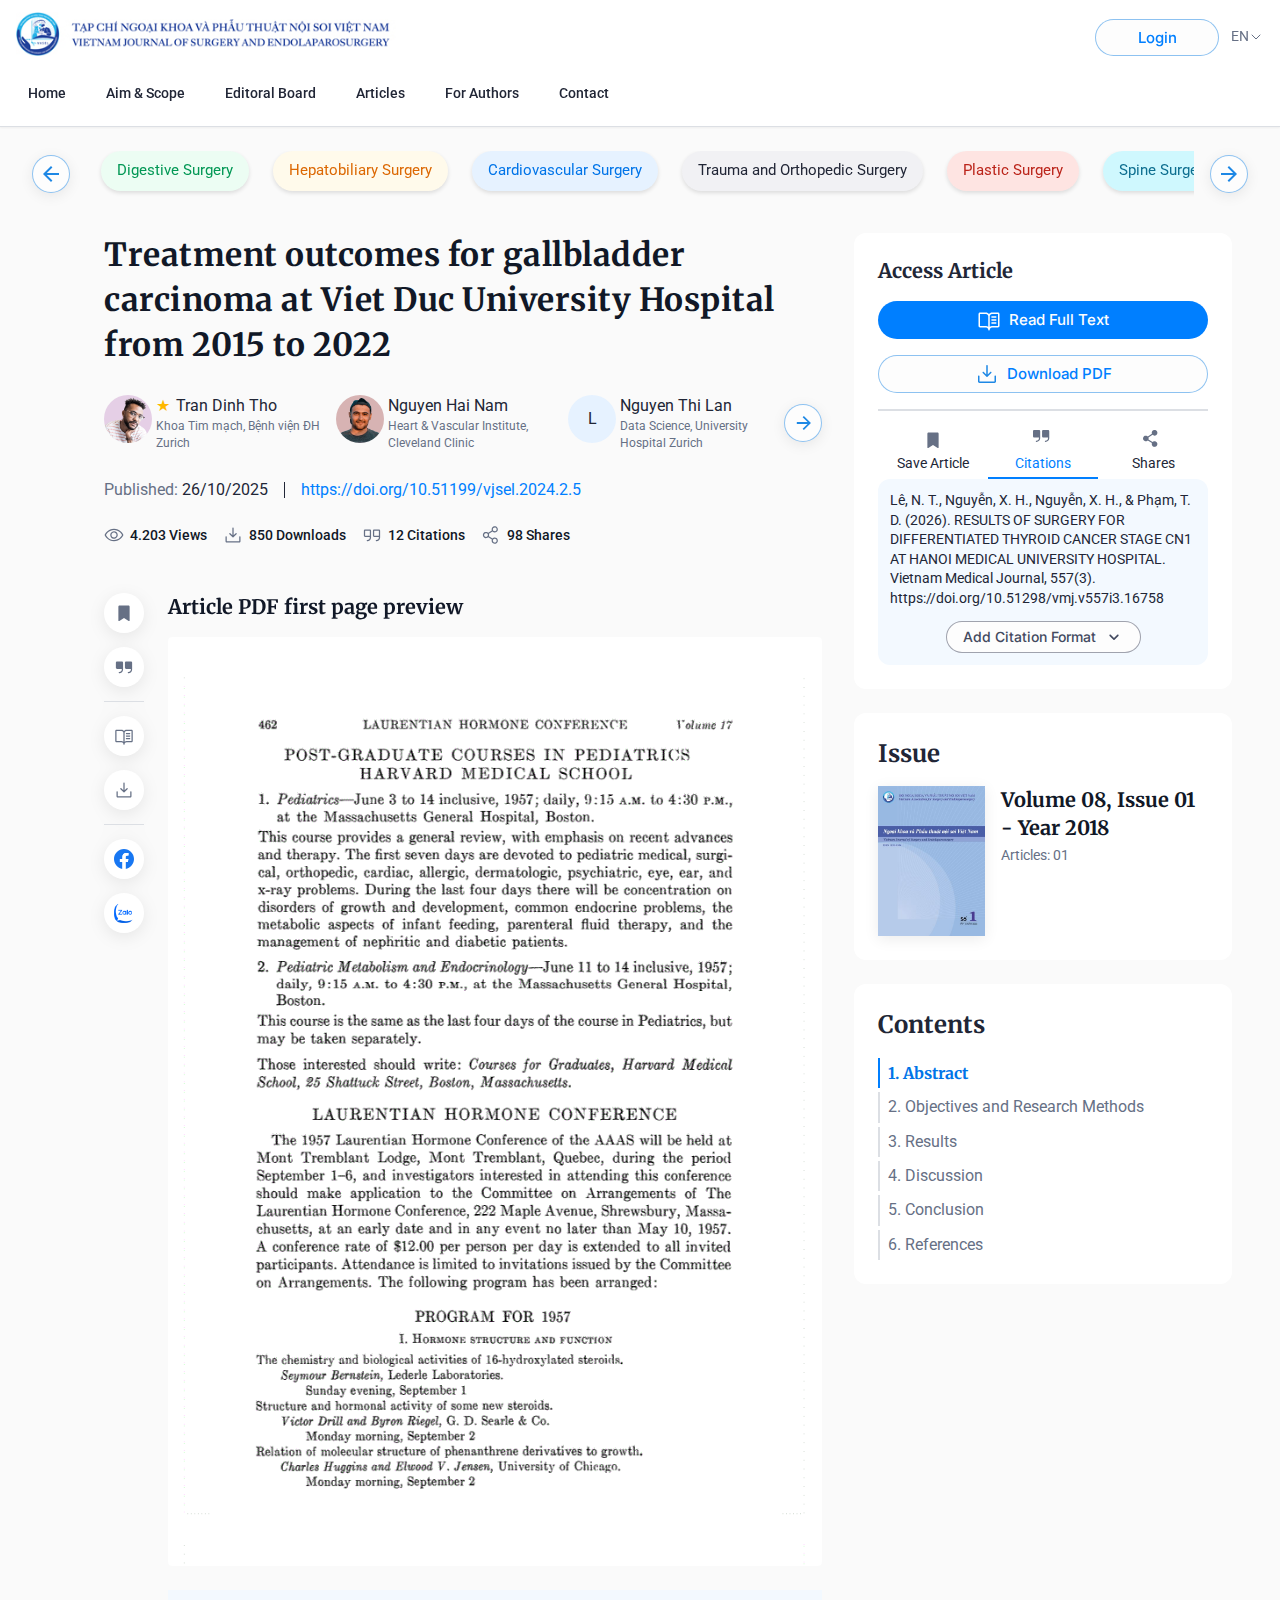
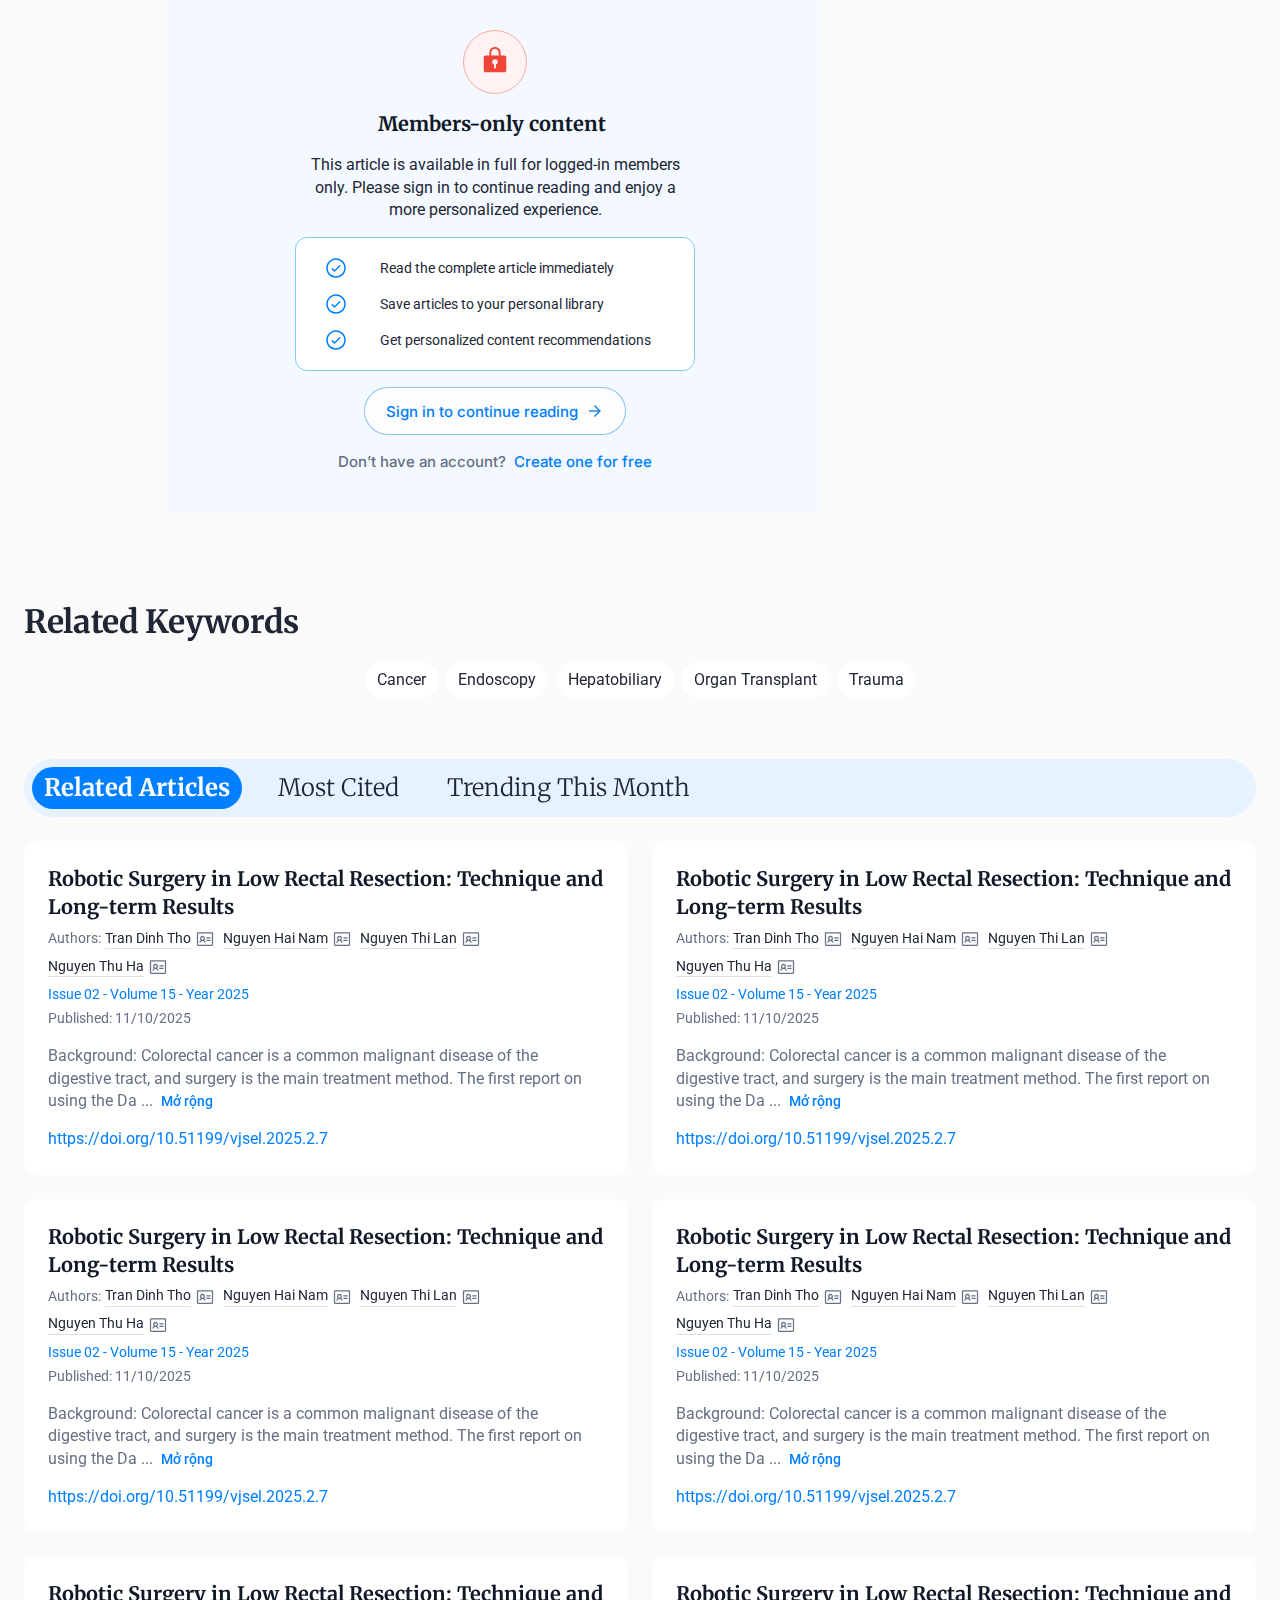
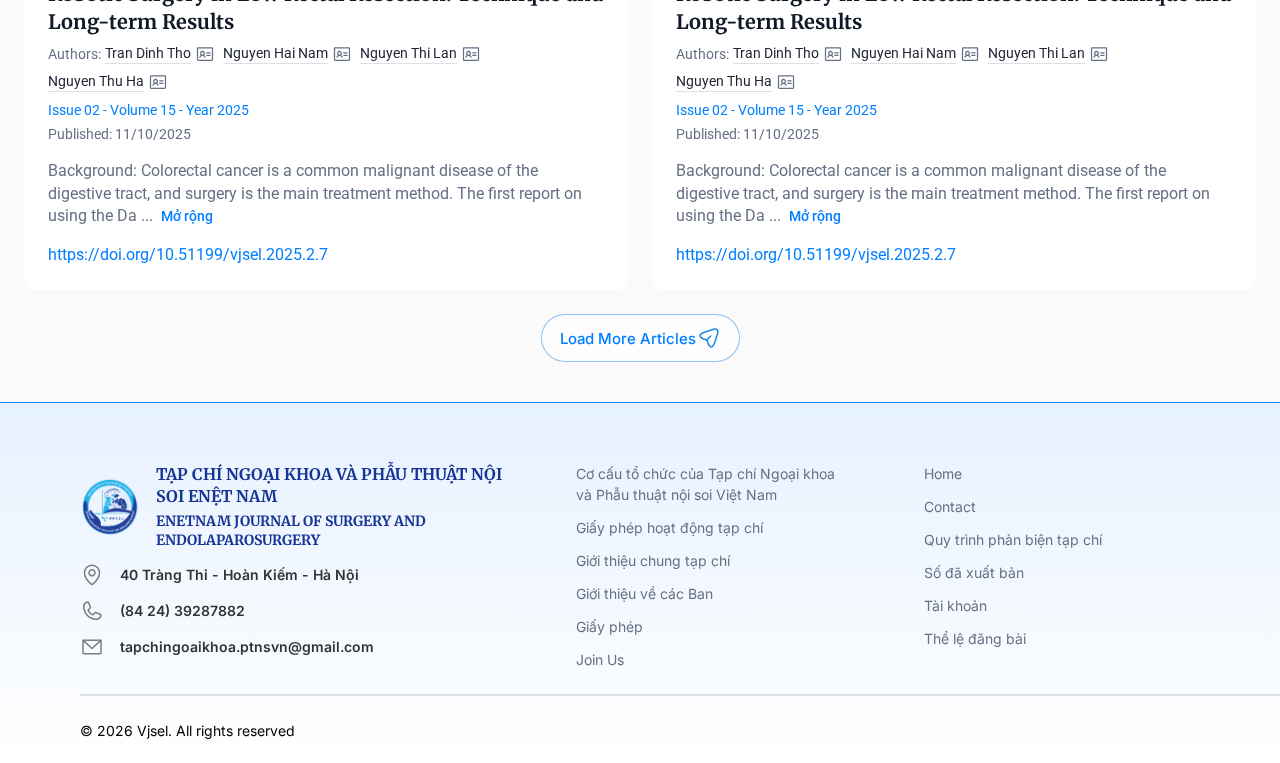
<file: DetailLock/index.html>
<!DOCTYPE html>
<html lang="en">

<head>
    <meta charset="UTF-8">
    <meta name="viewport" content="width=device-width, initial-scale=1.0">
    <title>Treatment outcomes for gallbladder carcinoma</title>
    <link rel="stylesheet" href="detailpage.css">
    <!-- Swiper CSS -->
    <link rel="stylesheet" href="https://cdn.jsdelivr.net/npm/swiper@11/swiper-bundle.min.css" />
    <link rel="stylesheet" href="../shared/nav-scroll.css">
    <link rel="preconnect" href="https://fonts.googleapis.com">
    <link rel="preconnect" href="https://fonts.gstatic.com" crossorigin>
    <link
        href="https://fonts.googleapis.com/css2?family=Inter:wght@400;500;600&family=Merriweather:wght@300;400;700&family=Roboto:wght@400;500&display=swap"
        rel="stylesheet">
</head>

<body>
    <!-- Site Header - Thanh điều hướng chính -->
    <header class="site-header" role="banner">
        <!-- Logo -->
        <div class="site-header__logo">
            <img src="asset/img_logo/vasel-header.png" alt="VJSEL - Vietnam Journal of Surgery and Endoscopy"
                class="site-header__logo-img">
        </div>

        <!-- Main Navigation -->
        <nav class="site-header__nav" role="navigation" aria-label="Menu điều hướng chính">
            <ul class="main-nav">
                <li class="main-nav__item">
                    <a href="#" class="main-nav__link">Home</a>
                </li>
                <li class="main-nav__item">
                    <a href="#" class="main-nav__link">Aim & Scope</a>
                </li>
                <li class="main-nav__item">
                    <a href="#" class="main-nav__link">Editoral Board</a>
                </li>
                <li class="main-nav__item">
                    <a href="#" class="main-nav__link">Articles</a>
                </li>
                <li class="main-nav__item">
                    <a href="#" class="main-nav__link">For Authors</a>
                </li>
                <li class="main-nav__item">
                    <a href="#" class="main-nav__link">Contact</a>
                </li>
            </ul>
        </nav>

        <!-- User Actions -->
        <div class="site-header__actions">
            <!-- Login Button -->
            <a href="#" class="login-btn">Login</a>

            <!-- Language Selector -->
            <div class="language-selector" role="button" tabindex="0" aria-label="Chọn ngôn ngữ">
                <span class="language-selector__text">EN</span>
                <div class="language-selector__icon">
                    <svg fill="none" viewBox="0 0 16 16">
                        <path d="M4 6L8 10L12 6" stroke="#667085" stroke-linecap="round" stroke-linejoin="round" />
                    </svg>
                </div>
            </div>
        </div>
    </header>

    <!-- Category Navigation Filter -->
    <nav class="category-nav" role="navigation" aria-label="Danh mục phẫu thuật">
        <div class="category-nav__container">
            <!-- Previous Button -->
            <button class="category-nav__button category-nav__button--prev swiper-button-disabled"
                aria-label="Previous slide" tabindex="-1" aria-controls="swiper-wrapper-79b410cca93a4ad32"
                aria-disabled="true" disabled="">
                <svg class="category-nav__button-icon" viewBox="0 0 24 24" fill="none">
                    <path d="M12 4L10.59 5.41L16.17 11H4V13H16.17L10.59 18.59L12 20L20 12L12 4Z" fill="#1E88E5"
                        transform="scale(-1, 1) translate(-24, 0)"></path>
                </svg>
            </button>

            <!-- Next Button -->
            <button class="category-nav__button category-nav__button--next" aria-label="Next slide" tabindex="0"
                aria-controls="swiper-wrapper-79b410cca93a4ad32" aria-disabled="false">
                <svg class="category-nav__button-icon" viewBox="0 0 24 24" fill="none">
                    <path d="M12 4L10.59 5.41L16.17 11H4V13H16.17L10.59 18.59L12 20L20 12L12 4Z" fill="#1E88E5"></path>
                </svg>
            </button>

            <!-- Scrollable Category List -->
            <div class="category-nav__scroll swiper swiper-initialized swiper-horizontal swiper-free-mode">
                <ul class="category-nav__list swiper-wrapper" id="swiper-wrapper-79b410cca93a4ad32" aria-live="polite"
                    style="cursor: grab; transition-duration: 0ms; transform: translate3d(0px, 0px, 0px); transition-delay: 0ms;">
                    <li class="category-nav__item swiper-slide swiper-slide-active" role="group" aria-label="1 / 11"
                        style="margin-right: 12px;">
                        <button class="category-nav__tag" style="background-color: #ecfdf3; color: #039855;"
                            aria-label="Digestive Surgery">
                            <span class="category-nav__tag-text">Digestive Surgery</span>
                        </button>
                    </li>
                    <li class="category-nav__item swiper-slide swiper-slide-next" role="group" aria-label="2 / 11"
                        style="margin-right: 12px;">
                        <button class="category-nav__tag" style="background-color: #fffaeb; color: #dc6803;"
                            aria-label="Hepatobiliary Surgery">
                            <span class="category-nav__tag-text">Hepatobiliary Surgery</span>
                        </button>
                    </li>
                    <li class="category-nav__item swiper-slide" role="group" aria-label="3 / 11"
                        style="margin-right: 12px;">
                        <button class="category-nav__tag" style="background-color: #e6f2ff; color: #0074e8;"
                            aria-label="Cardiovascular Surgery">
                            <span class="category-nav__tag-text">Cardiovascular Surgery</span>
                        </button>
                    </li>
                    <li class="category-nav__item swiper-slide" role="group" aria-label="4 / 11"
                        style="margin-right: 12px;">
                        <button class="category-nav__tag" style="background-color: #f1f1f4; color: #212636;"
                            aria-label="Trauma and Orthopedic Surgery">
                            <span class="category-nav__tag-text">Trauma and Orthopedic Surgery</span>
                        </button>
                    </li>
                    <li class="category-nav__item swiper-slide" role="group" aria-label="5 / 11"
                        style="margin-right: 12px;">
                        <button class="category-nav__tag" style="background-color: #fee4e2; color: #bb241a;"
                            aria-label="Plastic Surgery">
                            <span class="category-nav__tag-text">Plastic Surgery</span>
                        </button>
                    </li>
                    <li class="category-nav__item swiper-slide" role="group" aria-label="6 / 11"
                        style="margin-right: 12px;">
                        <button class="category-nav__tag" style="background-color: #cff8fe; color: #0e6f90;"
                            aria-label="Spine Surgery">
                            <span class="category-nav__tag-text">Spine Surgery</span>
                        </button>
                    </li>
                    <li class="category-nav__item swiper-slide" role="group" aria-label="7 / 11"
                        style="margin-right: 12px;">
                        <button class="category-nav__tag" style="background-color: #ecddff; color: #98007c;"
                            aria-label="Neurosurgery">
                            <span class="category-nav__tag-text">Neurosurgery</span>
                        </button>
                    </li>
                    <li class="category-nav__item swiper-slide" role="group" aria-label="8 / 11"
                        style="margin-right: 12px;">
                        <button class="category-nav__tag" style="background-color: #e8ffdd; color: #237000;"
                            aria-label="Urology Surgery">
                            <span class="category-nav__tag-text">Urology Surgery</span>
                        </button>
                    </li>
                    <li class="category-nav__item swiper-slide" role="group" aria-label="9 / 11"
                        style="margin-right: 12px;">
                        <button class="category-nav__tag" style="background-color: #fdddff; color: #800088;"
                            aria-label="Resuscitation">
                            <span class="category-nav__tag-text">Resuscitation</span>
                        </button>
                    </li>
                    <li class="category-nav__item swiper-slide" role="group" aria-label="10 / 11"
                        style="margin-right: 12px;">
                        <button class="category-nav__tag" style="background-color: #fdffdd; color: #a2ae00;"
                            aria-label="Surgical Nursing">
                            <span class="category-nav__tag-text">Surgical Nursing</span>
                        </button>
                    </li>
                    <li class="category-nav__item swiper-slide" role="group" aria-label="11 / 11"
                        style="margin-right: 12px;">
                        <button class="category-nav__tag" style="background-color: #d0d0d0; color: #212636;"
                            aria-label="Other">
                            <span class="category-nav__tag-text">Other</span>
                        </button>
                    </li>
                </ul>
                <span class="swiper-notification" aria-live="assertive" aria-atomic="true"></span>
            </div>
        </div>
    </nav>

    <div class="article">
        <div class="article__container">
            <div class="article__content">
                <!-- Left Main Content -->
                <div class="article__left">
                    <!-- Header Section -->
                    <div class="article__header">
                        <h1 class="article__title">Treatment outcomes for gallbladder carcinoma at Viet Duc University
                            Hospital from 2015 to 2022</h1>

                        <!-- Authors Section Wrapper -->
                        <div class="author-wrapper">
                            <!-- Authors List -->
                            <div class="author-list">
                                <div class="author-card">
                                    <img src="asset/img_body/img_body1.png" alt="Tran Dinh Tho"
                                        class="author-card__avatar">
                                    <div class="author-card__info">
                                        <div class="author-card__name">Tran Dinh Tho</div>
                                        <div class="author-card__institution">Khoa Tim mạch, Bệnh viện ĐH Zurich</div>
                                        <div class="author-card__role">Tác giả chính</div>
                                    </div>
                                </div>

                                <div class="author-card">
                                    <img src="asset/img_body/img_body2.png" alt="Nguyen Hai Nam"
                                        class="author-card__avatar">
                                    <div class="author-card__info">
                                        <div class="author-card__name">Nguyen Hai Nam</div>
                                        <div class="author-card__institution">Heart & Vascular Institute, Cleveland
                                            Clinic
                                        </div>
                                        <div class="author-card__role">Đồng nghiên cứu</div>
                                    </div>
                                </div>

                                <div class="author-card">
                                    <div class="author-card__avatar author-card__avatar--initial">L</div>
                                    <div class="author-card__info">
                                        <div class="author-card__name">Nguyen Thi Lan</div>
                                        <div class="author-card__institution">Data Science, University Hospital Zurich
                                        </div>
                                        <div class="author-card__role">Phụ trách thống kê</div>
                                    </div>
                                </div>

                                <div class="author-card">
                                    <div class="author-card__avatar author-card__avatar--initial">L</div>
                                    <div class="author-card__info">
                                        <div class="author-card__name">Nguyen Thi Lan</div>
                                        <div class="author-card__institution">Data Science, University Hospital Zurich
                                        </div>
                                        <div class="author-card__role">Phụ trách thống kê</div>
                                    </div>
                                </div>
                            </div>

                            <!-- Scroll Button -->
                            <button class="author-list__scroll-btn" aria-label="Scroll to view more authors">
                                <div class="author-list__scroll-btn-base">
                                    <div class="author-list__scroll-icon">
                                        <img src="asset/img_body/img_body8.svg" alt="Scroll" />
                                    </div>
                                </div>
                            </button>
                        </div>

                        <!-- Publication Info -->
                        <div class="publication-info">
                            <div class="publication-info__date">
                                <span class="publication-info__label">Published:</span>
                                <span class="publication-info__value">26/10/2025</span>
                            </div>
                            <div class="publication-info__separator"></div>
                            <a href="https://doi.org/10.51199/vjsel.2024.2.5"
                                class="publication-info__doi">https://doi.org/10.51199/vjsel.2024.2.5</a>
                        </div>

                        <!-- Statistics -->
                        <div class="stats">
                            <div class="stats__item">
                                <svg class="stats__icon" fill="none" viewBox="0 0 20 20">
                                    <path
                                        d="M19.3211 9.74688C19.2937 9.68516 18.632 8.21719 17.1609 6.74609C15.2008 4.78594 12.725 3.75 10 3.75C7.275 3.75 4.79922 4.78594 2.83906 6.74609C1.36797 8.21719 0.703125 9.6875 0.678906 9.74688C0.64337 9.82681 0.625007 9.91331 0.625007 10.0008C0.625007 10.0883 0.64337 10.1748 0.678906 10.2547C0.70625 10.3164 1.36797 11.7836 2.83906 13.2547C4.79922 15.2141 7.275 16.25 10 16.25C12.725 16.25 15.2008 15.2141 17.1609 13.2547C18.632 11.7836 19.2937 10.3164 19.3211 10.2547C19.3566 10.1748 19.375 10.0883 19.375 10.0008C19.375 9.91331 19.3566 9.82681 19.3211 9.74688ZM10 15C7.59531 15 5.49453 14.1258 3.75547 12.4023C3.04191 11.6927 2.43483 10.8836 1.95312 10C2.4347 9.11636 3.04179 8.30717 3.75547 7.59766C5.49453 5.87422 7.59531 5 10 5C12.4047 5 14.5055 5.87422 16.2445 7.59766C16.9595 8.307 17.5679 9.11619 18.0508 10C17.4875 11.0516 15.0336 15 10 15ZM10 6.25C9.25832 6.25 8.5333 6.46993 7.91661 6.88199C7.29993 7.29404 6.81928 7.87971 6.53545 8.56494C6.25162 9.25016 6.17736 10.0042 6.32205 10.7316C6.46675 11.459 6.8239 12.1272 7.34835 12.6517C7.8728 13.1761 8.54098 13.5333 9.26841 13.6779C9.99584 13.8226 10.7498 13.7484 11.4351 13.4645C12.1203 13.1807 12.706 12.7001 13.118 12.0834C13.5301 11.4667 13.75 10.7417 13.75 10C13.749 9.00576 13.3535 8.05253 12.6505 7.34949C11.9475 6.64645 10.9942 6.25103 10 6.25ZM10 12.5C9.50555 12.5 9.0222 12.3534 8.61107 12.0787C8.19995 11.804 7.87952 11.4135 7.6903 10.9567C7.50108 10.4999 7.45157 9.99723 7.54804 9.51227C7.6445 9.02732 7.8826 8.58186 8.23223 8.23223C8.58186 7.8826 9.02732 7.6445 9.51227 7.54804C9.99723 7.45157 10.4999 7.50108 10.9567 7.6903C11.4135 7.87952 11.804 8.19995 12.0787 8.61107C12.3534 9.0222 12.5 9.50555 12.5 10C12.5 10.663 12.2366 11.2989 11.7678 11.7678C11.2989 12.2366 10.663 12.5 10 12.5Z"
                                        fill="#667085" />
                                </svg>
                                <span class="stats__text">4.203 Views</span>
                            </div>
                            <div class="stats__item">
                                <svg class="stats__icon" fill="none" viewBox="0 0 20 20">
                                    <path
                                        d="M17.5 11.875V16.25C17.5 16.5815 17.3683 16.8995 17.1339 17.1339C16.8995 17.3683 16.5815 17.5 16.25 17.5H3.75C3.41848 17.5 3.10054 17.3683 2.86612 17.1339C2.6317 16.8995 2.5 16.5815 2.5 16.25V11.875C2.5 11.7092 2.56585 11.5503 2.68306 11.4331C2.80027 11.3158 2.95924 11.25 3.125 11.25C3.29076 11.25 3.44973 11.3158 3.56694 11.4331C3.68415 11.5503 3.75 11.7092 3.75 11.875V16.25H16.25V11.875C16.25 11.7092 16.3158 11.5503 16.4331 11.4331C16.5503 11.3158 16.7092 11.25 16.875 11.25C17.0408 11.25 17.1997 11.3158 17.3169 11.4331C17.4342 11.5503 17.5 11.7092 17.5 11.875ZM9.55781 12.3172C9.61586 12.3753 9.68479 12.4214 9.76066 12.4529C9.83654 12.4843 9.91787 12.5005 10 12.5005C10.0821 12.5005 10.1635 12.4843 10.2393 12.4529C10.3152 12.4214 10.3841 12.3753 10.4422 12.3172L13.5672 9.19219C13.6253 9.13412 13.6713 9.06518 13.7027 8.98931C13.7342 8.91344 13.7503 8.83212 13.7503 8.75C13.7503 8.66788 13.7342 8.58656 13.7027 8.51069C13.6713 8.43482 13.6253 8.36588 13.5672 8.30781C13.5091 8.24974 13.4402 8.20368 13.3643 8.17225C13.2884 8.14083 13.2071 8.12465 13.125 8.12465C13.0429 8.12465 12.9616 8.14083 12.8857 8.17225C12.8098 8.20368 12.7409 8.24974 12.6828 8.30781L10.625 10.3664V3.125C10.625 2.95924 10.5592 2.80027 10.4419 2.68306C10.3247 2.56585 10.1658 2.5 10 2.5C9.83424 2.5 9.67527 2.56585 9.55806 2.68306C9.44085 2.80027 9.375 2.95924 9.375 3.125V10.3664L7.31719 8.30781C7.19991 8.19054 7.04085 8.12465 6.875 8.12465C6.70915 8.12465 6.55009 8.19054 6.43281 8.30781C6.31554 8.42509 6.24965 8.58415 6.24965 8.75C6.24965 8.91585 6.31554 9.07491 6.43281 9.19219L9.55781 12.3172Z"
                                        fill="#667085" />
                                </svg>
                                <span class="stats__text">850 Downloads</span>
                            </div>
                            <div class="stats__item">
                                <svg class="stats__icon" fill="none" viewBox="0 0 20 20">
                                    <path
                                        d="M7.8125 4.375H3.125C2.79348 4.375 2.47554 4.5067 2.24112 4.74112C2.0067 4.97554 1.875 5.29348 1.875 5.625V10.625C1.875 10.9565 2.0067 11.2745 2.24112 11.5089C2.47554 11.7433 2.79348 11.875 3.125 11.875H7.8125V12.5C7.8125 13.163 7.54911 13.7989 7.08027 14.2678C6.61143 14.7366 5.97554 15 5.3125 15C5.14674 15 4.98777 15.0658 4.87056 15.1831C4.75335 15.3003 4.6875 15.4592 4.6875 15.625C4.6875 15.7908 4.75335 15.9497 4.87056 16.0669C4.98777 16.1842 5.14674 16.25 5.3125 16.25C6.30674 16.249 7.25997 15.8535 7.96301 15.1505C8.66605 14.4475 9.06147 13.4942 9.0625 12.5V5.625C9.0625 5.29348 8.9308 4.97554 8.69638 4.74112C8.46196 4.5067 8.14402 4.375 7.8125 4.375ZM7.8125 10.625H3.125V5.625H7.8125V10.625ZM16.875 4.375H12.1875C11.856 4.375 11.538 4.5067 11.3036 4.74112C11.0692 4.97554 10.9375 5.29348 10.9375 5.625V10.625C10.9375 10.9565 11.0692 11.2745 11.3036 11.5089C11.538 11.7433 11.856 11.875 12.1875 11.875H16.875V12.5C16.875 13.163 16.6116 13.7989 16.1428 14.2678C15.6739 14.7366 15.038 15 14.375 15C14.2092 15 14.0503 15.0658 13.9331 15.1831C13.8158 15.3003 13.75 15.4592 13.75 15.625C13.75 15.7908 13.8158 15.9497 13.9331 16.0669C14.0503 16.1842 14.2092 16.25 14.375 16.25C15.3692 16.249 16.3225 15.8535 17.0255 15.1505C17.7285 14.4475 18.124 13.4942 18.125 12.5V5.625C18.125 5.29348 17.9933 4.97554 17.7589 4.74112C17.5245 4.5067 17.2065 4.375 16.875 4.375ZM16.875 10.625H12.1875V5.625H16.875V10.625Z"
                                        fill="#667085" />
                                </svg>
                                <span class="stats__text">12 Citations</span>
                            </div>
                            <div class="stats__item">
                                <svg class="stats__icon" fill="none" viewBox="0 0 20 20">
                                    <path
                                        d="M13.7497 12.5001C13.3328 12.4999 12.9201 12.5835 12.536 12.7457C12.1519 12.9079 11.8043 13.1456 11.5138 13.4446L7.9122 11.1297C8.1955 10.4033 8.1955 9.59686 7.9122 8.87037L11.5138 6.55553C12.0547 7.10969 12.7822 7.44323 13.5551 7.49149C14.3281 7.53975 15.0914 7.29929 15.6971 6.81674C16.3028 6.33418 16.7078 5.64391 16.8335 4.87974C16.9592 4.11557 16.7966 3.33196 16.3774 2.68082C15.9581 2.02968 15.312 1.55741 14.5644 1.35557C13.8167 1.15373 13.0207 1.23669 12.3307 1.58839C11.6408 1.94008 11.106 2.53544 10.83 3.25904C10.5541 3.98264 10.5566 4.78293 10.8372 5.50475L7.23564 7.81959C6.80194 7.37434 6.24531 7.06853 5.63692 6.94127C5.02852 6.814 4.39599 6.87106 3.82019 7.10514C3.24438 7.33922 2.75147 7.7397 2.40445 8.25537C2.05743 8.77105 1.87207 9.37849 1.87207 10.0001C1.87207 10.6216 2.05743 11.2291 2.40445 11.7447C2.75147 12.2604 3.24438 12.6609 3.82019 12.895C4.39599 13.1291 5.02852 13.1861 5.63692 13.0589C6.24531 12.9316 6.80194 12.6258 7.23564 12.1805L10.8372 14.4954C10.5959 15.1177 10.5602 15.8008 10.7353 16.4449C10.9104 17.0889 11.2871 17.66 11.8102 18.0745C12.3334 18.4889 12.9755 18.725 13.6425 18.7482C14.3095 18.7713 14.9664 18.5803 15.517 18.2031C16.0676 17.8259 16.483 17.2823 16.7023 16.6519C16.9216 16.0216 16.9334 15.3376 16.7358 14.7C16.5383 14.0625 16.1418 13.505 15.6044 13.1091C15.0671 12.7133 14.4171 12.4998 13.7497 12.5001ZM13.7497 2.50006C14.1205 2.50006 14.4831 2.61003 14.7914 2.81606C15.0997 3.02208 15.3401 3.31492 15.482 3.65753C15.6239 4.00014 15.661 4.37714 15.5887 4.74085C15.5163 5.10457 15.3377 5.43866 15.0755 5.70089C14.8133 5.96311 14.4792 6.14169 14.1155 6.21403C13.7518 6.28638 13.3748 6.24925 13.0322 6.10734C12.6896 5.96542 12.3967 5.7251 12.1907 5.41676C11.9847 5.10841 11.8747 4.7459 11.8747 4.37506C11.8747 3.87778 12.0722 3.40087 12.4239 3.04924C12.7755 2.69761 13.2524 2.50006 13.7497 2.50006ZM4.9997 11.8751C4.62886 11.8751 4.26635 11.7651 3.95801 11.5591C3.64966 11.353 3.40934 11.0602 3.26743 10.7176C3.12551 10.375 3.08838 9.99798 3.16073 9.63427C3.23307 9.27055 3.41165 8.93646 3.67387 8.67424C3.9361 8.41201 4.27019 8.23344 4.63391 8.16109C4.99762 8.08874 5.37462 8.12587 5.71723 8.26779C6.05984 8.4097 6.35268 8.65002 6.5587 8.95837C6.76473 9.26671 6.8747 9.62922 6.8747 10.0001C6.8747 10.4973 6.67716 10.9743 6.32552 11.3259C5.97389 11.6775 5.49698 11.8751 4.9997 11.8751ZM13.7497 17.5001C13.3789 17.5001 13.0163 17.3901 12.708 17.1841C12.3997 16.978 12.1593 16.6852 12.0174 16.3426C11.8755 16 11.8384 15.623 11.9107 15.2593C11.9831 14.8955 12.1617 14.5615 12.4239 14.2992C12.6861 14.037 13.0202 13.8584 13.3839 13.7861C13.7476 13.7137 14.1246 13.7509 14.4672 13.8928C14.8098 14.0347 15.1027 14.275 15.3087 14.5834C15.5147 14.8917 15.6247 15.2542 15.6247 15.6251C15.6247 16.1223 15.4272 16.5993 15.0755 16.9509C14.7239 17.3025 14.247 17.5001 13.7497 17.5001Z"
                                        fill="#667085" />
                                </svg>
                                <span class="stats__text">98 Shares</span>
                            </div>
                        </div>
                    </div>

                    <!-- Main Content with Floating Actions -->
                    <div class="article__body">
                        <!-- Floating Action Sidebar -->
                        <div class="action-sidebar">
                            <button class="action-sidebar__btn">
                                <svg class="action-sidebar__icon" fill="none" viewBox="0 0 20 20">
                                    <path
                                        d="M14.375 2.5H5.625C5.29348 2.5 4.97554 2.6317 4.74112 2.86612C4.5067 3.10054 4.375 3.41848 4.375 3.75V17.5C4.37506 17.6115 4.40496 17.721 4.46161 17.8171C4.51826 17.9132 4.59959 17.9924 4.69716 18.0464C4.79473 18.1005 4.90498 18.1274 5.01648 18.1245C5.12798 18.1215 5.23666 18.0888 5.33125 18.0297L10 15.1117L14.6695 18.0297C14.7641 18.0886 14.8727 18.1212 14.9841 18.124C15.0955 18.1268 15.2056 18.0998 15.303 18.0458C15.4005 17.9918 15.4817 17.9127 15.5383 17.8167C15.5949 17.7208 15.6249 17.6114 15.625 17.5V3.75C15.625 3.41848 15.4933 3.10054 15.2589 2.86612C15.0245 2.6317 14.7065 2.5 14.375 2.5Z"
                                        fill="#667085" />
                                </svg>
                            </button>
                            <button class="action-sidebar__btn">
                                <svg class="action-sidebar__icon" fill="none" viewBox="0 0 20 20">
                                    <path
                                        d="M9.0625 5.625V12.5C9.06147 13.4942 8.66605 14.4475 7.96301 15.1505C7.25997 15.8535 6.30674 16.249 5.3125 16.25C5.14674 16.25 4.98777 16.1842 4.87056 16.0669C4.75335 15.9497 4.6875 15.7908 4.6875 15.625C4.6875 15.4592 4.75335 15.3003 4.87056 15.1831C4.98777 15.0658 5.14674 15 5.3125 15C5.97554 15 6.61143 14.7366 7.08027 14.2678C7.54911 13.7989 7.8125 13.163 7.8125 12.5V11.875H3.125C2.79348 11.875 2.47554 11.7433 2.24112 11.5089C2.0067 11.2745 1.875 10.9565 1.875 10.625V5.625C1.875 5.29348 2.0067 4.97554 2.24112 4.74112C2.47554 4.5067 2.79348 4.375 3.125 4.375H7.8125C8.14402 4.375 8.46196 4.5067 8.69638 4.74112C8.9308 4.97554 9.0625 5.29348 9.0625 5.625ZM16.875 4.375H12.1875C11.856 4.375 11.538 4.5067 11.3036 4.74112C11.0692 4.97554 10.9375 5.29348 10.9375 5.625V10.625C10.9375 10.9565 11.0692 11.2745 11.3036 11.5089C11.538 11.7433 11.856 11.875 12.1875 11.875H16.875V12.5C16.875 13.163 16.6116 13.7989 16.1428 14.2678C15.6739 14.7366 15.038 15 14.375 15C14.2092 15 14.0503 15.0658 13.9331 15.1831C13.8158 15.3003 13.75 15.4592 13.75 15.625C13.75 15.7908 13.8158 15.9497 13.9331 16.0669C14.0503 16.1842 14.2092 16.25 14.375 16.25C15.3692 16.249 16.3225 15.8535 17.0255 15.1505C17.7285 14.4475 18.124 13.4942 18.125 12.5V5.625C18.125 5.29348 17.9933 4.97554 17.7589 4.74112C17.5245 4.5067 17.2065 4.375 16.875 4.375Z"
                                        fill="#667085" />
                                </svg>
                            </button>
                            <div class="action-sidebar__divider"></div>
                            <button class="action-sidebar__btn">
                                <svg class="action-sidebar__icon" fill="none" viewBox="0 0 20 20">
                                    <path
                                        d="M17.5 3.75H12.5C12.0149 3.75 11.5364 3.86295 11.1025 4.07991C10.6685 4.29688 10.2911 4.61189 10 5C9.70892 4.61189 9.33147 4.29688 8.89754 4.07991C8.46362 3.86295 7.98514 3.75 7.5 3.75H2.5C2.16848 3.75 1.85054 3.8817 1.61612 4.11612C1.3817 4.35054 1.25 4.66848 1.25 5V15C1.25 15.3315 1.3817 15.6495 1.61612 15.8839C1.85054 16.1183 2.16848 16.25 2.5 16.25H7.5C7.99728 16.25 8.47419 16.4475 8.82583 16.7992C9.17746 17.1508 9.375 17.6277 9.375 18.125C9.375 18.2908 9.44085 18.4497 9.55806 18.5669C9.67527 18.6842 9.83424 18.75 10 18.75C10.1658 18.75 10.3247 18.6842 10.4419 18.5669C10.5592 18.4497 10.625 18.2908 10.625 18.125C10.625 17.6277 10.8225 17.1508 11.1742 16.7992C11.5258 16.4475 12.0027 16.25 12.5 16.25H17.5C17.8315 16.25 18.1495 16.1183 18.3839 15.8839C18.6183 15.6495 18.75 15.3315 18.75 15V5C18.75 4.66848 18.6183 4.35054 18.3839 4.11612C18.1495 3.8817 17.8315 3.75 17.5 3.75ZM7.5 15H2.5V5H7.5C7.99728 5 8.47419 5.19754 8.82583 5.54917C9.17746 5.90081 9.375 6.37772 9.375 6.875V15.625C8.83458 15.2183 8.17633 14.9989 7.5 15ZM17.5 15H12.5C11.8237 14.9989 11.1654 15.2183 10.625 15.625V6.875C10.625 6.37772 10.8225 5.90081 11.1742 5.54917C11.5258 5.19754 12.0027 5 12.5 5H17.5V15ZM12.5 6.875H15.625C15.7908 6.875 15.9497 6.94085 16.0669 7.05806C16.1842 7.17527 16.25 7.33424 16.25 7.5C16.25 7.66576 16.1842 7.82473 16.0669 7.94194C15.9497 8.05915 15.7908 8.125 15.625 8.125H12.5C12.3342 8.125 12.1753 8.05915 12.0581 7.94194C11.9408 7.82473 11.875 7.66576 11.875 7.5C11.875 7.33424 11.9408 7.17527 12.0581 7.05806C12.1753 6.94085 12.3342 6.875 12.5 6.875ZM16.25 10C16.25 10.1658 16.1842 10.3247 16.0669 10.4419C15.9497 10.5592 15.7908 10.625 15.625 10.625H12.5C12.3342 10.625 12.1753 10.5592 12.0581 10.4419C11.9408 10.3247 11.875 10.1658 11.875 10C11.875 9.83424 11.9408 9.67527 12.0581 9.55806C12.1753 9.44085 12.3342 9.375 12.5 9.375H15.625C15.7908 9.375 15.9497 9.44085 16.0669 9.55806C16.1842 9.67527 16.25 9.83424 16.25 10ZM16.25 12.5C16.25 12.6658 16.1842 12.8247 16.0669 12.9419C15.9497 13.0592 15.7908 13.125 15.625 13.125H12.5C12.3342 13.125 12.1753 13.0592 12.0581 12.9419C11.9408 12.8247 11.875 12.6658 11.875 12.5C11.875 12.3342 11.9408 12.1753 12.0581 12.0581C12.1753 11.9408 12.3342 11.875 12.5 11.875H15.625C15.7908 11.875 15.9497 11.9408 16.0669 12.0581C16.1842 12.1753 16.25 12.3342 16.25 12.5Z"
                                        fill="#667085" />
                                </svg>
                            </button>
                            <button class="action-sidebar__btn">
                                <svg class="action-sidebar__icon" fill="none" viewBox="0 0 20 20">
                                    <path
                                        d="M17.5 11.875V16.25C17.5 16.5815 17.3683 16.8995 17.1339 17.1339C16.8995 17.3683 16.5815 17.5 16.25 17.5H3.75C3.41848 17.5 3.10054 17.3683 2.86612 17.1339C2.6317 16.8995 2.5 16.5815 2.5 16.25V11.875C2.5 11.7092 2.56585 11.5503 2.68306 11.4331C2.80027 11.3158 2.95924 11.25 3.125 11.25C3.29076 11.25 3.44973 11.3158 3.56694 11.4331C3.68415 11.5503 3.75 11.7092 3.75 11.875V16.25H16.25V11.875C16.25 11.7092 16.3158 11.5503 16.4331 11.4331C16.5503 11.3158 16.7092 11.25 16.875 11.25C17.0408 11.25 17.1997 11.3158 17.3169 11.4331C17.4342 11.5503 17.5 11.7092 17.5 11.875ZM9.55781 12.3172C9.61586 12.3753 9.68479 12.4214 9.76066 12.4529C9.83654 12.4843 9.91787 12.5005 10 12.5005C10.0821 12.5005 10.1635 12.4843 10.2393 12.4529C10.3152 12.4214 10.3841 12.3753 10.4422 12.3172L13.5672 9.19219C13.6253 9.13412 13.6713 9.06518 13.7027 8.98931C13.7342 8.91344 13.7503 8.83212 13.7503 8.75C13.7503 8.66788 13.7342 8.58656 13.7027 8.51069C13.6713 8.43482 13.6253 8.36588 13.5672 8.30781C13.5091 8.24974 13.4402 8.20368 13.3643 8.17225C13.2884 8.14083 13.2071 8.12465 13.125 8.12465C13.0429 8.12465 12.9616 8.14083 12.8857 8.17225C12.8098 8.20368 12.7409 8.24974 12.6828 8.30781L10.625 10.3664V3.125C10.625 2.95924 10.5592 2.80027 10.4419 2.68306C10.3247 2.56585 10.1658 2.5 10 2.5C9.83424 2.5 9.67527 2.56585 9.55806 2.68306C9.44085 2.80027 9.375 2.95924 9.375 3.125V10.3664L7.31719 8.30781C7.19991 8.19054 7.04085 8.12465 6.875 8.12465C6.70915 8.12465 6.55009 8.19054 6.43281 8.30781C6.31554 8.42509 6.24965 8.58415 6.24965 8.75C6.24965 8.91585 6.31554 9.07491 6.43281 9.19219L9.55781 12.3172Z"
                                        fill="#667085" />
                                </svg>
                            </button>
                            <div class="action-sidebar__divider"></div>
                            <button class="action-sidebar__btn">
                                <svg class="action-sidebar__icon" fill="none" viewBox="0 0 20 20">
                                    <g>
                                        <path
                                            d="M20 10C20 14.9914 16.343 19.1285 11.5625 19.8785V12.8906H13.8926L14.3359 10H11.5625V8.12422C11.5625 7.3332 11.95 6.5625 13.1922 6.5625H14.4531V4.10156C14.4531 4.10156 13.3086 3.90625 12.2145 3.90625C9.93047 3.90625 8.4375 5.29063 8.4375 7.79688V10H5.89844V12.8906H8.4375V19.8785C3.65703 19.1285 0 14.9914 0 10C0 4.47734 4.47734 0 10 0C15.5227 0 20 4.47734 20 10Z"
                                            fill="#1877F2" />
                                        <path
                                            d="M13.8926 12.8906L14.3359 10H11.5625V8.12418C11.5625 7.33336 11.9499 6.5625 13.1921 6.5625H14.4531V4.10156C14.4531 4.10156 13.3088 3.90625 12.2146 3.90625C9.93043 3.90625 8.4375 5.29063 8.4375 7.79688V10H5.89844V12.8906H8.4375V19.8785C8.94664 19.9584 9.46844 20 10 20C10.5316 20 11.0534 19.9584 11.5625 19.8785V12.8906H13.8926Z"
                                            fill="white" />
                                    </g>
                                </svg>
                            </button>
                            <button class="action-sidebar__btn">
                                <img src="asset/img_body/img_body3.png" alt="" class="action-sidebar__icon">
                            </button>
                        </div>

                        <!-- Content Lock Sections -->
                        <div class="content-lock">
                            <!-- 1. Preview Section: Phần xem trước trang đầu PDF -->
                            <section class="content-lock__preview">
                                <h2 class="content-lock__preview-title">Article PDF first page preview</h2>
                                <div class="content-lock__preview-image-wrapper">
                                    <img src="asset/img_body/contentlock.png" alt="Article Preview"
                                        class="content-lock__preview-image">
                                </div>
                            </section>

                            <!-- 2. Lockout Section: Phần thông báo khóa nội dung (Nền xanh) -->
                            <section class="content-lock__lockout">
                                <!-- Badge Icon: Biểu tượng ổ khóa -->
                                <div class="content-lock__badge">
                                    <div class="content-lock__badge-icon">
                                        <svg viewBox="0 0 32 32" fill="none" xmlns="http://www.w3.org/2000/svg">
                                            <path
                                                d="M26 10H22V7C22 5.4087 21.3679 3.88258 20.2426 2.75736C19.1174 1.63214 17.5913 1 16 1C14.4087 1 12.8826 1.63214 11.7574 2.75736C10.6321 3.88258 10 5.4087 10 7V10H6C5.46957 10 4.96086 10.2107 4.58579 10.5858C4.21071 10.9609 4 11.4696 4 12V26C4 26.5304 4.21071 27.0391 4.58579 27.4142C4.96086 27.7893 5.46957 28 6 28H26C26.5304 28 27.0391 27.7893 27.4142 27.4142C27.7893 27.0391 28 26.5304 28 26V12C28 11.4696 27.7893 10.9609 27.4142 10.5858C27.0391 10.2107 26.5304 10 26 10ZM17 19.8288V23C17 23.2652 16.8946 23.5196 16.7071 23.7071C16.5196 23.8946 16.2652 24 16 24C15.7348 24 15.4804 23.8946 15.2929 23.7071C15.1054 23.5196 15 23.2652 15 23V19.8288C14.3328 19.5929 13.7704 19.1287 13.4124 18.5183C13.0543 17.9079 12.9235 17.1905 13.0432 16.493C13.1629 15.7955 13.5253 15.1628 14.0663 14.7066C14.6074 14.2505 15.2923 14.0003 16 14.0003C16.7077 14.0003 17.3926 14.2505 17.9337 14.7066C18.4747 15.1628 18.8371 15.7955 18.9568 16.493C19.0765 17.1905 18.9457 17.9079 18.5876 18.5183C18.2296 19.1287 17.6672 19.5929 17 19.8288ZM20 10H12V7C12 5.93913 12.4214 4.92172 13.1716 4.17157C13.9217 3.42143 14.9391 3 16 3C17.0609 3 18.0783 3.42143 18.8284 4.17157C19.5786 4.92172 20 5.93913 20 7V10Z"
                                                fill="#F04438" />
                                        </svg>
                                    </div>
                                </div>

                                <h2 class="content-lock__title">Members-only content</h2>

                                <p class="content-lock__description">
                                    This article is available in full for logged-in members only. Please sign in to
                                    continue reading and
                                    enjoy a more personalized experience.
                                </p>

                                <!-- Benefits List: Danh sách quyền lợi -->
                                <ul class="content-lock__benefits">
                                    <li class="content-lock__benefit-item">
                                        <span class="content-lock__benefit-icon">
                                            <svg viewBox="0 0 24 24" fill="none" xmlns="http://www.w3.org/2000/svg">
                                                <path
                                                    d="M16.2806 9.21937C16.3504 9.28903 16.4057 9.37175 16.4434 9.46279C16.4812 9.55384 16.5006 9.65144 16.5006 9.75C16.5006 9.84856 16.4812 9.94616 16.4434 10.0372C16.4057 10.1283 16.3504 10.211 16.2806 10.2806L11.0306 15.5306C10.961 15.6004 10.8783 15.6557 10.7872 15.6934C10.6962 15.7312 10.5986 15.7506 10.5 15.7506C10.4014 15.7506 10.3038 15.7312 10.2128 15.6934C10.1217 15.6557 10.039 15.6004 9.96937 15.5306L7.71937 13.2806C7.57864 13.1399 7.49958 12.949 7.49958 12.75C7.49958 12.551 7.57864 12.3601 7.71937 12.2194C7.86011 12.0786 8.05098 11.9996 8.25 11.9996C8.44902 11.9996 8.63989 12.0786 8.78063 12.2194L10.5 13.9397L15.2194 9.21937C15.289 9.14964 15.3717 9.09432 15.4628 9.05658C15.5538 9.01884 15.6514 8.99941 15.75 8.99941C15.8486 8.99941 15.9462 9.01884 16.0372 9.05658C16.1283 9.09432 16.211 9.14964 16.2806 9.21937ZM21.75 12C21.75 13.9284 21.1782 15.8134 20.1068 17.4168C19.0355 19.0202 17.5127 20.2699 15.7312 21.0078C13.9496 21.7458 11.9892 21.9389 10.0979 21.5627C8.20655 21.1865 6.46927 20.2579 5.10571 18.8943C3.74215 17.5307 2.81355 15.7934 2.43734 13.9021C2.06114 12.0108 2.25422 10.0504 2.99217 8.26884C3.73013 6.48726 4.97981 4.96452 6.58319 3.89317C8.18657 2.82183 10.0716 2.25 12 2.25C14.585 2.25273 17.0634 3.28084 18.8913 5.10872C20.7192 6.93661 21.7473 9.41498 21.75 12ZM20.25 12C20.25 10.3683 19.7661 8.77325 18.8596 7.41655C17.9531 6.05984 16.6646 5.00242 15.1571 4.37799C13.6496 3.75357 11.9908 3.59019 10.3905 3.90852C8.79016 4.22685 7.32015 5.01259 6.16637 6.16637C5.01259 7.32015 4.22685 8.79016 3.90852 10.3905C3.59019 11.9908 3.75357 13.6496 4.37799 15.1571C5.00242 16.6646 6.05984 17.9531 7.41655 18.8596C8.77325 19.7661 10.3683 20.25 12 20.25C14.1873 20.2475 16.2843 19.3775 17.8309 17.8309C19.3775 16.2843 20.2475 14.1873 20.25 12Z"
                                                    fill="#007FFF" />
                                            </svg>
                                        </span>
                                        <span class="content-lock__benefit-text">Read the complete article
                                            immediately</span>
                                    </li>
                                    <li class="content-lock__benefit-item">
                                        <span class="content-lock__benefit-icon">
                                            <svg viewBox="0 0 24 24" fill="none" xmlns="http://www.w3.org/2000/svg">
                                                <path
                                                    d="M16.2806 9.21937C16.3504 9.28903 16.4057 9.37175 16.4434 9.46279C16.4812 9.55384 16.5006 9.65144 16.5006 9.75C16.5006 9.84856 16.4812 9.94616 16.4434 10.0372C16.4057 10.1283 16.3504 10.211 16.2806 10.2806L11.0306 15.5306C10.961 15.6004 10.8783 15.6557 10.7872 15.6934C10.6962 15.7312 10.5986 15.7506 10.5 15.7506C10.4014 15.7506 10.3038 15.7312 10.2128 15.6934C10.1217 15.6557 10.039 15.6004 9.96937 15.5306L7.71937 13.2806C7.57864 13.1399 7.49958 12.949 7.49958 12.75C7.49958 12.551 7.57864 12.3601 7.71937 12.2194C7.86011 12.0786 8.05098 11.9996 8.25 11.9996C8.44902 11.9996 8.63989 12.0786 8.78063 12.2194L10.5 13.9397L15.2194 9.21937C15.289 9.14964 15.3717 9.09432 15.4628 9.05658C15.5538 9.01884 15.6514 8.99941 15.75 8.99941C15.8486 8.99941 15.9462 9.01884 16.0372 9.05658C16.1283 9.09432 16.211 9.14964 16.2806 9.21937ZM21.75 12C21.75 13.9284 21.1782 15.8134 20.1068 17.4168C19.0355 19.0202 17.5127 20.2699 15.7312 21.0078C13.9496 21.7458 11.9892 21.9389 10.0979 21.5627C8.20655 21.1865 6.46927 20.2579 5.10571 18.8943C3.74215 17.5307 2.81355 15.7934 2.43734 13.9021C2.06114 12.0108 2.25422 10.0504 2.99217 8.26884C3.73013 6.48726 4.97981 4.96452 6.58319 3.89317C8.18657 2.82183 10.0716 2.25 12 2.25C14.585 2.25273 17.0634 3.28084 18.8913 5.10872C20.7192 6.93661 21.7473 9.41498 21.75 12ZM20.25 12C20.25 10.3683 19.7661 8.77325 18.8596 7.41655C17.9531 6.05984 16.6646 5.00242 15.1571 4.37799C13.6496 3.75357 11.9908 3.59019 10.3905 3.90852C8.79016 4.22685 7.32015 5.01259 6.16637 6.16637C5.01259 7.32015 4.22685 8.79016 3.90852 10.3905C3.59019 11.9908 3.75357 13.6496 4.37799 15.1571C5.00242 16.6646 6.05984 17.9531 7.41655 18.8596C8.77325 19.7661 10.3683 20.25 12 20.25C14.1873 20.2475 16.2843 19.3775 17.8309 17.8309C19.3775 16.2843 20.2475 14.1873 20.25 12Z"
                                                    fill="#007FFF" />
                                            </svg>
                                        </span>
                                        <span class="content-lock__benefit-text">Save articles to your personal
                                            library</span>
                                    </li>
                                    <li class="content-lock__benefit-item">
                                        <span class="content-lock__benefit-icon">
                                            <svg viewBox="0 0 24 24" fill="none" xmlns="http://www.w3.org/2000/svg">
                                                <path
                                                    d="M16.2806 9.21937C16.3504 9.28903 16.4057 9.37175 16.4434 9.46279C16.4812 9.55384 16.5006 9.65144 16.5006 9.75C16.5006 9.84856 16.4812 9.94616 16.4434 10.0372C16.4057 10.1283 16.3504 10.211 16.2806 10.2806L11.0306 15.5306C10.961 15.6004 10.8783 15.6557 10.7872 15.6934C10.6962 15.7312 10.5986 15.7506 10.5 15.7506C10.4014 15.7506 10.3038 15.7312 10.2128 15.6934C10.1217 15.6557 10.039 15.6004 9.96937 15.5306L7.71937 13.2806C7.57864 13.1399 7.49958 12.949 7.49958 12.75C7.49958 12.551 7.57864 12.3601 7.71937 12.2194C7.86011 12.0786 8.05098 11.9996 8.25 11.9996C8.44902 11.9996 8.63989 12.0786 8.78063 12.2194L10.5 13.9397L15.2194 9.21937C15.289 9.14964 15.3717 9.09432 15.4628 9.05658C15.5538 9.01884 15.6514 8.99941 15.75 8.99941C15.8486 8.99941 15.9462 9.01884 16.0372 9.05658C16.1283 9.09432 16.211 9.14964 16.2806 9.21937ZM21.75 12C21.75 13.9284 21.1782 15.8134 20.1068 17.4168C19.0355 19.0202 17.5127 20.2699 15.7312 21.0078C13.9496 21.7458 11.9892 21.9389 10.0979 21.5627C8.20655 21.1865 6.46927 20.2579 5.10571 18.8943C3.74215 17.5307 2.81355 15.7934 2.43734 13.9021C2.06114 12.0108 2.25422 10.0504 2.99217 8.26884C3.73013 6.48726 4.97981 4.96452 6.58319 3.89317C8.18657 2.82183 10.0716 2.25 12 2.25C14.585 2.25273 17.0634 3.28084 18.8913 5.10872C20.7192 6.93661 21.7473 9.41498 21.75 12ZM20.25 12C20.25 10.3683 19.7661 8.77325 18.8596 7.41655C17.9531 6.05984 16.6646 5.00242 15.1571 4.37799C13.6496 3.75357 11.9908 3.59019 10.3905 3.90852C8.79016 4.22685 7.32015 5.01259 6.16637 6.16637C5.01259 7.32015 4.22685 8.79016 3.90852 10.3905C3.59019 11.9908 3.75357 13.6496 4.37799 15.1571C5.00242 16.6646 6.05984 17.9531 7.41655 18.8596C8.77325 19.7661 10.3683 20.25 12 20.25C14.1873 20.2475 16.2843 19.3775 17.8309 17.8309C19.3775 16.2843 20.2475 14.1873 20.25 12Z"
                                                    fill="#007FFF" />
                                            </svg>
                                        </span>
                                        <span class="content-lock__benefit-text">Get personalized content
                                            recommendations</span>
                                    </li>
                                </ul>

                                <!-- Actions: Các nút bấm tương tác -->
                                <div class="content-lock__actions">
                                    <button class="content-lock__btn content-lock__btn--signin">
                                        <span class="content-lock__btn-text">Sign in to continue reading</span>
                                        <span class="content-lock__btn-icon">
                                            <svg viewBox="0 0 24 24" fill="none" xmlns="http://www.w3.org/2000/svg">
                                                <path
                                                    d="M12 4L10.59 5.41L16.17 11H4V13H16.17L10.59 18.59L12 20L20 12L12 4Z"
                                                    fill="#1E88E5" />
                                            </svg>
                                        </span>
                                    </button>

                                    <button class="content-lock__btn content-lock__btn--register">
                                        <span class="content-lock__register-prompt">Don’t have an account?</span>
                                        <span class="content-lock__register-link">Create one for free</span>
                                    </button>
                                </div>
                            </section>
                        </div>
                    </div>
                </div>

                <!-- Right Sidebar -->
                <aside class="article__sidebar">
                    <!-- Access Card -->
                    <div class="access-card">
                        <h3 class="access-card__title">Access Article</h3>
                        <button class="btn btn--primary">
                            <svg class="btn__icon" fill="none" viewBox="0 0 24 24">
                                <path
                                    d="M21 4.5H15C14.4178 4.5 13.8437 4.63554 13.3229 4.8959C12.8022 5.15625 12.3493 5.53426 12 6C11.6507 5.53426 11.1978 5.15625 10.6771 4.8959C10.1563 4.63554 9.58217 4.5 9 4.5H3C2.60218 4.5 2.22064 4.65804 1.93934 4.93934C1.65804 5.22064 1.5 5.60218 1.5 6V18C1.5 18.3978 1.65804 18.7794 1.93934 19.0607C2.22064 19.342 2.60218 19.5 3 19.5H9C9.59674 19.5 10.169 19.7371 10.591 20.159C11.0129 20.581 11.25 21.1533 11.25 21.75C11.25 21.9489 11.329 22.1397 11.4697 22.2803C11.6103 22.421 11.8011 22.5 12 22.5C12.1989 22.5 12.3897 22.421 12.5303 22.2803C12.671 22.1397 12.75 21.9489 12.75 21.75C12.75 21.1533 12.9871 20.581 13.409 20.159C13.831 19.7371 14.4033 19.5 15 19.5H21C21.3978 19.5 21.7794 19.342 22.0607 19.0607C22.342 18.7794 22.5 18.3978 22.5 18V6C22.5 5.60218 22.342 5.22064 22.0607 4.93934C21.7794 4.65804 21.3978 4.5 21 4.5ZM9 18H3V6H9C9.59674 6 10.169 6.23705 10.591 6.65901C11.0129 7.08097 11.25 7.65326 11.25 8.25V18.75C10.6015 18.262 9.8116 17.9987 9 18ZM21 18H15C14.1884 17.9987 13.3985 18.262 12.75 18.75V8.25C12.75 7.65326 12.9871 7.08097 13.409 6.65901C13.831 6.23705 14.4033 6 15 6H21V18ZM15 8.25H18.75C18.9489 8.25 19.1397 8.32902 19.2803 8.46967C19.421 8.61032 19.5 8.80109 19.5 9C19.5 9.19891 19.421 9.38968 19.2803 9.53033C19.1397 9.67098 18.9489 9.75 18.75 9.75H15C14.8011 9.75 14.6103 9.67098 14.4697 9.53033C14.329 9.38968 14.25 9.19891 14.25 9C14.25 8.80109 14.329 8.61032 14.4697 8.46967C14.6103 8.32902 14.8011 8.25 15 8.25ZM19.5 12C19.5 12.1989 19.421 12.3897 19.2803 12.5303C19.1397 12.671 18.9489 12.75 18.75 12.75H15C14.8011 12.75 14.6103 12.671 14.4697 12.5303C14.329 12.3897 14.25 12.1989 14.25 12C14.25 11.8011 14.329 11.6103 14.4697 11.4697C14.6103 11.329 14.8011 11.25 15 11.25H18.75C18.9489 11.25 19.1397 11.329 19.2803 11.4697C19.421 11.6103 19.5 11.8011 19.5 12ZM19.5 15C19.5 15.1989 19.421 15.3897 19.2803 15.5303C19.1397 15.671 18.9489 15.75 18.75 15.75H15C14.8011 15.75 14.6103 15.671 14.4697 15.5303C14.329 15.3897 14.25 15.1989 14.25 15C14.25 14.8011 14.329 14.6103 14.4697 14.4697C14.6103 14.329 14.8011 14.25 15 14.25H18.75C18.9489 14.25 19.1397 14.329 19.2803 14.4697C19.421 14.6103 19.5 14.8011 19.5 15Z"
                                    fill="white" />
                            </svg>
                            Read Full Text
                        </button>
                        <button class="btn btn--secondary">
                            <svg class="btn__icon" fill="none" viewBox="0 0 24 24">
                                <path
                                    d="M21 14.25V19.5C21 19.8978 20.842 20.2794 20.5607 20.5607C20.2794 20.842 19.8978 21 19.5 21H4.5C4.10218 21 3.72064 20.842 3.43934 20.5607C3.15804 20.2794 3 19.8978 3 19.5V14.25C3 14.0511 3.07902 13.8603 3.21967 13.7197C3.36032 13.579 3.55109 13.5 3.75 13.5C3.94891 13.5 4.13968 13.579 4.28033 13.7197C4.42098 13.8603 4.5 14.0511 4.5 14.25V19.5H19.5V14.25C19.5 14.0511 19.579 13.8603 19.7197 13.7197C19.8603 13.579 20.0511 13.5 20.25 13.5C20.4489 13.5 20.6397 13.579 20.7803 13.7197C20.921 13.8603 21 14.0511 21 14.25ZM11.4694 14.7806C11.539 14.8504 11.6217 14.9057 11.7128 14.9434C11.8038 14.9812 11.9014 15.0006 12 15.0006C12.0986 15.0006 12.1962 14.9812 12.2872 14.9434C12.3783 14.9057 12.461 14.8504 12.5306 14.7806L16.2806 11.0306C16.3503 10.9609 16.4056 10.8782 16.4433 10.7872C16.481 10.6961 16.5004 10.5985 16.5004 10.5C16.5004 10.4015 16.481 10.3039 16.4433 10.2128C16.4056 10.1218 16.3503 10.0391 16.2806 9.96937C16.2109 9.89969 16.1282 9.84442 16.0372 9.8067C15.9461 9.76899 15.8485 9.74958 15.75 9.74958C15.6515 9.74958 15.5539 9.76899 15.4628 9.8067C15.3718 9.84442 15.2891 9.89969 15.2194 9.96937L12.75 12.4397V3.75C12.75 3.55109 12.671 3.36032 12.5303 3.21967C12.3897 3.07902 12.1989 3 12 3C11.8011 3 11.6103 3.07902 11.4697 3.21967C11.329 3.36032 11.25 3.55109 11.25 3.75V12.4397L8.78063 9.96937C8.63989 9.82864 8.44902 9.74958 8.25 9.74958C8.05098 9.74958 7.86011 9.82864 7.71937 9.96937C7.57864 10.1101 7.49958 10.301 7.49958 10.5C7.49958 10.699 7.57864 10.8899 7.71937 11.0306L11.4694 14.7806Z"
                                    fill="#1E88E5" />
                            </svg>
                            Download PDF
                        </button>
                        <div class="access-card__divider"></div>

                        <div class="citation-container">
                            <!-- Citation Tabs -->
                            <div class="citation-tabs">
                                <button class="citation-tabs__tab">
                                    <svg class="citation-tabs__icon" width="20" height="20" viewBox="0 0 20 20"
                                        fill="none">
                                        <path
                                            d="M14.375 2.5H5.625C5.29348 2.5 4.97554 2.6317 4.74112 2.86612C4.5067 3.10054 4.375 3.41848 4.375 3.75V17.5C4.37506 17.6115 4.40496 17.721 4.46161 17.8171C4.51826 17.9132 4.59959 17.9924 4.69716 18.0464C4.79473 18.1005 4.90498 18.1274 5.01648 18.1245C5.12798 18.1215 5.23666 18.0888 5.33125 18.0297L10 15.1117L14.6695 18.0297C14.7641 18.0886 14.8727 18.1212 14.9841 18.124C15.0955 18.1268 15.2056 18.0998 15.303 18.0458C15.4005 17.9918 15.4817 17.9127 15.5383 17.8167C15.5949 17.7208 15.6249 17.6114 15.625 17.5V3.75C15.625 3.41848 15.4933 3.10054 15.2589 2.86612C15.0245 2.6317 14.7065 2.5 14.375 2.5Z"
                                            fill="#667085" />
                                    </svg>
                                    Save Article
                                </button>
                                <button class="citation-tabs__tab citation-tabs__tab--active">
                                    <svg class="citation-tabs__icon" width="20" height="20" viewBox="0 0 20 20"
                                        fill="none">
                                        <path
                                            d="M7.1875 1.25V8.125C7.18647 9.11924 6.79105 10.0725 6.08801 10.7755C5.38497 11.4785 4.43174 11.874 3.4375 11.875C3.27174 11.875 3.11277 11.8092 2.99556 11.6919C2.87835 11.5747 2.8125 11.4158 2.8125 11.25C2.8125 11.0842 2.87835 10.9253 2.99556 10.8081C3.11277 10.6908 3.27174 10.625 3.4375 10.625C4.10054 10.625 4.73643 10.3616 5.20527 9.89277C5.67411 9.42393 5.9375 8.78804 5.9375 8.125V7.5H1.25C0.918479 7.5 0.600537 7.3683 0.366116 7.13388C0.131696 6.89946 0 6.58152 0 6.25V1.25C0 0.918479 0.131696 0.600537 0.366116 0.366116C0.600537 0.131696 0.918479 0 1.25 0H5.9375C6.26902 0 6.58696 0.131696 6.82138 0.366116C7.0558 0.600537 7.1875 0.918479 7.1875 1.25ZM15 0H10.3125C9.98098 0 9.66304 0.131696 9.42862 0.366116C9.1942 0.600537 9.0625 0.918479 9.0625 1.25V6.25C9.0625 6.58152 9.1942 6.89946 9.42862 7.13388C9.66304 7.3683 9.98098 7.5 10.3125 7.5H15V8.125C15 8.78804 14.7366 9.42393 14.2678 9.89277C13.7989 10.3616 13.163 10.625 12.5 10.625C12.3342 10.625 12.1753 10.6908 12.0581 10.8081C11.9408 10.9253 11.875 11.0842 11.875 11.25C11.875 11.4158 11.9408 11.5747 12.0581 11.6919C12.1753 11.8092 12.3342 11.875 12.5 11.875C13.4942 11.874 14.4475 11.4785 15.1505 10.7755C15.8535 10.0725 16.249 9.11924 16.25 8.125V1.25C16.25 0.918479 16.1183 0.600537 15.8839 0.366116C15.6495 0.131696 15.3315 0 15 0Z"
                                            fill="#667085" />
                                    </svg>
                                    Citations
                                </button>
                                <button class="citation-tabs__tab">
                                    <svg class="citation-tabs__icon" width="20" height="20" viewBox="0 20 20"
                                        fill="none">
                                        <path
                                            d="M14.3796 14.0728C14.3797 14.4833 14.2899 14.8889 14.1165 15.261C13.9432 15.6331 13.6904 15.9627 13.3761 16.2267C13.0618 16.4908 12.6935 16.6828 12.297 16.7893C11.9006 16.8958 11.4856 16.9143 11.0813 16.8434C10.677 16.7725 10.2931 16.6139 9.95653 16.3788C9.62001 16.1438 9.33902 15.8379 9.1333 15.4826C8.92757 15.1274 8.80211 14.7314 8.76571 14.3226C8.72931 13.9137 8.78286 13.5018 8.9226 13.1158L4.78198 10.4556C4.38652 10.8435 3.88531 11.106 3.34124 11.2102C2.79716 11.3143 2.23445 11.2555 1.72369 11.041C1.21294 10.8266 0.776882 10.466 0.470234 10.0047C0.163585 9.54338 0 9.00176 0 8.44781C0 7.89386 0.163585 7.35224 0.470234 6.89091C0.776882 6.42958 1.21294 6.06907 1.72369 5.85462C2.23445 5.64017 2.79716 5.58132 3.34124 5.68546C3.88531 5.7896 4.38652 6.05209 4.78198 6.44L8.9226 3.78375C8.6855 3.13222 8.69677 2.41618 8.95425 1.77243C9.21174 1.12869 9.69739 0.602384 10.3184 0.294086C10.9394 -0.0142114 11.6522 -0.082886 12.3207 0.101185C12.9891 0.285256 13.5663 0.709166 13.942 1.29191C14.3176 1.87466 14.4654 2.57539 14.357 3.2602C14.2487 3.945 13.8918 4.56588 13.3546 5.00418C12.8174 5.44249 12.1375 5.66749 11.4449 5.63619C10.7522 5.6049 10.0954 5.3195 9.59995 4.83453L5.45932 7.49469C5.6831 8.11309 5.6831 8.79035 5.45932 9.40875L9.59995 12.0689C9.99528 11.682 10.4959 11.4203 11.0393 11.3164C11.5826 11.2126 12.1445 11.2713 12.6546 11.4852C13.1647 11.6991 13.6005 12.0586 13.9073 12.5189C14.2141 12.9791 14.3784 13.5197 14.3796 14.0728Z"
                                            fill="#667085" />
                                    </svg>
                                    Shares
                                </button>
                            </div>

                            <div class="citation-box">
                                <p class="citation-box__text">
                                    Lê, N. T., Nguyễn, X. H., Nguyễn, X. H., & Phạm, T. D.
                                    (2026).
                                    RESULTS OF SURGERY FOR DIFFERENTIATED THYROID CANCER STAGE CN1 AT HANOI MEDICAL
                                    UNIVERSITY HOSPITAL. Vietnam Medical Journal, 557(3).
                                    https://doi.org/10.51298/vmj.v557i3.16758
                                </p>
                                <button class="btn btn--tertiary">
                                    Add Citation Format
                                    <svg class="btn__chevron" fill="none" viewBox="0 0 20 20">
                                        <path
                                            d="M13.2337 7.74166L10.0004 10.975L6.76706 7.74166C6.44206 7.41666 5.91706 7.41666 5.59206 7.74166C5.26706 8.06666 5.26706 8.59166 5.59206 8.91666L9.41706 12.7417C9.74206 13.0667 10.2671 13.0667 10.5921 12.7417L14.4171 8.91666C14.7421 8.59166 14.7421 8.06666 14.4171 7.74166C14.0921 7.425 13.5587 7.41666 13.2337 7.74166Z"
                                            fill="#434A60" />
                                    </svg>
                                </button>
                            </div>
                        </div>
                    </div>

                    <!-- Issue Card -->
                    <div class="issue-card">
                        <h3 class="issue-card__title">Issue</h3>
                        <div class="issue-card__content">
                            <img src="asset/img_body/img_body4.png" alt="Magazine Cover" class="issue-card__cover">
                            <div class="issue-card__info">
                                <h4 class="issue-card__name">Volume 08, Issue 01 - Year 2018</h4>
                                <p class="issue-card__meta">Articles: 01</p>
                            </div>
                        </div>
                    </div>

                    <!-- Table of Contents -->
                    <nav class="toc-card">
                        <h3 class="toc-card__title">Contents</h3>
                        <ul class="toc-list">
                            <li class="toc-list__item toc-list__item--active"><a href="#tom-tat"
                                    class="toc-list__link">1. Abstract</a></li>
                            <li class="toc-list__item"><a href="#doi-tuong-phuong-phap" class="toc-list__link">2.
                                    Objectives and Research Methods</a></li>
                            <li class="toc-list__item"><a href="#ket-qua" class="toc-list__link">3. Results</a></li>
                            <li class="toc-list__item"><a href="#ban-luan" class="toc-list__link">4. Discussion</a></li>
                            <li class="toc-list__item"><a href="#ket-luan" class="toc-list__link">5. Conclusion</a></li>
                            <li class="toc-list__item"><a href="#tai-lieu-tham-khao" class="toc-list__link">6.
                                    References</a></li>
                        </ul>
                    </nav>
                </aside>
            </div>
        </div>
    </div>

    <!-- Related Keywords Section -->
    <section class="related-keywords">
        <div class="related-keywords__container">
            <h2 class="related-keywords__title">Related Keywords</h2>
            <div class="related-keywords__list">
                <button class="keyword-tag">
                    <span class="keyword-tag__text">Cancer</span>
                </button>
                <button class="keyword-tag">
                    <span class="keyword-tag__text">Endoscopy</span>
                </button>
                <button class="keyword-tag">
                    <span class="keyword-tag__text">Hepatobiliary</span>
                </button>
                <button class="keyword-tag">
                    <span class="keyword-tag__text">Organ Transplant</span>
                </button>
                <button class="keyword-tag">
                    <span class="keyword-tag__text">Trauma</span>
                </button>
            </div>
        </div>
    </section>

    <!-- Related Posts Section -->
    <section class="related-posts">
        <div class="related-posts__container">
            <!-- Tab Navigation -->
            <div class="post-tabs">
                <button class="post-tabs__tab post-tabs__tab--active" data-tab="related">
                    <span class="post-tabs__text">Related Articles</span>
                </button>
                <button class="post-tabs__tab" data-tab="cited">
                    <span class="post-tabs__text">Most Cited</span>
                </button>
                <button class="post-tabs__tab" data-tab="trending">
                    <span class="post-tabs__text">Trending This Month</span>
                </button>
            </div>

            <!-- Articles Grid -->
            <div class="posts-grid">
                <!-- Article Card 1 -->
                <article class="post-card">
                    <div class="post-card__content">
                        <!-- Image wrapper (580x210) -->
                        <div class="post-card__image">
                            <!-- Main content wrapper (580x210) -->
                            <div class="post-card__main">
                                <!-- Title wrapper (580x112) -->
                                <div class="post-card__title-wrapper">
                                    <h3 class="post-card__title">Robotic Surgery in Low Rectal Resection: Technique and
                                        Long-term Results</h3>

                                    <div class="post-card__authors">
                                        <span class="post-card__label">Authors:</span>
                                        <div class="author-tag">
                                            <span class="author-tag__name">Tran Dinh Tho</span>
                                            <svg class="author-tag__icon" fill="none" viewBox="0 0 20 20">
                                                <path
                                                    d="M15.625 8.75C15.625 8.91576 15.5592 9.07473 15.4419 9.19194C15.3247 9.30915 15.1658 9.375 15 9.375H11.875C11.7092 9.375 11.5503 9.30915 11.4331 9.19194C11.3158 9.07473 11.25 8.91576 11.25 8.75C11.25 8.58424 11.3158 8.42527 11.4331 8.30806C11.5503 8.19085 11.7092 8.125 11.875 8.125H15C15.1658 8.125 15.3247 8.19085 15.4419 8.30806C15.5592 8.42527 15.625 8.58424 15.625 8.75ZM15 10.625H11.875C11.7092 10.625 11.5503 10.6908 11.4331 10.8081C11.3158 10.9253 11.25 11.0842 11.25 11.25C11.25 11.4158 11.3158 11.5747 11.4331 11.6919C11.5503 11.8092 11.7092 11.875 11.875 11.875H15C15.1658 11.875 15.3247 11.8092 15.4419 11.6919C15.5592 11.5747 15.625 11.4158 15.625 11.25C15.625 11.0842 15.5592 10.9253 15.4419 10.8081C15.3247 10.6908 15.1658 10.625 15 10.625ZM18.125 4.375V15.625C18.125 15.9565 17.9933 16.2745 17.7589 16.5089C17.5245 16.7433 17.2065 16.875 16.875 16.875H3.125C2.79348 16.875 2.47554 16.7433 2.24112 16.5089C2.0067 16.2745 1.875 15.9565 1.875 15.625V4.375C1.875 4.04348 2.0067 3.72554 2.24112 3.49112C2.47554 3.2567 2.79348 3.125 3.125 3.125H16.875C17.2065 3.125 17.5245 3.2567 17.7589 3.49112C17.9933 3.72554 18.125 4.04348 18.125 4.375ZM16.875 15.625V4.375H3.125V15.625H16.875ZM10.6047 12.9688C10.6461 13.1293 10.6221 13.2998 10.5378 13.4426C10.4536 13.5855 10.316 13.689 10.1555 13.7305C9.99489 13.7719 9.82442 13.7479 9.68157 13.6636C9.53872 13.5794 9.43519 13.4418 9.39375 13.2812C9.18828 12.4797 8.37344 11.875 7.49922 11.875C6.625 11.875 5.81094 12.4797 5.60469 13.2812C5.56325 13.4418 5.45971 13.5794 5.31686 13.6636C5.17401 13.7479 5.00355 13.7719 4.84297 13.7305C4.68239 13.689 4.54485 13.5855 4.4606 13.4426C4.37636 13.2998 4.35231 13.1293 4.39375 12.9688C4.59656 12.2139 5.07598 11.5629 5.73672 11.1453C5.3856 10.7963 5.14602 10.3508 5.04835 9.86549C4.95068 9.38013 4.99932 8.8767 5.1881 8.41902C5.37688 7.96134 5.6973 7.57002 6.10875 7.29465C6.52019 7.01929 7.00413 6.87229 7.49922 6.87229C7.99431 6.87229 8.47825 7.01929 8.88969 7.29465C9.30113 7.57002 9.62156 7.96134 9.81034 8.41902C9.99912 8.8767 10.0478 9.38013 9.95009 9.86549C9.85242 10.3508 9.61284 10.7963 9.26172 11.1453C9.92318 11.5623 10.403 12.2135 10.6055 12.9688H10.6047ZM7.5 10.625C7.74723 10.625 7.9889 10.5517 8.19446 10.4143C8.40002 10.277 8.56024 10.0818 8.65485 9.85335C8.74946 9.62495 8.77421 9.37361 8.72598 9.13114C8.67775 8.88866 8.5587 8.66593 8.38388 8.49112C8.20907 8.3163 7.98634 8.19725 7.74386 8.14902C7.50139 8.10079 7.25005 8.12554 7.02165 8.22015C6.79324 8.31476 6.59801 8.47498 6.46066 8.68054C6.32331 8.8861 6.25 9.12777 6.25 9.375C6.25 9.70652 6.3817 10.0245 6.61612 10.2589C6.85054 10.4933 7.16848 10.625 7.5 10.625Z"
                                                    fill="#667085" />
                                            </svg>
                                        </div>
                                        <div class="author-tag">
                                            <span class="author-tag__name">Nguyen Hai Nam</span>
                                            <svg class="author-tag__icon" fill="none" viewBox="0 0 20 20">
                                                <path
                                                    d="M15.625 8.75C15.625 8.91576 15.5592 9.07473 15.4419 9.19194C15.3247 9.30915 15.1658 9.375 15 9.375H11.875C11.7092 9.375 11.5503 9.30915 11.4331 9.19194C11.3158 9.07473 11.25 8.91576 11.25 8.75C11.25 8.58424 11.3158 8.42527 11.4331 8.30806C11.5503 8.19085 11.7092 8.125 11.875 8.125H15C15.1658 8.125 15.3247 8.19085 15.4419 8.30806C15.5592 8.42527 15.625 8.58424 15.625 8.75ZM15 10.625H11.875C11.7092 10.625 11.5503 10.6908 11.4331 10.8081C11.3158 10.9253 11.25 11.0842 11.25 11.25C11.25 11.4158 11.3158 11.5747 11.4331 11.6919C11.5503 11.8092 11.7092 11.875 11.875 11.875H15C15.1658 11.875 15.3247 11.8092 15.4419 11.6919C15.5592 11.5747 15.625 11.4158 15.625 11.25C15.625 11.0842 15.5592 10.9253 15.4419 10.8081C15.3247 10.6908 15.1658 10.625 15 10.625ZM18.125 4.375V15.625C18.125 15.9565 17.9933 16.2745 17.7589 16.5089C17.5245 16.7433 17.2065 16.875 16.875 16.875H3.125C2.79348 16.875 2.47554 16.7433 2.24112 16.5089C2.0067 16.2745 1.875 15.9565 1.875 15.625V4.375C1.875 4.04348 2.0067 3.72554 2.24112 3.49112C2.47554 3.2567 2.79348 3.125 3.125 3.125H16.875C17.2065 3.125 17.5245 3.2567 17.7589 3.49112C17.9933 3.72554 18.125 4.04348 18.125 4.375ZM16.875 15.625V4.375H3.125V15.625H16.875ZM10.6047 12.9688C10.6461 13.1293 10.6221 13.2998 10.5378 13.4426C10.4536 13.5855 10.316 13.689 10.1555 13.7305C9.99489 13.7719 9.82442 13.7479 9.68157 13.6636C9.53872 13.5794 9.43519 13.4418 9.39375 13.2812C9.18828 12.4797 8.37344 11.875 7.49922 11.875C6.625 11.875 5.81094 12.4797 5.60469 13.2812C5.56325 13.4418 5.45971 13.5794 5.31686 13.6636C5.17401 13.7479 5.00355 13.7719 4.84297 13.7305C4.68239 13.689 4.54485 13.5855 4.4606 13.4426C4.37636 13.2998 4.35231 13.1293 4.39375 12.9688C4.59656 12.2139 5.07598 11.5629 5.73672 11.1453C5.3856 10.7963 5.14602 10.3508 5.04835 9.86549C4.95068 9.38013 4.99932 8.8767 5.1881 8.41902C5.37688 7.96134 5.6973 7.57002 6.10875 7.29465C6.52019 7.01929 7.00413 6.87229 7.49922 6.87229C7.99431 6.87229 8.47825 7.01929 8.88969 7.29465C9.30113 7.57002 9.62156 7.96134 9.81034 8.41902C9.99912 8.8767 10.0478 9.38013 9.95009 9.86549C9.85242 10.3508 9.61284 10.7963 9.26172 11.1453C9.92318 11.5623 10.403 12.2135 10.6055 12.9688H10.6047ZM7.5 10.625C7.74723 10.625 7.9889 10.5517 8.19446 10.4143C8.40002 10.277 8.56024 10.0818 8.65485 9.85335C8.74946 9.62495 8.77421 9.37361 8.72598 9.13114C8.67775 8.88866 8.5587 8.66593 8.38388 8.49112C8.20907 8.3163 7.98634 8.19725 7.74386 8.14902C7.50139 8.10079 7.25005 8.12554 7.02165 8.22015C6.79324 8.31476 6.59801 8.47498 6.46066 8.68054C6.32331 8.8861 6.25 9.12777 6.25 9.375C6.25 9.70652 6.3817 10.0245 6.61612 10.2589C6.85054 10.4933 7.16848 10.625 7.5 10.625Z"
                                                    fill="#667085" />
                                            </svg>
                                        </div>
                                        <div class="author-tag">
                                            <span class="author-tag__name">Nguyen Thi Lan</span>
                                            <svg class="author-tag__icon" fill="none" viewBox="0 0 20 20">
                                                <path
                                                    d="M15.625 8.75C15.625 8.91576 15.5592 9.07473 15.4419 9.19194C15.3247 9.30915 15.1658 9.375 15 9.375H11.875C11.7092 9.375 11.5503 9.30915 11.4331 9.19194C11.3158 9.07473 11.25 8.91576 11.25 8.75C11.25 8.58424 11.3158 8.42527 11.4331 8.30806C11.5503 8.19085 11.7092 8.125 11.875 8.125H15C15.1658 8.125 15.3247 8.19085 15.4419 8.30806C15.5592 8.42527 15.625 8.58424 15.625 8.75ZM15 10.625H11.875C11.7092 10.625 11.5503 10.6908 11.4331 10.8081C11.3158 10.9253 11.25 11.0842 11.25 11.25C11.25 11.4158 11.3158 11.5747 11.4331 11.6919C11.5503 11.8092 11.7092 11.875 11.875 11.875H15C15.1658 11.875 15.3247 11.8092 15.4419 11.6919C15.5592 11.5747 15.625 11.4158 15.625 11.25C15.625 11.0842 15.5592 10.9253 15.4419 10.8081C15.3247 10.6908 15.1658 10.625 15 10.625ZM18.125 4.375V15.625C18.125 15.9565 17.9933 16.2745 17.7589 16.5089C17.5245 16.7433 17.2065 16.875 16.875 16.875H3.125C2.79348 16.875 2.47554 16.7433 2.24112 16.5089C2.0067 16.2745 1.875 15.9565 1.875 15.625V4.375C1.875 4.04348 2.0067 3.72554 2.24112 3.49112C2.47554 3.2567 2.79348 3.125 3.125 3.125H16.875C17.2065 3.125 17.5245 3.2567 17.7589 3.49112C17.9933 3.72554 18.125 4.04348 18.125 4.375ZM16.875 15.625V4.375H3.125V15.625H16.875ZM10.6047 12.9688C10.6461 13.1293 10.6221 13.2998 10.5378 13.4426C10.4536 13.5855 10.316 13.689 10.1555 13.7305C9.99489 13.7719 9.82442 13.7479 9.68157 13.6636C9.53872 13.5794 9.43519 13.4418 9.39375 13.2812C9.18828 12.4797 8.37344 11.875 7.49922 11.875C6.625 11.875 5.81094 12.4797 5.60469 13.2812C5.56325 13.4418 5.45971 13.5794 5.31686 13.6636C5.17401 13.7479 5.00355 13.7719 4.84297 13.7305C4.68239 13.689 4.54485 13.5855 4.4606 13.4426C4.37636 13.2998 4.35231 13.1293 4.39375 12.9688C4.59656 12.2139 5.07598 11.5629 5.73672 11.1453C5.3856 10.7963 5.14602 10.3508 5.04835 9.86549C4.95068 9.38013 4.99932 8.8767 5.1881 8.41902C5.37688 7.96134 5.6973 7.57002 6.10875 7.29465C6.52019 7.01929 7.00413 6.87229 7.49922 6.87229C7.99431 6.87229 8.47825 7.01929 8.88969 7.29465C9.30113 7.57002 9.62156 7.96134 9.81034 8.41902C9.99912 8.8767 10.0478 9.38013 9.95009 9.86549C9.85242 10.3508 9.61284 10.7963 9.26172 11.1453C9.92318 11.5623 10.403 12.2135 10.6055 12.9688H10.6047ZM7.5 10.625C7.74723 10.625 7.9889 10.5517 8.19446 10.4143C8.40002 10.277 8.56024 10.0818 8.65485 9.85335C8.74946 9.62495 8.77421 9.37361 8.72598 9.13114C8.67775 8.88866 8.5587 8.66593 8.38388 8.49112C8.20907 8.3163 7.98634 8.19725 7.74386 8.14902C7.50139 8.10079 7.25005 8.12554 7.02165 8.22015C6.79324 8.31476 6.59801 8.47498 6.46066 8.68054C6.32331 8.8861 6.25 9.12777 6.25 9.375C6.25 9.70652 6.3817 10.0245 6.61612 10.2589C6.85054 10.4933 7.16848 10.625 7.5 10.625Z"
                                                    fill="#667085" />
                                            </svg>
                                        </div>
                                        <div class="author-tag">
                                            <span class="author-tag__name">Nguyen Thu Ha</span>
                                            <svg class="author-tag__icon" fill="none" viewBox="0 0 20 20">
                                                <path
                                                    d="M15.625 8.75C15.625 8.91576 15.5592 9.07473 15.4419 9.19194C15.3247 9.30915 15.1658 9.375 15 9.375H11.875C11.7092 9.375 11.5503 9.30915 11.4331 9.19194C11.3158 9.07473 11.25 8.91576 11.25 8.75C11.25 8.58424 11.3158 8.42527 11.4331 8.30806C11.5503 8.19085 11.7092 8.125 11.875 8.125H15C15.1658 8.125 15.3247 8.19085 15.4419 8.30806C15.5592 8.42527 15.625 8.58424 15.625 8.75ZM15 10.625H11.875C11.7092 10.625 11.5503 10.6908 11.4331 10.8081C11.3158 10.9253 11.25 11.0842 11.25 11.25C11.25 11.4158 11.3158 11.5747 11.4331 11.6919C11.5503 11.8092 11.7092 11.875 11.875 11.875H15C15.1658 11.875 15.3247 11.8092 15.4419 11.6919C15.5592 11.5747 15.625 11.4158 15.625 11.25C15.625 11.0842 15.5592 10.9253 15.4419 10.8081C15.3247 10.6908 15.1658 10.625 15 10.625ZM18.125 4.375V15.625C18.125 15.9565 17.9933 16.2745 17.7589 16.5089C17.5245 16.7433 17.2065 16.875 16.875 16.875H3.125C2.79348 16.875 2.47554 16.7433 2.24112 16.5089C2.0067 16.2745 1.875 15.9565 1.875 15.625V4.375C1.875 4.04348 2.0067 3.72554 2.24112 3.49112C2.47554 3.2567 2.79348 3.125 3.125 3.125H16.875C17.2065 3.125 17.5245 3.2567 17.7589 3.49112C17.9933 3.72554 18.125 4.04348 18.125 4.375ZM16.875 15.625V4.375H3.125V15.625H16.875ZM10.6047 12.9688C10.6461 13.1293 10.6221 13.2998 10.5378 13.4426C10.4536 13.5855 10.316 13.689 10.1555 13.7305C9.99489 13.7719 9.82442 13.7479 9.68157 13.6636C9.53872 13.5794 9.43519 13.4418 9.39375 13.2812C9.18828 12.4797 8.37344 11.875 7.49922 11.875C6.625 11.875 5.81094 12.4797 5.60469 13.2812C5.56325 13.4418 5.45971 13.5794 5.31686 13.6636C5.17401 13.7479 5.00355 13.7719 4.84297 13.7305C4.68239 13.689 4.54485 13.5855 4.4606 13.4426C4.37636 13.2998 4.35231 13.1293 4.39375 12.9688C4.59656 12.2139 5.07598 11.5629 5.73672 11.1453C5.3856 10.7963 5.14602 10.3508 5.04835 9.86549C4.95068 9.38013 4.99932 8.8767 5.1881 8.41902C5.37688 7.96134 5.6973 7.57002 6.10875 7.29465C6.52019 7.01929 7.00413 6.87229 7.49922 6.87229C7.99431 6.87229 8.47825 7.01929 8.88969 7.29465C9.30113 7.57002 9.62156 7.96134 9.81034 8.41902C9.99912 8.8767 10.0478 9.38013 9.95009 9.86549C9.85242 10.3508 9.61284 10.7963 9.26172 11.1453C9.92318 11.5623 10.403 12.2135 10.6055 12.9688H10.6047ZM7.5 10.625C7.74723 10.625 7.9889 10.5517 8.19446 10.4143C8.40002 10.277 8.56024 10.0818 8.65485 9.85335C8.74946 9.62495 8.77421 9.37361 8.72598 9.13114C8.67775 8.88866 8.5587 8.66593 8.38388 8.49112C8.20907 8.3163 7.98634 8.19725 7.74386 8.14902C7.50139 8.10079 7.25005 8.12554 7.02165 8.22015C6.79324 8.31476 6.59801 8.47498 6.46066 8.68054C6.32331 8.8861 6.25 9.12777 6.25 9.375C6.25 9.70652 6.3817 10.0245 6.61612 10.2589C6.85054 10.4933 7.16848 10.625 7.5 10.625Z"
                                                    fill="#667085" />
                                            </svg>
                                        </div>
                                    </div>
                                    <div class="post-card__meta">
                                        <span class="post-card__issue">Issue 02 - Volume 15 - Year 2025</span>
                                        <span class="post-card__dot"></span>
                                        <span class="post-card__date">Published: 11/10/2025</span>
                                    </div>
                                </div>
                                <!-- End of Title wrapper -->

                                <p class="post-card__excerpt">
                                    Background: Colorectal cancer is a common malignant disease of the digestive tract,
                                    and surgery is the main treatment method. The first report on using the Da Vinci
                                    Robotic System to perform anterior resection for rectal cancer was by Pier
                                    Cristoforo Giulianotti and colleagues in 2001. To date, robotic surgery in Vietnam
                                    has been increasingly applied but there are not many studies. This study aims to
                                    evaluate the long-term results in patients who underwent robotic low rectal
                                    resection at Cho Ray Hospital.
                                </p>

                                <a href="#" class="post-card__doi">https://doi.org/10.51199/vjsel.2025.2.7</a>
                            </div>
                            <!-- End of Main wrapper -->
                        </div>
                        <!-- End of Image wrapper -->
                    </div>
                </article>

                <!-- Article Card 2 -->
                <article class="post-card">
                    <div class="post-card__content">
                        <!-- Image wrapper (580x210) -->
                        <div class="post-card__image">
                            <!-- Main content wrapper (580x210) -->
                            <div class="post-card__main">
                                <!-- Title wrapper (580x112) -->
                                <div class="post-card__title-wrapper">
                                    <h3 class="post-card__title">Robotic Surgery in Low Rectal Resection: Technique and
                                        Long-term Results</h3>

                                    <div class="post-card__authors">
                                        <span class="post-card__label">Authors:</span>
                                        <div class="author-tag">
                                            <span class="author-tag__name">Tran Dinh Tho</span>
                                            <svg class="author-tag__icon" fill="none" viewBox="0 0 20 20">
                                                <path
                                                    d="M15.625 8.75C15.625 8.91576 15.5592 9.07473 15.4419 9.19194C15.3247 9.30915 15.1658 9.375 15 9.375H11.875C11.7092 9.375 11.5503 9.30915 11.4331 9.19194C11.3158 9.07473 11.25 8.91576 11.25 8.75C11.25 8.58424 11.3158 8.42527 11.4331 8.30806C11.5503 8.19085 11.7092 8.125 11.875 8.125H15C15.1658 8.125 15.3247 8.19085 15.4419 8.30806C15.5592 8.42527 15.625 8.58424 15.625 8.75ZM15 10.625H11.875C11.7092 10.625 11.5503 10.6908 11.4331 10.8081C11.3158 10.9253 11.25 11.0842 11.25 11.25C11.25 11.4158 11.3158 11.5747 11.4331 11.6919C11.5503 11.8092 11.7092 11.875 11.875 11.875H15C15.1658 11.875 15.3247 11.8092 15.4419 11.6919C15.5592 11.5747 15.625 11.4158 15.625 11.25C15.625 11.0842 15.5592 10.9253 15.4419 10.8081C15.3247 10.6908 15.1658 10.625 15 10.625ZM18.125 4.375V15.625C18.125 15.9565 17.9933 16.2745 17.7589 16.5089C17.5245 16.7433 17.2065 16.875 16.875 16.875H3.125C2.79348 16.875 2.47554 16.7433 2.24112 16.5089C2.0067 16.2745 1.875 15.9565 1.875 15.625V4.375C1.875 4.04348 2.0067 3.72554 2.24112 3.49112C2.47554 3.2567 2.79348 3.125 3.125 3.125H16.875C17.2065 3.125 17.5245 3.2567 17.7589 3.49112C17.9933 3.72554 18.125 4.04348 18.125 4.375ZM16.875 15.625V4.375H3.125V15.625H16.875ZM10.6047 12.9688C10.6461 13.1293 10.6221 13.2998 10.5378 13.4426C10.4536 13.5855 10.316 13.689 10.1555 13.7305C9.99489 13.7719 9.82442 13.7479 9.68157 13.6636C9.53872 13.5794 9.43519 13.4418 9.39375 13.2812C9.18828 12.4797 8.37344 11.875 7.49922 11.875C6.625 11.875 5.81094 12.4797 5.60469 13.2812C5.56325 13.4418 5.45971 13.5794 5.31686 13.6636C5.17401 13.7479 5.00355 13.7719 4.84297 13.7305C4.68239 13.689 4.54485 13.5855 4.4606 13.4426C4.37636 13.2998 4.35231 13.1293 4.39375 12.9688C4.59656 12.2139 5.07598 11.5629 5.73672 11.1453C5.3856 10.7963 5.14602 10.3508 5.04835 9.86549C4.95068 9.38013 4.99932 8.8767 5.1881 8.41902C5.37688 7.96134 5.6973 7.57002 6.10875 7.29465C6.52019 7.01929 7.00413 6.87229 7.49922 6.87229C7.99431 6.87229 8.47825 7.01929 8.88969 7.29465C9.30113 7.57002 9.62156 7.96134 9.81034 8.41902C9.99912 8.8767 10.0478 9.38013 9.95009 9.86549C9.85242 10.3508 9.61284 10.7963 9.26172 11.1453C9.92318 11.5623 10.403 12.2135 10.6055 12.9688H10.6047ZM7.5 10.625C7.74723 10.625 7.9889 10.5517 8.19446 10.4143C8.40002 10.277 8.56024 10.0818 8.65485 9.85335C8.74946 9.62495 8.77421 9.37361 8.72598 9.13114C8.67775 8.88866 8.5587 8.66593 8.38388 8.49112C8.20907 8.3163 7.98634 8.19725 7.74386 8.14902C7.50139 8.10079 7.25005 8.12554 7.02165 8.22015C6.79324 8.31476 6.59801 8.47498 6.46066 8.68054C6.32331 8.8861 6.25 9.12777 6.25 9.375C6.25 9.70652 6.3817 10.0245 6.61612 10.2589C6.85054 10.4933 7.16848 10.625 7.5 10.625Z"
                                                    fill="#667085" />
                                            </svg>
                                        </div>
                                        <div class="author-tag">
                                            <span class="author-tag__name">Nguyen Hai Nam</span>
                                            <svg class="author-tag__icon" fill="none" viewBox="0 0 20 20">
                                                <path
                                                    d="M15.625 8.75C15.625 8.91576 15.5592 9.07473 15.4419 9.19194C15.3247 9.30915 15.1658 9.375 15 9.375H11.875C11.7092 9.375 11.5503 9.30915 11.4331 9.19194C11.3158 9.07473 11.25 8.91576 11.25 8.75C11.25 8.58424 11.3158 8.42527 11.4331 8.30806C11.5503 8.19085 11.7092 8.125 11.875 8.125H15C15.1658 8.125 15.3247 8.19085 15.4419 8.30806C15.5592 8.42527 15.625 8.58424 15.625 8.75ZM15 10.625H11.875C11.7092 10.625 11.5503 10.6908 11.4331 10.8081C11.3158 10.9253 11.25 11.0842 11.25 11.25C11.25 11.4158 11.3158 11.5747 11.4331 11.6919C11.5503 11.8092 11.7092 11.875 11.875 11.875H15C15.1658 11.875 15.3247 11.8092 15.4419 11.6919C15.5592 11.5747 15.625 11.4158 15.625 11.25C15.625 11.0842 15.5592 10.9253 15.4419 10.8081C15.3247 10.6908 15.1658 10.625 15 10.625ZM18.125 4.375V15.625C18.125 15.9565 17.9933 16.2745 17.7589 16.5089C17.5245 16.7433 17.2065 16.875 16.875 16.875H3.125C2.79348 16.875 2.47554 16.7433 2.24112 16.5089C2.0067 16.2745 1.875 15.9565 1.875 15.625V4.375C1.875 4.04348 2.0067 3.72554 2.24112 3.49112C2.47554 3.2567 2.79348 3.125 3.125 3.125H16.875C17.2065 3.125 17.5245 3.2567 17.7589 3.49112C17.9933 3.72554 18.125 4.04348 18.125 4.375ZM16.875 15.625V4.375H3.125V15.625H16.875ZM10.6047 12.9688C10.6461 13.1293 10.6221 13.2998 10.5378 13.4426C10.4536 13.5855 10.316 13.689 10.1555 13.7305C9.99489 13.7719 9.82442 13.7479 9.68157 13.6636C9.53872 13.5794 9.43519 13.4418 9.39375 13.2812C9.18828 12.4797 8.37344 11.875 7.49922 11.875C6.625 11.875 5.81094 12.4797 5.60469 13.2812C5.56325 13.4418 5.45971 13.5794 5.31686 13.6636C5.17401 13.7479 5.00355 13.7719 4.84297 13.7305C4.68239 13.689 4.54485 13.5855 4.4606 13.4426C4.37636 13.2998 4.35231 13.1293 4.39375 12.9688C4.59656 12.2139 5.07598 11.5629 5.73672 11.1453C5.3856 10.7963 5.14602 10.3508 5.04835 9.86549C4.95068 9.38013 4.99932 8.8767 5.1881 8.41902C5.37688 7.96134 5.6973 7.57002 6.10875 7.29465C6.52019 7.01929 7.00413 6.87229 7.49922 6.87229C7.99431 6.87229 8.47825 7.01929 8.88969 7.29465C9.30113 7.57002 9.62156 7.96134 9.81034 8.41902C9.99912 8.8767 10.0478 9.38013 9.95009 9.86549C9.85242 10.3508 9.61284 10.7963 9.26172 11.1453C9.92318 11.5623 10.403 12.2135 10.6055 12.9688H10.6047ZM7.5 10.625C7.74723 10.625 7.9889 10.5517 8.19446 10.4143C8.40002 10.277 8.56024 10.0818 8.65485 9.85335C8.74946 9.62495 8.77421 9.37361 8.72598 9.13114C8.67775 8.88866 8.5587 8.66593 8.38388 8.49112C8.20907 8.3163 7.98634 8.19725 7.74386 8.14902C7.50139 8.10079 7.25005 8.12554 7.02165 8.22015C6.79324 8.31476 6.59801 8.47498 6.46066 8.68054C6.32331 8.8861 6.25 9.12777 6.25 9.375C6.25 9.70652 6.3817 10.0245 6.61612 10.2589C6.85054 10.4933 7.16848 10.625 7.5 10.625Z"
                                                    fill="#667085" />
                                            </svg>
                                        </div>
                                        <div class="author-tag">
                                            <span class="author-tag__name">Nguyen Thi Lan</span>
                                            <svg class="author-tag__icon" fill="none" viewBox="0 0 20 20">
                                                <path
                                                    d="M15.625 8.75C15.625 8.91576 15.5592 9.07473 15.4419 9.19194C15.3247 9.30915 15.1658 9.375 15 9.375H11.875C11.7092 9.375 11.5503 9.30915 11.4331 9.19194C11.3158 9.07473 11.25 8.91576 11.25 8.75C11.25 8.58424 11.3158 8.42527 11.4331 8.30806C11.5503 8.19085 11.7092 8.125 11.875 8.125H15C15.1658 8.125 15.3247 8.19085 15.4419 8.30806C15.5592 8.42527 15.625 8.58424 15.625 8.75ZM15 10.625H11.875C11.7092 10.625 11.5503 10.6908 11.4331 10.8081C11.3158 10.9253 11.25 11.0842 11.25 11.25C11.25 11.4158 11.3158 11.5747 11.4331 11.6919C11.5503 11.8092 11.7092 11.875 11.875 11.875H15C15.1658 11.875 15.3247 11.8092 15.4419 11.6919C15.5592 11.5747 15.625 11.4158 15.625 11.25C15.625 11.0842 15.5592 10.9253 15.4419 10.8081C15.3247 10.6908 15.1658 10.625 15 10.625ZM18.125 4.375V15.625C18.125 15.9565 17.9933 16.2745 17.7589 16.5089C17.5245 16.7433 17.2065 16.875 16.875 16.875H3.125C2.79348 16.875 2.47554 16.7433 2.24112 16.5089C2.0067 16.2745 1.875 15.9565 1.875 15.625V4.375C1.875 4.04348 2.0067 3.72554 2.24112 3.49112C2.47554 3.2567 2.79348 3.125 3.125 3.125H16.875C17.2065 3.125 17.5245 3.2567 17.7589 3.49112C17.9933 3.72554 18.125 4.04348 18.125 4.375ZM16.875 15.625V4.375H3.125V15.625H16.875ZM10.6047 12.9688C10.6461 13.1293 10.6221 13.2998 10.5378 13.4426C10.4536 13.5855 10.316 13.689 10.1555 13.7305C9.99489 13.7719 9.82442 13.7479 9.68157 13.6636C9.53872 13.5794 9.43519 13.4418 9.39375 13.2812C9.18828 12.4797 8.37344 11.875 7.49922 11.875C6.625 11.875 5.81094 12.4797 5.60469 13.2812C5.56325 13.4418 5.45971 13.5794 5.31686 13.6636C5.17401 13.7479 5.00355 13.7719 4.84297 13.7305C4.68239 13.689 4.54485 13.5855 4.4606 13.4426C4.37636 13.2998 4.35231 13.1293 4.39375 12.9688C4.59656 12.2139 5.07598 11.5629 5.73672 11.1453C5.3856 10.7963 5.14602 10.3508 5.04835 9.86549C4.95068 9.38013 4.99932 8.8767 5.1881 8.41902C5.37688 7.96134 5.6973 7.57002 6.10875 7.29465C6.52019 7.01929 7.00413 6.87229 7.49922 6.87229C7.99431 6.87229 8.47825 7.01929 8.88969 7.29465C9.30113 7.57002 9.62156 7.96134 9.81034 8.41902C9.99912 8.8767 10.0478 9.38013 9.95009 9.86549C9.85242 10.3508 9.61284 10.7963 9.26172 11.1453C9.92318 11.5623 10.403 12.2135 10.6055 12.9688H10.6047ZM7.5 10.625C7.74723 10.625 7.9889 10.5517 8.19446 10.4143C8.40002 10.277 8.56024 10.0818 8.65485 9.85335C8.74946 9.62495 8.77421 9.37361 8.72598 9.13114C8.67775 8.88866 8.5587 8.66593 8.38388 8.49112C8.20907 8.3163 7.98634 8.19725 7.74386 8.14902C7.50139 8.10079 7.25005 8.12554 7.02165 8.22015C6.79324 8.31476 6.59801 8.47498 6.46066 8.68054C6.32331 8.8861 6.25 9.12777 6.25 9.375C6.25 9.70652 6.3817 10.0245 6.61612 10.2589C6.85054 10.4933 7.16848 10.625 7.5 10.625Z"
                                                    fill="#667085" />
                                            </svg>
                                        </div>
                                        <div class="author-tag">
                                            <span class="author-tag__name">Nguyen Thu Ha</span>
                                            <svg class="author-tag__icon" fill="none" viewBox="0 0 20 20">
                                                <path
                                                    d="M15.625 8.75C15.625 8.91576 15.5592 9.07473 15.4419 9.19194C15.3247 9.30915 15.1658 9.375 15 9.375H11.875C11.7092 9.375 11.5503 9.30915 11.4331 9.19194C11.3158 9.07473 11.25 8.91576 11.25 8.75C11.25 8.58424 11.3158 8.42527 11.4331 8.30806C11.5503 8.19085 11.7092 8.125 11.875 8.125H15C15.1658 8.125 15.3247 8.19085 15.4419 8.30806C15.5592 8.42527 15.625 8.58424 15.625 8.75ZM15 10.625H11.875C11.7092 10.625 11.5503 10.6908 11.4331 10.8081C11.3158 10.9253 11.25 11.0842 11.25 11.25C11.25 11.4158 11.3158 11.5747 11.4331 11.6919C11.5503 11.8092 11.7092 11.875 11.875 11.875H15C15.1658 11.875 15.3247 11.8092 15.4419 11.6919C15.5592 11.5747 15.625 11.4158 15.625 11.25C15.625 11.0842 15.5592 10.9253 15.4419 10.8081C15.3247 10.6908 15.1658 10.625 15 10.625ZM18.125 4.375V15.625C18.125 15.9565 17.9933 16.2745 17.7589 16.5089C17.5245 16.7433 17.2065 16.875 16.875 16.875H3.125C2.79348 16.875 2.47554 16.7433 2.24112 16.5089C2.0067 16.2745 1.875 15.9565 1.875 15.625V4.375C1.875 4.04348 2.0067 3.72554 2.24112 3.49112C2.47554 3.2567 2.79348 3.125 3.125 3.125H16.875C17.2065 3.125 17.5245 3.2567 17.7589 3.49112C17.9933 3.72554 18.125 4.04348 18.125 4.375ZM16.875 15.625V4.375H3.125V15.625H16.875ZM10.6047 12.9688C10.6461 13.1293 10.6221 13.2998 10.5378 13.4426C10.4536 13.5855 10.316 13.689 10.1555 13.7305C9.99489 13.7719 9.82442 13.7479 9.68157 13.6636C9.53872 13.5794 9.43519 13.4418 9.39375 13.2812C9.18828 12.4797 8.37344 11.875 7.49922 11.875C6.625 11.875 5.81094 12.4797 5.60469 13.2812C5.56325 13.4418 5.45971 13.5794 5.31686 13.6636C5.17401 13.7479 5.00355 13.7719 4.84297 13.7305C4.68239 13.689 4.54485 13.5855 4.4606 13.4426C4.37636 13.2998 4.35231 13.1293 4.39375 12.9688C4.59656 12.2139 5.07598 11.5629 5.73672 11.1453C5.3856 10.7963 5.14602 10.3508 5.04835 9.86549C4.95068 9.38013 4.99932 8.8767 5.1881 8.41902C5.37688 7.96134 5.6973 7.57002 6.10875 7.29465C6.52019 7.01929 7.00413 6.87229 7.49922 6.87229C7.99431 6.87229 8.47825 7.01929 8.88969 7.29465C9.30113 7.57002 9.62156 7.96134 9.81034 8.41902C9.99912 8.8767 10.0478 9.38013 9.95009 9.86549C9.85242 10.3508 9.61284 10.7963 9.26172 11.1453C9.92318 11.5623 10.403 12.2135 10.6055 12.9688H10.6047ZM7.5 10.625C7.74723 10.625 7.9889 10.5517 8.19446 10.4143C8.40002 10.277 8.56024 10.0818 8.65485 9.85335C8.74946 9.62495 8.77421 9.37361 8.72598 9.13114C8.67775 8.88866 8.5587 8.66593 8.38388 8.49112C8.20907 8.3163 7.98634 8.19725 7.74386 8.14902C7.50139 8.10079 7.25005 8.12554 7.02165 8.22015C6.79324 8.31476 6.59801 8.47498 6.46066 8.68054C6.32331 8.8861 6.25 9.12777 6.25 9.375C6.25 9.70652 6.3817 10.0245 6.61612 10.2589C6.85054 10.4933 7.16848 10.625 7.5 10.625Z"
                                                    fill="#667085" />
                                            </svg>
                                        </div>
                                    </div>
                                    <div class="post-card__meta">
                                        <span class="post-card__issue">Issue 02 - Volume 15 - Year 2025</span>
                                        <span class="post-card__dot"></span>
                                        <span class="post-card__date">Published: 11/10/2025</span>
                                    </div>
                                </div>
                                <!-- End of Title wrapper -->

                                <p class="post-card__excerpt">
                                    Background: Colorectal cancer is a common malignant disease of the digestive tract,
                                    and surgery is the main treatment method. The first report on using the Da Vinci
                                    Robotic System to perform anterior resection for rectal cancer was by Pier
                                    Cristoforo Giulianotti and colleagues in 2001. To date, robotic surgery in Vietnam
                                    has been increasingly applied but there are not many studies. This study aims to
                                    evaluate the long-term results in patients who underwent robotic low rectal
                                    resection at Cho Ray Hospital.
                                </p>

                                <a href="#" class="post-card__doi">https://doi.org/10.51199/vjsel.2025.2.7</a>
                            </div>
                            <!-- End of Main wrapper -->
                        </div>
                        <!-- End of Image wrapper -->
                    </div>
                </article>

                <!-- Article Card 3 -->
                <article class="post-card">
                    <div class="post-card__content">
                        <!-- Image wrapper (580x210) -->
                        <div class="post-card__image">
                            <!-- Main content wrapper (580x210) -->
                            <div class="post-card__main">
                                <!-- Title wrapper (580x112) -->
                                <div class="post-card__title-wrapper">
                                    <h3 class="post-card__title">Robotic Surgery in Low Rectal Resection: Technique and
                                        Long-term Results</h3>

                                    <div class="post-card__authors">
                                        <span class="post-card__label">Authors:</span>
                                        <div class="author-tag">
                                            <span class="author-tag__name">Tran Dinh Tho</span>
                                            <svg class="author-tag__icon" fill="none" viewBox="0 0 20 20">
                                                <path
                                                    d="M15.625 8.75C15.625 8.91576 15.5592 9.07473 15.4419 9.19194C15.3247 9.30915 15.1658 9.375 15 9.375H11.875C11.7092 9.375 11.5503 9.30915 11.4331 9.19194C11.3158 9.07473 11.25 8.91576 11.25 8.75C11.25 8.58424 11.3158 8.42527 11.4331 8.30806C11.5503 8.19085 11.7092 8.125 11.875 8.125H15C15.1658 8.125 15.3247 8.19085 15.4419 8.30806C15.5592 8.42527 15.625 8.58424 15.625 8.75ZM15 10.625H11.875C11.7092 10.625 11.5503 10.6908 11.4331 10.8081C11.3158 10.9253 11.25 11.0842 11.25 11.25C11.25 11.4158 11.3158 11.5747 11.4331 11.6919C11.5503 11.8092 11.7092 11.875 11.875 11.875H15C15.1658 11.875 15.3247 11.8092 15.4419 11.6919C15.5592 11.5747 15.625 11.4158 15.625 11.25C15.625 11.0842 15.5592 10.9253 15.4419 10.8081C15.3247 10.6908 15.1658 10.625 15 10.625ZM18.125 4.375V15.625C18.125 15.9565 17.9933 16.2745 17.7589 16.5089C17.5245 16.7433 17.2065 16.875 16.875 16.875H3.125C2.79348 16.875 2.47554 16.7433 2.24112 16.5089C2.0067 16.2745 1.875 15.9565 1.875 15.625V4.375C1.875 4.04348 2.0067 3.72554 2.24112 3.49112C2.47554 3.2567 2.79348 3.125 3.125 3.125H16.875C17.2065 3.125 17.5245 3.2567 17.7589 3.49112C17.9933 3.72554 18.125 4.04348 18.125 4.375ZM16.875 15.625V4.375H3.125V15.625H16.875ZM10.6047 12.9688C10.6461 13.1293 10.6221 13.2998 10.5378 13.4426C10.4536 13.5855 10.316 13.689 10.1555 13.7305C9.99489 13.7719 9.82442 13.7479 9.68157 13.6636C9.53872 13.5794 9.43519 13.4418 9.39375 13.2812C9.18828 12.4797 8.37344 11.875 7.49922 11.875C6.625 11.875 5.81094 12.4797 5.60469 13.2812C5.56325 13.4418 5.45971 13.5794 5.31686 13.6636C5.17401 13.7479 5.00355 13.7719 4.84297 13.7305C4.68239 13.689 4.54485 13.5855 4.4606 13.4426C4.37636 13.2998 4.35231 13.1293 4.39375 12.9688C4.59656 12.2139 5.07598 11.5629 5.73672 11.1453C5.3856 10.7963 5.14602 10.3508 5.04835 9.86549C4.95068 9.38013 4.99932 8.8767 5.1881 8.41902C5.37688 7.96134 5.6973 7.57002 6.10875 7.29465C6.52019 7.01929 7.00413 6.87229 7.49922 6.87229C7.99431 6.87229 8.47825 7.01929 8.88969 7.29465C9.30113 7.57002 9.62156 7.96134 9.81034 8.41902C9.99912 8.8767 10.0478 9.38013 9.95009 9.86549C9.85242 10.3508 9.61284 10.7963 9.26172 11.1453C9.92318 11.5623 10.403 12.2135 10.6055 12.9688H10.6047ZM7.5 10.625C7.74723 10.625 7.9889 10.5517 8.19446 10.4143C8.40002 10.277 8.56024 10.0818 8.65485 9.85335C8.74946 9.62495 8.77421 9.37361 8.72598 9.13114C8.67775 8.88866 8.5587 8.66593 8.38388 8.49112C8.20907 8.3163 7.98634 8.19725 7.74386 8.14902C7.50139 8.10079 7.25005 8.12554 7.02165 8.22015C6.79324 8.31476 6.59801 8.47498 6.46066 8.68054C6.32331 8.8861 6.25 9.12777 6.25 9.375C6.25 9.70652 6.3817 10.0245 6.61612 10.2589C6.85054 10.4933 7.16848 10.625 7.5 10.625Z"
                                                    fill="#667085" />
                                            </svg>
                                        </div>
                                        <div class="author-tag">
                                            <span class="author-tag__name">Nguyen Hai Nam</span>
                                            <svg class="author-tag__icon" fill="none" viewBox="0 0 20 20">
                                                <path
                                                    d="M15.625 8.75C15.625 8.91576 15.5592 9.07473 15.4419 9.19194C15.3247 9.30915 15.1658 9.375 15 9.375H11.875C11.7092 9.375 11.5503 9.30915 11.4331 9.19194C11.3158 9.07473 11.25 8.91576 11.25 8.75C11.25 8.58424 11.3158 8.42527 11.4331 8.30806C11.5503 8.19085 11.7092 8.125 11.875 8.125H15C15.1658 8.125 15.3247 8.19085 15.4419 8.30806C15.5592 8.42527 15.625 8.58424 15.625 8.75ZM15 10.625H11.875C11.7092 10.625 11.5503 10.6908 11.4331 10.8081C11.3158 10.9253 11.25 11.0842 11.25 11.25C11.25 11.4158 11.3158 11.5747 11.4331 11.6919C11.5503 11.8092 11.7092 11.875 11.875 11.875H15C15.1658 11.875 15.3247 11.8092 15.4419 11.6919C15.5592 11.5747 15.625 11.4158 15.625 11.25C15.625 11.0842 15.5592 10.9253 15.4419 10.8081C15.3247 10.6908 15.1658 10.625 15 10.625ZM18.125 4.375V15.625C18.125 15.9565 17.9933 16.2745 17.7589 16.5089C17.5245 16.7433 17.2065 16.875 16.875 16.875H3.125C2.79348 16.875 2.47554 16.7433 2.24112 16.5089C2.0067 16.2745 1.875 15.9565 1.875 15.625V4.375C1.875 4.04348 2.0067 3.72554 2.24112 3.49112C2.47554 3.2567 2.79348 3.125 3.125 3.125H16.875C17.2065 3.125 17.5245 3.2567 17.7589 3.49112C17.9933 3.72554 18.125 4.04348 18.125 4.375ZM16.875 15.625V4.375H3.125V15.625H16.875ZM10.6047 12.9688C10.6461 13.1293 10.6221 13.2998 10.5378 13.4426C10.4536 13.5855 10.316 13.689 10.1555 13.7305C9.99489 13.7719 9.82442 13.7479 9.68157 13.6636C9.53872 13.5794 9.43519 13.4418 9.39375 13.2812C9.18828 12.4797 8.37344 11.875 7.49922 11.875C6.625 11.875 5.81094 12.4797 5.60469 13.2812C5.56325 13.4418 5.45971 13.5794 5.31686 13.6636C5.17401 13.7479 5.00355 13.7719 4.84297 13.7305C4.68239 13.689 4.54485 13.5855 4.4606 13.4426C4.37636 13.2998 4.35231 13.1293 4.39375 12.9688C4.59656 12.2139 5.07598 11.5629 5.73672 11.1453C5.3856 10.7963 5.14602 10.3508 5.04835 9.86549C4.95068 9.38013 4.99932 8.8767 5.1881 8.41902C5.37688 7.96134 5.6973 7.57002 6.10875 7.29465C6.52019 7.01929 7.00413 6.87229 7.49922 6.87229C7.99431 6.87229 8.47825 7.01929 8.88969 7.29465C9.30113 7.57002 9.62156 7.96134 9.81034 8.41902C9.99912 8.8767 10.0478 9.38013 9.95009 9.86549C9.85242 10.3508 9.61284 10.7963 9.26172 11.1453C9.92318 11.5623 10.403 12.2135 10.6055 12.9688H10.6047ZM7.5 10.625C7.74723 10.625 7.9889 10.5517 8.19446 10.4143C8.40002 10.277 8.56024 10.0818 8.65485 9.85335C8.74946 9.62495 8.77421 9.37361 8.72598 9.13114C8.67775 8.88866 8.5587 8.66593 8.38388 8.49112C8.20907 8.3163 7.98634 8.19725 7.74386 8.14902C7.50139 8.10079 7.25005 8.12554 7.02165 8.22015C6.79324 8.31476 6.59801 8.47498 6.46066 8.68054C6.32331 8.8861 6.25 9.12777 6.25 9.375C6.25 9.70652 6.3817 10.0245 6.61612 10.2589C6.85054 10.4933 7.16848 10.625 7.5 10.625Z"
                                                    fill="#667085" />
                                            </svg>
                                        </div>
                                        <div class="author-tag">
                                            <span class="author-tag__name">Nguyen Thi Lan</span>
                                            <svg class="author-tag__icon" fill="none" viewBox="0 0 20 20">
                                                <path
                                                    d="M15.625 8.75C15.625 8.91576 15.5592 9.07473 15.4419 9.19194C15.3247 9.30915 15.1658 9.375 15 9.375H11.875C11.7092 9.375 11.5503 9.30915 11.4331 9.19194C11.3158 9.07473 11.25 8.91576 11.25 8.75C11.25 8.58424 11.3158 8.42527 11.4331 8.30806C11.5503 8.19085 11.7092 8.125 11.875 8.125H15C15.1658 8.125 15.3247 8.19085 15.4419 8.30806C15.5592 8.42527 15.625 8.58424 15.625 8.75ZM15 10.625H11.875C11.7092 10.625 11.5503 10.6908 11.4331 10.8081C11.3158 10.9253 11.25 11.0842 11.25 11.25C11.25 11.4158 11.3158 11.5747 11.4331 11.6919C11.5503 11.8092 11.7092 11.875 11.875 11.875H15C15.1658 11.875 15.3247 11.8092 15.4419 11.6919C15.5592 11.5747 15.625 11.4158 15.625 11.25C15.625 11.0842 15.5592 10.9253 15.4419 10.8081C15.3247 10.6908 15.1658 10.625 15 10.625ZM18.125 4.375V15.625C18.125 15.9565 17.9933 16.2745 17.7589 16.5089C17.5245 16.7433 17.2065 16.875 16.875 16.875H3.125C2.79348 16.875 2.47554 16.7433 2.24112 16.5089C2.0067 16.2745 1.875 15.9565 1.875 15.625V4.375C1.875 4.04348 2.0067 3.72554 2.24112 3.49112C2.47554 3.2567 2.79348 3.125 3.125 3.125H16.875C17.2065 3.125 17.5245 3.2567 17.7589 3.49112C17.9933 3.72554 18.125 4.04348 18.125 4.375ZM16.875 15.625V4.375H3.125V15.625H16.875ZM10.6047 12.9688C10.6461 13.1293 10.6221 13.2998 10.5378 13.4426C10.4536 13.5855 10.316 13.689 10.1555 13.7305C9.99489 13.7719 9.82442 13.7479 9.68157 13.6636C9.53872 13.5794 9.43519 13.4418 9.39375 13.2812C9.18828 12.4797 8.37344 11.875 7.49922 11.875C6.625 11.875 5.81094 12.4797 5.60469 13.2812C5.56325 13.4418 5.45971 13.5794 5.31686 13.6636C5.17401 13.7479 5.00355 13.7719 4.84297 13.7305C4.68239 13.689 4.54485 13.5855 4.4606 13.4426C4.37636 13.2998 4.35231 13.1293 4.39375 12.9688C4.59656 12.2139 5.07598 11.5629 5.73672 11.1453C5.3856 10.7963 5.14602 10.3508 5.04835 9.86549C4.95068 9.38013 4.99932 8.8767 5.1881 8.41902C5.37688 7.96134 5.6973 7.57002 6.10875 7.29465C6.52019 7.01929 7.00413 6.87229 7.49922 6.87229C7.99431 6.87229 8.47825 7.01929 8.88969 7.29465C9.30113 7.57002 9.62156 7.96134 9.81034 8.41902C9.99912 8.8767 10.0478 9.38013 9.95009 9.86549C9.85242 10.3508 9.61284 10.7963 9.26172 11.1453C9.92318 11.5623 10.403 12.2135 10.6055 12.9688H10.6047ZM7.5 10.625C7.74723 10.625 7.9889 10.5517 8.19446 10.4143C8.40002 10.277 8.56024 10.0818 8.65485 9.85335C8.74946 9.62495 8.77421 9.37361 8.72598 9.13114C8.67775 8.88866 8.5587 8.66593 8.38388 8.49112C8.20907 8.3163 7.98634 8.19725 7.74386 8.14902C7.50139 8.10079 7.25005 8.12554 7.02165 8.22015C6.79324 8.31476 6.59801 8.47498 6.46066 8.68054C6.32331 8.8861 6.25 9.12777 6.25 9.375C6.25 9.70652 6.3817 10.0245 6.61612 10.2589C6.85054 10.4933 7.16848 10.625 7.5 10.625Z"
                                                    fill="#667085" />
                                            </svg>
                                        </div>
                                        <div class="author-tag">
                                            <span class="author-tag__name">Nguyen Thu Ha</span>
                                            <svg class="author-tag__icon" fill="none" viewBox="0 0 20 20">
                                                <path
                                                    d="M15.625 8.75C15.625 8.91576 15.5592 9.07473 15.4419 9.19194C15.3247 9.30915 15.1658 9.375 15 9.375H11.875C11.7092 9.375 11.5503 9.30915 11.4331 9.19194C11.3158 9.07473 11.25 8.91576 11.25 8.75C11.25 8.58424 11.3158 8.42527 11.4331 8.30806C11.5503 8.19085 11.7092 8.125 11.875 8.125H15C15.1658 8.125 15.3247 8.19085 15.4419 8.30806C15.5592 8.42527 15.625 8.58424 15.625 8.75ZM15 10.625H11.875C11.7092 10.625 11.5503 10.6908 11.4331 10.8081C11.3158 10.9253 11.25 11.0842 11.25 11.25C11.25 11.4158 11.3158 11.5747 11.4331 11.6919C11.5503 11.8092 11.7092 11.875 11.875 11.875H15C15.1658 11.875 15.3247 11.8092 15.4419 11.6919C15.5592 11.5747 15.625 11.4158 15.625 11.25C15.625 11.0842 15.5592 10.9253 15.4419 10.8081C15.3247 10.6908 15.1658 10.625 15 10.625ZM18.125 4.375V15.625C18.125 15.9565 17.9933 16.2745 17.7589 16.5089C17.5245 16.7433 17.2065 16.875 16.875 16.875H3.125C2.79348 16.875 2.47554 16.7433 2.24112 16.5089C2.0067 16.2745 1.875 15.9565 1.875 15.625V4.375C1.875 4.04348 2.0067 3.72554 2.24112 3.49112C2.47554 3.2567 2.79348 3.125 3.125 3.125H16.875C17.2065 3.125 17.5245 3.2567 17.7589 3.49112C17.9933 3.72554 18.125 4.04348 18.125 4.375ZM16.875 15.625V4.375H3.125V15.625H16.875ZM10.6047 12.9688C10.6461 13.1293 10.6221 13.2998 10.5378 13.4426C10.4536 13.5855 10.316 13.689 10.1555 13.7305C9.99489 13.7719 9.82442 13.7479 9.68157 13.6636C9.53872 13.5794 9.43519 13.4418 9.39375 13.2812C9.18828 12.4797 8.37344 11.875 7.49922 11.875C6.625 11.875 5.81094 12.4797 5.60469 13.2812C5.56325 13.4418 5.45971 13.5794 5.31686 13.6636C5.17401 13.7479 5.00355 13.7719 4.84297 13.7305C4.68239 13.689 4.54485 13.5855 4.4606 13.4426C4.37636 13.2998 4.35231 13.1293 4.39375 12.9688C4.59656 12.2139 5.07598 11.5629 5.73672 11.1453C5.3856 10.7963 5.14602 10.3508 5.04835 9.86549C4.95068 9.38013 4.99932 8.8767 5.1881 8.41902C5.37688 7.96134 5.6973 7.57002 6.10875 7.29465C6.52019 7.01929 7.00413 6.87229 7.49922 6.87229C7.99431 6.87229 8.47825 7.01929 8.88969 7.29465C9.30113 7.57002 9.62156 7.96134 9.81034 8.41902C9.99912 8.8767 10.0478 9.38013 9.95009 9.86549C9.85242 10.3508 9.61284 10.7963 9.26172 11.1453C9.92318 11.5623 10.403 12.2135 10.6055 12.9688H10.6047ZM7.5 10.625C7.74723 10.625 7.9889 10.5517 8.19446 10.4143C8.40002 10.277 8.56024 10.0818 8.65485 9.85335C8.74946 9.62495 8.77421 9.37361 8.72598 9.13114C8.67775 8.88866 8.5587 8.66593 8.38388 8.49112C8.20907 8.3163 7.98634 8.19725 7.74386 8.14902C7.50139 8.10079 7.25005 8.12554 7.02165 8.22015C6.79324 8.31476 6.59801 8.47498 6.46066 8.68054C6.32331 8.8861 6.25 9.12777 6.25 9.375C6.25 9.70652 6.3817 10.0245 6.61612 10.2589C6.85054 10.4933 7.16848 10.625 7.5 10.625Z"
                                                    fill="#667085" />
                                            </svg>
                                        </div>
                                    </div>
                                    <div class="post-card__meta">
                                        <span class="post-card__issue">Issue 02 - Volume 15 - Year 2025</span>
                                        <span class="post-card__dot"></span>
                                        <span class="post-card__date">Published: 11/10/2025</span>
                                    </div>
                                </div>
                                <!-- End of Title wrapper -->

                                <p class="post-card__excerpt">
                                    Background: Colorectal cancer is a common malignant disease of the digestive tract,
                                    and surgery is the main treatment method. The first report on using the Da Vinci
                                    Robotic System to perform anterior resection for rectal cancer was by Pier
                                    Cristoforo Giulianotti and colleagues in 2001. To date, robotic surgery in Vietnam
                                    has been increasingly applied but there are not many studies. This study aims to
                                    evaluate the long-term results in patients who underwent robotic low rectal
                                    resection at Cho Ray Hospital.
                                </p>

                                <a href="#" class="post-card__doi">https://doi.org/10.51199/vjsel.2025.2.7</a>
                            </div>
                            <!-- End of Main wrapper -->
                        </div>
                        <!-- End of Image wrapper -->
                    </div>
                </article>

                <!-- Article Card 4 -->
                <article class="post-card">
                    <div class="post-card__content">
                        <!-- Image wrapper (580x210) -->
                        <div class="post-card__image">
                            <!-- Main content wrapper (580x210) -->
                            <div class="post-card__main">
                                <!-- Title wrapper (580x112) -->
                                <div class="post-card__title-wrapper">
                                    <h3 class="post-card__title">Robotic Surgery in Low Rectal Resection: Technique and
                                        Long-term Results</h3>

                                    <div class="post-card__authors">
                                        <span class="post-card__label">Authors:</span>
                                        <div class="author-tag">
                                            <span class="author-tag__name">Tran Dinh Tho</span>
                                            <svg class="author-tag__icon" fill="none" viewBox="0 0 20 20">
                                                <path
                                                    d="M15.625 8.75C15.625 8.91576 15.5592 9.07473 15.4419 9.19194C15.3247 9.30915 15.1658 9.375 15 9.375H11.875C11.7092 9.375 11.5503 9.30915 11.4331 9.19194C11.3158 9.07473 11.25 8.91576 11.25 8.75C11.25 8.58424 11.3158 8.42527 11.4331 8.30806C11.5503 8.19085 11.7092 8.125 11.875 8.125H15C15.1658 8.125 15.3247 8.19085 15.4419 8.30806C15.5592 8.42527 15.625 8.58424 15.625 8.75ZM15 10.625H11.875C11.7092 10.625 11.5503 10.6908 11.4331 10.8081C11.3158 10.9253 11.25 11.0842 11.25 11.25C11.25 11.4158 11.3158 11.5747 11.4331 11.6919C11.5503 11.8092 11.7092 11.875 11.875 11.875H15C15.1658 11.875 15.3247 11.8092 15.4419 11.6919C15.5592 11.5747 15.625 11.4158 15.625 11.25C15.625 11.0842 15.5592 10.9253 15.4419 10.8081C15.3247 10.6908 15.1658 10.625 15 10.625ZM18.125 4.375V15.625C18.125 15.9565 17.9933 16.2745 17.7589 16.5089C17.5245 16.7433 17.2065 16.875 16.875 16.875H3.125C2.79348 16.875 2.47554 16.7433 2.24112 16.5089C2.0067 16.2745 1.875 15.9565 1.875 15.625V4.375C1.875 4.04348 2.0067 3.72554 2.24112 3.49112C2.47554 3.2567 2.79348 3.125 3.125 3.125H16.875C17.2065 3.125 17.5245 3.2567 17.7589 3.49112C17.9933 3.72554 18.125 4.04348 18.125 4.375ZM16.875 15.625V4.375H3.125V15.625H16.875ZM10.6047 12.9688C10.6461 13.1293 10.6221 13.2998 10.5378 13.4426C10.4536 13.5855 10.316 13.689 10.1555 13.7305C9.99489 13.7719 9.82442 13.7479 9.68157 13.6636C9.53872 13.5794 9.43519 13.4418 9.39375 13.2812C9.18828 12.4797 8.37344 11.875 7.49922 11.875C6.625 11.875 5.81094 12.4797 5.60469 13.2812C5.56325 13.4418 5.45971 13.5794 5.31686 13.6636C5.17401 13.7479 5.00355 13.7719 4.84297 13.7305C4.68239 13.689 4.54485 13.5855 4.4606 13.4426C4.37636 13.2998 4.35231 13.1293 4.39375 12.9688C4.59656 12.2139 5.07598 11.5629 5.73672 11.1453C5.3856 10.7963 5.14602 10.3508 5.04835 9.86549C4.95068 9.38013 4.99932 8.8767 5.1881 8.41902C5.37688 7.96134 5.6973 7.57002 6.10875 7.29465C6.52019 7.01929 7.00413 6.87229 7.49922 6.87229C7.99431 6.87229 8.47825 7.01929 8.88969 7.29465C9.30113 7.57002 9.62156 7.96134 9.81034 8.41902C9.99912 8.8767 10.0478 9.38013 9.95009 9.86549C9.85242 10.3508 9.61284 10.7963 9.26172 11.1453C9.92318 11.5623 10.403 12.2135 10.6055 12.9688H10.6047ZM7.5 10.625C7.74723 10.625 7.9889 10.5517 8.19446 10.4143C8.40002 10.277 8.56024 10.0818 8.65485 9.85335C8.74946 9.62495 8.77421 9.37361 8.72598 9.13114C8.67775 8.88866 8.5587 8.66593 8.38388 8.49112C8.20907 8.3163 7.98634 8.19725 7.74386 8.14902C7.50139 8.10079 7.25005 8.12554 7.02165 8.22015C6.79324 8.31476 6.59801 8.47498 6.46066 8.68054C6.32331 8.8861 6.25 9.12777 6.25 9.375C6.25 9.70652 6.3817 10.0245 6.61612 10.2589C6.85054 10.4933 7.16848 10.625 7.5 10.625Z"
                                                    fill="#667085" />
                                            </svg>
                                        </div>
                                        <div class="author-tag">
                                            <span class="author-tag__name">Nguyen Hai Nam</span>
                                            <svg class="author-tag__icon" fill="none" viewBox="0 0 20 20">
                                                <path
                                                    d="M15.625 8.75C15.625 8.91576 15.5592 9.07473 15.4419 9.19194C15.3247 9.30915 15.1658 9.375 15 9.375H11.875C11.7092 9.375 11.5503 9.30915 11.4331 9.19194C11.3158 9.07473 11.25 8.91576 11.25 8.75C11.25 8.58424 11.3158 8.42527 11.4331 8.30806C11.5503 8.19085 11.7092 8.125 11.875 8.125H15C15.1658 8.125 15.3247 8.19085 15.4419 8.30806C15.5592 8.42527 15.625 8.58424 15.625 8.75ZM15 10.625H11.875C11.7092 10.625 11.5503 10.6908 11.4331 10.8081C11.3158 10.9253 11.25 11.0842 11.25 11.25C11.25 11.4158 11.3158 11.5747 11.4331 11.6919C11.5503 11.8092 11.7092 11.875 11.875 11.875H15C15.1658 11.875 15.3247 11.8092 15.4419 11.6919C15.5592 11.5747 15.625 11.4158 15.625 11.25C15.625 11.0842 15.5592 10.9253 15.4419 10.8081C15.3247 10.6908 15.1658 10.625 15 10.625ZM18.125 4.375V15.625C18.125 15.9565 17.9933 16.2745 17.7589 16.5089C17.5245 16.7433 17.2065 16.875 16.875 16.875H3.125C2.79348 16.875 2.47554 16.7433 2.24112 16.5089C2.0067 16.2745 1.875 15.9565 1.875 15.625V4.375C1.875 4.04348 2.0067 3.72554 2.24112 3.49112C2.47554 3.2567 2.79348 3.125 3.125 3.125H16.875C17.2065 3.125 17.5245 3.2567 17.7589 3.49112C17.9933 3.72554 18.125 4.04348 18.125 4.375ZM16.875 15.625V4.375H3.125V15.625H16.875ZM10.6047 12.9688C10.6461 13.1293 10.6221 13.2998 10.5378 13.4426C10.4536 13.5855 10.316 13.689 10.1555 13.7305C9.99489 13.7719 9.82442 13.7479 9.68157 13.6636C9.53872 13.5794 9.43519 13.4418 9.39375 13.2812C9.18828 12.4797 8.37344 11.875 7.49922 11.875C6.625 11.875 5.81094 12.4797 5.60469 13.2812C5.56325 13.4418 5.45971 13.5794 5.31686 13.6636C5.17401 13.7479 5.00355 13.7719 4.84297 13.7305C4.68239 13.689 4.54485 13.5855 4.4606 13.4426C4.37636 13.2998 4.35231 13.1293 4.39375 12.9688C4.59656 12.2139 5.07598 11.5629 5.73672 11.1453C5.3856 10.7963 5.14602 10.3508 5.04835 9.86549C4.95068 9.38013 4.99932 8.8767 5.1881 8.41902C5.37688 7.96134 5.6973 7.57002 6.10875 7.29465C6.52019 7.01929 7.00413 6.87229 7.49922 6.87229C7.99431 6.87229 8.47825 7.01929 8.88969 7.29465C9.30113 7.57002 9.62156 7.96134 9.81034 8.41902C9.99912 8.8767 10.0478 9.38013 9.95009 9.86549C9.85242 10.3508 9.61284 10.7963 9.26172 11.1453C9.92318 11.5623 10.403 12.2135 10.6055 12.9688H10.6047ZM7.5 10.625C7.74723 10.625 7.9889 10.5517 8.19446 10.4143C8.40002 10.277 8.56024 10.0818 8.65485 9.85335C8.74946 9.62495 8.77421 9.37361 8.72598 9.13114C8.67775 8.88866 8.5587 8.66593 8.38388 8.49112C8.20907 8.3163 7.98634 8.19725 7.74386 8.14902C7.50139 8.10079 7.25005 8.12554 7.02165 8.22015C6.79324 8.31476 6.59801 8.47498 6.46066 8.68054C6.32331 8.8861 6.25 9.12777 6.25 9.375C6.25 9.70652 6.3817 10.0245 6.61612 10.2589C6.85054 10.4933 7.16848 10.625 7.5 10.625Z"
                                                    fill="#667085" />
                                            </svg>
                                        </div>
                                        <div class="author-tag">
                                            <span class="author-tag__name">Nguyen Thi Lan</span>
                                            <svg class="author-tag__icon" fill="none" viewBox="0 0 20 20">
                                                <path
                                                    d="M15.625 8.75C15.625 8.91576 15.5592 9.07473 15.4419 9.19194C15.3247 9.30915 15.1658 9.375 15 9.375H11.875C11.7092 9.375 11.5503 9.30915 11.4331 9.19194C11.3158 9.07473 11.25 8.91576 11.25 8.75C11.25 8.58424 11.3158 8.42527 11.4331 8.30806C11.5503 8.19085 11.7092 8.125 11.875 8.125H15C15.1658 8.125 15.3247 8.19085 15.4419 8.30806C15.5592 8.42527 15.625 8.58424 15.625 8.75ZM15 10.625H11.875C11.7092 10.625 11.5503 10.6908 11.4331 10.8081C11.3158 10.9253 11.25 11.0842 11.25 11.25C11.25 11.4158 11.3158 11.5747 11.4331 11.6919C11.5503 11.8092 11.7092 11.875 11.875 11.875H15C15.1658 11.875 15.3247 11.8092 15.4419 11.6919C15.5592 11.5747 15.625 11.4158 15.625 11.25C15.625 11.0842 15.5592 10.9253 15.4419 10.8081C15.3247 10.6908 15.1658 10.625 15 10.625ZM18.125 4.375V15.625C18.125 15.9565 17.9933 16.2745 17.7589 16.5089C17.5245 16.7433 17.2065 16.875 16.875 16.875H3.125C2.79348 16.875 2.47554 16.7433 2.24112 16.5089C2.0067 16.2745 1.875 15.9565 1.875 15.625V4.375C1.875 4.04348 2.0067 3.72554 2.24112 3.49112C2.47554 3.2567 2.79348 3.125 3.125 3.125H16.875C17.2065 3.125 17.5245 3.2567 17.7589 3.49112C17.9933 3.72554 18.125 4.04348 18.125 4.375ZM16.875 15.625V4.375H3.125V15.625H16.875ZM10.6047 12.9688C10.6461 13.1293 10.6221 13.2998 10.5378 13.4426C10.4536 13.5855 10.316 13.689 10.1555 13.7305C9.99489 13.7719 9.82442 13.7479 9.68157 13.6636C9.53872 13.5794 9.43519 13.4418 9.39375 13.2812C9.18828 12.4797 8.37344 11.875 7.49922 11.875C6.625 11.875 5.81094 12.4797 5.60469 13.2812C5.56325 13.4418 5.45971 13.5794 5.31686 13.6636C5.17401 13.7479 5.00355 13.7719 4.84297 13.7305C4.68239 13.689 4.54485 13.5855 4.4606 13.4426C4.37636 13.2998 4.35231 13.1293 4.39375 12.9688C4.59656 12.2139 5.07598 11.5629 5.73672 11.1453C5.3856 10.7963 5.14602 10.3508 5.04835 9.86549C4.95068 9.38013 4.99932 8.8767 5.1881 8.41902C5.37688 7.96134 5.6973 7.57002 6.10875 7.29465C6.52019 7.01929 7.00413 6.87229 7.49922 6.87229C7.99431 6.87229 8.47825 7.01929 8.88969 7.29465C9.30113 7.57002 9.62156 7.96134 9.81034 8.41902C9.99912 8.8767 10.0478 9.38013 9.95009 9.86549C9.85242 10.3508 9.61284 10.7963 9.26172 11.1453C9.92318 11.5623 10.403 12.2135 10.6055 12.9688H10.6047ZM7.5 10.625C7.74723 10.625 7.9889 10.5517 8.19446 10.4143C8.40002 10.277 8.56024 10.0818 8.65485 9.85335C8.74946 9.62495 8.77421 9.37361 8.72598 9.13114C8.67775 8.88866 8.5587 8.66593 8.38388 8.49112C8.20907 8.3163 7.98634 8.19725 7.74386 8.14902C7.50139 8.10079 7.25005 8.12554 7.02165 8.22015C6.79324 8.31476 6.59801 8.47498 6.46066 8.68054C6.32331 8.8861 6.25 9.12777 6.25 9.375C6.25 9.70652 6.3817 10.0245 6.61612 10.2589C6.85054 10.4933 7.16848 10.625 7.5 10.625Z"
                                                    fill="#667085" />
                                            </svg>
                                        </div>
                                        <div class="author-tag">
                                            <span class="author-tag__name">Nguyen Thu Ha</span>
                                            <svg class="author-tag__icon" fill="none" viewBox="0 0 20 20">
                                                <path
                                                    d="M15.625 8.75C15.625 8.91576 15.5592 9.07473 15.4419 9.19194C15.3247 9.30915 15.1658 9.375 15 9.375H11.875C11.7092 9.375 11.5503 9.30915 11.4331 9.19194C11.3158 9.07473 11.25 8.91576 11.25 8.75C11.25 8.58424 11.3158 8.42527 11.4331 8.30806C11.5503 8.19085 11.7092 8.125 11.875 8.125H15C15.1658 8.125 15.3247 8.19085 15.4419 8.30806C15.5592 8.42527 15.625 8.58424 15.625 8.75ZM15 10.625H11.875C11.7092 10.625 11.5503 10.6908 11.4331 10.8081C11.3158 10.9253 11.25 11.0842 11.25 11.25C11.25 11.4158 11.3158 11.5747 11.4331 11.6919C11.5503 11.8092 11.7092 11.875 11.875 11.875H15C15.1658 11.875 15.3247 11.8092 15.4419 11.6919C15.5592 11.5747 15.625 11.4158 15.625 11.25C15.625 11.0842 15.5592 10.9253 15.4419 10.8081C15.3247 10.6908 15.1658 10.625 15 10.625ZM18.125 4.375V15.625C18.125 15.9565 17.9933 16.2745 17.7589 16.5089C17.5245 16.7433 17.2065 16.875 16.875 16.875H3.125C2.79348 16.875 2.47554 16.7433 2.24112 16.5089C2.0067 16.2745 1.875 15.9565 1.875 15.625V4.375C1.875 4.04348 2.0067 3.72554 2.24112 3.49112C2.47554 3.2567 2.79348 3.125 3.125 3.125H16.875C17.2065 3.125 17.5245 3.2567 17.7589 3.49112C17.9933 3.72554 18.125 4.04348 18.125 4.375ZM16.875 15.625V4.375H3.125V15.625H16.875ZM10.6047 12.9688C10.6461 13.1293 10.6221 13.2998 10.5378 13.4426C10.4536 13.5855 10.316 13.689 10.1555 13.7305C9.99489 13.7719 9.82442 13.7479 9.68157 13.6636C9.53872 13.5794 9.43519 13.4418 9.39375 13.2812C9.18828 12.4797 8.37344 11.875 7.49922 11.875C6.625 11.875 5.81094 12.4797 5.60469 13.2812C5.56325 13.4418 5.45971 13.5794 5.31686 13.6636C5.17401 13.7479 5.00355 13.7719 4.84297 13.7305C4.68239 13.689 4.54485 13.5855 4.4606 13.4426C4.37636 13.2998 4.35231 13.1293 4.39375 12.9688C4.59656 12.2139 5.07598 11.5629 5.73672 11.1453C5.3856 10.7963 5.14602 10.3508 5.04835 9.86549C4.95068 9.38013 4.99932 8.8767 5.1881 8.41902C5.37688 7.96134 5.6973 7.57002 6.10875 7.29465C6.52019 7.01929 7.00413 6.87229 7.49922 6.87229C7.99431 6.87229 8.47825 7.01929 8.88969 7.29465C9.30113 7.57002 9.62156 7.96134 9.81034 8.41902C9.99912 8.8767 10.0478 9.38013 9.95009 9.86549C9.85242 10.3508 9.61284 10.7963 9.26172 11.1453C9.92318 11.5623 10.403 12.2135 10.6055 12.9688H10.6047ZM7.5 10.625C7.74723 10.625 7.9889 10.5517 8.19446 10.4143C8.40002 10.277 8.56024 10.0818 8.65485 9.85335C8.74946 9.62495 8.77421 9.37361 8.72598 9.13114C8.67775 8.88866 8.5587 8.66593 8.38388 8.49112C8.20907 8.3163 7.98634 8.19725 7.74386 8.14902C7.50139 8.10079 7.25005 8.12554 7.02165 8.22015C6.79324 8.31476 6.59801 8.47498 6.46066 8.68054C6.32331 8.8861 6.25 9.12777 6.25 9.375C6.25 9.70652 6.3817 10.0245 6.61612 10.2589C6.85054 10.4933 7.16848 10.625 7.5 10.625Z"
                                                    fill="#667085" />
                                            </svg>
                                        </div>
                                    </div>
                                    <div class="post-card__meta">
                                        <span class="post-card__issue">Issue 02 - Volume 15 - Year 2025</span>
                                        <span class="post-card__dot"></span>
                                        <span class="post-card__date">Published: 11/10/2025</span>
                                    </div>
                                </div>
                                <!-- End of Title wrapper -->

                                <p class="post-card__excerpt">
                                    Background: Colorectal cancer is a common malignant disease of the digestive tract,
                                    and surgery is the main treatment method. The first report on using the Da Vinci
                                    Robotic System to perform anterior resection for rectal cancer was by Pier
                                    Cristoforo Giulianotti and colleagues in 2001. To date, robotic surgery in Vietnam
                                    has been increasingly applied but there are not many studies. This study aims to
                                    evaluate the long-term results in patients who underwent robotic low rectal
                                    resection at Cho Ray Hospital.
                                </p>

                                <a href="#" class="post-card__doi">https://doi.org/10.51199/vjsel.2025.2.7</a>
                            </div>
                            <!-- End of Main wrapper -->
                        </div>
                        <!-- End of Image wrapper -->
                    </div>
                </article>

                <!-- Article Card 5 -->
                <article class="post-card">
                    <div class="post-card__content">
                        <!-- Image wrapper (580x210) -->
                        <div class="post-card__image">
                            <!-- Main content wrapper (580x210) -->
                            <div class="post-card__main">
                                <!-- Title wrapper (580x112) -->
                                <div class="post-card__title-wrapper">
                                    <h3 class="post-card__title">Robotic Surgery in Low Rectal Resection: Technique and
                                        Long-term Results</h3>

                                    <div class="post-card__authors">
                                        <span class="post-card__label">Authors:</span>
                                        <div class="author-tag">
                                            <span class="author-tag__name">Tran Dinh Tho</span>
                                            <svg class="author-tag__icon" fill="none" viewBox="0 0 20 20">
                                                <path
                                                    d="M15.625 8.75C15.625 8.91576 15.5592 9.07473 15.4419 9.19194C15.3247 9.30915 15.1658 9.375 15 9.375H11.875C11.7092 9.375 11.5503 9.30915 11.4331 9.19194C11.3158 9.07473 11.25 8.91576 11.25 8.75C11.25 8.58424 11.3158 8.42527 11.4331 8.30806C11.5503 8.19085 11.7092 8.125 11.875 8.125H15C15.1658 8.125 15.3247 8.19085 15.4419 8.30806C15.5592 8.42527 15.625 8.58424 15.625 8.75ZM15 10.625H11.875C11.7092 10.625 11.5503 10.6908 11.4331 10.8081C11.3158 10.9253 11.25 11.0842 11.25 11.25C11.25 11.4158 11.3158 11.5747 11.4331 11.6919C11.5503 11.8092 11.7092 11.875 11.875 11.875H15C15.1658 11.875 15.3247 11.8092 15.4419 11.6919C15.5592 11.5747 15.625 11.4158 15.625 11.25C15.625 11.0842 15.5592 10.9253 15.4419 10.8081C15.3247 10.6908 15.1658 10.625 15 10.625ZM18.125 4.375V15.625C18.125 15.9565 17.9933 16.2745 17.7589 16.5089C17.5245 16.7433 17.2065 16.875 16.875 16.875H3.125C2.79348 16.875 2.47554 16.7433 2.24112 16.5089C2.0067 16.2745 1.875 15.9565 1.875 15.625V4.375C1.875 4.04348 2.0067 3.72554 2.24112 3.49112C2.47554 3.2567 2.79348 3.125 3.125 3.125H16.875C17.2065 3.125 17.5245 3.2567 17.7589 3.49112C17.9933 3.72554 18.125 4.04348 18.125 4.375ZM16.875 15.625V4.375H3.125V15.625H16.875ZM10.6047 12.9688C10.6461 13.1293 10.6221 13.2998 10.5378 13.4426C10.4536 13.5855 10.316 13.689 10.1555 13.7305C9.99489 13.7719 9.82442 13.7479 9.68157 13.6636C9.53872 13.5794 9.43519 13.4418 9.39375 13.2812C9.18828 12.4797 8.37344 11.875 7.49922 11.875C6.625 11.875 5.81094 12.4797 5.60469 13.2812C5.56325 13.4418 5.45971 13.5794 5.31686 13.6636C5.17401 13.7479 5.00355 13.7719 4.84297 13.7305C4.68239 13.689 4.54485 13.5855 4.4606 13.4426C4.37636 13.2998 4.35231 13.1293 4.39375 12.9688C4.59656 12.2139 5.07598 11.5629 5.73672 11.1453C5.3856 10.7963 5.14602 10.3508 5.04835 9.86549C4.95068 9.38013 4.99932 8.8767 5.1881 8.41902C5.37688 7.96134 5.6973 7.57002 6.10875 7.29465C6.52019 7.01929 7.00413 6.87229 7.49922 6.87229C7.99431 6.87229 8.47825 7.01929 8.88969 7.29465C9.30113 7.57002 9.62156 7.96134 9.81034 8.41902C9.99912 8.8767 10.0478 9.38013 9.95009 9.86549C9.85242 10.3508 9.61284 10.7963 9.26172 11.1453C9.92318 11.5623 10.403 12.2135 10.6055 12.9688H10.6047ZM7.5 10.625C7.74723 10.625 7.9889 10.5517 8.19446 10.4143C8.40002 10.277 8.56024 10.0818 8.65485 9.85335C8.74946 9.62495 8.77421 9.37361 8.72598 9.13114C8.67775 8.88866 8.5587 8.66593 8.38388 8.49112C8.20907 8.3163 7.98634 8.19725 7.74386 8.14902C7.50139 8.10079 7.25005 8.12554 7.02165 8.22015C6.79324 8.31476 6.59801 8.47498 6.46066 8.68054C6.32331 8.8861 6.25 9.12777 6.25 9.375C6.25 9.70652 6.3817 10.0245 6.61612 10.2589C6.85054 10.4933 7.16848 10.625 7.5 10.625Z"
                                                    fill="#667085" />
                                            </svg>
                                        </div>
                                        <div class="author-tag">
                                            <span class="author-tag__name">Nguyen Hai Nam</span>
                                            <svg class="author-tag__icon" fill="none" viewBox="0 0 20 20">
                                                <path
                                                    d="M15.625 8.75C15.625 8.91576 15.5592 9.07473 15.4419 9.19194C15.3247 9.30915 15.1658 9.375 15 9.375H11.875C11.7092 9.375 11.5503 9.30915 11.4331 9.19194C11.3158 9.07473 11.25 8.91576 11.25 8.75C11.25 8.58424 11.3158 8.42527 11.4331 8.30806C11.5503 8.19085 11.7092 8.125 11.875 8.125H15C15.1658 8.125 15.3247 8.19085 15.4419 8.30806C15.5592 8.42527 15.625 8.58424 15.625 8.75ZM15 10.625H11.875C11.7092 10.625 11.5503 10.6908 11.4331 10.8081C11.3158 10.9253 11.25 11.0842 11.25 11.25C11.25 11.4158 11.3158 11.5747 11.4331 11.6919C11.5503 11.8092 11.7092 11.875 11.875 11.875H15C15.1658 11.875 15.3247 11.8092 15.4419 11.6919C15.5592 11.5747 15.625 11.4158 15.625 11.25C15.625 11.0842 15.5592 10.9253 15.4419 10.8081C15.3247 10.6908 15.1658 10.625 15 10.625ZM18.125 4.375V15.625C18.125 15.9565 17.9933 16.2745 17.7589 16.5089C17.5245 16.7433 17.2065 16.875 16.875 16.875H3.125C2.79348 16.875 2.47554 16.7433 2.24112 16.5089C2.0067 16.2745 1.875 15.9565 1.875 15.625V4.375C1.875 4.04348 2.0067 3.72554 2.24112 3.49112C2.47554 3.2567 2.79348 3.125 3.125 3.125H16.875C17.2065 3.125 17.5245 3.2567 17.7589 3.49112C17.9933 3.72554 18.125 4.04348 18.125 4.375ZM16.875 15.625V4.375H3.125V15.625H16.875ZM10.6047 12.9688C10.6461 13.1293 10.6221 13.2998 10.5378 13.4426C10.4536 13.5855 10.316 13.689 10.1555 13.7305C9.99489 13.7719 9.82442 13.7479 9.68157 13.6636C9.53872 13.5794 9.43519 13.4418 9.39375 13.2812C9.18828 12.4797 8.37344 11.875 7.49922 11.875C6.625 11.875 5.81094 12.4797 5.60469 13.2812C5.56325 13.4418 5.45971 13.5794 5.31686 13.6636C5.17401 13.7479 5.00355 13.7719 4.84297 13.7305C4.68239 13.689 4.54485 13.5855 4.4606 13.4426C4.37636 13.2998 4.35231 13.1293 4.39375 12.9688C4.59656 12.2139 5.07598 11.5629 5.73672 11.1453C5.3856 10.7963 5.14602 10.3508 5.04835 9.86549C4.95068 9.38013 4.99932 8.8767 5.1881 8.41902C5.37688 7.96134 5.6973 7.57002 6.10875 7.29465C6.52019 7.01929 7.00413 6.87229 7.49922 6.87229C7.99431 6.87229 8.47825 7.01929 8.88969 7.29465C9.30113 7.57002 9.62156 7.96134 9.81034 8.41902C9.99912 8.8767 10.0478 9.38013 9.95009 9.86549C9.85242 10.3508 9.61284 10.7963 9.26172 11.1453C9.92318 11.5623 10.403 12.2135 10.6055 12.9688H10.6047ZM7.5 10.625C7.74723 10.625 7.9889 10.5517 8.19446 10.4143C8.40002 10.277 8.56024 10.0818 8.65485 9.85335C8.74946 9.62495 8.77421 9.37361 8.72598 9.13114C8.67775 8.88866 8.5587 8.66593 8.38388 8.49112C8.20907 8.3163 7.98634 8.19725 7.74386 8.14902C7.50139 8.10079 7.25005 8.12554 7.02165 8.22015C6.79324 8.31476 6.59801 8.47498 6.46066 8.68054C6.32331 8.8861 6.25 9.12777 6.25 9.375C6.25 9.70652 6.3817 10.0245 6.61612 10.2589C6.85054 10.4933 7.16848 10.625 7.5 10.625Z"
                                                    fill="#667085" />
                                            </svg>
                                        </div>
                                        <div class="author-tag">
                                            <span class="author-tag__name">Nguyen Thi Lan</span>
                                            <svg class="author-tag__icon" fill="none" viewBox="0 0 20 20">
                                                <path
                                                    d="M15.625 8.75C15.625 8.91576 15.5592 9.07473 15.4419 9.19194C15.3247 9.30915 15.1658 9.375 15 9.375H11.875C11.7092 9.375 11.5503 9.30915 11.4331 9.19194C11.3158 9.07473 11.25 8.91576 11.25 8.75C11.25 8.58424 11.3158 8.42527 11.4331 8.30806C11.5503 8.19085 11.7092 8.125 11.875 8.125H15C15.1658 8.125 15.3247 8.19085 15.4419 8.30806C15.5592 8.42527 15.625 8.58424 15.625 8.75ZM15 10.625H11.875C11.7092 10.625 11.5503 10.6908 11.4331 10.8081C11.3158 10.9253 11.25 11.0842 11.25 11.25C11.25 11.4158 11.3158 11.5747 11.4331 11.6919C11.5503 11.8092 11.7092 11.875 11.875 11.875H15C15.1658 11.875 15.3247 11.8092 15.4419 11.6919C15.5592 11.5747 15.625 11.4158 15.625 11.25C15.625 11.0842 15.5592 10.9253 15.4419 10.8081C15.3247 10.6908 15.1658 10.625 15 10.625ZM18.125 4.375V15.625C18.125 15.9565 17.9933 16.2745 17.7589 16.5089C17.5245 16.7433 17.2065 16.875 16.875 16.875H3.125C2.79348 16.875 2.47554 16.7433 2.24112 16.5089C2.0067 16.2745 1.875 15.9565 1.875 15.625V4.375C1.875 4.04348 2.0067 3.72554 2.24112 3.49112C2.47554 3.2567 2.79348 3.125 3.125 3.125H16.875C17.2065 3.125 17.5245 3.2567 17.7589 3.49112C17.9933 3.72554 18.125 4.04348 18.125 4.375ZM16.875 15.625V4.375H3.125V15.625H16.875ZM10.6047 12.9688C10.6461 13.1293 10.6221 13.2998 10.5378 13.4426C10.4536 13.5855 10.316 13.689 10.1555 13.7305C9.99489 13.7719 9.82442 13.7479 9.68157 13.6636C9.53872 13.5794 9.43519 13.4418 9.39375 13.2812C9.18828 12.4797 8.37344 11.875 7.49922 11.875C6.625 11.875 5.81094 12.4797 5.60469 13.2812C5.56325 13.4418 5.45971 13.5794 5.31686 13.6636C5.17401 13.7479 5.00355 13.7719 4.84297 13.7305C4.68239 13.689 4.54485 13.5855 4.4606 13.4426C4.37636 13.2998 4.35231 13.1293 4.39375 12.9688C4.59656 12.2139 5.07598 11.5629 5.73672 11.1453C5.3856 10.7963 5.14602 10.3508 5.04835 9.86549C4.95068 9.38013 4.99932 8.8767 5.1881 8.41902C5.37688 7.96134 5.6973 7.57002 6.10875 7.29465C6.52019 7.01929 7.00413 6.87229 7.49922 6.87229C7.99431 6.87229 8.47825 7.01929 8.88969 7.29465C9.30113 7.57002 9.62156 7.96134 9.81034 8.41902C9.99912 8.8767 10.0478 9.38013 9.95009 9.86549C9.85242 10.3508 9.61284 10.7963 9.26172 11.1453C9.92318 11.5623 10.403 12.2135 10.6055 12.9688H10.6047ZM7.5 10.625C7.74723 10.625 7.9889 10.5517 8.19446 10.4143C8.40002 10.277 8.56024 10.0818 8.65485 9.85335C8.74946 9.62495 8.77421 9.37361 8.72598 9.13114C8.67775 8.88866 8.5587 8.66593 8.38388 8.49112C8.20907 8.3163 7.98634 8.19725 7.74386 8.14902C7.50139 8.10079 7.25005 8.12554 7.02165 8.22015C6.79324 8.31476 6.59801 8.47498 6.46066 8.68054C6.32331 8.8861 6.25 9.12777 6.25 9.375C6.25 9.70652 6.3817 10.0245 6.61612 10.2589C6.85054 10.4933 7.16848 10.625 7.5 10.625Z"
                                                    fill="#667085" />
                                            </svg>
                                        </div>
                                        <div class="author-tag">
                                            <span class="author-tag__name">Nguyen Thu Ha</span>
                                            <svg class="author-tag__icon" fill="none" viewBox="0 0 20 20">
                                                <path
                                                    d="M15.625 8.75C15.625 8.91576 15.5592 9.07473 15.4419 9.19194C15.3247 9.30915 15.1658 9.375 15 9.375H11.875C11.7092 9.375 11.5503 9.30915 11.4331 9.19194C11.3158 9.07473 11.25 8.91576 11.25 8.75C11.25 8.58424 11.3158 8.42527 11.4331 8.30806C11.5503 8.19085 11.7092 8.125 11.875 8.125H15C15.1658 8.125 15.3247 8.19085 15.4419 8.30806C15.5592 8.42527 15.625 8.58424 15.625 8.75ZM15 10.625H11.875C11.7092 10.625 11.5503 10.6908 11.4331 10.8081C11.3158 10.9253 11.25 11.0842 11.25 11.25C11.25 11.4158 11.3158 11.5747 11.4331 11.6919C11.5503 11.8092 11.7092 11.875 11.875 11.875H15C15.1658 11.875 15.3247 11.8092 15.4419 11.6919C15.5592 11.5747 15.625 11.4158 15.625 11.25C15.625 11.0842 15.5592 10.9253 15.4419 10.8081C15.3247 10.6908 15.1658 10.625 15 10.625ZM18.125 4.375V15.625C18.125 15.9565 17.9933 16.2745 17.7589 16.5089C17.5245 16.7433 17.2065 16.875 16.875 16.875H3.125C2.79348 16.875 2.47554 16.7433 2.24112 16.5089C2.0067 16.2745 1.875 15.9565 1.875 15.625V4.375C1.875 4.04348 2.0067 3.72554 2.24112 3.49112C2.47554 3.2567 2.79348 3.125 3.125 3.125H16.875C17.2065 3.125 17.5245 3.2567 17.7589 3.49112C17.9933 3.72554 18.125 4.04348 18.125 4.375ZM16.875 15.625V4.375H3.125V15.625H16.875ZM10.6047 12.9688C10.6461 13.1293 10.6221 13.2998 10.5378 13.4426C10.4536 13.5855 10.316 13.689 10.1555 13.7305C9.99489 13.7719 9.82442 13.7479 9.68157 13.6636C9.53872 13.5794 9.43519 13.4418 9.39375 13.2812C9.18828 12.4797 8.37344 11.875 7.49922 11.875C6.625 11.875 5.81094 12.4797 5.60469 13.2812C5.56325 13.4418 5.45971 13.5794 5.31686 13.6636C5.17401 13.7479 5.00355 13.7719 4.84297 13.7305C4.68239 13.689 4.54485 13.5855 4.4606 13.4426C4.37636 13.2998 4.35231 13.1293 4.39375 12.9688C4.59656 12.2139 5.07598 11.5629 5.73672 11.1453C5.3856 10.7963 5.14602 10.3508 5.04835 9.86549C4.95068 9.38013 4.99932 8.8767 5.1881 8.41902C5.37688 7.96134 5.6973 7.57002 6.10875 7.29465C6.52019 7.01929 7.00413 6.87229 7.49922 6.87229C7.99431 6.87229 8.47825 7.01929 8.88969 7.29465C9.30113 7.57002 9.62156 7.96134 9.81034 8.41902C9.99912 8.8767 10.0478 9.38013 9.95009 9.86549C9.85242 10.3508 9.61284 10.7963 9.26172 11.1453C9.92318 11.5623 10.403 12.2135 10.6055 12.9688H10.6047ZM7.5 10.625C7.74723 10.625 7.9889 10.5517 8.19446 10.4143C8.40002 10.277 8.56024 10.0818 8.65485 9.85335C8.74946 9.62495 8.77421 9.37361 8.72598 9.13114C8.67775 8.88866 8.5587 8.66593 8.38388 8.49112C8.20907 8.3163 7.98634 8.19725 7.74386 8.14902C7.50139 8.10079 7.25005 8.12554 7.02165 8.22015C6.79324 8.31476 6.59801 8.47498 6.46066 8.68054C6.32331 8.8861 6.25 9.12777 6.25 9.375C6.25 9.70652 6.3817 10.0245 6.61612 10.2589C6.85054 10.4933 7.16848 10.625 7.5 10.625Z"
                                                    fill="#667085" />
                                            </svg>
                                        </div>
                                    </div>
                                    <div class="post-card__meta">
                                        <span class="post-card__issue">Issue 02 - Volume 15 - Year 2025</span>
                                        <span class="post-card__dot"></span>
                                        <span class="post-card__date">Published: 11/10/2025</span>
                                    </div>
                                </div>
                                <!-- End of Title wrapper -->

                                <p class="post-card__excerpt">
                                    Background: Colorectal cancer is a common malignant disease of the digestive tract,
                                    and surgery is the main treatment method. The first report on using the Da Vinci
                                    Robotic System to perform anterior resection for rectal cancer was by Pier
                                    Cristoforo Giulianotti and colleagues in 2001. To date, robotic surgery in Vietnam
                                    has been increasingly applied but there are not many studies. This study aims to
                                    evaluate the long-term results in patients who underwent robotic low rectal
                                    resection at Cho Ray Hospital.
                                </p>

                                <a href="#" class="post-card__doi">https://doi.org/10.51199/vjsel.2025.2.7</a>
                            </div>
                            <!-- End of Main wrapper -->
                        </div>
                        <!-- End of Image wrapper -->
                    </div>
                </article>

                <!-- Article Card 6 -->
                <article class="post-card">
                    <div class="post-card__content">
                        <!-- Image wrapper (580x210) -->
                        <div class="post-card__image">
                            <!-- Main content wrapper (580x210) -->
                            <div class="post-card__main">
                                <!-- Title wrapper (580x112) -->
                                <div class="post-card__title-wrapper">
                                    <h3 class="post-card__title">Robotic Surgery in Low Rectal Resection: Technique and
                                        Long-term Results</h3>

                                    <div class="post-card__authors">
                                        <span class="post-card__label">Authors:</span>
                                        <div class="author-tag">
                                            <span class="author-tag__name">Tran Dinh Tho</span>
                                            <svg class="author-tag__icon" fill="none" viewBox="0 0 20 20">
                                                <path
                                                    d="M15.625 8.75C15.625 8.91576 15.5592 9.07473 15.4419 9.19194C15.3247 9.30915 15.1658 9.375 15 9.375H11.875C11.7092 9.375 11.5503 9.30915 11.4331 9.19194C11.3158 9.07473 11.25 8.91576 11.25 8.75C11.25 8.58424 11.3158 8.42527 11.4331 8.30806C11.5503 8.19085 11.7092 8.125 11.875 8.125H15C15.1658 8.125 15.3247 8.19085 15.4419 8.30806C15.5592 8.42527 15.625 8.58424 15.625 8.75ZM15 10.625H11.875C11.7092 10.625 11.5503 10.6908 11.4331 10.8081C11.3158 10.9253 11.25 11.0842 11.25 11.25C11.25 11.4158 11.3158 11.5747 11.4331 11.6919C11.5503 11.8092 11.7092 11.875 11.875 11.875H15C15.1658 11.875 15.3247 11.8092 15.4419 11.6919C15.5592 11.5747 15.625 11.4158 15.625 11.25C15.625 11.0842 15.5592 10.9253 15.4419 10.8081C15.3247 10.6908 15.1658 10.625 15 10.625ZM18.125 4.375V15.625C18.125 15.9565 17.9933 16.2745 17.7589 16.5089C17.5245 16.7433 17.2065 16.875 16.875 16.875H3.125C2.79348 16.875 2.47554 16.7433 2.24112 16.5089C2.0067 16.2745 1.875 15.9565 1.875 15.625V4.375C1.875 4.04348 2.0067 3.72554 2.24112 3.49112C2.47554 3.2567 2.79348 3.125 3.125 3.125H16.875C17.2065 3.125 17.5245 3.2567 17.7589 3.49112C17.9933 3.72554 18.125 4.04348 18.125 4.375ZM16.875 15.625V4.375H3.125V15.625H16.875ZM10.6047 12.9688C10.6461 13.1293 10.6221 13.2998 10.5378 13.4426C10.4536 13.5855 10.316 13.689 10.1555 13.7305C9.99489 13.7719 9.82442 13.7479 9.68157 13.6636C9.53872 13.5794 9.43519 13.4418 9.39375 13.2812C9.18828 12.4797 8.37344 11.875 7.49922 11.875C6.625 11.875 5.81094 12.4797 5.60469 13.2812C5.56325 13.4418 5.45971 13.5794 5.31686 13.6636C5.17401 13.7479 5.00355 13.7719 4.84297 13.7305C4.68239 13.689 4.54485 13.5855 4.4606 13.4426C4.37636 13.2998 4.35231 13.1293 4.39375 12.9688C4.59656 12.2139 5.07598 11.5629 5.73672 11.1453C5.3856 10.7963 5.14602 10.3508 5.04835 9.86549C4.95068 9.38013 4.99932 8.8767 5.1881 8.41902C5.37688 7.96134 5.6973 7.57002 6.10875 7.29465C6.52019 7.01929 7.00413 6.87229 7.49922 6.87229C7.99431 6.87229 8.47825 7.01929 8.88969 7.29465C9.30113 7.57002 9.62156 7.96134 9.81034 8.41902C9.99912 8.8767 10.0478 9.38013 9.95009 9.86549C9.85242 10.3508 9.61284 10.7963 9.26172 11.1453C9.92318 11.5623 10.403 12.2135 10.6055 12.9688H10.6047ZM7.5 10.625C7.74723 10.625 7.9889 10.5517 8.19446 10.4143C8.40002 10.277 8.56024 10.0818 8.65485 9.85335C8.74946 9.62495 8.77421 9.37361 8.72598 9.13114C8.67775 8.88866 8.5587 8.66593 8.38388 8.49112C8.20907 8.3163 7.98634 8.19725 7.74386 8.14902C7.50139 8.10079 7.25005 8.12554 7.02165 8.22015C6.79324 8.31476 6.59801 8.47498 6.46066 8.68054C6.32331 8.8861 6.25 9.12777 6.25 9.375C6.25 9.70652 6.3817 10.0245 6.61612 10.2589C6.85054 10.4933 7.16848 10.625 7.5 10.625Z"
                                                    fill="#667085" />
                                            </svg>
                                        </div>
                                        <div class="author-tag">
                                            <span class="author-tag__name">Nguyen Hai Nam</span>
                                            <svg class="author-tag__icon" fill="none" viewBox="0 0 20 20">
                                                <path
                                                    d="M15.625 8.75C15.625 8.91576 15.5592 9.07473 15.4419 9.19194C15.3247 9.30915 15.1658 9.375 15 9.375H11.875C11.7092 9.375 11.5503 9.30915 11.4331 9.19194C11.3158 9.07473 11.25 8.91576 11.25 8.75C11.25 8.58424 11.3158 8.42527 11.4331 8.30806C11.5503 8.19085 11.7092 8.125 11.875 8.125H15C15.1658 8.125 15.3247 8.19085 15.4419 8.30806C15.5592 8.42527 15.625 8.58424 15.625 8.75ZM15 10.625H11.875C11.7092 10.625 11.5503 10.6908 11.4331 10.8081C11.3158 10.9253 11.25 11.0842 11.25 11.25C11.25 11.4158 11.3158 11.5747 11.4331 11.6919C11.5503 11.8092 11.7092 11.875 11.875 11.875H15C15.1658 11.875 15.3247 11.8092 15.4419 11.6919C15.5592 11.5747 15.625 11.4158 15.625 11.25C15.625 11.0842 15.5592 10.9253 15.4419 10.8081C15.3247 10.6908 15.1658 10.625 15 10.625ZM18.125 4.375V15.625C18.125 15.9565 17.9933 16.2745 17.7589 16.5089C17.5245 16.7433 17.2065 16.875 16.875 16.875H3.125C2.79348 16.875 2.47554 16.7433 2.24112 16.5089C2.0067 16.2745 1.875 15.9565 1.875 15.625V4.375C1.875 4.04348 2.0067 3.72554 2.24112 3.49112C2.47554 3.2567 2.79348 3.125 3.125 3.125H16.875C17.2065 3.125 17.5245 3.2567 17.7589 3.49112C17.9933 3.72554 18.125 4.04348 18.125 4.375ZM16.875 15.625V4.375H3.125V15.625H16.875ZM10.6047 12.9688C10.6461 13.1293 10.6221 13.2998 10.5378 13.4426C10.4536 13.5855 10.316 13.689 10.1555 13.7305C9.99489 13.7719 9.82442 13.7479 9.68157 13.6636C9.53872 13.5794 9.43519 13.4418 9.39375 13.2812C9.18828 12.4797 8.37344 11.875 7.49922 11.875C6.625 11.875 5.81094 12.4797 5.60469 13.2812C5.56325 13.4418 5.45971 13.5794 5.31686 13.6636C5.17401 13.7479 5.00355 13.7719 4.84297 13.7305C4.68239 13.689 4.54485 13.5855 4.4606 13.4426C4.37636 13.2998 4.35231 13.1293 4.39375 12.9688C4.59656 12.2139 5.07598 11.5629 5.73672 11.1453C5.3856 10.7963 5.14602 10.3508 5.04835 9.86549C4.95068 9.38013 4.99932 8.8767 5.1881 8.41902C5.37688 7.96134 5.6973 7.57002 6.10875 7.29465C6.52019 7.01929 7.00413 6.87229 7.49922 6.87229C7.99431 6.87229 8.47825 7.01929 8.88969 7.29465C9.30113 7.57002 9.62156 7.96134 9.81034 8.41902C9.99912 8.8767 10.0478 9.38013 9.95009 9.86549C9.85242 10.3508 9.61284 10.7963 9.26172 11.1453C9.92318 11.5623 10.403 12.2135 10.6055 12.9688H10.6047ZM7.5 10.625C7.74723 10.625 7.9889 10.5517 8.19446 10.4143C8.40002 10.277 8.56024 10.0818 8.65485 9.85335C8.74946 9.62495 8.77421 9.37361 8.72598 9.13114C8.67775 8.88866 8.5587 8.66593 8.38388 8.49112C8.20907 8.3163 7.98634 8.19725 7.74386 8.14902C7.50139 8.10079 7.25005 8.12554 7.02165 8.22015C6.79324 8.31476 6.59801 8.47498 6.46066 8.68054C6.32331 8.8861 6.25 9.12777 6.25 9.375C6.25 9.70652 6.3817 10.0245 6.61612 10.2589C6.85054 10.4933 7.16848 10.625 7.5 10.625Z"
                                                    fill="#667085" />
                                            </svg>
                                        </div>
                                        <div class="author-tag">
                                            <span class="author-tag__name">Nguyen Thi Lan</span>
                                            <svg class="author-tag__icon" fill="none" viewBox="0 0 20 20">
                                                <path
                                                    d="M15.625 8.75C15.625 8.91576 15.5592 9.07473 15.4419 9.19194C15.3247 9.30915 15.1658 9.375 15 9.375H11.875C11.7092 9.375 11.5503 9.30915 11.4331 9.19194C11.3158 9.07473 11.25 8.91576 11.25 8.75C11.25 8.58424 11.3158 8.42527 11.4331 8.30806C11.5503 8.19085 11.7092 8.125 11.875 8.125H15C15.1658 8.125 15.3247 8.19085 15.4419 8.30806C15.5592 8.42527 15.625 8.58424 15.625 8.75ZM15 10.625H11.875C11.7092 10.625 11.5503 10.6908 11.4331 10.8081C11.3158 10.9253 11.25 11.0842 11.25 11.25C11.25 11.4158 11.3158 11.5747 11.4331 11.6919C11.5503 11.8092 11.7092 11.875 11.875 11.875H15C15.1658 11.875 15.3247 11.8092 15.4419 11.6919C15.5592 11.5747 15.625 11.4158 15.625 11.25C15.625 11.0842 15.5592 10.9253 15.4419 10.8081C15.3247 10.6908 15.1658 10.625 15 10.625ZM18.125 4.375V15.625C18.125 15.9565 17.9933 16.2745 17.7589 16.5089C17.5245 16.7433 17.2065 16.875 16.875 16.875H3.125C2.79348 16.875 2.47554 16.7433 2.24112 16.5089C2.0067 16.2745 1.875 15.9565 1.875 15.625V4.375C1.875 4.04348 2.0067 3.72554 2.24112 3.49112C2.47554 3.2567 2.79348 3.125 3.125 3.125H16.875C17.2065 3.125 17.5245 3.2567 17.7589 3.49112C17.9933 3.72554 18.125 4.04348 18.125 4.375ZM16.875 15.625V4.375H3.125V15.625H16.875ZM10.6047 12.9688C10.6461 13.1293 10.6221 13.2998 10.5378 13.4426C10.4536 13.5855 10.316 13.689 10.1555 13.7305C9.99489 13.7719 9.82442 13.7479 9.68157 13.6636C9.53872 13.5794 9.43519 13.4418 9.39375 13.2812C9.18828 12.4797 8.37344 11.875 7.49922 11.875C6.625 11.875 5.81094 12.4797 5.60469 13.2812C5.56325 13.4418 5.45971 13.5794 5.31686 13.6636C5.17401 13.7479 5.00355 13.7719 4.84297 13.7305C4.68239 13.689 4.54485 13.5855 4.4606 13.4426C4.37636 13.2998 4.35231 13.1293 4.39375 12.9688C4.59656 12.2139 5.07598 11.5629 5.73672 11.1453C5.3856 10.7963 5.14602 10.3508 5.04835 9.86549C4.95068 9.38013 4.99932 8.8767 5.1881 8.41902C5.37688 7.96134 5.6973 7.57002 6.10875 7.29465C6.52019 7.01929 7.00413 6.87229 7.49922 6.87229C7.99431 6.87229 8.47825 7.01929 8.88969 7.29465C9.30113 7.57002 9.62156 7.96134 9.81034 8.41902C9.99912 8.8767 10.0478 9.38013 9.95009 9.86549C9.85242 10.3508 9.61284 10.7963 9.26172 11.1453C9.92318 11.5623 10.403 12.2135 10.6055 12.9688H10.6047ZM7.5 10.625C7.74723 10.625 7.9889 10.5517 8.19446 10.4143C8.40002 10.277 8.56024 10.0818 8.65485 9.85335C8.74946 9.62495 8.77421 9.37361 8.72598 9.13114C8.67775 8.88866 8.5587 8.66593 8.38388 8.49112C8.20907 8.3163 7.98634 8.19725 7.74386 8.14902C7.50139 8.10079 7.25005 8.12554 7.02165 8.22015C6.79324 8.31476 6.59801 8.47498 6.46066 8.68054C6.32331 8.8861 6.25 9.12777 6.25 9.375C6.25 9.70652 6.3817 10.0245 6.61612 10.2589C6.85054 10.4933 7.16848 10.625 7.5 10.625Z"
                                                    fill="#667085" />
                                            </svg>
                                        </div>
                                        <div class="author-tag">
                                            <span class="author-tag__name">Nguyen Thu Ha</span>
                                            <svg class="author-tag__icon" fill="none" viewBox="0 0 20 20">
                                                <path
                                                    d="M15.625 8.75C15.625 8.91576 15.5592 9.07473 15.4419 9.19194C15.3247 9.30915 15.1658 9.375 15 9.375H11.875C11.7092 9.375 11.5503 9.30915 11.4331 9.19194C11.3158 9.07473 11.25 8.91576 11.25 8.75C11.25 8.58424 11.3158 8.42527 11.4331 8.30806C11.5503 8.19085 11.7092 8.125 11.875 8.125H15C15.1658 8.125 15.3247 8.19085 15.4419 8.30806C15.5592 8.42527 15.625 8.58424 15.625 8.75ZM15 10.625H11.875C11.7092 10.625 11.5503 10.6908 11.4331 10.8081C11.3158 10.9253 11.25 11.0842 11.25 11.25C11.25 11.4158 11.3158 11.5747 11.4331 11.6919C11.5503 11.8092 11.7092 11.875 11.875 11.875H15C15.1658 11.875 15.3247 11.8092 15.4419 11.6919C15.5592 11.5747 15.625 11.4158 15.625 11.25C15.625 11.0842 15.5592 10.9253 15.4419 10.8081C15.3247 10.6908 15.1658 10.625 15 10.625ZM18.125 4.375V15.625C18.125 15.9565 17.9933 16.2745 17.7589 16.5089C17.5245 16.7433 17.2065 16.875 16.875 16.875H3.125C2.79348 16.875 2.47554 16.7433 2.24112 16.5089C2.0067 16.2745 1.875 15.9565 1.875 15.625V4.375C1.875 4.04348 2.0067 3.72554 2.24112 3.49112C2.47554 3.2567 2.79348 3.125 3.125 3.125H16.875C17.2065 3.125 17.5245 3.2567 17.7589 3.49112C17.9933 3.72554 18.125 4.04348 18.125 4.375ZM16.875 15.625V4.375H3.125V15.625H16.875ZM10.6047 12.9688C10.6461 13.1293 10.6221 13.2998 10.5378 13.4426C10.4536 13.5855 10.316 13.689 10.1555 13.7305C9.99489 13.7719 9.82442 13.7479 9.68157 13.6636C9.53872 13.5794 9.43519 13.4418 9.39375 13.2812C9.18828 12.4797 8.37344 11.875 7.49922 11.875C6.625 11.875 5.81094 12.4797 5.60469 13.2812C5.56325 13.4418 5.45971 13.5794 5.31686 13.6636C5.17401 13.7479 5.00355 13.7719 4.84297 13.7305C4.68239 13.689 4.54485 13.5855 4.4606 13.4426C4.37636 13.2998 4.35231 13.1293 4.39375 12.9688C4.59656 12.2139 5.07598 11.5629 5.73672 11.1453C5.3856 10.7963 5.14602 10.3508 5.04835 9.86549C4.95068 9.38013 4.99932 8.8767 5.1881 8.41902C5.37688 7.96134 5.6973 7.57002 6.10875 7.29465C6.52019 7.01929 7.00413 6.87229 7.49922 6.87229C7.99431 6.87229 8.47825 7.01929 8.88969 7.29465C9.30113 7.57002 9.62156 7.96134 9.81034 8.41902C9.99912 8.8767 10.0478 9.38013 9.95009 9.86549C9.85242 10.3508 9.61284 10.7963 9.26172 11.1453C9.92318 11.5623 10.403 12.2135 10.6055 12.9688H10.6047ZM7.5 10.625C7.74723 10.625 7.9889 10.5517 8.19446 10.4143C8.40002 10.277 8.56024 10.0818 8.65485 9.85335C8.74946 9.62495 8.77421 9.37361 8.72598 9.13114C8.67775 8.88866 8.5587 8.66593 8.38388 8.49112C8.20907 8.3163 7.98634 8.19725 7.74386 8.14902C7.50139 8.10079 7.25005 8.12554 7.02165 8.22015C6.79324 8.31476 6.59801 8.47498 6.46066 8.68054C6.32331 8.8861 6.25 9.12777 6.25 9.375C6.25 9.70652 6.3817 10.0245 6.61612 10.2589C6.85054 10.4933 7.16848 10.625 7.5 10.625Z"
                                                    fill="#667085" />
                                            </svg>
                                        </div>
                                    </div>
                                    <div class="post-card__meta">
                                        <span class="post-card__issue">Issue 02 - Volume 15 - Year 2025</span>
                                        <span class="post-card__dot"></span>
                                        <span class="post-card__date">Published: 11/10/2025</span>
                                    </div>
                                </div>
                                <!-- End of Title wrapper -->

                                <p class="post-card__excerpt">
                                    Background: Colorectal cancer is a common malignant disease of the digestive tract,
                                    and surgery is the main treatment method. The first report on using the Da Vinci
                                    Robotic System to perform anterior resection for rectal cancer was by Pier
                                    Cristoforo Giulianotti and colleagues in 2001. To date, robotic surgery in Vietnam
                                    has been increasingly applied but there are not many studies. This study aims to
                                    evaluate the long-term results in patients who underwent robotic low rectal
                                    resection at Cho Ray Hospital.
                                </p>

                                <a href="#" class="post-card__doi">https://doi.org/10.51199/vjsel.2025.2.7</a>
                            </div>
                            <!-- End of Main wrapper -->
                        </div>
                        <!-- End of Image wrapper -->
                    </div>
                </article>
            </div>

            <!-- Load More Button -->
            <button class="load-more-btn">
                <span class="load-more-btn__text">Load More Articles</span>
                <svg class="load-more-btn__icon" fill="none" viewBox="0 0 24 24">
                    <path
                        d="M15.6527 2.77817C17.6733 2.10462 19.5015 2.23273 20.6321 3.36508C21.7618 4.49648 21.89 6.32559 21.222 8.34555V8.3475L18.3919 16.8368C17.9009 18.3124 17.3129 19.4785 16.6429 20.2899C15.9749 21.0987 15.1552 21.6326 14.22 21.6327C13.2849 21.6327 12.4652 21.0987 11.7972 20.2899C11.2109 19.5799 10.6873 18.5985 10.2366 17.3758L10.0482 16.8368L9.32648 14.6727L7.16242 13.952C5.68738 13.4611 4.52246 12.8729 3.71125 12.2039C2.90247 11.537 2.3676 10.7189 2.3675 9.78403C2.3675 8.84934 2.90189 8.03028 3.71027 7.36215C4.5214 6.69183 5.68702 6.10274 7.16242 5.60922L15.6527 2.77817ZM19.5706 4.42465C19.0288 3.88206 17.9165 3.60558 16.1273 4.20199L7.63703 7.03012L7.63801 7.0311C6.25845 7.49256 5.2827 8.00904 4.66633 8.5184C4.04736 9.02992 3.8675 9.46506 3.8675 9.78403C3.8676 10.1027 4.04706 10.5368 4.66535 11.0467C5.2044 11.4912 6.01882 11.9405 7.13801 12.3534L7.63703 12.5282L10.1575 13.368L10.2386 13.4012C10.4233 13.4879 10.5658 13.6467 10.6312 13.8426L11.472 16.3631L11.6458 16.8612C12.0588 17.9807 12.5092 18.7957 12.9544 19.3348C13.465 19.9529 13.9004 20.1327 14.22 20.1327C14.5397 20.1326 14.9751 19.9529 15.4857 19.3348C15.9944 18.7187 16.5091 17.7424 16.9681 16.3631L19.7982 7.87289C20.3895 6.0838 20.1133 4.96811 19.5706 4.42465Z"
                        fill="#1E88E5" />
                    <path
                        d="M13.1588 9.5307C13.4512 9.23747 13.9261 9.23646 14.2194 9.52875C14.5126 9.82114 14.5135 10.296 14.2213 10.5893L10.6413 14.1791C10.3488 14.4724 9.87402 14.4734 9.5807 14.1811C9.28745 13.8887 9.28642 13.4139 9.57875 13.1205L13.1588 9.5307Z"
                        fill="#1E88E5" />
                </svg>
            </button>
        </div>
    </section>

    <!-- Footer -->
    <footer class="vjsel-footer">
        <div class="vjsel-footer__wrapper">
            <div class="vjsel-footer__content">
                <!-- Cột thông tin liên hệ -->
                <div class="vjsel-footer__info-col">
                    <!-- Logo và tiêu đề -->
                    <div class="vjsel-footer__logo-group">
                        <div class="vjsel-footer__logo-image">
                            <img src="./asset/img_logo/vasel-logo.png" alt="Logo Tạp chí Ngoại khoa"
                                class="vjsel-footer__logo-img" />
                        </div>
                        <div class="vjsel-footer__logo-titles">
                            <p class="vjsel-footer__logo-title vjsel-footer__logo-title--vi">
                                TẠP CHÍ NGOẠI KHOA VÀ PHẪU THUẬT NỘI SOI ENỆT NAM
                            </p>
                            <p class="vjsel-footer__logo-title vjsel-footer__logo-title--en">
                                ENETNAM JOURNAL OF SURGERY AND ENDOLAPAROSURGERY
                            </p>
                        </div>
                    </div>

                    <!-- Danh sách thông tin liên hệ -->
                    <ul class="vjsel-footer__contacts-list">
                        <li class="vjsel-footer__contact-item">
                            <div class="vjsel-footer__contact-icon">
                                <svg viewBox="0 0 24 24" fill="none">
                                    <path
                                        d="M12 6C11.2583 6 10.5333 6.21993 9.91661 6.63199C9.29993 7.04404 8.81928 7.62971 8.53545 8.31494C8.25162 9.00016 8.17736 9.75416 8.32205 10.4816C8.46675 11.209 8.8239 11.8772 9.34835 12.4017C9.8728 12.9261 10.541 13.2833 11.2684 13.4279C11.9958 13.5726 12.7498 13.4984 13.4351 13.2145C14.1203 12.9307 14.706 12.4501 15.118 11.8334C15.5301 11.2167 15.75 10.4917 15.75 9.75C15.75 8.75544 15.3549 7.80161 14.6517 7.09835C13.9484 6.39509 12.9946 6 12 6ZM12 12C11.555 12 11.12 11.868 10.75 11.6208C10.38 11.3736 10.0916 11.0222 9.92127 10.611C9.75097 10.1999 9.70642 9.7475 9.79323 9.31105C9.88005 8.87459 10.0943 8.47368 10.409 8.15901C10.7237 7.84434 11.1246 7.63005 11.561 7.54323C11.9975 7.45642 12.4499 7.50097 12.861 7.67127C13.2722 7.84157 13.6236 8.12996 13.8708 8.49997C14.118 8.86998 14.25 9.30499 14.25 9.75C14.25 10.3467 14.0129 10.919 13.591 11.341C13.169 11.7629 12.5967 12 12 12ZM12 1.5C9.81273 1.50248 7.71575 2.37247 6.16911 3.91911C4.62247 5.46575 3.75248 7.56273 3.75 9.75C3.75 12.6937 5.11031 15.8138 7.6875 18.7734C8.84552 20.1108 10.1489 21.3151 11.5734 22.3641C11.6995 22.4524 11.8498 22.4998 12.0037 22.4998C12.1577 22.4998 12.308 22.4524 12.4341 22.3641C13.856 21.3147 15.1568 20.1104 16.3125 18.7734C18.8859 15.8138 20.25 12.6937 20.25 9.75C20.2475 7.56273 19.3775 5.46575 17.8309 3.91911C16.2843 2.37247 14.1873 1.50248 12 1.5ZM12 20.8125C10.4503 19.5938 5.25 15.1172 5.25 9.75C5.25 7.95979 5.96116 6.2429 7.22703 4.97703C8.4929 3.71116 10.2098 3 12 3C13.7902 3 15.5071 3.71116 16.773 4.97703C18.0388 6.2429 18.75 7.95979 18.75 9.75C18.75 15.1153 13.5497 19.5938 12 20.8125Z"
                                        fill="#7C7C7C" />
                                </svg>
                            </div>
                            <span class="vjsel-footer__contact-text">
                                40 Tràng Thi - Hoàn Kiếm - Hà Nội
                            </span>
                        </li>
                        <li class="vjsel-footer__contact-item">
                            <div class="vjsel-footer__contact-icon">
                                <svg viewBox="0 0 24 24" fill="none">
                                    <path
                                        d="M20.8472 14.8556L16.4306 12.8766L16.4184 12.8709C16.1892 12.7729 15.939 12.7335 15.6907 12.7564C15.4424 12.7793 15.2037 12.8638 14.9963 13.0022C14.9718 13.0183 14.9483 13.0359 14.9259 13.0547L12.6441 15C11.1984 14.2978 9.70594 12.8166 9.00375 11.3897L10.9519 9.07313C10.9706 9.04969 10.9884 9.02625 11.0053 9.00094C11.1407 8.79403 11.2229 8.55686 11.2445 8.31054C11.266 8.06421 11.2264 7.81637 11.1291 7.58906V7.57781L9.14438 3.15375C9.01569 2.85681 8.79443 2.60945 8.51361 2.4486C8.2328 2.28775 7.90749 2.22203 7.58625 2.26125C6.31591 2.42841 5.14986 3.05228 4.30588 4.01634C3.46189 4.9804 2.9977 6.21871 3 7.5C3 14.9438 9.05625 21 16.5 21C17.7813 21.0023 19.0196 20.5381 19.9837 19.6941C20.9477 18.8501 21.5716 17.6841 21.7388 16.4137C21.778 16.0926 21.7125 15.7674 21.5518 15.4866C21.3911 15.2058 21.144 14.9845 20.8472 14.8556ZM16.5 19.5C13.3185 19.4965 10.2682 18.2311 8.01856 15.9814C5.76887 13.7318 4.50347 10.6815 4.5 7.5C4.49647 6.58452 4.8263 5.69906 5.42788 5.00897C6.02946 4.31889 6.86166 3.87137 7.76906 3.75C7.76869 3.75374 7.76869 3.75751 7.76906 3.76125L9.73781 8.1675L7.8 10.4869C7.78033 10.5095 7.76246 10.5336 7.74656 10.5591C7.60548 10.7755 7.52272 11.0248 7.5063 11.2827C7.48987 11.5406 7.54034 11.7983 7.65281 12.0309C8.50219 13.7681 10.2525 15.5053 12.0084 16.3537C12.2428 16.4652 12.502 16.5139 12.7608 16.4952C13.0196 16.4764 13.2691 16.3909 13.485 16.2469C13.5091 16.2307 13.5322 16.2131 13.5544 16.1944L15.8334 14.25L20.2397 16.2234C20.2397 16.2234 20.2472 16.2234 20.25 16.2234C20.1301 17.1321 19.6833 17.966 18.993 18.5691C18.3028 19.1721 17.4166 19.5031 16.5 19.5Z"
                                        fill="#7C7C7C" />
                                </svg>
                            </div>
                            <span class="vjsel-footer__contact-text">
                                (84 24) 39287882
                            </span>
                        </li>
                        <li class="vjsel-footer__contact-item">
                            <div class="vjsel-footer__contact-icon">
                                <svg viewBox="0 0 24 24" fill="none">
                                    <path
                                        d="M21 4.5H3C2.80109 4.5 2.61032 4.57902 2.46967 4.71967C2.32902 4.86032 2.25 5.05109 2.25 5.25V18C2.25 18.3978 2.40804 18.7794 2.68934 19.0607C2.97064 19.342 3.35218 19.5 3.75 19.5H20.25C20.6478 19.5 21.0294 19.342 21.3107 19.0607C21.592 18.7794 21.75 18.3978 21.75 18V5.25C21.75 5.05109 21.671 4.86032 21.5303 4.71967C21.3897 4.57902 21.1989 4.5 21 4.5ZM19.0716 6L12 12.4828L4.92844 6H19.0716ZM20.25 18H3.75V6.95531L11.4928 14.0531C11.6312 14.1801 11.8122 14.2506 12 14.2506C12.1878 14.2506 12.3688 14.1801 12.5072 14.0531L20.25 6.95531V18Z"
                                        fill="#7C7C7C" />
                                </svg>
                            </div>
                            <span class="vjsel-footer__contact-text">
                                tapchingoaikhoa.ptnsvn@gmail.com
                            </span>
                        </li>
                    </ul>
                </div>

                <!-- Cột navigation - Giới thiệu -->
                <nav class="vjsel-footer__nav-col vjsel-footer__nav-col--wide">
                    <ul class="vjsel-footer__nav-list">
                        <li class="vjsel-footer__nav-item">
                            <a href="#" class="vjsel-footer__nav-link">
                                Cơ cấu tổ chức của Tạp chí Ngoại khoa và Phẫu thuật nội soi Việt Nam
                            </a>
                        </li>
                        <li class="vjsel-footer__nav-item">
                            <a href="#" class="vjsel-footer__nav-link">
                                Giấy phép hoạt động tạp chí
                            </a>
                        </li>
                        <li class="vjsel-footer__nav-item">
                            <a href="#" class="vjsel-footer__nav-link">
                                Giới thiệu chung tạp chí
                            </a>
                        </li>
                        <li class="vjsel-footer__nav-item">
                            <a href="#" class="vjsel-footer__nav-link">
                                Giới thiệu về các Ban
                            </a>
                        </li>
                        <li class="vjsel-footer__nav-item">
                            <a href="#" class="vjsel-footer__nav-link">
                                Giấy phép
                            </a>
                        </li>
                        <li class="vjsel-footer__nav-item">
                            <a href="#" class="vjsel-footer__nav-link">
                                Join Us
                            </a>
                        </li>
                    </ul>
                </nav>

                <!-- Cột navigation - Danh mục -->
                <nav class="vjsel-footer__nav-col vjsel-footer__nav-col--narrow">
                    <ul class="vjsel-footer__nav-list">
                        <li class="vjsel-footer__nav-item">
                            <a href="#" class="vjsel-footer__nav-link">Home</a>
                        </li>
                        <li class="vjsel-footer__nav-item">
                            <a href="#" class="vjsel-footer__nav-link">Contact</a>
                        </li>
                        <li class="vjsel-footer__nav-item">
                            <a href="#" class="vjsel-footer__nav-link">
                                Quy trình phản biện tạp chí
                            </a>
                        </li>
                        <li class="vjsel-footer__nav-item">
                            <a href="#" class="vjsel-footer__nav-link">Số đã xuất bản</a>
                        </li>
                        <li class="vjsel-footer__nav-item">
                            <a href="#" class="vjsel-footer__nav-link">Tài khoản</a>
                        </li>
                        <li class="vjsel-footer__nav-item">
                            <a href="#" class="vjsel-footer__nav-link">Thể lệ đăng bài</a>
                        </li>
                    </ul>
                </nav>
            </div>

            <!-- Đường phân cách -->
            <div class="vjsel-footer__divider"></div>

            <!-- Copyright -->
            <p class="vjsel-footer__copyright">
                © 2026 Vjsel. All rights reserved
            </p>
        </div>
    </footer>

    <!-- Swiper JS -->
    <script src="https://cdn.jsdelivr.net/npm/swiper@11/swiper-bundle.min.js"></script>
    <script src="Js/category-nav.js"></script>
    <script src="Js/detailpage.js"></script>
    <script src="../shared/nav-scroll.js"></script>
</body>

</html>
</file>
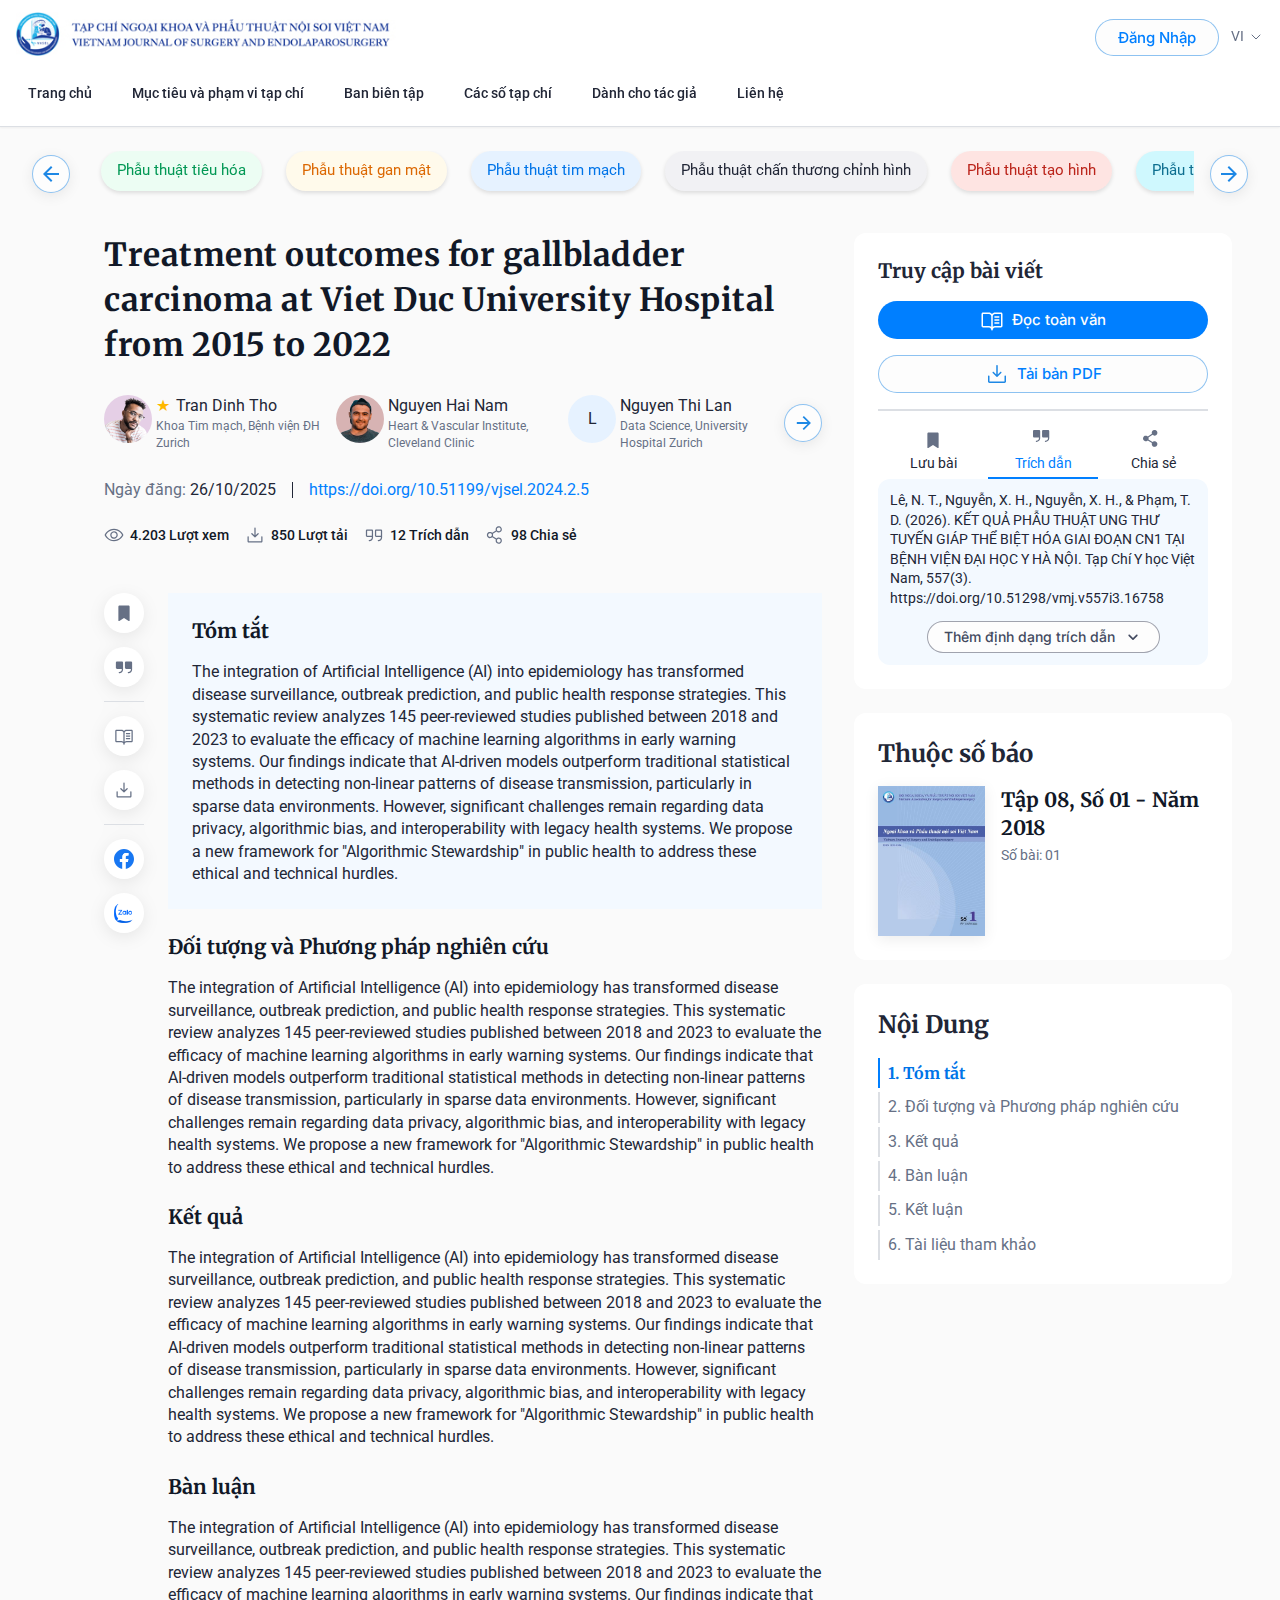
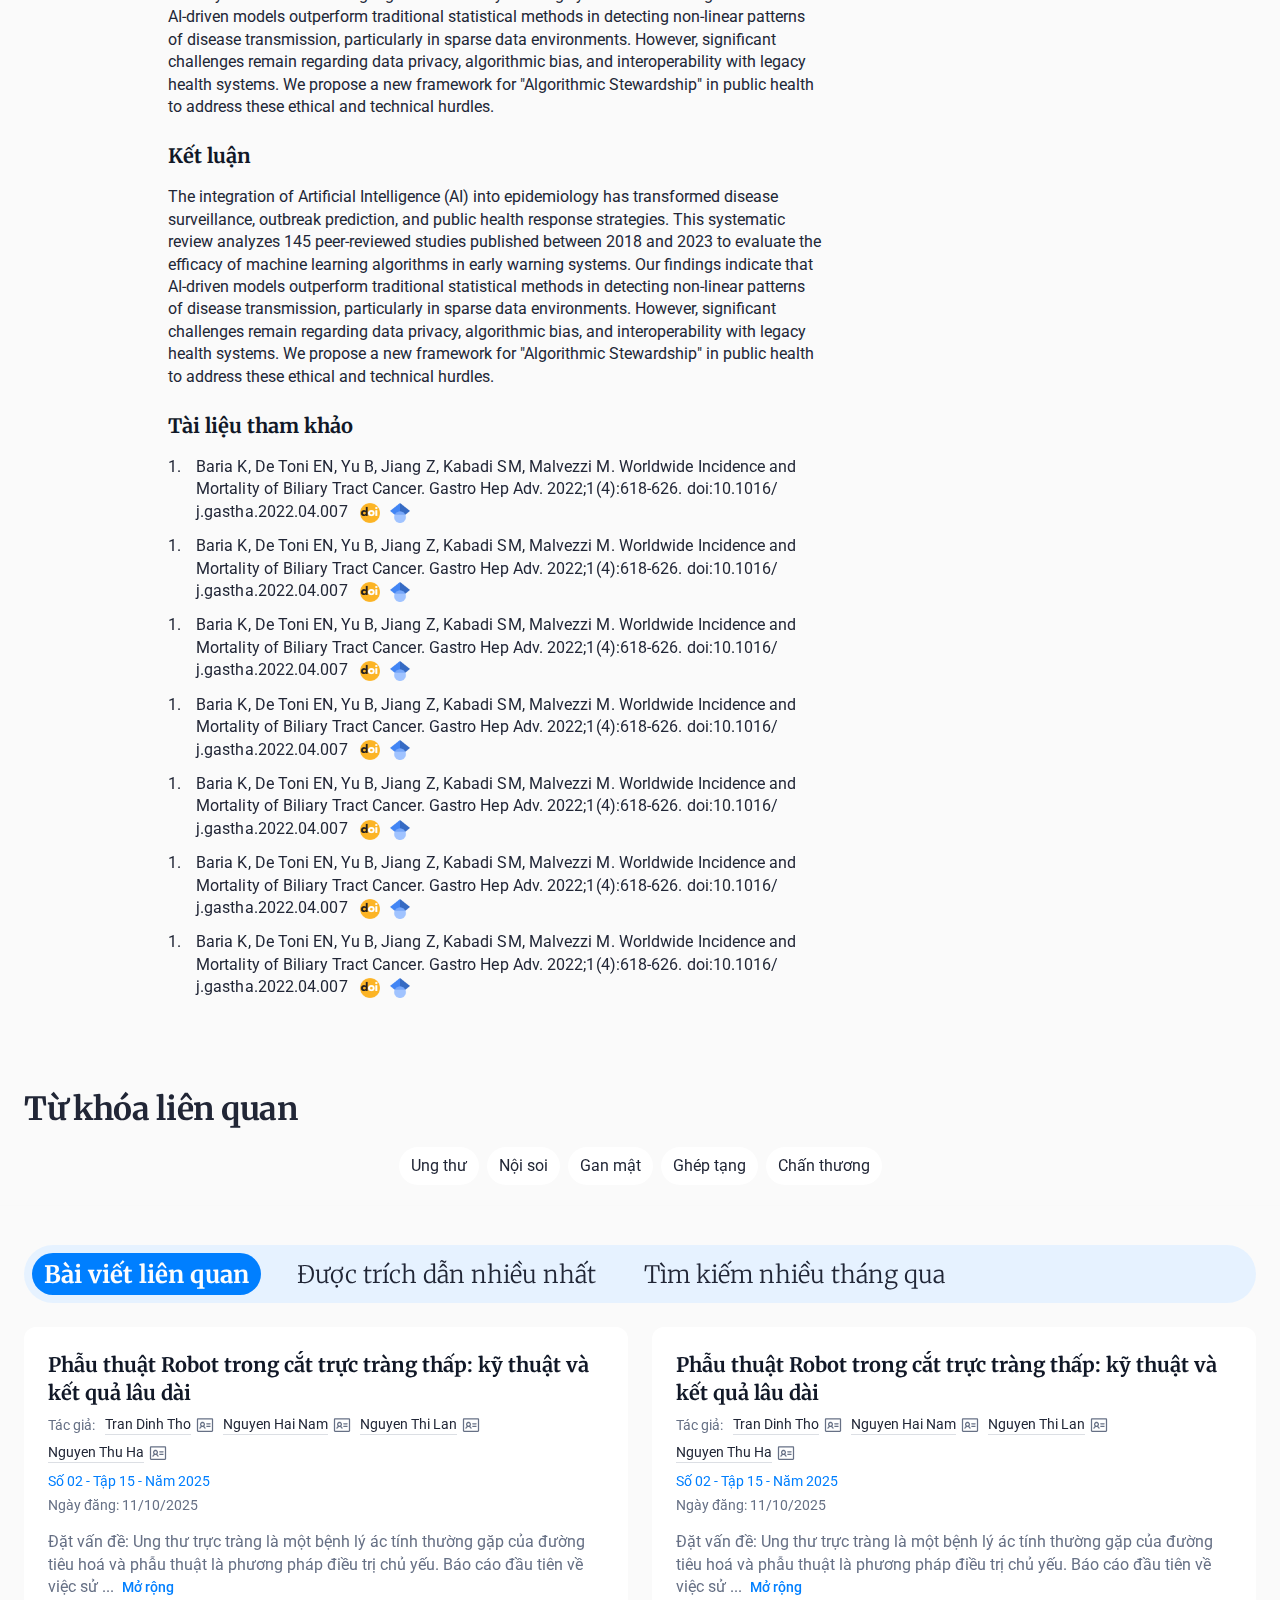
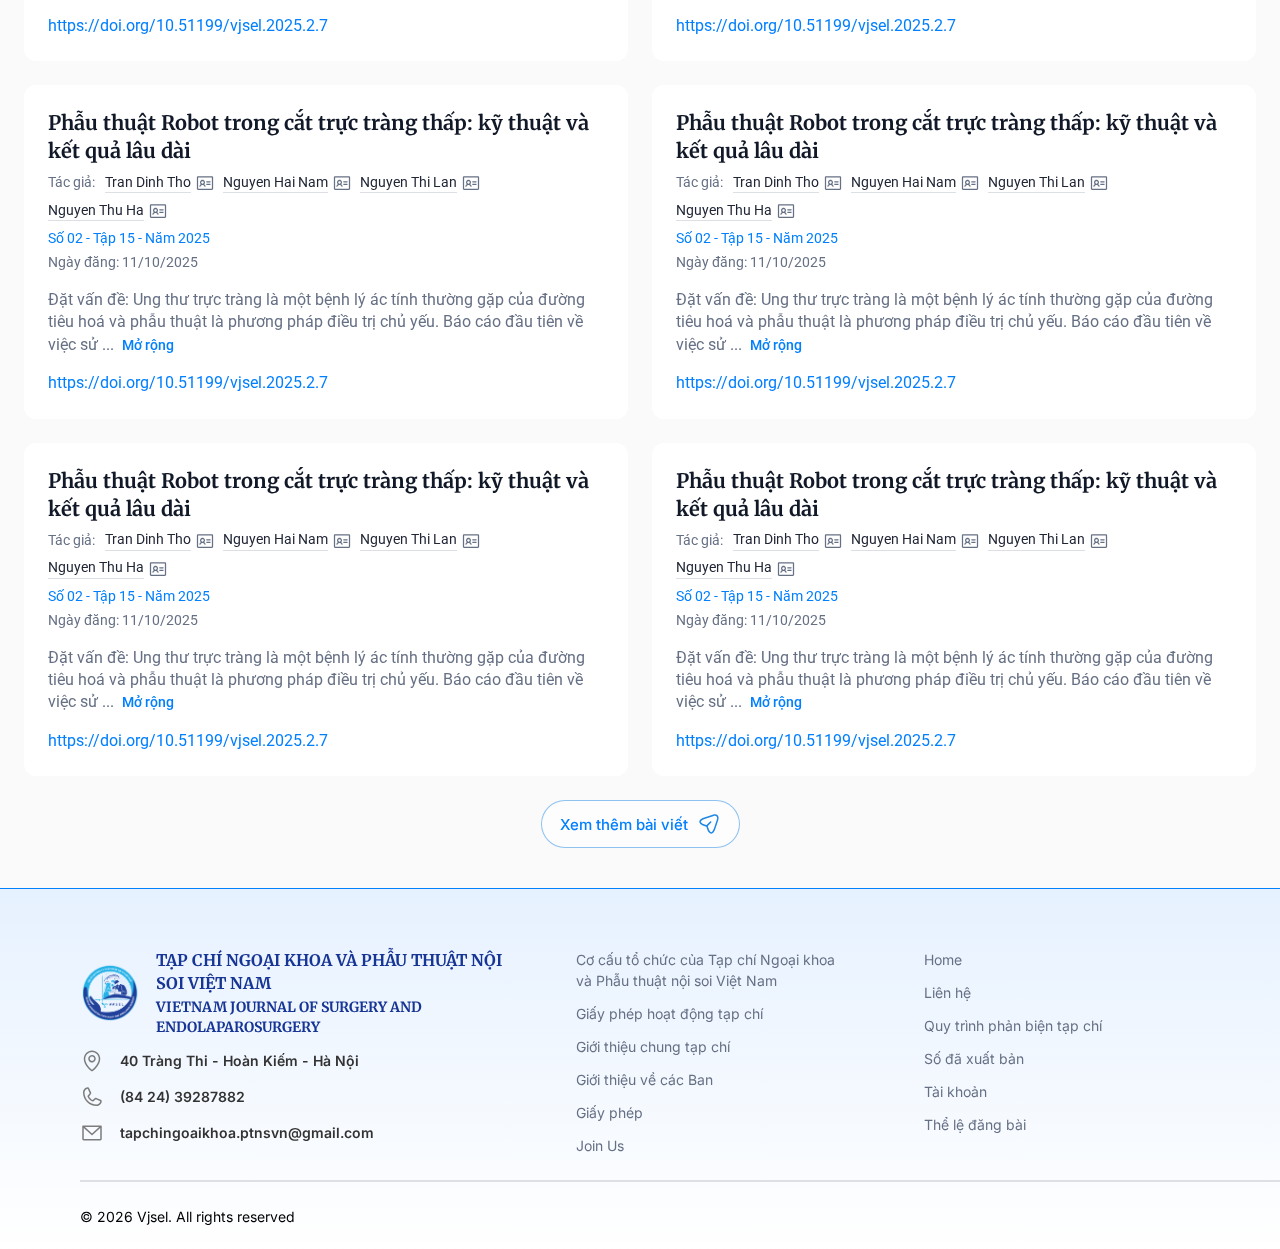
<file: DetailPage/index.html>
<!DOCTYPE html>
<html lang="vi">

<head>
    <meta charset="UTF-8">
    <meta name="viewport" content="width=device-width, initial-scale=1.0">
    <title>Treatment outcomes for gallbladder carcinoma</title>
    <link rel="stylesheet" href="detailpage.css">
    <!-- Swiper CSS -->
    <link rel="stylesheet" href="https://cdn.jsdelivr.net/npm/swiper@11/swiper-bundle.min.css" />
    <link rel="stylesheet" href="../shared/nav-scroll.css">
    <link rel="preconnect" href="https://fonts.googleapis.com">
    <link rel="preconnect" href="https://fonts.gstatic.com" crossorigin>
    <link
        href="https://fonts.googleapis.com/css2?family=Inter:wght@400;500;600&family=Merriweather:wght@300;400;700&family=Roboto:wght@400;500&display=swap"
        rel="stylesheet">
</head>

<body>
    <!-- Site Header - Thanh điều hướng chính -->
    <header class="site-header" role="banner">
        <!-- Logo -->
        <div class="site-header__logo">
            <img src="asset/img_logo/vasel-header.png" alt="VJSEL - Vietnam Journal of Surgery and Endoscopy"
                class="site-header__logo-img">
        </div>

        <!-- Main Navigation -->
        <nav class="site-header__nav" role="navigation" aria-label="Menu điều hướng chính">
            <ul class="main-nav">
                <li class="main-nav__item">
                    <a href="#" class="main-nav__link">Trang chủ</a>
                </li>
                <li class="main-nav__item">
                    <a href="#" class="main-nav__link">Mục tiêu và phạm vi tạp chí</a>
                </li>
                <li class="main-nav__item">
                    <a href="#" class="main-nav__link">Ban biên tập</a>
                </li>
                <li class="main-nav__item">
                    <a href="#" class="main-nav__link">Các số tạp chí</a>
                </li>
                <li class="main-nav__item">
                    <a href="#" class="main-nav__link">Dành cho tác giả</a>
                </li>
                <li class="main-nav__item">
                    <a href="#" class="main-nav__link">Liên hệ</a>
                </li>
            </ul>
        </nav>

        <!-- User Actions -->
        <div class="site-header__actions">
            <!-- Login Button -->
            <a href="#" class="login-btn">Đăng Nhập</a>

            <!-- Language Selector -->
            <div class="language-selector" role="button" tabindex="0" aria-label="Chọn ngôn ngữ">
                <span class="language-selector__text">VI</span>
                <div class="language-selector__icon">
                    <svg fill="none" viewBox="0 0 16 16">
                        <path d="M4 6L8 10L12 6" stroke="#667085" stroke-linecap="round" stroke-linejoin="round" />
                    </svg>
                </div>
            </div>
        </div>
    </header>

    <!-- Category Navigation Filter -->
    <nav class="category-nav" role="navigation" aria-label="Danh mục phẫu thuật">
        <div class="category-nav__container">
            <!-- Previous Button -->
            <button class="category-nav__button category-nav__button--prev swiper-button-disabled"
                aria-label="Previous slide" tabindex="-1" aria-controls="swiper-wrapper-79b410cca93a4ad32"
                aria-disabled="true" disabled="">
                <svg class="category-nav__button-icon" viewBox="0 0 24 24" fill="none">
                    <path d="M12 4L10.59 5.41L16.17 11H4V13H16.17L10.59 18.59L12 20L20 12L12 4Z" fill="#1E88E5"
                        transform="scale(-1, 1) translate(-24, 0)"></path>
                </svg>
            </button>

            <!-- Next Button -->
            <button class="category-nav__button category-nav__button--next" aria-label="Next slide" tabindex="0"
                aria-controls="swiper-wrapper-79b410cca93a4ad32" aria-disabled="false">
                <svg class="category-nav__button-icon" viewBox="0 0 24 24" fill="none">
                    <path d="M12 4L10.59 5.41L16.17 11H4V13H16.17L10.59 18.59L12 20L20 12L12 4Z" fill="#1E88E5"></path>
                </svg>
            </button>

            <!-- Scrollable Category List -->
            <div class="category-nav__scroll swiper swiper-initialized swiper-horizontal swiper-free-mode">
                <ul class="category-nav__list swiper-wrapper" id="swiper-wrapper-79b410cca93a4ad32" aria-live="polite"
                    style="cursor: grab; transition-duration: 0ms; transform: translate3d(0px, 0px, 0px); transition-delay: 0ms;">
                    <li class="category-nav__item swiper-slide swiper-slide-active" role="group" aria-label="1 / 11"
                        style="margin-right: 12px;">
                        <button class="category-nav__tag" style="background-color: #ecfdf3; color: #039855;"
                            aria-label="Phẫu thuật tiêu hóa">
                            <span class="category-nav__tag-text">Phẫu thuật tiêu hóa</span>
                        </button>
                    </li>
                    <li class="category-nav__item swiper-slide swiper-slide-next" role="group" aria-label="2 / 11"
                        style="margin-right: 12px;">
                        <button class="category-nav__tag" style="background-color: #fffaeb; color: #dc6803;"
                            aria-label="Phẫu thuật gan mật">
                            <span class="category-nav__tag-text">Phẫu thuật gan mật</span>
                        </button>
                    </li>
                    <li class="category-nav__item swiper-slide" role="group" aria-label="3 / 11"
                        style="margin-right: 12px;">
                        <button class="category-nav__tag" style="background-color: #e6f2ff; color: #0074e8;"
                            aria-label="Phẫu thuật tim mạch">
                            <span class="category-nav__tag-text">Phẫu thuật tim mạch</span>
                        </button>
                    </li>
                    <li class="category-nav__item swiper-slide" role="group" aria-label="4 / 11"
                        style="margin-right: 12px;">
                        <button class="category-nav__tag" style="background-color: #f1f1f4; color: #212636;"
                            aria-label="Phẫu thuật chấn thương chỉnh hình">
                            <span class="category-nav__tag-text">Phẫu thuật chấn thương chỉnh hình</span>
                        </button>
                    </li>
                    <li class="category-nav__item swiper-slide" role="group" aria-label="5 / 11"
                        style="margin-right: 12px;">
                        <button class="category-nav__tag" style="background-color: #fee4e2; color: #bb241a;"
                            aria-label="Phẫu thuật tạo hình">
                            <span class="category-nav__tag-text">Phẫu thuật tạo hình</span>
                        </button>
                    </li>
                    <li class="category-nav__item swiper-slide" role="group" aria-label="6 / 11"
                        style="margin-right: 12px;">
                        <button class="category-nav__tag" style="background-color: #cff8fe; color: #0e6f90;"
                            aria-label="Phẫu thuật cột sống">
                            <span class="category-nav__tag-text">Phẫu thuật cột sống</span>
                        </button>
                    </li>
                    <li class="category-nav__item swiper-slide" role="group" aria-label="7 / 11"
                        style="margin-right: 12px;">
                        <button class="category-nav__tag" style="background-color: #ecddff; color: #98007c;"
                            aria-label="Phẫu thuật thần kinh">
                            <span class="category-nav__tag-text">Phẫu thuật thần kinh</span>
                        </button>
                    </li>
                    <li class="category-nav__item swiper-slide" role="group" aria-label="8 / 11"
                        style="margin-right: 12px;">
                        <button class="category-nav__tag" style="background-color: #e8ffdd; color: #237000;"
                            aria-label="Phẫu thuật tiết niệu">
                            <span class="category-nav__tag-text">Phẫu thuật tiết niệu</span>
                        </button>
                    </li>
                    <li class="category-nav__item swiper-slide" role="group" aria-label="9 / 11"
                        style="margin-right: 12px;">
                        <button class="category-nav__tag" style="background-color: #fdddff; color: #800088;"
                            aria-label="Gây mê hồi sức">
                            <span class="category-nav__tag-text">Gây mê hồi sức</span>
                        </button>
                    </li>
                    <li class="category-nav__item swiper-slide" role="group" aria-label="10 / 11"
                        style="margin-right: 12px;">
                        <button class="category-nav__tag" style="background-color: #fdffdd; color: #a2ae00;"
                            aria-label="Điều dưỡng ngoại khoa">
                            <span class="category-nav__tag-text">Điều dưỡng ngoại khoa</span>
                        </button>
                    </li>
                    <li class="category-nav__item swiper-slide" role="group" aria-label="11 / 11"
                        style="margin-right: 12px;">
                        <button class="category-nav__tag" style="background-color: #d0d0d0; color: #212636;"
                            aria-label="Khác">
                            <span class="category-nav__tag-text">Khác</span>
                        </button>
                    </li>
                </ul>
                <span class="swiper-notification" aria-live="assertive" aria-atomic="true"></span>
            </div>
        </div>
    </nav>

    <div class="article">
        <div class="article__container">
            <div class="article__content">
                <!-- Left Main Content -->
                <div class="article__left">
                    <!-- Header Section -->
                    <div class="article__header">
                        <h1 class="article__title">Treatment outcomes for gallbladder carcinoma at Viet Duc University
                            Hospital from 2015 to 2022</h1>

                        <!-- Authors Section Wrapper -->
                        <div class="author-wrapper">
                            <!-- Authors List -->
                            <div class="author-list">
                                <div class="author-card">
                                    <img src="asset/img_body/img_body1.png" alt="Tran Dinh Tho"
                                        class="author-card__avatar">
                                    <div class="author-card__info">
                                        <div class="author-card__name">Tran Dinh Tho</div>
                                        <div class="author-card__institution">Khoa Tim mạch, Bệnh viện ĐH Zurich</div>
                                        <div class="author-card__role">Tác giả chính</div>
                                    </div>
                                </div>

                                <div class="author-card">
                                    <img src="asset/img_body/img_body2.png" alt="Nguyen Hai Nam"
                                        class="author-card__avatar">
                                    <div class="author-card__info">
                                        <div class="author-card__name">Nguyen Hai Nam</div>
                                        <div class="author-card__institution">Heart & Vascular Institute, Cleveland
                                            Clinic
                                        </div>
                                        <div class="author-card__role">Đồng nghiên cứu</div>
                                    </div>
                                </div>

                                <div class="author-card">
                                    <div class="author-card__avatar author-card__avatar--initial">L</div>
                                    <div class="author-card__info">
                                        <div class="author-card__name">Nguyen Thi Lan</div>
                                        <div class="author-card__institution">Data Science, University Hospital Zurich
                                        </div>
                                        <div class="author-card__role">Phụ trách thống kê</div>
                                    </div>
                                </div>

                                <div class="author-card">
                                    <div class="author-card__avatar author-card__avatar--initial">L</div>
                                    <div class="author-card__info">
                                        <div class="author-card__name">Nguyen Thi Lan</div>
                                        <div class="author-card__institution">Data Science, University Hospital Zurich
                                        </div>
                                        <div class="author-card__role">Phụ trách thống kê</div>
                                    </div>
                                </div>
                            </div>

                            <!-- Scroll Button -->
                            <button class="author-list__scroll-btn" aria-label="Scroll to view more authors">
                                <div class="author-list__scroll-btn-base">
                                    <div class="author-list__scroll-icon">
                                        <img src="asset/img_body/img_body8.svg" alt="Scroll" />
                                    </div>
                                </div>
                            </button>
                        </div>

                        <!-- Publication Info -->
                        <div class="publication-info">
                            <div class="publication-info__date">
                                <span class="publication-info__label">Ngày đăng:</span>
                                <span class="publication-info__value">26/10/2025</span>
                            </div>
                            <div class="publication-info__separator"></div>
                            <a href="https://doi.org/10.51199/vjsel.2024.2.5"
                                class="publication-info__doi">https://doi.org/10.51199/vjsel.2024.2.5</a>
                        </div>

                        <!-- Statistics -->
                        <div class="stats">
                            <div class="stats__item">
                                <svg class="stats__icon" fill="none" viewBox="0 0 20 20">
                                    <path
                                        d="M19.3211 9.74688C19.2937 9.68516 18.632 8.21719 17.1609 6.74609C15.2008 4.78594 12.725 3.75 10 3.75C7.275 3.75 4.79922 4.78594 2.83906 6.74609C1.36797 8.21719 0.703125 9.6875 0.678906 9.74688C0.64337 9.82681 0.625007 9.91331 0.625007 10.0008C0.625007 10.0883 0.64337 10.1748 0.678906 10.2547C0.70625 10.3164 1.36797 11.7836 2.83906 13.2547C4.79922 15.2141 7.275 16.25 10 16.25C12.725 16.25 15.2008 15.2141 17.1609 13.2547C18.632 11.7836 19.2937 10.3164 19.3211 10.2547C19.3566 10.1748 19.375 10.0883 19.375 10.0008C19.375 9.91331 19.3566 9.82681 19.3211 9.74688ZM10 15C7.59531 15 5.49453 14.1258 3.75547 12.4023C3.04191 11.6927 2.43483 10.8836 1.95312 10C2.4347 9.11636 3.04179 8.30717 3.75547 7.59766C5.49453 5.87422 7.59531 5 10 5C12.4047 5 14.5055 5.87422 16.2445 7.59766C16.9595 8.307 17.5679 9.11619 18.0508 10C17.4875 11.0516 15.0336 15 10 15ZM10 6.25C9.25832 6.25 8.5333 6.46993 7.91661 6.88199C7.29993 7.29404 6.81928 7.87971 6.53545 8.56494C6.25162 9.25016 6.17736 10.0042 6.32205 10.7316C6.46675 11.459 6.8239 12.1272 7.34835 12.6517C7.8728 13.1761 8.54098 13.5333 9.26841 13.6779C9.99584 13.8226 10.7498 13.7484 11.4351 13.4645C12.1203 13.1807 12.706 12.7001 13.118 12.0834C13.5301 11.4667 13.75 10.7417 13.75 10C13.749 9.00576 13.3535 8.05253 12.6505 7.34949C11.9475 6.64645 10.9942 6.25103 10 6.25ZM10 12.5C9.50555 12.5 9.0222 12.3534 8.61107 12.0787C8.19995 11.804 7.87952 11.4135 7.6903 10.9567C7.50108 10.4999 7.45157 9.99723 7.54804 9.51227C7.6445 9.02732 7.8826 8.58186 8.23223 8.23223C8.58186 7.8826 9.02732 7.6445 9.51227 7.54804C9.99723 7.45157 10.4999 7.50108 10.9567 7.6903C11.4135 7.87952 11.804 8.19995 12.0787 8.61107C12.3534 9.0222 12.5 9.50555 12.5 10C12.5 10.663 12.2366 11.2989 11.7678 11.7678C11.2989 12.2366 10.663 12.5 10 12.5Z"
                                        fill="#667085" />
                                </svg>
                                <span class="stats__text">4.203 Lượt xem</span>
                            </div>
                            <div class="stats__item">
                                <svg class="stats__icon" fill="none" viewBox="0 0 20 20">
                                    <path
                                        d="M17.5 11.875V16.25C17.5 16.5815 17.3683 16.8995 17.1339 17.1339C16.8995 17.3683 16.5815 17.5 16.25 17.5H3.75C3.41848 17.5 3.10054 17.3683 2.86612 17.1339C2.6317 16.8995 2.5 16.5815 2.5 16.25V11.875C2.5 11.7092 2.56585 11.5503 2.68306 11.4331C2.80027 11.3158 2.95924 11.25 3.125 11.25C3.29076 11.25 3.44973 11.3158 3.56694 11.4331C3.68415 11.5503 3.75 11.7092 3.75 11.875V16.25H16.25V11.875C16.25 11.7092 16.3158 11.5503 16.4331 11.4331C16.5503 11.3158 16.7092 11.25 16.875 11.25C17.0408 11.25 17.1997 11.3158 17.3169 11.4331C17.4342 11.5503 17.5 11.7092 17.5 11.875ZM9.55781 12.3172C9.61586 12.3753 9.68479 12.4214 9.76066 12.4529C9.83654 12.4843 9.91787 12.5005 10 12.5005C10.0821 12.5005 10.1635 12.4843 10.2393 12.4529C10.3152 12.4214 10.3841 12.3753 10.4422 12.3172L13.5672 9.19219C13.6253 9.13412 13.6713 9.06518 13.7027 8.98931C13.7342 8.91344 13.7503 8.83212 13.7503 8.75C13.7503 8.66788 13.7342 8.58656 13.7027 8.51069C13.6713 8.43482 13.6253 8.36588 13.5672 8.30781C13.5091 8.24974 13.4402 8.20368 13.3643 8.17225C13.2884 8.14083 13.2071 8.12465 13.125 8.12465C13.0429 8.12465 12.9616 8.14083 12.8857 8.17225C12.8098 8.20368 12.7409 8.24974 12.6828 8.30781L10.625 10.3664V3.125C10.625 2.95924 10.5592 2.80027 10.4419 2.68306C10.3247 2.56585 10.1658 2.5 10 2.5C9.83424 2.5 9.67527 2.56585 9.55806 2.68306C9.44085 2.80027 9.375 2.95924 9.375 3.125V10.3664L7.31719 8.30781C7.19991 8.19054 7.04085 8.12465 6.875 8.12465C6.70915 8.12465 6.55009 8.19054 6.43281 8.30781C6.31554 8.42509 6.24965 8.58415 6.24965 8.75C6.24965 8.91585 6.31554 9.07491 6.43281 9.19219L9.55781 12.3172Z"
                                        fill="#667085" />
                                </svg>
                                <span class="stats__text">850 Lượt tải</span>
                            </div>
                            <div class="stats__item">
                                <svg class="stats__icon" fill="none" viewBox="0 0 20 20">
                                    <path
                                        d="M7.8125 4.375H3.125C2.79348 4.375 2.47554 4.5067 2.24112 4.74112C2.0067 4.97554 1.875 5.29348 1.875 5.625V10.625C1.875 10.9565 2.0067 11.2745 2.24112 11.5089C2.47554 11.7433 2.79348 11.875 3.125 11.875H7.8125V12.5C7.8125 13.163 7.54911 13.7989 7.08027 14.2678C6.61143 14.7366 5.97554 15 5.3125 15C5.14674 15 4.98777 15.0658 4.87056 15.1831C4.75335 15.3003 4.6875 15.4592 4.6875 15.625C4.6875 15.7908 4.75335 15.9497 4.87056 16.0669C4.98777 16.1842 5.14674 16.25 5.3125 16.25C6.30674 16.249 7.25997 15.8535 7.96301 15.1505C8.66605 14.4475 9.06147 13.4942 9.0625 12.5V5.625C9.0625 5.29348 8.9308 4.97554 8.69638 4.74112C8.46196 4.5067 8.14402 4.375 7.8125 4.375ZM7.8125 10.625H3.125V5.625H7.8125V10.625ZM16.875 4.375H12.1875C11.856 4.375 11.538 4.5067 11.3036 4.74112C11.0692 4.97554 10.9375 5.29348 10.9375 5.625V10.625C10.9375 10.9565 11.0692 11.2745 11.3036 11.5089C11.538 11.7433 11.856 11.875 12.1875 11.875H16.875V12.5C16.875 13.163 16.6116 13.7989 16.1428 14.2678C15.6739 14.7366 15.038 15 14.375 15C14.2092 15 14.0503 15.0658 13.9331 15.1831C13.8158 15.3003 13.75 15.4592 13.75 15.625C13.75 15.7908 13.8158 15.9497 13.9331 16.0669C14.0503 16.1842 14.2092 16.25 14.375 16.25C15.3692 16.249 16.3225 15.8535 17.0255 15.1505C17.7285 14.4475 18.124 13.4942 18.125 12.5V5.625C18.125 5.29348 17.9933 4.97554 17.7589 4.74112C17.5245 4.5067 17.2065 4.375 16.875 4.375ZM16.875 10.625H12.1875V5.625H16.875V10.625Z"
                                        fill="#667085" />
                                </svg>
                                <span class="stats__text">12 Trích dẫn</span>
                            </div>
                            <div class="stats__item">
                                <svg class="stats__icon" fill="none" viewBox="0 0 20 20">
                                    <path
                                        d="M13.7497 12.5001C13.3328 12.4999 12.9201 12.5835 12.536 12.7457C12.1519 12.9079 11.8043 13.1456 11.5138 13.4446L7.9122 11.1297C8.1955 10.4033 8.1955 9.59686 7.9122 8.87037L11.5138 6.55553C12.0547 7.10969 12.7822 7.44323 13.5551 7.49149C14.3281 7.53975 15.0914 7.29929 15.6971 6.81674C16.3028 6.33418 16.7078 5.64391 16.8335 4.87974C16.9592 4.11557 16.7966 3.33196 16.3774 2.68082C15.9581 2.02968 15.312 1.55741 14.5644 1.35557C13.8167 1.15373 13.0207 1.23669 12.3307 1.58839C11.6408 1.94008 11.106 2.53544 10.83 3.25904C10.5541 3.98264 10.5566 4.78293 10.8372 5.50475L7.23564 7.81959C6.80194 7.37434 6.24531 7.06853 5.63692 6.94127C5.02852 6.814 4.39599 6.87106 3.82019 7.10514C3.24438 7.33922 2.75147 7.7397 2.40445 8.25537C2.05743 8.77105 1.87207 9.37849 1.87207 10.0001C1.87207 10.6216 2.05743 11.2291 2.40445 11.7447C2.75147 12.2604 3.24438 12.6609 3.82019 12.895C4.39599 13.1291 5.02852 13.1861 5.63692 13.0589C6.24531 12.9316 6.80194 12.6258 7.23564 12.1805L10.8372 14.4954C10.5959 15.1177 10.5602 15.8008 10.7353 16.4449C10.9104 17.0889 11.2871 17.66 11.8102 18.0745C12.3334 18.4889 12.9755 18.725 13.6425 18.7482C14.3095 18.7713 14.9664 18.5803 15.517 18.2031C16.0676 17.8259 16.483 17.2823 16.7023 16.6519C16.9216 16.0216 16.9334 15.3376 16.7358 14.7C16.5383 14.0625 16.1418 13.505 15.6044 13.1091C15.0671 12.7133 14.4171 12.4998 13.7497 12.5001ZM13.7497 2.50006C14.1205 2.50006 14.4831 2.61003 14.7914 2.81606C15.0997 3.02208 15.3401 3.31492 15.482 3.65753C15.6239 4.00014 15.661 4.37714 15.5887 4.74085C15.5163 5.10457 15.3377 5.43866 15.0755 5.70089C14.8133 5.96311 14.4792 6.14169 14.1155 6.21403C13.7518 6.28638 13.3748 6.24925 13.0322 6.10734C12.6896 5.96542 12.3967 5.7251 12.1907 5.41676C11.9847 5.10841 11.8747 4.7459 11.8747 4.37506C11.8747 3.87778 12.0722 3.40087 12.4239 3.04924C12.7755 2.69761 13.2524 2.50006 13.7497 2.50006ZM4.9997 11.8751C4.62886 11.8751 4.26635 11.7651 3.95801 11.5591C3.64966 11.353 3.40934 11.0602 3.26743 10.7176C3.12551 10.375 3.08838 9.99798 3.16073 9.63427C3.23307 9.27055 3.41165 8.93646 3.67387 8.67424C3.9361 8.41201 4.27019 8.23344 4.63391 8.16109C4.99762 8.08874 5.37462 8.12587 5.71723 8.26779C6.05984 8.4097 6.35268 8.65002 6.5587 8.95837C6.76473 9.26671 6.8747 9.62922 6.8747 10.0001C6.8747 10.4973 6.67716 10.9743 6.32552 11.3259C5.97389 11.6775 5.49698 11.8751 4.9997 11.8751ZM13.7497 17.5001C13.3789 17.5001 13.0163 17.3901 12.708 17.1841C12.3997 16.978 12.1593 16.6852 12.0174 16.3426C11.8755 16 11.8384 15.623 11.9107 15.2593C11.9831 14.8955 12.1617 14.5615 12.4239 14.2992C12.6861 14.037 13.0202 13.8584 13.3839 13.7861C13.7476 13.7137 14.1246 13.7509 14.4672 13.8928C14.8098 14.0347 15.1027 14.275 15.3087 14.5834C15.5147 14.8917 15.6247 15.2542 15.6247 15.6251C15.6247 16.1223 15.4272 16.5993 15.0755 16.9509C14.7239 17.3025 14.247 17.5001 13.7497 17.5001Z"
                                        fill="#667085" />
                                </svg>
                                <span class="stats__text">98 Chia sẻ</span>
                            </div>
                        </div>
                    </div>

                    <!-- Main Content with Floating Actions -->
                    <div class="article__body">
                        <!-- Floating Action Sidebar -->
                        <div class="action-sidebar">
                            <button class="action-sidebar__btn">
                                <svg class="action-sidebar__icon" fill="none" viewBox="0 0 20 20">
                                    <path
                                        d="M14.375 2.5H5.625C5.29348 2.5 4.97554 2.6317 4.74112 2.86612C4.5067 3.10054 4.375 3.41848 4.375 3.75V17.5C4.37506 17.6115 4.40496 17.721 4.46161 17.8171C4.51826 17.9132 4.59959 17.9924 4.69716 18.0464C4.79473 18.1005 4.90498 18.1274 5.01648 18.1245C5.12798 18.1215 5.23666 18.0888 5.33125 18.0297L10 15.1117L14.6695 18.0297C14.7641 18.0886 14.8727 18.1212 14.9841 18.124C15.0955 18.1268 15.2056 18.0998 15.303 18.0458C15.4005 17.9918 15.4817 17.9127 15.5383 17.8167C15.5949 17.7208 15.6249 17.6114 15.625 17.5V3.75C15.625 3.41848 15.4933 3.10054 15.2589 2.86612C15.0245 2.6317 14.7065 2.5 14.375 2.5Z"
                                        fill="#667085" />
                                </svg>
                            </button>
                            <button class="action-sidebar__btn">
                                <svg class="action-sidebar__icon" fill="none" viewBox="0 0 20 20">
                                    <path
                                        d="M9.0625 5.625V12.5C9.06147 13.4942 8.66605 14.4475 7.96301 15.1505C7.25997 15.8535 6.30674 16.249 5.3125 16.25C5.14674 16.25 4.98777 16.1842 4.87056 16.0669C4.75335 15.9497 4.6875 15.7908 4.6875 15.625C4.6875 15.4592 4.75335 15.3003 4.87056 15.1831C4.98777 15.0658 5.14674 15 5.3125 15C5.97554 15 6.61143 14.7366 7.08027 14.2678C7.54911 13.7989 7.8125 13.163 7.8125 12.5V11.875H3.125C2.79348 11.875 2.47554 11.7433 2.24112 11.5089C2.0067 11.2745 1.875 10.9565 1.875 10.625V5.625C1.875 5.29348 2.0067 4.97554 2.24112 4.74112C2.47554 4.5067 2.79348 4.375 3.125 4.375H7.8125C8.14402 4.375 8.46196 4.5067 8.69638 4.74112C8.9308 4.97554 9.0625 5.29348 9.0625 5.625ZM16.875 4.375H12.1875C11.856 4.375 11.538 4.5067 11.3036 4.74112C11.0692 4.97554 10.9375 5.29348 10.9375 5.625V10.625C10.9375 10.9565 11.0692 11.2745 11.3036 11.5089C11.538 11.7433 11.856 11.875 12.1875 11.875H16.875V12.5C16.875 13.163 16.6116 13.7989 16.1428 14.2678C15.6739 14.7366 15.038 15 14.375 15C14.2092 15 14.0503 15.0658 13.9331 15.1831C13.8158 15.3003 13.75 15.4592 13.75 15.625C13.75 15.7908 13.8158 15.9497 13.9331 16.0669C14.0503 16.1842 14.2092 16.25 14.375 16.25C15.3692 16.249 16.3225 15.8535 17.0255 15.1505C17.7285 14.4475 18.124 13.4942 18.125 12.5V5.625C18.125 5.29348 17.9933 4.97554 17.7589 4.74112C17.5245 4.5067 17.2065 4.375 16.875 4.375Z"
                                        fill="#667085" />
                                </svg>
                            </button>
                            <div class="action-sidebar__divider"></div>
                            <button class="action-sidebar__btn">
                                <svg class="action-sidebar__icon" fill="none" viewBox="0 0 20 20">
                                    <path
                                        d="M17.5 3.75H12.5C12.0149 3.75 11.5364 3.86295 11.1025 4.07991C10.6685 4.29688 10.2911 4.61189 10 5C9.70892 4.61189 9.33147 4.29688 8.89754 4.07991C8.46362 3.86295 7.98514 3.75 7.5 3.75H2.5C2.16848 3.75 1.85054 3.8817 1.61612 4.11612C1.3817 4.35054 1.25 4.66848 1.25 5V15C1.25 15.3315 1.3817 15.6495 1.61612 15.8839C1.85054 16.1183 2.16848 16.25 2.5 16.25H7.5C7.99728 16.25 8.47419 16.4475 8.82583 16.7992C9.17746 17.1508 9.375 17.6277 9.375 18.125C9.375 18.2908 9.44085 18.4497 9.55806 18.5669C9.67527 18.6842 9.83424 18.75 10 18.75C10.1658 18.75 10.3247 18.6842 10.4419 18.5669C10.5592 18.4497 10.625 18.2908 10.625 18.125C10.625 17.6277 10.8225 17.1508 11.1742 16.7992C11.5258 16.4475 12.0027 16.25 12.5 16.25H17.5C17.8315 16.25 18.1495 16.1183 18.3839 15.8839C18.6183 15.6495 18.75 15.3315 18.75 15V5C18.75 4.66848 18.6183 4.35054 18.3839 4.11612C18.1495 3.8817 17.8315 3.75 17.5 3.75ZM7.5 15H2.5V5H7.5C7.99728 5 8.47419 5.19754 8.82583 5.54917C9.17746 5.90081 9.375 6.37772 9.375 6.875V15.625C8.83458 15.2183 8.17633 14.9989 7.5 15ZM17.5 15H12.5C11.8237 14.9989 11.1654 15.2183 10.625 15.625V6.875C10.625 6.37772 10.8225 5.90081 11.1742 5.54917C11.5258 5.19754 12.0027 5 12.5 5H17.5V15ZM12.5 6.875H15.625C15.7908 6.875 15.9497 6.94085 16.0669 7.05806C16.1842 7.17527 16.25 7.33424 16.25 7.5C16.25 7.66576 16.1842 7.82473 16.0669 7.94194C15.9497 8.05915 15.7908 8.125 15.625 8.125H12.5C12.3342 8.125 12.1753 8.05915 12.0581 7.94194C11.9408 7.82473 11.875 7.66576 11.875 7.5C11.875 7.33424 11.9408 7.17527 12.0581 7.05806C12.1753 6.94085 12.3342 6.875 12.5 6.875ZM16.25 10C16.25 10.1658 16.1842 10.3247 16.0669 10.4419C15.9497 10.5592 15.7908 10.625 15.625 10.625H12.5C12.3342 10.625 12.1753 10.5592 12.0581 10.4419C11.9408 10.3247 11.875 10.1658 11.875 10C11.875 9.83424 11.9408 9.67527 12.0581 9.55806C12.1753 9.44085 12.3342 9.375 12.5 9.375H15.625C15.7908 9.375 15.9497 9.44085 16.0669 9.55806C16.1842 9.67527 16.25 9.83424 16.25 10ZM16.25 12.5C16.25 12.6658 16.1842 12.8247 16.0669 12.9419C15.9497 13.0592 15.7908 13.125 15.625 13.125H12.5C12.3342 13.125 12.1753 13.0592 12.0581 12.9419C11.9408 12.8247 11.875 12.6658 11.875 12.5C11.875 12.3342 11.9408 12.1753 12.0581 12.0581C12.1753 11.9408 12.3342 11.875 12.5 11.875H15.625C15.7908 11.875 15.9497 11.9408 16.0669 12.0581C16.1842 12.1753 16.25 12.3342 16.25 12.5Z"
                                        fill="#667085" />
                                </svg>
                            </button>
                            <button class="action-sidebar__btn">
                                <svg class="action-sidebar__icon" fill="none" viewBox="0 0 20 20">
                                    <path
                                        d="M17.5 11.875V16.25C17.5 16.5815 17.3683 16.8995 17.1339 17.1339C16.8995 17.3683 16.5815 17.5 16.25 17.5H3.75C3.41848 17.5 3.10054 17.3683 2.86612 17.1339C2.6317 16.8995 2.5 16.5815 2.5 16.25V11.875C2.5 11.7092 2.56585 11.5503 2.68306 11.4331C2.80027 11.3158 2.95924 11.25 3.125 11.25C3.29076 11.25 3.44973 11.3158 3.56694 11.4331C3.68415 11.5503 3.75 11.7092 3.75 11.875V16.25H16.25V11.875C16.25 11.7092 16.3158 11.5503 16.4331 11.4331C16.5503 11.3158 16.7092 11.25 16.875 11.25C17.0408 11.25 17.1997 11.3158 17.3169 11.4331C17.4342 11.5503 17.5 11.7092 17.5 11.875ZM9.55781 12.3172C9.61586 12.3753 9.68479 12.4214 9.76066 12.4529C9.83654 12.4843 9.91787 12.5005 10 12.5005C10.0821 12.5005 10.1635 12.4843 10.2393 12.4529C10.3152 12.4214 10.3841 12.3753 10.4422 12.3172L13.5672 9.19219C13.6253 9.13412 13.6713 9.06518 13.7027 8.98931C13.7342 8.91344 13.7503 8.83212 13.7503 8.75C13.7503 8.66788 13.7342 8.58656 13.7027 8.51069C13.6713 8.43482 13.6253 8.36588 13.5672 8.30781C13.5091 8.24974 13.4402 8.20368 13.3643 8.17225C13.2884 8.14083 13.2071 8.12465 13.125 8.12465C13.0429 8.12465 12.9616 8.14083 12.8857 8.17225C12.8098 8.20368 12.7409 8.24974 12.6828 8.30781L10.625 10.3664V3.125C10.625 2.95924 10.5592 2.80027 10.4419 2.68306C10.3247 2.56585 10.1658 2.5 10 2.5C9.83424 2.5 9.67527 2.56585 9.55806 2.68306C9.44085 2.80027 9.375 2.95924 9.375 3.125V10.3664L7.31719 8.30781C7.19991 8.19054 7.04085 8.12465 6.875 8.12465C6.70915 8.12465 6.55009 8.19054 6.43281 8.30781C6.31554 8.42509 6.24965 8.58415 6.24965 8.75C6.24965 8.91585 6.31554 9.07491 6.43281 9.19219L9.55781 12.3172Z"
                                        fill="#667085" />
                                </svg>
                            </button>
                            <div class="action-sidebar__divider"></div>
                            <button class="action-sidebar__btn">
                                <svg class="action-sidebar__icon" fill="none" viewBox="0 0 20 20">
                                    <g>
                                        <path
                                            d="M20 10C20 14.9914 16.343 19.1285 11.5625 19.8785V12.8906H13.8926L14.3359 10H11.5625V8.12422C11.5625 7.3332 11.95 6.5625 13.1922 6.5625H14.4531V4.10156C14.4531 4.10156 13.3086 3.90625 12.2145 3.90625C9.93047 3.90625 8.4375 5.29063 8.4375 7.79688V10H5.89844V12.8906H8.4375V19.8785C3.65703 19.1285 0 14.9914 0 10C0 4.47734 4.47734 0 10 0C15.5227 0 20 4.47734 20 10Z"
                                            fill="#1877F2" />
                                        <path
                                            d="M13.8926 12.8906L14.3359 10H11.5625V8.12418C11.5625 7.33336 11.9499 6.5625 13.1921 6.5625H14.4531V4.10156C14.4531 4.10156 13.3088 3.90625 12.2146 3.90625C9.93043 3.90625 8.4375 5.29063 8.4375 7.79688V10H5.89844V12.8906H8.4375V19.8785C8.94664 19.9584 9.46844 20 10 20C10.5316 20 11.0534 19.9584 11.5625 19.8785V12.8906H13.8926Z"
                                            fill="white" />
                                    </g>
                                </svg>
                            </button>
                            <button class="action-sidebar__btn">
                                <img src="asset/img_body/img_body3.png" alt="" class="action-sidebar__icon">
                            </button>
                        </div>

                        <!-- Main Content Sections -->
                        <div class="content-main">
                            <section class="content-section content-section--highlight" id="tom-tat">
                                <h2 class="content-section__title">Tóm tắt</h2>
                                <p class="content-section__text">The integration of Artificial Intelligence (AI) into
                                    epidemiology has transformed disease surveillance, outbreak prediction, and public
                                    health response strategies. This systematic review analyzes 145 peer-reviewed
                                    studies published between 2018 and 2023 to evaluate the efficacy of machine learning
                                    algorithms in early warning systems. Our findings indicate that AI-driven models
                                    outperform traditional statistical methods in detecting non-linear patterns of
                                    disease transmission, particularly in sparse data environments. However, significant
                                    challenges remain regarding data privacy, algorithmic bias, and interoperability
                                    with legacy health systems. We propose a new framework for "Algorithmic Stewardship"
                                    in public health to address these ethical and technical hurdles.</p>
                            </section>

                            <section class="content-section" id="doi-tuong-phuong-phap">
                                <h2 class="content-section__title">Đối tượng và Phương pháp nghiên cứu</h2>
                                <p class="content-section__text">The integration of Artificial Intelligence (AI) into
                                    epidemiology has transformed disease surveillance, outbreak
                                    prediction, and public health response strategies. This systematic review analyzes
                                    145 peer-reviewed studies published
                                    between 2018 and 2023 to evaluate the efficacy of machine learning algorithms in
                                    early warning systems. Our findings
                                    indicate that AI-driven models outperform traditional statistical methods in
                                    detecting non-linear patterns of disease
                                    transmission, particularly in sparse data environments. However, significant
                                    challenges remain regarding data privacy,
                                    algorithmic bias, and interoperability with legacy health systems. We propose a new
                                    framework for "Algorithmic
                                    Stewardship" in public health to address these ethical and technical hurdles.</p>
                            </section>

                            <section class="content-section" id="ket-qua">
                                <h2 class="content-section__title">Kết quả</h2>
                                <p class="content-section__text">The integration of Artificial Intelligence (AI) into
                                    epidemiology has transformed disease surveillance, outbreak
                                    prediction, and public health response strategies. This systematic review analyzes
                                    145 peer-reviewed studies published
                                    between 2018 and 2023 to evaluate the efficacy of machine learning algorithms in
                                    early warning systems. Our findings
                                    indicate that AI-driven models outperform traditional statistical methods in
                                    detecting non-linear patterns of disease
                                    transmission, particularly in sparse data environments. However, significant
                                    challenges remain regarding data privacy,
                                    algorithmic bias, and interoperability with legacy health systems. We propose a new
                                    framework for "Algorithmic
                                    Stewardship" in public health to address these ethical and technical hurdles.</p>
                            </section>

                            <section class="content-section" id="ban-luan">
                                <h2 class="content-section__title">Bàn luận</h2>
                                <p class="content-section__text">The integration of Artificial Intelligence (AI) into
                                    epidemiology has transformed disease surveillance, outbreak
                                    prediction, and public health response strategies. This systematic review analyzes
                                    145 peer-reviewed studies published
                                    between 2018 and 2023 to evaluate the efficacy of machine learning algorithms in
                                    early warning systems. Our findings
                                    indicate that AI-driven models outperform traditional statistical methods in
                                    detecting non-linear patterns of disease
                                    transmission, particularly in sparse data environments. However, significant
                                    challenges remain regarding data privacy,
                                    algorithmic bias, and interoperability with legacy health systems. We propose a new
                                    framework for "Algorithmic
                                    Stewardship" in public health to address these ethical and technical hurdles.</p>
                            </section>

                            <section class="content-section" id="ket-luan">
                                <h2 class="content-section__title">Kết luận</h2>
                                <p class="content-section__text">The integration of Artificial Intelligence (AI) into
                                    epidemiology has transformed disease surveillance, outbreak
                                    prediction, and public health response strategies. This systematic review analyzes
                                    145 peer-reviewed studies published
                                    between 2018 and 2023 to evaluate the efficacy of machine learning algorithms in
                                    early warning systems. Our findings
                                    indicate that AI-driven models outperform traditional statistical methods in
                                    detecting non-linear patterns of disease
                                    transmission, particularly in sparse data environments. However, significant
                                    challenges remain regarding data privacy,
                                    algorithmic bias, and interoperability with legacy health systems. We propose a new
                                    framework for "Algorithmic
                                    Stewardship" in public health to address these ethical and technical hurdles.</p>
                            </section>

                            <section class="content-section" id="tai-lieu-tham-khao">
                                <h2 class="content-section__title">Tài liệu tham khảo</h2>
                                <div class="reference-list">
                                    <div class="reference-item">
                                        <span class="reference-item__number">1.</span>
                                        <p class="reference-item__text">Baria K, De Toni EN, Yu B, Jiang Z, Kabadi SM,
                                            Malvezzi M. Worldwide Incidence and Mortality of Biliary Tract Cancer.
                                            Gastro Hep Adv. 2022;1(4):618-626. doi:10.1016/<br>j.gastha.2022.04.007
                                            <span class="reference-item__links">
                                                <img src="asset/img_body/img_body5.png" alt=""
                                                    class="reference-item__link-icon">
                                                <img src="asset/img_body/img_body6.png" alt=""
                                                    class="reference-item__link-icon">
                                            </span>
                                        </p>
                                    </div>
                                    <div class="reference-item">
                                        <span class="reference-item__number">1.</span>
                                        <p class="reference-item__text">Baria K, De Toni EN, Yu B, Jiang Z, Kabadi SM,
                                            Malvezzi M. Worldwide Incidence and Mortality of Biliary Tract Cancer.
                                            Gastro Hep Adv. 2022;1(4):618-626. doi:10.1016/<br>j.gastha.2022.04.007
                                            <span class="reference-item__links">
                                                <img src="asset/img_body/img_body5.png" alt=""
                                                    class="reference-item__link-icon">
                                                <img src="asset/img_body/img_body6.png" alt=""
                                                    class="reference-item__link-icon">
                                            </span>
                                        </p>
                                    </div>
                                    <div class="reference-item">
                                        <span class="reference-item__number">1.</span>
                                        <p class="reference-item__text">Baria K, De Toni EN, Yu B, Jiang Z, Kabadi SM,
                                            Malvezzi M. Worldwide Incidence and Mortality of Biliary Tract Cancer.
                                            Gastro Hep Adv. 2022;1(4):618-626. doi:10.1016/<br>j.gastha.2022.04.007
                                            <span class="reference-item__links">
                                                <img src="asset/img_body/img_body5.png" alt=""
                                                    class="reference-item__link-icon">
                                                <img src="asset/img_body/img_body6.png" alt=""
                                                    class="reference-item__link-icon">
                                            </span>
                                        </p>
                                    </div>
                                    <div class="reference-item">
                                        <span class="reference-item__number">1.</span>
                                        <p class="reference-item__text">Baria K, De Toni EN, Yu B, Jiang Z, Kabadi SM,
                                            Malvezzi M. Worldwide Incidence and Mortality of Biliary Tract Cancer.
                                            Gastro Hep Adv. 2022;1(4):618-626. doi:10.1016/<br>j.gastha.2022.04.007
                                            <span class="reference-item__links">
                                                <img src="asset/img_body/img_body5.png" alt=""
                                                    class="reference-item__link-icon">
                                                <img src="asset/img_body/img_body6.png" alt=""
                                                    class="reference-item__link-icon">
                                            </span>
                                        </p>
                                    </div>
                                    <div class="reference-item">
                                        <span class="reference-item__number">1.</span>
                                        <p class="reference-item__text">Baria K, De Toni EN, Yu B, Jiang Z, Kabadi SM,
                                            Malvezzi M. Worldwide Incidence and Mortality of Biliary Tract Cancer.
                                            Gastro Hep Adv. 2022;1(4):618-626. doi:10.1016/<br>j.gastha.2022.04.007
                                            <span class="reference-item__links">
                                                <img src="asset/img_body/img_body5.png" alt=""
                                                    class="reference-item__link-icon">
                                                <img src="asset/img_body/img_body6.png" alt=""
                                                    class="reference-item__link-icon">
                                            </span>
                                        </p>
                                    </div>
                                    <div class="reference-item">
                                        <span class="reference-item__number">1.</span>
                                        <p class="reference-item__text">Baria K, De Toni EN, Yu B, Jiang Z, Kabadi SM,
                                            Malvezzi M. Worldwide Incidence and Mortality of Biliary Tract Cancer.
                                            Gastro Hep Adv. 2022;1(4):618-626. doi:10.1016/<br>j.gastha.2022.04.007
                                            <span class="reference-item__links">
                                                <img src="asset/img_body/img_body5.png" alt=""
                                                    class="reference-item__link-icon">
                                                <img src="asset/img_body/img_body6.png" alt=""
                                                    class="reference-item__link-icon">
                                            </span>
                                        </p>
                                    </div>
                                    <div class="reference-item">
                                        <span class="reference-item__number">1.</span>
                                        <p class="reference-item__text">Baria K, De Toni EN, Yu B, Jiang Z, Kabadi SM,
                                            Malvezzi M. Worldwide Incidence and Mortality of Biliary Tract Cancer.
                                            Gastro Hep Adv. 2022;1(4):618-626. doi:10.1016/<br>j.gastha.2022.04.007
                                            <span class="reference-item__links">
                                                <img src="asset/img_body/img_body5.png" alt=""
                                                    class="reference-item__link-icon">
                                                <img src="asset/img_body/img_body6.png" alt=""
                                                    class="reference-item__link-icon">
                                            </span>
                                        </p>
                                    </div>
                                </div>
                            </section>
                        </div>
                    </div>
                </div>

                <!-- Right Sidebar -->
                <aside class="article__sidebar">
                    <!-- Access Card -->
                    <div class="access-card">
                        <h3 class="access-card__title">Truy cập bài viết</h3>
                        <button class="btn btn--primary">
                            <svg class="btn__icon" fill="none" viewBox="0 0 24 24">
                                <path
                                    d="M21 4.5H15C14.4178 4.5 13.8437 4.63554 13.3229 4.8959C12.8022 5.15625 12.3493 5.53426 12 6C11.6507 5.53426 11.1978 5.15625 10.6771 4.8959C10.1563 4.63554 9.58217 4.5 9 4.5H3C2.60218 4.5 2.22064 4.65804 1.93934 4.93934C1.65804 5.22064 1.5 5.60218 1.5 6V18C1.5 18.3978 1.65804 18.7794 1.93934 19.0607C2.22064 19.342 2.60218 19.5 3 19.5H9C9.59674 19.5 10.169 19.7371 10.591 20.159C11.0129 20.581 11.25 21.1533 11.25 21.75C11.25 21.9489 11.329 22.1397 11.4697 22.2803C11.6103 22.421 11.8011 22.5 12 22.5C12.1989 22.5 12.3897 22.421 12.5303 22.2803C12.671 22.1397 12.75 21.9489 12.75 21.75C12.75 21.1533 12.9871 20.581 13.409 20.159C13.831 19.7371 14.4033 19.5 15 19.5H21C21.3978 19.5 21.7794 19.342 22.0607 19.0607C22.342 18.7794 22.5 18.3978 22.5 18V6C22.5 5.60218 22.342 5.22064 22.0607 4.93934C21.7794 4.65804 21.3978 4.5 21 4.5ZM9 18H3V6H9C9.59674 6 10.169 6.23705 10.591 6.65901C11.0129 7.08097 11.25 7.65326 11.25 8.25V18.75C10.6015 18.262 9.8116 17.9987 9 18ZM21 18H15C14.1884 17.9987 13.3985 18.262 12.75 18.75V8.25C12.75 7.65326 12.9871 7.08097 13.409 6.65901C13.831 6.23705 14.4033 6 15 6H21V18ZM15 8.25H18.75C18.9489 8.25 19.1397 8.32902 19.2803 8.46967C19.421 8.61032 19.5 8.80109 19.5 9C19.5 9.19891 19.421 9.38968 19.2803 9.53033C19.1397 9.67098 18.9489 9.75 18.75 9.75H15C14.8011 9.75 14.6103 9.67098 14.4697 9.53033C14.329 9.38968 14.25 9.19891 14.25 9C14.25 8.80109 14.329 8.61032 14.4697 8.46967C14.6103 8.32902 14.8011 8.25 15 8.25ZM19.5 12C19.5 12.1989 19.421 12.3897 19.2803 12.5303C19.1397 12.671 18.9489 12.75 18.75 12.75H15C14.8011 12.75 14.6103 12.671 14.4697 12.5303C14.329 12.3897 14.25 12.1989 14.25 12C14.25 11.8011 14.329 11.6103 14.4697 11.4697C14.6103 11.329 14.8011 11.25 15 11.25H18.75C18.9489 11.25 19.1397 11.329 19.2803 11.4697C19.421 11.6103 19.5 11.8011 19.5 12ZM19.5 15C19.5 15.1989 19.421 15.3897 19.2803 15.5303C19.1397 15.671 18.9489 15.75 18.75 15.75H15C14.8011 15.75 14.6103 15.671 14.4697 15.5303C14.329 15.3897 14.25 15.1989 14.25 15C14.25 14.8011 14.329 14.6103 14.4697 14.4697C14.6103 14.329 14.8011 14.25 15 14.25H18.75C18.9489 14.25 19.1397 14.329 19.2803 14.4697C19.421 14.6103 19.5 14.8011 19.5 15Z"
                                    fill="white" />
                            </svg>
                            Đọc toàn văn
                        </button>
                        <button class="btn btn--secondary">
                            <svg class="btn__icon" fill="none" viewBox="0 0 24 24">
                                <path
                                    d="M21 14.25V19.5C21 19.8978 20.842 20.2794 20.5607 20.5607C20.2794 20.842 19.8978 21 19.5 21H4.5C4.10218 21 3.72064 20.842 3.43934 20.5607C3.15804 20.2794 3 19.8978 3 19.5V14.25C3 14.0511 3.07902 13.8603 3.21967 13.7197C3.36032 13.579 3.55109 13.5 3.75 13.5C3.94891 13.5 4.13968 13.579 4.28033 13.7197C4.42098 13.8603 4.5 14.0511 4.5 14.25V19.5H19.5V14.25C19.5 14.0511 19.579 13.8603 19.7197 13.7197C19.8603 13.579 20.0511 13.5 20.25 13.5C20.4489 13.5 20.6397 13.579 20.7803 13.7197C20.921 13.8603 21 14.0511 21 14.25ZM11.4694 14.7806C11.539 14.8504 11.6217 14.9057 11.7128 14.9434C11.8038 14.9812 11.9014 15.0006 12 15.0006C12.0986 15.0006 12.1962 14.9812 12.2872 14.9434C12.3783 14.9057 12.461 14.8504 12.5306 14.7806L16.2806 11.0306C16.3503 10.9609 16.4056 10.8782 16.4433 10.7872C16.481 10.6961 16.5004 10.5985 16.5004 10.5C16.5004 10.4015 16.481 10.3039 16.4433 10.2128C16.4056 10.1218 16.3503 10.0391 16.2806 9.96937C16.2109 9.89969 16.1282 9.84442 16.0372 9.8067C15.9461 9.76899 15.8485 9.74958 15.75 9.74958C15.6515 9.74958 15.5539 9.76899 15.4628 9.8067C15.3718 9.84442 15.2891 9.89969 15.2194 9.96937L12.75 12.4397V3.75C12.75 3.55109 12.671 3.36032 12.5303 3.21967C12.3897 3.07902 12.1989 3 12 3C11.8011 3 11.6103 3.07902 11.4697 3.21967C11.329 3.36032 11.25 3.55109 11.25 3.75V12.4397L8.78063 9.96937C8.63989 9.82864 8.44902 9.74958 8.25 9.74958C8.05098 9.74958 7.86011 9.82864 7.71937 9.96937C7.57864 10.1101 7.49958 10.301 7.49958 10.5C7.49958 10.699 7.57864 10.8899 7.71937 11.0306L11.4694 14.7806Z"
                                    fill="#1E88E5" />
                            </svg>
                            Tải bản PDF
                        </button>
                        <div class="access-card__divider"></div>

                        <div class="citation-container">
                            <!-- Citation Tabs -->
                            <div class="citation-tabs">
                                <button class="citation-tabs__tab">
                                    <svg class="citation-tabs__icon" width="20" height="20" viewBox="0 0 20 20"
                                        fill="none">
                                        <path
                                            d="M14.375 2.5H5.625C5.29348 2.5 4.97554 2.6317 4.74112 2.86612C4.5067 3.10054 4.375 3.41848 4.375 3.75V17.5C4.37506 17.6115 4.40496 17.721 4.46161 17.8171C4.51826 17.9132 4.59959 17.9924 4.69716 18.0464C4.79473 18.1005 4.90498 18.1274 5.01648 18.1245C5.12798 18.1215 5.23666 18.0888 5.33125 18.0297L10 15.1117L14.6695 18.0297C14.7641 18.0886 14.8727 18.1212 14.9841 18.124C15.0955 18.1268 15.2056 18.0998 15.303 18.0458C15.4005 17.9918 15.4817 17.9127 15.5383 17.8167C15.5949 17.7208 15.6249 17.6114 15.625 17.5V3.75C15.625 3.41848 15.4933 3.10054 15.2589 2.86612C15.0245 2.6317 14.7065 2.5 14.375 2.5Z"
                                            fill="#667085" />
                                    </svg>
                                    Lưu bài
                                </button>
                                <button class="citation-tabs__tab citation-tabs__tab--active">
                                    <svg class="citation-tabs__icon" width="20" height="20" viewBox="0 0 20 20"
                                        fill="none">
                                        <path
                                            d="M7.1875 1.25V8.125C7.18647 9.11924 6.79105 10.0725 6.08801 10.7755C5.38497 11.4785 4.43174 11.874 3.4375 11.875C3.27174 11.875 3.11277 11.8092 2.99556 11.6919C2.87835 11.5747 2.8125 11.4158 2.8125 11.25C2.8125 11.0842 2.87835 10.9253 2.99556 10.8081C3.11277 10.6908 3.27174 10.625 3.4375 10.625C4.10054 10.625 4.73643 10.3616 5.20527 9.89277C5.67411 9.42393 5.9375 8.78804 5.9375 8.125V7.5H1.25C0.918479 7.5 0.600537 7.3683 0.366116 7.13388C0.131696 6.89946 0 6.58152 0 6.25V1.25C0 0.918479 0.131696 0.600537 0.366116 0.366116C0.600537 0.131696 0.918479 0 1.25 0H5.9375C6.26902 0 6.58696 0.131696 6.82138 0.366116C7.0558 0.600537 7.1875 0.918479 7.1875 1.25ZM15 0H10.3125C9.98098 0 9.66304 0.131696 9.42862 0.366116C9.1942 0.600537 9.0625 0.918479 9.0625 1.25V6.25C9.0625 6.58152 9.1942 6.89946 9.42862 7.13388C9.66304 7.3683 9.98098 7.5 10.3125 7.5H15V8.125C15 8.78804 14.7366 9.42393 14.2678 9.89277C13.7989 10.3616 13.163 10.625 12.5 10.625C12.3342 10.625 12.1753 10.6908 12.0581 10.8081C11.9408 10.9253 11.875 11.0842 11.875 11.25C11.875 11.4158 11.9408 11.5747 12.0581 11.6919C12.1753 11.8092 12.3342 11.875 12.5 11.875C13.4942 11.874 14.4475 11.4785 15.1505 10.7755C15.8535 10.0725 16.249 9.11924 16.25 8.125V1.25C16.25 0.918479 16.1183 0.600537 15.8839 0.366116C15.6495 0.131696 15.3315 0 15 0Z"
                                            fill="#667085" />
                                    </svg>
                                    Trích dẫn
                                </button>
                                <button class="citation-tabs__tab">
                                    <svg class="citation-tabs__icon" width="20" height="20" viewBox="0 20 20"
                                        fill="none">
                                        <path
                                            d="M14.3796 14.0728C14.3797 14.4833 14.2899 14.8889 14.1165 15.261C13.9432 15.6331 13.6904 15.9627 13.3761 16.2267C13.0618 16.4908 12.6935 16.6828 12.297 16.7893C11.9006 16.8958 11.4856 16.9143 11.0813 16.8434C10.677 16.7725 10.2931 16.6139 9.95653 16.3788C9.62001 16.1438 9.33902 15.8379 9.1333 15.4826C8.92757 15.1274 8.80211 14.7314 8.76571 14.3226C8.72931 13.9137 8.78286 13.5018 8.9226 13.1158L4.78198 10.4556C4.38652 10.8435 3.88531 11.106 3.34124 11.2102C2.79716 11.3143 2.23445 11.2555 1.72369 11.041C1.21294 10.8266 0.776882 10.466 0.470234 10.0047C0.163585 9.54338 0 9.00176 0 8.44781C0 7.89386 0.163585 7.35224 0.470234 6.89091C0.776882 6.42958 1.21294 6.06907 1.72369 5.85462C2.23445 5.64017 2.79716 5.58132 3.34124 5.68546C3.88531 5.7896 4.38652 6.05209 4.78198 6.44L8.9226 3.78375C8.6855 3.13222 8.69677 2.41618 8.95425 1.77243C9.21174 1.12869 9.69739 0.602384 10.3184 0.294086C10.9394 -0.0142114 11.6522 -0.082886 12.3207 0.101185C12.9891 0.285256 13.5663 0.709166 13.942 1.29191C14.3176 1.87466 14.4654 2.57539 14.357 3.2602C14.2487 3.945 13.8918 4.56588 13.3546 5.00418C12.8174 5.44249 12.1375 5.66749 11.4449 5.63619C10.7522 5.6049 10.0954 5.3195 9.59995 4.83453L5.45932 7.49469C5.6831 8.11309 5.6831 8.79035 5.45932 9.40875L9.59995 12.0689C9.99528 11.682 10.4959 11.4203 11.0393 11.3164C11.5826 11.2126 12.1445 11.2713 12.6546 11.4852C13.1647 11.6991 13.6005 12.0586 13.9073 12.5189C14.2141 12.9791 14.3784 13.5197 14.3796 14.0728Z"
                                            fill="#667085" />
                                    </svg>
                                    Chia sẻ
                                </button>
                            </div>

                            <div class="citation-box">
                                <p class="citation-box__text">
                                    Lê, N. T., Nguyễn, X. H., Nguyễn, X. H., & Phạm, T. D.
                                    (2026).
                                    KẾT QUẢ PHẪU THUẬT UNG THƯ TUYẾN GIÁP THỂ BIỆT HÓA GIAI ĐOẠN CN1 TẠI BỆNH VIỆN ĐẠI
                                    HỌC Y
                                    HÀ NỘI. Tạp Chí Y học Việt Nam, 557(3).
                                    https://doi.org/10.51298/vmj.v557i3.16758
                                </p>
                                <button class="btn btn--tertiary">
                                    Thêm định dạng trích dẫn
                                    <svg class="btn__chevron" fill="none" viewBox="0 0 20 20">
                                        <path
                                            d="M13.2337 7.74166L10.0004 10.975L6.76706 7.74166C6.44206 7.41666 5.91706 7.41666 5.59206 7.74166C5.26706 8.06666 5.26706 8.59166 5.59206 8.91666L9.41706 12.7417C9.74206 13.0667 10.2671 13.0667 10.5921 12.7417L14.4171 8.91666C14.7421 8.59166 14.7421 8.06666 14.4171 7.74166C14.0921 7.425 13.5587 7.41666 13.2337 7.74166Z"
                                            fill="#434A60" />
                                    </svg>
                                </button>
                            </div>
                        </div>
                    </div>

                    <!-- Issue Card -->
                    <div class="issue-card">
                        <h3 class="issue-card__title">Thuộc số báo</h3>
                        <div class="issue-card__content">
                            <img src="asset/img_body/img_body4.png" alt="Magazine Cover" class="issue-card__cover">
                            <div class="issue-card__info">
                                <h4 class="issue-card__name">Tập 08, Số 01 - Năm 2018</h4>
                                <p class="issue-card__meta">Số bài: 01</p>
                            </div>
                        </div>
                    </div>

                    <!-- Table of Contents -->
                    <nav class="toc-card">
                        <h3 class="toc-card__title">Nội Dung</h3>
                        <ul class="toc-list">
                            <li class="toc-list__item toc-list__item--active"><a href="#tom-tat"
                                    class="toc-list__link">1. Tóm tắt</a></li>
                            <li class="toc-list__item"><a href="#doi-tuong-phuong-phap" class="toc-list__link">2. Đối
                                    tượng và Phương pháp nghiên cứu</a></li>
                            <li class="toc-list__item"><a href="#ket-qua" class="toc-list__link">3. Kết quả</a></li>
                            <li class="toc-list__item"><a href="#ban-luan" class="toc-list__link">4. Bàn luận</a></li>
                            <li class="toc-list__item"><a href="#ket-luan" class="toc-list__link">5. Kết luận</a></li>
                            <li class="toc-list__item"><a href="#tai-lieu-tham-khao" class="toc-list__link">6. Tài liệu
                                    tham khảo</a></li>
                        </ul>
                    </nav>
                </aside>
            </div>
        </div>
    </div>

    <!-- Related Keywords Section -->
    <section class="related-keywords">
        <div class="related-keywords__container">
            <h2 class="related-keywords__title">Từ khóa liên quan</h2>
            <div class="related-keywords__list">
                <button class="keyword-tag">
                    <span class="keyword-tag__text">Ung thư</span>
                </button>
                <button class="keyword-tag">
                    <span class="keyword-tag__text">Nội soi</span>
                </button>
                <button class="keyword-tag">
                    <span class="keyword-tag__text">Gan mật</span>
                </button>
                <button class="keyword-tag">
                    <span class="keyword-tag__text">Ghép tạng</span>
                </button>
                <button class="keyword-tag">
                    <span class="keyword-tag__text">Chấn thương</span>
                </button>
            </div>
        </div>
    </section>

    <!-- Related Posts Section -->
    <section class="related-posts">
        <div class="related-posts__container">
            <!-- Tab Navigation -->
            <div class="post-tabs">
                <button class="post-tabs__tab post-tabs__tab--active" data-tab="related">
                    <span class="post-tabs__text">Bài viết liên quan</span>
                </button>
                <button class="post-tabs__tab" data-tab="cited">
                    <span class="post-tabs__text">Được trích dẫn nhiều nhất</span>
                </button>
                <button class="post-tabs__tab" data-tab="trending">
                    <span class="post-tabs__text">Tìm kiếm nhiều tháng qua</span>
                </button>
            </div>

            <!-- Articles Grid -->
            <div class="posts-grid">
                <!-- Article Card 1 -->
                <article class="post-card">
                    <div class="post-card__content">
                        <!-- Image wrapper (580x210) -->
                        <div class="post-card__image">
                            <!-- Main content wrapper (580x210) -->
                            <div class="post-card__main">
                                <!-- Title wrapper (580x112) -->
                                <div class="post-card__title-wrapper">
                                    <h3 class="post-card__title">Phẫu thuật Robot trong cắt trực tràng thấp: kỹ thuật và
                                        </br>
                                        kết quả lâu
                                        dài</h3>

                                    <div class="post-card__authors">
                                        <span class="post-card__label">Tác giả:</span>
                                        <div class="author-tag">
                                            <span class="author-tag__name">Tran Dinh Tho</span>
                                            <svg class="author-tag__icon" fill="none" viewBox="0 0 20 20">
                                                <path
                                                    d="M15.625 8.75C15.625 8.91576 15.5592 9.07473 15.4419 9.19194C15.3247 9.30915 15.1658 9.375 15 9.375H11.875C11.7092 9.375 11.5503 9.30915 11.4331 9.19194C11.3158 9.07473 11.25 8.91576 11.25 8.75C11.25 8.58424 11.3158 8.42527 11.4331 8.30806C11.5503 8.19085 11.7092 8.125 11.875 8.125H15C15.1658 8.125 15.3247 8.19085 15.4419 8.30806C15.5592 8.42527 15.625 8.58424 15.625 8.75ZM15 10.625H11.875C11.7092 10.625 11.5503 10.6908 11.4331 10.8081C11.3158 10.9253 11.25 11.0842 11.25 11.25C11.25 11.4158 11.3158 11.5747 11.4331 11.6919C11.5503 11.8092 11.7092 11.875 11.875 11.875H15C15.1658 11.875 15.3247 11.8092 15.4419 11.6919C15.5592 11.5747 15.625 11.4158 15.625 11.25C15.625 11.0842 15.5592 10.9253 15.4419 10.8081C15.3247 10.6908 15.1658 10.625 15 10.625ZM18.125 4.375V15.625C18.125 15.9565 17.9933 16.2745 17.7589 16.5089C17.5245 16.7433 17.2065 16.875 16.875 16.875H3.125C2.79348 16.875 2.47554 16.7433 2.24112 16.5089C2.0067 16.2745 1.875 15.9565 1.875 15.625V4.375C1.875 4.04348 2.0067 3.72554 2.24112 3.49112C2.47554 3.2567 2.79348 3.125 3.125 3.125H16.875C17.2065 3.125 17.5245 3.2567 17.7589 3.49112C17.9933 3.72554 18.125 4.04348 18.125 4.375ZM16.875 15.625V4.375H3.125V15.625H16.875ZM10.6047 12.9688C10.6461 13.1293 10.6221 13.2998 10.5378 13.4426C10.4536 13.5855 10.316 13.689 10.1555 13.7305C9.99489 13.7719 9.82442 13.7479 9.68157 13.6636C9.53872 13.5794 9.43519 13.4418 9.39375 13.2812C9.18828 12.4797 8.37344 11.875 7.49922 11.875C6.625 11.875 5.81094 12.4797 5.60469 13.2812C5.56325 13.4418 5.45971 13.5794 5.31686 13.6636C5.17401 13.7479 5.00355 13.7719 4.84297 13.7305C4.68239 13.689 4.54485 13.5855 4.4606 13.4426C4.37636 13.2998 4.35231 13.1293 4.39375 12.9688C4.59656 12.2139 5.07598 11.5629 5.73672 11.1453C5.3856 10.7963 5.14602 10.3508 5.04835 9.86549C4.95068 9.38013 4.99932 8.8767 5.1881 8.41902C5.37688 7.96134 5.6973 7.57002 6.10875 7.29465C6.52019 7.01929 7.00413 6.87229 7.49922 6.87229C7.99431 6.87229 8.47825 7.01929 8.88969 7.29465C9.30113 7.57002 9.62156 7.96134 9.81034 8.41902C9.99912 8.8767 10.0478 9.38013 9.95009 9.86549C9.85242 10.3508 9.61284 10.7963 9.26172 11.1453C9.92318 11.5623 10.403 12.2135 10.6055 12.9688H10.6047ZM7.5 10.625C7.74723 10.625 7.9889 10.5517 8.19446 10.4143C8.40002 10.277 8.56024 10.0818 8.65485 9.85335C8.74946 9.62495 8.77421 9.37361 8.72598 9.13114C8.67775 8.88866 8.5587 8.66593 8.38388 8.49112C8.20907 8.3163 7.98634 8.19725 7.74386 8.14902C7.50139 8.10079 7.25005 8.12554 7.02165 8.22015C6.79324 8.31476 6.59801 8.47498 6.46066 8.68054C6.32331 8.8861 6.25 9.12777 6.25 9.375C6.25 9.70652 6.3817 10.0245 6.61612 10.2589C6.85054 10.4933 7.16848 10.625 7.5 10.625Z"
                                                    fill="#667085" />
                                            </svg>
                                        </div>
                                        <div class="author-tag">
                                            <span class="author-tag__name">Nguyen Hai Nam</span>
                                            <svg class="author-tag__icon" fill="none" viewBox="0 0 20 20">
                                                <path
                                                    d="M15.625 8.75C15.625 8.91576 15.5592 9.07473 15.4419 9.19194C15.3247 9.30915 15.1658 9.375 15 9.375H11.875C11.7092 9.375 11.5503 9.30915 11.4331 9.19194C11.3158 9.07473 11.25 8.91576 11.25 8.75C11.25 8.58424 11.3158 8.42527 11.4331 8.30806C11.5503 8.19085 11.7092 8.125 11.875 8.125H15C15.1658 8.125 15.3247 8.19085 15.4419 8.30806C15.5592 8.42527 15.625 8.58424 15.625 8.75ZM15 10.625H11.875C11.7092 10.625 11.5503 10.6908 11.4331 10.8081C11.3158 10.9253 11.25 11.0842 11.25 11.25C11.25 11.4158 11.3158 11.5747 11.4331 11.6919C11.5503 11.8092 11.7092 11.875 11.875 11.875H15C15.1658 11.875 15.3247 11.8092 15.4419 11.6919C15.5592 11.5747 15.625 11.4158 15.625 11.25C15.625 11.0842 15.5592 10.9253 15.4419 10.8081C15.3247 10.6908 15.1658 10.625 15 10.625ZM18.125 4.375V15.625C18.125 15.9565 17.9933 16.2745 17.7589 16.5089C17.5245 16.7433 17.2065 16.875 16.875 16.875H3.125C2.79348 16.875 2.47554 16.7433 2.24112 16.5089C2.0067 16.2745 1.875 15.9565 1.875 15.625V4.375C1.875 4.04348 2.0067 3.72554 2.24112 3.49112C2.47554 3.2567 2.79348 3.125 3.125 3.125H16.875C17.2065 3.125 17.5245 3.2567 17.7589 3.49112C17.9933 3.72554 18.125 4.04348 18.125 4.375ZM16.875 15.625V4.375H3.125V15.625H16.875ZM10.6047 12.9688C10.6461 13.1293 10.6221 13.2998 10.5378 13.4426C10.4536 13.5855 10.316 13.689 10.1555 13.7305C9.99489 13.7719 9.82442 13.7479 9.68157 13.6636C9.53872 13.5794 9.43519 13.4418 9.39375 13.2812C9.18828 12.4797 8.37344 11.875 7.49922 11.875C6.625 11.875 5.81094 12.4797 5.60469 13.2812C5.56325 13.4418 5.45971 13.5794 5.31686 13.6636C5.17401 13.7479 5.00355 13.7719 4.84297 13.7305C4.68239 13.689 4.54485 13.5855 4.4606 13.4426C4.37636 13.2998 4.35231 13.1293 4.39375 12.9688C4.59656 12.2139 5.07598 11.5629 5.73672 11.1453C5.3856 10.7963 5.14602 10.3508 5.04835 9.86549C4.95068 9.38013 4.99932 8.8767 5.1881 8.41902C5.37688 7.96134 5.6973 7.57002 6.10875 7.29465C6.52019 7.01929 7.00413 6.87229 7.49922 6.87229C7.99431 6.87229 8.47825 7.01929 8.88969 7.29465C9.30113 7.57002 9.62156 7.96134 9.81034 8.41902C9.99912 8.8767 10.0478 9.38013 9.95009 9.86549C9.85242 10.3508 9.61284 10.7963 9.26172 11.1453C9.92318 11.5623 10.403 12.2135 10.6055 12.9688H10.6047ZM7.5 10.625C7.74723 10.625 7.9889 10.5517 8.19446 10.4143C8.40002 10.277 8.56024 10.0818 8.65485 9.85335C8.74946 9.62495 8.77421 9.37361 8.72598 9.13114C8.67775 8.88866 8.5587 8.66593 8.38388 8.49112C8.20907 8.3163 7.98634 8.19725 7.74386 8.14902C7.50139 8.10079 7.25005 8.12554 7.02165 8.22015C6.79324 8.31476 6.59801 8.47498 6.46066 8.68054C6.32331 8.8861 6.25 9.12777 6.25 9.375C6.25 9.70652 6.3817 10.0245 6.61612 10.2589C6.85054 10.4933 7.16848 10.625 7.5 10.625Z"
                                                    fill="#667085" />
                                            </svg>
                                        </div>
                                        <div class="author-tag">
                                            <span class="author-tag__name">Nguyen Thi Lan</span>
                                            <svg class="author-tag__icon" fill="none" viewBox="0 0 20 20">
                                                <path
                                                    d="M15.625 8.75C15.625 8.91576 15.5592 9.07473 15.4419 9.19194C15.3247 9.30915 15.1658 9.375 15 9.375H11.875C11.7092 9.375 11.5503 9.30915 11.4331 9.19194C11.3158 9.07473 11.25 8.91576 11.25 8.75C11.25 8.58424 11.3158 8.42527 11.4331 8.30806C11.5503 8.19085 11.7092 8.125 11.875 8.125H15C15.1658 8.125 15.3247 8.19085 15.4419 8.30806C15.5592 8.42527 15.625 8.58424 15.625 8.75ZM15 10.625H11.875C11.7092 10.625 11.5503 10.6908 11.4331 10.8081C11.3158 10.9253 11.25 11.0842 11.25 11.25C11.25 11.4158 11.3158 11.5747 11.4331 11.6919C11.5503 11.8092 11.7092 11.875 11.875 11.875H15C15.1658 11.875 15.3247 11.8092 15.4419 11.6919C15.5592 11.5747 15.625 11.4158 15.625 11.25C15.625 11.0842 15.5592 10.9253 15.4419 10.8081C15.3247 10.6908 15.1658 10.625 15 10.625ZM18.125 4.375V15.625C18.125 15.9565 17.9933 16.2745 17.7589 16.5089C17.5245 16.7433 17.2065 16.875 16.875 16.875H3.125C2.79348 16.875 2.47554 16.7433 2.24112 16.5089C2.0067 16.2745 1.875 15.9565 1.875 15.625V4.375C1.875 4.04348 2.0067 3.72554 2.24112 3.49112C2.47554 3.2567 2.79348 3.125 3.125 3.125H16.875C17.2065 3.125 17.5245 3.2567 17.7589 3.49112C17.9933 3.72554 18.125 4.04348 18.125 4.375ZM16.875 15.625V4.375H3.125V15.625H16.875ZM10.6047 12.9688C10.6461 13.1293 10.6221 13.2998 10.5378 13.4426C10.4536 13.5855 10.316 13.689 10.1555 13.7305C9.99489 13.7719 9.82442 13.7479 9.68157 13.6636C9.53872 13.5794 9.43519 13.4418 9.39375 13.2812C9.18828 12.4797 8.37344 11.875 7.49922 11.875C6.625 11.875 5.81094 12.4797 5.60469 13.2812C5.56325 13.4418 5.45971 13.5794 5.31686 13.6636C5.17401 13.7479 5.00355 13.7719 4.84297 13.7305C4.68239 13.689 4.54485 13.5855 4.4606 13.4426C4.37636 13.2998 4.35231 13.1293 4.39375 12.9688C4.59656 12.2139 5.07598 11.5629 5.73672 11.1453C5.3856 10.7963 5.14602 10.3508 5.04835 9.86549C4.95068 9.38013 4.99932 8.8767 5.1881 8.41902C5.37688 7.96134 5.6973 7.57002 6.10875 7.29465C6.52019 7.01929 7.00413 6.87229 7.49922 6.87229C7.99431 6.87229 8.47825 7.01929 8.88969 7.29465C9.30113 7.57002 9.62156 7.96134 9.81034 8.41902C9.99912 8.8767 10.0478 9.38013 9.95009 9.86549C9.85242 10.3508 9.61284 10.7963 9.26172 11.1453C9.92318 11.5623 10.403 12.2135 10.6055 12.9688H10.6047ZM7.5 10.625C7.74723 10.625 7.9889 10.5517 8.19446 10.4143C8.40002 10.277 8.56024 10.0818 8.65485 9.85335C8.74946 9.62495 8.77421 9.37361 8.72598 9.13114C8.67775 8.88866 8.5587 8.66593 8.38388 8.49112C8.20907 8.3163 7.98634 8.19725 7.74386 8.14902C7.50139 8.10079 7.25005 8.12554 7.02165 8.22015C6.79324 8.31476 6.59801 8.47498 6.46066 8.68054C6.32331 8.8861 6.25 9.12777 6.25 9.375C6.25 9.70652 6.3817 10.0245 6.61612 10.2589C6.85054 10.4933 7.16848 10.625 7.5 10.625Z"
                                                    fill="#667085" />
                                            </svg>
                                        </div>
                                        <div class="author-tag">
                                            <span class="author-tag__name">Nguyen Thu Ha</span>
                                            <svg class="author-tag__icon" fill="none" viewBox="0 0 20 20">
                                                <path
                                                    d="M15.625 8.75C15.625 8.91576 15.5592 9.07473 15.4419 9.19194C15.3247 9.30915 15.1658 9.375 15 9.375H11.875C11.7092 9.375 11.5503 9.30915 11.4331 9.19194C11.3158 9.07473 11.25 8.91576 11.25 8.75C11.25 8.58424 11.3158 8.42527 11.4331 8.30806C11.5503 8.19085 11.7092 8.125 11.875 8.125H15C15.1658 8.125 15.3247 8.19085 15.4419 8.30806C15.5592 8.42527 15.625 8.58424 15.625 8.75ZM15 10.625H11.875C11.7092 10.625 11.5503 10.6908 11.4331 10.8081C11.3158 10.9253 11.25 11.0842 11.25 11.25C11.25 11.4158 11.3158 11.5747 11.4331 11.6919C11.5503 11.8092 11.7092 11.875 11.875 11.875H15C15.1658 11.875 15.3247 11.8092 15.4419 11.6919C15.5592 11.5747 15.625 11.4158 15.625 11.25C15.625 11.0842 15.5592 10.9253 15.4419 10.8081C15.3247 10.6908 15.1658 10.625 15 10.625ZM18.125 4.375V15.625C18.125 15.9565 17.9933 16.2745 17.7589 16.5089C17.5245 16.7433 17.2065 16.875 16.875 16.875H3.125C2.79348 16.875 2.47554 16.7433 2.24112 16.5089C2.0067 16.2745 1.875 15.9565 1.875 15.625V4.375C1.875 4.04348 2.0067 3.72554 2.24112 3.49112C2.47554 3.2567 2.79348 3.125 3.125 3.125H16.875C17.2065 3.125 17.5245 3.2567 17.7589 3.49112C17.9933 3.72554 18.125 4.04348 18.125 4.375ZM16.875 15.625V4.375H3.125V15.625H16.875ZM10.6047 12.9688C10.6461 13.1293 10.6221 13.2998 10.5378 13.4426C10.4536 13.5855 10.316 13.689 10.1555 13.7305C9.99489 13.7719 9.82442 13.7479 9.68157 13.6636C9.53872 13.5794 9.43519 13.4418 9.39375 13.2812C9.18828 12.4797 8.37344 11.875 7.49922 11.875C6.625 11.875 5.81094 12.4797 5.60469 13.2812C5.56325 13.4418 5.45971 13.5794 5.31686 13.6636C5.17401 13.7479 5.00355 13.7719 4.84297 13.7305C4.68239 13.689 4.54485 13.5855 4.4606 13.4426C4.37636 13.2998 4.35231 13.1293 4.39375 12.9688C4.59656 12.2139 5.07598 11.5629 5.73672 11.1453C5.3856 10.7963 5.14602 10.3508 5.04835 9.86549C4.95068 9.38013 4.99932 8.8767 5.1881 8.41902C5.37688 7.96134 5.6973 7.57002 6.10875 7.29465C6.52019 7.01929 7.00413 6.87229 7.49922 6.87229C7.99431 6.87229 8.47825 7.01929 8.88969 7.29465C9.30113 7.57002 9.62156 7.96134 9.81034 8.41902C9.99912 8.8767 10.0478 9.38013 9.95009 9.86549C9.85242 10.3508 9.61284 10.7963 9.26172 11.1453C9.92318 11.5623 10.403 12.2135 10.6055 12.9688H10.6047ZM7.5 10.625C7.74723 10.625 7.9889 10.5517 8.19446 10.4143C8.40002 10.277 8.56024 10.0818 8.65485 9.85335C8.74946 9.62495 8.77421 9.37361 8.72598 9.13114C8.67775 8.88866 8.5587 8.66593 8.38388 8.49112C8.20907 8.3163 7.98634 8.19725 7.74386 8.14902C7.50139 8.10079 7.25005 8.12554 7.02165 8.22015C6.79324 8.31476 6.59801 8.47498 6.46066 8.68054C6.32331 8.8861 6.25 9.12777 6.25 9.375C6.25 9.70652 6.3817 10.0245 6.61612 10.2589C6.85054 10.4933 7.16848 10.625 7.5 10.625Z"
                                                    fill="#667085" />
                                            </svg>
                                        </div>
                                    </div>
                                    <div class="post-card__meta">
                                        <span class="post-card__issue">Số 02 - Tập 15 - Năm 2025</span>
                                        <span class="post-card__dot"></span>
                                        <span class="post-card__date">Ngày đăng: 11/10/2025</span>
                                    </div>
                                </div>
                                <!-- End of Title wrapper -->

                                <p class="post-card__excerpt">
                                    Đặt vấn đề: Ung thư trực tràng là một bệnh lý ác tính thường gặp của đường tiêu hoá
                                    và phẫu thuật là phương pháp điều
                                    trị chủ yếu. Báo cáo đầu tiên về việc sử dụng hệ thống Robot Da Vinci để thực hiện
                                    phẫu thuật cắt trước cho ung thư trực
                                    tràng là của tác giả Pier Cristoforo Giulianotti và các đồng nghiệp vào năm 2001.
                                    Cho đến nay, phẫu thuật robot tại Việt
                                    Nam ngày càng được ứng dụng nhiều hơn nhưng chưa có nhiều nghiên cứu. Nghiên cứu này
                                    nhằm đánh giá kết quả lâu dài ở
                                    những người bệnh được phẫu thuật robot cắt trực tràng thấp tại bệnh viện Chợ Rẫy.
                                </p>

                                <a href="#" class="post-card__doi">https://doi.org/10.51199/vjsel.2025.2.7</a>
                            </div>
                            <!-- End of Main wrapper -->
                        </div>
                        <!-- End of Image wrapper -->
                    </div>
                </article>

                <!-- Article Card 2 -->
                <article class="post-card">
                    <div class="post-card__content">
                        <!-- Image wrapper (580x210) -->
                        <div class="post-card__image">
                            <!-- Main content wrapper (580x210) -->
                            <div class="post-card__main">
                                <!-- Title wrapper (580x112) -->
                                <div class="post-card__title-wrapper">
                                    <h3 class="post-card__title">Phẫu thuật Robot trong cắt trực tràng thấp: kỹ thuật và
                                        </br>
                                        kết quả lâu
                                        dài</h3>

                                    <div class="post-card__authors">
                                        <span class="post-card__label">Tác giả:</span>
                                        <div class="author-tag">
                                            <span class="author-tag__name">Tran Dinh Tho</span>
                                            <svg class="author-tag__icon" fill="none" viewBox="0 0 20 20">
                                                <path
                                                    d="M15.625 8.75C15.625 8.91576 15.5592 9.07473 15.4419 9.19194C15.3247 9.30915 15.1658 9.375 15 9.375H11.875C11.7092 9.375 11.5503 9.30915 11.4331 9.19194C11.3158 9.07473 11.25 8.91576 11.25 8.75C11.25 8.58424 11.3158 8.42527 11.4331 8.30806C11.5503 8.19085 11.7092 8.125 11.875 8.125H15C15.1658 8.125 15.3247 8.19085 15.4419 8.30806C15.5592 8.42527 15.625 8.58424 15.625 8.75ZM15 10.625H11.875C11.7092 10.625 11.5503 10.6908 11.4331 10.8081C11.3158 10.9253 11.25 11.0842 11.25 11.25C11.25 11.4158 11.3158 11.5747 11.4331 11.6919C11.5503 11.8092 11.7092 11.875 11.875 11.875H15C15.1658 11.875 15.3247 11.8092 15.4419 11.6919C15.5592 11.5747 15.625 11.4158 15.625 11.25C15.625 11.0842 15.5592 10.9253 15.4419 10.8081C15.3247 10.6908 15.1658 10.625 15 10.625ZM18.125 4.375V15.625C18.125 15.9565 17.9933 16.2745 17.7589 16.5089C17.5245 16.7433 17.2065 16.875 16.875 16.875H3.125C2.79348 16.875 2.47554 16.7433 2.24112 16.5089C2.0067 16.2745 1.875 15.9565 1.875 15.625V4.375C1.875 4.04348 2.0067 3.72554 2.24112 3.49112C2.47554 3.2567 2.79348 3.125 3.125 3.125H16.875C17.2065 3.125 17.5245 3.2567 17.7589 3.49112C17.9933 3.72554 18.125 4.04348 18.125 4.375ZM16.875 15.625V4.375H3.125V15.625H16.875ZM10.6047 12.9688C10.6461 13.1293 10.6221 13.2998 10.5378 13.4426C10.4536 13.5855 10.316 13.689 10.1555 13.7305C9.99489 13.7719 9.82442 13.7479 9.68157 13.6636C9.53872 13.5794 9.43519 13.4418 9.39375 13.2812C9.18828 12.4797 8.37344 11.875 7.49922 11.875C6.625 11.875 5.81094 12.4797 5.60469 13.2812C5.56325 13.4418 5.45971 13.5794 5.31686 13.6636C5.17401 13.7479 5.00355 13.7719 4.84297 13.7305C4.68239 13.689 4.54485 13.5855 4.4606 13.4426C4.37636 13.2998 4.35231 13.1293 4.39375 12.9688C4.59656 12.2139 5.07598 11.5629 5.73672 11.1453C5.3856 10.7963 5.14602 10.3508 5.04835 9.86549C4.95068 9.38013 4.99932 8.8767 5.1881 8.41902C5.37688 7.96134 5.6973 7.57002 6.10875 7.29465C6.52019 7.01929 7.00413 6.87229 7.49922 6.87229C7.99431 6.87229 8.47825 7.01929 8.88969 7.29465C9.30113 7.57002 9.62156 7.96134 9.81034 8.41902C9.99912 8.8767 10.0478 9.38013 9.95009 9.86549C9.85242 10.3508 9.61284 10.7963 9.26172 11.1453C9.92318 11.5623 10.403 12.2135 10.6055 12.9688H10.6047ZM7.5 10.625C7.74723 10.625 7.9889 10.5517 8.19446 10.4143C8.40002 10.277 8.56024 10.0818 8.65485 9.85335C8.74946 9.62495 8.77421 9.37361 8.72598 9.13114C8.67775 8.88866 8.5587 8.66593 8.38388 8.49112C8.20907 8.3163 7.98634 8.19725 7.74386 8.14902C7.50139 8.10079 7.25005 8.12554 7.02165 8.22015C6.79324 8.31476 6.59801 8.47498 6.46066 8.68054C6.32331 8.8861 6.25 9.12777 6.25 9.375C6.25 9.70652 6.3817 10.0245 6.61612 10.2589C6.85054 10.4933 7.16848 10.625 7.5 10.625Z"
                                                    fill="#667085" />
                                            </svg>
                                        </div>
                                        <div class="author-tag">
                                            <span class="author-tag__name">Nguyen Hai Nam</span>
                                            <svg class="author-tag__icon" fill="none" viewBox="0 0 20 20">
                                                <path
                                                    d="M15.625 8.75C15.625 8.91576 15.5592 9.07473 15.4419 9.19194C15.3247 9.30915 15.1658 9.375 15 9.375H11.875C11.7092 9.375 11.5503 9.30915 11.4331 9.19194C11.3158 9.07473 11.25 8.91576 11.25 8.75C11.25 8.58424 11.3158 8.42527 11.4331 8.30806C11.5503 8.19085 11.7092 8.125 11.875 8.125H15C15.1658 8.125 15.3247 8.19085 15.4419 8.30806C15.5592 8.42527 15.625 8.58424 15.625 8.75ZM15 10.625H11.875C11.7092 10.625 11.5503 10.6908 11.4331 10.8081C11.3158 10.9253 11.25 11.0842 11.25 11.25C11.25 11.4158 11.3158 11.5747 11.4331 11.6919C11.5503 11.8092 11.7092 11.875 11.875 11.875H15C15.1658 11.875 15.3247 11.8092 15.4419 11.6919C15.5592 11.5747 15.625 11.4158 15.625 11.25C15.625 11.0842 15.5592 10.9253 15.4419 10.8081C15.3247 10.6908 15.1658 10.625 15 10.625ZM18.125 4.375V15.625C18.125 15.9565 17.9933 16.2745 17.7589 16.5089C17.5245 16.7433 17.2065 16.875 16.875 16.875H3.125C2.79348 16.875 2.47554 16.7433 2.24112 16.5089C2.0067 16.2745 1.875 15.9565 1.875 15.625V4.375C1.875 4.04348 2.0067 3.72554 2.24112 3.49112C2.47554 3.2567 2.79348 3.125 3.125 3.125H16.875C17.2065 3.125 17.5245 3.2567 17.7589 3.49112C17.9933 3.72554 18.125 4.04348 18.125 4.375ZM16.875 15.625V4.375H3.125V15.625H16.875ZM10.6047 12.9688C10.6461 13.1293 10.6221 13.2998 10.5378 13.4426C10.4536 13.5855 10.316 13.689 10.1555 13.7305C9.99489 13.7719 9.82442 13.7479 9.68157 13.6636C9.53872 13.5794 9.43519 13.4418 9.39375 13.2812C9.18828 12.4797 8.37344 11.875 7.49922 11.875C6.625 11.875 5.81094 12.4797 5.60469 13.2812C5.56325 13.4418 5.45971 13.5794 5.31686 13.6636C5.17401 13.7479 5.00355 13.7719 4.84297 13.7305C4.68239 13.689 4.54485 13.5855 4.4606 13.4426C4.37636 13.2998 4.35231 13.1293 4.39375 12.9688C4.59656 12.2139 5.07598 11.5629 5.73672 11.1453C5.3856 10.7963 5.14602 10.3508 5.04835 9.86549C4.95068 9.38013 4.99932 8.8767 5.1881 8.41902C5.37688 7.96134 5.6973 7.57002 6.10875 7.29465C6.52019 7.01929 7.00413 6.87229 7.49922 6.87229C7.99431 6.87229 8.47825 7.01929 8.88969 7.29465C9.30113 7.57002 9.62156 7.96134 9.81034 8.41902C9.99912 8.8767 10.0478 9.38013 9.95009 9.86549C9.85242 10.3508 9.61284 10.7963 9.26172 11.1453C9.92318 11.5623 10.403 12.2135 10.6055 12.9688H10.6047ZM7.5 10.625C7.74723 10.625 7.9889 10.5517 8.19446 10.4143C8.40002 10.277 8.56024 10.0818 8.65485 9.85335C8.74946 9.62495 8.77421 9.37361 8.72598 9.13114C8.67775 8.88866 8.5587 8.66593 8.38388 8.49112C8.20907 8.3163 7.98634 8.19725 7.74386 8.14902C7.50139 8.10079 7.25005 8.12554 7.02165 8.22015C6.79324 8.31476 6.59801 8.47498 6.46066 8.68054C6.32331 8.8861 6.25 9.12777 6.25 9.375C6.25 9.70652 6.3817 10.0245 6.61612 10.2589C6.85054 10.4933 7.16848 10.625 7.5 10.625Z"
                                                    fill="#667085" />
                                            </svg>
                                        </div>
                                        <div class="author-tag">
                                            <span class="author-tag__name">Nguyen Thi Lan</span>
                                            <svg class="author-tag__icon" fill="none" viewBox="0 0 20 20">
                                                <path
                                                    d="M15.625 8.75C15.625 8.91576 15.5592 9.07473 15.4419 9.19194C15.3247 9.30915 15.1658 9.375 15 9.375H11.875C11.7092 9.375 11.5503 9.30915 11.4331 9.19194C11.3158 9.07473 11.25 8.91576 11.25 8.75C11.25 8.58424 11.3158 8.42527 11.4331 8.30806C11.5503 8.19085 11.7092 8.125 11.875 8.125H15C15.1658 8.125 15.3247 8.19085 15.4419 8.30806C15.5592 8.42527 15.625 8.58424 15.625 8.75ZM15 10.625H11.875C11.7092 10.625 11.5503 10.6908 11.4331 10.8081C11.3158 10.9253 11.25 11.0842 11.25 11.25C11.25 11.4158 11.3158 11.5747 11.4331 11.6919C11.5503 11.8092 11.7092 11.875 11.875 11.875H15C15.1658 11.875 15.3247 11.8092 15.4419 11.6919C15.5592 11.5747 15.625 11.4158 15.625 11.25C15.625 11.0842 15.5592 10.9253 15.4419 10.8081C15.3247 10.6908 15.1658 10.625 15 10.625ZM18.125 4.375V15.625C18.125 15.9565 17.9933 16.2745 17.7589 16.5089C17.5245 16.7433 17.2065 16.875 16.875 16.875H3.125C2.79348 16.875 2.47554 16.7433 2.24112 16.5089C2.0067 16.2745 1.875 15.9565 1.875 15.625V4.375C1.875 4.04348 2.0067 3.72554 2.24112 3.49112C2.47554 3.2567 2.79348 3.125 3.125 3.125H16.875C17.2065 3.125 17.5245 3.2567 17.7589 3.49112C17.9933 3.72554 18.125 4.04348 18.125 4.375ZM16.875 15.625V4.375H3.125V15.625H16.875ZM10.6047 12.9688C10.6461 13.1293 10.6221 13.2998 10.5378 13.4426C10.4536 13.5855 10.316 13.689 10.1555 13.7305C9.99489 13.7719 9.82442 13.7479 9.68157 13.6636C9.53872 13.5794 9.43519 13.4418 9.39375 13.2812C9.18828 12.4797 8.37344 11.875 7.49922 11.875C6.625 11.875 5.81094 12.4797 5.60469 13.2812C5.56325 13.4418 5.45971 13.5794 5.31686 13.6636C5.17401 13.7479 5.00355 13.7719 4.84297 13.7305C4.68239 13.689 4.54485 13.5855 4.4606 13.4426C4.37636 13.2998 4.35231 13.1293 4.39375 12.9688C4.59656 12.2139 5.07598 11.5629 5.73672 11.1453C5.3856 10.7963 5.14602 10.3508 5.04835 9.86549C4.95068 9.38013 4.99932 8.8767 5.1881 8.41902C5.37688 7.96134 5.6973 7.57002 6.10875 7.29465C6.52019 7.01929 7.00413 6.87229 7.49922 6.87229C7.99431 6.87229 8.47825 7.01929 8.88969 7.29465C9.30113 7.57002 9.62156 7.96134 9.81034 8.41902C9.99912 8.8767 10.0478 9.38013 9.95009 9.86549C9.85242 10.3508 9.61284 10.7963 9.26172 11.1453C9.92318 11.5623 10.403 12.2135 10.6055 12.9688H10.6047ZM7.5 10.625C7.74723 10.625 7.9889 10.5517 8.19446 10.4143C8.40002 10.277 8.56024 10.0818 8.65485 9.85335C8.74946 9.62495 8.77421 9.37361 8.72598 9.13114C8.67775 8.88866 8.5587 8.66593 8.38388 8.49112C8.20907 8.3163 7.98634 8.19725 7.74386 8.14902C7.50139 8.10079 7.25005 8.12554 7.02165 8.22015C6.79324 8.31476 6.59801 8.47498 6.46066 8.68054C6.32331 8.8861 6.25 9.12777 6.25 9.375C6.25 9.70652 6.3817 10.0245 6.61612 10.2589C6.85054 10.4933 7.16848 10.625 7.5 10.625Z"
                                                    fill="#667085" />
                                            </svg>
                                        </div>
                                        <div class="author-tag">
                                            <span class="author-tag__name">Nguyen Thu Ha</span>
                                            <svg class="author-tag__icon" fill="none" viewBox="0 0 20 20">
                                                <path
                                                    d="M15.625 8.75C15.625 8.91576 15.5592 9.07473 15.4419 9.19194C15.3247 9.30915 15.1658 9.375 15 9.375H11.875C11.7092 9.375 11.5503 9.30915 11.4331 9.19194C11.3158 9.07473 11.25 8.91576 11.25 8.75C11.25 8.58424 11.3158 8.42527 11.4331 8.30806C11.5503 8.19085 11.7092 8.125 11.875 8.125H15C15.1658 8.125 15.3247 8.19085 15.4419 8.30806C15.5592 8.42527 15.625 8.58424 15.625 8.75ZM15 10.625H11.875C11.7092 10.625 11.5503 10.6908 11.4331 10.8081C11.3158 10.9253 11.25 11.0842 11.25 11.25C11.25 11.4158 11.3158 11.5747 11.4331 11.6919C11.5503 11.8092 11.7092 11.875 11.875 11.875H15C15.1658 11.875 15.3247 11.8092 15.4419 11.6919C15.5592 11.5747 15.625 11.4158 15.625 11.25C15.625 11.0842 15.5592 10.9253 15.4419 10.8081C15.3247 10.6908 15.1658 10.625 15 10.625ZM18.125 4.375V15.625C18.125 15.9565 17.9933 16.2745 17.7589 16.5089C17.5245 16.7433 17.2065 16.875 16.875 16.875H3.125C2.79348 16.875 2.47554 16.7433 2.24112 16.5089C2.0067 16.2745 1.875 15.9565 1.875 15.625V4.375C1.875 4.04348 2.0067 3.72554 2.24112 3.49112C2.47554 3.2567 2.79348 3.125 3.125 3.125H16.875C17.2065 3.125 17.5245 3.2567 17.7589 3.49112C17.9933 3.72554 18.125 4.04348 18.125 4.375ZM16.875 15.625V4.375H3.125V15.625H16.875ZM10.6047 12.9688C10.6461 13.1293 10.6221 13.2998 10.5378 13.4426C10.4536 13.5855 10.316 13.689 10.1555 13.7305C9.99489 13.7719 9.82442 13.7479 9.68157 13.6636C9.53872 13.5794 9.43519 13.4418 9.39375 13.2812C9.18828 12.4797 8.37344 11.875 7.49922 11.875C6.625 11.875 5.81094 12.4797 5.60469 13.2812C5.56325 13.4418 5.45971 13.5794 5.31686 13.6636C5.17401 13.7479 5.00355 13.7719 4.84297 13.7305C4.68239 13.689 4.54485 13.5855 4.4606 13.4426C4.37636 13.2998 4.35231 13.1293 4.39375 12.9688C4.59656 12.2139 5.07598 11.5629 5.73672 11.1453C5.3856 10.7963 5.14602 10.3508 5.04835 9.86549C4.95068 9.38013 4.99932 8.8767 5.1881 8.41902C5.37688 7.96134 5.6973 7.57002 6.10875 7.29465C6.52019 7.01929 7.00413 6.87229 7.49922 6.87229C7.99431 6.87229 8.47825 7.01929 8.88969 7.29465C9.30113 7.57002 9.62156 7.96134 9.81034 8.41902C9.99912 8.8767 10.0478 9.38013 9.95009 9.86549C9.85242 10.3508 9.61284 10.7963 9.26172 11.1453C9.92318 11.5623 10.403 12.2135 10.6055 12.9688H10.6047ZM7.5 10.625C7.74723 10.625 7.9889 10.5517 8.19446 10.4143C8.40002 10.277 8.56024 10.0818 8.65485 9.85335C8.74946 9.62495 8.77421 9.37361 8.72598 9.13114C8.67775 8.88866 8.5587 8.66593 8.38388 8.49112C8.20907 8.3163 7.98634 8.19725 7.74386 8.14902C7.50139 8.10079 7.25005 8.12554 7.02165 8.22015C6.79324 8.31476 6.59801 8.47498 6.46066 8.68054C6.32331 8.8861 6.25 9.12777 6.25 9.375C6.25 9.70652 6.3817 10.0245 6.61612 10.2589C6.85054 10.4933 7.16848 10.625 7.5 10.625Z"
                                                    fill="#667085" />
                                            </svg>
                                        </div>
                                    </div>
                                    <div class="post-card__meta">
                                        <span class="post-card__issue">Số 02 - Tập 15 - Năm 2025</span>
                                        <span class="post-card__dot"></span>
                                        <span class="post-card__date">Ngày đăng: 11/10/2025</span>
                                    </div>
                                </div>
                                <!-- End of Title wrapper -->

                                <p class="post-card__excerpt">
                                    Đặt vấn đề: Ung thư trực tràng là một bệnh lý ác tính thường gặp của đường tiêu hoá
                                    và phẫu thuật là phương pháp điều
                                    trị chủ yếu. Báo cáo đầu tiên về việc sử dụng hệ thống Robot Da Vinci để thực hiện
                                    phẫu thuật cắt trước cho ung thư trực
                                    tràng là của tác giả Pier Cristoforo Giulianotti và các đồng nghiệp vào năm 2001.
                                    Cho đến nay, phẫu thuật robot tại Việt
                                    Nam ngày càng được ứng dụng nhiều hơn nhưng chưa có nhiều nghiên cứu. Nghiên cứu này
                                    nhằm đánh giá kết quả lâu dài ở
                                    những người bệnh được phẫu thuật robot cắt trực tràng thấp tại bệnh viện Chợ Rẫy.
                                </p>

                                <a href="#" class="post-card__doi">https://doi.org/10.51199/vjsel.2025.2.7</a>
                            </div>
                            <!-- End of Main wrapper -->
                        </div>
                        <!-- End of Image wrapper -->
                    </div>
                </article>

                <!-- Article Card 3 -->
                <article class="post-card">
                    <div class="post-card__content">
                        <!-- Image wrapper (580x210) -->
                        <div class="post-card__image">
                            <!-- Main content wrapper (580x210) -->
                            <div class="post-card__main">
                                <!-- Title wrapper (580x112) -->
                                <div class="post-card__title-wrapper">
                                    <h3 class="post-card__title">Phẫu thuật Robot trong cắt trực tràng thấp: kỹ thuật và
                                        </br>
                                        kết quả lâu
                                        dài</h3>

                                    <div class="post-card__authors">
                                        <span class="post-card__label">Tác giả:</span>
                                        <div class="author-tag">
                                            <span class="author-tag__name">Tran Dinh Tho</span>
                                            <svg class="author-tag__icon" fill="none" viewBox="0 0 20 20">
                                                <path
                                                    d="M15.625 8.75C15.625 8.91576 15.5592 9.07473 15.4419 9.19194C15.3247 9.30915 15.1658 9.375 15 9.375H11.875C11.7092 9.375 11.5503 9.30915 11.4331 9.19194C11.3158 9.07473 11.25 8.91576 11.25 8.75C11.25 8.58424 11.3158 8.42527 11.4331 8.30806C11.5503 8.19085 11.7092 8.125 11.875 8.125H15C15.1658 8.125 15.3247 8.19085 15.4419 8.30806C15.5592 8.42527 15.625 8.58424 15.625 8.75ZM15 10.625H11.875C11.7092 10.625 11.5503 10.6908 11.4331 10.8081C11.3158 10.9253 11.25 11.0842 11.25 11.25C11.25 11.4158 11.3158 11.5747 11.4331 11.6919C11.5503 11.8092 11.7092 11.875 11.875 11.875H15C15.1658 11.875 15.3247 11.8092 15.4419 11.6919C15.5592 11.5747 15.625 11.4158 15.625 11.25C15.625 11.0842 15.5592 10.9253 15.4419 10.8081C15.3247 10.6908 15.1658 10.625 15 10.625ZM18.125 4.375V15.625C18.125 15.9565 17.9933 16.2745 17.7589 16.5089C17.5245 16.7433 17.2065 16.875 16.875 16.875H3.125C2.79348 16.875 2.47554 16.7433 2.24112 16.5089C2.0067 16.2745 1.875 15.9565 1.875 15.625V4.375C1.875 4.04348 2.0067 3.72554 2.24112 3.49112C2.47554 3.2567 2.79348 3.125 3.125 3.125H16.875C17.2065 3.125 17.5245 3.2567 17.7589 3.49112C17.9933 3.72554 18.125 4.04348 18.125 4.375ZM16.875 15.625V4.375H3.125V15.625H16.875ZM10.6047 12.9688C10.6461 13.1293 10.6221 13.2998 10.5378 13.4426C10.4536 13.5855 10.316 13.689 10.1555 13.7305C9.99489 13.7719 9.82442 13.7479 9.68157 13.6636C9.53872 13.5794 9.43519 13.4418 9.39375 13.2812C9.18828 12.4797 8.37344 11.875 7.49922 11.875C6.625 11.875 5.81094 12.4797 5.60469 13.2812C5.56325 13.4418 5.45971 13.5794 5.31686 13.6636C5.17401 13.7479 5.00355 13.7719 4.84297 13.7305C4.68239 13.689 4.54485 13.5855 4.4606 13.4426C4.37636 13.2998 4.35231 13.1293 4.39375 12.9688C4.59656 12.2139 5.07598 11.5629 5.73672 11.1453C5.3856 10.7963 5.14602 10.3508 5.04835 9.86549C4.95068 9.38013 4.99932 8.8767 5.1881 8.41902C5.37688 7.96134 5.6973 7.57002 6.10875 7.29465C6.52019 7.01929 7.00413 6.87229 7.49922 6.87229C7.99431 6.87229 8.47825 7.01929 8.88969 7.29465C9.30113 7.57002 9.62156 7.96134 9.81034 8.41902C9.99912 8.8767 10.0478 9.38013 9.95009 9.86549C9.85242 10.3508 9.61284 10.7963 9.26172 11.1453C9.92318 11.5623 10.403 12.2135 10.6055 12.9688H10.6047ZM7.5 10.625C7.74723 10.625 7.9889 10.5517 8.19446 10.4143C8.40002 10.277 8.56024 10.0818 8.65485 9.85335C8.74946 9.62495 8.77421 9.37361 8.72598 9.13114C8.67775 8.88866 8.5587 8.66593 8.38388 8.49112C8.20907 8.3163 7.98634 8.19725 7.74386 8.14902C7.50139 8.10079 7.25005 8.12554 7.02165 8.22015C6.79324 8.31476 6.59801 8.47498 6.46066 8.68054C6.32331 8.8861 6.25 9.12777 6.25 9.375C6.25 9.70652 6.3817 10.0245 6.61612 10.2589C6.85054 10.4933 7.16848 10.625 7.5 10.625Z"
                                                    fill="#667085" />
                                            </svg>
                                        </div>
                                        <div class="author-tag">
                                            <span class="author-tag__name">Nguyen Hai Nam</span>
                                            <svg class="author-tag__icon" fill="none" viewBox="0 0 20 20">
                                                <path
                                                    d="M15.625 8.75C15.625 8.91576 15.5592 9.07473 15.4419 9.19194C15.3247 9.30915 15.1658 9.375 15 9.375H11.875C11.7092 9.375 11.5503 9.30915 11.4331 9.19194C11.3158 9.07473 11.25 8.91576 11.25 8.75C11.25 8.58424 11.3158 8.42527 11.4331 8.30806C11.5503 8.19085 11.7092 8.125 11.875 8.125H15C15.1658 8.125 15.3247 8.19085 15.4419 8.30806C15.5592 8.42527 15.625 8.58424 15.625 8.75ZM15 10.625H11.875C11.7092 10.625 11.5503 10.6908 11.4331 10.8081C11.3158 10.9253 11.25 11.0842 11.25 11.25C11.25 11.4158 11.3158 11.5747 11.4331 11.6919C11.5503 11.8092 11.7092 11.875 11.875 11.875H15C15.1658 11.875 15.3247 11.8092 15.4419 11.6919C15.5592 11.5747 15.625 11.4158 15.625 11.25C15.625 11.0842 15.5592 10.9253 15.4419 10.8081C15.3247 10.6908 15.1658 10.625 15 10.625ZM18.125 4.375V15.625C18.125 15.9565 17.9933 16.2745 17.7589 16.5089C17.5245 16.7433 17.2065 16.875 16.875 16.875H3.125C2.79348 16.875 2.47554 16.7433 2.24112 16.5089C2.0067 16.2745 1.875 15.9565 1.875 15.625V4.375C1.875 4.04348 2.0067 3.72554 2.24112 3.49112C2.47554 3.2567 2.79348 3.125 3.125 3.125H16.875C17.2065 3.125 17.5245 3.2567 17.7589 3.49112C17.9933 3.72554 18.125 4.04348 18.125 4.375ZM16.875 15.625V4.375H3.125V15.625H16.875ZM10.6047 12.9688C10.6461 13.1293 10.6221 13.2998 10.5378 13.4426C10.4536 13.5855 10.316 13.689 10.1555 13.7305C9.99489 13.7719 9.82442 13.7479 9.68157 13.6636C9.53872 13.5794 9.43519 13.4418 9.39375 13.2812C9.18828 12.4797 8.37344 11.875 7.49922 11.875C6.625 11.875 5.81094 12.4797 5.60469 13.2812C5.56325 13.4418 5.45971 13.5794 5.31686 13.6636C5.17401 13.7479 5.00355 13.7719 4.84297 13.7305C4.68239 13.689 4.54485 13.5855 4.4606 13.4426C4.37636 13.2998 4.35231 13.1293 4.39375 12.9688C4.59656 12.2139 5.07598 11.5629 5.73672 11.1453C5.3856 10.7963 5.14602 10.3508 5.04835 9.86549C4.95068 9.38013 4.99932 8.8767 5.1881 8.41902C5.37688 7.96134 5.6973 7.57002 6.10875 7.29465C6.52019 7.01929 7.00413 6.87229 7.49922 6.87229C7.99431 6.87229 8.47825 7.01929 8.88969 7.29465C9.30113 7.57002 9.62156 7.96134 9.81034 8.41902C9.99912 8.8767 10.0478 9.38013 9.95009 9.86549C9.85242 10.3508 9.61284 10.7963 9.26172 11.1453C9.92318 11.5623 10.403 12.2135 10.6055 12.9688H10.6047ZM7.5 10.625C7.74723 10.625 7.9889 10.5517 8.19446 10.4143C8.40002 10.277 8.56024 10.0818 8.65485 9.85335C8.74946 9.62495 8.77421 9.37361 8.72598 9.13114C8.67775 8.88866 8.5587 8.66593 8.38388 8.49112C8.20907 8.3163 7.98634 8.19725 7.74386 8.14902C7.50139 8.10079 7.25005 8.12554 7.02165 8.22015C6.79324 8.31476 6.59801 8.47498 6.46066 8.68054C6.32331 8.8861 6.25 9.12777 6.25 9.375C6.25 9.70652 6.3817 10.0245 6.61612 10.2589C6.85054 10.4933 7.16848 10.625 7.5 10.625Z"
                                                    fill="#667085" />
                                            </svg>
                                        </div>
                                        <div class="author-tag">
                                            <span class="author-tag__name">Nguyen Thi Lan</span>
                                            <svg class="author-tag__icon" fill="none" viewBox="0 0 20 20">
                                                <path
                                                    d="M15.625 8.75C15.625 8.91576 15.5592 9.07473 15.4419 9.19194C15.3247 9.30915 15.1658 9.375 15 9.375H11.875C11.7092 9.375 11.5503 9.30915 11.4331 9.19194C11.3158 9.07473 11.25 8.91576 11.25 8.75C11.25 8.58424 11.3158 8.42527 11.4331 8.30806C11.5503 8.19085 11.7092 8.125 11.875 8.125H15C15.1658 8.125 15.3247 8.19085 15.4419 8.30806C15.5592 8.42527 15.625 8.58424 15.625 8.75ZM15 10.625H11.875C11.7092 10.625 11.5503 10.6908 11.4331 10.8081C11.3158 10.9253 11.25 11.0842 11.25 11.25C11.25 11.4158 11.3158 11.5747 11.4331 11.6919C11.5503 11.8092 11.7092 11.875 11.875 11.875H15C15.1658 11.875 15.3247 11.8092 15.4419 11.6919C15.5592 11.5747 15.625 11.4158 15.625 11.25C15.625 11.0842 15.5592 10.9253 15.4419 10.8081C15.3247 10.6908 15.1658 10.625 15 10.625ZM18.125 4.375V15.625C18.125 15.9565 17.9933 16.2745 17.7589 16.5089C17.5245 16.7433 17.2065 16.875 16.875 16.875H3.125C2.79348 16.875 2.47554 16.7433 2.24112 16.5089C2.0067 16.2745 1.875 15.9565 1.875 15.625V4.375C1.875 4.04348 2.0067 3.72554 2.24112 3.49112C2.47554 3.2567 2.79348 3.125 3.125 3.125H16.875C17.2065 3.125 17.5245 3.2567 17.7589 3.49112C17.9933 3.72554 18.125 4.04348 18.125 4.375ZM16.875 15.625V4.375H3.125V15.625H16.875ZM10.6047 12.9688C10.6461 13.1293 10.6221 13.2998 10.5378 13.4426C10.4536 13.5855 10.316 13.689 10.1555 13.7305C9.99489 13.7719 9.82442 13.7479 9.68157 13.6636C9.53872 13.5794 9.43519 13.4418 9.39375 13.2812C9.18828 12.4797 8.37344 11.875 7.49922 11.875C6.625 11.875 5.81094 12.4797 5.60469 13.2812C5.56325 13.4418 5.45971 13.5794 5.31686 13.6636C5.17401 13.7479 5.00355 13.7719 4.84297 13.7305C4.68239 13.689 4.54485 13.5855 4.4606 13.4426C4.37636 13.2998 4.35231 13.1293 4.39375 12.9688C4.59656 12.2139 5.07598 11.5629 5.73672 11.1453C5.3856 10.7963 5.14602 10.3508 5.04835 9.86549C4.95068 9.38013 4.99932 8.8767 5.1881 8.41902C5.37688 7.96134 5.6973 7.57002 6.10875 7.29465C6.52019 7.01929 7.00413 6.87229 7.49922 6.87229C7.99431 6.87229 8.47825 7.01929 8.88969 7.29465C9.30113 7.57002 9.62156 7.96134 9.81034 8.41902C9.99912 8.8767 10.0478 9.38013 9.95009 9.86549C9.85242 10.3508 9.61284 10.7963 9.26172 11.1453C9.92318 11.5623 10.403 12.2135 10.6055 12.9688H10.6047ZM7.5 10.625C7.74723 10.625 7.9889 10.5517 8.19446 10.4143C8.40002 10.277 8.56024 10.0818 8.65485 9.85335C8.74946 9.62495 8.77421 9.37361 8.72598 9.13114C8.67775 8.88866 8.5587 8.66593 8.38388 8.49112C8.20907 8.3163 7.98634 8.19725 7.74386 8.14902C7.50139 8.10079 7.25005 8.12554 7.02165 8.22015C6.79324 8.31476 6.59801 8.47498 6.46066 8.68054C6.32331 8.8861 6.25 9.12777 6.25 9.375C6.25 9.70652 6.3817 10.0245 6.61612 10.2589C6.85054 10.4933 7.16848 10.625 7.5 10.625Z"
                                                    fill="#667085" />
                                            </svg>
                                        </div>
                                        <div class="author-tag">
                                            <span class="author-tag__name">Nguyen Thu Ha</span>
                                            <svg class="author-tag__icon" fill="none" viewBox="0 0 20 20">
                                                <path
                                                    d="M15.625 8.75C15.625 8.91576 15.5592 9.07473 15.4419 9.19194C15.3247 9.30915 15.1658 9.375 15 9.375H11.875C11.7092 9.375 11.5503 9.30915 11.4331 9.19194C11.3158 9.07473 11.25 8.91576 11.25 8.75C11.25 8.58424 11.3158 8.42527 11.4331 8.30806C11.5503 8.19085 11.7092 8.125 11.875 8.125H15C15.1658 8.125 15.3247 8.19085 15.4419 8.30806C15.5592 8.42527 15.625 8.58424 15.625 8.75ZM15 10.625H11.875C11.7092 10.625 11.5503 10.6908 11.4331 10.8081C11.3158 10.9253 11.25 11.0842 11.25 11.25C11.25 11.4158 11.3158 11.5747 11.4331 11.6919C11.5503 11.8092 11.7092 11.875 11.875 11.875H15C15.1658 11.875 15.3247 11.8092 15.4419 11.6919C15.5592 11.5747 15.625 11.4158 15.625 11.25C15.625 11.0842 15.5592 10.9253 15.4419 10.8081C15.3247 10.6908 15.1658 10.625 15 10.625ZM18.125 4.375V15.625C18.125 15.9565 17.9933 16.2745 17.7589 16.5089C17.5245 16.7433 17.2065 16.875 16.875 16.875H3.125C2.79348 16.875 2.47554 16.7433 2.24112 16.5089C2.0067 16.2745 1.875 15.9565 1.875 15.625V4.375C1.875 4.04348 2.0067 3.72554 2.24112 3.49112C2.47554 3.2567 2.79348 3.125 3.125 3.125H16.875C17.2065 3.125 17.5245 3.2567 17.7589 3.49112C17.9933 3.72554 18.125 4.04348 18.125 4.375ZM16.875 15.625V4.375H3.125V15.625H16.875ZM10.6047 12.9688C10.6461 13.1293 10.6221 13.2998 10.5378 13.4426C10.4536 13.5855 10.316 13.689 10.1555 13.7305C9.99489 13.7719 9.82442 13.7479 9.68157 13.6636C9.53872 13.5794 9.43519 13.4418 9.39375 13.2812C9.18828 12.4797 8.37344 11.875 7.49922 11.875C6.625 11.875 5.81094 12.4797 5.60469 13.2812C5.56325 13.4418 5.45971 13.5794 5.31686 13.6636C5.17401 13.7479 5.00355 13.7719 4.84297 13.7305C4.68239 13.689 4.54485 13.5855 4.4606 13.4426C4.37636 13.2998 4.35231 13.1293 4.39375 12.9688C4.59656 12.2139 5.07598 11.5629 5.73672 11.1453C5.3856 10.7963 5.14602 10.3508 5.04835 9.86549C4.95068 9.38013 4.99932 8.8767 5.1881 8.41902C5.37688 7.96134 5.6973 7.57002 6.10875 7.29465C6.52019 7.01929 7.00413 6.87229 7.49922 6.87229C7.99431 6.87229 8.47825 7.01929 8.88969 7.29465C9.30113 7.57002 9.62156 7.96134 9.81034 8.41902C9.99912 8.8767 10.0478 9.38013 9.95009 9.86549C9.85242 10.3508 9.61284 10.7963 9.26172 11.1453C9.92318 11.5623 10.403 12.2135 10.6055 12.9688H10.6047ZM7.5 10.625C7.74723 10.625 7.9889 10.5517 8.19446 10.4143C8.40002 10.277 8.56024 10.0818 8.65485 9.85335C8.74946 9.62495 8.77421 9.37361 8.72598 9.13114C8.67775 8.88866 8.5587 8.66593 8.38388 8.49112C8.20907 8.3163 7.98634 8.19725 7.74386 8.14902C7.50139 8.10079 7.25005 8.12554 7.02165 8.22015C6.79324 8.31476 6.59801 8.47498 6.46066 8.68054C6.32331 8.8861 6.25 9.12777 6.25 9.375C6.25 9.70652 6.3817 10.0245 6.61612 10.2589C6.85054 10.4933 7.16848 10.625 7.5 10.625Z"
                                                    fill="#667085" />
                                            </svg>
                                        </div>
                                    </div>
                                    <div class="post-card__meta">
                                        <span class="post-card__issue">Số 02 - Tập 15 - Năm 2025</span>
                                        <span class="post-card__dot"></span>
                                        <span class="post-card__date">Ngày đăng: 11/10/2025</span>
                                    </div>
                                </div>
                                <!-- End of Title wrapper -->

                                <p class="post-card__excerpt">
                                    Đặt vấn đề: Ung thư trực tràng là một bệnh lý ác tính thường gặp của đường tiêu hoá
                                    và phẫu thuật là phương pháp điều
                                    trị chủ yếu. Báo cáo đầu tiên về việc sử dụng hệ thống Robot Da Vinci để thực hiện
                                    phẫu thuật cắt trước cho ung thư trực
                                    tràng là của tác giả Pier Cristoforo Giulianotti và các đồng nghiệp vào năm 2001.
                                    Cho đến nay, phẫu thuật robot tại Việt
                                    Nam ngày càng được ứng dụng nhiều hơn nhưng chưa có nhiều nghiên cứu. Nghiên cứu này
                                    nhằm đánh giá kết quả lâu dài ở
                                    những người bệnh được phẫu thuật robot cắt trực tràng thấp tại bệnh viện Chợ Rẫy.
                                </p>

                                <a href="#" class="post-card__doi">https://doi.org/10.51199/vjsel.2025.2.7</a>
                            </div>
                            <!-- End of Main wrapper -->
                        </div>
                        <!-- End of Image wrapper -->
                    </div>
                </article>

                <!-- Article Card 4 -->
                <article class="post-card">
                    <div class="post-card__content">
                        <!-- Image wrapper (580x210) -->
                        <div class="post-card__image">
                            <!-- Main content wrapper (580x210) -->
                            <div class="post-card__main">
                                <!-- Title wrapper (580x112) -->
                                <div class="post-card__title-wrapper">
                                    <h3 class="post-card__title">Phẫu thuật Robot trong cắt trực tràng thấp: kỹ thuật và
                                        </br>
                                        kết quả lâu
                                        dài</h3>

                                    <div class="post-card__authors">
                                        <span class="post-card__label">Tác giả:</span>
                                        <div class="author-tag">
                                            <span class="author-tag__name">Tran Dinh Tho</span>
                                            <svg class="author-tag__icon" fill="none" viewBox="0 0 20 20">
                                                <path
                                                    d="M15.625 8.75C15.625 8.91576 15.5592 9.07473 15.4419 9.19194C15.3247 9.30915 15.1658 9.375 15 9.375H11.875C11.7092 9.375 11.5503 9.30915 11.4331 9.19194C11.3158 9.07473 11.25 8.91576 11.25 8.75C11.25 8.58424 11.3158 8.42527 11.4331 8.30806C11.5503 8.19085 11.7092 8.125 11.875 8.125H15C15.1658 8.125 15.3247 8.19085 15.4419 8.30806C15.5592 8.42527 15.625 8.58424 15.625 8.75ZM15 10.625H11.875C11.7092 10.625 11.5503 10.6908 11.4331 10.8081C11.3158 10.9253 11.25 11.0842 11.25 11.25C11.25 11.4158 11.3158 11.5747 11.4331 11.6919C11.5503 11.8092 11.7092 11.875 11.875 11.875H15C15.1658 11.875 15.3247 11.8092 15.4419 11.6919C15.5592 11.5747 15.625 11.4158 15.625 11.25C15.625 11.0842 15.5592 10.9253 15.4419 10.8081C15.3247 10.6908 15.1658 10.625 15 10.625ZM18.125 4.375V15.625C18.125 15.9565 17.9933 16.2745 17.7589 16.5089C17.5245 16.7433 17.2065 16.875 16.875 16.875H3.125C2.79348 16.875 2.47554 16.7433 2.24112 16.5089C2.0067 16.2745 1.875 15.9565 1.875 15.625V4.375C1.875 4.04348 2.0067 3.72554 2.24112 3.49112C2.47554 3.2567 2.79348 3.125 3.125 3.125H16.875C17.2065 3.125 17.5245 3.2567 17.7589 3.49112C17.9933 3.72554 18.125 4.04348 18.125 4.375ZM16.875 15.625V4.375H3.125V15.625H16.875ZM10.6047 12.9688C10.6461 13.1293 10.6221 13.2998 10.5378 13.4426C10.4536 13.5855 10.316 13.689 10.1555 13.7305C9.99489 13.7719 9.82442 13.7479 9.68157 13.6636C9.53872 13.5794 9.43519 13.4418 9.39375 13.2812C9.18828 12.4797 8.37344 11.875 7.49922 11.875C6.625 11.875 5.81094 12.4797 5.60469 13.2812C5.56325 13.4418 5.45971 13.5794 5.31686 13.6636C5.17401 13.7479 5.00355 13.7719 4.84297 13.7305C4.68239 13.689 4.54485 13.5855 4.4606 13.4426C4.37636 13.2998 4.35231 13.1293 4.39375 12.9688C4.59656 12.2139 5.07598 11.5629 5.73672 11.1453C5.3856 10.7963 5.14602 10.3508 5.04835 9.86549C4.95068 9.38013 4.99932 8.8767 5.1881 8.41902C5.37688 7.96134 5.6973 7.57002 6.10875 7.29465C6.52019 7.01929 7.00413 6.87229 7.49922 6.87229C7.99431 6.87229 8.47825 7.01929 8.88969 7.29465C9.30113 7.57002 9.62156 7.96134 9.81034 8.41902C9.99912 8.8767 10.0478 9.38013 9.95009 9.86549C9.85242 10.3508 9.61284 10.7963 9.26172 11.1453C9.92318 11.5623 10.403 12.2135 10.6055 12.9688H10.6047ZM7.5 10.625C7.74723 10.625 7.9889 10.5517 8.19446 10.4143C8.40002 10.277 8.56024 10.0818 8.65485 9.85335C8.74946 9.62495 8.77421 9.37361 8.72598 9.13114C8.67775 8.88866 8.5587 8.66593 8.38388 8.49112C8.20907 8.3163 7.98634 8.19725 7.74386 8.14902C7.50139 8.10079 7.25005 8.12554 7.02165 8.22015C6.79324 8.31476 6.59801 8.47498 6.46066 8.68054C6.32331 8.8861 6.25 9.12777 6.25 9.375C6.25 9.70652 6.3817 10.0245 6.61612 10.2589C6.85054 10.4933 7.16848 10.625 7.5 10.625Z"
                                                    fill="#667085" />
                                            </svg>
                                        </div>
                                        <div class="author-tag">
                                            <span class="author-tag__name">Nguyen Hai Nam</span>
                                            <svg class="author-tag__icon" fill="none" viewBox="0 0 20 20">
                                                <path
                                                    d="M15.625 8.75C15.625 8.91576 15.5592 9.07473 15.4419 9.19194C15.3247 9.30915 15.1658 9.375 15 9.375H11.875C11.7092 9.375 11.5503 9.30915 11.4331 9.19194C11.3158 9.07473 11.25 8.91576 11.25 8.75C11.25 8.58424 11.3158 8.42527 11.4331 8.30806C11.5503 8.19085 11.7092 8.125 11.875 8.125H15C15.1658 8.125 15.3247 8.19085 15.4419 8.30806C15.5592 8.42527 15.625 8.58424 15.625 8.75ZM15 10.625H11.875C11.7092 10.625 11.5503 10.6908 11.4331 10.8081C11.3158 10.9253 11.25 11.0842 11.25 11.25C11.25 11.4158 11.3158 11.5747 11.4331 11.6919C11.5503 11.8092 11.7092 11.875 11.875 11.875H15C15.1658 11.875 15.3247 11.8092 15.4419 11.6919C15.5592 11.5747 15.625 11.4158 15.625 11.25C15.625 11.0842 15.5592 10.9253 15.4419 10.8081C15.3247 10.6908 15.1658 10.625 15 10.625ZM18.125 4.375V15.625C18.125 15.9565 17.9933 16.2745 17.7589 16.5089C17.5245 16.7433 17.2065 16.875 16.875 16.875H3.125C2.79348 16.875 2.47554 16.7433 2.24112 16.5089C2.0067 16.2745 1.875 15.9565 1.875 15.625V4.375C1.875 4.04348 2.0067 3.72554 2.24112 3.49112C2.47554 3.2567 2.79348 3.125 3.125 3.125H16.875C17.2065 3.125 17.5245 3.2567 17.7589 3.49112C17.9933 3.72554 18.125 4.04348 18.125 4.375ZM16.875 15.625V4.375H3.125V15.625H16.875ZM10.6047 12.9688C10.6461 13.1293 10.6221 13.2998 10.5378 13.4426C10.4536 13.5855 10.316 13.689 10.1555 13.7305C9.99489 13.7719 9.82442 13.7479 9.68157 13.6636C9.53872 13.5794 9.43519 13.4418 9.39375 13.2812C9.18828 12.4797 8.37344 11.875 7.49922 11.875C6.625 11.875 5.81094 12.4797 5.60469 13.2812C5.56325 13.4418 5.45971 13.5794 5.31686 13.6636C5.17401 13.7479 5.00355 13.7719 4.84297 13.7305C4.68239 13.689 4.54485 13.5855 4.4606 13.4426C4.37636 13.2998 4.35231 13.1293 4.39375 12.9688C4.59656 12.2139 5.07598 11.5629 5.73672 11.1453C5.3856 10.7963 5.14602 10.3508 5.04835 9.86549C4.95068 9.38013 4.99932 8.8767 5.1881 8.41902C5.37688 7.96134 5.6973 7.57002 6.10875 7.29465C6.52019 7.01929 7.00413 6.87229 7.49922 6.87229C7.99431 6.87229 8.47825 7.01929 8.88969 7.29465C9.30113 7.57002 9.62156 7.96134 9.81034 8.41902C9.99912 8.8767 10.0478 9.38013 9.95009 9.86549C9.85242 10.3508 9.61284 10.7963 9.26172 11.1453C9.92318 11.5623 10.403 12.2135 10.6055 12.9688H10.6047ZM7.5 10.625C7.74723 10.625 7.9889 10.5517 8.19446 10.4143C8.40002 10.277 8.56024 10.0818 8.65485 9.85335C8.74946 9.62495 8.77421 9.37361 8.72598 9.13114C8.67775 8.88866 8.5587 8.66593 8.38388 8.49112C8.20907 8.3163 7.98634 8.19725 7.74386 8.14902C7.50139 8.10079 7.25005 8.12554 7.02165 8.22015C6.79324 8.31476 6.59801 8.47498 6.46066 8.68054C6.32331 8.8861 6.25 9.12777 6.25 9.375C6.25 9.70652 6.3817 10.0245 6.61612 10.2589C6.85054 10.4933 7.16848 10.625 7.5 10.625Z"
                                                    fill="#667085" />
                                            </svg>
                                        </div>
                                        <div class="author-tag">
                                            <span class="author-tag__name">Nguyen Thi Lan</span>
                                            <svg class="author-tag__icon" fill="none" viewBox="0 0 20 20">
                                                <path
                                                    d="M15.625 8.75C15.625 8.91576 15.5592 9.07473 15.4419 9.19194C15.3247 9.30915 15.1658 9.375 15 9.375H11.875C11.7092 9.375 11.5503 9.30915 11.4331 9.19194C11.3158 9.07473 11.25 8.91576 11.25 8.75C11.25 8.58424 11.3158 8.42527 11.4331 8.30806C11.5503 8.19085 11.7092 8.125 11.875 8.125H15C15.1658 8.125 15.3247 8.19085 15.4419 8.30806C15.5592 8.42527 15.625 8.58424 15.625 8.75ZM15 10.625H11.875C11.7092 10.625 11.5503 10.6908 11.4331 10.8081C11.3158 10.9253 11.25 11.0842 11.25 11.25C11.25 11.4158 11.3158 11.5747 11.4331 11.6919C11.5503 11.8092 11.7092 11.875 11.875 11.875H15C15.1658 11.875 15.3247 11.8092 15.4419 11.6919C15.5592 11.5747 15.625 11.4158 15.625 11.25C15.625 11.0842 15.5592 10.9253 15.4419 10.8081C15.3247 10.6908 15.1658 10.625 15 10.625ZM18.125 4.375V15.625C18.125 15.9565 17.9933 16.2745 17.7589 16.5089C17.5245 16.7433 17.2065 16.875 16.875 16.875H3.125C2.79348 16.875 2.47554 16.7433 2.24112 16.5089C2.0067 16.2745 1.875 15.9565 1.875 15.625V4.375C1.875 4.04348 2.0067 3.72554 2.24112 3.49112C2.47554 3.2567 2.79348 3.125 3.125 3.125H16.875C17.2065 3.125 17.5245 3.2567 17.7589 3.49112C17.9933 3.72554 18.125 4.04348 18.125 4.375ZM16.875 15.625V4.375H3.125V15.625H16.875ZM10.6047 12.9688C10.6461 13.1293 10.6221 13.2998 10.5378 13.4426C10.4536 13.5855 10.316 13.689 10.1555 13.7305C9.99489 13.7719 9.82442 13.7479 9.68157 13.6636C9.53872 13.5794 9.43519 13.4418 9.39375 13.2812C9.18828 12.4797 8.37344 11.875 7.49922 11.875C6.625 11.875 5.81094 12.4797 5.60469 13.2812C5.56325 13.4418 5.45971 13.5794 5.31686 13.6636C5.17401 13.7479 5.00355 13.7719 4.84297 13.7305C4.68239 13.689 4.54485 13.5855 4.4606 13.4426C4.37636 13.2998 4.35231 13.1293 4.39375 12.9688C4.59656 12.2139 5.07598 11.5629 5.73672 11.1453C5.3856 10.7963 5.14602 10.3508 5.04835 9.86549C4.95068 9.38013 4.99932 8.8767 5.1881 8.41902C5.37688 7.96134 5.6973 7.57002 6.10875 7.29465C6.52019 7.01929 7.00413 6.87229 7.49922 6.87229C7.99431 6.87229 8.47825 7.01929 8.88969 7.29465C9.30113 7.57002 9.62156 7.96134 9.81034 8.41902C9.99912 8.8767 10.0478 9.38013 9.95009 9.86549C9.85242 10.3508 9.61284 10.7963 9.26172 11.1453C9.92318 11.5623 10.403 12.2135 10.6055 12.9688H10.6047ZM7.5 10.625C7.74723 10.625 7.9889 10.5517 8.19446 10.4143C8.40002 10.277 8.56024 10.0818 8.65485 9.85335C8.74946 9.62495 8.77421 9.37361 8.72598 9.13114C8.67775 8.88866 8.5587 8.66593 8.38388 8.49112C8.20907 8.3163 7.98634 8.19725 7.74386 8.14902C7.50139 8.10079 7.25005 8.12554 7.02165 8.22015C6.79324 8.31476 6.59801 8.47498 6.46066 8.68054C6.32331 8.8861 6.25 9.12777 6.25 9.375C6.25 9.70652 6.3817 10.0245 6.61612 10.2589C6.85054 10.4933 7.16848 10.625 7.5 10.625Z"
                                                    fill="#667085" />
                                            </svg>
                                        </div>
                                        <div class="author-tag">
                                            <span class="author-tag__name">Nguyen Thu Ha</span>
                                            <svg class="author-tag__icon" fill="none" viewBox="0 0 20 20">
                                                <path
                                                    d="M15.625 8.75C15.625 8.91576 15.5592 9.07473 15.4419 9.19194C15.3247 9.30915 15.1658 9.375 15 9.375H11.875C11.7092 9.375 11.5503 9.30915 11.4331 9.19194C11.3158 9.07473 11.25 8.91576 11.25 8.75C11.25 8.58424 11.3158 8.42527 11.4331 8.30806C11.5503 8.19085 11.7092 8.125 11.875 8.125H15C15.1658 8.125 15.3247 8.19085 15.4419 8.30806C15.5592 8.42527 15.625 8.58424 15.625 8.75ZM15 10.625H11.875C11.7092 10.625 11.5503 10.6908 11.4331 10.8081C11.3158 10.9253 11.25 11.0842 11.25 11.25C11.25 11.4158 11.3158 11.5747 11.4331 11.6919C11.5503 11.8092 11.7092 11.875 11.875 11.875H15C15.1658 11.875 15.3247 11.8092 15.4419 11.6919C15.5592 11.5747 15.625 11.4158 15.625 11.25C15.625 11.0842 15.5592 10.9253 15.4419 10.8081C15.3247 10.6908 15.1658 10.625 15 10.625ZM18.125 4.375V15.625C18.125 15.9565 17.9933 16.2745 17.7589 16.5089C17.5245 16.7433 17.2065 16.875 16.875 16.875H3.125C2.79348 16.875 2.47554 16.7433 2.24112 16.5089C2.0067 16.2745 1.875 15.9565 1.875 15.625V4.375C1.875 4.04348 2.0067 3.72554 2.24112 3.49112C2.47554 3.2567 2.79348 3.125 3.125 3.125H16.875C17.2065 3.125 17.5245 3.2567 17.7589 3.49112C17.9933 3.72554 18.125 4.04348 18.125 4.375ZM16.875 15.625V4.375H3.125V15.625H16.875ZM10.6047 12.9688C10.6461 13.1293 10.6221 13.2998 10.5378 13.4426C10.4536 13.5855 10.316 13.689 10.1555 13.7305C9.99489 13.7719 9.82442 13.7479 9.68157 13.6636C9.53872 13.5794 9.43519 13.4418 9.39375 13.2812C9.18828 12.4797 8.37344 11.875 7.49922 11.875C6.625 11.875 5.81094 12.4797 5.60469 13.2812C5.56325 13.4418 5.45971 13.5794 5.31686 13.6636C5.17401 13.7479 5.00355 13.7719 4.84297 13.7305C4.68239 13.689 4.54485 13.5855 4.4606 13.4426C4.37636 13.2998 4.35231 13.1293 4.39375 12.9688C4.59656 12.2139 5.07598 11.5629 5.73672 11.1453C5.3856 10.7963 5.14602 10.3508 5.04835 9.86549C4.95068 9.38013 4.99932 8.8767 5.1881 8.41902C5.37688 7.96134 5.6973 7.57002 6.10875 7.29465C6.52019 7.01929 7.00413 6.87229 7.49922 6.87229C7.99431 6.87229 8.47825 7.01929 8.88969 7.29465C9.30113 7.57002 9.62156 7.96134 9.81034 8.41902C9.99912 8.8767 10.0478 9.38013 9.95009 9.86549C9.85242 10.3508 9.61284 10.7963 9.26172 11.1453C9.92318 11.5623 10.403 12.2135 10.6055 12.9688H10.6047ZM7.5 10.625C7.74723 10.625 7.9889 10.5517 8.19446 10.4143C8.40002 10.277 8.56024 10.0818 8.65485 9.85335C8.74946 9.62495 8.77421 9.37361 8.72598 9.13114C8.67775 8.88866 8.5587 8.66593 8.38388 8.49112C8.20907 8.3163 7.98634 8.19725 7.74386 8.14902C7.50139 8.10079 7.25005 8.12554 7.02165 8.22015C6.79324 8.31476 6.59801 8.47498 6.46066 8.68054C6.32331 8.8861 6.25 9.12777 6.25 9.375C6.25 9.70652 6.3817 10.0245 6.61612 10.2589C6.85054 10.4933 7.16848 10.625 7.5 10.625Z"
                                                    fill="#667085" />
                                            </svg>
                                        </div>
                                    </div>
                                    <div class="post-card__meta">
                                        <span class="post-card__issue">Số 02 - Tập 15 - Năm 2025</span>
                                        <span class="post-card__dot"></span>
                                        <span class="post-card__date">Ngày đăng: 11/10/2025</span>
                                    </div>
                                </div>
                                <!-- End of Title wrapper -->

                                <p class="post-card__excerpt">
                                    Đặt vấn đề: Ung thư trực tràng là một bệnh lý ác tính thường gặp của đường tiêu hoá
                                    và phẫu thuật là phương pháp điều
                                    trị chủ yếu. Báo cáo đầu tiên về việc sử dụng hệ thống Robot Da Vinci để thực hiện
                                    phẫu thuật cắt trước cho ung thư trực
                                    tràng là của tác giả Pier Cristoforo Giulianotti và các đồng nghiệp vào năm 2001.
                                    Cho đến nay, phẫu thuật robot tại Việt
                                    Nam ngày càng được ứng dụng nhiều hơn nhưng chưa có nhiều nghiên cứu. Nghiên cứu này
                                    nhằm đánh giá kết quả lâu dài ở
                                    những người bệnh được phẫu thuật robot cắt trực tràng thấp tại bệnh viện Chợ Rẫy.
                                </p>

                                <a href="#" class="post-card__doi">https://doi.org/10.51199/vjsel.2025.2.7</a>
                            </div>
                            <!-- End of Main wrapper -->
                        </div>
                        <!-- End of Image wrapper -->
                    </div>
                </article>

                <!-- Article Card 5 -->
                <article class="post-card">
                    <div class="post-card__content">
                        <!-- Image wrapper (580x210) -->
                        <div class="post-card__image">
                            <!-- Main content wrapper (580x210) -->
                            <div class="post-card__main">
                                <!-- Title wrapper (580x112) -->
                                <div class="post-card__title-wrapper">
                                    <h3 class="post-card__title">Phẫu thuật Robot trong cắt trực tràng thấp: kỹ thuật và
                                        </br>
                                        kết quả lâu
                                        dài</h3>

                                    <div class="post-card__authors">
                                        <span class="post-card__label">Tác giả:</span>
                                        <div class="author-tag">
                                            <span class="author-tag__name">Tran Dinh Tho</span>
                                            <svg class="author-tag__icon" fill="none" viewBox="0 0 20 20">
                                                <path
                                                    d="M15.625 8.75C15.625 8.91576 15.5592 9.07473 15.4419 9.19194C15.3247 9.30915 15.1658 9.375 15 9.375H11.875C11.7092 9.375 11.5503 9.30915 11.4331 9.19194C11.3158 9.07473 11.25 8.91576 11.25 8.75C11.25 8.58424 11.3158 8.42527 11.4331 8.30806C11.5503 8.19085 11.7092 8.125 11.875 8.125H15C15.1658 8.125 15.3247 8.19085 15.4419 8.30806C15.5592 8.42527 15.625 8.58424 15.625 8.75ZM15 10.625H11.875C11.7092 10.625 11.5503 10.6908 11.4331 10.8081C11.3158 10.9253 11.25 11.0842 11.25 11.25C11.25 11.4158 11.3158 11.5747 11.4331 11.6919C11.5503 11.8092 11.7092 11.875 11.875 11.875H15C15.1658 11.875 15.3247 11.8092 15.4419 11.6919C15.5592 11.5747 15.625 11.4158 15.625 11.25C15.625 11.0842 15.5592 10.9253 15.4419 10.8081C15.3247 10.6908 15.1658 10.625 15 10.625ZM18.125 4.375V15.625C18.125 15.9565 17.9933 16.2745 17.7589 16.5089C17.5245 16.7433 17.2065 16.875 16.875 16.875H3.125C2.79348 16.875 2.47554 16.7433 2.24112 16.5089C2.0067 16.2745 1.875 15.9565 1.875 15.625V4.375C1.875 4.04348 2.0067 3.72554 2.24112 3.49112C2.47554 3.2567 2.79348 3.125 3.125 3.125H16.875C17.2065 3.125 17.5245 3.2567 17.7589 3.49112C17.9933 3.72554 18.125 4.04348 18.125 4.375ZM16.875 15.625V4.375H3.125V15.625H16.875ZM10.6047 12.9688C10.6461 13.1293 10.6221 13.2998 10.5378 13.4426C10.4536 13.5855 10.316 13.689 10.1555 13.7305C9.99489 13.7719 9.82442 13.7479 9.68157 13.6636C9.53872 13.5794 9.43519 13.4418 9.39375 13.2812C9.18828 12.4797 8.37344 11.875 7.49922 11.875C6.625 11.875 5.81094 12.4797 5.60469 13.2812C5.56325 13.4418 5.45971 13.5794 5.31686 13.6636C5.17401 13.7479 5.00355 13.7719 4.84297 13.7305C4.68239 13.689 4.54485 13.5855 4.4606 13.4426C4.37636 13.2998 4.35231 13.1293 4.39375 12.9688C4.59656 12.2139 5.07598 11.5629 5.73672 11.1453C5.3856 10.7963 5.14602 10.3508 5.04835 9.86549C4.95068 9.38013 4.99932 8.8767 5.1881 8.41902C5.37688 7.96134 5.6973 7.57002 6.10875 7.29465C6.52019 7.01929 7.00413 6.87229 7.49922 6.87229C7.99431 6.87229 8.47825 7.01929 8.88969 7.29465C9.30113 7.57002 9.62156 7.96134 9.81034 8.41902C9.99912 8.8767 10.0478 9.38013 9.95009 9.86549C9.85242 10.3508 9.61284 10.7963 9.26172 11.1453C9.92318 11.5623 10.403 12.2135 10.6055 12.9688H10.6047ZM7.5 10.625C7.74723 10.625 7.9889 10.5517 8.19446 10.4143C8.40002 10.277 8.56024 10.0818 8.65485 9.85335C8.74946 9.62495 8.77421 9.37361 8.72598 9.13114C8.67775 8.88866 8.5587 8.66593 8.38388 8.49112C8.20907 8.3163 7.98634 8.19725 7.74386 8.14902C7.50139 8.10079 7.25005 8.12554 7.02165 8.22015C6.79324 8.31476 6.59801 8.47498 6.46066 8.68054C6.32331 8.8861 6.25 9.12777 6.25 9.375C6.25 9.70652 6.3817 10.0245 6.61612 10.2589C6.85054 10.4933 7.16848 10.625 7.5 10.625Z"
                                                    fill="#667085" />
                                            </svg>
                                        </div>
                                        <div class="author-tag">
                                            <span class="author-tag__name">Nguyen Hai Nam</span>
                                            <svg class="author-tag__icon" fill="none" viewBox="0 0 20 20">
                                                <path
                                                    d="M15.625 8.75C15.625 8.91576 15.5592 9.07473 15.4419 9.19194C15.3247 9.30915 15.1658 9.375 15 9.375H11.875C11.7092 9.375 11.5503 9.30915 11.4331 9.19194C11.3158 9.07473 11.25 8.91576 11.25 8.75C11.25 8.58424 11.3158 8.42527 11.4331 8.30806C11.5503 8.19085 11.7092 8.125 11.875 8.125H15C15.1658 8.125 15.3247 8.19085 15.4419 8.30806C15.5592 8.42527 15.625 8.58424 15.625 8.75ZM15 10.625H11.875C11.7092 10.625 11.5503 10.6908 11.4331 10.8081C11.3158 10.9253 11.25 11.0842 11.25 11.25C11.25 11.4158 11.3158 11.5747 11.4331 11.6919C11.5503 11.8092 11.7092 11.875 11.875 11.875H15C15.1658 11.875 15.3247 11.8092 15.4419 11.6919C15.5592 11.5747 15.625 11.4158 15.625 11.25C15.625 11.0842 15.5592 10.9253 15.4419 10.8081C15.3247 10.6908 15.1658 10.625 15 10.625ZM18.125 4.375V15.625C18.125 15.9565 17.9933 16.2745 17.7589 16.5089C17.5245 16.7433 17.2065 16.875 16.875 16.875H3.125C2.79348 16.875 2.47554 16.7433 2.24112 16.5089C2.0067 16.2745 1.875 15.9565 1.875 15.625V4.375C1.875 4.04348 2.0067 3.72554 2.24112 3.49112C2.47554 3.2567 2.79348 3.125 3.125 3.125H16.875C17.2065 3.125 17.5245 3.2567 17.7589 3.49112C17.9933 3.72554 18.125 4.04348 18.125 4.375ZM16.875 15.625V4.375H3.125V15.625H16.875ZM10.6047 12.9688C10.6461 13.1293 10.6221 13.2998 10.5378 13.4426C10.4536 13.5855 10.316 13.689 10.1555 13.7305C9.99489 13.7719 9.82442 13.7479 9.68157 13.6636C9.53872 13.5794 9.43519 13.4418 9.39375 13.2812C9.18828 12.4797 8.37344 11.875 7.49922 11.875C6.625 11.875 5.81094 12.4797 5.60469 13.2812C5.56325 13.4418 5.45971 13.5794 5.31686 13.6636C5.17401 13.7479 5.00355 13.7719 4.84297 13.7305C4.68239 13.689 4.54485 13.5855 4.4606 13.4426C4.37636 13.2998 4.35231 13.1293 4.39375 12.9688C4.59656 12.2139 5.07598 11.5629 5.73672 11.1453C5.3856 10.7963 5.14602 10.3508 5.04835 9.86549C4.95068 9.38013 4.99932 8.8767 5.1881 8.41902C5.37688 7.96134 5.6973 7.57002 6.10875 7.29465C6.52019 7.01929 7.00413 6.87229 7.49922 6.87229C7.99431 6.87229 8.47825 7.01929 8.88969 7.29465C9.30113 7.57002 9.62156 7.96134 9.81034 8.41902C9.99912 8.8767 10.0478 9.38013 9.95009 9.86549C9.85242 10.3508 9.61284 10.7963 9.26172 11.1453C9.92318 11.5623 10.403 12.2135 10.6055 12.9688H10.6047ZM7.5 10.625C7.74723 10.625 7.9889 10.5517 8.19446 10.4143C8.40002 10.277 8.56024 10.0818 8.65485 9.85335C8.74946 9.62495 8.77421 9.37361 8.72598 9.13114C8.67775 8.88866 8.5587 8.66593 8.38388 8.49112C8.20907 8.3163 7.98634 8.19725 7.74386 8.14902C7.50139 8.10079 7.25005 8.12554 7.02165 8.22015C6.79324 8.31476 6.59801 8.47498 6.46066 8.68054C6.32331 8.8861 6.25 9.12777 6.25 9.375C6.25 9.70652 6.3817 10.0245 6.61612 10.2589C6.85054 10.4933 7.16848 10.625 7.5 10.625Z"
                                                    fill="#667085" />
                                            </svg>
                                        </div>
                                        <div class="author-tag">
                                            <span class="author-tag__name">Nguyen Thi Lan</span>
                                            <svg class="author-tag__icon" fill="none" viewBox="0 0 20 20">
                                                <path
                                                    d="M15.625 8.75C15.625 8.91576 15.5592 9.07473 15.4419 9.19194C15.3247 9.30915 15.1658 9.375 15 9.375H11.875C11.7092 9.375 11.5503 9.30915 11.4331 9.19194C11.3158 9.07473 11.25 8.91576 11.25 8.75C11.25 8.58424 11.3158 8.42527 11.4331 8.30806C11.5503 8.19085 11.7092 8.125 11.875 8.125H15C15.1658 8.125 15.3247 8.19085 15.4419 8.30806C15.5592 8.42527 15.625 8.58424 15.625 8.75ZM15 10.625H11.875C11.7092 10.625 11.5503 10.6908 11.4331 10.8081C11.3158 10.9253 11.25 11.0842 11.25 11.25C11.25 11.4158 11.3158 11.5747 11.4331 11.6919C11.5503 11.8092 11.7092 11.875 11.875 11.875H15C15.1658 11.875 15.3247 11.8092 15.4419 11.6919C15.5592 11.5747 15.625 11.4158 15.625 11.25C15.625 11.0842 15.5592 10.9253 15.4419 10.8081C15.3247 10.6908 15.1658 10.625 15 10.625ZM18.125 4.375V15.625C18.125 15.9565 17.9933 16.2745 17.7589 16.5089C17.5245 16.7433 17.2065 16.875 16.875 16.875H3.125C2.79348 16.875 2.47554 16.7433 2.24112 16.5089C2.0067 16.2745 1.875 15.9565 1.875 15.625V4.375C1.875 4.04348 2.0067 3.72554 2.24112 3.49112C2.47554 3.2567 2.79348 3.125 3.125 3.125H16.875C17.2065 3.125 17.5245 3.2567 17.7589 3.49112C17.9933 3.72554 18.125 4.04348 18.125 4.375ZM16.875 15.625V4.375H3.125V15.625H16.875ZM10.6047 12.9688C10.6461 13.1293 10.6221 13.2998 10.5378 13.4426C10.4536 13.5855 10.316 13.689 10.1555 13.7305C9.99489 13.7719 9.82442 13.7479 9.68157 13.6636C9.53872 13.5794 9.43519 13.4418 9.39375 13.2812C9.18828 12.4797 8.37344 11.875 7.49922 11.875C6.625 11.875 5.81094 12.4797 5.60469 13.2812C5.56325 13.4418 5.45971 13.5794 5.31686 13.6636C5.17401 13.7479 5.00355 13.7719 4.84297 13.7305C4.68239 13.689 4.54485 13.5855 4.4606 13.4426C4.37636 13.2998 4.35231 13.1293 4.39375 12.9688C4.59656 12.2139 5.07598 11.5629 5.73672 11.1453C5.3856 10.7963 5.14602 10.3508 5.04835 9.86549C4.95068 9.38013 4.99932 8.8767 5.1881 8.41902C5.37688 7.96134 5.6973 7.57002 6.10875 7.29465C6.52019 7.01929 7.00413 6.87229 7.49922 6.87229C7.99431 6.87229 8.47825 7.01929 8.88969 7.29465C9.30113 7.57002 9.62156 7.96134 9.81034 8.41902C9.99912 8.8767 10.0478 9.38013 9.95009 9.86549C9.85242 10.3508 9.61284 10.7963 9.26172 11.1453C9.92318 11.5623 10.403 12.2135 10.6055 12.9688H10.6047ZM7.5 10.625C7.74723 10.625 7.9889 10.5517 8.19446 10.4143C8.40002 10.277 8.56024 10.0818 8.65485 9.85335C8.74946 9.62495 8.77421 9.37361 8.72598 9.13114C8.67775 8.88866 8.5587 8.66593 8.38388 8.49112C8.20907 8.3163 7.98634 8.19725 7.74386 8.14902C7.50139 8.10079 7.25005 8.12554 7.02165 8.22015C6.79324 8.31476 6.59801 8.47498 6.46066 8.68054C6.32331 8.8861 6.25 9.12777 6.25 9.375C6.25 9.70652 6.3817 10.0245 6.61612 10.2589C6.85054 10.4933 7.16848 10.625 7.5 10.625Z"
                                                    fill="#667085" />
                                            </svg>
                                        </div>
                                        <div class="author-tag">
                                            <span class="author-tag__name">Nguyen Thu Ha</span>
                                            <svg class="author-tag__icon" fill="none" viewBox="0 0 20 20">
                                                <path
                                                    d="M15.625 8.75C15.625 8.91576 15.5592 9.07473 15.4419 9.19194C15.3247 9.30915 15.1658 9.375 15 9.375H11.875C11.7092 9.375 11.5503 9.30915 11.4331 9.19194C11.3158 9.07473 11.25 8.91576 11.25 8.75C11.25 8.58424 11.3158 8.42527 11.4331 8.30806C11.5503 8.19085 11.7092 8.125 11.875 8.125H15C15.1658 8.125 15.3247 8.19085 15.4419 8.30806C15.5592 8.42527 15.625 8.58424 15.625 8.75ZM15 10.625H11.875C11.7092 10.625 11.5503 10.6908 11.4331 10.8081C11.3158 10.9253 11.25 11.0842 11.25 11.25C11.25 11.4158 11.3158 11.5747 11.4331 11.6919C11.5503 11.8092 11.7092 11.875 11.875 11.875H15C15.1658 11.875 15.3247 11.8092 15.4419 11.6919C15.5592 11.5747 15.625 11.4158 15.625 11.25C15.625 11.0842 15.5592 10.9253 15.4419 10.8081C15.3247 10.6908 15.1658 10.625 15 10.625ZM18.125 4.375V15.625C18.125 15.9565 17.9933 16.2745 17.7589 16.5089C17.5245 16.7433 17.2065 16.875 16.875 16.875H3.125C2.79348 16.875 2.47554 16.7433 2.24112 16.5089C2.0067 16.2745 1.875 15.9565 1.875 15.625V4.375C1.875 4.04348 2.0067 3.72554 2.24112 3.49112C2.47554 3.2567 2.79348 3.125 3.125 3.125H16.875C17.2065 3.125 17.5245 3.2567 17.7589 3.49112C17.9933 3.72554 18.125 4.04348 18.125 4.375ZM16.875 15.625V4.375H3.125V15.625H16.875ZM10.6047 12.9688C10.6461 13.1293 10.6221 13.2998 10.5378 13.4426C10.4536 13.5855 10.316 13.689 10.1555 13.7305C9.99489 13.7719 9.82442 13.7479 9.68157 13.6636C9.53872 13.5794 9.43519 13.4418 9.39375 13.2812C9.18828 12.4797 8.37344 11.875 7.49922 11.875C6.625 11.875 5.81094 12.4797 5.60469 13.2812C5.56325 13.4418 5.45971 13.5794 5.31686 13.6636C5.17401 13.7479 5.00355 13.7719 4.84297 13.7305C4.68239 13.689 4.54485 13.5855 4.4606 13.4426C4.37636 13.2998 4.35231 13.1293 4.39375 12.9688C4.59656 12.2139 5.07598 11.5629 5.73672 11.1453C5.3856 10.7963 5.14602 10.3508 5.04835 9.86549C4.95068 9.38013 4.99932 8.8767 5.1881 8.41902C5.37688 7.96134 5.6973 7.57002 6.10875 7.29465C6.52019 7.01929 7.00413 6.87229 7.49922 6.87229C7.99431 6.87229 8.47825 7.01929 8.88969 7.29465C9.30113 7.57002 9.62156 7.96134 9.81034 8.41902C9.99912 8.8767 10.0478 9.38013 9.95009 9.86549C9.85242 10.3508 9.61284 10.7963 9.26172 11.1453C9.92318 11.5623 10.403 12.2135 10.6055 12.9688H10.6047ZM7.5 10.625C7.74723 10.625 7.9889 10.5517 8.19446 10.4143C8.40002 10.277 8.56024 10.0818 8.65485 9.85335C8.74946 9.62495 8.77421 9.37361 8.72598 9.13114C8.67775 8.88866 8.5587 8.66593 8.38388 8.49112C8.20907 8.3163 7.98634 8.19725 7.74386 8.14902C7.50139 8.10079 7.25005 8.12554 7.02165 8.22015C6.79324 8.31476 6.59801 8.47498 6.46066 8.68054C6.32331 8.8861 6.25 9.12777 6.25 9.375C6.25 9.70652 6.3817 10.0245 6.61612 10.2589C6.85054 10.4933 7.16848 10.625 7.5 10.625Z"
                                                    fill="#667085" />
                                            </svg>
                                        </div>
                                    </div>
                                    <div class="post-card__meta">
                                        <span class="post-card__issue">Số 02 - Tập 15 - Năm 2025</span>
                                        <span class="post-card__dot"></span>
                                        <span class="post-card__date">Ngày đăng: 11/10/2025</span>
                                    </div>
                                </div>
                                <!-- End of Title wrapper -->

                                <p class="post-card__excerpt">
                                    Đặt vấn đề: Ung thư trực tràng là một bệnh lý ác tính thường gặp của đường tiêu hoá
                                    và phẫu thuật là phương pháp điều
                                    trị chủ yếu. Báo cáo đầu tiên về việc sử dụng hệ thống Robot Da Vinci để thực hiện
                                    phẫu thuật cắt trước cho ung thư trực
                                    tràng là của tác giả Pier Cristoforo Giulianotti và các đồng nghiệp vào năm 2001.
                                    Cho đến nay, phẫu thuật robot tại Việt
                                    Nam ngày càng được ứng dụng nhiều hơn nhưng chưa có nhiều nghiên cứu. Nghiên cứu này
                                    nhằm đánh giá kết quả lâu dài ở
                                    những người bệnh được phẫu thuật robot cắt trực tràng thấp tại bệnh viện Chợ Rẫy.
                                </p>

                                <a href="#" class="post-card__doi">https://doi.org/10.51199/vjsel.2025.2.7</a>
                            </div>
                            <!-- End of Main wrapper -->
                        </div>
                        <!-- End of Image wrapper -->
                    </div>
                </article>

                <!-- Article Card 6 -->
                <article class="post-card">
                    <div class="post-card__content">
                        <!-- Image wrapper (580x210) -->
                        <div class="post-card__image">
                            <!-- Main content wrapper (580x210) -->
                            <div class="post-card__main">
                                <!-- Title wrapper (580x112) -->
                                <div class="post-card__title-wrapper">
                                    <h3 class="post-card__title">Phẫu thuật Robot trong cắt trực tràng thấp: kỹ thuật và
                                        </br>
                                        kết quả lâu
                                        dài</h3>

                                    <div class="post-card__authors">
                                        <span class="post-card__label">Tác giả:</span>
                                        <div class="author-tag">
                                            <span class="author-tag__name">Tran Dinh Tho</span>
                                            <svg class="author-tag__icon" fill="none" viewBox="0 0 20 20">
                                                <path
                                                    d="M15.625 8.75C15.625 8.91576 15.5592 9.07473 15.4419 9.19194C15.3247 9.30915 15.1658 9.375 15 9.375H11.875C11.7092 9.375 11.5503 9.30915 11.4331 9.19194C11.3158 9.07473 11.25 8.91576 11.25 8.75C11.25 8.58424 11.3158 8.42527 11.4331 8.30806C11.5503 8.19085 11.7092 8.125 11.875 8.125H15C15.1658 8.125 15.3247 8.19085 15.4419 8.30806C15.5592 8.42527 15.625 8.58424 15.625 8.75ZM15 10.625H11.875C11.7092 10.625 11.5503 10.6908 11.4331 10.8081C11.3158 10.9253 11.25 11.0842 11.25 11.25C11.25 11.4158 11.3158 11.5747 11.4331 11.6919C11.5503 11.8092 11.7092 11.875 11.875 11.875H15C15.1658 11.875 15.3247 11.8092 15.4419 11.6919C15.5592 11.5747 15.625 11.4158 15.625 11.25C15.625 11.0842 15.5592 10.9253 15.4419 10.8081C15.3247 10.6908 15.1658 10.625 15 10.625ZM18.125 4.375V15.625C18.125 15.9565 17.9933 16.2745 17.7589 16.5089C17.5245 16.7433 17.2065 16.875 16.875 16.875H3.125C2.79348 16.875 2.47554 16.7433 2.24112 16.5089C2.0067 16.2745 1.875 15.9565 1.875 15.625V4.375C1.875 4.04348 2.0067 3.72554 2.24112 3.49112C2.47554 3.2567 2.79348 3.125 3.125 3.125H16.875C17.2065 3.125 17.5245 3.2567 17.7589 3.49112C17.9933 3.72554 18.125 4.04348 18.125 4.375ZM16.875 15.625V4.375H3.125V15.625H16.875ZM10.6047 12.9688C10.6461 13.1293 10.6221 13.2998 10.5378 13.4426C10.4536 13.5855 10.316 13.689 10.1555 13.7305C9.99489 13.7719 9.82442 13.7479 9.68157 13.6636C9.53872 13.5794 9.43519 13.4418 9.39375 13.2812C9.18828 12.4797 8.37344 11.875 7.49922 11.875C6.625 11.875 5.81094 12.4797 5.60469 13.2812C5.56325 13.4418 5.45971 13.5794 5.31686 13.6636C5.17401 13.7479 5.00355 13.7719 4.84297 13.7305C4.68239 13.689 4.54485 13.5855 4.4606 13.4426C4.37636 13.2998 4.35231 13.1293 4.39375 12.9688C4.59656 12.2139 5.07598 11.5629 5.73672 11.1453C5.3856 10.7963 5.14602 10.3508 5.04835 9.86549C4.95068 9.38013 4.99932 8.8767 5.1881 8.41902C5.37688 7.96134 5.6973 7.57002 6.10875 7.29465C6.52019 7.01929 7.00413 6.87229 7.49922 6.87229C7.99431 6.87229 8.47825 7.01929 8.88969 7.29465C9.30113 7.57002 9.62156 7.96134 9.81034 8.41902C9.99912 8.8767 10.0478 9.38013 9.95009 9.86549C9.85242 10.3508 9.61284 10.7963 9.26172 11.1453C9.92318 11.5623 10.403 12.2135 10.6055 12.9688H10.6047ZM7.5 10.625C7.74723 10.625 7.9889 10.5517 8.19446 10.4143C8.40002 10.277 8.56024 10.0818 8.65485 9.85335C8.74946 9.62495 8.77421 9.37361 8.72598 9.13114C8.67775 8.88866 8.5587 8.66593 8.38388 8.49112C8.20907 8.3163 7.98634 8.19725 7.74386 8.14902C7.50139 8.10079 7.25005 8.12554 7.02165 8.22015C6.79324 8.31476 6.59801 8.47498 6.46066 8.68054C6.32331 8.8861 6.25 9.12777 6.25 9.375C6.25 9.70652 6.3817 10.0245 6.61612 10.2589C6.85054 10.4933 7.16848 10.625 7.5 10.625Z"
                                                    fill="#667085" />
                                            </svg>
                                        </div>
                                        <div class="author-tag">
                                            <span class="author-tag__name">Nguyen Hai Nam</span>
                                            <svg class="author-tag__icon" fill="none" viewBox="0 0 20 20">
                                                <path
                                                    d="M15.625 8.75C15.625 8.91576 15.5592 9.07473 15.4419 9.19194C15.3247 9.30915 15.1658 9.375 15 9.375H11.875C11.7092 9.375 11.5503 9.30915 11.4331 9.19194C11.3158 9.07473 11.25 8.91576 11.25 8.75C11.25 8.58424 11.3158 8.42527 11.4331 8.30806C11.5503 8.19085 11.7092 8.125 11.875 8.125H15C15.1658 8.125 15.3247 8.19085 15.4419 8.30806C15.5592 8.42527 15.625 8.58424 15.625 8.75ZM15 10.625H11.875C11.7092 10.625 11.5503 10.6908 11.4331 10.8081C11.3158 10.9253 11.25 11.0842 11.25 11.25C11.25 11.4158 11.3158 11.5747 11.4331 11.6919C11.5503 11.8092 11.7092 11.875 11.875 11.875H15C15.1658 11.875 15.3247 11.8092 15.4419 11.6919C15.5592 11.5747 15.625 11.4158 15.625 11.25C15.625 11.0842 15.5592 10.9253 15.4419 10.8081C15.3247 10.6908 15.1658 10.625 15 10.625ZM18.125 4.375V15.625C18.125 15.9565 17.9933 16.2745 17.7589 16.5089C17.5245 16.7433 17.2065 16.875 16.875 16.875H3.125C2.79348 16.875 2.47554 16.7433 2.24112 16.5089C2.0067 16.2745 1.875 15.9565 1.875 15.625V4.375C1.875 4.04348 2.0067 3.72554 2.24112 3.49112C2.47554 3.2567 2.79348 3.125 3.125 3.125H16.875C17.2065 3.125 17.5245 3.2567 17.7589 3.49112C17.9933 3.72554 18.125 4.04348 18.125 4.375ZM16.875 15.625V4.375H3.125V15.625H16.875ZM10.6047 12.9688C10.6461 13.1293 10.6221 13.2998 10.5378 13.4426C10.4536 13.5855 10.316 13.689 10.1555 13.7305C9.99489 13.7719 9.82442 13.7479 9.68157 13.6636C9.53872 13.5794 9.43519 13.4418 9.39375 13.2812C9.18828 12.4797 8.37344 11.875 7.49922 11.875C6.625 11.875 5.81094 12.4797 5.60469 13.2812C5.56325 13.4418 5.45971 13.5794 5.31686 13.6636C5.17401 13.7479 5.00355 13.7719 4.84297 13.7305C4.68239 13.689 4.54485 13.5855 4.4606 13.4426C4.37636 13.2998 4.35231 13.1293 4.39375 12.9688C4.59656 12.2139 5.07598 11.5629 5.73672 11.1453C5.3856 10.7963 5.14602 10.3508 5.04835 9.86549C4.95068 9.38013 4.99932 8.8767 5.1881 8.41902C5.37688 7.96134 5.6973 7.57002 6.10875 7.29465C6.52019 7.01929 7.00413 6.87229 7.49922 6.87229C7.99431 6.87229 8.47825 7.01929 8.88969 7.29465C9.30113 7.57002 9.62156 7.96134 9.81034 8.41902C9.99912 8.8767 10.0478 9.38013 9.95009 9.86549C9.85242 10.3508 9.61284 10.7963 9.26172 11.1453C9.92318 11.5623 10.403 12.2135 10.6055 12.9688H10.6047ZM7.5 10.625C7.74723 10.625 7.9889 10.5517 8.19446 10.4143C8.40002 10.277 8.56024 10.0818 8.65485 9.85335C8.74946 9.62495 8.77421 9.37361 8.72598 9.13114C8.67775 8.88866 8.5587 8.66593 8.38388 8.49112C8.20907 8.3163 7.98634 8.19725 7.74386 8.14902C7.50139 8.10079 7.25005 8.12554 7.02165 8.22015C6.79324 8.31476 6.59801 8.47498 6.46066 8.68054C6.32331 8.8861 6.25 9.12777 6.25 9.375C6.25 9.70652 6.3817 10.0245 6.61612 10.2589C6.85054 10.4933 7.16848 10.625 7.5 10.625Z"
                                                    fill="#667085" />
                                            </svg>
                                        </div>
                                        <div class="author-tag">
                                            <span class="author-tag__name">Nguyen Thi Lan</span>
                                            <svg class="author-tag__icon" fill="none" viewBox="0 0 20 20">
                                                <path
                                                    d="M15.625 8.75C15.625 8.91576 15.5592 9.07473 15.4419 9.19194C15.3247 9.30915 15.1658 9.375 15 9.375H11.875C11.7092 9.375 11.5503 9.30915 11.4331 9.19194C11.3158 9.07473 11.25 8.91576 11.25 8.75C11.25 8.58424 11.3158 8.42527 11.4331 8.30806C11.5503 8.19085 11.7092 8.125 11.875 8.125H15C15.1658 8.125 15.3247 8.19085 15.4419 8.30806C15.5592 8.42527 15.625 8.58424 15.625 8.75ZM15 10.625H11.875C11.7092 10.625 11.5503 10.6908 11.4331 10.8081C11.3158 10.9253 11.25 11.0842 11.25 11.25C11.25 11.4158 11.3158 11.5747 11.4331 11.6919C11.5503 11.8092 11.7092 11.875 11.875 11.875H15C15.1658 11.875 15.3247 11.8092 15.4419 11.6919C15.5592 11.5747 15.625 11.4158 15.625 11.25C15.625 11.0842 15.5592 10.9253 15.4419 10.8081C15.3247 10.6908 15.1658 10.625 15 10.625ZM18.125 4.375V15.625C18.125 15.9565 17.9933 16.2745 17.7589 16.5089C17.5245 16.7433 17.2065 16.875 16.875 16.875H3.125C2.79348 16.875 2.47554 16.7433 2.24112 16.5089C2.0067 16.2745 1.875 15.9565 1.875 15.625V4.375C1.875 4.04348 2.0067 3.72554 2.24112 3.49112C2.47554 3.2567 2.79348 3.125 3.125 3.125H16.875C17.2065 3.125 17.5245 3.2567 17.7589 3.49112C17.9933 3.72554 18.125 4.04348 18.125 4.375ZM16.875 15.625V4.375H3.125V15.625H16.875ZM10.6047 12.9688C10.6461 13.1293 10.6221 13.2998 10.5378 13.4426C10.4536 13.5855 10.316 13.689 10.1555 13.7305C9.99489 13.7719 9.82442 13.7479 9.68157 13.6636C9.53872 13.5794 9.43519 13.4418 9.39375 13.2812C9.18828 12.4797 8.37344 11.875 7.49922 11.875C6.625 11.875 5.81094 12.4797 5.60469 13.2812C5.56325 13.4418 5.45971 13.5794 5.31686 13.6636C5.17401 13.7479 5.00355 13.7719 4.84297 13.7305C4.68239 13.689 4.54485 13.5855 4.4606 13.4426C4.37636 13.2998 4.35231 13.1293 4.39375 12.9688C4.59656 12.2139 5.07598 11.5629 5.73672 11.1453C5.3856 10.7963 5.14602 10.3508 5.04835 9.86549C4.95068 9.38013 4.99932 8.8767 5.1881 8.41902C5.37688 7.96134 5.6973 7.57002 6.10875 7.29465C6.52019 7.01929 7.00413 6.87229 7.49922 6.87229C7.99431 6.87229 8.47825 7.01929 8.88969 7.29465C9.30113 7.57002 9.62156 7.96134 9.81034 8.41902C9.99912 8.8767 10.0478 9.38013 9.95009 9.86549C9.85242 10.3508 9.61284 10.7963 9.26172 11.1453C9.92318 11.5623 10.403 12.2135 10.6055 12.9688H10.6047ZM7.5 10.625C7.74723 10.625 7.9889 10.5517 8.19446 10.4143C8.40002 10.277 8.56024 10.0818 8.65485 9.85335C8.74946 9.62495 8.77421 9.37361 8.72598 9.13114C8.67775 8.88866 8.5587 8.66593 8.38388 8.49112C8.20907 8.3163 7.98634 8.19725 7.74386 8.14902C7.50139 8.10079 7.25005 8.12554 7.02165 8.22015C6.79324 8.31476 6.59801 8.47498 6.46066 8.68054C6.32331 8.8861 6.25 9.12777 6.25 9.375C6.25 9.70652 6.3817 10.0245 6.61612 10.2589C6.85054 10.4933 7.16848 10.625 7.5 10.625Z"
                                                    fill="#667085" />
                                            </svg>
                                        </div>
                                        <div class="author-tag">
                                            <span class="author-tag__name">Nguyen Thu Ha</span>
                                            <svg class="author-tag__icon" fill="none" viewBox="0 0 20 20">
                                                <path
                                                    d="M15.625 8.75C15.625 8.91576 15.5592 9.07473 15.4419 9.19194C15.3247 9.30915 15.1658 9.375 15 9.375H11.875C11.7092 9.375 11.5503 9.30915 11.4331 9.19194C11.3158 9.07473 11.25 8.91576 11.25 8.75C11.25 8.58424 11.3158 8.42527 11.4331 8.30806C11.5503 8.19085 11.7092 8.125 11.875 8.125H15C15.1658 8.125 15.3247 8.19085 15.4419 8.30806C15.5592 8.42527 15.625 8.58424 15.625 8.75ZM15 10.625H11.875C11.7092 10.625 11.5503 10.6908 11.4331 10.8081C11.3158 10.9253 11.25 11.0842 11.25 11.25C11.25 11.4158 11.3158 11.5747 11.4331 11.6919C11.5503 11.8092 11.7092 11.875 11.875 11.875H15C15.1658 11.875 15.3247 11.8092 15.4419 11.6919C15.5592 11.5747 15.625 11.4158 15.625 11.25C15.625 11.0842 15.5592 10.9253 15.4419 10.8081C15.3247 10.6908 15.1658 10.625 15 10.625ZM18.125 4.375V15.625C18.125 15.9565 17.9933 16.2745 17.7589 16.5089C17.5245 16.7433 17.2065 16.875 16.875 16.875H3.125C2.79348 16.875 2.47554 16.7433 2.24112 16.5089C2.0067 16.2745 1.875 15.9565 1.875 15.625V4.375C1.875 4.04348 2.0067 3.72554 2.24112 3.49112C2.47554 3.2567 2.79348 3.125 3.125 3.125H16.875C17.2065 3.125 17.5245 3.2567 17.7589 3.49112C17.9933 3.72554 18.125 4.04348 18.125 4.375ZM16.875 15.625V4.375H3.125V15.625H16.875ZM10.6047 12.9688C10.6461 13.1293 10.6221 13.2998 10.5378 13.4426C10.4536 13.5855 10.316 13.689 10.1555 13.7305C9.99489 13.7719 9.82442 13.7479 9.68157 13.6636C9.53872 13.5794 9.43519 13.4418 9.39375 13.2812C9.18828 12.4797 8.37344 11.875 7.49922 11.875C6.625 11.875 5.81094 12.4797 5.60469 13.2812C5.56325 13.4418 5.45971 13.5794 5.31686 13.6636C5.17401 13.7479 5.00355 13.7719 4.84297 13.7305C4.68239 13.689 4.54485 13.5855 4.4606 13.4426C4.37636 13.2998 4.35231 13.1293 4.39375 12.9688C4.59656 12.2139 5.07598 11.5629 5.73672 11.1453C5.3856 10.7963 5.14602 10.3508 5.04835 9.86549C4.95068 9.38013 4.99932 8.8767 5.1881 8.41902C5.37688 7.96134 5.6973 7.57002 6.10875 7.29465C6.52019 7.01929 7.00413 6.87229 7.49922 6.87229C7.99431 6.87229 8.47825 7.01929 8.88969 7.29465C9.30113 7.57002 9.62156 7.96134 9.81034 8.41902C9.99912 8.8767 10.0478 9.38013 9.95009 9.86549C9.85242 10.3508 9.61284 10.7963 9.26172 11.1453C9.92318 11.5623 10.403 12.2135 10.6055 12.9688H10.6047ZM7.5 10.625C7.74723 10.625 7.9889 10.5517 8.19446 10.4143C8.40002 10.277 8.56024 10.0818 8.65485 9.85335C8.74946 9.62495 8.77421 9.37361 8.72598 9.13114C8.67775 8.88866 8.5587 8.66593 8.38388 8.49112C8.20907 8.3163 7.98634 8.19725 7.74386 8.14902C7.50139 8.10079 7.25005 8.12554 7.02165 8.22015C6.79324 8.31476 6.59801 8.47498 6.46066 8.68054C6.32331 8.8861 6.25 9.12777 6.25 9.375C6.25 9.70652 6.3817 10.0245 6.61612 10.2589C6.85054 10.4933 7.16848 10.625 7.5 10.625Z"
                                                    fill="#667085" />
                                            </svg>
                                        </div>
                                    </div>
                                    <div class="post-card__meta">
                                        <span class="post-card__issue">Số 02 - Tập 15 - Năm 2025</span>
                                        <span class="post-card__dot"></span>
                                        <span class="post-card__date">Ngày đăng: 11/10/2025</span>
                                    </div>
                                </div>
                                <!-- End of Title wrapper -->

                                <p class="post-card__excerpt">
                                    Đặt vấn đề: Ung thư trực tràng là một bệnh lý ác tính thường gặp của đường tiêu hoá
                                    và phẫu thuật là phương pháp điều
                                    trị chủ yếu. Báo cáo đầu tiên về việc sử dụng hệ thống Robot Da Vinci để thực hiện
                                    phẫu thuật cắt trước cho ung thư trực
                                    tràng là của tác giả Pier Cristoforo Giulianotti và các đồng nghiệp vào năm 2001.
                                    Cho đến nay, phẫu thuật robot tại Việt
                                    Nam ngày càng được ứng dụng nhiều hơn nhưng chưa có nhiều nghiên cứu. Nghiên cứu này
                                    nhằm đánh giá kết quả lâu dài ở
                                    những người bệnh được phẫu thuật robot cắt trực tràng thấp tại bệnh viện Chợ Rẫy.
                                </p>

                                <a href="#" class="post-card__doi">https://doi.org/10.51199/vjsel.2025.2.7</a>
                            </div>
                            <!-- End of Main wrapper -->
                        </div>
                        <!-- End of Image wrapper -->
                    </div>
                </article>
            </div>

            <!-- Load More Button -->
            <button class="load-more-btn">
                <span class="load-more-btn__text">Xem thêm bài viết</span>
                <svg class="load-more-btn__icon" fill="none" viewBox="0 0 24 24">
                    <path
                        d="M15.6527 2.77817C17.6733 2.10462 19.5015 2.23273 20.6321 3.36508C21.7618 4.49648 21.89 6.32559 21.222 8.34555V8.3475L18.3919 16.8368C17.9009 18.3124 17.3129 19.4785 16.6429 20.2899C15.9749 21.0987 15.1552 21.6326 14.22 21.6327C13.2849 21.6327 12.4652 21.0987 11.7972 20.2899C11.2109 19.5799 10.6873 18.5985 10.2366 17.3758L10.0482 16.8368L9.32648 14.6727L7.16242 13.952C5.68738 13.4611 4.52246 12.8729 3.71125 12.2039C2.90247 11.537 2.3676 10.7189 2.3675 9.78403C2.3675 8.84934 2.90189 8.03028 3.71027 7.36215C4.5214 6.69183 5.68702 6.10274 7.16242 5.60922L15.6527 2.77817ZM19.5706 4.42465C19.0288 3.88206 17.9165 3.60558 16.1273 4.20199L7.63703 7.03012L7.63801 7.0311C6.25845 7.49256 5.2827 8.00904 4.66633 8.5184C4.04736 9.02992 3.8675 9.46506 3.8675 9.78403C3.8676 10.1027 4.04706 10.5368 4.66535 11.0467C5.2044 11.4912 6.01882 11.9405 7.13801 12.3534L7.63703 12.5282L10.1575 13.368L10.2386 13.4012C10.4233 13.4879 10.5658 13.6467 10.6312 13.8426L11.472 16.3631L11.6458 16.8612C12.0588 17.9807 12.5092 18.7957 12.9544 19.3348C13.465 19.9529 13.9004 20.1327 14.22 20.1327C14.5397 20.1326 14.9751 19.9529 15.4857 19.3348C15.9944 18.7187 16.5091 17.7424 16.9681 16.3631L19.7982 7.87289C20.3895 6.0838 20.1133 4.96811 19.5706 4.42465Z"
                        fill="#1E88E5" />
                    <path
                        d="M13.1588 9.5307C13.4512 9.23747 13.9261 9.23646 14.2194 9.52875C14.5126 9.82114 14.5135 10.296 14.2213 10.5893L10.6413 14.1791C10.3488 14.4724 9.87402 14.4734 9.5807 14.1811C9.28745 13.8887 9.28642 13.4139 9.57875 13.1205L13.1588 9.5307Z"
                        fill="#1E88E5" />
                </svg>
            </button>
        </div>
    </section>

    <!-- Footer -->
    <footer class="vjsel-footer">
        <div class="vjsel-footer__wrapper">
            <div class="vjsel-footer__content">
                <!-- Cột thông tin liên hệ -->
                <div class="vjsel-footer__info-col">
                    <!-- Logo và tiêu đề -->
                    <div class="vjsel-footer__logo-group">
                        <div class="vjsel-footer__logo-image">
                            <img src="./asset/img_logo/vasel-logo.png" alt="Logo Tạp chí Ngoại khoa"
                                class="vjsel-footer__logo-img" />
                        </div>
                        <div class="vjsel-footer__logo-titles">
                            <p class="vjsel-footer__logo-title vjsel-footer__logo-title--vi">
                                TẠP CHÍ NGOẠI KHOA VÀ PHẪU THUẬT NỘI SOI VIỆT NAM
                            </p>
                            <p class="vjsel-footer__logo-title vjsel-footer__logo-title--en">
                                VIETNAM JOURNAL OF SURGERY AND ENDOLAPAROSURGERY
                            </p>
                        </div>
                    </div>

                    <!-- Danh sách thông tin liên hệ -->
                    <ul class="vjsel-footer__contacts-list">
                        <li class="vjsel-footer__contact-item">
                            <div class="vjsel-footer__contact-icon">
                                <svg viewBox="0 0 24 24" fill="none">
                                    <path
                                        d="M12 6C11.2583 6 10.5333 6.21993 9.91661 6.63199C9.29993 7.04404 8.81928 7.62971 8.53545 8.31494C8.25162 9.00016 8.17736 9.75416 8.32205 10.4816C8.46675 11.209 8.8239 11.8772 9.34835 12.4017C9.8728 12.9261 10.541 13.2833 11.2684 13.4279C11.9958 13.5726 12.7498 13.4984 13.4351 13.2145C14.1203 12.9307 14.706 12.4501 15.118 11.8334C15.5301 11.2167 15.75 10.4917 15.75 9.75C15.75 8.75544 15.3549 7.80161 14.6517 7.09835C13.9484 6.39509 12.9946 6 12 6ZM12 12C11.555 12 11.12 11.868 10.75 11.6208C10.38 11.3736 10.0916 11.0222 9.92127 10.611C9.75097 10.1999 9.70642 9.7475 9.79323 9.31105C9.88005 8.87459 10.0943 8.47368 10.409 8.15901C10.7237 7.84434 11.1246 7.63005 11.561 7.54323C11.9975 7.45642 12.4499 7.50097 12.861 7.67127C13.2722 7.84157 13.6236 8.12996 13.8708 8.49997C14.118 8.86998 14.25 9.30499 14.25 9.75C14.25 10.3467 14.0129 10.919 13.591 11.341C13.169 11.7629 12.5967 12 12 12ZM12 1.5C9.81273 1.50248 7.71575 2.37247 6.16911 3.91911C4.62247 5.46575 3.75248 7.56273 3.75 9.75C3.75 12.6937 5.11031 15.8138 7.6875 18.7734C8.84552 20.1108 10.1489 21.3151 11.5734 22.3641C11.6995 22.4524 11.8498 22.4998 12.0037 22.4998C12.1577 22.4998 12.308 22.4524 12.4341 22.3641C13.856 21.3147 15.1568 20.1104 16.3125 18.7734C18.8859 15.8138 20.25 12.6937 20.25 9.75C20.2475 7.56273 19.3775 5.46575 17.8309 3.91911C16.2843 2.37247 14.1873 1.50248 12 1.5ZM12 20.8125C10.4503 19.5938 5.25 15.1172 5.25 9.75C5.25 7.95979 5.96116 6.2429 7.22703 4.97703C8.4929 3.71116 10.2098 3 12 3C13.7902 3 15.5071 3.71116 16.773 4.97703C18.0388 6.2429 18.75 7.95979 18.75 9.75C18.75 15.1153 13.5497 19.5938 12 20.8125Z"
                                        fill="#7C7C7C" />
                                </svg>
                            </div>
                            <span class="vjsel-footer__contact-text">
                                40 Tràng Thi - Hoàn Kiếm - Hà Nội
                            </span>
                        </li>
                        <li class="vjsel-footer__contact-item">
                            <div class="vjsel-footer__contact-icon">
                                <svg viewBox="0 0 24 24" fill="none">
                                    <path
                                        d="M20.8472 14.8556L16.4306 12.8766L16.4184 12.8709C16.1892 12.7729 15.939 12.7335 15.6907 12.7564C15.4424 12.7793 15.2037 12.8638 14.9963 13.0022C14.9718 13.0183 14.9483 13.0359 14.9259 13.0547L12.6441 15C11.1984 14.2978 9.70594 12.8166 9.00375 11.3897L10.9519 9.07313C10.9706 9.04969 10.9884 9.02625 11.0053 9.00094C11.1407 8.79403 11.2229 8.55686 11.2445 8.31054C11.266 8.06421 11.2264 7.81637 11.1291 7.58906V7.57781L9.14438 3.15375C9.01569 2.85681 8.79443 2.60945 8.51361 2.4486C8.2328 2.28775 7.90749 2.22203 7.58625 2.26125C6.31591 2.42841 5.14986 3.05228 4.30588 4.01634C3.46189 4.9804 2.9977 6.21871 3 7.5C3 14.9438 9.05625 21 16.5 21C17.7813 21.0023 19.0196 20.5381 19.9837 19.6941C20.9477 18.8501 21.5716 17.6841 21.7388 16.4137C21.778 16.0926 21.7125 15.7674 21.5518 15.4866C21.3911 15.2058 21.144 14.9845 20.8472 14.8556ZM16.5 19.5C13.3185 19.4965 10.2682 18.2311 8.01856 15.9814C5.76887 13.7318 4.50347 10.6815 4.5 7.5C4.49647 6.58452 4.8263 5.69906 5.42788 5.00897C6.02946 4.31889 6.86166 3.87137 7.76906 3.75C7.76869 3.75374 7.76869 3.75751 7.76906 3.76125L9.73781 8.1675L7.8 10.4869C7.78033 10.5095 7.76246 10.5336 7.74656 10.5591C7.60548 10.7755 7.52272 11.0248 7.5063 11.2827C7.48987 11.5406 7.54034 11.7983 7.65281 12.0309C8.50219 13.7681 10.2525 15.5053 12.0084 16.3537C12.2428 16.4652 12.502 16.5139 12.7608 16.4952C13.0196 16.4764 13.2691 16.3909 13.485 16.2469C13.5091 16.2307 13.5322 16.2131 13.5544 16.1944L15.8334 14.25L20.2397 16.2234C20.2397 16.2234 20.2472 16.2234 20.25 16.2234C20.1301 17.1321 19.6833 17.966 18.993 18.5691C18.3028 19.1721 17.4166 19.5031 16.5 19.5Z"
                                        fill="#7C7C7C" />
                                </svg>
                            </div>
                            <span class="vjsel-footer__contact-text">
                                (84 24) 39287882
                            </span>
                        </li>
                        <li class="vjsel-footer__contact-item">
                            <div class="vjsel-footer__contact-icon">
                                <svg viewBox="0 0 24 24" fill="none">
                                    <path
                                        d="M21 4.5H3C2.80109 4.5 2.61032 4.57902 2.46967 4.71967C2.32902 4.86032 2.25 5.05109 2.25 5.25V18C2.25 18.3978 2.40804 18.7794 2.68934 19.0607C2.97064 19.342 3.35218 19.5 3.75 19.5H20.25C20.6478 19.5 21.0294 19.342 21.3107 19.0607C21.592 18.7794 21.75 18.3978 21.75 18V5.25C21.75 5.05109 21.671 4.86032 21.5303 4.71967C21.3897 4.57902 21.1989 4.5 21 4.5ZM19.0716 6L12 12.4828L4.92844 6H19.0716ZM20.25 18H3.75V6.95531L11.4928 14.0531C11.6312 14.1801 11.8122 14.2506 12 14.2506C12.1878 14.2506 12.3688 14.1801 12.5072 14.0531L20.25 6.95531V18Z"
                                        fill="#7C7C7C" />
                                </svg>
                            </div>
                            <span class="vjsel-footer__contact-text">
                                tapchingoaikhoa.ptnsvn@gmail.com
                            </span>
                        </li>
                    </ul>
                </div>

                <!-- Cột navigation - Giới thiệu -->
                <nav class="vjsel-footer__nav-col vjsel-footer__nav-col--wide">
                    <ul class="vjsel-footer__nav-list">
                        <li class="vjsel-footer__nav-item">
                            <a href="#" class="vjsel-footer__nav-link">
                                Cơ cấu tổ chức của Tạp chí Ngoại khoa và Phẫu thuật nội soi Việt Nam
                            </a>
                        </li>
                        <li class="vjsel-footer__nav-item">
                            <a href="#" class="vjsel-footer__nav-link">
                                Giấy phép hoạt động tạp chí
                            </a>
                        </li>
                        <li class="vjsel-footer__nav-item">
                            <a href="#" class="vjsel-footer__nav-link">
                                Giới thiệu chung tạp chí
                            </a>
                        </li>
                        <li class="vjsel-footer__nav-item">
                            <a href="#" class="vjsel-footer__nav-link">
                                Giới thiệu về các Ban
                            </a>
                        </li>
                        <li class="vjsel-footer__nav-item">
                            <a href="#" class="vjsel-footer__nav-link">
                                Giấy phép
                            </a>
                        </li>
                        <li class="vjsel-footer__nav-item">
                            <a href="#" class="vjsel-footer__nav-link">
                                Join Us
                            </a>
                        </li>
                    </ul>
                </nav>

                <!-- Cột navigation - Danh mục -->
                <nav class="vjsel-footer__nav-col vjsel-footer__nav-col--narrow">
                    <ul class="vjsel-footer__nav-list">
                        <li class="vjsel-footer__nav-item">
                            <a href="#" class="vjsel-footer__nav-link">Home</a>
                        </li>
                        <li class="vjsel-footer__nav-item">
                            <a href="#" class="vjsel-footer__nav-link">Liên hệ</a>
                        </li>
                        <li class="vjsel-footer__nav-item">
                            <a href="#" class="vjsel-footer__nav-link">
                                Quy trình phản biện tạp chí
                            </a>
                        </li>
                        <li class="vjsel-footer__nav-item">
                            <a href="#" class="vjsel-footer__nav-link">Số đã xuất bản</a>
                        </li>
                        <li class="vjsel-footer__nav-item">
                            <a href="#" class="vjsel-footer__nav-link">Tài khoản</a>
                        </li>
                        <li class="vjsel-footer__nav-item">
                            <a href="#" class="vjsel-footer__nav-link">Thể lệ đăng bài</a>
                        </li>
                    </ul>
                </nav>
            </div>

            <!-- Đường phân cách -->
            <div class="vjsel-footer__divider"></div>

            <!-- Copyright -->
            <p class="vjsel-footer__copyright">
                © 2026 Vjsel. All rights reserved
            </p>
        </div>
    </footer>

    <!-- Swiper JS -->
    <script src="https://cdn.jsdelivr.net/npm/swiper@11/swiper-bundle.min.js"></script>
    <script src="Js/category-nav.js"></script>
    <script src="Js/detailpage.js"></script>
    <script src="../shared/nav-scroll.js"></script>
</body>

</html>
</file>
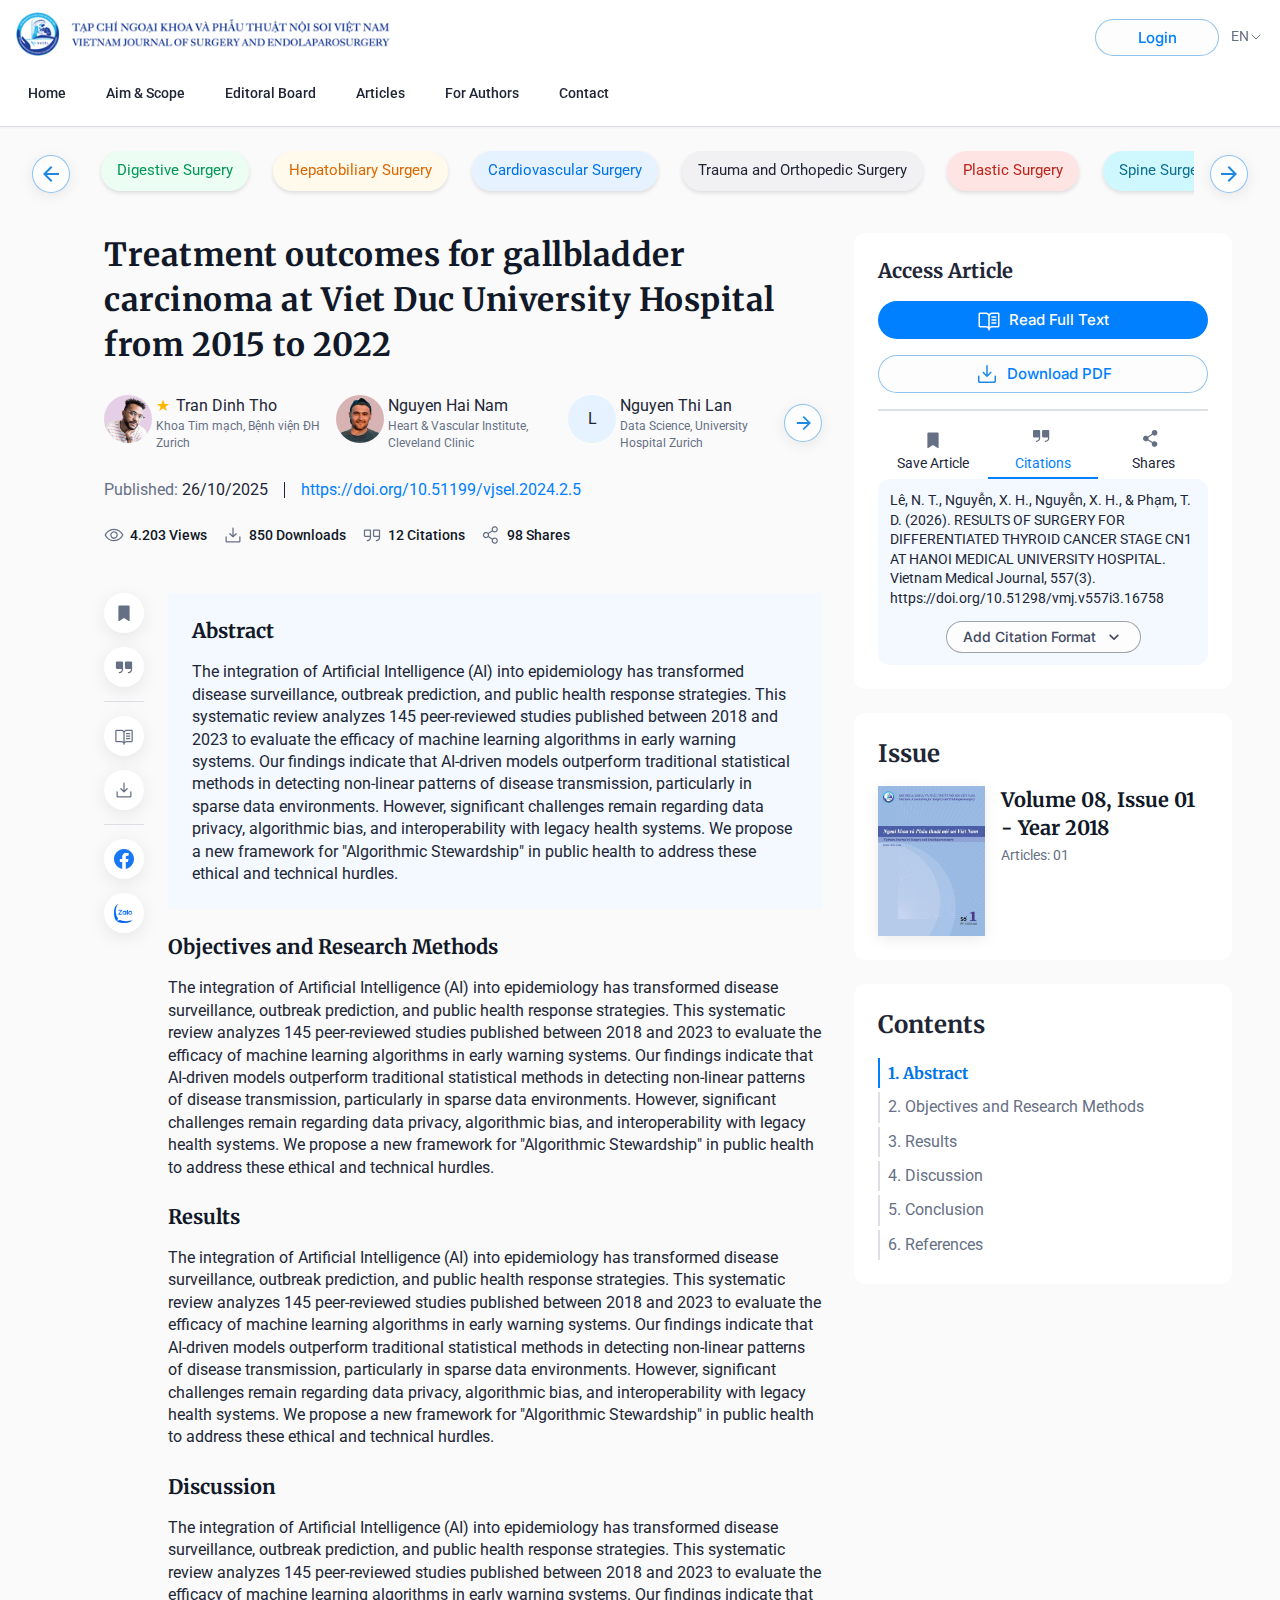
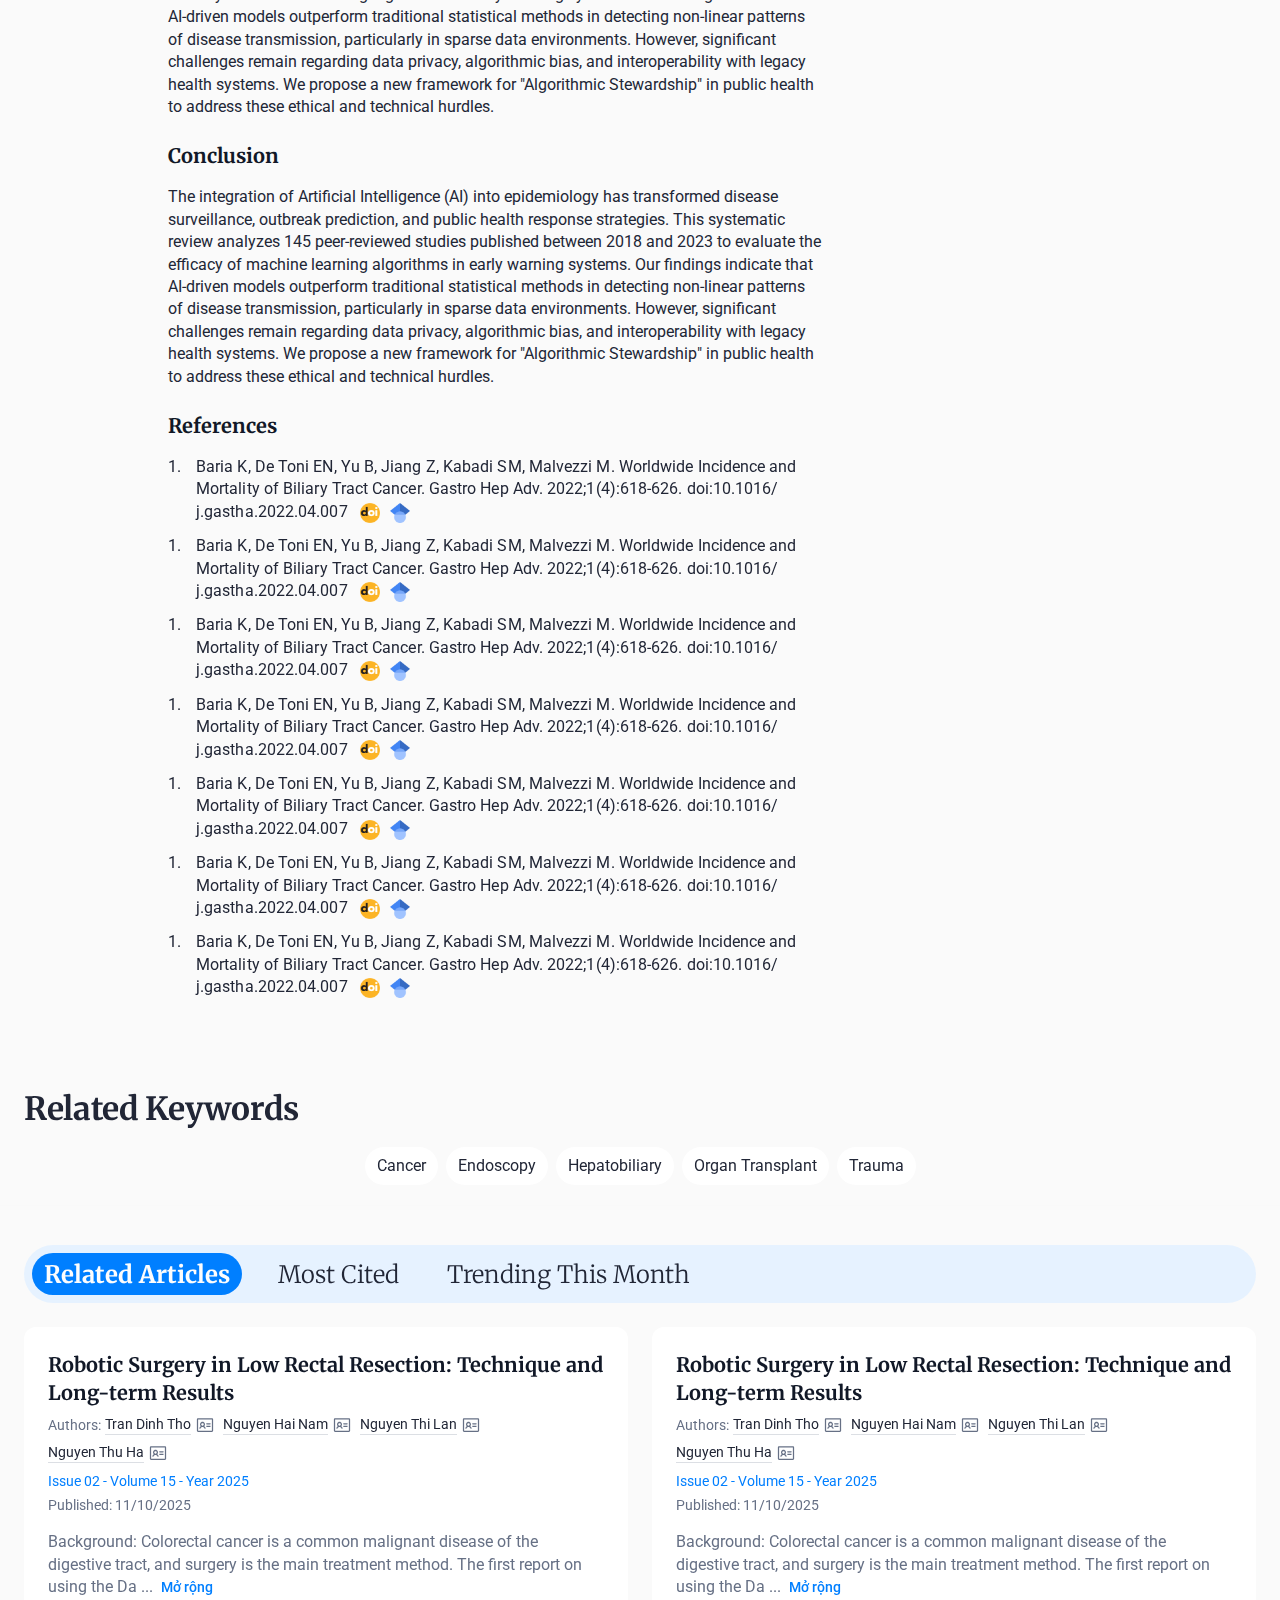
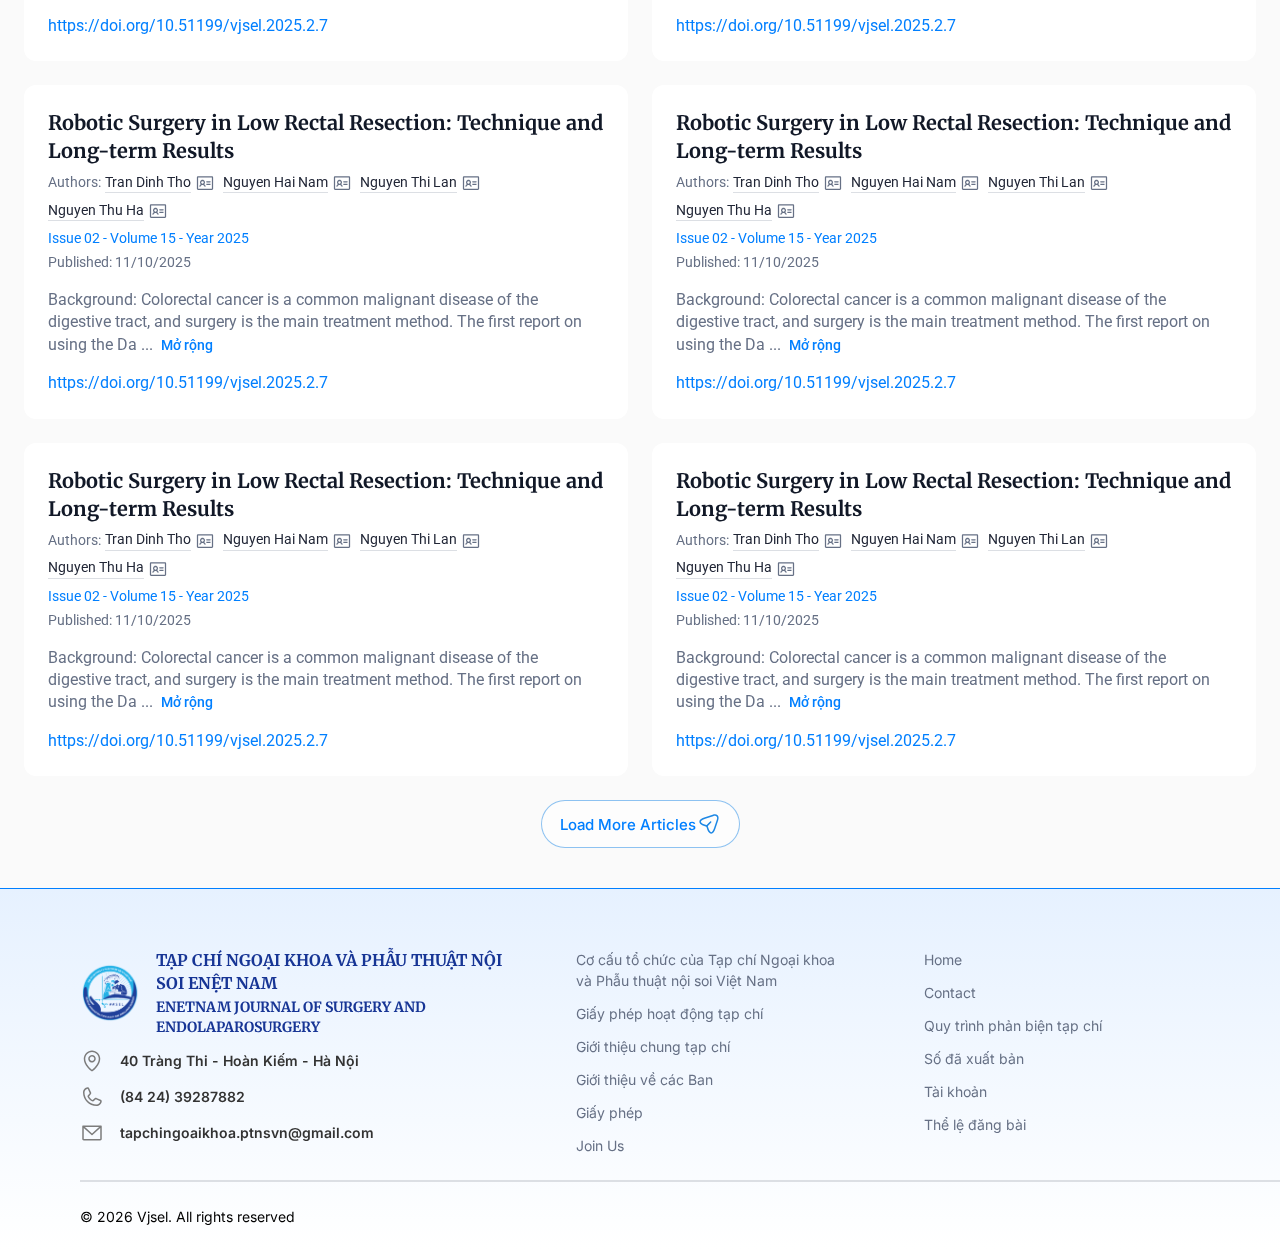
<file: DetailPage_EN/index.html>
<!DOCTYPE html>
<html lang="en">

<head>
    <meta charset="UTF-8">
    <meta name="viewport" content="width=device-width, initial-scale=1.0">
    <title>Treatment outcomes for gallbladder carcinoma</title>
    <link rel="stylesheet" href="detailpage.css">
    <!-- Swiper CSS -->
    <link rel="stylesheet" href="https://cdn.jsdelivr.net/npm/swiper@11/swiper-bundle.min.css" />
    <link rel="stylesheet" href="../shared/nav-scroll.css">
    <link rel="preconnect" href="https://fonts.googleapis.com">
    <link rel="preconnect" href="https://fonts.gstatic.com" crossorigin>
    <link
        href="https://fonts.googleapis.com/css2?family=Inter:wght@400;500;600&family=Merriweather:wght@300;400;700&family=Roboto:wght@400;500&display=swap"
        rel="stylesheet">
</head>

<body>
    <!-- Site Header - Thanh điều hướng chính -->
    <header class="site-header" role="banner">
        <!-- Logo -->
        <div class="site-header__logo">
            <img src="asset/img_logo/vasel-header.png" alt="VJSEL - Vietnam Journal of Surgery and Endoscopy"
                class="site-header__logo-img">
        </div>

        <!-- Main Navigation -->
        <nav class="site-header__nav" role="navigation" aria-label="Menu điều hướng chính">
            <ul class="main-nav">
                <li class="main-nav__item">
                    <a href="#" class="main-nav__link">Home</a>
                </li>
                <li class="main-nav__item">
                    <a href="#" class="main-nav__link">Aim & Scope</a>
                </li>
                <li class="main-nav__item">
                    <a href="#" class="main-nav__link">Editoral Board</a>
                </li>
                <li class="main-nav__item">
                    <a href="#" class="main-nav__link">Articles</a>
                </li>
                <li class="main-nav__item">
                    <a href="#" class="main-nav__link">For Authors</a>
                </li>
                <li class="main-nav__item">
                    <a href="#" class="main-nav__link">Contact</a>
                </li>
            </ul>
        </nav>

        <!-- User Actions -->
        <div class="site-header__actions">
            <!-- Login Button -->
            <a href="#" class="login-btn">Login</a>

            <!-- Language Selector -->
            <div class="language-selector" role="button" tabindex="0" aria-label="Chọn ngôn ngữ">
                <span class="language-selector__text">EN</span>
                <div class="language-selector__icon">
                    <svg fill="none" viewBox="0 0 16 16">
                        <path d="M4 6L8 10L12 6" stroke="#667085" stroke-linecap="round" stroke-linejoin="round" />
                    </svg>
                </div>
            </div>
        </div>
    </header>

    <!-- Category Navigation Filter -->
    <nav class="category-nav" role="navigation" aria-label="Danh mục phẫu thuật">
        <div class="category-nav__container">
            <!-- Previous Button -->
            <button class="category-nav__button category-nav__button--prev swiper-button-disabled"
                aria-label="Previous slide" tabindex="-1" aria-controls="swiper-wrapper-79b410cca93a4ad32"
                aria-disabled="true" disabled="">
                <svg class="category-nav__button-icon" viewBox="0 0 24 24" fill="none">
                    <path d="M12 4L10.59 5.41L16.17 11H4V13H16.17L10.59 18.59L12 20L20 12L12 4Z" fill="#1E88E5"
                        transform="scale(-1, 1) translate(-24, 0)"></path>
                </svg>
            </button>

            <!-- Next Button -->
            <button class="category-nav__button category-nav__button--next" aria-label="Next slide" tabindex="0"
                aria-controls="swiper-wrapper-79b410cca93a4ad32" aria-disabled="false">
                <svg class="category-nav__button-icon" viewBox="0 0 24 24" fill="none">
                    <path d="M12 4L10.59 5.41L16.17 11H4V13H16.17L10.59 18.59L12 20L20 12L12 4Z" fill="#1E88E5"></path>
                </svg>
            </button>

            <!-- Scrollable Category List -->
            <div class="category-nav__scroll swiper swiper-initialized swiper-horizontal swiper-free-mode">
                <ul class="category-nav__list swiper-wrapper" id="swiper-wrapper-79b410cca93a4ad32" aria-live="polite"
                    style="cursor: grab; transition-duration: 0ms; transform: translate3d(0px, 0px, 0px); transition-delay: 0ms;">
                    <li class="category-nav__item swiper-slide swiper-slide-active" role="group" aria-label="1 / 11"
                        style="margin-right: 12px;">
                        <button class="category-nav__tag" style="background-color: #ecfdf3; color: #039855;"
                            aria-label="Digestive Surgery">
                            <span class="category-nav__tag-text">Digestive Surgery</span>
                        </button>
                    </li>
                    <li class="category-nav__item swiper-slide swiper-slide-next" role="group" aria-label="2 / 11"
                        style="margin-right: 12px;">
                        <button class="category-nav__tag" style="background-color: #fffaeb; color: #dc6803;"
                            aria-label="Hepatobiliary Surgery">
                            <span class="category-nav__tag-text">Hepatobiliary Surgery</span>
                        </button>
                    </li>
                    <li class="category-nav__item swiper-slide" role="group" aria-label="3 / 11"
                        style="margin-right: 12px;">
                        <button class="category-nav__tag" style="background-color: #e6f2ff; color: #0074e8;"
                            aria-label="Cardiovascular Surgery">
                            <span class="category-nav__tag-text">Cardiovascular Surgery</span>
                        </button>
                    </li>
                    <li class="category-nav__item swiper-slide" role="group" aria-label="4 / 11"
                        style="margin-right: 12px;">
                        <button class="category-nav__tag" style="background-color: #f1f1f4; color: #212636;"
                            aria-label="Trauma and Orthopedic Surgery">
                            <span class="category-nav__tag-text">Trauma and Orthopedic Surgery</span>
                        </button>
                    </li>
                    <li class="category-nav__item swiper-slide" role="group" aria-label="5 / 11"
                        style="margin-right: 12px;">
                        <button class="category-nav__tag" style="background-color: #fee4e2; color: #bb241a;"
                            aria-label="Plastic Surgery">
                            <span class="category-nav__tag-text">Plastic Surgery</span>
                        </button>
                    </li>
                    <li class="category-nav__item swiper-slide" role="group" aria-label="6 / 11"
                        style="margin-right: 12px;">
                        <button class="category-nav__tag" style="background-color: #cff8fe; color: #0e6f90;"
                            aria-label="Spine Surgery">
                            <span class="category-nav__tag-text">Spine Surgery</span>
                        </button>
                    </li>
                    <li class="category-nav__item swiper-slide" role="group" aria-label="7 / 11"
                        style="margin-right: 12px;">
                        <button class="category-nav__tag" style="background-color: #ecddff; color: #98007c;"
                            aria-label="Neurosurgery">
                            <span class="category-nav__tag-text">Neurosurgery</span>
                        </button>
                    </li>
                    <li class="category-nav__item swiper-slide" role="group" aria-label="8 / 11"
                        style="margin-right: 12px;">
                        <button class="category-nav__tag" style="background-color: #e8ffdd; color: #237000;"
                            aria-label="Urology Surgery">
                            <span class="category-nav__tag-text">Urology Surgery</span>
                        </button>
                    </li>
                    <li class="category-nav__item swiper-slide" role="group" aria-label="9 / 11"
                        style="margin-right: 12px;">
                        <button class="category-nav__tag" style="background-color: #fdddff; color: #800088;"
                            aria-label="Resuscitation">
                            <span class="category-nav__tag-text">Resuscitation</span>
                        </button>
                    </li>
                    <li class="category-nav__item swiper-slide" role="group" aria-label="10 / 11"
                        style="margin-right: 12px;">
                        <button class="category-nav__tag" style="background-color: #fdffdd; color: #a2ae00;"
                            aria-label="Surgical Nursing">
                            <span class="category-nav__tag-text">Surgical Nursing</span>
                        </button>
                    </li>
                    <li class="category-nav__item swiper-slide" role="group" aria-label="11 / 11"
                        style="margin-right: 12px;">
                        <button class="category-nav__tag" style="background-color: #d0d0d0; color: #212636;"
                            aria-label="Other">
                            <span class="category-nav__tag-text">Other</span>
                        </button>
                    </li>
                </ul>
                <span class="swiper-notification" aria-live="assertive" aria-atomic="true"></span>
            </div>
        </div>
    </nav>

    <div class="article">
        <div class="article__container">
            <div class="article__content">
                <!-- Left Main Content -->
                <div class="article__left">
                    <!-- Header Section -->
                    <div class="article__header">
                        <h1 class="article__title">Treatment outcomes for gallbladder carcinoma at Viet Duc University
                            Hospital from 2015 to 2022</h1>

                        <!-- Authors Section Wrapper -->
                        <div class="author-wrapper">
                            <!-- Authors List -->
                            <div class="author-list">
                                <div class="author-card">
                                    <img src="asset/img_body/img_body1.png" alt="Tran Dinh Tho"
                                        class="author-card__avatar">
                                    <div class="author-card__info">
                                        <div class="author-card__name">Tran Dinh Tho</div>
                                        <div class="author-card__institution">Khoa Tim mạch, Bệnh viện ĐH Zurich</div>
                                        <div class="author-card__role">Tác giả chính</div>
                                    </div>
                                </div>

                                <div class="author-card">
                                    <img src="asset/img_body/img_body2.png" alt="Nguyen Hai Nam"
                                        class="author-card__avatar">
                                    <div class="author-card__info">
                                        <div class="author-card__name">Nguyen Hai Nam</div>
                                        <div class="author-card__institution">Heart & Vascular Institute, Cleveland
                                            Clinic
                                        </div>
                                        <div class="author-card__role">Đồng nghiên cứu</div>
                                    </div>
                                </div>

                                <div class="author-card">
                                    <div class="author-card__avatar author-card__avatar--initial">L</div>
                                    <div class="author-card__info">
                                        <div class="author-card__name">Nguyen Thi Lan</div>
                                        <div class="author-card__institution">Data Science, University Hospital Zurich
                                        </div>
                                        <div class="author-card__role">Phụ trách thống kê</div>
                                    </div>
                                </div>

                                <div class="author-card">
                                    <div class="author-card__avatar author-card__avatar--initial">L</div>
                                    <div class="author-card__info">
                                        <div class="author-card__name">Nguyen Thi Lan</div>
                                        <div class="author-card__institution">Data Science, University Hospital Zurich
                                        </div>
                                        <div class="author-card__role">Phụ trách thống kê</div>
                                    </div>
                                </div>
                            </div>

                            <!-- Scroll Button -->
                            <button class="author-list__scroll-btn" aria-label="Scroll to view more authors">
                                <div class="author-list__scroll-btn-base">
                                    <div class="author-list__scroll-icon">
                                        <img src="asset/img_body/img_body8.svg" alt="Scroll" />
                                    </div>
                                </div>
                            </button>
                        </div>

                        <!-- Publication Info -->
                        <div class="publication-info">
                            <div class="publication-info__date">
                                <span class="publication-info__label">Published:</span>
                                <span class="publication-info__value">26/10/2025</span>
                            </div>
                            <div class="publication-info__separator"></div>
                            <a href="https://doi.org/10.51199/vjsel.2024.2.5"
                                class="publication-info__doi">https://doi.org/10.51199/vjsel.2024.2.5</a>
                        </div>

                        <!-- Statistics -->
                        <div class="stats">
                            <div class="stats__item">
                                <svg class="stats__icon" fill="none" viewBox="0 0 20 20">
                                    <path
                                        d="M19.3211 9.74688C19.2937 9.68516 18.632 8.21719 17.1609 6.74609C15.2008 4.78594 12.725 3.75 10 3.75C7.275 3.75 4.79922 4.78594 2.83906 6.74609C1.36797 8.21719 0.703125 9.6875 0.678906 9.74688C0.64337 9.82681 0.625007 9.91331 0.625007 10.0008C0.625007 10.0883 0.64337 10.1748 0.678906 10.2547C0.70625 10.3164 1.36797 11.7836 2.83906 13.2547C4.79922 15.2141 7.275 16.25 10 16.25C12.725 16.25 15.2008 15.2141 17.1609 13.2547C18.632 11.7836 19.2937 10.3164 19.3211 10.2547C19.3566 10.1748 19.375 10.0883 19.375 10.0008C19.375 9.91331 19.3566 9.82681 19.3211 9.74688ZM10 15C7.59531 15 5.49453 14.1258 3.75547 12.4023C3.04191 11.6927 2.43483 10.8836 1.95312 10C2.4347 9.11636 3.04179 8.30717 3.75547 7.59766C5.49453 5.87422 7.59531 5 10 5C12.4047 5 14.5055 5.87422 16.2445 7.59766C16.9595 8.307 17.5679 9.11619 18.0508 10C17.4875 11.0516 15.0336 15 10 15ZM10 6.25C9.25832 6.25 8.5333 6.46993 7.91661 6.88199C7.29993 7.29404 6.81928 7.87971 6.53545 8.56494C6.25162 9.25016 6.17736 10.0042 6.32205 10.7316C6.46675 11.459 6.8239 12.1272 7.34835 12.6517C7.8728 13.1761 8.54098 13.5333 9.26841 13.6779C9.99584 13.8226 10.7498 13.7484 11.4351 13.4645C12.1203 13.1807 12.706 12.7001 13.118 12.0834C13.5301 11.4667 13.75 10.7417 13.75 10C13.749 9.00576 13.3535 8.05253 12.6505 7.34949C11.9475 6.64645 10.9942 6.25103 10 6.25ZM10 12.5C9.50555 12.5 9.0222 12.3534 8.61107 12.0787C8.19995 11.804 7.87952 11.4135 7.6903 10.9567C7.50108 10.4999 7.45157 9.99723 7.54804 9.51227C7.6445 9.02732 7.8826 8.58186 8.23223 8.23223C8.58186 7.8826 9.02732 7.6445 9.51227 7.54804C9.99723 7.45157 10.4999 7.50108 10.9567 7.6903C11.4135 7.87952 11.804 8.19995 12.0787 8.61107C12.3534 9.0222 12.5 9.50555 12.5 10C12.5 10.663 12.2366 11.2989 11.7678 11.7678C11.2989 12.2366 10.663 12.5 10 12.5Z"
                                        fill="#667085" />
                                </svg>
                                <span class="stats__text">4.203 Views</span>
                            </div>
                            <div class="stats__item">
                                <svg class="stats__icon" fill="none" viewBox="0 0 20 20">
                                    <path
                                        d="M17.5 11.875V16.25C17.5 16.5815 17.3683 16.8995 17.1339 17.1339C16.8995 17.3683 16.5815 17.5 16.25 17.5H3.75C3.41848 17.5 3.10054 17.3683 2.86612 17.1339C2.6317 16.8995 2.5 16.5815 2.5 16.25V11.875C2.5 11.7092 2.56585 11.5503 2.68306 11.4331C2.80027 11.3158 2.95924 11.25 3.125 11.25C3.29076 11.25 3.44973 11.3158 3.56694 11.4331C3.68415 11.5503 3.75 11.7092 3.75 11.875V16.25H16.25V11.875C16.25 11.7092 16.3158 11.5503 16.4331 11.4331C16.5503 11.3158 16.7092 11.25 16.875 11.25C17.0408 11.25 17.1997 11.3158 17.3169 11.4331C17.4342 11.5503 17.5 11.7092 17.5 11.875ZM9.55781 12.3172C9.61586 12.3753 9.68479 12.4214 9.76066 12.4529C9.83654 12.4843 9.91787 12.5005 10 12.5005C10.0821 12.5005 10.1635 12.4843 10.2393 12.4529C10.3152 12.4214 10.3841 12.3753 10.4422 12.3172L13.5672 9.19219C13.6253 9.13412 13.6713 9.06518 13.7027 8.98931C13.7342 8.91344 13.7503 8.83212 13.7503 8.75C13.7503 8.66788 13.7342 8.58656 13.7027 8.51069C13.6713 8.43482 13.6253 8.36588 13.5672 8.30781C13.5091 8.24974 13.4402 8.20368 13.3643 8.17225C13.2884 8.14083 13.2071 8.12465 13.125 8.12465C13.0429 8.12465 12.9616 8.14083 12.8857 8.17225C12.8098 8.20368 12.7409 8.24974 12.6828 8.30781L10.625 10.3664V3.125C10.625 2.95924 10.5592 2.80027 10.4419 2.68306C10.3247 2.56585 10.1658 2.5 10 2.5C9.83424 2.5 9.67527 2.56585 9.55806 2.68306C9.44085 2.80027 9.375 2.95924 9.375 3.125V10.3664L7.31719 8.30781C7.19991 8.19054 7.04085 8.12465 6.875 8.12465C6.70915 8.12465 6.55009 8.19054 6.43281 8.30781C6.31554 8.42509 6.24965 8.58415 6.24965 8.75C6.24965 8.91585 6.31554 9.07491 6.43281 9.19219L9.55781 12.3172Z"
                                        fill="#667085" />
                                </svg>
                                <span class="stats__text">850 Downloads</span>
                            </div>
                            <div class="stats__item">
                                <svg class="stats__icon" fill="none" viewBox="0 0 20 20">
                                    <path
                                        d="M7.8125 4.375H3.125C2.79348 4.375 2.47554 4.5067 2.24112 4.74112C2.0067 4.97554 1.875 5.29348 1.875 5.625V10.625C1.875 10.9565 2.0067 11.2745 2.24112 11.5089C2.47554 11.7433 2.79348 11.875 3.125 11.875H7.8125V12.5C7.8125 13.163 7.54911 13.7989 7.08027 14.2678C6.61143 14.7366 5.97554 15 5.3125 15C5.14674 15 4.98777 15.0658 4.87056 15.1831C4.75335 15.3003 4.6875 15.4592 4.6875 15.625C4.6875 15.7908 4.75335 15.9497 4.87056 16.0669C4.98777 16.1842 5.14674 16.25 5.3125 16.25C6.30674 16.249 7.25997 15.8535 7.96301 15.1505C8.66605 14.4475 9.06147 13.4942 9.0625 12.5V5.625C9.0625 5.29348 8.9308 4.97554 8.69638 4.74112C8.46196 4.5067 8.14402 4.375 7.8125 4.375ZM7.8125 10.625H3.125V5.625H7.8125V10.625ZM16.875 4.375H12.1875C11.856 4.375 11.538 4.5067 11.3036 4.74112C11.0692 4.97554 10.9375 5.29348 10.9375 5.625V10.625C10.9375 10.9565 11.0692 11.2745 11.3036 11.5089C11.538 11.7433 11.856 11.875 12.1875 11.875H16.875V12.5C16.875 13.163 16.6116 13.7989 16.1428 14.2678C15.6739 14.7366 15.038 15 14.375 15C14.2092 15 14.0503 15.0658 13.9331 15.1831C13.8158 15.3003 13.75 15.4592 13.75 15.625C13.75 15.7908 13.8158 15.9497 13.9331 16.0669C14.0503 16.1842 14.2092 16.25 14.375 16.25C15.3692 16.249 16.3225 15.8535 17.0255 15.1505C17.7285 14.4475 18.124 13.4942 18.125 12.5V5.625C18.125 5.29348 17.9933 4.97554 17.7589 4.74112C17.5245 4.5067 17.2065 4.375 16.875 4.375ZM16.875 10.625H12.1875V5.625H16.875V10.625Z"
                                        fill="#667085" />
                                </svg>
                                <span class="stats__text">12 Citations</span>
                            </div>
                            <div class="stats__item">
                                <svg class="stats__icon" fill="none" viewBox="0 0 20 20">
                                    <path
                                        d="M13.7497 12.5001C13.3328 12.4999 12.9201 12.5835 12.536 12.7457C12.1519 12.9079 11.8043 13.1456 11.5138 13.4446L7.9122 11.1297C8.1955 10.4033 8.1955 9.59686 7.9122 8.87037L11.5138 6.55553C12.0547 7.10969 12.7822 7.44323 13.5551 7.49149C14.3281 7.53975 15.0914 7.29929 15.6971 6.81674C16.3028 6.33418 16.7078 5.64391 16.8335 4.87974C16.9592 4.11557 16.7966 3.33196 16.3774 2.68082C15.9581 2.02968 15.312 1.55741 14.5644 1.35557C13.8167 1.15373 13.0207 1.23669 12.3307 1.58839C11.6408 1.94008 11.106 2.53544 10.83 3.25904C10.5541 3.98264 10.5566 4.78293 10.8372 5.50475L7.23564 7.81959C6.80194 7.37434 6.24531 7.06853 5.63692 6.94127C5.02852 6.814 4.39599 6.87106 3.82019 7.10514C3.24438 7.33922 2.75147 7.7397 2.40445 8.25537C2.05743 8.77105 1.87207 9.37849 1.87207 10.0001C1.87207 10.6216 2.05743 11.2291 2.40445 11.7447C2.75147 12.2604 3.24438 12.6609 3.82019 12.895C4.39599 13.1291 5.02852 13.1861 5.63692 13.0589C6.24531 12.9316 6.80194 12.6258 7.23564 12.1805L10.8372 14.4954C10.5959 15.1177 10.5602 15.8008 10.7353 16.4449C10.9104 17.0889 11.2871 17.66 11.8102 18.0745C12.3334 18.4889 12.9755 18.725 13.6425 18.7482C14.3095 18.7713 14.9664 18.5803 15.517 18.2031C16.0676 17.8259 16.483 17.2823 16.7023 16.6519C16.9216 16.0216 16.9334 15.3376 16.7358 14.7C16.5383 14.0625 16.1418 13.505 15.6044 13.1091C15.0671 12.7133 14.4171 12.4998 13.7497 12.5001ZM13.7497 2.50006C14.1205 2.50006 14.4831 2.61003 14.7914 2.81606C15.0997 3.02208 15.3401 3.31492 15.482 3.65753C15.6239 4.00014 15.661 4.37714 15.5887 4.74085C15.5163 5.10457 15.3377 5.43866 15.0755 5.70089C14.8133 5.96311 14.4792 6.14169 14.1155 6.21403C13.7518 6.28638 13.3748 6.24925 13.0322 6.10734C12.6896 5.96542 12.3967 5.7251 12.1907 5.41676C11.9847 5.10841 11.8747 4.7459 11.8747 4.37506C11.8747 3.87778 12.0722 3.40087 12.4239 3.04924C12.7755 2.69761 13.2524 2.50006 13.7497 2.50006ZM4.9997 11.8751C4.62886 11.8751 4.26635 11.7651 3.95801 11.5591C3.64966 11.353 3.40934 11.0602 3.26743 10.7176C3.12551 10.375 3.08838 9.99798 3.16073 9.63427C3.23307 9.27055 3.41165 8.93646 3.67387 8.67424C3.9361 8.41201 4.27019 8.23344 4.63391 8.16109C4.99762 8.08874 5.37462 8.12587 5.71723 8.26779C6.05984 8.4097 6.35268 8.65002 6.5587 8.95837C6.76473 9.26671 6.8747 9.62922 6.8747 10.0001C6.8747 10.4973 6.67716 10.9743 6.32552 11.3259C5.97389 11.6775 5.49698 11.8751 4.9997 11.8751ZM13.7497 17.5001C13.3789 17.5001 13.0163 17.3901 12.708 17.1841C12.3997 16.978 12.1593 16.6852 12.0174 16.3426C11.8755 16 11.8384 15.623 11.9107 15.2593C11.9831 14.8955 12.1617 14.5615 12.4239 14.2992C12.6861 14.037 13.0202 13.8584 13.3839 13.7861C13.7476 13.7137 14.1246 13.7509 14.4672 13.8928C14.8098 14.0347 15.1027 14.275 15.3087 14.5834C15.5147 14.8917 15.6247 15.2542 15.6247 15.6251C15.6247 16.1223 15.4272 16.5993 15.0755 16.9509C14.7239 17.3025 14.247 17.5001 13.7497 17.5001Z"
                                        fill="#667085" />
                                </svg>
                                <span class="stats__text">98 Shares</span>
                            </div>
                        </div>
                    </div>

                    <!-- Main Content with Floating Actions -->
                    <div class="article__body">
                        <!-- Floating Action Sidebar -->
                        <div class="action-sidebar">
                            <button class="action-sidebar__btn">
                                <svg class="action-sidebar__icon" fill="none" viewBox="0 0 20 20">
                                    <path
                                        d="M14.375 2.5H5.625C5.29348 2.5 4.97554 2.6317 4.74112 2.86612C4.5067 3.10054 4.375 3.41848 4.375 3.75V17.5C4.37506 17.6115 4.40496 17.721 4.46161 17.8171C4.51826 17.9132 4.59959 17.9924 4.69716 18.0464C4.79473 18.1005 4.90498 18.1274 5.01648 18.1245C5.12798 18.1215 5.23666 18.0888 5.33125 18.0297L10 15.1117L14.6695 18.0297C14.7641 18.0886 14.8727 18.1212 14.9841 18.124C15.0955 18.1268 15.2056 18.0998 15.303 18.0458C15.4005 17.9918 15.4817 17.9127 15.5383 17.8167C15.5949 17.7208 15.6249 17.6114 15.625 17.5V3.75C15.625 3.41848 15.4933 3.10054 15.2589 2.86612C15.0245 2.6317 14.7065 2.5 14.375 2.5Z"
                                        fill="#667085" />
                                </svg>
                            </button>
                            <button class="action-sidebar__btn">
                                <svg class="action-sidebar__icon" fill="none" viewBox="0 0 20 20">
                                    <path
                                        d="M9.0625 5.625V12.5C9.06147 13.4942 8.66605 14.4475 7.96301 15.1505C7.25997 15.8535 6.30674 16.249 5.3125 16.25C5.14674 16.25 4.98777 16.1842 4.87056 16.0669C4.75335 15.9497 4.6875 15.7908 4.6875 15.625C4.6875 15.4592 4.75335 15.3003 4.87056 15.1831C4.98777 15.0658 5.14674 15 5.3125 15C5.97554 15 6.61143 14.7366 7.08027 14.2678C7.54911 13.7989 7.8125 13.163 7.8125 12.5V11.875H3.125C2.79348 11.875 2.47554 11.7433 2.24112 11.5089C2.0067 11.2745 1.875 10.9565 1.875 10.625V5.625C1.875 5.29348 2.0067 4.97554 2.24112 4.74112C2.47554 4.5067 2.79348 4.375 3.125 4.375H7.8125C8.14402 4.375 8.46196 4.5067 8.69638 4.74112C8.9308 4.97554 9.0625 5.29348 9.0625 5.625ZM16.875 4.375H12.1875C11.856 4.375 11.538 4.5067 11.3036 4.74112C11.0692 4.97554 10.9375 5.29348 10.9375 5.625V10.625C10.9375 10.9565 11.0692 11.2745 11.3036 11.5089C11.538 11.7433 11.856 11.875 12.1875 11.875H16.875V12.5C16.875 13.163 16.6116 13.7989 16.1428 14.2678C15.6739 14.7366 15.038 15 14.375 15C14.2092 15 14.0503 15.0658 13.9331 15.1831C13.8158 15.3003 13.75 15.4592 13.75 15.625C13.75 15.7908 13.8158 15.9497 13.9331 16.0669C14.0503 16.1842 14.2092 16.25 14.375 16.25C15.3692 16.249 16.3225 15.8535 17.0255 15.1505C17.7285 14.4475 18.124 13.4942 18.125 12.5V5.625C18.125 5.29348 17.9933 4.97554 17.7589 4.74112C17.5245 4.5067 17.2065 4.375 16.875 4.375Z"
                                        fill="#667085" />
                                </svg>
                            </button>
                            <div class="action-sidebar__divider"></div>
                            <button class="action-sidebar__btn">
                                <svg class="action-sidebar__icon" fill="none" viewBox="0 0 20 20">
                                    <path
                                        d="M17.5 3.75H12.5C12.0149 3.75 11.5364 3.86295 11.1025 4.07991C10.6685 4.29688 10.2911 4.61189 10 5C9.70892 4.61189 9.33147 4.29688 8.89754 4.07991C8.46362 3.86295 7.98514 3.75 7.5 3.75H2.5C2.16848 3.75 1.85054 3.8817 1.61612 4.11612C1.3817 4.35054 1.25 4.66848 1.25 5V15C1.25 15.3315 1.3817 15.6495 1.61612 15.8839C1.85054 16.1183 2.16848 16.25 2.5 16.25H7.5C7.99728 16.25 8.47419 16.4475 8.82583 16.7992C9.17746 17.1508 9.375 17.6277 9.375 18.125C9.375 18.2908 9.44085 18.4497 9.55806 18.5669C9.67527 18.6842 9.83424 18.75 10 18.75C10.1658 18.75 10.3247 18.6842 10.4419 18.5669C10.5592 18.4497 10.625 18.2908 10.625 18.125C10.625 17.6277 10.8225 17.1508 11.1742 16.7992C11.5258 16.4475 12.0027 16.25 12.5 16.25H17.5C17.8315 16.25 18.1495 16.1183 18.3839 15.8839C18.6183 15.6495 18.75 15.3315 18.75 15V5C18.75 4.66848 18.6183 4.35054 18.3839 4.11612C18.1495 3.8817 17.8315 3.75 17.5 3.75ZM7.5 15H2.5V5H7.5C7.99728 5 8.47419 5.19754 8.82583 5.54917C9.17746 5.90081 9.375 6.37772 9.375 6.875V15.625C8.83458 15.2183 8.17633 14.9989 7.5 15ZM17.5 15H12.5C11.8237 14.9989 11.1654 15.2183 10.625 15.625V6.875C10.625 6.37772 10.8225 5.90081 11.1742 5.54917C11.5258 5.19754 12.0027 5 12.5 5H17.5V15ZM12.5 6.875H15.625C15.7908 6.875 15.9497 6.94085 16.0669 7.05806C16.1842 7.17527 16.25 7.33424 16.25 7.5C16.25 7.66576 16.1842 7.82473 16.0669 7.94194C15.9497 8.05915 15.7908 8.125 15.625 8.125H12.5C12.3342 8.125 12.1753 8.05915 12.0581 7.94194C11.9408 7.82473 11.875 7.66576 11.875 7.5C11.875 7.33424 11.9408 7.17527 12.0581 7.05806C12.1753 6.94085 12.3342 6.875 12.5 6.875ZM16.25 10C16.25 10.1658 16.1842 10.3247 16.0669 10.4419C15.9497 10.5592 15.7908 10.625 15.625 10.625H12.5C12.3342 10.625 12.1753 10.5592 12.0581 10.4419C11.9408 10.3247 11.875 10.1658 11.875 10C11.875 9.83424 11.9408 9.67527 12.0581 9.55806C12.1753 9.44085 12.3342 9.375 12.5 9.375H15.625C15.7908 9.375 15.9497 9.44085 16.0669 9.55806C16.1842 9.67527 16.25 9.83424 16.25 10ZM16.25 12.5C16.25 12.6658 16.1842 12.8247 16.0669 12.9419C15.9497 13.0592 15.7908 13.125 15.625 13.125H12.5C12.3342 13.125 12.1753 13.0592 12.0581 12.9419C11.9408 12.8247 11.875 12.6658 11.875 12.5C11.875 12.3342 11.9408 12.1753 12.0581 12.0581C12.1753 11.9408 12.3342 11.875 12.5 11.875H15.625C15.7908 11.875 15.9497 11.9408 16.0669 12.0581C16.1842 12.1753 16.25 12.3342 16.25 12.5Z"
                                        fill="#667085" />
                                </svg>
                            </button>
                            <button class="action-sidebar__btn">
                                <svg class="action-sidebar__icon" fill="none" viewBox="0 0 20 20">
                                    <path
                                        d="M17.5 11.875V16.25C17.5 16.5815 17.3683 16.8995 17.1339 17.1339C16.8995 17.3683 16.5815 17.5 16.25 17.5H3.75C3.41848 17.5 3.10054 17.3683 2.86612 17.1339C2.6317 16.8995 2.5 16.5815 2.5 16.25V11.875C2.5 11.7092 2.56585 11.5503 2.68306 11.4331C2.80027 11.3158 2.95924 11.25 3.125 11.25C3.29076 11.25 3.44973 11.3158 3.56694 11.4331C3.68415 11.5503 3.75 11.7092 3.75 11.875V16.25H16.25V11.875C16.25 11.7092 16.3158 11.5503 16.4331 11.4331C16.5503 11.3158 16.7092 11.25 16.875 11.25C17.0408 11.25 17.1997 11.3158 17.3169 11.4331C17.4342 11.5503 17.5 11.7092 17.5 11.875ZM9.55781 12.3172C9.61586 12.3753 9.68479 12.4214 9.76066 12.4529C9.83654 12.4843 9.91787 12.5005 10 12.5005C10.0821 12.5005 10.1635 12.4843 10.2393 12.4529C10.3152 12.4214 10.3841 12.3753 10.4422 12.3172L13.5672 9.19219C13.6253 9.13412 13.6713 9.06518 13.7027 8.98931C13.7342 8.91344 13.7503 8.83212 13.7503 8.75C13.7503 8.66788 13.7342 8.58656 13.7027 8.51069C13.6713 8.43482 13.6253 8.36588 13.5672 8.30781C13.5091 8.24974 13.4402 8.20368 13.3643 8.17225C13.2884 8.14083 13.2071 8.12465 13.125 8.12465C13.0429 8.12465 12.9616 8.14083 12.8857 8.17225C12.8098 8.20368 12.7409 8.24974 12.6828 8.30781L10.625 10.3664V3.125C10.625 2.95924 10.5592 2.80027 10.4419 2.68306C10.3247 2.56585 10.1658 2.5 10 2.5C9.83424 2.5 9.67527 2.56585 9.55806 2.68306C9.44085 2.80027 9.375 2.95924 9.375 3.125V10.3664L7.31719 8.30781C7.19991 8.19054 7.04085 8.12465 6.875 8.12465C6.70915 8.12465 6.55009 8.19054 6.43281 8.30781C6.31554 8.42509 6.24965 8.58415 6.24965 8.75C6.24965 8.91585 6.31554 9.07491 6.43281 9.19219L9.55781 12.3172Z"
                                        fill="#667085" />
                                </svg>
                            </button>
                            <div class="action-sidebar__divider"></div>
                            <button class="action-sidebar__btn">
                                <svg class="action-sidebar__icon" fill="none" viewBox="0 0 20 20">
                                    <g>
                                        <path
                                            d="M20 10C20 14.9914 16.343 19.1285 11.5625 19.8785V12.8906H13.8926L14.3359 10H11.5625V8.12422C11.5625 7.3332 11.95 6.5625 13.1922 6.5625H14.4531V4.10156C14.4531 4.10156 13.3086 3.90625 12.2145 3.90625C9.93047 3.90625 8.4375 5.29063 8.4375 7.79688V10H5.89844V12.8906H8.4375V19.8785C3.65703 19.1285 0 14.9914 0 10C0 4.47734 4.47734 0 10 0C15.5227 0 20 4.47734 20 10Z"
                                            fill="#1877F2" />
                                        <path
                                            d="M13.8926 12.8906L14.3359 10H11.5625V8.12418C11.5625 7.33336 11.9499 6.5625 13.1921 6.5625H14.4531V4.10156C14.4531 4.10156 13.3088 3.90625 12.2146 3.90625C9.93043 3.90625 8.4375 5.29063 8.4375 7.79688V10H5.89844V12.8906H8.4375V19.8785C8.94664 19.9584 9.46844 20 10 20C10.5316 20 11.0534 19.9584 11.5625 19.8785V12.8906H13.8926Z"
                                            fill="white" />
                                    </g>
                                </svg>
                            </button>
                            <button class="action-sidebar__btn">
                                <img src="asset/img_body/img_body3.png" alt="" class="action-sidebar__icon">
                            </button>
                        </div>

                        <!-- Main Content Sections -->
                        <div class="content-main">
                            <section class="content-section content-section--highlight" id="tom-tat">
                                <h2 class="content-section__title">Abstract</h2>
                                <p class="content-section__text">The integration of Artificial Intelligence (AI) into
                                    epidemiology has transformed disease surveillance, outbreak prediction, and public
                                    health response strategies. This systematic review analyzes 145 peer-reviewed
                                    studies published between 2018 and 2023 to evaluate the efficacy of machine learning
                                    algorithms in early warning systems. Our findings indicate that AI-driven models
                                    outperform traditional statistical methods in detecting non-linear patterns of
                                    disease transmission, particularly in sparse data environments. However, significant
                                    challenges remain regarding data privacy, algorithmic bias, and interoperability
                                    with legacy health systems. We propose a new framework for "Algorithmic Stewardship"
                                    in public health to address these ethical and technical hurdles.</p>
                            </section>

                            <section class="content-section" id="doi-tuong-phuong-phap">
                                <h2 class="content-section__title">Objectives and Research Methods</h2>
                                <p class="content-section__text">The integration of Artificial Intelligence (AI) into
                                    epidemiology has transformed disease surveillance, outbreak
                                    prediction, and public health response strategies. This systematic review analyzes
                                    145 peer-reviewed studies published
                                    between 2018 and 2023 to evaluate the efficacy of machine learning algorithms in
                                    early warning systems. Our findings
                                    indicate that AI-driven models outperform traditional statistical methods in
                                    detecting non-linear patterns of disease
                                    transmission, particularly in sparse data environments. However, significant
                                    challenges remain regarding data privacy,
                                    algorithmic bias, and interoperability with legacy health systems. We propose a new
                                    framework for "Algorithmic
                                    Stewardship" in public health to address these ethical and technical hurdles.</p>
                            </section>

                            <section class="content-section" id="ket-qua">
                                <h2 class="content-section__title">Results</h2>
                                <p class="content-section__text">The integration of Artificial Intelligence (AI) into
                                    epidemiology has transformed disease surveillance, outbreak
                                    prediction, and public health response strategies. This systematic review analyzes
                                    145 peer-reviewed studies published
                                    between 2018 and 2023 to evaluate the efficacy of machine learning algorithms in
                                    early warning systems. Our findings
                                    indicate that AI-driven models outperform traditional statistical methods in
                                    detecting non-linear patterns of disease
                                    transmission, particularly in sparse data environments. However, significant
                                    challenges remain regarding data privacy,
                                    algorithmic bias, and interoperability with legacy health systems. We propose a new
                                    framework for "Algorithmic
                                    Stewardship" in public health to address these ethical and technical hurdles.</p>
                            </section>

                            <section class="content-section" id="ban-luan">
                                <h2 class="content-section__title">Discussion</h2>
                                <p class="content-section__text">The integration of Artificial Intelligence (AI) into
                                    epidemiology has transformed disease surveillance, outbreak
                                    prediction, and public health response strategies. This systematic review analyzes
                                    145 peer-reviewed studies published
                                    between 2018 and 2023 to evaluate the efficacy of machine learning algorithms in
                                    early warning systems. Our findings
                                    indicate that AI-driven models outperform traditional statistical methods in
                                    detecting non-linear patterns of disease
                                    transmission, particularly in sparse data environments. However, significant
                                    challenges remain regarding data privacy,
                                    algorithmic bias, and interoperability with legacy health systems. We propose a new
                                    framework for "Algorithmic
                                    Stewardship" in public health to address these ethical and technical hurdles.</p>
                            </section>

                            <section class="content-section" id="ket-luan">
                                <h2 class="content-section__title">Conclusion</h2>
                                <p class="content-section__text">The integration of Artificial Intelligence (AI) into
                                    epidemiology has transformed disease surveillance, outbreak
                                    prediction, and public health response strategies. This systematic review analyzes
                                    145 peer-reviewed studies published
                                    between 2018 and 2023 to evaluate the efficacy of machine learning algorithms in
                                    early warning systems. Our findings
                                    indicate that AI-driven models outperform traditional statistical methods in
                                    detecting non-linear patterns of disease
                                    transmission, particularly in sparse data environments. However, significant
                                    challenges remain regarding data privacy,
                                    algorithmic bias, and interoperability with legacy health systems. We propose a new
                                    framework for "Algorithmic
                                    Stewardship" in public health to address these ethical and technical hurdles.</p>
                            </section>

                            <section class="content-section" id="tai-lieu-tham-khao">
                                <h2 class="content-section__title">References</h2>
                                <div class="reference-list">
                                    <div class="reference-item">
                                        <span class="reference-item__number">1.</span>
                                        <p class="reference-item__text">Baria K, De Toni EN, Yu B, Jiang Z, Kabadi SM,
                                            Malvezzi M. Worldwide Incidence and Mortality of Biliary Tract Cancer.
                                            Gastro Hep Adv. 2022;1(4):618-626. doi:10.1016/<br>j.gastha.2022.04.007
                                            <span class="reference-item__links">
                                                <img src="asset/img_body/img_body5.png" alt=""
                                                    class="reference-item__link-icon">
                                                <img src="asset/img_body/img_body6.png" alt=""
                                                    class="reference-item__link-icon">
                                            </span>
                                        </p>
                                    </div>
                                    <div class="reference-item">
                                        <span class="reference-item__number">1.</span>
                                        <p class="reference-item__text">Baria K, De Toni EN, Yu B, Jiang Z, Kabadi SM,
                                            Malvezzi M. Worldwide Incidence and Mortality of Biliary Tract Cancer.
                                            Gastro Hep Adv. 2022;1(4):618-626. doi:10.1016/<br>j.gastha.2022.04.007
                                            <span class="reference-item__links">
                                                <img src="asset/img_body/img_body5.png" alt=""
                                                    class="reference-item__link-icon">
                                                <img src="asset/img_body/img_body6.png" alt=""
                                                    class="reference-item__link-icon">
                                            </span>
                                        </p>
                                    </div>
                                    <div class="reference-item">
                                        <span class="reference-item__number">1.</span>
                                        <p class="reference-item__text">Baria K, De Toni EN, Yu B, Jiang Z, Kabadi SM,
                                            Malvezzi M. Worldwide Incidence and Mortality of Biliary Tract Cancer.
                                            Gastro Hep Adv. 2022;1(4):618-626. doi:10.1016/<br>j.gastha.2022.04.007
                                            <span class="reference-item__links">
                                                <img src="asset/img_body/img_body5.png" alt=""
                                                    class="reference-item__link-icon">
                                                <img src="asset/img_body/img_body6.png" alt=""
                                                    class="reference-item__link-icon">
                                            </span>
                                        </p>
                                    </div>
                                    <div class="reference-item">
                                        <span class="reference-item__number">1.</span>
                                        <p class="reference-item__text">Baria K, De Toni EN, Yu B, Jiang Z, Kabadi SM,
                                            Malvezzi M. Worldwide Incidence and Mortality of Biliary Tract Cancer.
                                            Gastro Hep Adv. 2022;1(4):618-626. doi:10.1016/<br>j.gastha.2022.04.007
                                            <span class="reference-item__links">
                                                <img src="asset/img_body/img_body5.png" alt=""
                                                    class="reference-item__link-icon">
                                                <img src="asset/img_body/img_body6.png" alt=""
                                                    class="reference-item__link-icon">
                                            </span>
                                        </p>
                                    </div>
                                    <div class="reference-item">
                                        <span class="reference-item__number">1.</span>
                                        <p class="reference-item__text">Baria K, De Toni EN, Yu B, Jiang Z, Kabadi SM,
                                            Malvezzi M. Worldwide Incidence and Mortality of Biliary Tract Cancer.
                                            Gastro Hep Adv. 2022;1(4):618-626. doi:10.1016/<br>j.gastha.2022.04.007
                                            <span class="reference-item__links">
                                                <img src="asset/img_body/img_body5.png" alt=""
                                                    class="reference-item__link-icon">
                                                <img src="asset/img_body/img_body6.png" alt=""
                                                    class="reference-item__link-icon">
                                            </span>
                                        </p>
                                    </div>
                                    <div class="reference-item">
                                        <span class="reference-item__number">1.</span>
                                        <p class="reference-item__text">Baria K, De Toni EN, Yu B, Jiang Z, Kabadi SM,
                                            Malvezzi M. Worldwide Incidence and Mortality of Biliary Tract Cancer.
                                            Gastro Hep Adv. 2022;1(4):618-626. doi:10.1016/<br>j.gastha.2022.04.007
                                            <span class="reference-item__links">
                                                <img src="asset/img_body/img_body5.png" alt=""
                                                    class="reference-item__link-icon">
                                                <img src="asset/img_body/img_body6.png" alt=""
                                                    class="reference-item__link-icon">
                                            </span>
                                        </p>
                                    </div>
                                    <div class="reference-item">
                                        <span class="reference-item__number">1.</span>
                                        <p class="reference-item__text">Baria K, De Toni EN, Yu B, Jiang Z, Kabadi SM,
                                            Malvezzi M. Worldwide Incidence and Mortality of Biliary Tract Cancer.
                                            Gastro Hep Adv. 2022;1(4):618-626. doi:10.1016/<br>j.gastha.2022.04.007
                                            <span class="reference-item__links">
                                                <img src="asset/img_body/img_body5.png" alt=""
                                                    class="reference-item__link-icon">
                                                <img src="asset/img_body/img_body6.png" alt=""
                                                    class="reference-item__link-icon">
                                            </span>
                                        </p>
                                    </div>
                                </div>
                            </section>
                        </div>
                    </div>
                </div>

                <!-- Right Sidebar -->
                <aside class="article__sidebar">
                    <!-- Access Card -->
                    <div class="access-card">
                        <h3 class="access-card__title">Access Article</h3>
                        <button class="btn btn--primary">
                            <svg class="btn__icon" fill="none" viewBox="0 0 24 24">
                                <path
                                    d="M21 4.5H15C14.4178 4.5 13.8437 4.63554 13.3229 4.8959C12.8022 5.15625 12.3493 5.53426 12 6C11.6507 5.53426 11.1978 5.15625 10.6771 4.8959C10.1563 4.63554 9.58217 4.5 9 4.5H3C2.60218 4.5 2.22064 4.65804 1.93934 4.93934C1.65804 5.22064 1.5 5.60218 1.5 6V18C1.5 18.3978 1.65804 18.7794 1.93934 19.0607C2.22064 19.342 2.60218 19.5 3 19.5H9C9.59674 19.5 10.169 19.7371 10.591 20.159C11.0129 20.581 11.25 21.1533 11.25 21.75C11.25 21.9489 11.329 22.1397 11.4697 22.2803C11.6103 22.421 11.8011 22.5 12 22.5C12.1989 22.5 12.3897 22.421 12.5303 22.2803C12.671 22.1397 12.75 21.9489 12.75 21.75C12.75 21.1533 12.9871 20.581 13.409 20.159C13.831 19.7371 14.4033 19.5 15 19.5H21C21.3978 19.5 21.7794 19.342 22.0607 19.0607C22.342 18.7794 22.5 18.3978 22.5 18V6C22.5 5.60218 22.342 5.22064 22.0607 4.93934C21.7794 4.65804 21.3978 4.5 21 4.5ZM9 18H3V6H9C9.59674 6 10.169 6.23705 10.591 6.65901C11.0129 7.08097 11.25 7.65326 11.25 8.25V18.75C10.6015 18.262 9.8116 17.9987 9 18ZM21 18H15C14.1884 17.9987 13.3985 18.262 12.75 18.75V8.25C12.75 7.65326 12.9871 7.08097 13.409 6.65901C13.831 6.23705 14.4033 6 15 6H21V18ZM15 8.25H18.75C18.9489 8.25 19.1397 8.32902 19.2803 8.46967C19.421 8.61032 19.5 8.80109 19.5 9C19.5 9.19891 19.421 9.38968 19.2803 9.53033C19.1397 9.67098 18.9489 9.75 18.75 9.75H15C14.8011 9.75 14.6103 9.67098 14.4697 9.53033C14.329 9.38968 14.25 9.19891 14.25 9C14.25 8.80109 14.329 8.61032 14.4697 8.46967C14.6103 8.32902 14.8011 8.25 15 8.25ZM19.5 12C19.5 12.1989 19.421 12.3897 19.2803 12.5303C19.1397 12.671 18.9489 12.75 18.75 12.75H15C14.8011 12.75 14.6103 12.671 14.4697 12.5303C14.329 12.3897 14.25 12.1989 14.25 12C14.25 11.8011 14.329 11.6103 14.4697 11.4697C14.6103 11.329 14.8011 11.25 15 11.25H18.75C18.9489 11.25 19.1397 11.329 19.2803 11.4697C19.421 11.6103 19.5 11.8011 19.5 12ZM19.5 15C19.5 15.1989 19.421 15.3897 19.2803 15.5303C19.1397 15.671 18.9489 15.75 18.75 15.75H15C14.8011 15.75 14.6103 15.671 14.4697 15.5303C14.329 15.3897 14.25 15.1989 14.25 15C14.25 14.8011 14.329 14.6103 14.4697 14.4697C14.6103 14.329 14.8011 14.25 15 14.25H18.75C18.9489 14.25 19.1397 14.329 19.2803 14.4697C19.421 14.6103 19.5 14.8011 19.5 15Z"
                                    fill="white" />
                            </svg>
                            Read Full Text
                        </button>
                        <button class="btn btn--secondary">
                            <svg class="btn__icon" fill="none" viewBox="0 0 24 24">
                                <path
                                    d="M21 14.25V19.5C21 19.8978 20.842 20.2794 20.5607 20.5607C20.2794 20.842 19.8978 21 19.5 21H4.5C4.10218 21 3.72064 20.842 3.43934 20.5607C3.15804 20.2794 3 19.8978 3 19.5V14.25C3 14.0511 3.07902 13.8603 3.21967 13.7197C3.36032 13.579 3.55109 13.5 3.75 13.5C3.94891 13.5 4.13968 13.579 4.28033 13.7197C4.42098 13.8603 4.5 14.0511 4.5 14.25V19.5H19.5V14.25C19.5 14.0511 19.579 13.8603 19.7197 13.7197C19.8603 13.579 20.0511 13.5 20.25 13.5C20.4489 13.5 20.6397 13.579 20.7803 13.7197C20.921 13.8603 21 14.0511 21 14.25ZM11.4694 14.7806C11.539 14.8504 11.6217 14.9057 11.7128 14.9434C11.8038 14.9812 11.9014 15.0006 12 15.0006C12.0986 15.0006 12.1962 14.9812 12.2872 14.9434C12.3783 14.9057 12.461 14.8504 12.5306 14.7806L16.2806 11.0306C16.3503 10.9609 16.4056 10.8782 16.4433 10.7872C16.481 10.6961 16.5004 10.5985 16.5004 10.5C16.5004 10.4015 16.481 10.3039 16.4433 10.2128C16.4056 10.1218 16.3503 10.0391 16.2806 9.96937C16.2109 9.89969 16.1282 9.84442 16.0372 9.8067C15.9461 9.76899 15.8485 9.74958 15.75 9.74958C15.6515 9.74958 15.5539 9.76899 15.4628 9.8067C15.3718 9.84442 15.2891 9.89969 15.2194 9.96937L12.75 12.4397V3.75C12.75 3.55109 12.671 3.36032 12.5303 3.21967C12.3897 3.07902 12.1989 3 12 3C11.8011 3 11.6103 3.07902 11.4697 3.21967C11.329 3.36032 11.25 3.55109 11.25 3.75V12.4397L8.78063 9.96937C8.63989 9.82864 8.44902 9.74958 8.25 9.74958C8.05098 9.74958 7.86011 9.82864 7.71937 9.96937C7.57864 10.1101 7.49958 10.301 7.49958 10.5C7.49958 10.699 7.57864 10.8899 7.71937 11.0306L11.4694 14.7806Z"
                                    fill="#1E88E5" />
                            </svg>
                            Download PDF
                        </button>
                        <div class="access-card__divider"></div>

                        <div class="citation-container">
                            <!-- Citation Tabs -->
                            <div class="citation-tabs">
                                <button class="citation-tabs__tab">
                                    <svg class="citation-tabs__icon" width="20" height="20" viewBox="0 0 20 20"
                                        fill="none">
                                        <path
                                            d="M14.375 2.5H5.625C5.29348 2.5 4.97554 2.6317 4.74112 2.86612C4.5067 3.10054 4.375 3.41848 4.375 3.75V17.5C4.37506 17.6115 4.40496 17.721 4.46161 17.8171C4.51826 17.9132 4.59959 17.9924 4.69716 18.0464C4.79473 18.1005 4.90498 18.1274 5.01648 18.1245C5.12798 18.1215 5.23666 18.0888 5.33125 18.0297L10 15.1117L14.6695 18.0297C14.7641 18.0886 14.8727 18.1212 14.9841 18.124C15.0955 18.1268 15.2056 18.0998 15.303 18.0458C15.4005 17.9918 15.4817 17.9127 15.5383 17.8167C15.5949 17.7208 15.6249 17.6114 15.625 17.5V3.75C15.625 3.41848 15.4933 3.10054 15.2589 2.86612C15.0245 2.6317 14.7065 2.5 14.375 2.5Z"
                                            fill="#667085" />
                                    </svg>
                                    Save Article
                                </button>
                                <button class="citation-tabs__tab citation-tabs__tab--active">
                                    <svg class="citation-tabs__icon" width="20" height="20" viewBox="0 0 20 20"
                                        fill="none">
                                        <path
                                            d="M7.1875 1.25V8.125C7.18647 9.11924 6.79105 10.0725 6.08801 10.7755C5.38497 11.4785 4.43174 11.874 3.4375 11.875C3.27174 11.875 3.11277 11.8092 2.99556 11.6919C2.87835 11.5747 2.8125 11.4158 2.8125 11.25C2.8125 11.0842 2.87835 10.9253 2.99556 10.8081C3.11277 10.6908 3.27174 10.625 3.4375 10.625C4.10054 10.625 4.73643 10.3616 5.20527 9.89277C5.67411 9.42393 5.9375 8.78804 5.9375 8.125V7.5H1.25C0.918479 7.5 0.600537 7.3683 0.366116 7.13388C0.131696 6.89946 0 6.58152 0 6.25V1.25C0 0.918479 0.131696 0.600537 0.366116 0.366116C0.600537 0.131696 0.918479 0 1.25 0H5.9375C6.26902 0 6.58696 0.131696 6.82138 0.366116C7.0558 0.600537 7.1875 0.918479 7.1875 1.25ZM15 0H10.3125C9.98098 0 9.66304 0.131696 9.42862 0.366116C9.1942 0.600537 9.0625 0.918479 9.0625 1.25V6.25C9.0625 6.58152 9.1942 6.89946 9.42862 7.13388C9.66304 7.3683 9.98098 7.5 10.3125 7.5H15V8.125C15 8.78804 14.7366 9.42393 14.2678 9.89277C13.7989 10.3616 13.163 10.625 12.5 10.625C12.3342 10.625 12.1753 10.6908 12.0581 10.8081C11.9408 10.9253 11.875 11.0842 11.875 11.25C11.875 11.4158 11.9408 11.5747 12.0581 11.6919C12.1753 11.8092 12.3342 11.875 12.5 11.875C13.4942 11.874 14.4475 11.4785 15.1505 10.7755C15.8535 10.0725 16.249 9.11924 16.25 8.125V1.25C16.25 0.918479 16.1183 0.600537 15.8839 0.366116C15.6495 0.131696 15.3315 0 15 0Z"
                                            fill="#667085" />
                                    </svg>
                                    Citations
                                </button>
                                <button class="citation-tabs__tab">
                                    <svg class="citation-tabs__icon" width="20" height="20" viewBox="0 20 20"
                                        fill="none">
                                        <path
                                            d="M14.3796 14.0728C14.3797 14.4833 14.2899 14.8889 14.1165 15.261C13.9432 15.6331 13.6904 15.9627 13.3761 16.2267C13.0618 16.4908 12.6935 16.6828 12.297 16.7893C11.9006 16.8958 11.4856 16.9143 11.0813 16.8434C10.677 16.7725 10.2931 16.6139 9.95653 16.3788C9.62001 16.1438 9.33902 15.8379 9.1333 15.4826C8.92757 15.1274 8.80211 14.7314 8.76571 14.3226C8.72931 13.9137 8.78286 13.5018 8.9226 13.1158L4.78198 10.4556C4.38652 10.8435 3.88531 11.106 3.34124 11.2102C2.79716 11.3143 2.23445 11.2555 1.72369 11.041C1.21294 10.8266 0.776882 10.466 0.470234 10.0047C0.163585 9.54338 0 9.00176 0 8.44781C0 7.89386 0.163585 7.35224 0.470234 6.89091C0.776882 6.42958 1.21294 6.06907 1.72369 5.85462C2.23445 5.64017 2.79716 5.58132 3.34124 5.68546C3.88531 5.7896 4.38652 6.05209 4.78198 6.44L8.9226 3.78375C8.6855 3.13222 8.69677 2.41618 8.95425 1.77243C9.21174 1.12869 9.69739 0.602384 10.3184 0.294086C10.9394 -0.0142114 11.6522 -0.082886 12.3207 0.101185C12.9891 0.285256 13.5663 0.709166 13.942 1.29191C14.3176 1.87466 14.4654 2.57539 14.357 3.2602C14.2487 3.945 13.8918 4.56588 13.3546 5.00418C12.8174 5.44249 12.1375 5.66749 11.4449 5.63619C10.7522 5.6049 10.0954 5.3195 9.59995 4.83453L5.45932 7.49469C5.6831 8.11309 5.6831 8.79035 5.45932 9.40875L9.59995 12.0689C9.99528 11.682 10.4959 11.4203 11.0393 11.3164C11.5826 11.2126 12.1445 11.2713 12.6546 11.4852C13.1647 11.6991 13.6005 12.0586 13.9073 12.5189C14.2141 12.9791 14.3784 13.5197 14.3796 14.0728Z"
                                            fill="#667085" />
                                    </svg>
                                    Shares
                                </button>
                            </div>

                            <div class="citation-box">
                                <p class="citation-box__text">
                                    Lê, N. T., Nguyễn, X. H., Nguyễn, X. H., & Phạm, T. D.
                                    (2026).
                                    RESULTS OF SURGERY FOR DIFFERENTIATED THYROID CANCER STAGE CN1 AT HANOI MEDICAL
                                    UNIVERSITY HOSPITAL. Vietnam Medical Journal, 557(3).
                                    https://doi.org/10.51298/vmj.v557i3.16758
                                </p>
                                <button class="btn btn--tertiary">
                                    Add Citation Format
                                    <svg class="btn__chevron" fill="none" viewBox="0 0 20 20">
                                        <path
                                            d="M13.2337 7.74166L10.0004 10.975L6.76706 7.74166C6.44206 7.41666 5.91706 7.41666 5.59206 7.74166C5.26706 8.06666 5.26706 8.59166 5.59206 8.91666L9.41706 12.7417C9.74206 13.0667 10.2671 13.0667 10.5921 12.7417L14.4171 8.91666C14.7421 8.59166 14.7421 8.06666 14.4171 7.74166C14.0921 7.425 13.5587 7.41666 13.2337 7.74166Z"
                                            fill="#434A60" />
                                    </svg>
                                </button>
                            </div>
                        </div>
                    </div>

                    <!-- Issue Card -->
                    <div class="issue-card">
                        <h3 class="issue-card__title">Issue</h3>
                        <div class="issue-card__content">
                            <img src="asset/img_body/img_body4.png" alt="Magazine Cover" class="issue-card__cover">
                            <div class="issue-card__info">
                                <h4 class="issue-card__name">Volume 08, Issue 01 - Year 2018</h4>
                                <p class="issue-card__meta">Articles: 01</p>
                            </div>
                        </div>
                    </div>

                    <!-- Table of Contents -->
                    <nav class="toc-card">
                        <h3 class="toc-card__title">Contents</h3>
                        <ul class="toc-list">
                            <li class="toc-list__item toc-list__item--active"><a href="#tom-tat"
                                    class="toc-list__link">1. Abstract</a></li>
                            <li class="toc-list__item"><a href="#doi-tuong-phuong-phap" class="toc-list__link">2.
                                    Objectives and Research Methods</a></li>
                            <li class="toc-list__item"><a href="#ket-qua" class="toc-list__link">3. Results</a></li>
                            <li class="toc-list__item"><a href="#ban-luan" class="toc-list__link">4. Discussion</a></li>
                            <li class="toc-list__item"><a href="#ket-luan" class="toc-list__link">5. Conclusion</a></li>
                            <li class="toc-list__item"><a href="#tai-lieu-tham-khao" class="toc-list__link">6.
                                    References</a></li>
                        </ul>
                    </nav>
                </aside>
            </div>
        </div>
    </div>

    <!-- Related Keywords Section -->
    <section class="related-keywords">
        <div class="related-keywords__container">
            <h2 class="related-keywords__title">Related Keywords</h2>
            <div class="related-keywords__list">
                <button class="keyword-tag">
                    <span class="keyword-tag__text">Cancer</span>
                </button>
                <button class="keyword-tag">
                    <span class="keyword-tag__text">Endoscopy</span>
                </button>
                <button class="keyword-tag">
                    <span class="keyword-tag__text">Hepatobiliary</span>
                </button>
                <button class="keyword-tag">
                    <span class="keyword-tag__text">Organ Transplant</span>
                </button>
                <button class="keyword-tag">
                    <span class="keyword-tag__text">Trauma</span>
                </button>
            </div>
        </div>
    </section>

    <!-- Related Posts Section -->
    <section class="related-posts">
        <div class="related-posts__container">
            <!-- Tab Navigation -->
            <div class="post-tabs">
                <button class="post-tabs__tab post-tabs__tab--active" data-tab="related">
                    <span class="post-tabs__text">Related Articles</span>
                </button>
                <button class="post-tabs__tab" data-tab="cited">
                    <span class="post-tabs__text">Most Cited</span>
                </button>
                <button class="post-tabs__tab" data-tab="trending">
                    <span class="post-tabs__text">Trending This Month</span>
                </button>
            </div>

            <!-- Articles Grid -->
            <div class="posts-grid">
                <!-- Article Card 1 -->
                <article class="post-card">
                    <div class="post-card__content">
                        <!-- Image wrapper (580x210) -->
                        <div class="post-card__image">
                            <!-- Main content wrapper (580x210) -->
                            <div class="post-card__main">
                                <!-- Title wrapper (580x112) -->
                                <div class="post-card__title-wrapper">
                                    <h3 class="post-card__title">Robotic Surgery in Low Rectal Resection: Technique and
                                        Long-term Results</h3>

                                    <div class="post-card__authors">
                                        <span class="post-card__label">Authors:</span>
                                        <div class="author-tag">
                                            <span class="author-tag__name">Tran Dinh Tho</span>
                                            <svg class="author-tag__icon" fill="none" viewBox="0 0 20 20">
                                                <path
                                                    d="M15.625 8.75C15.625 8.91576 15.5592 9.07473 15.4419 9.19194C15.3247 9.30915 15.1658 9.375 15 9.375H11.875C11.7092 9.375 11.5503 9.30915 11.4331 9.19194C11.3158 9.07473 11.25 8.91576 11.25 8.75C11.25 8.58424 11.3158 8.42527 11.4331 8.30806C11.5503 8.19085 11.7092 8.125 11.875 8.125H15C15.1658 8.125 15.3247 8.19085 15.4419 8.30806C15.5592 8.42527 15.625 8.58424 15.625 8.75ZM15 10.625H11.875C11.7092 10.625 11.5503 10.6908 11.4331 10.8081C11.3158 10.9253 11.25 11.0842 11.25 11.25C11.25 11.4158 11.3158 11.5747 11.4331 11.6919C11.5503 11.8092 11.7092 11.875 11.875 11.875H15C15.1658 11.875 15.3247 11.8092 15.4419 11.6919C15.5592 11.5747 15.625 11.4158 15.625 11.25C15.625 11.0842 15.5592 10.9253 15.4419 10.8081C15.3247 10.6908 15.1658 10.625 15 10.625ZM18.125 4.375V15.625C18.125 15.9565 17.9933 16.2745 17.7589 16.5089C17.5245 16.7433 17.2065 16.875 16.875 16.875H3.125C2.79348 16.875 2.47554 16.7433 2.24112 16.5089C2.0067 16.2745 1.875 15.9565 1.875 15.625V4.375C1.875 4.04348 2.0067 3.72554 2.24112 3.49112C2.47554 3.2567 2.79348 3.125 3.125 3.125H16.875C17.2065 3.125 17.5245 3.2567 17.7589 3.49112C17.9933 3.72554 18.125 4.04348 18.125 4.375ZM16.875 15.625V4.375H3.125V15.625H16.875ZM10.6047 12.9688C10.6461 13.1293 10.6221 13.2998 10.5378 13.4426C10.4536 13.5855 10.316 13.689 10.1555 13.7305C9.99489 13.7719 9.82442 13.7479 9.68157 13.6636C9.53872 13.5794 9.43519 13.4418 9.39375 13.2812C9.18828 12.4797 8.37344 11.875 7.49922 11.875C6.625 11.875 5.81094 12.4797 5.60469 13.2812C5.56325 13.4418 5.45971 13.5794 5.31686 13.6636C5.17401 13.7479 5.00355 13.7719 4.84297 13.7305C4.68239 13.689 4.54485 13.5855 4.4606 13.4426C4.37636 13.2998 4.35231 13.1293 4.39375 12.9688C4.59656 12.2139 5.07598 11.5629 5.73672 11.1453C5.3856 10.7963 5.14602 10.3508 5.04835 9.86549C4.95068 9.38013 4.99932 8.8767 5.1881 8.41902C5.37688 7.96134 5.6973 7.57002 6.10875 7.29465C6.52019 7.01929 7.00413 6.87229 7.49922 6.87229C7.99431 6.87229 8.47825 7.01929 8.88969 7.29465C9.30113 7.57002 9.62156 7.96134 9.81034 8.41902C9.99912 8.8767 10.0478 9.38013 9.95009 9.86549C9.85242 10.3508 9.61284 10.7963 9.26172 11.1453C9.92318 11.5623 10.403 12.2135 10.6055 12.9688H10.6047ZM7.5 10.625C7.74723 10.625 7.9889 10.5517 8.19446 10.4143C8.40002 10.277 8.56024 10.0818 8.65485 9.85335C8.74946 9.62495 8.77421 9.37361 8.72598 9.13114C8.67775 8.88866 8.5587 8.66593 8.38388 8.49112C8.20907 8.3163 7.98634 8.19725 7.74386 8.14902C7.50139 8.10079 7.25005 8.12554 7.02165 8.22015C6.79324 8.31476 6.59801 8.47498 6.46066 8.68054C6.32331 8.8861 6.25 9.12777 6.25 9.375C6.25 9.70652 6.3817 10.0245 6.61612 10.2589C6.85054 10.4933 7.16848 10.625 7.5 10.625Z"
                                                    fill="#667085" />
                                            </svg>
                                        </div>
                                        <div class="author-tag">
                                            <span class="author-tag__name">Nguyen Hai Nam</span>
                                            <svg class="author-tag__icon" fill="none" viewBox="0 0 20 20">
                                                <path
                                                    d="M15.625 8.75C15.625 8.91576 15.5592 9.07473 15.4419 9.19194C15.3247 9.30915 15.1658 9.375 15 9.375H11.875C11.7092 9.375 11.5503 9.30915 11.4331 9.19194C11.3158 9.07473 11.25 8.91576 11.25 8.75C11.25 8.58424 11.3158 8.42527 11.4331 8.30806C11.5503 8.19085 11.7092 8.125 11.875 8.125H15C15.1658 8.125 15.3247 8.19085 15.4419 8.30806C15.5592 8.42527 15.625 8.58424 15.625 8.75ZM15 10.625H11.875C11.7092 10.625 11.5503 10.6908 11.4331 10.8081C11.3158 10.9253 11.25 11.0842 11.25 11.25C11.25 11.4158 11.3158 11.5747 11.4331 11.6919C11.5503 11.8092 11.7092 11.875 11.875 11.875H15C15.1658 11.875 15.3247 11.8092 15.4419 11.6919C15.5592 11.5747 15.625 11.4158 15.625 11.25C15.625 11.0842 15.5592 10.9253 15.4419 10.8081C15.3247 10.6908 15.1658 10.625 15 10.625ZM18.125 4.375V15.625C18.125 15.9565 17.9933 16.2745 17.7589 16.5089C17.5245 16.7433 17.2065 16.875 16.875 16.875H3.125C2.79348 16.875 2.47554 16.7433 2.24112 16.5089C2.0067 16.2745 1.875 15.9565 1.875 15.625V4.375C1.875 4.04348 2.0067 3.72554 2.24112 3.49112C2.47554 3.2567 2.79348 3.125 3.125 3.125H16.875C17.2065 3.125 17.5245 3.2567 17.7589 3.49112C17.9933 3.72554 18.125 4.04348 18.125 4.375ZM16.875 15.625V4.375H3.125V15.625H16.875ZM10.6047 12.9688C10.6461 13.1293 10.6221 13.2998 10.5378 13.4426C10.4536 13.5855 10.316 13.689 10.1555 13.7305C9.99489 13.7719 9.82442 13.7479 9.68157 13.6636C9.53872 13.5794 9.43519 13.4418 9.39375 13.2812C9.18828 12.4797 8.37344 11.875 7.49922 11.875C6.625 11.875 5.81094 12.4797 5.60469 13.2812C5.56325 13.4418 5.45971 13.5794 5.31686 13.6636C5.17401 13.7479 5.00355 13.7719 4.84297 13.7305C4.68239 13.689 4.54485 13.5855 4.4606 13.4426C4.37636 13.2998 4.35231 13.1293 4.39375 12.9688C4.59656 12.2139 5.07598 11.5629 5.73672 11.1453C5.3856 10.7963 5.14602 10.3508 5.04835 9.86549C4.95068 9.38013 4.99932 8.8767 5.1881 8.41902C5.37688 7.96134 5.6973 7.57002 6.10875 7.29465C6.52019 7.01929 7.00413 6.87229 7.49922 6.87229C7.99431 6.87229 8.47825 7.01929 8.88969 7.29465C9.30113 7.57002 9.62156 7.96134 9.81034 8.41902C9.99912 8.8767 10.0478 9.38013 9.95009 9.86549C9.85242 10.3508 9.61284 10.7963 9.26172 11.1453C9.92318 11.5623 10.403 12.2135 10.6055 12.9688H10.6047ZM7.5 10.625C7.74723 10.625 7.9889 10.5517 8.19446 10.4143C8.40002 10.277 8.56024 10.0818 8.65485 9.85335C8.74946 9.62495 8.77421 9.37361 8.72598 9.13114C8.67775 8.88866 8.5587 8.66593 8.38388 8.49112C8.20907 8.3163 7.98634 8.19725 7.74386 8.14902C7.50139 8.10079 7.25005 8.12554 7.02165 8.22015C6.79324 8.31476 6.59801 8.47498 6.46066 8.68054C6.32331 8.8861 6.25 9.12777 6.25 9.375C6.25 9.70652 6.3817 10.0245 6.61612 10.2589C6.85054 10.4933 7.16848 10.625 7.5 10.625Z"
                                                    fill="#667085" />
                                            </svg>
                                        </div>
                                        <div class="author-tag">
                                            <span class="author-tag__name">Nguyen Thi Lan</span>
                                            <svg class="author-tag__icon" fill="none" viewBox="0 0 20 20">
                                                <path
                                                    d="M15.625 8.75C15.625 8.91576 15.5592 9.07473 15.4419 9.19194C15.3247 9.30915 15.1658 9.375 15 9.375H11.875C11.7092 9.375 11.5503 9.30915 11.4331 9.19194C11.3158 9.07473 11.25 8.91576 11.25 8.75C11.25 8.58424 11.3158 8.42527 11.4331 8.30806C11.5503 8.19085 11.7092 8.125 11.875 8.125H15C15.1658 8.125 15.3247 8.19085 15.4419 8.30806C15.5592 8.42527 15.625 8.58424 15.625 8.75ZM15 10.625H11.875C11.7092 10.625 11.5503 10.6908 11.4331 10.8081C11.3158 10.9253 11.25 11.0842 11.25 11.25C11.25 11.4158 11.3158 11.5747 11.4331 11.6919C11.5503 11.8092 11.7092 11.875 11.875 11.875H15C15.1658 11.875 15.3247 11.8092 15.4419 11.6919C15.5592 11.5747 15.625 11.4158 15.625 11.25C15.625 11.0842 15.5592 10.9253 15.4419 10.8081C15.3247 10.6908 15.1658 10.625 15 10.625ZM18.125 4.375V15.625C18.125 15.9565 17.9933 16.2745 17.7589 16.5089C17.5245 16.7433 17.2065 16.875 16.875 16.875H3.125C2.79348 16.875 2.47554 16.7433 2.24112 16.5089C2.0067 16.2745 1.875 15.9565 1.875 15.625V4.375C1.875 4.04348 2.0067 3.72554 2.24112 3.49112C2.47554 3.2567 2.79348 3.125 3.125 3.125H16.875C17.2065 3.125 17.5245 3.2567 17.7589 3.49112C17.9933 3.72554 18.125 4.04348 18.125 4.375ZM16.875 15.625V4.375H3.125V15.625H16.875ZM10.6047 12.9688C10.6461 13.1293 10.6221 13.2998 10.5378 13.4426C10.4536 13.5855 10.316 13.689 10.1555 13.7305C9.99489 13.7719 9.82442 13.7479 9.68157 13.6636C9.53872 13.5794 9.43519 13.4418 9.39375 13.2812C9.18828 12.4797 8.37344 11.875 7.49922 11.875C6.625 11.875 5.81094 12.4797 5.60469 13.2812C5.56325 13.4418 5.45971 13.5794 5.31686 13.6636C5.17401 13.7479 5.00355 13.7719 4.84297 13.7305C4.68239 13.689 4.54485 13.5855 4.4606 13.4426C4.37636 13.2998 4.35231 13.1293 4.39375 12.9688C4.59656 12.2139 5.07598 11.5629 5.73672 11.1453C5.3856 10.7963 5.14602 10.3508 5.04835 9.86549C4.95068 9.38013 4.99932 8.8767 5.1881 8.41902C5.37688 7.96134 5.6973 7.57002 6.10875 7.29465C6.52019 7.01929 7.00413 6.87229 7.49922 6.87229C7.99431 6.87229 8.47825 7.01929 8.88969 7.29465C9.30113 7.57002 9.62156 7.96134 9.81034 8.41902C9.99912 8.8767 10.0478 9.38013 9.95009 9.86549C9.85242 10.3508 9.61284 10.7963 9.26172 11.1453C9.92318 11.5623 10.403 12.2135 10.6055 12.9688H10.6047ZM7.5 10.625C7.74723 10.625 7.9889 10.5517 8.19446 10.4143C8.40002 10.277 8.56024 10.0818 8.65485 9.85335C8.74946 9.62495 8.77421 9.37361 8.72598 9.13114C8.67775 8.88866 8.5587 8.66593 8.38388 8.49112C8.20907 8.3163 7.98634 8.19725 7.74386 8.14902C7.50139 8.10079 7.25005 8.12554 7.02165 8.22015C6.79324 8.31476 6.59801 8.47498 6.46066 8.68054C6.32331 8.8861 6.25 9.12777 6.25 9.375C6.25 9.70652 6.3817 10.0245 6.61612 10.2589C6.85054 10.4933 7.16848 10.625 7.5 10.625Z"
                                                    fill="#667085" />
                                            </svg>
                                        </div>
                                        <div class="author-tag">
                                            <span class="author-tag__name">Nguyen Thu Ha</span>
                                            <svg class="author-tag__icon" fill="none" viewBox="0 0 20 20">
                                                <path
                                                    d="M15.625 8.75C15.625 8.91576 15.5592 9.07473 15.4419 9.19194C15.3247 9.30915 15.1658 9.375 15 9.375H11.875C11.7092 9.375 11.5503 9.30915 11.4331 9.19194C11.3158 9.07473 11.25 8.91576 11.25 8.75C11.25 8.58424 11.3158 8.42527 11.4331 8.30806C11.5503 8.19085 11.7092 8.125 11.875 8.125H15C15.1658 8.125 15.3247 8.19085 15.4419 8.30806C15.5592 8.42527 15.625 8.58424 15.625 8.75ZM15 10.625H11.875C11.7092 10.625 11.5503 10.6908 11.4331 10.8081C11.3158 10.9253 11.25 11.0842 11.25 11.25C11.25 11.4158 11.3158 11.5747 11.4331 11.6919C11.5503 11.8092 11.7092 11.875 11.875 11.875H15C15.1658 11.875 15.3247 11.8092 15.4419 11.6919C15.5592 11.5747 15.625 11.4158 15.625 11.25C15.625 11.0842 15.5592 10.9253 15.4419 10.8081C15.3247 10.6908 15.1658 10.625 15 10.625ZM18.125 4.375V15.625C18.125 15.9565 17.9933 16.2745 17.7589 16.5089C17.5245 16.7433 17.2065 16.875 16.875 16.875H3.125C2.79348 16.875 2.47554 16.7433 2.24112 16.5089C2.0067 16.2745 1.875 15.9565 1.875 15.625V4.375C1.875 4.04348 2.0067 3.72554 2.24112 3.49112C2.47554 3.2567 2.79348 3.125 3.125 3.125H16.875C17.2065 3.125 17.5245 3.2567 17.7589 3.49112C17.9933 3.72554 18.125 4.04348 18.125 4.375ZM16.875 15.625V4.375H3.125V15.625H16.875ZM10.6047 12.9688C10.6461 13.1293 10.6221 13.2998 10.5378 13.4426C10.4536 13.5855 10.316 13.689 10.1555 13.7305C9.99489 13.7719 9.82442 13.7479 9.68157 13.6636C9.53872 13.5794 9.43519 13.4418 9.39375 13.2812C9.18828 12.4797 8.37344 11.875 7.49922 11.875C6.625 11.875 5.81094 12.4797 5.60469 13.2812C5.56325 13.4418 5.45971 13.5794 5.31686 13.6636C5.17401 13.7479 5.00355 13.7719 4.84297 13.7305C4.68239 13.689 4.54485 13.5855 4.4606 13.4426C4.37636 13.2998 4.35231 13.1293 4.39375 12.9688C4.59656 12.2139 5.07598 11.5629 5.73672 11.1453C5.3856 10.7963 5.14602 10.3508 5.04835 9.86549C4.95068 9.38013 4.99932 8.8767 5.1881 8.41902C5.37688 7.96134 5.6973 7.57002 6.10875 7.29465C6.52019 7.01929 7.00413 6.87229 7.49922 6.87229C7.99431 6.87229 8.47825 7.01929 8.88969 7.29465C9.30113 7.57002 9.62156 7.96134 9.81034 8.41902C9.99912 8.8767 10.0478 9.38013 9.95009 9.86549C9.85242 10.3508 9.61284 10.7963 9.26172 11.1453C9.92318 11.5623 10.403 12.2135 10.6055 12.9688H10.6047ZM7.5 10.625C7.74723 10.625 7.9889 10.5517 8.19446 10.4143C8.40002 10.277 8.56024 10.0818 8.65485 9.85335C8.74946 9.62495 8.77421 9.37361 8.72598 9.13114C8.67775 8.88866 8.5587 8.66593 8.38388 8.49112C8.20907 8.3163 7.98634 8.19725 7.74386 8.14902C7.50139 8.10079 7.25005 8.12554 7.02165 8.22015C6.79324 8.31476 6.59801 8.47498 6.46066 8.68054C6.32331 8.8861 6.25 9.12777 6.25 9.375C6.25 9.70652 6.3817 10.0245 6.61612 10.2589C6.85054 10.4933 7.16848 10.625 7.5 10.625Z"
                                                    fill="#667085" />
                                            </svg>
                                        </div>
                                    </div>
                                    <div class="post-card__meta">
                                        <span class="post-card__issue">Issue 02 - Volume 15 - Year 2025</span>
                                        <span class="post-card__dot"></span>
                                        <span class="post-card__date">Published: 11/10/2025</span>
                                    </div>
                                </div>
                                <!-- End of Title wrapper -->

                                <p class="post-card__excerpt">
                                    Background: Colorectal cancer is a common malignant disease of the digestive tract,
                                    and surgery is the main treatment method. The first report on using the Da Vinci
                                    Robotic System to perform anterior resection for rectal cancer was by Pier
                                    Cristoforo Giulianotti and colleagues in 2001. To date, robotic surgery in Vietnam
                                    has been increasingly applied but there are not many studies. This study aims to
                                    evaluate the long-term results in patients who underwent robotic low rectal
                                    resection at Cho Ray Hospital.
                                </p>

                                <a href="#" class="post-card__doi">https://doi.org/10.51199/vjsel.2025.2.7</a>
                            </div>
                            <!-- End of Main wrapper -->
                        </div>
                        <!-- End of Image wrapper -->
                    </div>
                </article>

                <!-- Article Card 2 -->
                <article class="post-card">
                    <div class="post-card__content">
                        <!-- Image wrapper (580x210) -->
                        <div class="post-card__image">
                            <!-- Main content wrapper (580x210) -->
                            <div class="post-card__main">
                                <!-- Title wrapper (580x112) -->
                                <div class="post-card__title-wrapper">
                                    <h3 class="post-card__title">Robotic Surgery in Low Rectal Resection: Technique and
                                        Long-term Results</h3>

                                    <div class="post-card__authors">
                                        <span class="post-card__label">Authors:</span>
                                        <div class="author-tag">
                                            <span class="author-tag__name">Tran Dinh Tho</span>
                                            <svg class="author-tag__icon" fill="none" viewBox="0 0 20 20">
                                                <path
                                                    d="M15.625 8.75C15.625 8.91576 15.5592 9.07473 15.4419 9.19194C15.3247 9.30915 15.1658 9.375 15 9.375H11.875C11.7092 9.375 11.5503 9.30915 11.4331 9.19194C11.3158 9.07473 11.25 8.91576 11.25 8.75C11.25 8.58424 11.3158 8.42527 11.4331 8.30806C11.5503 8.19085 11.7092 8.125 11.875 8.125H15C15.1658 8.125 15.3247 8.19085 15.4419 8.30806C15.5592 8.42527 15.625 8.58424 15.625 8.75ZM15 10.625H11.875C11.7092 10.625 11.5503 10.6908 11.4331 10.8081C11.3158 10.9253 11.25 11.0842 11.25 11.25C11.25 11.4158 11.3158 11.5747 11.4331 11.6919C11.5503 11.8092 11.7092 11.875 11.875 11.875H15C15.1658 11.875 15.3247 11.8092 15.4419 11.6919C15.5592 11.5747 15.625 11.4158 15.625 11.25C15.625 11.0842 15.5592 10.9253 15.4419 10.8081C15.3247 10.6908 15.1658 10.625 15 10.625ZM18.125 4.375V15.625C18.125 15.9565 17.9933 16.2745 17.7589 16.5089C17.5245 16.7433 17.2065 16.875 16.875 16.875H3.125C2.79348 16.875 2.47554 16.7433 2.24112 16.5089C2.0067 16.2745 1.875 15.9565 1.875 15.625V4.375C1.875 4.04348 2.0067 3.72554 2.24112 3.49112C2.47554 3.2567 2.79348 3.125 3.125 3.125H16.875C17.2065 3.125 17.5245 3.2567 17.7589 3.49112C17.9933 3.72554 18.125 4.04348 18.125 4.375ZM16.875 15.625V4.375H3.125V15.625H16.875ZM10.6047 12.9688C10.6461 13.1293 10.6221 13.2998 10.5378 13.4426C10.4536 13.5855 10.316 13.689 10.1555 13.7305C9.99489 13.7719 9.82442 13.7479 9.68157 13.6636C9.53872 13.5794 9.43519 13.4418 9.39375 13.2812C9.18828 12.4797 8.37344 11.875 7.49922 11.875C6.625 11.875 5.81094 12.4797 5.60469 13.2812C5.56325 13.4418 5.45971 13.5794 5.31686 13.6636C5.17401 13.7479 5.00355 13.7719 4.84297 13.7305C4.68239 13.689 4.54485 13.5855 4.4606 13.4426C4.37636 13.2998 4.35231 13.1293 4.39375 12.9688C4.59656 12.2139 5.07598 11.5629 5.73672 11.1453C5.3856 10.7963 5.14602 10.3508 5.04835 9.86549C4.95068 9.38013 4.99932 8.8767 5.1881 8.41902C5.37688 7.96134 5.6973 7.57002 6.10875 7.29465C6.52019 7.01929 7.00413 6.87229 7.49922 6.87229C7.99431 6.87229 8.47825 7.01929 8.88969 7.29465C9.30113 7.57002 9.62156 7.96134 9.81034 8.41902C9.99912 8.8767 10.0478 9.38013 9.95009 9.86549C9.85242 10.3508 9.61284 10.7963 9.26172 11.1453C9.92318 11.5623 10.403 12.2135 10.6055 12.9688H10.6047ZM7.5 10.625C7.74723 10.625 7.9889 10.5517 8.19446 10.4143C8.40002 10.277 8.56024 10.0818 8.65485 9.85335C8.74946 9.62495 8.77421 9.37361 8.72598 9.13114C8.67775 8.88866 8.5587 8.66593 8.38388 8.49112C8.20907 8.3163 7.98634 8.19725 7.74386 8.14902C7.50139 8.10079 7.25005 8.12554 7.02165 8.22015C6.79324 8.31476 6.59801 8.47498 6.46066 8.68054C6.32331 8.8861 6.25 9.12777 6.25 9.375C6.25 9.70652 6.3817 10.0245 6.61612 10.2589C6.85054 10.4933 7.16848 10.625 7.5 10.625Z"
                                                    fill="#667085" />
                                            </svg>
                                        </div>
                                        <div class="author-tag">
                                            <span class="author-tag__name">Nguyen Hai Nam</span>
                                            <svg class="author-tag__icon" fill="none" viewBox="0 0 20 20">
                                                <path
                                                    d="M15.625 8.75C15.625 8.91576 15.5592 9.07473 15.4419 9.19194C15.3247 9.30915 15.1658 9.375 15 9.375H11.875C11.7092 9.375 11.5503 9.30915 11.4331 9.19194C11.3158 9.07473 11.25 8.91576 11.25 8.75C11.25 8.58424 11.3158 8.42527 11.4331 8.30806C11.5503 8.19085 11.7092 8.125 11.875 8.125H15C15.1658 8.125 15.3247 8.19085 15.4419 8.30806C15.5592 8.42527 15.625 8.58424 15.625 8.75ZM15 10.625H11.875C11.7092 10.625 11.5503 10.6908 11.4331 10.8081C11.3158 10.9253 11.25 11.0842 11.25 11.25C11.25 11.4158 11.3158 11.5747 11.4331 11.6919C11.5503 11.8092 11.7092 11.875 11.875 11.875H15C15.1658 11.875 15.3247 11.8092 15.4419 11.6919C15.5592 11.5747 15.625 11.4158 15.625 11.25C15.625 11.0842 15.5592 10.9253 15.4419 10.8081C15.3247 10.6908 15.1658 10.625 15 10.625ZM18.125 4.375V15.625C18.125 15.9565 17.9933 16.2745 17.7589 16.5089C17.5245 16.7433 17.2065 16.875 16.875 16.875H3.125C2.79348 16.875 2.47554 16.7433 2.24112 16.5089C2.0067 16.2745 1.875 15.9565 1.875 15.625V4.375C1.875 4.04348 2.0067 3.72554 2.24112 3.49112C2.47554 3.2567 2.79348 3.125 3.125 3.125H16.875C17.2065 3.125 17.5245 3.2567 17.7589 3.49112C17.9933 3.72554 18.125 4.04348 18.125 4.375ZM16.875 15.625V4.375H3.125V15.625H16.875ZM10.6047 12.9688C10.6461 13.1293 10.6221 13.2998 10.5378 13.4426C10.4536 13.5855 10.316 13.689 10.1555 13.7305C9.99489 13.7719 9.82442 13.7479 9.68157 13.6636C9.53872 13.5794 9.43519 13.4418 9.39375 13.2812C9.18828 12.4797 8.37344 11.875 7.49922 11.875C6.625 11.875 5.81094 12.4797 5.60469 13.2812C5.56325 13.4418 5.45971 13.5794 5.31686 13.6636C5.17401 13.7479 5.00355 13.7719 4.84297 13.7305C4.68239 13.689 4.54485 13.5855 4.4606 13.4426C4.37636 13.2998 4.35231 13.1293 4.39375 12.9688C4.59656 12.2139 5.07598 11.5629 5.73672 11.1453C5.3856 10.7963 5.14602 10.3508 5.04835 9.86549C4.95068 9.38013 4.99932 8.8767 5.1881 8.41902C5.37688 7.96134 5.6973 7.57002 6.10875 7.29465C6.52019 7.01929 7.00413 6.87229 7.49922 6.87229C7.99431 6.87229 8.47825 7.01929 8.88969 7.29465C9.30113 7.57002 9.62156 7.96134 9.81034 8.41902C9.99912 8.8767 10.0478 9.38013 9.95009 9.86549C9.85242 10.3508 9.61284 10.7963 9.26172 11.1453C9.92318 11.5623 10.403 12.2135 10.6055 12.9688H10.6047ZM7.5 10.625C7.74723 10.625 7.9889 10.5517 8.19446 10.4143C8.40002 10.277 8.56024 10.0818 8.65485 9.85335C8.74946 9.62495 8.77421 9.37361 8.72598 9.13114C8.67775 8.88866 8.5587 8.66593 8.38388 8.49112C8.20907 8.3163 7.98634 8.19725 7.74386 8.14902C7.50139 8.10079 7.25005 8.12554 7.02165 8.22015C6.79324 8.31476 6.59801 8.47498 6.46066 8.68054C6.32331 8.8861 6.25 9.12777 6.25 9.375C6.25 9.70652 6.3817 10.0245 6.61612 10.2589C6.85054 10.4933 7.16848 10.625 7.5 10.625Z"
                                                    fill="#667085" />
                                            </svg>
                                        </div>
                                        <div class="author-tag">
                                            <span class="author-tag__name">Nguyen Thi Lan</span>
                                            <svg class="author-tag__icon" fill="none" viewBox="0 0 20 20">
                                                <path
                                                    d="M15.625 8.75C15.625 8.91576 15.5592 9.07473 15.4419 9.19194C15.3247 9.30915 15.1658 9.375 15 9.375H11.875C11.7092 9.375 11.5503 9.30915 11.4331 9.19194C11.3158 9.07473 11.25 8.91576 11.25 8.75C11.25 8.58424 11.3158 8.42527 11.4331 8.30806C11.5503 8.19085 11.7092 8.125 11.875 8.125H15C15.1658 8.125 15.3247 8.19085 15.4419 8.30806C15.5592 8.42527 15.625 8.58424 15.625 8.75ZM15 10.625H11.875C11.7092 10.625 11.5503 10.6908 11.4331 10.8081C11.3158 10.9253 11.25 11.0842 11.25 11.25C11.25 11.4158 11.3158 11.5747 11.4331 11.6919C11.5503 11.8092 11.7092 11.875 11.875 11.875H15C15.1658 11.875 15.3247 11.8092 15.4419 11.6919C15.5592 11.5747 15.625 11.4158 15.625 11.25C15.625 11.0842 15.5592 10.9253 15.4419 10.8081C15.3247 10.6908 15.1658 10.625 15 10.625ZM18.125 4.375V15.625C18.125 15.9565 17.9933 16.2745 17.7589 16.5089C17.5245 16.7433 17.2065 16.875 16.875 16.875H3.125C2.79348 16.875 2.47554 16.7433 2.24112 16.5089C2.0067 16.2745 1.875 15.9565 1.875 15.625V4.375C1.875 4.04348 2.0067 3.72554 2.24112 3.49112C2.47554 3.2567 2.79348 3.125 3.125 3.125H16.875C17.2065 3.125 17.5245 3.2567 17.7589 3.49112C17.9933 3.72554 18.125 4.04348 18.125 4.375ZM16.875 15.625V4.375H3.125V15.625H16.875ZM10.6047 12.9688C10.6461 13.1293 10.6221 13.2998 10.5378 13.4426C10.4536 13.5855 10.316 13.689 10.1555 13.7305C9.99489 13.7719 9.82442 13.7479 9.68157 13.6636C9.53872 13.5794 9.43519 13.4418 9.39375 13.2812C9.18828 12.4797 8.37344 11.875 7.49922 11.875C6.625 11.875 5.81094 12.4797 5.60469 13.2812C5.56325 13.4418 5.45971 13.5794 5.31686 13.6636C5.17401 13.7479 5.00355 13.7719 4.84297 13.7305C4.68239 13.689 4.54485 13.5855 4.4606 13.4426C4.37636 13.2998 4.35231 13.1293 4.39375 12.9688C4.59656 12.2139 5.07598 11.5629 5.73672 11.1453C5.3856 10.7963 5.14602 10.3508 5.04835 9.86549C4.95068 9.38013 4.99932 8.8767 5.1881 8.41902C5.37688 7.96134 5.6973 7.57002 6.10875 7.29465C6.52019 7.01929 7.00413 6.87229 7.49922 6.87229C7.99431 6.87229 8.47825 7.01929 8.88969 7.29465C9.30113 7.57002 9.62156 7.96134 9.81034 8.41902C9.99912 8.8767 10.0478 9.38013 9.95009 9.86549C9.85242 10.3508 9.61284 10.7963 9.26172 11.1453C9.92318 11.5623 10.403 12.2135 10.6055 12.9688H10.6047ZM7.5 10.625C7.74723 10.625 7.9889 10.5517 8.19446 10.4143C8.40002 10.277 8.56024 10.0818 8.65485 9.85335C8.74946 9.62495 8.77421 9.37361 8.72598 9.13114C8.67775 8.88866 8.5587 8.66593 8.38388 8.49112C8.20907 8.3163 7.98634 8.19725 7.74386 8.14902C7.50139 8.10079 7.25005 8.12554 7.02165 8.22015C6.79324 8.31476 6.59801 8.47498 6.46066 8.68054C6.32331 8.8861 6.25 9.12777 6.25 9.375C6.25 9.70652 6.3817 10.0245 6.61612 10.2589C6.85054 10.4933 7.16848 10.625 7.5 10.625Z"
                                                    fill="#667085" />
                                            </svg>
                                        </div>
                                        <div class="author-tag">
                                            <span class="author-tag__name">Nguyen Thu Ha</span>
                                            <svg class="author-tag__icon" fill="none" viewBox="0 0 20 20">
                                                <path
                                                    d="M15.625 8.75C15.625 8.91576 15.5592 9.07473 15.4419 9.19194C15.3247 9.30915 15.1658 9.375 15 9.375H11.875C11.7092 9.375 11.5503 9.30915 11.4331 9.19194C11.3158 9.07473 11.25 8.91576 11.25 8.75C11.25 8.58424 11.3158 8.42527 11.4331 8.30806C11.5503 8.19085 11.7092 8.125 11.875 8.125H15C15.1658 8.125 15.3247 8.19085 15.4419 8.30806C15.5592 8.42527 15.625 8.58424 15.625 8.75ZM15 10.625H11.875C11.7092 10.625 11.5503 10.6908 11.4331 10.8081C11.3158 10.9253 11.25 11.0842 11.25 11.25C11.25 11.4158 11.3158 11.5747 11.4331 11.6919C11.5503 11.8092 11.7092 11.875 11.875 11.875H15C15.1658 11.875 15.3247 11.8092 15.4419 11.6919C15.5592 11.5747 15.625 11.4158 15.625 11.25C15.625 11.0842 15.5592 10.9253 15.4419 10.8081C15.3247 10.6908 15.1658 10.625 15 10.625ZM18.125 4.375V15.625C18.125 15.9565 17.9933 16.2745 17.7589 16.5089C17.5245 16.7433 17.2065 16.875 16.875 16.875H3.125C2.79348 16.875 2.47554 16.7433 2.24112 16.5089C2.0067 16.2745 1.875 15.9565 1.875 15.625V4.375C1.875 4.04348 2.0067 3.72554 2.24112 3.49112C2.47554 3.2567 2.79348 3.125 3.125 3.125H16.875C17.2065 3.125 17.5245 3.2567 17.7589 3.49112C17.9933 3.72554 18.125 4.04348 18.125 4.375ZM16.875 15.625V4.375H3.125V15.625H16.875ZM10.6047 12.9688C10.6461 13.1293 10.6221 13.2998 10.5378 13.4426C10.4536 13.5855 10.316 13.689 10.1555 13.7305C9.99489 13.7719 9.82442 13.7479 9.68157 13.6636C9.53872 13.5794 9.43519 13.4418 9.39375 13.2812C9.18828 12.4797 8.37344 11.875 7.49922 11.875C6.625 11.875 5.81094 12.4797 5.60469 13.2812C5.56325 13.4418 5.45971 13.5794 5.31686 13.6636C5.17401 13.7479 5.00355 13.7719 4.84297 13.7305C4.68239 13.689 4.54485 13.5855 4.4606 13.4426C4.37636 13.2998 4.35231 13.1293 4.39375 12.9688C4.59656 12.2139 5.07598 11.5629 5.73672 11.1453C5.3856 10.7963 5.14602 10.3508 5.04835 9.86549C4.95068 9.38013 4.99932 8.8767 5.1881 8.41902C5.37688 7.96134 5.6973 7.57002 6.10875 7.29465C6.52019 7.01929 7.00413 6.87229 7.49922 6.87229C7.99431 6.87229 8.47825 7.01929 8.88969 7.29465C9.30113 7.57002 9.62156 7.96134 9.81034 8.41902C9.99912 8.8767 10.0478 9.38013 9.95009 9.86549C9.85242 10.3508 9.61284 10.7963 9.26172 11.1453C9.92318 11.5623 10.403 12.2135 10.6055 12.9688H10.6047ZM7.5 10.625C7.74723 10.625 7.9889 10.5517 8.19446 10.4143C8.40002 10.277 8.56024 10.0818 8.65485 9.85335C8.74946 9.62495 8.77421 9.37361 8.72598 9.13114C8.67775 8.88866 8.5587 8.66593 8.38388 8.49112C8.20907 8.3163 7.98634 8.19725 7.74386 8.14902C7.50139 8.10079 7.25005 8.12554 7.02165 8.22015C6.79324 8.31476 6.59801 8.47498 6.46066 8.68054C6.32331 8.8861 6.25 9.12777 6.25 9.375C6.25 9.70652 6.3817 10.0245 6.61612 10.2589C6.85054 10.4933 7.16848 10.625 7.5 10.625Z"
                                                    fill="#667085" />
                                            </svg>
                                        </div>
                                    </div>
                                    <div class="post-card__meta">
                                        <span class="post-card__issue">Issue 02 - Volume 15 - Year 2025</span>
                                        <span class="post-card__dot"></span>
                                        <span class="post-card__date">Published: 11/10/2025</span>
                                    </div>
                                </div>
                                <!-- End of Title wrapper -->

                                <p class="post-card__excerpt">
                                    Background: Colorectal cancer is a common malignant disease of the digestive tract,
                                    and surgery is the main treatment method. The first report on using the Da Vinci
                                    Robotic System to perform anterior resection for rectal cancer was by Pier
                                    Cristoforo Giulianotti and colleagues in 2001. To date, robotic surgery in Vietnam
                                    has been increasingly applied but there are not many studies. This study aims to
                                    evaluate the long-term results in patients who underwent robotic low rectal
                                    resection at Cho Ray Hospital.
                                </p>

                                <a href="#" class="post-card__doi">https://doi.org/10.51199/vjsel.2025.2.7</a>
                            </div>
                            <!-- End of Main wrapper -->
                        </div>
                        <!-- End of Image wrapper -->
                    </div>
                </article>

                <!-- Article Card 3 -->
                <article class="post-card">
                    <div class="post-card__content">
                        <!-- Image wrapper (580x210) -->
                        <div class="post-card__image">
                            <!-- Main content wrapper (580x210) -->
                            <div class="post-card__main">
                                <!-- Title wrapper (580x112) -->
                                <div class="post-card__title-wrapper">
                                    <h3 class="post-card__title">Robotic Surgery in Low Rectal Resection: Technique and
                                        Long-term Results</h3>

                                    <div class="post-card__authors">
                                        <span class="post-card__label">Authors:</span>
                                        <div class="author-tag">
                                            <span class="author-tag__name">Tran Dinh Tho</span>
                                            <svg class="author-tag__icon" fill="none" viewBox="0 0 20 20">
                                                <path
                                                    d="M15.625 8.75C15.625 8.91576 15.5592 9.07473 15.4419 9.19194C15.3247 9.30915 15.1658 9.375 15 9.375H11.875C11.7092 9.375 11.5503 9.30915 11.4331 9.19194C11.3158 9.07473 11.25 8.91576 11.25 8.75C11.25 8.58424 11.3158 8.42527 11.4331 8.30806C11.5503 8.19085 11.7092 8.125 11.875 8.125H15C15.1658 8.125 15.3247 8.19085 15.4419 8.30806C15.5592 8.42527 15.625 8.58424 15.625 8.75ZM15 10.625H11.875C11.7092 10.625 11.5503 10.6908 11.4331 10.8081C11.3158 10.9253 11.25 11.0842 11.25 11.25C11.25 11.4158 11.3158 11.5747 11.4331 11.6919C11.5503 11.8092 11.7092 11.875 11.875 11.875H15C15.1658 11.875 15.3247 11.8092 15.4419 11.6919C15.5592 11.5747 15.625 11.4158 15.625 11.25C15.625 11.0842 15.5592 10.9253 15.4419 10.8081C15.3247 10.6908 15.1658 10.625 15 10.625ZM18.125 4.375V15.625C18.125 15.9565 17.9933 16.2745 17.7589 16.5089C17.5245 16.7433 17.2065 16.875 16.875 16.875H3.125C2.79348 16.875 2.47554 16.7433 2.24112 16.5089C2.0067 16.2745 1.875 15.9565 1.875 15.625V4.375C1.875 4.04348 2.0067 3.72554 2.24112 3.49112C2.47554 3.2567 2.79348 3.125 3.125 3.125H16.875C17.2065 3.125 17.5245 3.2567 17.7589 3.49112C17.9933 3.72554 18.125 4.04348 18.125 4.375ZM16.875 15.625V4.375H3.125V15.625H16.875ZM10.6047 12.9688C10.6461 13.1293 10.6221 13.2998 10.5378 13.4426C10.4536 13.5855 10.316 13.689 10.1555 13.7305C9.99489 13.7719 9.82442 13.7479 9.68157 13.6636C9.53872 13.5794 9.43519 13.4418 9.39375 13.2812C9.18828 12.4797 8.37344 11.875 7.49922 11.875C6.625 11.875 5.81094 12.4797 5.60469 13.2812C5.56325 13.4418 5.45971 13.5794 5.31686 13.6636C5.17401 13.7479 5.00355 13.7719 4.84297 13.7305C4.68239 13.689 4.54485 13.5855 4.4606 13.4426C4.37636 13.2998 4.35231 13.1293 4.39375 12.9688C4.59656 12.2139 5.07598 11.5629 5.73672 11.1453C5.3856 10.7963 5.14602 10.3508 5.04835 9.86549C4.95068 9.38013 4.99932 8.8767 5.1881 8.41902C5.37688 7.96134 5.6973 7.57002 6.10875 7.29465C6.52019 7.01929 7.00413 6.87229 7.49922 6.87229C7.99431 6.87229 8.47825 7.01929 8.88969 7.29465C9.30113 7.57002 9.62156 7.96134 9.81034 8.41902C9.99912 8.8767 10.0478 9.38013 9.95009 9.86549C9.85242 10.3508 9.61284 10.7963 9.26172 11.1453C9.92318 11.5623 10.403 12.2135 10.6055 12.9688H10.6047ZM7.5 10.625C7.74723 10.625 7.9889 10.5517 8.19446 10.4143C8.40002 10.277 8.56024 10.0818 8.65485 9.85335C8.74946 9.62495 8.77421 9.37361 8.72598 9.13114C8.67775 8.88866 8.5587 8.66593 8.38388 8.49112C8.20907 8.3163 7.98634 8.19725 7.74386 8.14902C7.50139 8.10079 7.25005 8.12554 7.02165 8.22015C6.79324 8.31476 6.59801 8.47498 6.46066 8.68054C6.32331 8.8861 6.25 9.12777 6.25 9.375C6.25 9.70652 6.3817 10.0245 6.61612 10.2589C6.85054 10.4933 7.16848 10.625 7.5 10.625Z"
                                                    fill="#667085" />
                                            </svg>
                                        </div>
                                        <div class="author-tag">
                                            <span class="author-tag__name">Nguyen Hai Nam</span>
                                            <svg class="author-tag__icon" fill="none" viewBox="0 0 20 20">
                                                <path
                                                    d="M15.625 8.75C15.625 8.91576 15.5592 9.07473 15.4419 9.19194C15.3247 9.30915 15.1658 9.375 15 9.375H11.875C11.7092 9.375 11.5503 9.30915 11.4331 9.19194C11.3158 9.07473 11.25 8.91576 11.25 8.75C11.25 8.58424 11.3158 8.42527 11.4331 8.30806C11.5503 8.19085 11.7092 8.125 11.875 8.125H15C15.1658 8.125 15.3247 8.19085 15.4419 8.30806C15.5592 8.42527 15.625 8.58424 15.625 8.75ZM15 10.625H11.875C11.7092 10.625 11.5503 10.6908 11.4331 10.8081C11.3158 10.9253 11.25 11.0842 11.25 11.25C11.25 11.4158 11.3158 11.5747 11.4331 11.6919C11.5503 11.8092 11.7092 11.875 11.875 11.875H15C15.1658 11.875 15.3247 11.8092 15.4419 11.6919C15.5592 11.5747 15.625 11.4158 15.625 11.25C15.625 11.0842 15.5592 10.9253 15.4419 10.8081C15.3247 10.6908 15.1658 10.625 15 10.625ZM18.125 4.375V15.625C18.125 15.9565 17.9933 16.2745 17.7589 16.5089C17.5245 16.7433 17.2065 16.875 16.875 16.875H3.125C2.79348 16.875 2.47554 16.7433 2.24112 16.5089C2.0067 16.2745 1.875 15.9565 1.875 15.625V4.375C1.875 4.04348 2.0067 3.72554 2.24112 3.49112C2.47554 3.2567 2.79348 3.125 3.125 3.125H16.875C17.2065 3.125 17.5245 3.2567 17.7589 3.49112C17.9933 3.72554 18.125 4.04348 18.125 4.375ZM16.875 15.625V4.375H3.125V15.625H16.875ZM10.6047 12.9688C10.6461 13.1293 10.6221 13.2998 10.5378 13.4426C10.4536 13.5855 10.316 13.689 10.1555 13.7305C9.99489 13.7719 9.82442 13.7479 9.68157 13.6636C9.53872 13.5794 9.43519 13.4418 9.39375 13.2812C9.18828 12.4797 8.37344 11.875 7.49922 11.875C6.625 11.875 5.81094 12.4797 5.60469 13.2812C5.56325 13.4418 5.45971 13.5794 5.31686 13.6636C5.17401 13.7479 5.00355 13.7719 4.84297 13.7305C4.68239 13.689 4.54485 13.5855 4.4606 13.4426C4.37636 13.2998 4.35231 13.1293 4.39375 12.9688C4.59656 12.2139 5.07598 11.5629 5.73672 11.1453C5.3856 10.7963 5.14602 10.3508 5.04835 9.86549C4.95068 9.38013 4.99932 8.8767 5.1881 8.41902C5.37688 7.96134 5.6973 7.57002 6.10875 7.29465C6.52019 7.01929 7.00413 6.87229 7.49922 6.87229C7.99431 6.87229 8.47825 7.01929 8.88969 7.29465C9.30113 7.57002 9.62156 7.96134 9.81034 8.41902C9.99912 8.8767 10.0478 9.38013 9.95009 9.86549C9.85242 10.3508 9.61284 10.7963 9.26172 11.1453C9.92318 11.5623 10.403 12.2135 10.6055 12.9688H10.6047ZM7.5 10.625C7.74723 10.625 7.9889 10.5517 8.19446 10.4143C8.40002 10.277 8.56024 10.0818 8.65485 9.85335C8.74946 9.62495 8.77421 9.37361 8.72598 9.13114C8.67775 8.88866 8.5587 8.66593 8.38388 8.49112C8.20907 8.3163 7.98634 8.19725 7.74386 8.14902C7.50139 8.10079 7.25005 8.12554 7.02165 8.22015C6.79324 8.31476 6.59801 8.47498 6.46066 8.68054C6.32331 8.8861 6.25 9.12777 6.25 9.375C6.25 9.70652 6.3817 10.0245 6.61612 10.2589C6.85054 10.4933 7.16848 10.625 7.5 10.625Z"
                                                    fill="#667085" />
                                            </svg>
                                        </div>
                                        <div class="author-tag">
                                            <span class="author-tag__name">Nguyen Thi Lan</span>
                                            <svg class="author-tag__icon" fill="none" viewBox="0 0 20 20">
                                                <path
                                                    d="M15.625 8.75C15.625 8.91576 15.5592 9.07473 15.4419 9.19194C15.3247 9.30915 15.1658 9.375 15 9.375H11.875C11.7092 9.375 11.5503 9.30915 11.4331 9.19194C11.3158 9.07473 11.25 8.91576 11.25 8.75C11.25 8.58424 11.3158 8.42527 11.4331 8.30806C11.5503 8.19085 11.7092 8.125 11.875 8.125H15C15.1658 8.125 15.3247 8.19085 15.4419 8.30806C15.5592 8.42527 15.625 8.58424 15.625 8.75ZM15 10.625H11.875C11.7092 10.625 11.5503 10.6908 11.4331 10.8081C11.3158 10.9253 11.25 11.0842 11.25 11.25C11.25 11.4158 11.3158 11.5747 11.4331 11.6919C11.5503 11.8092 11.7092 11.875 11.875 11.875H15C15.1658 11.875 15.3247 11.8092 15.4419 11.6919C15.5592 11.5747 15.625 11.4158 15.625 11.25C15.625 11.0842 15.5592 10.9253 15.4419 10.8081C15.3247 10.6908 15.1658 10.625 15 10.625ZM18.125 4.375V15.625C18.125 15.9565 17.9933 16.2745 17.7589 16.5089C17.5245 16.7433 17.2065 16.875 16.875 16.875H3.125C2.79348 16.875 2.47554 16.7433 2.24112 16.5089C2.0067 16.2745 1.875 15.9565 1.875 15.625V4.375C1.875 4.04348 2.0067 3.72554 2.24112 3.49112C2.47554 3.2567 2.79348 3.125 3.125 3.125H16.875C17.2065 3.125 17.5245 3.2567 17.7589 3.49112C17.9933 3.72554 18.125 4.04348 18.125 4.375ZM16.875 15.625V4.375H3.125V15.625H16.875ZM10.6047 12.9688C10.6461 13.1293 10.6221 13.2998 10.5378 13.4426C10.4536 13.5855 10.316 13.689 10.1555 13.7305C9.99489 13.7719 9.82442 13.7479 9.68157 13.6636C9.53872 13.5794 9.43519 13.4418 9.39375 13.2812C9.18828 12.4797 8.37344 11.875 7.49922 11.875C6.625 11.875 5.81094 12.4797 5.60469 13.2812C5.56325 13.4418 5.45971 13.5794 5.31686 13.6636C5.17401 13.7479 5.00355 13.7719 4.84297 13.7305C4.68239 13.689 4.54485 13.5855 4.4606 13.4426C4.37636 13.2998 4.35231 13.1293 4.39375 12.9688C4.59656 12.2139 5.07598 11.5629 5.73672 11.1453C5.3856 10.7963 5.14602 10.3508 5.04835 9.86549C4.95068 9.38013 4.99932 8.8767 5.1881 8.41902C5.37688 7.96134 5.6973 7.57002 6.10875 7.29465C6.52019 7.01929 7.00413 6.87229 7.49922 6.87229C7.99431 6.87229 8.47825 7.01929 8.88969 7.29465C9.30113 7.57002 9.62156 7.96134 9.81034 8.41902C9.99912 8.8767 10.0478 9.38013 9.95009 9.86549C9.85242 10.3508 9.61284 10.7963 9.26172 11.1453C9.92318 11.5623 10.403 12.2135 10.6055 12.9688H10.6047ZM7.5 10.625C7.74723 10.625 7.9889 10.5517 8.19446 10.4143C8.40002 10.277 8.56024 10.0818 8.65485 9.85335C8.74946 9.62495 8.77421 9.37361 8.72598 9.13114C8.67775 8.88866 8.5587 8.66593 8.38388 8.49112C8.20907 8.3163 7.98634 8.19725 7.74386 8.14902C7.50139 8.10079 7.25005 8.12554 7.02165 8.22015C6.79324 8.31476 6.59801 8.47498 6.46066 8.68054C6.32331 8.8861 6.25 9.12777 6.25 9.375C6.25 9.70652 6.3817 10.0245 6.61612 10.2589C6.85054 10.4933 7.16848 10.625 7.5 10.625Z"
                                                    fill="#667085" />
                                            </svg>
                                        </div>
                                        <div class="author-tag">
                                            <span class="author-tag__name">Nguyen Thu Ha</span>
                                            <svg class="author-tag__icon" fill="none" viewBox="0 0 20 20">
                                                <path
                                                    d="M15.625 8.75C15.625 8.91576 15.5592 9.07473 15.4419 9.19194C15.3247 9.30915 15.1658 9.375 15 9.375H11.875C11.7092 9.375 11.5503 9.30915 11.4331 9.19194C11.3158 9.07473 11.25 8.91576 11.25 8.75C11.25 8.58424 11.3158 8.42527 11.4331 8.30806C11.5503 8.19085 11.7092 8.125 11.875 8.125H15C15.1658 8.125 15.3247 8.19085 15.4419 8.30806C15.5592 8.42527 15.625 8.58424 15.625 8.75ZM15 10.625H11.875C11.7092 10.625 11.5503 10.6908 11.4331 10.8081C11.3158 10.9253 11.25 11.0842 11.25 11.25C11.25 11.4158 11.3158 11.5747 11.4331 11.6919C11.5503 11.8092 11.7092 11.875 11.875 11.875H15C15.1658 11.875 15.3247 11.8092 15.4419 11.6919C15.5592 11.5747 15.625 11.4158 15.625 11.25C15.625 11.0842 15.5592 10.9253 15.4419 10.8081C15.3247 10.6908 15.1658 10.625 15 10.625ZM18.125 4.375V15.625C18.125 15.9565 17.9933 16.2745 17.7589 16.5089C17.5245 16.7433 17.2065 16.875 16.875 16.875H3.125C2.79348 16.875 2.47554 16.7433 2.24112 16.5089C2.0067 16.2745 1.875 15.9565 1.875 15.625V4.375C1.875 4.04348 2.0067 3.72554 2.24112 3.49112C2.47554 3.2567 2.79348 3.125 3.125 3.125H16.875C17.2065 3.125 17.5245 3.2567 17.7589 3.49112C17.9933 3.72554 18.125 4.04348 18.125 4.375ZM16.875 15.625V4.375H3.125V15.625H16.875ZM10.6047 12.9688C10.6461 13.1293 10.6221 13.2998 10.5378 13.4426C10.4536 13.5855 10.316 13.689 10.1555 13.7305C9.99489 13.7719 9.82442 13.7479 9.68157 13.6636C9.53872 13.5794 9.43519 13.4418 9.39375 13.2812C9.18828 12.4797 8.37344 11.875 7.49922 11.875C6.625 11.875 5.81094 12.4797 5.60469 13.2812C5.56325 13.4418 5.45971 13.5794 5.31686 13.6636C5.17401 13.7479 5.00355 13.7719 4.84297 13.7305C4.68239 13.689 4.54485 13.5855 4.4606 13.4426C4.37636 13.2998 4.35231 13.1293 4.39375 12.9688C4.59656 12.2139 5.07598 11.5629 5.73672 11.1453C5.3856 10.7963 5.14602 10.3508 5.04835 9.86549C4.95068 9.38013 4.99932 8.8767 5.1881 8.41902C5.37688 7.96134 5.6973 7.57002 6.10875 7.29465C6.52019 7.01929 7.00413 6.87229 7.49922 6.87229C7.99431 6.87229 8.47825 7.01929 8.88969 7.29465C9.30113 7.57002 9.62156 7.96134 9.81034 8.41902C9.99912 8.8767 10.0478 9.38013 9.95009 9.86549C9.85242 10.3508 9.61284 10.7963 9.26172 11.1453C9.92318 11.5623 10.403 12.2135 10.6055 12.9688H10.6047ZM7.5 10.625C7.74723 10.625 7.9889 10.5517 8.19446 10.4143C8.40002 10.277 8.56024 10.0818 8.65485 9.85335C8.74946 9.62495 8.77421 9.37361 8.72598 9.13114C8.67775 8.88866 8.5587 8.66593 8.38388 8.49112C8.20907 8.3163 7.98634 8.19725 7.74386 8.14902C7.50139 8.10079 7.25005 8.12554 7.02165 8.22015C6.79324 8.31476 6.59801 8.47498 6.46066 8.68054C6.32331 8.8861 6.25 9.12777 6.25 9.375C6.25 9.70652 6.3817 10.0245 6.61612 10.2589C6.85054 10.4933 7.16848 10.625 7.5 10.625Z"
                                                    fill="#667085" />
                                            </svg>
                                        </div>
                                    </div>
                                    <div class="post-card__meta">
                                        <span class="post-card__issue">Issue 02 - Volume 15 - Year 2025</span>
                                        <span class="post-card__dot"></span>
                                        <span class="post-card__date">Published: 11/10/2025</span>
                                    </div>
                                </div>
                                <!-- End of Title wrapper -->

                                <p class="post-card__excerpt">
                                    Background: Colorectal cancer is a common malignant disease of the digestive tract,
                                    and surgery is the main treatment method. The first report on using the Da Vinci
                                    Robotic System to perform anterior resection for rectal cancer was by Pier
                                    Cristoforo Giulianotti and colleagues in 2001. To date, robotic surgery in Vietnam
                                    has been increasingly applied but there are not many studies. This study aims to
                                    evaluate the long-term results in patients who underwent robotic low rectal
                                    resection at Cho Ray Hospital.
                                </p>

                                <a href="#" class="post-card__doi">https://doi.org/10.51199/vjsel.2025.2.7</a>
                            </div>
                            <!-- End of Main wrapper -->
                        </div>
                        <!-- End of Image wrapper -->
                    </div>
                </article>

                <!-- Article Card 4 -->
                <article class="post-card">
                    <div class="post-card__content">
                        <!-- Image wrapper (580x210) -->
                        <div class="post-card__image">
                            <!-- Main content wrapper (580x210) -->
                            <div class="post-card__main">
                                <!-- Title wrapper (580x112) -->
                                <div class="post-card__title-wrapper">
                                    <h3 class="post-card__title">Robotic Surgery in Low Rectal Resection: Technique and
                                        Long-term Results</h3>

                                    <div class="post-card__authors">
                                        <span class="post-card__label">Authors:</span>
                                        <div class="author-tag">
                                            <span class="author-tag__name">Tran Dinh Tho</span>
                                            <svg class="author-tag__icon" fill="none" viewBox="0 0 20 20">
                                                <path
                                                    d="M15.625 8.75C15.625 8.91576 15.5592 9.07473 15.4419 9.19194C15.3247 9.30915 15.1658 9.375 15 9.375H11.875C11.7092 9.375 11.5503 9.30915 11.4331 9.19194C11.3158 9.07473 11.25 8.91576 11.25 8.75C11.25 8.58424 11.3158 8.42527 11.4331 8.30806C11.5503 8.19085 11.7092 8.125 11.875 8.125H15C15.1658 8.125 15.3247 8.19085 15.4419 8.30806C15.5592 8.42527 15.625 8.58424 15.625 8.75ZM15 10.625H11.875C11.7092 10.625 11.5503 10.6908 11.4331 10.8081C11.3158 10.9253 11.25 11.0842 11.25 11.25C11.25 11.4158 11.3158 11.5747 11.4331 11.6919C11.5503 11.8092 11.7092 11.875 11.875 11.875H15C15.1658 11.875 15.3247 11.8092 15.4419 11.6919C15.5592 11.5747 15.625 11.4158 15.625 11.25C15.625 11.0842 15.5592 10.9253 15.4419 10.8081C15.3247 10.6908 15.1658 10.625 15 10.625ZM18.125 4.375V15.625C18.125 15.9565 17.9933 16.2745 17.7589 16.5089C17.5245 16.7433 17.2065 16.875 16.875 16.875H3.125C2.79348 16.875 2.47554 16.7433 2.24112 16.5089C2.0067 16.2745 1.875 15.9565 1.875 15.625V4.375C1.875 4.04348 2.0067 3.72554 2.24112 3.49112C2.47554 3.2567 2.79348 3.125 3.125 3.125H16.875C17.2065 3.125 17.5245 3.2567 17.7589 3.49112C17.9933 3.72554 18.125 4.04348 18.125 4.375ZM16.875 15.625V4.375H3.125V15.625H16.875ZM10.6047 12.9688C10.6461 13.1293 10.6221 13.2998 10.5378 13.4426C10.4536 13.5855 10.316 13.689 10.1555 13.7305C9.99489 13.7719 9.82442 13.7479 9.68157 13.6636C9.53872 13.5794 9.43519 13.4418 9.39375 13.2812C9.18828 12.4797 8.37344 11.875 7.49922 11.875C6.625 11.875 5.81094 12.4797 5.60469 13.2812C5.56325 13.4418 5.45971 13.5794 5.31686 13.6636C5.17401 13.7479 5.00355 13.7719 4.84297 13.7305C4.68239 13.689 4.54485 13.5855 4.4606 13.4426C4.37636 13.2998 4.35231 13.1293 4.39375 12.9688C4.59656 12.2139 5.07598 11.5629 5.73672 11.1453C5.3856 10.7963 5.14602 10.3508 5.04835 9.86549C4.95068 9.38013 4.99932 8.8767 5.1881 8.41902C5.37688 7.96134 5.6973 7.57002 6.10875 7.29465C6.52019 7.01929 7.00413 6.87229 7.49922 6.87229C7.99431 6.87229 8.47825 7.01929 8.88969 7.29465C9.30113 7.57002 9.62156 7.96134 9.81034 8.41902C9.99912 8.8767 10.0478 9.38013 9.95009 9.86549C9.85242 10.3508 9.61284 10.7963 9.26172 11.1453C9.92318 11.5623 10.403 12.2135 10.6055 12.9688H10.6047ZM7.5 10.625C7.74723 10.625 7.9889 10.5517 8.19446 10.4143C8.40002 10.277 8.56024 10.0818 8.65485 9.85335C8.74946 9.62495 8.77421 9.37361 8.72598 9.13114C8.67775 8.88866 8.5587 8.66593 8.38388 8.49112C8.20907 8.3163 7.98634 8.19725 7.74386 8.14902C7.50139 8.10079 7.25005 8.12554 7.02165 8.22015C6.79324 8.31476 6.59801 8.47498 6.46066 8.68054C6.32331 8.8861 6.25 9.12777 6.25 9.375C6.25 9.70652 6.3817 10.0245 6.61612 10.2589C6.85054 10.4933 7.16848 10.625 7.5 10.625Z"
                                                    fill="#667085" />
                                            </svg>
                                        </div>
                                        <div class="author-tag">
                                            <span class="author-tag__name">Nguyen Hai Nam</span>
                                            <svg class="author-tag__icon" fill="none" viewBox="0 0 20 20">
                                                <path
                                                    d="M15.625 8.75C15.625 8.91576 15.5592 9.07473 15.4419 9.19194C15.3247 9.30915 15.1658 9.375 15 9.375H11.875C11.7092 9.375 11.5503 9.30915 11.4331 9.19194C11.3158 9.07473 11.25 8.91576 11.25 8.75C11.25 8.58424 11.3158 8.42527 11.4331 8.30806C11.5503 8.19085 11.7092 8.125 11.875 8.125H15C15.1658 8.125 15.3247 8.19085 15.4419 8.30806C15.5592 8.42527 15.625 8.58424 15.625 8.75ZM15 10.625H11.875C11.7092 10.625 11.5503 10.6908 11.4331 10.8081C11.3158 10.9253 11.25 11.0842 11.25 11.25C11.25 11.4158 11.3158 11.5747 11.4331 11.6919C11.5503 11.8092 11.7092 11.875 11.875 11.875H15C15.1658 11.875 15.3247 11.8092 15.4419 11.6919C15.5592 11.5747 15.625 11.4158 15.625 11.25C15.625 11.0842 15.5592 10.9253 15.4419 10.8081C15.3247 10.6908 15.1658 10.625 15 10.625ZM18.125 4.375V15.625C18.125 15.9565 17.9933 16.2745 17.7589 16.5089C17.5245 16.7433 17.2065 16.875 16.875 16.875H3.125C2.79348 16.875 2.47554 16.7433 2.24112 16.5089C2.0067 16.2745 1.875 15.9565 1.875 15.625V4.375C1.875 4.04348 2.0067 3.72554 2.24112 3.49112C2.47554 3.2567 2.79348 3.125 3.125 3.125H16.875C17.2065 3.125 17.5245 3.2567 17.7589 3.49112C17.9933 3.72554 18.125 4.04348 18.125 4.375ZM16.875 15.625V4.375H3.125V15.625H16.875ZM10.6047 12.9688C10.6461 13.1293 10.6221 13.2998 10.5378 13.4426C10.4536 13.5855 10.316 13.689 10.1555 13.7305C9.99489 13.7719 9.82442 13.7479 9.68157 13.6636C9.53872 13.5794 9.43519 13.4418 9.39375 13.2812C9.18828 12.4797 8.37344 11.875 7.49922 11.875C6.625 11.875 5.81094 12.4797 5.60469 13.2812C5.56325 13.4418 5.45971 13.5794 5.31686 13.6636C5.17401 13.7479 5.00355 13.7719 4.84297 13.7305C4.68239 13.689 4.54485 13.5855 4.4606 13.4426C4.37636 13.2998 4.35231 13.1293 4.39375 12.9688C4.59656 12.2139 5.07598 11.5629 5.73672 11.1453C5.3856 10.7963 5.14602 10.3508 5.04835 9.86549C4.95068 9.38013 4.99932 8.8767 5.1881 8.41902C5.37688 7.96134 5.6973 7.57002 6.10875 7.29465C6.52019 7.01929 7.00413 6.87229 7.49922 6.87229C7.99431 6.87229 8.47825 7.01929 8.88969 7.29465C9.30113 7.57002 9.62156 7.96134 9.81034 8.41902C9.99912 8.8767 10.0478 9.38013 9.95009 9.86549C9.85242 10.3508 9.61284 10.7963 9.26172 11.1453C9.92318 11.5623 10.403 12.2135 10.6055 12.9688H10.6047ZM7.5 10.625C7.74723 10.625 7.9889 10.5517 8.19446 10.4143C8.40002 10.277 8.56024 10.0818 8.65485 9.85335C8.74946 9.62495 8.77421 9.37361 8.72598 9.13114C8.67775 8.88866 8.5587 8.66593 8.38388 8.49112C8.20907 8.3163 7.98634 8.19725 7.74386 8.14902C7.50139 8.10079 7.25005 8.12554 7.02165 8.22015C6.79324 8.31476 6.59801 8.47498 6.46066 8.68054C6.32331 8.8861 6.25 9.12777 6.25 9.375C6.25 9.70652 6.3817 10.0245 6.61612 10.2589C6.85054 10.4933 7.16848 10.625 7.5 10.625Z"
                                                    fill="#667085" />
                                            </svg>
                                        </div>
                                        <div class="author-tag">
                                            <span class="author-tag__name">Nguyen Thi Lan</span>
                                            <svg class="author-tag__icon" fill="none" viewBox="0 0 20 20">
                                                <path
                                                    d="M15.625 8.75C15.625 8.91576 15.5592 9.07473 15.4419 9.19194C15.3247 9.30915 15.1658 9.375 15 9.375H11.875C11.7092 9.375 11.5503 9.30915 11.4331 9.19194C11.3158 9.07473 11.25 8.91576 11.25 8.75C11.25 8.58424 11.3158 8.42527 11.4331 8.30806C11.5503 8.19085 11.7092 8.125 11.875 8.125H15C15.1658 8.125 15.3247 8.19085 15.4419 8.30806C15.5592 8.42527 15.625 8.58424 15.625 8.75ZM15 10.625H11.875C11.7092 10.625 11.5503 10.6908 11.4331 10.8081C11.3158 10.9253 11.25 11.0842 11.25 11.25C11.25 11.4158 11.3158 11.5747 11.4331 11.6919C11.5503 11.8092 11.7092 11.875 11.875 11.875H15C15.1658 11.875 15.3247 11.8092 15.4419 11.6919C15.5592 11.5747 15.625 11.4158 15.625 11.25C15.625 11.0842 15.5592 10.9253 15.4419 10.8081C15.3247 10.6908 15.1658 10.625 15 10.625ZM18.125 4.375V15.625C18.125 15.9565 17.9933 16.2745 17.7589 16.5089C17.5245 16.7433 17.2065 16.875 16.875 16.875H3.125C2.79348 16.875 2.47554 16.7433 2.24112 16.5089C2.0067 16.2745 1.875 15.9565 1.875 15.625V4.375C1.875 4.04348 2.0067 3.72554 2.24112 3.49112C2.47554 3.2567 2.79348 3.125 3.125 3.125H16.875C17.2065 3.125 17.5245 3.2567 17.7589 3.49112C17.9933 3.72554 18.125 4.04348 18.125 4.375ZM16.875 15.625V4.375H3.125V15.625H16.875ZM10.6047 12.9688C10.6461 13.1293 10.6221 13.2998 10.5378 13.4426C10.4536 13.5855 10.316 13.689 10.1555 13.7305C9.99489 13.7719 9.82442 13.7479 9.68157 13.6636C9.53872 13.5794 9.43519 13.4418 9.39375 13.2812C9.18828 12.4797 8.37344 11.875 7.49922 11.875C6.625 11.875 5.81094 12.4797 5.60469 13.2812C5.56325 13.4418 5.45971 13.5794 5.31686 13.6636C5.17401 13.7479 5.00355 13.7719 4.84297 13.7305C4.68239 13.689 4.54485 13.5855 4.4606 13.4426C4.37636 13.2998 4.35231 13.1293 4.39375 12.9688C4.59656 12.2139 5.07598 11.5629 5.73672 11.1453C5.3856 10.7963 5.14602 10.3508 5.04835 9.86549C4.95068 9.38013 4.99932 8.8767 5.1881 8.41902C5.37688 7.96134 5.6973 7.57002 6.10875 7.29465C6.52019 7.01929 7.00413 6.87229 7.49922 6.87229C7.99431 6.87229 8.47825 7.01929 8.88969 7.29465C9.30113 7.57002 9.62156 7.96134 9.81034 8.41902C9.99912 8.8767 10.0478 9.38013 9.95009 9.86549C9.85242 10.3508 9.61284 10.7963 9.26172 11.1453C9.92318 11.5623 10.403 12.2135 10.6055 12.9688H10.6047ZM7.5 10.625C7.74723 10.625 7.9889 10.5517 8.19446 10.4143C8.40002 10.277 8.56024 10.0818 8.65485 9.85335C8.74946 9.62495 8.77421 9.37361 8.72598 9.13114C8.67775 8.88866 8.5587 8.66593 8.38388 8.49112C8.20907 8.3163 7.98634 8.19725 7.74386 8.14902C7.50139 8.10079 7.25005 8.12554 7.02165 8.22015C6.79324 8.31476 6.59801 8.47498 6.46066 8.68054C6.32331 8.8861 6.25 9.12777 6.25 9.375C6.25 9.70652 6.3817 10.0245 6.61612 10.2589C6.85054 10.4933 7.16848 10.625 7.5 10.625Z"
                                                    fill="#667085" />
                                            </svg>
                                        </div>
                                        <div class="author-tag">
                                            <span class="author-tag__name">Nguyen Thu Ha</span>
                                            <svg class="author-tag__icon" fill="none" viewBox="0 0 20 20">
                                                <path
                                                    d="M15.625 8.75C15.625 8.91576 15.5592 9.07473 15.4419 9.19194C15.3247 9.30915 15.1658 9.375 15 9.375H11.875C11.7092 9.375 11.5503 9.30915 11.4331 9.19194C11.3158 9.07473 11.25 8.91576 11.25 8.75C11.25 8.58424 11.3158 8.42527 11.4331 8.30806C11.5503 8.19085 11.7092 8.125 11.875 8.125H15C15.1658 8.125 15.3247 8.19085 15.4419 8.30806C15.5592 8.42527 15.625 8.58424 15.625 8.75ZM15 10.625H11.875C11.7092 10.625 11.5503 10.6908 11.4331 10.8081C11.3158 10.9253 11.25 11.0842 11.25 11.25C11.25 11.4158 11.3158 11.5747 11.4331 11.6919C11.5503 11.8092 11.7092 11.875 11.875 11.875H15C15.1658 11.875 15.3247 11.8092 15.4419 11.6919C15.5592 11.5747 15.625 11.4158 15.625 11.25C15.625 11.0842 15.5592 10.9253 15.4419 10.8081C15.3247 10.6908 15.1658 10.625 15 10.625ZM18.125 4.375V15.625C18.125 15.9565 17.9933 16.2745 17.7589 16.5089C17.5245 16.7433 17.2065 16.875 16.875 16.875H3.125C2.79348 16.875 2.47554 16.7433 2.24112 16.5089C2.0067 16.2745 1.875 15.9565 1.875 15.625V4.375C1.875 4.04348 2.0067 3.72554 2.24112 3.49112C2.47554 3.2567 2.79348 3.125 3.125 3.125H16.875C17.2065 3.125 17.5245 3.2567 17.7589 3.49112C17.9933 3.72554 18.125 4.04348 18.125 4.375ZM16.875 15.625V4.375H3.125V15.625H16.875ZM10.6047 12.9688C10.6461 13.1293 10.6221 13.2998 10.5378 13.4426C10.4536 13.5855 10.316 13.689 10.1555 13.7305C9.99489 13.7719 9.82442 13.7479 9.68157 13.6636C9.53872 13.5794 9.43519 13.4418 9.39375 13.2812C9.18828 12.4797 8.37344 11.875 7.49922 11.875C6.625 11.875 5.81094 12.4797 5.60469 13.2812C5.56325 13.4418 5.45971 13.5794 5.31686 13.6636C5.17401 13.7479 5.00355 13.7719 4.84297 13.7305C4.68239 13.689 4.54485 13.5855 4.4606 13.4426C4.37636 13.2998 4.35231 13.1293 4.39375 12.9688C4.59656 12.2139 5.07598 11.5629 5.73672 11.1453C5.3856 10.7963 5.14602 10.3508 5.04835 9.86549C4.95068 9.38013 4.99932 8.8767 5.1881 8.41902C5.37688 7.96134 5.6973 7.57002 6.10875 7.29465C6.52019 7.01929 7.00413 6.87229 7.49922 6.87229C7.99431 6.87229 8.47825 7.01929 8.88969 7.29465C9.30113 7.57002 9.62156 7.96134 9.81034 8.41902C9.99912 8.8767 10.0478 9.38013 9.95009 9.86549C9.85242 10.3508 9.61284 10.7963 9.26172 11.1453C9.92318 11.5623 10.403 12.2135 10.6055 12.9688H10.6047ZM7.5 10.625C7.74723 10.625 7.9889 10.5517 8.19446 10.4143C8.40002 10.277 8.56024 10.0818 8.65485 9.85335C8.74946 9.62495 8.77421 9.37361 8.72598 9.13114C8.67775 8.88866 8.5587 8.66593 8.38388 8.49112C8.20907 8.3163 7.98634 8.19725 7.74386 8.14902C7.50139 8.10079 7.25005 8.12554 7.02165 8.22015C6.79324 8.31476 6.59801 8.47498 6.46066 8.68054C6.32331 8.8861 6.25 9.12777 6.25 9.375C6.25 9.70652 6.3817 10.0245 6.61612 10.2589C6.85054 10.4933 7.16848 10.625 7.5 10.625Z"
                                                    fill="#667085" />
                                            </svg>
                                        </div>
                                    </div>
                                    <div class="post-card__meta">
                                        <span class="post-card__issue">Issue 02 - Volume 15 - Year 2025</span>
                                        <span class="post-card__dot"></span>
                                        <span class="post-card__date">Published: 11/10/2025</span>
                                    </div>
                                </div>
                                <!-- End of Title wrapper -->

                                <p class="post-card__excerpt">
                                    Background: Colorectal cancer is a common malignant disease of the digestive tract,
                                    and surgery is the main treatment method. The first report on using the Da Vinci
                                    Robotic System to perform anterior resection for rectal cancer was by Pier
                                    Cristoforo Giulianotti and colleagues in 2001. To date, robotic surgery in Vietnam
                                    has been increasingly applied but there are not many studies. This study aims to
                                    evaluate the long-term results in patients who underwent robotic low rectal
                                    resection at Cho Ray Hospital.
                                </p>

                                <a href="#" class="post-card__doi">https://doi.org/10.51199/vjsel.2025.2.7</a>
                            </div>
                            <!-- End of Main wrapper -->
                        </div>
                        <!-- End of Image wrapper -->
                    </div>
                </article>

                <!-- Article Card 5 -->
                <article class="post-card">
                    <div class="post-card__content">
                        <!-- Image wrapper (580x210) -->
                        <div class="post-card__image">
                            <!-- Main content wrapper (580x210) -->
                            <div class="post-card__main">
                                <!-- Title wrapper (580x112) -->
                                <div class="post-card__title-wrapper">
                                    <h3 class="post-card__title">Robotic Surgery in Low Rectal Resection: Technique and
                                        Long-term Results</h3>

                                    <div class="post-card__authors">
                                        <span class="post-card__label">Authors:</span>
                                        <div class="author-tag">
                                            <span class="author-tag__name">Tran Dinh Tho</span>
                                            <svg class="author-tag__icon" fill="none" viewBox="0 0 20 20">
                                                <path
                                                    d="M15.625 8.75C15.625 8.91576 15.5592 9.07473 15.4419 9.19194C15.3247 9.30915 15.1658 9.375 15 9.375H11.875C11.7092 9.375 11.5503 9.30915 11.4331 9.19194C11.3158 9.07473 11.25 8.91576 11.25 8.75C11.25 8.58424 11.3158 8.42527 11.4331 8.30806C11.5503 8.19085 11.7092 8.125 11.875 8.125H15C15.1658 8.125 15.3247 8.19085 15.4419 8.30806C15.5592 8.42527 15.625 8.58424 15.625 8.75ZM15 10.625H11.875C11.7092 10.625 11.5503 10.6908 11.4331 10.8081C11.3158 10.9253 11.25 11.0842 11.25 11.25C11.25 11.4158 11.3158 11.5747 11.4331 11.6919C11.5503 11.8092 11.7092 11.875 11.875 11.875H15C15.1658 11.875 15.3247 11.8092 15.4419 11.6919C15.5592 11.5747 15.625 11.4158 15.625 11.25C15.625 11.0842 15.5592 10.9253 15.4419 10.8081C15.3247 10.6908 15.1658 10.625 15 10.625ZM18.125 4.375V15.625C18.125 15.9565 17.9933 16.2745 17.7589 16.5089C17.5245 16.7433 17.2065 16.875 16.875 16.875H3.125C2.79348 16.875 2.47554 16.7433 2.24112 16.5089C2.0067 16.2745 1.875 15.9565 1.875 15.625V4.375C1.875 4.04348 2.0067 3.72554 2.24112 3.49112C2.47554 3.2567 2.79348 3.125 3.125 3.125H16.875C17.2065 3.125 17.5245 3.2567 17.7589 3.49112C17.9933 3.72554 18.125 4.04348 18.125 4.375ZM16.875 15.625V4.375H3.125V15.625H16.875ZM10.6047 12.9688C10.6461 13.1293 10.6221 13.2998 10.5378 13.4426C10.4536 13.5855 10.316 13.689 10.1555 13.7305C9.99489 13.7719 9.82442 13.7479 9.68157 13.6636C9.53872 13.5794 9.43519 13.4418 9.39375 13.2812C9.18828 12.4797 8.37344 11.875 7.49922 11.875C6.625 11.875 5.81094 12.4797 5.60469 13.2812C5.56325 13.4418 5.45971 13.5794 5.31686 13.6636C5.17401 13.7479 5.00355 13.7719 4.84297 13.7305C4.68239 13.689 4.54485 13.5855 4.4606 13.4426C4.37636 13.2998 4.35231 13.1293 4.39375 12.9688C4.59656 12.2139 5.07598 11.5629 5.73672 11.1453C5.3856 10.7963 5.14602 10.3508 5.04835 9.86549C4.95068 9.38013 4.99932 8.8767 5.1881 8.41902C5.37688 7.96134 5.6973 7.57002 6.10875 7.29465C6.52019 7.01929 7.00413 6.87229 7.49922 6.87229C7.99431 6.87229 8.47825 7.01929 8.88969 7.29465C9.30113 7.57002 9.62156 7.96134 9.81034 8.41902C9.99912 8.8767 10.0478 9.38013 9.95009 9.86549C9.85242 10.3508 9.61284 10.7963 9.26172 11.1453C9.92318 11.5623 10.403 12.2135 10.6055 12.9688H10.6047ZM7.5 10.625C7.74723 10.625 7.9889 10.5517 8.19446 10.4143C8.40002 10.277 8.56024 10.0818 8.65485 9.85335C8.74946 9.62495 8.77421 9.37361 8.72598 9.13114C8.67775 8.88866 8.5587 8.66593 8.38388 8.49112C8.20907 8.3163 7.98634 8.19725 7.74386 8.14902C7.50139 8.10079 7.25005 8.12554 7.02165 8.22015C6.79324 8.31476 6.59801 8.47498 6.46066 8.68054C6.32331 8.8861 6.25 9.12777 6.25 9.375C6.25 9.70652 6.3817 10.0245 6.61612 10.2589C6.85054 10.4933 7.16848 10.625 7.5 10.625Z"
                                                    fill="#667085" />
                                            </svg>
                                        </div>
                                        <div class="author-tag">
                                            <span class="author-tag__name">Nguyen Hai Nam</span>
                                            <svg class="author-tag__icon" fill="none" viewBox="0 0 20 20">
                                                <path
                                                    d="M15.625 8.75C15.625 8.91576 15.5592 9.07473 15.4419 9.19194C15.3247 9.30915 15.1658 9.375 15 9.375H11.875C11.7092 9.375 11.5503 9.30915 11.4331 9.19194C11.3158 9.07473 11.25 8.91576 11.25 8.75C11.25 8.58424 11.3158 8.42527 11.4331 8.30806C11.5503 8.19085 11.7092 8.125 11.875 8.125H15C15.1658 8.125 15.3247 8.19085 15.4419 8.30806C15.5592 8.42527 15.625 8.58424 15.625 8.75ZM15 10.625H11.875C11.7092 10.625 11.5503 10.6908 11.4331 10.8081C11.3158 10.9253 11.25 11.0842 11.25 11.25C11.25 11.4158 11.3158 11.5747 11.4331 11.6919C11.5503 11.8092 11.7092 11.875 11.875 11.875H15C15.1658 11.875 15.3247 11.8092 15.4419 11.6919C15.5592 11.5747 15.625 11.4158 15.625 11.25C15.625 11.0842 15.5592 10.9253 15.4419 10.8081C15.3247 10.6908 15.1658 10.625 15 10.625ZM18.125 4.375V15.625C18.125 15.9565 17.9933 16.2745 17.7589 16.5089C17.5245 16.7433 17.2065 16.875 16.875 16.875H3.125C2.79348 16.875 2.47554 16.7433 2.24112 16.5089C2.0067 16.2745 1.875 15.9565 1.875 15.625V4.375C1.875 4.04348 2.0067 3.72554 2.24112 3.49112C2.47554 3.2567 2.79348 3.125 3.125 3.125H16.875C17.2065 3.125 17.5245 3.2567 17.7589 3.49112C17.9933 3.72554 18.125 4.04348 18.125 4.375ZM16.875 15.625V4.375H3.125V15.625H16.875ZM10.6047 12.9688C10.6461 13.1293 10.6221 13.2998 10.5378 13.4426C10.4536 13.5855 10.316 13.689 10.1555 13.7305C9.99489 13.7719 9.82442 13.7479 9.68157 13.6636C9.53872 13.5794 9.43519 13.4418 9.39375 13.2812C9.18828 12.4797 8.37344 11.875 7.49922 11.875C6.625 11.875 5.81094 12.4797 5.60469 13.2812C5.56325 13.4418 5.45971 13.5794 5.31686 13.6636C5.17401 13.7479 5.00355 13.7719 4.84297 13.7305C4.68239 13.689 4.54485 13.5855 4.4606 13.4426C4.37636 13.2998 4.35231 13.1293 4.39375 12.9688C4.59656 12.2139 5.07598 11.5629 5.73672 11.1453C5.3856 10.7963 5.14602 10.3508 5.04835 9.86549C4.95068 9.38013 4.99932 8.8767 5.1881 8.41902C5.37688 7.96134 5.6973 7.57002 6.10875 7.29465C6.52019 7.01929 7.00413 6.87229 7.49922 6.87229C7.99431 6.87229 8.47825 7.01929 8.88969 7.29465C9.30113 7.57002 9.62156 7.96134 9.81034 8.41902C9.99912 8.8767 10.0478 9.38013 9.95009 9.86549C9.85242 10.3508 9.61284 10.7963 9.26172 11.1453C9.92318 11.5623 10.403 12.2135 10.6055 12.9688H10.6047ZM7.5 10.625C7.74723 10.625 7.9889 10.5517 8.19446 10.4143C8.40002 10.277 8.56024 10.0818 8.65485 9.85335C8.74946 9.62495 8.77421 9.37361 8.72598 9.13114C8.67775 8.88866 8.5587 8.66593 8.38388 8.49112C8.20907 8.3163 7.98634 8.19725 7.74386 8.14902C7.50139 8.10079 7.25005 8.12554 7.02165 8.22015C6.79324 8.31476 6.59801 8.47498 6.46066 8.68054C6.32331 8.8861 6.25 9.12777 6.25 9.375C6.25 9.70652 6.3817 10.0245 6.61612 10.2589C6.85054 10.4933 7.16848 10.625 7.5 10.625Z"
                                                    fill="#667085" />
                                            </svg>
                                        </div>
                                        <div class="author-tag">
                                            <span class="author-tag__name">Nguyen Thi Lan</span>
                                            <svg class="author-tag__icon" fill="none" viewBox="0 0 20 20">
                                                <path
                                                    d="M15.625 8.75C15.625 8.91576 15.5592 9.07473 15.4419 9.19194C15.3247 9.30915 15.1658 9.375 15 9.375H11.875C11.7092 9.375 11.5503 9.30915 11.4331 9.19194C11.3158 9.07473 11.25 8.91576 11.25 8.75C11.25 8.58424 11.3158 8.42527 11.4331 8.30806C11.5503 8.19085 11.7092 8.125 11.875 8.125H15C15.1658 8.125 15.3247 8.19085 15.4419 8.30806C15.5592 8.42527 15.625 8.58424 15.625 8.75ZM15 10.625H11.875C11.7092 10.625 11.5503 10.6908 11.4331 10.8081C11.3158 10.9253 11.25 11.0842 11.25 11.25C11.25 11.4158 11.3158 11.5747 11.4331 11.6919C11.5503 11.8092 11.7092 11.875 11.875 11.875H15C15.1658 11.875 15.3247 11.8092 15.4419 11.6919C15.5592 11.5747 15.625 11.4158 15.625 11.25C15.625 11.0842 15.5592 10.9253 15.4419 10.8081C15.3247 10.6908 15.1658 10.625 15 10.625ZM18.125 4.375V15.625C18.125 15.9565 17.9933 16.2745 17.7589 16.5089C17.5245 16.7433 17.2065 16.875 16.875 16.875H3.125C2.79348 16.875 2.47554 16.7433 2.24112 16.5089C2.0067 16.2745 1.875 15.9565 1.875 15.625V4.375C1.875 4.04348 2.0067 3.72554 2.24112 3.49112C2.47554 3.2567 2.79348 3.125 3.125 3.125H16.875C17.2065 3.125 17.5245 3.2567 17.7589 3.49112C17.9933 3.72554 18.125 4.04348 18.125 4.375ZM16.875 15.625V4.375H3.125V15.625H16.875ZM10.6047 12.9688C10.6461 13.1293 10.6221 13.2998 10.5378 13.4426C10.4536 13.5855 10.316 13.689 10.1555 13.7305C9.99489 13.7719 9.82442 13.7479 9.68157 13.6636C9.53872 13.5794 9.43519 13.4418 9.39375 13.2812C9.18828 12.4797 8.37344 11.875 7.49922 11.875C6.625 11.875 5.81094 12.4797 5.60469 13.2812C5.56325 13.4418 5.45971 13.5794 5.31686 13.6636C5.17401 13.7479 5.00355 13.7719 4.84297 13.7305C4.68239 13.689 4.54485 13.5855 4.4606 13.4426C4.37636 13.2998 4.35231 13.1293 4.39375 12.9688C4.59656 12.2139 5.07598 11.5629 5.73672 11.1453C5.3856 10.7963 5.14602 10.3508 5.04835 9.86549C4.95068 9.38013 4.99932 8.8767 5.1881 8.41902C5.37688 7.96134 5.6973 7.57002 6.10875 7.29465C6.52019 7.01929 7.00413 6.87229 7.49922 6.87229C7.99431 6.87229 8.47825 7.01929 8.88969 7.29465C9.30113 7.57002 9.62156 7.96134 9.81034 8.41902C9.99912 8.8767 10.0478 9.38013 9.95009 9.86549C9.85242 10.3508 9.61284 10.7963 9.26172 11.1453C9.92318 11.5623 10.403 12.2135 10.6055 12.9688H10.6047ZM7.5 10.625C7.74723 10.625 7.9889 10.5517 8.19446 10.4143C8.40002 10.277 8.56024 10.0818 8.65485 9.85335C8.74946 9.62495 8.77421 9.37361 8.72598 9.13114C8.67775 8.88866 8.5587 8.66593 8.38388 8.49112C8.20907 8.3163 7.98634 8.19725 7.74386 8.14902C7.50139 8.10079 7.25005 8.12554 7.02165 8.22015C6.79324 8.31476 6.59801 8.47498 6.46066 8.68054C6.32331 8.8861 6.25 9.12777 6.25 9.375C6.25 9.70652 6.3817 10.0245 6.61612 10.2589C6.85054 10.4933 7.16848 10.625 7.5 10.625Z"
                                                    fill="#667085" />
                                            </svg>
                                        </div>
                                        <div class="author-tag">
                                            <span class="author-tag__name">Nguyen Thu Ha</span>
                                            <svg class="author-tag__icon" fill="none" viewBox="0 0 20 20">
                                                <path
                                                    d="M15.625 8.75C15.625 8.91576 15.5592 9.07473 15.4419 9.19194C15.3247 9.30915 15.1658 9.375 15 9.375H11.875C11.7092 9.375 11.5503 9.30915 11.4331 9.19194C11.3158 9.07473 11.25 8.91576 11.25 8.75C11.25 8.58424 11.3158 8.42527 11.4331 8.30806C11.5503 8.19085 11.7092 8.125 11.875 8.125H15C15.1658 8.125 15.3247 8.19085 15.4419 8.30806C15.5592 8.42527 15.625 8.58424 15.625 8.75ZM15 10.625H11.875C11.7092 10.625 11.5503 10.6908 11.4331 10.8081C11.3158 10.9253 11.25 11.0842 11.25 11.25C11.25 11.4158 11.3158 11.5747 11.4331 11.6919C11.5503 11.8092 11.7092 11.875 11.875 11.875H15C15.1658 11.875 15.3247 11.8092 15.4419 11.6919C15.5592 11.5747 15.625 11.4158 15.625 11.25C15.625 11.0842 15.5592 10.9253 15.4419 10.8081C15.3247 10.6908 15.1658 10.625 15 10.625ZM18.125 4.375V15.625C18.125 15.9565 17.9933 16.2745 17.7589 16.5089C17.5245 16.7433 17.2065 16.875 16.875 16.875H3.125C2.79348 16.875 2.47554 16.7433 2.24112 16.5089C2.0067 16.2745 1.875 15.9565 1.875 15.625V4.375C1.875 4.04348 2.0067 3.72554 2.24112 3.49112C2.47554 3.2567 2.79348 3.125 3.125 3.125H16.875C17.2065 3.125 17.5245 3.2567 17.7589 3.49112C17.9933 3.72554 18.125 4.04348 18.125 4.375ZM16.875 15.625V4.375H3.125V15.625H16.875ZM10.6047 12.9688C10.6461 13.1293 10.6221 13.2998 10.5378 13.4426C10.4536 13.5855 10.316 13.689 10.1555 13.7305C9.99489 13.7719 9.82442 13.7479 9.68157 13.6636C9.53872 13.5794 9.43519 13.4418 9.39375 13.2812C9.18828 12.4797 8.37344 11.875 7.49922 11.875C6.625 11.875 5.81094 12.4797 5.60469 13.2812C5.56325 13.4418 5.45971 13.5794 5.31686 13.6636C5.17401 13.7479 5.00355 13.7719 4.84297 13.7305C4.68239 13.689 4.54485 13.5855 4.4606 13.4426C4.37636 13.2998 4.35231 13.1293 4.39375 12.9688C4.59656 12.2139 5.07598 11.5629 5.73672 11.1453C5.3856 10.7963 5.14602 10.3508 5.04835 9.86549C4.95068 9.38013 4.99932 8.8767 5.1881 8.41902C5.37688 7.96134 5.6973 7.57002 6.10875 7.29465C6.52019 7.01929 7.00413 6.87229 7.49922 6.87229C7.99431 6.87229 8.47825 7.01929 8.88969 7.29465C9.30113 7.57002 9.62156 7.96134 9.81034 8.41902C9.99912 8.8767 10.0478 9.38013 9.95009 9.86549C9.85242 10.3508 9.61284 10.7963 9.26172 11.1453C9.92318 11.5623 10.403 12.2135 10.6055 12.9688H10.6047ZM7.5 10.625C7.74723 10.625 7.9889 10.5517 8.19446 10.4143C8.40002 10.277 8.56024 10.0818 8.65485 9.85335C8.74946 9.62495 8.77421 9.37361 8.72598 9.13114C8.67775 8.88866 8.5587 8.66593 8.38388 8.49112C8.20907 8.3163 7.98634 8.19725 7.74386 8.14902C7.50139 8.10079 7.25005 8.12554 7.02165 8.22015C6.79324 8.31476 6.59801 8.47498 6.46066 8.68054C6.32331 8.8861 6.25 9.12777 6.25 9.375C6.25 9.70652 6.3817 10.0245 6.61612 10.2589C6.85054 10.4933 7.16848 10.625 7.5 10.625Z"
                                                    fill="#667085" />
                                            </svg>
                                        </div>
                                    </div>
                                    <div class="post-card__meta">
                                        <span class="post-card__issue">Issue 02 - Volume 15 - Year 2025</span>
                                        <span class="post-card__dot"></span>
                                        <span class="post-card__date">Published: 11/10/2025</span>
                                    </div>
                                </div>
                                <!-- End of Title wrapper -->

                                <p class="post-card__excerpt">
                                    Background: Colorectal cancer is a common malignant disease of the digestive tract,
                                    and surgery is the main treatment method. The first report on using the Da Vinci
                                    Robotic System to perform anterior resection for rectal cancer was by Pier
                                    Cristoforo Giulianotti and colleagues in 2001. To date, robotic surgery in Vietnam
                                    has been increasingly applied but there are not many studies. This study aims to
                                    evaluate the long-term results in patients who underwent robotic low rectal
                                    resection at Cho Ray Hospital.
                                </p>

                                <a href="#" class="post-card__doi">https://doi.org/10.51199/vjsel.2025.2.7</a>
                            </div>
                            <!-- End of Main wrapper -->
                        </div>
                        <!-- End of Image wrapper -->
                    </div>
                </article>

                <!-- Article Card 6 -->
                <article class="post-card">
                    <div class="post-card__content">
                        <!-- Image wrapper (580x210) -->
                        <div class="post-card__image">
                            <!-- Main content wrapper (580x210) -->
                            <div class="post-card__main">
                                <!-- Title wrapper (580x112) -->
                                <div class="post-card__title-wrapper">
                                    <h3 class="post-card__title">Robotic Surgery in Low Rectal Resection: Technique and
                                        Long-term Results</h3>

                                    <div class="post-card__authors">
                                        <span class="post-card__label">Authors:</span>
                                        <div class="author-tag">
                                            <span class="author-tag__name">Tran Dinh Tho</span>
                                            <svg class="author-tag__icon" fill="none" viewBox="0 0 20 20">
                                                <path
                                                    d="M15.625 8.75C15.625 8.91576 15.5592 9.07473 15.4419 9.19194C15.3247 9.30915 15.1658 9.375 15 9.375H11.875C11.7092 9.375 11.5503 9.30915 11.4331 9.19194C11.3158 9.07473 11.25 8.91576 11.25 8.75C11.25 8.58424 11.3158 8.42527 11.4331 8.30806C11.5503 8.19085 11.7092 8.125 11.875 8.125H15C15.1658 8.125 15.3247 8.19085 15.4419 8.30806C15.5592 8.42527 15.625 8.58424 15.625 8.75ZM15 10.625H11.875C11.7092 10.625 11.5503 10.6908 11.4331 10.8081C11.3158 10.9253 11.25 11.0842 11.25 11.25C11.25 11.4158 11.3158 11.5747 11.4331 11.6919C11.5503 11.8092 11.7092 11.875 11.875 11.875H15C15.1658 11.875 15.3247 11.8092 15.4419 11.6919C15.5592 11.5747 15.625 11.4158 15.625 11.25C15.625 11.0842 15.5592 10.9253 15.4419 10.8081C15.3247 10.6908 15.1658 10.625 15 10.625ZM18.125 4.375V15.625C18.125 15.9565 17.9933 16.2745 17.7589 16.5089C17.5245 16.7433 17.2065 16.875 16.875 16.875H3.125C2.79348 16.875 2.47554 16.7433 2.24112 16.5089C2.0067 16.2745 1.875 15.9565 1.875 15.625V4.375C1.875 4.04348 2.0067 3.72554 2.24112 3.49112C2.47554 3.2567 2.79348 3.125 3.125 3.125H16.875C17.2065 3.125 17.5245 3.2567 17.7589 3.49112C17.9933 3.72554 18.125 4.04348 18.125 4.375ZM16.875 15.625V4.375H3.125V15.625H16.875ZM10.6047 12.9688C10.6461 13.1293 10.6221 13.2998 10.5378 13.4426C10.4536 13.5855 10.316 13.689 10.1555 13.7305C9.99489 13.7719 9.82442 13.7479 9.68157 13.6636C9.53872 13.5794 9.43519 13.4418 9.39375 13.2812C9.18828 12.4797 8.37344 11.875 7.49922 11.875C6.625 11.875 5.81094 12.4797 5.60469 13.2812C5.56325 13.4418 5.45971 13.5794 5.31686 13.6636C5.17401 13.7479 5.00355 13.7719 4.84297 13.7305C4.68239 13.689 4.54485 13.5855 4.4606 13.4426C4.37636 13.2998 4.35231 13.1293 4.39375 12.9688C4.59656 12.2139 5.07598 11.5629 5.73672 11.1453C5.3856 10.7963 5.14602 10.3508 5.04835 9.86549C4.95068 9.38013 4.99932 8.8767 5.1881 8.41902C5.37688 7.96134 5.6973 7.57002 6.10875 7.29465C6.52019 7.01929 7.00413 6.87229 7.49922 6.87229C7.99431 6.87229 8.47825 7.01929 8.88969 7.29465C9.30113 7.57002 9.62156 7.96134 9.81034 8.41902C9.99912 8.8767 10.0478 9.38013 9.95009 9.86549C9.85242 10.3508 9.61284 10.7963 9.26172 11.1453C9.92318 11.5623 10.403 12.2135 10.6055 12.9688H10.6047ZM7.5 10.625C7.74723 10.625 7.9889 10.5517 8.19446 10.4143C8.40002 10.277 8.56024 10.0818 8.65485 9.85335C8.74946 9.62495 8.77421 9.37361 8.72598 9.13114C8.67775 8.88866 8.5587 8.66593 8.38388 8.49112C8.20907 8.3163 7.98634 8.19725 7.74386 8.14902C7.50139 8.10079 7.25005 8.12554 7.02165 8.22015C6.79324 8.31476 6.59801 8.47498 6.46066 8.68054C6.32331 8.8861 6.25 9.12777 6.25 9.375C6.25 9.70652 6.3817 10.0245 6.61612 10.2589C6.85054 10.4933 7.16848 10.625 7.5 10.625Z"
                                                    fill="#667085" />
                                            </svg>
                                        </div>
                                        <div class="author-tag">
                                            <span class="author-tag__name">Nguyen Hai Nam</span>
                                            <svg class="author-tag__icon" fill="none" viewBox="0 0 20 20">
                                                <path
                                                    d="M15.625 8.75C15.625 8.91576 15.5592 9.07473 15.4419 9.19194C15.3247 9.30915 15.1658 9.375 15 9.375H11.875C11.7092 9.375 11.5503 9.30915 11.4331 9.19194C11.3158 9.07473 11.25 8.91576 11.25 8.75C11.25 8.58424 11.3158 8.42527 11.4331 8.30806C11.5503 8.19085 11.7092 8.125 11.875 8.125H15C15.1658 8.125 15.3247 8.19085 15.4419 8.30806C15.5592 8.42527 15.625 8.58424 15.625 8.75ZM15 10.625H11.875C11.7092 10.625 11.5503 10.6908 11.4331 10.8081C11.3158 10.9253 11.25 11.0842 11.25 11.25C11.25 11.4158 11.3158 11.5747 11.4331 11.6919C11.5503 11.8092 11.7092 11.875 11.875 11.875H15C15.1658 11.875 15.3247 11.8092 15.4419 11.6919C15.5592 11.5747 15.625 11.4158 15.625 11.25C15.625 11.0842 15.5592 10.9253 15.4419 10.8081C15.3247 10.6908 15.1658 10.625 15 10.625ZM18.125 4.375V15.625C18.125 15.9565 17.9933 16.2745 17.7589 16.5089C17.5245 16.7433 17.2065 16.875 16.875 16.875H3.125C2.79348 16.875 2.47554 16.7433 2.24112 16.5089C2.0067 16.2745 1.875 15.9565 1.875 15.625V4.375C1.875 4.04348 2.0067 3.72554 2.24112 3.49112C2.47554 3.2567 2.79348 3.125 3.125 3.125H16.875C17.2065 3.125 17.5245 3.2567 17.7589 3.49112C17.9933 3.72554 18.125 4.04348 18.125 4.375ZM16.875 15.625V4.375H3.125V15.625H16.875ZM10.6047 12.9688C10.6461 13.1293 10.6221 13.2998 10.5378 13.4426C10.4536 13.5855 10.316 13.689 10.1555 13.7305C9.99489 13.7719 9.82442 13.7479 9.68157 13.6636C9.53872 13.5794 9.43519 13.4418 9.39375 13.2812C9.18828 12.4797 8.37344 11.875 7.49922 11.875C6.625 11.875 5.81094 12.4797 5.60469 13.2812C5.56325 13.4418 5.45971 13.5794 5.31686 13.6636C5.17401 13.7479 5.00355 13.7719 4.84297 13.7305C4.68239 13.689 4.54485 13.5855 4.4606 13.4426C4.37636 13.2998 4.35231 13.1293 4.39375 12.9688C4.59656 12.2139 5.07598 11.5629 5.73672 11.1453C5.3856 10.7963 5.14602 10.3508 5.04835 9.86549C4.95068 9.38013 4.99932 8.8767 5.1881 8.41902C5.37688 7.96134 5.6973 7.57002 6.10875 7.29465C6.52019 7.01929 7.00413 6.87229 7.49922 6.87229C7.99431 6.87229 8.47825 7.01929 8.88969 7.29465C9.30113 7.57002 9.62156 7.96134 9.81034 8.41902C9.99912 8.8767 10.0478 9.38013 9.95009 9.86549C9.85242 10.3508 9.61284 10.7963 9.26172 11.1453C9.92318 11.5623 10.403 12.2135 10.6055 12.9688H10.6047ZM7.5 10.625C7.74723 10.625 7.9889 10.5517 8.19446 10.4143C8.40002 10.277 8.56024 10.0818 8.65485 9.85335C8.74946 9.62495 8.77421 9.37361 8.72598 9.13114C8.67775 8.88866 8.5587 8.66593 8.38388 8.49112C8.20907 8.3163 7.98634 8.19725 7.74386 8.14902C7.50139 8.10079 7.25005 8.12554 7.02165 8.22015C6.79324 8.31476 6.59801 8.47498 6.46066 8.68054C6.32331 8.8861 6.25 9.12777 6.25 9.375C6.25 9.70652 6.3817 10.0245 6.61612 10.2589C6.85054 10.4933 7.16848 10.625 7.5 10.625Z"
                                                    fill="#667085" />
                                            </svg>
                                        </div>
                                        <div class="author-tag">
                                            <span class="author-tag__name">Nguyen Thi Lan</span>
                                            <svg class="author-tag__icon" fill="none" viewBox="0 0 20 20">
                                                <path
                                                    d="M15.625 8.75C15.625 8.91576 15.5592 9.07473 15.4419 9.19194C15.3247 9.30915 15.1658 9.375 15 9.375H11.875C11.7092 9.375 11.5503 9.30915 11.4331 9.19194C11.3158 9.07473 11.25 8.91576 11.25 8.75C11.25 8.58424 11.3158 8.42527 11.4331 8.30806C11.5503 8.19085 11.7092 8.125 11.875 8.125H15C15.1658 8.125 15.3247 8.19085 15.4419 8.30806C15.5592 8.42527 15.625 8.58424 15.625 8.75ZM15 10.625H11.875C11.7092 10.625 11.5503 10.6908 11.4331 10.8081C11.3158 10.9253 11.25 11.0842 11.25 11.25C11.25 11.4158 11.3158 11.5747 11.4331 11.6919C11.5503 11.8092 11.7092 11.875 11.875 11.875H15C15.1658 11.875 15.3247 11.8092 15.4419 11.6919C15.5592 11.5747 15.625 11.4158 15.625 11.25C15.625 11.0842 15.5592 10.9253 15.4419 10.8081C15.3247 10.6908 15.1658 10.625 15 10.625ZM18.125 4.375V15.625C18.125 15.9565 17.9933 16.2745 17.7589 16.5089C17.5245 16.7433 17.2065 16.875 16.875 16.875H3.125C2.79348 16.875 2.47554 16.7433 2.24112 16.5089C2.0067 16.2745 1.875 15.9565 1.875 15.625V4.375C1.875 4.04348 2.0067 3.72554 2.24112 3.49112C2.47554 3.2567 2.79348 3.125 3.125 3.125H16.875C17.2065 3.125 17.5245 3.2567 17.7589 3.49112C17.9933 3.72554 18.125 4.04348 18.125 4.375ZM16.875 15.625V4.375H3.125V15.625H16.875ZM10.6047 12.9688C10.6461 13.1293 10.6221 13.2998 10.5378 13.4426C10.4536 13.5855 10.316 13.689 10.1555 13.7305C9.99489 13.7719 9.82442 13.7479 9.68157 13.6636C9.53872 13.5794 9.43519 13.4418 9.39375 13.2812C9.18828 12.4797 8.37344 11.875 7.49922 11.875C6.625 11.875 5.81094 12.4797 5.60469 13.2812C5.56325 13.4418 5.45971 13.5794 5.31686 13.6636C5.17401 13.7479 5.00355 13.7719 4.84297 13.7305C4.68239 13.689 4.54485 13.5855 4.4606 13.4426C4.37636 13.2998 4.35231 13.1293 4.39375 12.9688C4.59656 12.2139 5.07598 11.5629 5.73672 11.1453C5.3856 10.7963 5.14602 10.3508 5.04835 9.86549C4.95068 9.38013 4.99932 8.8767 5.1881 8.41902C5.37688 7.96134 5.6973 7.57002 6.10875 7.29465C6.52019 7.01929 7.00413 6.87229 7.49922 6.87229C7.99431 6.87229 8.47825 7.01929 8.88969 7.29465C9.30113 7.57002 9.62156 7.96134 9.81034 8.41902C9.99912 8.8767 10.0478 9.38013 9.95009 9.86549C9.85242 10.3508 9.61284 10.7963 9.26172 11.1453C9.92318 11.5623 10.403 12.2135 10.6055 12.9688H10.6047ZM7.5 10.625C7.74723 10.625 7.9889 10.5517 8.19446 10.4143C8.40002 10.277 8.56024 10.0818 8.65485 9.85335C8.74946 9.62495 8.77421 9.37361 8.72598 9.13114C8.67775 8.88866 8.5587 8.66593 8.38388 8.49112C8.20907 8.3163 7.98634 8.19725 7.74386 8.14902C7.50139 8.10079 7.25005 8.12554 7.02165 8.22015C6.79324 8.31476 6.59801 8.47498 6.46066 8.68054C6.32331 8.8861 6.25 9.12777 6.25 9.375C6.25 9.70652 6.3817 10.0245 6.61612 10.2589C6.85054 10.4933 7.16848 10.625 7.5 10.625Z"
                                                    fill="#667085" />
                                            </svg>
                                        </div>
                                        <div class="author-tag">
                                            <span class="author-tag__name">Nguyen Thu Ha</span>
                                            <svg class="author-tag__icon" fill="none" viewBox="0 0 20 20">
                                                <path
                                                    d="M15.625 8.75C15.625 8.91576 15.5592 9.07473 15.4419 9.19194C15.3247 9.30915 15.1658 9.375 15 9.375H11.875C11.7092 9.375 11.5503 9.30915 11.4331 9.19194C11.3158 9.07473 11.25 8.91576 11.25 8.75C11.25 8.58424 11.3158 8.42527 11.4331 8.30806C11.5503 8.19085 11.7092 8.125 11.875 8.125H15C15.1658 8.125 15.3247 8.19085 15.4419 8.30806C15.5592 8.42527 15.625 8.58424 15.625 8.75ZM15 10.625H11.875C11.7092 10.625 11.5503 10.6908 11.4331 10.8081C11.3158 10.9253 11.25 11.0842 11.25 11.25C11.25 11.4158 11.3158 11.5747 11.4331 11.6919C11.5503 11.8092 11.7092 11.875 11.875 11.875H15C15.1658 11.875 15.3247 11.8092 15.4419 11.6919C15.5592 11.5747 15.625 11.4158 15.625 11.25C15.625 11.0842 15.5592 10.9253 15.4419 10.8081C15.3247 10.6908 15.1658 10.625 15 10.625ZM18.125 4.375V15.625C18.125 15.9565 17.9933 16.2745 17.7589 16.5089C17.5245 16.7433 17.2065 16.875 16.875 16.875H3.125C2.79348 16.875 2.47554 16.7433 2.24112 16.5089C2.0067 16.2745 1.875 15.9565 1.875 15.625V4.375C1.875 4.04348 2.0067 3.72554 2.24112 3.49112C2.47554 3.2567 2.79348 3.125 3.125 3.125H16.875C17.2065 3.125 17.5245 3.2567 17.7589 3.49112C17.9933 3.72554 18.125 4.04348 18.125 4.375ZM16.875 15.625V4.375H3.125V15.625H16.875ZM10.6047 12.9688C10.6461 13.1293 10.6221 13.2998 10.5378 13.4426C10.4536 13.5855 10.316 13.689 10.1555 13.7305C9.99489 13.7719 9.82442 13.7479 9.68157 13.6636C9.53872 13.5794 9.43519 13.4418 9.39375 13.2812C9.18828 12.4797 8.37344 11.875 7.49922 11.875C6.625 11.875 5.81094 12.4797 5.60469 13.2812C5.56325 13.4418 5.45971 13.5794 5.31686 13.6636C5.17401 13.7479 5.00355 13.7719 4.84297 13.7305C4.68239 13.689 4.54485 13.5855 4.4606 13.4426C4.37636 13.2998 4.35231 13.1293 4.39375 12.9688C4.59656 12.2139 5.07598 11.5629 5.73672 11.1453C5.3856 10.7963 5.14602 10.3508 5.04835 9.86549C4.95068 9.38013 4.99932 8.8767 5.1881 8.41902C5.37688 7.96134 5.6973 7.57002 6.10875 7.29465C6.52019 7.01929 7.00413 6.87229 7.49922 6.87229C7.99431 6.87229 8.47825 7.01929 8.88969 7.29465C9.30113 7.57002 9.62156 7.96134 9.81034 8.41902C9.99912 8.8767 10.0478 9.38013 9.95009 9.86549C9.85242 10.3508 9.61284 10.7963 9.26172 11.1453C9.92318 11.5623 10.403 12.2135 10.6055 12.9688H10.6047ZM7.5 10.625C7.74723 10.625 7.9889 10.5517 8.19446 10.4143C8.40002 10.277 8.56024 10.0818 8.65485 9.85335C8.74946 9.62495 8.77421 9.37361 8.72598 9.13114C8.67775 8.88866 8.5587 8.66593 8.38388 8.49112C8.20907 8.3163 7.98634 8.19725 7.74386 8.14902C7.50139 8.10079 7.25005 8.12554 7.02165 8.22015C6.79324 8.31476 6.59801 8.47498 6.46066 8.68054C6.32331 8.8861 6.25 9.12777 6.25 9.375C6.25 9.70652 6.3817 10.0245 6.61612 10.2589C6.85054 10.4933 7.16848 10.625 7.5 10.625Z"
                                                    fill="#667085" />
                                            </svg>
                                        </div>
                                    </div>
                                    <div class="post-card__meta">
                                        <span class="post-card__issue">Issue 02 - Volume 15 - Year 2025</span>
                                        <span class="post-card__dot"></span>
                                        <span class="post-card__date">Published: 11/10/2025</span>
                                    </div>
                                </div>
                                <!-- End of Title wrapper -->

                                <p class="post-card__excerpt">
                                    Background: Colorectal cancer is a common malignant disease of the digestive tract,
                                    and surgery is the main treatment method. The first report on using the Da Vinci
                                    Robotic System to perform anterior resection for rectal cancer was by Pier
                                    Cristoforo Giulianotti and colleagues in 2001. To date, robotic surgery in Vietnam
                                    has been increasingly applied but there are not many studies. This study aims to
                                    evaluate the long-term results in patients who underwent robotic low rectal
                                    resection at Cho Ray Hospital.
                                </p>

                                <a href="#" class="post-card__doi">https://doi.org/10.51199/vjsel.2025.2.7</a>
                            </div>
                            <!-- End of Main wrapper -->
                        </div>
                        <!-- End of Image wrapper -->
                    </div>
                </article>
            </div>

            <!-- Load More Button -->
            <button class="load-more-btn">
                <span class="load-more-btn__text">Load More Articles</span>
                <svg class="load-more-btn__icon" fill="none" viewBox="0 0 24 24">
                    <path
                        d="M15.6527 2.77817C17.6733 2.10462 19.5015 2.23273 20.6321 3.36508C21.7618 4.49648 21.89 6.32559 21.222 8.34555V8.3475L18.3919 16.8368C17.9009 18.3124 17.3129 19.4785 16.6429 20.2899C15.9749 21.0987 15.1552 21.6326 14.22 21.6327C13.2849 21.6327 12.4652 21.0987 11.7972 20.2899C11.2109 19.5799 10.6873 18.5985 10.2366 17.3758L10.0482 16.8368L9.32648 14.6727L7.16242 13.952C5.68738 13.4611 4.52246 12.8729 3.71125 12.2039C2.90247 11.537 2.3676 10.7189 2.3675 9.78403C2.3675 8.84934 2.90189 8.03028 3.71027 7.36215C4.5214 6.69183 5.68702 6.10274 7.16242 5.60922L15.6527 2.77817ZM19.5706 4.42465C19.0288 3.88206 17.9165 3.60558 16.1273 4.20199L7.63703 7.03012L7.63801 7.0311C6.25845 7.49256 5.2827 8.00904 4.66633 8.5184C4.04736 9.02992 3.8675 9.46506 3.8675 9.78403C3.8676 10.1027 4.04706 10.5368 4.66535 11.0467C5.2044 11.4912 6.01882 11.9405 7.13801 12.3534L7.63703 12.5282L10.1575 13.368L10.2386 13.4012C10.4233 13.4879 10.5658 13.6467 10.6312 13.8426L11.472 16.3631L11.6458 16.8612C12.0588 17.9807 12.5092 18.7957 12.9544 19.3348C13.465 19.9529 13.9004 20.1327 14.22 20.1327C14.5397 20.1326 14.9751 19.9529 15.4857 19.3348C15.9944 18.7187 16.5091 17.7424 16.9681 16.3631L19.7982 7.87289C20.3895 6.0838 20.1133 4.96811 19.5706 4.42465Z"
                        fill="#1E88E5" />
                    <path
                        d="M13.1588 9.5307C13.4512 9.23747 13.9261 9.23646 14.2194 9.52875C14.5126 9.82114 14.5135 10.296 14.2213 10.5893L10.6413 14.1791C10.3488 14.4724 9.87402 14.4734 9.5807 14.1811C9.28745 13.8887 9.28642 13.4139 9.57875 13.1205L13.1588 9.5307Z"
                        fill="#1E88E5" />
                </svg>
            </button>
        </div>
    </section>

    <!-- Footer -->
    <footer class="vjsel-footer">
        <div class="vjsel-footer__wrapper">
            <div class="vjsel-footer__content">
                <!-- Cột thông tin liên hệ -->
                <div class="vjsel-footer__info-col">
                    <!-- Logo và tiêu đề -->
                    <div class="vjsel-footer__logo-group">
                        <div class="vjsel-footer__logo-image">
                            <img src="./asset/img_logo/vasel-logo.png" alt="Logo Tạp chí Ngoại khoa"
                                class="vjsel-footer__logo-img" />
                        </div>
                        <div class="vjsel-footer__logo-titles">
                            <p class="vjsel-footer__logo-title vjsel-footer__logo-title--vi">
                                TẠP CHÍ NGOẠI KHOA VÀ PHẪU THUẬT NỘI SOI ENỆT NAM
                            </p>
                            <p class="vjsel-footer__logo-title vjsel-footer__logo-title--en">
                                ENETNAM JOURNAL OF SURGERY AND ENDOLAPAROSURGERY
                            </p>
                        </div>
                    </div>

                    <!-- Danh sách thông tin liên hệ -->
                    <ul class="vjsel-footer__contacts-list">
                        <li class="vjsel-footer__contact-item">
                            <div class="vjsel-footer__contact-icon">
                                <svg viewBox="0 0 24 24" fill="none">
                                    <path
                                        d="M12 6C11.2583 6 10.5333 6.21993 9.91661 6.63199C9.29993 7.04404 8.81928 7.62971 8.53545 8.31494C8.25162 9.00016 8.17736 9.75416 8.32205 10.4816C8.46675 11.209 8.8239 11.8772 9.34835 12.4017C9.8728 12.9261 10.541 13.2833 11.2684 13.4279C11.9958 13.5726 12.7498 13.4984 13.4351 13.2145C14.1203 12.9307 14.706 12.4501 15.118 11.8334C15.5301 11.2167 15.75 10.4917 15.75 9.75C15.75 8.75544 15.3549 7.80161 14.6517 7.09835C13.9484 6.39509 12.9946 6 12 6ZM12 12C11.555 12 11.12 11.868 10.75 11.6208C10.38 11.3736 10.0916 11.0222 9.92127 10.611C9.75097 10.1999 9.70642 9.7475 9.79323 9.31105C9.88005 8.87459 10.0943 8.47368 10.409 8.15901C10.7237 7.84434 11.1246 7.63005 11.561 7.54323C11.9975 7.45642 12.4499 7.50097 12.861 7.67127C13.2722 7.84157 13.6236 8.12996 13.8708 8.49997C14.118 8.86998 14.25 9.30499 14.25 9.75C14.25 10.3467 14.0129 10.919 13.591 11.341C13.169 11.7629 12.5967 12 12 12ZM12 1.5C9.81273 1.50248 7.71575 2.37247 6.16911 3.91911C4.62247 5.46575 3.75248 7.56273 3.75 9.75C3.75 12.6937 5.11031 15.8138 7.6875 18.7734C8.84552 20.1108 10.1489 21.3151 11.5734 22.3641C11.6995 22.4524 11.8498 22.4998 12.0037 22.4998C12.1577 22.4998 12.308 22.4524 12.4341 22.3641C13.856 21.3147 15.1568 20.1104 16.3125 18.7734C18.8859 15.8138 20.25 12.6937 20.25 9.75C20.2475 7.56273 19.3775 5.46575 17.8309 3.91911C16.2843 2.37247 14.1873 1.50248 12 1.5ZM12 20.8125C10.4503 19.5938 5.25 15.1172 5.25 9.75C5.25 7.95979 5.96116 6.2429 7.22703 4.97703C8.4929 3.71116 10.2098 3 12 3C13.7902 3 15.5071 3.71116 16.773 4.97703C18.0388 6.2429 18.75 7.95979 18.75 9.75C18.75 15.1153 13.5497 19.5938 12 20.8125Z"
                                        fill="#7C7C7C" />
                                </svg>
                            </div>
                            <span class="vjsel-footer__contact-text">
                                40 Tràng Thi - Hoàn Kiếm - Hà Nội
                            </span>
                        </li>
                        <li class="vjsel-footer__contact-item">
                            <div class="vjsel-footer__contact-icon">
                                <svg viewBox="0 0 24 24" fill="none">
                                    <path
                                        d="M20.8472 14.8556L16.4306 12.8766L16.4184 12.8709C16.1892 12.7729 15.939 12.7335 15.6907 12.7564C15.4424 12.7793 15.2037 12.8638 14.9963 13.0022C14.9718 13.0183 14.9483 13.0359 14.9259 13.0547L12.6441 15C11.1984 14.2978 9.70594 12.8166 9.00375 11.3897L10.9519 9.07313C10.9706 9.04969 10.9884 9.02625 11.0053 9.00094C11.1407 8.79403 11.2229 8.55686 11.2445 8.31054C11.266 8.06421 11.2264 7.81637 11.1291 7.58906V7.57781L9.14438 3.15375C9.01569 2.85681 8.79443 2.60945 8.51361 2.4486C8.2328 2.28775 7.90749 2.22203 7.58625 2.26125C6.31591 2.42841 5.14986 3.05228 4.30588 4.01634C3.46189 4.9804 2.9977 6.21871 3 7.5C3 14.9438 9.05625 21 16.5 21C17.7813 21.0023 19.0196 20.5381 19.9837 19.6941C20.9477 18.8501 21.5716 17.6841 21.7388 16.4137C21.778 16.0926 21.7125 15.7674 21.5518 15.4866C21.3911 15.2058 21.144 14.9845 20.8472 14.8556ZM16.5 19.5C13.3185 19.4965 10.2682 18.2311 8.01856 15.9814C5.76887 13.7318 4.50347 10.6815 4.5 7.5C4.49647 6.58452 4.8263 5.69906 5.42788 5.00897C6.02946 4.31889 6.86166 3.87137 7.76906 3.75C7.76869 3.75374 7.76869 3.75751 7.76906 3.76125L9.73781 8.1675L7.8 10.4869C7.78033 10.5095 7.76246 10.5336 7.74656 10.5591C7.60548 10.7755 7.52272 11.0248 7.5063 11.2827C7.48987 11.5406 7.54034 11.7983 7.65281 12.0309C8.50219 13.7681 10.2525 15.5053 12.0084 16.3537C12.2428 16.4652 12.502 16.5139 12.7608 16.4952C13.0196 16.4764 13.2691 16.3909 13.485 16.2469C13.5091 16.2307 13.5322 16.2131 13.5544 16.1944L15.8334 14.25L20.2397 16.2234C20.2397 16.2234 20.2472 16.2234 20.25 16.2234C20.1301 17.1321 19.6833 17.966 18.993 18.5691C18.3028 19.1721 17.4166 19.5031 16.5 19.5Z"
                                        fill="#7C7C7C" />
                                </svg>
                            </div>
                            <span class="vjsel-footer__contact-text">
                                (84 24) 39287882
                            </span>
                        </li>
                        <li class="vjsel-footer__contact-item">
                            <div class="vjsel-footer__contact-icon">
                                <svg viewBox="0 0 24 24" fill="none">
                                    <path
                                        d="M21 4.5H3C2.80109 4.5 2.61032 4.57902 2.46967 4.71967C2.32902 4.86032 2.25 5.05109 2.25 5.25V18C2.25 18.3978 2.40804 18.7794 2.68934 19.0607C2.97064 19.342 3.35218 19.5 3.75 19.5H20.25C20.6478 19.5 21.0294 19.342 21.3107 19.0607C21.592 18.7794 21.75 18.3978 21.75 18V5.25C21.75 5.05109 21.671 4.86032 21.5303 4.71967C21.3897 4.57902 21.1989 4.5 21 4.5ZM19.0716 6L12 12.4828L4.92844 6H19.0716ZM20.25 18H3.75V6.95531L11.4928 14.0531C11.6312 14.1801 11.8122 14.2506 12 14.2506C12.1878 14.2506 12.3688 14.1801 12.5072 14.0531L20.25 6.95531V18Z"
                                        fill="#7C7C7C" />
                                </svg>
                            </div>
                            <span class="vjsel-footer__contact-text">
                                tapchingoaikhoa.ptnsvn@gmail.com
                            </span>
                        </li>
                    </ul>
                </div>

                <!-- Cột navigation - Giới thiệu -->
                <nav class="vjsel-footer__nav-col vjsel-footer__nav-col--wide">
                    <ul class="vjsel-footer__nav-list">
                        <li class="vjsel-footer__nav-item">
                            <a href="#" class="vjsel-footer__nav-link">
                                Cơ cấu tổ chức của Tạp chí Ngoại khoa và Phẫu thuật nội soi Việt Nam
                            </a>
                        </li>
                        <li class="vjsel-footer__nav-item">
                            <a href="#" class="vjsel-footer__nav-link">
                                Giấy phép hoạt động tạp chí
                            </a>
                        </li>
                        <li class="vjsel-footer__nav-item">
                            <a href="#" class="vjsel-footer__nav-link">
                                Giới thiệu chung tạp chí
                            </a>
                        </li>
                        <li class="vjsel-footer__nav-item">
                            <a href="#" class="vjsel-footer__nav-link">
                                Giới thiệu về các Ban
                            </a>
                        </li>
                        <li class="vjsel-footer__nav-item">
                            <a href="#" class="vjsel-footer__nav-link">
                                Giấy phép
                            </a>
                        </li>
                        <li class="vjsel-footer__nav-item">
                            <a href="#" class="vjsel-footer__nav-link">
                                Join Us
                            </a>
                        </li>
                    </ul>
                </nav>

                <!-- Cột navigation - Danh mục -->
                <nav class="vjsel-footer__nav-col vjsel-footer__nav-col--narrow">
                    <ul class="vjsel-footer__nav-list">
                        <li class="vjsel-footer__nav-item">
                            <a href="#" class="vjsel-footer__nav-link">Home</a>
                        </li>
                        <li class="vjsel-footer__nav-item">
                            <a href="#" class="vjsel-footer__nav-link">Contact</a>
                        </li>
                        <li class="vjsel-footer__nav-item">
                            <a href="#" class="vjsel-footer__nav-link">
                                Quy trình phản biện tạp chí
                            </a>
                        </li>
                        <li class="vjsel-footer__nav-item">
                            <a href="#" class="vjsel-footer__nav-link">Số đã xuất bản</a>
                        </li>
                        <li class="vjsel-footer__nav-item">
                            <a href="#" class="vjsel-footer__nav-link">Tài khoản</a>
                        </li>
                        <li class="vjsel-footer__nav-item">
                            <a href="#" class="vjsel-footer__nav-link">Thể lệ đăng bài</a>
                        </li>
                    </ul>
                </nav>
            </div>

            <!-- Đường phân cách -->
            <div class="vjsel-footer__divider"></div>

            <!-- Copyright -->
            <p class="vjsel-footer__copyright">
                © 2026 Vjsel. All rights reserved
            </p>
        </div>
    </footer>

    <!-- Swiper JS -->
    <script src="https://cdn.jsdelivr.net/npm/swiper@11/swiper-bundle.min.js"></script>
    <script src="Js/category-nav.js"></script>
    <script src="Js/detailpage.js"></script>
    <script src="../shared/nav-scroll.js"></script>
</body>

</html>
</file>
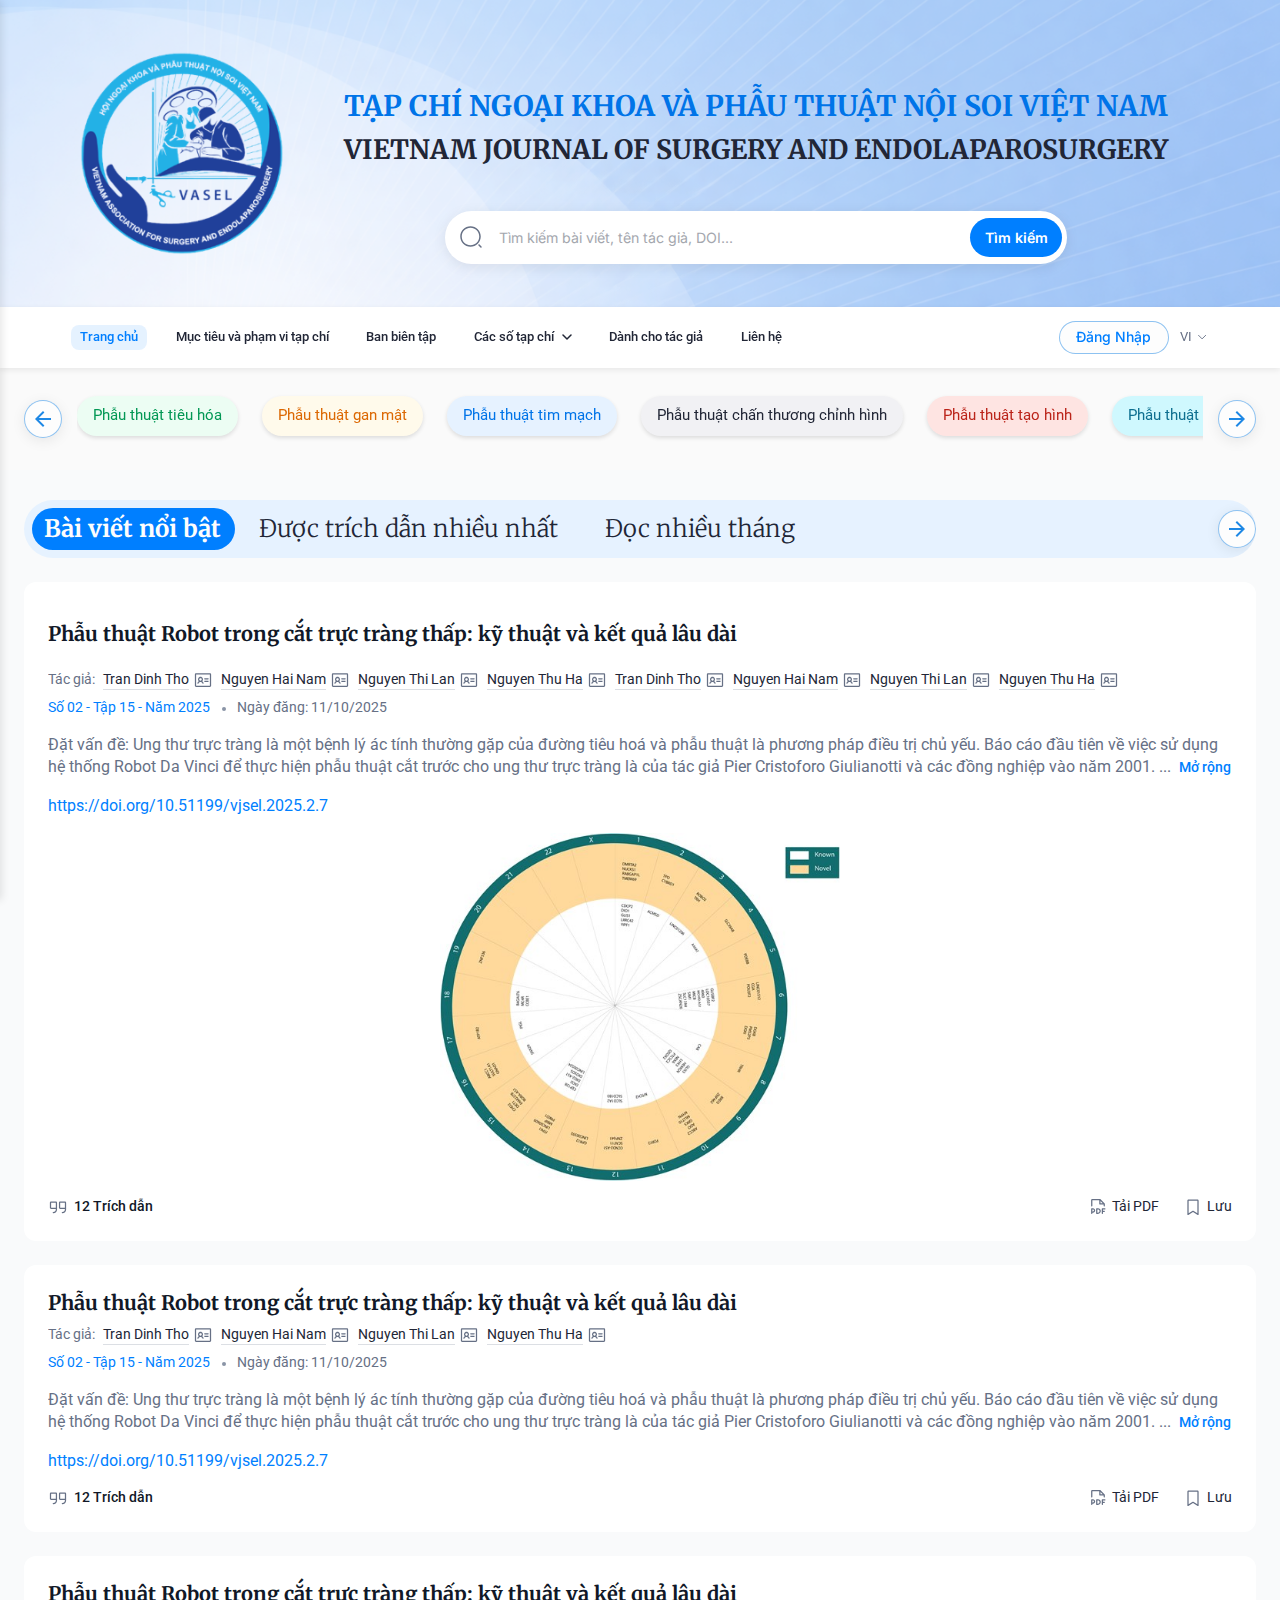
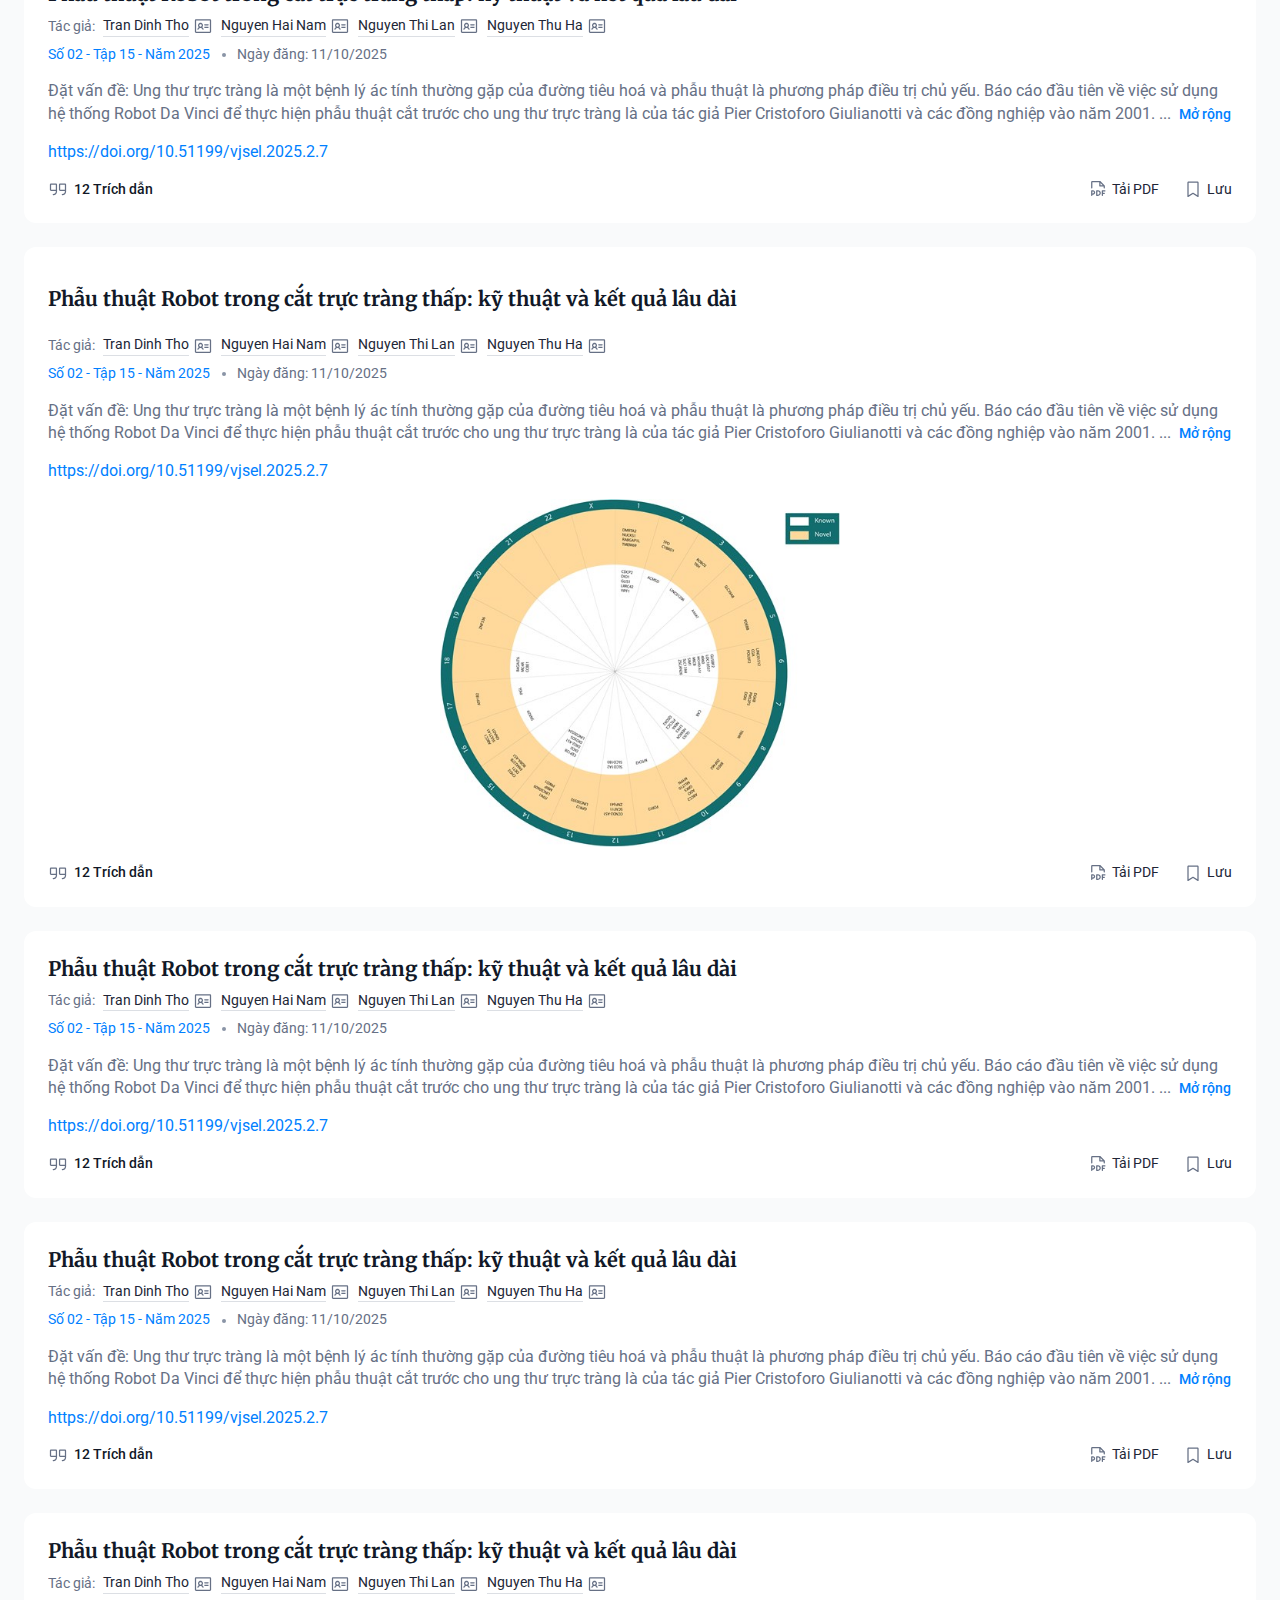
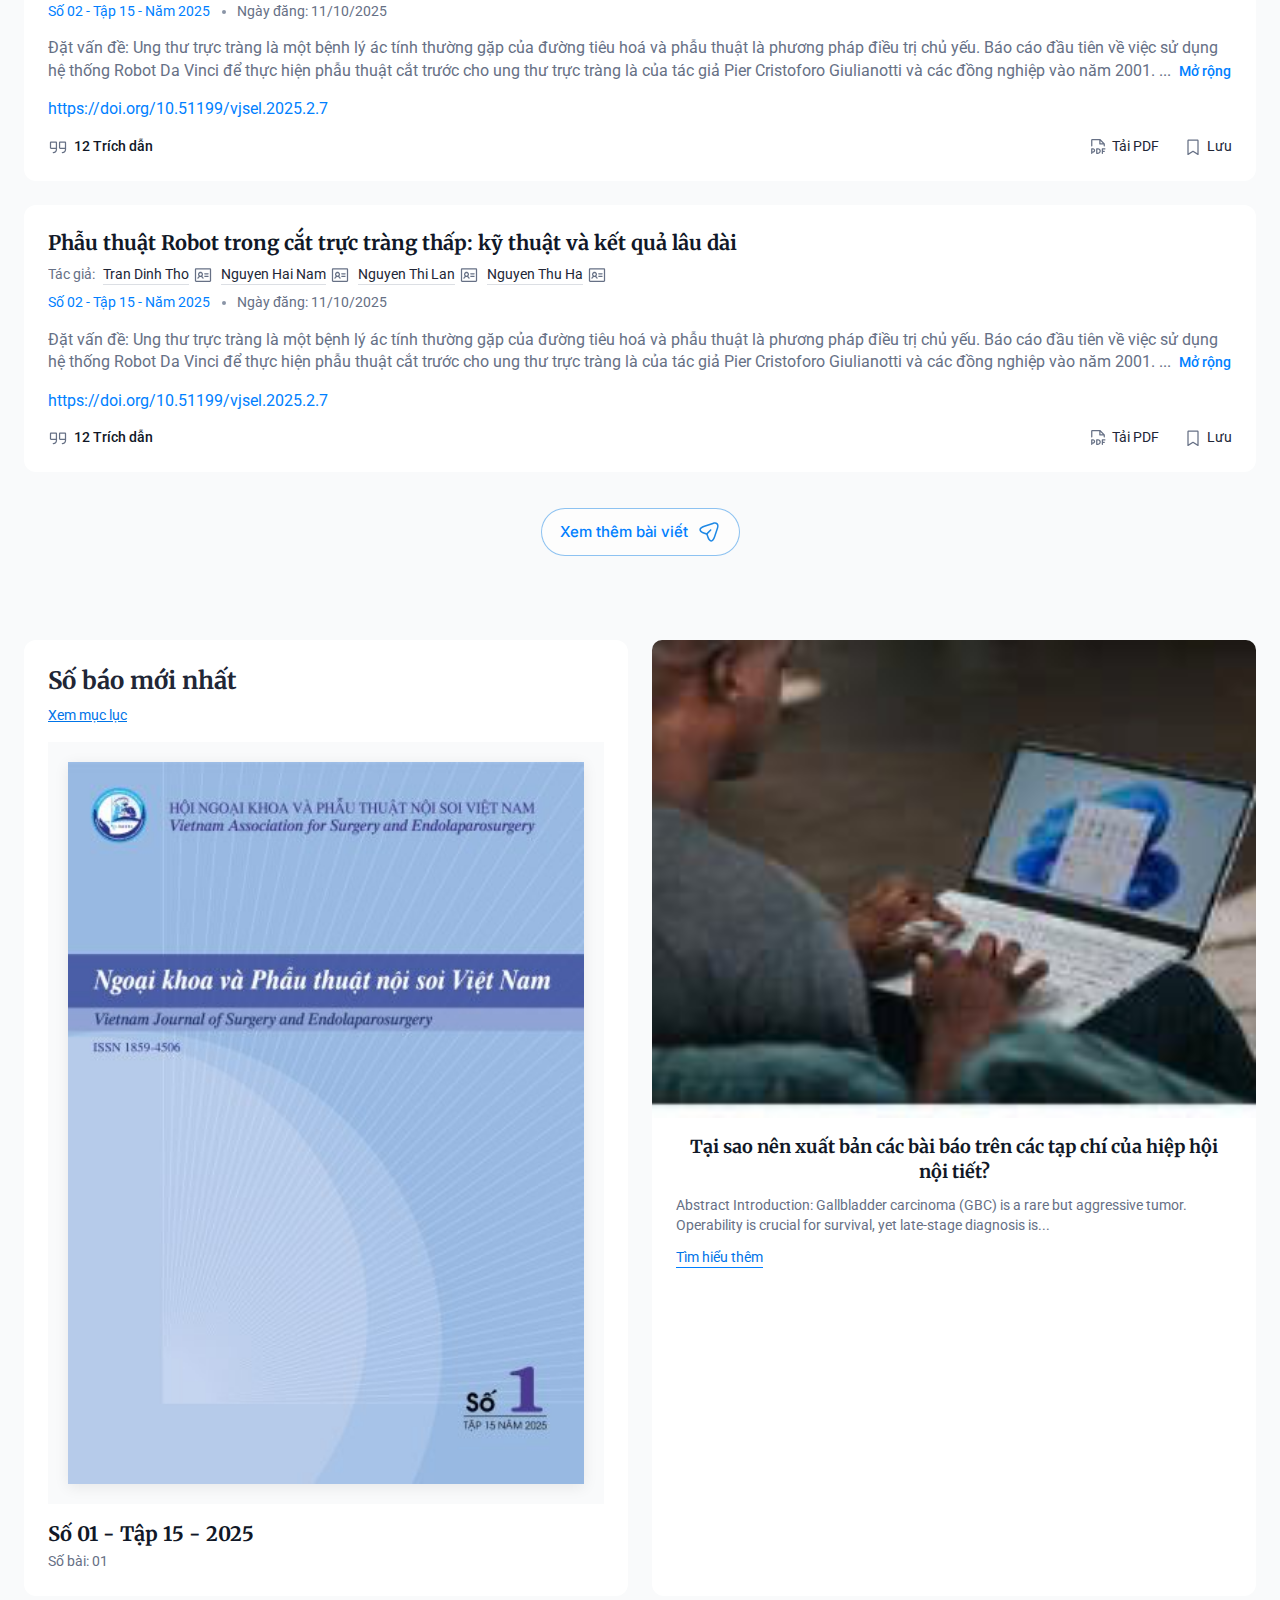
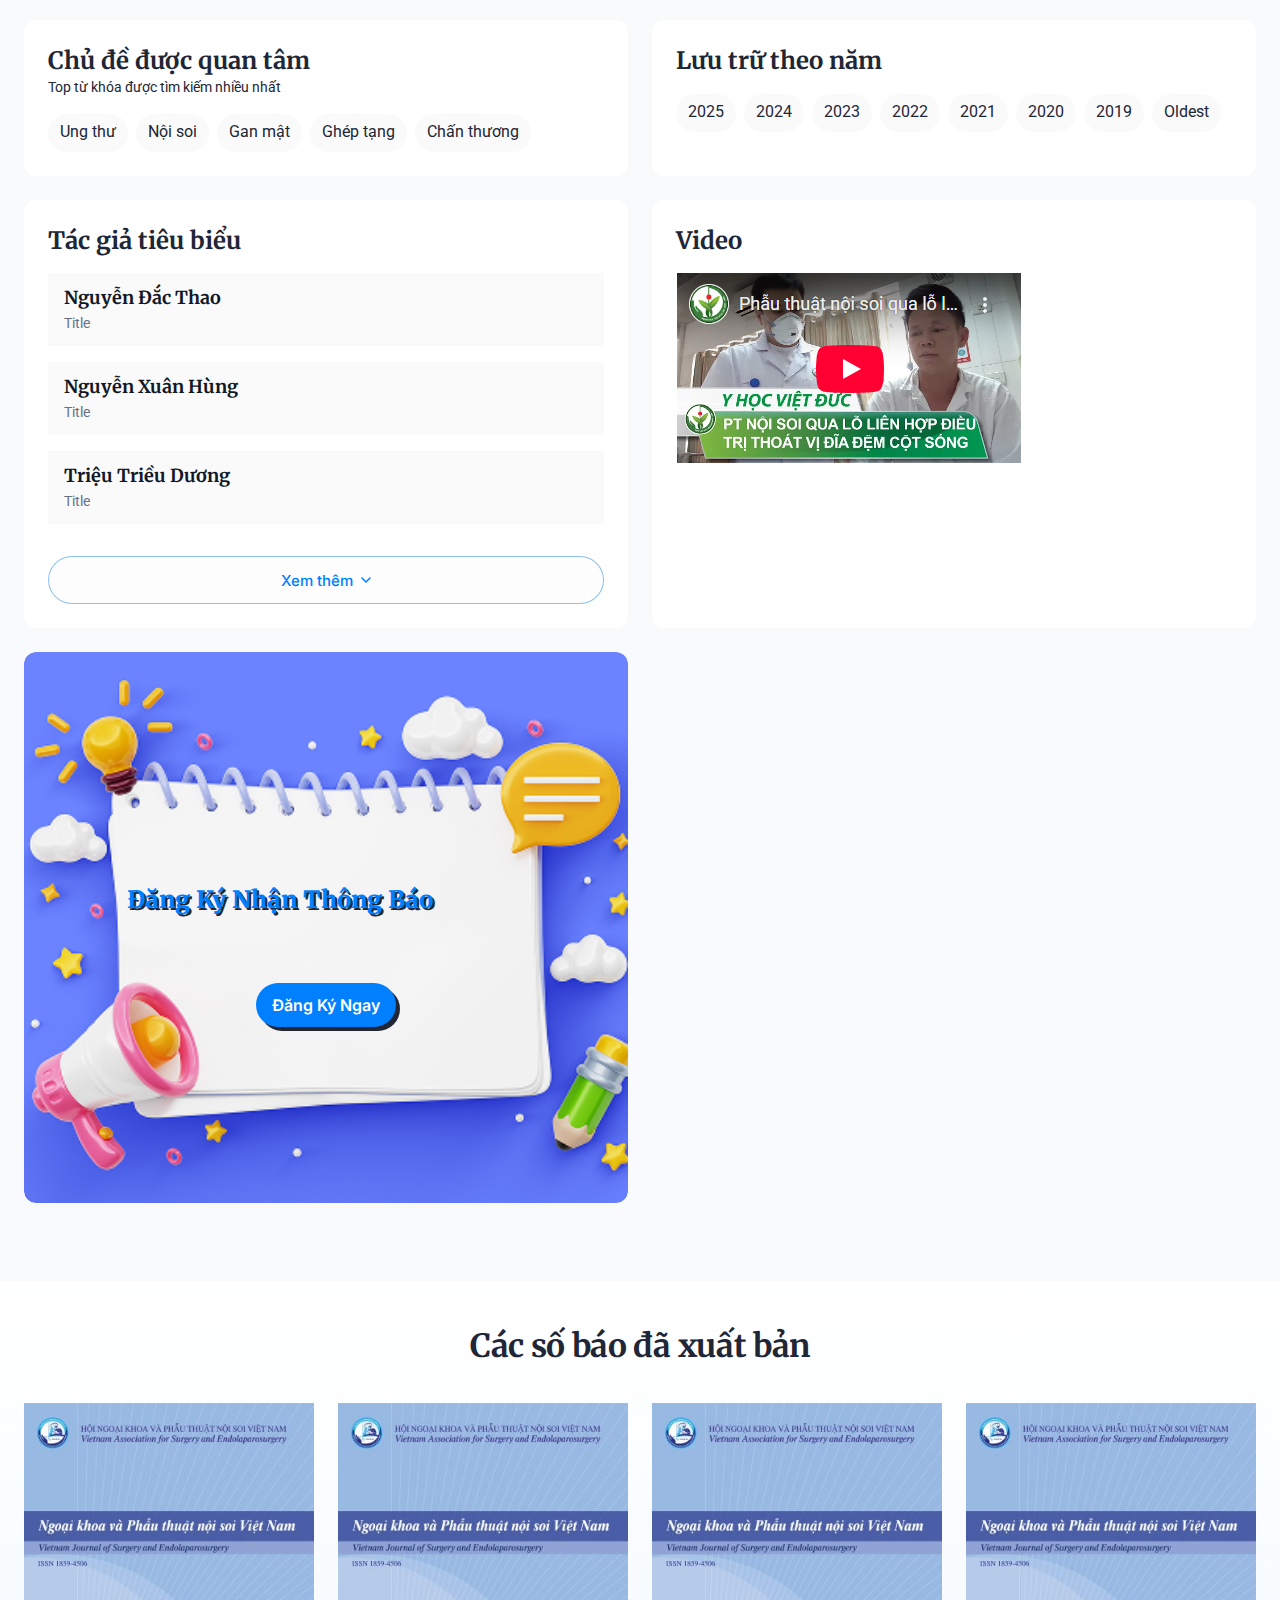
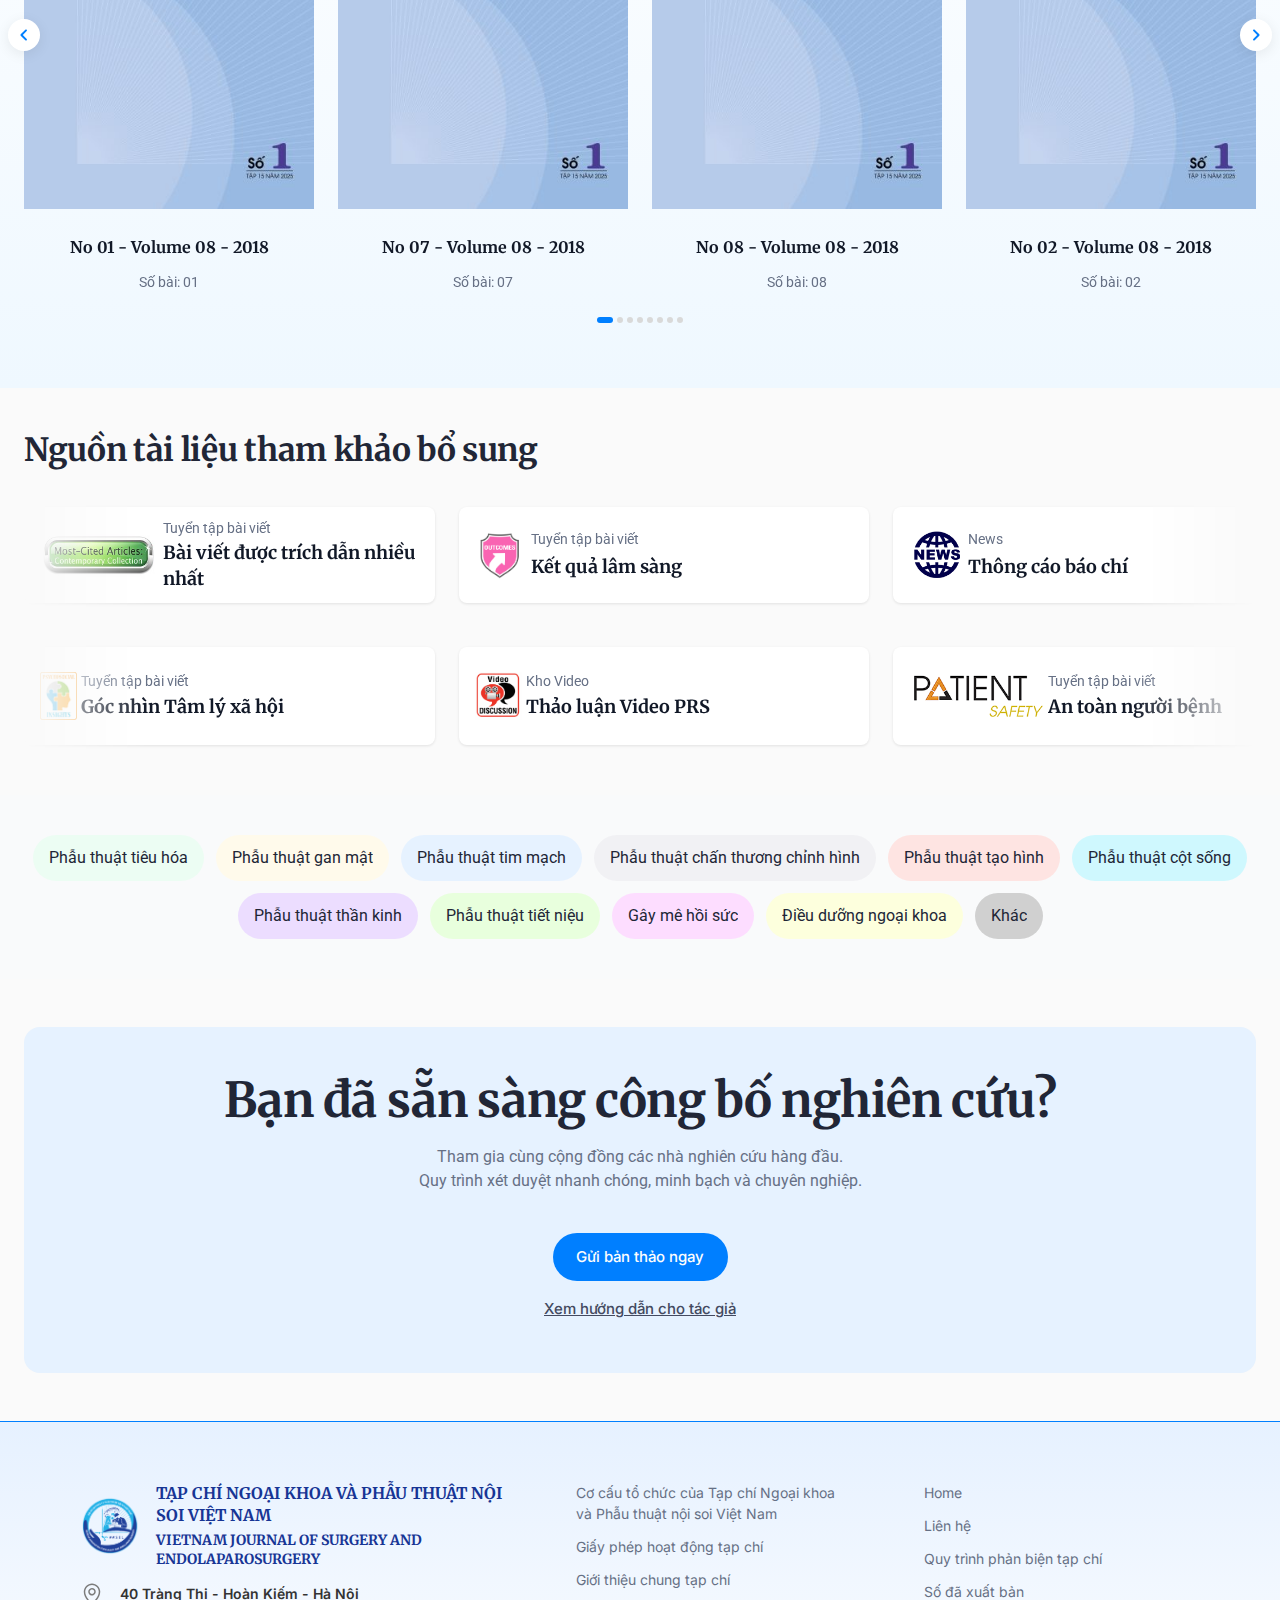
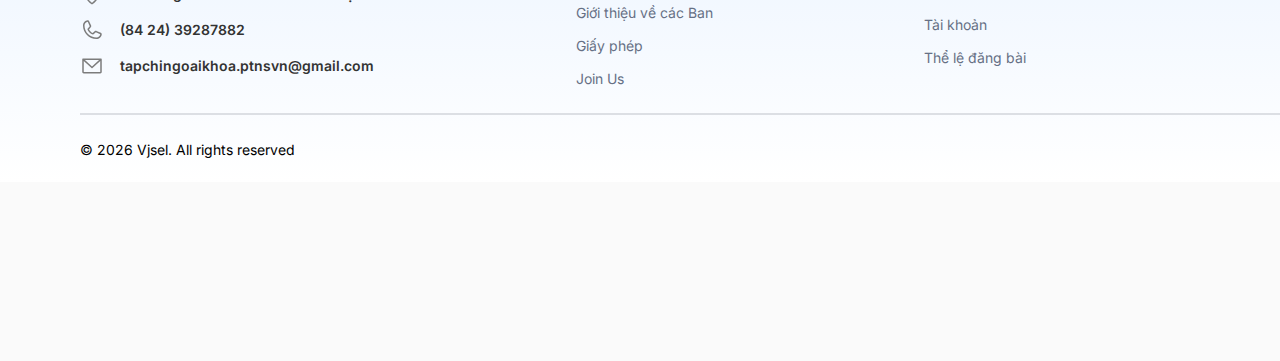
<file: HomePage/index.html>
<!DOCTYPE html>
<html lang="vi">

<head>
    <meta charset="UTF-8">
    <meta name="viewport" content="width=device-width, initial-scale=1.0">
    <title>VASEL - Tạp chí Ngoại khoa và Phẫu thuật Nội soi Việt Nam</title>
    <meta name="description" content="Vietnam Journal of Surgery and Endolaparosurgery">
    <link rel="preconnect" href="https://fonts.googleapis.com">
    <link rel="preconnect" href="https://fonts.gstatic.com" crossorigin>
    <link
        href="https://fonts.googleapis.com/css2?family=Merriweather:wght@300;700;900&family=Inter:wght@400;500;600&family=Roboto:wght@400;500&display=swap"
        rel="stylesheet">
    <link rel="stylesheet" href="https://cdn.jsdelivr.net/npm/swiper@11/swiper-bundle.min.css" />
    <link rel="stylesheet" href="../shared/nav-scroll.css">
    <link rel="stylesheet" href="main.css">
</head>

<body>
    <!-- Mobile Side Menu -->
    <div class="side-menu-overlay"></div>
    <aside class="side-menu">
        <div class="side-menu__header">
            <div class="side-menu__logo">
                <img src="asset/img_header/vasel-logo.png" alt="VASEL Logo" style="height: 40px; width: auto;">
            </div>
            <button class="side-menu__close" aria-label="Đóng menu">
                <svg width="24" height="24" viewBox="0 0 24 24" fill="none" stroke="currentColor" stroke-width="2"
                    stroke-linecap="round" stroke-linejoin="round">
                    <path d="M18 6L6 18M6 6l12 12" />
                </svg>
            </button>
        </div>
        <nav class="side-menu__nav">
            <ul class="side-menu__list">
                <li class="side-menu__item">
                    <a href="#home" class="side-menu__link">Trang chủ</a>
                </li>
                <li class="side-menu__item">
                    <a href="#about" class="side-menu__link">Mục tiêu và phạm vi tạp chí</a>
                </li>
                <li class="side-menu__item">
                    <a href="#editorial" class="side-menu__link">Ban biên tập</a>
                </li>
                <li class="side-menu__item side-menu__item--has-submenu">
                    <div class="side-menu__link-group">
                        <a href="#issues" class="side-menu__link">Các số tạp chí</a>
                        <button class="side-menu__submenu-toggle" aria-label="Mở menu con">
                            <svg width="12" height="7" viewBox="0 0 10 6" fill="none" stroke="currentColor">
                                <path d="M1 1L5 5L9 1" stroke-width="1.5" stroke-linecap="round"
                                    stroke-linejoin="round" />
                            </svg>
                        </button>
                    </div>
                    <ul class="side-menu__submenu">
                        <li class="side-menu__subitem">
                            <div class="side-menu__link-group">
                                <a href="#" class="side-menu__sublink">Năm 2024</a>
                                <button class="side-menu__submenu-toggle" aria-label="Mở menu con">
                                    <svg width="10" height="6" viewBox="0 0 10 6" fill="none" stroke="currentColor">
                                        <path d="M1 1L5 5L9 1" stroke-width="1.5" stroke-linecap="round"
                                            stroke-linejoin="round" />
                                    </svg>
                                </button>
                            </div>
                            <ul class="side-menu__submenu">
                                <li class="side-menu__subitem"><a href="#" class="side-menu__sublink">Số 1 - Tháng 1</a>
                                </li>
                                <li class="side-menu__subitem"><a href="#" class="side-menu__sublink">Số 2 - Tháng 2</a>
                                </li>
                                <li class="side-menu__subitem"><a href="#" class="side-menu__sublink">Số 3 - Tháng 3</a>
                                </li>
                            </ul>
                        </li>
                        <li class="side-menu__subitem">
                            <div class="side-menu__link-group">
                                <a href="#" class="side-menu__sublink">Năm 2023</a>
                                <button class="side-menu__submenu-toggle" aria-label="Mở menu con">
                                    <svg width="10" height="6" viewBox="0 0 10 6" fill="none" stroke="currentColor">
                                        <path d="M1 1L5 5L9 1" stroke-width="1.5" stroke-linecap="round"
                                            stroke-linejoin="round" />
                                    </svg>
                                </button>
                            </div>
                            <ul class="side-menu__submenu">
                                <li class="side-menu__subitem"><a href="#" class="side-menu__sublink">Số 12 - Tháng
                                        12</a></li>
                                <li class="side-menu__subitem"><a href="#" class="side-menu__sublink">Số 11 - Tháng
                                        11</a></li>
                            </ul>
                        </li>
                        <li class="side-menu__subitem"><a href="#" class="side-menu__sublink">Lưu trữ cũ hơn</a></li>
                    </ul>
                </li>
                <li class="side-menu__item">
                    <a href="#authors" class="side-menu__link">Dành cho tác giả</a>
                </li>
                <li class="side-menu__item">
                    <a href="#contact" class="side-menu__link">Liên hệ</a>
                </li>
            </ul>
        </nav>
    </aside>

    <!-- Hero Section -->
    <section class="hero">
        <div class="mobile-header-bar">
            <div class="mobile-header-bar__inner">
                <button class="top-nav__toggle" type="button" aria-label="Menu">
                    <svg width="24" height="24" viewBox="0 0 24 24" fill="none" xmlns="http://www.w3.org/2000/svg">
                        <path d="M3 12H21" stroke="#212636" stroke-width="2" stroke-linecap="round"
                            stroke-linejoin="round" />
                        <path d="M3 6H21" stroke="#212636" stroke-width="2" stroke-linecap="round"
                            stroke-linejoin="round" />
                        <path d="M3 18H21" stroke="#212636" stroke-width="2" stroke-linecap="round"
                            stroke-linejoin="round" />
                    </svg>
                </button>

                <div class="top-nav__actions">
                    <button class="top-nav__btn top-nav__btn--login" type="button">
                        <div class="top-nav__btn-base">
                            <span class="top-nav__btn-text">Đăng Nhập</span>
                        </div>
                    </button>

                    <button class="top-nav__language" type="button" aria-label="Change language">
                        <span class="top-nav__language-text">VI</span>
                        <!-- Chevron Down Icon -->
                        <div class="top-nav__icon top-nav__icon--chevron">
                            <svg class="top-nav__icon-svg" fill="none" preserveAspectRatio="none" viewBox="0 0 16 16">
                                <g>
                                    <path d="M4 6L8 10L12 6" fill="currentColor" fill-opacity="0.01"></path>
                                    <path d="M4 6L8 10L12 6" stroke="currentColor" stroke-linecap="round"
                                        stroke-linejoin="round"></path>
                                </g>
                            </svg>
                        </div>
                    </button>
                </div>
            </div>
        </div>

        <!-- Background Layer -->
        <div class="hero__background">
            <img alt="" class="hero__background-img" src="asset/img_header/hero-background.png" loading="eager" />
            <div class="hero__background-overlay"></div>
        </div>

        <!-- Content Container -->
        <div class="hero__container">
            <!-- Logo Section -->
            <div class="hero__logo-wrapper">
                <img alt="VASEL Logo" class="hero__logo-img" src="asset/img_header/vasel-logo.png" loading="eager" />
            </div>

            <!-- Main Content Area -->
            <div class="hero__content">
                <!-- Title Block -->
                <div class="hero__header">
                    <h1 class="hero__title hero__title--primary">
                        TẠP CHÍ NGOẠI KHOA VÀ PHẪU THUẬT NỘI SOI VIỆT NAM
                    </h1>
                    <p class="hero__title hero__title--secondary">
                        VIETNAM JOURNAL OF SURGERY AND ENDOLAPAROSURGERY
                    </p>
                </div>

                <!-- Search Component -->
                <div class="hero__search">
                    <div class="hero__search-field">
                        <!-- Search Icon -->
                        <div class="hero__icon hero__icon--search">
                            <svg class="hero__icon-svg" fill="none" preserveAspectRatio="none" viewBox="0 0 24 24">
                                <g>
                                    <path
                                        d="M11.5 21.75C5.85 21.75 1.25 17.15 1.25 11.5C1.25 5.85 5.85 1.25 11.5 1.25C17.15 1.25 21.75 5.85 21.75 11.5C21.75 17.15 17.15 21.75 11.5 21.75ZM11.5 2.75C6.67 2.75 2.75 6.68 2.75 11.5C2.75 16.32 6.67 20.25 11.5 20.25C16.33 20.25 20.25 16.32 20.25 11.5C20.25 6.68 16.33 2.75 11.5 2.75Z"
                                        fill="currentColor" />
                                    <path
                                        d="M22 22.75C21.81 22.75 21.62 22.68 21.47 22.53L19.47 20.53C19.18 20.24 19.18 19.76 19.47 19.47C19.76 19.18 20.24 19.18 20.53 19.47L22.53 21.47C22.82 21.76 22.82 22.24 22.53 22.53C22.38 22.68 22.19 22.75 22 22.75Z"
                                        fill="currentColor" />
                                </g>
                            </svg>
                        </div>

                        <!-- Search Input -->
                        <input type="search" class="hero__search-input"
                            placeholder="Tìm kiếm bài viết, tên tác giả, DOI..." aria-label="Tìm kiếm bài viết" />
                    </div>

                    <!-- Search Button -->
                    <button class="hero__search-btn" type="button">
                        <span class="hero__search-btn-text">Tìm kiếm</span>
                    </button>
                </div>
            </div>
        </div>
    </section>

    <!-- Top Navigation -->
    <nav class="top-nav" aria-label="Main navigation">
        <div class="top-nav__container">
            <!-- Navigation Menu -->
            <ul class="top-nav__menu" role="list">
                <li class="top-nav__item">
                    <a href="#home" class="top-nav__link" aria-current="page">
                        <span class="top-nav__link-text">Trang chủ</span>
                    </a>
                </li>
                <li class="top-nav__item">
                    <a href="#about" class="top-nav__link">
                        <span class="top-nav__link-text">Mục tiêu và phạm vi tạp chí</span>
                    </a>
                </li>
                <li class="top-nav__item">
                    <a href="#editorial" class="top-nav__link">
                        <span class="top-nav__link-text">Ban biên tập</span>
                    </a>
                </li>
                <li class="top-nav__item top-nav__item--has-submenu">
                    <a href="#issues" class="top-nav__link">
                        <span class="top-nav__link-text">Các số tạp chí</span>
                        <svg class="top-nav__icon-chevron" width="10" height="6" viewBox="0 0 10 6" fill="none"
                            xmlns="http://www.w3.org/2000/svg" style="margin-left: 4px;">
                            <path d="M1 1L5 5L9 1" stroke="currentColor" stroke-width="1.5" stroke-linecap="round"
                                stroke-linejoin="round" />
                        </svg>
                    </a>
                    <ul class="submenu">
                        <li class="submenu__item submenu__item--has-submenu">
                            <a href="#" class="submenu__link">
                                <span class="submenu__text">Năm 2024</span>
                                <svg class="submenu__icon-chevron" width="6" height="10" viewBox="0 0 6 10" fill="none"
                                    xmlns="http://www.w3.org/2000/svg">
                                    <path d="M1 9L5 5L1 1" stroke="currentColor" stroke-width="1.5"
                                        stroke-linecap="round" stroke-linejoin="round" />
                                </svg>
                            </a>
                            <ul class="submenu submenu--level-3">
                                <li class="submenu__item"><a href="#" class="submenu__link">Số 1 - Tháng 1</a></li>
                                <li class="submenu__item"><a href="#" class="submenu__link">Số 2 - Tháng 2</a></li>
                                <li class="submenu__item"><a href="#" class="submenu__link">Số 3 - Tháng 3</a></li>
                            </ul>
                        </li>
                        <li class="submenu__item submenu__item--has-submenu">
                            <a href="#" class="submenu__link">
                                <span class="submenu__text">Năm 2023</span>
                                <svg class="submenu__icon-chevron" width="6" height="10" viewBox="0 0 6 10" fill="none"
                                    xmlns="http://www.w3.org/2000/svg">
                                    <path d="M1 9L5 5L1 1" stroke="currentColor" stroke-width="1.5"
                                        stroke-linecap="round" stroke-linejoin="round" />
                                </svg>
                            </a>
                            <ul class="submenu submenu--level-3">
                                <li class="submenu__item"><a href="#" class="submenu__link">Số 12 - Tháng 12</a></li>
                                <li class="submenu__item"><a href="#" class="submenu__link">Số 11 - Tháng 11</a></li>
                            </ul>
                        </li>
                        <li class="submenu__item"><a href="#" class="submenu__link">Lưu trữ cũ hơn</a></li>
                    </ul>
                </li>
                <li class="top-nav__item">
                    <a href="#authors" class="top-nav__link">
                        <span class="top-nav__link-text">Dành cho tác giả</span>
                    </a>
                </li>
                <li class="top-nav__item">
                    <a href="#contact" class="top-nav__link">
                        <span class="top-nav__link-text">Liên hệ</span>
                    </a>
                </li>
            </ul>

            <!-- Action Buttons -->
            <div class="top-nav__actions">
                <button class="top-nav__btn top-nav__btn--login" type="button">
                    <div class="top-nav__btn-base">
                        <span class="top-nav__btn-text">Đăng Nhập</span>
                    </div>
                </button>

                <button class="top-nav__language" type="button" aria-label="Change language">
                    <span class="top-nav__language-text">VI</span>
                    <!-- Chevron Down Icon -->
                    <div class="top-nav__icon top-nav__icon--chevron">
                        <svg class="top-nav__icon-svg" fill="none" preserveAspectRatio="none" viewBox="0 0 16 16">
                            <g>
                                <path d="M4 6L8 10L12 6" fill="currentColor" fill-opacity="0.01" />
                                <path d="M4 6L8 10L12 6" stroke="currentColor" stroke-linecap="round"
                                    stroke-linejoin="round" />
                            </g>
                        </svg>
                    </div>
                </button>
            </div>
        </div>
    </nav>

    <!-- Category Navigation Filter -->
    <nav class="category-nav" role="navigation" aria-label="Danh mục phẫu thuật">
        <div class="category-nav__container">
            <!-- Previous Button -->
            <button class="category-nav__button category-nav__button--prev" aria-label="Xem danh mục trước">
                <svg class="category-nav__button-icon" viewBox="0 0 24 24" fill="none">
                    <path d="M12 4L10.59 5.41L16.17 11H4V13H16.17L10.59 18.59L12 20L20 12L12 4Z" fill="#1E88E5"
                        transform="scale(-1, 1) translate(-24, 0)" />
                </svg>
            </button>

            <!-- Next Button -->
            <button class="category-nav__button category-nav__button--next" aria-label="Xem danh mục tiếp theo">
                <svg class="category-nav__button-icon" viewBox="0 0 24 24" fill="none">
                    <path d="M12 4L10.59 5.41L16.17 11H4V13H16.17L10.59 18.59L12 20L20 12L12 4Z" fill="#1E88E5" />
                </svg>
            </button>

            <!-- Scrollable Category List -->
            <div class="category-nav__scroll swiper">
                <ul class="category-nav__list swiper-wrapper">
                    <li class="category-nav__item swiper-slide">
                        <button class="category-nav__tag" style="background-color: #ecfdf3; color: #039855;"
                            aria-label="Phẫu thuật tiêu hóa">
                            <span class="category-nav__tag-text">Phẫu thuật tiêu hóa</span>
                        </button>
                    </li>
                    <li class="category-nav__item swiper-slide">
                        <button class="category-nav__tag" style="background-color: #fffaeb; color: #dc6803;"
                            aria-label="Phẫu thuật gan mật">
                            <span class="category-nav__tag-text">Phẫu thuật gan mật</span>
                        </button>
                    </li>
                    <li class="category-nav__item swiper-slide">
                        <button class="category-nav__tag" style="background-color: #e6f2ff; color: #0074e8;"
                            aria-label="Phẫu thuật tim mạch">
                            <span class="category-nav__tag-text">Phẫu thuật tim mạch</span>
                        </button>
                    </li>
                    <li class="category-nav__item swiper-slide">
                        <button class="category-nav__tag" style="background-color: #f1f1f4; color: #212636;"
                            aria-label="Phẫu thuật chấn thương chỉnh hình">
                            <span class="category-nav__tag-text">Phẫu thuật chấn thương chỉnh hình</span>
                        </button>
                    </li>
                    <li class="category-nav__item swiper-slide">
                        <button class="category-nav__tag" style="background-color: #fee4e2; color: #bb241a;"
                            aria-label="Phẫu thuật tạo hình">
                            <span class="category-nav__tag-text">Phẫu thuật tạo hình</span>
                        </button>
                    </li>
                    <li class="category-nav__item swiper-slide">
                        <button class="category-nav__tag" style="background-color: #cff8fe; color: #0e6f90;"
                            aria-label="Phẫu thuật cột sống">
                            <span class="category-nav__tag-text">Phẫu thuật cột sống</span>
                        </button>
                    </li>
                    <li class="category-nav__item swiper-slide">
                        <button class="category-nav__tag" style="background-color: #ecddff; color: #98007c;"
                            aria-label="Phẫu thuật thần kinh">
                            <span class="category-nav__tag-text">Phẫu thuật thần kinh</span>
                        </button>
                    </li>
                    <li class="category-nav__item swiper-slide">
                        <button class="category-nav__tag" style="background-color: #e8ffdd; color: #237000;"
                            aria-label="Phẫu thuật tiết niệu">
                            <span class="category-nav__tag-text">Phẫu thuật tiết niệu</span>
                        </button>
                    </li>
                    <li class="category-nav__item swiper-slide">
                        <button class="category-nav__tag" style="background-color: #fdddff; color: #800088;"
                            aria-label="Gây mê hồi sức">
                            <span class="category-nav__tag-text">Gây mê hồi sức</span>
                        </button>
                    </li>
                    <li class="category-nav__item swiper-slide">
                        <button class="category-nav__tag" style="background-color: #fdffdd; color: #a2ae00;"
                            aria-label="Điều dưỡng ngoại khoa">
                            <span class="category-nav__tag-text">Điều dưỡng ngoại khoa</span>
                        </button>
                    </li>
                    <li class="category-nav__item swiper-slide">
                        <button class="category-nav__tag" style="background-color: #d0d0d0; color: #212636;"
                            aria-label="Khác">
                            <span class="category-nav__tag-text">Khác</span>
                        </button>
                    </li>
                </ul>
            </div>
        </div>
    </nav>

    <!-- Main Content Area -->
    <main class="main-content">
        <!-- Journal Content Section -->
        <div class="journal-page">
            <div class="journal-page__container">
                <!-- Left Column -->
                <div class="journal-page__left-column">
                    <!-- Tabs Section -->
                    <div class="article-tabs-wrapper">
                        <div class="tabs-group">
                            <div class="tabs-group__item tabs-group__item--active" data-tab="featured">
                                <p class="tabs-group__text">Bài viết nổi bật</p>
                            </div>
                            <div class="tabs-group__item" data-tab="cited">
                                <p class="tabs-group__text">Được trích dẫn nhiều nhất</p>
                            </div>
                            <div class="tabs-group__item" data-tab="read">
                                <p class="tabs-group__text">Đọc nhiều tháng</p>
                            </div>
                            <div class="tabs-group__nav-button" id="nextTabBtn">
                                <div class="tabs-group__icon">
                                    <svg viewBox="0 0 24 24" fill="none">
                                        <path d="M12 4L10.59 5.41L16.17 11H4V13H16.17L10.59 18.59L12 20L20 12L12 4Z"
                                            fill="#1E88E5" />
                                    </svg>
                                </div>
                            </div>
                        </div>
                    </div>

                    <!-- Article List -->
                    <div class="article-list">
                        <!-- First Article with Image -->
                        <article class="article-card article-card--with-image">
                            <div class="article-card__content">
                                <div class="article-card__main">
                                    <div class="article-card__header">
                                        <h2 class="article-card__title">
                                            Phẫu thuật Robot trong cắt trực tràng thấp: kỹ thuật và kết quả lâu dài
                                        </h2>
                                        <div class="article-card__authors">
                                            <span class="article-card__author-label">Tác giả:</span>
                                            <div class="article-card__author">
                                                <span class="article-card__author-name">Tran Dinh Tho</span>
                                                <svg class="article-card__author-icon" viewBox="0 0 20 20" fill="none">
                                                    <path
                                                        d="M15.625 8.75C15.625 8.91576 15.5592 9.07473 15.4419 9.19194C15.3247 9.30915 15.1658 9.375 15 9.375H11.875C11.7092 9.375 11.5503 9.30915 11.4331 9.19194C11.3158 9.07473 11.25 8.91576 11.25 8.75C11.25 8.58424 11.3158 8.42527 11.4331 8.30806C11.5503 8.19085 11.7092 8.125 11.875 8.125H15C15.1658 8.125 15.3247 8.19085 15.4419 8.30806C15.5592 8.42527 15.625 8.58424 15.625 8.75ZM15 10.625H11.875C11.7092 10.625 11.5503 10.6908 11.4331 10.8081C11.3158 10.9253 11.25 11.0842 11.25 11.25C11.25 11.4158 11.3158 11.5747 11.4331 11.6919C11.5503 11.8092 11.7092 11.875 11.875 11.875H15C15.1658 11.875 15.3247 11.8092 15.4419 11.6919C15.5592 11.5747 15.625 11.4158 15.625 11.25C15.625 11.0842 15.5592 10.9253 15.4419 10.8081C15.3247 10.6908 15.1658 10.625 15 10.625ZM18.125 4.375V15.625C18.125 15.9565 17.9933 16.2745 17.7589 16.5089C17.5245 16.7433 17.2065 16.875 16.875 16.875H3.125C2.79348 16.875 2.47554 16.7433 2.24112 16.5089C2.0067 16.2745 1.875 15.9565 1.875 15.625V4.375C1.875 4.04348 2.0067 3.72554 2.24112 3.49112C2.47554 3.2567 2.79348 3.125 3.125 3.125H16.875C17.2065 3.125 17.5245 3.2567 17.7589 3.49112C17.9933 3.72554 18.125 4.04348 18.125 4.375ZM16.875 15.625V4.375H3.125V15.625H16.875ZM10.6047 12.9688C10.6461 13.1293 10.6221 13.2998 10.5378 13.4426C10.4536 13.5855 10.316 13.689 10.1555 13.7305C9.99489 13.7719 9.82442 13.7479 9.68157 13.6636C9.53872 13.5794 9.43519 13.4418 9.39375 13.2812C9.18828 12.4797 8.37344 11.875 7.49922 11.875C6.625 11.875 5.81094 12.4797 5.60469 13.2812C5.56325 13.4418 5.45971 13.5794 5.31686 13.6636C5.17401 13.7479 5.00355 13.7719 4.84297 13.7305C4.68239 13.689 4.54485 13.5855 4.4606 13.4426C4.37636 13.2998 4.35231 13.1293 4.39375 12.9688C4.59656 12.2139 5.07598 11.5629 5.73672 11.1453C5.3856 10.7963 5.14602 10.3508 5.04835 9.86549C4.95068 9.38013 4.99932 8.8767 5.1881 8.41902C5.37688 7.96134 5.6973 7.57002 6.10875 7.29465C6.52019 7.01929 7.00413 6.87229 7.49922 6.87229C7.99431 6.87229 8.47825 7.01929 8.88969 7.29465C9.30113 7.57002 9.62156 7.96134 9.81034 8.41902C9.99912 8.8767 10.0478 9.38013 9.95009 9.86549C9.85242 10.3508 9.61284 10.7963 9.26172 11.1453C9.92318 11.5623 10.403 12.2135 10.6055 12.9688H10.6047ZM7.5 10.625C7.74723 10.625 7.9889 10.5517 8.19446 10.4143C8.40002 10.277 8.56024 10.0818 8.65485 9.85335C8.74946 9.62495 8.77421 9.37361 8.72598 9.13114C8.67775 8.88866 8.5587 8.66593 8.38388 8.49112C8.20907 8.3163 7.98634 8.19725 7.74386 8.14902C7.50139 8.10079 7.25005 8.12554 7.02165 8.22015C6.79324 8.31476 6.59801 8.47498 6.46066 8.68054C6.32331 8.8861 6.25 9.12777 6.25 9.375C6.25 9.70652 6.3817 10.0245 6.61612 10.2589C6.85054 10.4933 7.16848 10.625 7.5 10.625Z"
                                                        fill="#667085" />
                                                </svg>
                                            </div>
                                            <div class="article-card__author">
                                                <span class="article-card__author-name">Nguyen Hai Nam</span>
                                                <svg class="article-card__author-icon" viewBox="0 0 20 20" fill="none">
                                                    <path
                                                        d="M15.625 8.75C15.625 8.91576 15.5592 9.07473 15.4419 9.19194C15.3247 9.30915 15.1658 9.375 15 9.375H11.875C11.7092 9.375 11.5503 9.30915 11.4331 9.19194C11.3158 9.07473 11.25 8.91576 11.25 8.75C11.25 8.58424 11.3158 8.42527 11.4331 8.30806C11.5503 8.19085 11.7092 8.125 11.875 8.125H15C15.1658 8.125 15.3247 8.19085 15.4419 8.30806C15.5592 8.42527 15.625 8.58424 15.625 8.75ZM15 10.625H11.875C11.7092 10.625 11.5503 10.6908 11.4331 10.8081C11.3158 10.9253 11.25 11.0842 11.25 11.25C11.25 11.4158 11.3158 11.5747 11.4331 11.6919C11.5503 11.8092 11.7092 11.875 11.875 11.875H15C15.1658 11.875 15.3247 11.8092 15.4419 11.6919C15.5592 11.5747 15.625 11.4158 15.625 11.25C15.625 11.0842 15.5592 10.9253 15.4419 10.8081C15.3247 10.6908 15.1658 10.625 15 10.625ZM18.125 4.375V15.625C18.125 15.9565 17.9933 16.2745 17.7589 16.5089C17.5245 16.7433 17.2065 16.875 16.875 16.875H3.125C2.79348 16.875 2.47554 16.7433 2.24112 16.5089C2.0067 16.2745 1.875 15.9565 1.875 15.625V4.375C1.875 4.04348 2.0067 3.72554 2.24112 3.49112C2.47554 3.2567 2.79348 3.125 3.125 3.125H16.875C17.2065 3.125 17.5245 3.2567 17.7589 3.49112C17.9933 3.72554 18.125 4.04348 18.125 4.375ZM16.875 15.625V4.375H3.125V15.625H16.875ZM10.6047 12.9688C10.6461 13.1293 10.6221 13.2998 10.5378 13.4426C10.4536 13.5855 10.316 13.689 10.1555 13.7305C9.99489 13.7719 9.82442 13.7479 9.68157 13.6636C9.53872 13.5794 9.43519 13.4418 9.39375 13.2812C9.18828 12.4797 8.37344 11.875 7.49922 11.875C6.625 11.875 5.81094 12.4797 5.60469 13.2812C5.56325 13.4418 5.45971 13.5794 5.31686 13.6636C5.17401 13.7479 5.00355 13.7719 4.84297 13.7305C4.68239 13.689 4.54485 13.5855 4.4606 13.4426C4.37636 13.2998 4.35231 13.1293 4.39375 12.9688C4.59656 12.2139 5.07598 11.5629 5.73672 11.1453C5.3856 10.7963 5.14602 10.3508 5.04835 9.86549C4.95068 9.38013 4.99932 8.8767 5.1881 8.41902C5.37688 7.96134 5.6973 7.57002 6.10875 7.29465C6.52019 7.01929 7.00413 6.87229 7.49922 6.87229C7.99431 6.87229 8.47825 7.01929 8.88969 7.29465C9.30113 7.57002 9.62156 7.96134 9.81034 8.41902C9.99912 8.8767 10.0478 9.38013 9.95009 9.86549C9.85242 10.3508 9.61284 10.7963 9.26172 11.1453C9.92318 11.5623 10.403 12.2135 10.6055 12.9688H10.6047ZM7.5 10.625C7.74723 10.625 7.9889 10.5517 8.19446 10.4143C8.40002 10.277 8.56024 10.0818 8.65485 9.85335C8.74946 9.62495 8.77421 9.37361 8.72598 9.13114C8.67775 8.88866 8.5587 8.66593 8.38388 8.49112C8.20907 8.3163 7.98634 8.19725 7.74386 8.14902C7.50139 8.10079 7.25005 8.12554 7.02165 8.22015C6.79324 8.31476 6.59801 8.47498 6.46066 8.68054C6.32331 8.8861 6.25 9.12777 6.25 9.375C6.25 9.70652 6.3817 10.0245 6.61612 10.2589C6.85054 10.4933 7.16848 10.625 7.5 10.625Z"
                                                        fill="#667085" />
                                                </svg>
                                            </div>
                                            <div class="article-card__author">
                                                <span class="article-card__author-name">Nguyen Thi Lan</span>
                                                <svg class="article-card__author-icon" viewBox="0 0 20 20" fill="none">
                                                    <path
                                                        d="M15.625 8.75C15.625 8.91576 15.5592 9.07473 15.4419 9.19194C15.3247 9.30915 15.1658 9.375 15 9.375H11.875C11.7092 9.375 11.5503 9.30915 11.4331 9.19194C11.3158 9.07473 11.25 8.91576 11.25 8.75C11.25 8.58424 11.3158 8.42527 11.4331 8.30806C11.5503 8.19085 11.7092 8.125 11.875 8.125H15C15.1658 8.125 15.3247 8.19085 15.4419 8.30806C15.5592 8.42527 15.625 8.58424 15.625 8.75ZM15 10.625H11.875C11.7092 10.625 11.5503 10.6908 11.4331 10.8081C11.3158 10.9253 11.25 11.0842 11.25 11.25C11.25 11.4158 11.3158 11.5747 11.4331 11.6919C11.5503 11.8092 11.7092 11.875 11.875 11.875H15C15.1658 11.875 15.3247 11.8092 15.4419 11.6919C15.5592 11.5747 15.625 11.4158 15.625 11.25C15.625 11.0842 15.5592 10.9253 15.4419 10.8081C15.3247 10.6908 15.1658 10.625 15 10.625ZM18.125 4.375V15.625C18.125 15.9565 17.9933 16.2745 17.7589 16.5089C17.5245 16.7433 17.2065 16.875 16.875 16.875H3.125C2.79348 16.875 2.47554 16.7433 2.24112 16.5089C2.0067 16.2745 1.875 15.9565 1.875 15.625V4.375C1.875 4.04348 2.0067 3.72554 2.24112 3.49112C2.47554 3.2567 2.79348 3.125 3.125 3.125H16.875C17.2065 3.125 17.5245 3.2567 17.7589 3.49112C17.9933 3.72554 18.125 4.04348 18.125 4.375ZM16.875 15.625V4.375H3.125V15.625H16.875ZM10.6047 12.9688C10.6461 13.1293 10.6221 13.2998 10.5378 13.4426C10.4536 13.5855 10.316 13.689 10.1555 13.7305C9.99489 13.7719 9.82442 13.7479 9.68157 13.6636C9.53872 13.5794 9.43519 13.4418 9.39375 13.2812C9.18828 12.4797 8.37344 11.875 7.49922 11.875C6.625 11.875 5.81094 12.4797 5.60469 13.2812C5.56325 13.4418 5.45971 13.5794 5.31686 13.6636C5.17401 13.7479 5.00355 13.7719 4.84297 13.7305C4.68239 13.689 4.54485 13.5855 4.4606 13.4426C4.37636 13.2998 4.35231 13.1293 4.39375 12.9688C4.59656 12.2139 5.07598 11.5629 5.73672 11.1453C5.3856 10.7963 5.14602 10.3508 5.04835 9.86549C4.95068 9.38013 4.99932 8.8767 5.1881 8.41902C5.37688 7.96134 5.6973 7.57002 6.10875 7.29465C6.52019 7.01929 7.00413 6.87229 7.49922 6.87229C7.99431 6.87229 8.47825 7.01929 8.88969 7.29465C9.30113 7.57002 9.62156 7.96134 9.81034 8.41902C9.99912 8.8767 10.0478 9.38013 9.95009 9.86549C9.85242 10.3508 9.61284 10.7963 9.26172 11.1453C9.92318 11.5623 10.403 12.2135 10.6055 12.9688H10.6047ZM7.5 10.625C7.74723 10.625 7.9889 10.5517 8.19446 10.4143C8.40002 10.277 8.56024 10.0818 8.65485 9.85335C8.74946 9.62495 8.77421 9.37361 8.72598 9.13114C8.67775 8.88866 8.5587 8.66593 8.38388 8.49112C8.20907 8.3163 7.98634 8.19725 7.74386 8.14902C7.50139 8.10079 7.25005 8.12554 7.02165 8.22015C6.79324 8.31476 6.59801 8.47498 6.46066 8.68054C6.32331 8.8861 6.25 9.12777 6.25 9.375C6.25 9.70652 6.3817 10.0245 6.61612 10.2589C6.85054 10.4933 7.16848 10.625 7.5 10.625Z"
                                                        fill="#667085" />
                                                </svg>
                                            </div>
                                            <div class="article-card__author">
                                                <span class="article-card__author-name">Nguyen Thu Ha</span>
                                                <svg class="article-card__author-icon" viewBox="0 0 20 20" fill="none">
                                                    <path
                                                        d="M15.625 8.75C15.625 8.91576 15.5592 9.07473 15.4419 9.19194C15.3247 9.30915 15.1658 9.375 15 9.375H11.875C11.7092 9.375 11.5503 9.30915 11.4331 9.19194C11.3158 9.07473 11.25 8.91576 11.25 8.75C11.25 8.58424 11.3158 8.42527 11.4331 8.30806C11.5503 8.19085 11.7092 8.125 11.875 8.125H15C15.1658 8.125 15.3247 8.19085 15.4419 8.30806C15.5592 8.42527 15.625 8.58424 15.625 8.75ZM15 10.625H11.875C11.7092 10.625 11.5503 10.6908 11.4331 10.8081C11.3158 10.9253 11.25 11.0842 11.25 11.25C11.25 11.4158 11.3158 11.5747 11.4331 11.6919C11.5503 11.8092 11.7092 11.875 11.875 11.875H15C15.1658 11.875 15.3247 11.8092 15.4419 11.6919C15.5592 11.5747 15.625 11.4158 15.625 11.25C15.625 11.0842 15.5592 10.9253 15.4419 10.8081C15.3247 10.6908 15.1658 10.625 15 10.625ZM18.125 4.375V15.625C18.125 15.9565 17.9933 16.2745 17.7589 16.5089C17.5245 16.7433 17.2065 16.875 16.875 16.875H3.125C2.79348 16.875 2.47554 16.7433 2.24112 16.5089C2.0067 16.2745 1.875 15.9565 1.875 15.625V4.375C1.875 4.04348 2.0067 3.72554 2.24112 3.49112C2.47554 3.2567 2.79348 3.125 3.125 3.125H16.875C17.2065 3.125 17.5245 3.2567 17.7589 3.49112C17.9933 3.72554 18.125 4.04348 18.125 4.375ZM16.875 15.625V4.375H3.125V15.625H16.875ZM10.6047 12.9688C10.6461 13.1293 10.6221 13.2998 10.5378 13.4426C10.4536 13.5855 10.316 13.689 10.1555 13.7305C9.99489 13.7719 9.82442 13.7479 9.68157 13.6636C9.53872 13.5794 9.43519 13.4418 9.39375 13.2812C9.18828 12.4797 8.37344 11.875 7.49922 11.875C6.625 11.875 5.81094 12.4797 5.60469 13.2812C5.56325 13.4418 5.45971 13.5794 5.31686 13.6636C5.17401 13.7479 5.00355 13.7719 4.84297 13.7305C4.68239 13.689 4.54485 13.5855 4.4606 13.4426C4.37636 13.2998 4.35231 13.1293 4.39375 12.9688C4.59656 12.2139 5.07598 11.5629 5.73672 11.1453C5.3856 10.7963 5.14602 10.3508 5.04835 9.86549C4.95068 9.38013 4.99932 8.8767 5.1881 8.41902C5.37688 7.96134 5.6973 7.57002 6.10875 7.29465C6.52019 7.01929 7.00413 6.87229 7.49922 6.87229C7.99431 6.87229 8.47825 7.01929 8.88969 7.29465C9.30113 7.57002 9.62156 7.96134 9.81034 8.41902C9.99912 8.8767 10.0478 9.38013 9.95009 9.86549C9.85242 10.3508 9.61284 10.7963 9.26172 11.1453C9.92318 11.5623 10.403 12.2135 10.6055 12.9688H10.6047ZM7.5 10.625C7.74723 10.625 7.9889 10.5517 8.19446 10.4143C8.40002 10.277 8.56024 10.0818 8.65485 9.85335C8.74946 9.62495 8.77421 9.37361 8.72598 9.13114C8.67775 8.88866 8.5587 8.66593 8.38388 8.49112C8.20907 8.3163 7.98634 8.19725 7.74386 8.14902C7.50139 8.10079 7.25005 8.12554 7.02165 8.22015C6.79324 8.31476 6.59801 8.47498 6.46066 8.68054C6.32331 8.8861 6.25 9.12777 6.25 9.375C6.25 9.70652 6.3817 10.0245 6.61612 10.2589C6.85054 10.4933 7.16848 10.625 7.5 10.625Z"
                                                        fill="#667085" />
                                                </svg>
                                            </div>
                                            <div class="article-card__author">
                                                <span class="article-card__author-name">Tran Dinh Tho</span>
                                                <svg class="article-card__author-icon" viewBox="0 0 20 20" fill="none">
                                                    <path
                                                        d="M15.625 8.75C15.625 8.91576 15.5592 9.07473 15.4419 9.19194C15.3247 9.30915 15.1658 9.375 15 9.375H11.875C11.7092 9.375 11.5503 9.30915 11.4331 9.19194C11.3158 9.07473 11.25 8.91576 11.25 8.75C11.25 8.58424 11.3158 8.42527 11.4331 8.30806C11.5503 8.19085 11.7092 8.125 11.875 8.125H15C15.1658 8.125 15.3247 8.19085 15.4419 8.30806C15.5592 8.42527 15.625 8.58424 15.625 8.75ZM15 10.625H11.875C11.7092 10.625 11.5503 10.6908 11.4331 10.8081C11.3158 10.9253 11.25 11.0842 11.25 11.25C11.25 11.4158 11.3158 11.5747 11.4331 11.6919C11.5503 11.8092 11.7092 11.875 11.875 11.875H15C15.1658 11.875 15.3247 11.8092 15.4419 11.6919C15.5592 11.5747 15.625 11.4158 15.625 11.25C15.625 11.0842 15.5592 10.9253 15.4419 10.8081C15.3247 10.6908 15.1658 10.625 15 10.625ZM18.125 4.375V15.625C18.125 15.9565 17.9933 16.2745 17.7589 16.5089C17.5245 16.7433 17.2065 16.875 16.875 16.875H3.125C2.79348 16.875 2.47554 16.7433 2.24112 16.5089C2.0067 16.2745 1.875 15.9565 1.875 15.625V4.375C1.875 4.04348 2.0067 3.72554 2.24112 3.49112C2.47554 3.2567 2.79348 3.125 3.125 3.125H16.875C17.2065 3.125 17.5245 3.2567 17.7589 3.49112C17.9933 3.72554 18.125 4.04348 18.125 4.375ZM16.875 15.625V4.375H3.125V15.625H16.875ZM10.6047 12.9688C10.6461 13.1293 10.6221 13.2998 10.5378 13.4426C10.4536 13.5855 10.316 13.689 10.1555 13.7305C9.99489 13.7719 9.82442 13.7479 9.68157 13.6636C9.53872 13.5794 9.43519 13.4418 9.39375 13.2812C9.18828 12.4797 8.37344 11.875 7.49922 11.875C6.625 11.875 5.81094 12.4797 5.60469 13.2812C5.56325 13.4418 5.45971 13.5794 5.31686 13.6636C5.17401 13.7479 5.00355 13.7719 4.84297 13.7305C4.68239 13.689 4.54485 13.5855 4.4606 13.4426C4.37636 13.2998 4.35231 13.1293 4.39375 12.9688C4.59656 12.2139 5.07598 11.5629 5.73672 11.1453C5.3856 10.7963 5.14602 10.3508 5.04835 9.86549C4.95068 9.38013 4.99932 8.8767 5.1881 8.41902C5.37688 7.96134 5.6973 7.57002 6.10875 7.29465C6.52019 7.01929 7.00413 6.87229 7.49922 6.87229C7.99431 6.87229 8.47825 7.01929 8.88969 7.29465C9.30113 7.57002 9.62156 7.96134 9.81034 8.41902C9.99912 8.8767 10.0478 9.38013 9.95009 9.86549C9.85242 10.3508 9.61284 10.7963 9.26172 11.1453C9.92318 11.5623 10.403 12.2135 10.6055 12.9688H10.6047ZM7.5 10.625C7.74723 10.625 7.9889 10.5517 8.19446 10.4143C8.40002 10.277 8.56024 10.0818 8.65485 9.85335C8.74946 9.62495 8.77421 9.37361 8.72598 9.13114C8.67775 8.88866 8.5587 8.66593 8.38388 8.49112C8.20907 8.3163 7.98634 8.19725 7.74386 8.14902C7.50139 8.10079 7.25005 8.12554 7.02165 8.22015C6.79324 8.31476 6.59801 8.47498 6.46066 8.68054C6.32331 8.8861 6.25 9.12777 6.25 9.375C6.25 9.70652 6.3817 10.0245 6.61612 10.2589C6.85054 10.4933 7.16848 10.625 7.5 10.625Z"
                                                        fill="#667085" />
                                                </svg>
                                            </div>
                                            <div class="article-card__author">
                                                <span class="article-card__author-name">Nguyen Hai Nam</span>
                                                <svg class="article-card__author-icon" viewBox="0 0 20 20" fill="none">
                                                    <path
                                                        d="M15.625 8.75C15.625 8.91576 15.5592 9.07473 15.4419 9.19194C15.3247 9.30915 15.1658 9.375 15 9.375H11.875C11.7092 9.375 11.5503 9.30915 11.4331 9.19194C11.3158 9.07473 11.25 8.91576 11.25 8.75C11.25 8.58424 11.3158 8.42527 11.4331 8.30806C11.5503 8.19085 11.7092 8.125 11.875 8.125H15C15.1658 8.125 15.3247 8.19085 15.4419 8.30806C15.5592 8.42527 15.625 8.58424 15.625 8.75ZM15 10.625H11.875C11.7092 10.625 11.5503 10.6908 11.4331 10.8081C11.3158 10.9253 11.25 11.0842 11.25 11.25C11.25 11.4158 11.3158 11.5747 11.4331 11.6919C11.5503 11.8092 11.7092 11.875 11.875 11.875H15C15.1658 11.875 15.3247 11.8092 15.4419 11.6919C15.5592 11.5747 15.625 11.4158 15.625 11.25C15.625 11.0842 15.5592 10.9253 15.4419 10.8081C15.3247 10.6908 15.1658 10.625 15 10.625ZM18.125 4.375V15.625C18.125 15.9565 17.9933 16.2745 17.7589 16.5089C17.5245 16.7433 17.2065 16.875 16.875 16.875H3.125C2.79348 16.875 2.47554 16.7433 2.24112 16.5089C2.0067 16.2745 1.875 15.9565 1.875 15.625V4.375C1.875 4.04348 2.0067 3.72554 2.24112 3.49112C2.47554 3.2567 2.79348 3.125 3.125 3.125H16.875C17.2065 3.125 17.5245 3.2567 17.7589 3.49112C17.9933 3.72554 18.125 4.04348 18.125 4.375ZM16.875 15.625V4.375H3.125V15.625H16.875ZM10.6047 12.9688C10.6461 13.1293 10.6221 13.2998 10.5378 13.4426C10.4536 13.5855 10.316 13.689 10.1555 13.7305C9.99489 13.7719 9.82442 13.7479 9.68157 13.6636C9.53872 13.5794 9.43519 13.4418 9.39375 13.2812C9.18828 12.4797 8.37344 11.875 7.49922 11.875C6.625 11.875 5.81094 12.4797 5.60469 13.2812C5.56325 13.4418 5.45971 13.5794 5.31686 13.6636C5.17401 13.7479 5.00355 13.7719 4.84297 13.7305C4.68239 13.689 4.54485 13.5855 4.4606 13.4426C4.37636 13.2998 4.35231 13.1293 4.39375 12.9688C4.59656 12.2139 5.07598 11.5629 5.73672 11.1453C5.3856 10.7963 5.14602 10.3508 5.04835 9.86549C4.95068 9.38013 4.99932 8.8767 5.1881 8.41902C5.37688 7.96134 5.6973 7.57002 6.10875 7.29465C6.52019 7.01929 7.00413 6.87229 7.49922 6.87229C7.99431 6.87229 8.47825 7.01929 8.88969 7.29465C9.30113 7.57002 9.62156 7.96134 9.81034 8.41902C9.99912 8.8767 10.0478 9.38013 9.95009 9.86549C9.85242 10.3508 9.61284 10.7963 9.26172 11.1453C9.92318 11.5623 10.403 12.2135 10.6055 12.9688H10.6047ZM7.5 10.625C7.74723 10.625 7.9889 10.5517 8.19446 10.4143C8.40002 10.277 8.56024 10.0818 8.65485 9.85335C8.74946 9.62495 8.77421 9.37361 8.72598 9.13114C8.67775 8.88866 8.5587 8.66593 8.38388 8.49112C8.20907 8.3163 7.98634 8.19725 7.74386 8.14902C7.50139 8.10079 7.25005 8.12554 7.02165 8.22015C6.79324 8.31476 6.59801 8.47498 6.46066 8.68054C6.32331 8.8861 6.25 9.12777 6.25 9.375C6.25 9.70652 6.3817 10.0245 6.61612 10.2589C6.85054 10.4933 7.16848 10.625 7.5 10.625Z"
                                                        fill="#667085" />
                                                </svg>
                                            </div>
                                            <div class="article-card__author">
                                                <span class="article-card__author-name">Nguyen Thi Lan</span>
                                                <svg class="article-card__author-icon" viewBox="0 0 20 20" fill="none">
                                                    <path
                                                        d="M15.625 8.75C15.625 8.91576 15.5592 9.07473 15.4419 9.19194C15.3247 9.30915 15.1658 9.375 15 9.375H11.875C11.7092 9.375 11.5503 9.30915 11.4331 9.19194C11.3158 9.07473 11.25 8.91576 11.25 8.75C11.25 8.58424 11.3158 8.42527 11.4331 8.30806C11.5503 8.19085 11.7092 8.125 11.875 8.125H15C15.1658 8.125 15.3247 8.19085 15.4419 8.30806C15.5592 8.42527 15.625 8.58424 15.625 8.75ZM15 10.625H11.875C11.7092 10.625 11.5503 10.6908 11.4331 10.8081C11.3158 10.9253 11.25 11.0842 11.25 11.25C11.25 11.4158 11.3158 11.5747 11.4331 11.6919C11.5503 11.8092 11.7092 11.875 11.875 11.875H15C15.1658 11.875 15.3247 11.8092 15.4419 11.6919C15.5592 11.5747 15.625 11.4158 15.625 11.25C15.625 11.0842 15.5592 10.9253 15.4419 10.8081C15.3247 10.6908 15.1658 10.625 15 10.625ZM18.125 4.375V15.625C18.125 15.9565 17.9933 16.2745 17.7589 16.5089C17.5245 16.7433 17.2065 16.875 16.875 16.875H3.125C2.79348 16.875 2.47554 16.7433 2.24112 16.5089C2.0067 16.2745 1.875 15.9565 1.875 15.625V4.375C1.875 4.04348 2.0067 3.72554 2.24112 3.49112C2.47554 3.2567 2.79348 3.125 3.125 3.125H16.875C17.2065 3.125 17.5245 3.2567 17.7589 3.49112C17.9933 3.72554 18.125 4.04348 18.125 4.375ZM16.875 15.625V4.375H3.125V15.625H16.875ZM10.6047 12.9688C10.6461 13.1293 10.6221 13.2998 10.5378 13.4426C10.4536 13.5855 10.316 13.689 10.1555 13.7305C9.99489 13.7719 9.82442 13.7479 9.68157 13.6636C9.53872 13.5794 9.43519 13.4418 9.39375 13.2812C9.18828 12.4797 8.37344 11.875 7.49922 11.875C6.625 11.875 5.81094 12.4797 5.60469 13.2812C5.56325 13.4418 5.45971 13.5794 5.31686 13.6636C5.17401 13.7479 5.00355 13.7719 4.84297 13.7305C4.68239 13.689 4.54485 13.5855 4.4606 13.4426C4.37636 13.2998 4.35231 13.1293 4.39375 12.9688C4.59656 12.2139 5.07598 11.5629 5.73672 11.1453C5.3856 10.7963 5.14602 10.3508 5.04835 9.86549C4.95068 9.38013 4.99932 8.8767 5.1881 8.41902C5.37688 7.96134 5.6973 7.57002 6.10875 7.29465C6.52019 7.01929 7.00413 6.87229 7.49922 6.87229C7.99431 6.87229 8.47825 7.01929 8.88969 7.29465C9.30113 7.57002 9.62156 7.96134 9.81034 8.41902C9.99912 8.8767 10.0478 9.38013 9.95009 9.86549C9.85242 10.3508 9.61284 10.7963 9.26172 11.1453C9.92318 11.5623 10.403 12.2135 10.6055 12.9688H10.6047ZM7.5 10.625C7.74723 10.625 7.9889 10.5517 8.19446 10.4143C8.40002 10.277 8.56024 10.0818 8.65485 9.85335C8.74946 9.62495 8.77421 9.37361 8.72598 9.13114C8.67775 8.88866 8.5587 8.66593 8.38388 8.49112C8.20907 8.3163 7.98634 8.19725 7.74386 8.14902C7.50139 8.10079 7.25005 8.12554 7.02165 8.22015C6.79324 8.31476 6.59801 8.47498 6.46066 8.68054C6.32331 8.8861 6.25 9.12777 6.25 9.375C6.25 9.70652 6.3817 10.0245 6.61612 10.2589C6.85054 10.4933 7.16848 10.625 7.5 10.625Z"
                                                        fill="#667085" />
                                                </svg>
                                            </div>
                                            <div class="article-card__author">
                                                <span class="article-card__author-name">Nguyen Thu Ha</span>
                                                <svg class="article-card__author-icon" viewBox="0 0 20 20" fill="none">
                                                    <path
                                                        d="M15.625 8.75C15.625 8.91576 15.5592 9.07473 15.4419 9.19194C15.3247 9.30915 15.1658 9.375 15 9.375H11.875C11.7092 9.375 11.5503 9.30915 11.4331 9.19194C11.3158 9.07473 11.25 8.91576 11.25 8.75C11.25 8.58424 11.3158 8.42527 11.4331 8.30806C11.5503 8.19085 11.7092 8.125 11.875 8.125H15C15.1658 8.125 15.3247 8.19085 15.4419 8.30806C15.5592 8.42527 15.625 8.58424 15.625 8.75ZM15 10.625H11.875C11.7092 10.625 11.5503 10.6908 11.4331 10.8081C11.3158 10.9253 11.25 11.0842 11.25 11.25C11.25 11.4158 11.3158 11.5747 11.4331 11.6919C11.5503 11.8092 11.7092 11.875 11.875 11.875H15C15.1658 11.875 15.3247 11.8092 15.4419 11.6919C15.5592 11.5747 15.625 11.4158 15.625 11.25C15.625 11.0842 15.5592 10.9253 15.4419 10.8081C15.3247 10.6908 15.1658 10.625 15 10.625ZM18.125 4.375V15.625C18.125 15.9565 17.9933 16.2745 17.7589 16.5089C17.5245 16.7433 17.2065 16.875 16.875 16.875H3.125C2.79348 16.875 2.47554 16.7433 2.24112 16.5089C2.0067 16.2745 1.875 15.9565 1.875 15.625V4.375C1.875 4.04348 2.0067 3.72554 2.24112 3.49112C2.47554 3.2567 2.79348 3.125 3.125 3.125H16.875C17.2065 3.125 17.5245 3.2567 17.7589 3.49112C17.9933 3.72554 18.125 4.04348 18.125 4.375ZM16.875 15.625V4.375H3.125V15.625H16.875ZM10.6047 12.9688C10.6461 13.1293 10.6221 13.2998 10.5378 13.4426C10.4536 13.5855 10.316 13.689 10.1555 13.7305C9.99489 13.7719 9.82442 13.7479 9.68157 13.6636C9.53872 13.5794 9.43519 13.4418 9.39375 13.2812C9.18828 12.4797 8.37344 11.875 7.49922 11.875C6.625 11.875 5.81094 12.4797 5.60469 13.2812C5.56325 13.4418 5.45971 13.5794 5.31686 13.6636C5.17401 13.7479 5.00355 13.7719 4.84297 13.7305C4.68239 13.689 4.54485 13.5855 4.4606 13.4426C4.37636 13.2998 4.35231 13.1293 4.39375 12.9688C4.59656 12.2139 5.07598 11.5629 5.73672 11.1453C5.3856 10.7963 5.14602 10.3508 5.04835 9.86549C4.95068 9.38013 4.99932 8.8767 5.1881 8.41902C5.37688 7.96134 5.6973 7.57002 6.10875 7.29465C6.52019 7.01929 7.00413 6.87229 7.49922 6.87229C7.99431 6.87229 8.47825 7.01929 8.88969 7.29465C9.30113 7.57002 9.62156 7.96134 9.81034 8.41902C9.99912 8.8767 10.0478 9.38013 9.95009 9.86549C9.85242 10.3508 9.61284 10.7963 9.26172 11.1453C9.92318 11.5623 10.403 12.2135 10.6055 12.9688H10.6047ZM7.5 10.625C7.74723 10.625 7.9889 10.5517 8.19446 10.4143C8.40002 10.277 8.56024 10.0818 8.65485 9.85335C8.74946 9.62495 8.77421 9.37361 8.72598 9.13114C8.67775 8.88866 8.5587 8.66593 8.38388 8.49112C8.20907 8.3163 7.98634 8.19725 7.74386 8.14902C7.50139 8.10079 7.25005 8.12554 7.02165 8.22015C6.79324 8.31476 6.59801 8.47498 6.46066 8.68054C6.32331 8.8861 6.25 9.12777 6.25 9.375C6.25 9.70652 6.3817 10.0245 6.61612 10.2589C6.85054 10.4933 7.16848 10.625 7.5 10.625Z"
                                                        fill="#667085" />
                                                </svg>
                                            </div>
                                        </div>
                                        <div class="article-card__meta">
                                            <span class="article-card__issue">Số 02 - Tập 15 - Năm 2025</span>
                                            <p class="article-card__date">
                                                <span class="article-card__divider"></span>
                                                Ngày đăng: 11/10/2025
                                            </p>
                                        </div>
                                    </div>
                                    <p class="article-card__description">
                                        Đặt vấn đề: Ung thư trực tràng là một bệnh lý ác tính thường gặp của đường tiêu
                                        hoá và phẫu thuật là phương pháp điều trị chủ yếu. Báo cáo đầu tiên về việc sử
                                        dụng hệ thống Robot Da Vinci để thực hiện phẫu thuật cắt trước cho ung thư trực
                                        tràng là của tác giả Pier Cristoforo Giulianotti và các đồng nghiệp vào năm
                                        2001. Cho đến nay, phẫu thuật robot tại Việt Nam ngày càng được ứng dụng nhiều
                                        hơn nhưng chưa có nhiều nghiên cứu. Nghiên cứu này nhằm đánh giá kết quả lâu dài
                                        ở những người bệnh được phẫu thuật robot cắt trực tràng thấp tại bệnh viện Chợ
                                        Rẫy.
                                    </p>
                                    <a href="#" class="article-card__doi">
                                        https://doi.org/10.51199/vjsel.2025.2.7
                                    </a>
                                </div>
                                <div class="article-card__image-wrapper">
                                    <img src="./asset/img_content/img_content1.png" alt="Article preview"
                                        class="article-card__image">
                                </div>
                            </div>
                            <div class="article-card__footer">
                                <div class="article-card__citations">
                                    <svg class="article-card__citations-icon" viewBox="0 0 20 20" fill="none">
                                        <path
                                            d="M7.8125 4.375H3.125C2.79348 4.375 2.47554 4.5067 2.24112 4.74112C2.0067 4.97554 1.875 5.29348 1.875 5.625V10.625C1.875 10.9565 2.0067 11.2745 2.24112 11.5089C2.47554 11.7433 2.79348 11.875 3.125 11.875H7.8125V12.5C7.8125 13.163 7.54911 13.7989 7.08027 14.2678C6.61143 14.7366 5.97554 15 5.3125 15C5.14674 15 4.98777 15.0658 4.87056 15.1831C4.75335 15.3003 4.6875 15.4592 4.6875 15.625C4.6875 15.7908 4.75335 15.9497 4.87056 16.0669C4.98777 16.1842 5.14674 16.25 5.3125 16.25C6.30674 16.249 7.25997 15.8535 7.96301 15.1505C8.66605 14.4475 9.06147 13.4942 9.0625 12.5V5.625C9.0625 5.29348 8.9308 4.97554 8.69638 4.74112C8.46196 4.5067 8.14402 4.375 7.8125 4.375ZM7.8125 10.625H3.125V5.625H7.8125V10.625ZM16.875 4.375H12.1875C11.856 4.375 11.538 4.5067 11.3036 4.74112C11.0692 4.97554 10.9375 5.29348 10.9375 5.625V10.625C10.9375 10.9565 11.0692 11.2745 11.3036 11.5089C11.538 11.7433 11.856 11.875 12.1875 11.875H16.875V12.5C16.875 13.163 16.6116 13.7989 16.1428 14.2678C15.6739 14.7366 15.038 15 14.375 15C14.2092 15 14.0503 15.0658 13.9331 15.1831C13.8158 15.3003 13.75 15.4592 13.75 15.625C13.75 15.7908 13.8158 15.9497 13.9331 16.0669C14.0503 16.1842 14.2092 16.25 14.375 16.25C15.3692 16.249 16.3225 15.8535 17.0255 15.1505C17.7285 14.4475 18.124 13.4942 18.125 12.5V5.625C18.125 5.29348 17.9933 4.97554 17.7589 4.74112C17.5245 4.5067 17.2065 4.375 16.875 4.375ZM16.875 10.625H12.1875V5.625H16.875V10.625Z"
                                            fill="#667085" />
                                    </svg>
                                    <span class="article-card__citations-text">12 Trích dẫn</span>
                                </div>
                                <div class="article-card__actions">
                                    <button class="article-card__action">
                                        <svg class="article-card__action-icon" viewBox="0 0 20 20" fill="none">
                                            <path
                                                d="M17.5 11.875C17.5 12.0408 17.4342 12.1997 17.3169 12.3169C17.1997 12.4342 17.0408 12.5 16.875 12.5H15V13.75H16.25C16.4158 13.75 16.5747 13.8158 16.6919 13.9331C16.8092 14.0503 16.875 14.2092 16.875 14.375C16.875 14.5408 16.8092 14.6997 16.6919 14.8169C16.5747 14.9342 16.4158 15 16.25 15H15V16.25C15 16.4158 14.9342 16.5747 14.8169 16.6919C14.6997 16.8092 14.5408 16.875 14.375 16.875C14.2092 16.875 14.0503 16.8092 13.9331 16.6919C13.8158 16.5747 13.75 16.4158 13.75 16.25V11.875C13.75 11.7092 13.8158 11.5503 13.9331 11.4331C14.0503 11.3158 14.2092 11.25 14.375 11.25H16.875C17.0408 11.25 17.1997 11.3158 17.3169 11.4331C17.4342 11.5503 17.5 11.7092 17.5 11.875ZM7.1875 13.4375C7.1875 14.0177 6.95703 14.5741 6.5468 14.9843C6.13656 15.3945 5.58016 15.625 5 15.625H4.375V16.25C4.375 16.4158 4.30915 16.5747 4.19194 16.6919C4.07473 16.8092 3.91576 16.875 3.75 16.875C3.58424 16.875 3.42527 16.8092 3.30806 16.6919C3.19085 16.5747 3.125 16.4158 3.125 16.25V11.875C3.125 11.7092 3.19085 11.5503 3.30806 11.4331C3.42527 11.3158 3.58424 11.25 3.75 11.25H5C5.58016 11.25 6.13656 11.4805 6.5468 11.8907C6.95703 12.3009 7.1875 12.8573 7.1875 13.4375ZM5.9375 13.4375C5.9375 13.1889 5.83873 12.9504 5.66291 12.7746C5.4871 12.5988 5.24864 12.5 5 12.5H4.375V14.375H5C5.24864 14.375 5.4871 14.2762 5.66291 14.1004C5.83873 13.9246 5.9375 13.6861 5.9375 13.4375ZM12.8125 14.0625C12.8125 14.8084 12.5162 15.5238 11.9887 16.0512C11.4613 16.5787 10.7459 16.875 10 16.875H8.75C8.58424 16.875 8.42527 16.8092 8.30806 16.6919C8.19085 16.5747 8.125 16.4158 8.125 16.25V11.875C8.125 11.7092 8.19085 11.5503 8.30806 11.4331C8.42527 11.3158 8.58424 11.25 8.75 11.25H10C10.7459 11.25 11.4613 11.5463 11.9887 12.0738C12.5162 12.6012 12.8125 13.3166 12.8125 14.0625ZM11.5625 14.0625C11.5625 13.6481 11.3979 13.2507 11.1049 12.9576C10.8118 12.6646 10.4144 12.5 10 12.5H9.375V15.625H10C10.4144 15.625 10.8118 15.4604 11.1049 15.1674C11.3979 14.8743 11.5625 14.4769 11.5625 14.0625ZM3.125 8.75V3.125C3.125 2.79348 3.2567 2.47554 3.49112 2.24112C3.72554 2.0067 4.04348 1.875 4.375 1.875H11.875C11.9571 1.87494 12.0384 1.89105 12.1143 1.92241C12.1902 1.95378 12.2591 1.99979 12.3172 2.05781L16.6922 6.43281C16.7502 6.4909 16.7962 6.55985 16.8276 6.63572C16.859 6.71159 16.8751 6.7929 16.875 6.875V8.75C16.875 8.91576 16.8092 9.07473 16.6919 9.19194C16.5747 9.30915 16.4158 9.375 16.25 9.375C16.0842 9.375 15.9253 9.30915 15.8081 9.19194C15.6908 9.07473 15.625 8.91576 15.625 8.75V7.5H11.875C11.7092 7.5 11.5503 7.43415 11.4331 7.31694C11.3158 7.19973 11.25 7.04076 11.25 6.875V3.125H4.375V8.75C4.375 8.91576 4.30915 9.07473 4.19194 9.19194C4.07473 9.30915 3.91576 9.375 3.75 9.375C3.58424 9.375 3.42527 9.30915 3.30806 9.19194C3.19085 9.07473 3.125 8.91576 3.125 8.75ZM12.5 6.25H14.7414L12.5 4.00859V6.25Z"
                                                fill="#667085" />
                                        </svg>
                                        <span class="article-card__action-text">Tải PDF</span>
                                    </button>
                                    <button class="article-card__action">
                                        <svg class="article-card__action-icon" viewBox="0 0 20 20" fill="none">
                                            <path
                                                d="M14.375 2.5H5.625C5.29348 2.5 4.97554 2.6317 4.74112 2.86612C4.5067 3.10054 4.375 3.41848 4.375 3.75V17.5C4.37506 17.6115 4.40496 17.721 4.46161 17.8171C4.51826 17.9132 4.59959 17.9924 4.69716 18.0464C4.79473 18.1005 4.90498 18.1274 5.01648 18.1245C5.12798 18.1215 5.23666 18.0888 5.33125 18.0297L10 15.1117L14.6695 18.0297C14.7641 18.0886 14.8727 18.1212 14.9841 18.124C15.0955 18.1268 15.2056 18.0998 15.303 18.0458C15.4005 17.9918 15.4817 17.9127 15.5383 17.8167C15.5949 17.7208 15.6249 17.6114 15.625 17.5V3.75C15.625 3.41848 15.4933 3.10054 15.2589 2.86612C15.0245 2.6317 14.7065 2.5 14.375 2.5ZM14.375 16.3727L10.3305 13.8453C10.2311 13.7832 10.1164 13.7503 9.99922 13.7503C9.88208 13.7503 9.7673 13.7832 9.66797 13.8453L5.625 16.3727V3.75H14.375V16.3727Z"
                                                fill="#667085" />
                                        </svg>
                                        <span class="article-card__action-text">Lưu</span>
                                    </button>
                                </div>
                            </div>
                        </article>

                        <!-- Second Article without Image -->
                        <article class="article-card">
                            <div class="article-card__content">
                                <div class="article-card__main">
                                    <div class="article-card__header">
                                        <h2 class="article-card__title">
                                            Phẫu thuật Robot trong cắt trực tràng thấp: kỹ thuật và kết quả lâu dài
                                        </h2>
                                        <div class="article-card__authors">
                                            <span class="article-card__author-label">Tác giả:</span>
                                            <div class="article-card__author">
                                                <span class="article-card__author-name">Tran Dinh Tho</span>
                                                <svg class="article-card__author-icon" viewBox="0 0 20 20" fill="none">
                                                    <path
                                                        d="M15.625 8.75C15.625 8.91576 15.5592 9.07473 15.4419 9.19194C15.3247 9.30915 15.1658 9.375 15 9.375H11.875C11.7092 9.375 11.5503 9.30915 11.4331 9.19194C11.3158 9.07473 11.25 8.91576 11.25 8.75C11.25 8.58424 11.3158 8.42527 11.4331 8.30806C11.5503 8.19085 11.7092 8.125 11.875 8.125H15C15.1658 8.125 15.3247 8.19085 15.4419 8.30806C15.5592 8.42527 15.625 8.58424 15.625 8.75ZM15 10.625H11.875C11.7092 10.625 11.5503 10.6908 11.4331 10.8081C11.3158 10.9253 11.25 11.0842 11.25 11.25C11.25 11.4158 11.3158 11.5747 11.4331 11.6919C11.5503 11.8092 11.7092 11.875 11.875 11.875H15C15.1658 11.875 15.3247 11.8092 15.4419 11.6919C15.5592 11.5747 15.625 11.4158 15.625 11.25C15.625 11.0842 15.5592 10.9253 15.4419 10.8081C15.3247 10.6908 15.1658 10.625 15 10.625ZM18.125 4.375V15.625C18.125 15.9565 17.9933 16.2745 17.7589 16.5089C17.5245 16.7433 17.2065 16.875 16.875 16.875H3.125C2.79348 16.875 2.47554 16.7433 2.24112 16.5089C2.0067 16.2745 1.875 15.9565 1.875 15.625V4.375C1.875 4.04348 2.0067 3.72554 2.24112 3.49112C2.47554 3.2567 2.79348 3.125 3.125 3.125H16.875C17.2065 3.125 17.5245 3.2567 17.7589 3.49112C17.9933 3.72554 18.125 4.04348 18.125 4.375ZM16.875 15.625V4.375H3.125V15.625H16.875ZM10.6047 12.9688C10.6461 13.1293 10.6221 13.2998 10.5378 13.4426C10.4536 13.5855 10.316 13.689 10.1555 13.7305C9.99489 13.7719 9.82442 13.7479 9.68157 13.6636C9.53872 13.5794 9.43519 13.4418 9.39375 13.2812C9.18828 12.4797 8.37344 11.875 7.49922 11.875C6.625 11.875 5.81094 12.4797 5.60469 13.2812C5.56325 13.4418 5.45971 13.5794 5.31686 13.6636C5.17401 13.7479 5.00355 13.7719 4.84297 13.7305C4.68239 13.689 4.54485 13.5855 4.4606 13.4426C4.37636 13.2998 4.35231 13.1293 4.39375 12.9688C4.59656 12.2139 5.07598 11.5629 5.73672 11.1453C5.3856 10.7963 5.14602 10.3508 5.04835 9.86549C4.95068 9.38013 4.99932 8.8767 5.1881 8.41902C5.37688 7.96134 5.6973 7.57002 6.10875 7.29465C6.52019 7.01929 7.00413 6.87229 7.49922 6.87229C7.99431 6.87229 8.47825 7.01929 8.88969 7.29465C9.30113 7.57002 9.62156 7.96134 9.81034 8.41902C9.99912 8.8767 10.0478 9.38013 9.95009 9.86549C9.85242 10.3508 9.61284 10.7963 9.26172 11.1453C9.92318 11.5623 10.403 12.2135 10.6055 12.9688H10.6047ZM7.5 10.625C7.74723 10.625 7.9889 10.5517 8.19446 10.4143C8.40002 10.277 8.56024 10.0818 8.65485 9.85335C8.74946 9.62495 8.77421 9.37361 8.72598 9.13114C8.67775 8.88866 8.5587 8.66593 8.38388 8.49112C8.20907 8.3163 7.98634 8.19725 7.74386 8.14902C7.50139 8.10079 7.25005 8.12554 7.02165 8.22015C6.79324 8.31476 6.59801 8.47498 6.46066 8.68054C6.32331 8.8861 6.25 9.12777 6.25 9.375C6.25 9.70652 6.3817 10.0245 6.61612 10.2589C6.85054 10.4933 7.16848 10.625 7.5 10.625Z"
                                                        fill="#667085" />
                                                </svg>
                                            </div>
                                            <div class="article-card__author">
                                                <span class="article-card__author-name">Nguyen Hai Nam</span>
                                                <svg class="article-card__author-icon" viewBox="0 0 20 20" fill="none">
                                                    <path
                                                        d="M15.625 8.75C15.625 8.91576 15.5592 9.07473 15.4419 9.19194C15.3247 9.30915 15.1658 9.375 15 9.375H11.875C11.7092 9.375 11.5503 9.30915 11.4331 9.19194C11.3158 9.07473 11.25 8.91576 11.25 8.75C11.25 8.58424 11.3158 8.42527 11.4331 8.30806C11.5503 8.19085 11.7092 8.125 11.875 8.125H15C15.1658 8.125 15.3247 8.19085 15.4419 8.30806C15.5592 8.42527 15.625 8.58424 15.625 8.75ZM15 10.625H11.875C11.7092 10.625 11.5503 10.6908 11.4331 10.8081C11.3158 10.9253 11.25 11.0842 11.25 11.25C11.25 11.4158 11.3158 11.5747 11.4331 11.6919C11.5503 11.8092 11.7092 11.875 11.875 11.875H15C15.1658 11.875 15.3247 11.8092 15.4419 11.6919C15.5592 11.5747 15.625 11.4158 15.625 11.25C15.625 11.0842 15.5592 10.9253 15.4419 10.8081C15.3247 10.6908 15.1658 10.625 15 10.625ZM18.125 4.375V15.625C18.125 15.9565 17.9933 16.2745 17.7589 16.5089C17.5245 16.7433 17.2065 16.875 16.875 16.875H3.125C2.79348 16.875 2.47554 16.7433 2.24112 16.5089C2.0067 16.2745 1.875 15.9565 1.875 15.625V4.375C1.875 4.04348 2.0067 3.72554 2.24112 3.49112C2.47554 3.2567 2.79348 3.125 3.125 3.125H16.875C17.2065 3.125 17.5245 3.2567 17.7589 3.49112C17.9933 3.72554 18.125 4.04348 18.125 4.375ZM16.875 15.625V4.375H3.125V15.625H16.875ZM10.6047 12.9688C10.6461 13.1293 10.6221 13.2998 10.5378 13.4426C10.4536 13.5855 10.316 13.689 10.1555 13.7305C9.99489 13.7719 9.82442 13.7479 9.68157 13.6636C9.53872 13.5794 9.43519 13.4418 9.39375 13.2812C9.18828 12.4797 8.37344 11.875 7.49922 11.875C6.625 11.875 5.81094 12.4797 5.60469 13.2812C5.56325 13.4418 5.45971 13.5794 5.31686 13.6636C5.17401 13.7479 5.00355 13.7719 4.84297 13.7305C4.68239 13.689 4.54485 13.5855 4.4606 13.4426C4.37636 13.2998 4.35231 13.1293 4.39375 12.9688C4.59656 12.2139 5.07598 11.5629 5.73672 11.1453C5.3856 10.7963 5.14602 10.3508 5.04835 9.86549C4.95068 9.38013 4.99932 8.8767 5.1881 8.41902C5.37688 7.96134 5.6973 7.57002 6.10875 7.29465C6.52019 7.01929 7.00413 6.87229 7.49922 6.87229C7.99431 6.87229 8.47825 7.01929 8.88969 7.29465C9.30113 7.57002 9.62156 7.96134 9.81034 8.41902C9.99912 8.8767 10.0478 9.38013 9.95009 9.86549C9.85242 10.3508 9.61284 10.7963 9.26172 11.1453C9.92318 11.5623 10.403 12.2135 10.6055 12.9688H10.6047ZM7.5 10.625C7.74723 10.625 7.9889 10.5517 8.19446 10.4143C8.40002 10.277 8.56024 10.0818 8.65485 9.85335C8.74946 9.62495 8.77421 9.37361 8.72598 9.13114C8.67775 8.88866 8.5587 8.66593 8.38388 8.49112C8.20907 8.3163 7.98634 8.19725 7.74386 8.14902C7.50139 8.10079 7.25005 8.12554 7.02165 8.22015C6.79324 8.31476 6.59801 8.47498 6.46066 8.68054C6.32331 8.8861 6.25 9.12777 6.25 9.375C6.25 9.70652 6.3817 10.0245 6.61612 10.2589C6.85054 10.4933 7.16848 10.625 7.5 10.625Z"
                                                        fill="#667085" />
                                                </svg>
                                            </div>
                                            <div class="article-card__author">
                                                <span class="article-card__author-name">Nguyen Thi Lan</span>
                                                <svg class="article-card__author-icon" viewBox="0 0 20 20" fill="none">
                                                    <path
                                                        d="M15.625 8.75C15.625 8.91576 15.5592 9.07473 15.4419 9.19194C15.3247 9.30915 15.1658 9.375 15 9.375H11.875C11.7092 9.375 11.5503 9.30915 11.4331 9.19194C11.3158 9.07473 11.25 8.91576 11.25 8.75C11.25 8.58424 11.3158 8.42527 11.4331 8.30806C11.5503 8.19085 11.7092 8.125 11.875 8.125H15C15.1658 8.125 15.3247 8.19085 15.4419 8.30806C15.5592 8.42527 15.625 8.58424 15.625 8.75ZM15 10.625H11.875C11.7092 10.625 11.5503 10.6908 11.4331 10.8081C11.3158 10.9253 11.25 11.0842 11.25 11.25C11.25 11.4158 11.3158 11.5747 11.4331 11.6919C11.5503 11.8092 11.7092 11.875 11.875 11.875H15C15.1658 11.875 15.3247 11.8092 15.4419 11.6919C15.5592 11.5747 15.625 11.4158 15.625 11.25C15.625 11.0842 15.5592 10.9253 15.4419 10.8081C15.3247 10.6908 15.1658 10.625 15 10.625ZM18.125 4.375V15.625C18.125 15.9565 17.9933 16.2745 17.7589 16.5089C17.5245 16.7433 17.2065 16.875 16.875 16.875H3.125C2.79348 16.875 2.47554 16.7433 2.24112 16.5089C2.0067 16.2745 1.875 15.9565 1.875 15.625V4.375C1.875 4.04348 2.0067 3.72554 2.24112 3.49112C2.47554 3.2567 2.79348 3.125 3.125 3.125H16.875C17.2065 3.125 17.5245 3.2567 17.7589 3.49112C17.9933 3.72554 18.125 4.04348 18.125 4.375ZM16.875 15.625V4.375H3.125V15.625H16.875ZM10.6047 12.9688C10.6461 13.1293 10.6221 13.2998 10.5378 13.4426C10.4536 13.5855 10.316 13.689 10.1555 13.7305C9.99489 13.7719 9.82442 13.7479 9.68157 13.6636C9.53872 13.5794 9.43519 13.4418 9.39375 13.2812C9.18828 12.4797 8.37344 11.875 7.49922 11.875C6.625 11.875 5.81094 12.4797 5.60469 13.2812C5.56325 13.4418 5.45971 13.5794 5.31686 13.6636C5.17401 13.7479 5.00355 13.7719 4.84297 13.7305C4.68239 13.689 4.54485 13.5855 4.4606 13.4426C4.37636 13.2998 4.35231 13.1293 4.39375 12.9688C4.59656 12.2139 5.07598 11.5629 5.73672 11.1453C5.3856 10.7963 5.14602 10.3508 5.04835 9.86549C4.95068 9.38013 4.99932 8.8767 5.1881 8.41902C5.37688 7.96134 5.6973 7.57002 6.10875 7.29465C6.52019 7.01929 7.00413 6.87229 7.49922 6.87229C7.99431 6.87229 8.47825 7.01929 8.88969 7.29465C9.30113 7.57002 9.62156 7.96134 9.81034 8.41902C9.99912 8.8767 10.0478 9.38013 9.95009 9.86549C9.85242 10.3508 9.61284 10.7963 9.26172 11.1453C9.92318 11.5623 10.403 12.2135 10.6055 12.9688H10.6047ZM7.5 10.625C7.74723 10.625 7.9889 10.5517 8.19446 10.4143C8.40002 10.277 8.56024 10.0818 8.65485 9.85335C8.74946 9.62495 8.77421 9.37361 8.72598 9.13114C8.67775 8.88866 8.5587 8.66593 8.38388 8.49112C8.20907 8.3163 7.98634 8.19725 7.74386 8.14902C7.50139 8.10079 7.25005 8.12554 7.02165 8.22015C6.79324 8.31476 6.59801 8.47498 6.46066 8.68054C6.32331 8.8861 6.25 9.12777 6.25 9.375C6.25 9.70652 6.3817 10.0245 6.61612 10.2589C6.85054 10.4933 7.16848 10.625 7.5 10.625Z"
                                                        fill="#667085" />
                                                </svg>
                                            </div>
                                            <div class="article-card__author">
                                                <span class="article-card__author-name">Nguyen Thu Ha</span>
                                                <svg class="article-card__author-icon" viewBox="0 0 20 20" fill="none">
                                                    <path
                                                        d="M15.625 8.75C15.625 8.91576 15.5592 9.07473 15.4419 9.19194C15.3247 9.30915 15.1658 9.375 15 9.375H11.875C11.7092 9.375 11.5503 9.30915 11.4331 9.19194C11.3158 9.07473 11.25 8.91576 11.25 8.75C11.25 8.58424 11.3158 8.42527 11.4331 8.30806C11.5503 8.19085 11.7092 8.125 11.875 8.125H15C15.1658 8.125 15.3247 8.19085 15.4419 8.30806C15.5592 8.42527 15.625 8.58424 15.625 8.75ZM15 10.625H11.875C11.7092 10.625 11.5503 10.6908 11.4331 10.8081C11.3158 10.9253 11.25 11.0842 11.25 11.25C11.25 11.4158 11.3158 11.5747 11.4331 11.6919C11.5503 11.8092 11.7092 11.875 11.875 11.875H15C15.1658 11.875 15.3247 11.8092 15.4419 11.6919C15.5592 11.5747 15.625 11.4158 15.625 11.25C15.625 11.0842 15.5592 10.9253 15.4419 10.8081C15.3247 10.6908 15.1658 10.625 15 10.625ZM18.125 4.375V15.625C18.125 15.9565 17.9933 16.2745 17.7589 16.5089C17.5245 16.7433 17.2065 16.875 16.875 16.875H3.125C2.79348 16.875 2.47554 16.7433 2.24112 16.5089C2.0067 16.2745 1.875 15.9565 1.875 15.625V4.375C1.875 4.04348 2.0067 3.72554 2.24112 3.49112C2.47554 3.2567 2.79348 3.125 3.125 3.125H16.875C17.2065 3.125 17.5245 3.2567 17.7589 3.49112C17.9933 3.72554 18.125 4.04348 18.125 4.375ZM16.875 15.625V4.375H3.125V15.625H16.875ZM10.6047 12.9688C10.6461 13.1293 10.6221 13.2998 10.5378 13.4426C10.4536 13.5855 10.316 13.689 10.1555 13.7305C9.99489 13.7719 9.82442 13.7479 9.68157 13.6636C9.53872 13.5794 9.43519 13.4418 9.39375 13.2812C9.18828 12.4797 8.37344 11.875 7.49922 11.875C6.625 11.875 5.81094 12.4797 5.60469 13.2812C5.56325 13.4418 5.45971 13.5794 5.31686 13.6636C5.17401 13.7479 5.00355 13.7719 4.84297 13.7305C4.68239 13.689 4.54485 13.5855 4.4606 13.4426C4.37636 13.2998 4.35231 13.1293 4.39375 12.9688C4.59656 12.2139 5.07598 11.5629 5.73672 11.1453C5.3856 10.7963 5.14602 10.3508 5.04835 9.86549C4.95068 9.38013 4.99932 8.8767 5.1881 8.41902C5.37688 7.96134 5.6973 7.57002 6.10875 7.29465C6.52019 7.01929 7.00413 6.87229 7.49922 6.87229C7.99431 6.87229 8.47825 7.01929 8.88969 7.29465C9.30113 7.57002 9.62156 7.96134 9.81034 8.41902C9.99912 8.8767 10.0478 9.38013 9.95009 9.86549C9.85242 10.3508 9.61284 10.7963 9.26172 11.1453C9.92318 11.5623 10.403 12.2135 10.6055 12.9688H10.6047ZM7.5 10.625C7.74723 10.625 7.9889 10.5517 8.19446 10.4143C8.40002 10.277 8.56024 10.0818 8.65485 9.85335C8.74946 9.62495 8.77421 9.37361 8.72598 9.13114C8.67775 8.88866 8.5587 8.66593 8.38388 8.49112C8.20907 8.3163 7.98634 8.19725 7.74386 8.14902C7.50139 8.10079 7.25005 8.12554 7.02165 8.22015C6.79324 8.31476 6.59801 8.47498 6.46066 8.68054C6.32331 8.8861 6.25 9.12777 6.25 9.375C6.25 9.70652 6.3817 10.0245 6.61612 10.2589C6.85054 10.4933 7.16848 10.625 7.5 10.625Z"
                                                        fill="#667085" />
                                                </svg>
                                            </div>
                                        </div>
                                        <div class="article-card__meta">
                                            <span class="article-card__issue">Số 02 - Tập 15 - Năm 2025</span>
                                            <p class="article-card__date">
                                                <span class="article-card__divider"></span>
                                                Ngày đăng: 11/10/2025
                                            </p>
                                        </div>
                                    </div>
                                    <p class="article-card__description">
                                        Đặt vấn đề: Ung thư trực tràng là một bệnh lý ác tính thường gặp của đường tiêu
                                        hoá và phẫu thuật là phương pháp điều trị chủ yếu. Báo cáo đầu tiên về việc sử
                                        dụng hệ thống Robot Da Vinci để thực hiện phẫu thuật cắt trước cho ung thư trực
                                        tràng là của tác giả Pier Cristoforo Giulianotti và các đồng nghiệp vào năm
                                        2001. Cho đến nay, phẫu thuật robot tại Việt Nam ngày càng được ứng dụng nhiều
                                        hơn nhưng chưa có nhiều nghiên cứu. Nghiên cứu này nhằm đánh giá kết quả lâu dài
                                        ở những người bệnh được phẫu thuật robot cắt trực tràng thấp tại bệnh viện Chợ
                                        Rẫy.
                                    </p>
                                    <a href="#" class="article-card__doi">
                                        https://doi.org/10.51199/vjsel.2025.2.7
                                    </a>
                                </div>
                            </div>
                            <div class="article-card__footer">
                                <div class="article-card__citations">
                                    <svg class="article-card__citations-icon" viewBox="0 0 20 20" fill="none">
                                        <path
                                            d="M7.8125 4.375H3.125C2.79348 4.375 2.47554 4.5067 2.24112 4.74112C2.0067 4.97554 1.875 5.29348 1.875 5.625V10.625C1.875 10.9565 2.0067 11.2745 2.24112 11.5089C2.47554 11.7433 2.79348 11.875 3.125 11.875H7.8125V12.5C7.8125 13.163 7.54911 13.7989 7.08027 14.2678C6.61143 14.7366 5.97554 15 5.3125 15C5.14674 15 4.98777 15.0658 4.87056 15.1831C4.75335 15.3003 4.6875 15.4592 4.6875 15.625C4.6875 15.7908 4.75335 15.9497 4.87056 16.0669C4.98777 16.1842 5.14674 16.25 5.3125 16.25C6.30674 16.249 7.25997 15.8535 7.96301 15.1505C8.66605 14.4475 9.06147 13.4942 9.0625 12.5V5.625C9.0625 5.29348 8.9308 4.97554 8.69638 4.74112C8.46196 4.5067 8.14402 4.375 7.8125 4.375ZM7.8125 10.625H3.125V5.625H7.8125V10.625ZM16.875 4.375H12.1875C11.856 4.375 11.538 4.5067 11.3036 4.74112C11.0692 4.97554 10.9375 5.29348 10.9375 5.625V10.625C10.9375 10.9565 11.0692 11.2745 11.3036 11.5089C11.538 11.7433 11.856 11.875 12.1875 11.875H16.875V12.5C16.875 13.163 16.6116 13.7989 16.1428 14.2678C15.6739 14.7366 15.038 15 14.375 15C14.2092 15 14.0503 15.0658 13.9331 15.1831C13.8158 15.3003 13.75 15.4592 13.75 15.625C13.75 15.7908 13.8158 15.9497 13.9331 16.0669C14.0503 16.1842 14.2092 16.25 14.375 16.25C15.3692 16.249 16.3225 15.8535 17.0255 15.1505C17.7285 14.4475 18.124 13.4942 18.125 12.5V5.625C18.125 5.29348 17.9933 4.97554 17.7589 4.74112C17.5245 4.5067 17.2065 4.375 16.875 4.375ZM16.875 10.625H12.1875V5.625H16.875V10.625Z"
                                            fill="#667085" />
                                    </svg>
                                    <span class="article-card__citations-text">12 Trích dẫn</span>
                                </div>
                                <div class="article-card__actions">
                                    <button class="article-card__action">
                                        <svg class="article-card__action-icon" viewBox="0 0 20 20" fill="none">
                                            <path
                                                d="M17.5 11.875C17.5 12.0408 17.4342 12.1997 17.3169 12.3169C17.1997 12.4342 17.0408 12.5 16.875 12.5H15V13.75H16.25C16.4158 13.75 16.5747 13.8158 16.6919 13.9331C16.8092 14.0503 16.875 14.2092 16.875 14.375C16.875 14.5408 16.8092 14.6997 16.6919 14.8169C16.5747 14.9342 16.4158 15 16.25 15H15V16.25C15 16.4158 14.9342 16.5747 14.8169 16.6919C14.6997 16.8092 14.5408 16.875 14.375 16.875C14.2092 16.875 14.0503 16.8092 13.9331 16.6919C13.8158 16.5747 13.75 16.4158 13.75 16.25V11.875C13.75 11.7092 13.8158 11.5503 13.9331 11.4331C14.0503 11.3158 14.2092 11.25 14.375 11.25H16.875C17.0408 11.25 17.1997 11.3158 17.3169 11.4331C17.4342 11.5503 17.5 11.7092 17.5 11.875ZM7.1875 13.4375C7.1875 14.0177 6.95703 14.5741 6.5468 14.9843C6.13656 15.3945 5.58016 15.625 5 15.625H4.375V16.25C4.375 16.4158 4.30915 16.5747 4.19194 16.6919C4.07473 16.8092 3.91576 16.875 3.75 16.875C3.58424 16.875 3.42527 16.8092 3.30806 16.6919C3.19085 16.5747 3.125 16.4158 3.125 16.25V11.875C3.125 11.7092 3.19085 11.5503 3.30806 11.4331C3.42527 11.3158 3.58424 11.25 3.75 11.25H5C5.58016 11.25 6.13656 11.4805 6.5468 11.8907C6.95703 12.3009 7.1875 12.8573 7.1875 13.4375ZM5.9375 13.4375C5.9375 13.1889 5.83873 12.9504 5.66291 12.7746C5.4871 12.5988 5.24864 12.5 5 12.5H4.375V14.375H5C5.24864 14.375 5.4871 14.2762 5.66291 14.1004C5.83873 13.9246 5.9375 13.6861 5.9375 13.4375ZM12.8125 14.0625C12.8125 14.8084 12.5162 15.5238 11.9887 16.0512C11.4613 16.5787 10.7459 16.875 10 16.875H8.75C8.58424 16.875 8.42527 16.8092 8.30806 16.6919C8.19085 16.5747 8.125 16.4158 8.125 16.25V11.875C8.125 11.7092 8.19085 11.5503 8.30806 11.4331C8.42527 11.3158 8.58424 11.25 8.75 11.25H10C10.7459 11.25 11.4613 11.5463 11.9887 12.0738C12.5162 12.6012 12.8125 13.3166 12.8125 14.0625ZM11.5625 14.0625C11.5625 13.6481 11.3979 13.2507 11.1049 12.9576C10.8118 12.6646 10.4144 12.5 10 12.5H9.375V15.625H10C10.4144 15.625 10.8118 15.4604 11.1049 15.1674C11.3979 14.8743 11.5625 14.4769 11.5625 14.0625ZM3.125 8.75V3.125C3.125 2.79348 3.2567 2.47554 3.49112 2.24112C3.72554 2.0067 4.04348 1.875 4.375 1.875H11.875C11.9571 1.87494 12.0384 1.89105 12.1143 1.92241C12.1902 1.95378 12.2591 1.99979 12.3172 2.05781L16.6922 6.43281C16.7502 6.4909 16.7962 6.55985 16.8276 6.63572C16.859 6.71159 16.8751 6.7929 16.875 6.875V8.75C16.875 8.91576 16.8092 9.07473 16.6919 9.19194C16.5747 9.30915 16.4158 9.375 16.25 9.375C16.0842 9.375 15.9253 9.30915 15.8081 9.19194C15.6908 9.07473 15.625 8.91576 15.625 8.75V7.5H11.875C11.7092 7.5 11.5503 7.43415 11.4331 7.31694C11.3158 7.19973 11.25 7.04076 11.25 6.875V3.125H4.375V8.75C4.375 8.91576 4.30915 9.07473 4.19194 9.19194C4.07473 9.30915 3.91576 9.375 3.75 9.375C3.58424 9.375 3.42527 9.30915 3.30806 9.19194C3.19085 9.07473 3.125 8.91576 3.125 8.75ZM12.5 6.25H14.7414L12.5 4.00859V6.25Z"
                                                fill="#667085" />
                                        </svg>
                                        <span class="article-card__action-text">Tải PDF</span>
                                    </button>
                                    <button class="article-card__action">
                                        <svg class="article-card__action-icon" viewBox="0 0 20 20" fill="none">
                                            <path
                                                d="M14.375 2.5H5.625C5.29348 2.5 4.97554 2.6317 4.74112 2.86612C4.5067 3.10054 4.375 3.41848 4.375 3.75V17.5C4.37506 17.6115 4.40496 17.721 4.46161 17.8171C4.51826 17.9132 4.59959 17.9924 4.69716 18.0464C4.79473 18.1005 4.90498 18.1274 5.01648 18.1245C5.12798 18.1215 5.23666 18.0888 5.33125 18.0297L10 15.1117L14.6695 18.0297C14.7641 18.0886 14.8727 18.1212 14.9841 18.124C15.0955 18.1268 15.2056 18.0998 15.303 18.0458C15.4005 17.9918 15.4817 17.9127 15.5383 17.8167C15.5949 17.7208 15.6249 17.6114 15.625 17.5V3.75C15.625 3.41848 15.4933 3.10054 15.2589 2.86612C15.0245 2.6317 14.7065 2.5 14.375 2.5ZM14.375 16.3727L10.3305 13.8453C10.2311 13.7832 10.1164 13.7503 9.99922 13.7503C9.88208 13.7503 9.7673 13.7832 9.66797 13.8453L5.625 16.3727V3.75H14.375V16.3727Z"
                                                fill="#667085" />
                                        </svg>
                                        <span class="article-card__action-text">Lưu</span>
                                    </button>
                                </div>
                            </div>
                        </article>

                        <!-- Third Article without Image -->
                        <article class="article-card">
                            <div class="article-card__content">
                                <div class="article-card__main">
                                    <div class="article-card__header">
                                        <h2 class="article-card__title">
                                            Phẫu thuật Robot trong cắt trực tràng thấp: kỹ thuật và kết quả lâu dài
                                        </h2>
                                        <div class="article-card__authors">
                                            <span class="article-card__author-label">Tác giả:</span>
                                            <div class="article-card__author">
                                                <span class="article-card__author-name">Tran Dinh Tho</span>
                                                <svg class="article-card__author-icon" viewBox="0 0 20 20" fill="none">
                                                    <path
                                                        d="M15.625 8.75C15.625 8.91576 15.5592 9.07473 15.4419 9.19194C15.3247 9.30915 15.1658 9.375 15 9.375H11.875C11.7092 9.375 11.5503 9.30915 11.4331 9.19194C11.3158 9.07473 11.25 8.91576 11.25 8.75C11.25 8.58424 11.3158 8.42527 11.4331 8.30806C11.5503 8.19085 11.7092 8.125 11.875 8.125H15C15.1658 8.125 15.3247 8.19085 15.4419 8.30806C15.5592 8.42527 15.625 8.58424 15.625 8.75ZM15 10.625H11.875C11.7092 10.625 11.5503 10.6908 11.4331 10.8081C11.3158 10.9253 11.25 11.0842 11.25 11.25C11.25 11.4158 11.3158 11.5747 11.4331 11.6919C11.5503 11.8092 11.7092 11.875 11.875 11.875H15C15.1658 11.875 15.3247 11.8092 15.4419 11.6919C15.5592 11.5747 15.625 11.4158 15.625 11.25C15.625 11.0842 15.5592 10.9253 15.4419 10.8081C15.3247 10.6908 15.1658 10.625 15 10.625ZM18.125 4.375V15.625C18.125 15.9565 17.9933 16.2745 17.7589 16.5089C17.5245 16.7433 17.2065 16.875 16.875 16.875H3.125C2.79348 16.875 2.47554 16.7433 2.24112 16.5089C2.0067 16.2745 1.875 15.9565 1.875 15.625V4.375C1.875 4.04348 2.0067 3.72554 2.24112 3.49112C2.47554 3.2567 2.79348 3.125 3.125 3.125H16.875C17.2065 3.125 17.5245 3.2567 17.7589 3.49112C17.9933 3.72554 18.125 4.04348 18.125 4.375ZM16.875 15.625V4.375H3.125V15.625H16.875ZM10.6047 12.9688C10.6461 13.1293 10.6221 13.2998 10.5378 13.4426C10.4536 13.5855 10.316 13.689 10.1555 13.7305C9.99489 13.7719 9.82442 13.7479 9.68157 13.6636C9.53872 13.5794 9.43519 13.4418 9.39375 13.2812C9.18828 12.4797 8.37344 11.875 7.49922 11.875C6.625 11.875 5.81094 12.4797 5.60469 13.2812C5.56325 13.4418 5.45971 13.5794 5.31686 13.6636C5.17401 13.7479 5.00355 13.7719 4.84297 13.7305C4.68239 13.689 4.54485 13.5855 4.4606 13.4426C4.37636 13.2998 4.35231 13.1293 4.39375 12.9688C4.59656 12.2139 5.07598 11.5629 5.73672 11.1453C5.3856 10.7963 5.14602 10.3508 5.04835 9.86549C4.95068 9.38013 4.99932 8.8767 5.1881 8.41902C5.37688 7.96134 5.6973 7.57002 6.10875 7.29465C6.52019 7.01929 7.00413 6.87229 7.49922 6.87229C7.99431 6.87229 8.47825 7.01929 8.88969 7.29465C9.30113 7.57002 9.62156 7.96134 9.81034 8.41902C9.99912 8.8767 10.0478 9.38013 9.95009 9.86549C9.85242 10.3508 9.61284 10.7963 9.26172 11.1453C9.92318 11.5623 10.403 12.2135 10.6055 12.9688H10.6047ZM7.5 10.625C7.74723 10.625 7.9889 10.5517 8.19446 10.4143C8.40002 10.277 8.56024 10.0818 8.65485 9.85335C8.74946 9.62495 8.77421 9.37361 8.72598 9.13114C8.67775 8.88866 8.5587 8.66593 8.38388 8.49112C8.20907 8.3163 7.98634 8.19725 7.74386 8.14902C7.50139 8.10079 7.25005 8.12554 7.02165 8.22015C6.79324 8.31476 6.59801 8.47498 6.46066 8.68054C6.32331 8.8861 6.25 9.12777 6.25 9.375C6.25 9.70652 6.3817 10.0245 6.61612 10.2589C6.85054 10.4933 7.16848 10.625 7.5 10.625Z"
                                                        fill="#667085" />
                                                </svg>
                                            </div>
                                            <div class="article-card__author">
                                                <span class="article-card__author-name">Nguyen Hai Nam</span>
                                                <svg class="article-card__author-icon" viewBox="0 0 20 20" fill="none">
                                                    <path
                                                        d="M15.625 8.75C15.625 8.91576 15.5592 9.07473 15.4419 9.19194C15.3247 9.30915 15.1658 9.375 15 9.375H11.875C11.7092 9.375 11.5503 9.30915 11.4331 9.19194C11.3158 9.07473 11.25 8.91576 11.25 8.75C11.25 8.58424 11.3158 8.42527 11.4331 8.30806C11.5503 8.19085 11.7092 8.125 11.875 8.125H15C15.1658 8.125 15.3247 8.19085 15.4419 8.30806C15.5592 8.42527 15.625 8.58424 15.625 8.75ZM15 10.625H11.875C11.7092 10.625 11.5503 10.6908 11.4331 10.8081C11.3158 10.9253 11.25 11.0842 11.25 11.25C11.25 11.4158 11.3158 11.5747 11.4331 11.6919C11.5503 11.8092 11.7092 11.875 11.875 11.875H15C15.1658 11.875 15.3247 11.8092 15.4419 11.6919C15.5592 11.5747 15.625 11.4158 15.625 11.25C15.625 11.0842 15.5592 10.9253 15.4419 10.8081C15.3247 10.6908 15.1658 10.625 15 10.625ZM18.125 4.375V15.625C18.125 15.9565 17.9933 16.2745 17.7589 16.5089C17.5245 16.7433 17.2065 16.875 16.875 16.875H3.125C2.79348 16.875 2.47554 16.7433 2.24112 16.5089C2.0067 16.2745 1.875 15.9565 1.875 15.625V4.375C1.875 4.04348 2.0067 3.72554 2.24112 3.49112C2.47554 3.2567 2.79348 3.125 3.125 3.125H16.875C17.2065 3.125 17.5245 3.2567 17.7589 3.49112C17.9933 3.72554 18.125 4.04348 18.125 4.375ZM16.875 15.625V4.375H3.125V15.625H16.875ZM10.6047 12.9688C10.6461 13.1293 10.6221 13.2998 10.5378 13.4426C10.4536 13.5855 10.316 13.689 10.1555 13.7305C9.99489 13.7719 9.82442 13.7479 9.68157 13.6636C9.53872 13.5794 9.43519 13.4418 9.39375 13.2812C9.18828 12.4797 8.37344 11.875 7.49922 11.875C6.625 11.875 5.81094 12.4797 5.60469 13.2812C5.56325 13.4418 5.45971 13.5794 5.31686 13.6636C5.17401 13.7479 5.00355 13.7719 4.84297 13.7305C4.68239 13.689 4.54485 13.5855 4.4606 13.4426C4.37636 13.2998 4.35231 13.1293 4.39375 12.9688C4.59656 12.2139 5.07598 11.5629 5.73672 11.1453C5.3856 10.7963 5.14602 10.3508 5.04835 9.86549C4.95068 9.38013 4.99932 8.8767 5.1881 8.41902C5.37688 7.96134 5.6973 7.57002 6.10875 7.29465C6.52019 7.01929 7.00413 6.87229 7.49922 6.87229C7.99431 6.87229 8.47825 7.01929 8.88969 7.29465C9.30113 7.57002 9.62156 7.96134 9.81034 8.41902C9.99912 8.8767 10.0478 9.38013 9.95009 9.86549C9.85242 10.3508 9.61284 10.7963 9.26172 11.1453C9.92318 11.5623 10.403 12.2135 10.6055 12.9688H10.6047ZM7.5 10.625C7.74723 10.625 7.9889 10.5517 8.19446 10.4143C8.40002 10.277 8.56024 10.0818 8.65485 9.85335C8.74946 9.62495 8.77421 9.37361 8.72598 9.13114C8.67775 8.88866 8.5587 8.66593 8.38388 8.49112C8.20907 8.3163 7.98634 8.19725 7.74386 8.14902C7.50139 8.10079 7.25005 8.12554 7.02165 8.22015C6.79324 8.31476 6.59801 8.47498 6.46066 8.68054C6.32331 8.8861 6.25 9.12777 6.25 9.375C6.25 9.70652 6.3817 10.0245 6.61612 10.2589C6.85054 10.4933 7.16848 10.625 7.5 10.625Z"
                                                        fill="#667085" />
                                                </svg>
                                            </div>
                                            <div class="article-card__author">
                                                <span class="article-card__author-name">Nguyen Thi Lan</span>
                                                <svg class="article-card__author-icon" viewBox="0 0 20 20" fill="none">
                                                    <path
                                                        d="M15.625 8.75C15.625 8.91576 15.5592 9.07473 15.4419 9.19194C15.3247 9.30915 15.1658 9.375 15 9.375H11.875C11.7092 9.375 11.5503 9.30915 11.4331 9.19194C11.3158 9.07473 11.25 8.91576 11.25 8.75C11.25 8.58424 11.3158 8.42527 11.4331 8.30806C11.5503 8.19085 11.7092 8.125 11.875 8.125H15C15.1658 8.125 15.3247 8.19085 15.4419 8.30806C15.5592 8.42527 15.625 8.58424 15.625 8.75ZM15 10.625H11.875C11.7092 10.625 11.5503 10.6908 11.4331 10.8081C11.3158 10.9253 11.25 11.0842 11.25 11.25C11.25 11.4158 11.3158 11.5747 11.4331 11.6919C11.5503 11.8092 11.7092 11.875 11.875 11.875H15C15.1658 11.875 15.3247 11.8092 15.4419 11.6919C15.5592 11.5747 15.625 11.4158 15.625 11.25C15.625 11.0842 15.5592 10.9253 15.4419 10.8081C15.3247 10.6908 15.1658 10.625 15 10.625ZM18.125 4.375V15.625C18.125 15.9565 17.9933 16.2745 17.7589 16.5089C17.5245 16.7433 17.2065 16.875 16.875 16.875H3.125C2.79348 16.875 2.47554 16.7433 2.24112 16.5089C2.0067 16.2745 1.875 15.9565 1.875 15.625V4.375C1.875 4.04348 2.0067 3.72554 2.24112 3.49112C2.47554 3.2567 2.79348 3.125 3.125 3.125H16.875C17.2065 3.125 17.5245 3.2567 17.7589 3.49112C17.9933 3.72554 18.125 4.04348 18.125 4.375ZM16.875 15.625V4.375H3.125V15.625H16.875ZM10.6047 12.9688C10.6461 13.1293 10.6221 13.2998 10.5378 13.4426C10.4536 13.5855 10.316 13.689 10.1555 13.7305C9.99489 13.7719 9.82442 13.7479 9.68157 13.6636C9.53872 13.5794 9.43519 13.4418 9.39375 13.2812C9.18828 12.4797 8.37344 11.875 7.49922 11.875C6.625 11.875 5.81094 12.4797 5.60469 13.2812C5.56325 13.4418 5.45971 13.5794 5.31686 13.6636C5.17401 13.7479 5.00355 13.7719 4.84297 13.7305C4.68239 13.689 4.54485 13.5855 4.4606 13.4426C4.37636 13.2998 4.35231 13.1293 4.39375 12.9688C4.59656 12.2139 5.07598 11.5629 5.73672 11.1453C5.3856 10.7963 5.14602 10.3508 5.04835 9.86549C4.95068 9.38013 4.99932 8.8767 5.1881 8.41902C5.37688 7.96134 5.6973 7.57002 6.10875 7.29465C6.52019 7.01929 7.00413 6.87229 7.49922 6.87229C7.99431 6.87229 8.47825 7.01929 8.88969 7.29465C9.30113 7.57002 9.62156 7.96134 9.81034 8.41902C9.99912 8.8767 10.0478 9.38013 9.95009 9.86549C9.85242 10.3508 9.61284 10.7963 9.26172 11.1453C9.92318 11.5623 10.403 12.2135 10.6055 12.9688H10.6047ZM7.5 10.625C7.74723 10.625 7.9889 10.5517 8.19446 10.4143C8.40002 10.277 8.56024 10.0818 8.65485 9.85335C8.74946 9.62495 8.77421 9.37361 8.72598 9.13114C8.67775 8.88866 8.5587 8.66593 8.38388 8.49112C8.20907 8.3163 7.98634 8.19725 7.74386 8.14902C7.50139 8.10079 7.25005 8.12554 7.02165 8.22015C6.79324 8.31476 6.59801 8.47498 6.46066 8.68054C6.32331 8.8861 6.25 9.12777 6.25 9.375C6.25 9.70652 6.3817 10.0245 6.61612 10.2589C6.85054 10.4933 7.16848 10.625 7.5 10.625Z"
                                                        fill="#667085" />
                                                </svg>
                                            </div>
                                            <div class="article-card__author">
                                                <span class="article-card__author-name">Nguyen Thu Ha</span>
                                                <svg class="article-card__author-icon" viewBox="0 0 20 20" fill="none">
                                                    <path
                                                        d="M15.625 8.75C15.625 8.91576 15.5592 9.07473 15.4419 9.19194C15.3247 9.30915 15.1658 9.375 15 9.375H11.875C11.7092 9.375 11.5503 9.30915 11.4331 9.19194C11.3158 9.07473 11.25 8.91576 11.25 8.75C11.25 8.58424 11.3158 8.42527 11.4331 8.30806C11.5503 8.19085 11.7092 8.125 11.875 8.125H15C15.1658 8.125 15.3247 8.19085 15.4419 8.30806C15.5592 8.42527 15.625 8.58424 15.625 8.75ZM15 10.625H11.875C11.7092 10.625 11.5503 10.6908 11.4331 10.8081C11.3158 10.9253 11.25 11.0842 11.25 11.25C11.25 11.4158 11.3158 11.5747 11.4331 11.6919C11.5503 11.8092 11.7092 11.875 11.875 11.875H15C15.1658 11.875 15.3247 11.8092 15.4419 11.6919C15.5592 11.5747 15.625 11.4158 15.625 11.25C15.625 11.0842 15.5592 10.9253 15.4419 10.8081C15.3247 10.6908 15.1658 10.625 15 10.625ZM18.125 4.375V15.625C18.125 15.9565 17.9933 16.2745 17.7589 16.5089C17.5245 16.7433 17.2065 16.875 16.875 16.875H3.125C2.79348 16.875 2.47554 16.7433 2.24112 16.5089C2.0067 16.2745 1.875 15.9565 1.875 15.625V4.375C1.875 4.04348 2.0067 3.72554 2.24112 3.49112C2.47554 3.2567 2.79348 3.125 3.125 3.125H16.875C17.2065 3.125 17.5245 3.2567 17.7589 3.49112C17.9933 3.72554 18.125 4.04348 18.125 4.375ZM16.875 15.625V4.375H3.125V15.625H16.875ZM10.6047 12.9688C10.6461 13.1293 10.6221 13.2998 10.5378 13.4426C10.4536 13.5855 10.316 13.689 10.1555 13.7305C9.99489 13.7719 9.82442 13.7479 9.68157 13.6636C9.53872 13.5794 9.43519 13.4418 9.39375 13.2812C9.18828 12.4797 8.37344 11.875 7.49922 11.875C6.625 11.875 5.81094 12.4797 5.60469 13.2812C5.56325 13.4418 5.45971 13.5794 5.31686 13.6636C5.17401 13.7479 5.00355 13.7719 4.84297 13.7305C4.68239 13.689 4.54485 13.5855 4.4606 13.4426C4.37636 13.2998 4.35231 13.1293 4.39375 12.9688C4.59656 12.2139 5.07598 11.5629 5.73672 11.1453C5.3856 10.7963 5.14602 10.3508 5.04835 9.86549C4.95068 9.38013 4.99932 8.8767 5.1881 8.41902C5.37688 7.96134 5.6973 7.57002 6.10875 7.29465C6.52019 7.01929 7.00413 6.87229 7.49922 6.87229C7.99431 6.87229 8.47825 7.01929 8.88969 7.29465C9.30113 7.57002 9.62156 7.96134 9.81034 8.41902C9.99912 8.8767 10.0478 9.38013 9.95009 9.86549C9.85242 10.3508 9.61284 10.7963 9.26172 11.1453C9.92318 11.5623 10.403 12.2135 10.6055 12.9688H10.6047ZM7.5 10.625C7.74723 10.625 7.9889 10.5517 8.19446 10.4143C8.40002 10.277 8.56024 10.0818 8.65485 9.85335C8.74946 9.62495 8.77421 9.37361 8.72598 9.13114C8.67775 8.88866 8.5587 8.66593 8.38388 8.49112C8.20907 8.3163 7.98634 8.19725 7.74386 8.14902C7.50139 8.10079 7.25005 8.12554 7.02165 8.22015C6.79324 8.31476 6.59801 8.47498 6.46066 8.68054C6.32331 8.8861 6.25 9.12777 6.25 9.375C6.25 9.70652 6.3817 10.0245 6.61612 10.2589C6.85054 10.4933 7.16848 10.625 7.5 10.625Z"
                                                        fill="#667085" />
                                                </svg>
                                            </div>
                                        </div>
                                        <div class="article-card__meta">
                                            <span class="article-card__issue">Số 02 - Tập 15 - Năm 2025</span>
                                            <p class="article-card__date">
                                                <span class="article-card__divider"></span>
                                                Ngày đăng: 11/10/2025
                                            </p>
                                        </div>
                                    </div>
                                    <p class="article-card__description">
                                        Đặt vấn đề: Ung thư trực tràng là một bệnh lý ác tính thường gặp của đường tiêu
                                        hoá và phẫu thuật là phương pháp điều trị chủ yếu. Báo cáo đầu tiên về việc sử
                                        dụng hệ thống Robot Da Vinci để thực hiện phẫu thuật cắt trước cho ung thư trực
                                        tràng là của tác giả Pier Cristoforo Giulianotti và các đồng nghiệp vào năm
                                        2001. Cho đến nay, phẫu thuật robot tại Việt Nam ngày càng được ứng dụng nhiều
                                        hơn nhưng chưa có nhiều nghiên cứu. Nghiên cứu này nhằm đánh giá kết quả lâu dài
                                        ở những người bệnh được phẫu thuật robot cắt trực tràng thấp tại bệnh viện Chợ
                                        Rẫy.
                                    </p>
                                    <a href="#" class="article-card__doi">
                                        https://doi.org/10.51199/vjsel.2025.2.7
                                    </a>
                                </div>
                            </div>
                            <div class="article-card__footer">
                                <div class="article-card__citations">
                                    <svg class="article-card__citations-icon" viewBox="0 0 20 20" fill="none">
                                        <path
                                            d="M7.8125 4.375H3.125C2.79348 4.375 2.47554 4.5067 2.24112 4.74112C2.0067 4.97554 1.875 5.29348 1.875 5.625V10.625C1.875 10.9565 2.0067 11.2745 2.24112 11.5089C2.47554 11.7433 2.79348 11.875 3.125 11.875H7.8125V12.5C7.8125 13.163 7.54911 13.7989 7.08027 14.2678C6.61143 14.7366 5.97554 15 5.3125 15C5.14674 15 4.98777 15.0658 4.87056 15.1831C4.75335 15.3003 4.6875 15.4592 4.6875 15.625C4.6875 15.7908 4.75335 15.9497 4.87056 16.0669C4.98777 16.1842 5.14674 16.25 5.3125 16.25C6.30674 16.249 7.25997 15.8535 7.96301 15.1505C8.66605 14.4475 9.06147 13.4942 9.0625 12.5V5.625C9.0625 5.29348 8.9308 4.97554 8.69638 4.74112C8.46196 4.5067 8.14402 4.375 7.8125 4.375ZM7.8125 10.625H3.125V5.625H7.8125V10.625ZM16.875 4.375H12.1875C11.856 4.375 11.538 4.5067 11.3036 4.74112C11.0692 4.97554 10.9375 5.29348 10.9375 5.625V10.625C10.9375 10.9565 11.0692 11.2745 11.3036 11.5089C11.538 11.7433 11.856 11.875 12.1875 11.875H16.875V12.5C16.875 13.163 16.6116 13.7989 16.1428 14.2678C15.6739 14.7366 15.038 15 14.375 15C14.2092 15 14.0503 15.0658 13.9331 15.1831C13.8158 15.3003 13.75 15.4592 13.75 15.625C13.75 15.7908 13.8158 15.9497 13.9331 16.0669C14.0503 16.1842 14.2092 16.25 14.375 16.25C15.3692 16.249 16.3225 15.8535 17.0255 15.1505C17.7285 14.4475 18.124 13.4942 18.125 12.5V5.625C18.125 5.29348 17.9933 4.97554 17.7589 4.74112C17.5245 4.5067 17.2065 4.375 16.875 4.375ZM16.875 10.625H12.1875V5.625H16.875V10.625Z"
                                            fill="#667085" />
                                    </svg>
                                    <span class="article-card__citations-text">12 Trích dẫn</span>
                                </div>
                                <div class="article-card__actions">
                                    <button class="article-card__action">
                                        <svg class="article-card__action-icon" viewBox="0 0 20 20" fill="none">
                                            <path
                                                d="M17.5 11.875C17.5 12.0408 17.4342 12.1997 17.3169 12.3169C17.1997 12.4342 17.0408 12.5 16.875 12.5H15V13.75H16.25C16.4158 13.75 16.5747 13.8158 16.6919 13.9331C16.8092 14.0503 16.875 14.2092 16.875 14.375C16.875 14.5408 16.8092 14.6997 16.6919 14.8169C16.5747 14.9342 16.4158 15 16.25 15H15V16.25C15 16.4158 14.9342 16.5747 14.8169 16.6919C14.6997 16.8092 14.5408 16.875 14.375 16.875C14.2092 16.875 14.0503 16.8092 13.9331 16.6919C13.8158 16.5747 13.75 16.4158 13.75 16.25V11.875C13.75 11.7092 13.8158 11.5503 13.9331 11.4331C14.0503 11.3158 14.2092 11.25 14.375 11.25H16.875C17.0408 11.25 17.1997 11.3158 17.3169 11.4331C17.4342 11.5503 17.5 11.7092 17.5 11.875ZM7.1875 13.4375C7.1875 14.0177 6.95703 14.5741 6.5468 14.9843C6.13656 15.3945 5.58016 15.625 5 15.625H4.375V16.25C4.375 16.4158 4.30915 16.5747 4.19194 16.6919C4.07473 16.8092 3.91576 16.875 3.75 16.875C3.58424 16.875 3.42527 16.8092 3.30806 16.6919C3.19085 16.5747 3.125 16.4158 3.125 16.25V11.875C3.125 11.7092 3.19085 11.5503 3.30806 11.4331C3.42527 11.3158 3.58424 11.25 3.75 11.25H5C5.58016 11.25 6.13656 11.4805 6.5468 11.8907C6.95703 12.3009 7.1875 12.8573 7.1875 13.4375ZM5.9375 13.4375C5.9375 13.1889 5.83873 12.9504 5.66291 12.7746C5.4871 12.5988 5.24864 12.5 5 12.5H4.375V14.375H5C5.24864 14.375 5.4871 14.2762 5.66291 14.1004C5.83873 13.9246 5.9375 13.6861 5.9375 13.4375ZM12.8125 14.0625C12.8125 14.8084 12.5162 15.5238 11.9887 16.0512C11.4613 16.5787 10.7459 16.875 10 16.875H8.75C8.58424 16.875 8.42527 16.8092 8.30806 16.6919C8.19085 16.5747 8.125 16.4158 8.125 16.25V11.875C8.125 11.7092 8.19085 11.5503 8.30806 11.4331C8.42527 11.3158 8.58424 11.25 8.75 11.25H10C10.7459 11.25 11.4613 11.5463 11.9887 12.0738C12.5162 12.6012 12.8125 13.3166 12.8125 14.0625ZM11.5625 14.0625C11.5625 13.6481 11.3979 13.2507 11.1049 12.9576C10.8118 12.6646 10.4144 12.5 10 12.5H9.375V15.625H10C10.4144 15.625 10.8118 15.4604 11.1049 15.1674C11.3979 14.8743 11.5625 14.4769 11.5625 14.0625ZM3.125 8.75V3.125C3.125 2.79348 3.2567 2.47554 3.49112 2.24112C3.72554 2.0067 4.04348 1.875 4.375 1.875H11.875C11.9571 1.87494 12.0384 1.89105 12.1143 1.92241C12.1902 1.95378 12.2591 1.99979 12.3172 2.05781L16.6922 6.43281C16.7502 6.4909 16.7962 6.55985 16.8276 6.63572C16.859 6.71159 16.8751 6.7929 16.875 6.875V8.75C16.875 8.91576 16.8092 9.07473 16.6919 9.19194C16.5747 9.30915 16.4158 9.375 16.25 9.375C16.0842 9.375 15.9253 9.30915 15.8081 9.19194C15.6908 9.07473 15.625 8.91576 15.625 8.75V7.5H11.875C11.7092 7.5 11.5503 7.43415 11.4331 7.31694C11.3158 7.19973 11.25 7.04076 11.25 6.875V3.125H4.375V8.75C4.375 8.91576 4.30915 9.07473 4.19194 9.19194C4.07473 9.30915 3.91576 9.375 3.75 9.375C3.58424 9.375 3.42527 9.30915 3.30806 9.19194C3.19085 9.07473 3.125 8.91576 3.125 8.75ZM12.5 6.25H14.7414L12.5 4.00859V6.25Z"
                                                fill="#667085" />
                                        </svg>
                                        <span class="article-card__action-text">Tải PDF</span>
                                    </button>
                                    <button class="article-card__action">
                                        <svg class="article-card__action-icon" viewBox="0 0 20 20" fill="none">
                                            <path
                                                d="M14.375 2.5H5.625C5.29348 2.5 4.97554 2.6317 4.74112 2.86612C4.5067 3.10054 4.375 3.41848 4.375 3.75V17.5C4.37506 17.6115 4.40496 17.721 4.46161 17.8171C4.51826 17.9132 4.59959 17.9924 4.69716 18.0464C4.79473 18.1005 4.90498 18.1274 5.01648 18.1245C5.12798 18.1215 5.23666 18.0888 5.33125 18.0297L10 15.1117L14.6695 18.0297C14.7641 18.0886 14.8727 18.1212 14.9841 18.124C15.0955 18.1268 15.2056 18.0998 15.303 18.0458C15.4005 17.9918 15.4817 17.9127 15.5383 17.8167C15.5949 17.7208 15.6249 17.6114 15.625 17.5V3.75C15.625 3.41848 15.4933 3.10054 15.2589 2.86612C15.0245 2.6317 14.7065 2.5 14.375 2.5ZM14.375 16.3727L10.3305 13.8453C10.2311 13.7832 10.1164 13.7503 9.99922 13.7503C9.88208 13.7503 9.7673 13.7832 9.66797 13.8453L5.625 16.3727V3.75H14.375V16.3727Z"
                                                fill="#667085" />
                                        </svg>
                                        <span class="article-card__action-text">Lưu</span>
                                    </button>
                                </div>
                            </div>
                        </article>

                        <!-- Article with Image -->
                        <article class="article-card article-card--with-image">
                            <div class="article-card__content">
                                <div class="article-card__main">
                                    <div class="article-card__header">
                                        <h2 class="article-card__title">
                                            Phẫu thuật Robot trong cắt trực tràng thấp: kỹ thuật và kết quả lâu dài
                                        </h2>
                                        <div class="article-card__authors">
                                            <span class="article-card__author-label">Tác giả:</span>
                                            <div class="article-card__author">
                                                <span class="article-card__author-name">Tran Dinh Tho</span>
                                                <svg class="article-card__author-icon" viewBox="0 0 20 20" fill="none">
                                                    <path
                                                        d="M15.625 8.75C15.625 8.91576 15.5592 9.07473 15.4419 9.19194C15.3247 9.30915 15.1658 9.375 15 9.375H11.875C11.7092 9.375 11.5503 9.30915 11.4331 9.19194C11.3158 9.07473 11.25 8.91576 11.25 8.75C11.25 8.58424 11.3158 8.42527 11.4331 8.30806C11.5503 8.19085 11.7092 8.125 11.875 8.125H15C15.1658 8.125 15.3247 8.19085 15.4419 8.30806C15.5592 8.42527 15.625 8.58424 15.625 8.75ZM15 10.625H11.875C11.7092 10.625 11.5503 10.6908 11.4331 10.8081C11.3158 10.9253 11.25 11.0842 11.25 11.25C11.25 11.4158 11.3158 11.5747 11.4331 11.6919C11.5503 11.8092 11.7092 11.875 11.875 11.875H15C15.1658 11.875 15.3247 11.8092 15.4419 11.6919C15.5592 11.5747 15.625 11.4158 15.625 11.25C15.625 11.0842 15.5592 10.9253 15.4419 10.8081C15.3247 10.6908 15.1658 10.625 15 10.625ZM18.125 4.375V15.625C18.125 15.9565 17.9933 16.2745 17.7589 16.5089C17.5245 16.7433 17.2065 16.875 16.875 16.875H3.125C2.79348 16.875 2.47554 16.7433 2.24112 16.5089C2.0067 16.2745 1.875 15.9565 1.875 15.625V4.375C1.875 4.04348 2.0067 3.72554 2.24112 3.49112C2.47554 3.2567 2.79348 3.125 3.125 3.125H16.875C17.2065 3.125 17.5245 3.2567 17.7589 3.49112C17.9933 3.72554 18.125 4.04348 18.125 4.375ZM16.875 15.625V4.375H3.125V15.625H16.875ZM10.6047 12.9688C10.6461 13.1293 10.6221 13.2998 10.5378 13.4426C10.4536 13.5855 10.316 13.689 10.1555 13.7305C9.99489 13.7719 9.82442 13.7479 9.68157 13.6636C9.53872 13.5794 9.43519 13.4418 9.39375 13.2812C9.18828 12.4797 8.37344 11.875 7.49922 11.875C6.625 11.875 5.81094 12.4797 5.60469 13.2812C5.56325 13.4418 5.45971 13.5794 5.31686 13.6636C5.17401 13.7479 5.00355 13.7719 4.84297 13.7305C4.68239 13.689 4.54485 13.5855 4.4606 13.4426C4.37636 13.2998 4.35231 13.1293 4.39375 12.9688C4.59656 12.2139 5.07598 11.5629 5.73672 11.1453C5.3856 10.7963 5.14602 10.3508 5.04835 9.86549C4.95068 9.38013 4.99932 8.8767 5.1881 8.41902C5.37688 7.96134 5.6973 7.57002 6.10875 7.29465C6.52019 7.01929 7.00413 6.87229 7.49922 6.87229C7.99431 6.87229 8.47825 7.01929 8.88969 7.29465C9.30113 7.57002 9.62156 7.96134 9.81034 8.41902C9.99912 8.8767 10.0478 9.38013 9.95009 9.86549C9.85242 10.3508 9.61284 10.7963 9.26172 11.1453C9.92318 11.5623 10.403 12.2135 10.6055 12.9688H10.6047ZM7.5 10.625C7.74723 10.625 7.9889 10.5517 8.19446 10.4143C8.40002 10.277 8.56024 10.0818 8.65485 9.85335C8.74946 9.62495 8.77421 9.37361 8.72598 9.13114C8.67775 8.88866 8.5587 8.66593 8.38388 8.49112C8.20907 8.3163 7.98634 8.19725 7.74386 8.14902C7.50139 8.10079 7.25005 8.12554 7.02165 8.22015C6.79324 8.31476 6.59801 8.47498 6.46066 8.68054C6.32331 8.8861 6.25 9.12777 6.25 9.375C6.25 9.70652 6.3817 10.0245 6.61612 10.2589C6.85054 10.4933 7.16848 10.625 7.5 10.625Z"
                                                        fill="#667085" />
                                                </svg>
                                            </div>
                                            <div class="article-card__author">
                                                <span class="article-card__author-name">Nguyen Hai Nam</span>
                                                <svg class="article-card__author-icon" viewBox="0 0 20 20" fill="none">
                                                    <path
                                                        d="M15.625 8.75C15.625 8.91576 15.5592 9.07473 15.4419 9.19194C15.3247 9.30915 15.1658 9.375 15 9.375H11.875C11.7092 9.375 11.5503 9.30915 11.4331 9.19194C11.3158 9.07473 11.25 8.91576 11.25 8.75C11.25 8.58424 11.3158 8.42527 11.4331 8.30806C11.5503 8.19085 11.7092 8.125 11.875 8.125H15C15.1658 8.125 15.3247 8.19085 15.4419 8.30806C15.5592 8.42527 15.625 8.58424 15.625 8.75ZM15 10.625H11.875C11.7092 10.625 11.5503 10.6908 11.4331 10.8081C11.3158 10.9253 11.25 11.0842 11.25 11.25C11.25 11.4158 11.3158 11.5747 11.4331 11.6919C11.5503 11.8092 11.7092 11.875 11.875 11.875H15C15.1658 11.875 15.3247 11.8092 15.4419 11.6919C15.5592 11.5747 15.625 11.4158 15.625 11.25C15.625 11.0842 15.5592 10.9253 15.4419 10.8081C15.3247 10.6908 15.1658 10.625 15 10.625ZM18.125 4.375V15.625C18.125 15.9565 17.9933 16.2745 17.7589 16.5089C17.5245 16.7433 17.2065 16.875 16.875 16.875H3.125C2.79348 16.875 2.47554 16.7433 2.24112 16.5089C2.0067 16.2745 1.875 15.9565 1.875 15.625V4.375C1.875 4.04348 2.0067 3.72554 2.24112 3.49112C2.47554 3.2567 2.79348 3.125 3.125 3.125H16.875C17.2065 3.125 17.5245 3.2567 17.7589 3.49112C17.9933 3.72554 18.125 4.04348 18.125 4.375ZM16.875 15.625V4.375H3.125V15.625H16.875ZM10.6047 12.9688C10.6461 13.1293 10.6221 13.2998 10.5378 13.4426C10.4536 13.5855 10.316 13.689 10.1555 13.7305C9.99489 13.7719 9.82442 13.7479 9.68157 13.6636C9.53872 13.5794 9.43519 13.4418 9.39375 13.2812C9.18828 12.4797 8.37344 11.875 7.49922 11.875C6.625 11.875 5.81094 12.4797 5.60469 13.2812C5.56325 13.4418 5.45971 13.5794 5.31686 13.6636C5.17401 13.7479 5.00355 13.7719 4.84297 13.7305C4.68239 13.689 4.54485 13.5855 4.4606 13.4426C4.37636 13.2998 4.35231 13.1293 4.39375 12.9688C4.59656 12.2139 5.07598 11.5629 5.73672 11.1453C5.3856 10.7963 5.14602 10.3508 5.04835 9.86549C4.95068 9.38013 4.99932 8.8767 5.1881 8.41902C5.37688 7.96134 5.6973 7.57002 6.10875 7.29465C6.52019 7.01929 7.00413 6.87229 7.49922 6.87229C7.99431 6.87229 8.47825 7.01929 8.88969 7.29465C9.30113 7.57002 9.62156 7.96134 9.81034 8.41902C9.99912 8.8767 10.0478 9.38013 9.95009 9.86549C9.85242 10.3508 9.61284 10.7963 9.26172 11.1453C9.92318 11.5623 10.403 12.2135 10.6055 12.9688H10.6047ZM7.5 10.625C7.74723 10.625 7.9889 10.5517 8.19446 10.4143C8.40002 10.277 8.56024 10.0818 8.65485 9.85335C8.74946 9.62495 8.77421 9.37361 8.72598 9.13114C8.67775 8.88866 8.5587 8.66593 8.38388 8.49112C8.20907 8.3163 7.98634 8.19725 7.74386 8.14902C7.50139 8.10079 7.25005 8.12554 7.02165 8.22015C6.79324 8.31476 6.59801 8.47498 6.46066 8.68054C6.32331 8.8861 6.25 9.12777 6.25 9.375C6.25 9.70652 6.3817 10.0245 6.61612 10.2589C6.85054 10.4933 7.16848 10.625 7.5 10.625Z"
                                                        fill="#667085" />
                                                </svg>
                                            </div>
                                            <div class="article-card__author">
                                                <span class="article-card__author-name">Nguyen Thi Lan</span>
                                                <svg class="article-card__author-icon" viewBox="0 0 20 20" fill="none">
                                                    <path
                                                        d="M15.625 8.75C15.625 8.91576 15.5592 9.07473 15.4419 9.19194C15.3247 9.30915 15.1658 9.375 15 9.375H11.875C11.7092 9.375 11.5503 9.30915 11.4331 9.19194C11.3158 9.07473 11.25 8.91576 11.25 8.75C11.25 8.58424 11.3158 8.42527 11.4331 8.30806C11.5503 8.19085 11.7092 8.125 11.875 8.125H15C15.1658 8.125 15.3247 8.19085 15.4419 8.30806C15.5592 8.42527 15.625 8.58424 15.625 8.75ZM15 10.625H11.875C11.7092 10.625 11.5503 10.6908 11.4331 10.8081C11.3158 10.9253 11.25 11.0842 11.25 11.25C11.25 11.4158 11.3158 11.5747 11.4331 11.6919C11.5503 11.8092 11.7092 11.875 11.875 11.875H15C15.1658 11.875 15.3247 11.8092 15.4419 11.6919C15.5592 11.5747 15.625 11.4158 15.625 11.25C15.625 11.0842 15.5592 10.9253 15.4419 10.8081C15.3247 10.6908 15.1658 10.625 15 10.625ZM18.125 4.375V15.625C18.125 15.9565 17.9933 16.2745 17.7589 16.5089C17.5245 16.7433 17.2065 16.875 16.875 16.875H3.125C2.79348 16.875 2.47554 16.7433 2.24112 16.5089C2.0067 16.2745 1.875 15.9565 1.875 15.625V4.375C1.875 4.04348 2.0067 3.72554 2.24112 3.49112C2.47554 3.2567 2.79348 3.125 3.125 3.125H16.875C17.2065 3.125 17.5245 3.2567 17.7589 3.49112C17.9933 3.72554 18.125 4.04348 18.125 4.375ZM16.875 15.625V4.375H3.125V15.625H16.875ZM10.6047 12.9688C10.6461 13.1293 10.6221 13.2998 10.5378 13.4426C10.4536 13.5855 10.316 13.689 10.1555 13.7305C9.99489 13.7719 9.82442 13.7479 9.68157 13.6636C9.53872 13.5794 9.43519 13.4418 9.39375 13.2812C9.18828 12.4797 8.37344 11.875 7.49922 11.875C6.625 11.875 5.81094 12.4797 5.60469 13.2812C5.56325 13.4418 5.45971 13.5794 5.31686 13.6636C5.17401 13.7479 5.00355 13.7719 4.84297 13.7305C4.68239 13.689 4.54485 13.5855 4.4606 13.4426C4.37636 13.2998 4.35231 13.1293 4.39375 12.9688C4.59656 12.2139 5.07598 11.5629 5.73672 11.1453C5.3856 10.7963 5.14602 10.3508 5.04835 9.86549C4.95068 9.38013 4.99932 8.8767 5.1881 8.41902C5.37688 7.96134 5.6973 7.57002 6.10875 7.29465C6.52019 7.01929 7.00413 6.87229 7.49922 6.87229C7.99431 6.87229 8.47825 7.01929 8.88969 7.29465C9.30113 7.57002 9.62156 7.96134 9.81034 8.41902C9.99912 8.8767 10.0478 9.38013 9.95009 9.86549C9.85242 10.3508 9.61284 10.7963 9.26172 11.1453C9.92318 11.5623 10.403 12.2135 10.6055 12.9688H10.6047ZM7.5 10.625C7.74723 10.625 7.9889 10.5517 8.19446 10.4143C8.40002 10.277 8.56024 10.0818 8.65485 9.85335C8.74946 9.62495 8.77421 9.37361 8.72598 9.13114C8.67775 8.88866 8.5587 8.66593 8.38388 8.49112C8.20907 8.3163 7.98634 8.19725 7.74386 8.14902C7.50139 8.10079 7.25005 8.12554 7.02165 8.22015C6.79324 8.31476 6.59801 8.47498 6.46066 8.68054C6.32331 8.8861 6.25 9.12777 6.25 9.375C6.25 9.70652 6.3817 10.0245 6.61612 10.2589C6.85054 10.4933 7.16848 10.625 7.5 10.625Z"
                                                        fill="#667085" />
                                                </svg>
                                            </div>
                                            <div class="article-card__author">
                                                <span class="article-card__author-name">Nguyen Thu Ha</span>
                                                <svg class="article-card__author-icon" viewBox="0 0 20 20" fill="none">
                                                    <path
                                                        d="M15.625 8.75C15.625 8.91576 15.5592 9.07473 15.4419 9.19194C15.3247 9.30915 15.1658 9.375 15 9.375H11.875C11.7092 9.375 11.5503 9.30915 11.4331 9.19194C11.3158 9.07473 11.25 8.91576 11.25 8.75C11.25 8.58424 11.3158 8.42527 11.4331 8.30806C11.5503 8.19085 11.7092 8.125 11.875 8.125H15C15.1658 8.125 15.3247 8.19085 15.4419 8.30806C15.5592 8.42527 15.625 8.58424 15.625 8.75ZM15 10.625H11.875C11.7092 10.625 11.5503 10.6908 11.4331 10.8081C11.3158 10.9253 11.25 11.0842 11.25 11.25C11.25 11.4158 11.3158 11.5747 11.4331 11.6919C11.5503 11.8092 11.7092 11.875 11.875 11.875H15C15.1658 11.875 15.3247 11.8092 15.4419 11.6919C15.5592 11.5747 15.625 11.4158 15.625 11.25C15.625 11.0842 15.5592 10.9253 15.4419 10.8081C15.3247 10.6908 15.1658 10.625 15 10.625ZM18.125 4.375V15.625C18.125 15.9565 17.9933 16.2745 17.7589 16.5089C17.5245 16.7433 17.2065 16.875 16.875 16.875H3.125C2.79348 16.875 2.47554 16.7433 2.24112 16.5089C2.0067 16.2745 1.875 15.9565 1.875 15.625V4.375C1.875 4.04348 2.0067 3.72554 2.24112 3.49112C2.47554 3.2567 2.79348 3.125 3.125 3.125H16.875C17.2065 3.125 17.5245 3.2567 17.7589 3.49112C17.9933 3.72554 18.125 4.04348 18.125 4.375ZM16.875 15.625V4.375H3.125V15.625H16.875ZM10.6047 12.9688C10.6461 13.1293 10.6221 13.2998 10.5378 13.4426C10.4536 13.5855 10.316 13.689 10.1555 13.7305C9.99489 13.7719 9.82442 13.7479 9.68157 13.6636C9.53872 13.5794 9.43519 13.4418 9.39375 13.2812C9.18828 12.4797 8.37344 11.875 7.49922 11.875C6.625 11.875 5.81094 12.4797 5.60469 13.2812C5.56325 13.4418 5.45971 13.5794 5.31686 13.6636C5.17401 13.7479 5.00355 13.7719 4.84297 13.7305C4.68239 13.689 4.54485 13.5855 4.4606 13.4426C4.37636 13.2998 4.35231 13.1293 4.39375 12.9688C4.59656 12.2139 5.07598 11.5629 5.73672 11.1453C5.3856 10.7963 5.14602 10.3508 5.04835 9.86549C4.95068 9.38013 4.99932 8.8767 5.1881 8.41902C5.37688 7.96134 5.6973 7.57002 6.10875 7.29465C6.52019 7.01929 7.00413 6.87229 7.49922 6.87229C7.99431 6.87229 8.47825 7.01929 8.88969 7.29465C9.30113 7.57002 9.62156 7.96134 9.81034 8.41902C9.99912 8.8767 10.0478 9.38013 9.95009 9.86549C9.85242 10.3508 9.61284 10.7963 9.26172 11.1453C9.92318 11.5623 10.403 12.2135 10.6055 12.9688H10.6047ZM7.5 10.625C7.74723 10.625 7.9889 10.5517 8.19446 10.4143C8.40002 10.277 8.56024 10.0818 8.65485 9.85335C8.74946 9.62495 8.77421 9.37361 8.72598 9.13114C8.67775 8.88866 8.5587 8.66593 8.38388 8.49112C8.20907 8.3163 7.98634 8.19725 7.74386 8.14902C7.50139 8.10079 7.25005 8.12554 7.02165 8.22015C6.79324 8.31476 6.59801 8.47498 6.46066 8.68054C6.32331 8.8861 6.25 9.12777 6.25 9.375C6.25 9.70652 6.3817 10.0245 6.61612 10.2589C6.85054 10.4933 7.16848 10.625 7.5 10.625Z"
                                                        fill="#667085" />
                                                </svg>
                                            </div>
                                        </div>
                                        <div class="article-card__meta">
                                            <span class="article-card__issue">Số 02 - Tập 15 - Năm 2025</span>
                                            <p class="article-card__date">
                                                <span class="article-card__divider"></span>
                                                Ngày đăng: 11/10/2025
                                            </p>
                                        </div>
                                    </div>
                                    <p class="article-card__description">
                                        Đặt vấn đề: Ung thư trực tràng là một bệnh lý ác tính thường gặp của đường tiêu
                                        hoá và phẫu thuật là phương pháp điều trị chủ yếu. Báo cáo đầu tiên về việc sử
                                        dụng hệ thống Robot Da Vinci để thực hiện phẫu thuật cắt trước cho ung thư trực
                                        tràng là của tác giả Pier Cristoforo Giulianotti và các đồng nghiệp vào năm
                                        2001. Cho đến nay, phẫu thuật robot tại Việt Nam ngày càng được ứng dụng nhiều
                                        hơn nhưng chưa có nhiều nghiên cứu. Nghiên cứu này nhằm đánh giá kết quả lâu dài
                                        ở những người bệnh được phẫu thuật robot cắt trực tràng thấp tại bệnh viện Chợ
                                        Rẫy.
                                    </p>
                                    <a href="#" class="article-card__doi">
                                        https://doi.org/10.51199/vjsel.2025.2.7
                                    </a>
                                </div>
                                <div class="article-card__image-wrapper">
                                    <img src="./asset/img_content/img_content1.png" alt="Article preview"
                                        class="article-card__image">
                                </div>
                            </div>
                            <div class="article-card__footer">
                                <div class="article-card__citations">
                                    <svg class="article-card__citations-icon" viewBox="0 0 20 20" fill="none">
                                        <path
                                            d="M7.8125 4.375H3.125C2.79348 4.375 2.47554 4.5067 2.24112 4.74112C2.0067 4.97554 1.875 5.29348 1.875 5.625V10.625C1.875 10.9565 2.0067 11.2745 2.24112 11.5089C2.47554 11.7433 2.79348 11.875 3.125 11.875H7.8125V12.5C7.8125 13.163 7.54911 13.7989 7.08027 14.2678C6.61143 14.7366 5.97554 15 5.3125 15C5.14674 15 4.98777 15.0658 4.87056 15.1831C4.75335 15.3003 4.6875 15.4592 4.6875 15.625C4.6875 15.7908 4.75335 15.9497 4.87056 16.0669C4.98777 16.1842 5.14674 16.25 5.3125 16.25C6.30674 16.249 7.25997 15.8535 7.96301 15.1505C8.66605 14.4475 9.06147 13.4942 9.0625 12.5V5.625C9.0625 5.29348 8.9308 4.97554 8.69638 4.74112C8.46196 4.5067 8.14402 4.375 7.8125 4.375ZM7.8125 10.625H3.125V5.625H7.8125V10.625ZM16.875 4.375H12.1875C11.856 4.375 11.538 4.5067 11.3036 4.74112C11.0692 4.97554 10.9375 5.29348 10.9375 5.625V10.625C10.9375 10.9565 11.0692 11.2745 11.3036 11.5089C11.538 11.7433 11.856 11.875 12.1875 11.875H16.875V12.5C16.875 13.163 16.6116 13.7989 16.1428 14.2678C15.6739 14.7366 15.038 15 14.375 15C14.2092 15 14.0503 15.0658 13.9331 15.1831C13.8158 15.3003 13.75 15.4592 13.75 15.625C13.75 15.7908 13.8158 15.9497 13.9331 16.0669C14.0503 16.1842 14.2092 16.25 14.375 16.25C15.3692 16.249 16.3225 15.8535 17.0255 15.1505C17.7285 14.4475 18.124 13.4942 18.125 12.5V5.625C18.125 5.29348 17.9933 4.97554 17.7589 4.74112C17.5245 4.5067 17.2065 4.375 16.875 4.375ZM16.875 10.625H12.1875V5.625H16.875V10.625Z"
                                            fill="#667085" />
                                    </svg>
                                    <span class="article-card__citations-text">12 Trích dẫn</span>
                                </div>
                                <div class="article-card__actions">
                                    <button class="article-card__action">
                                        <svg class="article-card__action-icon" viewBox="0 0 20 20" fill="none">
                                            <path
                                                d="M17.5 11.875C17.5 12.0408 17.4342 12.1997 17.3169 12.3169C17.1997 12.4342 17.0408 12.5 16.875 12.5H15V13.75H16.25C16.4158 13.75 16.5747 13.8158 16.6919 13.9331C16.8092 14.0503 16.875 14.2092 16.875 14.375C16.875 14.5408 16.8092 14.6997 16.6919 14.8169C16.5747 14.9342 16.4158 15 16.25 15H15V16.25C15 16.4158 14.9342 16.5747 14.8169 16.6919C14.6997 16.8092 14.5408 16.875 14.375 16.875C14.2092 16.875 14.0503 16.8092 13.9331 16.6919C13.8158 16.5747 13.75 16.4158 13.75 16.25V11.875C13.75 11.7092 13.8158 11.5503 13.9331 11.4331C14.0503 11.3158 14.2092 11.25 14.375 11.25H16.875C17.0408 11.25 17.1997 11.3158 17.3169 11.4331C17.4342 11.5503 17.5 11.7092 17.5 11.875ZM7.1875 13.4375C7.1875 14.0177 6.95703 14.5741 6.5468 14.9843C6.13656 15.3945 5.58016 15.625 5 15.625H4.375V16.25C4.375 16.4158 4.30915 16.5747 4.19194 16.6919C4.07473 16.8092 3.91576 16.875 3.75 16.875C3.58424 16.875 3.42527 16.8092 3.30806 16.6919C3.19085 16.5747 3.125 16.4158 3.125 16.25V11.875C3.125 11.7092 3.19085 11.5503 3.30806 11.4331C3.42527 11.3158 3.58424 11.25 3.75 11.25H5C5.58016 11.25 6.13656 11.4805 6.5468 11.8907C6.95703 12.3009 7.1875 12.8573 7.1875 13.4375ZM5.9375 13.4375C5.9375 13.1889 5.83873 12.9504 5.66291 12.7746C5.4871 12.5988 5.24864 12.5 5 12.5H4.375V14.375H5C5.24864 14.375 5.4871 14.2762 5.66291 14.1004C5.83873 13.9246 5.9375 13.6861 5.9375 13.4375ZM12.8125 14.0625C12.8125 14.8084 12.5162 15.5238 11.9887 16.0512C11.4613 16.5787 10.7459 16.875 10 16.875H8.75C8.58424 16.875 8.42527 16.8092 8.30806 16.6919C8.19085 16.5747 8.125 16.4158 8.125 16.25V11.875C8.125 11.7092 8.19085 11.5503 8.30806 11.4331C8.42527 11.3158 8.58424 11.25 8.75 11.25H10C10.7459 11.25 11.4613 11.5463 11.9887 12.0738C12.5162 12.6012 12.8125 13.3166 12.8125 14.0625ZM11.5625 14.0625C11.5625 13.6481 11.3979 13.2507 11.1049 12.9576C10.8118 12.6646 10.4144 12.5 10 12.5H9.375V15.625H10C10.4144 15.625 10.8118 15.4604 11.1049 15.1674C11.3979 14.8743 11.5625 14.4769 11.5625 14.0625ZM3.125 8.75V3.125C3.125 2.79348 3.2567 2.47554 3.49112 2.24112C3.72554 2.0067 4.04348 1.875 4.375 1.875H11.875C11.9571 1.87494 12.0384 1.89105 12.1143 1.92241C12.1902 1.95378 12.2591 1.99979 12.3172 2.05781L16.6922 6.43281C16.7502 6.4909 16.7962 6.55985 16.8276 6.63572C16.859 6.71159 16.8751 6.7929 16.875 6.875V8.75C16.875 8.91576 16.8092 9.07473 16.6919 9.19194C16.5747 9.30915 16.4158 9.375 16.25 9.375C16.0842 9.375 15.9253 9.30915 15.8081 9.19194C15.6908 9.07473 15.625 8.91576 15.625 8.75V7.5H11.875C11.7092 7.5 11.5503 7.43415 11.4331 7.31694C11.3158 7.19973 11.25 7.04076 11.25 6.875V3.125H4.375V8.75C4.375 8.91576 4.30915 9.07473 4.19194 9.19194C4.07473 9.30915 3.91576 9.375 3.75 9.375C3.58424 9.375 3.42527 9.30915 3.30806 9.19194C3.19085 9.07473 3.125 8.91576 3.125 8.75ZM12.5 6.25H14.7414L12.5 4.00859V6.25Z"
                                                fill="#667085" />
                                        </svg>
                                        <span class="article-card__action-text">Tải PDF</span>
                                    </button>
                                    <button class="article-card__action">
                                        <svg class="article-card__action-icon" viewBox="0 0 20 20" fill="none">
                                            <path
                                                d="M14.375 2.5H5.625C5.29348 2.5 4.97554 2.6317 4.74112 2.86612C4.5067 3.10054 4.375 3.41848 4.375 3.75V17.5C4.37506 17.6115 4.40496 17.721 4.46161 17.8171C4.51826 17.9132 4.59959 17.9924 4.69716 18.0464C4.79473 18.1005 4.90498 18.1274 5.01648 18.1245C5.12798 18.1215 5.23666 18.0888 5.33125 18.0297L10 15.1117L14.6695 18.0297C14.7641 18.0886 14.8727 18.1212 14.9841 18.124C15.0955 18.1268 15.2056 18.0998 15.303 18.0458C15.4005 17.9918 15.4817 17.9127 15.5383 17.8167C15.5949 17.7208 15.6249 17.6114 15.625 17.5V3.75C15.625 3.41848 15.4933 3.10054 15.2589 2.86612C15.0245 2.6317 14.7065 2.5 14.375 2.5ZM14.375 16.3727L10.3305 13.8453C10.2311 13.7832 10.1164 13.7503 9.99922 13.7503C9.88208 13.7503 9.7673 13.7832 9.66797 13.8453L5.625 16.3727V3.75H14.375V16.3727Z"
                                                fill="#667085" />
                                        </svg>
                                        <span class="article-card__action-text">Lưu</span>
                                    </button>
                                </div>
                            </div>
                        </article>

                        <!-- Article without Image -->
                        <article class="article-card">
                            <div class="article-card__content">
                                <div class="article-card__main">
                                    <div class="article-card__header">
                                        <h2 class="article-card__title">
                                            Phẫu thuật Robot trong cắt trực tràng thấp: kỹ thuật và kết quả lâu dài
                                        </h2>
                                        <div class="article-card__authors">
                                            <span class="article-card__author-label">Tác giả:</span>
                                            <div class="article-card__author">
                                                <span class="article-card__author-name">Tran Dinh Tho</span>
                                                <svg class="article-card__author-icon" viewBox="0 0 20 20" fill="none">
                                                    <path
                                                        d="M15.625 8.75C15.625 8.91576 15.5592 9.07473 15.4419 9.19194C15.3247 9.30915 15.1658 9.375 15 9.375H11.875C11.7092 9.375 11.5503 9.30915 11.4331 9.19194C11.3158 9.07473 11.25 8.91576 11.25 8.75C11.25 8.58424 11.3158 8.42527 11.4331 8.30806C11.5503 8.19085 11.7092 8.125 11.875 8.125H15C15.1658 8.125 15.3247 8.19085 15.4419 8.30806C15.5592 8.42527 15.625 8.58424 15.625 8.75ZM15 10.625H11.875C11.7092 10.625 11.5503 10.6908 11.4331 10.8081C11.3158 10.9253 11.25 11.0842 11.25 11.25C11.25 11.4158 11.3158 11.5747 11.4331 11.6919C11.5503 11.8092 11.7092 11.875 11.875 11.875H15C15.1658 11.875 15.3247 11.8092 15.4419 11.6919C15.5592 11.5747 15.625 11.4158 15.625 11.25C15.625 11.0842 15.5592 10.9253 15.4419 10.8081C15.3247 10.6908 15.1658 10.625 15 10.625ZM18.125 4.375V15.625C18.125 15.9565 17.9933 16.2745 17.7589 16.5089C17.5245 16.7433 17.2065 16.875 16.875 16.875H3.125C2.79348 16.875 2.47554 16.7433 2.24112 16.5089C2.0067 16.2745 1.875 15.9565 1.875 15.625V4.375C1.875 4.04348 2.0067 3.72554 2.24112 3.49112C2.47554 3.2567 2.79348 3.125 3.125 3.125H16.875C17.2065 3.125 17.5245 3.2567 17.7589 3.49112C17.9933 3.72554 18.125 4.04348 18.125 4.375ZM16.875 15.625V4.375H3.125V15.625H16.875ZM10.6047 12.9688C10.6461 13.1293 10.6221 13.2998 10.5378 13.4426C10.4536 13.5855 10.316 13.689 10.1555 13.7305C9.99489 13.7719 9.82442 13.7479 9.68157 13.6636C9.53872 13.5794 9.43519 13.4418 9.39375 13.2812C9.18828 12.4797 8.37344 11.875 7.49922 11.875C6.625 11.875 5.81094 12.4797 5.60469 13.2812C5.56325 13.4418 5.45971 13.5794 5.31686 13.6636C5.17401 13.7479 5.00355 13.7719 4.84297 13.7305C4.68239 13.689 4.54485 13.5855 4.4606 13.4426C4.37636 13.2998 4.35231 13.1293 4.39375 12.9688C4.59656 12.2139 5.07598 11.5629 5.73672 11.1453C5.3856 10.7963 5.14602 10.3508 5.04835 9.86549C4.95068 9.38013 4.99932 8.8767 5.1881 8.41902C5.37688 7.96134 5.6973 7.57002 6.10875 7.29465C6.52019 7.01929 7.00413 6.87229 7.49922 6.87229C7.99431 6.87229 8.47825 7.01929 8.88969 7.29465C9.30113 7.57002 9.62156 7.96134 9.81034 8.41902C9.99912 8.8767 10.0478 9.38013 9.95009 9.86549C9.85242 10.3508 9.61284 10.7963 9.26172 11.1453C9.92318 11.5623 10.403 12.2135 10.6055 12.9688H10.6047ZM7.5 10.625C7.74723 10.625 7.9889 10.5517 8.19446 10.4143C8.40002 10.277 8.56024 10.0818 8.65485 9.85335C8.74946 9.62495 8.77421 9.37361 8.72598 9.13114C8.67775 8.88866 8.5587 8.66593 8.38388 8.49112C8.20907 8.3163 7.98634 8.19725 7.74386 8.14902C7.50139 8.10079 7.25005 8.12554 7.02165 8.22015C6.79324 8.31476 6.59801 8.47498 6.46066 8.68054C6.32331 8.8861 6.25 9.12777 6.25 9.375C6.25 9.70652 6.3817 10.0245 6.61612 10.2589C6.85054 10.4933 7.16848 10.625 7.5 10.625Z"
                                                        fill="#667085" />
                                                </svg>
                                            </div>
                                            <div class="article-card__author">
                                                <span class="article-card__author-name">Nguyen Hai Nam</span>
                                                <svg class="article-card__author-icon" viewBox="0 0 20 20" fill="none">
                                                    <path
                                                        d="M15.625 8.75C15.625 8.91576 15.5592 9.07473 15.4419 9.19194C15.3247 9.30915 15.1658 9.375 15 9.375H11.875C11.7092 9.375 11.5503 9.30915 11.4331 9.19194C11.3158 9.07473 11.25 8.91576 11.25 8.75C11.25 8.58424 11.3158 8.42527 11.4331 8.30806C11.5503 8.19085 11.7092 8.125 11.875 8.125H15C15.1658 8.125 15.3247 8.19085 15.4419 8.30806C15.5592 8.42527 15.625 8.58424 15.625 8.75ZM15 10.625H11.875C11.7092 10.625 11.5503 10.6908 11.4331 10.8081C11.3158 10.9253 11.25 11.0842 11.25 11.25C11.25 11.4158 11.3158 11.5747 11.4331 11.6919C11.5503 11.8092 11.7092 11.875 11.875 11.875H15C15.1658 11.875 15.3247 11.8092 15.4419 11.6919C15.5592 11.5747 15.625 11.4158 15.625 11.25C15.625 11.0842 15.5592 10.9253 15.4419 10.8081C15.3247 10.6908 15.1658 10.625 15 10.625ZM18.125 4.375V15.625C18.125 15.9565 17.9933 16.2745 17.7589 16.5089C17.5245 16.7433 17.2065 16.875 16.875 16.875H3.125C2.79348 16.875 2.47554 16.7433 2.24112 16.5089C2.0067 16.2745 1.875 15.9565 1.875 15.625V4.375C1.875 4.04348 2.0067 3.72554 2.24112 3.49112C2.47554 3.2567 2.79348 3.125 3.125 3.125H16.875C17.2065 3.125 17.5245 3.2567 17.7589 3.49112C17.9933 3.72554 18.125 4.04348 18.125 4.375ZM16.875 15.625V4.375H3.125V15.625H16.875ZM10.6047 12.9688C10.6461 13.1293 10.6221 13.2998 10.5378 13.4426C10.4536 13.5855 10.316 13.689 10.1555 13.7305C9.99489 13.7719 9.82442 13.7479 9.68157 13.6636C9.53872 13.5794 9.43519 13.4418 9.39375 13.2812C9.18828 12.4797 8.37344 11.875 7.49922 11.875C6.625 11.875 5.81094 12.4797 5.60469 13.2812C5.56325 13.4418 5.45971 13.5794 5.31686 13.6636C5.17401 13.7479 5.00355 13.7719 4.84297 13.7305C4.68239 13.689 4.54485 13.5855 4.4606 13.4426C4.37636 13.2998 4.35231 13.1293 4.39375 12.9688C4.59656 12.2139 5.07598 11.5629 5.73672 11.1453C5.3856 10.7963 5.14602 10.3508 5.04835 9.86549C4.95068 9.38013 4.99932 8.8767 5.1881 8.41902C5.37688 7.96134 5.6973 7.57002 6.10875 7.29465C6.52019 7.01929 7.00413 6.87229 7.49922 6.87229C7.99431 6.87229 8.47825 7.01929 8.88969 7.29465C9.30113 7.57002 9.62156 7.96134 9.81034 8.41902C9.99912 8.8767 10.0478 9.38013 9.95009 9.86549C9.85242 10.3508 9.61284 10.7963 9.26172 11.1453C9.92318 11.5623 10.403 12.2135 10.6055 12.9688H10.6047ZM7.5 10.625C7.74723 10.625 7.9889 10.5517 8.19446 10.4143C8.40002 10.277 8.56024 10.0818 8.65485 9.85335C8.74946 9.62495 8.77421 9.37361 8.72598 9.13114C8.67775 8.88866 8.5587 8.66593 8.38388 8.49112C8.20907 8.3163 7.98634 8.19725 7.74386 8.14902C7.50139 8.10079 7.25005 8.12554 7.02165 8.22015C6.79324 8.31476 6.59801 8.47498 6.46066 8.68054C6.32331 8.8861 6.25 9.12777 6.25 9.375C6.25 9.70652 6.3817 10.0245 6.61612 10.2589C6.85054 10.4933 7.16848 10.625 7.5 10.625Z"
                                                        fill="#667085" />
                                                </svg>
                                            </div>
                                            <div class="article-card__author">
                                                <span class="article-card__author-name">Nguyen Thi Lan</span>
                                                <svg class="article-card__author-icon" viewBox="0 0 20 20" fill="none">
                                                    <path
                                                        d="M15.625 8.75C15.625 8.91576 15.5592 9.07473 15.4419 9.19194C15.3247 9.30915 15.1658 9.375 15 9.375H11.875C11.7092 9.375 11.5503 9.30915 11.4331 9.19194C11.3158 9.07473 11.25 8.91576 11.25 8.75C11.25 8.58424 11.3158 8.42527 11.4331 8.30806C11.5503 8.19085 11.7092 8.125 11.875 8.125H15C15.1658 8.125 15.3247 8.19085 15.4419 8.30806C15.5592 8.42527 15.625 8.58424 15.625 8.75ZM15 10.625H11.875C11.7092 10.625 11.5503 10.6908 11.4331 10.8081C11.3158 10.9253 11.25 11.0842 11.25 11.25C11.25 11.4158 11.3158 11.5747 11.4331 11.6919C11.5503 11.8092 11.7092 11.875 11.875 11.875H15C15.1658 11.875 15.3247 11.8092 15.4419 11.6919C15.5592 11.5747 15.625 11.4158 15.625 11.25C15.625 11.0842 15.5592 10.9253 15.4419 10.8081C15.3247 10.6908 15.1658 10.625 15 10.625ZM18.125 4.375V15.625C18.125 15.9565 17.9933 16.2745 17.7589 16.5089C17.5245 16.7433 17.2065 16.875 16.875 16.875H3.125C2.79348 16.875 2.47554 16.7433 2.24112 16.5089C2.0067 16.2745 1.875 15.9565 1.875 15.625V4.375C1.875 4.04348 2.0067 3.72554 2.24112 3.49112C2.47554 3.2567 2.79348 3.125 3.125 3.125H16.875C17.2065 3.125 17.5245 3.2567 17.7589 3.49112C17.9933 3.72554 18.125 4.04348 18.125 4.375ZM16.875 15.625V4.375H3.125V15.625H16.875ZM10.6047 12.9688C10.6461 13.1293 10.6221 13.2998 10.5378 13.4426C10.4536 13.5855 10.316 13.689 10.1555 13.7305C9.99489 13.7719 9.82442 13.7479 9.68157 13.6636C9.53872 13.5794 9.43519 13.4418 9.39375 13.2812C9.18828 12.4797 8.37344 11.875 7.49922 11.875C6.625 11.875 5.81094 12.4797 5.60469 13.2812C5.56325 13.4418 5.45971 13.5794 5.31686 13.6636C5.17401 13.7479 5.00355 13.7719 4.84297 13.7305C4.68239 13.689 4.54485 13.5855 4.4606 13.4426C4.37636 13.2998 4.35231 13.1293 4.39375 12.9688C4.59656 12.2139 5.07598 11.5629 5.73672 11.1453C5.3856 10.7963 5.14602 10.3508 5.04835 9.86549C4.95068 9.38013 4.99932 8.8767 5.1881 8.41902C5.37688 7.96134 5.6973 7.57002 6.10875 7.29465C6.52019 7.01929 7.00413 6.87229 7.49922 6.87229C7.99431 6.87229 8.47825 7.01929 8.88969 7.29465C9.30113 7.57002 9.62156 7.96134 9.81034 8.41902C9.99912 8.8767 10.0478 9.38013 9.95009 9.86549C9.85242 10.3508 9.61284 10.7963 9.26172 11.1453C9.92318 11.5623 10.403 12.2135 10.6055 12.9688H10.6047ZM7.5 10.625C7.74723 10.625 7.9889 10.5517 8.19446 10.4143C8.40002 10.277 8.56024 10.0818 8.65485 9.85335C8.74946 9.62495 8.77421 9.37361 8.72598 9.13114C8.67775 8.88866 8.5587 8.66593 8.38388 8.49112C8.20907 8.3163 7.98634 8.19725 7.74386 8.14902C7.50139 8.10079 7.25005 8.12554 7.02165 8.22015C6.79324 8.31476 6.59801 8.47498 6.46066 8.68054C6.32331 8.8861 6.25 9.12777 6.25 9.375C6.25 9.70652 6.3817 10.0245 6.61612 10.2589C6.85054 10.4933 7.16848 10.625 7.5 10.625Z"
                                                        fill="#667085" />
                                                </svg>
                                            </div>
                                            <div class="article-card__author">
                                                <span class="article-card__author-name">Nguyen Thu Ha</span>
                                                <svg class="article-card__author-icon" viewBox="0 0 20 20" fill="none">
                                                    <path
                                                        d="M15.625 8.75C15.625 8.91576 15.5592 9.07473 15.4419 9.19194C15.3247 9.30915 15.1658 9.375 15 9.375H11.875C11.7092 9.375 11.5503 9.30915 11.4331 9.19194C11.3158 9.07473 11.25 8.91576 11.25 8.75C11.25 8.58424 11.3158 8.42527 11.4331 8.30806C11.5503 8.19085 11.7092 8.125 11.875 8.125H15C15.1658 8.125 15.3247 8.19085 15.4419 8.30806C15.5592 8.42527 15.625 8.58424 15.625 8.75ZM15 10.625H11.875C11.7092 10.625 11.5503 10.6908 11.4331 10.8081C11.3158 10.9253 11.25 11.0842 11.25 11.25C11.25 11.4158 11.3158 11.5747 11.4331 11.6919C11.5503 11.8092 11.7092 11.875 11.875 11.875H15C15.1658 11.875 15.3247 11.8092 15.4419 11.6919C15.5592 11.5747 15.625 11.4158 15.625 11.25C15.625 11.0842 15.5592 10.9253 15.4419 10.8081C15.3247 10.6908 15.1658 10.625 15 10.625ZM18.125 4.375V15.625C18.125 15.9565 17.9933 16.2745 17.7589 16.5089C17.5245 16.7433 17.2065 16.875 16.875 16.875H3.125C2.79348 16.875 2.47554 16.7433 2.24112 16.5089C2.0067 16.2745 1.875 15.9565 1.875 15.625V4.375C1.875 4.04348 2.0067 3.72554 2.24112 3.49112C2.47554 3.2567 2.79348 3.125 3.125 3.125H16.875C17.2065 3.125 17.5245 3.2567 17.7589 3.49112C17.9933 3.72554 18.125 4.04348 18.125 4.375ZM16.875 15.625V4.375H3.125V15.625H16.875ZM10.6047 12.9688C10.6461 13.1293 10.6221 13.2998 10.5378 13.4426C10.4536 13.5855 10.316 13.689 10.1555 13.7305C9.99489 13.7719 9.82442 13.7479 9.68157 13.6636C9.53872 13.5794 9.43519 13.4418 9.39375 13.2812C9.18828 12.4797 8.37344 11.875 7.49922 11.875C6.625 11.875 5.81094 12.4797 5.60469 13.2812C5.56325 13.4418 5.45971 13.5794 5.31686 13.6636C5.17401 13.7479 5.00355 13.7719 4.84297 13.7305C4.68239 13.689 4.54485 13.5855 4.4606 13.4426C4.37636 13.2998 4.35231 13.1293 4.39375 12.9688C4.59656 12.2139 5.07598 11.5629 5.73672 11.1453C5.3856 10.7963 5.14602 10.3508 5.04835 9.86549C4.95068 9.38013 4.99932 8.8767 5.1881 8.41902C5.37688 7.96134 5.6973 7.57002 6.10875 7.29465C6.52019 7.01929 7.00413 6.87229 7.49922 6.87229C7.99431 6.87229 8.47825 7.01929 8.88969 7.29465C9.30113 7.57002 9.62156 7.96134 9.81034 8.41902C9.99912 8.8767 10.0478 9.38013 9.95009 9.86549C9.85242 10.3508 9.61284 10.7963 9.26172 11.1453C9.92318 11.5623 10.403 12.2135 10.6055 12.9688H10.6047ZM7.5 10.625C7.74723 10.625 7.9889 10.5517 8.19446 10.4143C8.40002 10.277 8.56024 10.0818 8.65485 9.85335C8.74946 9.62495 8.77421 9.37361 8.72598 9.13114C8.67775 8.88866 8.5587 8.66593 8.38388 8.49112C8.20907 8.3163 7.98634 8.19725 7.74386 8.14902C7.50139 8.10079 7.25005 8.12554 7.02165 8.22015C6.79324 8.31476 6.59801 8.47498 6.46066 8.68054C6.32331 8.8861 6.25 9.12777 6.25 9.375C6.25 9.70652 6.3817 10.0245 6.61612 10.2589C6.85054 10.4933 7.16848 10.625 7.5 10.625Z"
                                                        fill="#667085" />
                                                </svg>
                                            </div>
                                        </div>
                                        <div class="article-card__meta">
                                            <span class="article-card__issue">Số 02 - Tập 15 - Năm 2025</span>
                                            <p class="article-card__date">
                                                <span class="article-card__divider"></span>
                                                Ngày đăng: 11/10/2025
                                            </p>
                                        </div>
                                    </div>
                                    <p class="article-card__description">
                                        Đặt vấn đề: Ung thư trực tràng là một bệnh lý ác tính thường gặp của đường tiêu
                                        hoá và phẫu thuật là phương pháp điều trị chủ yếu. Báo cáo đầu tiên về việc sử
                                        dụng hệ thống Robot Da Vinci để thực hiện phẫu thuật cắt trước cho ung thư trực
                                        tràng là của tác giả Pier Cristoforo Giulianotti và các đồng nghiệp vào năm
                                        2001. Cho đến nay, phẫu thuật robot tại Việt Nam ngày càng được ứng dụng nhiều
                                        hơn nhưng chưa có nhiều nghiên cứu. Nghiên cứu này nhằm đánh giá kết quả lâu dài
                                        ở những người bệnh được phẫu thuật robot cắt trực tràng thấp tại bệnh viện Chợ
                                        Rẫy.
                                    </p>
                                    <a href="#" class="article-card__doi">
                                        https://doi.org/10.51199/vjsel.2025.2.7
                                    </a>
                                </div>
                            </div>
                            <div class="article-card__footer">
                                <div class="article-card__citations">
                                    <svg class="article-card__citations-icon" viewBox="0 0 20 20" fill="none">
                                        <path
                                            d="M7.8125 4.375H3.125C2.79348 4.375 2.47554 4.5067 2.24112 4.74112C2.0067 4.97554 1.875 5.29348 1.875 5.625V10.625C1.875 10.9565 2.0067 11.2745 2.24112 11.5089C2.47554 11.7433 2.79348 11.875 3.125 11.875H7.8125V12.5C7.8125 13.163 7.54911 13.7989 7.08027 14.2678C6.61143 14.7366 5.97554 15 5.3125 15C5.14674 15 4.98777 15.0658 4.87056 15.1831C4.75335 15.3003 4.6875 15.4592 4.6875 15.625C4.6875 15.7908 4.75335 15.9497 4.87056 16.0669C4.98777 16.1842 5.14674 16.25 5.3125 16.25C6.30674 16.249 7.25997 15.8535 7.96301 15.1505C8.66605 14.4475 9.06147 13.4942 9.0625 12.5V5.625C9.0625 5.29348 8.9308 4.97554 8.69638 4.74112C8.46196 4.5067 8.14402 4.375 7.8125 4.375ZM7.8125 10.625H3.125V5.625H7.8125V10.625ZM16.875 4.375H12.1875C11.856 4.375 11.538 4.5067 11.3036 4.74112C11.0692 4.97554 10.9375 5.29348 10.9375 5.625V10.625C10.9375 10.9565 11.0692 11.2745 11.3036 11.5089C11.538 11.7433 11.856 11.875 12.1875 11.875H16.875V12.5C16.875 13.163 16.6116 13.7989 16.1428 14.2678C15.6739 14.7366 15.038 15 14.375 15C14.2092 15 14.0503 15.0658 13.9331 15.1831C13.8158 15.3003 13.75 15.4592 13.75 15.625C13.75 15.7908 13.8158 15.9497 13.9331 16.0669C14.0503 16.1842 14.2092 16.25 14.375 16.25C15.3692 16.249 16.3225 15.8535 17.0255 15.1505C17.7285 14.4475 18.124 13.4942 18.125 12.5V5.625C18.125 5.29348 17.9933 4.97554 17.7589 4.74112C17.5245 4.5067 17.2065 4.375 16.875 4.375ZM16.875 10.625H12.1875V5.625H16.875V10.625Z"
                                            fill="#667085" />
                                    </svg>
                                    <span class="article-card__citations-text">12 Trích dẫn</span>
                                </div>
                                <div class="article-card__actions">
                                    <button class="article-card__action">
                                        <svg class="article-card__action-icon" viewBox="0 0 20 20" fill="none">
                                            <path
                                                d="M17.5 11.875C17.5 12.0408 17.4342 12.1997 17.3169 12.3169C17.1997 12.4342 17.0408 12.5 16.875 12.5H15V13.75H16.25C16.4158 13.75 16.5747 13.8158 16.6919 13.9331C16.8092 14.0503 16.875 14.2092 16.875 14.375C16.875 14.5408 16.8092 14.6997 16.6919 14.8169C16.5747 14.9342 16.4158 15 16.25 15H15V16.25C15 16.4158 14.9342 16.5747 14.8169 16.6919C14.6997 16.8092 14.5408 16.875 14.375 16.875C14.2092 16.875 14.0503 16.8092 13.9331 16.6919C13.8158 16.5747 13.75 16.4158 13.75 16.25V11.875C13.75 11.7092 13.8158 11.5503 13.9331 11.4331C14.0503 11.3158 14.2092 11.25 14.375 11.25H16.875C17.0408 11.25 17.1997 11.3158 17.3169 11.4331C17.4342 11.5503 17.5 11.7092 17.5 11.875ZM7.1875 13.4375C7.1875 14.0177 6.95703 14.5741 6.5468 14.9843C6.13656 15.3945 5.58016 15.625 5 15.625H4.375V16.25C4.375 16.4158 4.30915 16.5747 4.19194 16.6919C4.07473 16.8092 3.91576 16.875 3.75 16.875C3.58424 16.875 3.42527 16.8092 3.30806 16.6919C3.19085 16.5747 3.125 16.4158 3.125 16.25V11.875C3.125 11.7092 3.19085 11.5503 3.30806 11.4331C3.42527 11.3158 3.58424 11.25 3.75 11.25H5C5.58016 11.25 6.13656 11.4805 6.5468 11.8907C6.95703 12.3009 7.1875 12.8573 7.1875 13.4375ZM5.9375 13.4375C5.9375 13.1889 5.83873 12.9504 5.66291 12.7746C5.4871 12.5988 5.24864 12.5 5 12.5H4.375V14.375H5C5.24864 14.375 5.4871 14.2762 5.66291 14.1004C5.83873 13.9246 5.9375 13.6861 5.9375 13.4375ZM12.8125 14.0625C12.8125 14.8084 12.5162 15.5238 11.9887 16.0512C11.4613 16.5787 10.7459 16.875 10 16.875H8.75C8.58424 16.875 8.42527 16.8092 8.30806 16.6919C8.19085 16.5747 8.125 16.4158 8.125 16.25V11.875C8.125 11.7092 8.19085 11.5503 8.30806 11.4331C8.42527 11.3158 8.58424 11.25 8.75 11.25H10C10.7459 11.25 11.4613 11.5463 11.9887 12.0738C12.5162 12.6012 12.8125 13.3166 12.8125 14.0625ZM11.5625 14.0625C11.5625 13.6481 11.3979 13.2507 11.1049 12.9576C10.8118 12.6646 10.4144 12.5 10 12.5H9.375V15.625H10C10.4144 15.625 10.8118 15.4604 11.1049 15.1674C11.3979 14.8743 11.5625 14.4769 11.5625 14.0625ZM3.125 8.75V3.125C3.125 2.79348 3.2567 2.47554 3.49112 2.24112C3.72554 2.0067 4.04348 1.875 4.375 1.875H11.875C11.9571 1.87494 12.0384 1.89105 12.1143 1.92241C12.1902 1.95378 12.2591 1.99979 12.3172 2.05781L16.6922 6.43281C16.7502 6.4909 16.7962 6.55985 16.8276 6.63572C16.859 6.71159 16.8751 6.7929 16.875 6.875V8.75C16.875 8.91576 16.8092 9.07473 16.6919 9.19194C16.5747 9.30915 16.4158 9.375 16.25 9.375C16.0842 9.375 15.9253 9.30915 15.8081 9.19194C15.6908 9.07473 15.625 8.91576 15.625 8.75V7.5H11.875C11.7092 7.5 11.5503 7.43415 11.4331 7.31694C11.3158 7.19973 11.25 7.04076 11.25 6.875V3.125H4.375V8.75C4.375 8.91576 4.30915 9.07473 4.19194 9.19194C4.07473 9.30915 3.91576 9.375 3.75 9.375C3.58424 9.375 3.42527 9.30915 3.30806 9.19194C3.19085 9.07473 3.125 8.91576 3.125 8.75ZM12.5 6.25H14.7414L12.5 4.00859V6.25Z"
                                                fill="#667085" />
                                        </svg>
                                        <span class="article-card__action-text">Tải PDF</span>
                                    </button>
                                    <button class="article-card__action">
                                        <svg class="article-card__action-icon" viewBox="0 0 20 20" fill="none">
                                            <path
                                                d="M14.375 2.5H5.625C5.29348 2.5 4.97554 2.6317 4.74112 2.86612C4.5067 3.10054 4.375 3.41848 4.375 3.75V17.5C4.37506 17.6115 4.40496 17.721 4.46161 17.8171C4.51826 17.9132 4.59959 17.9924 4.69716 18.0464C4.79473 18.1005 4.90498 18.1274 5.01648 18.1245C5.12798 18.1215 5.23666 18.0888 5.33125 18.0297L10 15.1117L14.6695 18.0297C14.7641 18.0886 14.8727 18.1212 14.9841 18.124C15.0955 18.1268 15.2056 18.0998 15.303 18.0458C15.4005 17.9918 15.4817 17.9127 15.5383 17.8167C15.5949 17.7208 15.6249 17.6114 15.625 17.5V3.75C15.625 3.41848 15.4933 3.10054 15.2589 2.86612C15.0245 2.6317 14.7065 2.5 14.375 2.5ZM14.375 16.3727L10.3305 13.8453C10.2311 13.7832 10.1164 13.7503 9.99922 13.7503C9.88208 13.7503 9.7673 13.7832 9.66797 13.8453L5.625 16.3727V3.75H14.375V16.3727Z"
                                                fill="#667085" />
                                        </svg>
                                        <span class="article-card__action-text">Lưu</span>
                                    </button>
                                </div>
                            </div>
                        </article>

                        <!-- Article without Image -->
                        <article class="article-card">
                            <div class="article-card__content">
                                <div class="article-card__main">
                                    <div class="article-card__header">
                                        <h2 class="article-card__title">
                                            Phẫu thuật Robot trong cắt trực tràng thấp: kỹ thuật và kết quả lâu dài
                                        </h2>
                                        <div class="article-card__authors">
                                            <span class="article-card__author-label">Tác giả:</span>
                                            <div class="article-card__author">
                                                <span class="article-card__author-name">Tran Dinh Tho</span>
                                                <svg class="article-card__author-icon" viewBox="0 0 20 20" fill="none">
                                                    <path
                                                        d="M15.625 8.75C15.625 8.91576 15.5592 9.07473 15.4419 9.19194C15.3247 9.30915 15.1658 9.375 15 9.375H11.875C11.7092 9.375 11.5503 9.30915 11.4331 9.19194C11.3158 9.07473 11.25 8.91576 11.25 8.75C11.25 8.58424 11.3158 8.42527 11.4331 8.30806C11.5503 8.19085 11.7092 8.125 11.875 8.125H15C15.1658 8.125 15.3247 8.19085 15.4419 8.30806C15.5592 8.42527 15.625 8.58424 15.625 8.75ZM15 10.625H11.875C11.7092 10.625 11.5503 10.6908 11.4331 10.8081C11.3158 10.9253 11.25 11.0842 11.25 11.25C11.25 11.4158 11.3158 11.5747 11.4331 11.6919C11.5503 11.8092 11.7092 11.875 11.875 11.875H15C15.1658 11.875 15.3247 11.8092 15.4419 11.6919C15.5592 11.5747 15.625 11.4158 15.625 11.25C15.625 11.0842 15.5592 10.9253 15.4419 10.8081C15.3247 10.6908 15.1658 10.625 15 10.625ZM18.125 4.375V15.625C18.125 15.9565 17.9933 16.2745 17.7589 16.5089C17.5245 16.7433 17.2065 16.875 16.875 16.875H3.125C2.79348 16.875 2.47554 16.7433 2.24112 16.5089C2.0067 16.2745 1.875 15.9565 1.875 15.625V4.375C1.875 4.04348 2.0067 3.72554 2.24112 3.49112C2.47554 3.2567 2.79348 3.125 3.125 3.125H16.875C17.2065 3.125 17.5245 3.2567 17.7589 3.49112C17.9933 3.72554 18.125 4.04348 18.125 4.375ZM16.875 15.625V4.375H3.125V15.625H16.875ZM10.6047 12.9688C10.6461 13.1293 10.6221 13.2998 10.5378 13.4426C10.4536 13.5855 10.316 13.689 10.1555 13.7305C9.99489 13.7719 9.82442 13.7479 9.68157 13.6636C9.53872 13.5794 9.43519 13.4418 9.39375 13.2812C9.18828 12.4797 8.37344 11.875 7.49922 11.875C6.625 11.875 5.81094 12.4797 5.60469 13.2812C5.56325 13.4418 5.45971 13.5794 5.31686 13.6636C5.17401 13.7479 5.00355 13.7719 4.84297 13.7305C4.68239 13.689 4.54485 13.5855 4.4606 13.4426C4.37636 13.2998 4.35231 13.1293 4.39375 12.9688C4.59656 12.2139 5.07598 11.5629 5.73672 11.1453C5.3856 10.7963 5.14602 10.3508 5.04835 9.86549C4.95068 9.38013 4.99932 8.8767 5.1881 8.41902C5.37688 7.96134 5.6973 7.57002 6.10875 7.29465C6.52019 7.01929 7.00413 6.87229 7.49922 6.87229C7.99431 6.87229 8.47825 7.01929 8.88969 7.29465C9.30113 7.57002 9.62156 7.96134 9.81034 8.41902C9.99912 8.8767 10.0478 9.38013 9.95009 9.86549C9.85242 10.3508 9.61284 10.7963 9.26172 11.1453C9.92318 11.5623 10.403 12.2135 10.6055 12.9688H10.6047ZM7.5 10.625C7.74723 10.625 7.9889 10.5517 8.19446 10.4143C8.40002 10.277 8.56024 10.0818 8.65485 9.85335C8.74946 9.62495 8.77421 9.37361 8.72598 9.13114C8.67775 8.88866 8.5587 8.66593 8.38388 8.49112C8.20907 8.3163 7.98634 8.19725 7.74386 8.14902C7.50139 8.10079 7.25005 8.12554 7.02165 8.22015C6.79324 8.31476 6.59801 8.47498 6.46066 8.68054C6.32331 8.8861 6.25 9.12777 6.25 9.375C6.25 9.70652 6.3817 10.0245 6.61612 10.2589C6.85054 10.4933 7.16848 10.625 7.5 10.625Z"
                                                        fill="#667085" />
                                                </svg>
                                            </div>
                                            <div class="article-card__author">
                                                <span class="article-card__author-name">Nguyen Hai Nam</span>
                                                <svg class="article-card__author-icon" viewBox="0 0 20 20" fill="none">
                                                    <path
                                                        d="M15.625 8.75C15.625 8.91576 15.5592 9.07473 15.4419 9.19194C15.3247 9.30915 15.1658 9.375 15 9.375H11.875C11.7092 9.375 11.5503 9.30915 11.4331 9.19194C11.3158 9.07473 11.25 8.91576 11.25 8.75C11.25 8.58424 11.3158 8.42527 11.4331 8.30806C11.5503 8.19085 11.7092 8.125 11.875 8.125H15C15.1658 8.125 15.3247 8.19085 15.4419 8.30806C15.5592 8.42527 15.625 8.58424 15.625 8.75ZM15 10.625H11.875C11.7092 10.625 11.5503 10.6908 11.4331 10.8081C11.3158 10.9253 11.25 11.0842 11.25 11.25C11.25 11.4158 11.3158 11.5747 11.4331 11.6919C11.5503 11.8092 11.7092 11.875 11.875 11.875H15C15.1658 11.875 15.3247 11.8092 15.4419 11.6919C15.5592 11.5747 15.625 11.4158 15.625 11.25C15.625 11.0842 15.5592 10.9253 15.4419 10.8081C15.3247 10.6908 15.1658 10.625 15 10.625ZM18.125 4.375V15.625C18.125 15.9565 17.9933 16.2745 17.7589 16.5089C17.5245 16.7433 17.2065 16.875 16.875 16.875H3.125C2.79348 16.875 2.47554 16.7433 2.24112 16.5089C2.0067 16.2745 1.875 15.9565 1.875 15.625V4.375C1.875 4.04348 2.0067 3.72554 2.24112 3.49112C2.47554 3.2567 2.79348 3.125 3.125 3.125H16.875C17.2065 3.125 17.5245 3.2567 17.7589 3.49112C17.9933 3.72554 18.125 4.04348 18.125 4.375ZM16.875 15.625V4.375H3.125V15.625H16.875ZM10.6047 12.9688C10.6461 13.1293 10.6221 13.2998 10.5378 13.4426C10.4536 13.5855 10.316 13.689 10.1555 13.7305C9.99489 13.7719 9.82442 13.7479 9.68157 13.6636C9.53872 13.5794 9.43519 13.4418 9.39375 13.2812C9.18828 12.4797 8.37344 11.875 7.49922 11.875C6.625 11.875 5.81094 12.4797 5.60469 13.2812C5.56325 13.4418 5.45971 13.5794 5.31686 13.6636C5.17401 13.7479 5.00355 13.7719 4.84297 13.7305C4.68239 13.689 4.54485 13.5855 4.4606 13.4426C4.37636 13.2998 4.35231 13.1293 4.39375 12.9688C4.59656 12.2139 5.07598 11.5629 5.73672 11.1453C5.3856 10.7963 5.14602 10.3508 5.04835 9.86549C4.95068 9.38013 4.99932 8.8767 5.1881 8.41902C5.37688 7.96134 5.6973 7.57002 6.10875 7.29465C6.52019 7.01929 7.00413 6.87229 7.49922 6.87229C7.99431 6.87229 8.47825 7.01929 8.88969 7.29465C9.30113 7.57002 9.62156 7.96134 9.81034 8.41902C9.99912 8.8767 10.0478 9.38013 9.95009 9.86549C9.85242 10.3508 9.61284 10.7963 9.26172 11.1453C9.92318 11.5623 10.403 12.2135 10.6055 12.9688H10.6047ZM7.5 10.625C7.74723 10.625 7.9889 10.5517 8.19446 10.4143C8.40002 10.277 8.56024 10.0818 8.65485 9.85335C8.74946 9.62495 8.77421 9.37361 8.72598 9.13114C8.67775 8.88866 8.5587 8.66593 8.38388 8.49112C8.20907 8.3163 7.98634 8.19725 7.74386 8.14902C7.50139 8.10079 7.25005 8.12554 7.02165 8.22015C6.79324 8.31476 6.59801 8.47498 6.46066 8.68054C6.32331 8.8861 6.25 9.12777 6.25 9.375C6.25 9.70652 6.3817 10.0245 6.61612 10.2589C6.85054 10.4933 7.16848 10.625 7.5 10.625Z"
                                                        fill="#667085" />
                                                </svg>
                                            </div>
                                            <div class="article-card__author">
                                                <span class="article-card__author-name">Nguyen Thi Lan</span>
                                                <svg class="article-card__author-icon" viewBox="0 0 20 20" fill="none">
                                                    <path
                                                        d="M15.625 8.75C15.625 8.91576 15.5592 9.07473 15.4419 9.19194C15.3247 9.30915 15.1658 9.375 15 9.375H11.875C11.7092 9.375 11.5503 9.30915 11.4331 9.19194C11.3158 9.07473 11.25 8.91576 11.25 8.75C11.25 8.58424 11.3158 8.42527 11.4331 8.30806C11.5503 8.19085 11.7092 8.125 11.875 8.125H15C15.1658 8.125 15.3247 8.19085 15.4419 8.30806C15.5592 8.42527 15.625 8.58424 15.625 8.75ZM15 10.625H11.875C11.7092 10.625 11.5503 10.6908 11.4331 10.8081C11.3158 10.9253 11.25 11.0842 11.25 11.25C11.25 11.4158 11.3158 11.5747 11.4331 11.6919C11.5503 11.8092 11.7092 11.875 11.875 11.875H15C15.1658 11.875 15.3247 11.8092 15.4419 11.6919C15.5592 11.5747 15.625 11.4158 15.625 11.25C15.625 11.0842 15.5592 10.9253 15.4419 10.8081C15.3247 10.6908 15.1658 10.625 15 10.625ZM18.125 4.375V15.625C18.125 15.9565 17.9933 16.2745 17.7589 16.5089C17.5245 16.7433 17.2065 16.875 16.875 16.875H3.125C2.79348 16.875 2.47554 16.7433 2.24112 16.5089C2.0067 16.2745 1.875 15.9565 1.875 15.625V4.375C1.875 4.04348 2.0067 3.72554 2.24112 3.49112C2.47554 3.2567 2.79348 3.125 3.125 3.125H16.875C17.2065 3.125 17.5245 3.2567 17.7589 3.49112C17.9933 3.72554 18.125 4.04348 18.125 4.375ZM16.875 15.625V4.375H3.125V15.625H16.875ZM10.6047 12.9688C10.6461 13.1293 10.6221 13.2998 10.5378 13.4426C10.4536 13.5855 10.316 13.689 10.1555 13.7305C9.99489 13.7719 9.82442 13.7479 9.68157 13.6636C9.53872 13.5794 9.43519 13.4418 9.39375 13.2812C9.18828 12.4797 8.37344 11.875 7.49922 11.875C6.625 11.875 5.81094 12.4797 5.60469 13.2812C5.56325 13.4418 5.45971 13.5794 5.31686 13.6636C5.17401 13.7479 5.00355 13.7719 4.84297 13.7305C4.68239 13.689 4.54485 13.5855 4.4606 13.4426C4.37636 13.2998 4.35231 13.1293 4.39375 12.9688C4.59656 12.2139 5.07598 11.5629 5.73672 11.1453C5.3856 10.7963 5.14602 10.3508 5.04835 9.86549C4.95068 9.38013 4.99932 8.8767 5.1881 8.41902C5.37688 7.96134 5.6973 7.57002 6.10875 7.29465C6.52019 7.01929 7.00413 6.87229 7.49922 6.87229C7.99431 6.87229 8.47825 7.01929 8.88969 7.29465C9.30113 7.57002 9.62156 7.96134 9.81034 8.41902C9.99912 8.8767 10.0478 9.38013 9.95009 9.86549C9.85242 10.3508 9.61284 10.7963 9.26172 11.1453C9.92318 11.5623 10.403 12.2135 10.6055 12.9688H10.6047ZM7.5 10.625C7.74723 10.625 7.9889 10.5517 8.19446 10.4143C8.40002 10.277 8.56024 10.0818 8.65485 9.85335C8.74946 9.62495 8.77421 9.37361 8.72598 9.13114C8.67775 8.88866 8.5587 8.66593 8.38388 8.49112C8.20907 8.3163 7.98634 8.19725 7.74386 8.14902C7.50139 8.10079 7.25005 8.12554 7.02165 8.22015C6.79324 8.31476 6.59801 8.47498 6.46066 8.68054C6.32331 8.8861 6.25 9.12777 6.25 9.375C6.25 9.70652 6.3817 10.0245 6.61612 10.2589C6.85054 10.4933 7.16848 10.625 7.5 10.625Z"
                                                        fill="#667085" />
                                                </svg>
                                            </div>
                                            <div class="article-card__author">
                                                <span class="article-card__author-name">Nguyen Thu Ha</span>
                                                <svg class="article-card__author-icon" viewBox="0 0 20 20" fill="none">
                                                    <path
                                                        d="M15.625 8.75C15.625 8.91576 15.5592 9.07473 15.4419 9.19194C15.3247 9.30915 15.1658 9.375 15 9.375H11.875C11.7092 9.375 11.5503 9.30915 11.4331 9.19194C11.3158 9.07473 11.25 8.91576 11.25 8.75C11.25 8.58424 11.3158 8.42527 11.4331 8.30806C11.5503 8.19085 11.7092 8.125 11.875 8.125H15C15.1658 8.125 15.3247 8.19085 15.4419 8.30806C15.5592 8.42527 15.625 8.58424 15.625 8.75ZM15 10.625H11.875C11.7092 10.625 11.5503 10.6908 11.4331 10.8081C11.3158 10.9253 11.25 11.0842 11.25 11.25C11.25 11.4158 11.3158 11.5747 11.4331 11.6919C11.5503 11.8092 11.7092 11.875 11.875 11.875H15C15.1658 11.875 15.3247 11.8092 15.4419 11.6919C15.5592 11.5747 15.625 11.4158 15.625 11.25C15.625 11.0842 15.5592 10.9253 15.4419 10.8081C15.3247 10.6908 15.1658 10.625 15 10.625ZM18.125 4.375V15.625C18.125 15.9565 17.9933 16.2745 17.7589 16.5089C17.5245 16.7433 17.2065 16.875 16.875 16.875H3.125C2.79348 16.875 2.47554 16.7433 2.24112 16.5089C2.0067 16.2745 1.875 15.9565 1.875 15.625V4.375C1.875 4.04348 2.0067 3.72554 2.24112 3.49112C2.47554 3.2567 2.79348 3.125 3.125 3.125H16.875C17.2065 3.125 17.5245 3.2567 17.7589 3.49112C17.9933 3.72554 18.125 4.04348 18.125 4.375ZM16.875 15.625V4.375H3.125V15.625H16.875ZM10.6047 12.9688C10.6461 13.1293 10.6221 13.2998 10.5378 13.4426C10.4536 13.5855 10.316 13.689 10.1555 13.7305C9.99489 13.7719 9.82442 13.7479 9.68157 13.6636C9.53872 13.5794 9.43519 13.4418 9.39375 13.2812C9.18828 12.4797 8.37344 11.875 7.49922 11.875C6.625 11.875 5.81094 12.4797 5.60469 13.2812C5.56325 13.4418 5.45971 13.5794 5.31686 13.6636C5.17401 13.7479 5.00355 13.7719 4.84297 13.7305C4.68239 13.689 4.54485 13.5855 4.4606 13.4426C4.37636 13.2998 4.35231 13.1293 4.39375 12.9688C4.59656 12.2139 5.07598 11.5629 5.73672 11.1453C5.3856 10.7963 5.14602 10.3508 5.04835 9.86549C4.95068 9.38013 4.99932 8.8767 5.1881 8.41902C5.37688 7.96134 5.6973 7.57002 6.10875 7.29465C6.52019 7.01929 7.00413 6.87229 7.49922 6.87229C7.99431 6.87229 8.47825 7.01929 8.88969 7.29465C9.30113 7.57002 9.62156 7.96134 9.81034 8.41902C9.99912 8.8767 10.0478 9.38013 9.95009 9.86549C9.85242 10.3508 9.61284 10.7963 9.26172 11.1453C9.92318 11.5623 10.403 12.2135 10.6055 12.9688H10.6047ZM7.5 10.625C7.74723 10.625 7.9889 10.5517 8.19446 10.4143C8.40002 10.277 8.56024 10.0818 8.65485 9.85335C8.74946 9.62495 8.77421 9.37361 8.72598 9.13114C8.67775 8.88866 8.5587 8.66593 8.38388 8.49112C8.20907 8.3163 7.98634 8.19725 7.74386 8.14902C7.50139 8.10079 7.25005 8.12554 7.02165 8.22015C6.79324 8.31476 6.59801 8.47498 6.46066 8.68054C6.32331 8.8861 6.25 9.12777 6.25 9.375C6.25 9.70652 6.3817 10.0245 6.61612 10.2589C6.85054 10.4933 7.16848 10.625 7.5 10.625Z"
                                                        fill="#667085" />
                                                </svg>
                                            </div>
                                        </div>
                                        <div class="article-card__meta">
                                            <span class="article-card__issue">Số 02 - Tập 15 - Năm 2025</span>
                                            <p class="article-card__date">
                                                <span class="article-card__divider"></span>
                                                Ngày đăng: 11/10/2025
                                            </p>
                                        </div>
                                    </div>
                                    <p class="article-card__description">
                                        Đặt vấn đề: Ung thư trực tràng là một bệnh lý ác tính thường gặp của đường tiêu
                                        hoá và phẫu thuật là phương pháp điều trị chủ yếu. Báo cáo đầu tiên về việc sử
                                        dụng hệ thống Robot Da Vinci để thực hiện phẫu thuật cắt trước cho ung thư trực
                                        tràng là của tác giả Pier Cristoforo Giulianotti và các đồng nghiệp vào năm
                                        2001. Cho đến nay, phẫu thuật robot tại Việt Nam ngày càng được ứng dụng nhiều
                                        hơn nhưng chưa có nhiều nghiên cứu. Nghiên cứu này nhằm đánh giá kết quả lâu dài
                                        ở những người bệnh được phẫu thuật robot cắt trực tràng thấp tại bệnh viện Chợ
                                        Rẫy.
                                    </p>
                                    <a href="#" class="article-card__doi">
                                        https://doi.org/10.51199/vjsel.2025.2.7
                                    </a>
                                </div>
                            </div>
                            <div class="article-card__footer">
                                <div class="article-card__citations">
                                    <svg class="article-card__citations-icon" viewBox="0 0 20 20" fill="none">
                                        <path
                                            d="M7.8125 4.375H3.125C2.79348 4.375 2.47554 4.5067 2.24112 4.74112C2.0067 4.97554 1.875 5.29348 1.875 5.625V10.625C1.875 10.9565 2.0067 11.2745 2.24112 11.5089C2.47554 11.7433 2.79348 11.875 3.125 11.875H7.8125V12.5C7.8125 13.163 7.54911 13.7989 7.08027 14.2678C6.61143 14.7366 5.97554 15 5.3125 15C5.14674 15 4.98777 15.0658 4.87056 15.1831C4.75335 15.3003 4.6875 15.4592 4.6875 15.625C4.6875 15.7908 4.75335 15.9497 4.87056 16.0669C4.98777 16.1842 5.14674 16.25 5.3125 16.25C6.30674 16.249 7.25997 15.8535 7.96301 15.1505C8.66605 14.4475 9.06147 13.4942 9.0625 12.5V5.625C9.0625 5.29348 8.9308 4.97554 8.69638 4.74112C8.46196 4.5067 8.14402 4.375 7.8125 4.375ZM7.8125 10.625H3.125V5.625H7.8125V10.625ZM16.875 4.375H12.1875C11.856 4.375 11.538 4.5067 11.3036 4.74112C11.0692 4.97554 10.9375 5.29348 10.9375 5.625V10.625C10.9375 10.9565 11.0692 11.2745 11.3036 11.5089C11.538 11.7433 11.856 11.875 12.1875 11.875H16.875V12.5C16.875 13.163 16.6116 13.7989 16.1428 14.2678C15.6739 14.7366 15.038 15 14.375 15C14.2092 15 14.0503 15.0658 13.9331 15.1831C13.8158 15.3003 13.75 15.4592 13.75 15.625C13.75 15.7908 13.8158 15.9497 13.9331 16.0669C14.0503 16.1842 14.2092 16.25 14.375 16.25C15.3692 16.249 16.3225 15.8535 17.0255 15.1505C17.7285 14.4475 18.124 13.4942 18.125 12.5V5.625C18.125 5.29348 17.9933 4.97554 17.7589 4.74112C17.5245 4.5067 17.2065 4.375 16.875 4.375ZM16.875 10.625H12.1875V5.625H16.875V10.625Z"
                                            fill="#667085" />
                                    </svg>
                                    <span class="article-card__citations-text">12 Trích dẫn</span>
                                </div>
                                <div class="article-card__actions">
                                    <button class="article-card__action">
                                        <svg class="article-card__action-icon" viewBox="0 0 20 20" fill="none">
                                            <path
                                                d="M17.5 11.875C17.5 12.0408 17.4342 12.1997 17.3169 12.3169C17.1997 12.4342 17.0408 12.5 16.875 12.5H15V13.75H16.25C16.4158 13.75 16.5747 13.8158 16.6919 13.9331C16.8092 14.0503 16.875 14.2092 16.875 14.375C16.875 14.5408 16.8092 14.6997 16.6919 14.8169C16.5747 14.9342 16.4158 15 16.25 15H15V16.25C15 16.4158 14.9342 16.5747 14.8169 16.6919C14.6997 16.8092 14.5408 16.875 14.375 16.875C14.2092 16.875 14.0503 16.8092 13.9331 16.6919C13.8158 16.5747 13.75 16.4158 13.75 16.25V11.875C13.75 11.7092 13.8158 11.5503 13.9331 11.4331C14.0503 11.3158 14.2092 11.25 14.375 11.25H16.875C17.0408 11.25 17.1997 11.3158 17.3169 11.4331C17.4342 11.5503 17.5 11.7092 17.5 11.875ZM7.1875 13.4375C7.1875 14.0177 6.95703 14.5741 6.5468 14.9843C6.13656 15.3945 5.58016 15.625 5 15.625H4.375V16.25C4.375 16.4158 4.30915 16.5747 4.19194 16.6919C4.07473 16.8092 3.91576 16.875 3.75 16.875C3.58424 16.875 3.42527 16.8092 3.30806 16.6919C3.19085 16.5747 3.125 16.4158 3.125 16.25V11.875C3.125 11.7092 3.19085 11.5503 3.30806 11.4331C3.42527 11.3158 3.58424 11.25 3.75 11.25H5C5.58016 11.25 6.13656 11.4805 6.5468 11.8907C6.95703 12.3009 7.1875 12.8573 7.1875 13.4375ZM5.9375 13.4375C5.9375 13.1889 5.83873 12.9504 5.66291 12.7746C5.4871 12.5988 5.24864 12.5 5 12.5H4.375V14.375H5C5.24864 14.375 5.4871 14.2762 5.66291 14.1004C5.83873 13.9246 5.9375 13.6861 5.9375 13.4375ZM12.8125 14.0625C12.8125 14.8084 12.5162 15.5238 11.9887 16.0512C11.4613 16.5787 10.7459 16.875 10 16.875H8.75C8.58424 16.875 8.42527 16.8092 8.30806 16.6919C8.19085 16.5747 8.125 16.4158 8.125 16.25V11.875C8.125 11.7092 8.19085 11.5503 8.30806 11.4331C8.42527 11.3158 8.58424 11.25 8.75 11.25H10C10.7459 11.25 11.4613 11.5463 11.9887 12.0738C12.5162 12.6012 12.8125 13.3166 12.8125 14.0625ZM11.5625 14.0625C11.5625 13.6481 11.3979 13.2507 11.1049 12.9576C10.8118 12.6646 10.4144 12.5 10 12.5H9.375V15.625H10C10.4144 15.625 10.8118 15.4604 11.1049 15.1674C11.3979 14.8743 11.5625 14.4769 11.5625 14.0625ZM3.125 8.75V3.125C3.125 2.79348 3.2567 2.47554 3.49112 2.24112C3.72554 2.0067 4.04348 1.875 4.375 1.875H11.875C11.9571 1.87494 12.0384 1.89105 12.1143 1.92241C12.1902 1.95378 12.2591 1.99979 12.3172 2.05781L16.6922 6.43281C16.7502 6.4909 16.7962 6.55985 16.8276 6.63572C16.859 6.71159 16.8751 6.7929 16.875 6.875V8.75C16.875 8.91576 16.8092 9.07473 16.6919 9.19194C16.5747 9.30915 16.4158 9.375 16.25 9.375C16.0842 9.375 15.9253 9.30915 15.8081 9.19194C15.6908 9.07473 15.625 8.91576 15.625 8.75V7.5H11.875C11.7092 7.5 11.5503 7.43415 11.4331 7.31694C11.3158 7.19973 11.25 7.04076 11.25 6.875V3.125H4.375V8.75C4.375 8.91576 4.30915 9.07473 4.19194 9.19194C4.07473 9.30915 3.91576 9.375 3.75 9.375C3.58424 9.375 3.42527 9.30915 3.30806 9.19194C3.19085 9.07473 3.125 8.91576 3.125 8.75ZM12.5 6.25H14.7414L12.5 4.00859V6.25Z"
                                                fill="#667085" />
                                        </svg>
                                        <span class="article-card__action-text">Tải PDF</span>
                                    </button>
                                    <button class="article-card__action">
                                        <svg class="article-card__action-icon" viewBox="0 0 20 20" fill="none">
                                            <path
                                                d="M14.375 2.5H5.625C5.29348 2.5 4.97554 2.6317 4.74112 2.86612C4.5067 3.10054 4.375 3.41848 4.375 3.75V17.5C4.37506 17.6115 4.40496 17.721 4.46161 17.8171C4.51826 17.9132 4.59959 17.9924 4.69716 18.0464C4.79473 18.1005 4.90498 18.1274 5.01648 18.1245C5.12798 18.1215 5.23666 18.0888 5.33125 18.0297L10 15.1117L14.6695 18.0297C14.7641 18.0886 14.8727 18.1212 14.9841 18.124C15.0955 18.1268 15.2056 18.0998 15.303 18.0458C15.4005 17.9918 15.4817 17.9127 15.5383 17.8167C15.5949 17.7208 15.6249 17.6114 15.625 17.5V3.75C15.625 3.41848 15.4933 3.10054 15.2589 2.86612C15.0245 2.6317 14.7065 2.5 14.375 2.5ZM14.375 16.3727L10.3305 13.8453C10.2311 13.7832 10.1164 13.7503 9.99922 13.7503C9.88208 13.7503 9.7673 13.7832 9.66797 13.8453L5.625 16.3727V3.75H14.375V16.3727Z"
                                                fill="#667085" />
                                        </svg>
                                        <span class="article-card__action-text">Lưu</span>
                                    </button>
                                </div>
                            </div>
                        </article>

                        <!-- Article without Image -->
                        <article class="article-card">
                            <div class="article-card__content">
                                <div class="article-card__main">
                                    <div class="article-card__header">
                                        <h2 class="article-card__title">
                                            Phẫu thuật Robot trong cắt trực tràng thấp: kỹ thuật và kết quả lâu dài
                                        </h2>
                                        <div class="article-card__authors">
                                            <span class="article-card__author-label">Tác giả:</span>
                                            <div class="article-card__author">
                                                <span class="article-card__author-name">Tran Dinh Tho</span>
                                                <svg class="article-card__author-icon" viewBox="0 0 20 20" fill="none">
                                                    <path
                                                        d="M15.625 8.75C15.625 8.91576 15.5592 9.07473 15.4419 9.19194C15.3247 9.30915 15.1658 9.375 15 9.375H11.875C11.7092 9.375 11.5503 9.30915 11.4331 9.19194C11.3158 9.07473 11.25 8.91576 11.25 8.75C11.25 8.58424 11.3158 8.42527 11.4331 8.30806C11.5503 8.19085 11.7092 8.125 11.875 8.125H15C15.1658 8.125 15.3247 8.19085 15.4419 8.30806C15.5592 8.42527 15.625 8.58424 15.625 8.75ZM15 10.625H11.875C11.7092 10.625 11.5503 10.6908 11.4331 10.8081C11.3158 10.9253 11.25 11.0842 11.25 11.25C11.25 11.4158 11.3158 11.5747 11.4331 11.6919C11.5503 11.8092 11.7092 11.875 11.875 11.875H15C15.1658 11.875 15.3247 11.8092 15.4419 11.6919C15.5592 11.5747 15.625 11.4158 15.625 11.25C15.625 11.0842 15.5592 10.9253 15.4419 10.8081C15.3247 10.6908 15.1658 10.625 15 10.625ZM18.125 4.375V15.625C18.125 15.9565 17.9933 16.2745 17.7589 16.5089C17.5245 16.7433 17.2065 16.875 16.875 16.875H3.125C2.79348 16.875 2.47554 16.7433 2.24112 16.5089C2.0067 16.2745 1.875 15.9565 1.875 15.625V4.375C1.875 4.04348 2.0067 3.72554 2.24112 3.49112C2.47554 3.2567 2.79348 3.125 3.125 3.125H16.875C17.2065 3.125 17.5245 3.2567 17.7589 3.49112C17.9933 3.72554 18.125 4.04348 18.125 4.375ZM16.875 15.625V4.375H3.125V15.625H16.875ZM10.6047 12.9688C10.6461 13.1293 10.6221 13.2998 10.5378 13.4426C10.4536 13.5855 10.316 13.689 10.1555 13.7305C9.99489 13.7719 9.82442 13.7479 9.68157 13.6636C9.53872 13.5794 9.43519 13.4418 9.39375 13.2812C9.18828 12.4797 8.37344 11.875 7.49922 11.875C6.625 11.875 5.81094 12.4797 5.60469 13.2812C5.56325 13.4418 5.45971 13.5794 5.31686 13.6636C5.17401 13.7479 5.00355 13.7719 4.84297 13.7305C4.68239 13.689 4.54485 13.5855 4.4606 13.4426C4.37636 13.2998 4.35231 13.1293 4.39375 12.9688C4.59656 12.2139 5.07598 11.5629 5.73672 11.1453C5.3856 10.7963 5.14602 10.3508 5.04835 9.86549C4.95068 9.38013 4.99932 8.8767 5.1881 8.41902C5.37688 7.96134 5.6973 7.57002 6.10875 7.29465C6.52019 7.01929 7.00413 6.87229 7.49922 6.87229C7.99431 6.87229 8.47825 7.01929 8.88969 7.29465C9.30113 7.57002 9.62156 7.96134 9.81034 8.41902C9.99912 8.8767 10.0478 9.38013 9.95009 9.86549C9.85242 10.3508 9.61284 10.7963 9.26172 11.1453C9.92318 11.5623 10.403 12.2135 10.6055 12.9688H10.6047ZM7.5 10.625C7.74723 10.625 7.9889 10.5517 8.19446 10.4143C8.40002 10.277 8.56024 10.0818 8.65485 9.85335C8.74946 9.62495 8.77421 9.37361 8.72598 9.13114C8.67775 8.88866 8.5587 8.66593 8.38388 8.49112C8.20907 8.3163 7.98634 8.19725 7.74386 8.14902C7.50139 8.10079 7.25005 8.12554 7.02165 8.22015C6.79324 8.31476 6.59801 8.47498 6.46066 8.68054C6.32331 8.8861 6.25 9.12777 6.25 9.375C6.25 9.70652 6.3817 10.0245 6.61612 10.2589C6.85054 10.4933 7.16848 10.625 7.5 10.625Z"
                                                        fill="#667085" />
                                                </svg>
                                            </div>
                                            <div class="article-card__author">
                                                <span class="article-card__author-name">Nguyen Hai Nam</span>
                                                <svg class="article-card__author-icon" viewBox="0 0 20 20" fill="none">
                                                    <path
                                                        d="M15.625 8.75C15.625 8.91576 15.5592 9.07473 15.4419 9.19194C15.3247 9.30915 15.1658 9.375 15 9.375H11.875C11.7092 9.375 11.5503 9.30915 11.4331 9.19194C11.3158 9.07473 11.25 8.91576 11.25 8.75C11.25 8.58424 11.3158 8.42527 11.4331 8.30806C11.5503 8.19085 11.7092 8.125 11.875 8.125H15C15.1658 8.125 15.3247 8.19085 15.4419 8.30806C15.5592 8.42527 15.625 8.58424 15.625 8.75ZM15 10.625H11.875C11.7092 10.625 11.5503 10.6908 11.4331 10.8081C11.3158 10.9253 11.25 11.0842 11.25 11.25C11.25 11.4158 11.3158 11.5747 11.4331 11.6919C11.5503 11.8092 11.7092 11.875 11.875 11.875H15C15.1658 11.875 15.3247 11.8092 15.4419 11.6919C15.5592 11.5747 15.625 11.4158 15.625 11.25C15.625 11.0842 15.5592 10.9253 15.4419 10.8081C15.3247 10.6908 15.1658 10.625 15 10.625ZM18.125 4.375V15.625C18.125 15.9565 17.9933 16.2745 17.7589 16.5089C17.5245 16.7433 17.2065 16.875 16.875 16.875H3.125C2.79348 16.875 2.47554 16.7433 2.24112 16.5089C2.0067 16.2745 1.875 15.9565 1.875 15.625V4.375C1.875 4.04348 2.0067 3.72554 2.24112 3.49112C2.47554 3.2567 2.79348 3.125 3.125 3.125H16.875C17.2065 3.125 17.5245 3.2567 17.7589 3.49112C17.9933 3.72554 18.125 4.04348 18.125 4.375ZM16.875 15.625V4.375H3.125V15.625H16.875ZM10.6047 12.9688C10.6461 13.1293 10.6221 13.2998 10.5378 13.4426C10.4536 13.5855 10.316 13.689 10.1555 13.7305C9.99489 13.7719 9.82442 13.7479 9.68157 13.6636C9.53872 13.5794 9.43519 13.4418 9.39375 13.2812C9.18828 12.4797 8.37344 11.875 7.49922 11.875C6.625 11.875 5.81094 12.4797 5.60469 13.2812C5.56325 13.4418 5.45971 13.5794 5.31686 13.6636C5.17401 13.7479 5.00355 13.7719 4.84297 13.7305C4.68239 13.689 4.54485 13.5855 4.4606 13.4426C4.37636 13.2998 4.35231 13.1293 4.39375 12.9688C4.59656 12.2139 5.07598 11.5629 5.73672 11.1453C5.3856 10.7963 5.14602 10.3508 5.04835 9.86549C4.95068 9.38013 4.99932 8.8767 5.1881 8.41902C5.37688 7.96134 5.6973 7.57002 6.10875 7.29465C6.52019 7.01929 7.00413 6.87229 7.49922 6.87229C7.99431 6.87229 8.47825 7.01929 8.88969 7.29465C9.30113 7.57002 9.62156 7.96134 9.81034 8.41902C9.99912 8.8767 10.0478 9.38013 9.95009 9.86549C9.85242 10.3508 9.61284 10.7963 9.26172 11.1453C9.92318 11.5623 10.403 12.2135 10.6055 12.9688H10.6047ZM7.5 10.625C7.74723 10.625 7.9889 10.5517 8.19446 10.4143C8.40002 10.277 8.56024 10.0818 8.65485 9.85335C8.74946 9.62495 8.77421 9.37361 8.72598 9.13114C8.67775 8.88866 8.5587 8.66593 8.38388 8.49112C8.20907 8.3163 7.98634 8.19725 7.74386 8.14902C7.50139 8.10079 7.25005 8.12554 7.02165 8.22015C6.79324 8.31476 6.59801 8.47498 6.46066 8.68054C6.32331 8.8861 6.25 9.12777 6.25 9.375C6.25 9.70652 6.3817 10.0245 6.61612 10.2589C6.85054 10.4933 7.16848 10.625 7.5 10.625Z"
                                                        fill="#667085" />
                                                </svg>
                                            </div>
                                            <div class="article-card__author">
                                                <span class="article-card__author-name">Nguyen Thi Lan</span>
                                                <svg class="article-card__author-icon" viewBox="0 0 20 20" fill="none">
                                                    <path
                                                        d="M15.625 8.75C15.625 8.91576 15.5592 9.07473 15.4419 9.19194C15.3247 9.30915 15.1658 9.375 15 9.375H11.875C11.7092 9.375 11.5503 9.30915 11.4331 9.19194C11.3158 9.07473 11.25 8.91576 11.25 8.75C11.25 8.58424 11.3158 8.42527 11.4331 8.30806C11.5503 8.19085 11.7092 8.125 11.875 8.125H15C15.1658 8.125 15.3247 8.19085 15.4419 8.30806C15.5592 8.42527 15.625 8.58424 15.625 8.75ZM15 10.625H11.875C11.7092 10.625 11.5503 10.6908 11.4331 10.8081C11.3158 10.9253 11.25 11.0842 11.25 11.25C11.25 11.4158 11.3158 11.5747 11.4331 11.6919C11.5503 11.8092 11.7092 11.875 11.875 11.875H15C15.1658 11.875 15.3247 11.8092 15.4419 11.6919C15.5592 11.5747 15.625 11.4158 15.625 11.25C15.625 11.0842 15.5592 10.9253 15.4419 10.8081C15.3247 10.6908 15.1658 10.625 15 10.625ZM18.125 4.375V15.625C18.125 15.9565 17.9933 16.2745 17.7589 16.5089C17.5245 16.7433 17.2065 16.875 16.875 16.875H3.125C2.79348 16.875 2.47554 16.7433 2.24112 16.5089C2.0067 16.2745 1.875 15.9565 1.875 15.625V4.375C1.875 4.04348 2.0067 3.72554 2.24112 3.49112C2.47554 3.2567 2.79348 3.125 3.125 3.125H16.875C17.2065 3.125 17.5245 3.2567 17.7589 3.49112C17.9933 3.72554 18.125 4.04348 18.125 4.375ZM16.875 15.625V4.375H3.125V15.625H16.875ZM10.6047 12.9688C10.6461 13.1293 10.6221 13.2998 10.5378 13.4426C10.4536 13.5855 10.316 13.689 10.1555 13.7305C9.99489 13.7719 9.82442 13.7479 9.68157 13.6636C9.53872 13.5794 9.43519 13.4418 9.39375 13.2812C9.18828 12.4797 8.37344 11.875 7.49922 11.875C6.625 11.875 5.81094 12.4797 5.60469 13.2812C5.56325 13.4418 5.45971 13.5794 5.31686 13.6636C5.17401 13.7479 5.00355 13.7719 4.84297 13.7305C4.68239 13.689 4.54485 13.5855 4.4606 13.4426C4.37636 13.2998 4.35231 13.1293 4.39375 12.9688C4.59656 12.2139 5.07598 11.5629 5.73672 11.1453C5.3856 10.7963 5.14602 10.3508 5.04835 9.86549C4.95068 9.38013 4.99932 8.8767 5.1881 8.41902C5.37688 7.96134 5.6973 7.57002 6.10875 7.29465C6.52019 7.01929 7.00413 6.87229 7.49922 6.87229C7.99431 6.87229 8.47825 7.01929 8.88969 7.29465C9.30113 7.57002 9.62156 7.96134 9.81034 8.41902C9.99912 8.8767 10.0478 9.38013 9.95009 9.86549C9.85242 10.3508 9.61284 10.7963 9.26172 11.1453C9.92318 11.5623 10.403 12.2135 10.6055 12.9688H10.6047ZM7.5 10.625C7.74723 10.625 7.9889 10.5517 8.19446 10.4143C8.40002 10.277 8.56024 10.0818 8.65485 9.85335C8.74946 9.62495 8.77421 9.37361 8.72598 9.13114C8.67775 8.88866 8.5587 8.66593 8.38388 8.49112C8.20907 8.3163 7.98634 8.19725 7.74386 8.14902C7.50139 8.10079 7.25005 8.12554 7.02165 8.22015C6.79324 8.31476 6.59801 8.47498 6.46066 8.68054C6.32331 8.8861 6.25 9.12777 6.25 9.375C6.25 9.70652 6.3817 10.0245 6.61612 10.2589C6.85054 10.4933 7.16848 10.625 7.5 10.625Z"
                                                        fill="#667085" />
                                                </svg>
                                            </div>
                                            <div class="article-card__author">
                                                <span class="article-card__author-name">Nguyen Thu Ha</span>
                                                <svg class="article-card__author-icon" viewBox="0 0 20 20" fill="none">
                                                    <path
                                                        d="M15.625 8.75C15.625 8.91576 15.5592 9.07473 15.4419 9.19194C15.3247 9.30915 15.1658 9.375 15 9.375H11.875C11.7092 9.375 11.5503 9.30915 11.4331 9.19194C11.3158 9.07473 11.25 8.91576 11.25 8.75C11.25 8.58424 11.3158 8.42527 11.4331 8.30806C11.5503 8.19085 11.7092 8.125 11.875 8.125H15C15.1658 8.125 15.3247 8.19085 15.4419 8.30806C15.5592 8.42527 15.625 8.58424 15.625 8.75ZM15 10.625H11.875C11.7092 10.625 11.5503 10.6908 11.4331 10.8081C11.3158 10.9253 11.25 11.0842 11.25 11.25C11.25 11.4158 11.3158 11.5747 11.4331 11.6919C11.5503 11.8092 11.7092 11.875 11.875 11.875H15C15.1658 11.875 15.3247 11.8092 15.4419 11.6919C15.5592 11.5747 15.625 11.4158 15.625 11.25C15.625 11.0842 15.5592 10.9253 15.4419 10.8081C15.3247 10.6908 15.1658 10.625 15 10.625ZM18.125 4.375V15.625C18.125 15.9565 17.9933 16.2745 17.7589 16.5089C17.5245 16.7433 17.2065 16.875 16.875 16.875H3.125C2.79348 16.875 2.47554 16.7433 2.24112 16.5089C2.0067 16.2745 1.875 15.9565 1.875 15.625V4.375C1.875 4.04348 2.0067 3.72554 2.24112 3.49112C2.47554 3.2567 2.79348 3.125 3.125 3.125H16.875C17.2065 3.125 17.5245 3.2567 17.7589 3.49112C17.9933 3.72554 18.125 4.04348 18.125 4.375ZM16.875 15.625V4.375H3.125V15.625H16.875ZM10.6047 12.9688C10.6461 13.1293 10.6221 13.2998 10.5378 13.4426C10.4536 13.5855 10.316 13.689 10.1555 13.7305C9.99489 13.7719 9.82442 13.7479 9.68157 13.6636C9.53872 13.5794 9.43519 13.4418 9.39375 13.2812C9.18828 12.4797 8.37344 11.875 7.49922 11.875C6.625 11.875 5.81094 12.4797 5.60469 13.2812C5.56325 13.4418 5.45971 13.5794 5.31686 13.6636C5.17401 13.7479 5.00355 13.7719 4.84297 13.7305C4.68239 13.689 4.54485 13.5855 4.4606 13.4426C4.37636 13.2998 4.35231 13.1293 4.39375 12.9688C4.59656 12.2139 5.07598 11.5629 5.73672 11.1453C5.3856 10.7963 5.14602 10.3508 5.04835 9.86549C4.95068 9.38013 4.99932 8.8767 5.1881 8.41902C5.37688 7.96134 5.6973 7.57002 6.10875 7.29465C6.52019 7.01929 7.00413 6.87229 7.49922 6.87229C7.99431 6.87229 8.47825 7.01929 8.88969 7.29465C9.30113 7.57002 9.62156 7.96134 9.81034 8.41902C9.99912 8.8767 10.0478 9.38013 9.95009 9.86549C9.85242 10.3508 9.61284 10.7963 9.26172 11.1453C9.92318 11.5623 10.403 12.2135 10.6055 12.9688H10.6047ZM7.5 10.625C7.74723 10.625 7.9889 10.5517 8.19446 10.4143C8.40002 10.277 8.56024 10.0818 8.65485 9.85335C8.74946 9.62495 8.77421 9.37361 8.72598 9.13114C8.67775 8.88866 8.5587 8.66593 8.38388 8.49112C8.20907 8.3163 7.98634 8.19725 7.74386 8.14902C7.50139 8.10079 7.25005 8.12554 7.02165 8.22015C6.79324 8.31476 6.59801 8.47498 6.46066 8.68054C6.32331 8.8861 6.25 9.12777 6.25 9.375C6.25 9.70652 6.3817 10.0245 6.61612 10.2589C6.85054 10.4933 7.16848 10.625 7.5 10.625Z"
                                                        fill="#667085" />
                                                </svg>
                                            </div>
                                        </div>
                                        <div class="article-card__meta">
                                            <span class="article-card__issue">Số 02 - Tập 15 - Năm 2025</span>
                                            <p class="article-card__date">
                                                <span class="article-card__divider"></span>
                                                Ngày đăng: 11/10/2025
                                            </p>
                                        </div>
                                    </div>
                                    <p class="article-card__description">
                                        Đặt vấn đề: Ung thư trực tràng là một bệnh lý ác tính thường gặp của đường tiêu
                                        hoá và phẫu thuật là phương pháp điều trị chủ yếu. Báo cáo đầu tiên về việc sử
                                        dụng hệ thống Robot Da Vinci để thực hiện phẫu thuật cắt trước cho ung thư trực
                                        tràng là của tác giả Pier Cristoforo Giulianotti và các đồng nghiệp vào năm
                                        2001. Cho đến nay, phẫu thuật robot tại Việt Nam ngày càng được ứng dụng nhiều
                                        hơn nhưng chưa có nhiều nghiên cứu. Nghiên cứu này nhằm đánh giá kết quả lâu dài
                                        ở những người bệnh được phẫu thuật robot cắt trực tràng thấp tại bệnh viện Chợ
                                        Rẫy.
                                    </p>
                                    <a href="#" class="article-card__doi">
                                        https://doi.org/10.51199/vjsel.2025.2.7
                                    </a>
                                </div>
                            </div>
                            <div class="article-card__footer">
                                <div class="article-card__citations">
                                    <svg class="article-card__citations-icon" viewBox="0 0 20 20" fill="none">
                                        <path
                                            d="M7.8125 4.375H3.125C2.79348 4.375 2.47554 4.5067 2.24112 4.74112C2.0067 4.97554 1.875 5.29348 1.875 5.625V10.625C1.875 10.9565 2.0067 11.2745 2.24112 11.5089C2.47554 11.7433 2.79348 11.875 3.125 11.875H7.8125V12.5C7.8125 13.163 7.54911 13.7989 7.08027 14.2678C6.61143 14.7366 5.97554 15 5.3125 15C5.14674 15 4.98777 15.0658 4.87056 15.1831C4.75335 15.3003 4.6875 15.4592 4.6875 15.625C4.6875 15.7908 4.75335 15.9497 4.87056 16.0669C4.98777 16.1842 5.14674 16.25 5.3125 16.25C6.30674 16.249 7.25997 15.8535 7.96301 15.1505C8.66605 14.4475 9.06147 13.4942 9.0625 12.5V5.625C9.0625 5.29348 8.9308 4.97554 8.69638 4.74112C8.46196 4.5067 8.14402 4.375 7.8125 4.375ZM7.8125 10.625H3.125V5.625H7.8125V10.625ZM16.875 4.375H12.1875C11.856 4.375 11.538 4.5067 11.3036 4.74112C11.0692 4.97554 10.9375 5.29348 10.9375 5.625V10.625C10.9375 10.9565 11.0692 11.2745 11.3036 11.5089C11.538 11.7433 11.856 11.875 12.1875 11.875H16.875V12.5C16.875 13.163 16.6116 13.7989 16.1428 14.2678C15.6739 14.7366 15.038 15 14.375 15C14.2092 15 14.0503 15.0658 13.9331 15.1831C13.8158 15.3003 13.75 15.4592 13.75 15.625C13.75 15.7908 13.8158 15.9497 13.9331 16.0669C14.0503 16.1842 14.2092 16.25 14.375 16.25C15.3692 16.249 16.3225 15.8535 17.0255 15.1505C17.7285 14.4475 18.124 13.4942 18.125 12.5V5.625C18.125 5.29348 17.9933 4.97554 17.7589 4.74112C17.5245 4.5067 17.2065 4.375 16.875 4.375ZM16.875 10.625H12.1875V5.625H16.875V10.625Z"
                                            fill="#667085" />
                                    </svg>
                                    <span class="article-card__citations-text">12 Trích dẫn</span>
                                </div>
                                <div class="article-card__actions">
                                    <button class="article-card__action">
                                        <svg class="article-card__action-icon" viewBox="0 0 20 20" fill="none">
                                            <path
                                                d="M17.5 11.875C17.5 12.0408 17.4342 12.1997 17.3169 12.3169C17.1997 12.4342 17.0408 12.5 16.875 12.5H15V13.75H16.25C16.4158 13.75 16.5747 13.8158 16.6919 13.9331C16.8092 14.0503 16.875 14.2092 16.875 14.375C16.875 14.5408 16.8092 14.6997 16.6919 14.8169C16.5747 14.9342 16.4158 15 16.25 15H15V16.25C15 16.4158 14.9342 16.5747 14.8169 16.6919C14.6997 16.8092 14.5408 16.875 14.375 16.875C14.2092 16.875 14.0503 16.8092 13.9331 16.6919C13.8158 16.5747 13.75 16.4158 13.75 16.25V11.875C13.75 11.7092 13.8158 11.5503 13.9331 11.4331C14.0503 11.3158 14.2092 11.25 14.375 11.25H16.875C17.0408 11.25 17.1997 11.3158 17.3169 11.4331C17.4342 11.5503 17.5 11.7092 17.5 11.875ZM7.1875 13.4375C7.1875 14.0177 6.95703 14.5741 6.5468 14.9843C6.13656 15.3945 5.58016 15.625 5 15.625H4.375V16.25C4.375 16.4158 4.30915 16.5747 4.19194 16.6919C4.07473 16.8092 3.91576 16.875 3.75 16.875C3.58424 16.875 3.42527 16.8092 3.30806 16.6919C3.19085 16.5747 3.125 16.4158 3.125 16.25V11.875C3.125 11.7092 3.19085 11.5503 3.30806 11.4331C3.42527 11.3158 3.58424 11.25 3.75 11.25H5C5.58016 11.25 6.13656 11.4805 6.5468 11.8907C6.95703 12.3009 7.1875 12.8573 7.1875 13.4375ZM5.9375 13.4375C5.9375 13.1889 5.83873 12.9504 5.66291 12.7746C5.4871 12.5988 5.24864 12.5 5 12.5H4.375V14.375H5C5.24864 14.375 5.4871 14.2762 5.66291 14.1004C5.83873 13.9246 5.9375 13.6861 5.9375 13.4375ZM12.8125 14.0625C12.8125 14.8084 12.5162 15.5238 11.9887 16.0512C11.4613 16.5787 10.7459 16.875 10 16.875H8.75C8.58424 16.875 8.42527 16.8092 8.30806 16.6919C8.19085 16.5747 8.125 16.4158 8.125 16.25V11.875C8.125 11.7092 8.19085 11.5503 8.30806 11.4331C8.42527 11.3158 8.58424 11.25 8.75 11.25H10C10.7459 11.25 11.4613 11.5463 11.9887 12.0738C12.5162 12.6012 12.8125 13.3166 12.8125 14.0625ZM11.5625 14.0625C11.5625 13.6481 11.3979 13.2507 11.1049 12.9576C10.8118 12.6646 10.4144 12.5 10 12.5H9.375V15.625H10C10.4144 15.625 10.8118 15.4604 11.1049 15.1674C11.3979 14.8743 11.5625 14.4769 11.5625 14.0625ZM3.125 8.75V3.125C3.125 2.79348 3.2567 2.47554 3.49112 2.24112C3.72554 2.0067 4.04348 1.875 4.375 1.875H11.875C11.9571 1.87494 12.0384 1.89105 12.1143 1.92241C12.1902 1.95378 12.2591 1.99979 12.3172 2.05781L16.6922 6.43281C16.7502 6.4909 16.7962 6.55985 16.8276 6.63572C16.859 6.71159 16.8751 6.7929 16.875 6.875V8.75C16.875 8.91576 16.8092 9.07473 16.6919 9.19194C16.5747 9.30915 16.4158 9.375 16.25 9.375C16.0842 9.375 15.9253 9.30915 15.8081 9.19194C15.6908 9.07473 15.625 8.91576 15.625 8.75V7.5H11.875C11.7092 7.5 11.5503 7.43415 11.4331 7.31694C11.3158 7.19973 11.25 7.04076 11.25 6.875V3.125H4.375V8.75C4.375 8.91576 4.30915 9.07473 4.19194 9.19194C4.07473 9.30915 3.91576 9.375 3.75 9.375C3.58424 9.375 3.42527 9.30915 3.30806 9.19194C3.19085 9.07473 3.125 8.91576 3.125 8.75ZM12.5 6.25H14.7414L12.5 4.00859V6.25Z"
                                                fill="#667085" />
                                        </svg>
                                        <span class="article-card__action-text">Tải PDF</span>
                                    </button>
                                    <button class="article-card__action">
                                        <svg class="article-card__action-icon" viewBox="0 0 20 20" fill="none">
                                            <path
                                                d="M14.375 2.5H5.625C5.29348 2.5 4.97554 2.6317 4.74112 2.86612C4.5067 3.10054 4.375 3.41848 4.375 3.75V17.5C4.37506 17.6115 4.40496 17.721 4.46161 17.8171C4.51826 17.9132 4.59959 17.9924 4.69716 18.0464C4.79473 18.1005 4.90498 18.1274 5.01648 18.1245C5.12798 18.1215 5.23666 18.0888 5.33125 18.0297L10 15.1117L14.6695 18.0297C14.7641 18.0886 14.8727 18.1212 14.9841 18.124C15.0955 18.1268 15.2056 18.0998 15.303 18.0458C15.4005 17.9918 15.4817 17.9127 15.5383 17.8167C15.5949 17.7208 15.6249 17.6114 15.625 17.5V3.75C15.625 3.41848 15.4933 3.10054 15.2589 2.86612C15.0245 2.6317 14.7065 2.5 14.375 2.5ZM14.375 16.3727L10.3305 13.8453C10.2311 13.7832 10.1164 13.7503 9.99922 13.7503C9.88208 13.7503 9.7673 13.7832 9.66797 13.8453L5.625 16.3727V3.75H14.375V16.3727Z"
                                                fill="#667085" />
                                        </svg>
                                        <span class="article-card__action-text">Lưu</span>
                                    </button>
                                </div>
                            </div>
                        </article>

                        <!-- Article without Image -->
                        <article class="article-card">
                            <div class="article-card__content">
                                <div class="article-card__main">
                                    <div class="article-card__header">
                                        <h2 class="article-card__title">
                                            Phẫu thuật Robot trong cắt trực tràng thấp: kỹ thuật và kết quả lâu dài
                                        </h2>
                                        <div class="article-card__authors">
                                            <span class="article-card__author-label">Tác giả:</span>
                                            <div class="article-card__author">
                                                <span class="article-card__author-name">Tran Dinh Tho</span>
                                                <svg class="article-card__author-icon" viewBox="0 0 20 20" fill="none">
                                                    <path
                                                        d="M15.625 8.75C15.625 8.91576 15.5592 9.07473 15.4419 9.19194C15.3247 9.30915 15.1658 9.375 15 9.375H11.875C11.7092 9.375 11.5503 9.30915 11.4331 9.19194C11.3158 9.07473 11.25 8.91576 11.25 8.75C11.25 8.58424 11.3158 8.42527 11.4331 8.30806C11.5503 8.19085 11.7092 8.125 11.875 8.125H15C15.1658 8.125 15.3247 8.19085 15.4419 8.30806C15.5592 8.42527 15.625 8.58424 15.625 8.75ZM15 10.625H11.875C11.7092 10.625 11.5503 10.6908 11.4331 10.8081C11.3158 10.9253 11.25 11.0842 11.25 11.25C11.25 11.4158 11.3158 11.5747 11.4331 11.6919C11.5503 11.8092 11.7092 11.875 11.875 11.875H15C15.1658 11.875 15.3247 11.8092 15.4419 11.6919C15.5592 11.5747 15.625 11.4158 15.625 11.25C15.625 11.0842 15.5592 10.9253 15.4419 10.8081C15.3247 10.6908 15.1658 10.625 15 10.625ZM18.125 4.375V15.625C18.125 15.9565 17.9933 16.2745 17.7589 16.5089C17.5245 16.7433 17.2065 16.875 16.875 16.875H3.125C2.79348 16.875 2.47554 16.7433 2.24112 16.5089C2.0067 16.2745 1.875 15.9565 1.875 15.625V4.375C1.875 4.04348 2.0067 3.72554 2.24112 3.49112C2.47554 3.2567 2.79348 3.125 3.125 3.125H16.875C17.2065 3.125 17.5245 3.2567 17.7589 3.49112C17.9933 3.72554 18.125 4.04348 18.125 4.375ZM16.875 15.625V4.375H3.125V15.625H16.875ZM10.6047 12.9688C10.6461 13.1293 10.6221 13.2998 10.5378 13.4426C10.4536 13.5855 10.316 13.689 10.1555 13.7305C9.99489 13.7719 9.82442 13.7479 9.68157 13.6636C9.53872 13.5794 9.43519 13.4418 9.39375 13.2812C9.18828 12.4797 8.37344 11.875 7.49922 11.875C6.625 11.875 5.81094 12.4797 5.60469 13.2812C5.56325 13.4418 5.45971 13.5794 5.31686 13.6636C5.17401 13.7479 5.00355 13.7719 4.84297 13.7305C4.68239 13.689 4.54485 13.5855 4.4606 13.4426C4.37636 13.2998 4.35231 13.1293 4.39375 12.9688C4.59656 12.2139 5.07598 11.5629 5.73672 11.1453C5.3856 10.7963 5.14602 10.3508 5.04835 9.86549C4.95068 9.38013 4.99932 8.8767 5.1881 8.41902C5.37688 7.96134 5.6973 7.57002 6.10875 7.29465C6.52019 7.01929 7.00413 6.87229 7.49922 6.87229C7.99431 6.87229 8.47825 7.01929 8.88969 7.29465C9.30113 7.57002 9.62156 7.96134 9.81034 8.41902C9.99912 8.8767 10.0478 9.38013 9.95009 9.86549C9.85242 10.3508 9.61284 10.7963 9.26172 11.1453C9.92318 11.5623 10.403 12.2135 10.6055 12.9688H10.6047ZM7.5 10.625C7.74723 10.625 7.9889 10.5517 8.19446 10.4143C8.40002 10.277 8.56024 10.0818 8.65485 9.85335C8.74946 9.62495 8.77421 9.37361 8.72598 9.13114C8.67775 8.88866 8.5587 8.66593 8.38388 8.49112C8.20907 8.3163 7.98634 8.19725 7.74386 8.14902C7.50139 8.10079 7.25005 8.12554 7.02165 8.22015C6.79324 8.31476 6.59801 8.47498 6.46066 8.68054C6.32331 8.8861 6.25 9.12777 6.25 9.375C6.25 9.70652 6.3817 10.0245 6.61612 10.2589C6.85054 10.4933 7.16848 10.625 7.5 10.625Z"
                                                        fill="#667085" />
                                                </svg>
                                            </div>
                                            <div class="article-card__author">
                                                <span class="article-card__author-name">Nguyen Hai Nam</span>
                                                <svg class="article-card__author-icon" viewBox="0 0 20 20" fill="none">
                                                    <path
                                                        d="M15.625 8.75C15.625 8.91576 15.5592 9.07473 15.4419 9.19194C15.3247 9.30915 15.1658 9.375 15 9.375H11.875C11.7092 9.375 11.5503 9.30915 11.4331 9.19194C11.3158 9.07473 11.25 8.91576 11.25 8.75C11.25 8.58424 11.3158 8.42527 11.4331 8.30806C11.5503 8.19085 11.7092 8.125 11.875 8.125H15C15.1658 8.125 15.3247 8.19085 15.4419 8.30806C15.5592 8.42527 15.625 8.58424 15.625 8.75ZM15 10.625H11.875C11.7092 10.625 11.5503 10.6908 11.4331 10.8081C11.3158 10.9253 11.25 11.0842 11.25 11.25C11.25 11.4158 11.3158 11.5747 11.4331 11.6919C11.5503 11.8092 11.7092 11.875 11.875 11.875H15C15.1658 11.875 15.3247 11.8092 15.4419 11.6919C15.5592 11.5747 15.625 11.4158 15.625 11.25C15.625 11.0842 15.5592 10.9253 15.4419 10.8081C15.3247 10.6908 15.1658 10.625 15 10.625ZM18.125 4.375V15.625C18.125 15.9565 17.9933 16.2745 17.7589 16.5089C17.5245 16.7433 17.2065 16.875 16.875 16.875H3.125C2.79348 16.875 2.47554 16.7433 2.24112 16.5089C2.0067 16.2745 1.875 15.9565 1.875 15.625V4.375C1.875 4.04348 2.0067 3.72554 2.24112 3.49112C2.47554 3.2567 2.79348 3.125 3.125 3.125H16.875C17.2065 3.125 17.5245 3.2567 17.7589 3.49112C17.9933 3.72554 18.125 4.04348 18.125 4.375ZM16.875 15.625V4.375H3.125V15.625H16.875ZM10.6047 12.9688C10.6461 13.1293 10.6221 13.2998 10.5378 13.4426C10.4536 13.5855 10.316 13.689 10.1555 13.7305C9.99489 13.7719 9.82442 13.7479 9.68157 13.6636C9.53872 13.5794 9.43519 13.4418 9.39375 13.2812C9.18828 12.4797 8.37344 11.875 7.49922 11.875C6.625 11.875 5.81094 12.4797 5.60469 13.2812C5.56325 13.4418 5.45971 13.5794 5.31686 13.6636C5.17401 13.7479 5.00355 13.7719 4.84297 13.7305C4.68239 13.689 4.54485 13.5855 4.4606 13.4426C4.37636 13.2998 4.35231 13.1293 4.39375 12.9688C4.59656 12.2139 5.07598 11.5629 5.73672 11.1453C5.3856 10.7963 5.14602 10.3508 5.04835 9.86549C4.95068 9.38013 4.99932 8.8767 5.1881 8.41902C5.37688 7.96134 5.6973 7.57002 6.10875 7.29465C6.52019 7.01929 7.00413 6.87229 7.49922 6.87229C7.99431 6.87229 8.47825 7.01929 8.88969 7.29465C9.30113 7.57002 9.62156 7.96134 9.81034 8.41902C9.99912 8.8767 10.0478 9.38013 9.95009 9.86549C9.85242 10.3508 9.61284 10.7963 9.26172 11.1453C9.92318 11.5623 10.403 12.2135 10.6055 12.9688H10.6047ZM7.5 10.625C7.74723 10.625 7.9889 10.5517 8.19446 10.4143C8.40002 10.277 8.56024 10.0818 8.65485 9.85335C8.74946 9.62495 8.77421 9.37361 8.72598 9.13114C8.67775 8.88866 8.5587 8.66593 8.38388 8.49112C8.20907 8.3163 7.98634 8.19725 7.74386 8.14902C7.50139 8.10079 7.25005 8.12554 7.02165 8.22015C6.79324 8.31476 6.59801 8.47498 6.46066 8.68054C6.32331 8.8861 6.25 9.12777 6.25 9.375C6.25 9.70652 6.3817 10.0245 6.61612 10.2589C6.85054 10.4933 7.16848 10.625 7.5 10.625Z"
                                                        fill="#667085" />
                                                </svg>
                                            </div>
                                            <div class="article-card__author">
                                                <span class="article-card__author-name">Nguyen Thi Lan</span>
                                                <svg class="article-card__author-icon" viewBox="0 0 20 20" fill="none">
                                                    <path
                                                        d="M15.625 8.75C15.625 8.91576 15.5592 9.07473 15.4419 9.19194C15.3247 9.30915 15.1658 9.375 15 9.375H11.875C11.7092 9.375 11.5503 9.30915 11.4331 9.19194C11.3158 9.07473 11.25 8.91576 11.25 8.75C11.25 8.58424 11.3158 8.42527 11.4331 8.30806C11.5503 8.19085 11.7092 8.125 11.875 8.125H15C15.1658 8.125 15.3247 8.19085 15.4419 8.30806C15.5592 8.42527 15.625 8.58424 15.625 8.75ZM15 10.625H11.875C11.7092 10.625 11.5503 10.6908 11.4331 10.8081C11.3158 10.9253 11.25 11.0842 11.25 11.25C11.25 11.4158 11.3158 11.5747 11.4331 11.6919C11.5503 11.8092 11.7092 11.875 11.875 11.875H15C15.1658 11.875 15.3247 11.8092 15.4419 11.6919C15.5592 11.5747 15.625 11.4158 15.625 11.25C15.625 11.0842 15.5592 10.9253 15.4419 10.8081C15.3247 10.6908 15.1658 10.625 15 10.625ZM18.125 4.375V15.625C18.125 15.9565 17.9933 16.2745 17.7589 16.5089C17.5245 16.7433 17.2065 16.875 16.875 16.875H3.125C2.79348 16.875 2.47554 16.7433 2.24112 16.5089C2.0067 16.2745 1.875 15.9565 1.875 15.625V4.375C1.875 4.04348 2.0067 3.72554 2.24112 3.49112C2.47554 3.2567 2.79348 3.125 3.125 3.125H16.875C17.2065 3.125 17.5245 3.2567 17.7589 3.49112C17.9933 3.72554 18.125 4.04348 18.125 4.375ZM16.875 15.625V4.375H3.125V15.625H16.875ZM10.6047 12.9688C10.6461 13.1293 10.6221 13.2998 10.5378 13.4426C10.4536 13.5855 10.316 13.689 10.1555 13.7305C9.99489 13.7719 9.82442 13.7479 9.68157 13.6636C9.53872 13.5794 9.43519 13.4418 9.39375 13.2812C9.18828 12.4797 8.37344 11.875 7.49922 11.875C6.625 11.875 5.81094 12.4797 5.60469 13.2812C5.56325 13.4418 5.45971 13.5794 5.31686 13.6636C5.17401 13.7479 5.00355 13.7719 4.84297 13.7305C4.68239 13.689 4.54485 13.5855 4.4606 13.4426C4.37636 13.2998 4.35231 13.1293 4.39375 12.9688C4.59656 12.2139 5.07598 11.5629 5.73672 11.1453C5.3856 10.7963 5.14602 10.3508 5.04835 9.86549C4.95068 9.38013 4.99932 8.8767 5.1881 8.41902C5.37688 7.96134 5.6973 7.57002 6.10875 7.29465C6.52019 7.01929 7.00413 6.87229 7.49922 6.87229C7.99431 6.87229 8.47825 7.01929 8.88969 7.29465C9.30113 7.57002 9.62156 7.96134 9.81034 8.41902C9.99912 8.8767 10.0478 9.38013 9.95009 9.86549C9.85242 10.3508 9.61284 10.7963 9.26172 11.1453C9.92318 11.5623 10.403 12.2135 10.6055 12.9688H10.6047ZM7.5 10.625C7.74723 10.625 7.9889 10.5517 8.19446 10.4143C8.40002 10.277 8.56024 10.0818 8.65485 9.85335C8.74946 9.62495 8.77421 9.37361 8.72598 9.13114C8.67775 8.88866 8.5587 8.66593 8.38388 8.49112C8.20907 8.3163 7.98634 8.19725 7.74386 8.14902C7.50139 8.10079 7.25005 8.12554 7.02165 8.22015C6.79324 8.31476 6.59801 8.47498 6.46066 8.68054C6.32331 8.8861 6.25 9.12777 6.25 9.375C6.25 9.70652 6.3817 10.0245 6.61612 10.2589C6.85054 10.4933 7.16848 10.625 7.5 10.625Z"
                                                        fill="#667085" />
                                                </svg>
                                            </div>
                                            <div class="article-card__author">
                                                <span class="article-card__author-name">Nguyen Thu Ha</span>
                                                <svg class="article-card__author-icon" viewBox="0 0 20 20" fill="none">
                                                    <path
                                                        d="M15.625 8.75C15.625 8.91576 15.5592 9.07473 15.4419 9.19194C15.3247 9.30915 15.1658 9.375 15 9.375H11.875C11.7092 9.375 11.5503 9.30915 11.4331 9.19194C11.3158 9.07473 11.25 8.91576 11.25 8.75C11.25 8.58424 11.3158 8.42527 11.4331 8.30806C11.5503 8.19085 11.7092 8.125 11.875 8.125H15C15.1658 8.125 15.3247 8.19085 15.4419 8.30806C15.5592 8.42527 15.625 8.58424 15.625 8.75ZM15 10.625H11.875C11.7092 10.625 11.5503 10.6908 11.4331 10.8081C11.3158 10.9253 11.25 11.0842 11.25 11.25C11.25 11.4158 11.3158 11.5747 11.4331 11.6919C11.5503 11.8092 11.7092 11.875 11.875 11.875H15C15.1658 11.875 15.3247 11.8092 15.4419 11.6919C15.5592 11.5747 15.625 11.4158 15.625 11.25C15.625 11.0842 15.5592 10.9253 15.4419 10.8081C15.3247 10.6908 15.1658 10.625 15 10.625ZM18.125 4.375V15.625C18.125 15.9565 17.9933 16.2745 17.7589 16.5089C17.5245 16.7433 17.2065 16.875 16.875 16.875H3.125C2.79348 16.875 2.47554 16.7433 2.24112 16.5089C2.0067 16.2745 1.875 15.9565 1.875 15.625V4.375C1.875 4.04348 2.0067 3.72554 2.24112 3.49112C2.47554 3.2567 2.79348 3.125 3.125 3.125H16.875C17.2065 3.125 17.5245 3.2567 17.7589 3.49112C17.9933 3.72554 18.125 4.04348 18.125 4.375ZM16.875 15.625V4.375H3.125V15.625H16.875ZM10.6047 12.9688C10.6461 13.1293 10.6221 13.2998 10.5378 13.4426C10.4536 13.5855 10.316 13.689 10.1555 13.7305C9.99489 13.7719 9.82442 13.7479 9.68157 13.6636C9.53872 13.5794 9.43519 13.4418 9.39375 13.2812C9.18828 12.4797 8.37344 11.875 7.49922 11.875C6.625 11.875 5.81094 12.4797 5.60469 13.2812C5.56325 13.4418 5.45971 13.5794 5.31686 13.6636C5.17401 13.7479 5.00355 13.7719 4.84297 13.7305C4.68239 13.689 4.54485 13.5855 4.4606 13.4426C4.37636 13.2998 4.35231 13.1293 4.39375 12.9688C4.59656 12.2139 5.07598 11.5629 5.73672 11.1453C5.3856 10.7963 5.14602 10.3508 5.04835 9.86549C4.95068 9.38013 4.99932 8.8767 5.1881 8.41902C5.37688 7.96134 5.6973 7.57002 6.10875 7.29465C6.52019 7.01929 7.00413 6.87229 7.49922 6.87229C7.99431 6.87229 8.47825 7.01929 8.88969 7.29465C9.30113 7.57002 9.62156 7.96134 9.81034 8.41902C9.99912 8.8767 10.0478 9.38013 9.95009 9.86549C9.85242 10.3508 9.61284 10.7963 9.26172 11.1453C9.92318 11.5623 10.403 12.2135 10.6055 12.9688H10.6047ZM7.5 10.625C7.74723 10.625 7.9889 10.5517 8.19446 10.4143C8.40002 10.277 8.56024 10.0818 8.65485 9.85335C8.74946 9.62495 8.77421 9.37361 8.72598 9.13114C8.67775 8.88866 8.5587 8.66593 8.38388 8.49112C8.20907 8.3163 7.98634 8.19725 7.74386 8.14902C7.50139 8.10079 7.25005 8.12554 7.02165 8.22015C6.79324 8.31476 6.59801 8.47498 6.46066 8.68054C6.32331 8.8861 6.25 9.12777 6.25 9.375C6.25 9.70652 6.3817 10.0245 6.61612 10.2589C6.85054 10.4933 7.16848 10.625 7.5 10.625Z"
                                                        fill="#667085" />
                                                </svg>
                                            </div>
                                        </div>
                                        <div class="article-card__meta">
                                            <span class="article-card__issue">Số 02 - Tập 15 - Năm 2025</span>
                                            <p class="article-card__date">
                                                <span class="article-card__divider"></span>
                                                Ngày đăng: 11/10/2025
                                            </p>
                                        </div>
                                    </div>
                                    <p class="article-card__description">
                                        Đặt vấn đề: Ung thư trực tràng là một bệnh lý ác tính thường gặp của đường tiêu
                                        hoá và phẫu thuật là phương pháp điều trị chủ yếu. Báo cáo đầu tiên về việc sử
                                        dụng hệ thống Robot Da Vinci để thực hiện phẫu thuật cắt trước cho ung thư trực
                                        tràng là của tác giả Pier Cristoforo Giulianotti và các đồng nghiệp vào năm
                                        2001. Cho đến nay, phẫu thuật robot tại Việt Nam ngày càng được ứng dụng nhiều
                                        hơn nhưng chưa có nhiều nghiên cứu. Nghiên cứu này nhằm đánh giá kết quả lâu dài
                                        ở những người bệnh được phẫu thuật robot cắt trực tràng thấp tại bệnh viện Chợ
                                        Rẫy.
                                    </p>
                                    <a href="#" class="article-card__doi">
                                        https://doi.org/10.51199/vjsel.2025.2.7
                                    </a>
                                </div>
                            </div>
                            <div class="article-card__footer">
                                <div class="article-card__citations">
                                    <svg class="article-card__citations-icon" viewBox="0 0 20 20" fill="none">
                                        <path
                                            d="M7.8125 4.375H3.125C2.79348 4.375 2.47554 4.5067 2.24112 4.74112C2.0067 4.97554 1.875 5.29348 1.875 5.625V10.625C1.875 10.9565 2.0067 11.2745 2.24112 11.5089C2.47554 11.7433 2.79348 11.875 3.125 11.875H7.8125V12.5C7.8125 13.163 7.54911 13.7989 7.08027 14.2678C6.61143 14.7366 5.97554 15 5.3125 15C5.14674 15 4.98777 15.0658 4.87056 15.1831C4.75335 15.3003 4.6875 15.4592 4.6875 15.625C4.6875 15.7908 4.75335 15.9497 4.87056 16.0669C4.98777 16.1842 5.14674 16.25 5.3125 16.25C6.30674 16.249 7.25997 15.8535 7.96301 15.1505C8.66605 14.4475 9.06147 13.4942 9.0625 12.5V5.625C9.0625 5.29348 8.9308 4.97554 8.69638 4.74112C8.46196 4.5067 8.14402 4.375 7.8125 4.375ZM7.8125 10.625H3.125V5.625H7.8125V10.625ZM16.875 4.375H12.1875C11.856 4.375 11.538 4.5067 11.3036 4.74112C11.0692 4.97554 10.9375 5.29348 10.9375 5.625V10.625C10.9375 10.9565 11.0692 11.2745 11.3036 11.5089C11.538 11.7433 11.856 11.875 12.1875 11.875H16.875V12.5C16.875 13.163 16.6116 13.7989 16.1428 14.2678C15.6739 14.7366 15.038 15 14.375 15C14.2092 15 14.0503 15.0658 13.9331 15.1831C13.8158 15.3003 13.75 15.4592 13.75 15.625C13.75 15.7908 13.8158 15.9497 13.9331 16.0669C14.0503 16.1842 14.2092 16.25 14.375 16.25C15.3692 16.249 16.3225 15.8535 17.0255 15.1505C17.7285 14.4475 18.124 13.4942 18.125 12.5V5.625C18.125 5.29348 17.9933 4.97554 17.7589 4.74112C17.5245 4.5067 17.2065 4.375 16.875 4.375ZM16.875 10.625H12.1875V5.625H16.875V10.625Z"
                                            fill="#667085" />
                                    </svg>
                                    <span class="article-card__citations-text">12 Trích dẫn</span>
                                </div>
                                <div class="article-card__actions">
                                    <button class="article-card__action">
                                        <svg class="article-card__action-icon" viewBox="0 0 20 20" fill="none">
                                            <path
                                                d="M17.5 11.875C17.5 12.0408 17.4342 12.1997 17.3169 12.3169C17.1997 12.4342 17.0408 12.5 16.875 12.5H15V13.75H16.25C16.4158 13.75 16.5747 13.8158 16.6919 13.9331C16.8092 14.0503 16.875 14.2092 16.875 14.375C16.875 14.5408 16.8092 14.6997 16.6919 14.8169C16.5747 14.9342 16.4158 15 16.25 15H15V16.25C15 16.4158 14.9342 16.5747 14.8169 16.6919C14.6997 16.8092 14.5408 16.875 14.375 16.875C14.2092 16.875 14.0503 16.8092 13.9331 16.6919C13.8158 16.5747 13.75 16.4158 13.75 16.25V11.875C13.75 11.7092 13.8158 11.5503 13.9331 11.4331C14.0503 11.3158 14.2092 11.25 14.375 11.25H16.875C17.0408 11.25 17.1997 11.3158 17.3169 11.4331C17.4342 11.5503 17.5 11.7092 17.5 11.875ZM7.1875 13.4375C7.1875 14.0177 6.95703 14.5741 6.5468 14.9843C6.13656 15.3945 5.58016 15.625 5 15.625H4.375V16.25C4.375 16.4158 4.30915 16.5747 4.19194 16.6919C4.07473 16.8092 3.91576 16.875 3.75 16.875C3.58424 16.875 3.42527 16.8092 3.30806 16.6919C3.19085 16.5747 3.125 16.4158 3.125 16.25V11.875C3.125 11.7092 3.19085 11.5503 3.30806 11.4331C3.42527 11.3158 3.58424 11.25 3.75 11.25H5C5.58016 11.25 6.13656 11.4805 6.5468 11.8907C6.95703 12.3009 7.1875 12.8573 7.1875 13.4375ZM5.9375 13.4375C5.9375 13.1889 5.83873 12.9504 5.66291 12.7746C5.4871 12.5988 5.24864 12.5 5 12.5H4.375V14.375H5C5.24864 14.375 5.4871 14.2762 5.66291 14.1004C5.83873 13.9246 5.9375 13.6861 5.9375 13.4375ZM12.8125 14.0625C12.8125 14.8084 12.5162 15.5238 11.9887 16.0512C11.4613 16.5787 10.7459 16.875 10 16.875H8.75C8.58424 16.875 8.42527 16.8092 8.30806 16.6919C8.19085 16.5747 8.125 16.4158 8.125 16.25V11.875C8.125 11.7092 8.19085 11.5503 8.30806 11.4331C8.42527 11.3158 8.58424 11.25 8.75 11.25H10C10.7459 11.25 11.4613 11.5463 11.9887 12.0738C12.5162 12.6012 12.8125 13.3166 12.8125 14.0625ZM11.5625 14.0625C11.5625 13.6481 11.3979 13.2507 11.1049 12.9576C10.8118 12.6646 10.4144 12.5 10 12.5H9.375V15.625H10C10.4144 15.625 10.8118 15.4604 11.1049 15.1674C11.3979 14.8743 11.5625 14.4769 11.5625 14.0625ZM3.125 8.75V3.125C3.125 2.79348 3.2567 2.47554 3.49112 2.24112C3.72554 2.0067 4.04348 1.875 4.375 1.875H11.875C11.9571 1.87494 12.0384 1.89105 12.1143 1.92241C12.1902 1.95378 12.2591 1.99979 12.3172 2.05781L16.6922 6.43281C16.7502 6.4909 16.7962 6.55985 16.8276 6.63572C16.859 6.71159 16.8751 6.7929 16.875 6.875V8.75C16.875 8.91576 16.8092 9.07473 16.6919 9.19194C16.5747 9.30915 16.4158 9.375 16.25 9.375C16.0842 9.375 15.9253 9.30915 15.8081 9.19194C15.6908 9.07473 15.625 8.91576 15.625 8.75V7.5H11.875C11.7092 7.5 11.5503 7.43415 11.4331 7.31694C11.3158 7.19973 11.25 7.04076 11.25 6.875V3.125H4.375V8.75C4.375 8.91576 4.30915 9.07473 4.19194 9.19194C4.07473 9.30915 3.91576 9.375 3.75 9.375C3.58424 9.375 3.42527 9.30915 3.30806 9.19194C3.19085 9.07473 3.125 8.91576 3.125 8.75ZM12.5 6.25H14.7414L12.5 4.00859V6.25Z"
                                                fill="#667085" />
                                        </svg>
                                        <span class="article-card__action-text">Tải PDF</span>
                                    </button>
                                    <button class="article-card__action">
                                        <svg class="article-card__action-icon" viewBox="0 0 20 20" fill="none">
                                            <path
                                                d="M14.375 2.5H5.625C5.29348 2.5 4.97554 2.6317 4.74112 2.86612C4.5067 3.10054 4.375 3.41848 4.375 3.75V17.5C4.37506 17.6115 4.40496 17.721 4.46161 17.8171C4.51826 17.9132 4.59959 17.9924 4.69716 18.0464C4.79473 18.1005 4.90498 18.1274 5.01648 18.1245C5.12798 18.1215 5.23666 18.0888 5.33125 18.0297L10 15.1117L14.6695 18.0297C14.7641 18.0886 14.8727 18.1212 14.9841 18.124C15.0955 18.1268 15.2056 18.0998 15.303 18.0458C15.4005 17.9918 15.4817 17.9127 15.5383 17.8167C15.5949 17.7208 15.6249 17.6114 15.625 17.5V3.75C15.625 3.41848 15.4933 3.10054 15.2589 2.86612C15.0245 2.6317 14.7065 2.5 14.375 2.5ZM14.375 16.3727L10.3305 13.8453C10.2311 13.7832 10.1164 13.7503 9.99922 13.7503C9.88208 13.7503 9.7673 13.7832 9.66797 13.8453L5.625 16.3727V3.75H14.375V16.3727Z"
                                                fill="#667085" />
                                        </svg>
                                        <span class="article-card__action-text">Lưu</span>
                                    </button>
                                </div>
                            </div>
                        </article>

                        <!-- More Articles (without images) - Generated via JavaScript -->
                        <div id="moreArticles"></div>

                        <!-- Load More Button -->
                        <button class="load-more-button" id="loadMoreBtn">
                            <span class="load-more-button__text">Xem thêm bài viết</span>
                            <svg class="load-more-button__icon" viewBox="0 0 24 24" fill="none">
                                <path
                                    d="M15.6527 2.77817C17.6733 2.10462 19.5015 2.23273 20.6321 3.36508C21.7618 4.49648 21.89 6.32559 21.222 8.34555V8.3475L18.3919 16.8368C17.9009 18.3124 17.3129 19.4785 16.6429 20.2899C15.9749 21.0987 15.1552 21.6326 14.22 21.6327C13.2849 21.6327 12.4652 21.0987 11.7972 20.2899C11.2109 19.5799 10.6873 18.5985 10.2366 17.3758L10.0482 16.8368L9.32648 14.6727L7.16242 13.952C5.68738 13.4611 4.52246 12.8729 3.71125 12.2039C2.90247 11.537 2.3676 10.7189 2.3675 9.78403C2.3675 8.84934 2.90189 8.03028 3.71027 7.36215C4.5214 6.69183 5.68702 6.10274 7.16242 5.60922L15.6527 2.77817ZM19.5706 4.42465C19.0288 3.88206 17.9165 3.60558 16.1273 4.20199L7.63703 7.03012L7.63801 7.0311C6.25845 7.49256 5.2827 8.00904 4.66633 8.5184C4.04736 9.02992 3.8675 9.46506 3.8675 9.78403C3.8676 10.1027 4.04706 10.5368 4.66535 11.0467C5.2044 11.4912 6.01882 11.9405 7.13801 12.3534L7.63703 12.5282L10.1575 13.368L10.2386 13.4012C10.4233 13.4879 10.5658 13.6467 10.6312 13.8426L11.472 16.3631L11.6458 16.8612C12.0588 17.9807 12.5092 18.7957 12.9544 19.3348C13.465 19.9529 13.9004 20.1327 14.22 20.1327C14.5397 20.1326 14.9751 19.9529 15.4857 19.3348C15.9944 18.7187 16.5091 17.7424 16.9681 16.3631L19.7982 7.87289C20.3895 6.0838 20.1133 4.96811 19.5706 4.42465Z"
                                    fill="#1E88E5" />
                                <path
                                    d="M13.1588 9.5307C13.4512 9.23747 13.9261 9.23646 14.2194 9.52875C14.5126 9.82114 14.5135 10.296 14.2213 10.5893L10.6413 14.1791C10.3488 14.4724 9.87402 14.4734 9.5807 14.1811C9.28745 13.8887 9.28642 13.4139 9.57875 13.1205L13.1588 9.5307Z"
                                    fill="#1E88E5" />
                            </svg>
                        </button>
                    </div>
                </div>

                <!-- Right Column -->
                <div class="journal-page__right-column">
                    <!-- Latest Issue Card -->
                    <div class="sidebar-card sidebar-card--latest-issue">
                        <div class="sidebar-card__content">
                            <div class="sidebar-card__header">
                                <h3 class="sidebar-card__title">Số báo mới nhất</h3>
                                <a href="#" class="sidebar-card__link">Xem mục lục</a>
                            </div>
                            <div class="issue-preview">
                                <div class="issue-preview__image-wrapper">
                                    <img src="./asset/img_content/img_content2.png" alt="Latest issue"
                                        class="issue-preview__image">
                                </div>
                            </div>
                            <div class="issue-preview__info">
                                <h4 class="issue-preview__title">Số 01 - Tập 15 - 2025</h4>
                                <p class="issue-preview__count">Số bài: 01</p>
                            </div>
                        </div>
                    </div>

                    <!-- Article Preview Card -->
                    <div class="sidebar-card sidebar-card--article-preview">
                        <div class="sidebar-card__content">
                            <div class="article-preview">
                                <div class="article-preview__image-wrapper">
                                    <img src="./asset/img_content/img_content6.jpg" alt="Article preview"
                                        class="article-preview__image">
                                </div>
                                <div class="article-preview__content">
                                    <h4 class="article-preview__title">
                                        Tại sao nên xuất bản các bài báo trên các tạp chí của hiệp hội nội tiết?
                                    </h4>
                                    <p class="article-preview__excerpt">
                                        Abstract Introduction: Gallbladder carcinoma (GBC) is a rare but aggressive
                                        tumor. Operability is crucial for survival, yet late-stage diagnosis is...
                                    </p>
                                    <a href="#" class="article-preview__link">Tìm hiểu thêm</a>
                                </div>
                            </div>
                        </div>
                    </div>

                    <!-- Topics Card -->
                    <div class="sidebar-card sidebar-card--topics">
                        <div class="sidebar-card__content">
                            <div class="sidebar-card__header-section">
                                <h3 class="sidebar-card__main-title">Chủ đề được quan tâm</h3>
                                <p class="sidebar-card__subtitle">Top từ khóa được tìm kiếm nhiều nhất</p>
                            </div>
                            <div class="tag-list" id="tagListTopics">
                                <span class="tag-list__tag">Ung thư</span>
                                <span class="tag-list__tag">Nội soi</span>
                                <span class="tag-list__tag">Gan mật</span>
                                <span class="tag-list__tag">Ghép tạng</span>
                                <span class="tag-list__tag">Chấn thương</span>
                            </div>
                            <button class="tag-list-expander" aria-label="Hiện thêm" data-target="tagListTopics">
                                <svg width="24" height="24" viewBox="0 0 24 24" fill="none"
                                    xmlns="http://www.w3.org/2000/svg">
                                    <path d="M12 5V19M5 12H19" stroke="#007FFF" stroke-width="2" stroke-linecap="round"
                                        stroke-linejoin="round" />
                                </svg>
                            </button>
                        </div>
                    </div>

                    <!-- Archive Card -->
                    <div class="sidebar-card sidebar-card--archive">
                        <div class="sidebar-card__content">
                            <h3 class="sidebar-card__section-title">Lưu trữ theo năm</h3>
                            <div class="tag-list" id="tagListArchive">
                                <span class="tag-list__tag">2025</span>
                                <span class="tag-list__tag">2024</span>
                                <span class="tag-list__tag">2023</span>
                                <span class="tag-list__tag">2022</span>
                                <span class="tag-list__tag">2021</span>
                                <span class="tag-list__tag">2020</span>
                                <span class="tag-list__tag">2019</span>
                                <span class="tag-list__tag">Oldest</span>
                            </div>
                            <button class="tag-list-expander" aria-label="Hiện thêm" data-target="tagListArchive">
                                <svg width="24" height="24" viewBox="0 0 24 24" fill="none"
                                    xmlns="http://www.w3.org/2000/svg">
                                    <path d="M12 5V19M5 12H19" stroke="#007FFF" stroke-width="2" stroke-linecap="round"
                                        stroke-linejoin="round" />
                                </svg>
                            </button>
                        </div>
                    </div>

                    <!-- Authors Card -->
                    <div class="sidebar-card sidebar-card--authors">
                        <div class="sidebar-card__content">
                            <h3 class="sidebar-card__section-title">Tác giả tiêu biểu</h3>
                            <div class="author-list">
                                <div class="author-list__item">
                                    <h4 class="author-list__name">Nguyễn Đắc Thao</h4>
                                    <p class="author-list__title">Title</p>
                                </div>
                                <div class="author-list__item">
                                    <h4 class="author-list__name">Nguyễn Xuân Hùng</h4>
                                    <p class="author-list__title">Title</p>
                                </div>
                                <div class="author-list__item">
                                    <h4 class="author-list__name">Triệu Triều Dương</h4>
                                    <p class="author-list__title">Title</p>
                                </div>
                                <div class="author-list__item author-list__item--hidden" style="display: none;">
                                    <h4 class="author-list__name">Trần Văn Tú</h4>
                                    <p class="author-list__title">Title</p>
                                </div>
                            </div>
                            <button class="sidebar-card__more-btn" id="showMoreAuthorsBtn">
                                <span class="sidebar-card__more-text">Xem thêm</span>
                                <svg width="10" height="6" viewBox="0 0 10 6" fill="none"
                                    xmlns="http://www.w3.org/2000/svg">
                                    <path d="M1 1L5 5L9 1" stroke="currentColor" stroke-width="1.5"
                                        stroke-linecap="round" stroke-linejoin="round" />
                                </svg>
                            </button>
                        </div>
                    </div>

                    <!-- Video Card -->
                    <div class="sidebar-card sidebar-card--video">
                        <div class="sidebar-card__content">
                            <h3 class="sidebar-card__section-title">Video</h3>
                            <div class="video-preview">
                                <img src="./asset/img_content/img_content4.png" alt="Video preview"
                                    class="video-preview__thumbnail">
                            </div>
                        </div>
                    </div>

                    <!-- Newsletter Card -->
                    <div class="newsletter-card">
                        <img src="./asset/img_content/img_content5.png" alt="Newsletter background"
                            class="newsletter-card__background">
                        <div class="newsletter-card__content">
                            <h3 class="newsletter-card__title newsletter-card__title--shadow">
                                Đăng Ký Nhận Thông Báo
                            </h3>
                            <h3 class="newsletter-card__title newsletter-card__title--primary">
                                Đăng Ký Nhận Thông Báo
                            </h3>
                            <div class="newsletter-card__button-group">
                                <button class="newsletter-card__button newsletter-card__button--dark">
                                    Đăng Ký Ngay
                                </button>
                                <button class="newsletter-card__button newsletter-card__button--primary">
                                    Đăng Ký Ngay
                                </button>
                            </div>
                        </div>
                    </div>
                </div>
            </div>
        </div>
    </main>

    <!-- Published Issues Section -->
    <section class="published-issues">
        <div class="published-issues__container">
            <h1 class="published-issues__heading">Các số báo đã xuất bản</h1>

            <div class="carousel-container-wrapper">
                <div class="articles-carousel swiper">
                    <div class="swiper-wrapper">
                        <!-- Issue Card 1 -->
                        <article class="issue-card swiper-slide">
                            <div class="issue-card__cover">
                                <img alt="Magazine cover" class="issue-card__cover-image"
                                    src="./asset/img_content/img_content2.png" />
                            </div>
                            <div class="issue-card__info">
                                <h3 class="issue-card__heading">No 01 - Volume 08 - 2018</h3>
                                <p class="issue-card__meta">Số bài: 01</p>
                            </div>
                        </article>

                        <!-- Issue Card 2 -->
                        <article class="issue-card swiper-slide">
                            <div class="issue-card__cover">
                                <img alt="Magazine cover" class="issue-card__cover-image"
                                    src="./asset/img_content/img_content2.png" />
                            </div>
                            <div class="issue-card__info">
                                <h3 class="issue-card__heading">No 02 - Volume 08 - 2018</h3>
                                <p class="issue-card__meta">Số bài: 02</p>
                            </div>
                        </article>

                        <!-- Issue Card 3 -->
                        <article class="issue-card swiper-slide">
                            <div class="issue-card__cover">
                                <img alt="Magazine cover" class="issue-card__cover-image"
                                    src="./asset/img_content/img_content2.png" />
                            </div>
                            <div class="issue-card__info">
                                <h3 class="issue-card__heading">No 03 - Volume 08 - 2018</h3>
                                <p class="issue-card__meta">Số bài: 03</p>
                            </div>
                        </article>

                        <!-- Issue Card 4 -->
                        <article class="issue-card swiper-slide">
                            <div class="issue-card__cover">
                                <img alt="Magazine cover" class="issue-card__cover-image"
                                    src="./asset/img_content/img_content2.png" />
                            </div>
                            <div class="issue-card__info">
                                <h3 class="issue-card__heading">No 04 - Volume 08 - 2018</h3>
                                <p class="issue-card__meta">Số bài: 04</p>
                            </div>
                        </article>

                        <!-- Issue Card 5 -->
                        <article class="issue-card swiper-slide">
                            <div class="issue-card__cover">
                                <img alt="Magazine cover" class="issue-card__cover-image"
                                    src="./asset/img_content/img_content2.png" />
                            </div>
                            <div class="issue-card__info">
                                <h3 class="issue-card__heading">No 05 - Volume 08 - 2018</h3>
                                <p class="issue-card__meta">Số bài: 05</p>
                            </div>
                        </article>

                        <!-- Issue Card 6 -->
                        <article class="issue-card swiper-slide">
                            <div class="issue-card__cover">
                                <img alt="Magazine cover" class="issue-card__cover-image"
                                    src="./asset/img_content/img_content2.png" />
                            </div>
                            <div class="issue-card__info">
                                <h3 class="issue-card__heading">No 06 - Volume 08 - 2018</h3>
                                <p class="issue-card__meta">Số bài: 06</p>
                            </div>
                        </article>

                        <!-- Issue Card 7 -->
                        <article class="issue-card swiper-slide">
                            <div class="issue-card__cover">
                                <img alt="Magazine cover" class="issue-card__cover-image"
                                    src="./asset/img_content/img_content2.png" />
                            </div>
                            <div class="issue-card__info">
                                <h3 class="issue-card__heading">No 07 - Volume 08 - 2018</h3>
                                <p class="issue-card__meta">Số bài: 07</p>
                            </div>
                        </article>

                        <!-- Issue Card 8 -->
                        <article class="issue-card swiper-slide">
                            <div class="issue-card__cover">
                                <img alt="Magazine cover" class="issue-card__cover-image"
                                    src="./asset/img_content/img_content2.png" />
                            </div>
                            <div class="issue-card__info">
                                <h3 class="issue-card__heading">No 08 - Volume 08 - 2018</h3>
                                <p class="issue-card__meta">Số bài: 08</p>
                            </div>
                        </article>
                    </div>

                    <div class="swiper-pagination"></div>
                </div>

                <!-- Navigation Buttons -->
                <button class="carousel-nav carousel-nav--prev" aria-label="Previous">
                    <div class="carousel-nav__icon">
                        <svg class="carousel-nav__svg" fill="none" preserveAspectRatio="none" viewBox="0 0 24 24">
                            <path
                                d="M14.71 15.88L10.83 12L14.71 8.12C15.1 7.73 15.1 7.1 14.71 6.71C14.32 6.32 13.69 6.32 13.3 6.71L8.70998 11.3C8.31998 11.69 8.31998 12.32 8.70998 12.71L13.3 17.3C13.69 17.69 14.32 17.69 14.71 17.3C15.09 16.91 15.1 16.27 14.71 15.88Z"
                                fill="#007FFF" />
                        </svg>
                    </div>
                </button>
                <button class="carousel-nav carousel-nav--next" aria-label="Next">
                    <div class="carousel-nav__icon">
                        <svg class="carousel-nav__svg" fill="none" preserveAspectRatio="none" viewBox="0 0 24 24">
                            <path
                                d="M9.29 15.88L13.17 12L9.29 8.12C8.9 7.73 8.9 7.1 9.29 6.71C9.68 6.32 10.31 6.32 10.7 6.71L15.29 11.3C15.68 11.69 15.68 12.32 15.29 12.71L10.7 17.3C10.31 17.69 9.68 17.69 9.29 17.3C8.91 16.91 8.9 16.27 9.29 15.88Z"
                                fill="#007FFF" />
                        </svg>
                    </div>
                </button>
            </div>
        </div>
    </section>

    <!-- Resources Info Section -->
    <section class="resources-section">
        <div class="resources-section__container">
            <h2 class="resources-section__title">Nguồn tài liệu tham khảo bổ sung</h2>


            <div class="marquee-container">
                <!-- Group 1: Right to Left -->
                <div class="marquee-track marquee-track--right-to-left">
                    <div class="marquee-content">

                        <article class="resource-card resource-card--h96">
                            <div class="resource-card__content">
                                <div class="resource-card__image-wrapper" style="width: 119px; height: 48px;">
                                    <img src="./asset/img_resourcesinfo/img_res1.png"
                                        alt="Bài viết được trích dẫn nhiều nhất" class="resource-card__image">
                                </div>
                                <div class="resource-card__text">
                                    <p class="resource-card__category">Tuyển tập bài viết</p>
                                    <h3 class="resource-card__title">Bài viết được trích dẫn nhiều nhất</h3>
                                </div>
                            </div>
                        </article>

                        <article class="resource-card resource-card--h73">
                            <div class="resource-card__content">
                                <div class="resource-card__image-wrapper" style="width: 52px; height: 48px;">
                                    <img src="./asset/img_resourcesinfo/img_res2.png" alt="Kết quả lâm sàng"
                                        class="resource-card__image">
                                </div>
                                <div class="resource-card__text resource-card__text--gap-4">
                                    <p class="resource-card__category">Tuyển tập bài viết</p>
                                    <h3 class="resource-card__title">Kết quả lâm sàng</h3>
                                </div>
                            </div>
                        </article>

                        <article class="resource-card resource-card--h73">
                            <div class="resource-card__content">
                                <div class="resource-card__image-wrapper" style="width: 55px; height: 48px;">
                                    <img src="./asset/img_resourcesinfo/img_res3.png" alt="Thông cáo báo chí"
                                        class="resource-card__image">
                                </div>
                                <div class="resource-card__text resource-card__text--gap-4">
                                    <p class="resource-card__category">News</p>
                                    <h3 class="resource-card__title">Thông cáo báo chí</h3>
                                </div>
                            </div>
                        </article>

                        <article class="resource-card resource-card--h96 resource-card--stretch">
                            <div class="resource-card__content">
                                <div class="resource-card__image-wrapper" style="width: 158px; height: 48px;">
                                    <img src="./asset/img_resourcesinfo/img_res4.png"
                                        alt="Nội dung miễn phí chọn lọc tháng" class="resource-card__image">
                                </div>
                                <div class="resource-card__text">
                                    <p class="resource-card__category">Tuyển tập bài viết</p>
                                    <h3 class="resource-card__title">Nội dung miễn phí chọn lọc tháng</h3>
                                </div>
                            </div>
                        </article>

                        <article class="resource-card resource-card--h96 resource-card--stretch">
                            <div class="resource-card__content">
                                <div class="resource-card__image-wrapper" style="width: 110px; height: 48px;">
                                    <img src="./asset/img_resourcesinfo/img_res5.png" alt="Infographics"
                                        class="resource-card__image">
                                </div>
                                <div class="resource-card__text">
                                    <p class="resource-card__category">Tuyển tập bài viết</p>
                                    <h3 class="resource-card__title">Infographics</h3>
                                </div>
                            </div>
                        </article>

                        <article class="resource-card resource-card--h96 resource-card--stretch">
                            <div class="resource-card__content">
                                <div class="resource-card__image-wrapper" style="width: 48px; height: 48px;">
                                    <img src="./asset/img_resourcesinfo/img_res6.png" alt="Giải thưởng Bài báo Xuất sắc"
                                        class="resource-card__image">
                                </div>
                                <div class="resource-card__text">
                                    <p class="resource-card__category">Tuyển tập bài viết</p>
                                    <h3 class="resource-card__title">Giải thưởng Bài báo Xuất sắc</h3>
                                </div>
                            </div>
                        </article>


                        <article class="resource-card resource-card--h96">
                            <div class="resource-card__content">
                                <div class="resource-card__image-wrapper" style="width: 119px; height: 48px;">
                                    <img src="./asset/img_resourcesinfo/img_res1.png"
                                        alt="Bài viết được trích dẫn nhiều nhất" class="resource-card__image">
                                </div>
                                <div class="resource-card__text">
                                    <p class="resource-card__category">Tuyển tập bài viết</p>
                                    <h3 class="resource-card__title">Bài viết được trích dẫn nhiều nhất</h3>
                                </div>
                            </div>
                        </article>

                        <article class="resource-card resource-card--h73">
                            <div class="resource-card__content">
                                <div class="resource-card__image-wrapper" style="width: 52px; height: 48px;">
                                    <img src="./asset/img_resourcesinfo/img_res2.png" alt="Kết quả lâm sàng"
                                        class="resource-card__image">
                                </div>
                                <div class="resource-card__text resource-card__text--gap-4">
                                    <p class="resource-card__category">Tuyển tập bài viết</p>
                                    <h3 class="resource-card__title">Kết quả lâm sàng</h3>
                                </div>
                            </div>
                        </article>

                        <article class="resource-card resource-card--h73">
                            <div class="resource-card__content">
                                <div class="resource-card__image-wrapper" style="width: 55px; height: 48px;">
                                    <img src="./asset/img_resourcesinfo/img_res3.png" alt="Thông cáo báo chí"
                                        class="resource-card__image">
                                </div>
                                <div class="resource-card__text resource-card__text--gap-4">
                                    <p class="resource-card__category">News</p>
                                    <h3 class="resource-card__title">Thông cáo báo chí</h3>
                                </div>
                            </div>
                        </article>

                        <article class="resource-card resource-card--h96 resource-card--stretch">
                            <div class="resource-card__content">
                                <div class="resource-card__image-wrapper" style="width: 158px; height: 48px;">
                                    <img src="./asset/img_resourcesinfo/img_res4.png"
                                        alt="Nội dung miễn phí chọn lọc tháng" class="resource-card__image">
                                </div>
                                <div class="resource-card__text">
                                    <p class="resource-card__category">Tuyển tập bài viết</p>
                                    <h3 class="resource-card__title">Nội dung miễn phí chọn lọc tháng</h3>
                                </div>
                            </div>
                        </article>

                        <article class="resource-card resource-card--h96 resource-card--stretch">
                            <div class="resource-card__content">
                                <div class="resource-card__image-wrapper" style="width: 110px; height: 48px;">
                                    <img src="./asset/img_resourcesinfo/img_res5.png" alt="Infographics"
                                        class="resource-card__image">
                                </div>
                                <div class="resource-card__text">
                                    <p class="resource-card__category">Tuyển tập bài viết</p>
                                    <h3 class="resource-card__title">Infographics</h3>
                                </div>
                            </div>
                        </article>

                        <article class="resource-card resource-card--h96 resource-card--stretch">
                            <div class="resource-card__content">
                                <div class="resource-card__image-wrapper" style="width: 48px; height: 48px;">
                                    <img src="./asset/img_resourcesinfo/img_res6.png" alt="Giải thưởng Bài báo Xuất sắc"
                                        class="resource-card__image">
                                </div>
                                <div class="resource-card__text">
                                    <p class="resource-card__category">Tuyển tập bài viết</p>
                                    <h3 class="resource-card__title">Giải thưởng Bài báo Xuất sắc</h3>
                                </div>
                            </div>
                        </article>

                    </div>
                </div>

                <!-- Group 2: Left to Right -->
                <div class="marquee-track marquee-track--left-to-right">
                    <div class="marquee-content">

                        <article class="resource-card">
                            <div class="resource-card__content">
                                <div class="resource-card__image-wrapper" style="width: 37px; height: 48px;">
                                    <img src="./asset/img_resourcesinfo/img_res7.png" alt="Góc nhìn Tâm lý xã hội"
                                        class="resource-card__image">
                                </div>
                                <div class="resource-card__text">
                                    <p class="resource-card__category">Tuyển tập bài viết</p>
                                    <h3 class="resource-card__title">Góc nhìn Tâm lý xã hội</h3>
                                </div>
                            </div>
                        </article>

                        <article class="resource-card resource-card--no-grow">
                            <div class="resource-card__content">
                                <div class="resource-card__image-wrapper" style="width: 47px; height: 48px;">
                                    <img src="./asset/img_resourcesinfo/img_res8.png" alt="Thảo luận Video PRS"
                                        class="resource-card__image">
                                </div>
                                <div class="resource-card__text">
                                    <p class="resource-card__category">Kho Video</p>
                                    <h3 class="resource-card__title">Thảo luận Video PRS</h3>
                                </div>
                            </div>
                        </article>

                        <article class="resource-card">
                            <div class="resource-card__content">
                                <div class="resource-card__image-wrapper" style="width: 135px; height: 48px;">
                                    <img src="./asset/img_resourcesinfo/img_res9.png" alt="An toàn người bệnh"
                                        class="resource-card__image">
                                </div>
                                <div class="resource-card__text">
                                    <p class="resource-card__category">Tuyển tập bài viết</p>
                                    <h3 class="resource-card__title">An toàn người bệnh</h3>
                                </div>
                            </div>
                        </article>

                        <article class="resource-card resource-card--no-grow">
                            <div class="resource-card__content">
                                <div class="resource-card__image-wrapper" style="width: 72px; height: 48px;">
                                    <img src="./asset/img_resourcesinfo/img_res10.png" alt="Góc nhìn về Mã hóa Y tế"
                                        class="resource-card__image">
                                </div>
                                <div class="resource-card__text resource-card__text--gap-4">
                                    <p class="resource-card__category">Tuyển tập bài viết</p>
                                    <h3 class="resource-card__title">Góc nhìn về Mã hóa Y tế</h3>
                                </div>
                            </div>
                        </article>

                        <article class="resource-card resource-card--h73">
                            <div class="resource-card__content">
                                <div class="resource-card__image-wrapper" style="width: 44px; height: 48px;">
                                    <img src="./asset/img_resourcesinfo/img_res11.png" alt="Bài viết Chính sách Y tế"
                                        class="resource-card__image">
                                </div>
                                <div class="resource-card__text resource-card__text--gap-4">
                                    <p class="resource-card__category">Tuyển tập bài viết</p>
                                    <h3 class="resource-card__title">Bài viết Chính sách Y tế</h3>
                                </div>
                            </div>
                        </article>

                        <article class="resource-card resource-card--h73">
                            <div class="resource-card__content">
                                <div class="resource-card__image-wrapper" style="width: 93px; height: 48px;">
                                    <img src="./asset/img_resourcesinfo/img_res12.png" alt="Góc nhìn Ban biên tập"
                                        class="resource-card__image">
                                </div>
                                <div class="resource-card__text resource-card__text--gap-4">
                                    <p class="resource-card__category">News</p>
                                    <h3 class="resource-card__title">Góc nhìn Ban biên tập</h3>
                                </div>
                            </div>
                        </article>

                        <article class="resource-card resource-card--wide resource-card--h73">
                            <div class="resource-card__content">
                                <div class="resource-card__image-wrapper" style="width: 52px; height: 48px;">
                                    <img src="./asset/img_resourcesinfo/img_res13.png"
                                        alt="Yếu tố Sắc tộc trong Phẫu thuật Tạo hình" class="resource-card__image">
                                </div>
                                <div class="resource-card__text resource-card__text--gap-4">
                                    <p class="resource-card__category">Tuyển tập bài viết</p>
                                    <h3 class="resource-card__title">Yếu tố Sắc tộc trong Phẫu thuật Tạo hình</h3>
                                </div>
                            </div>
                        </article>


                        <article class="resource-card">
                            <div class="resource-card__content">
                                <div class="resource-card__image-wrapper" style="width: 37px; height: 48px;">
                                    <img src="./asset/img_resourcesinfo/img_res7.png" alt="Góc nhìn Tâm lý xã hội"
                                        class="resource-card__image">
                                </div>
                                <div class="resource-card__text">
                                    <p class="resource-card__category">Tuyển tập bài viết</p>
                                    <h3 class="resource-card__title">Góc nhìn Tâm lý xã hội</h3>
                                </div>
                            </div>
                        </article>

                        <article class="resource-card resource-card--no-grow">
                            <div class="resource-card__content">
                                <div class="resource-card__image-wrapper" style="width: 47px; height: 48px;">
                                    <img src="./asset/img_resourcesinfo/img_res8.png" alt="Thảo luận Video PRS"
                                        class="resource-card__image">
                                </div>
                                <div class="resource-card__text">
                                    <p class="resource-card__category">Kho Video</p>
                                    <h3 class="resource-card__title">Thảo luận Video PRS</h3>
                                </div>
                            </div>
                        </article>

                        <article class="resource-card">
                            <div class="resource-card__content">
                                <div class="resource-card__image-wrapper" style="width: 135px; height: 48px;">
                                    <img src="./asset/img_resourcesinfo/img_res9.png" alt="An toàn người bệnh"
                                        class="resource-card__image">
                                </div>
                                <div class="resource-card__text">
                                    <p class="resource-card__category">Tuyển tập bài viết</p>
                                    <h3 class="resource-card__title">An toàn người bệnh</h3>
                                </div>
                            </div>
                        </article>

                        <article class="resource-card resource-card--no-grow">
                            <div class="resource-card__content">
                                <div class="resource-card__image-wrapper" style="width: 72px; height: 48px;">
                                    <img src="./asset/img_resourcesinfo/img_res10.png" alt="Góc nhìn về Mã hóa Y tế"
                                        class="resource-card__image">
                                </div>
                                <div class="resource-card__text resource-card__text--gap-4">
                                    <p class="resource-card__category">Tuyển tập bài viết</p>
                                    <h3 class="resource-card__title">Góc nhìn về Mã hóa Y tế</h3>
                                </div>
                            </div>
                        </article>

                        <article class="resource-card resource-card--h73">
                            <div class="resource-card__content">
                                <div class="resource-card__image-wrapper" style="width: 44px; height: 48px;">
                                    <img src="./asset/img_resourcesinfo/img_res11.png" alt="Bài viết Chính sách Y tế"
                                        class="resource-card__image">
                                </div>
                                <div class="resource-card__text resource-card__text--gap-4">
                                    <p class="resource-card__category">Tuyển tập bài viết</p>
                                    <h3 class="resource-card__title">Bài viết Chính sách Y tế</h3>
                                </div>
                            </div>
                        </article>

                        <article class="resource-card resource-card--h73">
                            <div class="resource-card__content">
                                <div class="resource-card__image-wrapper" style="width: 93px; height: 48px;">
                                    <img src="./asset/img_resourcesinfo/img_res12.png" alt="Góc nhìn Ban biên tập"
                                        class="resource-card__image">
                                </div>
                                <div class="resource-card__text resource-card__text--gap-4">
                                    <p class="resource-card__category">News</p>
                                    <h3 class="resource-card__title">Góc nhìn Ban biên tập</h3>
                                </div>
                            </div>
                        </article>

                        <article class="resource-card resource-card--wide resource-card--h73">
                            <div class="resource-card__content">
                                <div class="resource-card__image-wrapper" style="width: 52px; height: 48px;">
                                    <img src="./asset/img_resourcesinfo/img_res13.png"
                                        alt="Yếu tố Sắc tộc trong Phẫu thuật Tạo hình" class="resource-card__image">
                                </div>
                                <div class="resource-card__text resource-card__text--gap-4">
                                    <p class="resource-card__category">Tuyển tập bài viết</p>
                                    <h3 class="resource-card__title">Yếu tố Sắc tộc trong Phẫu thuật Tạo hình</h3>
                                </div>
                            </div>
                        </article>

                    </div>
                </div>
            </div>
        </div>
    </section>

    <!-- Categories Section -->
    <section class="categories-section">
        <div class="categories-section__container">
            <div class="categories-section__grid">
                <div class="category-tag" style="background-color: #ecfdf3;">
                    <span class="category-tag__label">Phẫu thuật tiêu hóa</span>
                </div>
                <div class="category-tag" style="background-color: #fffaeb;">
                    <span class="category-tag__label">Phẫu thuật gan mật</span>
                </div>
                <div class="category-tag" style="background-color: #e6f2ff;">
                    <span class="category-tag__label">Phẫu thuật tim mạch</span>
                </div>
                <div class="category-tag" style="background-color: #f1f1f4;">
                    <span class="category-tag__label">Phẫu thuật chấn thương chỉnh hình</span>
                </div>
                <div class="category-tag" style="background-color: #fee4e2;">
                    <span class="category-tag__label">Phẫu thuật tạo hình</span>
                </div>
                <div class="category-tag" style="background-color: #cff8fe;">
                    <span class="category-tag__label">Phẫu thuật cột sống</span>
                </div>
                <div class="category-tag" style="background-color: #ecddff;">
                    <span class="category-tag__label">Phẫu thuật thần kinh</span>
                </div>
                <div class="category-tag" style="background-color: #e8ffdd;">
                    <span class="category-tag__label">Phẫu thuật tiết niệu</span>
                </div>
                <div class="category-tag" style="background-color: #fdddff;">
                    <span class="category-tag__label">Gây mê hồi sức</span>
                </div>
                <div class="category-tag" style="background-color: #fdffdd;">
                    <span class="category-tag__label">Điều dưỡng ngoại khoa</span>
                </div>
                <div class="category-tag" style="background-color: #d0d0d0;">
                    <span class="category-tag__label">Khác</span>
                </div>
            </div>
        </div>
    </section>

    <!-- CTA Section -->
    <section class="cta-section">
        <div class="cta-section__container">
            <div class="cta-section__card">
                <div class="cta-section__text">
                    <h2 class="cta-section__title">Bạn đã sẵn sàng công bố nghiên cứu?</h2>
                    <div class="cta-section__description">
                        <p class="cta-section__description-line">Tham gia cùng cộng đồng các nhà nghiên cứu hàng đầu.
                        </p>
                        <p class="cta-section__description-line">Quy trình xét duyệt nhanh chóng, minh bạch và chuyên
                            nghiệp.</p>
                    </div>
                </div>

                <div class="cta-section__actions">
                    <button class="cta-section__button cta-section__button--primary">
                        Gửi bản thảo ngay
                    </button>
                    <button class="cta-section__button cta-section__button--text">
                        Xem hướng dẫn cho tác giả
                    </button>
                </div>
            </div>
        </div>
    </section>

    <!-- Footer -->
    <footer class="vjsel-footer">
        <div class="vjsel-footer__wrapper">
            <div class="vjsel-footer__content">
                <!-- Cột thông tin liên hệ -->
                <div class="vjsel-footer__info-col">
                    <!-- Logo và tiêu đề -->
                    <div class="vjsel-footer__logo-group">
                        <div class="vjsel-footer__logo-image">
                            <img src="./asset/img_header/vasel-logo.png" alt="Logo Tạp chí Ngoại khoa"
                                class="vjsel-footer__logo-img" />
                        </div>
                        <div class="vjsel-footer__logo-titles">
                            <p class="vjsel-footer__logo-title vjsel-footer__logo-title--vi">
                                TẠP CHÍ NGOẠI KHOA VÀ PHẪU THUẬT NỘI SOI VIỆT NAM
                            </p>
                            <p class="vjsel-footer__logo-title vjsel-footer__logo-title--en">
                                VIETNAM JOURNAL OF SURGERY AND ENDOLAPAROSURGERY
                            </p>
                        </div>
                    </div>

                    <!-- Danh sách thông tin liên hệ -->
                    <ul class="vjsel-footer__contacts-list">
                        <li class="vjsel-footer__contact-item">
                            <div class="vjsel-footer__contact-icon">
                                <svg viewBox="0 0 24 24" fill="none">
                                    <path
                                        d="M12 6C11.2583 6 10.5333 6.21993 9.91661 6.63199C9.29993 7.04404 8.81928 7.62971 8.53545 8.31494C8.25162 9.00016 8.17736 9.75416 8.32205 10.4816C8.46675 11.209 8.8239 11.8772 9.34835 12.4017C9.8728 12.9261 10.541 13.2833 11.2684 13.4279C11.9958 13.5726 12.7498 13.4984 13.4351 13.2145C14.1203 12.9307 14.706 12.4501 15.118 11.8334C15.5301 11.2167 15.75 10.4917 15.75 9.75C15.75 8.75544 15.3549 7.80161 14.6517 7.09835C13.9484 6.39509 12.9946 6 12 6ZM12 12C11.555 12 11.12 11.868 10.75 11.6208C10.38 11.3736 10.0916 11.0222 9.92127 10.611C9.75097 10.1999 9.70642 9.7475 9.79323 9.31105C9.88005 8.87459 10.0943 8.47368 10.409 8.15901C10.7237 7.84434 11.1246 7.63005 11.561 7.54323C11.9975 7.45642 12.4499 7.50097 12.861 7.67127C13.2722 7.84157 13.6236 8.12996 13.8708 8.49997C14.118 8.86998 14.25 9.30499 14.25 9.75C14.25 10.3467 14.0129 10.919 13.591 11.341C13.169 11.7629 12.5967 12 12 12ZM12 1.5C9.81273 1.50248 7.71575 2.37247 6.16911 3.91911C4.62247 5.46575 3.75248 7.56273 3.75 9.75C3.75 12.6937 5.11031 15.8138 7.6875 18.7734C8.84552 20.1108 10.1489 21.3151 11.5734 22.3641C11.6995 22.4524 11.8498 22.4998 12.0037 22.4998C12.1577 22.4998 12.308 22.4524 12.4341 22.3641C13.856 21.3147 15.1568 20.1104 16.3125 18.7734C18.8859 15.8138 20.25 12.6937 20.25 9.75C20.2475 7.56273 19.3775 5.46575 17.8309 3.91911C16.2843 2.37247 14.1873 1.50248 12 1.5ZM12 20.8125C10.4503 19.5938 5.25 15.1172 5.25 9.75C5.25 7.95979 5.96116 6.2429 7.22703 4.97703C8.4929 3.71116 10.2098 3 12 3C13.7902 3 15.5071 3.71116 16.773 4.97703C18.0388 6.2429 18.75 7.95979 18.75 9.75C18.75 15.1153 13.5497 19.5938 12 20.8125Z"
                                        fill="#7C7C7C" />
                                </svg>
                            </div>
                            <span class="vjsel-footer__contact-text">
                                40 Tràng Thi - Hoàn Kiếm - Hà Nội
                            </span>
                        </li>
                        <li class="vjsel-footer__contact-item">
                            <div class="vjsel-footer__contact-icon">
                                <svg viewBox="0 0 24 24" fill="none">
                                    <path
                                        d="M20.8472 14.8556L16.4306 12.8766L16.4184 12.8709C16.1892 12.7729 15.939 12.7335 15.6907 12.7564C15.4424 12.7793 15.2037 12.8638 14.9963 13.0022C14.9718 13.0183 14.9483 13.0359 14.9259 13.0547L12.6441 15C11.1984 14.2978 9.70594 12.8166 9.00375 11.3897L10.9519 9.07313C10.9706 9.04969 10.9884 9.02625 11.0053 9.00094C11.1407 8.79403 11.2229 8.55686 11.2445 8.31054C11.266 8.06421 11.2264 7.81637 11.1291 7.58906V7.57781L9.14438 3.15375C9.01569 2.85681 8.79443 2.60945 8.51361 2.4486C8.2328 2.28775 7.90749 2.22203 7.58625 2.26125C6.31591 2.42841 5.14986 3.05228 4.30588 4.01634C3.46189 4.9804 2.9977 6.21871 3 7.5C3 14.9438 9.05625 21 16.5 21C17.7813 21.0023 19.0196 20.5381 19.9837 19.6941C20.9477 18.8501 21.5716 17.6841 21.7388 16.4137C21.778 16.0926 21.7125 15.7674 21.5518 15.4866C21.3911 15.2058 21.144 14.9845 20.8472 14.8556ZM16.5 19.5C13.3185 19.4965 10.2682 18.2311 8.01856 15.9814C5.76887 13.7318 4.50347 10.6815 4.5 7.5C4.49647 6.58452 4.8263 5.69906 5.42788 5.00897C6.02946 4.31889 6.86166 3.87137 7.76906 3.75C7.76869 3.75374 7.76869 3.75751 7.76906 3.76125L9.73781 8.1675L7.8 10.4869C7.78033 10.5095 7.76246 10.5336 7.74656 10.5591C7.60548 10.7755 7.52272 11.0248 7.5063 11.2827C7.48987 11.5406 7.54034 11.7983 7.65281 12.0309C8.50219 13.7681 10.2525 15.5053 12.0084 16.3537C12.2428 16.4652 12.502 16.5139 12.7608 16.4952C13.0196 16.4764 13.2691 16.3909 13.485 16.2469C13.5091 16.2307 13.5322 16.2131 13.5544 16.1944L15.8334 14.25L20.2397 16.2234C20.2397 16.2234 20.2472 16.2234 20.25 16.2234C20.1301 17.1321 19.6833 17.966 18.993 18.5691C18.3028 19.1721 17.4166 19.5031 16.5 19.5Z"
                                        fill="#7C7C7C" />
                                </svg>
                            </div>
                            <span class="vjsel-footer__contact-text">
                                (84 24) 39287882
                            </span>
                        </li>
                        <li class="vjsel-footer__contact-item">
                            <div class="vjsel-footer__contact-icon">
                                <svg viewBox="0 0 24 24" fill="none">
                                    <path
                                        d="M21 4.5H3C2.80109 4.5 2.61032 4.57902 2.46967 4.71967C2.32902 4.86032 2.25 5.05109 2.25 5.25V18C2.25 18.3978 2.40804 18.7794 2.68934 19.0607C2.97064 19.342 3.35218 19.5 3.75 19.5H20.25C20.6478 19.5 21.0294 19.342 21.3107 19.0607C21.592 18.7794 21.75 18.3978 21.75 18V5.25C21.75 5.05109 21.671 4.86032 21.5303 4.71967C21.3897 4.57902 21.1989 4.5 21 4.5ZM19.0716 6L12 12.4828L4.92844 6H19.0716ZM20.25 18H3.75V6.95531L11.4928 14.0531C11.6312 14.1801 11.8122 14.2506 12 14.2506C12.1878 14.2506 12.3688 14.1801 12.5072 14.0531L20.25 6.95531V18Z"
                                        fill="#7C7C7C" />
                                </svg>
                            </div>
                            <span class="vjsel-footer__contact-text">
                                tapchingoaikhoa.ptnsvn@gmail.com
                            </span>
                        </li>
                    </ul>
                </div>

                <!-- Cột navigation - Giới thiệu -->
                <nav class="vjsel-footer__nav-col vjsel-footer__nav-col--wide">
                    <ul class="vjsel-footer__nav-list">
                        <li class="vjsel-footer__nav-item">
                            <a href="#" class="vjsel-footer__nav-link">
                                Cơ cấu tổ chức của Tạp chí Ngoại khoa và Phẫu thuật nội soi Việt Nam
                            </a>
                        </li>
                        <li class="vjsel-footer__nav-item">
                            <a href="#" class="vjsel-footer__nav-link">
                                Giấy phép hoạt động tạp chí
                            </a>
                        </li>
                        <li class="vjsel-footer__nav-item">
                            <a href="#" class="vjsel-footer__nav-link">
                                Giới thiệu chung tạp chí
                            </a>
                        </li>
                        <li class="vjsel-footer__nav-item">
                            <a href="#" class="vjsel-footer__nav-link">
                                Giới thiệu về các Ban
                            </a>
                        </li>
                        <li class="vjsel-footer__nav-item">
                            <a href="#" class="vjsel-footer__nav-link">
                                Giấy phép
                            </a>
                        </li>
                        <li class="vjsel-footer__nav-item">
                            <a href="#" class="vjsel-footer__nav-link">
                                Join Us
                            </a>
                        </li>
                    </ul>
                </nav>

                <!-- Cột navigation - Danh mục -->
                <nav class="vjsel-footer__nav-col vjsel-footer__nav-col--narrow">
                    <ul class="vjsel-footer__nav-list">
                        <li class="vjsel-footer__nav-item">
                            <a href="#" class="vjsel-footer__nav-link">Home</a>
                        </li>
                        <li class="vjsel-footer__nav-item">
                            <a href="#" class="vjsel-footer__nav-link">Liên hệ</a>
                        </li>
                        <li class="vjsel-footer__nav-item">
                            <a href="#" class="vjsel-footer__nav-link">
                                Quy trình phản biện tạp chí
                            </a>
                        </li>
                        <li class="vjsel-footer__nav-item">
                            <a href="#" class="vjsel-footer__nav-link">Số đã xuất bản</a>
                        </li>
                        <li class="vjsel-footer__nav-item">
                            <a href="#" class="vjsel-footer__nav-link">Tài khoản</a>
                        </li>
                        <li class="vjsel-footer__nav-item">
                            <a href="#" class="vjsel-footer__nav-link">Thể lệ đăng bài</a>
                        </li>
                    </ul>
                </nav>
            </div>

            <!-- Đường phân cách -->
            <div class="vjsel-footer__divider"></div>

            <!-- Copyright -->
            <p class="vjsel-footer__copyright">
                © 2026 Vjsel. All rights reserved
            </p>
        </div>
    </footer>

    <script src="https://cdn.jsdelivr.net/npm/swiper@11/swiper-bundle.min.js"></script>
    <script src="./Js/main.js"></script>
    <script src="./Js/category-nav.js"></script>
    <script src="./Js/content.js"></script>
    <script src="./Js/paper-release.js"></script>
    <script src="../shared/nav-scroll.js"></script>
</body>

</html>
</file>
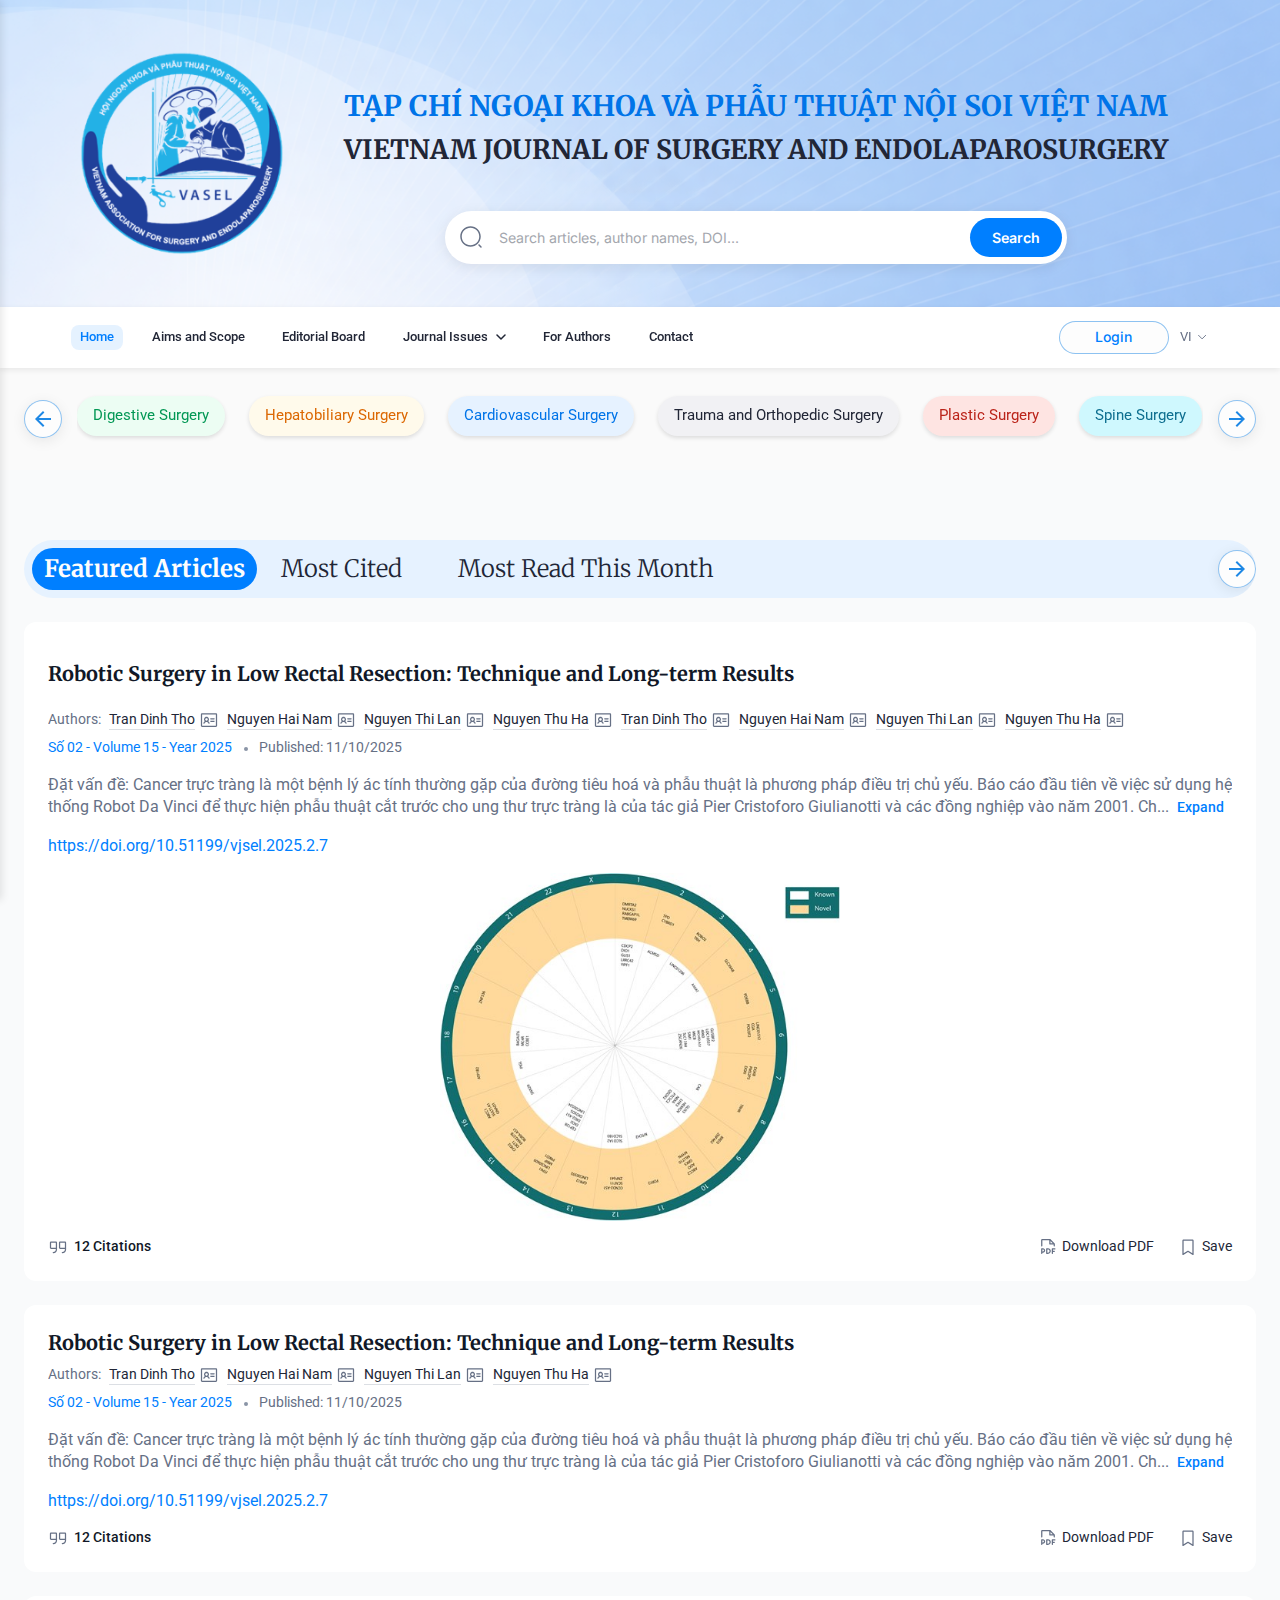
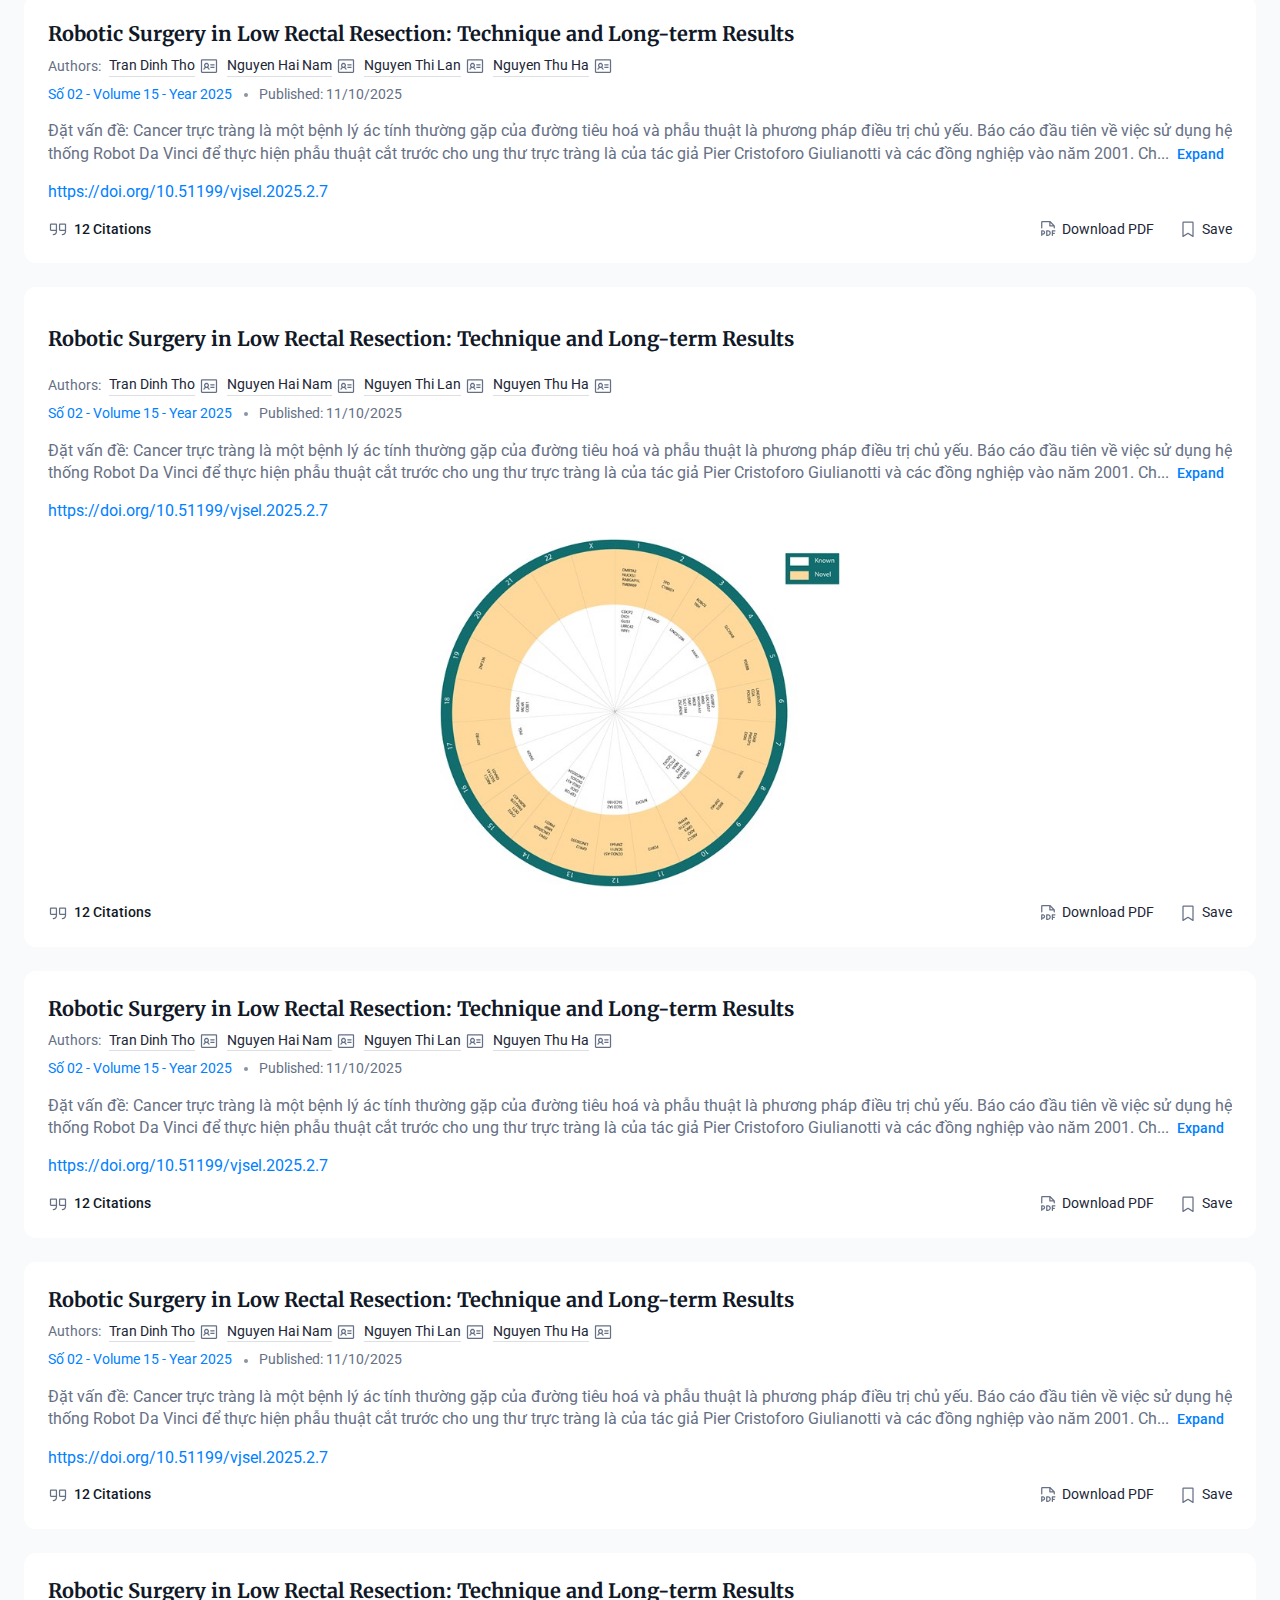
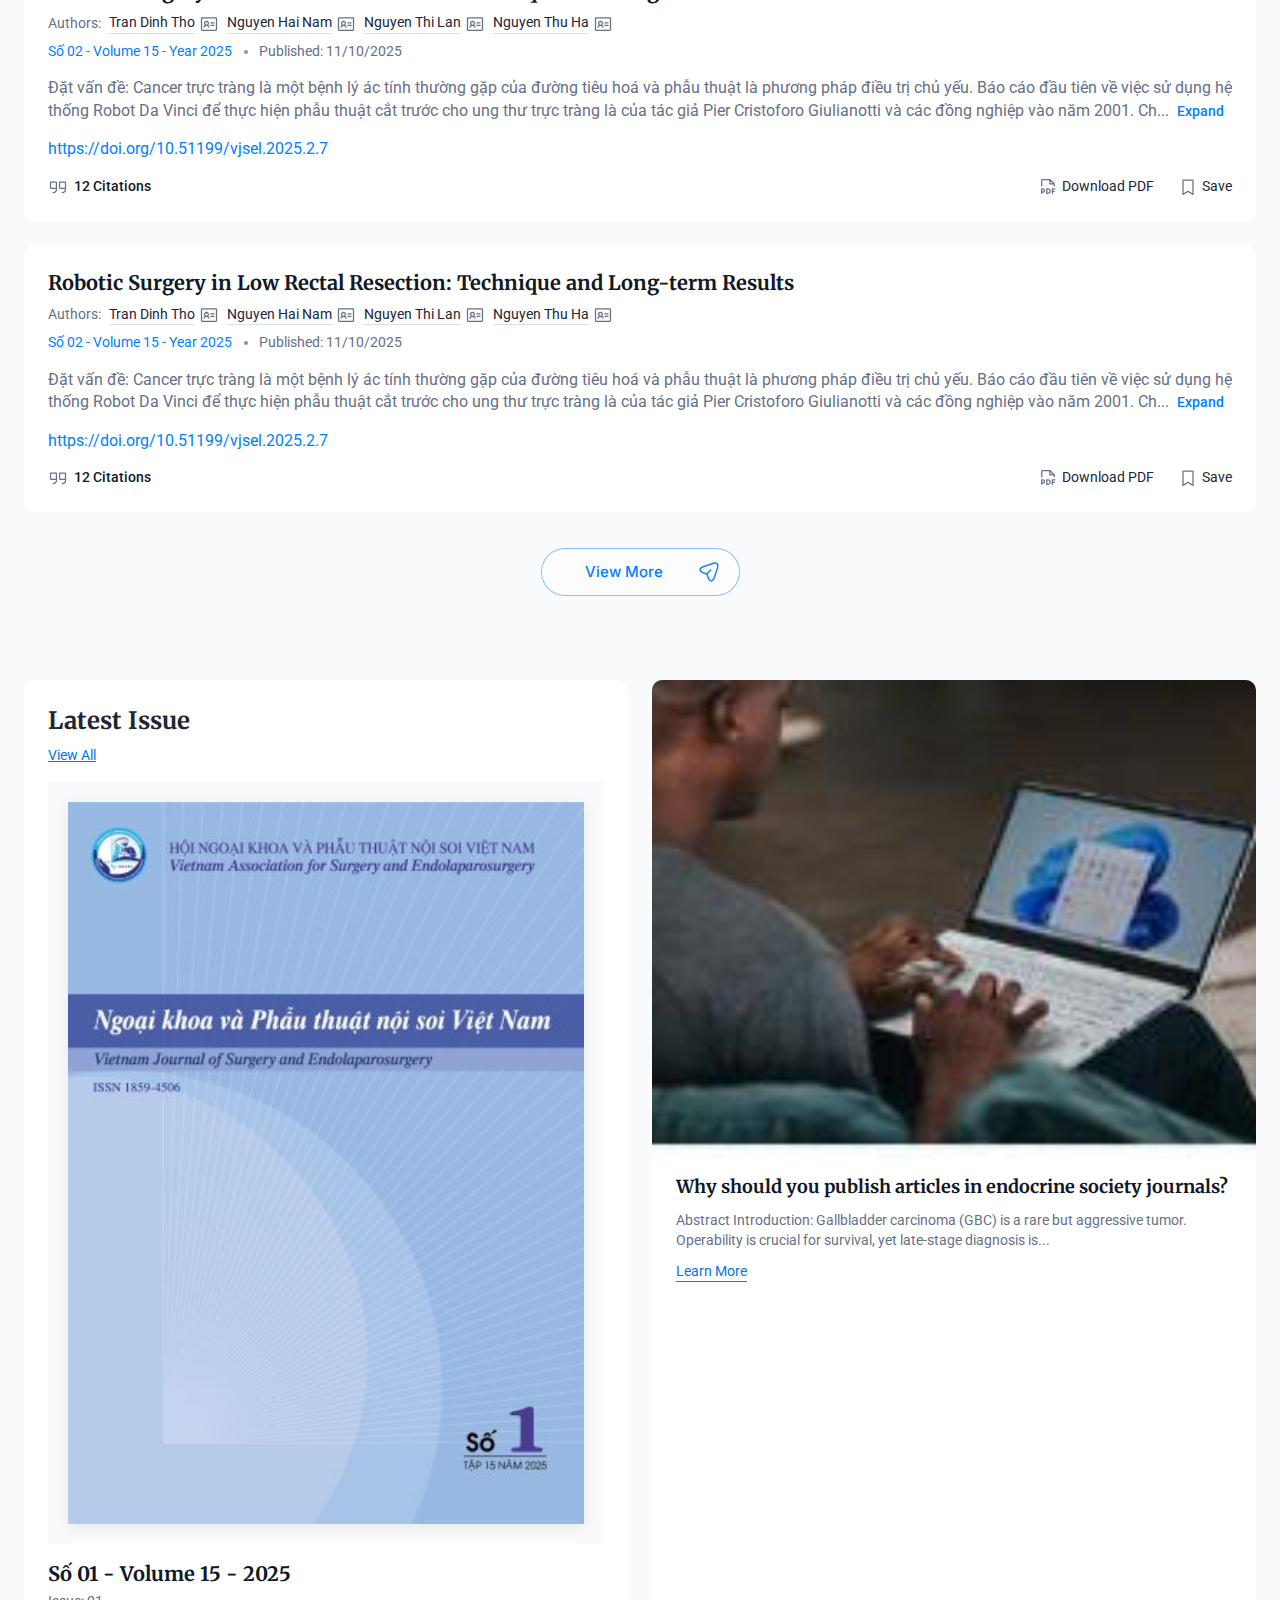
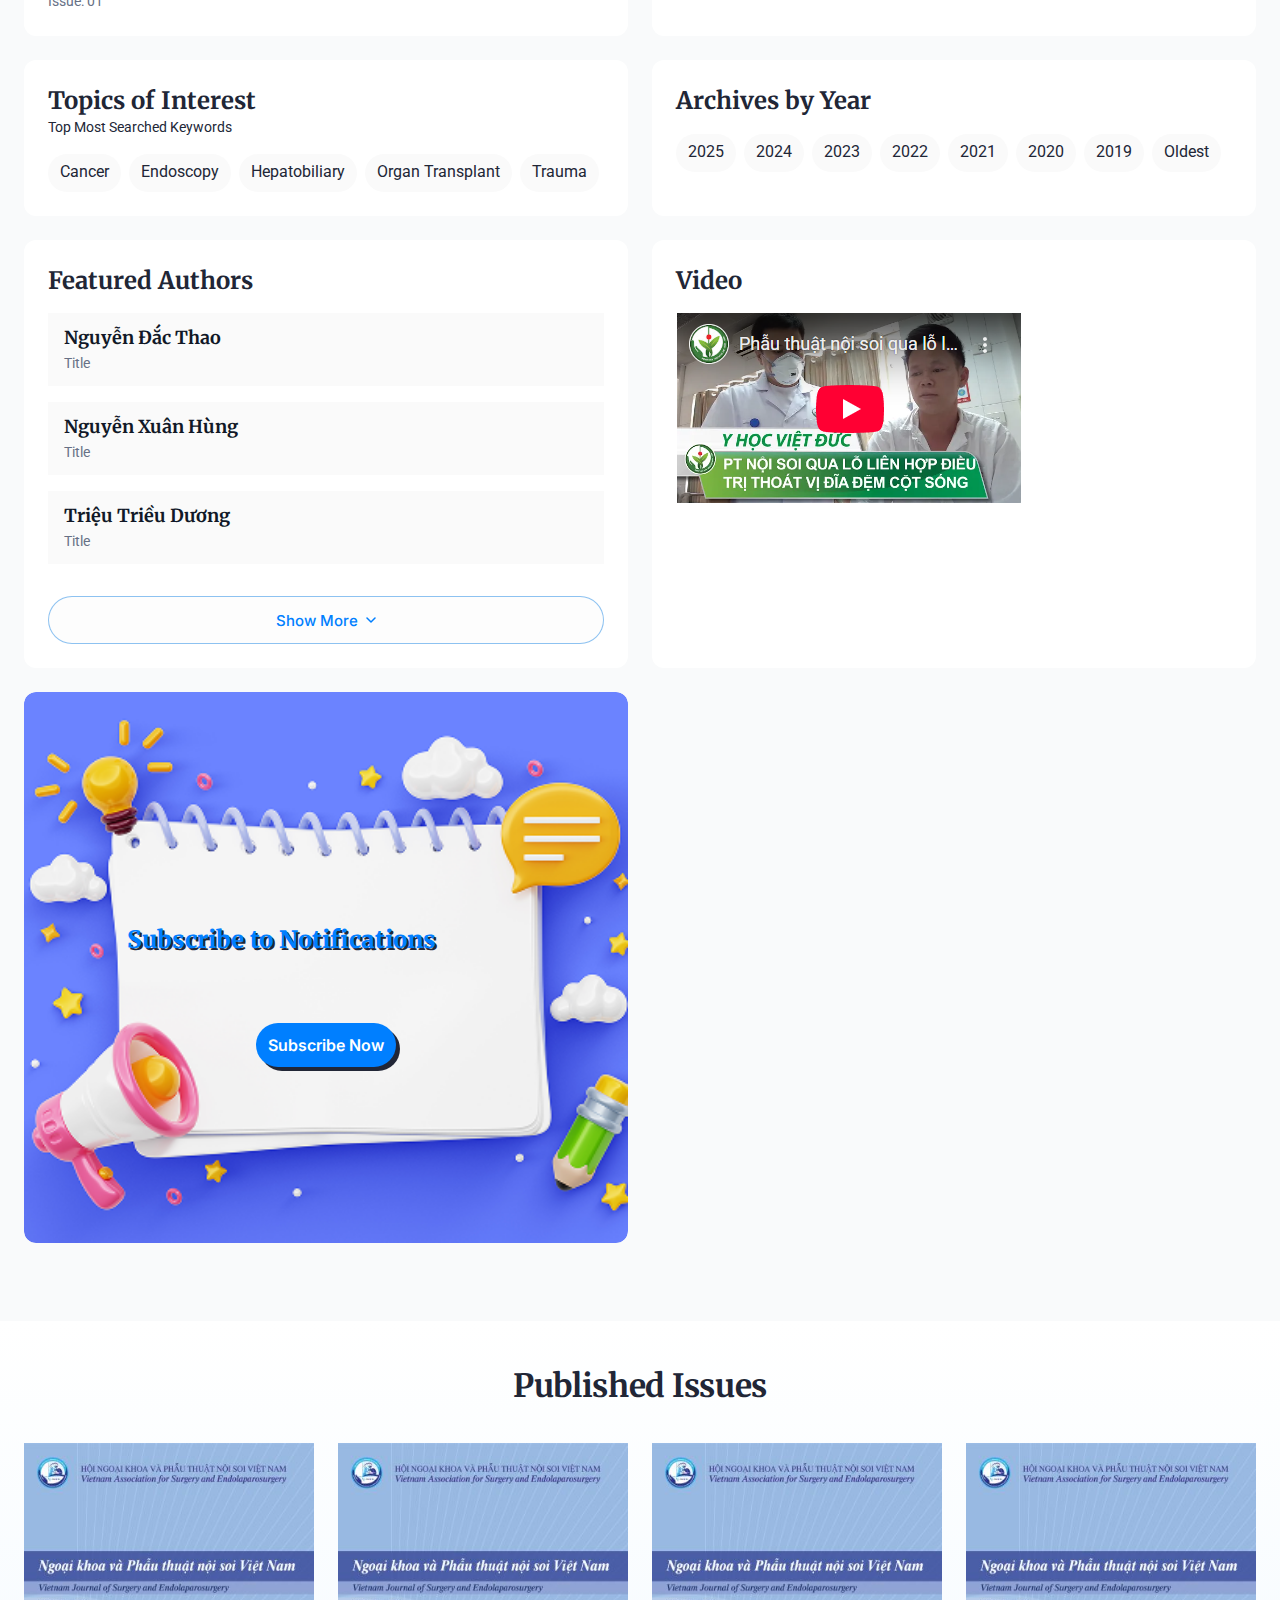
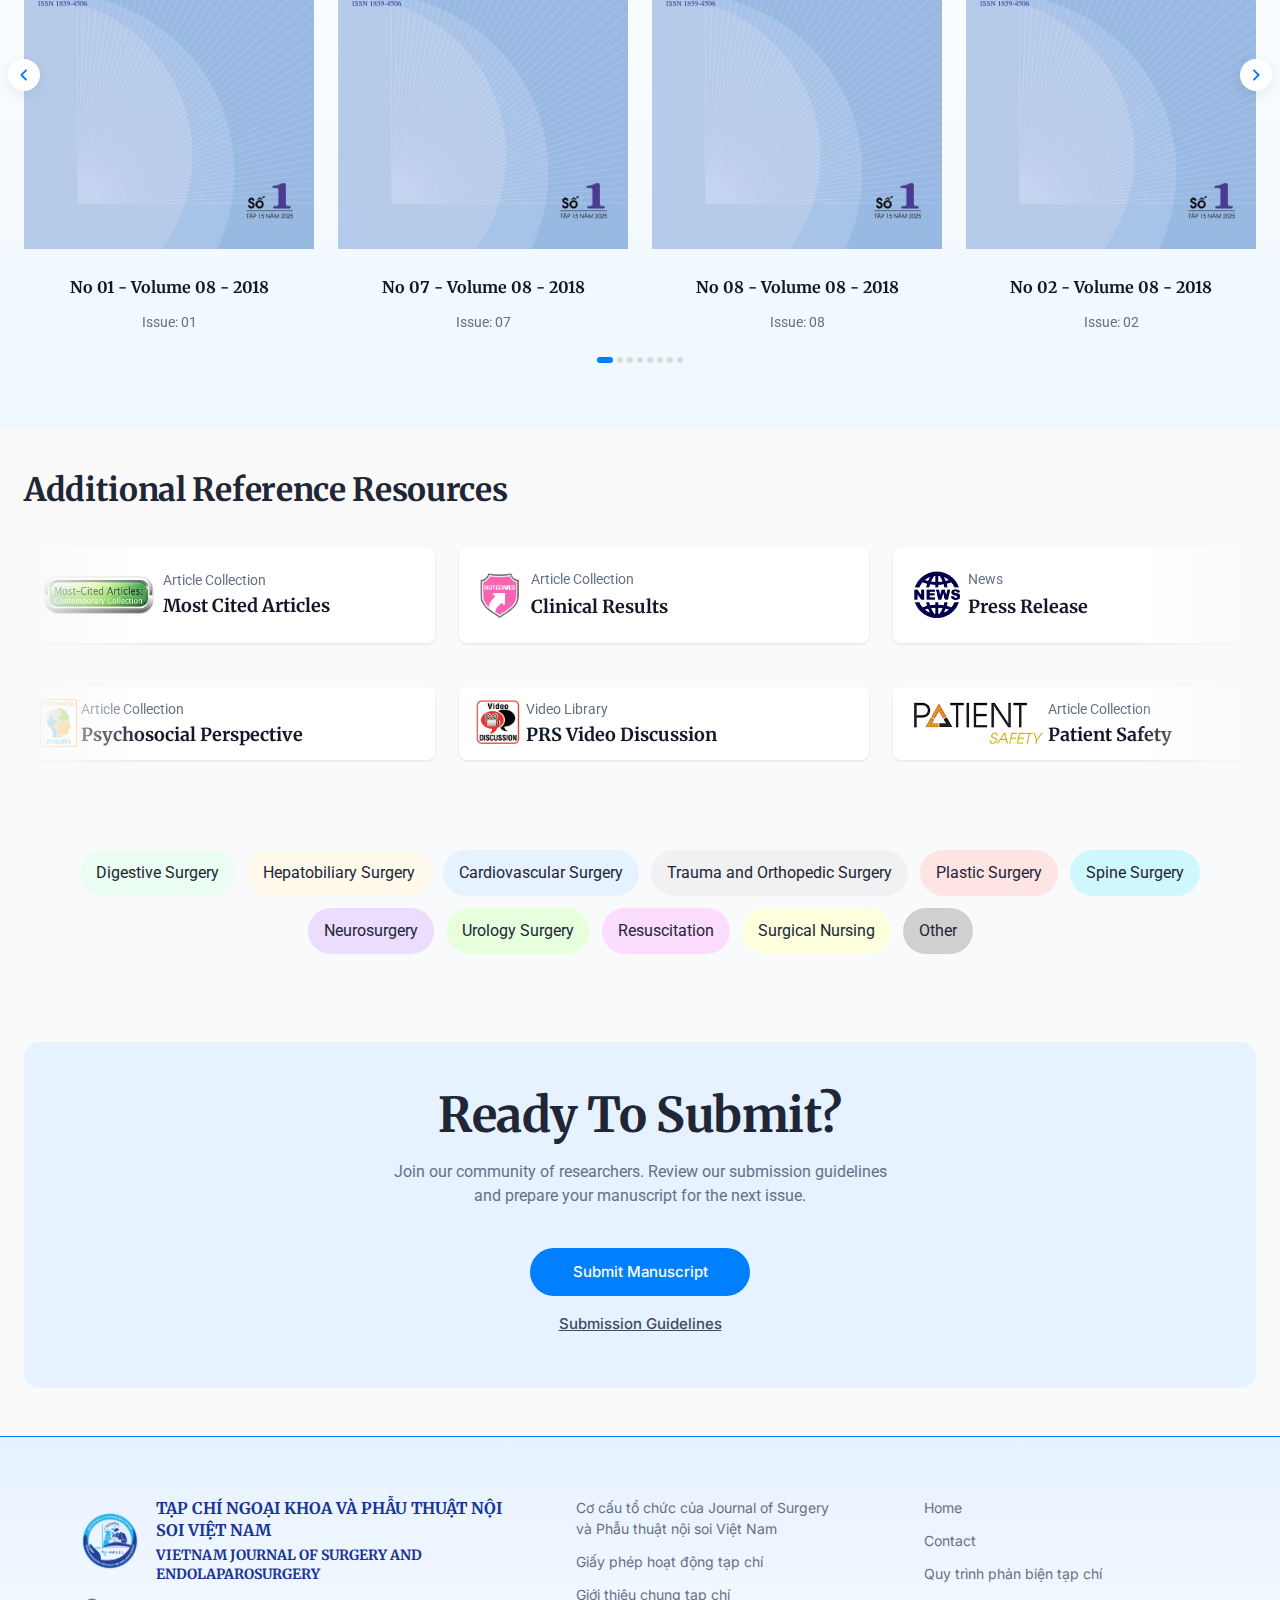
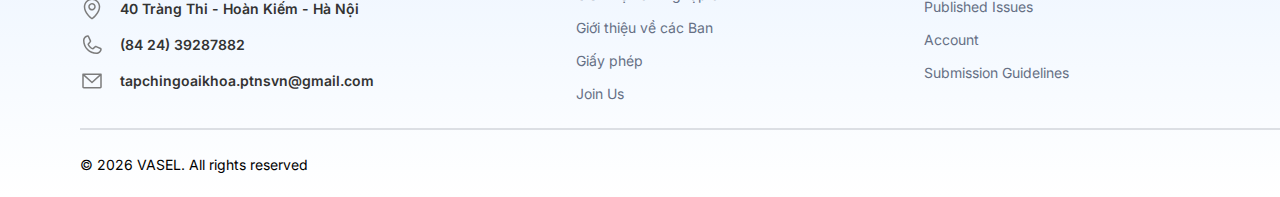
<file: HomePage_EN/index.html>
<!DOCTYPE html>
<html lang="en">

<head>
    <meta charset="UTF-8">
    <meta name="viewport" content="width=device-width, initial-scale=1.0">
    <title>VASEL - Vietnam Journal of Surgery and Endolaparosurgery</title>
    <meta name="description" content="Vietnam Journal of Surgery and Endolaparosurgery">
    <link rel="preconnect" href="https://fonts.googleapis.com">
    <link rel="preconnect" href="https://fonts.gstatic.com" crossorigin>
    <link
        href="https://fonts.googleapis.com/css2?family=Merriweather:wght@300;700;900&family=Inter:wght@400;500;600&family=Roboto:wght@400;500&display=swap"
        rel="stylesheet">
    <link rel="stylesheet" href="https://cdn.jsdelivr.net/npm/swiper@11/swiper-bundle.min.css" />
    <link rel="stylesheet" href="../shared/nav-scroll.css">
    <link rel="stylesheet" href="main.css">
</head>

<body>
    <!-- Mobile Side Menu -->
    <div class="side-menu-overlay"></div>
    <aside class="side-menu">
        <div class="side-menu__header">
            <div class="side-menu__logo">
                <img src="asset/img_header/vasel-logo.png" alt="VASEL Logo" style="height: 40px; width: auto;">
            </div>
            <button class="side-menu__close" aria-label="Close menu">
                <svg width="24" height="24" viewBox="0 0 24 24" fill="none" stroke="currentColor" stroke-width="2"
                    stroke-linecap="round" stroke-linejoin="round">
                    <path d="M18 6L6 18M6 6l12 12" />
                </svg>
            </button>
        </div>
        <nav class="side-menu__nav">
            <ul class="side-menu__list">
                <li class="side-menu__item">
                    <a href="#home" class="side-menu__link">Home</a>
                </li>
                <li class="side-menu__item">
                    <a href="#about" class="side-menu__link">Aims and Scope</a>
                </li>
                <li class="side-menu__item">
                    <a href="#editorial" class="side-menu__link">Editorial Board</a>
                </li>
                <li class="side-menu__item side-menu__item--has-submenu">
                    <div class="side-menu__link-group">
                        <a href="#issues" class="side-menu__link">Journal Issues</a>
                        <button class="side-menu__submenu-toggle" aria-label="Open submenu">
                            <svg width="12" height="7" viewBox="0 0 10 6" fill="none" stroke="currentColor">
                                <path d="M1 1L5 5L9 1" stroke-width="1.5" stroke-linecap="round"
                                    stroke-linejoin="round" />
                            </svg>
                        </button>
                    </div>
                    <ul class="side-menu__submenu">
                        <li class="side-menu__subitem">
                            <div class="side-menu__link-group">
                                <a href="#" class="side-menu__sublink">Year 2024</a>
                                <button class="side-menu__submenu-toggle" aria-label="Open submenu">
                                    <svg width="10" height="6" viewBox="0 0 10 6" fill="none" stroke="currentColor">
                                        <path d="M1 1L5 5L9 1" stroke-width="1.5" stroke-linecap="round"
                                            stroke-linejoin="round" />
                                    </svg>
                                </button>
                            </div>
                            <ul class="side-menu__submenu">
                                <li class="side-menu__subitem"><a href="#" class="side-menu__sublink">Số 1 - Month 1</a>
                                </li>
                                <li class="side-menu__subitem"><a href="#" class="side-menu__sublink">Số 2 - Month 2</a>
                                </li>
                                <li class="side-menu__subitem"><a href="#" class="side-menu__sublink">Số 3 - Month 3</a>
                                </li>
                            </ul>
                        </li>
                        <li class="side-menu__subitem">
                            <div class="side-menu__link-group">
                                <a href="#" class="side-menu__sublink">Year 2023</a>
                                <button class="side-menu__submenu-toggle" aria-label="Open submenu">
                                    <svg width="10" height="6" viewBox="0 0 10 6" fill="none" stroke="currentColor">
                                        <path d="M1 1L5 5L9 1" stroke-width="1.5" stroke-linecap="round"
                                            stroke-linejoin="round" />
                                    </svg>
                                </button>
                            </div>
                            <ul class="side-menu__submenu">
                                <li class="side-menu__subitem"><a href="#" class="side-menu__sublink">Số 12 - Month
                                        12</a></li>
                                <li class="side-menu__subitem"><a href="#" class="side-menu__sublink">Số 11 - Month
                                        11</a></li>
                            </ul>
                        </li>
                        <li class="side-menu__subitem"><a href="#" class="side-menu__sublink">Older Archives</a></li>
                    </ul>
                </li>
                <li class="side-menu__item">
                    <a href="#authors" class="side-menu__link">For Authors</a>
                </li>
                <li class="side-menu__item">
                    <a href="#contact" class="side-menu__link">Contact</a>
                </li>
            </ul>
        </nav>
    </aside>

    <!-- Hero Section -->
    <section class="hero">
        <div class="mobile-header-bar">
            <div class="mobile-header-bar__inner">
                <button class="top-nav__toggle" type="button" aria-label="Menu">
                    <svg width="24" height="24" viewBox="0 0 24 24" fill="none" xmlns="http://www.w3.org/2000/svg">
                        <path d="M3 12H21" stroke="#212636" stroke-width="2" stroke-linecap="round"
                            stroke-linejoin="round" />
                        <path d="M3 6H21" stroke="#212636" stroke-width="2" stroke-linecap="round"
                            stroke-linejoin="round" />
                        <path d="M3 18H21" stroke="#212636" stroke-width="2" stroke-linecap="round"
                            stroke-linejoin="round" />
                    </svg>
                </button>

                <div class="top-nav__actions">
                    <button class="top-nav__btn top-nav__btn--login" type="button">
                        <div class="top-nav__btn-base">
                            <span class="top-nav__btn-text">Login</span>
                        </div>
                    </button>

                    <button class="top-nav__language" type="button" aria-label="Change language">
                        <span class="top-nav__language-text">VI</span>
                        <!-- Chevron Down Icon -->
                        <div class="top-nav__icon top-nav__icon--chevron">
                            <svg class="top-nav__icon-svg" fill="none" preserveAspectRatio="none" viewBox="0 0 16 16">
                                <g>
                                    <path d="M4 6L8 10L12 6" fill="currentColor" fill-opacity="0.01"></path>
                                    <path d="M4 6L8 10L12 6" stroke="currentColor" stroke-linecap="round"
                                        stroke-linejoin="round"></path>
                                </g>
                            </svg>
                        </div>
                    </button>
                </div>
            </div>
        </div>

        <!-- Background Layer -->
        <div class="hero__background">
            <img alt="" class="hero__background-img" src="asset/img_header/hero-background.png" loading="eager" />
            <div class="hero__background-overlay"></div>
        </div>

        <!-- Content Container -->
        <div class="hero__container">
            <!-- Logo Section -->
            <div class="hero__logo-wrapper">
                <img alt="VASEL Logo" class="hero__logo-img" src="asset/img_header/vasel-logo.png" loading="eager" />
            </div>

            <!-- Main Content Area -->
            <div class="hero__content">
                <!-- Title Block -->
                <div class="hero__header">
                    <h1 class="hero__title hero__title--primary">
                        TẠP CHÍ NGOẠI KHOA VÀ PHẪU THUẬT NỘI SOI VIỆT NAM
                    </h1>
                    <p class="hero__title hero__title--secondary">
                        VIETNAM JOURNAL OF SURGERY AND ENDOLAPAROSURGERY
                    </p>
                </div>

                <!-- Search Component -->
                <div class="hero__search">
                    <div class="hero__search-field">
                        <!-- Search Icon -->
                        <div class="hero__icon hero__icon--search">
                            <svg class="hero__icon-svg" fill="none" preserveAspectRatio="none" viewBox="0 0 24 24">
                                <g>
                                    <path
                                        d="M11.5 21.75C5.85 21.75 1.25 17.15 1.25 11.5C1.25 5.85 5.85 1.25 11.5 1.25C17.15 1.25 21.75 5.85 21.75 11.5C21.75 17.15 17.15 21.75 11.5 21.75ZM11.5 2.75C6.67 2.75 2.75 6.68 2.75 11.5C2.75 16.32 6.67 20.25 11.5 20.25C16.33 20.25 20.25 16.32 20.25 11.5C20.25 6.68 16.33 2.75 11.5 2.75Z"
                                        fill="currentColor" />
                                    <path
                                        d="M22 22.75C21.81 22.75 21.62 22.68 21.47 22.53L19.47 20.53C19.18 20.24 19.18 19.76 19.47 19.47C19.76 19.18 20.24 19.18 20.53 19.47L22.53 21.47C22.82 21.76 22.82 22.24 22.53 22.53C22.38 22.68 22.19 22.75 22 22.75Z"
                                        fill="currentColor" />
                                </g>
                            </svg>
                        </div>

                        <!-- Search Input -->
                        <input type="search" class="hero__search-input"
                            placeholder="Search articles, author names, DOI..." aria-label="Search articles" />
                    </div>

                    <!-- Search Button -->
                    <button class="hero__search-btn" type="button">
                        <span class="hero__search-btn-text">Search</span>
                    </button>
                </div>
            </div>
        </div>
    </section>

    <!-- Top Navigation -->
    <nav class="top-nav" aria-label="Main navigation">
        <div class="top-nav__container">
            <!-- Navigation Menu -->
            <ul class="top-nav__menu" role="list">
                <li class="top-nav__item">
                    <a href="#home" class="top-nav__link" aria-current="page">
                        <span class="top-nav__link-text">Home</span>
                    </a>
                </li>
                <li class="top-nav__item">
                    <a href="#about" class="top-nav__link">
                        <span class="top-nav__link-text">Aims and Scope</span>
                    </a>
                </li>
                <li class="top-nav__item">
                    <a href="#editorial" class="top-nav__link">
                        <span class="top-nav__link-text">Editorial Board</span>
                    </a>
                </li>
                <li class="top-nav__item top-nav__item--has-submenu">
                    <a href="#issues" class="top-nav__link">
                        <span class="top-nav__link-text">Journal Issues</span>
                        <svg class="top-nav__icon-chevron" width="10" height="6" viewBox="0 0 10 6" fill="none"
                            xmlns="http://www.w3.org/2000/svg" style="margin-left: 4px;">
                            <path d="M1 1L5 5L9 1" stroke="currentColor" stroke-width="1.5" stroke-linecap="round"
                                stroke-linejoin="round" />
                        </svg>
                    </a>
                    <ul class="submenu">
                        <li class="submenu__item submenu__item--has-submenu">
                            <a href="#" class="submenu__link">
                                <span class="submenu__text">Year 2024</span>
                                <svg class="submenu__icon-chevron" width="6" height="10" viewBox="0 0 6 10" fill="none"
                                    xmlns="http://www.w3.org/2000/svg">
                                    <path d="M1 9L5 5L1 1" stroke="currentColor" stroke-width="1.5"
                                        stroke-linecap="round" stroke-linejoin="round" />
                                </svg>
                            </a>
                            <ul class="submenu submenu--level-3">
                                <li class="submenu__item"><a href="#" class="submenu__link">Số 1 - Month 1</a></li>
                                <li class="submenu__item"><a href="#" class="submenu__link">Số 2 - Month 2</a></li>
                                <li class="submenu__item"><a href="#" class="submenu__link">Số 3 - Month 3</a></li>
                            </ul>
                        </li>
                        <li class="submenu__item submenu__item--has-submenu">
                            <a href="#" class="submenu__link">
                                <span class="submenu__text">Year 2023</span>
                                <svg class="submenu__icon-chevron" width="6" height="10" viewBox="0 0 6 10" fill="none"
                                    xmlns="http://www.w3.org/2000/svg">
                                    <path d="M1 9L5 5L1 1" stroke="currentColor" stroke-width="1.5"
                                        stroke-linecap="round" stroke-linejoin="round" />
                                </svg>
                            </a>
                            <ul class="submenu submenu--level-3">
                                <li class="submenu__item"><a href="#" class="submenu__link">Số 12 - Month 12</a></li>
                                <li class="submenu__item"><a href="#" class="submenu__link">Số 11 - Month 11</a></li>
                            </ul>
                        </li>
                        <li class="submenu__item"><a href="#" class="submenu__link">Older Archives</a></li>
                    </ul>
                </li>
                <li class="top-nav__item">
                    <a href="#authors" class="top-nav__link">
                        <span class="top-nav__link-text">For Authors</span>
                    </a>
                </li>
                <li class="top-nav__item">
                    <a href="#contact" class="top-nav__link">
                        <span class="top-nav__link-text">Contact</span>
                    </a>
                </li>
            </ul>

            <!-- Action Buttons -->
            <div class="top-nav__actions">
                <button class="top-nav__btn top-nav__btn--login" type="button">
                    <div class="top-nav__btn-base">
                        <span class="top-nav__btn-text">Login</span>
                    </div>
                </button>

                <button class="top-nav__language" type="button" aria-label="Change language">
                    <span class="top-nav__language-text">VI</span>
                    <!-- Chevron Down Icon -->
                    <div class="top-nav__icon top-nav__icon--chevron">
                        <svg class="top-nav__icon-svg" fill="none" preserveAspectRatio="none" viewBox="0 0 16 16">
                            <g>
                                <path d="M4 6L8 10L12 6" fill="currentColor" fill-opacity="0.01" />
                                <path d="M4 6L8 10L12 6" stroke="currentColor" stroke-linecap="round"
                                    stroke-linejoin="round" />
                            </g>
                        </svg>
                    </div>
                </button>
            </div>
        </div>
    </nav>

    <!-- Category Navigation Filter -->
    <nav class="category-nav" role="navigation" aria-label="Surgical Categories">
        <div class="category-nav__container">
            <!-- Previous Button -->
            <button class="category-nav__button category-nav__button--prev" aria-label="View previous categories">
                <svg class="category-nav__button-icon" viewBox="0 0 24 24" fill="none">
                    <path d="M12 4L10.59 5.41L16.17 11H4V13H16.17L10.59 18.59L12 20L20 12L12 4Z" fill="#1E88E5"
                        transform="scale(-1, 1) translate(-24, 0)" />
                </svg>
            </button>

            <!-- Next Button -->
            <button class="category-nav__button category-nav__button--next" aria-label="View next categories">
                <svg class="category-nav__button-icon" viewBox="0 0 24 24" fill="none">
                    <path d="M12 4L10.59 5.41L16.17 11H4V13H16.17L10.59 18.59L12 20L20 12L12 4Z" fill="#1E88E5" />
                </svg>
            </button>

            <!-- Scrollable Category List -->
            <div class="category-nav__scroll swiper">
                <ul class="category-nav__list swiper-wrapper">
                    <li class="category-nav__item swiper-slide">
                        <button class="category-nav__tag" style="background-color: #ecfdf3; color: #039855;"
                            aria-label="Digestive Surgery">
                            <span class="category-nav__tag-text">Digestive Surgery</span>
                        </button>
                    </li>
                    <li class="category-nav__item swiper-slide">
                        <button class="category-nav__tag" style="background-color: #fffaeb; color: #dc6803;"
                            aria-label="Hepatobiliary Surgery">
                            <span class="category-nav__tag-text">Hepatobiliary Surgery</span>
                        </button>
                    </li>
                    <li class="category-nav__item swiper-slide">
                        <button class="category-nav__tag" style="background-color: #e6f2ff; color: #0074e8;"
                            aria-label="Cardiovascular Surgery">
                            <span class="category-nav__tag-text">Cardiovascular Surgery</span>
                        </button>
                    </li>
                    <li class="category-nav__item swiper-slide">
                        <button class="category-nav__tag" style="background-color: #f1f1f4; color: #212636;"
                            aria-label="Trauma and Orthopedic Surgery">
                            <span class="category-nav__tag-text">Trauma and Orthopedic Surgery</span>
                        </button>
                    </li>
                    <li class="category-nav__item swiper-slide">
                        <button class="category-nav__tag" style="background-color: #fee4e2; color: #bb241a;"
                            aria-label="Plastic Surgery">
                            <span class="category-nav__tag-text">Plastic Surgery</span>
                        </button>
                    </li>
                    <li class="category-nav__item swiper-slide">
                        <button class="category-nav__tag" style="background-color: #cff8fe; color: #0e6f90;"
                            aria-label="Spine Surgery">
                            <span class="category-nav__tag-text">Spine Surgery</span>
                        </button>
                    </li>
                    <li class="category-nav__item swiper-slide">
                        <button class="category-nav__tag" style="background-color: #ecddff; color: #98007c;"
                            aria-label="Neurosurgery">
                            <span class="category-nav__tag-text">Neurosurgery</span>
                        </button>
                    </li>
                    <li class="category-nav__item swiper-slide">
                        <button class="category-nav__tag" style="background-color: #e8ffdd; color: #237000;"
                            aria-label="Urology Surgery">
                            <span class="category-nav__tag-text">Urology Surgery</span>
                        </button>
                    </li>
                    <li class="category-nav__item swiper-slide">
                        <button class="category-nav__tag" style="background-color: #fdddff; color: #800088;"
                            aria-label="Resuscitation">
                            <span class="category-nav__tag-text">Resuscitation</span>
                        </button>
                    </li>
                    <li class="category-nav__item swiper-slide">
                        <button class="category-nav__tag" style="background-color: #fdffdd; color: #a2ae00;"
                            aria-label="Surgical Nursing">
                            <span class="category-nav__tag-text">Surgical Nursing</span>
                        </button>
                    </li>
                    <li class="category-nav__item swiper-slide">
                        <button class="category-nav__tag" style="background-color: #d0d0d0; color: #212636;"
                            aria-label="Other">
                            <span class="category-nav__tag-text">Other</span>
                        </button>
                    </li>
                </ul>
            </div>
        </div>
    </nav>

    <!-- Main Content Area -->
    <main class="main-content">
        <!-- Journal Content Section -->
        <div class="journal-page">
            <div class="journal-page__container">
                <!-- Left Column -->
                <div class="journal-page__left-column">
                    <!-- Tabs Section -->
                    <div class="article-tabs-wrapper">
                        <div class="tabs-group">
                            <div class="tabs-group__item tabs-group__item--active" data-tab="featured">
                                <p class="tabs-group__text">Featured Articles</p>
                            </div>
                            <div class="tabs-group__item" data-tab="cited">
                                <p class="tabs-group__text">Most Cited</p>
                            </div>
                            <div class="tabs-group__item" data-tab="read">
                                <p class="tabs-group__text">Most Read This Month</p>
                            </div>
                            <div class="tabs-group__nav-button" id="nextTabBtn">
                                <div class="tabs-group__icon">
                                    <svg viewBox="0 0 24 24" fill="none">
                                        <path d="M12 4L10.59 5.41L16.17 11H4V13H16.17L10.59 18.59L12 20L20 12L12 4Z"
                                            fill="#1E88E5" />
                                    </svg>
                                </div>
                            </div>
                        </div>
                    </div>

                    <!-- Article List -->
                    <div class="article-list">
                        <!-- First Article with Image -->
                        <article class="article-card article-card--with-image">
                            <div class="article-card__content">
                                <div class="article-card__main">
                                    <div class="article-card__header">
                                        <h2 class="article-card__title">
                                            Robotic Surgery in Low Rectal Resection: Technique and Long-term Results
                                        </h2>
                                        <div class="article-card__authors">
                                            <span class="article-card__author-label">Authors:</span>
                                            <div class="article-card__author">
                                                <span class="article-card__author-name">Tran Dinh Tho</span>
                                                <svg class="article-card__author-icon" viewBox="0 0 20 20" fill="none">
                                                    <path
                                                        d="M15.625 8.75C15.625 8.91576 15.5592 9.07473 15.4419 9.19194C15.3247 9.30915 15.1658 9.375 15 9.375H11.875C11.7092 9.375 11.5503 9.30915 11.4331 9.19194C11.3158 9.07473 11.25 8.91576 11.25 8.75C11.25 8.58424 11.3158 8.42527 11.4331 8.30806C11.5503 8.19085 11.7092 8.125 11.875 8.125H15C15.1658 8.125 15.3247 8.19085 15.4419 8.30806C15.5592 8.42527 15.625 8.58424 15.625 8.75ZM15 10.625H11.875C11.7092 10.625 11.5503 10.6908 11.4331 10.8081C11.3158 10.9253 11.25 11.0842 11.25 11.25C11.25 11.4158 11.3158 11.5747 11.4331 11.6919C11.5503 11.8092 11.7092 11.875 11.875 11.875H15C15.1658 11.875 15.3247 11.8092 15.4419 11.6919C15.5592 11.5747 15.625 11.4158 15.625 11.25C15.625 11.0842 15.5592 10.9253 15.4419 10.8081C15.3247 10.6908 15.1658 10.625 15 10.625ZM18.125 4.375V15.625C18.125 15.9565 17.9933 16.2745 17.7589 16.5089C17.5245 16.7433 17.2065 16.875 16.875 16.875H3.125C2.79348 16.875 2.47554 16.7433 2.24112 16.5089C2.0067 16.2745 1.875 15.9565 1.875 15.625V4.375C1.875 4.04348 2.0067 3.72554 2.24112 3.49112C2.47554 3.2567 2.79348 3.125 3.125 3.125H16.875C17.2065 3.125 17.5245 3.2567 17.7589 3.49112C17.9933 3.72554 18.125 4.04348 18.125 4.375ZM16.875 15.625V4.375H3.125V15.625H16.875ZM10.6047 12.9688C10.6461 13.1293 10.6221 13.2998 10.5378 13.4426C10.4536 13.5855 10.316 13.689 10.1555 13.7305C9.99489 13.7719 9.82442 13.7479 9.68157 13.6636C9.53872 13.5794 9.43519 13.4418 9.39375 13.2812C9.18828 12.4797 8.37344 11.875 7.49922 11.875C6.625 11.875 5.81094 12.4797 5.60469 13.2812C5.56325 13.4418 5.45971 13.5794 5.31686 13.6636C5.17401 13.7479 5.00355 13.7719 4.84297 13.7305C4.68239 13.689 4.54485 13.5855 4.4606 13.4426C4.37636 13.2998 4.35231 13.1293 4.39375 12.9688C4.59656 12.2139 5.07598 11.5629 5.73672 11.1453C5.3856 10.7963 5.14602 10.3508 5.04835 9.86549C4.95068 9.38013 4.99932 8.8767 5.1881 8.41902C5.37688 7.96134 5.6973 7.57002 6.10875 7.29465C6.52019 7.01929 7.00413 6.87229 7.49922 6.87229C7.99431 6.87229 8.47825 7.01929 8.88969 7.29465C9.30113 7.57002 9.62156 7.96134 9.81034 8.41902C9.99912 8.8767 10.0478 9.38013 9.95009 9.86549C9.85242 10.3508 9.61284 10.7963 9.26172 11.1453C9.92318 11.5623 10.403 12.2135 10.6055 12.9688H10.6047ZM7.5 10.625C7.74723 10.625 7.9889 10.5517 8.19446 10.4143C8.40002 10.277 8.56024 10.0818 8.65485 9.85335C8.74946 9.62495 8.77421 9.37361 8.72598 9.13114C8.67775 8.88866 8.5587 8.66593 8.38388 8.49112C8.20907 8.3163 7.98634 8.19725 7.74386 8.14902C7.50139 8.10079 7.25005 8.12554 7.02165 8.22015C6.79324 8.31476 6.59801 8.47498 6.46066 8.68054C6.32331 8.8861 6.25 9.12777 6.25 9.375C6.25 9.70652 6.3817 10.0245 6.61612 10.2589C6.85054 10.4933 7.16848 10.625 7.5 10.625Z"
                                                        fill="#667085" />
                                                </svg>
                                            </div>
                                            <div class="article-card__author">
                                                <span class="article-card__author-name">Nguyen Hai Nam</span>
                                                <svg class="article-card__author-icon" viewBox="0 0 20 20" fill="none">
                                                    <path
                                                        d="M15.625 8.75C15.625 8.91576 15.5592 9.07473 15.4419 9.19194C15.3247 9.30915 15.1658 9.375 15 9.375H11.875C11.7092 9.375 11.5503 9.30915 11.4331 9.19194C11.3158 9.07473 11.25 8.91576 11.25 8.75C11.25 8.58424 11.3158 8.42527 11.4331 8.30806C11.5503 8.19085 11.7092 8.125 11.875 8.125H15C15.1658 8.125 15.3247 8.19085 15.4419 8.30806C15.5592 8.42527 15.625 8.58424 15.625 8.75ZM15 10.625H11.875C11.7092 10.625 11.5503 10.6908 11.4331 10.8081C11.3158 10.9253 11.25 11.0842 11.25 11.25C11.25 11.4158 11.3158 11.5747 11.4331 11.6919C11.5503 11.8092 11.7092 11.875 11.875 11.875H15C15.1658 11.875 15.3247 11.8092 15.4419 11.6919C15.5592 11.5747 15.625 11.4158 15.625 11.25C15.625 11.0842 15.5592 10.9253 15.4419 10.8081C15.3247 10.6908 15.1658 10.625 15 10.625ZM18.125 4.375V15.625C18.125 15.9565 17.9933 16.2745 17.7589 16.5089C17.5245 16.7433 17.2065 16.875 16.875 16.875H3.125C2.79348 16.875 2.47554 16.7433 2.24112 16.5089C2.0067 16.2745 1.875 15.9565 1.875 15.625V4.375C1.875 4.04348 2.0067 3.72554 2.24112 3.49112C2.47554 3.2567 2.79348 3.125 3.125 3.125H16.875C17.2065 3.125 17.5245 3.2567 17.7589 3.49112C17.9933 3.72554 18.125 4.04348 18.125 4.375ZM16.875 15.625V4.375H3.125V15.625H16.875ZM10.6047 12.9688C10.6461 13.1293 10.6221 13.2998 10.5378 13.4426C10.4536 13.5855 10.316 13.689 10.1555 13.7305C9.99489 13.7719 9.82442 13.7479 9.68157 13.6636C9.53872 13.5794 9.43519 13.4418 9.39375 13.2812C9.18828 12.4797 8.37344 11.875 7.49922 11.875C6.625 11.875 5.81094 12.4797 5.60469 13.2812C5.56325 13.4418 5.45971 13.5794 5.31686 13.6636C5.17401 13.7479 5.00355 13.7719 4.84297 13.7305C4.68239 13.689 4.54485 13.5855 4.4606 13.4426C4.37636 13.2998 4.35231 13.1293 4.39375 12.9688C4.59656 12.2139 5.07598 11.5629 5.73672 11.1453C5.3856 10.7963 5.14602 10.3508 5.04835 9.86549C4.95068 9.38013 4.99932 8.8767 5.1881 8.41902C5.37688 7.96134 5.6973 7.57002 6.10875 7.29465C6.52019 7.01929 7.00413 6.87229 7.49922 6.87229C7.99431 6.87229 8.47825 7.01929 8.88969 7.29465C9.30113 7.57002 9.62156 7.96134 9.81034 8.41902C9.99912 8.8767 10.0478 9.38013 9.95009 9.86549C9.85242 10.3508 9.61284 10.7963 9.26172 11.1453C9.92318 11.5623 10.403 12.2135 10.6055 12.9688H10.6047ZM7.5 10.625C7.74723 10.625 7.9889 10.5517 8.19446 10.4143C8.40002 10.277 8.56024 10.0818 8.65485 9.85335C8.74946 9.62495 8.77421 9.37361 8.72598 9.13114C8.67775 8.88866 8.5587 8.66593 8.38388 8.49112C8.20907 8.3163 7.98634 8.19725 7.74386 8.14902C7.50139 8.10079 7.25005 8.12554 7.02165 8.22015C6.79324 8.31476 6.59801 8.47498 6.46066 8.68054C6.32331 8.8861 6.25 9.12777 6.25 9.375C6.25 9.70652 6.3817 10.0245 6.61612 10.2589C6.85054 10.4933 7.16848 10.625 7.5 10.625Z"
                                                        fill="#667085" />
                                                </svg>
                                            </div>
                                            <div class="article-card__author">
                                                <span class="article-card__author-name">Nguyen Thi Lan</span>
                                                <svg class="article-card__author-icon" viewBox="0 0 20 20" fill="none">
                                                    <path
                                                        d="M15.625 8.75C15.625 8.91576 15.5592 9.07473 15.4419 9.19194C15.3247 9.30915 15.1658 9.375 15 9.375H11.875C11.7092 9.375 11.5503 9.30915 11.4331 9.19194C11.3158 9.07473 11.25 8.91576 11.25 8.75C11.25 8.58424 11.3158 8.42527 11.4331 8.30806C11.5503 8.19085 11.7092 8.125 11.875 8.125H15C15.1658 8.125 15.3247 8.19085 15.4419 8.30806C15.5592 8.42527 15.625 8.58424 15.625 8.75ZM15 10.625H11.875C11.7092 10.625 11.5503 10.6908 11.4331 10.8081C11.3158 10.9253 11.25 11.0842 11.25 11.25C11.25 11.4158 11.3158 11.5747 11.4331 11.6919C11.5503 11.8092 11.7092 11.875 11.875 11.875H15C15.1658 11.875 15.3247 11.8092 15.4419 11.6919C15.5592 11.5747 15.625 11.4158 15.625 11.25C15.625 11.0842 15.5592 10.9253 15.4419 10.8081C15.3247 10.6908 15.1658 10.625 15 10.625ZM18.125 4.375V15.625C18.125 15.9565 17.9933 16.2745 17.7589 16.5089C17.5245 16.7433 17.2065 16.875 16.875 16.875H3.125C2.79348 16.875 2.47554 16.7433 2.24112 16.5089C2.0067 16.2745 1.875 15.9565 1.875 15.625V4.375C1.875 4.04348 2.0067 3.72554 2.24112 3.49112C2.47554 3.2567 2.79348 3.125 3.125 3.125H16.875C17.2065 3.125 17.5245 3.2567 17.7589 3.49112C17.9933 3.72554 18.125 4.04348 18.125 4.375ZM16.875 15.625V4.375H3.125V15.625H16.875ZM10.6047 12.9688C10.6461 13.1293 10.6221 13.2998 10.5378 13.4426C10.4536 13.5855 10.316 13.689 10.1555 13.7305C9.99489 13.7719 9.82442 13.7479 9.68157 13.6636C9.53872 13.5794 9.43519 13.4418 9.39375 13.2812C9.18828 12.4797 8.37344 11.875 7.49922 11.875C6.625 11.875 5.81094 12.4797 5.60469 13.2812C5.56325 13.4418 5.45971 13.5794 5.31686 13.6636C5.17401 13.7479 5.00355 13.7719 4.84297 13.7305C4.68239 13.689 4.54485 13.5855 4.4606 13.4426C4.37636 13.2998 4.35231 13.1293 4.39375 12.9688C4.59656 12.2139 5.07598 11.5629 5.73672 11.1453C5.3856 10.7963 5.14602 10.3508 5.04835 9.86549C4.95068 9.38013 4.99932 8.8767 5.1881 8.41902C5.37688 7.96134 5.6973 7.57002 6.10875 7.29465C6.52019 7.01929 7.00413 6.87229 7.49922 6.87229C7.99431 6.87229 8.47825 7.01929 8.88969 7.29465C9.30113 7.57002 9.62156 7.96134 9.81034 8.41902C9.99912 8.8767 10.0478 9.38013 9.95009 9.86549C9.85242 10.3508 9.61284 10.7963 9.26172 11.1453C9.92318 11.5623 10.403 12.2135 10.6055 12.9688H10.6047ZM7.5 10.625C7.74723 10.625 7.9889 10.5517 8.19446 10.4143C8.40002 10.277 8.56024 10.0818 8.65485 9.85335C8.74946 9.62495 8.77421 9.37361 8.72598 9.13114C8.67775 8.88866 8.5587 8.66593 8.38388 8.49112C8.20907 8.3163 7.98634 8.19725 7.74386 8.14902C7.50139 8.10079 7.25005 8.12554 7.02165 8.22015C6.79324 8.31476 6.59801 8.47498 6.46066 8.68054C6.32331 8.8861 6.25 9.12777 6.25 9.375C6.25 9.70652 6.3817 10.0245 6.61612 10.2589C6.85054 10.4933 7.16848 10.625 7.5 10.625Z"
                                                        fill="#667085" />
                                                </svg>
                                            </div>
                                            <div class="article-card__author">
                                                <span class="article-card__author-name">Nguyen Thu Ha</span>
                                                <svg class="article-card__author-icon" viewBox="0 0 20 20" fill="none">
                                                    <path
                                                        d="M15.625 8.75C15.625 8.91576 15.5592 9.07473 15.4419 9.19194C15.3247 9.30915 15.1658 9.375 15 9.375H11.875C11.7092 9.375 11.5503 9.30915 11.4331 9.19194C11.3158 9.07473 11.25 8.91576 11.25 8.75C11.25 8.58424 11.3158 8.42527 11.4331 8.30806C11.5503 8.19085 11.7092 8.125 11.875 8.125H15C15.1658 8.125 15.3247 8.19085 15.4419 8.30806C15.5592 8.42527 15.625 8.58424 15.625 8.75ZM15 10.625H11.875C11.7092 10.625 11.5503 10.6908 11.4331 10.8081C11.3158 10.9253 11.25 11.0842 11.25 11.25C11.25 11.4158 11.3158 11.5747 11.4331 11.6919C11.5503 11.8092 11.7092 11.875 11.875 11.875H15C15.1658 11.875 15.3247 11.8092 15.4419 11.6919C15.5592 11.5747 15.625 11.4158 15.625 11.25C15.625 11.0842 15.5592 10.9253 15.4419 10.8081C15.3247 10.6908 15.1658 10.625 15 10.625ZM18.125 4.375V15.625C18.125 15.9565 17.9933 16.2745 17.7589 16.5089C17.5245 16.7433 17.2065 16.875 16.875 16.875H3.125C2.79348 16.875 2.47554 16.7433 2.24112 16.5089C2.0067 16.2745 1.875 15.9565 1.875 15.625V4.375C1.875 4.04348 2.0067 3.72554 2.24112 3.49112C2.47554 3.2567 2.79348 3.125 3.125 3.125H16.875C17.2065 3.125 17.5245 3.2567 17.7589 3.49112C17.9933 3.72554 18.125 4.04348 18.125 4.375ZM16.875 15.625V4.375H3.125V15.625H16.875ZM10.6047 12.9688C10.6461 13.1293 10.6221 13.2998 10.5378 13.4426C10.4536 13.5855 10.316 13.689 10.1555 13.7305C9.99489 13.7719 9.82442 13.7479 9.68157 13.6636C9.53872 13.5794 9.43519 13.4418 9.39375 13.2812C9.18828 12.4797 8.37344 11.875 7.49922 11.875C6.625 11.875 5.81094 12.4797 5.60469 13.2812C5.56325 13.4418 5.45971 13.5794 5.31686 13.6636C5.17401 13.7479 5.00355 13.7719 4.84297 13.7305C4.68239 13.689 4.54485 13.5855 4.4606 13.4426C4.37636 13.2998 4.35231 13.1293 4.39375 12.9688C4.59656 12.2139 5.07598 11.5629 5.73672 11.1453C5.3856 10.7963 5.14602 10.3508 5.04835 9.86549C4.95068 9.38013 4.99932 8.8767 5.1881 8.41902C5.37688 7.96134 5.6973 7.57002 6.10875 7.29465C6.52019 7.01929 7.00413 6.87229 7.49922 6.87229C7.99431 6.87229 8.47825 7.01929 8.88969 7.29465C9.30113 7.57002 9.62156 7.96134 9.81034 8.41902C9.99912 8.8767 10.0478 9.38013 9.95009 9.86549C9.85242 10.3508 9.61284 10.7963 9.26172 11.1453C9.92318 11.5623 10.403 12.2135 10.6055 12.9688H10.6047ZM7.5 10.625C7.74723 10.625 7.9889 10.5517 8.19446 10.4143C8.40002 10.277 8.56024 10.0818 8.65485 9.85335C8.74946 9.62495 8.77421 9.37361 8.72598 9.13114C8.67775 8.88866 8.5587 8.66593 8.38388 8.49112C8.20907 8.3163 7.98634 8.19725 7.74386 8.14902C7.50139 8.10079 7.25005 8.12554 7.02165 8.22015C6.79324 8.31476 6.59801 8.47498 6.46066 8.68054C6.32331 8.8861 6.25 9.12777 6.25 9.375C6.25 9.70652 6.3817 10.0245 6.61612 10.2589C6.85054 10.4933 7.16848 10.625 7.5 10.625Z"
                                                        fill="#667085" />
                                                </svg>
                                            </div>
                                            <div class="article-card__author">
                                                <span class="article-card__author-name">Tran Dinh Tho</span>
                                                <svg class="article-card__author-icon" viewBox="0 0 20 20" fill="none">
                                                    <path
                                                        d="M15.625 8.75C15.625 8.91576 15.5592 9.07473 15.4419 9.19194C15.3247 9.30915 15.1658 9.375 15 9.375H11.875C11.7092 9.375 11.5503 9.30915 11.4331 9.19194C11.3158 9.07473 11.25 8.91576 11.25 8.75C11.25 8.58424 11.3158 8.42527 11.4331 8.30806C11.5503 8.19085 11.7092 8.125 11.875 8.125H15C15.1658 8.125 15.3247 8.19085 15.4419 8.30806C15.5592 8.42527 15.625 8.58424 15.625 8.75ZM15 10.625H11.875C11.7092 10.625 11.5503 10.6908 11.4331 10.8081C11.3158 10.9253 11.25 11.0842 11.25 11.25C11.25 11.4158 11.3158 11.5747 11.4331 11.6919C11.5503 11.8092 11.7092 11.875 11.875 11.875H15C15.1658 11.875 15.3247 11.8092 15.4419 11.6919C15.5592 11.5747 15.625 11.4158 15.625 11.25C15.625 11.0842 15.5592 10.9253 15.4419 10.8081C15.3247 10.6908 15.1658 10.625 15 10.625ZM18.125 4.375V15.625C18.125 15.9565 17.9933 16.2745 17.7589 16.5089C17.5245 16.7433 17.2065 16.875 16.875 16.875H3.125C2.79348 16.875 2.47554 16.7433 2.24112 16.5089C2.0067 16.2745 1.875 15.9565 1.875 15.625V4.375C1.875 4.04348 2.0067 3.72554 2.24112 3.49112C2.47554 3.2567 2.79348 3.125 3.125 3.125H16.875C17.2065 3.125 17.5245 3.2567 17.7589 3.49112C17.9933 3.72554 18.125 4.04348 18.125 4.375ZM16.875 15.625V4.375H3.125V15.625H16.875ZM10.6047 12.9688C10.6461 13.1293 10.6221 13.2998 10.5378 13.4426C10.4536 13.5855 10.316 13.689 10.1555 13.7305C9.99489 13.7719 9.82442 13.7479 9.68157 13.6636C9.53872 13.5794 9.43519 13.4418 9.39375 13.2812C9.18828 12.4797 8.37344 11.875 7.49922 11.875C6.625 11.875 5.81094 12.4797 5.60469 13.2812C5.56325 13.4418 5.45971 13.5794 5.31686 13.6636C5.17401 13.7479 5.00355 13.7719 4.84297 13.7305C4.68239 13.689 4.54485 13.5855 4.4606 13.4426C4.37636 13.2998 4.35231 13.1293 4.39375 12.9688C4.59656 12.2139 5.07598 11.5629 5.73672 11.1453C5.3856 10.7963 5.14602 10.3508 5.04835 9.86549C4.95068 9.38013 4.99932 8.8767 5.1881 8.41902C5.37688 7.96134 5.6973 7.57002 6.10875 7.29465C6.52019 7.01929 7.00413 6.87229 7.49922 6.87229C7.99431 6.87229 8.47825 7.01929 8.88969 7.29465C9.30113 7.57002 9.62156 7.96134 9.81034 8.41902C9.99912 8.8767 10.0478 9.38013 9.95009 9.86549C9.85242 10.3508 9.61284 10.7963 9.26172 11.1453C9.92318 11.5623 10.403 12.2135 10.6055 12.9688H10.6047ZM7.5 10.625C7.74723 10.625 7.9889 10.5517 8.19446 10.4143C8.40002 10.277 8.56024 10.0818 8.65485 9.85335C8.74946 9.62495 8.77421 9.37361 8.72598 9.13114C8.67775 8.88866 8.5587 8.66593 8.38388 8.49112C8.20907 8.3163 7.98634 8.19725 7.74386 8.14902C7.50139 8.10079 7.25005 8.12554 7.02165 8.22015C6.79324 8.31476 6.59801 8.47498 6.46066 8.68054C6.32331 8.8861 6.25 9.12777 6.25 9.375C6.25 9.70652 6.3817 10.0245 6.61612 10.2589C6.85054 10.4933 7.16848 10.625 7.5 10.625Z"
                                                        fill="#667085" />
                                                </svg>
                                            </div>
                                            <div class="article-card__author">
                                                <span class="article-card__author-name">Nguyen Hai Nam</span>
                                                <svg class="article-card__author-icon" viewBox="0 0 20 20" fill="none">
                                                    <path
                                                        d="M15.625 8.75C15.625 8.91576 15.5592 9.07473 15.4419 9.19194C15.3247 9.30915 15.1658 9.375 15 9.375H11.875C11.7092 9.375 11.5503 9.30915 11.4331 9.19194C11.3158 9.07473 11.25 8.91576 11.25 8.75C11.25 8.58424 11.3158 8.42527 11.4331 8.30806C11.5503 8.19085 11.7092 8.125 11.875 8.125H15C15.1658 8.125 15.3247 8.19085 15.4419 8.30806C15.5592 8.42527 15.625 8.58424 15.625 8.75ZM15 10.625H11.875C11.7092 10.625 11.5503 10.6908 11.4331 10.8081C11.3158 10.9253 11.25 11.0842 11.25 11.25C11.25 11.4158 11.3158 11.5747 11.4331 11.6919C11.5503 11.8092 11.7092 11.875 11.875 11.875H15C15.1658 11.875 15.3247 11.8092 15.4419 11.6919C15.5592 11.5747 15.625 11.4158 15.625 11.25C15.625 11.0842 15.5592 10.9253 15.4419 10.8081C15.3247 10.6908 15.1658 10.625 15 10.625ZM18.125 4.375V15.625C18.125 15.9565 17.9933 16.2745 17.7589 16.5089C17.5245 16.7433 17.2065 16.875 16.875 16.875H3.125C2.79348 16.875 2.47554 16.7433 2.24112 16.5089C2.0067 16.2745 1.875 15.9565 1.875 15.625V4.375C1.875 4.04348 2.0067 3.72554 2.24112 3.49112C2.47554 3.2567 2.79348 3.125 3.125 3.125H16.875C17.2065 3.125 17.5245 3.2567 17.7589 3.49112C17.9933 3.72554 18.125 4.04348 18.125 4.375ZM16.875 15.625V4.375H3.125V15.625H16.875ZM10.6047 12.9688C10.6461 13.1293 10.6221 13.2998 10.5378 13.4426C10.4536 13.5855 10.316 13.689 10.1555 13.7305C9.99489 13.7719 9.82442 13.7479 9.68157 13.6636C9.53872 13.5794 9.43519 13.4418 9.39375 13.2812C9.18828 12.4797 8.37344 11.875 7.49922 11.875C6.625 11.875 5.81094 12.4797 5.60469 13.2812C5.56325 13.4418 5.45971 13.5794 5.31686 13.6636C5.17401 13.7479 5.00355 13.7719 4.84297 13.7305C4.68239 13.689 4.54485 13.5855 4.4606 13.4426C4.37636 13.2998 4.35231 13.1293 4.39375 12.9688C4.59656 12.2139 5.07598 11.5629 5.73672 11.1453C5.3856 10.7963 5.14602 10.3508 5.04835 9.86549C4.95068 9.38013 4.99932 8.8767 5.1881 8.41902C5.37688 7.96134 5.6973 7.57002 6.10875 7.29465C6.52019 7.01929 7.00413 6.87229 7.49922 6.87229C7.99431 6.87229 8.47825 7.01929 8.88969 7.29465C9.30113 7.57002 9.62156 7.96134 9.81034 8.41902C9.99912 8.8767 10.0478 9.38013 9.95009 9.86549C9.85242 10.3508 9.61284 10.7963 9.26172 11.1453C9.92318 11.5623 10.403 12.2135 10.6055 12.9688H10.6047ZM7.5 10.625C7.74723 10.625 7.9889 10.5517 8.19446 10.4143C8.40002 10.277 8.56024 10.0818 8.65485 9.85335C8.74946 9.62495 8.77421 9.37361 8.72598 9.13114C8.67775 8.88866 8.5587 8.66593 8.38388 8.49112C8.20907 8.3163 7.98634 8.19725 7.74386 8.14902C7.50139 8.10079 7.25005 8.12554 7.02165 8.22015C6.79324 8.31476 6.59801 8.47498 6.46066 8.68054C6.32331 8.8861 6.25 9.12777 6.25 9.375C6.25 9.70652 6.3817 10.0245 6.61612 10.2589C6.85054 10.4933 7.16848 10.625 7.5 10.625Z"
                                                        fill="#667085" />
                                                </svg>
                                            </div>
                                            <div class="article-card__author">
                                                <span class="article-card__author-name">Nguyen Thi Lan</span>
                                                <svg class="article-card__author-icon" viewBox="0 0 20 20" fill="none">
                                                    <path
                                                        d="M15.625 8.75C15.625 8.91576 15.5592 9.07473 15.4419 9.19194C15.3247 9.30915 15.1658 9.375 15 9.375H11.875C11.7092 9.375 11.5503 9.30915 11.4331 9.19194C11.3158 9.07473 11.25 8.91576 11.25 8.75C11.25 8.58424 11.3158 8.42527 11.4331 8.30806C11.5503 8.19085 11.7092 8.125 11.875 8.125H15C15.1658 8.125 15.3247 8.19085 15.4419 8.30806C15.5592 8.42527 15.625 8.58424 15.625 8.75ZM15 10.625H11.875C11.7092 10.625 11.5503 10.6908 11.4331 10.8081C11.3158 10.9253 11.25 11.0842 11.25 11.25C11.25 11.4158 11.3158 11.5747 11.4331 11.6919C11.5503 11.8092 11.7092 11.875 11.875 11.875H15C15.1658 11.875 15.3247 11.8092 15.4419 11.6919C15.5592 11.5747 15.625 11.4158 15.625 11.25C15.625 11.0842 15.5592 10.9253 15.4419 10.8081C15.3247 10.6908 15.1658 10.625 15 10.625ZM18.125 4.375V15.625C18.125 15.9565 17.9933 16.2745 17.7589 16.5089C17.5245 16.7433 17.2065 16.875 16.875 16.875H3.125C2.79348 16.875 2.47554 16.7433 2.24112 16.5089C2.0067 16.2745 1.875 15.9565 1.875 15.625V4.375C1.875 4.04348 2.0067 3.72554 2.24112 3.49112C2.47554 3.2567 2.79348 3.125 3.125 3.125H16.875C17.2065 3.125 17.5245 3.2567 17.7589 3.49112C17.9933 3.72554 18.125 4.04348 18.125 4.375ZM16.875 15.625V4.375H3.125V15.625H16.875ZM10.6047 12.9688C10.6461 13.1293 10.6221 13.2998 10.5378 13.4426C10.4536 13.5855 10.316 13.689 10.1555 13.7305C9.99489 13.7719 9.82442 13.7479 9.68157 13.6636C9.53872 13.5794 9.43519 13.4418 9.39375 13.2812C9.18828 12.4797 8.37344 11.875 7.49922 11.875C6.625 11.875 5.81094 12.4797 5.60469 13.2812C5.56325 13.4418 5.45971 13.5794 5.31686 13.6636C5.17401 13.7479 5.00355 13.7719 4.84297 13.7305C4.68239 13.689 4.54485 13.5855 4.4606 13.4426C4.37636 13.2998 4.35231 13.1293 4.39375 12.9688C4.59656 12.2139 5.07598 11.5629 5.73672 11.1453C5.3856 10.7963 5.14602 10.3508 5.04835 9.86549C4.95068 9.38013 4.99932 8.8767 5.1881 8.41902C5.37688 7.96134 5.6973 7.57002 6.10875 7.29465C6.52019 7.01929 7.00413 6.87229 7.49922 6.87229C7.99431 6.87229 8.47825 7.01929 8.88969 7.29465C9.30113 7.57002 9.62156 7.96134 9.81034 8.41902C9.99912 8.8767 10.0478 9.38013 9.95009 9.86549C9.85242 10.3508 9.61284 10.7963 9.26172 11.1453C9.92318 11.5623 10.403 12.2135 10.6055 12.9688H10.6047ZM7.5 10.625C7.74723 10.625 7.9889 10.5517 8.19446 10.4143C8.40002 10.277 8.56024 10.0818 8.65485 9.85335C8.74946 9.62495 8.77421 9.37361 8.72598 9.13114C8.67775 8.88866 8.5587 8.66593 8.38388 8.49112C8.20907 8.3163 7.98634 8.19725 7.74386 8.14902C7.50139 8.10079 7.25005 8.12554 7.02165 8.22015C6.79324 8.31476 6.59801 8.47498 6.46066 8.68054C6.32331 8.8861 6.25 9.12777 6.25 9.375C6.25 9.70652 6.3817 10.0245 6.61612 10.2589C6.85054 10.4933 7.16848 10.625 7.5 10.625Z"
                                                        fill="#667085" />
                                                </svg>
                                            </div>
                                            <div class="article-card__author">
                                                <span class="article-card__author-name">Nguyen Thu Ha</span>
                                                <svg class="article-card__author-icon" viewBox="0 0 20 20" fill="none">
                                                    <path
                                                        d="M15.625 8.75C15.625 8.91576 15.5592 9.07473 15.4419 9.19194C15.3247 9.30915 15.1658 9.375 15 9.375H11.875C11.7092 9.375 11.5503 9.30915 11.4331 9.19194C11.3158 9.07473 11.25 8.91576 11.25 8.75C11.25 8.58424 11.3158 8.42527 11.4331 8.30806C11.5503 8.19085 11.7092 8.125 11.875 8.125H15C15.1658 8.125 15.3247 8.19085 15.4419 8.30806C15.5592 8.42527 15.625 8.58424 15.625 8.75ZM15 10.625H11.875C11.7092 10.625 11.5503 10.6908 11.4331 10.8081C11.3158 10.9253 11.25 11.0842 11.25 11.25C11.25 11.4158 11.3158 11.5747 11.4331 11.6919C11.5503 11.8092 11.7092 11.875 11.875 11.875H15C15.1658 11.875 15.3247 11.8092 15.4419 11.6919C15.5592 11.5747 15.625 11.4158 15.625 11.25C15.625 11.0842 15.5592 10.9253 15.4419 10.8081C15.3247 10.6908 15.1658 10.625 15 10.625ZM18.125 4.375V15.625C18.125 15.9565 17.9933 16.2745 17.7589 16.5089C17.5245 16.7433 17.2065 16.875 16.875 16.875H3.125C2.79348 16.875 2.47554 16.7433 2.24112 16.5089C2.0067 16.2745 1.875 15.9565 1.875 15.625V4.375C1.875 4.04348 2.0067 3.72554 2.24112 3.49112C2.47554 3.2567 2.79348 3.125 3.125 3.125H16.875C17.2065 3.125 17.5245 3.2567 17.7589 3.49112C17.9933 3.72554 18.125 4.04348 18.125 4.375ZM16.875 15.625V4.375H3.125V15.625H16.875ZM10.6047 12.9688C10.6461 13.1293 10.6221 13.2998 10.5378 13.4426C10.4536 13.5855 10.316 13.689 10.1555 13.7305C9.99489 13.7719 9.82442 13.7479 9.68157 13.6636C9.53872 13.5794 9.43519 13.4418 9.39375 13.2812C9.18828 12.4797 8.37344 11.875 7.49922 11.875C6.625 11.875 5.81094 12.4797 5.60469 13.2812C5.56325 13.4418 5.45971 13.5794 5.31686 13.6636C5.17401 13.7479 5.00355 13.7719 4.84297 13.7305C4.68239 13.689 4.54485 13.5855 4.4606 13.4426C4.37636 13.2998 4.35231 13.1293 4.39375 12.9688C4.59656 12.2139 5.07598 11.5629 5.73672 11.1453C5.3856 10.7963 5.14602 10.3508 5.04835 9.86549C4.95068 9.38013 4.99932 8.8767 5.1881 8.41902C5.37688 7.96134 5.6973 7.57002 6.10875 7.29465C6.52019 7.01929 7.00413 6.87229 7.49922 6.87229C7.99431 6.87229 8.47825 7.01929 8.88969 7.29465C9.30113 7.57002 9.62156 7.96134 9.81034 8.41902C9.99912 8.8767 10.0478 9.38013 9.95009 9.86549C9.85242 10.3508 9.61284 10.7963 9.26172 11.1453C9.92318 11.5623 10.403 12.2135 10.6055 12.9688H10.6047ZM7.5 10.625C7.74723 10.625 7.9889 10.5517 8.19446 10.4143C8.40002 10.277 8.56024 10.0818 8.65485 9.85335C8.74946 9.62495 8.77421 9.37361 8.72598 9.13114C8.67775 8.88866 8.5587 8.66593 8.38388 8.49112C8.20907 8.3163 7.98634 8.19725 7.74386 8.14902C7.50139 8.10079 7.25005 8.12554 7.02165 8.22015C6.79324 8.31476 6.59801 8.47498 6.46066 8.68054C6.32331 8.8861 6.25 9.12777 6.25 9.375C6.25 9.70652 6.3817 10.0245 6.61612 10.2589C6.85054 10.4933 7.16848 10.625 7.5 10.625Z"
                                                        fill="#667085" />
                                                </svg>
                                            </div>
                                        </div>
                                        <div class="article-card__meta">
                                            <span class="article-card__issue">Số 02 - Volume 15 - Year 2025</span>
                                            <p class="article-card__date">
                                                <span class="article-card__divider"></span>
                                                Published: 11/10/2025
                                            </p>
                                        </div>
                                    </div>
                                    <p class="article-card__description">
                                        Đặt vấn đề: Cancer trực tràng là một bệnh lý ác tính thường gặp của đường tiêu
                                        hoá và phẫu thuật là phương pháp điều trị chủ yếu. Báo cáo đầu tiên về việc sử
                                        dụng hệ thống Robot Da Vinci để thực hiện phẫu thuật cắt trước cho ung thư trực
                                        tràng là của tác giả Pier Cristoforo Giulianotti và các đồng nghiệp vào năm
                                        2001. Cho đến nay, phẫu thuật robot tại Việt Nam ngày càng được ứng dụng nhiều
                                        hơn nhưng chưa có nhiều nghiên cứu. Nghiên cứu này nhằm đánh giá kết quả lâu dài
                                        ở những người bệnh được phẫu thuật robot cắt trực tràng thấp tại bệnh viện Chợ
                                        Rẫy.
                                    </p>
                                    <a href="#" class="article-card__doi">
                                        https://doi.org/10.51199/vjsel.2025.2.7
                                    </a>
                                </div>
                                <div class="article-card__image-wrapper">
                                    <img src="./asset/img_content/img_content1.png" alt="Article preview"
                                        class="article-card__image">
                                </div>
                            </div>
                            <div class="article-card__footer">
                                <div class="article-card__citations">
                                    <svg class="article-card__citations-icon" viewBox="0 0 20 20" fill="none">
                                        <path
                                            d="M7.8125 4.375H3.125C2.79348 4.375 2.47554 4.5067 2.24112 4.74112C2.0067 4.97554 1.875 5.29348 1.875 5.625V10.625C1.875 10.9565 2.0067 11.2745 2.24112 11.5089C2.47554 11.7433 2.79348 11.875 3.125 11.875H7.8125V12.5C7.8125 13.163 7.54911 13.7989 7.08027 14.2678C6.61143 14.7366 5.97554 15 5.3125 15C5.14674 15 4.98777 15.0658 4.87056 15.1831C4.75335 15.3003 4.6875 15.4592 4.6875 15.625C4.6875 15.7908 4.75335 15.9497 4.87056 16.0669C4.98777 16.1842 5.14674 16.25 5.3125 16.25C6.30674 16.249 7.25997 15.8535 7.96301 15.1505C8.66605 14.4475 9.06147 13.4942 9.0625 12.5V5.625C9.0625 5.29348 8.9308 4.97554 8.69638 4.74112C8.46196 4.5067 8.14402 4.375 7.8125 4.375ZM7.8125 10.625H3.125V5.625H7.8125V10.625ZM16.875 4.375H12.1875C11.856 4.375 11.538 4.5067 11.3036 4.74112C11.0692 4.97554 10.9375 5.29348 10.9375 5.625V10.625C10.9375 10.9565 11.0692 11.2745 11.3036 11.5089C11.538 11.7433 11.856 11.875 12.1875 11.875H16.875V12.5C16.875 13.163 16.6116 13.7989 16.1428 14.2678C15.6739 14.7366 15.038 15 14.375 15C14.2092 15 14.0503 15.0658 13.9331 15.1831C13.8158 15.3003 13.75 15.4592 13.75 15.625C13.75 15.7908 13.8158 15.9497 13.9331 16.0669C14.0503 16.1842 14.2092 16.25 14.375 16.25C15.3692 16.249 16.3225 15.8535 17.0255 15.1505C17.7285 14.4475 18.124 13.4942 18.125 12.5V5.625C18.125 5.29348 17.9933 4.97554 17.7589 4.74112C17.5245 4.5067 17.2065 4.375 16.875 4.375ZM16.875 10.625H12.1875V5.625H16.875V10.625Z"
                                            fill="#667085" />
                                    </svg>
                                    <span class="article-card__citations-text">12 Citations</span>
                                </div>
                                <div class="article-card__actions">
                                    <button class="article-card__action">
                                        <svg class="article-card__action-icon" viewBox="0 0 20 20" fill="none">
                                            <path
                                                d="M17.5 11.875C17.5 12.0408 17.4342 12.1997 17.3169 12.3169C17.1997 12.4342 17.0408 12.5 16.875 12.5H15V13.75H16.25C16.4158 13.75 16.5747 13.8158 16.6919 13.9331C16.8092 14.0503 16.875 14.2092 16.875 14.375C16.875 14.5408 16.8092 14.6997 16.6919 14.8169C16.5747 14.9342 16.4158 15 16.25 15H15V16.25C15 16.4158 14.9342 16.5747 14.8169 16.6919C14.6997 16.8092 14.5408 16.875 14.375 16.875C14.2092 16.875 14.0503 16.8092 13.9331 16.6919C13.8158 16.5747 13.75 16.4158 13.75 16.25V11.875C13.75 11.7092 13.8158 11.5503 13.9331 11.4331C14.0503 11.3158 14.2092 11.25 14.375 11.25H16.875C17.0408 11.25 17.1997 11.3158 17.3169 11.4331C17.4342 11.5503 17.5 11.7092 17.5 11.875ZM7.1875 13.4375C7.1875 14.0177 6.95703 14.5741 6.5468 14.9843C6.13656 15.3945 5.58016 15.625 5 15.625H4.375V16.25C4.375 16.4158 4.30915 16.5747 4.19194 16.6919C4.07473 16.8092 3.91576 16.875 3.75 16.875C3.58424 16.875 3.42527 16.8092 3.30806 16.6919C3.19085 16.5747 3.125 16.4158 3.125 16.25V11.875C3.125 11.7092 3.19085 11.5503 3.30806 11.4331C3.42527 11.3158 3.58424 11.25 3.75 11.25H5C5.58016 11.25 6.13656 11.4805 6.5468 11.8907C6.95703 12.3009 7.1875 12.8573 7.1875 13.4375ZM5.9375 13.4375C5.9375 13.1889 5.83873 12.9504 5.66291 12.7746C5.4871 12.5988 5.24864 12.5 5 12.5H4.375V14.375H5C5.24864 14.375 5.4871 14.2762 5.66291 14.1004C5.83873 13.9246 5.9375 13.6861 5.9375 13.4375ZM12.8125 14.0625C12.8125 14.8084 12.5162 15.5238 11.9887 16.0512C11.4613 16.5787 10.7459 16.875 10 16.875H8.75C8.58424 16.875 8.42527 16.8092 8.30806 16.6919C8.19085 16.5747 8.125 16.4158 8.125 16.25V11.875C8.125 11.7092 8.19085 11.5503 8.30806 11.4331C8.42527 11.3158 8.58424 11.25 8.75 11.25H10C10.7459 11.25 11.4613 11.5463 11.9887 12.0738C12.5162 12.6012 12.8125 13.3166 12.8125 14.0625ZM11.5625 14.0625C11.5625 13.6481 11.3979 13.2507 11.1049 12.9576C10.8118 12.6646 10.4144 12.5 10 12.5H9.375V15.625H10C10.4144 15.625 10.8118 15.4604 11.1049 15.1674C11.3979 14.8743 11.5625 14.4769 11.5625 14.0625ZM3.125 8.75V3.125C3.125 2.79348 3.2567 2.47554 3.49112 2.24112C3.72554 2.0067 4.04348 1.875 4.375 1.875H11.875C11.9571 1.87494 12.0384 1.89105 12.1143 1.92241C12.1902 1.95378 12.2591 1.99979 12.3172 2.05781L16.6922 6.43281C16.7502 6.4909 16.7962 6.55985 16.8276 6.63572C16.859 6.71159 16.8751 6.7929 16.875 6.875V8.75C16.875 8.91576 16.8092 9.07473 16.6919 9.19194C16.5747 9.30915 16.4158 9.375 16.25 9.375C16.0842 9.375 15.9253 9.30915 15.8081 9.19194C15.6908 9.07473 15.625 8.91576 15.625 8.75V7.5H11.875C11.7092 7.5 11.5503 7.43415 11.4331 7.31694C11.3158 7.19973 11.25 7.04076 11.25 6.875V3.125H4.375V8.75C4.375 8.91576 4.30915 9.07473 4.19194 9.19194C4.07473 9.30915 3.91576 9.375 3.75 9.375C3.58424 9.375 3.42527 9.30915 3.30806 9.19194C3.19085 9.07473 3.125 8.91576 3.125 8.75ZM12.5 6.25H14.7414L12.5 4.00859V6.25Z"
                                                fill="#667085" />
                                        </svg>
                                        <span class="article-card__action-text">Download PDF</span>
                                    </button>
                                    <button class="article-card__action">
                                        <svg class="article-card__action-icon" viewBox="0 0 20 20" fill="none">
                                            <path
                                                d="M14.375 2.5H5.625C5.29348 2.5 4.97554 2.6317 4.74112 2.86612C4.5067 3.10054 4.375 3.41848 4.375 3.75V17.5C4.37506 17.6115 4.40496 17.721 4.46161 17.8171C4.51826 17.9132 4.59959 17.9924 4.69716 18.0464C4.79473 18.1005 4.90498 18.1274 5.01648 18.1245C5.12798 18.1215 5.23666 18.0888 5.33125 18.0297L10 15.1117L14.6695 18.0297C14.7641 18.0886 14.8727 18.1212 14.9841 18.124C15.0955 18.1268 15.2056 18.0998 15.303 18.0458C15.4005 17.9918 15.4817 17.9127 15.5383 17.8167C15.5949 17.7208 15.6249 17.6114 15.625 17.5V3.75C15.625 3.41848 15.4933 3.10054 15.2589 2.86612C15.0245 2.6317 14.7065 2.5 14.375 2.5ZM14.375 16.3727L10.3305 13.8453C10.2311 13.7832 10.1164 13.7503 9.99922 13.7503C9.88208 13.7503 9.7673 13.7832 9.66797 13.8453L5.625 16.3727V3.75H14.375V16.3727Z"
                                                fill="#667085" />
                                        </svg>
                                        <span class="article-card__action-text">Save</span>
                                    </button>
                                </div>
                            </div>
                        </article>

                        <!-- Second Article without Image -->
                        <article class="article-card">
                            <div class="article-card__content">
                                <div class="article-card__main">
                                    <div class="article-card__header">
                                        <h2 class="article-card__title">
                                            Robotic Surgery in Low Rectal Resection: Technique and Long-term Results
                                        </h2>
                                        <div class="article-card__authors">
                                            <span class="article-card__author-label">Authors:</span>
                                            <div class="article-card__author">
                                                <span class="article-card__author-name">Tran Dinh Tho</span>
                                                <svg class="article-card__author-icon" viewBox="0 0 20 20" fill="none">
                                                    <path
                                                        d="M15.625 8.75C15.625 8.91576 15.5592 9.07473 15.4419 9.19194C15.3247 9.30915 15.1658 9.375 15 9.375H11.875C11.7092 9.375 11.5503 9.30915 11.4331 9.19194C11.3158 9.07473 11.25 8.91576 11.25 8.75C11.25 8.58424 11.3158 8.42527 11.4331 8.30806C11.5503 8.19085 11.7092 8.125 11.875 8.125H15C15.1658 8.125 15.3247 8.19085 15.4419 8.30806C15.5592 8.42527 15.625 8.58424 15.625 8.75ZM15 10.625H11.875C11.7092 10.625 11.5503 10.6908 11.4331 10.8081C11.3158 10.9253 11.25 11.0842 11.25 11.25C11.25 11.4158 11.3158 11.5747 11.4331 11.6919C11.5503 11.8092 11.7092 11.875 11.875 11.875H15C15.1658 11.875 15.3247 11.8092 15.4419 11.6919C15.5592 11.5747 15.625 11.4158 15.625 11.25C15.625 11.0842 15.5592 10.9253 15.4419 10.8081C15.3247 10.6908 15.1658 10.625 15 10.625ZM18.125 4.375V15.625C18.125 15.9565 17.9933 16.2745 17.7589 16.5089C17.5245 16.7433 17.2065 16.875 16.875 16.875H3.125C2.79348 16.875 2.47554 16.7433 2.24112 16.5089C2.0067 16.2745 1.875 15.9565 1.875 15.625V4.375C1.875 4.04348 2.0067 3.72554 2.24112 3.49112C2.47554 3.2567 2.79348 3.125 3.125 3.125H16.875C17.2065 3.125 17.5245 3.2567 17.7589 3.49112C17.9933 3.72554 18.125 4.04348 18.125 4.375ZM16.875 15.625V4.375H3.125V15.625H16.875ZM10.6047 12.9688C10.6461 13.1293 10.6221 13.2998 10.5378 13.4426C10.4536 13.5855 10.316 13.689 10.1555 13.7305C9.99489 13.7719 9.82442 13.7479 9.68157 13.6636C9.53872 13.5794 9.43519 13.4418 9.39375 13.2812C9.18828 12.4797 8.37344 11.875 7.49922 11.875C6.625 11.875 5.81094 12.4797 5.60469 13.2812C5.56325 13.4418 5.45971 13.5794 5.31686 13.6636C5.17401 13.7479 5.00355 13.7719 4.84297 13.7305C4.68239 13.689 4.54485 13.5855 4.4606 13.4426C4.37636 13.2998 4.35231 13.1293 4.39375 12.9688C4.59656 12.2139 5.07598 11.5629 5.73672 11.1453C5.3856 10.7963 5.14602 10.3508 5.04835 9.86549C4.95068 9.38013 4.99932 8.8767 5.1881 8.41902C5.37688 7.96134 5.6973 7.57002 6.10875 7.29465C6.52019 7.01929 7.00413 6.87229 7.49922 6.87229C7.99431 6.87229 8.47825 7.01929 8.88969 7.29465C9.30113 7.57002 9.62156 7.96134 9.81034 8.41902C9.99912 8.8767 10.0478 9.38013 9.95009 9.86549C9.85242 10.3508 9.61284 10.7963 9.26172 11.1453C9.92318 11.5623 10.403 12.2135 10.6055 12.9688H10.6047ZM7.5 10.625C7.74723 10.625 7.9889 10.5517 8.19446 10.4143C8.40002 10.277 8.56024 10.0818 8.65485 9.85335C8.74946 9.62495 8.77421 9.37361 8.72598 9.13114C8.67775 8.88866 8.5587 8.66593 8.38388 8.49112C8.20907 8.3163 7.98634 8.19725 7.74386 8.14902C7.50139 8.10079 7.25005 8.12554 7.02165 8.22015C6.79324 8.31476 6.59801 8.47498 6.46066 8.68054C6.32331 8.8861 6.25 9.12777 6.25 9.375C6.25 9.70652 6.3817 10.0245 6.61612 10.2589C6.85054 10.4933 7.16848 10.625 7.5 10.625Z"
                                                        fill="#667085" />
                                                </svg>
                                            </div>
                                            <div class="article-card__author">
                                                <span class="article-card__author-name">Nguyen Hai Nam</span>
                                                <svg class="article-card__author-icon" viewBox="0 0 20 20" fill="none">
                                                    <path
                                                        d="M15.625 8.75C15.625 8.91576 15.5592 9.07473 15.4419 9.19194C15.3247 9.30915 15.1658 9.375 15 9.375H11.875C11.7092 9.375 11.5503 9.30915 11.4331 9.19194C11.3158 9.07473 11.25 8.91576 11.25 8.75C11.25 8.58424 11.3158 8.42527 11.4331 8.30806C11.5503 8.19085 11.7092 8.125 11.875 8.125H15C15.1658 8.125 15.3247 8.19085 15.4419 8.30806C15.5592 8.42527 15.625 8.58424 15.625 8.75ZM15 10.625H11.875C11.7092 10.625 11.5503 10.6908 11.4331 10.8081C11.3158 10.9253 11.25 11.0842 11.25 11.25C11.25 11.4158 11.3158 11.5747 11.4331 11.6919C11.5503 11.8092 11.7092 11.875 11.875 11.875H15C15.1658 11.875 15.3247 11.8092 15.4419 11.6919C15.5592 11.5747 15.625 11.4158 15.625 11.25C15.625 11.0842 15.5592 10.9253 15.4419 10.8081C15.3247 10.6908 15.1658 10.625 15 10.625ZM18.125 4.375V15.625C18.125 15.9565 17.9933 16.2745 17.7589 16.5089C17.5245 16.7433 17.2065 16.875 16.875 16.875H3.125C2.79348 16.875 2.47554 16.7433 2.24112 16.5089C2.0067 16.2745 1.875 15.9565 1.875 15.625V4.375C1.875 4.04348 2.0067 3.72554 2.24112 3.49112C2.47554 3.2567 2.79348 3.125 3.125 3.125H16.875C17.2065 3.125 17.5245 3.2567 17.7589 3.49112C17.9933 3.72554 18.125 4.04348 18.125 4.375ZM16.875 15.625V4.375H3.125V15.625H16.875ZM10.6047 12.9688C10.6461 13.1293 10.6221 13.2998 10.5378 13.4426C10.4536 13.5855 10.316 13.689 10.1555 13.7305C9.99489 13.7719 9.82442 13.7479 9.68157 13.6636C9.53872 13.5794 9.43519 13.4418 9.39375 13.2812C9.18828 12.4797 8.37344 11.875 7.49922 11.875C6.625 11.875 5.81094 12.4797 5.60469 13.2812C5.56325 13.4418 5.45971 13.5794 5.31686 13.6636C5.17401 13.7479 5.00355 13.7719 4.84297 13.7305C4.68239 13.689 4.54485 13.5855 4.4606 13.4426C4.37636 13.2998 4.35231 13.1293 4.39375 12.9688C4.59656 12.2139 5.07598 11.5629 5.73672 11.1453C5.3856 10.7963 5.14602 10.3508 5.04835 9.86549C4.95068 9.38013 4.99932 8.8767 5.1881 8.41902C5.37688 7.96134 5.6973 7.57002 6.10875 7.29465C6.52019 7.01929 7.00413 6.87229 7.49922 6.87229C7.99431 6.87229 8.47825 7.01929 8.88969 7.29465C9.30113 7.57002 9.62156 7.96134 9.81034 8.41902C9.99912 8.8767 10.0478 9.38013 9.95009 9.86549C9.85242 10.3508 9.61284 10.7963 9.26172 11.1453C9.92318 11.5623 10.403 12.2135 10.6055 12.9688H10.6047ZM7.5 10.625C7.74723 10.625 7.9889 10.5517 8.19446 10.4143C8.40002 10.277 8.56024 10.0818 8.65485 9.85335C8.74946 9.62495 8.77421 9.37361 8.72598 9.13114C8.67775 8.88866 8.5587 8.66593 8.38388 8.49112C8.20907 8.3163 7.98634 8.19725 7.74386 8.14902C7.50139 8.10079 7.25005 8.12554 7.02165 8.22015C6.79324 8.31476 6.59801 8.47498 6.46066 8.68054C6.32331 8.8861 6.25 9.12777 6.25 9.375C6.25 9.70652 6.3817 10.0245 6.61612 10.2589C6.85054 10.4933 7.16848 10.625 7.5 10.625Z"
                                                        fill="#667085" />
                                                </svg>
                                            </div>
                                            <div class="article-card__author">
                                                <span class="article-card__author-name">Nguyen Thi Lan</span>
                                                <svg class="article-card__author-icon" viewBox="0 0 20 20" fill="none">
                                                    <path
                                                        d="M15.625 8.75C15.625 8.91576 15.5592 9.07473 15.4419 9.19194C15.3247 9.30915 15.1658 9.375 15 9.375H11.875C11.7092 9.375 11.5503 9.30915 11.4331 9.19194C11.3158 9.07473 11.25 8.91576 11.25 8.75C11.25 8.58424 11.3158 8.42527 11.4331 8.30806C11.5503 8.19085 11.7092 8.125 11.875 8.125H15C15.1658 8.125 15.3247 8.19085 15.4419 8.30806C15.5592 8.42527 15.625 8.58424 15.625 8.75ZM15 10.625H11.875C11.7092 10.625 11.5503 10.6908 11.4331 10.8081C11.3158 10.9253 11.25 11.0842 11.25 11.25C11.25 11.4158 11.3158 11.5747 11.4331 11.6919C11.5503 11.8092 11.7092 11.875 11.875 11.875H15C15.1658 11.875 15.3247 11.8092 15.4419 11.6919C15.5592 11.5747 15.625 11.4158 15.625 11.25C15.625 11.0842 15.5592 10.9253 15.4419 10.8081C15.3247 10.6908 15.1658 10.625 15 10.625ZM18.125 4.375V15.625C18.125 15.9565 17.9933 16.2745 17.7589 16.5089C17.5245 16.7433 17.2065 16.875 16.875 16.875H3.125C2.79348 16.875 2.47554 16.7433 2.24112 16.5089C2.0067 16.2745 1.875 15.9565 1.875 15.625V4.375C1.875 4.04348 2.0067 3.72554 2.24112 3.49112C2.47554 3.2567 2.79348 3.125 3.125 3.125H16.875C17.2065 3.125 17.5245 3.2567 17.7589 3.49112C17.9933 3.72554 18.125 4.04348 18.125 4.375ZM16.875 15.625V4.375H3.125V15.625H16.875ZM10.6047 12.9688C10.6461 13.1293 10.6221 13.2998 10.5378 13.4426C10.4536 13.5855 10.316 13.689 10.1555 13.7305C9.99489 13.7719 9.82442 13.7479 9.68157 13.6636C9.53872 13.5794 9.43519 13.4418 9.39375 13.2812C9.18828 12.4797 8.37344 11.875 7.49922 11.875C6.625 11.875 5.81094 12.4797 5.60469 13.2812C5.56325 13.4418 5.45971 13.5794 5.31686 13.6636C5.17401 13.7479 5.00355 13.7719 4.84297 13.7305C4.68239 13.689 4.54485 13.5855 4.4606 13.4426C4.37636 13.2998 4.35231 13.1293 4.39375 12.9688C4.59656 12.2139 5.07598 11.5629 5.73672 11.1453C5.3856 10.7963 5.14602 10.3508 5.04835 9.86549C4.95068 9.38013 4.99932 8.8767 5.1881 8.41902C5.37688 7.96134 5.6973 7.57002 6.10875 7.29465C6.52019 7.01929 7.00413 6.87229 7.49922 6.87229C7.99431 6.87229 8.47825 7.01929 8.88969 7.29465C9.30113 7.57002 9.62156 7.96134 9.81034 8.41902C9.99912 8.8767 10.0478 9.38013 9.95009 9.86549C9.85242 10.3508 9.61284 10.7963 9.26172 11.1453C9.92318 11.5623 10.403 12.2135 10.6055 12.9688H10.6047ZM7.5 10.625C7.74723 10.625 7.9889 10.5517 8.19446 10.4143C8.40002 10.277 8.56024 10.0818 8.65485 9.85335C8.74946 9.62495 8.77421 9.37361 8.72598 9.13114C8.67775 8.88866 8.5587 8.66593 8.38388 8.49112C8.20907 8.3163 7.98634 8.19725 7.74386 8.14902C7.50139 8.10079 7.25005 8.12554 7.02165 8.22015C6.79324 8.31476 6.59801 8.47498 6.46066 8.68054C6.32331 8.8861 6.25 9.12777 6.25 9.375C6.25 9.70652 6.3817 10.0245 6.61612 10.2589C6.85054 10.4933 7.16848 10.625 7.5 10.625Z"
                                                        fill="#667085" />
                                                </svg>
                                            </div>
                                            <div class="article-card__author">
                                                <span class="article-card__author-name">Nguyen Thu Ha</span>
                                                <svg class="article-card__author-icon" viewBox="0 0 20 20" fill="none">
                                                    <path
                                                        d="M15.625 8.75C15.625 8.91576 15.5592 9.07473 15.4419 9.19194C15.3247 9.30915 15.1658 9.375 15 9.375H11.875C11.7092 9.375 11.5503 9.30915 11.4331 9.19194C11.3158 9.07473 11.25 8.91576 11.25 8.75C11.25 8.58424 11.3158 8.42527 11.4331 8.30806C11.5503 8.19085 11.7092 8.125 11.875 8.125H15C15.1658 8.125 15.3247 8.19085 15.4419 8.30806C15.5592 8.42527 15.625 8.58424 15.625 8.75ZM15 10.625H11.875C11.7092 10.625 11.5503 10.6908 11.4331 10.8081C11.3158 10.9253 11.25 11.0842 11.25 11.25C11.25 11.4158 11.3158 11.5747 11.4331 11.6919C11.5503 11.8092 11.7092 11.875 11.875 11.875H15C15.1658 11.875 15.3247 11.8092 15.4419 11.6919C15.5592 11.5747 15.625 11.4158 15.625 11.25C15.625 11.0842 15.5592 10.9253 15.4419 10.8081C15.3247 10.6908 15.1658 10.625 15 10.625ZM18.125 4.375V15.625C18.125 15.9565 17.9933 16.2745 17.7589 16.5089C17.5245 16.7433 17.2065 16.875 16.875 16.875H3.125C2.79348 16.875 2.47554 16.7433 2.24112 16.5089C2.0067 16.2745 1.875 15.9565 1.875 15.625V4.375C1.875 4.04348 2.0067 3.72554 2.24112 3.49112C2.47554 3.2567 2.79348 3.125 3.125 3.125H16.875C17.2065 3.125 17.5245 3.2567 17.7589 3.49112C17.9933 3.72554 18.125 4.04348 18.125 4.375ZM16.875 15.625V4.375H3.125V15.625H16.875ZM10.6047 12.9688C10.6461 13.1293 10.6221 13.2998 10.5378 13.4426C10.4536 13.5855 10.316 13.689 10.1555 13.7305C9.99489 13.7719 9.82442 13.7479 9.68157 13.6636C9.53872 13.5794 9.43519 13.4418 9.39375 13.2812C9.18828 12.4797 8.37344 11.875 7.49922 11.875C6.625 11.875 5.81094 12.4797 5.60469 13.2812C5.56325 13.4418 5.45971 13.5794 5.31686 13.6636C5.17401 13.7479 5.00355 13.7719 4.84297 13.7305C4.68239 13.689 4.54485 13.5855 4.4606 13.4426C4.37636 13.2998 4.35231 13.1293 4.39375 12.9688C4.59656 12.2139 5.07598 11.5629 5.73672 11.1453C5.3856 10.7963 5.14602 10.3508 5.04835 9.86549C4.95068 9.38013 4.99932 8.8767 5.1881 8.41902C5.37688 7.96134 5.6973 7.57002 6.10875 7.29465C6.52019 7.01929 7.00413 6.87229 7.49922 6.87229C7.99431 6.87229 8.47825 7.01929 8.88969 7.29465C9.30113 7.57002 9.62156 7.96134 9.81034 8.41902C9.99912 8.8767 10.0478 9.38013 9.95009 9.86549C9.85242 10.3508 9.61284 10.7963 9.26172 11.1453C9.92318 11.5623 10.403 12.2135 10.6055 12.9688H10.6047ZM7.5 10.625C7.74723 10.625 7.9889 10.5517 8.19446 10.4143C8.40002 10.277 8.56024 10.0818 8.65485 9.85335C8.74946 9.62495 8.77421 9.37361 8.72598 9.13114C8.67775 8.88866 8.5587 8.66593 8.38388 8.49112C8.20907 8.3163 7.98634 8.19725 7.74386 8.14902C7.50139 8.10079 7.25005 8.12554 7.02165 8.22015C6.79324 8.31476 6.59801 8.47498 6.46066 8.68054C6.32331 8.8861 6.25 9.12777 6.25 9.375C6.25 9.70652 6.3817 10.0245 6.61612 10.2589C6.85054 10.4933 7.16848 10.625 7.5 10.625Z"
                                                        fill="#667085" />
                                                </svg>
                                            </div>
                                        </div>
                                        <div class="article-card__meta">
                                            <span class="article-card__issue">Số 02 - Volume 15 - Year 2025</span>
                                            <p class="article-card__date">
                                                <span class="article-card__divider"></span>
                                                Published: 11/10/2025
                                            </p>
                                        </div>
                                    </div>
                                    <p class="article-card__description">
                                        Đặt vấn đề: Cancer trực tràng là một bệnh lý ác tính thường gặp của đường tiêu
                                        hoá và phẫu thuật là phương pháp điều trị chủ yếu. Báo cáo đầu tiên về việc sử
                                        dụng hệ thống Robot Da Vinci để thực hiện phẫu thuật cắt trước cho ung thư trực
                                        tràng là của tác giả Pier Cristoforo Giulianotti và các đồng nghiệp vào năm
                                        2001. Cho đến nay, phẫu thuật robot tại Việt Nam ngày càng được ứng dụng nhiều
                                        hơn nhưng chưa có nhiều nghiên cứu. Nghiên cứu này nhằm đánh giá kết quả lâu dài
                                        ở những người bệnh được phẫu thuật robot cắt trực tràng thấp tại bệnh viện Chợ
                                        Rẫy.
                                    </p>
                                    <a href="#" class="article-card__doi">
                                        https://doi.org/10.51199/vjsel.2025.2.7
                                    </a>
                                </div>
                            </div>
                            <div class="article-card__footer">
                                <div class="article-card__citations">
                                    <svg class="article-card__citations-icon" viewBox="0 0 20 20" fill="none">
                                        <path
                                            d="M7.8125 4.375H3.125C2.79348 4.375 2.47554 4.5067 2.24112 4.74112C2.0067 4.97554 1.875 5.29348 1.875 5.625V10.625C1.875 10.9565 2.0067 11.2745 2.24112 11.5089C2.47554 11.7433 2.79348 11.875 3.125 11.875H7.8125V12.5C7.8125 13.163 7.54911 13.7989 7.08027 14.2678C6.61143 14.7366 5.97554 15 5.3125 15C5.14674 15 4.98777 15.0658 4.87056 15.1831C4.75335 15.3003 4.6875 15.4592 4.6875 15.625C4.6875 15.7908 4.75335 15.9497 4.87056 16.0669C4.98777 16.1842 5.14674 16.25 5.3125 16.25C6.30674 16.249 7.25997 15.8535 7.96301 15.1505C8.66605 14.4475 9.06147 13.4942 9.0625 12.5V5.625C9.0625 5.29348 8.9308 4.97554 8.69638 4.74112C8.46196 4.5067 8.14402 4.375 7.8125 4.375ZM7.8125 10.625H3.125V5.625H7.8125V10.625ZM16.875 4.375H12.1875C11.856 4.375 11.538 4.5067 11.3036 4.74112C11.0692 4.97554 10.9375 5.29348 10.9375 5.625V10.625C10.9375 10.9565 11.0692 11.2745 11.3036 11.5089C11.538 11.7433 11.856 11.875 12.1875 11.875H16.875V12.5C16.875 13.163 16.6116 13.7989 16.1428 14.2678C15.6739 14.7366 15.038 15 14.375 15C14.2092 15 14.0503 15.0658 13.9331 15.1831C13.8158 15.3003 13.75 15.4592 13.75 15.625C13.75 15.7908 13.8158 15.9497 13.9331 16.0669C14.0503 16.1842 14.2092 16.25 14.375 16.25C15.3692 16.249 16.3225 15.8535 17.0255 15.1505C17.7285 14.4475 18.124 13.4942 18.125 12.5V5.625C18.125 5.29348 17.9933 4.97554 17.7589 4.74112C17.5245 4.5067 17.2065 4.375 16.875 4.375ZM16.875 10.625H12.1875V5.625H16.875V10.625Z"
                                            fill="#667085" />
                                    </svg>
                                    <span class="article-card__citations-text">12 Citations</span>
                                </div>
                                <div class="article-card__actions">
                                    <button class="article-card__action">
                                        <svg class="article-card__action-icon" viewBox="0 0 20 20" fill="none">
                                            <path
                                                d="M17.5 11.875C17.5 12.0408 17.4342 12.1997 17.3169 12.3169C17.1997 12.4342 17.0408 12.5 16.875 12.5H15V13.75H16.25C16.4158 13.75 16.5747 13.8158 16.6919 13.9331C16.8092 14.0503 16.875 14.2092 16.875 14.375C16.875 14.5408 16.8092 14.6997 16.6919 14.8169C16.5747 14.9342 16.4158 15 16.25 15H15V16.25C15 16.4158 14.9342 16.5747 14.8169 16.6919C14.6997 16.8092 14.5408 16.875 14.375 16.875C14.2092 16.875 14.0503 16.8092 13.9331 16.6919C13.8158 16.5747 13.75 16.4158 13.75 16.25V11.875C13.75 11.7092 13.8158 11.5503 13.9331 11.4331C14.0503 11.3158 14.2092 11.25 14.375 11.25H16.875C17.0408 11.25 17.1997 11.3158 17.3169 11.4331C17.4342 11.5503 17.5 11.7092 17.5 11.875ZM7.1875 13.4375C7.1875 14.0177 6.95703 14.5741 6.5468 14.9843C6.13656 15.3945 5.58016 15.625 5 15.625H4.375V16.25C4.375 16.4158 4.30915 16.5747 4.19194 16.6919C4.07473 16.8092 3.91576 16.875 3.75 16.875C3.58424 16.875 3.42527 16.8092 3.30806 16.6919C3.19085 16.5747 3.125 16.4158 3.125 16.25V11.875C3.125 11.7092 3.19085 11.5503 3.30806 11.4331C3.42527 11.3158 3.58424 11.25 3.75 11.25H5C5.58016 11.25 6.13656 11.4805 6.5468 11.8907C6.95703 12.3009 7.1875 12.8573 7.1875 13.4375ZM5.9375 13.4375C5.9375 13.1889 5.83873 12.9504 5.66291 12.7746C5.4871 12.5988 5.24864 12.5 5 12.5H4.375V14.375H5C5.24864 14.375 5.4871 14.2762 5.66291 14.1004C5.83873 13.9246 5.9375 13.6861 5.9375 13.4375ZM12.8125 14.0625C12.8125 14.8084 12.5162 15.5238 11.9887 16.0512C11.4613 16.5787 10.7459 16.875 10 16.875H8.75C8.58424 16.875 8.42527 16.8092 8.30806 16.6919C8.19085 16.5747 8.125 16.4158 8.125 16.25V11.875C8.125 11.7092 8.19085 11.5503 8.30806 11.4331C8.42527 11.3158 8.58424 11.25 8.75 11.25H10C10.7459 11.25 11.4613 11.5463 11.9887 12.0738C12.5162 12.6012 12.8125 13.3166 12.8125 14.0625ZM11.5625 14.0625C11.5625 13.6481 11.3979 13.2507 11.1049 12.9576C10.8118 12.6646 10.4144 12.5 10 12.5H9.375V15.625H10C10.4144 15.625 10.8118 15.4604 11.1049 15.1674C11.3979 14.8743 11.5625 14.4769 11.5625 14.0625ZM3.125 8.75V3.125C3.125 2.79348 3.2567 2.47554 3.49112 2.24112C3.72554 2.0067 4.04348 1.875 4.375 1.875H11.875C11.9571 1.87494 12.0384 1.89105 12.1143 1.92241C12.1902 1.95378 12.2591 1.99979 12.3172 2.05781L16.6922 6.43281C16.7502 6.4909 16.7962 6.55985 16.8276 6.63572C16.859 6.71159 16.8751 6.7929 16.875 6.875V8.75C16.875 8.91576 16.8092 9.07473 16.6919 9.19194C16.5747 9.30915 16.4158 9.375 16.25 9.375C16.0842 9.375 15.9253 9.30915 15.8081 9.19194C15.6908 9.07473 15.625 8.91576 15.625 8.75V7.5H11.875C11.7092 7.5 11.5503 7.43415 11.4331 7.31694C11.3158 7.19973 11.25 7.04076 11.25 6.875V3.125H4.375V8.75C4.375 8.91576 4.30915 9.07473 4.19194 9.19194C4.07473 9.30915 3.91576 9.375 3.75 9.375C3.58424 9.375 3.42527 9.30915 3.30806 9.19194C3.19085 9.07473 3.125 8.91576 3.125 8.75ZM12.5 6.25H14.7414L12.5 4.00859V6.25Z"
                                                fill="#667085" />
                                        </svg>
                                        <span class="article-card__action-text">Download PDF</span>
                                    </button>
                                    <button class="article-card__action">
                                        <svg class="article-card__action-icon" viewBox="0 0 20 20" fill="none">
                                            <path
                                                d="M14.375 2.5H5.625C5.29348 2.5 4.97554 2.6317 4.74112 2.86612C4.5067 3.10054 4.375 3.41848 4.375 3.75V17.5C4.37506 17.6115 4.40496 17.721 4.46161 17.8171C4.51826 17.9132 4.59959 17.9924 4.69716 18.0464C4.79473 18.1005 4.90498 18.1274 5.01648 18.1245C5.12798 18.1215 5.23666 18.0888 5.33125 18.0297L10 15.1117L14.6695 18.0297C14.7641 18.0886 14.8727 18.1212 14.9841 18.124C15.0955 18.1268 15.2056 18.0998 15.303 18.0458C15.4005 17.9918 15.4817 17.9127 15.5383 17.8167C15.5949 17.7208 15.6249 17.6114 15.625 17.5V3.75C15.625 3.41848 15.4933 3.10054 15.2589 2.86612C15.0245 2.6317 14.7065 2.5 14.375 2.5ZM14.375 16.3727L10.3305 13.8453C10.2311 13.7832 10.1164 13.7503 9.99922 13.7503C9.88208 13.7503 9.7673 13.7832 9.66797 13.8453L5.625 16.3727V3.75H14.375V16.3727Z"
                                                fill="#667085" />
                                        </svg>
                                        <span class="article-card__action-text">Save</span>
                                    </button>
                                </div>
                            </div>
                        </article>

                        <!-- Third Article without Image -->
                        <article class="article-card">
                            <div class="article-card__content">
                                <div class="article-card__main">
                                    <div class="article-card__header">
                                        <h2 class="article-card__title">
                                            Robotic Surgery in Low Rectal Resection: Technique and Long-term Results
                                        </h2>
                                        <div class="article-card__authors">
                                            <span class="article-card__author-label">Authors:</span>
                                            <div class="article-card__author">
                                                <span class="article-card__author-name">Tran Dinh Tho</span>
                                                <svg class="article-card__author-icon" viewBox="0 0 20 20" fill="none">
                                                    <path
                                                        d="M15.625 8.75C15.625 8.91576 15.5592 9.07473 15.4419 9.19194C15.3247 9.30915 15.1658 9.375 15 9.375H11.875C11.7092 9.375 11.5503 9.30915 11.4331 9.19194C11.3158 9.07473 11.25 8.91576 11.25 8.75C11.25 8.58424 11.3158 8.42527 11.4331 8.30806C11.5503 8.19085 11.7092 8.125 11.875 8.125H15C15.1658 8.125 15.3247 8.19085 15.4419 8.30806C15.5592 8.42527 15.625 8.58424 15.625 8.75ZM15 10.625H11.875C11.7092 10.625 11.5503 10.6908 11.4331 10.8081C11.3158 10.9253 11.25 11.0842 11.25 11.25C11.25 11.4158 11.3158 11.5747 11.4331 11.6919C11.5503 11.8092 11.7092 11.875 11.875 11.875H15C15.1658 11.875 15.3247 11.8092 15.4419 11.6919C15.5592 11.5747 15.625 11.4158 15.625 11.25C15.625 11.0842 15.5592 10.9253 15.4419 10.8081C15.3247 10.6908 15.1658 10.625 15 10.625ZM18.125 4.375V15.625C18.125 15.9565 17.9933 16.2745 17.7589 16.5089C17.5245 16.7433 17.2065 16.875 16.875 16.875H3.125C2.79348 16.875 2.47554 16.7433 2.24112 16.5089C2.0067 16.2745 1.875 15.9565 1.875 15.625V4.375C1.875 4.04348 2.0067 3.72554 2.24112 3.49112C2.47554 3.2567 2.79348 3.125 3.125 3.125H16.875C17.2065 3.125 17.5245 3.2567 17.7589 3.49112C17.9933 3.72554 18.125 4.04348 18.125 4.375ZM16.875 15.625V4.375H3.125V15.625H16.875ZM10.6047 12.9688C10.6461 13.1293 10.6221 13.2998 10.5378 13.4426C10.4536 13.5855 10.316 13.689 10.1555 13.7305C9.99489 13.7719 9.82442 13.7479 9.68157 13.6636C9.53872 13.5794 9.43519 13.4418 9.39375 13.2812C9.18828 12.4797 8.37344 11.875 7.49922 11.875C6.625 11.875 5.81094 12.4797 5.60469 13.2812C5.56325 13.4418 5.45971 13.5794 5.31686 13.6636C5.17401 13.7479 5.00355 13.7719 4.84297 13.7305C4.68239 13.689 4.54485 13.5855 4.4606 13.4426C4.37636 13.2998 4.35231 13.1293 4.39375 12.9688C4.59656 12.2139 5.07598 11.5629 5.73672 11.1453C5.3856 10.7963 5.14602 10.3508 5.04835 9.86549C4.95068 9.38013 4.99932 8.8767 5.1881 8.41902C5.37688 7.96134 5.6973 7.57002 6.10875 7.29465C6.52019 7.01929 7.00413 6.87229 7.49922 6.87229C7.99431 6.87229 8.47825 7.01929 8.88969 7.29465C9.30113 7.57002 9.62156 7.96134 9.81034 8.41902C9.99912 8.8767 10.0478 9.38013 9.95009 9.86549C9.85242 10.3508 9.61284 10.7963 9.26172 11.1453C9.92318 11.5623 10.403 12.2135 10.6055 12.9688H10.6047ZM7.5 10.625C7.74723 10.625 7.9889 10.5517 8.19446 10.4143C8.40002 10.277 8.56024 10.0818 8.65485 9.85335C8.74946 9.62495 8.77421 9.37361 8.72598 9.13114C8.67775 8.88866 8.5587 8.66593 8.38388 8.49112C8.20907 8.3163 7.98634 8.19725 7.74386 8.14902C7.50139 8.10079 7.25005 8.12554 7.02165 8.22015C6.79324 8.31476 6.59801 8.47498 6.46066 8.68054C6.32331 8.8861 6.25 9.12777 6.25 9.375C6.25 9.70652 6.3817 10.0245 6.61612 10.2589C6.85054 10.4933 7.16848 10.625 7.5 10.625Z"
                                                        fill="#667085" />
                                                </svg>
                                            </div>
                                            <div class="article-card__author">
                                                <span class="article-card__author-name">Nguyen Hai Nam</span>
                                                <svg class="article-card__author-icon" viewBox="0 0 20 20" fill="none">
                                                    <path
                                                        d="M15.625 8.75C15.625 8.91576 15.5592 9.07473 15.4419 9.19194C15.3247 9.30915 15.1658 9.375 15 9.375H11.875C11.7092 9.375 11.5503 9.30915 11.4331 9.19194C11.3158 9.07473 11.25 8.91576 11.25 8.75C11.25 8.58424 11.3158 8.42527 11.4331 8.30806C11.5503 8.19085 11.7092 8.125 11.875 8.125H15C15.1658 8.125 15.3247 8.19085 15.4419 8.30806C15.5592 8.42527 15.625 8.58424 15.625 8.75ZM15 10.625H11.875C11.7092 10.625 11.5503 10.6908 11.4331 10.8081C11.3158 10.9253 11.25 11.0842 11.25 11.25C11.25 11.4158 11.3158 11.5747 11.4331 11.6919C11.5503 11.8092 11.7092 11.875 11.875 11.875H15C15.1658 11.875 15.3247 11.8092 15.4419 11.6919C15.5592 11.5747 15.625 11.4158 15.625 11.25C15.625 11.0842 15.5592 10.9253 15.4419 10.8081C15.3247 10.6908 15.1658 10.625 15 10.625ZM18.125 4.375V15.625C18.125 15.9565 17.9933 16.2745 17.7589 16.5089C17.5245 16.7433 17.2065 16.875 16.875 16.875H3.125C2.79348 16.875 2.47554 16.7433 2.24112 16.5089C2.0067 16.2745 1.875 15.9565 1.875 15.625V4.375C1.875 4.04348 2.0067 3.72554 2.24112 3.49112C2.47554 3.2567 2.79348 3.125 3.125 3.125H16.875C17.2065 3.125 17.5245 3.2567 17.7589 3.49112C17.9933 3.72554 18.125 4.04348 18.125 4.375ZM16.875 15.625V4.375H3.125V15.625H16.875ZM10.6047 12.9688C10.6461 13.1293 10.6221 13.2998 10.5378 13.4426C10.4536 13.5855 10.316 13.689 10.1555 13.7305C9.99489 13.7719 9.82442 13.7479 9.68157 13.6636C9.53872 13.5794 9.43519 13.4418 9.39375 13.2812C9.18828 12.4797 8.37344 11.875 7.49922 11.875C6.625 11.875 5.81094 12.4797 5.60469 13.2812C5.56325 13.4418 5.45971 13.5794 5.31686 13.6636C5.17401 13.7479 5.00355 13.7719 4.84297 13.7305C4.68239 13.689 4.54485 13.5855 4.4606 13.4426C4.37636 13.2998 4.35231 13.1293 4.39375 12.9688C4.59656 12.2139 5.07598 11.5629 5.73672 11.1453C5.3856 10.7963 5.14602 10.3508 5.04835 9.86549C4.95068 9.38013 4.99932 8.8767 5.1881 8.41902C5.37688 7.96134 5.6973 7.57002 6.10875 7.29465C6.52019 7.01929 7.00413 6.87229 7.49922 6.87229C7.99431 6.87229 8.47825 7.01929 8.88969 7.29465C9.30113 7.57002 9.62156 7.96134 9.81034 8.41902C9.99912 8.8767 10.0478 9.38013 9.95009 9.86549C9.85242 10.3508 9.61284 10.7963 9.26172 11.1453C9.92318 11.5623 10.403 12.2135 10.6055 12.9688H10.6047ZM7.5 10.625C7.74723 10.625 7.9889 10.5517 8.19446 10.4143C8.40002 10.277 8.56024 10.0818 8.65485 9.85335C8.74946 9.62495 8.77421 9.37361 8.72598 9.13114C8.67775 8.88866 8.5587 8.66593 8.38388 8.49112C8.20907 8.3163 7.98634 8.19725 7.74386 8.14902C7.50139 8.10079 7.25005 8.12554 7.02165 8.22015C6.79324 8.31476 6.59801 8.47498 6.46066 8.68054C6.32331 8.8861 6.25 9.12777 6.25 9.375C6.25 9.70652 6.3817 10.0245 6.61612 10.2589C6.85054 10.4933 7.16848 10.625 7.5 10.625Z"
                                                        fill="#667085" />
                                                </svg>
                                            </div>
                                            <div class="article-card__author">
                                                <span class="article-card__author-name">Nguyen Thi Lan</span>
                                                <svg class="article-card__author-icon" viewBox="0 0 20 20" fill="none">
                                                    <path
                                                        d="M15.625 8.75C15.625 8.91576 15.5592 9.07473 15.4419 9.19194C15.3247 9.30915 15.1658 9.375 15 9.375H11.875C11.7092 9.375 11.5503 9.30915 11.4331 9.19194C11.3158 9.07473 11.25 8.91576 11.25 8.75C11.25 8.58424 11.3158 8.42527 11.4331 8.30806C11.5503 8.19085 11.7092 8.125 11.875 8.125H15C15.1658 8.125 15.3247 8.19085 15.4419 8.30806C15.5592 8.42527 15.625 8.58424 15.625 8.75ZM15 10.625H11.875C11.7092 10.625 11.5503 10.6908 11.4331 10.8081C11.3158 10.9253 11.25 11.0842 11.25 11.25C11.25 11.4158 11.3158 11.5747 11.4331 11.6919C11.5503 11.8092 11.7092 11.875 11.875 11.875H15C15.1658 11.875 15.3247 11.8092 15.4419 11.6919C15.5592 11.5747 15.625 11.4158 15.625 11.25C15.625 11.0842 15.5592 10.9253 15.4419 10.8081C15.3247 10.6908 15.1658 10.625 15 10.625ZM18.125 4.375V15.625C18.125 15.9565 17.9933 16.2745 17.7589 16.5089C17.5245 16.7433 17.2065 16.875 16.875 16.875H3.125C2.79348 16.875 2.47554 16.7433 2.24112 16.5089C2.0067 16.2745 1.875 15.9565 1.875 15.625V4.375C1.875 4.04348 2.0067 3.72554 2.24112 3.49112C2.47554 3.2567 2.79348 3.125 3.125 3.125H16.875C17.2065 3.125 17.5245 3.2567 17.7589 3.49112C17.9933 3.72554 18.125 4.04348 18.125 4.375ZM16.875 15.625V4.375H3.125V15.625H16.875ZM10.6047 12.9688C10.6461 13.1293 10.6221 13.2998 10.5378 13.4426C10.4536 13.5855 10.316 13.689 10.1555 13.7305C9.99489 13.7719 9.82442 13.7479 9.68157 13.6636C9.53872 13.5794 9.43519 13.4418 9.39375 13.2812C9.18828 12.4797 8.37344 11.875 7.49922 11.875C6.625 11.875 5.81094 12.4797 5.60469 13.2812C5.56325 13.4418 5.45971 13.5794 5.31686 13.6636C5.17401 13.7479 5.00355 13.7719 4.84297 13.7305C4.68239 13.689 4.54485 13.5855 4.4606 13.4426C4.37636 13.2998 4.35231 13.1293 4.39375 12.9688C4.59656 12.2139 5.07598 11.5629 5.73672 11.1453C5.3856 10.7963 5.14602 10.3508 5.04835 9.86549C4.95068 9.38013 4.99932 8.8767 5.1881 8.41902C5.37688 7.96134 5.6973 7.57002 6.10875 7.29465C6.52019 7.01929 7.00413 6.87229 7.49922 6.87229C7.99431 6.87229 8.47825 7.01929 8.88969 7.29465C9.30113 7.57002 9.62156 7.96134 9.81034 8.41902C9.99912 8.8767 10.0478 9.38013 9.95009 9.86549C9.85242 10.3508 9.61284 10.7963 9.26172 11.1453C9.92318 11.5623 10.403 12.2135 10.6055 12.9688H10.6047ZM7.5 10.625C7.74723 10.625 7.9889 10.5517 8.19446 10.4143C8.40002 10.277 8.56024 10.0818 8.65485 9.85335C8.74946 9.62495 8.77421 9.37361 8.72598 9.13114C8.67775 8.88866 8.5587 8.66593 8.38388 8.49112C8.20907 8.3163 7.98634 8.19725 7.74386 8.14902C7.50139 8.10079 7.25005 8.12554 7.02165 8.22015C6.79324 8.31476 6.59801 8.47498 6.46066 8.68054C6.32331 8.8861 6.25 9.12777 6.25 9.375C6.25 9.70652 6.3817 10.0245 6.61612 10.2589C6.85054 10.4933 7.16848 10.625 7.5 10.625Z"
                                                        fill="#667085" />
                                                </svg>
                                            </div>
                                            <div class="article-card__author">
                                                <span class="article-card__author-name">Nguyen Thu Ha</span>
                                                <svg class="article-card__author-icon" viewBox="0 0 20 20" fill="none">
                                                    <path
                                                        d="M15.625 8.75C15.625 8.91576 15.5592 9.07473 15.4419 9.19194C15.3247 9.30915 15.1658 9.375 15 9.375H11.875C11.7092 9.375 11.5503 9.30915 11.4331 9.19194C11.3158 9.07473 11.25 8.91576 11.25 8.75C11.25 8.58424 11.3158 8.42527 11.4331 8.30806C11.5503 8.19085 11.7092 8.125 11.875 8.125H15C15.1658 8.125 15.3247 8.19085 15.4419 8.30806C15.5592 8.42527 15.625 8.58424 15.625 8.75ZM15 10.625H11.875C11.7092 10.625 11.5503 10.6908 11.4331 10.8081C11.3158 10.9253 11.25 11.0842 11.25 11.25C11.25 11.4158 11.3158 11.5747 11.4331 11.6919C11.5503 11.8092 11.7092 11.875 11.875 11.875H15C15.1658 11.875 15.3247 11.8092 15.4419 11.6919C15.5592 11.5747 15.625 11.4158 15.625 11.25C15.625 11.0842 15.5592 10.9253 15.4419 10.8081C15.3247 10.6908 15.1658 10.625 15 10.625ZM18.125 4.375V15.625C18.125 15.9565 17.9933 16.2745 17.7589 16.5089C17.5245 16.7433 17.2065 16.875 16.875 16.875H3.125C2.79348 16.875 2.47554 16.7433 2.24112 16.5089C2.0067 16.2745 1.875 15.9565 1.875 15.625V4.375C1.875 4.04348 2.0067 3.72554 2.24112 3.49112C2.47554 3.2567 2.79348 3.125 3.125 3.125H16.875C17.2065 3.125 17.5245 3.2567 17.7589 3.49112C17.9933 3.72554 18.125 4.04348 18.125 4.375ZM16.875 15.625V4.375H3.125V15.625H16.875ZM10.6047 12.9688C10.6461 13.1293 10.6221 13.2998 10.5378 13.4426C10.4536 13.5855 10.316 13.689 10.1555 13.7305C9.99489 13.7719 9.82442 13.7479 9.68157 13.6636C9.53872 13.5794 9.43519 13.4418 9.39375 13.2812C9.18828 12.4797 8.37344 11.875 7.49922 11.875C6.625 11.875 5.81094 12.4797 5.60469 13.2812C5.56325 13.4418 5.45971 13.5794 5.31686 13.6636C5.17401 13.7479 5.00355 13.7719 4.84297 13.7305C4.68239 13.689 4.54485 13.5855 4.4606 13.4426C4.37636 13.2998 4.35231 13.1293 4.39375 12.9688C4.59656 12.2139 5.07598 11.5629 5.73672 11.1453C5.3856 10.7963 5.14602 10.3508 5.04835 9.86549C4.95068 9.38013 4.99932 8.8767 5.1881 8.41902C5.37688 7.96134 5.6973 7.57002 6.10875 7.29465C6.52019 7.01929 7.00413 6.87229 7.49922 6.87229C7.99431 6.87229 8.47825 7.01929 8.88969 7.29465C9.30113 7.57002 9.62156 7.96134 9.81034 8.41902C9.99912 8.8767 10.0478 9.38013 9.95009 9.86549C9.85242 10.3508 9.61284 10.7963 9.26172 11.1453C9.92318 11.5623 10.403 12.2135 10.6055 12.9688H10.6047ZM7.5 10.625C7.74723 10.625 7.9889 10.5517 8.19446 10.4143C8.40002 10.277 8.56024 10.0818 8.65485 9.85335C8.74946 9.62495 8.77421 9.37361 8.72598 9.13114C8.67775 8.88866 8.5587 8.66593 8.38388 8.49112C8.20907 8.3163 7.98634 8.19725 7.74386 8.14902C7.50139 8.10079 7.25005 8.12554 7.02165 8.22015C6.79324 8.31476 6.59801 8.47498 6.46066 8.68054C6.32331 8.8861 6.25 9.12777 6.25 9.375C6.25 9.70652 6.3817 10.0245 6.61612 10.2589C6.85054 10.4933 7.16848 10.625 7.5 10.625Z"
                                                        fill="#667085" />
                                                </svg>
                                            </div>
                                        </div>
                                        <div class="article-card__meta">
                                            <span class="article-card__issue">Số 02 - Volume 15 - Year 2025</span>
                                            <p class="article-card__date">
                                                <span class="article-card__divider"></span>
                                                Published: 11/10/2025
                                            </p>
                                        </div>
                                    </div>
                                    <p class="article-card__description">
                                        Đặt vấn đề: Cancer trực tràng là một bệnh lý ác tính thường gặp của đường tiêu
                                        hoá và phẫu thuật là phương pháp điều trị chủ yếu. Báo cáo đầu tiên về việc sử
                                        dụng hệ thống Robot Da Vinci để thực hiện phẫu thuật cắt trước cho ung thư trực
                                        tràng là của tác giả Pier Cristoforo Giulianotti và các đồng nghiệp vào năm
                                        2001. Cho đến nay, phẫu thuật robot tại Việt Nam ngày càng được ứng dụng nhiều
                                        hơn nhưng chưa có nhiều nghiên cứu. Nghiên cứu này nhằm đánh giá kết quả lâu dài
                                        ở những người bệnh được phẫu thuật robot cắt trực tràng thấp tại bệnh viện Chợ
                                        Rẫy.
                                    </p>
                                    <a href="#" class="article-card__doi">
                                        https://doi.org/10.51199/vjsel.2025.2.7
                                    </a>
                                </div>
                            </div>
                            <div class="article-card__footer">
                                <div class="article-card__citations">
                                    <svg class="article-card__citations-icon" viewBox="0 0 20 20" fill="none">
                                        <path
                                            d="M7.8125 4.375H3.125C2.79348 4.375 2.47554 4.5067 2.24112 4.74112C2.0067 4.97554 1.875 5.29348 1.875 5.625V10.625C1.875 10.9565 2.0067 11.2745 2.24112 11.5089C2.47554 11.7433 2.79348 11.875 3.125 11.875H7.8125V12.5C7.8125 13.163 7.54911 13.7989 7.08027 14.2678C6.61143 14.7366 5.97554 15 5.3125 15C5.14674 15 4.98777 15.0658 4.87056 15.1831C4.75335 15.3003 4.6875 15.4592 4.6875 15.625C4.6875 15.7908 4.75335 15.9497 4.87056 16.0669C4.98777 16.1842 5.14674 16.25 5.3125 16.25C6.30674 16.249 7.25997 15.8535 7.96301 15.1505C8.66605 14.4475 9.06147 13.4942 9.0625 12.5V5.625C9.0625 5.29348 8.9308 4.97554 8.69638 4.74112C8.46196 4.5067 8.14402 4.375 7.8125 4.375ZM7.8125 10.625H3.125V5.625H7.8125V10.625ZM16.875 4.375H12.1875C11.856 4.375 11.538 4.5067 11.3036 4.74112C11.0692 4.97554 10.9375 5.29348 10.9375 5.625V10.625C10.9375 10.9565 11.0692 11.2745 11.3036 11.5089C11.538 11.7433 11.856 11.875 12.1875 11.875H16.875V12.5C16.875 13.163 16.6116 13.7989 16.1428 14.2678C15.6739 14.7366 15.038 15 14.375 15C14.2092 15 14.0503 15.0658 13.9331 15.1831C13.8158 15.3003 13.75 15.4592 13.75 15.625C13.75 15.7908 13.8158 15.9497 13.9331 16.0669C14.0503 16.1842 14.2092 16.25 14.375 16.25C15.3692 16.249 16.3225 15.8535 17.0255 15.1505C17.7285 14.4475 18.124 13.4942 18.125 12.5V5.625C18.125 5.29348 17.9933 4.97554 17.7589 4.74112C17.5245 4.5067 17.2065 4.375 16.875 4.375ZM16.875 10.625H12.1875V5.625H16.875V10.625Z"
                                            fill="#667085" />
                                    </svg>
                                    <span class="article-card__citations-text">12 Citations</span>
                                </div>
                                <div class="article-card__actions">
                                    <button class="article-card__action">
                                        <svg class="article-card__action-icon" viewBox="0 0 20 20" fill="none">
                                            <path
                                                d="M17.5 11.875C17.5 12.0408 17.4342 12.1997 17.3169 12.3169C17.1997 12.4342 17.0408 12.5 16.875 12.5H15V13.75H16.25C16.4158 13.75 16.5747 13.8158 16.6919 13.9331C16.8092 14.0503 16.875 14.2092 16.875 14.375C16.875 14.5408 16.8092 14.6997 16.6919 14.8169C16.5747 14.9342 16.4158 15 16.25 15H15V16.25C15 16.4158 14.9342 16.5747 14.8169 16.6919C14.6997 16.8092 14.5408 16.875 14.375 16.875C14.2092 16.875 14.0503 16.8092 13.9331 16.6919C13.8158 16.5747 13.75 16.4158 13.75 16.25V11.875C13.75 11.7092 13.8158 11.5503 13.9331 11.4331C14.0503 11.3158 14.2092 11.25 14.375 11.25H16.875C17.0408 11.25 17.1997 11.3158 17.3169 11.4331C17.4342 11.5503 17.5 11.7092 17.5 11.875ZM7.1875 13.4375C7.1875 14.0177 6.95703 14.5741 6.5468 14.9843C6.13656 15.3945 5.58016 15.625 5 15.625H4.375V16.25C4.375 16.4158 4.30915 16.5747 4.19194 16.6919C4.07473 16.8092 3.91576 16.875 3.75 16.875C3.58424 16.875 3.42527 16.8092 3.30806 16.6919C3.19085 16.5747 3.125 16.4158 3.125 16.25V11.875C3.125 11.7092 3.19085 11.5503 3.30806 11.4331C3.42527 11.3158 3.58424 11.25 3.75 11.25H5C5.58016 11.25 6.13656 11.4805 6.5468 11.8907C6.95703 12.3009 7.1875 12.8573 7.1875 13.4375ZM5.9375 13.4375C5.9375 13.1889 5.83873 12.9504 5.66291 12.7746C5.4871 12.5988 5.24864 12.5 5 12.5H4.375V14.375H5C5.24864 14.375 5.4871 14.2762 5.66291 14.1004C5.83873 13.9246 5.9375 13.6861 5.9375 13.4375ZM12.8125 14.0625C12.8125 14.8084 12.5162 15.5238 11.9887 16.0512C11.4613 16.5787 10.7459 16.875 10 16.875H8.75C8.58424 16.875 8.42527 16.8092 8.30806 16.6919C8.19085 16.5747 8.125 16.4158 8.125 16.25V11.875C8.125 11.7092 8.19085 11.5503 8.30806 11.4331C8.42527 11.3158 8.58424 11.25 8.75 11.25H10C10.7459 11.25 11.4613 11.5463 11.9887 12.0738C12.5162 12.6012 12.8125 13.3166 12.8125 14.0625ZM11.5625 14.0625C11.5625 13.6481 11.3979 13.2507 11.1049 12.9576C10.8118 12.6646 10.4144 12.5 10 12.5H9.375V15.625H10C10.4144 15.625 10.8118 15.4604 11.1049 15.1674C11.3979 14.8743 11.5625 14.4769 11.5625 14.0625ZM3.125 8.75V3.125C3.125 2.79348 3.2567 2.47554 3.49112 2.24112C3.72554 2.0067 4.04348 1.875 4.375 1.875H11.875C11.9571 1.87494 12.0384 1.89105 12.1143 1.92241C12.1902 1.95378 12.2591 1.99979 12.3172 2.05781L16.6922 6.43281C16.7502 6.4909 16.7962 6.55985 16.8276 6.63572C16.859 6.71159 16.8751 6.7929 16.875 6.875V8.75C16.875 8.91576 16.8092 9.07473 16.6919 9.19194C16.5747 9.30915 16.4158 9.375 16.25 9.375C16.0842 9.375 15.9253 9.30915 15.8081 9.19194C15.6908 9.07473 15.625 8.91576 15.625 8.75V7.5H11.875C11.7092 7.5 11.5503 7.43415 11.4331 7.31694C11.3158 7.19973 11.25 7.04076 11.25 6.875V3.125H4.375V8.75C4.375 8.91576 4.30915 9.07473 4.19194 9.19194C4.07473 9.30915 3.91576 9.375 3.75 9.375C3.58424 9.375 3.42527 9.30915 3.30806 9.19194C3.19085 9.07473 3.125 8.91576 3.125 8.75ZM12.5 6.25H14.7414L12.5 4.00859V6.25Z"
                                                fill="#667085" />
                                        </svg>
                                        <span class="article-card__action-text">Download PDF</span>
                                    </button>
                                    <button class="article-card__action">
                                        <svg class="article-card__action-icon" viewBox="0 0 20 20" fill="none">
                                            <path
                                                d="M14.375 2.5H5.625C5.29348 2.5 4.97554 2.6317 4.74112 2.86612C4.5067 3.10054 4.375 3.41848 4.375 3.75V17.5C4.37506 17.6115 4.40496 17.721 4.46161 17.8171C4.51826 17.9132 4.59959 17.9924 4.69716 18.0464C4.79473 18.1005 4.90498 18.1274 5.01648 18.1245C5.12798 18.1215 5.23666 18.0888 5.33125 18.0297L10 15.1117L14.6695 18.0297C14.7641 18.0886 14.8727 18.1212 14.9841 18.124C15.0955 18.1268 15.2056 18.0998 15.303 18.0458C15.4005 17.9918 15.4817 17.9127 15.5383 17.8167C15.5949 17.7208 15.6249 17.6114 15.625 17.5V3.75C15.625 3.41848 15.4933 3.10054 15.2589 2.86612C15.0245 2.6317 14.7065 2.5 14.375 2.5ZM14.375 16.3727L10.3305 13.8453C10.2311 13.7832 10.1164 13.7503 9.99922 13.7503C9.88208 13.7503 9.7673 13.7832 9.66797 13.8453L5.625 16.3727V3.75H14.375V16.3727Z"
                                                fill="#667085" />
                                        </svg>
                                        <span class="article-card__action-text">Save</span>
                                    </button>
                                </div>
                            </div>
                        </article>

                        <!-- Article with Image -->
                        <article class="article-card article-card--with-image">
                            <div class="article-card__content">
                                <div class="article-card__main">
                                    <div class="article-card__header">
                                        <h2 class="article-card__title">
                                            Robotic Surgery in Low Rectal Resection: Technique and Long-term Results
                                        </h2>
                                        <div class="article-card__authors">
                                            <span class="article-card__author-label">Authors:</span>
                                            <div class="article-card__author">
                                                <span class="article-card__author-name">Tran Dinh Tho</span>
                                                <svg class="article-card__author-icon" viewBox="0 0 20 20" fill="none">
                                                    <path
                                                        d="M15.625 8.75C15.625 8.91576 15.5592 9.07473 15.4419 9.19194C15.3247 9.30915 15.1658 9.375 15 9.375H11.875C11.7092 9.375 11.5503 9.30915 11.4331 9.19194C11.3158 9.07473 11.25 8.91576 11.25 8.75C11.25 8.58424 11.3158 8.42527 11.4331 8.30806C11.5503 8.19085 11.7092 8.125 11.875 8.125H15C15.1658 8.125 15.3247 8.19085 15.4419 8.30806C15.5592 8.42527 15.625 8.58424 15.625 8.75ZM15 10.625H11.875C11.7092 10.625 11.5503 10.6908 11.4331 10.8081C11.3158 10.9253 11.25 11.0842 11.25 11.25C11.25 11.4158 11.3158 11.5747 11.4331 11.6919C11.5503 11.8092 11.7092 11.875 11.875 11.875H15C15.1658 11.875 15.3247 11.8092 15.4419 11.6919C15.5592 11.5747 15.625 11.4158 15.625 11.25C15.625 11.0842 15.5592 10.9253 15.4419 10.8081C15.3247 10.6908 15.1658 10.625 15 10.625ZM18.125 4.375V15.625C18.125 15.9565 17.9933 16.2745 17.7589 16.5089C17.5245 16.7433 17.2065 16.875 16.875 16.875H3.125C2.79348 16.875 2.47554 16.7433 2.24112 16.5089C2.0067 16.2745 1.875 15.9565 1.875 15.625V4.375C1.875 4.04348 2.0067 3.72554 2.24112 3.49112C2.47554 3.2567 2.79348 3.125 3.125 3.125H16.875C17.2065 3.125 17.5245 3.2567 17.7589 3.49112C17.9933 3.72554 18.125 4.04348 18.125 4.375ZM16.875 15.625V4.375H3.125V15.625H16.875ZM10.6047 12.9688C10.6461 13.1293 10.6221 13.2998 10.5378 13.4426C10.4536 13.5855 10.316 13.689 10.1555 13.7305C9.99489 13.7719 9.82442 13.7479 9.68157 13.6636C9.53872 13.5794 9.43519 13.4418 9.39375 13.2812C9.18828 12.4797 8.37344 11.875 7.49922 11.875C6.625 11.875 5.81094 12.4797 5.60469 13.2812C5.56325 13.4418 5.45971 13.5794 5.31686 13.6636C5.17401 13.7479 5.00355 13.7719 4.84297 13.7305C4.68239 13.689 4.54485 13.5855 4.4606 13.4426C4.37636 13.2998 4.35231 13.1293 4.39375 12.9688C4.59656 12.2139 5.07598 11.5629 5.73672 11.1453C5.3856 10.7963 5.14602 10.3508 5.04835 9.86549C4.95068 9.38013 4.99932 8.8767 5.1881 8.41902C5.37688 7.96134 5.6973 7.57002 6.10875 7.29465C6.52019 7.01929 7.00413 6.87229 7.49922 6.87229C7.99431 6.87229 8.47825 7.01929 8.88969 7.29465C9.30113 7.57002 9.62156 7.96134 9.81034 8.41902C9.99912 8.8767 10.0478 9.38013 9.95009 9.86549C9.85242 10.3508 9.61284 10.7963 9.26172 11.1453C9.92318 11.5623 10.403 12.2135 10.6055 12.9688H10.6047ZM7.5 10.625C7.74723 10.625 7.9889 10.5517 8.19446 10.4143C8.40002 10.277 8.56024 10.0818 8.65485 9.85335C8.74946 9.62495 8.77421 9.37361 8.72598 9.13114C8.67775 8.88866 8.5587 8.66593 8.38388 8.49112C8.20907 8.3163 7.98634 8.19725 7.74386 8.14902C7.50139 8.10079 7.25005 8.12554 7.02165 8.22015C6.79324 8.31476 6.59801 8.47498 6.46066 8.68054C6.32331 8.8861 6.25 9.12777 6.25 9.375C6.25 9.70652 6.3817 10.0245 6.61612 10.2589C6.85054 10.4933 7.16848 10.625 7.5 10.625Z"
                                                        fill="#667085" />
                                                </svg>
                                            </div>
                                            <div class="article-card__author">
                                                <span class="article-card__author-name">Nguyen Hai Nam</span>
                                                <svg class="article-card__author-icon" viewBox="0 0 20 20" fill="none">
                                                    <path
                                                        d="M15.625 8.75C15.625 8.91576 15.5592 9.07473 15.4419 9.19194C15.3247 9.30915 15.1658 9.375 15 9.375H11.875C11.7092 9.375 11.5503 9.30915 11.4331 9.19194C11.3158 9.07473 11.25 8.91576 11.25 8.75C11.25 8.58424 11.3158 8.42527 11.4331 8.30806C11.5503 8.19085 11.7092 8.125 11.875 8.125H15C15.1658 8.125 15.3247 8.19085 15.4419 8.30806C15.5592 8.42527 15.625 8.58424 15.625 8.75ZM15 10.625H11.875C11.7092 10.625 11.5503 10.6908 11.4331 10.8081C11.3158 10.9253 11.25 11.0842 11.25 11.25C11.25 11.4158 11.3158 11.5747 11.4331 11.6919C11.5503 11.8092 11.7092 11.875 11.875 11.875H15C15.1658 11.875 15.3247 11.8092 15.4419 11.6919C15.5592 11.5747 15.625 11.4158 15.625 11.25C15.625 11.0842 15.5592 10.9253 15.4419 10.8081C15.3247 10.6908 15.1658 10.625 15 10.625ZM18.125 4.375V15.625C18.125 15.9565 17.9933 16.2745 17.7589 16.5089C17.5245 16.7433 17.2065 16.875 16.875 16.875H3.125C2.79348 16.875 2.47554 16.7433 2.24112 16.5089C2.0067 16.2745 1.875 15.9565 1.875 15.625V4.375C1.875 4.04348 2.0067 3.72554 2.24112 3.49112C2.47554 3.2567 2.79348 3.125 3.125 3.125H16.875C17.2065 3.125 17.5245 3.2567 17.7589 3.49112C17.9933 3.72554 18.125 4.04348 18.125 4.375ZM16.875 15.625V4.375H3.125V15.625H16.875ZM10.6047 12.9688C10.6461 13.1293 10.6221 13.2998 10.5378 13.4426C10.4536 13.5855 10.316 13.689 10.1555 13.7305C9.99489 13.7719 9.82442 13.7479 9.68157 13.6636C9.53872 13.5794 9.43519 13.4418 9.39375 13.2812C9.18828 12.4797 8.37344 11.875 7.49922 11.875C6.625 11.875 5.81094 12.4797 5.60469 13.2812C5.56325 13.4418 5.45971 13.5794 5.31686 13.6636C5.17401 13.7479 5.00355 13.7719 4.84297 13.7305C4.68239 13.689 4.54485 13.5855 4.4606 13.4426C4.37636 13.2998 4.35231 13.1293 4.39375 12.9688C4.59656 12.2139 5.07598 11.5629 5.73672 11.1453C5.3856 10.7963 5.14602 10.3508 5.04835 9.86549C4.95068 9.38013 4.99932 8.8767 5.1881 8.41902C5.37688 7.96134 5.6973 7.57002 6.10875 7.29465C6.52019 7.01929 7.00413 6.87229 7.49922 6.87229C7.99431 6.87229 8.47825 7.01929 8.88969 7.29465C9.30113 7.57002 9.62156 7.96134 9.81034 8.41902C9.99912 8.8767 10.0478 9.38013 9.95009 9.86549C9.85242 10.3508 9.61284 10.7963 9.26172 11.1453C9.92318 11.5623 10.403 12.2135 10.6055 12.9688H10.6047ZM7.5 10.625C7.74723 10.625 7.9889 10.5517 8.19446 10.4143C8.40002 10.277 8.56024 10.0818 8.65485 9.85335C8.74946 9.62495 8.77421 9.37361 8.72598 9.13114C8.67775 8.88866 8.5587 8.66593 8.38388 8.49112C8.20907 8.3163 7.98634 8.19725 7.74386 8.14902C7.50139 8.10079 7.25005 8.12554 7.02165 8.22015C6.79324 8.31476 6.59801 8.47498 6.46066 8.68054C6.32331 8.8861 6.25 9.12777 6.25 9.375C6.25 9.70652 6.3817 10.0245 6.61612 10.2589C6.85054 10.4933 7.16848 10.625 7.5 10.625Z"
                                                        fill="#667085" />
                                                </svg>
                                            </div>
                                            <div class="article-card__author">
                                                <span class="article-card__author-name">Nguyen Thi Lan</span>
                                                <svg class="article-card__author-icon" viewBox="0 0 20 20" fill="none">
                                                    <path
                                                        d="M15.625 8.75C15.625 8.91576 15.5592 9.07473 15.4419 9.19194C15.3247 9.30915 15.1658 9.375 15 9.375H11.875C11.7092 9.375 11.5503 9.30915 11.4331 9.19194C11.3158 9.07473 11.25 8.91576 11.25 8.75C11.25 8.58424 11.3158 8.42527 11.4331 8.30806C11.5503 8.19085 11.7092 8.125 11.875 8.125H15C15.1658 8.125 15.3247 8.19085 15.4419 8.30806C15.5592 8.42527 15.625 8.58424 15.625 8.75ZM15 10.625H11.875C11.7092 10.625 11.5503 10.6908 11.4331 10.8081C11.3158 10.9253 11.25 11.0842 11.25 11.25C11.25 11.4158 11.3158 11.5747 11.4331 11.6919C11.5503 11.8092 11.7092 11.875 11.875 11.875H15C15.1658 11.875 15.3247 11.8092 15.4419 11.6919C15.5592 11.5747 15.625 11.4158 15.625 11.25C15.625 11.0842 15.5592 10.9253 15.4419 10.8081C15.3247 10.6908 15.1658 10.625 15 10.625ZM18.125 4.375V15.625C18.125 15.9565 17.9933 16.2745 17.7589 16.5089C17.5245 16.7433 17.2065 16.875 16.875 16.875H3.125C2.79348 16.875 2.47554 16.7433 2.24112 16.5089C2.0067 16.2745 1.875 15.9565 1.875 15.625V4.375C1.875 4.04348 2.0067 3.72554 2.24112 3.49112C2.47554 3.2567 2.79348 3.125 3.125 3.125H16.875C17.2065 3.125 17.5245 3.2567 17.7589 3.49112C17.9933 3.72554 18.125 4.04348 18.125 4.375ZM16.875 15.625V4.375H3.125V15.625H16.875ZM10.6047 12.9688C10.6461 13.1293 10.6221 13.2998 10.5378 13.4426C10.4536 13.5855 10.316 13.689 10.1555 13.7305C9.99489 13.7719 9.82442 13.7479 9.68157 13.6636C9.53872 13.5794 9.43519 13.4418 9.39375 13.2812C9.18828 12.4797 8.37344 11.875 7.49922 11.875C6.625 11.875 5.81094 12.4797 5.60469 13.2812C5.56325 13.4418 5.45971 13.5794 5.31686 13.6636C5.17401 13.7479 5.00355 13.7719 4.84297 13.7305C4.68239 13.689 4.54485 13.5855 4.4606 13.4426C4.37636 13.2998 4.35231 13.1293 4.39375 12.9688C4.59656 12.2139 5.07598 11.5629 5.73672 11.1453C5.3856 10.7963 5.14602 10.3508 5.04835 9.86549C4.95068 9.38013 4.99932 8.8767 5.1881 8.41902C5.37688 7.96134 5.6973 7.57002 6.10875 7.29465C6.52019 7.01929 7.00413 6.87229 7.49922 6.87229C7.99431 6.87229 8.47825 7.01929 8.88969 7.29465C9.30113 7.57002 9.62156 7.96134 9.81034 8.41902C9.99912 8.8767 10.0478 9.38013 9.95009 9.86549C9.85242 10.3508 9.61284 10.7963 9.26172 11.1453C9.92318 11.5623 10.403 12.2135 10.6055 12.9688H10.6047ZM7.5 10.625C7.74723 10.625 7.9889 10.5517 8.19446 10.4143C8.40002 10.277 8.56024 10.0818 8.65485 9.85335C8.74946 9.62495 8.77421 9.37361 8.72598 9.13114C8.67775 8.88866 8.5587 8.66593 8.38388 8.49112C8.20907 8.3163 7.98634 8.19725 7.74386 8.14902C7.50139 8.10079 7.25005 8.12554 7.02165 8.22015C6.79324 8.31476 6.59801 8.47498 6.46066 8.68054C6.32331 8.8861 6.25 9.12777 6.25 9.375C6.25 9.70652 6.3817 10.0245 6.61612 10.2589C6.85054 10.4933 7.16848 10.625 7.5 10.625Z"
                                                        fill="#667085" />
                                                </svg>
                                            </div>
                                            <div class="article-card__author">
                                                <span class="article-card__author-name">Nguyen Thu Ha</span>
                                                <svg class="article-card__author-icon" viewBox="0 0 20 20" fill="none">
                                                    <path
                                                        d="M15.625 8.75C15.625 8.91576 15.5592 9.07473 15.4419 9.19194C15.3247 9.30915 15.1658 9.375 15 9.375H11.875C11.7092 9.375 11.5503 9.30915 11.4331 9.19194C11.3158 9.07473 11.25 8.91576 11.25 8.75C11.25 8.58424 11.3158 8.42527 11.4331 8.30806C11.5503 8.19085 11.7092 8.125 11.875 8.125H15C15.1658 8.125 15.3247 8.19085 15.4419 8.30806C15.5592 8.42527 15.625 8.58424 15.625 8.75ZM15 10.625H11.875C11.7092 10.625 11.5503 10.6908 11.4331 10.8081C11.3158 10.9253 11.25 11.0842 11.25 11.25C11.25 11.4158 11.3158 11.5747 11.4331 11.6919C11.5503 11.8092 11.7092 11.875 11.875 11.875H15C15.1658 11.875 15.3247 11.8092 15.4419 11.6919C15.5592 11.5747 15.625 11.4158 15.625 11.25C15.625 11.0842 15.5592 10.9253 15.4419 10.8081C15.3247 10.6908 15.1658 10.625 15 10.625ZM18.125 4.375V15.625C18.125 15.9565 17.9933 16.2745 17.7589 16.5089C17.5245 16.7433 17.2065 16.875 16.875 16.875H3.125C2.79348 16.875 2.47554 16.7433 2.24112 16.5089C2.0067 16.2745 1.875 15.9565 1.875 15.625V4.375C1.875 4.04348 2.0067 3.72554 2.24112 3.49112C2.47554 3.2567 2.79348 3.125 3.125 3.125H16.875C17.2065 3.125 17.5245 3.2567 17.7589 3.49112C17.9933 3.72554 18.125 4.04348 18.125 4.375ZM16.875 15.625V4.375H3.125V15.625H16.875ZM10.6047 12.9688C10.6461 13.1293 10.6221 13.2998 10.5378 13.4426C10.4536 13.5855 10.316 13.689 10.1555 13.7305C9.99489 13.7719 9.82442 13.7479 9.68157 13.6636C9.53872 13.5794 9.43519 13.4418 9.39375 13.2812C9.18828 12.4797 8.37344 11.875 7.49922 11.875C6.625 11.875 5.81094 12.4797 5.60469 13.2812C5.56325 13.4418 5.45971 13.5794 5.31686 13.6636C5.17401 13.7479 5.00355 13.7719 4.84297 13.7305C4.68239 13.689 4.54485 13.5855 4.4606 13.4426C4.37636 13.2998 4.35231 13.1293 4.39375 12.9688C4.59656 12.2139 5.07598 11.5629 5.73672 11.1453C5.3856 10.7963 5.14602 10.3508 5.04835 9.86549C4.95068 9.38013 4.99932 8.8767 5.1881 8.41902C5.37688 7.96134 5.6973 7.57002 6.10875 7.29465C6.52019 7.01929 7.00413 6.87229 7.49922 6.87229C7.99431 6.87229 8.47825 7.01929 8.88969 7.29465C9.30113 7.57002 9.62156 7.96134 9.81034 8.41902C9.99912 8.8767 10.0478 9.38013 9.95009 9.86549C9.85242 10.3508 9.61284 10.7963 9.26172 11.1453C9.92318 11.5623 10.403 12.2135 10.6055 12.9688H10.6047ZM7.5 10.625C7.74723 10.625 7.9889 10.5517 8.19446 10.4143C8.40002 10.277 8.56024 10.0818 8.65485 9.85335C8.74946 9.62495 8.77421 9.37361 8.72598 9.13114C8.67775 8.88866 8.5587 8.66593 8.38388 8.49112C8.20907 8.3163 7.98634 8.19725 7.74386 8.14902C7.50139 8.10079 7.25005 8.12554 7.02165 8.22015C6.79324 8.31476 6.59801 8.47498 6.46066 8.68054C6.32331 8.8861 6.25 9.12777 6.25 9.375C6.25 9.70652 6.3817 10.0245 6.61612 10.2589C6.85054 10.4933 7.16848 10.625 7.5 10.625Z"
                                                        fill="#667085" />
                                                </svg>
                                            </div>
                                        </div>
                                        <div class="article-card__meta">
                                            <span class="article-card__issue">Số 02 - Volume 15 - Year 2025</span>
                                            <p class="article-card__date">
                                                <span class="article-card__divider"></span>
                                                Published: 11/10/2025
                                            </p>
                                        </div>
                                    </div>
                                    <p class="article-card__description">
                                        Đặt vấn đề: Cancer trực tràng là một bệnh lý ác tính thường gặp của đường tiêu
                                        hoá và phẫu thuật là phương pháp điều trị chủ yếu. Báo cáo đầu tiên về việc sử
                                        dụng hệ thống Robot Da Vinci để thực hiện phẫu thuật cắt trước cho ung thư trực
                                        tràng là của tác giả Pier Cristoforo Giulianotti và các đồng nghiệp vào năm
                                        2001. Cho đến nay, phẫu thuật robot tại Việt Nam ngày càng được ứng dụng nhiều
                                        hơn nhưng chưa có nhiều nghiên cứu. Nghiên cứu này nhằm đánh giá kết quả lâu dài
                                        ở những người bệnh được phẫu thuật robot cắt trực tràng thấp tại bệnh viện Chợ
                                        Rẫy.
                                    </p>
                                    <a href="#" class="article-card__doi">
                                        https://doi.org/10.51199/vjsel.2025.2.7
                                    </a>
                                </div>
                                <div class="article-card__image-wrapper">
                                    <img src="./asset/img_content/img_content1.png" alt="Article preview"
                                        class="article-card__image">
                                </div>
                            </div>
                            <div class="article-card__footer">
                                <div class="article-card__citations">
                                    <svg class="article-card__citations-icon" viewBox="0 0 20 20" fill="none">
                                        <path
                                            d="M7.8125 4.375H3.125C2.79348 4.375 2.47554 4.5067 2.24112 4.74112C2.0067 4.97554 1.875 5.29348 1.875 5.625V10.625C1.875 10.9565 2.0067 11.2745 2.24112 11.5089C2.47554 11.7433 2.79348 11.875 3.125 11.875H7.8125V12.5C7.8125 13.163 7.54911 13.7989 7.08027 14.2678C6.61143 14.7366 5.97554 15 5.3125 15C5.14674 15 4.98777 15.0658 4.87056 15.1831C4.75335 15.3003 4.6875 15.4592 4.6875 15.625C4.6875 15.7908 4.75335 15.9497 4.87056 16.0669C4.98777 16.1842 5.14674 16.25 5.3125 16.25C6.30674 16.249 7.25997 15.8535 7.96301 15.1505C8.66605 14.4475 9.06147 13.4942 9.0625 12.5V5.625C9.0625 5.29348 8.9308 4.97554 8.69638 4.74112C8.46196 4.5067 8.14402 4.375 7.8125 4.375ZM7.8125 10.625H3.125V5.625H7.8125V10.625ZM16.875 4.375H12.1875C11.856 4.375 11.538 4.5067 11.3036 4.74112C11.0692 4.97554 10.9375 5.29348 10.9375 5.625V10.625C10.9375 10.9565 11.0692 11.2745 11.3036 11.5089C11.538 11.7433 11.856 11.875 12.1875 11.875H16.875V12.5C16.875 13.163 16.6116 13.7989 16.1428 14.2678C15.6739 14.7366 15.038 15 14.375 15C14.2092 15 14.0503 15.0658 13.9331 15.1831C13.8158 15.3003 13.75 15.4592 13.75 15.625C13.75 15.7908 13.8158 15.9497 13.9331 16.0669C14.0503 16.1842 14.2092 16.25 14.375 16.25C15.3692 16.249 16.3225 15.8535 17.0255 15.1505C17.7285 14.4475 18.124 13.4942 18.125 12.5V5.625C18.125 5.29348 17.9933 4.97554 17.7589 4.74112C17.5245 4.5067 17.2065 4.375 16.875 4.375ZM16.875 10.625H12.1875V5.625H16.875V10.625Z"
                                            fill="#667085" />
                                    </svg>
                                    <span class="article-card__citations-text">12 Citations</span>
                                </div>
                                <div class="article-card__actions">
                                    <button class="article-card__action">
                                        <svg class="article-card__action-icon" viewBox="0 0 20 20" fill="none">
                                            <path
                                                d="M17.5 11.875C17.5 12.0408 17.4342 12.1997 17.3169 12.3169C17.1997 12.4342 17.0408 12.5 16.875 12.5H15V13.75H16.25C16.4158 13.75 16.5747 13.8158 16.6919 13.9331C16.8092 14.0503 16.875 14.2092 16.875 14.375C16.875 14.5408 16.8092 14.6997 16.6919 14.8169C16.5747 14.9342 16.4158 15 16.25 15H15V16.25C15 16.4158 14.9342 16.5747 14.8169 16.6919C14.6997 16.8092 14.5408 16.875 14.375 16.875C14.2092 16.875 14.0503 16.8092 13.9331 16.6919C13.8158 16.5747 13.75 16.4158 13.75 16.25V11.875C13.75 11.7092 13.8158 11.5503 13.9331 11.4331C14.0503 11.3158 14.2092 11.25 14.375 11.25H16.875C17.0408 11.25 17.1997 11.3158 17.3169 11.4331C17.4342 11.5503 17.5 11.7092 17.5 11.875ZM7.1875 13.4375C7.1875 14.0177 6.95703 14.5741 6.5468 14.9843C6.13656 15.3945 5.58016 15.625 5 15.625H4.375V16.25C4.375 16.4158 4.30915 16.5747 4.19194 16.6919C4.07473 16.8092 3.91576 16.875 3.75 16.875C3.58424 16.875 3.42527 16.8092 3.30806 16.6919C3.19085 16.5747 3.125 16.4158 3.125 16.25V11.875C3.125 11.7092 3.19085 11.5503 3.30806 11.4331C3.42527 11.3158 3.58424 11.25 3.75 11.25H5C5.58016 11.25 6.13656 11.4805 6.5468 11.8907C6.95703 12.3009 7.1875 12.8573 7.1875 13.4375ZM5.9375 13.4375C5.9375 13.1889 5.83873 12.9504 5.66291 12.7746C5.4871 12.5988 5.24864 12.5 5 12.5H4.375V14.375H5C5.24864 14.375 5.4871 14.2762 5.66291 14.1004C5.83873 13.9246 5.9375 13.6861 5.9375 13.4375ZM12.8125 14.0625C12.8125 14.8084 12.5162 15.5238 11.9887 16.0512C11.4613 16.5787 10.7459 16.875 10 16.875H8.75C8.58424 16.875 8.42527 16.8092 8.30806 16.6919C8.19085 16.5747 8.125 16.4158 8.125 16.25V11.875C8.125 11.7092 8.19085 11.5503 8.30806 11.4331C8.42527 11.3158 8.58424 11.25 8.75 11.25H10C10.7459 11.25 11.4613 11.5463 11.9887 12.0738C12.5162 12.6012 12.8125 13.3166 12.8125 14.0625ZM11.5625 14.0625C11.5625 13.6481 11.3979 13.2507 11.1049 12.9576C10.8118 12.6646 10.4144 12.5 10 12.5H9.375V15.625H10C10.4144 15.625 10.8118 15.4604 11.1049 15.1674C11.3979 14.8743 11.5625 14.4769 11.5625 14.0625ZM3.125 8.75V3.125C3.125 2.79348 3.2567 2.47554 3.49112 2.24112C3.72554 2.0067 4.04348 1.875 4.375 1.875H11.875C11.9571 1.87494 12.0384 1.89105 12.1143 1.92241C12.1902 1.95378 12.2591 1.99979 12.3172 2.05781L16.6922 6.43281C16.7502 6.4909 16.7962 6.55985 16.8276 6.63572C16.859 6.71159 16.8751 6.7929 16.875 6.875V8.75C16.875 8.91576 16.8092 9.07473 16.6919 9.19194C16.5747 9.30915 16.4158 9.375 16.25 9.375C16.0842 9.375 15.9253 9.30915 15.8081 9.19194C15.6908 9.07473 15.625 8.91576 15.625 8.75V7.5H11.875C11.7092 7.5 11.5503 7.43415 11.4331 7.31694C11.3158 7.19973 11.25 7.04076 11.25 6.875V3.125H4.375V8.75C4.375 8.91576 4.30915 9.07473 4.19194 9.19194C4.07473 9.30915 3.91576 9.375 3.75 9.375C3.58424 9.375 3.42527 9.30915 3.30806 9.19194C3.19085 9.07473 3.125 8.91576 3.125 8.75ZM12.5 6.25H14.7414L12.5 4.00859V6.25Z"
                                                fill="#667085" />
                                        </svg>
                                        <span class="article-card__action-text">Download PDF</span>
                                    </button>
                                    <button class="article-card__action">
                                        <svg class="article-card__action-icon" viewBox="0 0 20 20" fill="none">
                                            <path
                                                d="M14.375 2.5H5.625C5.29348 2.5 4.97554 2.6317 4.74112 2.86612C4.5067 3.10054 4.375 3.41848 4.375 3.75V17.5C4.37506 17.6115 4.40496 17.721 4.46161 17.8171C4.51826 17.9132 4.59959 17.9924 4.69716 18.0464C4.79473 18.1005 4.90498 18.1274 5.01648 18.1245C5.12798 18.1215 5.23666 18.0888 5.33125 18.0297L10 15.1117L14.6695 18.0297C14.7641 18.0886 14.8727 18.1212 14.9841 18.124C15.0955 18.1268 15.2056 18.0998 15.303 18.0458C15.4005 17.9918 15.4817 17.9127 15.5383 17.8167C15.5949 17.7208 15.6249 17.6114 15.625 17.5V3.75C15.625 3.41848 15.4933 3.10054 15.2589 2.86612C15.0245 2.6317 14.7065 2.5 14.375 2.5ZM14.375 16.3727L10.3305 13.8453C10.2311 13.7832 10.1164 13.7503 9.99922 13.7503C9.88208 13.7503 9.7673 13.7832 9.66797 13.8453L5.625 16.3727V3.75H14.375V16.3727Z"
                                                fill="#667085" />
                                        </svg>
                                        <span class="article-card__action-text">Save</span>
                                    </button>
                                </div>
                            </div>
                        </article>

                        <!-- Article without Image -->
                        <article class="article-card">
                            <div class="article-card__content">
                                <div class="article-card__main">
                                    <div class="article-card__header">
                                        <h2 class="article-card__title">
                                            Robotic Surgery in Low Rectal Resection: Technique and Long-term Results
                                        </h2>
                                        <div class="article-card__authors">
                                            <span class="article-card__author-label">Authors:</span>
                                            <div class="article-card__author">
                                                <span class="article-card__author-name">Tran Dinh Tho</span>
                                                <svg class="article-card__author-icon" viewBox="0 0 20 20" fill="none">
                                                    <path
                                                        d="M15.625 8.75C15.625 8.91576 15.5592 9.07473 15.4419 9.19194C15.3247 9.30915 15.1658 9.375 15 9.375H11.875C11.7092 9.375 11.5503 9.30915 11.4331 9.19194C11.3158 9.07473 11.25 8.91576 11.25 8.75C11.25 8.58424 11.3158 8.42527 11.4331 8.30806C11.5503 8.19085 11.7092 8.125 11.875 8.125H15C15.1658 8.125 15.3247 8.19085 15.4419 8.30806C15.5592 8.42527 15.625 8.58424 15.625 8.75ZM15 10.625H11.875C11.7092 10.625 11.5503 10.6908 11.4331 10.8081C11.3158 10.9253 11.25 11.0842 11.25 11.25C11.25 11.4158 11.3158 11.5747 11.4331 11.6919C11.5503 11.8092 11.7092 11.875 11.875 11.875H15C15.1658 11.875 15.3247 11.8092 15.4419 11.6919C15.5592 11.5747 15.625 11.4158 15.625 11.25C15.625 11.0842 15.5592 10.9253 15.4419 10.8081C15.3247 10.6908 15.1658 10.625 15 10.625ZM18.125 4.375V15.625C18.125 15.9565 17.9933 16.2745 17.7589 16.5089C17.5245 16.7433 17.2065 16.875 16.875 16.875H3.125C2.79348 16.875 2.47554 16.7433 2.24112 16.5089C2.0067 16.2745 1.875 15.9565 1.875 15.625V4.375C1.875 4.04348 2.0067 3.72554 2.24112 3.49112C2.47554 3.2567 2.79348 3.125 3.125 3.125H16.875C17.2065 3.125 17.5245 3.2567 17.7589 3.49112C17.9933 3.72554 18.125 4.04348 18.125 4.375ZM16.875 15.625V4.375H3.125V15.625H16.875ZM10.6047 12.9688C10.6461 13.1293 10.6221 13.2998 10.5378 13.4426C10.4536 13.5855 10.316 13.689 10.1555 13.7305C9.99489 13.7719 9.82442 13.7479 9.68157 13.6636C9.53872 13.5794 9.43519 13.4418 9.39375 13.2812C9.18828 12.4797 8.37344 11.875 7.49922 11.875C6.625 11.875 5.81094 12.4797 5.60469 13.2812C5.56325 13.4418 5.45971 13.5794 5.31686 13.6636C5.17401 13.7479 5.00355 13.7719 4.84297 13.7305C4.68239 13.689 4.54485 13.5855 4.4606 13.4426C4.37636 13.2998 4.35231 13.1293 4.39375 12.9688C4.59656 12.2139 5.07598 11.5629 5.73672 11.1453C5.3856 10.7963 5.14602 10.3508 5.04835 9.86549C4.95068 9.38013 4.99932 8.8767 5.1881 8.41902C5.37688 7.96134 5.6973 7.57002 6.10875 7.29465C6.52019 7.01929 7.00413 6.87229 7.49922 6.87229C7.99431 6.87229 8.47825 7.01929 8.88969 7.29465C9.30113 7.57002 9.62156 7.96134 9.81034 8.41902C9.99912 8.8767 10.0478 9.38013 9.95009 9.86549C9.85242 10.3508 9.61284 10.7963 9.26172 11.1453C9.92318 11.5623 10.403 12.2135 10.6055 12.9688H10.6047ZM7.5 10.625C7.74723 10.625 7.9889 10.5517 8.19446 10.4143C8.40002 10.277 8.56024 10.0818 8.65485 9.85335C8.74946 9.62495 8.77421 9.37361 8.72598 9.13114C8.67775 8.88866 8.5587 8.66593 8.38388 8.49112C8.20907 8.3163 7.98634 8.19725 7.74386 8.14902C7.50139 8.10079 7.25005 8.12554 7.02165 8.22015C6.79324 8.31476 6.59801 8.47498 6.46066 8.68054C6.32331 8.8861 6.25 9.12777 6.25 9.375C6.25 9.70652 6.3817 10.0245 6.61612 10.2589C6.85054 10.4933 7.16848 10.625 7.5 10.625Z"
                                                        fill="#667085" />
                                                </svg>
                                            </div>
                                            <div class="article-card__author">
                                                <span class="article-card__author-name">Nguyen Hai Nam</span>
                                                <svg class="article-card__author-icon" viewBox="0 0 20 20" fill="none">
                                                    <path
                                                        d="M15.625 8.75C15.625 8.91576 15.5592 9.07473 15.4419 9.19194C15.3247 9.30915 15.1658 9.375 15 9.375H11.875C11.7092 9.375 11.5503 9.30915 11.4331 9.19194C11.3158 9.07473 11.25 8.91576 11.25 8.75C11.25 8.58424 11.3158 8.42527 11.4331 8.30806C11.5503 8.19085 11.7092 8.125 11.875 8.125H15C15.1658 8.125 15.3247 8.19085 15.4419 8.30806C15.5592 8.42527 15.625 8.58424 15.625 8.75ZM15 10.625H11.875C11.7092 10.625 11.5503 10.6908 11.4331 10.8081C11.3158 10.9253 11.25 11.0842 11.25 11.25C11.25 11.4158 11.3158 11.5747 11.4331 11.6919C11.5503 11.8092 11.7092 11.875 11.875 11.875H15C15.1658 11.875 15.3247 11.8092 15.4419 11.6919C15.5592 11.5747 15.625 11.4158 15.625 11.25C15.625 11.0842 15.5592 10.9253 15.4419 10.8081C15.3247 10.6908 15.1658 10.625 15 10.625ZM18.125 4.375V15.625C18.125 15.9565 17.9933 16.2745 17.7589 16.5089C17.5245 16.7433 17.2065 16.875 16.875 16.875H3.125C2.79348 16.875 2.47554 16.7433 2.24112 16.5089C2.0067 16.2745 1.875 15.9565 1.875 15.625V4.375C1.875 4.04348 2.0067 3.72554 2.24112 3.49112C2.47554 3.2567 2.79348 3.125 3.125 3.125H16.875C17.2065 3.125 17.5245 3.2567 17.7589 3.49112C17.9933 3.72554 18.125 4.04348 18.125 4.375ZM16.875 15.625V4.375H3.125V15.625H16.875ZM10.6047 12.9688C10.6461 13.1293 10.6221 13.2998 10.5378 13.4426C10.4536 13.5855 10.316 13.689 10.1555 13.7305C9.99489 13.7719 9.82442 13.7479 9.68157 13.6636C9.53872 13.5794 9.43519 13.4418 9.39375 13.2812C9.18828 12.4797 8.37344 11.875 7.49922 11.875C6.625 11.875 5.81094 12.4797 5.60469 13.2812C5.56325 13.4418 5.45971 13.5794 5.31686 13.6636C5.17401 13.7479 5.00355 13.7719 4.84297 13.7305C4.68239 13.689 4.54485 13.5855 4.4606 13.4426C4.37636 13.2998 4.35231 13.1293 4.39375 12.9688C4.59656 12.2139 5.07598 11.5629 5.73672 11.1453C5.3856 10.7963 5.14602 10.3508 5.04835 9.86549C4.95068 9.38013 4.99932 8.8767 5.1881 8.41902C5.37688 7.96134 5.6973 7.57002 6.10875 7.29465C6.52019 7.01929 7.00413 6.87229 7.49922 6.87229C7.99431 6.87229 8.47825 7.01929 8.88969 7.29465C9.30113 7.57002 9.62156 7.96134 9.81034 8.41902C9.99912 8.8767 10.0478 9.38013 9.95009 9.86549C9.85242 10.3508 9.61284 10.7963 9.26172 11.1453C9.92318 11.5623 10.403 12.2135 10.6055 12.9688H10.6047ZM7.5 10.625C7.74723 10.625 7.9889 10.5517 8.19446 10.4143C8.40002 10.277 8.56024 10.0818 8.65485 9.85335C8.74946 9.62495 8.77421 9.37361 8.72598 9.13114C8.67775 8.88866 8.5587 8.66593 8.38388 8.49112C8.20907 8.3163 7.98634 8.19725 7.74386 8.14902C7.50139 8.10079 7.25005 8.12554 7.02165 8.22015C6.79324 8.31476 6.59801 8.47498 6.46066 8.68054C6.32331 8.8861 6.25 9.12777 6.25 9.375C6.25 9.70652 6.3817 10.0245 6.61612 10.2589C6.85054 10.4933 7.16848 10.625 7.5 10.625Z"
                                                        fill="#667085" />
                                                </svg>
                                            </div>
                                            <div class="article-card__author">
                                                <span class="article-card__author-name">Nguyen Thi Lan</span>
                                                <svg class="article-card__author-icon" viewBox="0 0 20 20" fill="none">
                                                    <path
                                                        d="M15.625 8.75C15.625 8.91576 15.5592 9.07473 15.4419 9.19194C15.3247 9.30915 15.1658 9.375 15 9.375H11.875C11.7092 9.375 11.5503 9.30915 11.4331 9.19194C11.3158 9.07473 11.25 8.91576 11.25 8.75C11.25 8.58424 11.3158 8.42527 11.4331 8.30806C11.5503 8.19085 11.7092 8.125 11.875 8.125H15C15.1658 8.125 15.3247 8.19085 15.4419 8.30806C15.5592 8.42527 15.625 8.58424 15.625 8.75ZM15 10.625H11.875C11.7092 10.625 11.5503 10.6908 11.4331 10.8081C11.3158 10.9253 11.25 11.0842 11.25 11.25C11.25 11.4158 11.3158 11.5747 11.4331 11.6919C11.5503 11.8092 11.7092 11.875 11.875 11.875H15C15.1658 11.875 15.3247 11.8092 15.4419 11.6919C15.5592 11.5747 15.625 11.4158 15.625 11.25C15.625 11.0842 15.5592 10.9253 15.4419 10.8081C15.3247 10.6908 15.1658 10.625 15 10.625ZM18.125 4.375V15.625C18.125 15.9565 17.9933 16.2745 17.7589 16.5089C17.5245 16.7433 17.2065 16.875 16.875 16.875H3.125C2.79348 16.875 2.47554 16.7433 2.24112 16.5089C2.0067 16.2745 1.875 15.9565 1.875 15.625V4.375C1.875 4.04348 2.0067 3.72554 2.24112 3.49112C2.47554 3.2567 2.79348 3.125 3.125 3.125H16.875C17.2065 3.125 17.5245 3.2567 17.7589 3.49112C17.9933 3.72554 18.125 4.04348 18.125 4.375ZM16.875 15.625V4.375H3.125V15.625H16.875ZM10.6047 12.9688C10.6461 13.1293 10.6221 13.2998 10.5378 13.4426C10.4536 13.5855 10.316 13.689 10.1555 13.7305C9.99489 13.7719 9.82442 13.7479 9.68157 13.6636C9.53872 13.5794 9.43519 13.4418 9.39375 13.2812C9.18828 12.4797 8.37344 11.875 7.49922 11.875C6.625 11.875 5.81094 12.4797 5.60469 13.2812C5.56325 13.4418 5.45971 13.5794 5.31686 13.6636C5.17401 13.7479 5.00355 13.7719 4.84297 13.7305C4.68239 13.689 4.54485 13.5855 4.4606 13.4426C4.37636 13.2998 4.35231 13.1293 4.39375 12.9688C4.59656 12.2139 5.07598 11.5629 5.73672 11.1453C5.3856 10.7963 5.14602 10.3508 5.04835 9.86549C4.95068 9.38013 4.99932 8.8767 5.1881 8.41902C5.37688 7.96134 5.6973 7.57002 6.10875 7.29465C6.52019 7.01929 7.00413 6.87229 7.49922 6.87229C7.99431 6.87229 8.47825 7.01929 8.88969 7.29465C9.30113 7.57002 9.62156 7.96134 9.81034 8.41902C9.99912 8.8767 10.0478 9.38013 9.95009 9.86549C9.85242 10.3508 9.61284 10.7963 9.26172 11.1453C9.92318 11.5623 10.403 12.2135 10.6055 12.9688H10.6047ZM7.5 10.625C7.74723 10.625 7.9889 10.5517 8.19446 10.4143C8.40002 10.277 8.56024 10.0818 8.65485 9.85335C8.74946 9.62495 8.77421 9.37361 8.72598 9.13114C8.67775 8.88866 8.5587 8.66593 8.38388 8.49112C8.20907 8.3163 7.98634 8.19725 7.74386 8.14902C7.50139 8.10079 7.25005 8.12554 7.02165 8.22015C6.79324 8.31476 6.59801 8.47498 6.46066 8.68054C6.32331 8.8861 6.25 9.12777 6.25 9.375C6.25 9.70652 6.3817 10.0245 6.61612 10.2589C6.85054 10.4933 7.16848 10.625 7.5 10.625Z"
                                                        fill="#667085" />
                                                </svg>
                                            </div>
                                            <div class="article-card__author">
                                                <span class="article-card__author-name">Nguyen Thu Ha</span>
                                                <svg class="article-card__author-icon" viewBox="0 0 20 20" fill="none">
                                                    <path
                                                        d="M15.625 8.75C15.625 8.91576 15.5592 9.07473 15.4419 9.19194C15.3247 9.30915 15.1658 9.375 15 9.375H11.875C11.7092 9.375 11.5503 9.30915 11.4331 9.19194C11.3158 9.07473 11.25 8.91576 11.25 8.75C11.25 8.58424 11.3158 8.42527 11.4331 8.30806C11.5503 8.19085 11.7092 8.125 11.875 8.125H15C15.1658 8.125 15.3247 8.19085 15.4419 8.30806C15.5592 8.42527 15.625 8.58424 15.625 8.75ZM15 10.625H11.875C11.7092 10.625 11.5503 10.6908 11.4331 10.8081C11.3158 10.9253 11.25 11.0842 11.25 11.25C11.25 11.4158 11.3158 11.5747 11.4331 11.6919C11.5503 11.8092 11.7092 11.875 11.875 11.875H15C15.1658 11.875 15.3247 11.8092 15.4419 11.6919C15.5592 11.5747 15.625 11.4158 15.625 11.25C15.625 11.0842 15.5592 10.9253 15.4419 10.8081C15.3247 10.6908 15.1658 10.625 15 10.625ZM18.125 4.375V15.625C18.125 15.9565 17.9933 16.2745 17.7589 16.5089C17.5245 16.7433 17.2065 16.875 16.875 16.875H3.125C2.79348 16.875 2.47554 16.7433 2.24112 16.5089C2.0067 16.2745 1.875 15.9565 1.875 15.625V4.375C1.875 4.04348 2.0067 3.72554 2.24112 3.49112C2.47554 3.2567 2.79348 3.125 3.125 3.125H16.875C17.2065 3.125 17.5245 3.2567 17.7589 3.49112C17.9933 3.72554 18.125 4.04348 18.125 4.375ZM16.875 15.625V4.375H3.125V15.625H16.875ZM10.6047 12.9688C10.6461 13.1293 10.6221 13.2998 10.5378 13.4426C10.4536 13.5855 10.316 13.689 10.1555 13.7305C9.99489 13.7719 9.82442 13.7479 9.68157 13.6636C9.53872 13.5794 9.43519 13.4418 9.39375 13.2812C9.18828 12.4797 8.37344 11.875 7.49922 11.875C6.625 11.875 5.81094 12.4797 5.60469 13.2812C5.56325 13.4418 5.45971 13.5794 5.31686 13.6636C5.17401 13.7479 5.00355 13.7719 4.84297 13.7305C4.68239 13.689 4.54485 13.5855 4.4606 13.4426C4.37636 13.2998 4.35231 13.1293 4.39375 12.9688C4.59656 12.2139 5.07598 11.5629 5.73672 11.1453C5.3856 10.7963 5.14602 10.3508 5.04835 9.86549C4.95068 9.38013 4.99932 8.8767 5.1881 8.41902C5.37688 7.96134 5.6973 7.57002 6.10875 7.29465C6.52019 7.01929 7.00413 6.87229 7.49922 6.87229C7.99431 6.87229 8.47825 7.01929 8.88969 7.29465C9.30113 7.57002 9.62156 7.96134 9.81034 8.41902C9.99912 8.8767 10.0478 9.38013 9.95009 9.86549C9.85242 10.3508 9.61284 10.7963 9.26172 11.1453C9.92318 11.5623 10.403 12.2135 10.6055 12.9688H10.6047ZM7.5 10.625C7.74723 10.625 7.9889 10.5517 8.19446 10.4143C8.40002 10.277 8.56024 10.0818 8.65485 9.85335C8.74946 9.62495 8.77421 9.37361 8.72598 9.13114C8.67775 8.88866 8.5587 8.66593 8.38388 8.49112C8.20907 8.3163 7.98634 8.19725 7.74386 8.14902C7.50139 8.10079 7.25005 8.12554 7.02165 8.22015C6.79324 8.31476 6.59801 8.47498 6.46066 8.68054C6.32331 8.8861 6.25 9.12777 6.25 9.375C6.25 9.70652 6.3817 10.0245 6.61612 10.2589C6.85054 10.4933 7.16848 10.625 7.5 10.625Z"
                                                        fill="#667085" />
                                                </svg>
                                            </div>
                                        </div>
                                        <div class="article-card__meta">
                                            <span class="article-card__issue">Số 02 - Volume 15 - Year 2025</span>
                                            <p class="article-card__date">
                                                <span class="article-card__divider"></span>
                                                Published: 11/10/2025
                                            </p>
                                        </div>
                                    </div>
                                    <p class="article-card__description">
                                        Đặt vấn đề: Cancer trực tràng là một bệnh lý ác tính thường gặp của đường tiêu
                                        hoá và phẫu thuật là phương pháp điều trị chủ yếu. Báo cáo đầu tiên về việc sử
                                        dụng hệ thống Robot Da Vinci để thực hiện phẫu thuật cắt trước cho ung thư trực
                                        tràng là của tác giả Pier Cristoforo Giulianotti và các đồng nghiệp vào năm
                                        2001. Cho đến nay, phẫu thuật robot tại Việt Nam ngày càng được ứng dụng nhiều
                                        hơn nhưng chưa có nhiều nghiên cứu. Nghiên cứu này nhằm đánh giá kết quả lâu dài
                                        ở những người bệnh được phẫu thuật robot cắt trực tràng thấp tại bệnh viện Chợ
                                        Rẫy.
                                    </p>
                                    <a href="#" class="article-card__doi">
                                        https://doi.org/10.51199/vjsel.2025.2.7
                                    </a>
                                </div>
                            </div>
                            <div class="article-card__footer">
                                <div class="article-card__citations">
                                    <svg class="article-card__citations-icon" viewBox="0 0 20 20" fill="none">
                                        <path
                                            d="M7.8125 4.375H3.125C2.79348 4.375 2.47554 4.5067 2.24112 4.74112C2.0067 4.97554 1.875 5.29348 1.875 5.625V10.625C1.875 10.9565 2.0067 11.2745 2.24112 11.5089C2.47554 11.7433 2.79348 11.875 3.125 11.875H7.8125V12.5C7.8125 13.163 7.54911 13.7989 7.08027 14.2678C6.61143 14.7366 5.97554 15 5.3125 15C5.14674 15 4.98777 15.0658 4.87056 15.1831C4.75335 15.3003 4.6875 15.4592 4.6875 15.625C4.6875 15.7908 4.75335 15.9497 4.87056 16.0669C4.98777 16.1842 5.14674 16.25 5.3125 16.25C6.30674 16.249 7.25997 15.8535 7.96301 15.1505C8.66605 14.4475 9.06147 13.4942 9.0625 12.5V5.625C9.0625 5.29348 8.9308 4.97554 8.69638 4.74112C8.46196 4.5067 8.14402 4.375 7.8125 4.375ZM7.8125 10.625H3.125V5.625H7.8125V10.625ZM16.875 4.375H12.1875C11.856 4.375 11.538 4.5067 11.3036 4.74112C11.0692 4.97554 10.9375 5.29348 10.9375 5.625V10.625C10.9375 10.9565 11.0692 11.2745 11.3036 11.5089C11.538 11.7433 11.856 11.875 12.1875 11.875H16.875V12.5C16.875 13.163 16.6116 13.7989 16.1428 14.2678C15.6739 14.7366 15.038 15 14.375 15C14.2092 15 14.0503 15.0658 13.9331 15.1831C13.8158 15.3003 13.75 15.4592 13.75 15.625C13.75 15.7908 13.8158 15.9497 13.9331 16.0669C14.0503 16.1842 14.2092 16.25 14.375 16.25C15.3692 16.249 16.3225 15.8535 17.0255 15.1505C17.7285 14.4475 18.124 13.4942 18.125 12.5V5.625C18.125 5.29348 17.9933 4.97554 17.7589 4.74112C17.5245 4.5067 17.2065 4.375 16.875 4.375ZM16.875 10.625H12.1875V5.625H16.875V10.625Z"
                                            fill="#667085" />
                                    </svg>
                                    <span class="article-card__citations-text">12 Citations</span>
                                </div>
                                <div class="article-card__actions">
                                    <button class="article-card__action">
                                        <svg class="article-card__action-icon" viewBox="0 0 20 20" fill="none">
                                            <path
                                                d="M17.5 11.875C17.5 12.0408 17.4342 12.1997 17.3169 12.3169C17.1997 12.4342 17.0408 12.5 16.875 12.5H15V13.75H16.25C16.4158 13.75 16.5747 13.8158 16.6919 13.9331C16.8092 14.0503 16.875 14.2092 16.875 14.375C16.875 14.5408 16.8092 14.6997 16.6919 14.8169C16.5747 14.9342 16.4158 15 16.25 15H15V16.25C15 16.4158 14.9342 16.5747 14.8169 16.6919C14.6997 16.8092 14.5408 16.875 14.375 16.875C14.2092 16.875 14.0503 16.8092 13.9331 16.6919C13.8158 16.5747 13.75 16.4158 13.75 16.25V11.875C13.75 11.7092 13.8158 11.5503 13.9331 11.4331C14.0503 11.3158 14.2092 11.25 14.375 11.25H16.875C17.0408 11.25 17.1997 11.3158 17.3169 11.4331C17.4342 11.5503 17.5 11.7092 17.5 11.875ZM7.1875 13.4375C7.1875 14.0177 6.95703 14.5741 6.5468 14.9843C6.13656 15.3945 5.58016 15.625 5 15.625H4.375V16.25C4.375 16.4158 4.30915 16.5747 4.19194 16.6919C4.07473 16.8092 3.91576 16.875 3.75 16.875C3.58424 16.875 3.42527 16.8092 3.30806 16.6919C3.19085 16.5747 3.125 16.4158 3.125 16.25V11.875C3.125 11.7092 3.19085 11.5503 3.30806 11.4331C3.42527 11.3158 3.58424 11.25 3.75 11.25H5C5.58016 11.25 6.13656 11.4805 6.5468 11.8907C6.95703 12.3009 7.1875 12.8573 7.1875 13.4375ZM5.9375 13.4375C5.9375 13.1889 5.83873 12.9504 5.66291 12.7746C5.4871 12.5988 5.24864 12.5 5 12.5H4.375V14.375H5C5.24864 14.375 5.4871 14.2762 5.66291 14.1004C5.83873 13.9246 5.9375 13.6861 5.9375 13.4375ZM12.8125 14.0625C12.8125 14.8084 12.5162 15.5238 11.9887 16.0512C11.4613 16.5787 10.7459 16.875 10 16.875H8.75C8.58424 16.875 8.42527 16.8092 8.30806 16.6919C8.19085 16.5747 8.125 16.4158 8.125 16.25V11.875C8.125 11.7092 8.19085 11.5503 8.30806 11.4331C8.42527 11.3158 8.58424 11.25 8.75 11.25H10C10.7459 11.25 11.4613 11.5463 11.9887 12.0738C12.5162 12.6012 12.8125 13.3166 12.8125 14.0625ZM11.5625 14.0625C11.5625 13.6481 11.3979 13.2507 11.1049 12.9576C10.8118 12.6646 10.4144 12.5 10 12.5H9.375V15.625H10C10.4144 15.625 10.8118 15.4604 11.1049 15.1674C11.3979 14.8743 11.5625 14.4769 11.5625 14.0625ZM3.125 8.75V3.125C3.125 2.79348 3.2567 2.47554 3.49112 2.24112C3.72554 2.0067 4.04348 1.875 4.375 1.875H11.875C11.9571 1.87494 12.0384 1.89105 12.1143 1.92241C12.1902 1.95378 12.2591 1.99979 12.3172 2.05781L16.6922 6.43281C16.7502 6.4909 16.7962 6.55985 16.8276 6.63572C16.859 6.71159 16.8751 6.7929 16.875 6.875V8.75C16.875 8.91576 16.8092 9.07473 16.6919 9.19194C16.5747 9.30915 16.4158 9.375 16.25 9.375C16.0842 9.375 15.9253 9.30915 15.8081 9.19194C15.6908 9.07473 15.625 8.91576 15.625 8.75V7.5H11.875C11.7092 7.5 11.5503 7.43415 11.4331 7.31694C11.3158 7.19973 11.25 7.04076 11.25 6.875V3.125H4.375V8.75C4.375 8.91576 4.30915 9.07473 4.19194 9.19194C4.07473 9.30915 3.91576 9.375 3.75 9.375C3.58424 9.375 3.42527 9.30915 3.30806 9.19194C3.19085 9.07473 3.125 8.91576 3.125 8.75ZM12.5 6.25H14.7414L12.5 4.00859V6.25Z"
                                                fill="#667085" />
                                        </svg>
                                        <span class="article-card__action-text">Download PDF</span>
                                    </button>
                                    <button class="article-card__action">
                                        <svg class="article-card__action-icon" viewBox="0 0 20 20" fill="none">
                                            <path
                                                d="M14.375 2.5H5.625C5.29348 2.5 4.97554 2.6317 4.74112 2.86612C4.5067 3.10054 4.375 3.41848 4.375 3.75V17.5C4.37506 17.6115 4.40496 17.721 4.46161 17.8171C4.51826 17.9132 4.59959 17.9924 4.69716 18.0464C4.79473 18.1005 4.90498 18.1274 5.01648 18.1245C5.12798 18.1215 5.23666 18.0888 5.33125 18.0297L10 15.1117L14.6695 18.0297C14.7641 18.0886 14.8727 18.1212 14.9841 18.124C15.0955 18.1268 15.2056 18.0998 15.303 18.0458C15.4005 17.9918 15.4817 17.9127 15.5383 17.8167C15.5949 17.7208 15.6249 17.6114 15.625 17.5V3.75C15.625 3.41848 15.4933 3.10054 15.2589 2.86612C15.0245 2.6317 14.7065 2.5 14.375 2.5ZM14.375 16.3727L10.3305 13.8453C10.2311 13.7832 10.1164 13.7503 9.99922 13.7503C9.88208 13.7503 9.7673 13.7832 9.66797 13.8453L5.625 16.3727V3.75H14.375V16.3727Z"
                                                fill="#667085" />
                                        </svg>
                                        <span class="article-card__action-text">Save</span>
                                    </button>
                                </div>
                            </div>
                        </article>

                        <!-- Article without Image -->
                        <article class="article-card">
                            <div class="article-card__content">
                                <div class="article-card__main">
                                    <div class="article-card__header">
                                        <h2 class="article-card__title">
                                            Robotic Surgery in Low Rectal Resection: Technique and Long-term Results
                                        </h2>
                                        <div class="article-card__authors">
                                            <span class="article-card__author-label">Authors:</span>
                                            <div class="article-card__author">
                                                <span class="article-card__author-name">Tran Dinh Tho</span>
                                                <svg class="article-card__author-icon" viewBox="0 0 20 20" fill="none">
                                                    <path
                                                        d="M15.625 8.75C15.625 8.91576 15.5592 9.07473 15.4419 9.19194C15.3247 9.30915 15.1658 9.375 15 9.375H11.875C11.7092 9.375 11.5503 9.30915 11.4331 9.19194C11.3158 9.07473 11.25 8.91576 11.25 8.75C11.25 8.58424 11.3158 8.42527 11.4331 8.30806C11.5503 8.19085 11.7092 8.125 11.875 8.125H15C15.1658 8.125 15.3247 8.19085 15.4419 8.30806C15.5592 8.42527 15.625 8.58424 15.625 8.75ZM15 10.625H11.875C11.7092 10.625 11.5503 10.6908 11.4331 10.8081C11.3158 10.9253 11.25 11.0842 11.25 11.25C11.25 11.4158 11.3158 11.5747 11.4331 11.6919C11.5503 11.8092 11.7092 11.875 11.875 11.875H15C15.1658 11.875 15.3247 11.8092 15.4419 11.6919C15.5592 11.5747 15.625 11.4158 15.625 11.25C15.625 11.0842 15.5592 10.9253 15.4419 10.8081C15.3247 10.6908 15.1658 10.625 15 10.625ZM18.125 4.375V15.625C18.125 15.9565 17.9933 16.2745 17.7589 16.5089C17.5245 16.7433 17.2065 16.875 16.875 16.875H3.125C2.79348 16.875 2.47554 16.7433 2.24112 16.5089C2.0067 16.2745 1.875 15.9565 1.875 15.625V4.375C1.875 4.04348 2.0067 3.72554 2.24112 3.49112C2.47554 3.2567 2.79348 3.125 3.125 3.125H16.875C17.2065 3.125 17.5245 3.2567 17.7589 3.49112C17.9933 3.72554 18.125 4.04348 18.125 4.375ZM16.875 15.625V4.375H3.125V15.625H16.875ZM10.6047 12.9688C10.6461 13.1293 10.6221 13.2998 10.5378 13.4426C10.4536 13.5855 10.316 13.689 10.1555 13.7305C9.99489 13.7719 9.82442 13.7479 9.68157 13.6636C9.53872 13.5794 9.43519 13.4418 9.39375 13.2812C9.18828 12.4797 8.37344 11.875 7.49922 11.875C6.625 11.875 5.81094 12.4797 5.60469 13.2812C5.56325 13.4418 5.45971 13.5794 5.31686 13.6636C5.17401 13.7479 5.00355 13.7719 4.84297 13.7305C4.68239 13.689 4.54485 13.5855 4.4606 13.4426C4.37636 13.2998 4.35231 13.1293 4.39375 12.9688C4.59656 12.2139 5.07598 11.5629 5.73672 11.1453C5.3856 10.7963 5.14602 10.3508 5.04835 9.86549C4.95068 9.38013 4.99932 8.8767 5.1881 8.41902C5.37688 7.96134 5.6973 7.57002 6.10875 7.29465C6.52019 7.01929 7.00413 6.87229 7.49922 6.87229C7.99431 6.87229 8.47825 7.01929 8.88969 7.29465C9.30113 7.57002 9.62156 7.96134 9.81034 8.41902C9.99912 8.8767 10.0478 9.38013 9.95009 9.86549C9.85242 10.3508 9.61284 10.7963 9.26172 11.1453C9.92318 11.5623 10.403 12.2135 10.6055 12.9688H10.6047ZM7.5 10.625C7.74723 10.625 7.9889 10.5517 8.19446 10.4143C8.40002 10.277 8.56024 10.0818 8.65485 9.85335C8.74946 9.62495 8.77421 9.37361 8.72598 9.13114C8.67775 8.88866 8.5587 8.66593 8.38388 8.49112C8.20907 8.3163 7.98634 8.19725 7.74386 8.14902C7.50139 8.10079 7.25005 8.12554 7.02165 8.22015C6.79324 8.31476 6.59801 8.47498 6.46066 8.68054C6.32331 8.8861 6.25 9.12777 6.25 9.375C6.25 9.70652 6.3817 10.0245 6.61612 10.2589C6.85054 10.4933 7.16848 10.625 7.5 10.625Z"
                                                        fill="#667085" />
                                                </svg>
                                            </div>
                                            <div class="article-card__author">
                                                <span class="article-card__author-name">Nguyen Hai Nam</span>
                                                <svg class="article-card__author-icon" viewBox="0 0 20 20" fill="none">
                                                    <path
                                                        d="M15.625 8.75C15.625 8.91576 15.5592 9.07473 15.4419 9.19194C15.3247 9.30915 15.1658 9.375 15 9.375H11.875C11.7092 9.375 11.5503 9.30915 11.4331 9.19194C11.3158 9.07473 11.25 8.91576 11.25 8.75C11.25 8.58424 11.3158 8.42527 11.4331 8.30806C11.5503 8.19085 11.7092 8.125 11.875 8.125H15C15.1658 8.125 15.3247 8.19085 15.4419 8.30806C15.5592 8.42527 15.625 8.58424 15.625 8.75ZM15 10.625H11.875C11.7092 10.625 11.5503 10.6908 11.4331 10.8081C11.3158 10.9253 11.25 11.0842 11.25 11.25C11.25 11.4158 11.3158 11.5747 11.4331 11.6919C11.5503 11.8092 11.7092 11.875 11.875 11.875H15C15.1658 11.875 15.3247 11.8092 15.4419 11.6919C15.5592 11.5747 15.625 11.4158 15.625 11.25C15.625 11.0842 15.5592 10.9253 15.4419 10.8081C15.3247 10.6908 15.1658 10.625 15 10.625ZM18.125 4.375V15.625C18.125 15.9565 17.9933 16.2745 17.7589 16.5089C17.5245 16.7433 17.2065 16.875 16.875 16.875H3.125C2.79348 16.875 2.47554 16.7433 2.24112 16.5089C2.0067 16.2745 1.875 15.9565 1.875 15.625V4.375C1.875 4.04348 2.0067 3.72554 2.24112 3.49112C2.47554 3.2567 2.79348 3.125 3.125 3.125H16.875C17.2065 3.125 17.5245 3.2567 17.7589 3.49112C17.9933 3.72554 18.125 4.04348 18.125 4.375ZM16.875 15.625V4.375H3.125V15.625H16.875ZM10.6047 12.9688C10.6461 13.1293 10.6221 13.2998 10.5378 13.4426C10.4536 13.5855 10.316 13.689 10.1555 13.7305C9.99489 13.7719 9.82442 13.7479 9.68157 13.6636C9.53872 13.5794 9.43519 13.4418 9.39375 13.2812C9.18828 12.4797 8.37344 11.875 7.49922 11.875C6.625 11.875 5.81094 12.4797 5.60469 13.2812C5.56325 13.4418 5.45971 13.5794 5.31686 13.6636C5.17401 13.7479 5.00355 13.7719 4.84297 13.7305C4.68239 13.689 4.54485 13.5855 4.4606 13.4426C4.37636 13.2998 4.35231 13.1293 4.39375 12.9688C4.59656 12.2139 5.07598 11.5629 5.73672 11.1453C5.3856 10.7963 5.14602 10.3508 5.04835 9.86549C4.95068 9.38013 4.99932 8.8767 5.1881 8.41902C5.37688 7.96134 5.6973 7.57002 6.10875 7.29465C6.52019 7.01929 7.00413 6.87229 7.49922 6.87229C7.99431 6.87229 8.47825 7.01929 8.88969 7.29465C9.30113 7.57002 9.62156 7.96134 9.81034 8.41902C9.99912 8.8767 10.0478 9.38013 9.95009 9.86549C9.85242 10.3508 9.61284 10.7963 9.26172 11.1453C9.92318 11.5623 10.403 12.2135 10.6055 12.9688H10.6047ZM7.5 10.625C7.74723 10.625 7.9889 10.5517 8.19446 10.4143C8.40002 10.277 8.56024 10.0818 8.65485 9.85335C8.74946 9.62495 8.77421 9.37361 8.72598 9.13114C8.67775 8.88866 8.5587 8.66593 8.38388 8.49112C8.20907 8.3163 7.98634 8.19725 7.74386 8.14902C7.50139 8.10079 7.25005 8.12554 7.02165 8.22015C6.79324 8.31476 6.59801 8.47498 6.46066 8.68054C6.32331 8.8861 6.25 9.12777 6.25 9.375C6.25 9.70652 6.3817 10.0245 6.61612 10.2589C6.85054 10.4933 7.16848 10.625 7.5 10.625Z"
                                                        fill="#667085" />
                                                </svg>
                                            </div>
                                            <div class="article-card__author">
                                                <span class="article-card__author-name">Nguyen Thi Lan</span>
                                                <svg class="article-card__author-icon" viewBox="0 0 20 20" fill="none">
                                                    <path
                                                        d="M15.625 8.75C15.625 8.91576 15.5592 9.07473 15.4419 9.19194C15.3247 9.30915 15.1658 9.375 15 9.375H11.875C11.7092 9.375 11.5503 9.30915 11.4331 9.19194C11.3158 9.07473 11.25 8.91576 11.25 8.75C11.25 8.58424 11.3158 8.42527 11.4331 8.30806C11.5503 8.19085 11.7092 8.125 11.875 8.125H15C15.1658 8.125 15.3247 8.19085 15.4419 8.30806C15.5592 8.42527 15.625 8.58424 15.625 8.75ZM15 10.625H11.875C11.7092 10.625 11.5503 10.6908 11.4331 10.8081C11.3158 10.9253 11.25 11.0842 11.25 11.25C11.25 11.4158 11.3158 11.5747 11.4331 11.6919C11.5503 11.8092 11.7092 11.875 11.875 11.875H15C15.1658 11.875 15.3247 11.8092 15.4419 11.6919C15.5592 11.5747 15.625 11.4158 15.625 11.25C15.625 11.0842 15.5592 10.9253 15.4419 10.8081C15.3247 10.6908 15.1658 10.625 15 10.625ZM18.125 4.375V15.625C18.125 15.9565 17.9933 16.2745 17.7589 16.5089C17.5245 16.7433 17.2065 16.875 16.875 16.875H3.125C2.79348 16.875 2.47554 16.7433 2.24112 16.5089C2.0067 16.2745 1.875 15.9565 1.875 15.625V4.375C1.875 4.04348 2.0067 3.72554 2.24112 3.49112C2.47554 3.2567 2.79348 3.125 3.125 3.125H16.875C17.2065 3.125 17.5245 3.2567 17.7589 3.49112C17.9933 3.72554 18.125 4.04348 18.125 4.375ZM16.875 15.625V4.375H3.125V15.625H16.875ZM10.6047 12.9688C10.6461 13.1293 10.6221 13.2998 10.5378 13.4426C10.4536 13.5855 10.316 13.689 10.1555 13.7305C9.99489 13.7719 9.82442 13.7479 9.68157 13.6636C9.53872 13.5794 9.43519 13.4418 9.39375 13.2812C9.18828 12.4797 8.37344 11.875 7.49922 11.875C6.625 11.875 5.81094 12.4797 5.60469 13.2812C5.56325 13.4418 5.45971 13.5794 5.31686 13.6636C5.17401 13.7479 5.00355 13.7719 4.84297 13.7305C4.68239 13.689 4.54485 13.5855 4.4606 13.4426C4.37636 13.2998 4.35231 13.1293 4.39375 12.9688C4.59656 12.2139 5.07598 11.5629 5.73672 11.1453C5.3856 10.7963 5.14602 10.3508 5.04835 9.86549C4.95068 9.38013 4.99932 8.8767 5.1881 8.41902C5.37688 7.96134 5.6973 7.57002 6.10875 7.29465C6.52019 7.01929 7.00413 6.87229 7.49922 6.87229C7.99431 6.87229 8.47825 7.01929 8.88969 7.29465C9.30113 7.57002 9.62156 7.96134 9.81034 8.41902C9.99912 8.8767 10.0478 9.38013 9.95009 9.86549C9.85242 10.3508 9.61284 10.7963 9.26172 11.1453C9.92318 11.5623 10.403 12.2135 10.6055 12.9688H10.6047ZM7.5 10.625C7.74723 10.625 7.9889 10.5517 8.19446 10.4143C8.40002 10.277 8.56024 10.0818 8.65485 9.85335C8.74946 9.62495 8.77421 9.37361 8.72598 9.13114C8.67775 8.88866 8.5587 8.66593 8.38388 8.49112C8.20907 8.3163 7.98634 8.19725 7.74386 8.14902C7.50139 8.10079 7.25005 8.12554 7.02165 8.22015C6.79324 8.31476 6.59801 8.47498 6.46066 8.68054C6.32331 8.8861 6.25 9.12777 6.25 9.375C6.25 9.70652 6.3817 10.0245 6.61612 10.2589C6.85054 10.4933 7.16848 10.625 7.5 10.625Z"
                                                        fill="#667085" />
                                                </svg>
                                            </div>
                                            <div class="article-card__author">
                                                <span class="article-card__author-name">Nguyen Thu Ha</span>
                                                <svg class="article-card__author-icon" viewBox="0 0 20 20" fill="none">
                                                    <path
                                                        d="M15.625 8.75C15.625 8.91576 15.5592 9.07473 15.4419 9.19194C15.3247 9.30915 15.1658 9.375 15 9.375H11.875C11.7092 9.375 11.5503 9.30915 11.4331 9.19194C11.3158 9.07473 11.25 8.91576 11.25 8.75C11.25 8.58424 11.3158 8.42527 11.4331 8.30806C11.5503 8.19085 11.7092 8.125 11.875 8.125H15C15.1658 8.125 15.3247 8.19085 15.4419 8.30806C15.5592 8.42527 15.625 8.58424 15.625 8.75ZM15 10.625H11.875C11.7092 10.625 11.5503 10.6908 11.4331 10.8081C11.3158 10.9253 11.25 11.0842 11.25 11.25C11.25 11.4158 11.3158 11.5747 11.4331 11.6919C11.5503 11.8092 11.7092 11.875 11.875 11.875H15C15.1658 11.875 15.3247 11.8092 15.4419 11.6919C15.5592 11.5747 15.625 11.4158 15.625 11.25C15.625 11.0842 15.5592 10.9253 15.4419 10.8081C15.3247 10.6908 15.1658 10.625 15 10.625ZM18.125 4.375V15.625C18.125 15.9565 17.9933 16.2745 17.7589 16.5089C17.5245 16.7433 17.2065 16.875 16.875 16.875H3.125C2.79348 16.875 2.47554 16.7433 2.24112 16.5089C2.0067 16.2745 1.875 15.9565 1.875 15.625V4.375C1.875 4.04348 2.0067 3.72554 2.24112 3.49112C2.47554 3.2567 2.79348 3.125 3.125 3.125H16.875C17.2065 3.125 17.5245 3.2567 17.7589 3.49112C17.9933 3.72554 18.125 4.04348 18.125 4.375ZM16.875 15.625V4.375H3.125V15.625H16.875ZM10.6047 12.9688C10.6461 13.1293 10.6221 13.2998 10.5378 13.4426C10.4536 13.5855 10.316 13.689 10.1555 13.7305C9.99489 13.7719 9.82442 13.7479 9.68157 13.6636C9.53872 13.5794 9.43519 13.4418 9.39375 13.2812C9.18828 12.4797 8.37344 11.875 7.49922 11.875C6.625 11.875 5.81094 12.4797 5.60469 13.2812C5.56325 13.4418 5.45971 13.5794 5.31686 13.6636C5.17401 13.7479 5.00355 13.7719 4.84297 13.7305C4.68239 13.689 4.54485 13.5855 4.4606 13.4426C4.37636 13.2998 4.35231 13.1293 4.39375 12.9688C4.59656 12.2139 5.07598 11.5629 5.73672 11.1453C5.3856 10.7963 5.14602 10.3508 5.04835 9.86549C4.95068 9.38013 4.99932 8.8767 5.1881 8.41902C5.37688 7.96134 5.6973 7.57002 6.10875 7.29465C6.52019 7.01929 7.00413 6.87229 7.49922 6.87229C7.99431 6.87229 8.47825 7.01929 8.88969 7.29465C9.30113 7.57002 9.62156 7.96134 9.81034 8.41902C9.99912 8.8767 10.0478 9.38013 9.95009 9.86549C9.85242 10.3508 9.61284 10.7963 9.26172 11.1453C9.92318 11.5623 10.403 12.2135 10.6055 12.9688H10.6047ZM7.5 10.625C7.74723 10.625 7.9889 10.5517 8.19446 10.4143C8.40002 10.277 8.56024 10.0818 8.65485 9.85335C8.74946 9.62495 8.77421 9.37361 8.72598 9.13114C8.67775 8.88866 8.5587 8.66593 8.38388 8.49112C8.20907 8.3163 7.98634 8.19725 7.74386 8.14902C7.50139 8.10079 7.25005 8.12554 7.02165 8.22015C6.79324 8.31476 6.59801 8.47498 6.46066 8.68054C6.32331 8.8861 6.25 9.12777 6.25 9.375C6.25 9.70652 6.3817 10.0245 6.61612 10.2589C6.85054 10.4933 7.16848 10.625 7.5 10.625Z"
                                                        fill="#667085" />
                                                </svg>
                                            </div>
                                        </div>
                                        <div class="article-card__meta">
                                            <span class="article-card__issue">Số 02 - Volume 15 - Year 2025</span>
                                            <p class="article-card__date">
                                                <span class="article-card__divider"></span>
                                                Published: 11/10/2025
                                            </p>
                                        </div>
                                    </div>
                                    <p class="article-card__description">
                                        Đặt vấn đề: Cancer trực tràng là một bệnh lý ác tính thường gặp của đường tiêu
                                        hoá và phẫu thuật là phương pháp điều trị chủ yếu. Báo cáo đầu tiên về việc sử
                                        dụng hệ thống Robot Da Vinci để thực hiện phẫu thuật cắt trước cho ung thư trực
                                        tràng là của tác giả Pier Cristoforo Giulianotti và các đồng nghiệp vào năm
                                        2001. Cho đến nay, phẫu thuật robot tại Việt Nam ngày càng được ứng dụng nhiều
                                        hơn nhưng chưa có nhiều nghiên cứu. Nghiên cứu này nhằm đánh giá kết quả lâu dài
                                        ở những người bệnh được phẫu thuật robot cắt trực tràng thấp tại bệnh viện Chợ
                                        Rẫy.
                                    </p>
                                    <a href="#" class="article-card__doi">
                                        https://doi.org/10.51199/vjsel.2025.2.7
                                    </a>
                                </div>
                            </div>
                            <div class="article-card__footer">
                                <div class="article-card__citations">
                                    <svg class="article-card__citations-icon" viewBox="0 0 20 20" fill="none">
                                        <path
                                            d="M7.8125 4.375H3.125C2.79348 4.375 2.47554 4.5067 2.24112 4.74112C2.0067 4.97554 1.875 5.29348 1.875 5.625V10.625C1.875 10.9565 2.0067 11.2745 2.24112 11.5089C2.47554 11.7433 2.79348 11.875 3.125 11.875H7.8125V12.5C7.8125 13.163 7.54911 13.7989 7.08027 14.2678C6.61143 14.7366 5.97554 15 5.3125 15C5.14674 15 4.98777 15.0658 4.87056 15.1831C4.75335 15.3003 4.6875 15.4592 4.6875 15.625C4.6875 15.7908 4.75335 15.9497 4.87056 16.0669C4.98777 16.1842 5.14674 16.25 5.3125 16.25C6.30674 16.249 7.25997 15.8535 7.96301 15.1505C8.66605 14.4475 9.06147 13.4942 9.0625 12.5V5.625C9.0625 5.29348 8.9308 4.97554 8.69638 4.74112C8.46196 4.5067 8.14402 4.375 7.8125 4.375ZM7.8125 10.625H3.125V5.625H7.8125V10.625ZM16.875 4.375H12.1875C11.856 4.375 11.538 4.5067 11.3036 4.74112C11.0692 4.97554 10.9375 5.29348 10.9375 5.625V10.625C10.9375 10.9565 11.0692 11.2745 11.3036 11.5089C11.538 11.7433 11.856 11.875 12.1875 11.875H16.875V12.5C16.875 13.163 16.6116 13.7989 16.1428 14.2678C15.6739 14.7366 15.038 15 14.375 15C14.2092 15 14.0503 15.0658 13.9331 15.1831C13.8158 15.3003 13.75 15.4592 13.75 15.625C13.75 15.7908 13.8158 15.9497 13.9331 16.0669C14.0503 16.1842 14.2092 16.25 14.375 16.25C15.3692 16.249 16.3225 15.8535 17.0255 15.1505C17.7285 14.4475 18.124 13.4942 18.125 12.5V5.625C18.125 5.29348 17.9933 4.97554 17.7589 4.74112C17.5245 4.5067 17.2065 4.375 16.875 4.375ZM16.875 10.625H12.1875V5.625H16.875V10.625Z"
                                            fill="#667085" />
                                    </svg>
                                    <span class="article-card__citations-text">12 Citations</span>
                                </div>
                                <div class="article-card__actions">
                                    <button class="article-card__action">
                                        <svg class="article-card__action-icon" viewBox="0 0 20 20" fill="none">
                                            <path
                                                d="M17.5 11.875C17.5 12.0408 17.4342 12.1997 17.3169 12.3169C17.1997 12.4342 17.0408 12.5 16.875 12.5H15V13.75H16.25C16.4158 13.75 16.5747 13.8158 16.6919 13.9331C16.8092 14.0503 16.875 14.2092 16.875 14.375C16.875 14.5408 16.8092 14.6997 16.6919 14.8169C16.5747 14.9342 16.4158 15 16.25 15H15V16.25C15 16.4158 14.9342 16.5747 14.8169 16.6919C14.6997 16.8092 14.5408 16.875 14.375 16.875C14.2092 16.875 14.0503 16.8092 13.9331 16.6919C13.8158 16.5747 13.75 16.4158 13.75 16.25V11.875C13.75 11.7092 13.8158 11.5503 13.9331 11.4331C14.0503 11.3158 14.2092 11.25 14.375 11.25H16.875C17.0408 11.25 17.1997 11.3158 17.3169 11.4331C17.4342 11.5503 17.5 11.7092 17.5 11.875ZM7.1875 13.4375C7.1875 14.0177 6.95703 14.5741 6.5468 14.9843C6.13656 15.3945 5.58016 15.625 5 15.625H4.375V16.25C4.375 16.4158 4.30915 16.5747 4.19194 16.6919C4.07473 16.8092 3.91576 16.875 3.75 16.875C3.58424 16.875 3.42527 16.8092 3.30806 16.6919C3.19085 16.5747 3.125 16.4158 3.125 16.25V11.875C3.125 11.7092 3.19085 11.5503 3.30806 11.4331C3.42527 11.3158 3.58424 11.25 3.75 11.25H5C5.58016 11.25 6.13656 11.4805 6.5468 11.8907C6.95703 12.3009 7.1875 12.8573 7.1875 13.4375ZM5.9375 13.4375C5.9375 13.1889 5.83873 12.9504 5.66291 12.7746C5.4871 12.5988 5.24864 12.5 5 12.5H4.375V14.375H5C5.24864 14.375 5.4871 14.2762 5.66291 14.1004C5.83873 13.9246 5.9375 13.6861 5.9375 13.4375ZM12.8125 14.0625C12.8125 14.8084 12.5162 15.5238 11.9887 16.0512C11.4613 16.5787 10.7459 16.875 10 16.875H8.75C8.58424 16.875 8.42527 16.8092 8.30806 16.6919C8.19085 16.5747 8.125 16.4158 8.125 16.25V11.875C8.125 11.7092 8.19085 11.5503 8.30806 11.4331C8.42527 11.3158 8.58424 11.25 8.75 11.25H10C10.7459 11.25 11.4613 11.5463 11.9887 12.0738C12.5162 12.6012 12.8125 13.3166 12.8125 14.0625ZM11.5625 14.0625C11.5625 13.6481 11.3979 13.2507 11.1049 12.9576C10.8118 12.6646 10.4144 12.5 10 12.5H9.375V15.625H10C10.4144 15.625 10.8118 15.4604 11.1049 15.1674C11.3979 14.8743 11.5625 14.4769 11.5625 14.0625ZM3.125 8.75V3.125C3.125 2.79348 3.2567 2.47554 3.49112 2.24112C3.72554 2.0067 4.04348 1.875 4.375 1.875H11.875C11.9571 1.87494 12.0384 1.89105 12.1143 1.92241C12.1902 1.95378 12.2591 1.99979 12.3172 2.05781L16.6922 6.43281C16.7502 6.4909 16.7962 6.55985 16.8276 6.63572C16.859 6.71159 16.8751 6.7929 16.875 6.875V8.75C16.875 8.91576 16.8092 9.07473 16.6919 9.19194C16.5747 9.30915 16.4158 9.375 16.25 9.375C16.0842 9.375 15.9253 9.30915 15.8081 9.19194C15.6908 9.07473 15.625 8.91576 15.625 8.75V7.5H11.875C11.7092 7.5 11.5503 7.43415 11.4331 7.31694C11.3158 7.19973 11.25 7.04076 11.25 6.875V3.125H4.375V8.75C4.375 8.91576 4.30915 9.07473 4.19194 9.19194C4.07473 9.30915 3.91576 9.375 3.75 9.375C3.58424 9.375 3.42527 9.30915 3.30806 9.19194C3.19085 9.07473 3.125 8.91576 3.125 8.75ZM12.5 6.25H14.7414L12.5 4.00859V6.25Z"
                                                fill="#667085" />
                                        </svg>
                                        <span class="article-card__action-text">Download PDF</span>
                                    </button>
                                    <button class="article-card__action">
                                        <svg class="article-card__action-icon" viewBox="0 0 20 20" fill="none">
                                            <path
                                                d="M14.375 2.5H5.625C5.29348 2.5 4.97554 2.6317 4.74112 2.86612C4.5067 3.10054 4.375 3.41848 4.375 3.75V17.5C4.37506 17.6115 4.40496 17.721 4.46161 17.8171C4.51826 17.9132 4.59959 17.9924 4.69716 18.0464C4.79473 18.1005 4.90498 18.1274 5.01648 18.1245C5.12798 18.1215 5.23666 18.0888 5.33125 18.0297L10 15.1117L14.6695 18.0297C14.7641 18.0886 14.8727 18.1212 14.9841 18.124C15.0955 18.1268 15.2056 18.0998 15.303 18.0458C15.4005 17.9918 15.4817 17.9127 15.5383 17.8167C15.5949 17.7208 15.6249 17.6114 15.625 17.5V3.75C15.625 3.41848 15.4933 3.10054 15.2589 2.86612C15.0245 2.6317 14.7065 2.5 14.375 2.5ZM14.375 16.3727L10.3305 13.8453C10.2311 13.7832 10.1164 13.7503 9.99922 13.7503C9.88208 13.7503 9.7673 13.7832 9.66797 13.8453L5.625 16.3727V3.75H14.375V16.3727Z"
                                                fill="#667085" />
                                        </svg>
                                        <span class="article-card__action-text">Save</span>
                                    </button>
                                </div>
                            </div>
                        </article>

                        <!-- Article without Image -->
                        <article class="article-card">
                            <div class="article-card__content">
                                <div class="article-card__main">
                                    <div class="article-card__header">
                                        <h2 class="article-card__title">
                                            Robotic Surgery in Low Rectal Resection: Technique and Long-term Results
                                        </h2>
                                        <div class="article-card__authors">
                                            <span class="article-card__author-label">Authors:</span>
                                            <div class="article-card__author">
                                                <span class="article-card__author-name">Tran Dinh Tho</span>
                                                <svg class="article-card__author-icon" viewBox="0 0 20 20" fill="none">
                                                    <path
                                                        d="M15.625 8.75C15.625 8.91576 15.5592 9.07473 15.4419 9.19194C15.3247 9.30915 15.1658 9.375 15 9.375H11.875C11.7092 9.375 11.5503 9.30915 11.4331 9.19194C11.3158 9.07473 11.25 8.91576 11.25 8.75C11.25 8.58424 11.3158 8.42527 11.4331 8.30806C11.5503 8.19085 11.7092 8.125 11.875 8.125H15C15.1658 8.125 15.3247 8.19085 15.4419 8.30806C15.5592 8.42527 15.625 8.58424 15.625 8.75ZM15 10.625H11.875C11.7092 10.625 11.5503 10.6908 11.4331 10.8081C11.3158 10.9253 11.25 11.0842 11.25 11.25C11.25 11.4158 11.3158 11.5747 11.4331 11.6919C11.5503 11.8092 11.7092 11.875 11.875 11.875H15C15.1658 11.875 15.3247 11.8092 15.4419 11.6919C15.5592 11.5747 15.625 11.4158 15.625 11.25C15.625 11.0842 15.5592 10.9253 15.4419 10.8081C15.3247 10.6908 15.1658 10.625 15 10.625ZM18.125 4.375V15.625C18.125 15.9565 17.9933 16.2745 17.7589 16.5089C17.5245 16.7433 17.2065 16.875 16.875 16.875H3.125C2.79348 16.875 2.47554 16.7433 2.24112 16.5089C2.0067 16.2745 1.875 15.9565 1.875 15.625V4.375C1.875 4.04348 2.0067 3.72554 2.24112 3.49112C2.47554 3.2567 2.79348 3.125 3.125 3.125H16.875C17.2065 3.125 17.5245 3.2567 17.7589 3.49112C17.9933 3.72554 18.125 4.04348 18.125 4.375ZM16.875 15.625V4.375H3.125V15.625H16.875ZM10.6047 12.9688C10.6461 13.1293 10.6221 13.2998 10.5378 13.4426C10.4536 13.5855 10.316 13.689 10.1555 13.7305C9.99489 13.7719 9.82442 13.7479 9.68157 13.6636C9.53872 13.5794 9.43519 13.4418 9.39375 13.2812C9.18828 12.4797 8.37344 11.875 7.49922 11.875C6.625 11.875 5.81094 12.4797 5.60469 13.2812C5.56325 13.4418 5.45971 13.5794 5.31686 13.6636C5.17401 13.7479 5.00355 13.7719 4.84297 13.7305C4.68239 13.689 4.54485 13.5855 4.4606 13.4426C4.37636 13.2998 4.35231 13.1293 4.39375 12.9688C4.59656 12.2139 5.07598 11.5629 5.73672 11.1453C5.3856 10.7963 5.14602 10.3508 5.04835 9.86549C4.95068 9.38013 4.99932 8.8767 5.1881 8.41902C5.37688 7.96134 5.6973 7.57002 6.10875 7.29465C6.52019 7.01929 7.00413 6.87229 7.49922 6.87229C7.99431 6.87229 8.47825 7.01929 8.88969 7.29465C9.30113 7.57002 9.62156 7.96134 9.81034 8.41902C9.99912 8.8767 10.0478 9.38013 9.95009 9.86549C9.85242 10.3508 9.61284 10.7963 9.26172 11.1453C9.92318 11.5623 10.403 12.2135 10.6055 12.9688H10.6047ZM7.5 10.625C7.74723 10.625 7.9889 10.5517 8.19446 10.4143C8.40002 10.277 8.56024 10.0818 8.65485 9.85335C8.74946 9.62495 8.77421 9.37361 8.72598 9.13114C8.67775 8.88866 8.5587 8.66593 8.38388 8.49112C8.20907 8.3163 7.98634 8.19725 7.74386 8.14902C7.50139 8.10079 7.25005 8.12554 7.02165 8.22015C6.79324 8.31476 6.59801 8.47498 6.46066 8.68054C6.32331 8.8861 6.25 9.12777 6.25 9.375C6.25 9.70652 6.3817 10.0245 6.61612 10.2589C6.85054 10.4933 7.16848 10.625 7.5 10.625Z"
                                                        fill="#667085" />
                                                </svg>
                                            </div>
                                            <div class="article-card__author">
                                                <span class="article-card__author-name">Nguyen Hai Nam</span>
                                                <svg class="article-card__author-icon" viewBox="0 0 20 20" fill="none">
                                                    <path
                                                        d="M15.625 8.75C15.625 8.91576 15.5592 9.07473 15.4419 9.19194C15.3247 9.30915 15.1658 9.375 15 9.375H11.875C11.7092 9.375 11.5503 9.30915 11.4331 9.19194C11.3158 9.07473 11.25 8.91576 11.25 8.75C11.25 8.58424 11.3158 8.42527 11.4331 8.30806C11.5503 8.19085 11.7092 8.125 11.875 8.125H15C15.1658 8.125 15.3247 8.19085 15.4419 8.30806C15.5592 8.42527 15.625 8.58424 15.625 8.75ZM15 10.625H11.875C11.7092 10.625 11.5503 10.6908 11.4331 10.8081C11.3158 10.9253 11.25 11.0842 11.25 11.25C11.25 11.4158 11.3158 11.5747 11.4331 11.6919C11.5503 11.8092 11.7092 11.875 11.875 11.875H15C15.1658 11.875 15.3247 11.8092 15.4419 11.6919C15.5592 11.5747 15.625 11.4158 15.625 11.25C15.625 11.0842 15.5592 10.9253 15.4419 10.8081C15.3247 10.6908 15.1658 10.625 15 10.625ZM18.125 4.375V15.625C18.125 15.9565 17.9933 16.2745 17.7589 16.5089C17.5245 16.7433 17.2065 16.875 16.875 16.875H3.125C2.79348 16.875 2.47554 16.7433 2.24112 16.5089C2.0067 16.2745 1.875 15.9565 1.875 15.625V4.375C1.875 4.04348 2.0067 3.72554 2.24112 3.49112C2.47554 3.2567 2.79348 3.125 3.125 3.125H16.875C17.2065 3.125 17.5245 3.2567 17.7589 3.49112C17.9933 3.72554 18.125 4.04348 18.125 4.375ZM16.875 15.625V4.375H3.125V15.625H16.875ZM10.6047 12.9688C10.6461 13.1293 10.6221 13.2998 10.5378 13.4426C10.4536 13.5855 10.316 13.689 10.1555 13.7305C9.99489 13.7719 9.82442 13.7479 9.68157 13.6636C9.53872 13.5794 9.43519 13.4418 9.39375 13.2812C9.18828 12.4797 8.37344 11.875 7.49922 11.875C6.625 11.875 5.81094 12.4797 5.60469 13.2812C5.56325 13.4418 5.45971 13.5794 5.31686 13.6636C5.17401 13.7479 5.00355 13.7719 4.84297 13.7305C4.68239 13.689 4.54485 13.5855 4.4606 13.4426C4.37636 13.2998 4.35231 13.1293 4.39375 12.9688C4.59656 12.2139 5.07598 11.5629 5.73672 11.1453C5.3856 10.7963 5.14602 10.3508 5.04835 9.86549C4.95068 9.38013 4.99932 8.8767 5.1881 8.41902C5.37688 7.96134 5.6973 7.57002 6.10875 7.29465C6.52019 7.01929 7.00413 6.87229 7.49922 6.87229C7.99431 6.87229 8.47825 7.01929 8.88969 7.29465C9.30113 7.57002 9.62156 7.96134 9.81034 8.41902C9.99912 8.8767 10.0478 9.38013 9.95009 9.86549C9.85242 10.3508 9.61284 10.7963 9.26172 11.1453C9.92318 11.5623 10.403 12.2135 10.6055 12.9688H10.6047ZM7.5 10.625C7.74723 10.625 7.9889 10.5517 8.19446 10.4143C8.40002 10.277 8.56024 10.0818 8.65485 9.85335C8.74946 9.62495 8.77421 9.37361 8.72598 9.13114C8.67775 8.88866 8.5587 8.66593 8.38388 8.49112C8.20907 8.3163 7.98634 8.19725 7.74386 8.14902C7.50139 8.10079 7.25005 8.12554 7.02165 8.22015C6.79324 8.31476 6.59801 8.47498 6.46066 8.68054C6.32331 8.8861 6.25 9.12777 6.25 9.375C6.25 9.70652 6.3817 10.0245 6.61612 10.2589C6.85054 10.4933 7.16848 10.625 7.5 10.625Z"
                                                        fill="#667085" />
                                                </svg>
                                            </div>
                                            <div class="article-card__author">
                                                <span class="article-card__author-name">Nguyen Thi Lan</span>
                                                <svg class="article-card__author-icon" viewBox="0 0 20 20" fill="none">
                                                    <path
                                                        d="M15.625 8.75C15.625 8.91576 15.5592 9.07473 15.4419 9.19194C15.3247 9.30915 15.1658 9.375 15 9.375H11.875C11.7092 9.375 11.5503 9.30915 11.4331 9.19194C11.3158 9.07473 11.25 8.91576 11.25 8.75C11.25 8.58424 11.3158 8.42527 11.4331 8.30806C11.5503 8.19085 11.7092 8.125 11.875 8.125H15C15.1658 8.125 15.3247 8.19085 15.4419 8.30806C15.5592 8.42527 15.625 8.58424 15.625 8.75ZM15 10.625H11.875C11.7092 10.625 11.5503 10.6908 11.4331 10.8081C11.3158 10.9253 11.25 11.0842 11.25 11.25C11.25 11.4158 11.3158 11.5747 11.4331 11.6919C11.5503 11.8092 11.7092 11.875 11.875 11.875H15C15.1658 11.875 15.3247 11.8092 15.4419 11.6919C15.5592 11.5747 15.625 11.4158 15.625 11.25C15.625 11.0842 15.5592 10.9253 15.4419 10.8081C15.3247 10.6908 15.1658 10.625 15 10.625ZM18.125 4.375V15.625C18.125 15.9565 17.9933 16.2745 17.7589 16.5089C17.5245 16.7433 17.2065 16.875 16.875 16.875H3.125C2.79348 16.875 2.47554 16.7433 2.24112 16.5089C2.0067 16.2745 1.875 15.9565 1.875 15.625V4.375C1.875 4.04348 2.0067 3.72554 2.24112 3.49112C2.47554 3.2567 2.79348 3.125 3.125 3.125H16.875C17.2065 3.125 17.5245 3.2567 17.7589 3.49112C17.9933 3.72554 18.125 4.04348 18.125 4.375ZM16.875 15.625V4.375H3.125V15.625H16.875ZM10.6047 12.9688C10.6461 13.1293 10.6221 13.2998 10.5378 13.4426C10.4536 13.5855 10.316 13.689 10.1555 13.7305C9.99489 13.7719 9.82442 13.7479 9.68157 13.6636C9.53872 13.5794 9.43519 13.4418 9.39375 13.2812C9.18828 12.4797 8.37344 11.875 7.49922 11.875C6.625 11.875 5.81094 12.4797 5.60469 13.2812C5.56325 13.4418 5.45971 13.5794 5.31686 13.6636C5.17401 13.7479 5.00355 13.7719 4.84297 13.7305C4.68239 13.689 4.54485 13.5855 4.4606 13.4426C4.37636 13.2998 4.35231 13.1293 4.39375 12.9688C4.59656 12.2139 5.07598 11.5629 5.73672 11.1453C5.3856 10.7963 5.14602 10.3508 5.04835 9.86549C4.95068 9.38013 4.99932 8.8767 5.1881 8.41902C5.37688 7.96134 5.6973 7.57002 6.10875 7.29465C6.52019 7.01929 7.00413 6.87229 7.49922 6.87229C7.99431 6.87229 8.47825 7.01929 8.88969 7.29465C9.30113 7.57002 9.62156 7.96134 9.81034 8.41902C9.99912 8.8767 10.0478 9.38013 9.95009 9.86549C9.85242 10.3508 9.61284 10.7963 9.26172 11.1453C9.92318 11.5623 10.403 12.2135 10.6055 12.9688H10.6047ZM7.5 10.625C7.74723 10.625 7.9889 10.5517 8.19446 10.4143C8.40002 10.277 8.56024 10.0818 8.65485 9.85335C8.74946 9.62495 8.77421 9.37361 8.72598 9.13114C8.67775 8.88866 8.5587 8.66593 8.38388 8.49112C8.20907 8.3163 7.98634 8.19725 7.74386 8.14902C7.50139 8.10079 7.25005 8.12554 7.02165 8.22015C6.79324 8.31476 6.59801 8.47498 6.46066 8.68054C6.32331 8.8861 6.25 9.12777 6.25 9.375C6.25 9.70652 6.3817 10.0245 6.61612 10.2589C6.85054 10.4933 7.16848 10.625 7.5 10.625Z"
                                                        fill="#667085" />
                                                </svg>
                                            </div>
                                            <div class="article-card__author">
                                                <span class="article-card__author-name">Nguyen Thu Ha</span>
                                                <svg class="article-card__author-icon" viewBox="0 0 20 20" fill="none">
                                                    <path
                                                        d="M15.625 8.75C15.625 8.91576 15.5592 9.07473 15.4419 9.19194C15.3247 9.30915 15.1658 9.375 15 9.375H11.875C11.7092 9.375 11.5503 9.30915 11.4331 9.19194C11.3158 9.07473 11.25 8.91576 11.25 8.75C11.25 8.58424 11.3158 8.42527 11.4331 8.30806C11.5503 8.19085 11.7092 8.125 11.875 8.125H15C15.1658 8.125 15.3247 8.19085 15.4419 8.30806C15.5592 8.42527 15.625 8.58424 15.625 8.75ZM15 10.625H11.875C11.7092 10.625 11.5503 10.6908 11.4331 10.8081C11.3158 10.9253 11.25 11.0842 11.25 11.25C11.25 11.4158 11.3158 11.5747 11.4331 11.6919C11.5503 11.8092 11.7092 11.875 11.875 11.875H15C15.1658 11.875 15.3247 11.8092 15.4419 11.6919C15.5592 11.5747 15.625 11.4158 15.625 11.25C15.625 11.0842 15.5592 10.9253 15.4419 10.8081C15.3247 10.6908 15.1658 10.625 15 10.625ZM18.125 4.375V15.625C18.125 15.9565 17.9933 16.2745 17.7589 16.5089C17.5245 16.7433 17.2065 16.875 16.875 16.875H3.125C2.79348 16.875 2.47554 16.7433 2.24112 16.5089C2.0067 16.2745 1.875 15.9565 1.875 15.625V4.375C1.875 4.04348 2.0067 3.72554 2.24112 3.49112C2.47554 3.2567 2.79348 3.125 3.125 3.125H16.875C17.2065 3.125 17.5245 3.2567 17.7589 3.49112C17.9933 3.72554 18.125 4.04348 18.125 4.375ZM16.875 15.625V4.375H3.125V15.625H16.875ZM10.6047 12.9688C10.6461 13.1293 10.6221 13.2998 10.5378 13.4426C10.4536 13.5855 10.316 13.689 10.1555 13.7305C9.99489 13.7719 9.82442 13.7479 9.68157 13.6636C9.53872 13.5794 9.43519 13.4418 9.39375 13.2812C9.18828 12.4797 8.37344 11.875 7.49922 11.875C6.625 11.875 5.81094 12.4797 5.60469 13.2812C5.56325 13.4418 5.45971 13.5794 5.31686 13.6636C5.17401 13.7479 5.00355 13.7719 4.84297 13.7305C4.68239 13.689 4.54485 13.5855 4.4606 13.4426C4.37636 13.2998 4.35231 13.1293 4.39375 12.9688C4.59656 12.2139 5.07598 11.5629 5.73672 11.1453C5.3856 10.7963 5.14602 10.3508 5.04835 9.86549C4.95068 9.38013 4.99932 8.8767 5.1881 8.41902C5.37688 7.96134 5.6973 7.57002 6.10875 7.29465C6.52019 7.01929 7.00413 6.87229 7.49922 6.87229C7.99431 6.87229 8.47825 7.01929 8.88969 7.29465C9.30113 7.57002 9.62156 7.96134 9.81034 8.41902C9.99912 8.8767 10.0478 9.38013 9.95009 9.86549C9.85242 10.3508 9.61284 10.7963 9.26172 11.1453C9.92318 11.5623 10.403 12.2135 10.6055 12.9688H10.6047ZM7.5 10.625C7.74723 10.625 7.9889 10.5517 8.19446 10.4143C8.40002 10.277 8.56024 10.0818 8.65485 9.85335C8.74946 9.62495 8.77421 9.37361 8.72598 9.13114C8.67775 8.88866 8.5587 8.66593 8.38388 8.49112C8.20907 8.3163 7.98634 8.19725 7.74386 8.14902C7.50139 8.10079 7.25005 8.12554 7.02165 8.22015C6.79324 8.31476 6.59801 8.47498 6.46066 8.68054C6.32331 8.8861 6.25 9.12777 6.25 9.375C6.25 9.70652 6.3817 10.0245 6.61612 10.2589C6.85054 10.4933 7.16848 10.625 7.5 10.625Z"
                                                        fill="#667085" />
                                                </svg>
                                            </div>
                                        </div>
                                        <div class="article-card__meta">
                                            <span class="article-card__issue">Số 02 - Volume 15 - Year 2025</span>
                                            <p class="article-card__date">
                                                <span class="article-card__divider"></span>
                                                Published: 11/10/2025
                                            </p>
                                        </div>
                                    </div>
                                    <p class="article-card__description">
                                        Đặt vấn đề: Cancer trực tràng là một bệnh lý ác tính thường gặp của đường tiêu
                                        hoá và phẫu thuật là phương pháp điều trị chủ yếu. Báo cáo đầu tiên về việc sử
                                        dụng hệ thống Robot Da Vinci để thực hiện phẫu thuật cắt trước cho ung thư trực
                                        tràng là của tác giả Pier Cristoforo Giulianotti và các đồng nghiệp vào năm
                                        2001. Cho đến nay, phẫu thuật robot tại Việt Nam ngày càng được ứng dụng nhiều
                                        hơn nhưng chưa có nhiều nghiên cứu. Nghiên cứu này nhằm đánh giá kết quả lâu dài
                                        ở những người bệnh được phẫu thuật robot cắt trực tràng thấp tại bệnh viện Chợ
                                        Rẫy.
                                    </p>
                                    <a href="#" class="article-card__doi">
                                        https://doi.org/10.51199/vjsel.2025.2.7
                                    </a>
                                </div>
                            </div>
                            <div class="article-card__footer">
                                <div class="article-card__citations">
                                    <svg class="article-card__citations-icon" viewBox="0 0 20 20" fill="none">
                                        <path
                                            d="M7.8125 4.375H3.125C2.79348 4.375 2.47554 4.5067 2.24112 4.74112C2.0067 4.97554 1.875 5.29348 1.875 5.625V10.625C1.875 10.9565 2.0067 11.2745 2.24112 11.5089C2.47554 11.7433 2.79348 11.875 3.125 11.875H7.8125V12.5C7.8125 13.163 7.54911 13.7989 7.08027 14.2678C6.61143 14.7366 5.97554 15 5.3125 15C5.14674 15 4.98777 15.0658 4.87056 15.1831C4.75335 15.3003 4.6875 15.4592 4.6875 15.625C4.6875 15.7908 4.75335 15.9497 4.87056 16.0669C4.98777 16.1842 5.14674 16.25 5.3125 16.25C6.30674 16.249 7.25997 15.8535 7.96301 15.1505C8.66605 14.4475 9.06147 13.4942 9.0625 12.5V5.625C9.0625 5.29348 8.9308 4.97554 8.69638 4.74112C8.46196 4.5067 8.14402 4.375 7.8125 4.375ZM7.8125 10.625H3.125V5.625H7.8125V10.625ZM16.875 4.375H12.1875C11.856 4.375 11.538 4.5067 11.3036 4.74112C11.0692 4.97554 10.9375 5.29348 10.9375 5.625V10.625C10.9375 10.9565 11.0692 11.2745 11.3036 11.5089C11.538 11.7433 11.856 11.875 12.1875 11.875H16.875V12.5C16.875 13.163 16.6116 13.7989 16.1428 14.2678C15.6739 14.7366 15.038 15 14.375 15C14.2092 15 14.0503 15.0658 13.9331 15.1831C13.8158 15.3003 13.75 15.4592 13.75 15.625C13.75 15.7908 13.8158 15.9497 13.9331 16.0669C14.0503 16.1842 14.2092 16.25 14.375 16.25C15.3692 16.249 16.3225 15.8535 17.0255 15.1505C17.7285 14.4475 18.124 13.4942 18.125 12.5V5.625C18.125 5.29348 17.9933 4.97554 17.7589 4.74112C17.5245 4.5067 17.2065 4.375 16.875 4.375ZM16.875 10.625H12.1875V5.625H16.875V10.625Z"
                                            fill="#667085" />
                                    </svg>
                                    <span class="article-card__citations-text">12 Citations</span>
                                </div>
                                <div class="article-card__actions">
                                    <button class="article-card__action">
                                        <svg class="article-card__action-icon" viewBox="0 0 20 20" fill="none">
                                            <path
                                                d="M17.5 11.875C17.5 12.0408 17.4342 12.1997 17.3169 12.3169C17.1997 12.4342 17.0408 12.5 16.875 12.5H15V13.75H16.25C16.4158 13.75 16.5747 13.8158 16.6919 13.9331C16.8092 14.0503 16.875 14.2092 16.875 14.375C16.875 14.5408 16.8092 14.6997 16.6919 14.8169C16.5747 14.9342 16.4158 15 16.25 15H15V16.25C15 16.4158 14.9342 16.5747 14.8169 16.6919C14.6997 16.8092 14.5408 16.875 14.375 16.875C14.2092 16.875 14.0503 16.8092 13.9331 16.6919C13.8158 16.5747 13.75 16.4158 13.75 16.25V11.875C13.75 11.7092 13.8158 11.5503 13.9331 11.4331C14.0503 11.3158 14.2092 11.25 14.375 11.25H16.875C17.0408 11.25 17.1997 11.3158 17.3169 11.4331C17.4342 11.5503 17.5 11.7092 17.5 11.875ZM7.1875 13.4375C7.1875 14.0177 6.95703 14.5741 6.5468 14.9843C6.13656 15.3945 5.58016 15.625 5 15.625H4.375V16.25C4.375 16.4158 4.30915 16.5747 4.19194 16.6919C4.07473 16.8092 3.91576 16.875 3.75 16.875C3.58424 16.875 3.42527 16.8092 3.30806 16.6919C3.19085 16.5747 3.125 16.4158 3.125 16.25V11.875C3.125 11.7092 3.19085 11.5503 3.30806 11.4331C3.42527 11.3158 3.58424 11.25 3.75 11.25H5C5.58016 11.25 6.13656 11.4805 6.5468 11.8907C6.95703 12.3009 7.1875 12.8573 7.1875 13.4375ZM5.9375 13.4375C5.9375 13.1889 5.83873 12.9504 5.66291 12.7746C5.4871 12.5988 5.24864 12.5 5 12.5H4.375V14.375H5C5.24864 14.375 5.4871 14.2762 5.66291 14.1004C5.83873 13.9246 5.9375 13.6861 5.9375 13.4375ZM12.8125 14.0625C12.8125 14.8084 12.5162 15.5238 11.9887 16.0512C11.4613 16.5787 10.7459 16.875 10 16.875H8.75C8.58424 16.875 8.42527 16.8092 8.30806 16.6919C8.19085 16.5747 8.125 16.4158 8.125 16.25V11.875C8.125 11.7092 8.19085 11.5503 8.30806 11.4331C8.42527 11.3158 8.58424 11.25 8.75 11.25H10C10.7459 11.25 11.4613 11.5463 11.9887 12.0738C12.5162 12.6012 12.8125 13.3166 12.8125 14.0625ZM11.5625 14.0625C11.5625 13.6481 11.3979 13.2507 11.1049 12.9576C10.8118 12.6646 10.4144 12.5 10 12.5H9.375V15.625H10C10.4144 15.625 10.8118 15.4604 11.1049 15.1674C11.3979 14.8743 11.5625 14.4769 11.5625 14.0625ZM3.125 8.75V3.125C3.125 2.79348 3.2567 2.47554 3.49112 2.24112C3.72554 2.0067 4.04348 1.875 4.375 1.875H11.875C11.9571 1.87494 12.0384 1.89105 12.1143 1.92241C12.1902 1.95378 12.2591 1.99979 12.3172 2.05781L16.6922 6.43281C16.7502 6.4909 16.7962 6.55985 16.8276 6.63572C16.859 6.71159 16.8751 6.7929 16.875 6.875V8.75C16.875 8.91576 16.8092 9.07473 16.6919 9.19194C16.5747 9.30915 16.4158 9.375 16.25 9.375C16.0842 9.375 15.9253 9.30915 15.8081 9.19194C15.6908 9.07473 15.625 8.91576 15.625 8.75V7.5H11.875C11.7092 7.5 11.5503 7.43415 11.4331 7.31694C11.3158 7.19973 11.25 7.04076 11.25 6.875V3.125H4.375V8.75C4.375 8.91576 4.30915 9.07473 4.19194 9.19194C4.07473 9.30915 3.91576 9.375 3.75 9.375C3.58424 9.375 3.42527 9.30915 3.30806 9.19194C3.19085 9.07473 3.125 8.91576 3.125 8.75ZM12.5 6.25H14.7414L12.5 4.00859V6.25Z"
                                                fill="#667085" />
                                        </svg>
                                        <span class="article-card__action-text">Download PDF</span>
                                    </button>
                                    <button class="article-card__action">
                                        <svg class="article-card__action-icon" viewBox="0 0 20 20" fill="none">
                                            <path
                                                d="M14.375 2.5H5.625C5.29348 2.5 4.97554 2.6317 4.74112 2.86612C4.5067 3.10054 4.375 3.41848 4.375 3.75V17.5C4.37506 17.6115 4.40496 17.721 4.46161 17.8171C4.51826 17.9132 4.59959 17.9924 4.69716 18.0464C4.79473 18.1005 4.90498 18.1274 5.01648 18.1245C5.12798 18.1215 5.23666 18.0888 5.33125 18.0297L10 15.1117L14.6695 18.0297C14.7641 18.0886 14.8727 18.1212 14.9841 18.124C15.0955 18.1268 15.2056 18.0998 15.303 18.0458C15.4005 17.9918 15.4817 17.9127 15.5383 17.8167C15.5949 17.7208 15.6249 17.6114 15.625 17.5V3.75C15.625 3.41848 15.4933 3.10054 15.2589 2.86612C15.0245 2.6317 14.7065 2.5 14.375 2.5ZM14.375 16.3727L10.3305 13.8453C10.2311 13.7832 10.1164 13.7503 9.99922 13.7503C9.88208 13.7503 9.7673 13.7832 9.66797 13.8453L5.625 16.3727V3.75H14.375V16.3727Z"
                                                fill="#667085" />
                                        </svg>
                                        <span class="article-card__action-text">Save</span>
                                    </button>
                                </div>
                            </div>
                        </article>

                        <!-- Article without Image -->
                        <article class="article-card">
                            <div class="article-card__content">
                                <div class="article-card__main">
                                    <div class="article-card__header">
                                        <h2 class="article-card__title">
                                            Robotic Surgery in Low Rectal Resection: Technique and Long-term Results
                                        </h2>
                                        <div class="article-card__authors">
                                            <span class="article-card__author-label">Authors:</span>
                                            <div class="article-card__author">
                                                <span class="article-card__author-name">Tran Dinh Tho</span>
                                                <svg class="article-card__author-icon" viewBox="0 0 20 20" fill="none">
                                                    <path
                                                        d="M15.625 8.75C15.625 8.91576 15.5592 9.07473 15.4419 9.19194C15.3247 9.30915 15.1658 9.375 15 9.375H11.875C11.7092 9.375 11.5503 9.30915 11.4331 9.19194C11.3158 9.07473 11.25 8.91576 11.25 8.75C11.25 8.58424 11.3158 8.42527 11.4331 8.30806C11.5503 8.19085 11.7092 8.125 11.875 8.125H15C15.1658 8.125 15.3247 8.19085 15.4419 8.30806C15.5592 8.42527 15.625 8.58424 15.625 8.75ZM15 10.625H11.875C11.7092 10.625 11.5503 10.6908 11.4331 10.8081C11.3158 10.9253 11.25 11.0842 11.25 11.25C11.25 11.4158 11.3158 11.5747 11.4331 11.6919C11.5503 11.8092 11.7092 11.875 11.875 11.875H15C15.1658 11.875 15.3247 11.8092 15.4419 11.6919C15.5592 11.5747 15.625 11.4158 15.625 11.25C15.625 11.0842 15.5592 10.9253 15.4419 10.8081C15.3247 10.6908 15.1658 10.625 15 10.625ZM18.125 4.375V15.625C18.125 15.9565 17.9933 16.2745 17.7589 16.5089C17.5245 16.7433 17.2065 16.875 16.875 16.875H3.125C2.79348 16.875 2.47554 16.7433 2.24112 16.5089C2.0067 16.2745 1.875 15.9565 1.875 15.625V4.375C1.875 4.04348 2.0067 3.72554 2.24112 3.49112C2.47554 3.2567 2.79348 3.125 3.125 3.125H16.875C17.2065 3.125 17.5245 3.2567 17.7589 3.49112C17.9933 3.72554 18.125 4.04348 18.125 4.375ZM16.875 15.625V4.375H3.125V15.625H16.875ZM10.6047 12.9688C10.6461 13.1293 10.6221 13.2998 10.5378 13.4426C10.4536 13.5855 10.316 13.689 10.1555 13.7305C9.99489 13.7719 9.82442 13.7479 9.68157 13.6636C9.53872 13.5794 9.43519 13.4418 9.39375 13.2812C9.18828 12.4797 8.37344 11.875 7.49922 11.875C6.625 11.875 5.81094 12.4797 5.60469 13.2812C5.56325 13.4418 5.45971 13.5794 5.31686 13.6636C5.17401 13.7479 5.00355 13.7719 4.84297 13.7305C4.68239 13.689 4.54485 13.5855 4.4606 13.4426C4.37636 13.2998 4.35231 13.1293 4.39375 12.9688C4.59656 12.2139 5.07598 11.5629 5.73672 11.1453C5.3856 10.7963 5.14602 10.3508 5.04835 9.86549C4.95068 9.38013 4.99932 8.8767 5.1881 8.41902C5.37688 7.96134 5.6973 7.57002 6.10875 7.29465C6.52019 7.01929 7.00413 6.87229 7.49922 6.87229C7.99431 6.87229 8.47825 7.01929 8.88969 7.29465C9.30113 7.57002 9.62156 7.96134 9.81034 8.41902C9.99912 8.8767 10.0478 9.38013 9.95009 9.86549C9.85242 10.3508 9.61284 10.7963 9.26172 11.1453C9.92318 11.5623 10.403 12.2135 10.6055 12.9688H10.6047ZM7.5 10.625C7.74723 10.625 7.9889 10.5517 8.19446 10.4143C8.40002 10.277 8.56024 10.0818 8.65485 9.85335C8.74946 9.62495 8.77421 9.37361 8.72598 9.13114C8.67775 8.88866 8.5587 8.66593 8.38388 8.49112C8.20907 8.3163 7.98634 8.19725 7.74386 8.14902C7.50139 8.10079 7.25005 8.12554 7.02165 8.22015C6.79324 8.31476 6.59801 8.47498 6.46066 8.68054C6.32331 8.8861 6.25 9.12777 6.25 9.375C6.25 9.70652 6.3817 10.0245 6.61612 10.2589C6.85054 10.4933 7.16848 10.625 7.5 10.625Z"
                                                        fill="#667085" />
                                                </svg>
                                            </div>
                                            <div class="article-card__author">
                                                <span class="article-card__author-name">Nguyen Hai Nam</span>
                                                <svg class="article-card__author-icon" viewBox="0 0 20 20" fill="none">
                                                    <path
                                                        d="M15.625 8.75C15.625 8.91576 15.5592 9.07473 15.4419 9.19194C15.3247 9.30915 15.1658 9.375 15 9.375H11.875C11.7092 9.375 11.5503 9.30915 11.4331 9.19194C11.3158 9.07473 11.25 8.91576 11.25 8.75C11.25 8.58424 11.3158 8.42527 11.4331 8.30806C11.5503 8.19085 11.7092 8.125 11.875 8.125H15C15.1658 8.125 15.3247 8.19085 15.4419 8.30806C15.5592 8.42527 15.625 8.58424 15.625 8.75ZM15 10.625H11.875C11.7092 10.625 11.5503 10.6908 11.4331 10.8081C11.3158 10.9253 11.25 11.0842 11.25 11.25C11.25 11.4158 11.3158 11.5747 11.4331 11.6919C11.5503 11.8092 11.7092 11.875 11.875 11.875H15C15.1658 11.875 15.3247 11.8092 15.4419 11.6919C15.5592 11.5747 15.625 11.4158 15.625 11.25C15.625 11.0842 15.5592 10.9253 15.4419 10.8081C15.3247 10.6908 15.1658 10.625 15 10.625ZM18.125 4.375V15.625C18.125 15.9565 17.9933 16.2745 17.7589 16.5089C17.5245 16.7433 17.2065 16.875 16.875 16.875H3.125C2.79348 16.875 2.47554 16.7433 2.24112 16.5089C2.0067 16.2745 1.875 15.9565 1.875 15.625V4.375C1.875 4.04348 2.0067 3.72554 2.24112 3.49112C2.47554 3.2567 2.79348 3.125 3.125 3.125H16.875C17.2065 3.125 17.5245 3.2567 17.7589 3.49112C17.9933 3.72554 18.125 4.04348 18.125 4.375ZM16.875 15.625V4.375H3.125V15.625H16.875ZM10.6047 12.9688C10.6461 13.1293 10.6221 13.2998 10.5378 13.4426C10.4536 13.5855 10.316 13.689 10.1555 13.7305C9.99489 13.7719 9.82442 13.7479 9.68157 13.6636C9.53872 13.5794 9.43519 13.4418 9.39375 13.2812C9.18828 12.4797 8.37344 11.875 7.49922 11.875C6.625 11.875 5.81094 12.4797 5.60469 13.2812C5.56325 13.4418 5.45971 13.5794 5.31686 13.6636C5.17401 13.7479 5.00355 13.7719 4.84297 13.7305C4.68239 13.689 4.54485 13.5855 4.4606 13.4426C4.37636 13.2998 4.35231 13.1293 4.39375 12.9688C4.59656 12.2139 5.07598 11.5629 5.73672 11.1453C5.3856 10.7963 5.14602 10.3508 5.04835 9.86549C4.95068 9.38013 4.99932 8.8767 5.1881 8.41902C5.37688 7.96134 5.6973 7.57002 6.10875 7.29465C6.52019 7.01929 7.00413 6.87229 7.49922 6.87229C7.99431 6.87229 8.47825 7.01929 8.88969 7.29465C9.30113 7.57002 9.62156 7.96134 9.81034 8.41902C9.99912 8.8767 10.0478 9.38013 9.95009 9.86549C9.85242 10.3508 9.61284 10.7963 9.26172 11.1453C9.92318 11.5623 10.403 12.2135 10.6055 12.9688H10.6047ZM7.5 10.625C7.74723 10.625 7.9889 10.5517 8.19446 10.4143C8.40002 10.277 8.56024 10.0818 8.65485 9.85335C8.74946 9.62495 8.77421 9.37361 8.72598 9.13114C8.67775 8.88866 8.5587 8.66593 8.38388 8.49112C8.20907 8.3163 7.98634 8.19725 7.74386 8.14902C7.50139 8.10079 7.25005 8.12554 7.02165 8.22015C6.79324 8.31476 6.59801 8.47498 6.46066 8.68054C6.32331 8.8861 6.25 9.12777 6.25 9.375C6.25 9.70652 6.3817 10.0245 6.61612 10.2589C6.85054 10.4933 7.16848 10.625 7.5 10.625Z"
                                                        fill="#667085" />
                                                </svg>
                                            </div>
                                            <div class="article-card__author">
                                                <span class="article-card__author-name">Nguyen Thi Lan</span>
                                                <svg class="article-card__author-icon" viewBox="0 0 20 20" fill="none">
                                                    <path
                                                        d="M15.625 8.75C15.625 8.91576 15.5592 9.07473 15.4419 9.19194C15.3247 9.30915 15.1658 9.375 15 9.375H11.875C11.7092 9.375 11.5503 9.30915 11.4331 9.19194C11.3158 9.07473 11.25 8.91576 11.25 8.75C11.25 8.58424 11.3158 8.42527 11.4331 8.30806C11.5503 8.19085 11.7092 8.125 11.875 8.125H15C15.1658 8.125 15.3247 8.19085 15.4419 8.30806C15.5592 8.42527 15.625 8.58424 15.625 8.75ZM15 10.625H11.875C11.7092 10.625 11.5503 10.6908 11.4331 10.8081C11.3158 10.9253 11.25 11.0842 11.25 11.25C11.25 11.4158 11.3158 11.5747 11.4331 11.6919C11.5503 11.8092 11.7092 11.875 11.875 11.875H15C15.1658 11.875 15.3247 11.8092 15.4419 11.6919C15.5592 11.5747 15.625 11.4158 15.625 11.25C15.625 11.0842 15.5592 10.9253 15.4419 10.8081C15.3247 10.6908 15.1658 10.625 15 10.625ZM18.125 4.375V15.625C18.125 15.9565 17.9933 16.2745 17.7589 16.5089C17.5245 16.7433 17.2065 16.875 16.875 16.875H3.125C2.79348 16.875 2.47554 16.7433 2.24112 16.5089C2.0067 16.2745 1.875 15.9565 1.875 15.625V4.375C1.875 4.04348 2.0067 3.72554 2.24112 3.49112C2.47554 3.2567 2.79348 3.125 3.125 3.125H16.875C17.2065 3.125 17.5245 3.2567 17.7589 3.49112C17.9933 3.72554 18.125 4.04348 18.125 4.375ZM16.875 15.625V4.375H3.125V15.625H16.875ZM10.6047 12.9688C10.6461 13.1293 10.6221 13.2998 10.5378 13.4426C10.4536 13.5855 10.316 13.689 10.1555 13.7305C9.99489 13.7719 9.82442 13.7479 9.68157 13.6636C9.53872 13.5794 9.43519 13.4418 9.39375 13.2812C9.18828 12.4797 8.37344 11.875 7.49922 11.875C6.625 11.875 5.81094 12.4797 5.60469 13.2812C5.56325 13.4418 5.45971 13.5794 5.31686 13.6636C5.17401 13.7479 5.00355 13.7719 4.84297 13.7305C4.68239 13.689 4.54485 13.5855 4.4606 13.4426C4.37636 13.2998 4.35231 13.1293 4.39375 12.9688C4.59656 12.2139 5.07598 11.5629 5.73672 11.1453C5.3856 10.7963 5.14602 10.3508 5.04835 9.86549C4.95068 9.38013 4.99932 8.8767 5.1881 8.41902C5.37688 7.96134 5.6973 7.57002 6.10875 7.29465C6.52019 7.01929 7.00413 6.87229 7.49922 6.87229C7.99431 6.87229 8.47825 7.01929 8.88969 7.29465C9.30113 7.57002 9.62156 7.96134 9.81034 8.41902C9.99912 8.8767 10.0478 9.38013 9.95009 9.86549C9.85242 10.3508 9.61284 10.7963 9.26172 11.1453C9.92318 11.5623 10.403 12.2135 10.6055 12.9688H10.6047ZM7.5 10.625C7.74723 10.625 7.9889 10.5517 8.19446 10.4143C8.40002 10.277 8.56024 10.0818 8.65485 9.85335C8.74946 9.62495 8.77421 9.37361 8.72598 9.13114C8.67775 8.88866 8.5587 8.66593 8.38388 8.49112C8.20907 8.3163 7.98634 8.19725 7.74386 8.14902C7.50139 8.10079 7.25005 8.12554 7.02165 8.22015C6.79324 8.31476 6.59801 8.47498 6.46066 8.68054C6.32331 8.8861 6.25 9.12777 6.25 9.375C6.25 9.70652 6.3817 10.0245 6.61612 10.2589C6.85054 10.4933 7.16848 10.625 7.5 10.625Z"
                                                        fill="#667085" />
                                                </svg>
                                            </div>
                                            <div class="article-card__author">
                                                <span class="article-card__author-name">Nguyen Thu Ha</span>
                                                <svg class="article-card__author-icon" viewBox="0 0 20 20" fill="none">
                                                    <path
                                                        d="M15.625 8.75C15.625 8.91576 15.5592 9.07473 15.4419 9.19194C15.3247 9.30915 15.1658 9.375 15 9.375H11.875C11.7092 9.375 11.5503 9.30915 11.4331 9.19194C11.3158 9.07473 11.25 8.91576 11.25 8.75C11.25 8.58424 11.3158 8.42527 11.4331 8.30806C11.5503 8.19085 11.7092 8.125 11.875 8.125H15C15.1658 8.125 15.3247 8.19085 15.4419 8.30806C15.5592 8.42527 15.625 8.58424 15.625 8.75ZM15 10.625H11.875C11.7092 10.625 11.5503 10.6908 11.4331 10.8081C11.3158 10.9253 11.25 11.0842 11.25 11.25C11.25 11.4158 11.3158 11.5747 11.4331 11.6919C11.5503 11.8092 11.7092 11.875 11.875 11.875H15C15.1658 11.875 15.3247 11.8092 15.4419 11.6919C15.5592 11.5747 15.625 11.4158 15.625 11.25C15.625 11.0842 15.5592 10.9253 15.4419 10.8081C15.3247 10.6908 15.1658 10.625 15 10.625ZM18.125 4.375V15.625C18.125 15.9565 17.9933 16.2745 17.7589 16.5089C17.5245 16.7433 17.2065 16.875 16.875 16.875H3.125C2.79348 16.875 2.47554 16.7433 2.24112 16.5089C2.0067 16.2745 1.875 15.9565 1.875 15.625V4.375C1.875 4.04348 2.0067 3.72554 2.24112 3.49112C2.47554 3.2567 2.79348 3.125 3.125 3.125H16.875C17.2065 3.125 17.5245 3.2567 17.7589 3.49112C17.9933 3.72554 18.125 4.04348 18.125 4.375ZM16.875 15.625V4.375H3.125V15.625H16.875ZM10.6047 12.9688C10.6461 13.1293 10.6221 13.2998 10.5378 13.4426C10.4536 13.5855 10.316 13.689 10.1555 13.7305C9.99489 13.7719 9.82442 13.7479 9.68157 13.6636C9.53872 13.5794 9.43519 13.4418 9.39375 13.2812C9.18828 12.4797 8.37344 11.875 7.49922 11.875C6.625 11.875 5.81094 12.4797 5.60469 13.2812C5.56325 13.4418 5.45971 13.5794 5.31686 13.6636C5.17401 13.7479 5.00355 13.7719 4.84297 13.7305C4.68239 13.689 4.54485 13.5855 4.4606 13.4426C4.37636 13.2998 4.35231 13.1293 4.39375 12.9688C4.59656 12.2139 5.07598 11.5629 5.73672 11.1453C5.3856 10.7963 5.14602 10.3508 5.04835 9.86549C4.95068 9.38013 4.99932 8.8767 5.1881 8.41902C5.37688 7.96134 5.6973 7.57002 6.10875 7.29465C6.52019 7.01929 7.00413 6.87229 7.49922 6.87229C7.99431 6.87229 8.47825 7.01929 8.88969 7.29465C9.30113 7.57002 9.62156 7.96134 9.81034 8.41902C9.99912 8.8767 10.0478 9.38013 9.95009 9.86549C9.85242 10.3508 9.61284 10.7963 9.26172 11.1453C9.92318 11.5623 10.403 12.2135 10.6055 12.9688H10.6047ZM7.5 10.625C7.74723 10.625 7.9889 10.5517 8.19446 10.4143C8.40002 10.277 8.56024 10.0818 8.65485 9.85335C8.74946 9.62495 8.77421 9.37361 8.72598 9.13114C8.67775 8.88866 8.5587 8.66593 8.38388 8.49112C8.20907 8.3163 7.98634 8.19725 7.74386 8.14902C7.50139 8.10079 7.25005 8.12554 7.02165 8.22015C6.79324 8.31476 6.59801 8.47498 6.46066 8.68054C6.32331 8.8861 6.25 9.12777 6.25 9.375C6.25 9.70652 6.3817 10.0245 6.61612 10.2589C6.85054 10.4933 7.16848 10.625 7.5 10.625Z"
                                                        fill="#667085" />
                                                </svg>
                                            </div>
                                        </div>
                                        <div class="article-card__meta">
                                            <span class="article-card__issue">Số 02 - Volume 15 - Year 2025</span>
                                            <p class="article-card__date">
                                                <span class="article-card__divider"></span>
                                                Published: 11/10/2025
                                            </p>
                                        </div>
                                    </div>
                                    <p class="article-card__description">
                                        Đặt vấn đề: Cancer trực tràng là một bệnh lý ác tính thường gặp của đường tiêu
                                        hoá và phẫu thuật là phương pháp điều trị chủ yếu. Báo cáo đầu tiên về việc sử
                                        dụng hệ thống Robot Da Vinci để thực hiện phẫu thuật cắt trước cho ung thư trực
                                        tràng là của tác giả Pier Cristoforo Giulianotti và các đồng nghiệp vào năm
                                        2001. Cho đến nay, phẫu thuật robot tại Việt Nam ngày càng được ứng dụng nhiều
                                        hơn nhưng chưa có nhiều nghiên cứu. Nghiên cứu này nhằm đánh giá kết quả lâu dài
                                        ở những người bệnh được phẫu thuật robot cắt trực tràng thấp tại bệnh viện Chợ
                                        Rẫy.
                                    </p>
                                    <a href="#" class="article-card__doi">
                                        https://doi.org/10.51199/vjsel.2025.2.7
                                    </a>
                                </div>
                            </div>
                            <div class="article-card__footer">
                                <div class="article-card__citations">
                                    <svg class="article-card__citations-icon" viewBox="0 0 20 20" fill="none">
                                        <path
                                            d="M7.8125 4.375H3.125C2.79348 4.375 2.47554 4.5067 2.24112 4.74112C2.0067 4.97554 1.875 5.29348 1.875 5.625V10.625C1.875 10.9565 2.0067 11.2745 2.24112 11.5089C2.47554 11.7433 2.79348 11.875 3.125 11.875H7.8125V12.5C7.8125 13.163 7.54911 13.7989 7.08027 14.2678C6.61143 14.7366 5.97554 15 5.3125 15C5.14674 15 4.98777 15.0658 4.87056 15.1831C4.75335 15.3003 4.6875 15.4592 4.6875 15.625C4.6875 15.7908 4.75335 15.9497 4.87056 16.0669C4.98777 16.1842 5.14674 16.25 5.3125 16.25C6.30674 16.249 7.25997 15.8535 7.96301 15.1505C8.66605 14.4475 9.06147 13.4942 9.0625 12.5V5.625C9.0625 5.29348 8.9308 4.97554 8.69638 4.74112C8.46196 4.5067 8.14402 4.375 7.8125 4.375ZM7.8125 10.625H3.125V5.625H7.8125V10.625ZM16.875 4.375H12.1875C11.856 4.375 11.538 4.5067 11.3036 4.74112C11.0692 4.97554 10.9375 5.29348 10.9375 5.625V10.625C10.9375 10.9565 11.0692 11.2745 11.3036 11.5089C11.538 11.7433 11.856 11.875 12.1875 11.875H16.875V12.5C16.875 13.163 16.6116 13.7989 16.1428 14.2678C15.6739 14.7366 15.038 15 14.375 15C14.2092 15 14.0503 15.0658 13.9331 15.1831C13.8158 15.3003 13.75 15.4592 13.75 15.625C13.75 15.7908 13.8158 15.9497 13.9331 16.0669C14.0503 16.1842 14.2092 16.25 14.375 16.25C15.3692 16.249 16.3225 15.8535 17.0255 15.1505C17.7285 14.4475 18.124 13.4942 18.125 12.5V5.625C18.125 5.29348 17.9933 4.97554 17.7589 4.74112C17.5245 4.5067 17.2065 4.375 16.875 4.375ZM16.875 10.625H12.1875V5.625H16.875V10.625Z"
                                            fill="#667085" />
                                    </svg>
                                    <span class="article-card__citations-text">12 Citations</span>
                                </div>
                                <div class="article-card__actions">
                                    <button class="article-card__action">
                                        <svg class="article-card__action-icon" viewBox="0 0 20 20" fill="none">
                                            <path
                                                d="M17.5 11.875C17.5 12.0408 17.4342 12.1997 17.3169 12.3169C17.1997 12.4342 17.0408 12.5 16.875 12.5H15V13.75H16.25C16.4158 13.75 16.5747 13.8158 16.6919 13.9331C16.8092 14.0503 16.875 14.2092 16.875 14.375C16.875 14.5408 16.8092 14.6997 16.6919 14.8169C16.5747 14.9342 16.4158 15 16.25 15H15V16.25C15 16.4158 14.9342 16.5747 14.8169 16.6919C14.6997 16.8092 14.5408 16.875 14.375 16.875C14.2092 16.875 14.0503 16.8092 13.9331 16.6919C13.8158 16.5747 13.75 16.4158 13.75 16.25V11.875C13.75 11.7092 13.8158 11.5503 13.9331 11.4331C14.0503 11.3158 14.2092 11.25 14.375 11.25H16.875C17.0408 11.25 17.1997 11.3158 17.3169 11.4331C17.4342 11.5503 17.5 11.7092 17.5 11.875ZM7.1875 13.4375C7.1875 14.0177 6.95703 14.5741 6.5468 14.9843C6.13656 15.3945 5.58016 15.625 5 15.625H4.375V16.25C4.375 16.4158 4.30915 16.5747 4.19194 16.6919C4.07473 16.8092 3.91576 16.875 3.75 16.875C3.58424 16.875 3.42527 16.8092 3.30806 16.6919C3.19085 16.5747 3.125 16.4158 3.125 16.25V11.875C3.125 11.7092 3.19085 11.5503 3.30806 11.4331C3.42527 11.3158 3.58424 11.25 3.75 11.25H5C5.58016 11.25 6.13656 11.4805 6.5468 11.8907C6.95703 12.3009 7.1875 12.8573 7.1875 13.4375ZM5.9375 13.4375C5.9375 13.1889 5.83873 12.9504 5.66291 12.7746C5.4871 12.5988 5.24864 12.5 5 12.5H4.375V14.375H5C5.24864 14.375 5.4871 14.2762 5.66291 14.1004C5.83873 13.9246 5.9375 13.6861 5.9375 13.4375ZM12.8125 14.0625C12.8125 14.8084 12.5162 15.5238 11.9887 16.0512C11.4613 16.5787 10.7459 16.875 10 16.875H8.75C8.58424 16.875 8.42527 16.8092 8.30806 16.6919C8.19085 16.5747 8.125 16.4158 8.125 16.25V11.875C8.125 11.7092 8.19085 11.5503 8.30806 11.4331C8.42527 11.3158 8.58424 11.25 8.75 11.25H10C10.7459 11.25 11.4613 11.5463 11.9887 12.0738C12.5162 12.6012 12.8125 13.3166 12.8125 14.0625ZM11.5625 14.0625C11.5625 13.6481 11.3979 13.2507 11.1049 12.9576C10.8118 12.6646 10.4144 12.5 10 12.5H9.375V15.625H10C10.4144 15.625 10.8118 15.4604 11.1049 15.1674C11.3979 14.8743 11.5625 14.4769 11.5625 14.0625ZM3.125 8.75V3.125C3.125 2.79348 3.2567 2.47554 3.49112 2.24112C3.72554 2.0067 4.04348 1.875 4.375 1.875H11.875C11.9571 1.87494 12.0384 1.89105 12.1143 1.92241C12.1902 1.95378 12.2591 1.99979 12.3172 2.05781L16.6922 6.43281C16.7502 6.4909 16.7962 6.55985 16.8276 6.63572C16.859 6.71159 16.8751 6.7929 16.875 6.875V8.75C16.875 8.91576 16.8092 9.07473 16.6919 9.19194C16.5747 9.30915 16.4158 9.375 16.25 9.375C16.0842 9.375 15.9253 9.30915 15.8081 9.19194C15.6908 9.07473 15.625 8.91576 15.625 8.75V7.5H11.875C11.7092 7.5 11.5503 7.43415 11.4331 7.31694C11.3158 7.19973 11.25 7.04076 11.25 6.875V3.125H4.375V8.75C4.375 8.91576 4.30915 9.07473 4.19194 9.19194C4.07473 9.30915 3.91576 9.375 3.75 9.375C3.58424 9.375 3.42527 9.30915 3.30806 9.19194C3.19085 9.07473 3.125 8.91576 3.125 8.75ZM12.5 6.25H14.7414L12.5 4.00859V6.25Z"
                                                fill="#667085" />
                                        </svg>
                                        <span class="article-card__action-text">Download PDF</span>
                                    </button>
                                    <button class="article-card__action">
                                        <svg class="article-card__action-icon" viewBox="0 0 20 20" fill="none">
                                            <path
                                                d="M14.375 2.5H5.625C5.29348 2.5 4.97554 2.6317 4.74112 2.86612C4.5067 3.10054 4.375 3.41848 4.375 3.75V17.5C4.37506 17.6115 4.40496 17.721 4.46161 17.8171C4.51826 17.9132 4.59959 17.9924 4.69716 18.0464C4.79473 18.1005 4.90498 18.1274 5.01648 18.1245C5.12798 18.1215 5.23666 18.0888 5.33125 18.0297L10 15.1117L14.6695 18.0297C14.7641 18.0886 14.8727 18.1212 14.9841 18.124C15.0955 18.1268 15.2056 18.0998 15.303 18.0458C15.4005 17.9918 15.4817 17.9127 15.5383 17.8167C15.5949 17.7208 15.6249 17.6114 15.625 17.5V3.75C15.625 3.41848 15.4933 3.10054 15.2589 2.86612C15.0245 2.6317 14.7065 2.5 14.375 2.5ZM14.375 16.3727L10.3305 13.8453C10.2311 13.7832 10.1164 13.7503 9.99922 13.7503C9.88208 13.7503 9.7673 13.7832 9.66797 13.8453L5.625 16.3727V3.75H14.375V16.3727Z"
                                                fill="#667085" />
                                        </svg>
                                        <span class="article-card__action-text">Save</span>
                                    </button>
                                </div>
                            </div>
                        </article>

                        <!-- More Articles (without images) - Generated via JavaScript -->
                        <div id="moreArticles"></div>

                        <!-- Load More Button -->
                        <button class="load-more-button" id="loadMoreBtn">
                            <span class="load-more-button__text">View More</span>
                            <svg class="load-more-button__icon" viewBox="0 0 24 24" fill="none">
                                <path
                                    d="M15.6527 2.77817C17.6733 2.10462 19.5015 2.23273 20.6321 3.36508C21.7618 4.49648 21.89 6.32559 21.222 8.34555V8.3475L18.3919 16.8368C17.9009 18.3124 17.3129 19.4785 16.6429 20.2899C15.9749 21.0987 15.1552 21.6326 14.22 21.6327C13.2849 21.6327 12.4652 21.0987 11.7972 20.2899C11.2109 19.5799 10.6873 18.5985 10.2366 17.3758L10.0482 16.8368L9.32648 14.6727L7.16242 13.952C5.68738 13.4611 4.52246 12.8729 3.71125 12.2039C2.90247 11.537 2.3676 10.7189 2.3675 9.78403C2.3675 8.84934 2.90189 8.03028 3.71027 7.36215C4.5214 6.69183 5.68702 6.10274 7.16242 5.60922L15.6527 2.77817ZM19.5706 4.42465C19.0288 3.88206 17.9165 3.60558 16.1273 4.20199L7.63703 7.03012L7.63801 7.0311C6.25845 7.49256 5.2827 8.00904 4.66633 8.5184C4.04736 9.02992 3.8675 9.46506 3.8675 9.78403C3.8676 10.1027 4.04706 10.5368 4.66535 11.0467C5.2044 11.4912 6.01882 11.9405 7.13801 12.3534L7.63703 12.5282L10.1575 13.368L10.2386 13.4012C10.4233 13.4879 10.5658 13.6467 10.6312 13.8426L11.472 16.3631L11.6458 16.8612C12.0588 17.9807 12.5092 18.7957 12.9544 19.3348C13.465 19.9529 13.9004 20.1327 14.22 20.1327C14.5397 20.1326 14.9751 19.9529 15.4857 19.3348C15.9944 18.7187 16.5091 17.7424 16.9681 16.3631L19.7982 7.87289C20.3895 6.0838 20.1133 4.96811 19.5706 4.42465Z"
                                    fill="#1E88E5" />
                                <path
                                    d="M13.1588 9.5307C13.4512 9.23747 13.9261 9.23646 14.2194 9.52875C14.5126 9.82114 14.5135 10.296 14.2213 10.5893L10.6413 14.1791C10.3488 14.4724 9.87402 14.4734 9.5807 14.1811C9.28745 13.8887 9.28642 13.4139 9.57875 13.1205L13.1588 9.5307Z"
                                    fill="#1E88E5" />
                            </svg>
                        </button>
                    </div>
                </div>

                <!-- Right Column -->
                <div class="journal-page__right-column">
                    <!-- Latest Issue Card -->
                    <div class="sidebar-card sidebar-card--latest-issue">
                        <div class="sidebar-card__content">
                            <div class="sidebar-card__header">
                                <h3 class="sidebar-card__title">Latest Issue</h3>
                                <a href="#" class="sidebar-card__link">View All</a>
                            </div>
                            <div class="issue-preview">
                                <div class="issue-preview__image-wrapper">
                                    <img src="./asset/img_content/img_content2.png" alt="Latest issue"
                                        class="issue-preview__image">
                                </div>
                            </div>
                            <div class="issue-preview__info">
                                <h4 class="issue-preview__title">Số 01 - Volume 15 - 2025</h4>
                                <p class="issue-preview__count">Issue: 01</p>
                            </div>
                        </div>
                    </div>

                    <!-- Article Preview Card -->
                    <div class="sidebar-card sidebar-card--article-preview">
                        <div class="sidebar-card__content">
                            <div class="article-preview">
                                <div class="article-preview__image-wrapper">
                                    <img src="./asset/img_content/img_content6.jpg" alt="Article preview"
                                        class="article-preview__image">
                                </div>
                                <div class="article-preview__content">
                                    <h4 class="article-preview__title">
                                        Why should you publish articles in endocrine society journals?
                                    </h4>
                                    <p class="article-preview__excerpt">
                                        Abstract Introduction: Gallbladder carcinoma (GBC) is a rare but aggressive
                                        tumor. Operability is crucial for survival, yet late-stage diagnosis is...
                                    </p>
                                    <a href="#" class="article-preview__link">Learn More</a>
                                </div>
                            </div>
                        </div>
                    </div>

                    <!-- Topics Card -->
                    <div class="sidebar-card sidebar-card--topics">
                        <div class="sidebar-card__content">
                            <div class="sidebar-card__header-section">
                                <h3 class="sidebar-card__main-title">Topics of Interest</h3>
                                <p class="sidebar-card__subtitle">Top Most Searched Keywords</p>
                            </div>
                            <div class="tag-list" id="tagListTopics">
                                <span class="tag-list__tag">Cancer</span>
                                <span class="tag-list__tag">Endoscopy</span>
                                <span class="tag-list__tag">Hepatobiliary</span>
                                <span class="tag-list__tag">Organ Transplant</span>
                                <span class="tag-list__tag">Trauma</span>
                            </div>
                            <button class="tag-list-expander" aria-label="Show more" data-target="tagListTopics">
                                <svg width="24" height="24" viewBox="0 0 24 24" fill="none"
                                    xmlns="http://www.w3.org/2000/svg">
                                    <path d="M12 5V19M5 12H19" stroke="#007FFF" stroke-width="2" stroke-linecap="round"
                                        stroke-linejoin="round" />
                                </svg>
                            </button>
                        </div>
                    </div>

                    <!-- Archive Card -->
                    <div class="sidebar-card sidebar-card--archive">
                        <div class="sidebar-card__content">
                            <h3 class="sidebar-card__section-title">Archives by Year</h3>
                            <div class="tag-list" id="tagListArchive">
                                <span class="tag-list__tag">2025</span>
                                <span class="tag-list__tag">2024</span>
                                <span class="tag-list__tag">2023</span>
                                <span class="tag-list__tag">2022</span>
                                <span class="tag-list__tag">2021</span>
                                <span class="tag-list__tag">2020</span>
                                <span class="tag-list__tag">2019</span>
                                <span class="tag-list__tag">Oldest</span>
                            </div>
                            <button class="tag-list-expander" aria-label="Show more" data-target="tagListArchive">
                                <svg width="24" height="24" viewBox="0 0 24 24" fill="none"
                                    xmlns="http://www.w3.org/2000/svg">
                                    <path d="M12 5V19M5 12H19" stroke="#007FFF" stroke-width="2" stroke-linecap="round"
                                        stroke-linejoin="round" />
                                </svg>
                            </button>
                        </div>
                    </div>

                    <!-- Authors Card -->
                    <div class="sidebar-card sidebar-card--authors">
                        <div class="sidebar-card__content">
                            <h3 class="sidebar-card__section-title">Featured Authors</h3>
                            <div class="author-list">
                                <div class="author-list__item">
                                    <h4 class="author-list__name">Nguyễn Đắc Thao</h4>
                                    <p class="author-list__title">Title</p>
                                </div>
                                <div class="author-list__item">
                                    <h4 class="author-list__name">Nguyễn Xuân Hùng</h4>
                                    <p class="author-list__title">Title</p>
                                </div>
                                <div class="author-list__item">
                                    <h4 class="author-list__name">Triệu Triều Dương</h4>
                                    <p class="author-list__title">Title</p>
                                </div>
                                <div class="author-list__item author-list__item--hidden" style="display: none;">
                                    <h4 class="author-list__name">Trần Văn Tú</h4>
                                    <p class="author-list__title">Title</p>
                                </div>
                            </div>
                            <button class="sidebar-card__more-btn" id="showMoreAuthorsBtn">
                                <span class="sidebar-card__more-text">Show More</span>
                                <svg width="10" height="6" viewBox="0 0 10 6" fill="none"
                                    xmlns="http://www.w3.org/2000/svg">
                                    <path d="M1 1L5 5L9 1" stroke="currentColor" stroke-width="1.5"
                                        stroke-linecap="round" stroke-linejoin="round" />
                                </svg>
                            </button>
                        </div>
                    </div>

                    <!-- Video Card -->
                    <div class="sidebar-card sidebar-card--video">
                        <div class="sidebar-card__content">
                            <h3 class="sidebar-card__section-title">Video</h3>
                            <div class="video-preview">
                                <img src="./asset/img_content/img_content4.png" alt="Video preview"
                                    class="video-preview__thumbnail">
                            </div>
                        </div>
                    </div>

                    <!-- Newsletter Card -->
                    <div class="newsletter-card">
                        <img src="./asset/img_content/img_content5.png" alt="Newsletter background"
                            class="newsletter-card__background">
                        <div class="newsletter-card__content">
                            <h3 class="newsletter-card__title newsletter-card__title--shadow">
                                Subscribe to Notifications
                            </h3>
                            <h3 class="newsletter-card__title newsletter-card__title--primary">
                                Subscribe to Notifications
                            </h3>
                            <div class="newsletter-card__button-group">
                                <button class="newsletter-card__button newsletter-card__button--dark">
                                    Subscribe Now
                                </button>
                                <button class="newsletter-card__button newsletter-card__button--primary">
                                    Subscribe Now
                                </button>
                            </div>
                        </div>
                    </div>
                </div>
            </div>
        </div>
    </main>

    <!-- Published Issues Section -->
    <section class="published-issues">
        <div class="published-issues__container">
            <h1 class="published-issues__heading">Published Issues</h1>

            <div class="carousel-container-wrapper">
                <div class="articles-carousel swiper">
                    <div class="swiper-wrapper">
                        <!-- Issue Card 1 -->
                        <article class="issue-card swiper-slide">
                            <div class="issue-card__cover">
                                <img alt="Magazine cover" class="issue-card__cover-image"
                                    src="./asset/img_content/img_content2.png" />
                            </div>
                            <div class="issue-card__info">
                                <h3 class="issue-card__heading">No 01 - Volume 08 - 2018</h3>
                                <p class="issue-card__meta">Issue: 01</p>
                            </div>
                        </article>

                        <!-- Issue Card 2 -->
                        <article class="issue-card swiper-slide">
                            <div class="issue-card__cover">
                                <img alt="Magazine cover" class="issue-card__cover-image"
                                    src="./asset/img_content/img_content2.png" />
                            </div>
                            <div class="issue-card__info">
                                <h3 class="issue-card__heading">No 02 - Volume 08 - 2018</h3>
                                <p class="issue-card__meta">Issue: 02</p>
                            </div>
                        </article>

                        <!-- Issue Card 3 -->
                        <article class="issue-card swiper-slide">
                            <div class="issue-card__cover">
                                <img alt="Magazine cover" class="issue-card__cover-image"
                                    src="./asset/img_content/img_content2.png" />
                            </div>
                            <div class="issue-card__info">
                                <h3 class="issue-card__heading">No 03 - Volume 08 - 2018</h3>
                                <p class="issue-card__meta">Issue: 03</p>
                            </div>
                        </article>

                        <!-- Issue Card 4 -->
                        <article class="issue-card swiper-slide">
                            <div class="issue-card__cover">
                                <img alt="Magazine cover" class="issue-card__cover-image"
                                    src="./asset/img_content/img_content2.png" />
                            </div>
                            <div class="issue-card__info">
                                <h3 class="issue-card__heading">No 04 - Volume 08 - 2018</h3>
                                <p class="issue-card__meta">Issue: 04</p>
                            </div>
                        </article>

                        <!-- Issue Card 5 -->
                        <article class="issue-card swiper-slide">
                            <div class="issue-card__cover">
                                <img alt="Magazine cover" class="issue-card__cover-image"
                                    src="./asset/img_content/img_content2.png" />
                            </div>
                            <div class="issue-card__info">
                                <h3 class="issue-card__heading">No 05 - Volume 08 - 2018</h3>
                                <p class="issue-card__meta">Issue: 05</p>
                            </div>
                        </article>

                        <!-- Issue Card 6 -->
                        <article class="issue-card swiper-slide">
                            <div class="issue-card__cover">
                                <img alt="Magazine cover" class="issue-card__cover-image"
                                    src="./asset/img_content/img_content2.png" />
                            </div>
                            <div class="issue-card__info">
                                <h3 class="issue-card__heading">No 06 - Volume 08 - 2018</h3>
                                <p class="issue-card__meta">Issue: 06</p>
                            </div>
                        </article>

                        <!-- Issue Card 7 -->
                        <article class="issue-card swiper-slide">
                            <div class="issue-card__cover">
                                <img alt="Magazine cover" class="issue-card__cover-image"
                                    src="./asset/img_content/img_content2.png" />
                            </div>
                            <div class="issue-card__info">
                                <h3 class="issue-card__heading">No 07 - Volume 08 - 2018</h3>
                                <p class="issue-card__meta">Issue: 07</p>
                            </div>
                        </article>

                        <!-- Issue Card 8 -->
                        <article class="issue-card swiper-slide">
                            <div class="issue-card__cover">
                                <img alt="Magazine cover" class="issue-card__cover-image"
                                    src="./asset/img_content/img_content2.png" />
                            </div>
                            <div class="issue-card__info">
                                <h3 class="issue-card__heading">No 08 - Volume 08 - 2018</h3>
                                <p class="issue-card__meta">Issue: 08</p>
                            </div>
                        </article>
                    </div>

                    <div class="swiper-pagination"></div>
                </div>

                <!-- Navigation Buttons -->
                <button class="carousel-nav carousel-nav--prev" aria-label="Previous">
                    <div class="carousel-nav__icon">
                        <svg class="carousel-nav__svg" fill="none" preserveAspectRatio="none" viewBox="0 0 24 24">
                            <path
                                d="M14.71 15.88L10.83 12L14.71 8.12C15.1 7.73 15.1 7.1 14.71 6.71C14.32 6.32 13.69 6.32 13.3 6.71L8.70998 11.3C8.31998 11.69 8.31998 12.32 8.70998 12.71L13.3 17.3C13.69 17.69 14.32 17.69 14.71 17.3C15.09 16.91 15.1 16.27 14.71 15.88Z"
                                fill="#007FFF" />
                        </svg>
                    </div>
                </button>
                <button class="carousel-nav carousel-nav--next" aria-label="Next">
                    <div class="carousel-nav__icon">
                        <svg class="carousel-nav__svg" fill="none" preserveAspectRatio="none" viewBox="0 0 24 24">
                            <path
                                d="M9.29 15.88L13.17 12L9.29 8.12C8.9 7.73 8.9 7.1 9.29 6.71C9.68 6.32 10.31 6.32 10.7 6.71L15.29 11.3C15.68 11.69 15.68 12.32 15.29 12.71L10.7 17.3C10.31 17.69 9.68 17.69 9.29 17.3C8.91 16.91 8.9 16.27 9.29 15.88Z"
                                fill="#007FFF" />
                        </svg>
                    </div>
                </button>
            </div>
        </div>
    </section>

    <!-- Resources Info Section -->
    <section class="resources-section">
        <div class="resources-section__container">
            <h2 class="resources-section__title">Additional Reference Resources</h2>


            <div class="marquee-container">
                <!-- Group 1: Right to Left -->
                <div class="marquee-track marquee-track--right-to-left">
                    <div class="marquee-content">

                        <article class="resource-card resource-card--h96">
                            <div class="resource-card__content">
                                <div class="resource-card__image-wrapper" style="width: 119px; height: 48px;">
                                    <img src="./asset/img_resourcesinfo/img_res1.png" alt="Most Cited Articles"
                                        class="resource-card__image">
                                </div>
                                <div class="resource-card__text">
                                    <p class="resource-card__category">Article Collection</p>
                                    <h3 class="resource-card__title">Most Cited Articles</h3>
                                </div>
                            </div>
                        </article>

                        <article class="resource-card resource-card--h73">
                            <div class="resource-card__content">
                                <div class="resource-card__image-wrapper" style="width: 52px; height: 48px;">
                                    <img src="./asset/img_resourcesinfo/img_res2.png" alt="Clinical Results"
                                        class="resource-card__image">
                                </div>
                                <div class="resource-card__text resource-card__text--gap-4">
                                    <p class="resource-card__category">Article Collection</p>
                                    <h3 class="resource-card__title">Clinical Results</h3>
                                </div>
                            </div>
                        </article>

                        <article class="resource-card resource-card--h73">
                            <div class="resource-card__content">
                                <div class="resource-card__image-wrapper" style="width: 55px; height: 48px;">
                                    <img src="./asset/img_resourcesinfo/img_res3.png" alt="Press Release"
                                        class="resource-card__image">
                                </div>
                                <div class="resource-card__text resource-card__text--gap-4">
                                    <p class="resource-card__category">News</p>
                                    <h3 class="resource-card__title">Press Release</h3>
                                </div>
                            </div>
                        </article>

                        <article class="resource-card resource-card--h96 resource-card--stretch">
                            <div class="resource-card__content">
                                <div class="resource-card__image-wrapper" style="width: 158px; height: 48px;">
                                    <img src="./asset/img_resourcesinfo/img_res4.png"
                                        alt="Selected Free Content of the Month" class="resource-card__image">
                                </div>
                                <div class="resource-card__text">
                                    <p class="resource-card__category">Article Collection</p>
                                    <h3 class="resource-card__title">Selected Free Content of the Month</h3>
                                </div>
                            </div>
                        </article>

                        <article class="resource-card resource-card--h96 resource-card--stretch">
                            <div class="resource-card__content">
                                <div class="resource-card__image-wrapper" style="width: 110px; height: 48px;">
                                    <img src="./asset/img_resourcesinfo/img_res5.png" alt="Infographics"
                                        class="resource-card__image">
                                </div>
                                <div class="resource-card__text">
                                    <p class="resource-card__category">Article Collection</p>
                                    <h3 class="resource-card__title">Infographics</h3>
                                </div>
                            </div>
                        </article>

                        <article class="resource-card resource-card--h96 resource-card--stretch">
                            <div class="resource-card__content">
                                <div class="resource-card__image-wrapper" style="width: 48px; height: 48px;">
                                    <img src="./asset/img_resourcesinfo/img_res6.png" alt="Outstanding Article Award"
                                        class="resource-card__image">
                                </div>
                                <div class="resource-card__text">
                                    <p class="resource-card__category">Article Collection</p>
                                    <h3 class="resource-card__title">Outstanding Article Award</h3>
                                </div>
                            </div>
                        </article>


                        <article class="resource-card resource-card--h96">
                            <div class="resource-card__content">
                                <div class="resource-card__image-wrapper" style="width: 119px; height: 48px;">
                                    <img src="./asset/img_resourcesinfo/img_res1.png" alt="Most Cited Articles"
                                        class="resource-card__image">
                                </div>
                                <div class="resource-card__text">
                                    <p class="resource-card__category">Article Collection</p>
                                    <h3 class="resource-card__title">Most Cited Articles</h3>
                                </div>
                            </div>
                        </article>

                        <article class="resource-card resource-card--h73">
                            <div class="resource-card__content">
                                <div class="resource-card__image-wrapper" style="width: 52px; height: 48px;">
                                    <img src="./asset/img_resourcesinfo/img_res2.png" alt="Clinical Results"
                                        class="resource-card__image">
                                </div>
                                <div class="resource-card__text resource-card__text--gap-4">
                                    <p class="resource-card__category">Article Collection</p>
                                    <h3 class="resource-card__title">Clinical Results</h3>
                                </div>
                            </div>
                        </article>

                        <article class="resource-card resource-card--h73">
                            <div class="resource-card__content">
                                <div class="resource-card__image-wrapper" style="width: 55px; height: 48px;">
                                    <img src="./asset/img_resourcesinfo/img_res3.png" alt="Press Release"
                                        class="resource-card__image">
                                </div>
                                <div class="resource-card__text resource-card__text--gap-4">
                                    <p class="resource-card__category">News</p>
                                    <h3 class="resource-card__title">Press Release</h3>
                                </div>
                            </div>
                        </article>

                        <article class="resource-card resource-card--h96 resource-card--stretch">
                            <div class="resource-card__content">
                                <div class="resource-card__image-wrapper" style="width: 158px; height: 48px;">
                                    <img src="./asset/img_resourcesinfo/img_res4.png"
                                        alt="Selected Free Content of the Month" class="resource-card__image">
                                </div>
                                <div class="resource-card__text">
                                    <p class="resource-card__category">Article Collection</p>
                                    <h3 class="resource-card__title">Selected Free Content of the Month</h3>
                                </div>
                            </div>
                        </article>

                        <article class="resource-card resource-card--h96 resource-card--stretch">
                            <div class="resource-card__content">
                                <div class="resource-card__image-wrapper" style="width: 110px; height: 48px;">
                                    <img src="./asset/img_resourcesinfo/img_res5.png" alt="Infographics"
                                        class="resource-card__image">
                                </div>
                                <div class="resource-card__text">
                                    <p class="resource-card__category">Article Collection</p>
                                    <h3 class="resource-card__title">Infographics</h3>
                                </div>
                            </div>
                        </article>

                        <article class="resource-card resource-card--h96 resource-card--stretch">
                            <div class="resource-card__content">
                                <div class="resource-card__image-wrapper" style="width: 48px; height: 48px;">
                                    <img src="./asset/img_resourcesinfo/img_res6.png" alt="Outstanding Article Award"
                                        class="resource-card__image">
                                </div>
                                <div class="resource-card__text">
                                    <p class="resource-card__category">Article Collection</p>
                                    <h3 class="resource-card__title">Outstanding Article Award</h3>
                                </div>
                            </div>
                        </article>

                    </div>
                </div>

                <!-- Group 2: Left to Right -->
                <div class="marquee-track marquee-track--left-to-right">
                    <div class="marquee-content">

                        <article class="resource-card">
                            <div class="resource-card__content">
                                <div class="resource-card__image-wrapper" style="width: 37px; height: 48px;">
                                    <img src="./asset/img_resourcesinfo/img_res7.png" alt="Psychosocial Perspective"
                                        class="resource-card__image">
                                </div>
                                <div class="resource-card__text">
                                    <p class="resource-card__category">Article Collection</p>
                                    <h3 class="resource-card__title">Psychosocial Perspective</h3>
                                </div>
                            </div>
                        </article>

                        <article class="resource-card resource-card--no-grow">
                            <div class="resource-card__content">
                                <div class="resource-card__image-wrapper" style="width: 47px; height: 48px;">
                                    <img src="./asset/img_resourcesinfo/img_res8.png" alt="PRS Video Discussion"
                                        class="resource-card__image">
                                </div>
                                <div class="resource-card__text">
                                    <p class="resource-card__category">Video Library</p>
                                    <h3 class="resource-card__title">PRS Video Discussion</h3>
                                </div>
                            </div>
                        </article>

                        <article class="resource-card">
                            <div class="resource-card__content">
                                <div class="resource-card__image-wrapper" style="width: 135px; height: 48px;">
                                    <img src="./asset/img_resourcesinfo/img_res9.png" alt="Patient Safety"
                                        class="resource-card__image">
                                </div>
                                <div class="resource-card__text">
                                    <p class="resource-card__category">Article Collection</p>
                                    <h3 class="resource-card__title">Patient Safety</h3>
                                </div>
                            </div>
                        </article>

                        <article class="resource-card resource-card--no-grow">
                            <div class="resource-card__content">
                                <div class="resource-card__image-wrapper" style="width: 72px; height: 48px;">
                                    <img src="./asset/img_resourcesinfo/img_res10.png"
                                        alt="Perspective on Medical Coding" class="resource-card__image">
                                </div>
                                <div class="resource-card__text resource-card__text--gap-4">
                                    <p class="resource-card__category">Article Collection</p>
                                    <h3 class="resource-card__title">Perspective on Medical Coding</h3>
                                </div>
                            </div>
                        </article>

                        <article class="resource-card resource-card--h73">
                            <div class="resource-card__content">
                                <div class="resource-card__image-wrapper" style="width: 44px; height: 48px;">
                                    <img src="./asset/img_resourcesinfo/img_res11.png" alt="Health Policy Articles"
                                        class="resource-card__image">
                                </div>
                                <div class="resource-card__text resource-card__text--gap-4">
                                    <p class="resource-card__category">Article Collection</p>
                                    <h3 class="resource-card__title">Health Policy Articles</h3>
                                </div>
                            </div>
                        </article>

                        <article class="resource-card resource-card--h73">
                            <div class="resource-card__content">
                                <div class="resource-card__image-wrapper" style="width: 93px; height: 48px;">
                                    <img src="./asset/img_resourcesinfo/img_res12.png" alt="Góc nhìn Editorial Board"
                                        class="resource-card__image">
                                </div>
                                <div class="resource-card__text resource-card__text--gap-4">
                                    <p class="resource-card__category">News</p>
                                    <h3 class="resource-card__title">Góc nhìn Editorial Board</h3>
                                </div>
                            </div>
                        </article>

                        <article class="resource-card resource-card--wide resource-card--h73">
                            <div class="resource-card__content">
                                <div class="resource-card__image-wrapper" style="width: 52px; height: 48px;">
                                    <img src="./asset/img_resourcesinfo/img_res13.png"
                                        alt="Ethnic Factors in Plastic Surgery" class="resource-card__image">
                                </div>
                                <div class="resource-card__text resource-card__text--gap-4">
                                    <p class="resource-card__category">Article Collection</p>
                                    <h3 class="resource-card__title">Ethnic Factors in Plastic Surgery</h3>
                                </div>
                            </div>
                        </article>


                        <article class="resource-card">
                            <div class="resource-card__content">
                                <div class="resource-card__image-wrapper" style="width: 37px; height: 48px;">
                                    <img src="./asset/img_resourcesinfo/img_res7.png" alt="Psychosocial Perspective"
                                        class="resource-card__image">
                                </div>
                                <div class="resource-card__text">
                                    <p class="resource-card__category">Article Collection</p>
                                    <h3 class="resource-card__title">Psychosocial Perspective</h3>
                                </div>
                            </div>
                        </article>

                        <article class="resource-card resource-card--no-grow">
                            <div class="resource-card__content">
                                <div class="resource-card__image-wrapper" style="width: 47px; height: 48px;">
                                    <img src="./asset/img_resourcesinfo/img_res8.png" alt="PRS Video Discussion"
                                        class="resource-card__image">
                                </div>
                                <div class="resource-card__text">
                                    <p class="resource-card__category">Video Library</p>
                                    <h3 class="resource-card__title">PRS Video Discussion</h3>
                                </div>
                            </div>
                        </article>

                        <article class="resource-card">
                            <div class="resource-card__content">
                                <div class="resource-card__image-wrapper" style="width: 135px; height: 48px;">
                                    <img src="./asset/img_resourcesinfo/img_res9.png" alt="Patient Safety"
                                        class="resource-card__image">
                                </div>
                                <div class="resource-card__text">
                                    <p class="resource-card__category">Article Collection</p>
                                    <h3 class="resource-card__title">Patient Safety</h3>
                                </div>
                            </div>
                        </article>

                        <article class="resource-card resource-card--no-grow">
                            <div class="resource-card__content">
                                <div class="resource-card__image-wrapper" style="width: 72px; height: 48px;">
                                    <img src="./asset/img_resourcesinfo/img_res10.png"
                                        alt="Perspective on Medical Coding" class="resource-card__image">
                                </div>
                                <div class="resource-card__text resource-card__text--gap-4">
                                    <p class="resource-card__category">Article Collection</p>
                                    <h3 class="resource-card__title">Perspective on Medical Coding</h3>
                                </div>
                            </div>
                        </article>

                        <article class="resource-card resource-card--h73">
                            <div class="resource-card__content">
                                <div class="resource-card__image-wrapper" style="width: 44px; height: 48px;">
                                    <img src="./asset/img_resourcesinfo/img_res11.png" alt="Health Policy Articles"
                                        class="resource-card__image">
                                </div>
                                <div class="resource-card__text resource-card__text--gap-4">
                                    <p class="resource-card__category">Article Collection</p>
                                    <h3 class="resource-card__title">Health Policy Articles</h3>
                                </div>
                            </div>
                        </article>

                        <article class="resource-card resource-card--h73">
                            <div class="resource-card__content">
                                <div class="resource-card__image-wrapper" style="width: 93px; height: 48px;">
                                    <img src="./asset/img_resourcesinfo/img_res12.png" alt="Góc nhìn Editorial Board"
                                        class="resource-card__image">
                                </div>
                                <div class="resource-card__text resource-card__text--gap-4">
                                    <p class="resource-card__category">News</p>
                                    <h3 class="resource-card__title">Góc nhìn Editorial Board</h3>
                                </div>
                            </div>
                        </article>

                        <article class="resource-card resource-card--wide resource-card--h73">
                            <div class="resource-card__content">
                                <div class="resource-card__image-wrapper" style="width: 52px; height: 48px;">
                                    <img src="./asset/img_resourcesinfo/img_res13.png"
                                        alt="Ethnic Factors in Plastic Surgery" class="resource-card__image">
                                </div>
                                <div class="resource-card__text resource-card__text--gap-4">
                                    <p class="resource-card__category">Article Collection</p>
                                    <h3 class="resource-card__title">Ethnic Factors in Plastic Surgery</h3>
                                </div>
                            </div>
                        </article>

                    </div>
                </div>
            </div>
        </div>
    </section>

    <!-- Categories Section -->
    <section class="categories-section">
        <div class="categories-section__container">
            <div class="categories-section__grid">
                <div class="category-tag" style="background-color: #ecfdf3;">
                    <span class="category-tag__label">Digestive Surgery</span>
                </div>
                <div class="category-tag" style="background-color: #fffaeb;">
                    <span class="category-tag__label">Hepatobiliary Surgery</span>
                </div>
                <div class="category-tag" style="background-color: #e6f2ff;">
                    <span class="category-tag__label">Cardiovascular Surgery</span>
                </div>
                <div class="category-tag" style="background-color: #f1f1f4;">
                    <span class="category-tag__label">Trauma and Orthopedic Surgery</span>
                </div>
                <div class="category-tag" style="background-color: #fee4e2;">
                    <span class="category-tag__label">Plastic Surgery</span>
                </div>
                <div class="category-tag" style="background-color: #cff8fe;">
                    <span class="category-tag__label">Spine Surgery</span>
                </div>
                <div class="category-tag" style="background-color: #ecddff;">
                    <span class="category-tag__label">Neurosurgery</span>
                </div>
                <div class="category-tag" style="background-color: #e8ffdd;">
                    <span class="category-tag__label">Urology Surgery</span>
                </div>
                <div class="category-tag" style="background-color: #fdddff;">
                    <span class="category-tag__label">Resuscitation</span>
                </div>
                <div class="category-tag" style="background-color: #fdffdd;">
                    <span class="category-tag__label">Surgical Nursing</span>
                </div>
                <div class="category-tag" style="background-color: #d0d0d0;">
                    <span class="category-tag__label">Other</span>
                </div>
            </div>
        </div>
    </section>

    <!-- CTA Section -->
    <section class="cta-section">
        <div class="cta-section__container">
            <div class="cta-section__card">
                <div class="cta-section__text">
                    <h2 class="cta-section__title">Ready To Submit?</h2>
                    <div class="cta-section__description">
                        <p class="cta-section__description-line">Join our community of researchers. Review our
                            submission guidelines
                        </p>
                        <p class="cta-section__description-line">and prepare your manuscript for the next issue.</p>
                    </div>
                </div>

                <div class="cta-section__actions">
                    <button class="cta-section__button cta-section__button--primary">
                        Submit Manuscript
                    </button>
                    <button class="cta-section__button cta-section__button--text">
                        Submission Guidelines
                    </button>
                </div>
            </div>
        </div>
    </section>

    <!-- Footer -->
    <footer class="vjsel-footer">
        <div class="vjsel-footer__wrapper">
            <div class="vjsel-footer__content">
                <!-- Cột thông tin liên hệ -->
                <div class="vjsel-footer__info-col">
                    <!-- Logo và tiêu đề -->
                    <div class="vjsel-footer__logo-group">
                        <div class="vjsel-footer__logo-image">
                            <img src="./asset/img_header/vasel-logo.png" alt="Logo Journal of Surgery"
                                class="vjsel-footer__logo-img" />
                        </div>
                        <div class="vjsel-footer__logo-titles">
                            <p class="vjsel-footer__logo-title vjsel-footer__logo-title--vi">
                                TẠP CHÍ NGOẠI KHOA VÀ PHẪU THUẬT NỘI SOI VIỆT NAM
                            </p>
                            <p class="vjsel-footer__logo-title vjsel-footer__logo-title--en">
                                VIETNAM JOURNAL OF SURGERY AND ENDOLAPAROSURGERY
                            </p>
                        </div>
                    </div>

                    <!-- Danh sách thông tin liên hệ -->
                    <ul class="vjsel-footer__contacts-list">
                        <li class="vjsel-footer__contact-item">
                            <div class="vjsel-footer__contact-icon">
                                <svg viewBox="0 0 24 24" fill="none">
                                    <path
                                        d="M12 6C11.2583 6 10.5333 6.21993 9.91661 6.63199C9.29993 7.04404 8.81928 7.62971 8.53545 8.31494C8.25162 9.00016 8.17736 9.75416 8.32205 10.4816C8.46675 11.209 8.8239 11.8772 9.34835 12.4017C9.8728 12.9261 10.541 13.2833 11.2684 13.4279C11.9958 13.5726 12.7498 13.4984 13.4351 13.2145C14.1203 12.9307 14.706 12.4501 15.118 11.8334C15.5301 11.2167 15.75 10.4917 15.75 9.75C15.75 8.75544 15.3549 7.80161 14.6517 7.09835C13.9484 6.39509 12.9946 6 12 6ZM12 12C11.555 12 11.12 11.868 10.75 11.6208C10.38 11.3736 10.0916 11.0222 9.92127 10.611C9.75097 10.1999 9.70642 9.7475 9.79323 9.31105C9.88005 8.87459 10.0943 8.47368 10.409 8.15901C10.7237 7.84434 11.1246 7.63005 11.561 7.54323C11.9975 7.45642 12.4499 7.50097 12.861 7.67127C13.2722 7.84157 13.6236 8.12996 13.8708 8.49997C14.118 8.86998 14.25 9.30499 14.25 9.75C14.25 10.3467 14.0129 10.919 13.591 11.341C13.169 11.7629 12.5967 12 12 12ZM12 1.5C9.81273 1.50248 7.71575 2.37247 6.16911 3.91911C4.62247 5.46575 3.75248 7.56273 3.75 9.75C3.75 12.6937 5.11031 15.8138 7.6875 18.7734C8.84552 20.1108 10.1489 21.3151 11.5734 22.3641C11.6995 22.4524 11.8498 22.4998 12.0037 22.4998C12.1577 22.4998 12.308 22.4524 12.4341 22.3641C13.856 21.3147 15.1568 20.1104 16.3125 18.7734C18.8859 15.8138 20.25 12.6937 20.25 9.75C20.2475 7.56273 19.3775 5.46575 17.8309 3.91911C16.2843 2.37247 14.1873 1.50248 12 1.5ZM12 20.8125C10.4503 19.5938 5.25 15.1172 5.25 9.75C5.25 7.95979 5.96116 6.2429 7.22703 4.97703C8.4929 3.71116 10.2098 3 12 3C13.7902 3 15.5071 3.71116 16.773 4.97703C18.0388 6.2429 18.75 7.95979 18.75 9.75C18.75 15.1153 13.5497 19.5938 12 20.8125Z"
                                        fill="#7C7C7C" />
                                </svg>
                            </div>
                            <span class="vjsel-footer__contact-text">
                                40 Tràng Thi - Hoàn Kiếm - Hà Nội
                            </span>
                        </li>
                        <li class="vjsel-footer__contact-item">
                            <div class="vjsel-footer__contact-icon">
                                <svg viewBox="0 0 24 24" fill="none">
                                    <path
                                        d="M20.8472 14.8556L16.4306 12.8766L16.4184 12.8709C16.1892 12.7729 15.939 12.7335 15.6907 12.7564C15.4424 12.7793 15.2037 12.8638 14.9963 13.0022C14.9718 13.0183 14.9483 13.0359 14.9259 13.0547L12.6441 15C11.1984 14.2978 9.70594 12.8166 9.00375 11.3897L10.9519 9.07313C10.9706 9.04969 10.9884 9.02625 11.0053 9.00094C11.1407 8.79403 11.2229 8.55686 11.2445 8.31054C11.266 8.06421 11.2264 7.81637 11.1291 7.58906V7.57781L9.14438 3.15375C9.01569 2.85681 8.79443 2.60945 8.51361 2.4486C8.2328 2.28775 7.90749 2.22203 7.58625 2.26125C6.31591 2.42841 5.14986 3.05228 4.30588 4.01634C3.46189 4.9804 2.9977 6.21871 3 7.5C3 14.9438 9.05625 21 16.5 21C17.7813 21.0023 19.0196 20.5381 19.9837 19.6941C20.9477 18.8501 21.5716 17.6841 21.7388 16.4137C21.778 16.0926 21.7125 15.7674 21.5518 15.4866C21.3911 15.2058 21.144 14.9845 20.8472 14.8556ZM16.5 19.5C13.3185 19.4965 10.2682 18.2311 8.01856 15.9814C5.76887 13.7318 4.50347 10.6815 4.5 7.5C4.49647 6.58452 4.8263 5.69906 5.42788 5.00897C6.02946 4.31889 6.86166 3.87137 7.76906 3.75C7.76869 3.75374 7.76869 3.75751 7.76906 3.76125L9.73781 8.1675L7.8 10.4869C7.78033 10.5095 7.76246 10.5336 7.74656 10.5591C7.60548 10.7755 7.52272 11.0248 7.5063 11.2827C7.48987 11.5406 7.54034 11.7983 7.65281 12.0309C8.50219 13.7681 10.2525 15.5053 12.0084 16.3537C12.2428 16.4652 12.502 16.5139 12.7608 16.4952C13.0196 16.4764 13.2691 16.3909 13.485 16.2469C13.5091 16.2307 13.5322 16.2131 13.5544 16.1944L15.8334 14.25L20.2397 16.2234C20.2397 16.2234 20.2472 16.2234 20.25 16.2234C20.1301 17.1321 19.6833 17.966 18.993 18.5691C18.3028 19.1721 17.4166 19.5031 16.5 19.5Z"
                                        fill="#7C7C7C" />
                                </svg>
                            </div>
                            <span class="vjsel-footer__contact-text">
                                (84 24) 39287882
                            </span>
                        </li>
                        <li class="vjsel-footer__contact-item">
                            <div class="vjsel-footer__contact-icon">
                                <svg viewBox="0 0 24 24" fill="none">
                                    <path
                                        d="M21 4.5H3C2.80109 4.5 2.61032 4.57902 2.46967 4.71967C2.32902 4.86032 2.25 5.05109 2.25 5.25V18C2.25 18.3978 2.40804 18.7794 2.68934 19.0607C2.97064 19.342 3.35218 19.5 3.75 19.5H20.25C20.6478 19.5 21.0294 19.342 21.3107 19.0607C21.592 18.7794 21.75 18.3978 21.75 18V5.25C21.75 5.05109 21.671 4.86032 21.5303 4.71967C21.3897 4.57902 21.1989 4.5 21 4.5ZM19.0716 6L12 12.4828L4.92844 6H19.0716ZM20.25 18H3.75V6.95531L11.4928 14.0531C11.6312 14.1801 11.8122 14.2506 12 14.2506C12.1878 14.2506 12.3688 14.1801 12.5072 14.0531L20.25 6.95531V18Z"
                                        fill="#7C7C7C" />
                                </svg>
                            </div>
                            <span class="vjsel-footer__contact-text">
                                tapchingoaikhoa.ptnsvn@gmail.com
                            </span>
                        </li>
                    </ul>
                </div>

                <!-- Cột navigation - Giới thiệu -->
                <nav class="vjsel-footer__nav-col vjsel-footer__nav-col--wide">
                    <ul class="vjsel-footer__nav-list">
                        <li class="vjsel-footer__nav-item">
                            <a href="#" class="vjsel-footer__nav-link">
                                Cơ cấu tổ chức của Journal of Surgery và Phẫu thuật nội soi Việt Nam
                            </a>
                        </li>
                        <li class="vjsel-footer__nav-item">
                            <a href="#" class="vjsel-footer__nav-link">
                                Giấy phép hoạt động tạp chí
                            </a>
                        </li>
                        <li class="vjsel-footer__nav-item">
                            <a href="#" class="vjsel-footer__nav-link">
                                Giới thiệu chung tạp chí
                            </a>
                        </li>
                        <li class="vjsel-footer__nav-item">
                            <a href="#" class="vjsel-footer__nav-link">
                                Giới thiệu về các Ban
                            </a>
                        </li>
                        <li class="vjsel-footer__nav-item">
                            <a href="#" class="vjsel-footer__nav-link">
                                Giấy phép
                            </a>
                        </li>
                        <li class="vjsel-footer__nav-item">
                            <a href="#" class="vjsel-footer__nav-link">
                                Join Us
                            </a>
                        </li>
                    </ul>
                </nav>

                <!-- Cột navigation - Danh mục -->
                <nav class="vjsel-footer__nav-col vjsel-footer__nav-col--narrow">
                    <ul class="vjsel-footer__nav-list">
                        <li class="vjsel-footer__nav-item">
                            <a href="#" class="vjsel-footer__nav-link">Home</a>
                        </li>
                        <li class="vjsel-footer__nav-item">
                            <a href="#" class="vjsel-footer__nav-link">Contact</a>
                        </li>
                        <li class="vjsel-footer__nav-item">
                            <a href="#" class="vjsel-footer__nav-link">
                                Quy trình phản biện tạp chí
                            </a>
                        </li>
                        <li class="vjsel-footer__nav-item">
                            <a href="#" class="vjsel-footer__nav-link">Published Issues</a>
                        </li>
                        <li class="vjsel-footer__nav-item">
                            <a href="#" class="vjsel-footer__nav-link">Account</a>
                        </li>
                        <li class="vjsel-footer__nav-item">
                            <a href="#" class="vjsel-footer__nav-link">Submission Guidelines</a>
                        </li>
                    </ul>
                </nav>
            </div>

            <!-- Đường phân cách -->
            <div class="vjsel-footer__divider"></div>

            <!-- Copyright -->
            <p class="vjsel-footer__copyright">
                © 2026 VASEL. All rights reserved
            </p>
        </div>
    </footer>

    <script src="https://cdn.jsdelivr.net/npm/swiper@11/swiper-bundle.min.js"></script>
    <script src="./Js/main.js"></script>
    <script src="./Js/category-nav.js"></script>
    <script src="./Js/content.js"></script>
    <script src="./Js/paper-release.js"></script>
    <script src="../shared/nav-scroll.js"></script>
</body>

</html>
</file>
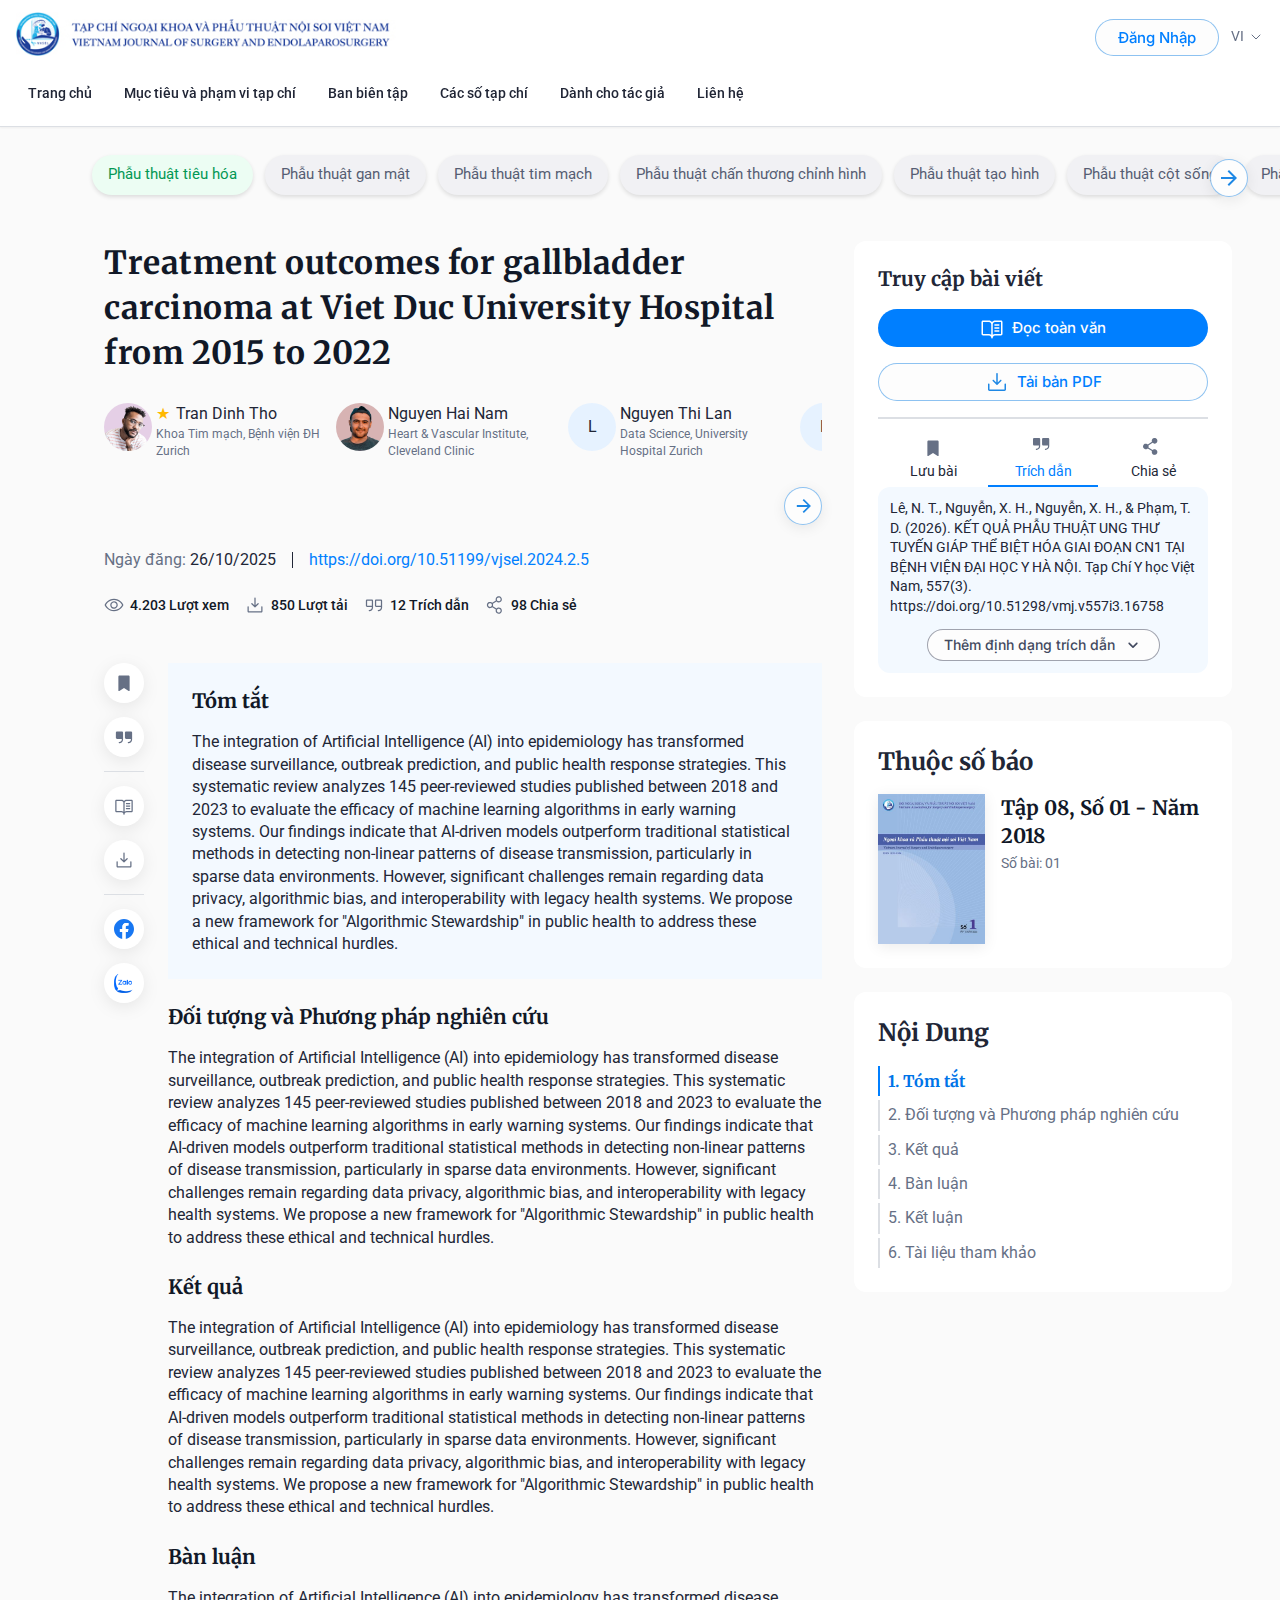
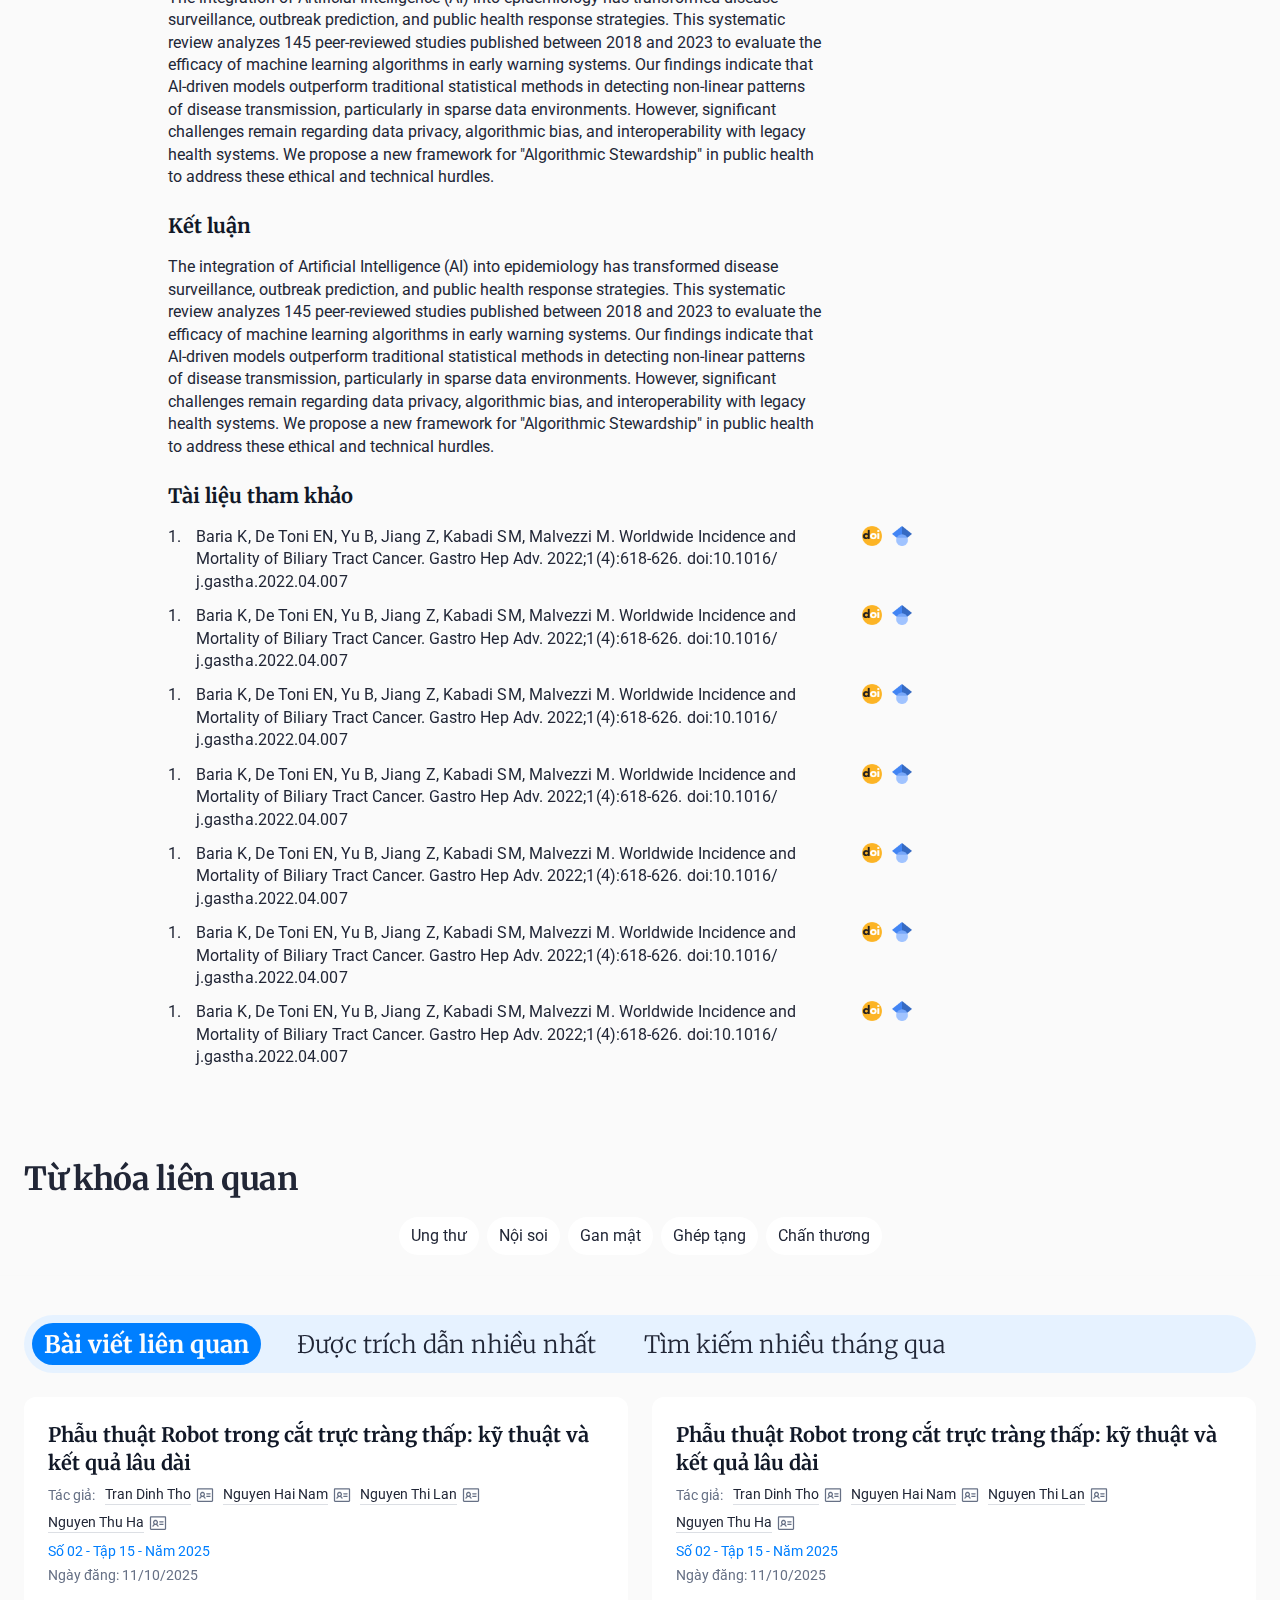
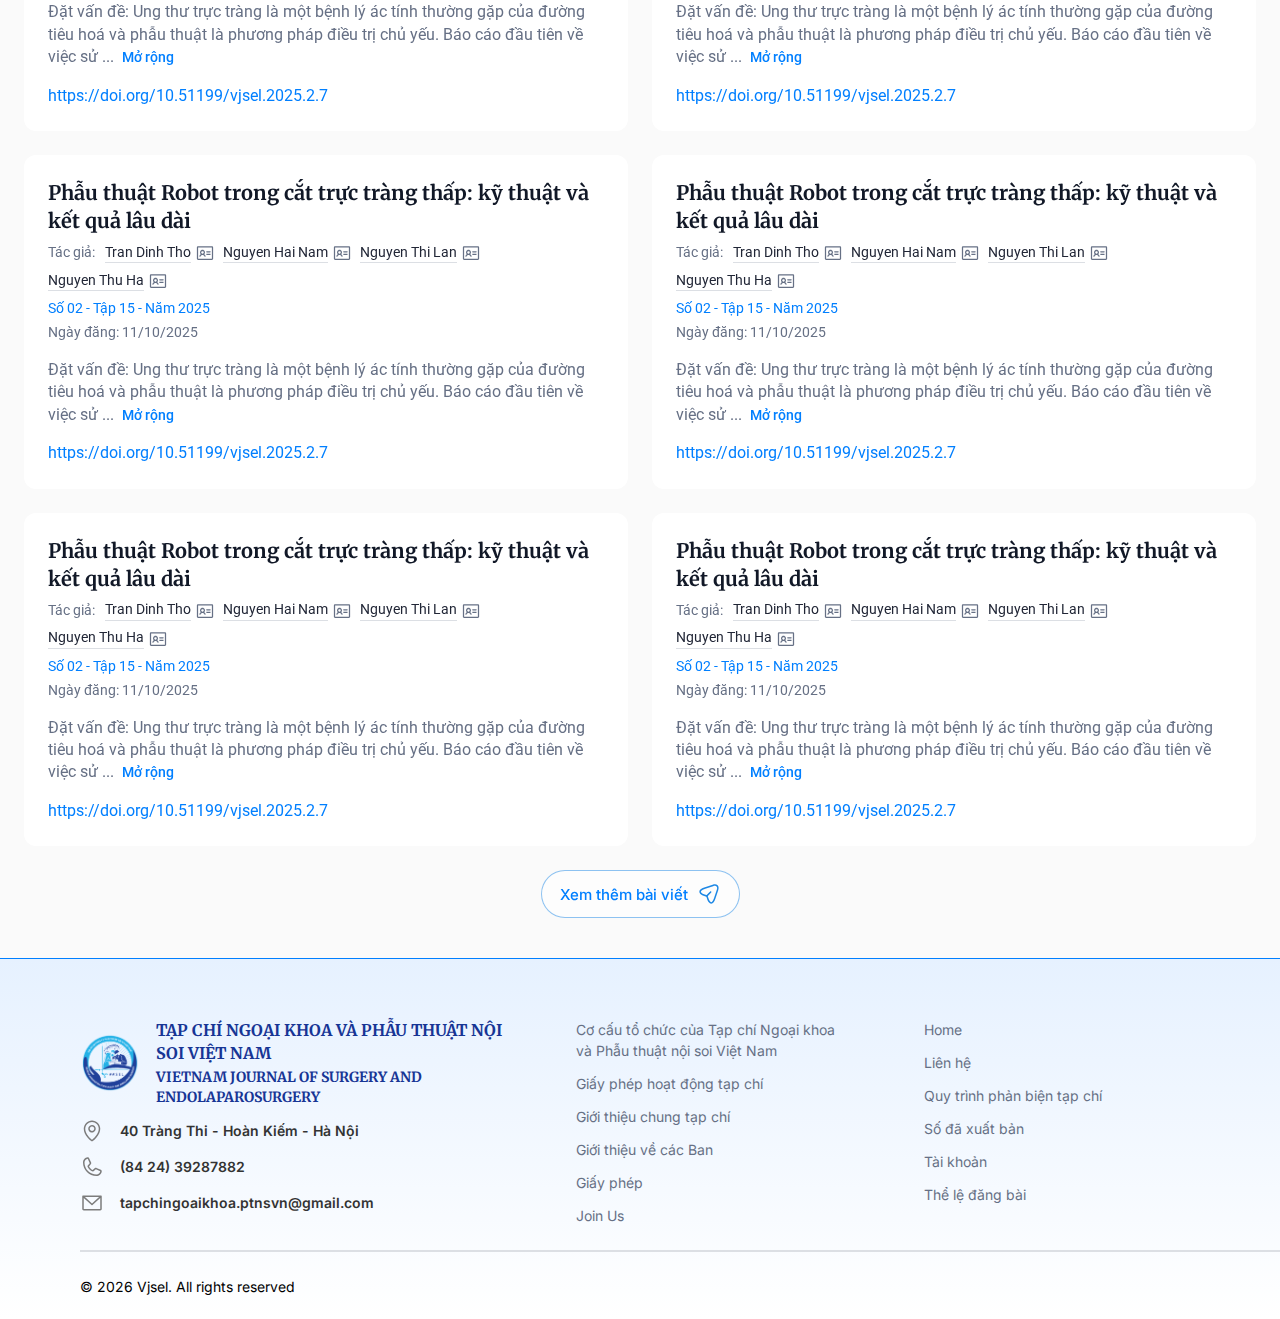
<file: DetailPage/detailpage.html>
<!DOCTYPE html>
<html lang="vi">

<head>
    <meta charset="UTF-8">
    <meta name="viewport" content="width=device-width, initial-scale=1.0">
    <title>Treatment outcomes for gallbladder carcinoma</title>
    <link rel="stylesheet" href="detailpage.css">
    <link rel="preconnect" href="https://fonts.googleapis.com">
    <link rel="preconnect" href="https://fonts.gstatic.com" crossorigin>
    <link
        href="https://fonts.googleapis.com/css2?family=Inter:wght@400;500;600&family=Merriweather:wght@300;400;700&family=Roboto:wght@400;500&display=swap"
        rel="stylesheet">
</head>

<body>
    <!-- Site Header - Thanh điều hướng chính -->
    <header class="site-header" role="banner">
        <!-- Logo -->
        <div class="site-header__logo">
            <img src="asset/img_logo/vasel-header.png" alt="VJSEL - Vietnam Journal of Surgery and Endoscopy"
                class="site-header__logo-img">
        </div>

        <!-- Main Navigation -->
        <nav class="site-header__nav" role="navigation" aria-label="Menu điều hướng chính">
            <ul class="main-nav">
                <li class="main-nav__item">
                    <a href="#" class="main-nav__link">Trang chủ</a>
                </li>
                <li class="main-nav__item">
                    <a href="#" class="main-nav__link">Mục tiêu và phạm vi tạp chí</a>
                </li>
                <li class="main-nav__item">
                    <a href="#" class="main-nav__link">Ban biên tập</a>
                </li>
                <li class="main-nav__item">
                    <a href="#" class="main-nav__link">Các số tạp chí</a>
                </li>
                <li class="main-nav__item">
                    <a href="#" class="main-nav__link">Dành cho tác giả</a>
                </li>
                <li class="main-nav__item">
                    <a href="#" class="main-nav__link">Liên hệ</a>
                </li>
            </ul>
        </nav>

        <!-- User Actions -->
        <div class="site-header__actions">
            <!-- Login Button -->
            <a href="#" class="login-btn">Đăng Nhập</a>

            <!-- Language Selector -->
            <div class="language-selector" role="button" tabindex="0" aria-label="Chọn ngôn ngữ">
                <span class="language-selector__text">VI</span>
                <div class="language-selector__icon">
                    <svg fill="none" viewBox="0 0 16 16">
                        <path d="M4 6L8 10L12 6" stroke="#667085" stroke-linecap="round" stroke-linejoin="round" />
                    </svg>
                </div>
            </div>
        </div>
    </header>

    <!-- Category Navigation Filter -->
    <nav class="category-nav" role="navigation" aria-label="Danh mục phẫu thuật">
        <div class="category-nav__container">
            <!-- Previous Button -->
            <button class="category-nav__button category-nav__button--prev" aria-label="Xem danh mục trước"
                style="display: none;">
                <svg class="category-nav__button-icon" viewBox="0 0 24 24" fill="none">
                    <path d="M12 4L10.59 5.41L16.17 11H4V13H16.17L10.59 18.59L12 20L20 12L12 4Z" fill="#1E88E5"
                        transform="scale(-1, 1) translate(-24, 0)" />
                </svg>
            </button>

            <!-- Next Button -->
            <button class="category-nav__button category-nav__button--next" aria-label="Xem danh mục tiếp theo">
                <svg class="category-nav__button-icon" viewBox="0 0 24 24" fill="none">
                    <path d="M12 4L10.59 5.41L16.17 11H4V13H16.17L10.59 18.59L12 20L20 12L12 4Z" fill="#1E88E5" />
                </svg>
            </button>

            <!-- Scrollable Category List -->
            <div class="category-nav__scroll">
                <ul class="category-nav__list">
                    <li class="category-nav__item">
                        <button class="category-nav__tag" style="background-color: #ECFDF3; color: #039855;"
                            aria-label="Phẫu thuật tiêu hóa">
                            <span class="category-nav__tag-text">Phẫu thuật tiêu hóa</span>
                        </button>
                    </li>
                    <li class="category-nav__item">
                        <button class="category-nav__tag" style="background-color: #f1f1f4; color: #565E73;"
                            aria-label="Phẫu thuật gan mật">
                            <span class="category-nav__tag-text">Phẫu thuật gan mật</span>
                        </button>
                    </li>
                    <li class="category-nav__item">
                        <button class="category-nav__tag" style="background-color: #f1f1f4; color: #565E73;"
                            aria-label="Phẫu thuật tim mạch">
                            <span class="category-nav__tag-text">Phẫu thuật tim mạch</span>
                        </button>
                    </li>
                    <li class="category-nav__item">
                        <button class="category-nav__tag" style="background-color: #f1f1f4; color: #565E73;"
                            aria-label="Phẫu thuật chấn thương chỉnh hình">
                            <span class="category-nav__tag-text">Phẫu thuật chấn thương chỉnh hình</span>
                        </button>
                    </li>
                    <li class="category-nav__item">
                        <button class="category-nav__tag" style="background-color: #f1f1f4; color: #565E73;"
                            aria-label="Phẫu thuật tạo hình">
                            <span class="category-nav__tag-text">Phẫu thuật tạo hình</span>
                        </button>
                    </li>
                    <li class="category-nav__item">
                        <button class="category-nav__tag" style="background-color: #f1f1f4; color: #565E73;"
                            aria-label="Phẫu thuật cột sống">
                            <span class="category-nav__tag-text">Phẫu thuật cột sống</span>
                        </button>
                    </li>
                    <li class="category-nav__item">
                        <button class="category-nav__tag" style="background-color: #f1f1f4; color: #565E73;"
                            aria-label="Phẫu thuật thần kinh">
                            <span class="category-nav__tag-text">Phẫu thuật thần kinh</span>
                        </button>
                    </li>
                    <li class="category-nav__item">
                        <button class="category-nav__tag" style="background-color: #f1f1f4; color: #565E73;"
                            aria-label="Phẫu thuật tiết niệu">
                            <span class="category-nav__tag-text">Phẫu thuật tiết niệu</span>
                        </button>
                    </li>
                    <li class="category-nav__item">
                        <button class="category-nav__tag" style="background-color: #f1f1f4; color: #565E73;"
                            aria-label="Gây mê hồi sức">
                            <span class="category-nav__tag-text">Gây mê hồi sức</span>
                        </button>
                    </li>
                    <li class="category-nav__item">
                        <button class="category-nav__tag" style="background-color: #f1f1f4; color: #565E73;"
                            aria-label="Điều dưỡng ngoại khoa">
                            <span class="category-nav__tag-text">Điều dưỡng ngoại khoa</span>
                        </button>
                    </li>
                    <li class="category-nav__item">
                        <button class="category-nav__tag" style="background-color: #f1f1f4; color: #565E73;"
                            aria-label="Khác">
                            <span class="category-nav__tag-text">Khác</span>
                        </button>
                    </li>
                </ul>
            </div>
        </div>
    </nav>

    <div class="article">
        <div class="article__container">
            <div class="article__content">
                <!-- Left Main Content -->
                <div class="article__left">
                    <!-- Header Section -->
                    <div class="article__header">
                        <h1 class="article__title">Treatment outcomes for gallbladder carcinoma at Viet Duc University
                            Hospital from 2015 to 2022</h1>

                        <!-- Authors List -->
                        <div class="author-list">
                            <div class="author-card">
                                <img src="asset/img_body/img_body1.png" alt="Tran Dinh Tho" class="author-card__avatar">
                                <div class="author-card__info">
                                    <div class="author-card__name">Tran Dinh Tho</div>
                                    <div class="author-card__institution">Khoa Tim mạch, Bệnh viện ĐH Zurich</div>
                                    <div class="author-card__role">Tác giả chính</div>
                                </div>
                            </div>

                            <div class="author-card">
                                <img src="asset/img_body/img_body2.png" alt="Nguyen Hai Nam"
                                    class="author-card__avatar">
                                <div class="author-card__info">
                                    <div class="author-card__name">Nguyen Hai Nam</div>
                                    <div class="author-card__institution">Heart & Vascular Institute, Cleveland Clinic
                                    </div>
                                    <div class="author-card__role">Đồng nghiên cứu</div>
                                </div>
                            </div>

                            <div class="author-card">
                                <div class="author-card__avatar author-card__avatar--initial">L</div>
                                <div class="author-card__info">
                                    <div class="author-card__name">Nguyen Thi Lan</div>
                                    <div class="author-card__institution">Data Science, University Hospital Zurich</div>
                                    <div class="author-card__role">Phụ trách thống kê</div>
                                </div>
                            </div>

                            <div class="author-card">
                                <div class="author-card__avatar author-card__avatar--initial">L</div>
                                <div class="author-card__info">
                                    <div class="author-card__name">Nguyen Thi Lan</div>
                                    <div class="author-card__institution">Data Science, University Hospital Zurich</div>
                                    <div class="author-card__role">Phụ trách thống kê</div>
                                </div>
                            </div>
                        </div>

                        <!-- Scroll Button -->
                        <button class="author-list__scroll-btn" aria-label="Scroll to view more authors">
                            <div class="author-list__scroll-btn-base">
                                <div class="author-list__scroll-icon">
                                    <img src="asset/img_body/img_body8.svg" alt="Scroll" />
                                </div>
                            </div>
                        </button>

                        <!-- Publication Info -->
                        <div class="publication-info">
                            <div class="publication-info__date">
                                <span class="publication-info__label">Ngày đăng:</span>
                                <span class="publication-info__value">26/10/2025</span>
                            </div>
                            <div class="publication-info__separator"></div>
                            <a href="https://doi.org/10.51199/vjsel.2024.2.5"
                                class="publication-info__doi">https://doi.org/10.51199/vjsel.2024.2.5</a>
                        </div>

                        <!-- Statistics -->
                        <div class="stats">
                            <div class="stats__item">
                                <svg class="stats__icon" fill="none" viewBox="0 0 20 20">
                                    <path
                                        d="M19.3211 9.74688C19.2937 9.68516 18.632 8.21719 17.1609 6.74609C15.2008 4.78594 12.725 3.75 10 3.75C7.275 3.75 4.79922 4.78594 2.83906 6.74609C1.36797 8.21719 0.703125 9.6875 0.678906 9.74688C0.64337 9.82681 0.625007 9.91331 0.625007 10.0008C0.625007 10.0883 0.64337 10.1748 0.678906 10.2547C0.70625 10.3164 1.36797 11.7836 2.83906 13.2547C4.79922 15.2141 7.275 16.25 10 16.25C12.725 16.25 15.2008 15.2141 17.1609 13.2547C18.632 11.7836 19.2937 10.3164 19.3211 10.2547C19.3566 10.1748 19.375 10.0883 19.375 10.0008C19.375 9.91331 19.3566 9.82681 19.3211 9.74688ZM10 15C7.59531 15 5.49453 14.1258 3.75547 12.4023C3.04191 11.6927 2.43483 10.8836 1.95312 10C2.4347 9.11636 3.04179 8.30717 3.75547 7.59766C5.49453 5.87422 7.59531 5 10 5C12.4047 5 14.5055 5.87422 16.2445 7.59766C16.9595 8.307 17.5679 9.11619 18.0508 10C17.4875 11.0516 15.0336 15 10 15ZM10 6.25C9.25832 6.25 8.5333 6.46993 7.91661 6.88199C7.29993 7.29404 6.81928 7.87971 6.53545 8.56494C6.25162 9.25016 6.17736 10.0042 6.32205 10.7316C6.46675 11.459 6.8239 12.1272 7.34835 12.6517C7.8728 13.1761 8.54098 13.5333 9.26841 13.6779C9.99584 13.8226 10.7498 13.7484 11.4351 13.4645C12.1203 13.1807 12.706 12.7001 13.118 12.0834C13.5301 11.4667 13.75 10.7417 13.75 10C13.749 9.00576 13.3535 8.05253 12.6505 7.34949C11.9475 6.64645 10.9942 6.25103 10 6.25ZM10 12.5C9.50555 12.5 9.0222 12.3534 8.61107 12.0787C8.19995 11.804 7.87952 11.4135 7.6903 10.9567C7.50108 10.4999 7.45157 9.99723 7.54804 9.51227C7.6445 9.02732 7.8826 8.58186 8.23223 8.23223C8.58186 7.8826 9.02732 7.6445 9.51227 7.54804C9.99723 7.45157 10.4999 7.50108 10.9567 7.6903C11.4135 7.87952 11.804 8.19995 12.0787 8.61107C12.3534 9.0222 12.5 9.50555 12.5 10C12.5 10.663 12.2366 11.2989 11.7678 11.7678C11.2989 12.2366 10.663 12.5 10 12.5Z"
                                        fill="#667085" />
                                </svg>
                                <span class="stats__text">4.203 Lượt xem</span>
                            </div>
                            <div class="stats__item">
                                <svg class="stats__icon" fill="none" viewBox="0 0 20 20">
                                    <path
                                        d="M17.5 11.875V16.25C17.5 16.5815 17.3683 16.8995 17.1339 17.1339C16.8995 17.3683 16.5815 17.5 16.25 17.5H3.75C3.41848 17.5 3.10054 17.3683 2.86612 17.1339C2.6317 16.8995 2.5 16.5815 2.5 16.25V11.875C2.5 11.7092 2.56585 11.5503 2.68306 11.4331C2.80027 11.3158 2.95924 11.25 3.125 11.25C3.29076 11.25 3.44973 11.3158 3.56694 11.4331C3.68415 11.5503 3.75 11.7092 3.75 11.875V16.25H16.25V11.875C16.25 11.7092 16.3158 11.5503 16.4331 11.4331C16.5503 11.3158 16.7092 11.25 16.875 11.25C17.0408 11.25 17.1997 11.3158 17.3169 11.4331C17.4342 11.5503 17.5 11.7092 17.5 11.875ZM9.55781 12.3172C9.61586 12.3753 9.68479 12.4214 9.76066 12.4529C9.83654 12.4843 9.91787 12.5005 10 12.5005C10.0821 12.5005 10.1635 12.4843 10.2393 12.4529C10.3152 12.4214 10.3841 12.3753 10.4422 12.3172L13.5672 9.19219C13.6253 9.13412 13.6713 9.06518 13.7027 8.98931C13.7342 8.91344 13.7503 8.83212 13.7503 8.75C13.7503 8.66788 13.7342 8.58656 13.7027 8.51069C13.6713 8.43482 13.6253 8.36588 13.5672 8.30781C13.5091 8.24974 13.4402 8.20368 13.3643 8.17225C13.2884 8.14083 13.2071 8.12465 13.125 8.12465C13.0429 8.12465 12.9616 8.14083 12.8857 8.17225C12.8098 8.20368 12.7409 8.24974 12.6828 8.30781L10.625 10.3664V3.125C10.625 2.95924 10.5592 2.80027 10.4419 2.68306C10.3247 2.56585 10.1658 2.5 10 2.5C9.83424 2.5 9.67527 2.56585 9.55806 2.68306C9.44085 2.80027 9.375 2.95924 9.375 3.125V10.3664L7.31719 8.30781C7.19991 8.19054 7.04085 8.12465 6.875 8.12465C6.70915 8.12465 6.55009 8.19054 6.43281 8.30781C6.31554 8.42509 6.24965 8.58415 6.24965 8.75C6.24965 8.91585 6.31554 9.07491 6.43281 9.19219L9.55781 12.3172Z"
                                        fill="#667085" />
                                </svg>
                                <span class="stats__text">850 Lượt tải</span>
                            </div>
                            <div class="stats__item">
                                <svg class="stats__icon" fill="none" viewBox="0 0 20 20">
                                    <path
                                        d="M7.8125 4.375H3.125C2.79348 4.375 2.47554 4.5067 2.24112 4.74112C2.0067 4.97554 1.875 5.29348 1.875 5.625V10.625C1.875 10.9565 2.0067 11.2745 2.24112 11.5089C2.47554 11.7433 2.79348 11.875 3.125 11.875H7.8125V12.5C7.8125 13.163 7.54911 13.7989 7.08027 14.2678C6.61143 14.7366 5.97554 15 5.3125 15C5.14674 15 4.98777 15.0658 4.87056 15.1831C4.75335 15.3003 4.6875 15.4592 4.6875 15.625C4.6875 15.7908 4.75335 15.9497 4.87056 16.0669C4.98777 16.1842 5.14674 16.25 5.3125 16.25C6.30674 16.249 7.25997 15.8535 7.96301 15.1505C8.66605 14.4475 9.06147 13.4942 9.0625 12.5V5.625C9.0625 5.29348 8.9308 4.97554 8.69638 4.74112C8.46196 4.5067 8.14402 4.375 7.8125 4.375ZM7.8125 10.625H3.125V5.625H7.8125V10.625ZM16.875 4.375H12.1875C11.856 4.375 11.538 4.5067 11.3036 4.74112C11.0692 4.97554 10.9375 5.29348 10.9375 5.625V10.625C10.9375 10.9565 11.0692 11.2745 11.3036 11.5089C11.538 11.7433 11.856 11.875 12.1875 11.875H16.875V12.5C16.875 13.163 16.6116 13.7989 16.1428 14.2678C15.6739 14.7366 15.038 15 14.375 15C14.2092 15 14.0503 15.0658 13.9331 15.1831C13.8158 15.3003 13.75 15.4592 13.75 15.625C13.75 15.7908 13.8158 15.9497 13.9331 16.0669C14.0503 16.1842 14.2092 16.25 14.375 16.25C15.3692 16.249 16.3225 15.8535 17.0255 15.1505C17.7285 14.4475 18.124 13.4942 18.125 12.5V5.625C18.125 5.29348 17.9933 4.97554 17.7589 4.74112C17.5245 4.5067 17.2065 4.375 16.875 4.375ZM16.875 10.625H12.1875V5.625H16.875V10.625Z"
                                        fill="#667085" />
                                </svg>
                                <span class="stats__text">12 Trích dẫn</span>
                            </div>
                            <div class="stats__item">
                                <svg class="stats__icon" fill="none" viewBox="0 0 20 20">
                                    <path
                                        d="M13.7497 12.5001C13.3328 12.4999 12.9201 12.5835 12.536 12.7457C12.1519 12.9079 11.8043 13.1456 11.5138 13.4446L7.9122 11.1297C8.1955 10.4033 8.1955 9.59686 7.9122 8.87037L11.5138 6.55553C12.0547 7.10969 12.7822 7.44323 13.5551 7.49149C14.3281 7.53975 15.0914 7.29929 15.6971 6.81674C16.3028 6.33418 16.7078 5.64391 16.8335 4.87974C16.9592 4.11557 16.7966 3.33196 16.3774 2.68082C15.9581 2.02968 15.312 1.55741 14.5644 1.35557C13.8167 1.15373 13.0207 1.23669 12.3307 1.58839C11.6408 1.94008 11.106 2.53544 10.83 3.25904C10.5541 3.98264 10.5566 4.78293 10.8372 5.50475L7.23564 7.81959C6.80194 7.37434 6.24531 7.06853 5.63692 6.94127C5.02852 6.814 4.39599 6.87106 3.82019 7.10514C3.24438 7.33922 2.75147 7.7397 2.40445 8.25537C2.05743 8.77105 1.87207 9.37849 1.87207 10.0001C1.87207 10.6216 2.05743 11.2291 2.40445 11.7447C2.75147 12.2604 3.24438 12.6609 3.82019 12.895C4.39599 13.1291 5.02852 13.1861 5.63692 13.0589C6.24531 12.9316 6.80194 12.6258 7.23564 12.1805L10.8372 14.4954C10.5959 15.1177 10.5602 15.8008 10.7353 16.4449C10.9104 17.0889 11.2871 17.66 11.8102 18.0745C12.3334 18.4889 12.9755 18.725 13.6425 18.7482C14.3095 18.7713 14.9664 18.5803 15.517 18.2031C16.0676 17.8259 16.483 17.2823 16.7023 16.6519C16.9216 16.0216 16.9334 15.3376 16.7358 14.7C16.5383 14.0625 16.1418 13.505 15.6044 13.1091C15.0671 12.7133 14.4171 12.4998 13.7497 12.5001ZM13.7497 2.50006C14.1205 2.50006 14.4831 2.61003 14.7914 2.81606C15.0997 3.02208 15.3401 3.31492 15.482 3.65753C15.6239 4.00014 15.661 4.37714 15.5887 4.74085C15.5163 5.10457 15.3377 5.43866 15.0755 5.70089C14.8133 5.96311 14.4792 6.14169 14.1155 6.21403C13.7518 6.28638 13.3748 6.24925 13.0322 6.10734C12.6896 5.96542 12.3967 5.7251 12.1907 5.41676C11.9847 5.10841 11.8747 4.7459 11.8747 4.37506C11.8747 3.87778 12.0722 3.40087 12.4239 3.04924C12.7755 2.69761 13.2524 2.50006 13.7497 2.50006ZM4.9997 11.8751C4.62886 11.8751 4.26635 11.7651 3.95801 11.5591C3.64966 11.353 3.40934 11.0602 3.26743 10.7176C3.12551 10.375 3.08838 9.99798 3.16073 9.63427C3.23307 9.27055 3.41165 8.93646 3.67387 8.67424C3.9361 8.41201 4.27019 8.23344 4.63391 8.16109C4.99762 8.08874 5.37462 8.12587 5.71723 8.26779C6.05984 8.4097 6.35268 8.65002 6.5587 8.95837C6.76473 9.26671 6.8747 9.62922 6.8747 10.0001C6.8747 10.4973 6.67716 10.9743 6.32552 11.3259C5.97389 11.6775 5.49698 11.8751 4.9997 11.8751ZM13.7497 17.5001C13.3789 17.5001 13.0163 17.3901 12.708 17.1841C12.3997 16.978 12.1593 16.6852 12.0174 16.3426C11.8755 16 11.8384 15.623 11.9107 15.2593C11.9831 14.8955 12.1617 14.5615 12.4239 14.2992C12.6861 14.037 13.0202 13.8584 13.3839 13.7861C13.7476 13.7137 14.1246 13.7509 14.4672 13.8928C14.8098 14.0347 15.1027 14.275 15.3087 14.5834C15.5147 14.8917 15.6247 15.2542 15.6247 15.6251C15.6247 16.1223 15.4272 16.5993 15.0755 16.9509C14.7239 17.3025 14.247 17.5001 13.7497 17.5001Z"
                                        fill="#667085" />
                                </svg>
                                <span class="stats__text">98 Chia sẻ</span>
                            </div>
                        </div>
                    </div>

                    <!-- Main Content with Floating Actions -->
                    <div class="article__body">
                        <!-- Floating Action Sidebar -->
                        <div class="action-sidebar">
                            <button class="action-sidebar__btn">
                                <svg class="action-sidebar__icon" fill="none" viewBox="0 0 20 20">
                                    <path
                                        d="M14.375 2.5H5.625C5.29348 2.5 4.97554 2.6317 4.74112 2.86612C4.5067 3.10054 4.375 3.41848 4.375 3.75V17.5C4.37506 17.6115 4.40496 17.721 4.46161 17.8171C4.51826 17.9132 4.59959 17.9924 4.69716 18.0464C4.79473 18.1005 4.90498 18.1274 5.01648 18.1245C5.12798 18.1215 5.23666 18.0888 5.33125 18.0297L10 15.1117L14.6695 18.0297C14.7641 18.0886 14.8727 18.1212 14.9841 18.124C15.0955 18.1268 15.2056 18.0998 15.303 18.0458C15.4005 17.9918 15.4817 17.9127 15.5383 17.8167C15.5949 17.7208 15.6249 17.6114 15.625 17.5V3.75C15.625 3.41848 15.4933 3.10054 15.2589 2.86612C15.0245 2.6317 14.7065 2.5 14.375 2.5Z"
                                        fill="#667085" />
                                </svg>
                            </button>
                            <button class="action-sidebar__btn">
                                <svg class="action-sidebar__icon" fill="none" viewBox="0 0 20 20">
                                    <path
                                        d="M9.0625 5.625V12.5C9.06147 13.4942 8.66605 14.4475 7.96301 15.1505C7.25997 15.8535 6.30674 16.249 5.3125 16.25C5.14674 16.25 4.98777 16.1842 4.87056 16.0669C4.75335 15.9497 4.6875 15.7908 4.6875 15.625C4.6875 15.4592 4.75335 15.3003 4.87056 15.1831C4.98777 15.0658 5.14674 15 5.3125 15C5.97554 15 6.61143 14.7366 7.08027 14.2678C7.54911 13.7989 7.8125 13.163 7.8125 12.5V11.875H3.125C2.79348 11.875 2.47554 11.7433 2.24112 11.5089C2.0067 11.2745 1.875 10.9565 1.875 10.625V5.625C1.875 5.29348 2.0067 4.97554 2.24112 4.74112C2.47554 4.5067 2.79348 4.375 3.125 4.375H7.8125C8.14402 4.375 8.46196 4.5067 8.69638 4.74112C8.9308 4.97554 9.0625 5.29348 9.0625 5.625ZM16.875 4.375H12.1875C11.856 4.375 11.538 4.5067 11.3036 4.74112C11.0692 4.97554 10.9375 5.29348 10.9375 5.625V10.625C10.9375 10.9565 11.0692 11.2745 11.3036 11.5089C11.538 11.7433 11.856 11.875 12.1875 11.875H16.875V12.5C16.875 13.163 16.6116 13.7989 16.1428 14.2678C15.6739 14.7366 15.038 15 14.375 15C14.2092 15 14.0503 15.0658 13.9331 15.1831C13.8158 15.3003 13.75 15.4592 13.75 15.625C13.75 15.7908 13.8158 15.9497 13.9331 16.0669C14.0503 16.1842 14.2092 16.25 14.375 16.25C15.3692 16.249 16.3225 15.8535 17.0255 15.1505C17.7285 14.4475 18.124 13.4942 18.125 12.5V5.625C18.125 5.29348 17.9933 4.97554 17.7589 4.74112C17.5245 4.5067 17.2065 4.375 16.875 4.375Z"
                                        fill="#667085" />
                                </svg>
                            </button>
                            <div class="action-sidebar__divider"></div>
                            <button class="action-sidebar__btn">
                                <svg class="action-sidebar__icon" fill="none" viewBox="0 0 20 20">
                                    <path
                                        d="M17.5 3.75H12.5C12.0149 3.75 11.5364 3.86295 11.1025 4.07991C10.6685 4.29688 10.2911 4.61189 10 5C9.70892 4.61189 9.33147 4.29688 8.89754 4.07991C8.46362 3.86295 7.98514 3.75 7.5 3.75H2.5C2.16848 3.75 1.85054 3.8817 1.61612 4.11612C1.3817 4.35054 1.25 4.66848 1.25 5V15C1.25 15.3315 1.3817 15.6495 1.61612 15.8839C1.85054 16.1183 2.16848 16.25 2.5 16.25H7.5C7.99728 16.25 8.47419 16.4475 8.82583 16.7992C9.17746 17.1508 9.375 17.6277 9.375 18.125C9.375 18.2908 9.44085 18.4497 9.55806 18.5669C9.67527 18.6842 9.83424 18.75 10 18.75C10.1658 18.75 10.3247 18.6842 10.4419 18.5669C10.5592 18.4497 10.625 18.2908 10.625 18.125C10.625 17.6277 10.8225 17.1508 11.1742 16.7992C11.5258 16.4475 12.0027 16.25 12.5 16.25H17.5C17.8315 16.25 18.1495 16.1183 18.3839 15.8839C18.6183 15.6495 18.75 15.3315 18.75 15V5C18.75 4.66848 18.6183 4.35054 18.3839 4.11612C18.1495 3.8817 17.8315 3.75 17.5 3.75ZM7.5 15H2.5V5H7.5C7.99728 5 8.47419 5.19754 8.82583 5.54917C9.17746 5.90081 9.375 6.37772 9.375 6.875V15.625C8.83458 15.2183 8.17633 14.9989 7.5 15ZM17.5 15H12.5C11.8237 14.9989 11.1654 15.2183 10.625 15.625V6.875C10.625 6.37772 10.8225 5.90081 11.1742 5.54917C11.5258 5.19754 12.0027 5 12.5 5H17.5V15ZM12.5 6.875H15.625C15.7908 6.875 15.9497 6.94085 16.0669 7.05806C16.1842 7.17527 16.25 7.33424 16.25 7.5C16.25 7.66576 16.1842 7.82473 16.0669 7.94194C15.9497 8.05915 15.7908 8.125 15.625 8.125H12.5C12.3342 8.125 12.1753 8.05915 12.0581 7.94194C11.9408 7.82473 11.875 7.66576 11.875 7.5C11.875 7.33424 11.9408 7.17527 12.0581 7.05806C12.1753 6.94085 12.3342 6.875 12.5 6.875ZM16.25 10C16.25 10.1658 16.1842 10.3247 16.0669 10.4419C15.9497 10.5592 15.7908 10.625 15.625 10.625H12.5C12.3342 10.625 12.1753 10.5592 12.0581 10.4419C11.9408 10.3247 11.875 10.1658 11.875 10C11.875 9.83424 11.9408 9.67527 12.0581 9.55806C12.1753 9.44085 12.3342 9.375 12.5 9.375H15.625C15.7908 9.375 15.9497 9.44085 16.0669 9.55806C16.1842 9.67527 16.25 9.83424 16.25 10ZM16.25 12.5C16.25 12.6658 16.1842 12.8247 16.0669 12.9419C15.9497 13.0592 15.7908 13.125 15.625 13.125H12.5C12.3342 13.125 12.1753 13.0592 12.0581 12.9419C11.9408 12.8247 11.875 12.6658 11.875 12.5C11.875 12.3342 11.9408 12.1753 12.0581 12.0581C12.1753 11.9408 12.3342 11.875 12.5 11.875H15.625C15.7908 11.875 15.9497 11.9408 16.0669 12.0581C16.1842 12.1753 16.25 12.3342 16.25 12.5Z"
                                        fill="#667085" />
                                </svg>
                            </button>
                            <button class="action-sidebar__btn">
                                <svg class="action-sidebar__icon" fill="none" viewBox="0 0 20 20">
                                    <path
                                        d="M17.5 11.875V16.25C17.5 16.5815 17.3683 16.8995 17.1339 17.1339C16.8995 17.3683 16.5815 17.5 16.25 17.5H3.75C3.41848 17.5 3.10054 17.3683 2.86612 17.1339C2.6317 16.8995 2.5 16.5815 2.5 16.25V11.875C2.5 11.7092 2.56585 11.5503 2.68306 11.4331C2.80027 11.3158 2.95924 11.25 3.125 11.25C3.29076 11.25 3.44973 11.3158 3.56694 11.4331C3.68415 11.5503 3.75 11.7092 3.75 11.875V16.25H16.25V11.875C16.25 11.7092 16.3158 11.5503 16.4331 11.4331C16.5503 11.3158 16.7092 11.25 16.875 11.25C17.0408 11.25 17.1997 11.3158 17.3169 11.4331C17.4342 11.5503 17.5 11.7092 17.5 11.875ZM9.55781 12.3172C9.61586 12.3753 9.68479 12.4214 9.76066 12.4529C9.83654 12.4843 9.91787 12.5005 10 12.5005C10.0821 12.5005 10.1635 12.4843 10.2393 12.4529C10.3152 12.4214 10.3841 12.3753 10.4422 12.3172L13.5672 9.19219C13.6253 9.13412 13.6713 9.06518 13.7027 8.98931C13.7342 8.91344 13.7503 8.83212 13.7503 8.75C13.7503 8.66788 13.7342 8.58656 13.7027 8.51069C13.6713 8.43482 13.6253 8.36588 13.5672 8.30781C13.5091 8.24974 13.4402 8.20368 13.3643 8.17225C13.2884 8.14083 13.2071 8.12465 13.125 8.12465C13.0429 8.12465 12.9616 8.14083 12.8857 8.17225C12.8098 8.20368 12.7409 8.24974 12.6828 8.30781L10.625 10.3664V3.125C10.625 2.95924 10.5592 2.80027 10.4419 2.68306C10.3247 2.56585 10.1658 2.5 10 2.5C9.83424 2.5 9.67527 2.56585 9.55806 2.68306C9.44085 2.80027 9.375 2.95924 9.375 3.125V10.3664L7.31719 8.30781C7.19991 8.19054 7.04085 8.12465 6.875 8.12465C6.70915 8.12465 6.55009 8.19054 6.43281 8.30781C6.31554 8.42509 6.24965 8.58415 6.24965 8.75C6.24965 8.91585 6.31554 9.07491 6.43281 9.19219L9.55781 12.3172Z"
                                        fill="#667085" />
                                </svg>
                            </button>
                            <div class="action-sidebar__divider"></div>
                            <button class="action-sidebar__btn">
                                <svg class="action-sidebar__icon" fill="none" viewBox="0 0 20 20">
                                    <g>
                                        <path
                                            d="M20 10C20 14.9914 16.343 19.1285 11.5625 19.8785V12.8906H13.8926L14.3359 10H11.5625V8.12422C11.5625 7.3332 11.95 6.5625 13.1922 6.5625H14.4531V4.10156C14.4531 4.10156 13.3086 3.90625 12.2145 3.90625C9.93047 3.90625 8.4375 5.29063 8.4375 7.79688V10H5.89844V12.8906H8.4375V19.8785C3.65703 19.1285 0 14.9914 0 10C0 4.47734 4.47734 0 10 0C15.5227 0 20 4.47734 20 10Z"
                                            fill="#1877F2" />
                                        <path
                                            d="M13.8926 12.8906L14.3359 10H11.5625V8.12418C11.5625 7.33336 11.9499 6.5625 13.1921 6.5625H14.4531V4.10156C14.4531 4.10156 13.3088 3.90625 12.2146 3.90625C9.93043 3.90625 8.4375 5.29063 8.4375 7.79688V10H5.89844V12.8906H8.4375V19.8785C8.94664 19.9584 9.46844 20 10 20C10.5316 20 11.0534 19.9584 11.5625 19.8785V12.8906H13.8926Z"
                                            fill="white" />
                                    </g>
                                </svg>
                            </button>
                            <button class="action-sidebar__btn">
                                <img src="asset/img_body/img_body3.png" alt="" class="action-sidebar__icon">
                            </button>
                        </div>

                        <!-- Main Content Sections -->
                        <div class="content-main">
                            <section class="content-section content-section--highlight" id="tom-tat">
                                <h2 class="content-section__title">Tóm tắt</h2>
                                <p class="content-section__text">The integration of Artificial Intelligence (AI) into
                                    epidemiology has transformed disease surveillance, outbreak prediction, and public
                                    health response strategies. This systematic review analyzes 145 peer-reviewed
                                    studies published between 2018 and 2023 to evaluate the efficacy of machine learning
                                    algorithms in early warning systems. Our findings indicate that AI-driven models
                                    outperform traditional statistical methods in detecting non-linear patterns of
                                    disease transmission, particularly in sparse data environments. However, significant
                                    challenges remain regarding data privacy, algorithmic bias, and interoperability
                                    with legacy health systems. We propose a new framework for "Algorithmic Stewardship"
                                    in public health to address these ethical and technical hurdles.</p>
                            </section>

                            <section class="content-section" id="doi-tuong-phuong-phap">
                                <h2 class="content-section__title">Đối tượng và Phương pháp nghiên cứu</h2>
                                <p class="content-section__text">The integration of Artificial Intelligence (AI) into
                                    epidemiology has transformed disease surveillance, outbreak
                                    prediction, and public health response strategies. This systematic review analyzes
                                    145 peer-reviewed studies published
                                    between 2018 and 2023 to evaluate the efficacy of machine learning algorithms in
                                    early warning systems. Our findings
                                    indicate that AI-driven models outperform traditional statistical methods in
                                    detecting non-linear patterns of disease
                                    transmission, particularly in sparse data environments. However, significant
                                    challenges remain regarding data privacy,
                                    algorithmic bias, and interoperability with legacy health systems. We propose a new
                                    framework for "Algorithmic
                                    Stewardship" in public health to address these ethical and technical hurdles.</p>
                            </section>

                            <section class="content-section" id="ket-qua">
                                <h2 class="content-section__title">Kết quả</h2>
                                <p class="content-section__text">The integration of Artificial Intelligence (AI) into
                                    epidemiology has transformed disease surveillance, outbreak
                                    prediction, and public health response strategies. This systematic review analyzes
                                    145 peer-reviewed studies published
                                    between 2018 and 2023 to evaluate the efficacy of machine learning algorithms in
                                    early warning systems. Our findings
                                    indicate that AI-driven models outperform traditional statistical methods in
                                    detecting non-linear patterns of disease
                                    transmission, particularly in sparse data environments. However, significant
                                    challenges remain regarding data privacy,
                                    algorithmic bias, and interoperability with legacy health systems. We propose a new
                                    framework for "Algorithmic
                                    Stewardship" in public health to address these ethical and technical hurdles.</p>
                            </section>

                            <section class="content-section" id="ban-luan">
                                <h2 class="content-section__title">Bàn luận</h2>
                                <p class="content-section__text">The integration of Artificial Intelligence (AI) into
                                    epidemiology has transformed disease surveillance, outbreak
                                    prediction, and public health response strategies. This systematic review analyzes
                                    145 peer-reviewed studies published
                                    between 2018 and 2023 to evaluate the efficacy of machine learning algorithms in
                                    early warning systems. Our findings
                                    indicate that AI-driven models outperform traditional statistical methods in
                                    detecting non-linear patterns of disease
                                    transmission, particularly in sparse data environments. However, significant
                                    challenges remain regarding data privacy,
                                    algorithmic bias, and interoperability with legacy health systems. We propose a new
                                    framework for "Algorithmic
                                    Stewardship" in public health to address these ethical and technical hurdles.</p>
                            </section>

                            <section class="content-section" id="ket-luan">
                                <h2 class="content-section__title">Kết luận</h2>
                                <p class="content-section__text">The integration of Artificial Intelligence (AI) into
                                    epidemiology has transformed disease surveillance, outbreak
                                    prediction, and public health response strategies. This systematic review analyzes
                                    145 peer-reviewed studies published
                                    between 2018 and 2023 to evaluate the efficacy of machine learning algorithms in
                                    early warning systems. Our findings
                                    indicate that AI-driven models outperform traditional statistical methods in
                                    detecting non-linear patterns of disease
                                    transmission, particularly in sparse data environments. However, significant
                                    challenges remain regarding data privacy,
                                    algorithmic bias, and interoperability with legacy health systems. We propose a new
                                    framework for "Algorithmic
                                    Stewardship" in public health to address these ethical and technical hurdles.</p>
                            </section>

                            <section class="content-section" id="tai-lieu-tham-khao">
                                <h2 class="content-section__title">Tài liệu tham khảo</h2>
                                <div class="reference-list">
                                    <div class="reference-item">
                                        <span class="reference-item__number">1.</span>
                                        <p class="reference-item__text">Baria K, De Toni EN, Yu B, Jiang Z, Kabadi SM,
                                            Malvezzi M. Worldwide Incidence and Mortality of Biliary Tract Cancer.
                                            Gastro Hep Adv. 2022;1(4):618-626. doi:10.1016/<br>j.gastha.2022.04.007</p>
                                        <div class="reference-item__links">
                                            <img src="asset/img_body/img_body5.png" alt=""
                                                class="reference-item__link-icon">
                                            <img src="asset/img_body/img_body6.png" alt=""
                                                class="reference-item__link-icon">
                                        </div>
                                    </div>
                                    <div class="reference-item">
                                        <span class="reference-item__number">1.</span>
                                        <p class="reference-item__text">Baria K, De Toni EN, Yu B, Jiang Z, Kabadi SM,
                                            Malvezzi M. Worldwide Incidence and Mortality of Biliary Tract Cancer.
                                            Gastro Hep Adv. 2022;1(4):618-626. doi:10.1016/<br>j.gastha.2022.04.007</p>
                                        <div class="reference-item__links">
                                            <img src="asset/img_body/img_body5.png" alt=""
                                                class="reference-item__link-icon">
                                            <img src="asset/img_body/img_body6.png" alt=""
                                                class="reference-item__link-icon">
                                        </div>
                                    </div>
                                    <div class="reference-item">
                                        <span class="reference-item__number">1.</span>
                                        <p class="reference-item__text">Baria K, De Toni EN, Yu B, Jiang Z, Kabadi SM,
                                            Malvezzi M. Worldwide Incidence and Mortality of Biliary Tract Cancer.
                                            Gastro Hep Adv. 2022;1(4):618-626. doi:10.1016/<br>j.gastha.2022.04.007</p>
                                        <div class="reference-item__links">
                                            <img src="asset/img_body/img_body5.png" alt=""
                                                class="reference-item__link-icon">
                                            <img src="asset/img_body/img_body6.png" alt=""
                                                class="reference-item__link-icon">
                                        </div>
                                    </div>
                                    <div class="reference-item">
                                        <span class="reference-item__number">1.</span>
                                        <p class="reference-item__text">Baria K, De Toni EN, Yu B, Jiang Z, Kabadi SM,
                                            Malvezzi M. Worldwide Incidence and Mortality of Biliary Tract Cancer.
                                            Gastro Hep Adv. 2022;1(4):618-626. doi:10.1016/<br>j.gastha.2022.04.007</p>
                                        <div class="reference-item__links">
                                            <img src="asset/img_body/img_body5.png" alt=""
                                                class="reference-item__link-icon">
                                            <img src="asset/img_body/img_body6.png" alt=""
                                                class="reference-item__link-icon">
                                        </div>
                                    </div>
                                    <div class="reference-item">
                                        <span class="reference-item__number">1.</span>
                                        <p class="reference-item__text">Baria K, De Toni EN, Yu B, Jiang Z, Kabadi SM,
                                            Malvezzi M. Worldwide Incidence and Mortality of Biliary Tract Cancer.
                                            Gastro Hep Adv. 2022;1(4):618-626. doi:10.1016/<br>j.gastha.2022.04.007</p>
                                        <div class="reference-item__links">
                                            <img src="asset/img_body/img_body5.png" alt=""
                                                class="reference-item__link-icon">
                                            <img src="asset/img_body/img_body6.png" alt=""
                                                class="reference-item__link-icon">
                                        </div>
                                    </div>
                                    <div class="reference-item">
                                        <span class="reference-item__number">1.</span>
                                        <p class="reference-item__text">Baria K, De Toni EN, Yu B, Jiang Z, Kabadi SM,
                                            Malvezzi M. Worldwide Incidence and Mortality of Biliary Tract Cancer.
                                            Gastro Hep Adv. 2022;1(4):618-626. doi:10.1016/<br>j.gastha.2022.04.007</p>
                                        <div class="reference-item__links">
                                            <img src="asset/img_body/img_body5.png" alt=""
                                                class="reference-item__link-icon">
                                            <img src="asset/img_body/img_body6.png" alt=""
                                                class="reference-item__link-icon">
                                        </div>
                                    </div>
                                    <div class="reference-item">
                                        <span class="reference-item__number">1.</span>
                                        <p class="reference-item__text">Baria K, De Toni EN, Yu B, Jiang Z, Kabadi SM,
                                            Malvezzi M. Worldwide Incidence and Mortality of Biliary Tract Cancer.
                                            Gastro Hep Adv. 2022;1(4):618-626. doi:10.1016/<br>j.gastha.2022.04.007</p>
                                        <div class="reference-item__links">
                                            <img src="asset/img_body/img_body5.png" alt=""
                                                class="reference-item__link-icon">
                                            <img src="asset/img_body/img_body6.png" alt=""
                                                class="reference-item__link-icon">
                                        </div>
                                    </div>
                                </div>
                            </section>
                        </div>
                    </div>
                </div>

                <!-- Right Sidebar -->
                <aside class="article__sidebar">
                    <!-- Access Card -->
                    <div class="access-card">
                        <h3 class="access-card__title">Truy cập bài viết</h3>
                        <button class="btn btn--primary">
                            <svg class="btn__icon" fill="none" viewBox="0 0 24 24">
                                <path
                                    d="M21 4.5H15C14.4178 4.5 13.8437 4.63554 13.3229 4.8959C12.8022 5.15625 12.3493 5.53426 12 6C11.6507 5.53426 11.1978 5.15625 10.6771 4.8959C10.1563 4.63554 9.58217 4.5 9 4.5H3C2.60218 4.5 2.22064 4.65804 1.93934 4.93934C1.65804 5.22064 1.5 5.60218 1.5 6V18C1.5 18.3978 1.65804 18.7794 1.93934 19.0607C2.22064 19.342 2.60218 19.5 3 19.5H9C9.59674 19.5 10.169 19.7371 10.591 20.159C11.0129 20.581 11.25 21.1533 11.25 21.75C11.25 21.9489 11.329 22.1397 11.4697 22.2803C11.6103 22.421 11.8011 22.5 12 22.5C12.1989 22.5 12.3897 22.421 12.5303 22.2803C12.671 22.1397 12.75 21.9489 12.75 21.75C12.75 21.1533 12.9871 20.581 13.409 20.159C13.831 19.7371 14.4033 19.5 15 19.5H21C21.3978 19.5 21.7794 19.342 22.0607 19.0607C22.342 18.7794 22.5 18.3978 22.5 18V6C22.5 5.60218 22.342 5.22064 22.0607 4.93934C21.7794 4.65804 21.3978 4.5 21 4.5ZM9 18H3V6H9C9.59674 6 10.169 6.23705 10.591 6.65901C11.0129 7.08097 11.25 7.65326 11.25 8.25V18.75C10.6015 18.262 9.8116 17.9987 9 18ZM21 18H15C14.1884 17.9987 13.3985 18.262 12.75 18.75V8.25C12.75 7.65326 12.9871 7.08097 13.409 6.65901C13.831 6.23705 14.4033 6 15 6H21V18ZM15 8.25H18.75C18.9489 8.25 19.1397 8.32902 19.2803 8.46967C19.421 8.61032 19.5 8.80109 19.5 9C19.5 9.19891 19.421 9.38968 19.2803 9.53033C19.1397 9.67098 18.9489 9.75 18.75 9.75H15C14.8011 9.75 14.6103 9.67098 14.4697 9.53033C14.329 9.38968 14.25 9.19891 14.25 9C14.25 8.80109 14.329 8.61032 14.4697 8.46967C14.6103 8.32902 14.8011 8.25 15 8.25ZM19.5 12C19.5 12.1989 19.421 12.3897 19.2803 12.5303C19.1397 12.671 18.9489 12.75 18.75 12.75H15C14.8011 12.75 14.6103 12.671 14.4697 12.5303C14.329 12.3897 14.25 12.1989 14.25 12C14.25 11.8011 14.329 11.6103 14.4697 11.4697C14.6103 11.329 14.8011 11.25 15 11.25H18.75C18.9489 11.25 19.1397 11.329 19.2803 11.4697C19.421 11.6103 19.5 11.8011 19.5 12ZM19.5 15C19.5 15.1989 19.421 15.3897 19.2803 15.5303C19.1397 15.671 18.9489 15.75 18.75 15.75H15C14.8011 15.75 14.6103 15.671 14.4697 15.5303C14.329 15.3897 14.25 15.1989 14.25 15C14.25 14.8011 14.329 14.6103 14.4697 14.4697C14.6103 14.329 14.8011 14.25 15 14.25H18.75C18.9489 14.25 19.1397 14.329 19.2803 14.4697C19.421 14.6103 19.5 14.8011 19.5 15Z"
                                    fill="white" />
                            </svg>
                            Đọc toàn văn
                        </button>
                        <button class="btn btn--secondary">
                            <svg class="btn__icon" fill="none" viewBox="0 0 24 24">
                                <path
                                    d="M21 14.25V19.5C21 19.8978 20.842 20.2794 20.5607 20.5607C20.2794 20.842 19.8978 21 19.5 21H4.5C4.10218 21 3.72064 20.842 3.43934 20.5607C3.15804 20.2794 3 19.8978 3 19.5V14.25C3 14.0511 3.07902 13.8603 3.21967 13.7197C3.36032 13.579 3.55109 13.5 3.75 13.5C3.94891 13.5 4.13968 13.579 4.28033 13.7197C4.42098 13.8603 4.5 14.0511 4.5 14.25V19.5H19.5V14.25C19.5 14.0511 19.579 13.8603 19.7197 13.7197C19.8603 13.579 20.0511 13.5 20.25 13.5C20.4489 13.5 20.6397 13.579 20.7803 13.7197C20.921 13.8603 21 14.0511 21 14.25ZM11.4694 14.7806C11.539 14.8504 11.6217 14.9057 11.7128 14.9434C11.8038 14.9812 11.9014 15.0006 12 15.0006C12.0986 15.0006 12.1962 14.9812 12.2872 14.9434C12.3783 14.9057 12.461 14.8504 12.5306 14.7806L16.2806 11.0306C16.3503 10.9609 16.4056 10.8782 16.4433 10.7872C16.481 10.6961 16.5004 10.5985 16.5004 10.5C16.5004 10.4015 16.481 10.3039 16.4433 10.2128C16.4056 10.1218 16.3503 10.0391 16.2806 9.96937C16.2109 9.89969 16.1282 9.84442 16.0372 9.8067C15.9461 9.76899 15.8485 9.74958 15.75 9.74958C15.6515 9.74958 15.5539 9.76899 15.4628 9.8067C15.3718 9.84442 15.2891 9.89969 15.2194 9.96937L12.75 12.4397V3.75C12.75 3.55109 12.671 3.36032 12.5303 3.21967C12.3897 3.07902 12.1989 3 12 3C11.8011 3 11.6103 3.07902 11.4697 3.21967C11.329 3.36032 11.25 3.55109 11.25 3.75V12.4397L8.78063 9.96937C8.63989 9.82864 8.44902 9.74958 8.25 9.74958C8.05098 9.74958 7.86011 9.82864 7.71937 9.96937C7.57864 10.1101 7.49958 10.301 7.49958 10.5C7.49958 10.699 7.57864 10.8899 7.71937 11.0306L11.4694 14.7806Z"
                                    fill="#1E88E5" />
                            </svg>
                            Tải bản PDF
                        </button>
                        <div class="access-card__divider"></div>

                        <div class="citation-container">
                            <!-- Citation Tabs -->
                            <div class="citation-tabs">
                                <button class="citation-tabs__tab">
                                    <svg class="citation-tabs__icon" width="20" height="20" viewBox="0 0 20 20"
                                        fill="none">
                                        <path
                                            d="M14.375 2.5H5.625C5.29348 2.5 4.97554 2.6317 4.74112 2.86612C4.5067 3.10054 4.375 3.41848 4.375 3.75V17.5C4.37506 17.6115 4.40496 17.721 4.46161 17.8171C4.51826 17.9132 4.59959 17.9924 4.69716 18.0464C4.79473 18.1005 4.90498 18.1274 5.01648 18.1245C5.12798 18.1215 5.23666 18.0888 5.33125 18.0297L10 15.1117L14.6695 18.0297C14.7641 18.0886 14.8727 18.1212 14.9841 18.124C15.0955 18.1268 15.2056 18.0998 15.303 18.0458C15.4005 17.9918 15.4817 17.9127 15.5383 17.8167C15.5949 17.7208 15.6249 17.6114 15.625 17.5V3.75C15.625 3.41848 15.4933 3.10054 15.2589 2.86612C15.0245 2.6317 14.7065 2.5 14.375 2.5Z"
                                            fill="#667085" />
                                    </svg>
                                    Lưu bài
                                </button>
                                <button class="citation-tabs__tab citation-tabs__tab--active">
                                    <svg class="citation-tabs__icon" width="20" height="20" viewBox="0 0 20 20"
                                        fill="none">
                                        <path
                                            d="M7.1875 1.25V8.125C7.18647 9.11924 6.79105 10.0725 6.08801 10.7755C5.38497 11.4785 4.43174 11.874 3.4375 11.875C3.27174 11.875 3.11277 11.8092 2.99556 11.6919C2.87835 11.5747 2.8125 11.4158 2.8125 11.25C2.8125 11.0842 2.87835 10.9253 2.99556 10.8081C3.11277 10.6908 3.27174 10.625 3.4375 10.625C4.10054 10.625 4.73643 10.3616 5.20527 9.89277C5.67411 9.42393 5.9375 8.78804 5.9375 8.125V7.5H1.25C0.918479 7.5 0.600537 7.3683 0.366116 7.13388C0.131696 6.89946 0 6.58152 0 6.25V1.25C0 0.918479 0.131696 0.600537 0.366116 0.366116C0.600537 0.131696 0.918479 0 1.25 0H5.9375C6.26902 0 6.58696 0.131696 6.82138 0.366116C7.0558 0.600537 7.1875 0.918479 7.1875 1.25ZM15 0H10.3125C9.98098 0 9.66304 0.131696 9.42862 0.366116C9.1942 0.600537 9.0625 0.918479 9.0625 1.25V6.25C9.0625 6.58152 9.1942 6.89946 9.42862 7.13388C9.66304 7.3683 9.98098 7.5 10.3125 7.5H15V8.125C15 8.78804 14.7366 9.42393 14.2678 9.89277C13.7989 10.3616 13.163 10.625 12.5 10.625C12.3342 10.625 12.1753 10.6908 12.0581 10.8081C11.9408 10.9253 11.875 11.0842 11.875 11.25C11.875 11.4158 11.9408 11.5747 12.0581 11.6919C12.1753 11.8092 12.3342 11.875 12.5 11.875C13.4942 11.874 14.4475 11.4785 15.1505 10.7755C15.8535 10.0725 16.249 9.11924 16.25 8.125V1.25C16.25 0.918479 16.1183 0.600537 15.8839 0.366116C15.6495 0.131696 15.3315 0 15 0Z"
                                            fill="#667085" />
                                    </svg>
                                    Trích dẫn
                                </button>
                                <button class="citation-tabs__tab">
                                    <svg class="citation-tabs__icon" width="20" height="20" viewBox="0 20 20"
                                        fill="none">
                                        <path
                                            d="M14.3796 14.0728C14.3797 14.4833 14.2899 14.8889 14.1165 15.261C13.9432 15.6331 13.6904 15.9627 13.3761 16.2267C13.0618 16.4908 12.6935 16.6828 12.297 16.7893C11.9006 16.8958 11.4856 16.9143 11.0813 16.8434C10.677 16.7725 10.2931 16.6139 9.95653 16.3788C9.62001 16.1438 9.33902 15.8379 9.1333 15.4826C8.92757 15.1274 8.80211 14.7314 8.76571 14.3226C8.72931 13.9137 8.78286 13.5018 8.9226 13.1158L4.78198 10.4556C4.38652 10.8435 3.88531 11.106 3.34124 11.2102C2.79716 11.3143 2.23445 11.2555 1.72369 11.041C1.21294 10.8266 0.776882 10.466 0.470234 10.0047C0.163585 9.54338 0 9.00176 0 8.44781C0 7.89386 0.163585 7.35224 0.470234 6.89091C0.776882 6.42958 1.21294 6.06907 1.72369 5.85462C2.23445 5.64017 2.79716 5.58132 3.34124 5.68546C3.88531 5.7896 4.38652 6.05209 4.78198 6.44L8.9226 3.78375C8.6855 3.13222 8.69677 2.41618 8.95425 1.77243C9.21174 1.12869 9.69739 0.602384 10.3184 0.294086C10.9394 -0.0142114 11.6522 -0.082886 12.3207 0.101185C12.9891 0.285256 13.5663 0.709166 13.942 1.29191C14.3176 1.87466 14.4654 2.57539 14.357 3.2602C14.2487 3.945 13.8918 4.56588 13.3546 5.00418C12.8174 5.44249 12.1375 5.66749 11.4449 5.63619C10.7522 5.6049 10.0954 5.3195 9.59995 4.83453L5.45932 7.49469C5.6831 8.11309 5.6831 8.79035 5.45932 9.40875L9.59995 12.0689C9.99528 11.682 10.4959 11.4203 11.0393 11.3164C11.5826 11.2126 12.1445 11.2713 12.6546 11.4852C13.1647 11.6991 13.6005 12.0586 13.9073 12.5189C14.2141 12.9791 14.3784 13.5197 14.3796 14.0728Z"
                                            fill="#667085" />
                                    </svg>
                                    Chia sẻ
                                </button>
                            </div>

                            <div class="citation-box">
                                <p class="citation-box__text">Lê, N. T., Nguyễn, X. H., Nguyễn, X. H., & Phạm, T. D.
                                    (2026).
                                    KẾT QUẢ PHẪU THUẬT UNG THƯ TUYẾN GIÁP THỂ BIỆT HÓA GIAI ĐOẠN CN1 TẠI BỆNH VIỆN ĐẠI
                                    HỌC Y
                                    HÀ NỘI. Tạp Chí Y học Việt Nam, 557(3). https://doi.org/10.51298/vmj.v557i3.16758
                                </p>
                                <button class="btn btn--tertiary">
                                    Thêm định dạng trích dẫn
                                    <svg class="btn__chevron" fill="none" viewBox="0 0 20 20">
                                        <path
                                            d="M13.2337 7.74166L10.0004 10.975L6.76706 7.74166C6.44206 7.41666 5.91706 7.41666 5.59206 7.74166C5.26706 8.06666 5.26706 8.59166 5.59206 8.91666L9.41706 12.7417C9.74206 13.0667 10.2671 13.0667 10.5921 12.7417L14.4171 8.91666C14.7421 8.59166 14.7421 8.06666 14.4171 7.74166C14.0921 7.425 13.5587 7.41666 13.2337 7.74166Z"
                                            fill="#434A60" />
                                    </svg>
                                </button>
                            </div>
                        </div>
                    </div>

                    <!-- Issue Card -->
                    <div class="issue-card">
                        <h3 class="issue-card__title">Thuộc số báo</h3>
                        <div class="issue-card__content">
                            <img src="asset/img_body/img_body4.png" alt="Magazine Cover" class="issue-card__cover">
                            <div class="issue-card__info">
                                <h4 class="issue-card__name">Tập 08, Số 01 - Năm 2018</h4>
                                <p class="issue-card__meta">Số bài: 01</p>
                            </div>
                        </div>
                    </div>

                    <!-- Table of Contents -->
                    <nav class="toc-card">
                        <h3 class="toc-card__title">Nội Dung</h3>
                        <ul class="toc-list">
                            <li class="toc-list__item toc-list__item--active"><a href="#tom-tat"
                                    class="toc-list__link">1. Tóm tắt</a></li>
                            <li class="toc-list__item"><a href="#doi-tuong-phuong-phap" class="toc-list__link">2. Đối
                                    tượng và Phương pháp nghiên cứu</a></li>
                            <li class="toc-list__item"><a href="#ket-qua" class="toc-list__link">3. Kết quả</a></li>
                            <li class="toc-list__item"><a href="#ban-luan" class="toc-list__link">4. Bàn luận</a></li>
                            <li class="toc-list__item"><a href="#ket-luan" class="toc-list__link">5. Kết luận</a></li>
                            <li class="toc-list__item"><a href="#tai-lieu-tham-khao" class="toc-list__link">6. Tài liệu
                                    tham khảo</a></li>
                        </ul>
                    </nav>
                </aside>
            </div>
        </div>
    </div>

    <!-- Related Keywords Section -->
    <section class="related-keywords">
        <div class="related-keywords__container">
            <h2 class="related-keywords__title">Từ khóa liên quan</h2>
            <div class="related-keywords__list">
                <button class="keyword-tag">
                    <span class="keyword-tag__text">Ung thư</span>
                </button>
                <button class="keyword-tag">
                    <span class="keyword-tag__text">Nội soi</span>
                </button>
                <button class="keyword-tag">
                    <span class="keyword-tag__text">Gan mật</span>
                </button>
                <button class="keyword-tag">
                    <span class="keyword-tag__text">Ghép tạng</span>
                </button>
                <button class="keyword-tag">
                    <span class="keyword-tag__text">Chấn thương</span>
                </button>
            </div>
        </div>
    </section>

    <!-- Related Posts Section -->
    <section class="related-posts">
        <div class="related-posts__container">
            <!-- Tab Navigation -->
            <div class="post-tabs">
                <button class="post-tabs__tab post-tabs__tab--active" data-tab="related">
                    <span class="post-tabs__text">Bài viết liên quan</span>
                </button>
                <button class="post-tabs__tab" data-tab="cited">
                    <span class="post-tabs__text">Được trích dẫn nhiều nhất</span>
                </button>
                <button class="post-tabs__tab" data-tab="trending">
                    <span class="post-tabs__text">Tìm kiếm nhiều tháng qua</span>
                </button>
            </div>

            <!-- Articles Grid -->
            <div class="posts-grid">
                <!-- Article Card 1 -->
                <article class="post-card">
                    <div class="post-card__content">
                        <!-- Image wrapper (580x210) -->
                        <div class="post-card__image">
                            <!-- Main content wrapper (580x210) -->
                            <div class="post-card__main">
                                <!-- Title wrapper (580x112) -->
                                <div class="post-card__title-wrapper">
                                    <h3 class="post-card__title">Phẫu thuật Robot trong cắt trực tràng thấp: kỹ thuật và
                                        </br>
                                        kết quả lâu
                                        dài</h3>

                                    <div class="post-card__authors">
                                        <span class="post-card__label">Tác giả:</span>
                                        <div class="author-tag">
                                            <span class="author-tag__name">Tran Dinh Tho</span>
                                            <svg class="author-tag__icon" fill="none" viewBox="0 0 20 20">
                                                <path
                                                    d="M15.625 8.75C15.625 8.91576 15.5592 9.07473 15.4419 9.19194C15.3247 9.30915 15.1658 9.375 15 9.375H11.875C11.7092 9.375 11.5503 9.30915 11.4331 9.19194C11.3158 9.07473 11.25 8.91576 11.25 8.75C11.25 8.58424 11.3158 8.42527 11.4331 8.30806C11.5503 8.19085 11.7092 8.125 11.875 8.125H15C15.1658 8.125 15.3247 8.19085 15.4419 8.30806C15.5592 8.42527 15.625 8.58424 15.625 8.75ZM15 10.625H11.875C11.7092 10.625 11.5503 10.6908 11.4331 10.8081C11.3158 10.9253 11.25 11.0842 11.25 11.25C11.25 11.4158 11.3158 11.5747 11.4331 11.6919C11.5503 11.8092 11.7092 11.875 11.875 11.875H15C15.1658 11.875 15.3247 11.8092 15.4419 11.6919C15.5592 11.5747 15.625 11.4158 15.625 11.25C15.625 11.0842 15.5592 10.9253 15.4419 10.8081C15.3247 10.6908 15.1658 10.625 15 10.625ZM18.125 4.375V15.625C18.125 15.9565 17.9933 16.2745 17.7589 16.5089C17.5245 16.7433 17.2065 16.875 16.875 16.875H3.125C2.79348 16.875 2.47554 16.7433 2.24112 16.5089C2.0067 16.2745 1.875 15.9565 1.875 15.625V4.375C1.875 4.04348 2.0067 3.72554 2.24112 3.49112C2.47554 3.2567 2.79348 3.125 3.125 3.125H16.875C17.2065 3.125 17.5245 3.2567 17.7589 3.49112C17.9933 3.72554 18.125 4.04348 18.125 4.375ZM16.875 15.625V4.375H3.125V15.625H16.875ZM10.6047 12.9688C10.6461 13.1293 10.6221 13.2998 10.5378 13.4426C10.4536 13.5855 10.316 13.689 10.1555 13.7305C9.99489 13.7719 9.82442 13.7479 9.68157 13.6636C9.53872 13.5794 9.43519 13.4418 9.39375 13.2812C9.18828 12.4797 8.37344 11.875 7.49922 11.875C6.625 11.875 5.81094 12.4797 5.60469 13.2812C5.56325 13.4418 5.45971 13.5794 5.31686 13.6636C5.17401 13.7479 5.00355 13.7719 4.84297 13.7305C4.68239 13.689 4.54485 13.5855 4.4606 13.4426C4.37636 13.2998 4.35231 13.1293 4.39375 12.9688C4.59656 12.2139 5.07598 11.5629 5.73672 11.1453C5.3856 10.7963 5.14602 10.3508 5.04835 9.86549C4.95068 9.38013 4.99932 8.8767 5.1881 8.41902C5.37688 7.96134 5.6973 7.57002 6.10875 7.29465C6.52019 7.01929 7.00413 6.87229 7.49922 6.87229C7.99431 6.87229 8.47825 7.01929 8.88969 7.29465C9.30113 7.57002 9.62156 7.96134 9.81034 8.41902C9.99912 8.8767 10.0478 9.38013 9.95009 9.86549C9.85242 10.3508 9.61284 10.7963 9.26172 11.1453C9.92318 11.5623 10.403 12.2135 10.6055 12.9688H10.6047ZM7.5 10.625C7.74723 10.625 7.9889 10.5517 8.19446 10.4143C8.40002 10.277 8.56024 10.0818 8.65485 9.85335C8.74946 9.62495 8.77421 9.37361 8.72598 9.13114C8.67775 8.88866 8.5587 8.66593 8.38388 8.49112C8.20907 8.3163 7.98634 8.19725 7.74386 8.14902C7.50139 8.10079 7.25005 8.12554 7.02165 8.22015C6.79324 8.31476 6.59801 8.47498 6.46066 8.68054C6.32331 8.8861 6.25 9.12777 6.25 9.375C6.25 9.70652 6.3817 10.0245 6.61612 10.2589C6.85054 10.4933 7.16848 10.625 7.5 10.625Z"
                                                    fill="#667085" />
                                            </svg>
                                        </div>
                                        <div class="author-tag">
                                            <span class="author-tag__name">Nguyen Hai Nam</span>
                                            <svg class="author-tag__icon" fill="none" viewBox="0 0 20 20">
                                                <path
                                                    d="M15.625 8.75C15.625 8.91576 15.5592 9.07473 15.4419 9.19194C15.3247 9.30915 15.1658 9.375 15 9.375H11.875C11.7092 9.375 11.5503 9.30915 11.4331 9.19194C11.3158 9.07473 11.25 8.91576 11.25 8.75C11.25 8.58424 11.3158 8.42527 11.4331 8.30806C11.5503 8.19085 11.7092 8.125 11.875 8.125H15C15.1658 8.125 15.3247 8.19085 15.4419 8.30806C15.5592 8.42527 15.625 8.58424 15.625 8.75ZM15 10.625H11.875C11.7092 10.625 11.5503 10.6908 11.4331 10.8081C11.3158 10.9253 11.25 11.0842 11.25 11.25C11.25 11.4158 11.3158 11.5747 11.4331 11.6919C11.5503 11.8092 11.7092 11.875 11.875 11.875H15C15.1658 11.875 15.3247 11.8092 15.4419 11.6919C15.5592 11.5747 15.625 11.4158 15.625 11.25C15.625 11.0842 15.5592 10.9253 15.4419 10.8081C15.3247 10.6908 15.1658 10.625 15 10.625ZM18.125 4.375V15.625C18.125 15.9565 17.9933 16.2745 17.7589 16.5089C17.5245 16.7433 17.2065 16.875 16.875 16.875H3.125C2.79348 16.875 2.47554 16.7433 2.24112 16.5089C2.0067 16.2745 1.875 15.9565 1.875 15.625V4.375C1.875 4.04348 2.0067 3.72554 2.24112 3.49112C2.47554 3.2567 2.79348 3.125 3.125 3.125H16.875C17.2065 3.125 17.5245 3.2567 17.7589 3.49112C17.9933 3.72554 18.125 4.04348 18.125 4.375ZM16.875 15.625V4.375H3.125V15.625H16.875ZM10.6047 12.9688C10.6461 13.1293 10.6221 13.2998 10.5378 13.4426C10.4536 13.5855 10.316 13.689 10.1555 13.7305C9.99489 13.7719 9.82442 13.7479 9.68157 13.6636C9.53872 13.5794 9.43519 13.4418 9.39375 13.2812C9.18828 12.4797 8.37344 11.875 7.49922 11.875C6.625 11.875 5.81094 12.4797 5.60469 13.2812C5.56325 13.4418 5.45971 13.5794 5.31686 13.6636C5.17401 13.7479 5.00355 13.7719 4.84297 13.7305C4.68239 13.689 4.54485 13.5855 4.4606 13.4426C4.37636 13.2998 4.35231 13.1293 4.39375 12.9688C4.59656 12.2139 5.07598 11.5629 5.73672 11.1453C5.3856 10.7963 5.14602 10.3508 5.04835 9.86549C4.95068 9.38013 4.99932 8.8767 5.1881 8.41902C5.37688 7.96134 5.6973 7.57002 6.10875 7.29465C6.52019 7.01929 7.00413 6.87229 7.49922 6.87229C7.99431 6.87229 8.47825 7.01929 8.88969 7.29465C9.30113 7.57002 9.62156 7.96134 9.81034 8.41902C9.99912 8.8767 10.0478 9.38013 9.95009 9.86549C9.85242 10.3508 9.61284 10.7963 9.26172 11.1453C9.92318 11.5623 10.403 12.2135 10.6055 12.9688H10.6047ZM7.5 10.625C7.74723 10.625 7.9889 10.5517 8.19446 10.4143C8.40002 10.277 8.56024 10.0818 8.65485 9.85335C8.74946 9.62495 8.77421 9.37361 8.72598 9.13114C8.67775 8.88866 8.5587 8.66593 8.38388 8.49112C8.20907 8.3163 7.98634 8.19725 7.74386 8.14902C7.50139 8.10079 7.25005 8.12554 7.02165 8.22015C6.79324 8.31476 6.59801 8.47498 6.46066 8.68054C6.32331 8.8861 6.25 9.12777 6.25 9.375C6.25 9.70652 6.3817 10.0245 6.61612 10.2589C6.85054 10.4933 7.16848 10.625 7.5 10.625Z"
                                                    fill="#667085" />
                                            </svg>
                                        </div>
                                        <div class="author-tag">
                                            <span class="author-tag__name">Nguyen Thi Lan</span>
                                            <svg class="author-tag__icon" fill="none" viewBox="0 0 20 20">
                                                <path
                                                    d="M15.625 8.75C15.625 8.91576 15.5592 9.07473 15.4419 9.19194C15.3247 9.30915 15.1658 9.375 15 9.375H11.875C11.7092 9.375 11.5503 9.30915 11.4331 9.19194C11.3158 9.07473 11.25 8.91576 11.25 8.75C11.25 8.58424 11.3158 8.42527 11.4331 8.30806C11.5503 8.19085 11.7092 8.125 11.875 8.125H15C15.1658 8.125 15.3247 8.19085 15.4419 8.30806C15.5592 8.42527 15.625 8.58424 15.625 8.75ZM15 10.625H11.875C11.7092 10.625 11.5503 10.6908 11.4331 10.8081C11.3158 10.9253 11.25 11.0842 11.25 11.25C11.25 11.4158 11.3158 11.5747 11.4331 11.6919C11.5503 11.8092 11.7092 11.875 11.875 11.875H15C15.1658 11.875 15.3247 11.8092 15.4419 11.6919C15.5592 11.5747 15.625 11.4158 15.625 11.25C15.625 11.0842 15.5592 10.9253 15.4419 10.8081C15.3247 10.6908 15.1658 10.625 15 10.625ZM18.125 4.375V15.625C18.125 15.9565 17.9933 16.2745 17.7589 16.5089C17.5245 16.7433 17.2065 16.875 16.875 16.875H3.125C2.79348 16.875 2.47554 16.7433 2.24112 16.5089C2.0067 16.2745 1.875 15.9565 1.875 15.625V4.375C1.875 4.04348 2.0067 3.72554 2.24112 3.49112C2.47554 3.2567 2.79348 3.125 3.125 3.125H16.875C17.2065 3.125 17.5245 3.2567 17.7589 3.49112C17.9933 3.72554 18.125 4.04348 18.125 4.375ZM16.875 15.625V4.375H3.125V15.625H16.875ZM10.6047 12.9688C10.6461 13.1293 10.6221 13.2998 10.5378 13.4426C10.4536 13.5855 10.316 13.689 10.1555 13.7305C9.99489 13.7719 9.82442 13.7479 9.68157 13.6636C9.53872 13.5794 9.43519 13.4418 9.39375 13.2812C9.18828 12.4797 8.37344 11.875 7.49922 11.875C6.625 11.875 5.81094 12.4797 5.60469 13.2812C5.56325 13.4418 5.45971 13.5794 5.31686 13.6636C5.17401 13.7479 5.00355 13.7719 4.84297 13.7305C4.68239 13.689 4.54485 13.5855 4.4606 13.4426C4.37636 13.2998 4.35231 13.1293 4.39375 12.9688C4.59656 12.2139 5.07598 11.5629 5.73672 11.1453C5.3856 10.7963 5.14602 10.3508 5.04835 9.86549C4.95068 9.38013 4.99932 8.8767 5.1881 8.41902C5.37688 7.96134 5.6973 7.57002 6.10875 7.29465C6.52019 7.01929 7.00413 6.87229 7.49922 6.87229C7.99431 6.87229 8.47825 7.01929 8.88969 7.29465C9.30113 7.57002 9.62156 7.96134 9.81034 8.41902C9.99912 8.8767 10.0478 9.38013 9.95009 9.86549C9.85242 10.3508 9.61284 10.7963 9.26172 11.1453C9.92318 11.5623 10.403 12.2135 10.6055 12.9688H10.6047ZM7.5 10.625C7.74723 10.625 7.9889 10.5517 8.19446 10.4143C8.40002 10.277 8.56024 10.0818 8.65485 9.85335C8.74946 9.62495 8.77421 9.37361 8.72598 9.13114C8.67775 8.88866 8.5587 8.66593 8.38388 8.49112C8.20907 8.3163 7.98634 8.19725 7.74386 8.14902C7.50139 8.10079 7.25005 8.12554 7.02165 8.22015C6.79324 8.31476 6.59801 8.47498 6.46066 8.68054C6.32331 8.8861 6.25 9.12777 6.25 9.375C6.25 9.70652 6.3817 10.0245 6.61612 10.2589C6.85054 10.4933 7.16848 10.625 7.5 10.625Z"
                                                    fill="#667085" />
                                            </svg>
                                        </div>
                                        <div class="author-tag">
                                            <span class="author-tag__name">Nguyen Thu Ha</span>
                                            <svg class="author-tag__icon" fill="none" viewBox="0 0 20 20">
                                                <path
                                                    d="M15.625 8.75C15.625 8.91576 15.5592 9.07473 15.4419 9.19194C15.3247 9.30915 15.1658 9.375 15 9.375H11.875C11.7092 9.375 11.5503 9.30915 11.4331 9.19194C11.3158 9.07473 11.25 8.91576 11.25 8.75C11.25 8.58424 11.3158 8.42527 11.4331 8.30806C11.5503 8.19085 11.7092 8.125 11.875 8.125H15C15.1658 8.125 15.3247 8.19085 15.4419 8.30806C15.5592 8.42527 15.625 8.58424 15.625 8.75ZM15 10.625H11.875C11.7092 10.625 11.5503 10.6908 11.4331 10.8081C11.3158 10.9253 11.25 11.0842 11.25 11.25C11.25 11.4158 11.3158 11.5747 11.4331 11.6919C11.5503 11.8092 11.7092 11.875 11.875 11.875H15C15.1658 11.875 15.3247 11.8092 15.4419 11.6919C15.5592 11.5747 15.625 11.4158 15.625 11.25C15.625 11.0842 15.5592 10.9253 15.4419 10.8081C15.3247 10.6908 15.1658 10.625 15 10.625ZM18.125 4.375V15.625C18.125 15.9565 17.9933 16.2745 17.7589 16.5089C17.5245 16.7433 17.2065 16.875 16.875 16.875H3.125C2.79348 16.875 2.47554 16.7433 2.24112 16.5089C2.0067 16.2745 1.875 15.9565 1.875 15.625V4.375C1.875 4.04348 2.0067 3.72554 2.24112 3.49112C2.47554 3.2567 2.79348 3.125 3.125 3.125H16.875C17.2065 3.125 17.5245 3.2567 17.7589 3.49112C17.9933 3.72554 18.125 4.04348 18.125 4.375ZM16.875 15.625V4.375H3.125V15.625H16.875ZM10.6047 12.9688C10.6461 13.1293 10.6221 13.2998 10.5378 13.4426C10.4536 13.5855 10.316 13.689 10.1555 13.7305C9.99489 13.7719 9.82442 13.7479 9.68157 13.6636C9.53872 13.5794 9.43519 13.4418 9.39375 13.2812C9.18828 12.4797 8.37344 11.875 7.49922 11.875C6.625 11.875 5.81094 12.4797 5.60469 13.2812C5.56325 13.4418 5.45971 13.5794 5.31686 13.6636C5.17401 13.7479 5.00355 13.7719 4.84297 13.7305C4.68239 13.689 4.54485 13.5855 4.4606 13.4426C4.37636 13.2998 4.35231 13.1293 4.39375 12.9688C4.59656 12.2139 5.07598 11.5629 5.73672 11.1453C5.3856 10.7963 5.14602 10.3508 5.04835 9.86549C4.95068 9.38013 4.99932 8.8767 5.1881 8.41902C5.37688 7.96134 5.6973 7.57002 6.10875 7.29465C6.52019 7.01929 7.00413 6.87229 7.49922 6.87229C7.99431 6.87229 8.47825 7.01929 8.88969 7.29465C9.30113 7.57002 9.62156 7.96134 9.81034 8.41902C9.99912 8.8767 10.0478 9.38013 9.95009 9.86549C9.85242 10.3508 9.61284 10.7963 9.26172 11.1453C9.92318 11.5623 10.403 12.2135 10.6055 12.9688H10.6047ZM7.5 10.625C7.74723 10.625 7.9889 10.5517 8.19446 10.4143C8.40002 10.277 8.56024 10.0818 8.65485 9.85335C8.74946 9.62495 8.77421 9.37361 8.72598 9.13114C8.67775 8.88866 8.5587 8.66593 8.38388 8.49112C8.20907 8.3163 7.98634 8.19725 7.74386 8.14902C7.50139 8.10079 7.25005 8.12554 7.02165 8.22015C6.79324 8.31476 6.59801 8.47498 6.46066 8.68054C6.32331 8.8861 6.25 9.12777 6.25 9.375C6.25 9.70652 6.3817 10.0245 6.61612 10.2589C6.85054 10.4933 7.16848 10.625 7.5 10.625Z"
                                                    fill="#667085" />
                                            </svg>
                                        </div>
                                    </div>
                                    <div class="post-card__meta">
                                        <span class="post-card__issue">Số 02 - Tập 15 - Năm 2025</span>
                                        <span class="post-card__dot"></span>
                                        <span class="post-card__date">Ngày đăng: 11/10/2025</span>
                                    </div>
                                </div>
                                <!-- End of Title wrapper -->

                                <p class="post-card__excerpt">
                                    Đặt vấn đề: Ung thư trực tràng là một bệnh lý ác tính thường gặp của đường tiêu hoá
                                    và phẫu thuật là phương pháp điều
                                    trị chủ yếu. Báo cáo đầu tiên về việc sử dụng hệ thống Robot Da Vinci để thực hiện
                                    phẫu thuật cắt trước cho ung thư trực
                                    tràng là của tác giả Pier Cristoforo Giulianotti và các đồng nghiệp vào năm 2001.
                                    Cho đến nay, phẫu thuật robot tại Việt
                                    Nam ngày càng được ứng dụng nhiều hơn nhưng chưa có nhiều nghiên cứu. Nghiên cứu này
                                    nhằm đánh giá kết quả lâu dài ở
                                    những người bệnh được phẫu thuật robot cắt trực tràng thấp tại bệnh viện Chợ Rẫy.
                                </p>

                                <a href="#" class="post-card__doi">https://doi.org/10.51199/vjsel.2025.2.7</a>
                            </div>
                            <!-- End of Main wrapper -->
                        </div>
                        <!-- End of Image wrapper -->
                    </div>
                </article>

                <!-- Article Card 2 -->
                <article class="post-card">
                    <div class="post-card__content">
                        <!-- Image wrapper (580x210) -->
                        <div class="post-card__image">
                            <!-- Main content wrapper (580x210) -->
                            <div class="post-card__main">
                                <!-- Title wrapper (580x112) -->
                                <div class="post-card__title-wrapper">
                                    <h3 class="post-card__title">Phẫu thuật Robot trong cắt trực tràng thấp: kỹ thuật và
                                        </br>
                                        kết quả lâu
                                        dài</h3>

                                    <div class="post-card__authors">
                                        <span class="post-card__label">Tác giả:</span>
                                        <div class="author-tag">
                                            <span class="author-tag__name">Tran Dinh Tho</span>
                                            <svg class="author-tag__icon" fill="none" viewBox="0 0 20 20">
                                                <path
                                                    d="M15.625 8.75C15.625 8.91576 15.5592 9.07473 15.4419 9.19194C15.3247 9.30915 15.1658 9.375 15 9.375H11.875C11.7092 9.375 11.5503 9.30915 11.4331 9.19194C11.3158 9.07473 11.25 8.91576 11.25 8.75C11.25 8.58424 11.3158 8.42527 11.4331 8.30806C11.5503 8.19085 11.7092 8.125 11.875 8.125H15C15.1658 8.125 15.3247 8.19085 15.4419 8.30806C15.5592 8.42527 15.625 8.58424 15.625 8.75ZM15 10.625H11.875C11.7092 10.625 11.5503 10.6908 11.4331 10.8081C11.3158 10.9253 11.25 11.0842 11.25 11.25C11.25 11.4158 11.3158 11.5747 11.4331 11.6919C11.5503 11.8092 11.7092 11.875 11.875 11.875H15C15.1658 11.875 15.3247 11.8092 15.4419 11.6919C15.5592 11.5747 15.625 11.4158 15.625 11.25C15.625 11.0842 15.5592 10.9253 15.4419 10.8081C15.3247 10.6908 15.1658 10.625 15 10.625ZM18.125 4.375V15.625C18.125 15.9565 17.9933 16.2745 17.7589 16.5089C17.5245 16.7433 17.2065 16.875 16.875 16.875H3.125C2.79348 16.875 2.47554 16.7433 2.24112 16.5089C2.0067 16.2745 1.875 15.9565 1.875 15.625V4.375C1.875 4.04348 2.0067 3.72554 2.24112 3.49112C2.47554 3.2567 2.79348 3.125 3.125 3.125H16.875C17.2065 3.125 17.5245 3.2567 17.7589 3.49112C17.9933 3.72554 18.125 4.04348 18.125 4.375ZM16.875 15.625V4.375H3.125V15.625H16.875ZM10.6047 12.9688C10.6461 13.1293 10.6221 13.2998 10.5378 13.4426C10.4536 13.5855 10.316 13.689 10.1555 13.7305C9.99489 13.7719 9.82442 13.7479 9.68157 13.6636C9.53872 13.5794 9.43519 13.4418 9.39375 13.2812C9.18828 12.4797 8.37344 11.875 7.49922 11.875C6.625 11.875 5.81094 12.4797 5.60469 13.2812C5.56325 13.4418 5.45971 13.5794 5.31686 13.6636C5.17401 13.7479 5.00355 13.7719 4.84297 13.7305C4.68239 13.689 4.54485 13.5855 4.4606 13.4426C4.37636 13.2998 4.35231 13.1293 4.39375 12.9688C4.59656 12.2139 5.07598 11.5629 5.73672 11.1453C5.3856 10.7963 5.14602 10.3508 5.04835 9.86549C4.95068 9.38013 4.99932 8.8767 5.1881 8.41902C5.37688 7.96134 5.6973 7.57002 6.10875 7.29465C6.52019 7.01929 7.00413 6.87229 7.49922 6.87229C7.99431 6.87229 8.47825 7.01929 8.88969 7.29465C9.30113 7.57002 9.62156 7.96134 9.81034 8.41902C9.99912 8.8767 10.0478 9.38013 9.95009 9.86549C9.85242 10.3508 9.61284 10.7963 9.26172 11.1453C9.92318 11.5623 10.403 12.2135 10.6055 12.9688H10.6047ZM7.5 10.625C7.74723 10.625 7.9889 10.5517 8.19446 10.4143C8.40002 10.277 8.56024 10.0818 8.65485 9.85335C8.74946 9.62495 8.77421 9.37361 8.72598 9.13114C8.67775 8.88866 8.5587 8.66593 8.38388 8.49112C8.20907 8.3163 7.98634 8.19725 7.74386 8.14902C7.50139 8.10079 7.25005 8.12554 7.02165 8.22015C6.79324 8.31476 6.59801 8.47498 6.46066 8.68054C6.32331 8.8861 6.25 9.12777 6.25 9.375C6.25 9.70652 6.3817 10.0245 6.61612 10.2589C6.85054 10.4933 7.16848 10.625 7.5 10.625Z"
                                                    fill="#667085" />
                                            </svg>
                                        </div>
                                        <div class="author-tag">
                                            <span class="author-tag__name">Nguyen Hai Nam</span>
                                            <svg class="author-tag__icon" fill="none" viewBox="0 0 20 20">
                                                <path
                                                    d="M15.625 8.75C15.625 8.91576 15.5592 9.07473 15.4419 9.19194C15.3247 9.30915 15.1658 9.375 15 9.375H11.875C11.7092 9.375 11.5503 9.30915 11.4331 9.19194C11.3158 9.07473 11.25 8.91576 11.25 8.75C11.25 8.58424 11.3158 8.42527 11.4331 8.30806C11.5503 8.19085 11.7092 8.125 11.875 8.125H15C15.1658 8.125 15.3247 8.19085 15.4419 8.30806C15.5592 8.42527 15.625 8.58424 15.625 8.75ZM15 10.625H11.875C11.7092 10.625 11.5503 10.6908 11.4331 10.8081C11.3158 10.9253 11.25 11.0842 11.25 11.25C11.25 11.4158 11.3158 11.5747 11.4331 11.6919C11.5503 11.8092 11.7092 11.875 11.875 11.875H15C15.1658 11.875 15.3247 11.8092 15.4419 11.6919C15.5592 11.5747 15.625 11.4158 15.625 11.25C15.625 11.0842 15.5592 10.9253 15.4419 10.8081C15.3247 10.6908 15.1658 10.625 15 10.625ZM18.125 4.375V15.625C18.125 15.9565 17.9933 16.2745 17.7589 16.5089C17.5245 16.7433 17.2065 16.875 16.875 16.875H3.125C2.79348 16.875 2.47554 16.7433 2.24112 16.5089C2.0067 16.2745 1.875 15.9565 1.875 15.625V4.375C1.875 4.04348 2.0067 3.72554 2.24112 3.49112C2.47554 3.2567 2.79348 3.125 3.125 3.125H16.875C17.2065 3.125 17.5245 3.2567 17.7589 3.49112C17.9933 3.72554 18.125 4.04348 18.125 4.375ZM16.875 15.625V4.375H3.125V15.625H16.875ZM10.6047 12.9688C10.6461 13.1293 10.6221 13.2998 10.5378 13.4426C10.4536 13.5855 10.316 13.689 10.1555 13.7305C9.99489 13.7719 9.82442 13.7479 9.68157 13.6636C9.53872 13.5794 9.43519 13.4418 9.39375 13.2812C9.18828 12.4797 8.37344 11.875 7.49922 11.875C6.625 11.875 5.81094 12.4797 5.60469 13.2812C5.56325 13.4418 5.45971 13.5794 5.31686 13.6636C5.17401 13.7479 5.00355 13.7719 4.84297 13.7305C4.68239 13.689 4.54485 13.5855 4.4606 13.4426C4.37636 13.2998 4.35231 13.1293 4.39375 12.9688C4.59656 12.2139 5.07598 11.5629 5.73672 11.1453C5.3856 10.7963 5.14602 10.3508 5.04835 9.86549C4.95068 9.38013 4.99932 8.8767 5.1881 8.41902C5.37688 7.96134 5.6973 7.57002 6.10875 7.29465C6.52019 7.01929 7.00413 6.87229 7.49922 6.87229C7.99431 6.87229 8.47825 7.01929 8.88969 7.29465C9.30113 7.57002 9.62156 7.96134 9.81034 8.41902C9.99912 8.8767 10.0478 9.38013 9.95009 9.86549C9.85242 10.3508 9.61284 10.7963 9.26172 11.1453C9.92318 11.5623 10.403 12.2135 10.6055 12.9688H10.6047ZM7.5 10.625C7.74723 10.625 7.9889 10.5517 8.19446 10.4143C8.40002 10.277 8.56024 10.0818 8.65485 9.85335C8.74946 9.62495 8.77421 9.37361 8.72598 9.13114C8.67775 8.88866 8.5587 8.66593 8.38388 8.49112C8.20907 8.3163 7.98634 8.19725 7.74386 8.14902C7.50139 8.10079 7.25005 8.12554 7.02165 8.22015C6.79324 8.31476 6.59801 8.47498 6.46066 8.68054C6.32331 8.8861 6.25 9.12777 6.25 9.375C6.25 9.70652 6.3817 10.0245 6.61612 10.2589C6.85054 10.4933 7.16848 10.625 7.5 10.625Z"
                                                    fill="#667085" />
                                            </svg>
                                        </div>
                                        <div class="author-tag">
                                            <span class="author-tag__name">Nguyen Thi Lan</span>
                                            <svg class="author-tag__icon" fill="none" viewBox="0 0 20 20">
                                                <path
                                                    d="M15.625 8.75C15.625 8.91576 15.5592 9.07473 15.4419 9.19194C15.3247 9.30915 15.1658 9.375 15 9.375H11.875C11.7092 9.375 11.5503 9.30915 11.4331 9.19194C11.3158 9.07473 11.25 8.91576 11.25 8.75C11.25 8.58424 11.3158 8.42527 11.4331 8.30806C11.5503 8.19085 11.7092 8.125 11.875 8.125H15C15.1658 8.125 15.3247 8.19085 15.4419 8.30806C15.5592 8.42527 15.625 8.58424 15.625 8.75ZM15 10.625H11.875C11.7092 10.625 11.5503 10.6908 11.4331 10.8081C11.3158 10.9253 11.25 11.0842 11.25 11.25C11.25 11.4158 11.3158 11.5747 11.4331 11.6919C11.5503 11.8092 11.7092 11.875 11.875 11.875H15C15.1658 11.875 15.3247 11.8092 15.4419 11.6919C15.5592 11.5747 15.625 11.4158 15.625 11.25C15.625 11.0842 15.5592 10.9253 15.4419 10.8081C15.3247 10.6908 15.1658 10.625 15 10.625ZM18.125 4.375V15.625C18.125 15.9565 17.9933 16.2745 17.7589 16.5089C17.5245 16.7433 17.2065 16.875 16.875 16.875H3.125C2.79348 16.875 2.47554 16.7433 2.24112 16.5089C2.0067 16.2745 1.875 15.9565 1.875 15.625V4.375C1.875 4.04348 2.0067 3.72554 2.24112 3.49112C2.47554 3.2567 2.79348 3.125 3.125 3.125H16.875C17.2065 3.125 17.5245 3.2567 17.7589 3.49112C17.9933 3.72554 18.125 4.04348 18.125 4.375ZM16.875 15.625V4.375H3.125V15.625H16.875ZM10.6047 12.9688C10.6461 13.1293 10.6221 13.2998 10.5378 13.4426C10.4536 13.5855 10.316 13.689 10.1555 13.7305C9.99489 13.7719 9.82442 13.7479 9.68157 13.6636C9.53872 13.5794 9.43519 13.4418 9.39375 13.2812C9.18828 12.4797 8.37344 11.875 7.49922 11.875C6.625 11.875 5.81094 12.4797 5.60469 13.2812C5.56325 13.4418 5.45971 13.5794 5.31686 13.6636C5.17401 13.7479 5.00355 13.7719 4.84297 13.7305C4.68239 13.689 4.54485 13.5855 4.4606 13.4426C4.37636 13.2998 4.35231 13.1293 4.39375 12.9688C4.59656 12.2139 5.07598 11.5629 5.73672 11.1453C5.3856 10.7963 5.14602 10.3508 5.04835 9.86549C4.95068 9.38013 4.99932 8.8767 5.1881 8.41902C5.37688 7.96134 5.6973 7.57002 6.10875 7.29465C6.52019 7.01929 7.00413 6.87229 7.49922 6.87229C7.99431 6.87229 8.47825 7.01929 8.88969 7.29465C9.30113 7.57002 9.62156 7.96134 9.81034 8.41902C9.99912 8.8767 10.0478 9.38013 9.95009 9.86549C9.85242 10.3508 9.61284 10.7963 9.26172 11.1453C9.92318 11.5623 10.403 12.2135 10.6055 12.9688H10.6047ZM7.5 10.625C7.74723 10.625 7.9889 10.5517 8.19446 10.4143C8.40002 10.277 8.56024 10.0818 8.65485 9.85335C8.74946 9.62495 8.77421 9.37361 8.72598 9.13114C8.67775 8.88866 8.5587 8.66593 8.38388 8.49112C8.20907 8.3163 7.98634 8.19725 7.74386 8.14902C7.50139 8.10079 7.25005 8.12554 7.02165 8.22015C6.79324 8.31476 6.59801 8.47498 6.46066 8.68054C6.32331 8.8861 6.25 9.12777 6.25 9.375C6.25 9.70652 6.3817 10.0245 6.61612 10.2589C6.85054 10.4933 7.16848 10.625 7.5 10.625Z"
                                                    fill="#667085" />
                                            </svg>
                                        </div>
                                        <div class="author-tag">
                                            <span class="author-tag__name">Nguyen Thu Ha</span>
                                            <svg class="author-tag__icon" fill="none" viewBox="0 0 20 20">
                                                <path
                                                    d="M15.625 8.75C15.625 8.91576 15.5592 9.07473 15.4419 9.19194C15.3247 9.30915 15.1658 9.375 15 9.375H11.875C11.7092 9.375 11.5503 9.30915 11.4331 9.19194C11.3158 9.07473 11.25 8.91576 11.25 8.75C11.25 8.58424 11.3158 8.42527 11.4331 8.30806C11.5503 8.19085 11.7092 8.125 11.875 8.125H15C15.1658 8.125 15.3247 8.19085 15.4419 8.30806C15.5592 8.42527 15.625 8.58424 15.625 8.75ZM15 10.625H11.875C11.7092 10.625 11.5503 10.6908 11.4331 10.8081C11.3158 10.9253 11.25 11.0842 11.25 11.25C11.25 11.4158 11.3158 11.5747 11.4331 11.6919C11.5503 11.8092 11.7092 11.875 11.875 11.875H15C15.1658 11.875 15.3247 11.8092 15.4419 11.6919C15.5592 11.5747 15.625 11.4158 15.625 11.25C15.625 11.0842 15.5592 10.9253 15.4419 10.8081C15.3247 10.6908 15.1658 10.625 15 10.625ZM18.125 4.375V15.625C18.125 15.9565 17.9933 16.2745 17.7589 16.5089C17.5245 16.7433 17.2065 16.875 16.875 16.875H3.125C2.79348 16.875 2.47554 16.7433 2.24112 16.5089C2.0067 16.2745 1.875 15.9565 1.875 15.625V4.375C1.875 4.04348 2.0067 3.72554 2.24112 3.49112C2.47554 3.2567 2.79348 3.125 3.125 3.125H16.875C17.2065 3.125 17.5245 3.2567 17.7589 3.49112C17.9933 3.72554 18.125 4.04348 18.125 4.375ZM16.875 15.625V4.375H3.125V15.625H16.875ZM10.6047 12.9688C10.6461 13.1293 10.6221 13.2998 10.5378 13.4426C10.4536 13.5855 10.316 13.689 10.1555 13.7305C9.99489 13.7719 9.82442 13.7479 9.68157 13.6636C9.53872 13.5794 9.43519 13.4418 9.39375 13.2812C9.18828 12.4797 8.37344 11.875 7.49922 11.875C6.625 11.875 5.81094 12.4797 5.60469 13.2812C5.56325 13.4418 5.45971 13.5794 5.31686 13.6636C5.17401 13.7479 5.00355 13.7719 4.84297 13.7305C4.68239 13.689 4.54485 13.5855 4.4606 13.4426C4.37636 13.2998 4.35231 13.1293 4.39375 12.9688C4.59656 12.2139 5.07598 11.5629 5.73672 11.1453C5.3856 10.7963 5.14602 10.3508 5.04835 9.86549C4.95068 9.38013 4.99932 8.8767 5.1881 8.41902C5.37688 7.96134 5.6973 7.57002 6.10875 7.29465C6.52019 7.01929 7.00413 6.87229 7.49922 6.87229C7.99431 6.87229 8.47825 7.01929 8.88969 7.29465C9.30113 7.57002 9.62156 7.96134 9.81034 8.41902C9.99912 8.8767 10.0478 9.38013 9.95009 9.86549C9.85242 10.3508 9.61284 10.7963 9.26172 11.1453C9.92318 11.5623 10.403 12.2135 10.6055 12.9688H10.6047ZM7.5 10.625C7.74723 10.625 7.9889 10.5517 8.19446 10.4143C8.40002 10.277 8.56024 10.0818 8.65485 9.85335C8.74946 9.62495 8.77421 9.37361 8.72598 9.13114C8.67775 8.88866 8.5587 8.66593 8.38388 8.49112C8.20907 8.3163 7.98634 8.19725 7.74386 8.14902C7.50139 8.10079 7.25005 8.12554 7.02165 8.22015C6.79324 8.31476 6.59801 8.47498 6.46066 8.68054C6.32331 8.8861 6.25 9.12777 6.25 9.375C6.25 9.70652 6.3817 10.0245 6.61612 10.2589C6.85054 10.4933 7.16848 10.625 7.5 10.625Z"
                                                    fill="#667085" />
                                            </svg>
                                        </div>
                                    </div>
                                    <div class="post-card__meta">
                                        <span class="post-card__issue">Số 02 - Tập 15 - Năm 2025</span>
                                        <span class="post-card__dot"></span>
                                        <span class="post-card__date">Ngày đăng: 11/10/2025</span>
                                    </div>
                                </div>
                                <!-- End of Title wrapper -->

                                <p class="post-card__excerpt">
                                    Đặt vấn đề: Ung thư trực tràng là một bệnh lý ác tính thường gặp của đường tiêu hoá
                                    và phẫu thuật là phương pháp điều
                                    trị chủ yếu. Báo cáo đầu tiên về việc sử dụng hệ thống Robot Da Vinci để thực hiện
                                    phẫu thuật cắt trước cho ung thư trực
                                    tràng là của tác giả Pier Cristoforo Giulianotti và các đồng nghiệp vào năm 2001.
                                    Cho đến nay, phẫu thuật robot tại Việt
                                    Nam ngày càng được ứng dụng nhiều hơn nhưng chưa có nhiều nghiên cứu. Nghiên cứu này
                                    nhằm đánh giá kết quả lâu dài ở
                                    những người bệnh được phẫu thuật robot cắt trực tràng thấp tại bệnh viện Chợ Rẫy.
                                </p>

                                <a href="#" class="post-card__doi">https://doi.org/10.51199/vjsel.2025.2.7</a>
                            </div>
                            <!-- End of Main wrapper -->
                        </div>
                        <!-- End of Image wrapper -->
                    </div>
                </article>

                <!-- Article Card 3 -->
                <article class="post-card">
                    <div class="post-card__content">
                        <!-- Image wrapper (580x210) -->
                        <div class="post-card__image">
                            <!-- Main content wrapper (580x210) -->
                            <div class="post-card__main">
                                <!-- Title wrapper (580x112) -->
                                <div class="post-card__title-wrapper">
                                    <h3 class="post-card__title">Phẫu thuật Robot trong cắt trực tràng thấp: kỹ thuật và
                                        </br>
                                        kết quả lâu
                                        dài</h3>

                                    <div class="post-card__authors">
                                        <span class="post-card__label">Tác giả:</span>
                                        <div class="author-tag">
                                            <span class="author-tag__name">Tran Dinh Tho</span>
                                            <svg class="author-tag__icon" fill="none" viewBox="0 0 20 20">
                                                <path
                                                    d="M15.625 8.75C15.625 8.91576 15.5592 9.07473 15.4419 9.19194C15.3247 9.30915 15.1658 9.375 15 9.375H11.875C11.7092 9.375 11.5503 9.30915 11.4331 9.19194C11.3158 9.07473 11.25 8.91576 11.25 8.75C11.25 8.58424 11.3158 8.42527 11.4331 8.30806C11.5503 8.19085 11.7092 8.125 11.875 8.125H15C15.1658 8.125 15.3247 8.19085 15.4419 8.30806C15.5592 8.42527 15.625 8.58424 15.625 8.75ZM15 10.625H11.875C11.7092 10.625 11.5503 10.6908 11.4331 10.8081C11.3158 10.9253 11.25 11.0842 11.25 11.25C11.25 11.4158 11.3158 11.5747 11.4331 11.6919C11.5503 11.8092 11.7092 11.875 11.875 11.875H15C15.1658 11.875 15.3247 11.8092 15.4419 11.6919C15.5592 11.5747 15.625 11.4158 15.625 11.25C15.625 11.0842 15.5592 10.9253 15.4419 10.8081C15.3247 10.6908 15.1658 10.625 15 10.625ZM18.125 4.375V15.625C18.125 15.9565 17.9933 16.2745 17.7589 16.5089C17.5245 16.7433 17.2065 16.875 16.875 16.875H3.125C2.79348 16.875 2.47554 16.7433 2.24112 16.5089C2.0067 16.2745 1.875 15.9565 1.875 15.625V4.375C1.875 4.04348 2.0067 3.72554 2.24112 3.49112C2.47554 3.2567 2.79348 3.125 3.125 3.125H16.875C17.2065 3.125 17.5245 3.2567 17.7589 3.49112C17.9933 3.72554 18.125 4.04348 18.125 4.375ZM16.875 15.625V4.375H3.125V15.625H16.875ZM10.6047 12.9688C10.6461 13.1293 10.6221 13.2998 10.5378 13.4426C10.4536 13.5855 10.316 13.689 10.1555 13.7305C9.99489 13.7719 9.82442 13.7479 9.68157 13.6636C9.53872 13.5794 9.43519 13.4418 9.39375 13.2812C9.18828 12.4797 8.37344 11.875 7.49922 11.875C6.625 11.875 5.81094 12.4797 5.60469 13.2812C5.56325 13.4418 5.45971 13.5794 5.31686 13.6636C5.17401 13.7479 5.00355 13.7719 4.84297 13.7305C4.68239 13.689 4.54485 13.5855 4.4606 13.4426C4.37636 13.2998 4.35231 13.1293 4.39375 12.9688C4.59656 12.2139 5.07598 11.5629 5.73672 11.1453C5.3856 10.7963 5.14602 10.3508 5.04835 9.86549C4.95068 9.38013 4.99932 8.8767 5.1881 8.41902C5.37688 7.96134 5.6973 7.57002 6.10875 7.29465C6.52019 7.01929 7.00413 6.87229 7.49922 6.87229C7.99431 6.87229 8.47825 7.01929 8.88969 7.29465C9.30113 7.57002 9.62156 7.96134 9.81034 8.41902C9.99912 8.8767 10.0478 9.38013 9.95009 9.86549C9.85242 10.3508 9.61284 10.7963 9.26172 11.1453C9.92318 11.5623 10.403 12.2135 10.6055 12.9688H10.6047ZM7.5 10.625C7.74723 10.625 7.9889 10.5517 8.19446 10.4143C8.40002 10.277 8.56024 10.0818 8.65485 9.85335C8.74946 9.62495 8.77421 9.37361 8.72598 9.13114C8.67775 8.88866 8.5587 8.66593 8.38388 8.49112C8.20907 8.3163 7.98634 8.19725 7.74386 8.14902C7.50139 8.10079 7.25005 8.12554 7.02165 8.22015C6.79324 8.31476 6.59801 8.47498 6.46066 8.68054C6.32331 8.8861 6.25 9.12777 6.25 9.375C6.25 9.70652 6.3817 10.0245 6.61612 10.2589C6.85054 10.4933 7.16848 10.625 7.5 10.625Z"
                                                    fill="#667085" />
                                            </svg>
                                        </div>
                                        <div class="author-tag">
                                            <span class="author-tag__name">Nguyen Hai Nam</span>
                                            <svg class="author-tag__icon" fill="none" viewBox="0 0 20 20">
                                                <path
                                                    d="M15.625 8.75C15.625 8.91576 15.5592 9.07473 15.4419 9.19194C15.3247 9.30915 15.1658 9.375 15 9.375H11.875C11.7092 9.375 11.5503 9.30915 11.4331 9.19194C11.3158 9.07473 11.25 8.91576 11.25 8.75C11.25 8.58424 11.3158 8.42527 11.4331 8.30806C11.5503 8.19085 11.7092 8.125 11.875 8.125H15C15.1658 8.125 15.3247 8.19085 15.4419 8.30806C15.5592 8.42527 15.625 8.58424 15.625 8.75ZM15 10.625H11.875C11.7092 10.625 11.5503 10.6908 11.4331 10.8081C11.3158 10.9253 11.25 11.0842 11.25 11.25C11.25 11.4158 11.3158 11.5747 11.4331 11.6919C11.5503 11.8092 11.7092 11.875 11.875 11.875H15C15.1658 11.875 15.3247 11.8092 15.4419 11.6919C15.5592 11.5747 15.625 11.4158 15.625 11.25C15.625 11.0842 15.5592 10.9253 15.4419 10.8081C15.3247 10.6908 15.1658 10.625 15 10.625ZM18.125 4.375V15.625C18.125 15.9565 17.9933 16.2745 17.7589 16.5089C17.5245 16.7433 17.2065 16.875 16.875 16.875H3.125C2.79348 16.875 2.47554 16.7433 2.24112 16.5089C2.0067 16.2745 1.875 15.9565 1.875 15.625V4.375C1.875 4.04348 2.0067 3.72554 2.24112 3.49112C2.47554 3.2567 2.79348 3.125 3.125 3.125H16.875C17.2065 3.125 17.5245 3.2567 17.7589 3.49112C17.9933 3.72554 18.125 4.04348 18.125 4.375ZM16.875 15.625V4.375H3.125V15.625H16.875ZM10.6047 12.9688C10.6461 13.1293 10.6221 13.2998 10.5378 13.4426C10.4536 13.5855 10.316 13.689 10.1555 13.7305C9.99489 13.7719 9.82442 13.7479 9.68157 13.6636C9.53872 13.5794 9.43519 13.4418 9.39375 13.2812C9.18828 12.4797 8.37344 11.875 7.49922 11.875C6.625 11.875 5.81094 12.4797 5.60469 13.2812C5.56325 13.4418 5.45971 13.5794 5.31686 13.6636C5.17401 13.7479 5.00355 13.7719 4.84297 13.7305C4.68239 13.689 4.54485 13.5855 4.4606 13.4426C4.37636 13.2998 4.35231 13.1293 4.39375 12.9688C4.59656 12.2139 5.07598 11.5629 5.73672 11.1453C5.3856 10.7963 5.14602 10.3508 5.04835 9.86549C4.95068 9.38013 4.99932 8.8767 5.1881 8.41902C5.37688 7.96134 5.6973 7.57002 6.10875 7.29465C6.52019 7.01929 7.00413 6.87229 7.49922 6.87229C7.99431 6.87229 8.47825 7.01929 8.88969 7.29465C9.30113 7.57002 9.62156 7.96134 9.81034 8.41902C9.99912 8.8767 10.0478 9.38013 9.95009 9.86549C9.85242 10.3508 9.61284 10.7963 9.26172 11.1453C9.92318 11.5623 10.403 12.2135 10.6055 12.9688H10.6047ZM7.5 10.625C7.74723 10.625 7.9889 10.5517 8.19446 10.4143C8.40002 10.277 8.56024 10.0818 8.65485 9.85335C8.74946 9.62495 8.77421 9.37361 8.72598 9.13114C8.67775 8.88866 8.5587 8.66593 8.38388 8.49112C8.20907 8.3163 7.98634 8.19725 7.74386 8.14902C7.50139 8.10079 7.25005 8.12554 7.02165 8.22015C6.79324 8.31476 6.59801 8.47498 6.46066 8.68054C6.32331 8.8861 6.25 9.12777 6.25 9.375C6.25 9.70652 6.3817 10.0245 6.61612 10.2589C6.85054 10.4933 7.16848 10.625 7.5 10.625Z"
                                                    fill="#667085" />
                                            </svg>
                                        </div>
                                        <div class="author-tag">
                                            <span class="author-tag__name">Nguyen Thi Lan</span>
                                            <svg class="author-tag__icon" fill="none" viewBox="0 0 20 20">
                                                <path
                                                    d="M15.625 8.75C15.625 8.91576 15.5592 9.07473 15.4419 9.19194C15.3247 9.30915 15.1658 9.375 15 9.375H11.875C11.7092 9.375 11.5503 9.30915 11.4331 9.19194C11.3158 9.07473 11.25 8.91576 11.25 8.75C11.25 8.58424 11.3158 8.42527 11.4331 8.30806C11.5503 8.19085 11.7092 8.125 11.875 8.125H15C15.1658 8.125 15.3247 8.19085 15.4419 8.30806C15.5592 8.42527 15.625 8.58424 15.625 8.75ZM15 10.625H11.875C11.7092 10.625 11.5503 10.6908 11.4331 10.8081C11.3158 10.9253 11.25 11.0842 11.25 11.25C11.25 11.4158 11.3158 11.5747 11.4331 11.6919C11.5503 11.8092 11.7092 11.875 11.875 11.875H15C15.1658 11.875 15.3247 11.8092 15.4419 11.6919C15.5592 11.5747 15.625 11.4158 15.625 11.25C15.625 11.0842 15.5592 10.9253 15.4419 10.8081C15.3247 10.6908 15.1658 10.625 15 10.625ZM18.125 4.375V15.625C18.125 15.9565 17.9933 16.2745 17.7589 16.5089C17.5245 16.7433 17.2065 16.875 16.875 16.875H3.125C2.79348 16.875 2.47554 16.7433 2.24112 16.5089C2.0067 16.2745 1.875 15.9565 1.875 15.625V4.375C1.875 4.04348 2.0067 3.72554 2.24112 3.49112C2.47554 3.2567 2.79348 3.125 3.125 3.125H16.875C17.2065 3.125 17.5245 3.2567 17.7589 3.49112C17.9933 3.72554 18.125 4.04348 18.125 4.375ZM16.875 15.625V4.375H3.125V15.625H16.875ZM10.6047 12.9688C10.6461 13.1293 10.6221 13.2998 10.5378 13.4426C10.4536 13.5855 10.316 13.689 10.1555 13.7305C9.99489 13.7719 9.82442 13.7479 9.68157 13.6636C9.53872 13.5794 9.43519 13.4418 9.39375 13.2812C9.18828 12.4797 8.37344 11.875 7.49922 11.875C6.625 11.875 5.81094 12.4797 5.60469 13.2812C5.56325 13.4418 5.45971 13.5794 5.31686 13.6636C5.17401 13.7479 5.00355 13.7719 4.84297 13.7305C4.68239 13.689 4.54485 13.5855 4.4606 13.4426C4.37636 13.2998 4.35231 13.1293 4.39375 12.9688C4.59656 12.2139 5.07598 11.5629 5.73672 11.1453C5.3856 10.7963 5.14602 10.3508 5.04835 9.86549C4.95068 9.38013 4.99932 8.8767 5.1881 8.41902C5.37688 7.96134 5.6973 7.57002 6.10875 7.29465C6.52019 7.01929 7.00413 6.87229 7.49922 6.87229C7.99431 6.87229 8.47825 7.01929 8.88969 7.29465C9.30113 7.57002 9.62156 7.96134 9.81034 8.41902C9.99912 8.8767 10.0478 9.38013 9.95009 9.86549C9.85242 10.3508 9.61284 10.7963 9.26172 11.1453C9.92318 11.5623 10.403 12.2135 10.6055 12.9688H10.6047ZM7.5 10.625C7.74723 10.625 7.9889 10.5517 8.19446 10.4143C8.40002 10.277 8.56024 10.0818 8.65485 9.85335C8.74946 9.62495 8.77421 9.37361 8.72598 9.13114C8.67775 8.88866 8.5587 8.66593 8.38388 8.49112C8.20907 8.3163 7.98634 8.19725 7.74386 8.14902C7.50139 8.10079 7.25005 8.12554 7.02165 8.22015C6.79324 8.31476 6.59801 8.47498 6.46066 8.68054C6.32331 8.8861 6.25 9.12777 6.25 9.375C6.25 9.70652 6.3817 10.0245 6.61612 10.2589C6.85054 10.4933 7.16848 10.625 7.5 10.625Z"
                                                    fill="#667085" />
                                            </svg>
                                        </div>
                                        <div class="author-tag">
                                            <span class="author-tag__name">Nguyen Thu Ha</span>
                                            <svg class="author-tag__icon" fill="none" viewBox="0 0 20 20">
                                                <path
                                                    d="M15.625 8.75C15.625 8.91576 15.5592 9.07473 15.4419 9.19194C15.3247 9.30915 15.1658 9.375 15 9.375H11.875C11.7092 9.375 11.5503 9.30915 11.4331 9.19194C11.3158 9.07473 11.25 8.91576 11.25 8.75C11.25 8.58424 11.3158 8.42527 11.4331 8.30806C11.5503 8.19085 11.7092 8.125 11.875 8.125H15C15.1658 8.125 15.3247 8.19085 15.4419 8.30806C15.5592 8.42527 15.625 8.58424 15.625 8.75ZM15 10.625H11.875C11.7092 10.625 11.5503 10.6908 11.4331 10.8081C11.3158 10.9253 11.25 11.0842 11.25 11.25C11.25 11.4158 11.3158 11.5747 11.4331 11.6919C11.5503 11.8092 11.7092 11.875 11.875 11.875H15C15.1658 11.875 15.3247 11.8092 15.4419 11.6919C15.5592 11.5747 15.625 11.4158 15.625 11.25C15.625 11.0842 15.5592 10.9253 15.4419 10.8081C15.3247 10.6908 15.1658 10.625 15 10.625ZM18.125 4.375V15.625C18.125 15.9565 17.9933 16.2745 17.7589 16.5089C17.5245 16.7433 17.2065 16.875 16.875 16.875H3.125C2.79348 16.875 2.47554 16.7433 2.24112 16.5089C2.0067 16.2745 1.875 15.9565 1.875 15.625V4.375C1.875 4.04348 2.0067 3.72554 2.24112 3.49112C2.47554 3.2567 2.79348 3.125 3.125 3.125H16.875C17.2065 3.125 17.5245 3.2567 17.7589 3.49112C17.9933 3.72554 18.125 4.04348 18.125 4.375ZM16.875 15.625V4.375H3.125V15.625H16.875ZM10.6047 12.9688C10.6461 13.1293 10.6221 13.2998 10.5378 13.4426C10.4536 13.5855 10.316 13.689 10.1555 13.7305C9.99489 13.7719 9.82442 13.7479 9.68157 13.6636C9.53872 13.5794 9.43519 13.4418 9.39375 13.2812C9.18828 12.4797 8.37344 11.875 7.49922 11.875C6.625 11.875 5.81094 12.4797 5.60469 13.2812C5.56325 13.4418 5.45971 13.5794 5.31686 13.6636C5.17401 13.7479 5.00355 13.7719 4.84297 13.7305C4.68239 13.689 4.54485 13.5855 4.4606 13.4426C4.37636 13.2998 4.35231 13.1293 4.39375 12.9688C4.59656 12.2139 5.07598 11.5629 5.73672 11.1453C5.3856 10.7963 5.14602 10.3508 5.04835 9.86549C4.95068 9.38013 4.99932 8.8767 5.1881 8.41902C5.37688 7.96134 5.6973 7.57002 6.10875 7.29465C6.52019 7.01929 7.00413 6.87229 7.49922 6.87229C7.99431 6.87229 8.47825 7.01929 8.88969 7.29465C9.30113 7.57002 9.62156 7.96134 9.81034 8.41902C9.99912 8.8767 10.0478 9.38013 9.95009 9.86549C9.85242 10.3508 9.61284 10.7963 9.26172 11.1453C9.92318 11.5623 10.403 12.2135 10.6055 12.9688H10.6047ZM7.5 10.625C7.74723 10.625 7.9889 10.5517 8.19446 10.4143C8.40002 10.277 8.56024 10.0818 8.65485 9.85335C8.74946 9.62495 8.77421 9.37361 8.72598 9.13114C8.67775 8.88866 8.5587 8.66593 8.38388 8.49112C8.20907 8.3163 7.98634 8.19725 7.74386 8.14902C7.50139 8.10079 7.25005 8.12554 7.02165 8.22015C6.79324 8.31476 6.59801 8.47498 6.46066 8.68054C6.32331 8.8861 6.25 9.12777 6.25 9.375C6.25 9.70652 6.3817 10.0245 6.61612 10.2589C6.85054 10.4933 7.16848 10.625 7.5 10.625Z"
                                                    fill="#667085" />
                                            </svg>
                                        </div>
                                    </div>
                                    <div class="post-card__meta">
                                        <span class="post-card__issue">Số 02 - Tập 15 - Năm 2025</span>
                                        <span class="post-card__dot"></span>
                                        <span class="post-card__date">Ngày đăng: 11/10/2025</span>
                                    </div>
                                </div>
                                <!-- End of Title wrapper -->

                                <p class="post-card__excerpt">
                                    Đặt vấn đề: Ung thư trực tràng là một bệnh lý ác tính thường gặp của đường tiêu hoá
                                    và phẫu thuật là phương pháp điều
                                    trị chủ yếu. Báo cáo đầu tiên về việc sử dụng hệ thống Robot Da Vinci để thực hiện
                                    phẫu thuật cắt trước cho ung thư trực
                                    tràng là của tác giả Pier Cristoforo Giulianotti và các đồng nghiệp vào năm 2001.
                                    Cho đến nay, phẫu thuật robot tại Việt
                                    Nam ngày càng được ứng dụng nhiều hơn nhưng chưa có nhiều nghiên cứu. Nghiên cứu này
                                    nhằm đánh giá kết quả lâu dài ở
                                    những người bệnh được phẫu thuật robot cắt trực tràng thấp tại bệnh viện Chợ Rẫy.
                                </p>

                                <a href="#" class="post-card__doi">https://doi.org/10.51199/vjsel.2025.2.7</a>
                            </div>
                            <!-- End of Main wrapper -->
                        </div>
                        <!-- End of Image wrapper -->
                    </div>
                </article>

                <!-- Article Card 4 -->
                <article class="post-card">
                    <div class="post-card__content">
                        <!-- Image wrapper (580x210) -->
                        <div class="post-card__image">
                            <!-- Main content wrapper (580x210) -->
                            <div class="post-card__main">
                                <!-- Title wrapper (580x112) -->
                                <div class="post-card__title-wrapper">
                                    <h3 class="post-card__title">Phẫu thuật Robot trong cắt trực tràng thấp: kỹ thuật và
                                        </br>
                                        kết quả lâu
                                        dài</h3>

                                    <div class="post-card__authors">
                                        <span class="post-card__label">Tác giả:</span>
                                        <div class="author-tag">
                                            <span class="author-tag__name">Tran Dinh Tho</span>
                                            <svg class="author-tag__icon" fill="none" viewBox="0 0 20 20">
                                                <path
                                                    d="M15.625 8.75C15.625 8.91576 15.5592 9.07473 15.4419 9.19194C15.3247 9.30915 15.1658 9.375 15 9.375H11.875C11.7092 9.375 11.5503 9.30915 11.4331 9.19194C11.3158 9.07473 11.25 8.91576 11.25 8.75C11.25 8.58424 11.3158 8.42527 11.4331 8.30806C11.5503 8.19085 11.7092 8.125 11.875 8.125H15C15.1658 8.125 15.3247 8.19085 15.4419 8.30806C15.5592 8.42527 15.625 8.58424 15.625 8.75ZM15 10.625H11.875C11.7092 10.625 11.5503 10.6908 11.4331 10.8081C11.3158 10.9253 11.25 11.0842 11.25 11.25C11.25 11.4158 11.3158 11.5747 11.4331 11.6919C11.5503 11.8092 11.7092 11.875 11.875 11.875H15C15.1658 11.875 15.3247 11.8092 15.4419 11.6919C15.5592 11.5747 15.625 11.4158 15.625 11.25C15.625 11.0842 15.5592 10.9253 15.4419 10.8081C15.3247 10.6908 15.1658 10.625 15 10.625ZM18.125 4.375V15.625C18.125 15.9565 17.9933 16.2745 17.7589 16.5089C17.5245 16.7433 17.2065 16.875 16.875 16.875H3.125C2.79348 16.875 2.47554 16.7433 2.24112 16.5089C2.0067 16.2745 1.875 15.9565 1.875 15.625V4.375C1.875 4.04348 2.0067 3.72554 2.24112 3.49112C2.47554 3.2567 2.79348 3.125 3.125 3.125H16.875C17.2065 3.125 17.5245 3.2567 17.7589 3.49112C17.9933 3.72554 18.125 4.04348 18.125 4.375ZM16.875 15.625V4.375H3.125V15.625H16.875ZM10.6047 12.9688C10.6461 13.1293 10.6221 13.2998 10.5378 13.4426C10.4536 13.5855 10.316 13.689 10.1555 13.7305C9.99489 13.7719 9.82442 13.7479 9.68157 13.6636C9.53872 13.5794 9.43519 13.4418 9.39375 13.2812C9.18828 12.4797 8.37344 11.875 7.49922 11.875C6.625 11.875 5.81094 12.4797 5.60469 13.2812C5.56325 13.4418 5.45971 13.5794 5.31686 13.6636C5.17401 13.7479 5.00355 13.7719 4.84297 13.7305C4.68239 13.689 4.54485 13.5855 4.4606 13.4426C4.37636 13.2998 4.35231 13.1293 4.39375 12.9688C4.59656 12.2139 5.07598 11.5629 5.73672 11.1453C5.3856 10.7963 5.14602 10.3508 5.04835 9.86549C4.95068 9.38013 4.99932 8.8767 5.1881 8.41902C5.37688 7.96134 5.6973 7.57002 6.10875 7.29465C6.52019 7.01929 7.00413 6.87229 7.49922 6.87229C7.99431 6.87229 8.47825 7.01929 8.88969 7.29465C9.30113 7.57002 9.62156 7.96134 9.81034 8.41902C9.99912 8.8767 10.0478 9.38013 9.95009 9.86549C9.85242 10.3508 9.61284 10.7963 9.26172 11.1453C9.92318 11.5623 10.403 12.2135 10.6055 12.9688H10.6047ZM7.5 10.625C7.74723 10.625 7.9889 10.5517 8.19446 10.4143C8.40002 10.277 8.56024 10.0818 8.65485 9.85335C8.74946 9.62495 8.77421 9.37361 8.72598 9.13114C8.67775 8.88866 8.5587 8.66593 8.38388 8.49112C8.20907 8.3163 7.98634 8.19725 7.74386 8.14902C7.50139 8.10079 7.25005 8.12554 7.02165 8.22015C6.79324 8.31476 6.59801 8.47498 6.46066 8.68054C6.32331 8.8861 6.25 9.12777 6.25 9.375C6.25 9.70652 6.3817 10.0245 6.61612 10.2589C6.85054 10.4933 7.16848 10.625 7.5 10.625Z"
                                                    fill="#667085" />
                                            </svg>
                                        </div>
                                        <div class="author-tag">
                                            <span class="author-tag__name">Nguyen Hai Nam</span>
                                            <svg class="author-tag__icon" fill="none" viewBox="0 0 20 20">
                                                <path
                                                    d="M15.625 8.75C15.625 8.91576 15.5592 9.07473 15.4419 9.19194C15.3247 9.30915 15.1658 9.375 15 9.375H11.875C11.7092 9.375 11.5503 9.30915 11.4331 9.19194C11.3158 9.07473 11.25 8.91576 11.25 8.75C11.25 8.58424 11.3158 8.42527 11.4331 8.30806C11.5503 8.19085 11.7092 8.125 11.875 8.125H15C15.1658 8.125 15.3247 8.19085 15.4419 8.30806C15.5592 8.42527 15.625 8.58424 15.625 8.75ZM15 10.625H11.875C11.7092 10.625 11.5503 10.6908 11.4331 10.8081C11.3158 10.9253 11.25 11.0842 11.25 11.25C11.25 11.4158 11.3158 11.5747 11.4331 11.6919C11.5503 11.8092 11.7092 11.875 11.875 11.875H15C15.1658 11.875 15.3247 11.8092 15.4419 11.6919C15.5592 11.5747 15.625 11.4158 15.625 11.25C15.625 11.0842 15.5592 10.9253 15.4419 10.8081C15.3247 10.6908 15.1658 10.625 15 10.625ZM18.125 4.375V15.625C18.125 15.9565 17.9933 16.2745 17.7589 16.5089C17.5245 16.7433 17.2065 16.875 16.875 16.875H3.125C2.79348 16.875 2.47554 16.7433 2.24112 16.5089C2.0067 16.2745 1.875 15.9565 1.875 15.625V4.375C1.875 4.04348 2.0067 3.72554 2.24112 3.49112C2.47554 3.2567 2.79348 3.125 3.125 3.125H16.875C17.2065 3.125 17.5245 3.2567 17.7589 3.49112C17.9933 3.72554 18.125 4.04348 18.125 4.375ZM16.875 15.625V4.375H3.125V15.625H16.875ZM10.6047 12.9688C10.6461 13.1293 10.6221 13.2998 10.5378 13.4426C10.4536 13.5855 10.316 13.689 10.1555 13.7305C9.99489 13.7719 9.82442 13.7479 9.68157 13.6636C9.53872 13.5794 9.43519 13.4418 9.39375 13.2812C9.18828 12.4797 8.37344 11.875 7.49922 11.875C6.625 11.875 5.81094 12.4797 5.60469 13.2812C5.56325 13.4418 5.45971 13.5794 5.31686 13.6636C5.17401 13.7479 5.00355 13.7719 4.84297 13.7305C4.68239 13.689 4.54485 13.5855 4.4606 13.4426C4.37636 13.2998 4.35231 13.1293 4.39375 12.9688C4.59656 12.2139 5.07598 11.5629 5.73672 11.1453C5.3856 10.7963 5.14602 10.3508 5.04835 9.86549C4.95068 9.38013 4.99932 8.8767 5.1881 8.41902C5.37688 7.96134 5.6973 7.57002 6.10875 7.29465C6.52019 7.01929 7.00413 6.87229 7.49922 6.87229C7.99431 6.87229 8.47825 7.01929 8.88969 7.29465C9.30113 7.57002 9.62156 7.96134 9.81034 8.41902C9.99912 8.8767 10.0478 9.38013 9.95009 9.86549C9.85242 10.3508 9.61284 10.7963 9.26172 11.1453C9.92318 11.5623 10.403 12.2135 10.6055 12.9688H10.6047ZM7.5 10.625C7.74723 10.625 7.9889 10.5517 8.19446 10.4143C8.40002 10.277 8.56024 10.0818 8.65485 9.85335C8.74946 9.62495 8.77421 9.37361 8.72598 9.13114C8.67775 8.88866 8.5587 8.66593 8.38388 8.49112C8.20907 8.3163 7.98634 8.19725 7.74386 8.14902C7.50139 8.10079 7.25005 8.12554 7.02165 8.22015C6.79324 8.31476 6.59801 8.47498 6.46066 8.68054C6.32331 8.8861 6.25 9.12777 6.25 9.375C6.25 9.70652 6.3817 10.0245 6.61612 10.2589C6.85054 10.4933 7.16848 10.625 7.5 10.625Z"
                                                    fill="#667085" />
                                            </svg>
                                        </div>
                                        <div class="author-tag">
                                            <span class="author-tag__name">Nguyen Thi Lan</span>
                                            <svg class="author-tag__icon" fill="none" viewBox="0 0 20 20">
                                                <path
                                                    d="M15.625 8.75C15.625 8.91576 15.5592 9.07473 15.4419 9.19194C15.3247 9.30915 15.1658 9.375 15 9.375H11.875C11.7092 9.375 11.5503 9.30915 11.4331 9.19194C11.3158 9.07473 11.25 8.91576 11.25 8.75C11.25 8.58424 11.3158 8.42527 11.4331 8.30806C11.5503 8.19085 11.7092 8.125 11.875 8.125H15C15.1658 8.125 15.3247 8.19085 15.4419 8.30806C15.5592 8.42527 15.625 8.58424 15.625 8.75ZM15 10.625H11.875C11.7092 10.625 11.5503 10.6908 11.4331 10.8081C11.3158 10.9253 11.25 11.0842 11.25 11.25C11.25 11.4158 11.3158 11.5747 11.4331 11.6919C11.5503 11.8092 11.7092 11.875 11.875 11.875H15C15.1658 11.875 15.3247 11.8092 15.4419 11.6919C15.5592 11.5747 15.625 11.4158 15.625 11.25C15.625 11.0842 15.5592 10.9253 15.4419 10.8081C15.3247 10.6908 15.1658 10.625 15 10.625ZM18.125 4.375V15.625C18.125 15.9565 17.9933 16.2745 17.7589 16.5089C17.5245 16.7433 17.2065 16.875 16.875 16.875H3.125C2.79348 16.875 2.47554 16.7433 2.24112 16.5089C2.0067 16.2745 1.875 15.9565 1.875 15.625V4.375C1.875 4.04348 2.0067 3.72554 2.24112 3.49112C2.47554 3.2567 2.79348 3.125 3.125 3.125H16.875C17.2065 3.125 17.5245 3.2567 17.7589 3.49112C17.9933 3.72554 18.125 4.04348 18.125 4.375ZM16.875 15.625V4.375H3.125V15.625H16.875ZM10.6047 12.9688C10.6461 13.1293 10.6221 13.2998 10.5378 13.4426C10.4536 13.5855 10.316 13.689 10.1555 13.7305C9.99489 13.7719 9.82442 13.7479 9.68157 13.6636C9.53872 13.5794 9.43519 13.4418 9.39375 13.2812C9.18828 12.4797 8.37344 11.875 7.49922 11.875C6.625 11.875 5.81094 12.4797 5.60469 13.2812C5.56325 13.4418 5.45971 13.5794 5.31686 13.6636C5.17401 13.7479 5.00355 13.7719 4.84297 13.7305C4.68239 13.689 4.54485 13.5855 4.4606 13.4426C4.37636 13.2998 4.35231 13.1293 4.39375 12.9688C4.59656 12.2139 5.07598 11.5629 5.73672 11.1453C5.3856 10.7963 5.14602 10.3508 5.04835 9.86549C4.95068 9.38013 4.99932 8.8767 5.1881 8.41902C5.37688 7.96134 5.6973 7.57002 6.10875 7.29465C6.52019 7.01929 7.00413 6.87229 7.49922 6.87229C7.99431 6.87229 8.47825 7.01929 8.88969 7.29465C9.30113 7.57002 9.62156 7.96134 9.81034 8.41902C9.99912 8.8767 10.0478 9.38013 9.95009 9.86549C9.85242 10.3508 9.61284 10.7963 9.26172 11.1453C9.92318 11.5623 10.403 12.2135 10.6055 12.9688H10.6047ZM7.5 10.625C7.74723 10.625 7.9889 10.5517 8.19446 10.4143C8.40002 10.277 8.56024 10.0818 8.65485 9.85335C8.74946 9.62495 8.77421 9.37361 8.72598 9.13114C8.67775 8.88866 8.5587 8.66593 8.38388 8.49112C8.20907 8.3163 7.98634 8.19725 7.74386 8.14902C7.50139 8.10079 7.25005 8.12554 7.02165 8.22015C6.79324 8.31476 6.59801 8.47498 6.46066 8.68054C6.32331 8.8861 6.25 9.12777 6.25 9.375C6.25 9.70652 6.3817 10.0245 6.61612 10.2589C6.85054 10.4933 7.16848 10.625 7.5 10.625Z"
                                                    fill="#667085" />
                                            </svg>
                                        </div>
                                        <div class="author-tag">
                                            <span class="author-tag__name">Nguyen Thu Ha</span>
                                            <svg class="author-tag__icon" fill="none" viewBox="0 0 20 20">
                                                <path
                                                    d="M15.625 8.75C15.625 8.91576 15.5592 9.07473 15.4419 9.19194C15.3247 9.30915 15.1658 9.375 15 9.375H11.875C11.7092 9.375 11.5503 9.30915 11.4331 9.19194C11.3158 9.07473 11.25 8.91576 11.25 8.75C11.25 8.58424 11.3158 8.42527 11.4331 8.30806C11.5503 8.19085 11.7092 8.125 11.875 8.125H15C15.1658 8.125 15.3247 8.19085 15.4419 8.30806C15.5592 8.42527 15.625 8.58424 15.625 8.75ZM15 10.625H11.875C11.7092 10.625 11.5503 10.6908 11.4331 10.8081C11.3158 10.9253 11.25 11.0842 11.25 11.25C11.25 11.4158 11.3158 11.5747 11.4331 11.6919C11.5503 11.8092 11.7092 11.875 11.875 11.875H15C15.1658 11.875 15.3247 11.8092 15.4419 11.6919C15.5592 11.5747 15.625 11.4158 15.625 11.25C15.625 11.0842 15.5592 10.9253 15.4419 10.8081C15.3247 10.6908 15.1658 10.625 15 10.625ZM18.125 4.375V15.625C18.125 15.9565 17.9933 16.2745 17.7589 16.5089C17.5245 16.7433 17.2065 16.875 16.875 16.875H3.125C2.79348 16.875 2.47554 16.7433 2.24112 16.5089C2.0067 16.2745 1.875 15.9565 1.875 15.625V4.375C1.875 4.04348 2.0067 3.72554 2.24112 3.49112C2.47554 3.2567 2.79348 3.125 3.125 3.125H16.875C17.2065 3.125 17.5245 3.2567 17.7589 3.49112C17.9933 3.72554 18.125 4.04348 18.125 4.375ZM16.875 15.625V4.375H3.125V15.625H16.875ZM10.6047 12.9688C10.6461 13.1293 10.6221 13.2998 10.5378 13.4426C10.4536 13.5855 10.316 13.689 10.1555 13.7305C9.99489 13.7719 9.82442 13.7479 9.68157 13.6636C9.53872 13.5794 9.43519 13.4418 9.39375 13.2812C9.18828 12.4797 8.37344 11.875 7.49922 11.875C6.625 11.875 5.81094 12.4797 5.60469 13.2812C5.56325 13.4418 5.45971 13.5794 5.31686 13.6636C5.17401 13.7479 5.00355 13.7719 4.84297 13.7305C4.68239 13.689 4.54485 13.5855 4.4606 13.4426C4.37636 13.2998 4.35231 13.1293 4.39375 12.9688C4.59656 12.2139 5.07598 11.5629 5.73672 11.1453C5.3856 10.7963 5.14602 10.3508 5.04835 9.86549C4.95068 9.38013 4.99932 8.8767 5.1881 8.41902C5.37688 7.96134 5.6973 7.57002 6.10875 7.29465C6.52019 7.01929 7.00413 6.87229 7.49922 6.87229C7.99431 6.87229 8.47825 7.01929 8.88969 7.29465C9.30113 7.57002 9.62156 7.96134 9.81034 8.41902C9.99912 8.8767 10.0478 9.38013 9.95009 9.86549C9.85242 10.3508 9.61284 10.7963 9.26172 11.1453C9.92318 11.5623 10.403 12.2135 10.6055 12.9688H10.6047ZM7.5 10.625C7.74723 10.625 7.9889 10.5517 8.19446 10.4143C8.40002 10.277 8.56024 10.0818 8.65485 9.85335C8.74946 9.62495 8.77421 9.37361 8.72598 9.13114C8.67775 8.88866 8.5587 8.66593 8.38388 8.49112C8.20907 8.3163 7.98634 8.19725 7.74386 8.14902C7.50139 8.10079 7.25005 8.12554 7.02165 8.22015C6.79324 8.31476 6.59801 8.47498 6.46066 8.68054C6.32331 8.8861 6.25 9.12777 6.25 9.375C6.25 9.70652 6.3817 10.0245 6.61612 10.2589C6.85054 10.4933 7.16848 10.625 7.5 10.625Z"
                                                    fill="#667085" />
                                            </svg>
                                        </div>
                                    </div>
                                    <div class="post-card__meta">
                                        <span class="post-card__issue">Số 02 - Tập 15 - Năm 2025</span>
                                        <span class="post-card__dot"></span>
                                        <span class="post-card__date">Ngày đăng: 11/10/2025</span>
                                    </div>
                                </div>
                                <!-- End of Title wrapper -->

                                <p class="post-card__excerpt">
                                    Đặt vấn đề: Ung thư trực tràng là một bệnh lý ác tính thường gặp của đường tiêu hoá
                                    và phẫu thuật là phương pháp điều
                                    trị chủ yếu. Báo cáo đầu tiên về việc sử dụng hệ thống Robot Da Vinci để thực hiện
                                    phẫu thuật cắt trước cho ung thư trực
                                    tràng là của tác giả Pier Cristoforo Giulianotti và các đồng nghiệp vào năm 2001.
                                    Cho đến nay, phẫu thuật robot tại Việt
                                    Nam ngày càng được ứng dụng nhiều hơn nhưng chưa có nhiều nghiên cứu. Nghiên cứu này
                                    nhằm đánh giá kết quả lâu dài ở
                                    những người bệnh được phẫu thuật robot cắt trực tràng thấp tại bệnh viện Chợ Rẫy.
                                </p>

                                <a href="#" class="post-card__doi">https://doi.org/10.51199/vjsel.2025.2.7</a>
                            </div>
                            <!-- End of Main wrapper -->
                        </div>
                        <!-- End of Image wrapper -->
                    </div>
                </article>

                <!-- Article Card 5 -->
                <article class="post-card">
                    <div class="post-card__content">
                        <!-- Image wrapper (580x210) -->
                        <div class="post-card__image">
                            <!-- Main content wrapper (580x210) -->
                            <div class="post-card__main">
                                <!-- Title wrapper (580x112) -->
                                <div class="post-card__title-wrapper">
                                    <h3 class="post-card__title">Phẫu thuật Robot trong cắt trực tràng thấp: kỹ thuật và
                                        </br>
                                        kết quả lâu
                                        dài</h3>

                                    <div class="post-card__authors">
                                        <span class="post-card__label">Tác giả:</span>
                                        <div class="author-tag">
                                            <span class="author-tag__name">Tran Dinh Tho</span>
                                            <svg class="author-tag__icon" fill="none" viewBox="0 0 20 20">
                                                <path
                                                    d="M15.625 8.75C15.625 8.91576 15.5592 9.07473 15.4419 9.19194C15.3247 9.30915 15.1658 9.375 15 9.375H11.875C11.7092 9.375 11.5503 9.30915 11.4331 9.19194C11.3158 9.07473 11.25 8.91576 11.25 8.75C11.25 8.58424 11.3158 8.42527 11.4331 8.30806C11.5503 8.19085 11.7092 8.125 11.875 8.125H15C15.1658 8.125 15.3247 8.19085 15.4419 8.30806C15.5592 8.42527 15.625 8.58424 15.625 8.75ZM15 10.625H11.875C11.7092 10.625 11.5503 10.6908 11.4331 10.8081C11.3158 10.9253 11.25 11.0842 11.25 11.25C11.25 11.4158 11.3158 11.5747 11.4331 11.6919C11.5503 11.8092 11.7092 11.875 11.875 11.875H15C15.1658 11.875 15.3247 11.8092 15.4419 11.6919C15.5592 11.5747 15.625 11.4158 15.625 11.25C15.625 11.0842 15.5592 10.9253 15.4419 10.8081C15.3247 10.6908 15.1658 10.625 15 10.625ZM18.125 4.375V15.625C18.125 15.9565 17.9933 16.2745 17.7589 16.5089C17.5245 16.7433 17.2065 16.875 16.875 16.875H3.125C2.79348 16.875 2.47554 16.7433 2.24112 16.5089C2.0067 16.2745 1.875 15.9565 1.875 15.625V4.375C1.875 4.04348 2.0067 3.72554 2.24112 3.49112C2.47554 3.2567 2.79348 3.125 3.125 3.125H16.875C17.2065 3.125 17.5245 3.2567 17.7589 3.49112C17.9933 3.72554 18.125 4.04348 18.125 4.375ZM16.875 15.625V4.375H3.125V15.625H16.875ZM10.6047 12.9688C10.6461 13.1293 10.6221 13.2998 10.5378 13.4426C10.4536 13.5855 10.316 13.689 10.1555 13.7305C9.99489 13.7719 9.82442 13.7479 9.68157 13.6636C9.53872 13.5794 9.43519 13.4418 9.39375 13.2812C9.18828 12.4797 8.37344 11.875 7.49922 11.875C6.625 11.875 5.81094 12.4797 5.60469 13.2812C5.56325 13.4418 5.45971 13.5794 5.31686 13.6636C5.17401 13.7479 5.00355 13.7719 4.84297 13.7305C4.68239 13.689 4.54485 13.5855 4.4606 13.4426C4.37636 13.2998 4.35231 13.1293 4.39375 12.9688C4.59656 12.2139 5.07598 11.5629 5.73672 11.1453C5.3856 10.7963 5.14602 10.3508 5.04835 9.86549C4.95068 9.38013 4.99932 8.8767 5.1881 8.41902C5.37688 7.96134 5.6973 7.57002 6.10875 7.29465C6.52019 7.01929 7.00413 6.87229 7.49922 6.87229C7.99431 6.87229 8.47825 7.01929 8.88969 7.29465C9.30113 7.57002 9.62156 7.96134 9.81034 8.41902C9.99912 8.8767 10.0478 9.38013 9.95009 9.86549C9.85242 10.3508 9.61284 10.7963 9.26172 11.1453C9.92318 11.5623 10.403 12.2135 10.6055 12.9688H10.6047ZM7.5 10.625C7.74723 10.625 7.9889 10.5517 8.19446 10.4143C8.40002 10.277 8.56024 10.0818 8.65485 9.85335C8.74946 9.62495 8.77421 9.37361 8.72598 9.13114C8.67775 8.88866 8.5587 8.66593 8.38388 8.49112C8.20907 8.3163 7.98634 8.19725 7.74386 8.14902C7.50139 8.10079 7.25005 8.12554 7.02165 8.22015C6.79324 8.31476 6.59801 8.47498 6.46066 8.68054C6.32331 8.8861 6.25 9.12777 6.25 9.375C6.25 9.70652 6.3817 10.0245 6.61612 10.2589C6.85054 10.4933 7.16848 10.625 7.5 10.625Z"
                                                    fill="#667085" />
                                            </svg>
                                        </div>
                                        <div class="author-tag">
                                            <span class="author-tag__name">Nguyen Hai Nam</span>
                                            <svg class="author-tag__icon" fill="none" viewBox="0 0 20 20">
                                                <path
                                                    d="M15.625 8.75C15.625 8.91576 15.5592 9.07473 15.4419 9.19194C15.3247 9.30915 15.1658 9.375 15 9.375H11.875C11.7092 9.375 11.5503 9.30915 11.4331 9.19194C11.3158 9.07473 11.25 8.91576 11.25 8.75C11.25 8.58424 11.3158 8.42527 11.4331 8.30806C11.5503 8.19085 11.7092 8.125 11.875 8.125H15C15.1658 8.125 15.3247 8.19085 15.4419 8.30806C15.5592 8.42527 15.625 8.58424 15.625 8.75ZM15 10.625H11.875C11.7092 10.625 11.5503 10.6908 11.4331 10.8081C11.3158 10.9253 11.25 11.0842 11.25 11.25C11.25 11.4158 11.3158 11.5747 11.4331 11.6919C11.5503 11.8092 11.7092 11.875 11.875 11.875H15C15.1658 11.875 15.3247 11.8092 15.4419 11.6919C15.5592 11.5747 15.625 11.4158 15.625 11.25C15.625 11.0842 15.5592 10.9253 15.4419 10.8081C15.3247 10.6908 15.1658 10.625 15 10.625ZM18.125 4.375V15.625C18.125 15.9565 17.9933 16.2745 17.7589 16.5089C17.5245 16.7433 17.2065 16.875 16.875 16.875H3.125C2.79348 16.875 2.47554 16.7433 2.24112 16.5089C2.0067 16.2745 1.875 15.9565 1.875 15.625V4.375C1.875 4.04348 2.0067 3.72554 2.24112 3.49112C2.47554 3.2567 2.79348 3.125 3.125 3.125H16.875C17.2065 3.125 17.5245 3.2567 17.7589 3.49112C17.9933 3.72554 18.125 4.04348 18.125 4.375ZM16.875 15.625V4.375H3.125V15.625H16.875ZM10.6047 12.9688C10.6461 13.1293 10.6221 13.2998 10.5378 13.4426C10.4536 13.5855 10.316 13.689 10.1555 13.7305C9.99489 13.7719 9.82442 13.7479 9.68157 13.6636C9.53872 13.5794 9.43519 13.4418 9.39375 13.2812C9.18828 12.4797 8.37344 11.875 7.49922 11.875C6.625 11.875 5.81094 12.4797 5.60469 13.2812C5.56325 13.4418 5.45971 13.5794 5.31686 13.6636C5.17401 13.7479 5.00355 13.7719 4.84297 13.7305C4.68239 13.689 4.54485 13.5855 4.4606 13.4426C4.37636 13.2998 4.35231 13.1293 4.39375 12.9688C4.59656 12.2139 5.07598 11.5629 5.73672 11.1453C5.3856 10.7963 5.14602 10.3508 5.04835 9.86549C4.95068 9.38013 4.99932 8.8767 5.1881 8.41902C5.37688 7.96134 5.6973 7.57002 6.10875 7.29465C6.52019 7.01929 7.00413 6.87229 7.49922 6.87229C7.99431 6.87229 8.47825 7.01929 8.88969 7.29465C9.30113 7.57002 9.62156 7.96134 9.81034 8.41902C9.99912 8.8767 10.0478 9.38013 9.95009 9.86549C9.85242 10.3508 9.61284 10.7963 9.26172 11.1453C9.92318 11.5623 10.403 12.2135 10.6055 12.9688H10.6047ZM7.5 10.625C7.74723 10.625 7.9889 10.5517 8.19446 10.4143C8.40002 10.277 8.56024 10.0818 8.65485 9.85335C8.74946 9.62495 8.77421 9.37361 8.72598 9.13114C8.67775 8.88866 8.5587 8.66593 8.38388 8.49112C8.20907 8.3163 7.98634 8.19725 7.74386 8.14902C7.50139 8.10079 7.25005 8.12554 7.02165 8.22015C6.79324 8.31476 6.59801 8.47498 6.46066 8.68054C6.32331 8.8861 6.25 9.12777 6.25 9.375C6.25 9.70652 6.3817 10.0245 6.61612 10.2589C6.85054 10.4933 7.16848 10.625 7.5 10.625Z"
                                                    fill="#667085" />
                                            </svg>
                                        </div>
                                        <div class="author-tag">
                                            <span class="author-tag__name">Nguyen Thi Lan</span>
                                            <svg class="author-tag__icon" fill="none" viewBox="0 0 20 20">
                                                <path
                                                    d="M15.625 8.75C15.625 8.91576 15.5592 9.07473 15.4419 9.19194C15.3247 9.30915 15.1658 9.375 15 9.375H11.875C11.7092 9.375 11.5503 9.30915 11.4331 9.19194C11.3158 9.07473 11.25 8.91576 11.25 8.75C11.25 8.58424 11.3158 8.42527 11.4331 8.30806C11.5503 8.19085 11.7092 8.125 11.875 8.125H15C15.1658 8.125 15.3247 8.19085 15.4419 8.30806C15.5592 8.42527 15.625 8.58424 15.625 8.75ZM15 10.625H11.875C11.7092 10.625 11.5503 10.6908 11.4331 10.8081C11.3158 10.9253 11.25 11.0842 11.25 11.25C11.25 11.4158 11.3158 11.5747 11.4331 11.6919C11.5503 11.8092 11.7092 11.875 11.875 11.875H15C15.1658 11.875 15.3247 11.8092 15.4419 11.6919C15.5592 11.5747 15.625 11.4158 15.625 11.25C15.625 11.0842 15.5592 10.9253 15.4419 10.8081C15.3247 10.6908 15.1658 10.625 15 10.625ZM18.125 4.375V15.625C18.125 15.9565 17.9933 16.2745 17.7589 16.5089C17.5245 16.7433 17.2065 16.875 16.875 16.875H3.125C2.79348 16.875 2.47554 16.7433 2.24112 16.5089C2.0067 16.2745 1.875 15.9565 1.875 15.625V4.375C1.875 4.04348 2.0067 3.72554 2.24112 3.49112C2.47554 3.2567 2.79348 3.125 3.125 3.125H16.875C17.2065 3.125 17.5245 3.2567 17.7589 3.49112C17.9933 3.72554 18.125 4.04348 18.125 4.375ZM16.875 15.625V4.375H3.125V15.625H16.875ZM10.6047 12.9688C10.6461 13.1293 10.6221 13.2998 10.5378 13.4426C10.4536 13.5855 10.316 13.689 10.1555 13.7305C9.99489 13.7719 9.82442 13.7479 9.68157 13.6636C9.53872 13.5794 9.43519 13.4418 9.39375 13.2812C9.18828 12.4797 8.37344 11.875 7.49922 11.875C6.625 11.875 5.81094 12.4797 5.60469 13.2812C5.56325 13.4418 5.45971 13.5794 5.31686 13.6636C5.17401 13.7479 5.00355 13.7719 4.84297 13.7305C4.68239 13.689 4.54485 13.5855 4.4606 13.4426C4.37636 13.2998 4.35231 13.1293 4.39375 12.9688C4.59656 12.2139 5.07598 11.5629 5.73672 11.1453C5.3856 10.7963 5.14602 10.3508 5.04835 9.86549C4.95068 9.38013 4.99932 8.8767 5.1881 8.41902C5.37688 7.96134 5.6973 7.57002 6.10875 7.29465C6.52019 7.01929 7.00413 6.87229 7.49922 6.87229C7.99431 6.87229 8.47825 7.01929 8.88969 7.29465C9.30113 7.57002 9.62156 7.96134 9.81034 8.41902C9.99912 8.8767 10.0478 9.38013 9.95009 9.86549C9.85242 10.3508 9.61284 10.7963 9.26172 11.1453C9.92318 11.5623 10.403 12.2135 10.6055 12.9688H10.6047ZM7.5 10.625C7.74723 10.625 7.9889 10.5517 8.19446 10.4143C8.40002 10.277 8.56024 10.0818 8.65485 9.85335C8.74946 9.62495 8.77421 9.37361 8.72598 9.13114C8.67775 8.88866 8.5587 8.66593 8.38388 8.49112C8.20907 8.3163 7.98634 8.19725 7.74386 8.14902C7.50139 8.10079 7.25005 8.12554 7.02165 8.22015C6.79324 8.31476 6.59801 8.47498 6.46066 8.68054C6.32331 8.8861 6.25 9.12777 6.25 9.375C6.25 9.70652 6.3817 10.0245 6.61612 10.2589C6.85054 10.4933 7.16848 10.625 7.5 10.625Z"
                                                    fill="#667085" />
                                            </svg>
                                        </div>
                                        <div class="author-tag">
                                            <span class="author-tag__name">Nguyen Thu Ha</span>
                                            <svg class="author-tag__icon" fill="none" viewBox="0 0 20 20">
                                                <path
                                                    d="M15.625 8.75C15.625 8.91576 15.5592 9.07473 15.4419 9.19194C15.3247 9.30915 15.1658 9.375 15 9.375H11.875C11.7092 9.375 11.5503 9.30915 11.4331 9.19194C11.3158 9.07473 11.25 8.91576 11.25 8.75C11.25 8.58424 11.3158 8.42527 11.4331 8.30806C11.5503 8.19085 11.7092 8.125 11.875 8.125H15C15.1658 8.125 15.3247 8.19085 15.4419 8.30806C15.5592 8.42527 15.625 8.58424 15.625 8.75ZM15 10.625H11.875C11.7092 10.625 11.5503 10.6908 11.4331 10.8081C11.3158 10.9253 11.25 11.0842 11.25 11.25C11.25 11.4158 11.3158 11.5747 11.4331 11.6919C11.5503 11.8092 11.7092 11.875 11.875 11.875H15C15.1658 11.875 15.3247 11.8092 15.4419 11.6919C15.5592 11.5747 15.625 11.4158 15.625 11.25C15.625 11.0842 15.5592 10.9253 15.4419 10.8081C15.3247 10.6908 15.1658 10.625 15 10.625ZM18.125 4.375V15.625C18.125 15.9565 17.9933 16.2745 17.7589 16.5089C17.5245 16.7433 17.2065 16.875 16.875 16.875H3.125C2.79348 16.875 2.47554 16.7433 2.24112 16.5089C2.0067 16.2745 1.875 15.9565 1.875 15.625V4.375C1.875 4.04348 2.0067 3.72554 2.24112 3.49112C2.47554 3.2567 2.79348 3.125 3.125 3.125H16.875C17.2065 3.125 17.5245 3.2567 17.7589 3.49112C17.9933 3.72554 18.125 4.04348 18.125 4.375ZM16.875 15.625V4.375H3.125V15.625H16.875ZM10.6047 12.9688C10.6461 13.1293 10.6221 13.2998 10.5378 13.4426C10.4536 13.5855 10.316 13.689 10.1555 13.7305C9.99489 13.7719 9.82442 13.7479 9.68157 13.6636C9.53872 13.5794 9.43519 13.4418 9.39375 13.2812C9.18828 12.4797 8.37344 11.875 7.49922 11.875C6.625 11.875 5.81094 12.4797 5.60469 13.2812C5.56325 13.4418 5.45971 13.5794 5.31686 13.6636C5.17401 13.7479 5.00355 13.7719 4.84297 13.7305C4.68239 13.689 4.54485 13.5855 4.4606 13.4426C4.37636 13.2998 4.35231 13.1293 4.39375 12.9688C4.59656 12.2139 5.07598 11.5629 5.73672 11.1453C5.3856 10.7963 5.14602 10.3508 5.04835 9.86549C4.95068 9.38013 4.99932 8.8767 5.1881 8.41902C5.37688 7.96134 5.6973 7.57002 6.10875 7.29465C6.52019 7.01929 7.00413 6.87229 7.49922 6.87229C7.99431 6.87229 8.47825 7.01929 8.88969 7.29465C9.30113 7.57002 9.62156 7.96134 9.81034 8.41902C9.99912 8.8767 10.0478 9.38013 9.95009 9.86549C9.85242 10.3508 9.61284 10.7963 9.26172 11.1453C9.92318 11.5623 10.403 12.2135 10.6055 12.9688H10.6047ZM7.5 10.625C7.74723 10.625 7.9889 10.5517 8.19446 10.4143C8.40002 10.277 8.56024 10.0818 8.65485 9.85335C8.74946 9.62495 8.77421 9.37361 8.72598 9.13114C8.67775 8.88866 8.5587 8.66593 8.38388 8.49112C8.20907 8.3163 7.98634 8.19725 7.74386 8.14902C7.50139 8.10079 7.25005 8.12554 7.02165 8.22015C6.79324 8.31476 6.59801 8.47498 6.46066 8.68054C6.32331 8.8861 6.25 9.12777 6.25 9.375C6.25 9.70652 6.3817 10.0245 6.61612 10.2589C6.85054 10.4933 7.16848 10.625 7.5 10.625Z"
                                                    fill="#667085" />
                                            </svg>
                                        </div>
                                    </div>
                                    <div class="post-card__meta">
                                        <span class="post-card__issue">Số 02 - Tập 15 - Năm 2025</span>
                                        <span class="post-card__dot"></span>
                                        <span class="post-card__date">Ngày đăng: 11/10/2025</span>
                                    </div>
                                </div>
                                <!-- End of Title wrapper -->

                                <p class="post-card__excerpt">
                                    Đặt vấn đề: Ung thư trực tràng là một bệnh lý ác tính thường gặp của đường tiêu hoá
                                    và phẫu thuật là phương pháp điều
                                    trị chủ yếu. Báo cáo đầu tiên về việc sử dụng hệ thống Robot Da Vinci để thực hiện
                                    phẫu thuật cắt trước cho ung thư trực
                                    tràng là của tác giả Pier Cristoforo Giulianotti và các đồng nghiệp vào năm 2001.
                                    Cho đến nay, phẫu thuật robot tại Việt
                                    Nam ngày càng được ứng dụng nhiều hơn nhưng chưa có nhiều nghiên cứu. Nghiên cứu này
                                    nhằm đánh giá kết quả lâu dài ở
                                    những người bệnh được phẫu thuật robot cắt trực tràng thấp tại bệnh viện Chợ Rẫy.
                                </p>

                                <a href="#" class="post-card__doi">https://doi.org/10.51199/vjsel.2025.2.7</a>
                            </div>
                            <!-- End of Main wrapper -->
                        </div>
                        <!-- End of Image wrapper -->
                    </div>
                </article>

                <!-- Article Card 6 -->
                <article class="post-card">
                    <div class="post-card__content">
                        <!-- Image wrapper (580x210) -->
                        <div class="post-card__image">
                            <!-- Main content wrapper (580x210) -->
                            <div class="post-card__main">
                                <!-- Title wrapper (580x112) -->
                                <div class="post-card__title-wrapper">
                                    <h3 class="post-card__title">Phẫu thuật Robot trong cắt trực tràng thấp: kỹ thuật và
                                        </br>
                                        kết quả lâu
                                        dài</h3>

                                    <div class="post-card__authors">
                                        <span class="post-card__label">Tác giả:</span>
                                        <div class="author-tag">
                                            <span class="author-tag__name">Tran Dinh Tho</span>
                                            <svg class="author-tag__icon" fill="none" viewBox="0 0 20 20">
                                                <path
                                                    d="M15.625 8.75C15.625 8.91576 15.5592 9.07473 15.4419 9.19194C15.3247 9.30915 15.1658 9.375 15 9.375H11.875C11.7092 9.375 11.5503 9.30915 11.4331 9.19194C11.3158 9.07473 11.25 8.91576 11.25 8.75C11.25 8.58424 11.3158 8.42527 11.4331 8.30806C11.5503 8.19085 11.7092 8.125 11.875 8.125H15C15.1658 8.125 15.3247 8.19085 15.4419 8.30806C15.5592 8.42527 15.625 8.58424 15.625 8.75ZM15 10.625H11.875C11.7092 10.625 11.5503 10.6908 11.4331 10.8081C11.3158 10.9253 11.25 11.0842 11.25 11.25C11.25 11.4158 11.3158 11.5747 11.4331 11.6919C11.5503 11.8092 11.7092 11.875 11.875 11.875H15C15.1658 11.875 15.3247 11.8092 15.4419 11.6919C15.5592 11.5747 15.625 11.4158 15.625 11.25C15.625 11.0842 15.5592 10.9253 15.4419 10.8081C15.3247 10.6908 15.1658 10.625 15 10.625ZM18.125 4.375V15.625C18.125 15.9565 17.9933 16.2745 17.7589 16.5089C17.5245 16.7433 17.2065 16.875 16.875 16.875H3.125C2.79348 16.875 2.47554 16.7433 2.24112 16.5089C2.0067 16.2745 1.875 15.9565 1.875 15.625V4.375C1.875 4.04348 2.0067 3.72554 2.24112 3.49112C2.47554 3.2567 2.79348 3.125 3.125 3.125H16.875C17.2065 3.125 17.5245 3.2567 17.7589 3.49112C17.9933 3.72554 18.125 4.04348 18.125 4.375ZM16.875 15.625V4.375H3.125V15.625H16.875ZM10.6047 12.9688C10.6461 13.1293 10.6221 13.2998 10.5378 13.4426C10.4536 13.5855 10.316 13.689 10.1555 13.7305C9.99489 13.7719 9.82442 13.7479 9.68157 13.6636C9.53872 13.5794 9.43519 13.4418 9.39375 13.2812C9.18828 12.4797 8.37344 11.875 7.49922 11.875C6.625 11.875 5.81094 12.4797 5.60469 13.2812C5.56325 13.4418 5.45971 13.5794 5.31686 13.6636C5.17401 13.7479 5.00355 13.7719 4.84297 13.7305C4.68239 13.689 4.54485 13.5855 4.4606 13.4426C4.37636 13.2998 4.35231 13.1293 4.39375 12.9688C4.59656 12.2139 5.07598 11.5629 5.73672 11.1453C5.3856 10.7963 5.14602 10.3508 5.04835 9.86549C4.95068 9.38013 4.99932 8.8767 5.1881 8.41902C5.37688 7.96134 5.6973 7.57002 6.10875 7.29465C6.52019 7.01929 7.00413 6.87229 7.49922 6.87229C7.99431 6.87229 8.47825 7.01929 8.88969 7.29465C9.30113 7.57002 9.62156 7.96134 9.81034 8.41902C9.99912 8.8767 10.0478 9.38013 9.95009 9.86549C9.85242 10.3508 9.61284 10.7963 9.26172 11.1453C9.92318 11.5623 10.403 12.2135 10.6055 12.9688H10.6047ZM7.5 10.625C7.74723 10.625 7.9889 10.5517 8.19446 10.4143C8.40002 10.277 8.56024 10.0818 8.65485 9.85335C8.74946 9.62495 8.77421 9.37361 8.72598 9.13114C8.67775 8.88866 8.5587 8.66593 8.38388 8.49112C8.20907 8.3163 7.98634 8.19725 7.74386 8.14902C7.50139 8.10079 7.25005 8.12554 7.02165 8.22015C6.79324 8.31476 6.59801 8.47498 6.46066 8.68054C6.32331 8.8861 6.25 9.12777 6.25 9.375C6.25 9.70652 6.3817 10.0245 6.61612 10.2589C6.85054 10.4933 7.16848 10.625 7.5 10.625Z"
                                                    fill="#667085" />
                                            </svg>
                                        </div>
                                        <div class="author-tag">
                                            <span class="author-tag__name">Nguyen Hai Nam</span>
                                            <svg class="author-tag__icon" fill="none" viewBox="0 0 20 20">
                                                <path
                                                    d="M15.625 8.75C15.625 8.91576 15.5592 9.07473 15.4419 9.19194C15.3247 9.30915 15.1658 9.375 15 9.375H11.875C11.7092 9.375 11.5503 9.30915 11.4331 9.19194C11.3158 9.07473 11.25 8.91576 11.25 8.75C11.25 8.58424 11.3158 8.42527 11.4331 8.30806C11.5503 8.19085 11.7092 8.125 11.875 8.125H15C15.1658 8.125 15.3247 8.19085 15.4419 8.30806C15.5592 8.42527 15.625 8.58424 15.625 8.75ZM15 10.625H11.875C11.7092 10.625 11.5503 10.6908 11.4331 10.8081C11.3158 10.9253 11.25 11.0842 11.25 11.25C11.25 11.4158 11.3158 11.5747 11.4331 11.6919C11.5503 11.8092 11.7092 11.875 11.875 11.875H15C15.1658 11.875 15.3247 11.8092 15.4419 11.6919C15.5592 11.5747 15.625 11.4158 15.625 11.25C15.625 11.0842 15.5592 10.9253 15.4419 10.8081C15.3247 10.6908 15.1658 10.625 15 10.625ZM18.125 4.375V15.625C18.125 15.9565 17.9933 16.2745 17.7589 16.5089C17.5245 16.7433 17.2065 16.875 16.875 16.875H3.125C2.79348 16.875 2.47554 16.7433 2.24112 16.5089C2.0067 16.2745 1.875 15.9565 1.875 15.625V4.375C1.875 4.04348 2.0067 3.72554 2.24112 3.49112C2.47554 3.2567 2.79348 3.125 3.125 3.125H16.875C17.2065 3.125 17.5245 3.2567 17.7589 3.49112C17.9933 3.72554 18.125 4.04348 18.125 4.375ZM16.875 15.625V4.375H3.125V15.625H16.875ZM10.6047 12.9688C10.6461 13.1293 10.6221 13.2998 10.5378 13.4426C10.4536 13.5855 10.316 13.689 10.1555 13.7305C9.99489 13.7719 9.82442 13.7479 9.68157 13.6636C9.53872 13.5794 9.43519 13.4418 9.39375 13.2812C9.18828 12.4797 8.37344 11.875 7.49922 11.875C6.625 11.875 5.81094 12.4797 5.60469 13.2812C5.56325 13.4418 5.45971 13.5794 5.31686 13.6636C5.17401 13.7479 5.00355 13.7719 4.84297 13.7305C4.68239 13.689 4.54485 13.5855 4.4606 13.4426C4.37636 13.2998 4.35231 13.1293 4.39375 12.9688C4.59656 12.2139 5.07598 11.5629 5.73672 11.1453C5.3856 10.7963 5.14602 10.3508 5.04835 9.86549C4.95068 9.38013 4.99932 8.8767 5.1881 8.41902C5.37688 7.96134 5.6973 7.57002 6.10875 7.29465C6.52019 7.01929 7.00413 6.87229 7.49922 6.87229C7.99431 6.87229 8.47825 7.01929 8.88969 7.29465C9.30113 7.57002 9.62156 7.96134 9.81034 8.41902C9.99912 8.8767 10.0478 9.38013 9.95009 9.86549C9.85242 10.3508 9.61284 10.7963 9.26172 11.1453C9.92318 11.5623 10.403 12.2135 10.6055 12.9688H10.6047ZM7.5 10.625C7.74723 10.625 7.9889 10.5517 8.19446 10.4143C8.40002 10.277 8.56024 10.0818 8.65485 9.85335C8.74946 9.62495 8.77421 9.37361 8.72598 9.13114C8.67775 8.88866 8.5587 8.66593 8.38388 8.49112C8.20907 8.3163 7.98634 8.19725 7.74386 8.14902C7.50139 8.10079 7.25005 8.12554 7.02165 8.22015C6.79324 8.31476 6.59801 8.47498 6.46066 8.68054C6.32331 8.8861 6.25 9.12777 6.25 9.375C6.25 9.70652 6.3817 10.0245 6.61612 10.2589C6.85054 10.4933 7.16848 10.625 7.5 10.625Z"
                                                    fill="#667085" />
                                            </svg>
                                        </div>
                                        <div class="author-tag">
                                            <span class="author-tag__name">Nguyen Thi Lan</span>
                                            <svg class="author-tag__icon" fill="none" viewBox="0 0 20 20">
                                                <path
                                                    d="M15.625 8.75C15.625 8.91576 15.5592 9.07473 15.4419 9.19194C15.3247 9.30915 15.1658 9.375 15 9.375H11.875C11.7092 9.375 11.5503 9.30915 11.4331 9.19194C11.3158 9.07473 11.25 8.91576 11.25 8.75C11.25 8.58424 11.3158 8.42527 11.4331 8.30806C11.5503 8.19085 11.7092 8.125 11.875 8.125H15C15.1658 8.125 15.3247 8.19085 15.4419 8.30806C15.5592 8.42527 15.625 8.58424 15.625 8.75ZM15 10.625H11.875C11.7092 10.625 11.5503 10.6908 11.4331 10.8081C11.3158 10.9253 11.25 11.0842 11.25 11.25C11.25 11.4158 11.3158 11.5747 11.4331 11.6919C11.5503 11.8092 11.7092 11.875 11.875 11.875H15C15.1658 11.875 15.3247 11.8092 15.4419 11.6919C15.5592 11.5747 15.625 11.4158 15.625 11.25C15.625 11.0842 15.5592 10.9253 15.4419 10.8081C15.3247 10.6908 15.1658 10.625 15 10.625ZM18.125 4.375V15.625C18.125 15.9565 17.9933 16.2745 17.7589 16.5089C17.5245 16.7433 17.2065 16.875 16.875 16.875H3.125C2.79348 16.875 2.47554 16.7433 2.24112 16.5089C2.0067 16.2745 1.875 15.9565 1.875 15.625V4.375C1.875 4.04348 2.0067 3.72554 2.24112 3.49112C2.47554 3.2567 2.79348 3.125 3.125 3.125H16.875C17.2065 3.125 17.5245 3.2567 17.7589 3.49112C17.9933 3.72554 18.125 4.04348 18.125 4.375ZM16.875 15.625V4.375H3.125V15.625H16.875ZM10.6047 12.9688C10.6461 13.1293 10.6221 13.2998 10.5378 13.4426C10.4536 13.5855 10.316 13.689 10.1555 13.7305C9.99489 13.7719 9.82442 13.7479 9.68157 13.6636C9.53872 13.5794 9.43519 13.4418 9.39375 13.2812C9.18828 12.4797 8.37344 11.875 7.49922 11.875C6.625 11.875 5.81094 12.4797 5.60469 13.2812C5.56325 13.4418 5.45971 13.5794 5.31686 13.6636C5.17401 13.7479 5.00355 13.7719 4.84297 13.7305C4.68239 13.689 4.54485 13.5855 4.4606 13.4426C4.37636 13.2998 4.35231 13.1293 4.39375 12.9688C4.59656 12.2139 5.07598 11.5629 5.73672 11.1453C5.3856 10.7963 5.14602 10.3508 5.04835 9.86549C4.95068 9.38013 4.99932 8.8767 5.1881 8.41902C5.37688 7.96134 5.6973 7.57002 6.10875 7.29465C6.52019 7.01929 7.00413 6.87229 7.49922 6.87229C7.99431 6.87229 8.47825 7.01929 8.88969 7.29465C9.30113 7.57002 9.62156 7.96134 9.81034 8.41902C9.99912 8.8767 10.0478 9.38013 9.95009 9.86549C9.85242 10.3508 9.61284 10.7963 9.26172 11.1453C9.92318 11.5623 10.403 12.2135 10.6055 12.9688H10.6047ZM7.5 10.625C7.74723 10.625 7.9889 10.5517 8.19446 10.4143C8.40002 10.277 8.56024 10.0818 8.65485 9.85335C8.74946 9.62495 8.77421 9.37361 8.72598 9.13114C8.67775 8.88866 8.5587 8.66593 8.38388 8.49112C8.20907 8.3163 7.98634 8.19725 7.74386 8.14902C7.50139 8.10079 7.25005 8.12554 7.02165 8.22015C6.79324 8.31476 6.59801 8.47498 6.46066 8.68054C6.32331 8.8861 6.25 9.12777 6.25 9.375C6.25 9.70652 6.3817 10.0245 6.61612 10.2589C6.85054 10.4933 7.16848 10.625 7.5 10.625Z"
                                                    fill="#667085" />
                                            </svg>
                                        </div>
                                        <div class="author-tag">
                                            <span class="author-tag__name">Nguyen Thu Ha</span>
                                            <svg class="author-tag__icon" fill="none" viewBox="0 0 20 20">
                                                <path
                                                    d="M15.625 8.75C15.625 8.91576 15.5592 9.07473 15.4419 9.19194C15.3247 9.30915 15.1658 9.375 15 9.375H11.875C11.7092 9.375 11.5503 9.30915 11.4331 9.19194C11.3158 9.07473 11.25 8.91576 11.25 8.75C11.25 8.58424 11.3158 8.42527 11.4331 8.30806C11.5503 8.19085 11.7092 8.125 11.875 8.125H15C15.1658 8.125 15.3247 8.19085 15.4419 8.30806C15.5592 8.42527 15.625 8.58424 15.625 8.75ZM15 10.625H11.875C11.7092 10.625 11.5503 10.6908 11.4331 10.8081C11.3158 10.9253 11.25 11.0842 11.25 11.25C11.25 11.4158 11.3158 11.5747 11.4331 11.6919C11.5503 11.8092 11.7092 11.875 11.875 11.875H15C15.1658 11.875 15.3247 11.8092 15.4419 11.6919C15.5592 11.5747 15.625 11.4158 15.625 11.25C15.625 11.0842 15.5592 10.9253 15.4419 10.8081C15.3247 10.6908 15.1658 10.625 15 10.625ZM18.125 4.375V15.625C18.125 15.9565 17.9933 16.2745 17.7589 16.5089C17.5245 16.7433 17.2065 16.875 16.875 16.875H3.125C2.79348 16.875 2.47554 16.7433 2.24112 16.5089C2.0067 16.2745 1.875 15.9565 1.875 15.625V4.375C1.875 4.04348 2.0067 3.72554 2.24112 3.49112C2.47554 3.2567 2.79348 3.125 3.125 3.125H16.875C17.2065 3.125 17.5245 3.2567 17.7589 3.49112C17.9933 3.72554 18.125 4.04348 18.125 4.375ZM16.875 15.625V4.375H3.125V15.625H16.875ZM10.6047 12.9688C10.6461 13.1293 10.6221 13.2998 10.5378 13.4426C10.4536 13.5855 10.316 13.689 10.1555 13.7305C9.99489 13.7719 9.82442 13.7479 9.68157 13.6636C9.53872 13.5794 9.43519 13.4418 9.39375 13.2812C9.18828 12.4797 8.37344 11.875 7.49922 11.875C6.625 11.875 5.81094 12.4797 5.60469 13.2812C5.56325 13.4418 5.45971 13.5794 5.31686 13.6636C5.17401 13.7479 5.00355 13.7719 4.84297 13.7305C4.68239 13.689 4.54485 13.5855 4.4606 13.4426C4.37636 13.2998 4.35231 13.1293 4.39375 12.9688C4.59656 12.2139 5.07598 11.5629 5.73672 11.1453C5.3856 10.7963 5.14602 10.3508 5.04835 9.86549C4.95068 9.38013 4.99932 8.8767 5.1881 8.41902C5.37688 7.96134 5.6973 7.57002 6.10875 7.29465C6.52019 7.01929 7.00413 6.87229 7.49922 6.87229C7.99431 6.87229 8.47825 7.01929 8.88969 7.29465C9.30113 7.57002 9.62156 7.96134 9.81034 8.41902C9.99912 8.8767 10.0478 9.38013 9.95009 9.86549C9.85242 10.3508 9.61284 10.7963 9.26172 11.1453C9.92318 11.5623 10.403 12.2135 10.6055 12.9688H10.6047ZM7.5 10.625C7.74723 10.625 7.9889 10.5517 8.19446 10.4143C8.40002 10.277 8.56024 10.0818 8.65485 9.85335C8.74946 9.62495 8.77421 9.37361 8.72598 9.13114C8.67775 8.88866 8.5587 8.66593 8.38388 8.49112C8.20907 8.3163 7.98634 8.19725 7.74386 8.14902C7.50139 8.10079 7.25005 8.12554 7.02165 8.22015C6.79324 8.31476 6.59801 8.47498 6.46066 8.68054C6.32331 8.8861 6.25 9.12777 6.25 9.375C6.25 9.70652 6.3817 10.0245 6.61612 10.2589C6.85054 10.4933 7.16848 10.625 7.5 10.625Z"
                                                    fill="#667085" />
                                            </svg>
                                        </div>
                                    </div>
                                    <div class="post-card__meta">
                                        <span class="post-card__issue">Số 02 - Tập 15 - Năm 2025</span>
                                        <span class="post-card__dot"></span>
                                        <span class="post-card__date">Ngày đăng: 11/10/2025</span>
                                    </div>
                                </div>
                                <!-- End of Title wrapper -->

                                <p class="post-card__excerpt">
                                    Đặt vấn đề: Ung thư trực tràng là một bệnh lý ác tính thường gặp của đường tiêu hoá
                                    và phẫu thuật là phương pháp điều
                                    trị chủ yếu. Báo cáo đầu tiên về việc sử dụng hệ thống Robot Da Vinci để thực hiện
                                    phẫu thuật cắt trước cho ung thư trực
                                    tràng là của tác giả Pier Cristoforo Giulianotti và các đồng nghiệp vào năm 2001.
                                    Cho đến nay, phẫu thuật robot tại Việt
                                    Nam ngày càng được ứng dụng nhiều hơn nhưng chưa có nhiều nghiên cứu. Nghiên cứu này
                                    nhằm đánh giá kết quả lâu dài ở
                                    những người bệnh được phẫu thuật robot cắt trực tràng thấp tại bệnh viện Chợ Rẫy.
                                </p>

                                <a href="#" class="post-card__doi">https://doi.org/10.51199/vjsel.2025.2.7</a>
                            </div>
                            <!-- End of Main wrapper -->
                        </div>
                        <!-- End of Image wrapper -->
                    </div>
                </article>
            </div>

            <!-- Load More Button -->
            <button class="load-more-btn">
                <span class="load-more-btn__text">Xem thêm bài viết</span>
                <svg class="load-more-btn__icon" fill="none" viewBox="0 0 24 24">
                    <path
                        d="M15.6527 2.77817C17.6733 2.10462 19.5015 2.23273 20.6321 3.36508C21.7618 4.49648 21.89 6.32559 21.222 8.34555V8.3475L18.3919 16.8368C17.9009 18.3124 17.3129 19.4785 16.6429 20.2899C15.9749 21.0987 15.1552 21.6326 14.22 21.6327C13.2849 21.6327 12.4652 21.0987 11.7972 20.2899C11.2109 19.5799 10.6873 18.5985 10.2366 17.3758L10.0482 16.8368L9.32648 14.6727L7.16242 13.952C5.68738 13.4611 4.52246 12.8729 3.71125 12.2039C2.90247 11.537 2.3676 10.7189 2.3675 9.78403C2.3675 8.84934 2.90189 8.03028 3.71027 7.36215C4.5214 6.69183 5.68702 6.10274 7.16242 5.60922L15.6527 2.77817ZM19.5706 4.42465C19.0288 3.88206 17.9165 3.60558 16.1273 4.20199L7.63703 7.03012L7.63801 7.0311C6.25845 7.49256 5.2827 8.00904 4.66633 8.5184C4.04736 9.02992 3.8675 9.46506 3.8675 9.78403C3.8676 10.1027 4.04706 10.5368 4.66535 11.0467C5.2044 11.4912 6.01882 11.9405 7.13801 12.3534L7.63703 12.5282L10.1575 13.368L10.2386 13.4012C10.4233 13.4879 10.5658 13.6467 10.6312 13.8426L11.472 16.3631L11.6458 16.8612C12.0588 17.9807 12.5092 18.7957 12.9544 19.3348C13.465 19.9529 13.9004 20.1327 14.22 20.1327C14.5397 20.1326 14.9751 19.9529 15.4857 19.3348C15.9944 18.7187 16.5091 17.7424 16.9681 16.3631L19.7982 7.87289C20.3895 6.0838 20.1133 4.96811 19.5706 4.42465Z"
                        fill="#1E88E5" />
                    <path
                        d="M13.1588 9.5307C13.4512 9.23747 13.9261 9.23646 14.2194 9.52875C14.5126 9.82114 14.5135 10.296 14.2213 10.5893L10.6413 14.1791C10.3488 14.4724 9.87402 14.4734 9.5807 14.1811C9.28745 13.8887 9.28642 13.4139 9.57875 13.1205L13.1588 9.5307Z"
                        fill="#1E88E5" />
                </svg>
            </button>
        </div>
    </section>

    <!-- Footer -->
    <footer class="vjsel-footer">
        <div class="vjsel-footer__wrapper">
            <div class="vjsel-footer__content">
                <!-- Cột thông tin liên hệ -->
                <div class="vjsel-footer__info-col">
                    <!-- Logo và tiêu đề -->
                    <div class="vjsel-footer__logo-group">
                        <div class="vjsel-footer__logo-image">
                            <img src="./asset/img_logo/vasel-logo.png" alt="Logo Tạp chí Ngoại khoa"
                                class="vjsel-footer__logo-img" />
                        </div>
                        <div class="vjsel-footer__logo-titles">
                            <p class="vjsel-footer__logo-title vjsel-footer__logo-title--vi">
                                TẠP CHÍ NGOẠI KHOA VÀ PHẪU THUẬT NỘI SOI VIỆT NAM
                            </p>
                            <p class="vjsel-footer__logo-title vjsel-footer__logo-title--en">
                                VIETNAM JOURNAL OF SURGERY AND ENDOLAPAROSURGERY
                            </p>
                        </div>
                    </div>

                    <!-- Danh sách thông tin liên hệ -->
                    <ul class="vjsel-footer__contacts-list">
                        <li class="vjsel-footer__contact-item">
                            <div class="vjsel-footer__contact-icon">
                                <svg viewBox="0 0 24 24" fill="none">
                                    <path
                                        d="M12 6C11.2583 6 10.5333 6.21993 9.91661 6.63199C9.29993 7.04404 8.81928 7.62971 8.53545 8.31494C8.25162 9.00016 8.17736 9.75416 8.32205 10.4816C8.46675 11.209 8.8239 11.8772 9.34835 12.4017C9.8728 12.9261 10.541 13.2833 11.2684 13.4279C11.9958 13.5726 12.7498 13.4984 13.4351 13.2145C14.1203 12.9307 14.706 12.4501 15.118 11.8334C15.5301 11.2167 15.75 10.4917 15.75 9.75C15.75 8.75544 15.3549 7.80161 14.6517 7.09835C13.9484 6.39509 12.9946 6 12 6ZM12 12C11.555 12 11.12 11.868 10.75 11.6208C10.38 11.3736 10.0916 11.0222 9.92127 10.611C9.75097 10.1999 9.70642 9.7475 9.79323 9.31105C9.88005 8.87459 10.0943 8.47368 10.409 8.15901C10.7237 7.84434 11.1246 7.63005 11.561 7.54323C11.9975 7.45642 12.4499 7.50097 12.861 7.67127C13.2722 7.84157 13.6236 8.12996 13.8708 8.49997C14.118 8.86998 14.25 9.30499 14.25 9.75C14.25 10.3467 14.0129 10.919 13.591 11.341C13.169 11.7629 12.5967 12 12 12ZM12 1.5C9.81273 1.50248 7.71575 2.37247 6.16911 3.91911C4.62247 5.46575 3.75248 7.56273 3.75 9.75C3.75 12.6937 5.11031 15.8138 7.6875 18.7734C8.84552 20.1108 10.1489 21.3151 11.5734 22.3641C11.6995 22.4524 11.8498 22.4998 12.0037 22.4998C12.1577 22.4998 12.308 22.4524 12.4341 22.3641C13.856 21.3147 15.1568 20.1104 16.3125 18.7734C18.8859 15.8138 20.25 12.6937 20.25 9.75C20.2475 7.56273 19.3775 5.46575 17.8309 3.91911C16.2843 2.37247 14.1873 1.50248 12 1.5ZM12 20.8125C10.4503 19.5938 5.25 15.1172 5.25 9.75C5.25 7.95979 5.96116 6.2429 7.22703 4.97703C8.4929 3.71116 10.2098 3 12 3C13.7902 3 15.5071 3.71116 16.773 4.97703C18.0388 6.2429 18.75 7.95979 18.75 9.75C18.75 15.1153 13.5497 19.5938 12 20.8125Z"
                                        fill="#7C7C7C" />
                                </svg>
                            </div>
                            <span class="vjsel-footer__contact-text">
                                40 Tràng Thi - Hoàn Kiếm - Hà Nội
                            </span>
                        </li>
                        <li class="vjsel-footer__contact-item">
                            <div class="vjsel-footer__contact-icon">
                                <svg viewBox="0 0 24 24" fill="none">
                                    <path
                                        d="M20.8472 14.8556L16.4306 12.8766L16.4184 12.8709C16.1892 12.7729 15.939 12.7335 15.6907 12.7564C15.4424 12.7793 15.2037 12.8638 14.9963 13.0022C14.9718 13.0183 14.9483 13.0359 14.9259 13.0547L12.6441 15C11.1984 14.2978 9.70594 12.8166 9.00375 11.3897L10.9519 9.07313C10.9706 9.04969 10.9884 9.02625 11.0053 9.00094C11.1407 8.79403 11.2229 8.55686 11.2445 8.31054C11.266 8.06421 11.2264 7.81637 11.1291 7.58906V7.57781L9.14438 3.15375C9.01569 2.85681 8.79443 2.60945 8.51361 2.4486C8.2328 2.28775 7.90749 2.22203 7.58625 2.26125C6.31591 2.42841 5.14986 3.05228 4.30588 4.01634C3.46189 4.9804 2.9977 6.21871 3 7.5C3 14.9438 9.05625 21 16.5 21C17.7813 21.0023 19.0196 20.5381 19.9837 19.6941C20.9477 18.8501 21.5716 17.6841 21.7388 16.4137C21.778 16.0926 21.7125 15.7674 21.5518 15.4866C21.3911 15.2058 21.144 14.9845 20.8472 14.8556ZM16.5 19.5C13.3185 19.4965 10.2682 18.2311 8.01856 15.9814C5.76887 13.7318 4.50347 10.6815 4.5 7.5C4.49647 6.58452 4.8263 5.69906 5.42788 5.00897C6.02946 4.31889 6.86166 3.87137 7.76906 3.75C7.76869 3.75374 7.76869 3.75751 7.76906 3.76125L9.73781 8.1675L7.8 10.4869C7.78033 10.5095 7.76246 10.5336 7.74656 10.5591C7.60548 10.7755 7.52272 11.0248 7.5063 11.2827C7.48987 11.5406 7.54034 11.7983 7.65281 12.0309C8.50219 13.7681 10.2525 15.5053 12.0084 16.3537C12.2428 16.4652 12.502 16.5139 12.7608 16.4952C13.0196 16.4764 13.2691 16.3909 13.485 16.2469C13.5091 16.2307 13.5322 16.2131 13.5544 16.1944L15.8334 14.25L20.2397 16.2234C20.2397 16.2234 20.2472 16.2234 20.25 16.2234C20.1301 17.1321 19.6833 17.966 18.993 18.5691C18.3028 19.1721 17.4166 19.5031 16.5 19.5Z"
                                        fill="#7C7C7C" />
                                </svg>
                            </div>
                            <span class="vjsel-footer__contact-text">
                                (84 24) 39287882
                            </span>
                        </li>
                        <li class="vjsel-footer__contact-item">
                            <div class="vjsel-footer__contact-icon">
                                <svg viewBox="0 0 24 24" fill="none">
                                    <path
                                        d="M21 4.5H3C2.80109 4.5 2.61032 4.57902 2.46967 4.71967C2.32902 4.86032 2.25 5.05109 2.25 5.25V18C2.25 18.3978 2.40804 18.7794 2.68934 19.0607C2.97064 19.342 3.35218 19.5 3.75 19.5H20.25C20.6478 19.5 21.0294 19.342 21.3107 19.0607C21.592 18.7794 21.75 18.3978 21.75 18V5.25C21.75 5.05109 21.671 4.86032 21.5303 4.71967C21.3897 4.57902 21.1989 4.5 21 4.5ZM19.0716 6L12 12.4828L4.92844 6H19.0716ZM20.25 18H3.75V6.95531L11.4928 14.0531C11.6312 14.1801 11.8122 14.2506 12 14.2506C12.1878 14.2506 12.3688 14.1801 12.5072 14.0531L20.25 6.95531V18Z"
                                        fill="#7C7C7C" />
                                </svg>
                            </div>
                            <span class="vjsel-footer__contact-text">
                                tapchingoaikhoa.ptnsvn@gmail.com
                            </span>
                        </li>
                    </ul>
                </div>

                <!-- Cột navigation - Giới thiệu -->
                <nav class="vjsel-footer__nav-col vjsel-footer__nav-col--wide">
                    <ul class="vjsel-footer__nav-list">
                        <li class="vjsel-footer__nav-item">
                            <a href="#" class="vjsel-footer__nav-link">
                                Cơ cấu tổ chức của Tạp chí Ngoại khoa và Phẫu thuật nội soi Việt Nam
                            </a>
                        </li>
                        <li class="vjsel-footer__nav-item">
                            <a href="#" class="vjsel-footer__nav-link">
                                Giấy phép hoạt động tạp chí
                            </a>
                        </li>
                        <li class="vjsel-footer__nav-item">
                            <a href="#" class="vjsel-footer__nav-link">
                                Giới thiệu chung tạp chí
                            </a>
                        </li>
                        <li class="vjsel-footer__nav-item">
                            <a href="#" class="vjsel-footer__nav-link">
                                Giới thiệu về các Ban
                            </a>
                        </li>
                        <li class="vjsel-footer__nav-item">
                            <a href="#" class="vjsel-footer__nav-link">
                                Giấy phép
                            </a>
                        </li>
                        <li class="vjsel-footer__nav-item">
                            <a href="#" class="vjsel-footer__nav-link">
                                Join Us
                            </a>
                        </li>
                    </ul>
                </nav>

                <!-- Cột navigation - Danh mục -->
                <nav class="vjsel-footer__nav-col vjsel-footer__nav-col--narrow">
                    <ul class="vjsel-footer__nav-list">
                        <li class="vjsel-footer__nav-item">
                            <a href="#" class="vjsel-footer__nav-link">Home</a>
                        </li>
                        <li class="vjsel-footer__nav-item">
                            <a href="#" class="vjsel-footer__nav-link">Liên hệ</a>
                        </li>
                        <li class="vjsel-footer__nav-item">
                            <a href="#" class="vjsel-footer__nav-link">
                                Quy trình phản biện tạp chí
                            </a>
                        </li>
                        <li class="vjsel-footer__nav-item">
                            <a href="#" class="vjsel-footer__nav-link">Số đã xuất bản</a>
                        </li>
                        <li class="vjsel-footer__nav-item">
                            <a href="#" class="vjsel-footer__nav-link">Tài khoản</a>
                        </li>
                        <li class="vjsel-footer__nav-item">
                            <a href="#" class="vjsel-footer__nav-link">Thể lệ đăng bài</a>
                        </li>
                    </ul>
                </nav>
            </div>

            <!-- Đường phân cách -->
            <div class="vjsel-footer__divider"></div>

            <!-- Copyright -->
            <p class="vjsel-footer__copyright">
                © 2026 Vjsel. All rights reserved
            </p>
        </div>
    </footer>

    <script src="Js/category-nav.js"></script>
    <script src="Js/detailpage.js"></script>
</body>

</html>
</file>
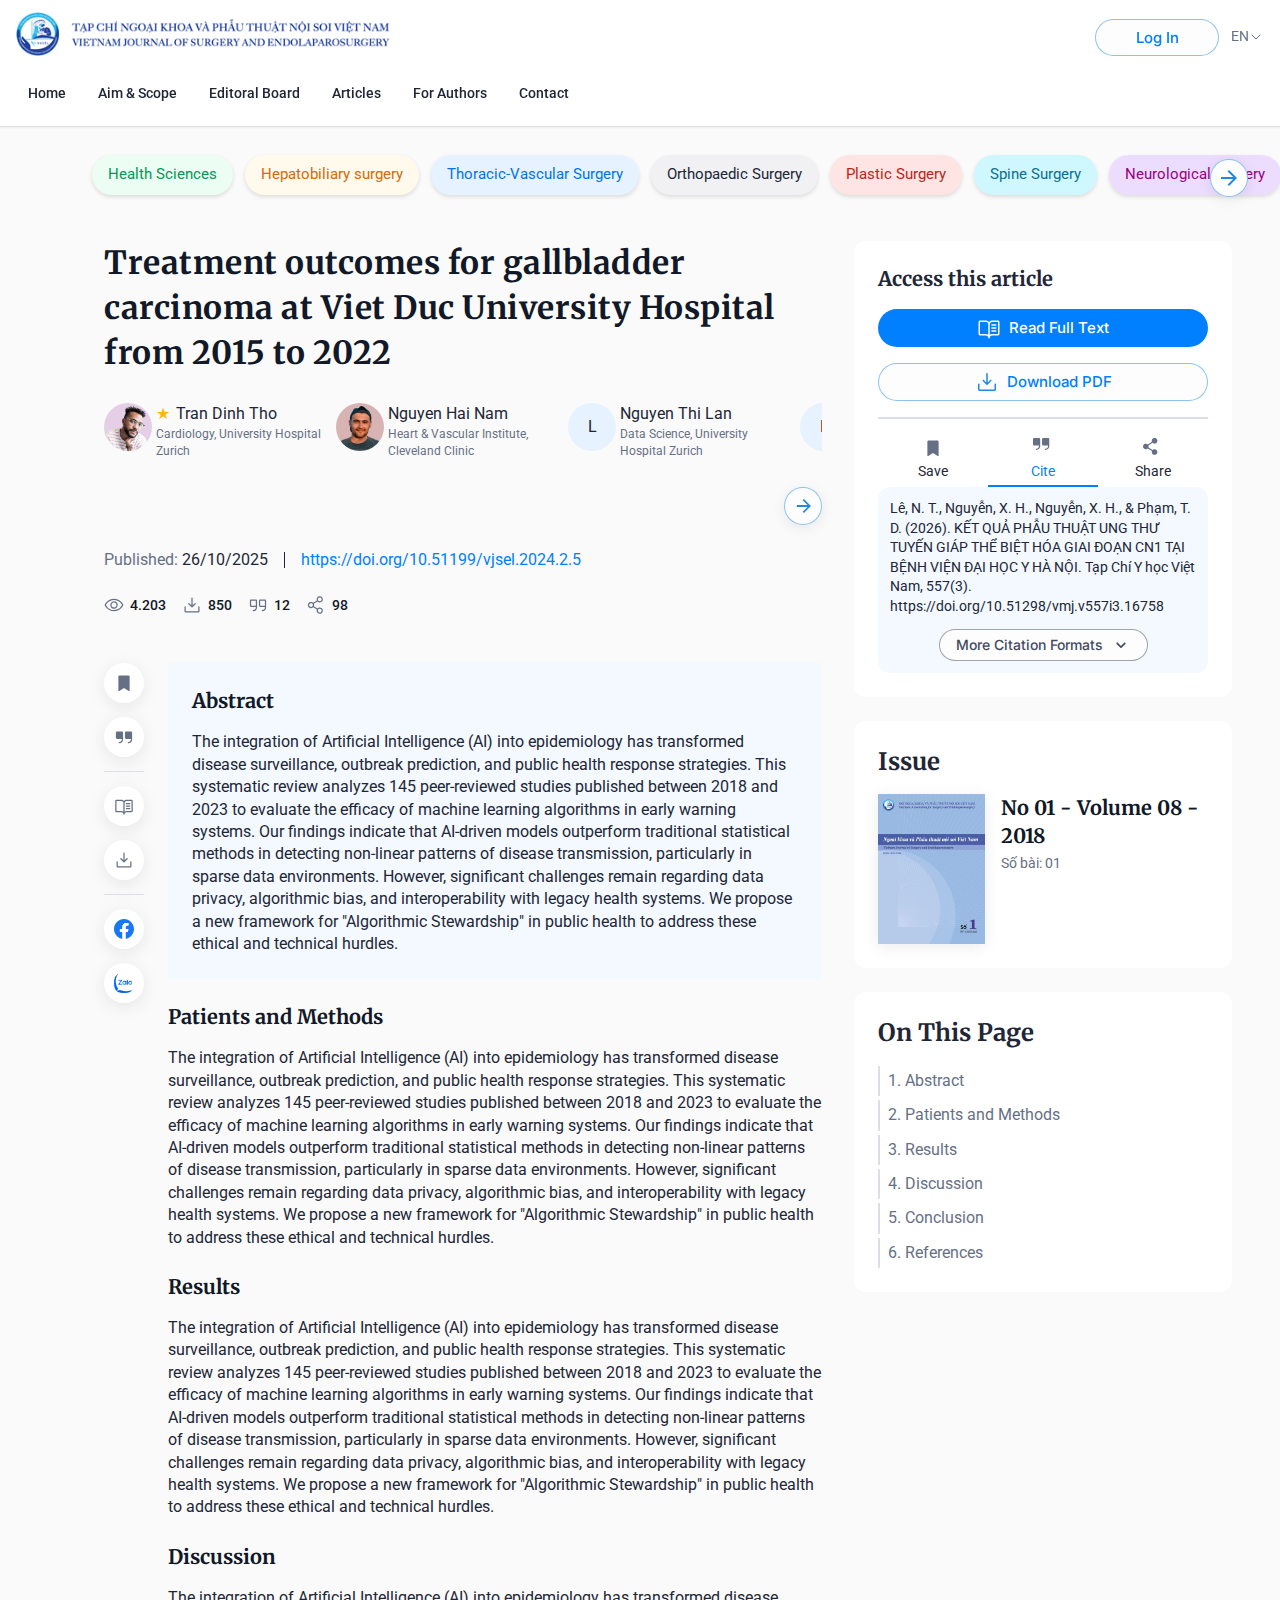
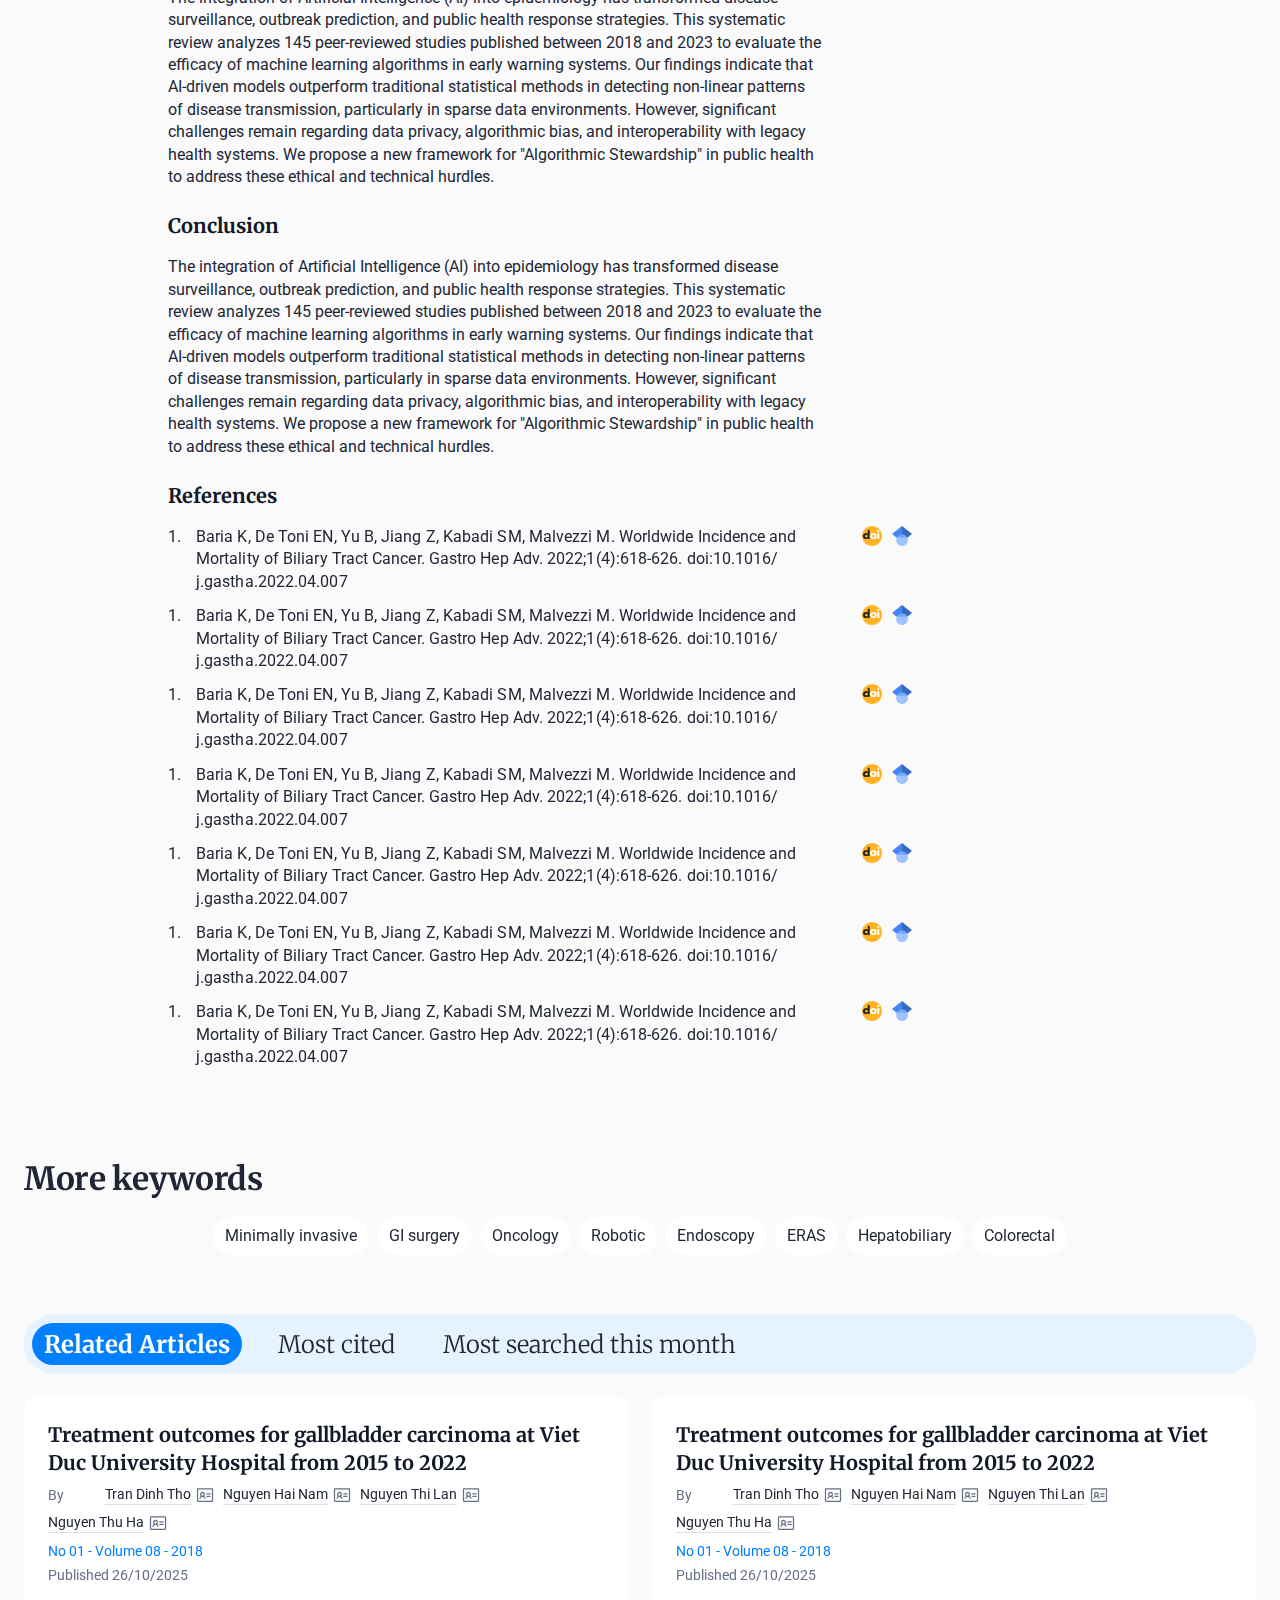
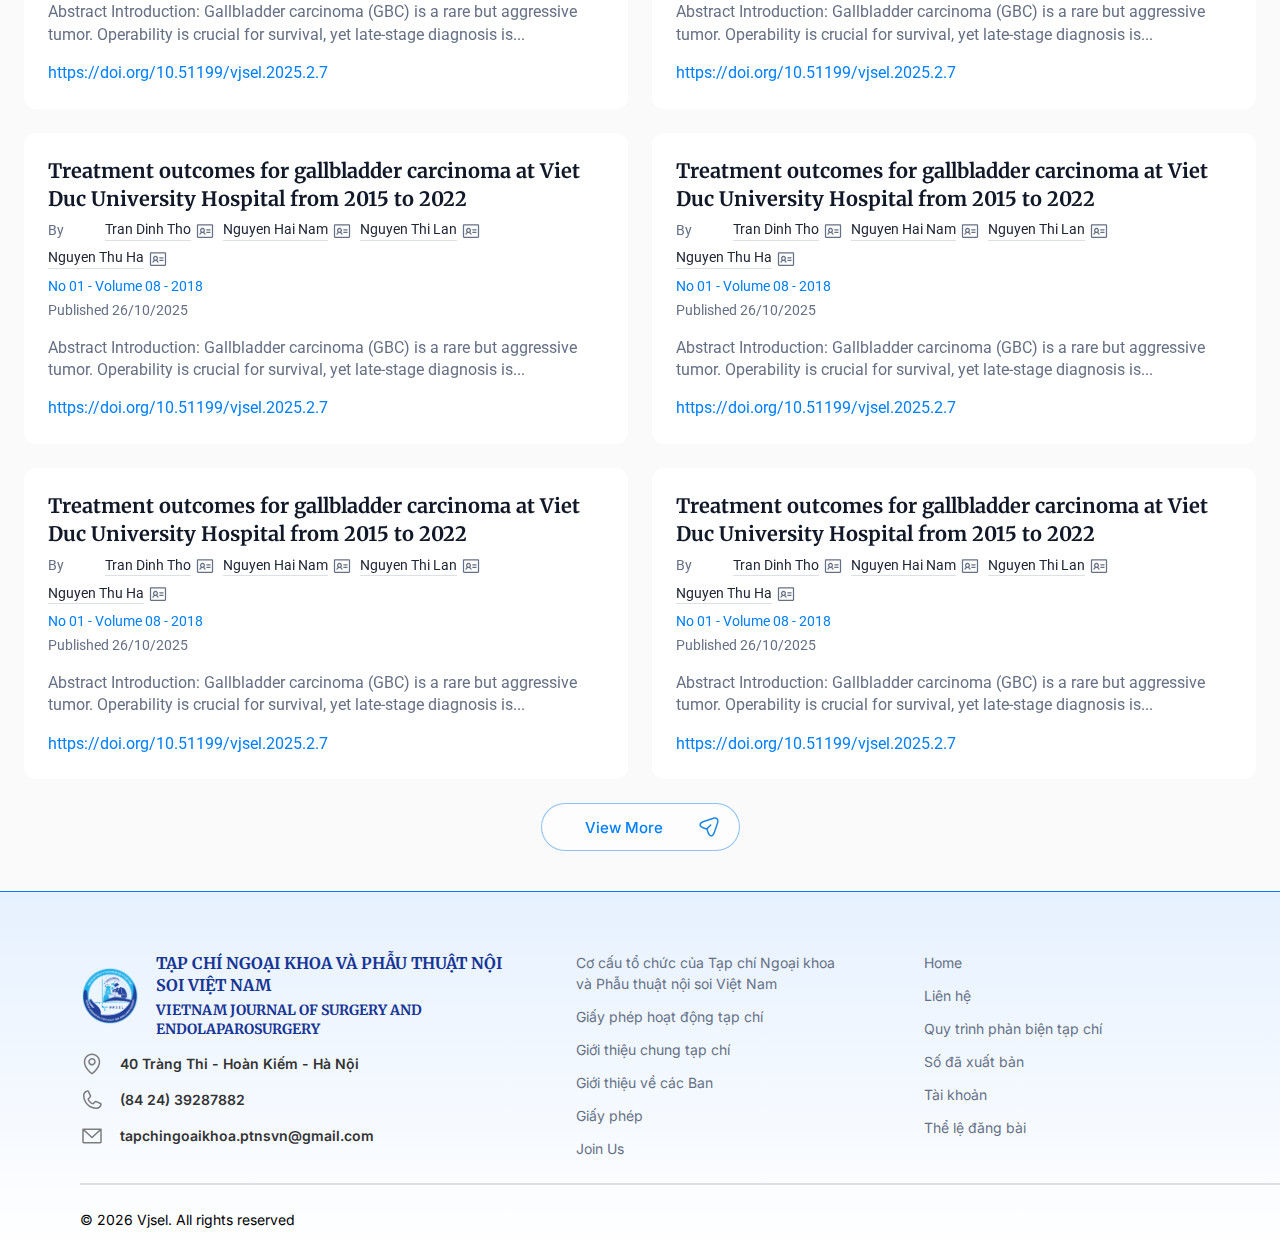
<file: DetailPage_EN/detailpage_en.html>
<!DOCTYPE html>
<html lang="vi">

<head>
    <meta charset="UTF-8">
    <meta name="viewport" content="width=device-width, initial-scale=1.0">
    <title>Treatment outcomes for gallbladder carcinoma</title>
    <link rel="stylesheet" href="detailpage.css">
    <link rel="preconnect" href="https://fonts.googleapis.com">
    <link rel="preconnect" href="https://fonts.gstatic.com" crossorigin>
    <link
        href="https://fonts.googleapis.com/css2?family=Inter:wght@400;500;600&family=Merriweather:wght@300;400;700&family=Roboto:wght@400;500&display=swap"
        rel="stylesheet">
</head>

<body>
    <!-- Site Header - Thanh điều hướng chính -->
    <header class="site-header" role="banner">
        <!-- Logo -->
        <div class="site-header__logo">
            <img src="asset/img_logo/vasel-header.png" alt="VJSEL - Vietnam Journal of Surgery and Endoscopy"
                class="site-header__logo-img">
        </div>

        <!-- Main Navigation -->
        <nav class="site-header__nav" role="navigation" aria-label="Menu điều hướng chính">
            <ul class="main-nav">
                <li class="main-nav__item">
                    <a href="#" class="main-nav__link">Home</a>
                </li>
                <li class="main-nav__item">
                    <a href="#" class="main-nav__link">Aim & Scope</a>
                </li>
                <li class="main-nav__item">
                    <a href="#" class="main-nav__link">Editoral Board</a>
                </li>
                <li class="main-nav__item">
                    <a href="#" class="main-nav__link">Articles</a>
                </li>
                <li class="main-nav__item">
                    <a href="#" class="main-nav__link">For Authors</a>
                </li>
                <li class="main-nav__item">
                    <a href="#" class="main-nav__link">Contact</a>
                </li>
            </ul>
        </nav>

        <!-- User Actions -->
        <div class="site-header__actions">
            <!-- Login Button -->
            <a href="#" class="login-btn">Log In</a>

            <!-- Language Selector -->
            <div class="language-selector" role="button" tabindex="0" aria-label="Chọn ngôn ngữ">
                <span class="language-selector__text">EN</span>
                <div class="language-selector__icon">
                    <svg fill="none" viewBox="0 0 16 16">
                        <path d="M4 6L8 10L12 6" stroke="#667085" stroke-linecap="round" stroke-linejoin="round" />
                    </svg>
                </div>
            </div>
        </div>
    </header>

    <!-- Category Navigation Filter -->
    <nav class="category-nav" role="navigation" aria-label="Danh mục phẫu thuật">
        <div class="category-nav__container">
            <!-- Previous Button -->
            <button class="category-nav__button category-nav__button--prev" aria-label="Xem danh mục trước"
                style="display: none;">
                <svg class="category-nav__button-icon" viewBox="0 0 24 24" fill="none">
                    <path d="M12 4L10.59 5.41L16.17 11H4V13H16.17L10.59 18.59L12 20L20 12L12 4Z" fill="#1E88E5"
                        transform="scale(-1, 1) translate(-24, 0)" />
                </svg>
            </button>

            <!-- Next Button -->
            <button class="category-nav__button category-nav__button--next" aria-label="Xem danh mục tiếp theo">
                <svg class="category-nav__button-icon" viewBox="0 0 24 24" fill="none">
                    <path d="M12 4L10.59 5.41L16.17 11H4V13H16.17L10.59 18.59L12 20L20 12L12 4Z" fill="#1E88E5" />
                </svg>
            </button>

            <!-- Scrollable Category List -->
            <div class="category-nav__scroll">
                <ul class="category-nav__list">
                    <li class="category-nav__item">
                        <button class="category-nav__tag" aria-label="Health Sciences">
                            <span class="category-nav__tag-text">Health Sciences</span>
                        </button>
                    </li>
                    <li class="category-nav__item">
                        <button class="category-nav__tag" aria-label="Hepatobiliary surgery">
                            <span class="category-nav__tag-text">Hepatobiliary surgery</span>
                        </button>
                    </li>
                    <li class="category-nav__item">
                        <button class="category-nav__tag" aria-label="Thoracic-Vascular Surgery">
                            <span class="category-nav__tag-text">Thoracic-Vascular Surgery</span>
                        </button>
                    </li>
                    <li class="category-nav__item">
                        <button class="category-nav__tag" aria-label="Orthopaedic Surgery">
                            <span class="category-nav__tag-text">Orthopaedic Surgery</span>
                        </button>
                    </li>
                    <li class="category-nav__item">
                        <button class="category-nav__tag" aria-label="Plastic Surgery">
                            <span class="category-nav__tag-text">Plastic Surgery</span>
                        </button>
                    </li>
                    <li class="category-nav__item">
                        <button class="category-nav__tag" aria-label="Spine Surgery">
                            <span class="category-nav__tag-text">Spine Surgery</span>
                        </button>
                    </li>
                    <li class="category-nav__item">
                        <button class="category-nav__tag" aria-label="Neurological Surgery">
                            <span class="category-nav__tag-text">Neurological Surgery</span>
                        </button>
                    </li>
                    <li class="category-nav__item">
                        <button class="category-nav__tag" aria-label="Urological surgery">
                            <span class="category-nav__tag-text">Urological surgery</span>
                        </button>
                    </li>
                    <li class="category-nav__item">
                        <button class="category-nav__tag" aria-label="Anesthesia">
                            <span class="category-nav__tag-text">Anesthesia</span>
                        </button>
                    </li>
                    <li class="category-nav__item">
                        <button class="category-nav__tag" aria-label="Surgical Nursing">
                            <span class="category-nav__tag-text">Surgical Nursing</span>
                        </button>
                    </li>
                    <li class="category-nav__item">
                        <button class="category-nav__tag" aria-label="Others">
                            <span class="category-nav__tag-text">Others</span>
                        </button>
                    </li>
                </ul>
            </div>
        </div>
    </nav>

    <div class="article">
        <div class="article__container">
            <div class="article__content">
                <!-- Left Main Content -->
                <div class="article__left">
                    <!-- Header Section -->
                    <div class="article__header">
                        <h1 class="article__title">Treatment outcomes for gallbladder carcinoma at Viet Duc University
                            Hospital from 2015 to 2022</h1>

                        <!-- Authors List -->
                        <div class="author-list">
                            <div class="author-card">
                                <img src="asset/img_body/img_body1.png" alt="Tran Dinh Tho" class="author-card__avatar">
                                <div class="author-card__info">
                                    <div class="author-card__name">Tran Dinh Tho</div>
                                    <div class="author-card__institution">Cardiology, University Hospital Zurich</div>
                                    <div class="author-card__role">Lead Author</div>
                                </div>
                            </div>

                            <div class="author-card">
                                <img src="asset/img_body/img_body2.png" alt="Nguyen Hai Nam"
                                    class="author-card__avatar">
                                <div class="author-card__info">
                                    <div class="author-card__name">Nguyen Hai Nam</div>
                                    <div class="author-card__institution">Heart & Vascular Institute, Cleveland Clinic
                                    </div>
                                    <div class="author-card__role">Co-Investigator</div>
                                </div>
                            </div>

                            <div class="author-card">
                                <div class="author-card__avatar author-card__avatar--initial">L</div>
                                <div class="author-card__info">
                                    <div class="author-card__name">Nguyen Thi Lan</div>
                                    <div class="author-card__institution">Data Science, University Hospital Zurich</div>
                                    <div class="author-card__role">Statistician</div>
                                </div>
                            </div>

                            <div class="author-card">
                                <div class="author-card__avatar author-card__avatar--initial">L</div>
                                <div class="author-card__info">
                                    <div class="author-card__name">Nguyen Thi Lan</div>
                                    <div class="author-card__institution">Data Science, University Hospital Zurich</div>
                                    <div class="author-card__role">Statistician</div>
                                </div>
                            </div>
                        </div>

                        <!-- Scroll Button -->
                        <button class="author-list__scroll-btn" aria-label="Scroll to view more authors">
                            <div class="author-list__scroll-btn-base">
                                <div class="author-list__scroll-icon">
                                    <img src="asset/img_body/img_body8.svg" alt="Scroll" />
                                </div>
                            </div>
                        </button>

                        <!-- Publication Info -->
                        <div class="publication-info">
                            <div class="publication-info__date">
                                <span class="publication-info__label">Published:</span>
                                <span class="publication-info__value">26/10/2025</span>
                            </div>
                            <div class="publication-info__separator"></div>
                            <a href="https://doi.org/10.51199/vjsel.2024.2.5"
                                class="publication-info__doi">https://doi.org/10.51199/vjsel.2024.2.5</a>
                        </div>

                        <!-- Statistics -->
                        <div class="stats">
                            <div class="stats__item">
                                <svg class="stats__icon" fill="none" viewBox="0 0 20 20">
                                    <path
                                        d="M19.3211 9.74688C19.2937 9.68516 18.632 8.21719 17.1609 6.74609C15.2008 4.78594 12.725 3.75 10 3.75C7.275 3.75 4.79922 4.78594 2.83906 6.74609C1.36797 8.21719 0.703125 9.6875 0.678906 9.74688C0.64337 9.82681 0.625007 9.91331 0.625007 10.0008C0.625007 10.0883 0.64337 10.1748 0.678906 10.2547C0.70625 10.3164 1.36797 11.7836 2.83906 13.2547C4.79922 15.2141 7.275 16.25 10 16.25C12.725 16.25 15.2008 15.2141 17.1609 13.2547C18.632 11.7836 19.2937 10.3164 19.3211 10.2547C19.3566 10.1748 19.375 10.0883 19.375 10.0008C19.375 9.91331 19.3566 9.82681 19.3211 9.74688ZM10 15C7.59531 15 5.49453 14.1258 3.75547 12.4023C3.04191 11.6927 2.43483 10.8836 1.95312 10C2.4347 9.11636 3.04179 8.30717 3.75547 7.59766C5.49453 5.87422 7.59531 5 10 5C12.4047 5 14.5055 5.87422 16.2445 7.59766C16.9595 8.307 17.5679 9.11619 18.0508 10C17.4875 11.0516 15.0336 15 10 15ZM10 6.25C9.25832 6.25 8.5333 6.46993 7.91661 6.88199C7.29993 7.29404 6.81928 7.87971 6.53545 8.56494C6.25162 9.25016 6.17736 10.0042 6.32205 10.7316C6.46675 11.459 6.8239 12.1272 7.34835 12.6517C7.8728 13.1761 8.54098 13.5333 9.26841 13.6779C9.99584 13.8226 10.7498 13.7484 11.4351 13.4645C12.1203 13.1807 12.706 12.7001 13.118 12.0834C13.5301 11.4667 13.75 10.7417 13.75 10C13.749 9.00576 13.3535 8.05253 12.6505 7.34949C11.9475 6.64645 10.9942 6.25103 10 6.25ZM10 12.5C9.50555 12.5 9.0222 12.3534 8.61107 12.0787C8.19995 11.804 7.87952 11.4135 7.6903 10.9567C7.50108 10.4999 7.45157 9.99723 7.54804 9.51227C7.6445 9.02732 7.8826 8.58186 8.23223 8.23223C8.58186 7.8826 9.02732 7.6445 9.51227 7.54804C9.99723 7.45157 10.4999 7.50108 10.9567 7.6903C11.4135 7.87952 11.804 8.19995 12.0787 8.61107C12.3534 9.0222 12.5 9.50555 12.5 10C12.5 10.663 12.2366 11.2989 11.7678 11.7678C11.2989 12.2366 10.663 12.5 10 12.5Z"
                                        fill="#667085" />
                                </svg>
                                <span class="stats__text">4.203</span>
                            </div>
                            <div class="stats__item">
                                <svg class="stats__icon" fill="none" viewBox="0 0 20 20">
                                    <path
                                        d="M17.5 11.875V16.25C17.5 16.5815 17.3683 16.8995 17.1339 17.1339C16.8995 17.3683 16.5815 17.5 16.25 17.5H3.75C3.41848 17.5 3.10054 17.3683 2.86612 17.1339C2.6317 16.8995 2.5 16.5815 2.5 16.25V11.875C2.5 11.7092 2.56585 11.5503 2.68306 11.4331C2.80027 11.3158 2.95924 11.25 3.125 11.25C3.29076 11.25 3.44973 11.3158 3.56694 11.4331C3.68415 11.5503 3.75 11.7092 3.75 11.875V16.25H16.25V11.875C16.25 11.7092 16.3158 11.5503 16.4331 11.4331C16.5503 11.3158 16.7092 11.25 16.875 11.25C17.0408 11.25 17.1997 11.3158 17.3169 11.4331C17.4342 11.5503 17.5 11.7092 17.5 11.875ZM9.55781 12.3172C9.61586 12.3753 9.68479 12.4214 9.76066 12.4529C9.83654 12.4843 9.91787 12.5005 10 12.5005C10.0821 12.5005 10.1635 12.4843 10.2393 12.4529C10.3152 12.4214 10.3841 12.3753 10.4422 12.3172L13.5672 9.19219C13.6253 9.13412 13.6713 9.06518 13.7027 8.98931C13.7342 8.91344 13.7503 8.83212 13.7503 8.75C13.7503 8.66788 13.7342 8.58656 13.7027 8.51069C13.6713 8.43482 13.6253 8.36588 13.5672 8.30781C13.5091 8.24974 13.4402 8.20368 13.3643 8.17225C13.2884 8.14083 13.2071 8.12465 13.125 8.12465C13.0429 8.12465 12.9616 8.14083 12.8857 8.17225C12.8098 8.20368 12.7409 8.24974 12.6828 8.30781L10.625 10.3664V3.125C10.625 2.95924 10.5592 2.80027 10.4419 2.68306C10.3247 2.56585 10.1658 2.5 10 2.5C9.83424 2.5 9.67527 2.56585 9.55806 2.68306C9.44085 2.80027 9.375 2.95924 9.375 3.125V10.3664L7.31719 8.30781C7.19991 8.19054 7.04085 8.12465 6.875 8.12465C6.70915 8.12465 6.55009 8.19054 6.43281 8.30781C6.31554 8.42509 6.24965 8.58415 6.24965 8.75C6.24965 8.91585 6.31554 9.07491 6.43281 9.19219L9.55781 12.3172Z"
                                        fill="#667085" />
                                </svg>
                                <span class="stats__text">850</span>
                            </div>
                            <div class="stats__item">
                                <svg class="stats__icon" fill="none" viewBox="0 0 20 20">
                                    <path
                                        d="M7.8125 4.375H3.125C2.79348 4.375 2.47554 4.5067 2.24112 4.74112C2.0067 4.97554 1.875 5.29348 1.875 5.625V10.625C1.875 10.9565 2.0067 11.2745 2.24112 11.5089C2.47554 11.7433 2.79348 11.875 3.125 11.875H7.8125V12.5C7.8125 13.163 7.54911 13.7989 7.08027 14.2678C6.61143 14.7366 5.97554 15 5.3125 15C5.14674 15 4.98777 15.0658 4.87056 15.1831C4.75335 15.3003 4.6875 15.4592 4.6875 15.625C4.6875 15.7908 4.75335 15.9497 4.87056 16.0669C4.98777 16.1842 5.14674 16.25 5.3125 16.25C6.30674 16.249 7.25997 15.8535 7.96301 15.1505C8.66605 14.4475 9.06147 13.4942 9.0625 12.5V5.625C9.0625 5.29348 8.9308 4.97554 8.69638 4.74112C8.46196 4.5067 8.14402 4.375 7.8125 4.375ZM7.8125 10.625H3.125V5.625H7.8125V10.625ZM16.875 4.375H12.1875C11.856 4.375 11.538 4.5067 11.3036 4.74112C11.0692 4.97554 10.9375 5.29348 10.9375 5.625V10.625C10.9375 10.9565 11.0692 11.2745 11.3036 11.5089C11.538 11.7433 11.856 11.875 12.1875 11.875H16.875V12.5C16.875 13.163 16.6116 13.7989 16.1428 14.2678C15.6739 14.7366 15.038 15 14.375 15C14.2092 15 14.0503 15.0658 13.9331 15.1831C13.8158 15.3003 13.75 15.4592 13.75 15.625C13.75 15.7908 13.8158 15.9497 13.9331 16.0669C14.0503 16.1842 14.2092 16.25 14.375 16.25C15.3692 16.249 16.3225 15.8535 17.0255 15.1505C17.7285 14.4475 18.124 13.4942 18.125 12.5V5.625C18.125 5.29348 17.9933 4.97554 17.7589 4.74112C17.5245 4.5067 17.2065 4.375 16.875 4.375ZM16.875 10.625H12.1875V5.625H16.875V10.625Z"
                                        fill="#667085" />
                                </svg>
                                <span class="stats__text">12</span>
                            </div>
                            <div class="stats__item">
                                <svg class="stats__icon" fill="none" viewBox="0 0 20 20">
                                    <path
                                        d="M13.7497 12.5001C13.3328 12.4999 12.9201 12.5835 12.536 12.7457C12.1519 12.9079 11.8043 13.1456 11.5138 13.4446L7.9122 11.1297C8.1955 10.4033 8.1955 9.59686 7.9122 8.87037L11.5138 6.55553C12.0547 7.10969 12.7822 7.44323 13.5551 7.49149C14.3281 7.53975 15.0914 7.29929 15.6971 6.81674C16.3028 6.33418 16.7078 5.64391 16.8335 4.87974C16.9592 4.11557 16.7966 3.33196 16.3774 2.68082C15.9581 2.02968 15.312 1.55741 14.5644 1.35557C13.8167 1.15373 13.0207 1.23669 12.3307 1.58839C11.6408 1.94008 11.106 2.53544 10.83 3.25904C10.5541 3.98264 10.5566 4.78293 10.8372 5.50475L7.23564 7.81959C6.80194 7.37434 6.24531 7.06853 5.63692 6.94127C5.02852 6.814 4.39599 6.87106 3.82019 7.10514C3.24438 7.33922 2.75147 7.7397 2.40445 8.25537C2.05743 8.77105 1.87207 9.37849 1.87207 10.0001C1.87207 10.6216 2.05743 11.2291 2.40445 11.7447C2.75147 12.2604 3.24438 12.6609 3.82019 12.895C4.39599 13.1291 5.02852 13.1861 5.63692 13.0589C6.24531 12.9316 6.80194 12.6258 7.23564 12.1805L10.8372 14.4954C10.5959 15.1177 10.5602 15.8008 10.7353 16.4449C10.9104 17.0889 11.2871 17.66 11.8102 18.0745C12.3334 18.4889 12.9755 18.725 13.6425 18.7482C14.3095 18.7713 14.9664 18.5803 15.517 18.2031C16.0676 17.8259 16.483 17.2823 16.7023 16.6519C16.9216 16.0216 16.9334 15.3376 16.7358 14.7C16.5383 14.0625 16.1418 13.505 15.6044 13.1091C15.0671 12.7133 14.4171 12.4998 13.7497 12.5001ZM13.7497 2.50006C14.1205 2.50006 14.4831 2.61003 14.7914 2.81606C15.0997 3.02208 15.3401 3.31492 15.482 3.65753C15.6239 4.00014 15.661 4.37714 15.5887 4.74085C15.5163 5.10457 15.3377 5.43866 15.0755 5.70089C14.8133 5.96311 14.4792 6.14169 14.1155 6.21403C13.7518 6.28638 13.3748 6.24925 13.0322 6.10734C12.6896 5.96542 12.3967 5.7251 12.1907 5.41676C11.9847 5.10841 11.8747 4.7459 11.8747 4.37506C11.8747 3.87778 12.0722 3.40087 12.4239 3.04924C12.7755 2.69761 13.2524 2.50006 13.7497 2.50006ZM4.9997 11.8751C4.62886 11.8751 4.26635 11.7651 3.95801 11.5591C3.64966 11.353 3.40934 11.0602 3.26743 10.7176C3.12551 10.375 3.08838 9.99798 3.16073 9.63427C3.23307 9.27055 3.41165 8.93646 3.67387 8.67424C3.9361 8.41201 4.27019 8.23344 4.63391 8.16109C4.99762 8.08874 5.37462 8.12587 5.71723 8.26779C6.05984 8.4097 6.35268 8.65002 6.5587 8.95837C6.76473 9.26671 6.8747 9.62922 6.8747 10.0001C6.8747 10.4973 6.67716 10.9743 6.32552 11.3259C5.97389 11.6775 5.49698 11.8751 4.9997 11.8751ZM13.7497 17.5001C13.3789 17.5001 13.0163 17.3901 12.708 17.1841C12.3997 16.978 12.1593 16.6852 12.0174 16.3426C11.8755 16 11.8384 15.623 11.9107 15.2593C11.9831 14.8955 12.1617 14.5615 12.4239 14.2992C12.6861 14.037 13.0202 13.8584 13.3839 13.7861C13.7476 13.7137 14.1246 13.7509 14.4672 13.8928C14.8098 14.0347 15.1027 14.275 15.3087 14.5834C15.5147 14.8917 15.6247 15.2542 15.6247 15.6251C15.6247 16.1223 15.4272 16.5993 15.0755 16.9509C14.7239 17.3025 14.247 17.5001 13.7497 17.5001Z"
                                        fill="#667085" />
                                </svg>
                                <span class="stats__text">98</span>
                            </div>
                        </div>
                    </div>

                    <!-- Main Content with Floating Actions -->
                    <div class="article__body">
                        <!-- Floating Action Sidebar -->
                        <div class="action-sidebar">
                            <button class="action-sidebar__btn">
                                <svg class="action-sidebar__icon" fill="none" viewBox="0 0 20 20">
                                    <path
                                        d="M14.375 2.5H5.625C5.29348 2.5 4.97554 2.6317 4.74112 2.86612C4.5067 3.10054 4.375 3.41848 4.375 3.75V17.5C4.37506 17.6115 4.40496 17.721 4.46161 17.8171C4.51826 17.9132 4.59959 17.9924 4.69716 18.0464C4.79473 18.1005 4.90498 18.1274 5.01648 18.1245C5.12798 18.1215 5.23666 18.0888 5.33125 18.0297L10 15.1117L14.6695 18.0297C14.7641 18.0886 14.8727 18.1212 14.9841 18.124C15.0955 18.1268 15.2056 18.0998 15.303 18.0458C15.4005 17.9918 15.4817 17.9127 15.5383 17.8167C15.5949 17.7208 15.6249 17.6114 15.625 17.5V3.75C15.625 3.41848 15.4933 3.10054 15.2589 2.86612C15.0245 2.6317 14.7065 2.5 14.375 2.5Z"
                                        fill="#667085" />
                                </svg>
                            </button>
                            <button class="action-sidebar__btn">
                                <svg class="action-sidebar__icon" fill="none" viewBox="0 0 20 20">
                                    <path
                                        d="M9.0625 5.625V12.5C9.06147 13.4942 8.66605 14.4475 7.96301 15.1505C7.25997 15.8535 6.30674 16.249 5.3125 16.25C5.14674 16.25 4.98777 16.1842 4.87056 16.0669C4.75335 15.9497 4.6875 15.7908 4.6875 15.625C4.6875 15.4592 4.75335 15.3003 4.87056 15.1831C4.98777 15.0658 5.14674 15 5.3125 15C5.97554 15 6.61143 14.7366 7.08027 14.2678C7.54911 13.7989 7.8125 13.163 7.8125 12.5V11.875H3.125C2.79348 11.875 2.47554 11.7433 2.24112 11.5089C2.0067 11.2745 1.875 10.9565 1.875 10.625V5.625C1.875 5.29348 2.0067 4.97554 2.24112 4.74112C2.47554 4.5067 2.79348 4.375 3.125 4.375H7.8125C8.14402 4.375 8.46196 4.5067 8.69638 4.74112C8.9308 4.97554 9.0625 5.29348 9.0625 5.625ZM16.875 4.375H12.1875C11.856 4.375 11.538 4.5067 11.3036 4.74112C11.0692 4.97554 10.9375 5.29348 10.9375 5.625V10.625C10.9375 10.9565 11.0692 11.2745 11.3036 11.5089C11.538 11.7433 11.856 11.875 12.1875 11.875H16.875V12.5C16.875 13.163 16.6116 13.7989 16.1428 14.2678C15.6739 14.7366 15.038 15 14.375 15C14.2092 15 14.0503 15.0658 13.9331 15.1831C13.8158 15.3003 13.75 15.4592 13.75 15.625C13.75 15.7908 13.8158 15.9497 13.9331 16.0669C14.0503 16.1842 14.2092 16.25 14.375 16.25C15.3692 16.249 16.3225 15.8535 17.0255 15.1505C17.7285 14.4475 18.124 13.4942 18.125 12.5V5.625C18.125 5.29348 17.9933 4.97554 17.7589 4.74112C17.5245 4.5067 17.2065 4.375 16.875 4.375Z"
                                        fill="#667085" />
                                </svg>
                            </button>
                            <div class="action-sidebar__divider"></div>
                            <button class="action-sidebar__btn">
                                <svg class="action-sidebar__icon" fill="none" viewBox="0 0 20 20">
                                    <path
                                        d="M17.5 3.75H12.5C12.0149 3.75 11.5364 3.86295 11.1025 4.07991C10.6685 4.29688 10.2911 4.61189 10 5C9.70892 4.61189 9.33147 4.29688 8.89754 4.07991C8.46362 3.86295 7.98514 3.75 7.5 3.75H2.5C2.16848 3.75 1.85054 3.8817 1.61612 4.11612C1.3817 4.35054 1.25 4.66848 1.25 5V15C1.25 15.3315 1.3817 15.6495 1.61612 15.8839C1.85054 16.1183 2.16848 16.25 2.5 16.25H7.5C7.99728 16.25 8.47419 16.4475 8.82583 16.7992C9.17746 17.1508 9.375 17.6277 9.375 18.125C9.375 18.2908 9.44085 18.4497 9.55806 18.5669C9.67527 18.6842 9.83424 18.75 10 18.75C10.1658 18.75 10.3247 18.6842 10.4419 18.5669C10.5592 18.4497 10.625 18.2908 10.625 18.125C10.625 17.6277 10.8225 17.1508 11.1742 16.7992C11.5258 16.4475 12.0027 16.25 12.5 16.25H17.5C17.8315 16.25 18.1495 16.1183 18.3839 15.8839C18.6183 15.6495 18.75 15.3315 18.75 15V5C18.75 4.66848 18.6183 4.35054 18.3839 4.11612C18.1495 3.8817 17.8315 3.75 17.5 3.75ZM7.5 15H2.5V5H7.5C7.99728 5 8.47419 5.19754 8.82583 5.54917C9.17746 5.90081 9.375 6.37772 9.375 6.875V15.625C8.83458 15.2183 8.17633 14.9989 7.5 15ZM17.5 15H12.5C11.8237 14.9989 11.1654 15.2183 10.625 15.625V6.875C10.625 6.37772 10.8225 5.90081 11.1742 5.54917C11.5258 5.19754 12.0027 5 12.5 5H17.5V15ZM12.5 6.875H15.625C15.7908 6.875 15.9497 6.94085 16.0669 7.05806C16.1842 7.17527 16.25 7.33424 16.25 7.5C16.25 7.66576 16.1842 7.82473 16.0669 7.94194C15.9497 8.05915 15.7908 8.125 15.625 8.125H12.5C12.3342 8.125 12.1753 8.05915 12.0581 7.94194C11.9408 7.82473 11.875 7.66576 11.875 7.5C11.875 7.33424 11.9408 7.17527 12.0581 7.05806C12.1753 6.94085 12.3342 6.875 12.5 6.875ZM16.25 10C16.25 10.1658 16.1842 10.3247 16.0669 10.4419C15.9497 10.5592 15.7908 10.625 15.625 10.625H12.5C12.3342 10.625 12.1753 10.5592 12.0581 10.4419C11.9408 10.3247 11.875 10.1658 11.875 10C11.875 9.83424 11.9408 9.67527 12.0581 9.55806C12.1753 9.44085 12.3342 9.375 12.5 9.375H15.625C15.7908 9.375 15.9497 9.44085 16.0669 9.55806C16.1842 9.67527 16.25 9.83424 16.25 10ZM16.25 12.5C16.25 12.6658 16.1842 12.8247 16.0669 12.9419C15.9497 13.0592 15.7908 13.125 15.625 13.125H12.5C12.3342 13.125 12.1753 13.0592 12.0581 12.9419C11.9408 12.8247 11.875 12.6658 11.875 12.5C11.875 12.3342 11.9408 12.1753 12.0581 12.0581C12.1753 11.9408 12.3342 11.875 12.5 11.875H15.625C15.7908 11.875 15.9497 11.9408 16.0669 12.0581C16.1842 12.1753 16.25 12.3342 16.25 12.5Z"
                                        fill="#667085" />
                                </svg>
                            </button>
                            <button class="action-sidebar__btn">
                                <svg class="action-sidebar__icon" fill="none" viewBox="0 0 20 20">
                                    <path
                                        d="M17.5 11.875V16.25C17.5 16.5815 17.3683 16.8995 17.1339 17.1339C16.8995 17.3683 16.5815 17.5 16.25 17.5H3.75C3.41848 17.5 3.10054 17.3683 2.86612 17.1339C2.6317 16.8995 2.5 16.5815 2.5 16.25V11.875C2.5 11.7092 2.56585 11.5503 2.68306 11.4331C2.80027 11.3158 2.95924 11.25 3.125 11.25C3.29076 11.25 3.44973 11.3158 3.56694 11.4331C3.68415 11.5503 3.75 11.7092 3.75 11.875V16.25H16.25V11.875C16.25 11.7092 16.3158 11.5503 16.4331 11.4331C16.5503 11.3158 16.7092 11.25 16.875 11.25C17.0408 11.25 17.1997 11.3158 17.3169 11.4331C17.4342 11.5503 17.5 11.7092 17.5 11.875ZM9.55781 12.3172C9.61586 12.3753 9.68479 12.4214 9.76066 12.4529C9.83654 12.4843 9.91787 12.5005 10 12.5005C10.0821 12.5005 10.1635 12.4843 10.2393 12.4529C10.3152 12.4214 10.3841 12.3753 10.4422 12.3172L13.5672 9.19219C13.6253 9.13412 13.6713 9.06518 13.7027 8.98931C13.7342 8.91344 13.7503 8.83212 13.7503 8.75C13.7503 8.66788 13.7342 8.58656 13.7027 8.51069C13.6713 8.43482 13.6253 8.36588 13.5672 8.30781C13.5091 8.24974 13.4402 8.20368 13.3643 8.17225C13.2884 8.14083 13.2071 8.12465 13.125 8.12465C13.0429 8.12465 12.9616 8.14083 12.8857 8.17225C12.8098 8.20368 12.7409 8.24974 12.6828 8.30781L10.625 10.3664V3.125C10.625 2.95924 10.5592 2.80027 10.4419 2.68306C10.3247 2.56585 10.1658 2.5 10 2.5C9.83424 2.5 9.67527 2.56585 9.55806 2.68306C9.44085 2.80027 9.375 2.95924 9.375 3.125V10.3664L7.31719 8.30781C7.19991 8.19054 7.04085 8.12465 6.875 8.12465C6.70915 8.12465 6.55009 8.19054 6.43281 8.30781C6.31554 8.42509 6.24965 8.58415 6.24965 8.75C6.24965 8.91585 6.31554 9.07491 6.43281 9.19219L9.55781 12.3172Z"
                                        fill="#667085" />
                                </svg>
                            </button>
                            <div class="action-sidebar__divider"></div>
                            <button class="action-sidebar__btn">
                                <svg class="action-sidebar__icon" fill="none" viewBox="0 0 20 20">
                                    <g>
                                        <path
                                            d="M20 10C20 14.9914 16.343 19.1285 11.5625 19.8785V12.8906H13.8926L14.3359 10H11.5625V8.12422C11.5625 7.3332 11.95 6.5625 13.1922 6.5625H14.4531V4.10156C14.4531 4.10156 13.3086 3.90625 12.2145 3.90625C9.93047 3.90625 8.4375 5.29063 8.4375 7.79688V10H5.89844V12.8906H8.4375V19.8785C3.65703 19.1285 0 14.9914 0 10C0 4.47734 4.47734 0 10 0C15.5227 0 20 4.47734 20 10Z"
                                            fill="#1877F2" />
                                        <path
                                            d="M13.8926 12.8906L14.3359 10H11.5625V8.12418C11.5625 7.33336 11.9499 6.5625 13.1921 6.5625H14.4531V4.10156C14.4531 4.10156 13.3088 3.90625 12.2146 3.90625C9.93043 3.90625 8.4375 5.29063 8.4375 7.79688V10H5.89844V12.8906H8.4375V19.8785C8.94664 19.9584 9.46844 20 10 20C10.5316 20 11.0534 19.9584 11.5625 19.8785V12.8906H13.8926Z"
                                            fill="white" />
                                    </g>
                                </svg>
                            </button>
                            <button class="action-sidebar__btn">
                                <img src="asset/img_body/img_body3.png" alt="" class="action-sidebar__icon">
                            </button>
                        </div>

                        <!-- Main Content Sections -->
                        <div class="content-main">
                            <section class="content-section content-section--highlight" id="abstract">
                                <h2 class="content-section__title">Abstract</h2>
                                <p class="content-section__text">The integration of Artificial Intelligence (AI) into
                                    epidemiology has transformed disease surveillance, outbreak prediction, and public
                                    health response strategies. This systematic review analyzes 145 peer-reviewed
                                    studies published between 2018 and 2023 to evaluate the efficacy of machine learning
                                    algorithms in early warning systems. Our findings indicate that AI-driven models
                                    outperform traditional statistical methods in detecting non-linear patterns of
                                    disease transmission, particularly in sparse data environments. However, significant
                                    challenges remain regarding data privacy, algorithmic bias, and interoperability
                                    with legacy health systems. We propose a new framework for "Algorithmic Stewardship"
                                    in public health to address these ethical and technical hurdles.</p>
                            </section>

                            <section class="content-section" id="patients-methods">
                                <h2 class="content-section__title">Patients and Methods</h2>
                                <p class="content-section__text">The integration of Artificial Intelligence (AI) into
                                    epidemiology has transformed disease surveillance, outbreak
                                    prediction, and public health response strategies. This systematic review analyzes
                                    145 peer-reviewed studies published
                                    between 2018 and 2023 to evaluate the efficacy of machine learning algorithms in
                                    early warning systems. Our findings
                                    indicate that AI-driven models outperform traditional statistical methods in
                                    detecting non-linear patterns of disease
                                    transmission, particularly in sparse data environments. However, significant
                                    challenges remain regarding data privacy,
                                    algorithmic bias, and interoperability with legacy health systems. We propose a new
                                    framework for "Algorithmic
                                    Stewardship" in public health to address these ethical and technical hurdles.</p>
                            </section>

                            <section class="content-section" id="results">
                                <h2 class="content-section__title">Results</h2>
                                <p class="content-section__text">The integration of Artificial Intelligence (AI) into
                                    epidemiology has transformed disease surveillance, outbreak
                                    prediction, and public health response strategies. This systematic review analyzes
                                    145 peer-reviewed studies published
                                    between 2018 and 2023 to evaluate the efficacy of machine learning algorithms in
                                    early warning systems. Our findings
                                    indicate that AI-driven models outperform traditional statistical methods in
                                    detecting non-linear patterns of disease
                                    transmission, particularly in sparse data environments. However, significant
                                    challenges remain regarding data privacy,
                                    algorithmic bias, and interoperability with legacy health systems. We propose a new
                                    framework for "Algorithmic
                                    Stewardship" in public health to address these ethical and technical hurdles.</p>
                            </section>

                            <section class="content-section" id="discussion">
                                <h2 class="content-section__title">Discussion</h2>
                                <p class="content-section__text">The integration of Artificial Intelligence (AI) into
                                    epidemiology has transformed disease surveillance, outbreak
                                    prediction, and public health response strategies. This systematic review analyzes
                                    145 peer-reviewed studies published
                                    between 2018 and 2023 to evaluate the efficacy of machine learning algorithms in
                                    early warning systems. Our findings
                                    indicate that AI-driven models outperform traditional statistical methods in
                                    detecting non-linear patterns of disease
                                    transmission, particularly in sparse data environments. However, significant
                                    challenges remain regarding data privacy,
                                    algorithmic bias, and interoperability with legacy health systems. We propose a new
                                    framework for "Algorithmic
                                    Stewardship" in public health to address these ethical and technical hurdles.</p>
                            </section>

                            <section class="content-section" id="conclusion">
                                <h2 class="content-section__title">Conclusion</h2>
                                <p class="content-section__text">The integration of Artificial Intelligence (AI) into
                                    epidemiology has transformed disease surveillance, outbreak
                                    prediction, and public health response strategies. This systematic review analyzes
                                    145 peer-reviewed studies published
                                    between 2018 and 2023 to evaluate the efficacy of machine learning algorithms in
                                    early warning systems. Our findings
                                    indicate that AI-driven models outperform traditional statistical methods in
                                    detecting non-linear patterns of disease
                                    transmission, particularly in sparse data environments. However, significant
                                    challenges remain regarding data privacy,
                                    algorithmic bias, and interoperability with legacy health systems. We propose a new
                                    framework for "Algorithmic
                                    Stewardship" in public health to address these ethical and technical hurdles.</p>
                            </section>

                            <section class="content-section" id="references">
                                <h2 class="content-section__title">References</h2>
                                <div class="reference-list">
                                    <div class="reference-item">
                                        <span class="reference-item__number">1.</span>
                                        <p class="reference-item__text">Baria K, De Toni EN, Yu B, Jiang Z, Kabadi SM,
                                            Malvezzi M. Worldwide Incidence and Mortality of Biliary Tract Cancer.
                                            Gastro Hep Adv. 2022;1(4):618-626. doi:10.1016/<br>j.gastha.2022.04.007</p>
                                        <div class="reference-item__links">
                                            <img src="asset/img_body/img_body5.png" alt=""
                                                class="reference-item__link-icon">
                                            <img src="asset/img_body/img_body6.png" alt=""
                                                class="reference-item__link-icon">
                                        </div>
                                    </div>
                                    <div class="reference-item">
                                        <span class="reference-item__number">1.</span>
                                        <p class="reference-item__text">Baria K, De Toni EN, Yu B, Jiang Z, Kabadi SM,
                                            Malvezzi M. Worldwide Incidence and Mortality of Biliary Tract Cancer.
                                            Gastro Hep Adv. 2022;1(4):618-626. doi:10.1016/<br>j.gastha.2022.04.007</p>
                                        <div class="reference-item__links">
                                            <img src="asset/img_body/img_body5.png" alt=""
                                                class="reference-item__link-icon">
                                            <img src="asset/img_body/img_body6.png" alt=""
                                                class="reference-item__link-icon">
                                        </div>
                                    </div>
                                    <div class="reference-item">
                                        <span class="reference-item__number">1.</span>
                                        <p class="reference-item__text">Baria K, De Toni EN, Yu B, Jiang Z, Kabadi SM,
                                            Malvezzi M. Worldwide Incidence and Mortality of Biliary Tract Cancer.
                                            Gastro Hep Adv. 2022;1(4):618-626. doi:10.1016/<br>j.gastha.2022.04.007</p>
                                        <div class="reference-item__links">
                                            <img src="asset/img_body/img_body5.png" alt=""
                                                class="reference-item__link-icon">
                                            <img src="asset/img_body/img_body6.png" alt=""
                                                class="reference-item__link-icon">
                                        </div>
                                    </div>
                                    <div class="reference-item">
                                        <span class="reference-item__number">1.</span>
                                        <p class="reference-item__text">Baria K, De Toni EN, Yu B, Jiang Z, Kabadi SM,
                                            Malvezzi M. Worldwide Incidence and Mortality of Biliary Tract Cancer.
                                            Gastro Hep Adv. 2022;1(4):618-626. doi:10.1016/<br>j.gastha.2022.04.007</p>
                                        <div class="reference-item__links">
                                            <img src="asset/img_body/img_body5.png" alt=""
                                                class="reference-item__link-icon">
                                            <img src="asset/img_body/img_body6.png" alt=""
                                                class="reference-item__link-icon">
                                        </div>
                                    </div>
                                    <div class="reference-item">
                                        <span class="reference-item__number">1.</span>
                                        <p class="reference-item__text">Baria K, De Toni EN, Yu B, Jiang Z, Kabadi SM,
                                            Malvezzi M. Worldwide Incidence and Mortality of Biliary Tract Cancer.
                                            Gastro Hep Adv. 2022;1(4):618-626. doi:10.1016/<br>j.gastha.2022.04.007</p>
                                        <div class="reference-item__links">
                                            <img src="asset/img_body/img_body5.png" alt=""
                                                class="reference-item__link-icon">
                                            <img src="asset/img_body/img_body6.png" alt=""
                                                class="reference-item__link-icon">
                                        </div>
                                    </div>
                                    <div class="reference-item">
                                        <span class="reference-item__number">1.</span>
                                        <p class="reference-item__text">Baria K, De Toni EN, Yu B, Jiang Z, Kabadi SM,
                                            Malvezzi M. Worldwide Incidence and Mortality of Biliary Tract Cancer.
                                            Gastro Hep Adv. 2022;1(4):618-626. doi:10.1016/<br>j.gastha.2022.04.007</p>
                                        <div class="reference-item__links">
                                            <img src="asset/img_body/img_body5.png" alt=""
                                                class="reference-item__link-icon">
                                            <img src="asset/img_body/img_body6.png" alt=""
                                                class="reference-item__link-icon">
                                        </div>
                                    </div>
                                    <div class="reference-item">
                                        <span class="reference-item__number">1.</span>
                                        <p class="reference-item__text">Baria K, De Toni EN, Yu B, Jiang Z, Kabadi SM,
                                            Malvezzi M. Worldwide Incidence and Mortality of Biliary Tract Cancer.
                                            Gastro Hep Adv. 2022;1(4):618-626. doi:10.1016/<br>j.gastha.2022.04.007</p>
                                        <div class="reference-item__links">
                                            <img src="asset/img_body/img_body5.png" alt=""
                                                class="reference-item__link-icon">
                                            <img src="asset/img_body/img_body6.png" alt=""
                                                class="reference-item__link-icon">
                                        </div>
                                    </div>
                                </div>
                            </section>
                        </div>
                    </div>
                </div>

                <!-- Right Sidebar -->
                <aside class="article__sidebar">
                    <!-- Access Card -->
                    <div class="access-card">
                        <h3 class="access-card__title">Access this article</h3>
                        <button class="btn btn--primary">
                            <svg class="btn__icon" fill="none" viewBox="0 0 24 24">
                                <path
                                    d="M21 4.5H15C14.4178 4.5 13.8437 4.63554 13.3229 4.8959C12.8022 5.15625 12.3493 5.53426 12 6C11.6507 5.53426 11.1978 5.15625 10.6771 4.8959C10.1563 4.63554 9.58217 4.5 9 4.5H3C2.60218 4.5 2.22064 4.65804 1.93934 4.93934C1.65804 5.22064 1.5 5.60218 1.5 6V18C1.5 18.3978 1.65804 18.7794 1.93934 19.0607C2.22064 19.342 2.60218 19.5 3 19.5H9C9.59674 19.5 10.169 19.7371 10.591 20.159C11.0129 20.581 11.25 21.1533 11.25 21.75C11.25 21.9489 11.329 22.1397 11.4697 22.2803C11.6103 22.421 11.8011 22.5 12 22.5C12.1989 22.5 12.3897 22.421 12.5303 22.2803C12.671 22.1397 12.75 21.9489 12.75 21.75C12.75 21.1533 12.9871 20.581 13.409 20.159C13.831 19.7371 14.4033 19.5 15 19.5H21C21.3978 19.5 21.7794 19.342 22.0607 19.0607C22.342 18.7794 22.5 18.3978 22.5 18V6C22.5 5.60218 22.342 5.22064 22.0607 4.93934C21.7794 4.65804 21.3978 4.5 21 4.5ZM9 18H3V6H9C9.59674 6 10.169 6.23705 10.591 6.65901C11.0129 7.08097 11.25 7.65326 11.25 8.25V18.75C10.6015 18.262 9.8116 17.9987 9 18ZM21 18H15C14.1884 17.9987 13.3985 18.262 12.75 18.75V8.25C12.75 7.65326 12.9871 7.08097 13.409 6.65901C13.831 6.23705 14.4033 6 15 6H21V18ZM15 8.25H18.75C18.9489 8.25 19.1397 8.32902 19.2803 8.46967C19.421 8.61032 19.5 8.80109 19.5 9C19.5 9.19891 19.421 9.38968 19.2803 9.53033C19.1397 9.67098 18.9489 9.75 18.75 9.75H15C14.8011 9.75 14.6103 9.67098 14.4697 9.53033C14.329 9.38968 14.25 9.19891 14.25 9C14.25 8.80109 14.329 8.61032 14.4697 8.46967C14.6103 8.32902 14.8011 8.25 15 8.25ZM19.5 12C19.5 12.1989 19.421 12.3897 19.2803 12.5303C19.1397 12.671 18.9489 12.75 18.75 12.75H15C14.8011 12.75 14.6103 12.671 14.4697 12.5303C14.329 12.3897 14.25 12.1989 14.25 12C14.25 11.8011 14.329 11.6103 14.4697 11.4697C14.6103 11.329 14.8011 11.25 15 11.25H18.75C18.9489 11.25 19.1397 11.329 19.2803 11.4697C19.421 11.6103 19.5 11.8011 19.5 12ZM19.5 15C19.5 15.1989 19.421 15.3897 19.2803 15.5303C19.1397 15.671 18.9489 15.75 18.75 15.75H15C14.8011 15.75 14.6103 15.671 14.4697 15.5303C14.329 15.3897 14.25 15.1989 14.25 15C14.25 14.8011 14.329 14.6103 14.4697 14.4697C14.6103 14.329 14.8011 14.25 15 14.25H18.75C18.9489 14.25 19.1397 14.329 19.2803 14.4697C19.421 14.6103 19.5 14.8011 19.5 15Z"
                                    fill="white" />
                            </svg>
                            Read Full Text
                        </button>
                        <button class="btn btn--secondary">
                            <svg class="btn__icon" fill="none" viewBox="0 0 24 24">
                                <path
                                    d="M21 14.25V19.5C21 19.8978 20.842 20.2794 20.5607 20.5607C20.2794 20.842 19.8978 21 19.5 21H4.5C4.10218 21 3.72064 20.842 3.43934 20.5607C3.15804 20.2794 3 19.8978 3 19.5V14.25C3 14.0511 3.07902 13.8603 3.21967 13.7197C3.36032 13.579 3.55109 13.5 3.75 13.5C3.94891 13.5 4.13968 13.579 4.28033 13.7197C4.42098 13.8603 4.5 14.0511 4.5 14.25V19.5H19.5V14.25C19.5 14.0511 19.579 13.8603 19.7197 13.7197C19.8603 13.579 20.0511 13.5 20.25 13.5C20.4489 13.5 20.6397 13.579 20.7803 13.7197C20.921 13.8603 21 14.0511 21 14.25ZM11.4694 14.7806C11.539 14.8504 11.6217 14.9057 11.7128 14.9434C11.8038 14.9812 11.9014 15.0006 12 15.0006C12.0986 15.0006 12.1962 14.9812 12.2872 14.9434C12.3783 14.9057 12.461 14.8504 12.5306 14.7806L16.2806 11.0306C16.3503 10.9609 16.4056 10.8782 16.4433 10.7872C16.481 10.6961 16.5004 10.5985 16.5004 10.5C16.5004 10.4015 16.481 10.3039 16.4433 10.2128C16.4056 10.1218 16.3503 10.0391 16.2806 9.96937C16.2109 9.89969 16.1282 9.84442 16.0372 9.8067C15.9461 9.76899 15.8485 9.74958 15.75 9.74958C15.6515 9.74958 15.5539 9.76899 15.4628 9.8067C15.3718 9.84442 15.2891 9.89969 15.2194 9.96937L12.75 12.4397V3.75C12.75 3.55109 12.671 3.36032 12.5303 3.21967C12.3897 3.07902 12.1989 3 12 3C11.8011 3 11.6103 3.07902 11.4697 3.21967C11.329 3.36032 11.25 3.55109 11.25 3.75V12.4397L8.78063 9.96937C8.63989 9.82864 8.44902 9.74958 8.25 9.74958C8.05098 9.74958 7.86011 9.82864 7.71937 9.96937C7.57864 10.1101 7.49958 10.301 7.49958 10.5C7.49958 10.699 7.57864 10.8899 7.71937 11.0306L11.4694 14.7806Z"
                                    fill="#1E88E5" />
                            </svg>
                            Download PDF
                        </button>
                        <div class="access-card__divider"></div>

                        <div class="citation-container">
                            <!-- Citation Tabs -->
                            <div class="citation-tabs">
                                <button class="citation-tabs__tab">
                                    <svg class="citation-tabs__icon" width="20" height="20" viewBox="0 0 20 20"
                                        fill="none">
                                        <path
                                            d="M14.375 2.5H5.625C5.29348 2.5 4.97554 2.6317 4.74112 2.86612C4.5067 3.10054 4.375 3.41848 4.375 3.75V17.5C4.37506 17.6115 4.40496 17.721 4.46161 17.8171C4.51826 17.9132 4.59959 17.9924 4.69716 18.0464C4.79473 18.1005 4.90498 18.1274 5.01648 18.1245C5.12798 18.1215 5.23666 18.0888 5.33125 18.0297L10 15.1117L14.6695 18.0297C14.7641 18.0886 14.8727 18.1212 14.9841 18.124C15.0955 18.1268 15.2056 18.0998 15.303 18.0458C15.4005 17.9918 15.4817 17.9127 15.5383 17.8167C15.5949 17.7208 15.6249 17.6114 15.625 17.5V3.75C15.625 3.41848 15.4933 3.10054 15.2589 2.86612C15.0245 2.6317 14.7065 2.5 14.375 2.5Z"
                                            fill="#667085" />
                                    </svg>
                                    Save
                                </button>
                                <button class="citation-tabs__tab citation-tabs__tab--active">
                                    <svg class="citation-tabs__icon" width="20" height="20" viewBox="0 0 20 20"
                                        fill="none">
                                        <path
                                            d="M7.1875 1.25V8.125C7.18647 9.11924 6.79105 10.0725 6.08801 10.7755C5.38497 11.4785 4.43174 11.874 3.4375 11.875C3.27174 11.875 3.11277 11.8092 2.99556 11.6919C2.87835 11.5747 2.8125 11.4158 2.8125 11.25C2.8125 11.0842 2.87835 10.9253 2.99556 10.8081C3.11277 10.6908 3.27174 10.625 3.4375 10.625C4.10054 10.625 4.73643 10.3616 5.20527 9.89277C5.67411 9.42393 5.9375 8.78804 5.9375 8.125V7.5H1.25C0.918479 7.5 0.600537 7.3683 0.366116 7.13388C0.131696 6.89946 0 6.58152 0 6.25V1.25C0 0.918479 0.131696 0.600537 0.366116 0.366116C0.600537 0.131696 0.918479 0 1.25 0H5.9375C6.26902 0 6.58696 0.131696 6.82138 0.366116C7.0558 0.600537 7.1875 0.918479 7.1875 1.25ZM15 0H10.3125C9.98098 0 9.66304 0.131696 9.42862 0.366116C9.1942 0.600537 9.0625 0.918479 9.0625 1.25V6.25C9.0625 6.58152 9.1942 6.89946 9.42862 7.13388C9.66304 7.3683 9.98098 7.5 10.3125 7.5H15V8.125C15 8.78804 14.7366 9.42393 14.2678 9.89277C13.7989 10.3616 13.163 10.625 12.5 10.625C12.3342 10.625 12.1753 10.6908 12.0581 10.8081C11.9408 10.9253 11.875 11.0842 11.875 11.25C11.875 11.4158 11.9408 11.5747 12.0581 11.6919C12.1753 11.8092 12.3342 11.875 12.5 11.875C13.4942 11.874 14.4475 11.4785 15.1505 10.7755C15.8535 10.0725 16.249 9.11924 16.25 8.125V1.25C16.25 0.918479 16.1183 0.600537 15.8839 0.366116C15.6495 0.131696 15.3315 0 15 0Z"
                                            fill="#667085" />
                                    </svg>
                                    Cite
                                </button>
                                <button class="citation-tabs__tab">
                                    <svg class="citation-tabs__icon" width="20" height="20" viewBox="0 20 20"
                                        fill="none">
                                        <path
                                            d="M14.3796 14.0728C14.3797 14.4833 14.2899 14.8889 14.1165 15.261C13.9432 15.6331 13.6904 15.9627 13.3761 16.2267C13.0618 16.4908 12.6935 16.6828 12.297 16.7893C11.9006 16.8958 11.4856 16.9143 11.0813 16.8434C10.677 16.7725 10.2931 16.6139 9.95653 16.3788C9.62001 16.1438 9.33902 15.8379 9.1333 15.4826C8.92757 15.1274 8.80211 14.7314 8.76571 14.3226C8.72931 13.9137 8.78286 13.5018 8.9226 13.1158L4.78198 10.4556C4.38652 10.8435 3.88531 11.106 3.34124 11.2102C2.79716 11.3143 2.23445 11.2555 1.72369 11.041C1.21294 10.8266 0.776882 10.466 0.470234 10.0047C0.163585 9.54338 0 9.00176 0 8.44781C0 7.89386 0.163585 7.35224 0.470234 6.89091C0.776882 6.42958 1.21294 6.06907 1.72369 5.85462C2.23445 5.64017 2.79716 5.58132 3.34124 5.68546C3.88531 5.7896 4.38652 6.05209 4.78198 6.44L8.9226 3.78375C8.6855 3.13222 8.69677 2.41618 8.95425 1.77243C9.21174 1.12869 9.69739 0.602384 10.3184 0.294086C10.9394 -0.0142114 11.6522 -0.082886 12.3207 0.101185C12.9891 0.285256 13.5663 0.709166 13.942 1.29191C14.3176 1.87466 14.4654 2.57539 14.357 3.2602C14.2487 3.945 13.8918 4.56588 13.3546 5.00418C12.8174 5.44249 12.1375 5.66749 11.4449 5.63619C10.7522 5.6049 10.0954 5.3195 9.59995 4.83453L5.45932 7.49469C5.6831 8.11309 5.6831 8.79035 5.45932 9.40875L9.59995 12.0689C9.99528 11.682 10.4959 11.4203 11.0393 11.3164C11.5826 11.2126 12.1445 11.2713 12.6546 11.4852C13.1647 11.6991 13.6005 12.0586 13.9073 12.5189C14.2141 12.9791 14.3784 13.5197 14.3796 14.0728Z"
                                            fill="#667085" />
                                    </svg>
                                    Share
                                </button>
                            </div>

                            <div class="citation-box">
                                <p class="citation-box__text">Lê, N. T., Nguyễn, X. H., Nguyễn, X. H., & Phạm, T. D.
                                    (2026).
                                    KẾT QUẢ PHẪU THUẬT UNG THƯ TUYẾN GIÁP THỂ BIỆT HÓA GIAI ĐOẠN CN1 TẠI BỆNH VIỆN ĐẠI
                                    HỌC Y
                                    HÀ NỘI. Tạp Chí Y học Việt Nam, 557(3). https://doi.org/10.51298/vmj.v557i3.16758
                                </p>
                                <button class="btn btn--tertiary">
                                    More Citation Formats
                                    <svg class="btn__chevron" fill="none" viewBox="0 0 20 20">
                                        <path
                                            d="M13.2337 7.74166L10.0004 10.975L6.76706 7.74166C6.44206 7.41666 5.91706 7.41666 5.59206 7.74166C5.26706 8.06666 5.26706 8.59166 5.59206 8.91666L9.41706 12.7417C9.74206 13.0667 10.2671 13.0667 10.5921 12.7417L14.4171 8.91666C14.7421 8.59166 14.7421 8.06666 14.4171 7.74166C14.0921 7.425 13.5587 7.41666 13.2337 7.74166Z"
                                            fill="#434A60" />
                                    </svg>
                                </button>
                            </div>
                        </div>
                    </div>

                    <!-- Issue Card -->
                    <div class="issue-card">
                        <h3 class="issue-card__title">Issue</h3>
                        <div class="issue-card__content">
                            <img src="asset/img_body/img_body4.png" alt="Magazine Cover" class="issue-card__cover">
                            <div class="issue-card__info">
                                <h4 class="issue-card__name">No 01 - Volume 08 - 2018</h4>
                                <p class="issue-card__meta">Số bài: 01</p>
                            </div>
                        </div>
                    </div>

                    <!-- Table of Contents -->
                    <nav class="toc-card">
                        <h3 class="toc-card__title">On This Page</h3>
                        <ul class="toc-list">
                            <li class="toc-list__item toc-list__item--active"><a href="#abstract"
                                    class="toc-list__link">1. Abstract</a></li>
                            <li class="toc-list__item"><a href="#patients-methods" class="toc-list__link">2. Patients
                                    and Methods</a></li>
                            <li class="toc-list__item"><a href="#results" class="toc-list__link">3. Results</a></li>
                            <li class="toc-list__item"><a href="#discussion" class="toc-list__link">4. Discussion</a>
                            </li>
                            <li class="toc-list__item"><a href="#conclusion" class="toc-list__link">5. Conclusion</a>
                            </li>
                            <li class="toc-list__item"><a href="#references" class="toc-list__link">6. References</a>
                            </li>
                        </ul>
                    </nav>
                </aside>
            </div>
        </div>
    </div>

    <!-- Related Keywords Section -->
    <section class="related-keywords">
        <div class="related-keywords__container">
            <h2 class="related-keywords__title">More keywords</h2>
            <div class="related-keywords__list">
                <button class="keyword-tag">
                    <span class="keyword-tag__text">Minimally invasive
                    </span>
                </button>
                <button class="keyword-tag">
                    <span class="keyword-tag__text">GI surgery</span>
                </button>
                <button class="keyword-tag">
                    <span class="keyword-tag__text">Oncology</span>
                </button>
                <button class="keyword-tag">
                    <span class="keyword-tag__text">Robotic</span>
                </button>
                <button class="keyword-tag">
                    <span class="keyword-tag__text">Endoscopy</span>
                </button>
                <button class="keyword-tag">
                    <span class="keyword-tag__text">ERAS</span>
                </button>
                <button class="keyword-tag">
                    <span class="keyword-tag__text">Hepatobiliary</span>
                </button>
                <button class="keyword-tag">
                    <span class="keyword-tag__text">Colorectal</span>
                </button>
            </div>
        </div>
    </section>

    <!-- Related Posts Section -->
    <section class="related-posts">
        <div class="related-posts__container">
            <!-- Tab Navigation -->
            <div class="post-tabs">
                <button class="post-tabs__tab post-tabs__tab--active" data-tab="related">
                    <span class="post-tabs__text">Related Articles</span>
                </button>
                <button class="post-tabs__tab" data-tab="cited">
                    <span class="post-tabs__text">Most cited</span>
                </button>
                <button class="post-tabs__tab" data-tab="trending">
                    <span class="post-tabs__text">Most searched this month</span>
                </button>
            </div>

            <!-- Articles Grid -->
            <div class="posts-grid">
                <!-- Article Card 1 -->
                <article class="post-card">
                    <div class="post-card__content">
                        <!-- Image wrapper (580x210) -->
                        <div class="post-card__image">
                            <!-- Main content wrapper (580x210) -->
                            <div class="post-card__main">
                                <!-- Title wrapper (580x112) -->
                                <div class="post-card__title-wrapper">
                                    <h3 class="post-card__title">Treatment outcomes for gallbladder carcinoma at Viet
                                        Duc University Hospital from 2015 to 2022</h3>

                                    <div class="post-card__authors">
                                        <span class="post-card__label">By</span>
                                        <div class="author-tag">
                                            <span class="author-tag__name">Tran Dinh Tho</span>
                                            <svg class="author-tag__icon" fill="none" viewBox="0 0 20 20">
                                                <path
                                                    d="M15.625 8.75C15.625 8.91576 15.5592 9.07473 15.4419 9.19194C15.3247 9.30915 15.1658 9.375 15 9.375H11.875C11.7092 9.375 11.5503 9.30915 11.4331 9.19194C11.3158 9.07473 11.25 8.91576 11.25 8.75C11.25 8.58424 11.3158 8.42527 11.4331 8.30806C11.5503 8.19085 11.7092 8.125 11.875 8.125H15C15.1658 8.125 15.3247 8.19085 15.4419 8.30806C15.5592 8.42527 15.625 8.58424 15.625 8.75ZM15 10.625H11.875C11.7092 10.625 11.5503 10.6908 11.4331 10.8081C11.3158 10.9253 11.25 11.0842 11.25 11.25C11.25 11.4158 11.3158 11.5747 11.4331 11.6919C11.5503 11.8092 11.7092 11.875 11.875 11.875H15C15.1658 11.875 15.3247 11.8092 15.4419 11.6919C15.5592 11.5747 15.625 11.4158 15.625 11.25C15.625 11.0842 15.5592 10.9253 15.4419 10.8081C15.3247 10.6908 15.1658 10.625 15 10.625ZM18.125 4.375V15.625C18.125 15.9565 17.9933 16.2745 17.7589 16.5089C17.5245 16.7433 17.2065 16.875 16.875 16.875H3.125C2.79348 16.875 2.47554 16.7433 2.24112 16.5089C2.0067 16.2745 1.875 15.9565 1.875 15.625V4.375C1.875 4.04348 2.0067 3.72554 2.24112 3.49112C2.47554 3.2567 2.79348 3.125 3.125 3.125H16.875C17.2065 3.125 17.5245 3.2567 17.7589 3.49112C17.9933 3.72554 18.125 4.04348 18.125 4.375ZM16.875 15.625V4.375H3.125V15.625H16.875ZM10.6047 12.9688C10.6461 13.1293 10.6221 13.2998 10.5378 13.4426C10.4536 13.5855 10.316 13.689 10.1555 13.7305C9.99489 13.7719 9.82442 13.7479 9.68157 13.6636C9.53872 13.5794 9.43519 13.4418 9.39375 13.2812C9.18828 12.4797 8.37344 11.875 7.49922 11.875C6.625 11.875 5.81094 12.4797 5.60469 13.2812C5.56325 13.4418 5.45971 13.5794 5.31686 13.6636C5.17401 13.7479 5.00355 13.7719 4.84297 13.7305C4.68239 13.689 4.54485 13.5855 4.4606 13.4426C4.37636 13.2998 4.35231 13.1293 4.39375 12.9688C4.59656 12.2139 5.07598 11.5629 5.73672 11.1453C5.3856 10.7963 5.14602 10.3508 5.04835 9.86549C4.95068 9.38013 4.99932 8.8767 5.1881 8.41902C5.37688 7.96134 5.6973 7.57002 6.10875 7.29465C6.52019 7.01929 7.00413 6.87229 7.49922 6.87229C7.99431 6.87229 8.47825 7.01929 8.88969 7.29465C9.30113 7.57002 9.62156 7.96134 9.81034 8.41902C9.99912 8.8767 10.0478 9.38013 9.95009 9.86549C9.85242 10.3508 9.61284 10.7963 9.26172 11.1453C9.92318 11.5623 10.403 12.2135 10.6055 12.9688H10.6047ZM7.5 10.625C7.74723 10.625 7.9889 10.5517 8.19446 10.4143C8.40002 10.277 8.56024 10.0818 8.65485 9.85335C8.74946 9.62495 8.77421 9.37361 8.72598 9.13114C8.67775 8.88866 8.5587 8.66593 8.38388 8.49112C8.20907 8.3163 7.98634 8.19725 7.74386 8.14902C7.50139 8.10079 7.25005 8.12554 7.02165 8.22015C6.79324 8.31476 6.59801 8.47498 6.46066 8.68054C6.32331 8.8861 6.25 9.12777 6.25 9.375C6.25 9.70652 6.3817 10.0245 6.61612 10.2589C6.85054 10.4933 7.16848 10.625 7.5 10.625Z"
                                                    fill="#667085" />
                                            </svg>
                                        </div>
                                        <div class="author-tag">
                                            <span class="author-tag__name">Nguyen Hai Nam</span>
                                            <svg class="author-tag__icon" fill="none" viewBox="0 0 20 20">
                                                <path
                                                    d="M15.625 8.75C15.625 8.91576 15.5592 9.07473 15.4419 9.19194C15.3247 9.30915 15.1658 9.375 15 9.375H11.875C11.7092 9.375 11.5503 9.30915 11.4331 9.19194C11.3158 9.07473 11.25 8.91576 11.25 8.75C11.25 8.58424 11.3158 8.42527 11.4331 8.30806C11.5503 8.19085 11.7092 8.125 11.875 8.125H15C15.1658 8.125 15.3247 8.19085 15.4419 8.30806C15.5592 8.42527 15.625 8.58424 15.625 8.75ZM15 10.625H11.875C11.7092 10.625 11.5503 10.6908 11.4331 10.8081C11.3158 10.9253 11.25 11.0842 11.25 11.25C11.25 11.4158 11.3158 11.5747 11.4331 11.6919C11.5503 11.8092 11.7092 11.875 11.875 11.875H15C15.1658 11.875 15.3247 11.8092 15.4419 11.6919C15.5592 11.5747 15.625 11.4158 15.625 11.25C15.625 11.0842 15.5592 10.9253 15.4419 10.8081C15.3247 10.6908 15.1658 10.625 15 10.625ZM18.125 4.375V15.625C18.125 15.9565 17.9933 16.2745 17.7589 16.5089C17.5245 16.7433 17.2065 16.875 16.875 16.875H3.125C2.79348 16.875 2.47554 16.7433 2.24112 16.5089C2.0067 16.2745 1.875 15.9565 1.875 15.625V4.375C1.875 4.04348 2.0067 3.72554 2.24112 3.49112C2.47554 3.2567 2.79348 3.125 3.125 3.125H16.875C17.2065 3.125 17.5245 3.2567 17.7589 3.49112C17.9933 3.72554 18.125 4.04348 18.125 4.375ZM16.875 15.625V4.375H3.125V15.625H16.875ZM10.6047 12.9688C10.6461 13.1293 10.6221 13.2998 10.5378 13.4426C10.4536 13.5855 10.316 13.689 10.1555 13.7305C9.99489 13.7719 9.82442 13.7479 9.68157 13.6636C9.53872 13.5794 9.43519 13.4418 9.39375 13.2812C9.18828 12.4797 8.37344 11.875 7.49922 11.875C6.625 11.875 5.81094 12.4797 5.60469 13.2812C5.56325 13.4418 5.45971 13.5794 5.31686 13.6636C5.17401 13.7479 5.00355 13.7719 4.84297 13.7305C4.68239 13.689 4.54485 13.5855 4.4606 13.4426C4.37636 13.2998 4.35231 13.1293 4.39375 12.9688C4.59656 12.2139 5.07598 11.5629 5.73672 11.1453C5.3856 10.7963 5.14602 10.3508 5.04835 9.86549C4.95068 9.38013 4.99932 8.8767 5.1881 8.41902C5.37688 7.96134 5.6973 7.57002 6.10875 7.29465C6.52019 7.01929 7.00413 6.87229 7.49922 6.87229C7.99431 6.87229 8.47825 7.01929 8.88969 7.29465C9.30113 7.57002 9.62156 7.96134 9.81034 8.41902C9.99912 8.8767 10.0478 9.38013 9.95009 9.86549C9.85242 10.3508 9.61284 10.7963 9.26172 11.1453C9.92318 11.5623 10.403 12.2135 10.6055 12.9688H10.6047ZM7.5 10.625C7.74723 10.625 7.9889 10.5517 8.19446 10.4143C8.40002 10.277 8.56024 10.0818 8.65485 9.85335C8.74946 9.62495 8.77421 9.37361 8.72598 9.13114C8.67775 8.88866 8.5587 8.66593 8.38388 8.49112C8.20907 8.3163 7.98634 8.19725 7.74386 8.14902C7.50139 8.10079 7.25005 8.12554 7.02165 8.22015C6.79324 8.31476 6.59801 8.47498 6.46066 8.68054C6.32331 8.8861 6.25 9.12777 6.25 9.375C6.25 9.70652 6.3817 10.0245 6.61612 10.2589C6.85054 10.4933 7.16848 10.625 7.5 10.625Z"
                                                    fill="#667085" />
                                            </svg>
                                        </div>
                                        <div class="author-tag">
                                            <span class="author-tag__name">Nguyen Thi Lan</span>
                                            <svg class="author-tag__icon" fill="none" viewBox="0 0 20 20">
                                                <path
                                                    d="M15.625 8.75C15.625 8.91576 15.5592 9.07473 15.4419 9.19194C15.3247 9.30915 15.1658 9.375 15 9.375H11.875C11.7092 9.375 11.5503 9.30915 11.4331 9.19194C11.3158 9.07473 11.25 8.91576 11.25 8.75C11.25 8.58424 11.3158 8.42527 11.4331 8.30806C11.5503 8.19085 11.7092 8.125 11.875 8.125H15C15.1658 8.125 15.3247 8.19085 15.4419 8.30806C15.5592 8.42527 15.625 8.58424 15.625 8.75ZM15 10.625H11.875C11.7092 10.625 11.5503 10.6908 11.4331 10.8081C11.3158 10.9253 11.25 11.0842 11.25 11.25C11.25 11.4158 11.3158 11.5747 11.4331 11.6919C11.5503 11.8092 11.7092 11.875 11.875 11.875H15C15.1658 11.875 15.3247 11.8092 15.4419 11.6919C15.5592 11.5747 15.625 11.4158 15.625 11.25C15.625 11.0842 15.5592 10.9253 15.4419 10.8081C15.3247 10.6908 15.1658 10.625 15 10.625ZM18.125 4.375V15.625C18.125 15.9565 17.9933 16.2745 17.7589 16.5089C17.5245 16.7433 17.2065 16.875 16.875 16.875H3.125C2.79348 16.875 2.47554 16.7433 2.24112 16.5089C2.0067 16.2745 1.875 15.9565 1.875 15.625V4.375C1.875 4.04348 2.0067 3.72554 2.24112 3.49112C2.47554 3.2567 2.79348 3.125 3.125 3.125H16.875C17.2065 3.125 17.5245 3.2567 17.7589 3.49112C17.9933 3.72554 18.125 4.04348 18.125 4.375ZM16.875 15.625V4.375H3.125V15.625H16.875ZM10.6047 12.9688C10.6461 13.1293 10.6221 13.2998 10.5378 13.4426C10.4536 13.5855 10.316 13.689 10.1555 13.7305C9.99489 13.7719 9.82442 13.7479 9.68157 13.6636C9.53872 13.5794 9.43519 13.4418 9.39375 13.2812C9.18828 12.4797 8.37344 11.875 7.49922 11.875C6.625 11.875 5.81094 12.4797 5.60469 13.2812C5.56325 13.4418 5.45971 13.5794 5.31686 13.6636C5.17401 13.7479 5.00355 13.7719 4.84297 13.7305C4.68239 13.689 4.54485 13.5855 4.4606 13.4426C4.37636 13.2998 4.35231 13.1293 4.39375 12.9688C4.59656 12.2139 5.07598 11.5629 5.73672 11.1453C5.3856 10.7963 5.14602 10.3508 5.04835 9.86549C4.95068 9.38013 4.99932 8.8767 5.1881 8.41902C5.37688 7.96134 5.6973 7.57002 6.10875 7.29465C6.52019 7.01929 7.00413 6.87229 7.49922 6.87229C7.99431 6.87229 8.47825 7.01929 8.88969 7.29465C9.30113 7.57002 9.62156 7.96134 9.81034 8.41902C9.99912 8.8767 10.0478 9.38013 9.95009 9.86549C9.85242 10.3508 9.61284 10.7963 9.26172 11.1453C9.92318 11.5623 10.403 12.2135 10.6055 12.9688H10.6047ZM7.5 10.625C7.74723 10.625 7.9889 10.5517 8.19446 10.4143C8.40002 10.277 8.56024 10.0818 8.65485 9.85335C8.74946 9.62495 8.77421 9.37361 8.72598 9.13114C8.67775 8.88866 8.5587 8.66593 8.38388 8.49112C8.20907 8.3163 7.98634 8.19725 7.74386 8.14902C7.50139 8.10079 7.25005 8.12554 7.02165 8.22015C6.79324 8.31476 6.59801 8.47498 6.46066 8.68054C6.32331 8.8861 6.25 9.12777 6.25 9.375C6.25 9.70652 6.3817 10.0245 6.61612 10.2589C6.85054 10.4933 7.16848 10.625 7.5 10.625Z"
                                                    fill="#667085" />
                                            </svg>
                                        </div>
                                        <div class="author-tag">
                                            <span class="author-tag__name">Nguyen Thu Ha</span>
                                            <svg class="author-tag__icon" fill="none" viewBox="0 0 20 20">
                                                <path
                                                    d="M15.625 8.75C15.625 8.91576 15.5592 9.07473 15.4419 9.19194C15.3247 9.30915 15.1658 9.375 15 9.375H11.875C11.7092 9.375 11.5503 9.30915 11.4331 9.19194C11.3158 9.07473 11.25 8.91576 11.25 8.75C11.25 8.58424 11.3158 8.42527 11.4331 8.30806C11.5503 8.19085 11.7092 8.125 11.875 8.125H15C15.1658 8.125 15.3247 8.19085 15.4419 8.30806C15.5592 8.42527 15.625 8.58424 15.625 8.75ZM15 10.625H11.875C11.7092 10.625 11.5503 10.6908 11.4331 10.8081C11.3158 10.9253 11.25 11.0842 11.25 11.25C11.25 11.4158 11.3158 11.5747 11.4331 11.6919C11.5503 11.8092 11.7092 11.875 11.875 11.875H15C15.1658 11.875 15.3247 11.8092 15.4419 11.6919C15.5592 11.5747 15.625 11.4158 15.625 11.25C15.625 11.0842 15.5592 10.9253 15.4419 10.8081C15.3247 10.6908 15.1658 10.625 15 10.625ZM18.125 4.375V15.625C18.125 15.9565 17.9933 16.2745 17.7589 16.5089C17.5245 16.7433 17.2065 16.875 16.875 16.875H3.125C2.79348 16.875 2.47554 16.7433 2.24112 16.5089C2.0067 16.2745 1.875 15.9565 1.875 15.625V4.375C1.875 4.04348 2.0067 3.72554 2.24112 3.49112C2.47554 3.2567 2.79348 3.125 3.125 3.125H16.875C17.2065 3.125 17.5245 3.2567 17.7589 3.49112C17.9933 3.72554 18.125 4.04348 18.125 4.375ZM16.875 15.625V4.375H3.125V15.625H16.875ZM10.6047 12.9688C10.6461 13.1293 10.6221 13.2998 10.5378 13.4426C10.4536 13.5855 10.316 13.689 10.1555 13.7305C9.99489 13.7719 9.82442 13.7479 9.68157 13.6636C9.53872 13.5794 9.43519 13.4418 9.39375 13.2812C9.18828 12.4797 8.37344 11.875 7.49922 11.875C6.625 11.875 5.81094 12.4797 5.60469 13.2812C5.56325 13.4418 5.45971 13.5794 5.31686 13.6636C5.17401 13.7479 5.00355 13.7719 4.84297 13.7305C4.68239 13.689 4.54485 13.5855 4.4606 13.4426C4.37636 13.2998 4.35231 13.1293 4.39375 12.9688C4.59656 12.2139 5.07598 11.5629 5.73672 11.1453C5.3856 10.7963 5.14602 10.3508 5.04835 9.86549C4.95068 9.38013 4.99932 8.8767 5.1881 8.41902C5.37688 7.96134 5.6973 7.57002 6.10875 7.29465C6.52019 7.01929 7.00413 6.87229 7.49922 6.87229C7.99431 6.87229 8.47825 7.01929 8.88969 7.29465C9.30113 7.57002 9.62156 7.96134 9.81034 8.41902C9.99912 8.8767 10.0478 9.38013 9.95009 9.86549C9.85242 10.3508 9.61284 10.7963 9.26172 11.1453C9.92318 11.5623 10.403 12.2135 10.6055 12.9688H10.6047ZM7.5 10.625C7.74723 10.625 7.9889 10.5517 8.19446 10.4143C8.40002 10.277 8.56024 10.0818 8.65485 9.85335C8.74946 9.62495 8.77421 9.37361 8.72598 9.13114C8.67775 8.88866 8.5587 8.66593 8.38388 8.49112C8.20907 8.3163 7.98634 8.19725 7.74386 8.14902C7.50139 8.10079 7.25005 8.12554 7.02165 8.22015C6.79324 8.31476 6.59801 8.47498 6.46066 8.68054C6.32331 8.8861 6.25 9.12777 6.25 9.375C6.25 9.70652 6.3817 10.0245 6.61612 10.2589C6.85054 10.4933 7.16848 10.625 7.5 10.625Z"
                                                    fill="#667085" />
                                            </svg>
                                        </div>
                                    </div>
                                    <div class="post-card__meta">
                                        <span class="post-card__issue">No 01 - Volume 08 - 2018</span>
                                        <span class="post-card__dot"></span>
                                        <span class="post-card__date">Published 26/10/2025</span>
                                    </div>
                                </div>
                                <!-- End of Title wrapper -->

                                <p class="post-card__excerpt">
                                    Abstract Introduction: Gallbladder carcinoma (GBC) is a rare but aggressive tumor.
                                    Operability is crucial for survival,
                                    yet late-stage diagnosis is...
                                </p>

                                <a href="#" class="post-card__doi">https://doi.org/10.51199/vjsel.2025.2.7</a>
                            </div>
                            <!-- End of Main wrapper -->
                        </div>
                        <!-- End of Image wrapper -->
                    </div>
                </article>

                <!-- Article Card 2 -->
                <article class="post-card">
                    <div class="post-card__content">
                        <!-- Image wrapper (580x210) -->
                        <div class="post-card__image">
                            <!-- Main content wrapper (580x210) -->
                            <div class="post-card__main">
                                <!-- Title wrapper (580x112) -->
                                <div class="post-card__title-wrapper">
                                    <h3 class="post-card__title">Treatment outcomes for gallbladder carcinoma at Viet
                                        Duc University Hospital from 2015 to 2022</h3>

                                    <div class="post-card__authors">
                                        <span class="post-card__label">By</span>
                                        <div class="author-tag">
                                            <span class="author-tag__name">Tran Dinh Tho</span>
                                            <svg class="author-tag__icon" fill="none" viewBox="0 0 20 20">
                                                <path
                                                    d="M15.625 8.75C15.625 8.91576 15.5592 9.07473 15.4419 9.19194C15.3247 9.30915 15.1658 9.375 15 9.375H11.875C11.7092 9.375 11.5503 9.30915 11.4331 9.19194C11.3158 9.07473 11.25 8.91576 11.25 8.75C11.25 8.58424 11.3158 8.42527 11.4331 8.30806C11.5503 8.19085 11.7092 8.125 11.875 8.125H15C15.1658 8.125 15.3247 8.19085 15.4419 8.30806C15.5592 8.42527 15.625 8.58424 15.625 8.75ZM15 10.625H11.875C11.7092 10.625 11.5503 10.6908 11.4331 10.8081C11.3158 10.9253 11.25 11.0842 11.25 11.25C11.25 11.4158 11.3158 11.5747 11.4331 11.6919C11.5503 11.8092 11.7092 11.875 11.875 11.875H15C15.1658 11.875 15.3247 11.8092 15.4419 11.6919C15.5592 11.5747 15.625 11.4158 15.625 11.25C15.625 11.0842 15.5592 10.9253 15.4419 10.8081C15.3247 10.6908 15.1658 10.625 15 10.625ZM18.125 4.375V15.625C18.125 15.9565 17.9933 16.2745 17.7589 16.5089C17.5245 16.7433 17.2065 16.875 16.875 16.875H3.125C2.79348 16.875 2.47554 16.7433 2.24112 16.5089C2.0067 16.2745 1.875 15.9565 1.875 15.625V4.375C1.875 4.04348 2.0067 3.72554 2.24112 3.49112C2.47554 3.2567 2.79348 3.125 3.125 3.125H16.875C17.2065 3.125 17.5245 3.2567 17.7589 3.49112C17.9933 3.72554 18.125 4.04348 18.125 4.375ZM16.875 15.625V4.375H3.125V15.625H16.875ZM10.6047 12.9688C10.6461 13.1293 10.6221 13.2998 10.5378 13.4426C10.4536 13.5855 10.316 13.689 10.1555 13.7305C9.99489 13.7719 9.82442 13.7479 9.68157 13.6636C9.53872 13.5794 9.43519 13.4418 9.39375 13.2812C9.18828 12.4797 8.37344 11.875 7.49922 11.875C6.625 11.875 5.81094 12.4797 5.60469 13.2812C5.56325 13.4418 5.45971 13.5794 5.31686 13.6636C5.17401 13.7479 5.00355 13.7719 4.84297 13.7305C4.68239 13.689 4.54485 13.5855 4.4606 13.4426C4.37636 13.2998 4.35231 13.1293 4.39375 12.9688C4.59656 12.2139 5.07598 11.5629 5.73672 11.1453C5.3856 10.7963 5.14602 10.3508 5.04835 9.86549C4.95068 9.38013 4.99932 8.8767 5.1881 8.41902C5.37688 7.96134 5.6973 7.57002 6.10875 7.29465C6.52019 7.01929 7.00413 6.87229 7.49922 6.87229C7.99431 6.87229 8.47825 7.01929 8.88969 7.29465C9.30113 7.57002 9.62156 7.96134 9.81034 8.41902C9.99912 8.8767 10.0478 9.38013 9.95009 9.86549C9.85242 10.3508 9.61284 10.7963 9.26172 11.1453C9.92318 11.5623 10.403 12.2135 10.6055 12.9688H10.6047ZM7.5 10.625C7.74723 10.625 7.9889 10.5517 8.19446 10.4143C8.40002 10.277 8.56024 10.0818 8.65485 9.85335C8.74946 9.62495 8.77421 9.37361 8.72598 9.13114C8.67775 8.88866 8.5587 8.66593 8.38388 8.49112C8.20907 8.3163 7.98634 8.19725 7.74386 8.14902C7.50139 8.10079 7.25005 8.12554 7.02165 8.22015C6.79324 8.31476 6.59801 8.47498 6.46066 8.68054C6.32331 8.8861 6.25 9.12777 6.25 9.375C6.25 9.70652 6.3817 10.0245 6.61612 10.2589C6.85054 10.4933 7.16848 10.625 7.5 10.625Z"
                                                    fill="#667085" />
                                            </svg>
                                        </div>
                                        <div class="author-tag">
                                            <span class="author-tag__name">Nguyen Hai Nam</span>
                                            <svg class="author-tag__icon" fill="none" viewBox="0 0 20 20">
                                                <path
                                                    d="M15.625 8.75C15.625 8.91576 15.5592 9.07473 15.4419 9.19194C15.3247 9.30915 15.1658 9.375 15 9.375H11.875C11.7092 9.375 11.5503 9.30915 11.4331 9.19194C11.3158 9.07473 11.25 8.91576 11.25 8.75C11.25 8.58424 11.3158 8.42527 11.4331 8.30806C11.5503 8.19085 11.7092 8.125 11.875 8.125H15C15.1658 8.125 15.3247 8.19085 15.4419 8.30806C15.5592 8.42527 15.625 8.58424 15.625 8.75ZM15 10.625H11.875C11.7092 10.625 11.5503 10.6908 11.4331 10.8081C11.3158 10.9253 11.25 11.0842 11.25 11.25C11.25 11.4158 11.3158 11.5747 11.4331 11.6919C11.5503 11.8092 11.7092 11.875 11.875 11.875H15C15.1658 11.875 15.3247 11.8092 15.4419 11.6919C15.5592 11.5747 15.625 11.4158 15.625 11.25C15.625 11.0842 15.5592 10.9253 15.4419 10.8081C15.3247 10.6908 15.1658 10.625 15 10.625ZM18.125 4.375V15.625C18.125 15.9565 17.9933 16.2745 17.7589 16.5089C17.5245 16.7433 17.2065 16.875 16.875 16.875H3.125C2.79348 16.875 2.47554 16.7433 2.24112 16.5089C2.0067 16.2745 1.875 15.9565 1.875 15.625V4.375C1.875 4.04348 2.0067 3.72554 2.24112 3.49112C2.47554 3.2567 2.79348 3.125 3.125 3.125H16.875C17.2065 3.125 17.5245 3.2567 17.7589 3.49112C17.9933 3.72554 18.125 4.04348 18.125 4.375ZM16.875 15.625V4.375H3.125V15.625H16.875ZM10.6047 12.9688C10.6461 13.1293 10.6221 13.2998 10.5378 13.4426C10.4536 13.5855 10.316 13.689 10.1555 13.7305C9.99489 13.7719 9.82442 13.7479 9.68157 13.6636C9.53872 13.5794 9.43519 13.4418 9.39375 13.2812C9.18828 12.4797 8.37344 11.875 7.49922 11.875C6.625 11.875 5.81094 12.4797 5.60469 13.2812C5.56325 13.4418 5.45971 13.5794 5.31686 13.6636C5.17401 13.7479 5.00355 13.7719 4.84297 13.7305C4.68239 13.689 4.54485 13.5855 4.4606 13.4426C4.37636 13.2998 4.35231 13.1293 4.39375 12.9688C4.59656 12.2139 5.07598 11.5629 5.73672 11.1453C5.3856 10.7963 5.14602 10.3508 5.04835 9.86549C4.95068 9.38013 4.99932 8.8767 5.1881 8.41902C5.37688 7.96134 5.6973 7.57002 6.10875 7.29465C6.52019 7.01929 7.00413 6.87229 7.49922 6.87229C7.99431 6.87229 8.47825 7.01929 8.88969 7.29465C9.30113 7.57002 9.62156 7.96134 9.81034 8.41902C9.99912 8.8767 10.0478 9.38013 9.95009 9.86549C9.85242 10.3508 9.61284 10.7963 9.26172 11.1453C9.92318 11.5623 10.403 12.2135 10.6055 12.9688H10.6047ZM7.5 10.625C7.74723 10.625 7.9889 10.5517 8.19446 10.4143C8.40002 10.277 8.56024 10.0818 8.65485 9.85335C8.74946 9.62495 8.77421 9.37361 8.72598 9.13114C8.67775 8.88866 8.5587 8.66593 8.38388 8.49112C8.20907 8.3163 7.98634 8.19725 7.74386 8.14902C7.50139 8.10079 7.25005 8.12554 7.02165 8.22015C6.79324 8.31476 6.59801 8.47498 6.46066 8.68054C6.32331 8.8861 6.25 9.12777 6.25 9.375C6.25 9.70652 6.3817 10.0245 6.61612 10.2589C6.85054 10.4933 7.16848 10.625 7.5 10.625Z"
                                                    fill="#667085" />
                                            </svg>
                                        </div>
                                        <div class="author-tag">
                                            <span class="author-tag__name">Nguyen Thi Lan</span>
                                            <svg class="author-tag__icon" fill="none" viewBox="0 0 20 20">
                                                <path
                                                    d="M15.625 8.75C15.625 8.91576 15.5592 9.07473 15.4419 9.19194C15.3247 9.30915 15.1658 9.375 15 9.375H11.875C11.7092 9.375 11.5503 9.30915 11.4331 9.19194C11.3158 9.07473 11.25 8.91576 11.25 8.75C11.25 8.58424 11.3158 8.42527 11.4331 8.30806C11.5503 8.19085 11.7092 8.125 11.875 8.125H15C15.1658 8.125 15.3247 8.19085 15.4419 8.30806C15.5592 8.42527 15.625 8.58424 15.625 8.75ZM15 10.625H11.875C11.7092 10.625 11.5503 10.6908 11.4331 10.8081C11.3158 10.9253 11.25 11.0842 11.25 11.25C11.25 11.4158 11.3158 11.5747 11.4331 11.6919C11.5503 11.8092 11.7092 11.875 11.875 11.875H15C15.1658 11.875 15.3247 11.8092 15.4419 11.6919C15.5592 11.5747 15.625 11.4158 15.625 11.25C15.625 11.0842 15.5592 10.9253 15.4419 10.8081C15.3247 10.6908 15.1658 10.625 15 10.625ZM18.125 4.375V15.625C18.125 15.9565 17.9933 16.2745 17.7589 16.5089C17.5245 16.7433 17.2065 16.875 16.875 16.875H3.125C2.79348 16.875 2.47554 16.7433 2.24112 16.5089C2.0067 16.2745 1.875 15.9565 1.875 15.625V4.375C1.875 4.04348 2.0067 3.72554 2.24112 3.49112C2.47554 3.2567 2.79348 3.125 3.125 3.125H16.875C17.2065 3.125 17.5245 3.2567 17.7589 3.49112C17.9933 3.72554 18.125 4.04348 18.125 4.375ZM16.875 15.625V4.375H3.125V15.625H16.875ZM10.6047 12.9688C10.6461 13.1293 10.6221 13.2998 10.5378 13.4426C10.4536 13.5855 10.316 13.689 10.1555 13.7305C9.99489 13.7719 9.82442 13.7479 9.68157 13.6636C9.53872 13.5794 9.43519 13.4418 9.39375 13.2812C9.18828 12.4797 8.37344 11.875 7.49922 11.875C6.625 11.875 5.81094 12.4797 5.60469 13.2812C5.56325 13.4418 5.45971 13.5794 5.31686 13.6636C5.17401 13.7479 5.00355 13.7719 4.84297 13.7305C4.68239 13.689 4.54485 13.5855 4.4606 13.4426C4.37636 13.2998 4.35231 13.1293 4.39375 12.9688C4.59656 12.2139 5.07598 11.5629 5.73672 11.1453C5.3856 10.7963 5.14602 10.3508 5.04835 9.86549C4.95068 9.38013 4.99932 8.8767 5.1881 8.41902C5.37688 7.96134 5.6973 7.57002 6.10875 7.29465C6.52019 7.01929 7.00413 6.87229 7.49922 6.87229C7.99431 6.87229 8.47825 7.01929 8.88969 7.29465C9.30113 7.57002 9.62156 7.96134 9.81034 8.41902C9.99912 8.8767 10.0478 9.38013 9.95009 9.86549C9.85242 10.3508 9.61284 10.7963 9.26172 11.1453C9.92318 11.5623 10.403 12.2135 10.6055 12.9688H10.6047ZM7.5 10.625C7.74723 10.625 7.9889 10.5517 8.19446 10.4143C8.40002 10.277 8.56024 10.0818 8.65485 9.85335C8.74946 9.62495 8.77421 9.37361 8.72598 9.13114C8.67775 8.88866 8.5587 8.66593 8.38388 8.49112C8.20907 8.3163 7.98634 8.19725 7.74386 8.14902C7.50139 8.10079 7.25005 8.12554 7.02165 8.22015C6.79324 8.31476 6.59801 8.47498 6.46066 8.68054C6.32331 8.8861 6.25 9.12777 6.25 9.375C6.25 9.70652 6.3817 10.0245 6.61612 10.2589C6.85054 10.4933 7.16848 10.625 7.5 10.625Z"
                                                    fill="#667085" />
                                            </svg>
                                        </div>
                                        <div class="author-tag">
                                            <span class="author-tag__name">Nguyen Thu Ha</span>
                                            <svg class="author-tag__icon" fill="none" viewBox="0 0 20 20">
                                                <path
                                                    d="M15.625 8.75C15.625 8.91576 15.5592 9.07473 15.4419 9.19194C15.3247 9.30915 15.1658 9.375 15 9.375H11.875C11.7092 9.375 11.5503 9.30915 11.4331 9.19194C11.3158 9.07473 11.25 8.91576 11.25 8.75C11.25 8.58424 11.3158 8.42527 11.4331 8.30806C11.5503 8.19085 11.7092 8.125 11.875 8.125H15C15.1658 8.125 15.3247 8.19085 15.4419 8.30806C15.5592 8.42527 15.625 8.58424 15.625 8.75ZM15 10.625H11.875C11.7092 10.625 11.5503 10.6908 11.4331 10.8081C11.3158 10.9253 11.25 11.0842 11.25 11.25C11.25 11.4158 11.3158 11.5747 11.4331 11.6919C11.5503 11.8092 11.7092 11.875 11.875 11.875H15C15.1658 11.875 15.3247 11.8092 15.4419 11.6919C15.5592 11.5747 15.625 11.4158 15.625 11.25C15.625 11.0842 15.5592 10.9253 15.4419 10.8081C15.3247 10.6908 15.1658 10.625 15 10.625ZM18.125 4.375V15.625C18.125 15.9565 17.9933 16.2745 17.7589 16.5089C17.5245 16.7433 17.2065 16.875 16.875 16.875H3.125C2.79348 16.875 2.47554 16.7433 2.24112 16.5089C2.0067 16.2745 1.875 15.9565 1.875 15.625V4.375C1.875 4.04348 2.0067 3.72554 2.24112 3.49112C2.47554 3.2567 2.79348 3.125 3.125 3.125H16.875C17.2065 3.125 17.5245 3.2567 17.7589 3.49112C17.9933 3.72554 18.125 4.04348 18.125 4.375ZM16.875 15.625V4.375H3.125V15.625H16.875ZM10.6047 12.9688C10.6461 13.1293 10.6221 13.2998 10.5378 13.4426C10.4536 13.5855 10.316 13.689 10.1555 13.7305C9.99489 13.7719 9.82442 13.7479 9.68157 13.6636C9.53872 13.5794 9.43519 13.4418 9.39375 13.2812C9.18828 12.4797 8.37344 11.875 7.49922 11.875C6.625 11.875 5.81094 12.4797 5.60469 13.2812C5.56325 13.4418 5.45971 13.5794 5.31686 13.6636C5.17401 13.7479 5.00355 13.7719 4.84297 13.7305C4.68239 13.689 4.54485 13.5855 4.4606 13.4426C4.37636 13.2998 4.35231 13.1293 4.39375 12.9688C4.59656 12.2139 5.07598 11.5629 5.73672 11.1453C5.3856 10.7963 5.14602 10.3508 5.04835 9.86549C4.95068 9.38013 4.99932 8.8767 5.1881 8.41902C5.37688 7.96134 5.6973 7.57002 6.10875 7.29465C6.52019 7.01929 7.00413 6.87229 7.49922 6.87229C7.99431 6.87229 8.47825 7.01929 8.88969 7.29465C9.30113 7.57002 9.62156 7.96134 9.81034 8.41902C9.99912 8.8767 10.0478 9.38013 9.95009 9.86549C9.85242 10.3508 9.61284 10.7963 9.26172 11.1453C9.92318 11.5623 10.403 12.2135 10.6055 12.9688H10.6047ZM7.5 10.625C7.74723 10.625 7.9889 10.5517 8.19446 10.4143C8.40002 10.277 8.56024 10.0818 8.65485 9.85335C8.74946 9.62495 8.77421 9.37361 8.72598 9.13114C8.67775 8.88866 8.5587 8.66593 8.38388 8.49112C8.20907 8.3163 7.98634 8.19725 7.74386 8.14902C7.50139 8.10079 7.25005 8.12554 7.02165 8.22015C6.79324 8.31476 6.59801 8.47498 6.46066 8.68054C6.32331 8.8861 6.25 9.12777 6.25 9.375C6.25 9.70652 6.3817 10.0245 6.61612 10.2589C6.85054 10.4933 7.16848 10.625 7.5 10.625Z"
                                                    fill="#667085" />
                                            </svg>
                                        </div>
                                    </div>
                                    <div class="post-card__meta">
                                        <span class="post-card__issue">No 01 - Volume 08 - 2018</span>
                                        <span class="post-card__dot"></span>
                                        <span class="post-card__date">Published 26/10/2025</span>
                                    </div>
                                </div>
                                <!-- End of Title wrapper -->

                                <p class="post-card__excerpt">
                                    Abstract Introduction: Gallbladder carcinoma (GBC) is a rare but aggressive tumor.
                                    Operability is crucial for survival,
                                    yet late-stage diagnosis is...
                                </p>

                                <a href="#" class="post-card__doi">https://doi.org/10.51199/vjsel.2025.2.7</a>
                            </div>
                            <!-- End of Main wrapper -->
                        </div>
                        <!-- End of Image wrapper -->
                    </div>
                </article>

                <!-- Article Card 3 -->
                <article class="post-card">
                    <div class="post-card__content">
                        <!-- Image wrapper (580x210) -->
                        <div class="post-card__image">
                            <!-- Main content wrapper (580x210) -->
                            <div class="post-card__main">
                                <!-- Title wrapper (580x112) -->
                                <div class="post-card__title-wrapper">
                                    <h3 class="post-card__title">Treatment outcomes for gallbladder carcinoma at Viet
                                        Duc University Hospital from 2015 to 2022</h3>

                                    <div class="post-card__authors">
                                        <span class="post-card__label">By</span>
                                        <div class="author-tag">
                                            <span class="author-tag__name">Tran Dinh Tho</span>
                                            <svg class="author-tag__icon" fill="none" viewBox="0 0 20 20">
                                                <path
                                                    d="M15.625 8.75C15.625 8.91576 15.5592 9.07473 15.4419 9.19194C15.3247 9.30915 15.1658 9.375 15 9.375H11.875C11.7092 9.375 11.5503 9.30915 11.4331 9.19194C11.3158 9.07473 11.25 8.91576 11.25 8.75C11.25 8.58424 11.3158 8.42527 11.4331 8.30806C11.5503 8.19085 11.7092 8.125 11.875 8.125H15C15.1658 8.125 15.3247 8.19085 15.4419 8.30806C15.5592 8.42527 15.625 8.58424 15.625 8.75ZM15 10.625H11.875C11.7092 10.625 11.5503 10.6908 11.4331 10.8081C11.3158 10.9253 11.25 11.0842 11.25 11.25C11.25 11.4158 11.3158 11.5747 11.4331 11.6919C11.5503 11.8092 11.7092 11.875 11.875 11.875H15C15.1658 11.875 15.3247 11.8092 15.4419 11.6919C15.5592 11.5747 15.625 11.4158 15.625 11.25C15.625 11.0842 15.5592 10.9253 15.4419 10.8081C15.3247 10.6908 15.1658 10.625 15 10.625ZM18.125 4.375V15.625C18.125 15.9565 17.9933 16.2745 17.7589 16.5089C17.5245 16.7433 17.2065 16.875 16.875 16.875H3.125C2.79348 16.875 2.47554 16.7433 2.24112 16.5089C2.0067 16.2745 1.875 15.9565 1.875 15.625V4.375C1.875 4.04348 2.0067 3.72554 2.24112 3.49112C2.47554 3.2567 2.79348 3.125 3.125 3.125H16.875C17.2065 3.125 17.5245 3.2567 17.7589 3.49112C17.9933 3.72554 18.125 4.04348 18.125 4.375ZM16.875 15.625V4.375H3.125V15.625H16.875ZM10.6047 12.9688C10.6461 13.1293 10.6221 13.2998 10.5378 13.4426C10.4536 13.5855 10.316 13.689 10.1555 13.7305C9.99489 13.7719 9.82442 13.7479 9.68157 13.6636C9.53872 13.5794 9.43519 13.4418 9.39375 13.2812C9.18828 12.4797 8.37344 11.875 7.49922 11.875C6.625 11.875 5.81094 12.4797 5.60469 13.2812C5.56325 13.4418 5.45971 13.5794 5.31686 13.6636C5.17401 13.7479 5.00355 13.7719 4.84297 13.7305C4.68239 13.689 4.54485 13.5855 4.4606 13.4426C4.37636 13.2998 4.35231 13.1293 4.39375 12.9688C4.59656 12.2139 5.07598 11.5629 5.73672 11.1453C5.3856 10.7963 5.14602 10.3508 5.04835 9.86549C4.95068 9.38013 4.99932 8.8767 5.1881 8.41902C5.37688 7.96134 5.6973 7.57002 6.10875 7.29465C6.52019 7.01929 7.00413 6.87229 7.49922 6.87229C7.99431 6.87229 8.47825 7.01929 8.88969 7.29465C9.30113 7.57002 9.62156 7.96134 9.81034 8.41902C9.99912 8.8767 10.0478 9.38013 9.95009 9.86549C9.85242 10.3508 9.61284 10.7963 9.26172 11.1453C9.92318 11.5623 10.403 12.2135 10.6055 12.9688H10.6047ZM7.5 10.625C7.74723 10.625 7.9889 10.5517 8.19446 10.4143C8.40002 10.277 8.56024 10.0818 8.65485 9.85335C8.74946 9.62495 8.77421 9.37361 8.72598 9.13114C8.67775 8.88866 8.5587 8.66593 8.38388 8.49112C8.20907 8.3163 7.98634 8.19725 7.74386 8.14902C7.50139 8.10079 7.25005 8.12554 7.02165 8.22015C6.79324 8.31476 6.59801 8.47498 6.46066 8.68054C6.32331 8.8861 6.25 9.12777 6.25 9.375C6.25 9.70652 6.3817 10.0245 6.61612 10.2589C6.85054 10.4933 7.16848 10.625 7.5 10.625Z"
                                                    fill="#667085" />
                                            </svg>
                                        </div>
                                        <div class="author-tag">
                                            <span class="author-tag__name">Nguyen Hai Nam</span>
                                            <svg class="author-tag__icon" fill="none" viewBox="0 0 20 20">
                                                <path
                                                    d="M15.625 8.75C15.625 8.91576 15.5592 9.07473 15.4419 9.19194C15.3247 9.30915 15.1658 9.375 15 9.375H11.875C11.7092 9.375 11.5503 9.30915 11.4331 9.19194C11.3158 9.07473 11.25 8.91576 11.25 8.75C11.25 8.58424 11.3158 8.42527 11.4331 8.30806C11.5503 8.19085 11.7092 8.125 11.875 8.125H15C15.1658 8.125 15.3247 8.19085 15.4419 8.30806C15.5592 8.42527 15.625 8.58424 15.625 8.75ZM15 10.625H11.875C11.7092 10.625 11.5503 10.6908 11.4331 10.8081C11.3158 10.9253 11.25 11.0842 11.25 11.25C11.25 11.4158 11.3158 11.5747 11.4331 11.6919C11.5503 11.8092 11.7092 11.875 11.875 11.875H15C15.1658 11.875 15.3247 11.8092 15.4419 11.6919C15.5592 11.5747 15.625 11.4158 15.625 11.25C15.625 11.0842 15.5592 10.9253 15.4419 10.8081C15.3247 10.6908 15.1658 10.625 15 10.625ZM18.125 4.375V15.625C18.125 15.9565 17.9933 16.2745 17.7589 16.5089C17.5245 16.7433 17.2065 16.875 16.875 16.875H3.125C2.79348 16.875 2.47554 16.7433 2.24112 16.5089C2.0067 16.2745 1.875 15.9565 1.875 15.625V4.375C1.875 4.04348 2.0067 3.72554 2.24112 3.49112C2.47554 3.2567 2.79348 3.125 3.125 3.125H16.875C17.2065 3.125 17.5245 3.2567 17.7589 3.49112C17.9933 3.72554 18.125 4.04348 18.125 4.375ZM16.875 15.625V4.375H3.125V15.625H16.875ZM10.6047 12.9688C10.6461 13.1293 10.6221 13.2998 10.5378 13.4426C10.4536 13.5855 10.316 13.689 10.1555 13.7305C9.99489 13.7719 9.82442 13.7479 9.68157 13.6636C9.53872 13.5794 9.43519 13.4418 9.39375 13.2812C9.18828 12.4797 8.37344 11.875 7.49922 11.875C6.625 11.875 5.81094 12.4797 5.60469 13.2812C5.56325 13.4418 5.45971 13.5794 5.31686 13.6636C5.17401 13.7479 5.00355 13.7719 4.84297 13.7305C4.68239 13.689 4.54485 13.5855 4.4606 13.4426C4.37636 13.2998 4.35231 13.1293 4.39375 12.9688C4.59656 12.2139 5.07598 11.5629 5.73672 11.1453C5.3856 10.7963 5.14602 10.3508 5.04835 9.86549C4.95068 9.38013 4.99932 8.8767 5.1881 8.41902C5.37688 7.96134 5.6973 7.57002 6.10875 7.29465C6.52019 7.01929 7.00413 6.87229 7.49922 6.87229C7.99431 6.87229 8.47825 7.01929 8.88969 7.29465C9.30113 7.57002 9.62156 7.96134 9.81034 8.41902C9.99912 8.8767 10.0478 9.38013 9.95009 9.86549C9.85242 10.3508 9.61284 10.7963 9.26172 11.1453C9.92318 11.5623 10.403 12.2135 10.6055 12.9688H10.6047ZM7.5 10.625C7.74723 10.625 7.9889 10.5517 8.19446 10.4143C8.40002 10.277 8.56024 10.0818 8.65485 9.85335C8.74946 9.62495 8.77421 9.37361 8.72598 9.13114C8.67775 8.88866 8.5587 8.66593 8.38388 8.49112C8.20907 8.3163 7.98634 8.19725 7.74386 8.14902C7.50139 8.10079 7.25005 8.12554 7.02165 8.22015C6.79324 8.31476 6.59801 8.47498 6.46066 8.68054C6.32331 8.8861 6.25 9.12777 6.25 9.375C6.25 9.70652 6.3817 10.0245 6.61612 10.2589C6.85054 10.4933 7.16848 10.625 7.5 10.625Z"
                                                    fill="#667085" />
                                            </svg>
                                        </div>
                                        <div class="author-tag">
                                            <span class="author-tag__name">Nguyen Thi Lan</span>
                                            <svg class="author-tag__icon" fill="none" viewBox="0 0 20 20">
                                                <path
                                                    d="M15.625 8.75C15.625 8.91576 15.5592 9.07473 15.4419 9.19194C15.3247 9.30915 15.1658 9.375 15 9.375H11.875C11.7092 9.375 11.5503 9.30915 11.4331 9.19194C11.3158 9.07473 11.25 8.91576 11.25 8.75C11.25 8.58424 11.3158 8.42527 11.4331 8.30806C11.5503 8.19085 11.7092 8.125 11.875 8.125H15C15.1658 8.125 15.3247 8.19085 15.4419 8.30806C15.5592 8.42527 15.625 8.58424 15.625 8.75ZM15 10.625H11.875C11.7092 10.625 11.5503 10.6908 11.4331 10.8081C11.3158 10.9253 11.25 11.0842 11.25 11.25C11.25 11.4158 11.3158 11.5747 11.4331 11.6919C11.5503 11.8092 11.7092 11.875 11.875 11.875H15C15.1658 11.875 15.3247 11.8092 15.4419 11.6919C15.5592 11.5747 15.625 11.4158 15.625 11.25C15.625 11.0842 15.5592 10.9253 15.4419 10.8081C15.3247 10.6908 15.1658 10.625 15 10.625ZM18.125 4.375V15.625C18.125 15.9565 17.9933 16.2745 17.7589 16.5089C17.5245 16.7433 17.2065 16.875 16.875 16.875H3.125C2.79348 16.875 2.47554 16.7433 2.24112 16.5089C2.0067 16.2745 1.875 15.9565 1.875 15.625V4.375C1.875 4.04348 2.0067 3.72554 2.24112 3.49112C2.47554 3.2567 2.79348 3.125 3.125 3.125H16.875C17.2065 3.125 17.5245 3.2567 17.7589 3.49112C17.9933 3.72554 18.125 4.04348 18.125 4.375ZM16.875 15.625V4.375H3.125V15.625H16.875ZM10.6047 12.9688C10.6461 13.1293 10.6221 13.2998 10.5378 13.4426C10.4536 13.5855 10.316 13.689 10.1555 13.7305C9.99489 13.7719 9.82442 13.7479 9.68157 13.6636C9.53872 13.5794 9.43519 13.4418 9.39375 13.2812C9.18828 12.4797 8.37344 11.875 7.49922 11.875C6.625 11.875 5.81094 12.4797 5.60469 13.2812C5.56325 13.4418 5.45971 13.5794 5.31686 13.6636C5.17401 13.7479 5.00355 13.7719 4.84297 13.7305C4.68239 13.689 4.54485 13.5855 4.4606 13.4426C4.37636 13.2998 4.35231 13.1293 4.39375 12.9688C4.59656 12.2139 5.07598 11.5629 5.73672 11.1453C5.3856 10.7963 5.14602 10.3508 5.04835 9.86549C4.95068 9.38013 4.99932 8.8767 5.1881 8.41902C5.37688 7.96134 5.6973 7.57002 6.10875 7.29465C6.52019 7.01929 7.00413 6.87229 7.49922 6.87229C7.99431 6.87229 8.47825 7.01929 8.88969 7.29465C9.30113 7.57002 9.62156 7.96134 9.81034 8.41902C9.99912 8.8767 10.0478 9.38013 9.95009 9.86549C9.85242 10.3508 9.61284 10.7963 9.26172 11.1453C9.92318 11.5623 10.403 12.2135 10.6055 12.9688H10.6047ZM7.5 10.625C7.74723 10.625 7.9889 10.5517 8.19446 10.4143C8.40002 10.277 8.56024 10.0818 8.65485 9.85335C8.74946 9.62495 8.77421 9.37361 8.72598 9.13114C8.67775 8.88866 8.5587 8.66593 8.38388 8.49112C8.20907 8.3163 7.98634 8.19725 7.74386 8.14902C7.50139 8.10079 7.25005 8.12554 7.02165 8.22015C6.79324 8.31476 6.59801 8.47498 6.46066 8.68054C6.32331 8.8861 6.25 9.12777 6.25 9.375C6.25 9.70652 6.3817 10.0245 6.61612 10.2589C6.85054 10.4933 7.16848 10.625 7.5 10.625Z"
                                                    fill="#667085" />
                                            </svg>
                                        </div>
                                        <div class="author-tag">
                                            <span class="author-tag__name">Nguyen Thu Ha</span>
                                            <svg class="author-tag__icon" fill="none" viewBox="0 0 20 20">
                                                <path
                                                    d="M15.625 8.75C15.625 8.91576 15.5592 9.07473 15.4419 9.19194C15.3247 9.30915 15.1658 9.375 15 9.375H11.875C11.7092 9.375 11.5503 9.30915 11.4331 9.19194C11.3158 9.07473 11.25 8.91576 11.25 8.75C11.25 8.58424 11.3158 8.42527 11.4331 8.30806C11.5503 8.19085 11.7092 8.125 11.875 8.125H15C15.1658 8.125 15.3247 8.19085 15.4419 8.30806C15.5592 8.42527 15.625 8.58424 15.625 8.75ZM15 10.625H11.875C11.7092 10.625 11.5503 10.6908 11.4331 10.8081C11.3158 10.9253 11.25 11.0842 11.25 11.25C11.25 11.4158 11.3158 11.5747 11.4331 11.6919C11.5503 11.8092 11.7092 11.875 11.875 11.875H15C15.1658 11.875 15.3247 11.8092 15.4419 11.6919C15.5592 11.5747 15.625 11.4158 15.625 11.25C15.625 11.0842 15.5592 10.9253 15.4419 10.8081C15.3247 10.6908 15.1658 10.625 15 10.625ZM18.125 4.375V15.625C18.125 15.9565 17.9933 16.2745 17.7589 16.5089C17.5245 16.7433 17.2065 16.875 16.875 16.875H3.125C2.79348 16.875 2.47554 16.7433 2.24112 16.5089C2.0067 16.2745 1.875 15.9565 1.875 15.625V4.375C1.875 4.04348 2.0067 3.72554 2.24112 3.49112C2.47554 3.2567 2.79348 3.125 3.125 3.125H16.875C17.2065 3.125 17.5245 3.2567 17.7589 3.49112C17.9933 3.72554 18.125 4.04348 18.125 4.375ZM16.875 15.625V4.375H3.125V15.625H16.875ZM10.6047 12.9688C10.6461 13.1293 10.6221 13.2998 10.5378 13.4426C10.4536 13.5855 10.316 13.689 10.1555 13.7305C9.99489 13.7719 9.82442 13.7479 9.68157 13.6636C9.53872 13.5794 9.43519 13.4418 9.39375 13.2812C9.18828 12.4797 8.37344 11.875 7.49922 11.875C6.625 11.875 5.81094 12.4797 5.60469 13.2812C5.56325 13.4418 5.45971 13.5794 5.31686 13.6636C5.17401 13.7479 5.00355 13.7719 4.84297 13.7305C4.68239 13.689 4.54485 13.5855 4.4606 13.4426C4.37636 13.2998 4.35231 13.1293 4.39375 12.9688C4.59656 12.2139 5.07598 11.5629 5.73672 11.1453C5.3856 10.7963 5.14602 10.3508 5.04835 9.86549C4.95068 9.38013 4.99932 8.8767 5.1881 8.41902C5.37688 7.96134 5.6973 7.57002 6.10875 7.29465C6.52019 7.01929 7.00413 6.87229 7.49922 6.87229C7.99431 6.87229 8.47825 7.01929 8.88969 7.29465C9.30113 7.57002 9.62156 7.96134 9.81034 8.41902C9.99912 8.8767 10.0478 9.38013 9.95009 9.86549C9.85242 10.3508 9.61284 10.7963 9.26172 11.1453C9.92318 11.5623 10.403 12.2135 10.6055 12.9688H10.6047ZM7.5 10.625C7.74723 10.625 7.9889 10.5517 8.19446 10.4143C8.40002 10.277 8.56024 10.0818 8.65485 9.85335C8.74946 9.62495 8.77421 9.37361 8.72598 9.13114C8.67775 8.88866 8.5587 8.66593 8.38388 8.49112C8.20907 8.3163 7.98634 8.19725 7.74386 8.14902C7.50139 8.10079 7.25005 8.12554 7.02165 8.22015C6.79324 8.31476 6.59801 8.47498 6.46066 8.68054C6.32331 8.8861 6.25 9.12777 6.25 9.375C6.25 9.70652 6.3817 10.0245 6.61612 10.2589C6.85054 10.4933 7.16848 10.625 7.5 10.625Z"
                                                    fill="#667085" />
                                            </svg>
                                        </div>
                                    </div>
                                    <div class="post-card__meta">
                                        <span class="post-card__issue">No 01 - Volume 08 - 2018</span>
                                        <span class="post-card__dot"></span>
                                        <span class="post-card__date">Published 26/10/2025</span>
                                    </div>
                                </div>
                                <!-- End of Title wrapper -->

                                <p class="post-card__excerpt">
                                    Abstract Introduction: Gallbladder carcinoma (GBC) is a rare but aggressive tumor.
                                    Operability is crucial for survival,
                                    yet late-stage diagnosis is...
                                </p>

                                <a href="#" class="post-card__doi">https://doi.org/10.51199/vjsel.2025.2.7</a>
                            </div>
                            <!-- End of Main wrapper -->
                        </div>
                        <!-- End of Image wrapper -->
                    </div>
                </article>

                <!-- Article Card 4 -->
                <article class="post-card">
                    <div class="post-card__content">
                        <!-- Image wrapper (580x210) -->
                        <div class="post-card__image">
                            <!-- Main content wrapper (580x210) -->
                            <div class="post-card__main">
                                <!-- Title wrapper (580x112) -->
                                <div class="post-card__title-wrapper">
                                    <h3 class="post-card__title">Treatment outcomes for gallbladder carcinoma at Viet
                                        Duc University Hospital from 2015 to 2022</h3>

                                    <div class="post-card__authors">
                                        <span class="post-card__label">By</span>
                                        <div class="author-tag">
                                            <span class="author-tag__name">Tran Dinh Tho</span>
                                            <svg class="author-tag__icon" fill="none" viewBox="0 0 20 20">
                                                <path
                                                    d="M15.625 8.75C15.625 8.91576 15.5592 9.07473 15.4419 9.19194C15.3247 9.30915 15.1658 9.375 15 9.375H11.875C11.7092 9.375 11.5503 9.30915 11.4331 9.19194C11.3158 9.07473 11.25 8.91576 11.25 8.75C11.25 8.58424 11.3158 8.42527 11.4331 8.30806C11.5503 8.19085 11.7092 8.125 11.875 8.125H15C15.1658 8.125 15.3247 8.19085 15.4419 8.30806C15.5592 8.42527 15.625 8.58424 15.625 8.75ZM15 10.625H11.875C11.7092 10.625 11.5503 10.6908 11.4331 10.8081C11.3158 10.9253 11.25 11.0842 11.25 11.25C11.25 11.4158 11.3158 11.5747 11.4331 11.6919C11.5503 11.8092 11.7092 11.875 11.875 11.875H15C15.1658 11.875 15.3247 11.8092 15.4419 11.6919C15.5592 11.5747 15.625 11.4158 15.625 11.25C15.625 11.0842 15.5592 10.9253 15.4419 10.8081C15.3247 10.6908 15.1658 10.625 15 10.625ZM18.125 4.375V15.625C18.125 15.9565 17.9933 16.2745 17.7589 16.5089C17.5245 16.7433 17.2065 16.875 16.875 16.875H3.125C2.79348 16.875 2.47554 16.7433 2.24112 16.5089C2.0067 16.2745 1.875 15.9565 1.875 15.625V4.375C1.875 4.04348 2.0067 3.72554 2.24112 3.49112C2.47554 3.2567 2.79348 3.125 3.125 3.125H16.875C17.2065 3.125 17.5245 3.2567 17.7589 3.49112C17.9933 3.72554 18.125 4.04348 18.125 4.375ZM16.875 15.625V4.375H3.125V15.625H16.875ZM10.6047 12.9688C10.6461 13.1293 10.6221 13.2998 10.5378 13.4426C10.4536 13.5855 10.316 13.689 10.1555 13.7305C9.99489 13.7719 9.82442 13.7479 9.68157 13.6636C9.53872 13.5794 9.43519 13.4418 9.39375 13.2812C9.18828 12.4797 8.37344 11.875 7.49922 11.875C6.625 11.875 5.81094 12.4797 5.60469 13.2812C5.56325 13.4418 5.45971 13.5794 5.31686 13.6636C5.17401 13.7479 5.00355 13.7719 4.84297 13.7305C4.68239 13.689 4.54485 13.5855 4.4606 13.4426C4.37636 13.2998 4.35231 13.1293 4.39375 12.9688C4.59656 12.2139 5.07598 11.5629 5.73672 11.1453C5.3856 10.7963 5.14602 10.3508 5.04835 9.86549C4.95068 9.38013 4.99932 8.8767 5.1881 8.41902C5.37688 7.96134 5.6973 7.57002 6.10875 7.29465C6.52019 7.01929 7.00413 6.87229 7.49922 6.87229C7.99431 6.87229 8.47825 7.01929 8.88969 7.29465C9.30113 7.57002 9.62156 7.96134 9.81034 8.41902C9.99912 8.8767 10.0478 9.38013 9.95009 9.86549C9.85242 10.3508 9.61284 10.7963 9.26172 11.1453C9.92318 11.5623 10.403 12.2135 10.6055 12.9688H10.6047ZM7.5 10.625C7.74723 10.625 7.9889 10.5517 8.19446 10.4143C8.40002 10.277 8.56024 10.0818 8.65485 9.85335C8.74946 9.62495 8.77421 9.37361 8.72598 9.13114C8.67775 8.88866 8.5587 8.66593 8.38388 8.49112C8.20907 8.3163 7.98634 8.19725 7.74386 8.14902C7.50139 8.10079 7.25005 8.12554 7.02165 8.22015C6.79324 8.31476 6.59801 8.47498 6.46066 8.68054C6.32331 8.8861 6.25 9.12777 6.25 9.375C6.25 9.70652 6.3817 10.0245 6.61612 10.2589C6.85054 10.4933 7.16848 10.625 7.5 10.625Z"
                                                    fill="#667085" />
                                            </svg>
                                        </div>
                                        <div class="author-tag">
                                            <span class="author-tag__name">Nguyen Hai Nam</span>
                                            <svg class="author-tag__icon" fill="none" viewBox="0 0 20 20">
                                                <path
                                                    d="M15.625 8.75C15.625 8.91576 15.5592 9.07473 15.4419 9.19194C15.3247 9.30915 15.1658 9.375 15 9.375H11.875C11.7092 9.375 11.5503 9.30915 11.4331 9.19194C11.3158 9.07473 11.25 8.91576 11.25 8.75C11.25 8.58424 11.3158 8.42527 11.4331 8.30806C11.5503 8.19085 11.7092 8.125 11.875 8.125H15C15.1658 8.125 15.3247 8.19085 15.4419 8.30806C15.5592 8.42527 15.625 8.58424 15.625 8.75ZM15 10.625H11.875C11.7092 10.625 11.5503 10.6908 11.4331 10.8081C11.3158 10.9253 11.25 11.0842 11.25 11.25C11.25 11.4158 11.3158 11.5747 11.4331 11.6919C11.5503 11.8092 11.7092 11.875 11.875 11.875H15C15.1658 11.875 15.3247 11.8092 15.4419 11.6919C15.5592 11.5747 15.625 11.4158 15.625 11.25C15.625 11.0842 15.5592 10.9253 15.4419 10.8081C15.3247 10.6908 15.1658 10.625 15 10.625ZM18.125 4.375V15.625C18.125 15.9565 17.9933 16.2745 17.7589 16.5089C17.5245 16.7433 17.2065 16.875 16.875 16.875H3.125C2.79348 16.875 2.47554 16.7433 2.24112 16.5089C2.0067 16.2745 1.875 15.9565 1.875 15.625V4.375C1.875 4.04348 2.0067 3.72554 2.24112 3.49112C2.47554 3.2567 2.79348 3.125 3.125 3.125H16.875C17.2065 3.125 17.5245 3.2567 17.7589 3.49112C17.9933 3.72554 18.125 4.04348 18.125 4.375ZM16.875 15.625V4.375H3.125V15.625H16.875ZM10.6047 12.9688C10.6461 13.1293 10.6221 13.2998 10.5378 13.4426C10.4536 13.5855 10.316 13.689 10.1555 13.7305C9.99489 13.7719 9.82442 13.7479 9.68157 13.6636C9.53872 13.5794 9.43519 13.4418 9.39375 13.2812C9.18828 12.4797 8.37344 11.875 7.49922 11.875C6.625 11.875 5.81094 12.4797 5.60469 13.2812C5.56325 13.4418 5.45971 13.5794 5.31686 13.6636C5.17401 13.7479 5.00355 13.7719 4.84297 13.7305C4.68239 13.689 4.54485 13.5855 4.4606 13.4426C4.37636 13.2998 4.35231 13.1293 4.39375 12.9688C4.59656 12.2139 5.07598 11.5629 5.73672 11.1453C5.3856 10.7963 5.14602 10.3508 5.04835 9.86549C4.95068 9.38013 4.99932 8.8767 5.1881 8.41902C5.37688 7.96134 5.6973 7.57002 6.10875 7.29465C6.52019 7.01929 7.00413 6.87229 7.49922 6.87229C7.99431 6.87229 8.47825 7.01929 8.88969 7.29465C9.30113 7.57002 9.62156 7.96134 9.81034 8.41902C9.99912 8.8767 10.0478 9.38013 9.95009 9.86549C9.85242 10.3508 9.61284 10.7963 9.26172 11.1453C9.92318 11.5623 10.403 12.2135 10.6055 12.9688H10.6047ZM7.5 10.625C7.74723 10.625 7.9889 10.5517 8.19446 10.4143C8.40002 10.277 8.56024 10.0818 8.65485 9.85335C8.74946 9.62495 8.77421 9.37361 8.72598 9.13114C8.67775 8.88866 8.5587 8.66593 8.38388 8.49112C8.20907 8.3163 7.98634 8.19725 7.74386 8.14902C7.50139 8.10079 7.25005 8.12554 7.02165 8.22015C6.79324 8.31476 6.59801 8.47498 6.46066 8.68054C6.32331 8.8861 6.25 9.12777 6.25 9.375C6.25 9.70652 6.3817 10.0245 6.61612 10.2589C6.85054 10.4933 7.16848 10.625 7.5 10.625Z"
                                                    fill="#667085" />
                                            </svg>
                                        </div>
                                        <div class="author-tag">
                                            <span class="author-tag__name">Nguyen Thi Lan</span>
                                            <svg class="author-tag__icon" fill="none" viewBox="0 0 20 20">
                                                <path
                                                    d="M15.625 8.75C15.625 8.91576 15.5592 9.07473 15.4419 9.19194C15.3247 9.30915 15.1658 9.375 15 9.375H11.875C11.7092 9.375 11.5503 9.30915 11.4331 9.19194C11.3158 9.07473 11.25 8.91576 11.25 8.75C11.25 8.58424 11.3158 8.42527 11.4331 8.30806C11.5503 8.19085 11.7092 8.125 11.875 8.125H15C15.1658 8.125 15.3247 8.19085 15.4419 8.30806C15.5592 8.42527 15.625 8.58424 15.625 8.75ZM15 10.625H11.875C11.7092 10.625 11.5503 10.6908 11.4331 10.8081C11.3158 10.9253 11.25 11.0842 11.25 11.25C11.25 11.4158 11.3158 11.5747 11.4331 11.6919C11.5503 11.8092 11.7092 11.875 11.875 11.875H15C15.1658 11.875 15.3247 11.8092 15.4419 11.6919C15.5592 11.5747 15.625 11.4158 15.625 11.25C15.625 11.0842 15.5592 10.9253 15.4419 10.8081C15.3247 10.6908 15.1658 10.625 15 10.625ZM18.125 4.375V15.625C18.125 15.9565 17.9933 16.2745 17.7589 16.5089C17.5245 16.7433 17.2065 16.875 16.875 16.875H3.125C2.79348 16.875 2.47554 16.7433 2.24112 16.5089C2.0067 16.2745 1.875 15.9565 1.875 15.625V4.375C1.875 4.04348 2.0067 3.72554 2.24112 3.49112C2.47554 3.2567 2.79348 3.125 3.125 3.125H16.875C17.2065 3.125 17.5245 3.2567 17.7589 3.49112C17.9933 3.72554 18.125 4.04348 18.125 4.375ZM16.875 15.625V4.375H3.125V15.625H16.875ZM10.6047 12.9688C10.6461 13.1293 10.6221 13.2998 10.5378 13.4426C10.4536 13.5855 10.316 13.689 10.1555 13.7305C9.99489 13.7719 9.82442 13.7479 9.68157 13.6636C9.53872 13.5794 9.43519 13.4418 9.39375 13.2812C9.18828 12.4797 8.37344 11.875 7.49922 11.875C6.625 11.875 5.81094 12.4797 5.60469 13.2812C5.56325 13.4418 5.45971 13.5794 5.31686 13.6636C5.17401 13.7479 5.00355 13.7719 4.84297 13.7305C4.68239 13.689 4.54485 13.5855 4.4606 13.4426C4.37636 13.2998 4.35231 13.1293 4.39375 12.9688C4.59656 12.2139 5.07598 11.5629 5.73672 11.1453C5.3856 10.7963 5.14602 10.3508 5.04835 9.86549C4.95068 9.38013 4.99932 8.8767 5.1881 8.41902C5.37688 7.96134 5.6973 7.57002 6.10875 7.29465C6.52019 7.01929 7.00413 6.87229 7.49922 6.87229C7.99431 6.87229 8.47825 7.01929 8.88969 7.29465C9.30113 7.57002 9.62156 7.96134 9.81034 8.41902C9.99912 8.8767 10.0478 9.38013 9.95009 9.86549C9.85242 10.3508 9.61284 10.7963 9.26172 11.1453C9.92318 11.5623 10.403 12.2135 10.6055 12.9688H10.6047ZM7.5 10.625C7.74723 10.625 7.9889 10.5517 8.19446 10.4143C8.40002 10.277 8.56024 10.0818 8.65485 9.85335C8.74946 9.62495 8.77421 9.37361 8.72598 9.13114C8.67775 8.88866 8.5587 8.66593 8.38388 8.49112C8.20907 8.3163 7.98634 8.19725 7.74386 8.14902C7.50139 8.10079 7.25005 8.12554 7.02165 8.22015C6.79324 8.31476 6.59801 8.47498 6.46066 8.68054C6.32331 8.8861 6.25 9.12777 6.25 9.375C6.25 9.70652 6.3817 10.0245 6.61612 10.2589C6.85054 10.4933 7.16848 10.625 7.5 10.625Z"
                                                    fill="#667085" />
                                            </svg>
                                        </div>
                                        <div class="author-tag">
                                            <span class="author-tag__name">Nguyen Thu Ha</span>
                                            <svg class="author-tag__icon" fill="none" viewBox="0 0 20 20">
                                                <path
                                                    d="M15.625 8.75C15.625 8.91576 15.5592 9.07473 15.4419 9.19194C15.3247 9.30915 15.1658 9.375 15 9.375H11.875C11.7092 9.375 11.5503 9.30915 11.4331 9.19194C11.3158 9.07473 11.25 8.91576 11.25 8.75C11.25 8.58424 11.3158 8.42527 11.4331 8.30806C11.5503 8.19085 11.7092 8.125 11.875 8.125H15C15.1658 8.125 15.3247 8.19085 15.4419 8.30806C15.5592 8.42527 15.625 8.58424 15.625 8.75ZM15 10.625H11.875C11.7092 10.625 11.5503 10.6908 11.4331 10.8081C11.3158 10.9253 11.25 11.0842 11.25 11.25C11.25 11.4158 11.3158 11.5747 11.4331 11.6919C11.5503 11.8092 11.7092 11.875 11.875 11.875H15C15.1658 11.875 15.3247 11.8092 15.4419 11.6919C15.5592 11.5747 15.625 11.4158 15.625 11.25C15.625 11.0842 15.5592 10.9253 15.4419 10.8081C15.3247 10.6908 15.1658 10.625 15 10.625ZM18.125 4.375V15.625C18.125 15.9565 17.9933 16.2745 17.7589 16.5089C17.5245 16.7433 17.2065 16.875 16.875 16.875H3.125C2.79348 16.875 2.47554 16.7433 2.24112 16.5089C2.0067 16.2745 1.875 15.9565 1.875 15.625V4.375C1.875 4.04348 2.0067 3.72554 2.24112 3.49112C2.47554 3.2567 2.79348 3.125 3.125 3.125H16.875C17.2065 3.125 17.5245 3.2567 17.7589 3.49112C17.9933 3.72554 18.125 4.04348 18.125 4.375ZM16.875 15.625V4.375H3.125V15.625H16.875ZM10.6047 12.9688C10.6461 13.1293 10.6221 13.2998 10.5378 13.4426C10.4536 13.5855 10.316 13.689 10.1555 13.7305C9.99489 13.7719 9.82442 13.7479 9.68157 13.6636C9.53872 13.5794 9.43519 13.4418 9.39375 13.2812C9.18828 12.4797 8.37344 11.875 7.49922 11.875C6.625 11.875 5.81094 12.4797 5.60469 13.2812C5.56325 13.4418 5.45971 13.5794 5.31686 13.6636C5.17401 13.7479 5.00355 13.7719 4.84297 13.7305C4.68239 13.689 4.54485 13.5855 4.4606 13.4426C4.37636 13.2998 4.35231 13.1293 4.39375 12.9688C4.59656 12.2139 5.07598 11.5629 5.73672 11.1453C5.3856 10.7963 5.14602 10.3508 5.04835 9.86549C4.95068 9.38013 4.99932 8.8767 5.1881 8.41902C5.37688 7.96134 5.6973 7.57002 6.10875 7.29465C6.52019 7.01929 7.00413 6.87229 7.49922 6.87229C7.99431 6.87229 8.47825 7.01929 8.88969 7.29465C9.30113 7.57002 9.62156 7.96134 9.81034 8.41902C9.99912 8.8767 10.0478 9.38013 9.95009 9.86549C9.85242 10.3508 9.61284 10.7963 9.26172 11.1453C9.92318 11.5623 10.403 12.2135 10.6055 12.9688H10.6047ZM7.5 10.625C7.74723 10.625 7.9889 10.5517 8.19446 10.4143C8.40002 10.277 8.56024 10.0818 8.65485 9.85335C8.74946 9.62495 8.77421 9.37361 8.72598 9.13114C8.67775 8.88866 8.5587 8.66593 8.38388 8.49112C8.20907 8.3163 7.98634 8.19725 7.74386 8.14902C7.50139 8.10079 7.25005 8.12554 7.02165 8.22015C6.79324 8.31476 6.59801 8.47498 6.46066 8.68054C6.32331 8.8861 6.25 9.12777 6.25 9.375C6.25 9.70652 6.3817 10.0245 6.61612 10.2589C6.85054 10.4933 7.16848 10.625 7.5 10.625Z"
                                                    fill="#667085" />
                                            </svg>
                                        </div>
                                    </div>
                                    <div class="post-card__meta">
                                        <span class="post-card__issue">No 01 - Volume 08 - 2018</span>
                                        <span class="post-card__dot"></span>
                                        <span class="post-card__date">Published 26/10/2025</span>
                                    </div>
                                </div>
                                <!-- End of Title wrapper -->

                                <p class="post-card__excerpt">
                                    Abstract Introduction: Gallbladder carcinoma (GBC) is a rare but aggressive tumor.
                                    Operability is crucial for survival,
                                    yet late-stage diagnosis is...
                                </p>

                                <a href="#" class="post-card__doi">https://doi.org/10.51199/vjsel.2025.2.7</a>
                            </div>
                            <!-- End of Main wrapper -->
                        </div>
                        <!-- End of Image wrapper -->
                    </div>
                </article>

                <!-- Article Card 5 -->
                <article class="post-card">
                    <div class="post-card__content">
                        <!-- Image wrapper (580x210) -->
                        <div class="post-card__image">
                            <!-- Main content wrapper (580x210) -->
                            <div class="post-card__main">
                                <!-- Title wrapper (580x112) -->
                                <div class="post-card__title-wrapper">
                                    <h3 class="post-card__title">Treatment outcomes for gallbladder carcinoma at Viet
                                        Duc University Hospital from 2015 to 2022</h3>

                                    <div class="post-card__authors">
                                        <span class="post-card__label">By</span>
                                        <div class="author-tag">
                                            <span class="author-tag__name">Tran Dinh Tho</span>
                                            <svg class="author-tag__icon" fill="none" viewBox="0 0 20 20">
                                                <path
                                                    d="M15.625 8.75C15.625 8.91576 15.5592 9.07473 15.4419 9.19194C15.3247 9.30915 15.1658 9.375 15 9.375H11.875C11.7092 9.375 11.5503 9.30915 11.4331 9.19194C11.3158 9.07473 11.25 8.91576 11.25 8.75C11.25 8.58424 11.3158 8.42527 11.4331 8.30806C11.5503 8.19085 11.7092 8.125 11.875 8.125H15C15.1658 8.125 15.3247 8.19085 15.4419 8.30806C15.5592 8.42527 15.625 8.58424 15.625 8.75ZM15 10.625H11.875C11.7092 10.625 11.5503 10.6908 11.4331 10.8081C11.3158 10.9253 11.25 11.0842 11.25 11.25C11.25 11.4158 11.3158 11.5747 11.4331 11.6919C11.5503 11.8092 11.7092 11.875 11.875 11.875H15C15.1658 11.875 15.3247 11.8092 15.4419 11.6919C15.5592 11.5747 15.625 11.4158 15.625 11.25C15.625 11.0842 15.5592 10.9253 15.4419 10.8081C15.3247 10.6908 15.1658 10.625 15 10.625ZM18.125 4.375V15.625C18.125 15.9565 17.9933 16.2745 17.7589 16.5089C17.5245 16.7433 17.2065 16.875 16.875 16.875H3.125C2.79348 16.875 2.47554 16.7433 2.24112 16.5089C2.0067 16.2745 1.875 15.9565 1.875 15.625V4.375C1.875 4.04348 2.0067 3.72554 2.24112 3.49112C2.47554 3.2567 2.79348 3.125 3.125 3.125H16.875C17.2065 3.125 17.5245 3.2567 17.7589 3.49112C17.9933 3.72554 18.125 4.04348 18.125 4.375ZM16.875 15.625V4.375H3.125V15.625H16.875ZM10.6047 12.9688C10.6461 13.1293 10.6221 13.2998 10.5378 13.4426C10.4536 13.5855 10.316 13.689 10.1555 13.7305C9.99489 13.7719 9.82442 13.7479 9.68157 13.6636C9.53872 13.5794 9.43519 13.4418 9.39375 13.2812C9.18828 12.4797 8.37344 11.875 7.49922 11.875C6.625 11.875 5.81094 12.4797 5.60469 13.2812C5.56325 13.4418 5.45971 13.5794 5.31686 13.6636C5.17401 13.7479 5.00355 13.7719 4.84297 13.7305C4.68239 13.689 4.54485 13.5855 4.4606 13.4426C4.37636 13.2998 4.35231 13.1293 4.39375 12.9688C4.59656 12.2139 5.07598 11.5629 5.73672 11.1453C5.3856 10.7963 5.14602 10.3508 5.04835 9.86549C4.95068 9.38013 4.99932 8.8767 5.1881 8.41902C5.37688 7.96134 5.6973 7.57002 6.10875 7.29465C6.52019 7.01929 7.00413 6.87229 7.49922 6.87229C7.99431 6.87229 8.47825 7.01929 8.88969 7.29465C9.30113 7.57002 9.62156 7.96134 9.81034 8.41902C9.99912 8.8767 10.0478 9.38013 9.95009 9.86549C9.85242 10.3508 9.61284 10.7963 9.26172 11.1453C9.92318 11.5623 10.403 12.2135 10.6055 12.9688H10.6047ZM7.5 10.625C7.74723 10.625 7.9889 10.5517 8.19446 10.4143C8.40002 10.277 8.56024 10.0818 8.65485 9.85335C8.74946 9.62495 8.77421 9.37361 8.72598 9.13114C8.67775 8.88866 8.5587 8.66593 8.38388 8.49112C8.20907 8.3163 7.98634 8.19725 7.74386 8.14902C7.50139 8.10079 7.25005 8.12554 7.02165 8.22015C6.79324 8.31476 6.59801 8.47498 6.46066 8.68054C6.32331 8.8861 6.25 9.12777 6.25 9.375C6.25 9.70652 6.3817 10.0245 6.61612 10.2589C6.85054 10.4933 7.16848 10.625 7.5 10.625Z"
                                                    fill="#667085" />
                                            </svg>
                                        </div>
                                        <div class="author-tag">
                                            <span class="author-tag__name">Nguyen Hai Nam</span>
                                            <svg class="author-tag__icon" fill="none" viewBox="0 0 20 20">
                                                <path
                                                    d="M15.625 8.75C15.625 8.91576 15.5592 9.07473 15.4419 9.19194C15.3247 9.30915 15.1658 9.375 15 9.375H11.875C11.7092 9.375 11.5503 9.30915 11.4331 9.19194C11.3158 9.07473 11.25 8.91576 11.25 8.75C11.25 8.58424 11.3158 8.42527 11.4331 8.30806C11.5503 8.19085 11.7092 8.125 11.875 8.125H15C15.1658 8.125 15.3247 8.19085 15.4419 8.30806C15.5592 8.42527 15.625 8.58424 15.625 8.75ZM15 10.625H11.875C11.7092 10.625 11.5503 10.6908 11.4331 10.8081C11.3158 10.9253 11.25 11.0842 11.25 11.25C11.25 11.4158 11.3158 11.5747 11.4331 11.6919C11.5503 11.8092 11.7092 11.875 11.875 11.875H15C15.1658 11.875 15.3247 11.8092 15.4419 11.6919C15.5592 11.5747 15.625 11.4158 15.625 11.25C15.625 11.0842 15.5592 10.9253 15.4419 10.8081C15.3247 10.6908 15.1658 10.625 15 10.625ZM18.125 4.375V15.625C18.125 15.9565 17.9933 16.2745 17.7589 16.5089C17.5245 16.7433 17.2065 16.875 16.875 16.875H3.125C2.79348 16.875 2.47554 16.7433 2.24112 16.5089C2.0067 16.2745 1.875 15.9565 1.875 15.625V4.375C1.875 4.04348 2.0067 3.72554 2.24112 3.49112C2.47554 3.2567 2.79348 3.125 3.125 3.125H16.875C17.2065 3.125 17.5245 3.2567 17.7589 3.49112C17.9933 3.72554 18.125 4.04348 18.125 4.375ZM16.875 15.625V4.375H3.125V15.625H16.875ZM10.6047 12.9688C10.6461 13.1293 10.6221 13.2998 10.5378 13.4426C10.4536 13.5855 10.316 13.689 10.1555 13.7305C9.99489 13.7719 9.82442 13.7479 9.68157 13.6636C9.53872 13.5794 9.43519 13.4418 9.39375 13.2812C9.18828 12.4797 8.37344 11.875 7.49922 11.875C6.625 11.875 5.81094 12.4797 5.60469 13.2812C5.56325 13.4418 5.45971 13.5794 5.31686 13.6636C5.17401 13.7479 5.00355 13.7719 4.84297 13.7305C4.68239 13.689 4.54485 13.5855 4.4606 13.4426C4.37636 13.2998 4.35231 13.1293 4.39375 12.9688C4.59656 12.2139 5.07598 11.5629 5.73672 11.1453C5.3856 10.7963 5.14602 10.3508 5.04835 9.86549C4.95068 9.38013 4.99932 8.8767 5.1881 8.41902C5.37688 7.96134 5.6973 7.57002 6.10875 7.29465C6.52019 7.01929 7.00413 6.87229 7.49922 6.87229C7.99431 6.87229 8.47825 7.01929 8.88969 7.29465C9.30113 7.57002 9.62156 7.96134 9.81034 8.41902C9.99912 8.8767 10.0478 9.38013 9.95009 9.86549C9.85242 10.3508 9.61284 10.7963 9.26172 11.1453C9.92318 11.5623 10.403 12.2135 10.6055 12.9688H10.6047ZM7.5 10.625C7.74723 10.625 7.9889 10.5517 8.19446 10.4143C8.40002 10.277 8.56024 10.0818 8.65485 9.85335C8.74946 9.62495 8.77421 9.37361 8.72598 9.13114C8.67775 8.88866 8.5587 8.66593 8.38388 8.49112C8.20907 8.3163 7.98634 8.19725 7.74386 8.14902C7.50139 8.10079 7.25005 8.12554 7.02165 8.22015C6.79324 8.31476 6.59801 8.47498 6.46066 8.68054C6.32331 8.8861 6.25 9.12777 6.25 9.375C6.25 9.70652 6.3817 10.0245 6.61612 10.2589C6.85054 10.4933 7.16848 10.625 7.5 10.625Z"
                                                    fill="#667085" />
                                            </svg>
                                        </div>
                                        <div class="author-tag">
                                            <span class="author-tag__name">Nguyen Thi Lan</span>
                                            <svg class="author-tag__icon" fill="none" viewBox="0 0 20 20">
                                                <path
                                                    d="M15.625 8.75C15.625 8.91576 15.5592 9.07473 15.4419 9.19194C15.3247 9.30915 15.1658 9.375 15 9.375H11.875C11.7092 9.375 11.5503 9.30915 11.4331 9.19194C11.3158 9.07473 11.25 8.91576 11.25 8.75C11.25 8.58424 11.3158 8.42527 11.4331 8.30806C11.5503 8.19085 11.7092 8.125 11.875 8.125H15C15.1658 8.125 15.3247 8.19085 15.4419 8.30806C15.5592 8.42527 15.625 8.58424 15.625 8.75ZM15 10.625H11.875C11.7092 10.625 11.5503 10.6908 11.4331 10.8081C11.3158 10.9253 11.25 11.0842 11.25 11.25C11.25 11.4158 11.3158 11.5747 11.4331 11.6919C11.5503 11.8092 11.7092 11.875 11.875 11.875H15C15.1658 11.875 15.3247 11.8092 15.4419 11.6919C15.5592 11.5747 15.625 11.4158 15.625 11.25C15.625 11.0842 15.5592 10.9253 15.4419 10.8081C15.3247 10.6908 15.1658 10.625 15 10.625ZM18.125 4.375V15.625C18.125 15.9565 17.9933 16.2745 17.7589 16.5089C17.5245 16.7433 17.2065 16.875 16.875 16.875H3.125C2.79348 16.875 2.47554 16.7433 2.24112 16.5089C2.0067 16.2745 1.875 15.9565 1.875 15.625V4.375C1.875 4.04348 2.0067 3.72554 2.24112 3.49112C2.47554 3.2567 2.79348 3.125 3.125 3.125H16.875C17.2065 3.125 17.5245 3.2567 17.7589 3.49112C17.9933 3.72554 18.125 4.04348 18.125 4.375ZM16.875 15.625V4.375H3.125V15.625H16.875ZM10.6047 12.9688C10.6461 13.1293 10.6221 13.2998 10.5378 13.4426C10.4536 13.5855 10.316 13.689 10.1555 13.7305C9.99489 13.7719 9.82442 13.7479 9.68157 13.6636C9.53872 13.5794 9.43519 13.4418 9.39375 13.2812C9.18828 12.4797 8.37344 11.875 7.49922 11.875C6.625 11.875 5.81094 12.4797 5.60469 13.2812C5.56325 13.4418 5.45971 13.5794 5.31686 13.6636C5.17401 13.7479 5.00355 13.7719 4.84297 13.7305C4.68239 13.689 4.54485 13.5855 4.4606 13.4426C4.37636 13.2998 4.35231 13.1293 4.39375 12.9688C4.59656 12.2139 5.07598 11.5629 5.73672 11.1453C5.3856 10.7963 5.14602 10.3508 5.04835 9.86549C4.95068 9.38013 4.99932 8.8767 5.1881 8.41902C5.37688 7.96134 5.6973 7.57002 6.10875 7.29465C6.52019 7.01929 7.00413 6.87229 7.49922 6.87229C7.99431 6.87229 8.47825 7.01929 8.88969 7.29465C9.30113 7.57002 9.62156 7.96134 9.81034 8.41902C9.99912 8.8767 10.0478 9.38013 9.95009 9.86549C9.85242 10.3508 9.61284 10.7963 9.26172 11.1453C9.92318 11.5623 10.403 12.2135 10.6055 12.9688H10.6047ZM7.5 10.625C7.74723 10.625 7.9889 10.5517 8.19446 10.4143C8.40002 10.277 8.56024 10.0818 8.65485 9.85335C8.74946 9.62495 8.77421 9.37361 8.72598 9.13114C8.67775 8.88866 8.5587 8.66593 8.38388 8.49112C8.20907 8.3163 7.98634 8.19725 7.74386 8.14902C7.50139 8.10079 7.25005 8.12554 7.02165 8.22015C6.79324 8.31476 6.59801 8.47498 6.46066 8.68054C6.32331 8.8861 6.25 9.12777 6.25 9.375C6.25 9.70652 6.3817 10.0245 6.61612 10.2589C6.85054 10.4933 7.16848 10.625 7.5 10.625Z"
                                                    fill="#667085" />
                                            </svg>
                                        </div>
                                        <div class="author-tag">
                                            <span class="author-tag__name">Nguyen Thu Ha</span>
                                            <svg class="author-tag__icon" fill="none" viewBox="0 0 20 20">
                                                <path
                                                    d="M15.625 8.75C15.625 8.91576 15.5592 9.07473 15.4419 9.19194C15.3247 9.30915 15.1658 9.375 15 9.375H11.875C11.7092 9.375 11.5503 9.30915 11.4331 9.19194C11.3158 9.07473 11.25 8.91576 11.25 8.75C11.25 8.58424 11.3158 8.42527 11.4331 8.30806C11.5503 8.19085 11.7092 8.125 11.875 8.125H15C15.1658 8.125 15.3247 8.19085 15.4419 8.30806C15.5592 8.42527 15.625 8.58424 15.625 8.75ZM15 10.625H11.875C11.7092 10.625 11.5503 10.6908 11.4331 10.8081C11.3158 10.9253 11.25 11.0842 11.25 11.25C11.25 11.4158 11.3158 11.5747 11.4331 11.6919C11.5503 11.8092 11.7092 11.875 11.875 11.875H15C15.1658 11.875 15.3247 11.8092 15.4419 11.6919C15.5592 11.5747 15.625 11.4158 15.625 11.25C15.625 11.0842 15.5592 10.9253 15.4419 10.8081C15.3247 10.6908 15.1658 10.625 15 10.625ZM18.125 4.375V15.625C18.125 15.9565 17.9933 16.2745 17.7589 16.5089C17.5245 16.7433 17.2065 16.875 16.875 16.875H3.125C2.79348 16.875 2.47554 16.7433 2.24112 16.5089C2.0067 16.2745 1.875 15.9565 1.875 15.625V4.375C1.875 4.04348 2.0067 3.72554 2.24112 3.49112C2.47554 3.2567 2.79348 3.125 3.125 3.125H16.875C17.2065 3.125 17.5245 3.2567 17.7589 3.49112C17.9933 3.72554 18.125 4.04348 18.125 4.375ZM16.875 15.625V4.375H3.125V15.625H16.875ZM10.6047 12.9688C10.6461 13.1293 10.6221 13.2998 10.5378 13.4426C10.4536 13.5855 10.316 13.689 10.1555 13.7305C9.99489 13.7719 9.82442 13.7479 9.68157 13.6636C9.53872 13.5794 9.43519 13.4418 9.39375 13.2812C9.18828 12.4797 8.37344 11.875 7.49922 11.875C6.625 11.875 5.81094 12.4797 5.60469 13.2812C5.56325 13.4418 5.45971 13.5794 5.31686 13.6636C5.17401 13.7479 5.00355 13.7719 4.84297 13.7305C4.68239 13.689 4.54485 13.5855 4.4606 13.4426C4.37636 13.2998 4.35231 13.1293 4.39375 12.9688C4.59656 12.2139 5.07598 11.5629 5.73672 11.1453C5.3856 10.7963 5.14602 10.3508 5.04835 9.86549C4.95068 9.38013 4.99932 8.8767 5.1881 8.41902C5.37688 7.96134 5.6973 7.57002 6.10875 7.29465C6.52019 7.01929 7.00413 6.87229 7.49922 6.87229C7.99431 6.87229 8.47825 7.01929 8.88969 7.29465C9.30113 7.57002 9.62156 7.96134 9.81034 8.41902C9.99912 8.8767 10.0478 9.38013 9.95009 9.86549C9.85242 10.3508 9.61284 10.7963 9.26172 11.1453C9.92318 11.5623 10.403 12.2135 10.6055 12.9688H10.6047ZM7.5 10.625C7.74723 10.625 7.9889 10.5517 8.19446 10.4143C8.40002 10.277 8.56024 10.0818 8.65485 9.85335C8.74946 9.62495 8.77421 9.37361 8.72598 9.13114C8.67775 8.88866 8.5587 8.66593 8.38388 8.49112C8.20907 8.3163 7.98634 8.19725 7.74386 8.14902C7.50139 8.10079 7.25005 8.12554 7.02165 8.22015C6.79324 8.31476 6.59801 8.47498 6.46066 8.68054C6.32331 8.8861 6.25 9.12777 6.25 9.375C6.25 9.70652 6.3817 10.0245 6.61612 10.2589C6.85054 10.4933 7.16848 10.625 7.5 10.625Z"
                                                    fill="#667085" />
                                            </svg>
                                        </div>
                                    </div>
                                    <div class="post-card__meta">
                                        <span class="post-card__issue">No 01 - Volume 08 - 2018</span>
                                        <span class="post-card__dot"></span>
                                        <span class="post-card__date">Published 26/10/2025</span>
                                    </div>
                                </div>
                                <!-- End of Title wrapper -->

                                <p class="post-card__excerpt">
                                    Abstract Introduction: Gallbladder carcinoma (GBC) is a rare but aggressive tumor.
                                    Operability is crucial for survival,
                                    yet late-stage diagnosis is...
                                </p>

                                <a href="#" class="post-card__doi">https://doi.org/10.51199/vjsel.2025.2.7</a>
                            </div>
                            <!-- End of Main wrapper -->
                        </div>
                        <!-- End of Image wrapper -->
                    </div>
                </article>

                <!-- Article Card 6 -->
                <article class="post-card">
                    <div class="post-card__content">
                        <!-- Image wrapper (580x210) -->
                        <div class="post-card__image">
                            <!-- Main content wrapper (580x210) -->
                            <div class="post-card__main">
                                <!-- Title wrapper (580x112) -->
                                <div class="post-card__title-wrapper">
                                    <h3 class="post-card__title">Treatment outcomes for gallbladder carcinoma at Viet
                                        Duc University Hospital from 2015 to 2022</h3>

                                    <div class="post-card__authors">
                                        <span class="post-card__label">By</span>
                                        <div class="author-tag">
                                            <span class="author-tag__name">Tran Dinh Tho</span>
                                            <svg class="author-tag__icon" fill="none" viewBox="0 0 20 20">
                                                <path
                                                    d="M15.625 8.75C15.625 8.91576 15.5592 9.07473 15.4419 9.19194C15.3247 9.30915 15.1658 9.375 15 9.375H11.875C11.7092 9.375 11.5503 9.30915 11.4331 9.19194C11.3158 9.07473 11.25 8.91576 11.25 8.75C11.25 8.58424 11.3158 8.42527 11.4331 8.30806C11.5503 8.19085 11.7092 8.125 11.875 8.125H15C15.1658 8.125 15.3247 8.19085 15.4419 8.30806C15.5592 8.42527 15.625 8.58424 15.625 8.75ZM15 10.625H11.875C11.7092 10.625 11.5503 10.6908 11.4331 10.8081C11.3158 10.9253 11.25 11.0842 11.25 11.25C11.25 11.4158 11.3158 11.5747 11.4331 11.6919C11.5503 11.8092 11.7092 11.875 11.875 11.875H15C15.1658 11.875 15.3247 11.8092 15.4419 11.6919C15.5592 11.5747 15.625 11.4158 15.625 11.25C15.625 11.0842 15.5592 10.9253 15.4419 10.8081C15.3247 10.6908 15.1658 10.625 15 10.625ZM18.125 4.375V15.625C18.125 15.9565 17.9933 16.2745 17.7589 16.5089C17.5245 16.7433 17.2065 16.875 16.875 16.875H3.125C2.79348 16.875 2.47554 16.7433 2.24112 16.5089C2.0067 16.2745 1.875 15.9565 1.875 15.625V4.375C1.875 4.04348 2.0067 3.72554 2.24112 3.49112C2.47554 3.2567 2.79348 3.125 3.125 3.125H16.875C17.2065 3.125 17.5245 3.2567 17.7589 3.49112C17.9933 3.72554 18.125 4.04348 18.125 4.375ZM16.875 15.625V4.375H3.125V15.625H16.875ZM10.6047 12.9688C10.6461 13.1293 10.6221 13.2998 10.5378 13.4426C10.4536 13.5855 10.316 13.689 10.1555 13.7305C9.99489 13.7719 9.82442 13.7479 9.68157 13.6636C9.53872 13.5794 9.43519 13.4418 9.39375 13.2812C9.18828 12.4797 8.37344 11.875 7.49922 11.875C6.625 11.875 5.81094 12.4797 5.60469 13.2812C5.56325 13.4418 5.45971 13.5794 5.31686 13.6636C5.17401 13.7479 5.00355 13.7719 4.84297 13.7305C4.68239 13.689 4.54485 13.5855 4.4606 13.4426C4.37636 13.2998 4.35231 13.1293 4.39375 12.9688C4.59656 12.2139 5.07598 11.5629 5.73672 11.1453C5.3856 10.7963 5.14602 10.3508 5.04835 9.86549C4.95068 9.38013 4.99932 8.8767 5.1881 8.41902C5.37688 7.96134 5.6973 7.57002 6.10875 7.29465C6.52019 7.01929 7.00413 6.87229 7.49922 6.87229C7.99431 6.87229 8.47825 7.01929 8.88969 7.29465C9.30113 7.57002 9.62156 7.96134 9.81034 8.41902C9.99912 8.8767 10.0478 9.38013 9.95009 9.86549C9.85242 10.3508 9.61284 10.7963 9.26172 11.1453C9.92318 11.5623 10.403 12.2135 10.6055 12.9688H10.6047ZM7.5 10.625C7.74723 10.625 7.9889 10.5517 8.19446 10.4143C8.40002 10.277 8.56024 10.0818 8.65485 9.85335C8.74946 9.62495 8.77421 9.37361 8.72598 9.13114C8.67775 8.88866 8.5587 8.66593 8.38388 8.49112C8.20907 8.3163 7.98634 8.19725 7.74386 8.14902C7.50139 8.10079 7.25005 8.12554 7.02165 8.22015C6.79324 8.31476 6.59801 8.47498 6.46066 8.68054C6.32331 8.8861 6.25 9.12777 6.25 9.375C6.25 9.70652 6.3817 10.0245 6.61612 10.2589C6.85054 10.4933 7.16848 10.625 7.5 10.625Z"
                                                    fill="#667085" />
                                            </svg>
                                        </div>
                                        <div class="author-tag">
                                            <span class="author-tag__name">Nguyen Hai Nam</span>
                                            <svg class="author-tag__icon" fill="none" viewBox="0 0 20 20">
                                                <path
                                                    d="M15.625 8.75C15.625 8.91576 15.5592 9.07473 15.4419 9.19194C15.3247 9.30915 15.1658 9.375 15 9.375H11.875C11.7092 9.375 11.5503 9.30915 11.4331 9.19194C11.3158 9.07473 11.25 8.91576 11.25 8.75C11.25 8.58424 11.3158 8.42527 11.4331 8.30806C11.5503 8.19085 11.7092 8.125 11.875 8.125H15C15.1658 8.125 15.3247 8.19085 15.4419 8.30806C15.5592 8.42527 15.625 8.58424 15.625 8.75ZM15 10.625H11.875C11.7092 10.625 11.5503 10.6908 11.4331 10.8081C11.3158 10.9253 11.25 11.0842 11.25 11.25C11.25 11.4158 11.3158 11.5747 11.4331 11.6919C11.5503 11.8092 11.7092 11.875 11.875 11.875H15C15.1658 11.875 15.3247 11.8092 15.4419 11.6919C15.5592 11.5747 15.625 11.4158 15.625 11.25C15.625 11.0842 15.5592 10.9253 15.4419 10.8081C15.3247 10.6908 15.1658 10.625 15 10.625ZM18.125 4.375V15.625C18.125 15.9565 17.9933 16.2745 17.7589 16.5089C17.5245 16.7433 17.2065 16.875 16.875 16.875H3.125C2.79348 16.875 2.47554 16.7433 2.24112 16.5089C2.0067 16.2745 1.875 15.9565 1.875 15.625V4.375C1.875 4.04348 2.0067 3.72554 2.24112 3.49112C2.47554 3.2567 2.79348 3.125 3.125 3.125H16.875C17.2065 3.125 17.5245 3.2567 17.7589 3.49112C17.9933 3.72554 18.125 4.04348 18.125 4.375ZM16.875 15.625V4.375H3.125V15.625H16.875ZM10.6047 12.9688C10.6461 13.1293 10.6221 13.2998 10.5378 13.4426C10.4536 13.5855 10.316 13.689 10.1555 13.7305C9.99489 13.7719 9.82442 13.7479 9.68157 13.6636C9.53872 13.5794 9.43519 13.4418 9.39375 13.2812C9.18828 12.4797 8.37344 11.875 7.49922 11.875C6.625 11.875 5.81094 12.4797 5.60469 13.2812C5.56325 13.4418 5.45971 13.5794 5.31686 13.6636C5.17401 13.7479 5.00355 13.7719 4.84297 13.7305C4.68239 13.689 4.54485 13.5855 4.4606 13.4426C4.37636 13.2998 4.35231 13.1293 4.39375 12.9688C4.59656 12.2139 5.07598 11.5629 5.73672 11.1453C5.3856 10.7963 5.14602 10.3508 5.04835 9.86549C4.95068 9.38013 4.99932 8.8767 5.1881 8.41902C5.37688 7.96134 5.6973 7.57002 6.10875 7.29465C6.52019 7.01929 7.00413 6.87229 7.49922 6.87229C7.99431 6.87229 8.47825 7.01929 8.88969 7.29465C9.30113 7.57002 9.62156 7.96134 9.81034 8.41902C9.99912 8.8767 10.0478 9.38013 9.95009 9.86549C9.85242 10.3508 9.61284 10.7963 9.26172 11.1453C9.92318 11.5623 10.403 12.2135 10.6055 12.9688H10.6047ZM7.5 10.625C7.74723 10.625 7.9889 10.5517 8.19446 10.4143C8.40002 10.277 8.56024 10.0818 8.65485 9.85335C8.74946 9.62495 8.77421 9.37361 8.72598 9.13114C8.67775 8.88866 8.5587 8.66593 8.38388 8.49112C8.20907 8.3163 7.98634 8.19725 7.74386 8.14902C7.50139 8.10079 7.25005 8.12554 7.02165 8.22015C6.79324 8.31476 6.59801 8.47498 6.46066 8.68054C6.32331 8.8861 6.25 9.12777 6.25 9.375C6.25 9.70652 6.3817 10.0245 6.61612 10.2589C6.85054 10.4933 7.16848 10.625 7.5 10.625Z"
                                                    fill="#667085" />
                                            </svg>
                                        </div>
                                        <div class="author-tag">
                                            <span class="author-tag__name">Nguyen Thi Lan</span>
                                            <svg class="author-tag__icon" fill="none" viewBox="0 0 20 20">
                                                <path
                                                    d="M15.625 8.75C15.625 8.91576 15.5592 9.07473 15.4419 9.19194C15.3247 9.30915 15.1658 9.375 15 9.375H11.875C11.7092 9.375 11.5503 9.30915 11.4331 9.19194C11.3158 9.07473 11.25 8.91576 11.25 8.75C11.25 8.58424 11.3158 8.42527 11.4331 8.30806C11.5503 8.19085 11.7092 8.125 11.875 8.125H15C15.1658 8.125 15.3247 8.19085 15.4419 8.30806C15.5592 8.42527 15.625 8.58424 15.625 8.75ZM15 10.625H11.875C11.7092 10.625 11.5503 10.6908 11.4331 10.8081C11.3158 10.9253 11.25 11.0842 11.25 11.25C11.25 11.4158 11.3158 11.5747 11.4331 11.6919C11.5503 11.8092 11.7092 11.875 11.875 11.875H15C15.1658 11.875 15.3247 11.8092 15.4419 11.6919C15.5592 11.5747 15.625 11.4158 15.625 11.25C15.625 11.0842 15.5592 10.9253 15.4419 10.8081C15.3247 10.6908 15.1658 10.625 15 10.625ZM18.125 4.375V15.625C18.125 15.9565 17.9933 16.2745 17.7589 16.5089C17.5245 16.7433 17.2065 16.875 16.875 16.875H3.125C2.79348 16.875 2.47554 16.7433 2.24112 16.5089C2.0067 16.2745 1.875 15.9565 1.875 15.625V4.375C1.875 4.04348 2.0067 3.72554 2.24112 3.49112C2.47554 3.2567 2.79348 3.125 3.125 3.125H16.875C17.2065 3.125 17.5245 3.2567 17.7589 3.49112C17.9933 3.72554 18.125 4.04348 18.125 4.375ZM16.875 15.625V4.375H3.125V15.625H16.875ZM10.6047 12.9688C10.6461 13.1293 10.6221 13.2998 10.5378 13.4426C10.4536 13.5855 10.316 13.689 10.1555 13.7305C9.99489 13.7719 9.82442 13.7479 9.68157 13.6636C9.53872 13.5794 9.43519 13.4418 9.39375 13.2812C9.18828 12.4797 8.37344 11.875 7.49922 11.875C6.625 11.875 5.81094 12.4797 5.60469 13.2812C5.56325 13.4418 5.45971 13.5794 5.31686 13.6636C5.17401 13.7479 5.00355 13.7719 4.84297 13.7305C4.68239 13.689 4.54485 13.5855 4.4606 13.4426C4.37636 13.2998 4.35231 13.1293 4.39375 12.9688C4.59656 12.2139 5.07598 11.5629 5.73672 11.1453C5.3856 10.7963 5.14602 10.3508 5.04835 9.86549C4.95068 9.38013 4.99932 8.8767 5.1881 8.41902C5.37688 7.96134 5.6973 7.57002 6.10875 7.29465C6.52019 7.01929 7.00413 6.87229 7.49922 6.87229C7.99431 6.87229 8.47825 7.01929 8.88969 7.29465C9.30113 7.57002 9.62156 7.96134 9.81034 8.41902C9.99912 8.8767 10.0478 9.38013 9.95009 9.86549C9.85242 10.3508 9.61284 10.7963 9.26172 11.1453C9.92318 11.5623 10.403 12.2135 10.6055 12.9688H10.6047ZM7.5 10.625C7.74723 10.625 7.9889 10.5517 8.19446 10.4143C8.40002 10.277 8.56024 10.0818 8.65485 9.85335C8.74946 9.62495 8.77421 9.37361 8.72598 9.13114C8.67775 8.88866 8.5587 8.66593 8.38388 8.49112C8.20907 8.3163 7.98634 8.19725 7.74386 8.14902C7.50139 8.10079 7.25005 8.12554 7.02165 8.22015C6.79324 8.31476 6.59801 8.47498 6.46066 8.68054C6.32331 8.8861 6.25 9.12777 6.25 9.375C6.25 9.70652 6.3817 10.0245 6.61612 10.2589C6.85054 10.4933 7.16848 10.625 7.5 10.625Z"
                                                    fill="#667085" />
                                            </svg>
                                        </div>
                                        <div class="author-tag">
                                            <span class="author-tag__name">Nguyen Thu Ha</span>
                                            <svg class="author-tag__icon" fill="none" viewBox="0 0 20 20">
                                                <path
                                                    d="M15.625 8.75C15.625 8.91576 15.5592 9.07473 15.4419 9.19194C15.3247 9.30915 15.1658 9.375 15 9.375H11.875C11.7092 9.375 11.5503 9.30915 11.4331 9.19194C11.3158 9.07473 11.25 8.91576 11.25 8.75C11.25 8.58424 11.3158 8.42527 11.4331 8.30806C11.5503 8.19085 11.7092 8.125 11.875 8.125H15C15.1658 8.125 15.3247 8.19085 15.4419 8.30806C15.5592 8.42527 15.625 8.58424 15.625 8.75ZM15 10.625H11.875C11.7092 10.625 11.5503 10.6908 11.4331 10.8081C11.3158 10.9253 11.25 11.0842 11.25 11.25C11.25 11.4158 11.3158 11.5747 11.4331 11.6919C11.5503 11.8092 11.7092 11.875 11.875 11.875H15C15.1658 11.875 15.3247 11.8092 15.4419 11.6919C15.5592 11.5747 15.625 11.4158 15.625 11.25C15.625 11.0842 15.5592 10.9253 15.4419 10.8081C15.3247 10.6908 15.1658 10.625 15 10.625ZM18.125 4.375V15.625C18.125 15.9565 17.9933 16.2745 17.7589 16.5089C17.5245 16.7433 17.2065 16.875 16.875 16.875H3.125C2.79348 16.875 2.47554 16.7433 2.24112 16.5089C2.0067 16.2745 1.875 15.9565 1.875 15.625V4.375C1.875 4.04348 2.0067 3.72554 2.24112 3.49112C2.47554 3.2567 2.79348 3.125 3.125 3.125H16.875C17.2065 3.125 17.5245 3.2567 17.7589 3.49112C17.9933 3.72554 18.125 4.04348 18.125 4.375ZM16.875 15.625V4.375H3.125V15.625H16.875ZM10.6047 12.9688C10.6461 13.1293 10.6221 13.2998 10.5378 13.4426C10.4536 13.5855 10.316 13.689 10.1555 13.7305C9.99489 13.7719 9.82442 13.7479 9.68157 13.6636C9.53872 13.5794 9.43519 13.4418 9.39375 13.2812C9.18828 12.4797 8.37344 11.875 7.49922 11.875C6.625 11.875 5.81094 12.4797 5.60469 13.2812C5.56325 13.4418 5.45971 13.5794 5.31686 13.6636C5.17401 13.7479 5.00355 13.7719 4.84297 13.7305C4.68239 13.689 4.54485 13.5855 4.4606 13.4426C4.37636 13.2998 4.35231 13.1293 4.39375 12.9688C4.59656 12.2139 5.07598 11.5629 5.73672 11.1453C5.3856 10.7963 5.14602 10.3508 5.04835 9.86549C4.95068 9.38013 4.99932 8.8767 5.1881 8.41902C5.37688 7.96134 5.6973 7.57002 6.10875 7.29465C6.52019 7.01929 7.00413 6.87229 7.49922 6.87229C7.99431 6.87229 8.47825 7.01929 8.88969 7.29465C9.30113 7.57002 9.62156 7.96134 9.81034 8.41902C9.99912 8.8767 10.0478 9.38013 9.95009 9.86549C9.85242 10.3508 9.61284 10.7963 9.26172 11.1453C9.92318 11.5623 10.403 12.2135 10.6055 12.9688H10.6047ZM7.5 10.625C7.74723 10.625 7.9889 10.5517 8.19446 10.4143C8.40002 10.277 8.56024 10.0818 8.65485 9.85335C8.74946 9.62495 8.77421 9.37361 8.72598 9.13114C8.67775 8.88866 8.5587 8.66593 8.38388 8.49112C8.20907 8.3163 7.98634 8.19725 7.74386 8.14902C7.50139 8.10079 7.25005 8.12554 7.02165 8.22015C6.79324 8.31476 6.59801 8.47498 6.46066 8.68054C6.32331 8.8861 6.25 9.12777 6.25 9.375C6.25 9.70652 6.3817 10.0245 6.61612 10.2589C6.85054 10.4933 7.16848 10.625 7.5 10.625Z"
                                                    fill="#667085" />
                                            </svg>
                                        </div>
                                    </div>
                                    <div class="post-card__meta">
                                        <span class="post-card__issue">No 01 - Volume 08 - 2018</span>
                                        <span class="post-card__dot"></span>
                                        <span class="post-card__date">Published 26/10/2025</span>
                                    </div>
                                </div>
                                <!-- End of Title wrapper -->

                                <p class="post-card__excerpt">
                                    Abstract Introduction: Gallbladder carcinoma (GBC) is a rare but aggressive tumor.
                                    Operability is crucial for survival,
                                    yet late-stage diagnosis is...
                                </p>

                                <a href="#" class="post-card__doi">https://doi.org/10.51199/vjsel.2025.2.7</a>
                            </div>
                            <!-- End of Main wrapper -->
                        </div>
                        <!-- End of Image wrapper -->
                    </div>
                </article>
            </div>

            <!-- Load More Button -->
            <button class="load-more-btn">
                <span class="load-more-btn__text">View More</span>
                <svg class="load-more-btn__icon" fill="none" viewBox="0 0 24 24">
                    <path
                        d="M15.6527 2.77817C17.6733 2.10462 19.5015 2.23273 20.6321 3.36508C21.7618 4.49648 21.89 6.32559 21.222 8.34555V8.3475L18.3919 16.8368C17.9009 18.3124 17.3129 19.4785 16.6429 20.2899C15.9749 21.0987 15.1552 21.6326 14.22 21.6327C13.2849 21.6327 12.4652 21.0987 11.7972 20.2899C11.2109 19.5799 10.6873 18.5985 10.2366 17.3758L10.0482 16.8368L9.32648 14.6727L7.16242 13.952C5.68738 13.4611 4.52246 12.8729 3.71125 12.2039C2.90247 11.537 2.3676 10.7189 2.3675 9.78403C2.3675 8.84934 2.90189 8.03028 3.71027 7.36215C4.5214 6.69183 5.68702 6.10274 7.16242 5.60922L15.6527 2.77817ZM19.5706 4.42465C19.0288 3.88206 17.9165 3.60558 16.1273 4.20199L7.63703 7.03012L7.63801 7.0311C6.25845 7.49256 5.2827 8.00904 4.66633 8.5184C4.04736 9.02992 3.8675 9.46506 3.8675 9.78403C3.8676 10.1027 4.04706 10.5368 4.66535 11.0467C5.2044 11.4912 6.01882 11.9405 7.13801 12.3534L7.63703 12.5282L10.1575 13.368L10.2386 13.4012C10.4233 13.4879 10.5658 13.6467 10.6312 13.8426L11.472 16.3631L11.6458 16.8612C12.0588 17.9807 12.5092 18.7957 12.9544 19.3348C13.465 19.9529 13.9004 20.1327 14.22 20.1327C14.5397 20.1326 14.9751 19.9529 15.4857 19.3348C15.9944 18.7187 16.5091 17.7424 16.9681 16.3631L19.7982 7.87289C20.3895 6.0838 20.1133 4.96811 19.5706 4.42465Z"
                        fill="#1E88E5" />
                    <path
                        d="M13.1588 9.5307C13.4512 9.23747 13.9261 9.23646 14.2194 9.52875C14.5126 9.82114 14.5135 10.296 14.2213 10.5893L10.6413 14.1791C10.3488 14.4724 9.87402 14.4734 9.5807 14.1811C9.28745 13.8887 9.28642 13.4139 9.57875 13.1205L13.1588 9.5307Z"
                        fill="#1E88E5" />
                </svg>
            </button>
        </div>
    </section>

    <!-- Footer -->
    <footer class="vjsel-footer">
        <div class="vjsel-footer__wrapper">
            <div class="vjsel-footer__content">
                <!-- Cột thông tin liên hệ -->
                <div class="vjsel-footer__info-col">
                    <!-- Logo và tiêu đề -->
                    <div class="vjsel-footer__logo-group">
                        <div class="vjsel-footer__logo-image">
                            <img src="./asset/img_logo/vasel-logo.png" alt="Logo Tạp chí Ngoại khoa"
                                class="vjsel-footer__logo-img" />
                        </div>
                        <div class="vjsel-footer__logo-titles">
                            <p class="vjsel-footer__logo-title vjsel-footer__logo-title--vi">
                                TẠP CHÍ NGOẠI KHOA VÀ PHẪU THUẬT NỘI SOI VIỆT NAM
                            </p>
                            <p class="vjsel-footer__logo-title vjsel-footer__logo-title--en">
                                VIETNAM JOURNAL OF SURGERY AND ENDOLAPAROSURGERY
                            </p>
                        </div>
                    </div>

                    <!-- Danh sách thông tin liên hệ -->
                    <ul class="vjsel-footer__contacts-list">
                        <li class="vjsel-footer__contact-item">
                            <div class="vjsel-footer__contact-icon">
                                <svg viewBox="0 0 24 24" fill="none">
                                    <path
                                        d="M12 6C11.2583 6 10.5333 6.21993 9.91661 6.63199C9.29993 7.04404 8.81928 7.62971 8.53545 8.31494C8.25162 9.00016 8.17736 9.75416 8.32205 10.4816C8.46675 11.209 8.8239 11.8772 9.34835 12.4017C9.8728 12.9261 10.541 13.2833 11.2684 13.4279C11.9958 13.5726 12.7498 13.4984 13.4351 13.2145C14.1203 12.9307 14.706 12.4501 15.118 11.8334C15.5301 11.2167 15.75 10.4917 15.75 9.75C15.75 8.75544 15.3549 7.80161 14.6517 7.09835C13.9484 6.39509 12.9946 6 12 6ZM12 12C11.555 12 11.12 11.868 10.75 11.6208C10.38 11.3736 10.0916 11.0222 9.92127 10.611C9.75097 10.1999 9.70642 9.7475 9.79323 9.31105C9.88005 8.87459 10.0943 8.47368 10.409 8.15901C10.7237 7.84434 11.1246 7.63005 11.561 7.54323C11.9975 7.45642 12.4499 7.50097 12.861 7.67127C13.2722 7.84157 13.6236 8.12996 13.8708 8.49997C14.118 8.86998 14.25 9.30499 14.25 9.75C14.25 10.3467 14.0129 10.919 13.591 11.341C13.169 11.7629 12.5967 12 12 12ZM12 1.5C9.81273 1.50248 7.71575 2.37247 6.16911 3.91911C4.62247 5.46575 3.75248 7.56273 3.75 9.75C3.75 12.6937 5.11031 15.8138 7.6875 18.7734C8.84552 20.1108 10.1489 21.3151 11.5734 22.3641C11.6995 22.4524 11.8498 22.4998 12.0037 22.4998C12.1577 22.4998 12.308 22.4524 12.4341 22.3641C13.856 21.3147 15.1568 20.1104 16.3125 18.7734C18.8859 15.8138 20.25 12.6937 20.25 9.75C20.2475 7.56273 19.3775 5.46575 17.8309 3.91911C16.2843 2.37247 14.1873 1.50248 12 1.5ZM12 20.8125C10.4503 19.5938 5.25 15.1172 5.25 9.75C5.25 7.95979 5.96116 6.2429 7.22703 4.97703C8.4929 3.71116 10.2098 3 12 3C13.7902 3 15.5071 3.71116 16.773 4.97703C18.0388 6.2429 18.75 7.95979 18.75 9.75C18.75 15.1153 13.5497 19.5938 12 20.8125Z"
                                        fill="#7C7C7C" />
                                </svg>
                            </div>
                            <span class="vjsel-footer__contact-text">
                                40 Tràng Thi - Hoàn Kiếm - Hà Nội
                            </span>
                        </li>
                        <li class="vjsel-footer__contact-item">
                            <div class="vjsel-footer__contact-icon">
                                <svg viewBox="0 0 24 24" fill="none">
                                    <path
                                        d="M20.8472 14.8556L16.4306 12.8766L16.4184 12.8709C16.1892 12.7729 15.939 12.7335 15.6907 12.7564C15.4424 12.7793 15.2037 12.8638 14.9963 13.0022C14.9718 13.0183 14.9483 13.0359 14.9259 13.0547L12.6441 15C11.1984 14.2978 9.70594 12.8166 9.00375 11.3897L10.9519 9.07313C10.9706 9.04969 10.9884 9.02625 11.0053 9.00094C11.1407 8.79403 11.2229 8.55686 11.2445 8.31054C11.266 8.06421 11.2264 7.81637 11.1291 7.58906V7.57781L9.14438 3.15375C9.01569 2.85681 8.79443 2.60945 8.51361 2.4486C8.2328 2.28775 7.90749 2.22203 7.58625 2.26125C6.31591 2.42841 5.14986 3.05228 4.30588 4.01634C3.46189 4.9804 2.9977 6.21871 3 7.5C3 14.9438 9.05625 21 16.5 21C17.7813 21.0023 19.0196 20.5381 19.9837 19.6941C20.9477 18.8501 21.5716 17.6841 21.7388 16.4137C21.778 16.0926 21.7125 15.7674 21.5518 15.4866C21.3911 15.2058 21.144 14.9845 20.8472 14.8556ZM16.5 19.5C13.3185 19.4965 10.2682 18.2311 8.01856 15.9814C5.76887 13.7318 4.50347 10.6815 4.5 7.5C4.49647 6.58452 4.8263 5.69906 5.42788 5.00897C6.02946 4.31889 6.86166 3.87137 7.76906 3.75C7.76869 3.75374 7.76869 3.75751 7.76906 3.76125L9.73781 8.1675L7.8 10.4869C7.78033 10.5095 7.76246 10.5336 7.74656 10.5591C7.60548 10.7755 7.52272 11.0248 7.5063 11.2827C7.48987 11.5406 7.54034 11.7983 7.65281 12.0309C8.50219 13.7681 10.2525 15.5053 12.0084 16.3537C12.2428 16.4652 12.502 16.5139 12.7608 16.4952C13.0196 16.4764 13.2691 16.3909 13.485 16.2469C13.5091 16.2307 13.5322 16.2131 13.5544 16.1944L15.8334 14.25L20.2397 16.2234C20.2397 16.2234 20.2472 16.2234 20.25 16.2234C20.1301 17.1321 19.6833 17.966 18.993 18.5691C18.3028 19.1721 17.4166 19.5031 16.5 19.5Z"
                                        fill="#7C7C7C" />
                                </svg>
                            </div>
                            <span class="vjsel-footer__contact-text">
                                (84 24) 39287882
                            </span>
                        </li>
                        <li class="vjsel-footer__contact-item">
                            <div class="vjsel-footer__contact-icon">
                                <svg viewBox="0 0 24 24" fill="none">
                                    <path
                                        d="M21 4.5H3C2.80109 4.5 2.61032 4.57902 2.46967 4.71967C2.32902 4.86032 2.25 5.05109 2.25 5.25V18C2.25 18.3978 2.40804 18.7794 2.68934 19.0607C2.97064 19.342 3.35218 19.5 3.75 19.5H20.25C20.6478 19.5 21.0294 19.342 21.3107 19.0607C21.592 18.7794 21.75 18.3978 21.75 18V5.25C21.75 5.05109 21.671 4.86032 21.5303 4.71967C21.3897 4.57902 21.1989 4.5 21 4.5ZM19.0716 6L12 12.4828L4.92844 6H19.0716ZM20.25 18H3.75V6.95531L11.4928 14.0531C11.6312 14.1801 11.8122 14.2506 12 14.2506C12.1878 14.2506 12.3688 14.1801 12.5072 14.0531L20.25 6.95531V18Z"
                                        fill="#7C7C7C" />
                                </svg>
                            </div>
                            <span class="vjsel-footer__contact-text">
                                tapchingoaikhoa.ptnsvn@gmail.com
                            </span>
                        </li>
                    </ul>
                </div>

                <!-- Cột navigation - Giới thiệu -->
                <nav class="vjsel-footer__nav-col vjsel-footer__nav-col--wide">
                    <ul class="vjsel-footer__nav-list">
                        <li class="vjsel-footer__nav-item">
                            <a href="#" class="vjsel-footer__nav-link">
                                Cơ cấu tổ chức của Tạp chí Ngoại khoa và Phẫu thuật nội soi Việt Nam
                            </a>
                        </li>
                        <li class="vjsel-footer__nav-item">
                            <a href="#" class="vjsel-footer__nav-link">
                                Giấy phép hoạt động tạp chí
                            </a>
                        </li>
                        <li class="vjsel-footer__nav-item">
                            <a href="#" class="vjsel-footer__nav-link">
                                Giới thiệu chung tạp chí
                            </a>
                        </li>
                        <li class="vjsel-footer__nav-item">
                            <a href="#" class="vjsel-footer__nav-link">
                                Giới thiệu về các Ban
                            </a>
                        </li>
                        <li class="vjsel-footer__nav-item">
                            <a href="#" class="vjsel-footer__nav-link">
                                Giấy phép
                            </a>
                        </li>
                        <li class="vjsel-footer__nav-item">
                            <a href="#" class="vjsel-footer__nav-link">
                                Join Us
                            </a>
                        </li>
                    </ul>
                </nav>

                <!-- Cột navigation - Danh mục -->
                <nav class="vjsel-footer__nav-col vjsel-footer__nav-col--narrow">
                    <ul class="vjsel-footer__nav-list">
                        <li class="vjsel-footer__nav-item">
                            <a href="#" class="vjsel-footer__nav-link">Home</a>
                        </li>
                        <li class="vjsel-footer__nav-item">
                            <a href="#" class="vjsel-footer__nav-link">Liên hệ</a>
                        </li>
                        <li class="vjsel-footer__nav-item">
                            <a href="#" class="vjsel-footer__nav-link">
                                Quy trình phản biện tạp chí
                            </a>
                        </li>
                        <li class="vjsel-footer__nav-item">
                            <a href="#" class="vjsel-footer__nav-link">Số đã xuất bản</a>
                        </li>
                        <li class="vjsel-footer__nav-item">
                            <a href="#" class="vjsel-footer__nav-link">Tài khoản</a>
                        </li>
                        <li class="vjsel-footer__nav-item">
                            <a href="#" class="vjsel-footer__nav-link">Thể lệ đăng bài</a>
                        </li>
                    </ul>
                </nav>
            </div>

            <!-- Đường phân cách -->
            <div class="vjsel-footer__divider"></div>

            <!-- Copyright -->
            <p class="vjsel-footer__copyright">
                © 2026 Vjsel. All rights reserved
            </p>
        </div>
    </footer>

    <script src="Js/category-nav.js"></script>
    <script src="Js/detailpage.js"></script>
</body>

</html>
</file>
<file: DetailLock/detailpage.css>
/* ========================================
   Trang chi tiết - File CSS chính
   Import base reset và body styles
   ======================================== */

/* Header điều hướng */
@import url('Style/Header/header.css');

@import url('Style/Category/category-nav.css');

/* Base reset và biến CSS - dùng chung cho tất cả trang */
@import url('basereset.css');

/* Styles riêng cho trang chi tiết */
@import url('Style/Body/body.css');

/* Phần từ khóa liên quan */
@import url('Style/RelatedKeywords/relatedkeywords.css');

/* Phần bài viết liên quan */
@import url('Style/RelatedPosts/relateposts.css');

@import url('Style/Footer/footer.css');
</file>
<file: shared/nav-scroll.css>
/* ============================================
   SHARED NAV-SCROLL - Swiper Navigation Scroll
   Áp dụng cho tất cả trang: HomePage, DetailPage, 
   IssuePage, SearchPage, DetailLock, _EN variants
   
   Rule: KHÔNG thay đổi thiết kế 1440px
   Chỉ kích hoạt Swiper + mũi tên ở responsive (< 1440px)
   ============================================ */

/* --- Arrow Buttons --- */
.nav-scroll-arrows {
    display: none;
    /* Ẩn ở desktop 1440px+ */
    align-items: center;
    gap: 4px;
    flex-shrink: 0;
    margin-left: 8px;
}

.nav-scroll-prev,
.nav-scroll-next {
    display: flex;
    align-items: center;
    justify-content: center;
    width: 28px;
    height: 28px;
    border: 1px solid #DCDFE4;
    border-radius: 6px;
    background: #FFFFFF;
    cursor: pointer;
    padding: 0;
    transition: background 0.15s ease, border-color 0.15s ease, opacity 0.15s ease;
    flex-shrink: 0;
}

.nav-scroll-prev:hover,
.nav-scroll-next:hover {
    background: #F5F7FA;
    border-color: #B8BCC4;
}

.nav-scroll-prev:active,
.nav-scroll-next:active {
    background: #EDF0F3;
}

.nav-scroll-prev svg,
.nav-scroll-next svg {
    width: 14px;
    height: 14px;
    fill: none;
    stroke: #667085;
    stroke-width: 2;
    stroke-linecap: round;
    stroke-linejoin: round;
}

/* Disabled state */
.nav-scroll-prev.swiper-button-disabled,
.nav-scroll-next.swiper-button-disabled {
    opacity: 0.35;
    cursor: default;
    pointer-events: none;
}

/* --- Swiper container wrapper (chỉ tồn tại khi < 1440px) --- */
.nav-scroll-swiper {
    overflow: hidden;
    width: 100%;
    flex-shrink: 1;
    min-width: 0;
}

/* --- Safety: nếu DOM chưa teardown kịp ở 1440px+ --- */
@media (min-width: 1440px) {
    .nav-scroll-swiper {
        display: contents !important;
    }

    .nav-scroll-swiper .swiper-wrapper {
        transform: none !important;
        transition: none !important;
    }

    .nav-scroll-arrows {
        display: none !important;
    }
}

/* ============================================
   RESPONSIVE: < 1440px - Kích hoạt Swiper + Arrows
   ============================================ */
@media (max-width: 1439px) {

    /* Show arrows */
    .nav-scroll-arrows {
        display: flex;
    }

    /* Swiper container */
    .nav-scroll-swiper {
        overflow: hidden;
        flex-shrink: 1;
        min-width: 0;
    }

    /* ─── System B: .site-header pages (Detail, Issue, Search) ─── */
    /* Nav row: swiper + arrows side by side */
    .site-header__nav.nav-scroll-enabled {
        display: flex !important;
        align-items: center !important;
        overflow: visible !important;
        overflow-x: visible !important;
    }

    /* Hide default scrollbar since Swiper handles it */
    .site-header__nav.nav-scroll-enabled::-webkit-scrollbar {
        display: none !important;
    }

    .site-header__nav.nav-scroll-enabled {
        scrollbar-width: none !important;
        -ms-overflow-style: none !important;
    }

    /* main-nav inside Swiper acts as swiper-wrapper */
    .site-header__nav .nav-scroll-swiper .main-nav {
        flex-wrap: nowrap !important;
        display: flex !important;
    }

    .site-header__nav .main-nav__item.swiper-slide {
        width: auto !important;
        flex-shrink: 0 !important;
    }

    /* ─── System A: .top-nav pages (HomePage) ─── */
    /* Container: keep everything in one row (swiper + arrows + actions) */
    .top-nav__container.nav-scroll-enabled {
        flex-wrap: nowrap !important;
    }

    .top-nav__container .nav-scroll-swiper {
        flex: 1 1 0%;
        min-width: 0;
        width: auto;
    }

    /* Reset conflicting .top-nav__menu responsive styles when Swiper is active */
    .top-nav__container .top-nav__menu.swiper-wrapper {
        display: flex !important;
        flex-wrap: nowrap !important;
        overflow: visible !important;
        overflow-x: visible !important;
        justify-content: flex-start !important;
        gap: 0 !important;
        order: unset !important;
        width: 100% !important;
        max-width: none !important;
        padding-bottom: 0 !important;
    }

    .top-nav__item.swiper-slide {
        width: auto !important;
        flex-shrink: 0 !important;
    }
}

/* ─── Tablet: < 1024px ─── */
@media (max-width: 1023px) {

    .nav-scroll-prev,
    .nav-scroll-next {
        width: 26px;
        height: 26px;
    }

    .nav-scroll-prev svg,
    .nav-scroll-next svg {
        width: 12px;
        height: 12px;
    }
}

/* ─── Mobile: < 768px ─── */
@media (max-width: 768px) {
    .nav-scroll-arrows {
        gap: 2px;
        margin-left: 6px;
    }

    .nav-scroll-prev,
    .nav-scroll-next {
        width: 24px;
        height: 24px;
        border-radius: 4px;
    }

    .nav-scroll-prev svg,
    .nav-scroll-next svg {
        width: 11px;
        height: 11px;
    }
}

/* ─── Small Mobile: < 375px ─── */
@media (max-width: 374px) {

    .nav-scroll-prev,
    .nav-scroll-next {
        width: 22px;
        height: 22px;
    }

    .nav-scroll-prev svg,
    .nav-scroll-next svg {
        width: 10px;
        height: 10px;
    }
}
</file>
<file: DetailPage/detailpage.css>
/* ========================================
   Trang chi tiết - File CSS chính
   Import base reset và body styles
   ======================================== */

/* Header điều hướng */
@import url('Style/Header/header.css');

@import url('Style/Category/category-nav.css');

/* Base reset và biến CSS - dùng chung cho tất cả trang */
@import url('basereset.css');

/* Styles riêng cho trang chi tiết */
@import url('Style/Body/body.css');

/* Phần từ khóa liên quan */
@import url('Style/RelatedKeywords/relatedkeywords.css');

/* Phần bài viết liên quan */
@import url('Style/RelatedPosts/relateposts.css');

@import url('Style/Footer/footer.css');
</file>
<file: DetailPage_EN/detailpage.css>
/* ========================================
   Trang chi tiết - File CSS chính
   Import base reset và body styles
   ======================================== */

/* Header điều hướng */
@import url('Style/Header/header.css');

@import url('Style/Category/category-nav.css');

/* Base reset và biến CSS - dùng chung cho tất cả trang */
@import url('basereset.css');

/* Styles riêng cho trang chi tiết */
@import url('Style/Body/body.css');

/* Phần từ khóa liên quan */
@import url('Style/RelatedKeywords/relatedkeywords.css');

/* Phần bài viết liên quan */
@import url('Style/RelatedPosts/relateposts.css');

@import url('Style/Footer/footer.css');
</file>
<file: HomePage/main.css>
﻿/* 
   MAIN STYLESHEET - Modular Architecture
   Import các components để dễ maintain
    */

/* 
   IMPORT BASE RESET
    */
@import url('./Style/basereset.css');

/* 
   IMPORT COMPONENTS
    */
@import url('./Style/Header/hero.css');
@import url('./Style/Nav/navigation.css');
@import url('./Style/Category/category-nav.css');
@import url('./Style/Content/content.css');
@import url('./Style/PaperRelease/paper-release.css');
@import url('./Style/ResourcesInfo/resources.css');
@import url('./Style/CategoriesFoot/categories-foot.css');
@import url('./Style/Cta/cta.css');
@import url('./Style/Footer/footer.css');

/* 
   MAIN CONTENT & FOOTER
    */

.main-content {
    width: 100%;
    padding: 0;
    background-color: #f9fafb;
}

.footer {
    width: 100%;
    background: #f5f5f5;
    padding: 20px;
    text-align: center;
}

/* 
   ACCESSIBILITY ENHANCEMENTS (Global)
    */

.top-nav__link:focus-visible,
.top-nav__btn:focus-visible,
.top-nav__language:focus-visible,
.hero__search-btn:focus-visible {
    outline: 2px solid #007fff;
    outline-offset: 2px;
}

@media (prefers-reduced-motion: reduce) {
    * {
        transition: none !important;
        animation: none !important;
    }
}

@media (prefers-contrast: high) {
    .top-nav {
        border-bottom: 2px solid currentColor;
    }

    .top-nav__btn {
        border-width: 2px;
    }
}
</file>
<file: HomePage_EN/main.css>
﻿/* 
   MAIN STYLESHEET - Modular Architecture
   Import các components để dễ maintain
    */

/* 
   IMPORT BASE RESET
    */
@import url('./Style/basereset.css');

/* 
   IMPORT COMPONENTS
    */
@import url('./Style/Header/hero.css');
@import url('./Style/Nav/navigation.css');
@import url('./Style/Category/category-nav.css');
@import url('./Style/Content/content.css');
@import url('./Style/PaperRelease/paper-release.css');
@import url('./Style/ResourcesInfo/resources.css');
@import url('./Style/CategoriesFoot/categories-foot.css');
@import url('./Style/Cta/cta.css');
@import url('./Style/Footer/footer.css');

/* 
   MAIN CONTENT & FOOTER
    */

.main-content {
    width: 100%;
    padding: 0;
    background-color: #f9fafb;
}

.footer {
    width: 100%;
    background: #f5f5f5;
    padding: 20px;
    text-align: center;
}

/* 
   ACCESSIBILITY ENHANCEMENTS (Global)
    */

.top-nav__link:focus-visible,
.top-nav__btn:focus-visible,
.top-nav__language:focus-visible,
.hero__search-btn:focus-visible {
    outline: 2px solid #007fff;
    outline-offset: 2px;
}

@media (prefers-reduced-motion: reduce) {
    * {
        transition: none !important;
        animation: none !important;
    }
}

@media (prefers-contrast: high) {
    .top-nav {
        border-bottom: 2px solid currentColor;
    }

    .top-nav__btn {
        border-width: 2px;
    }
}
</file>
